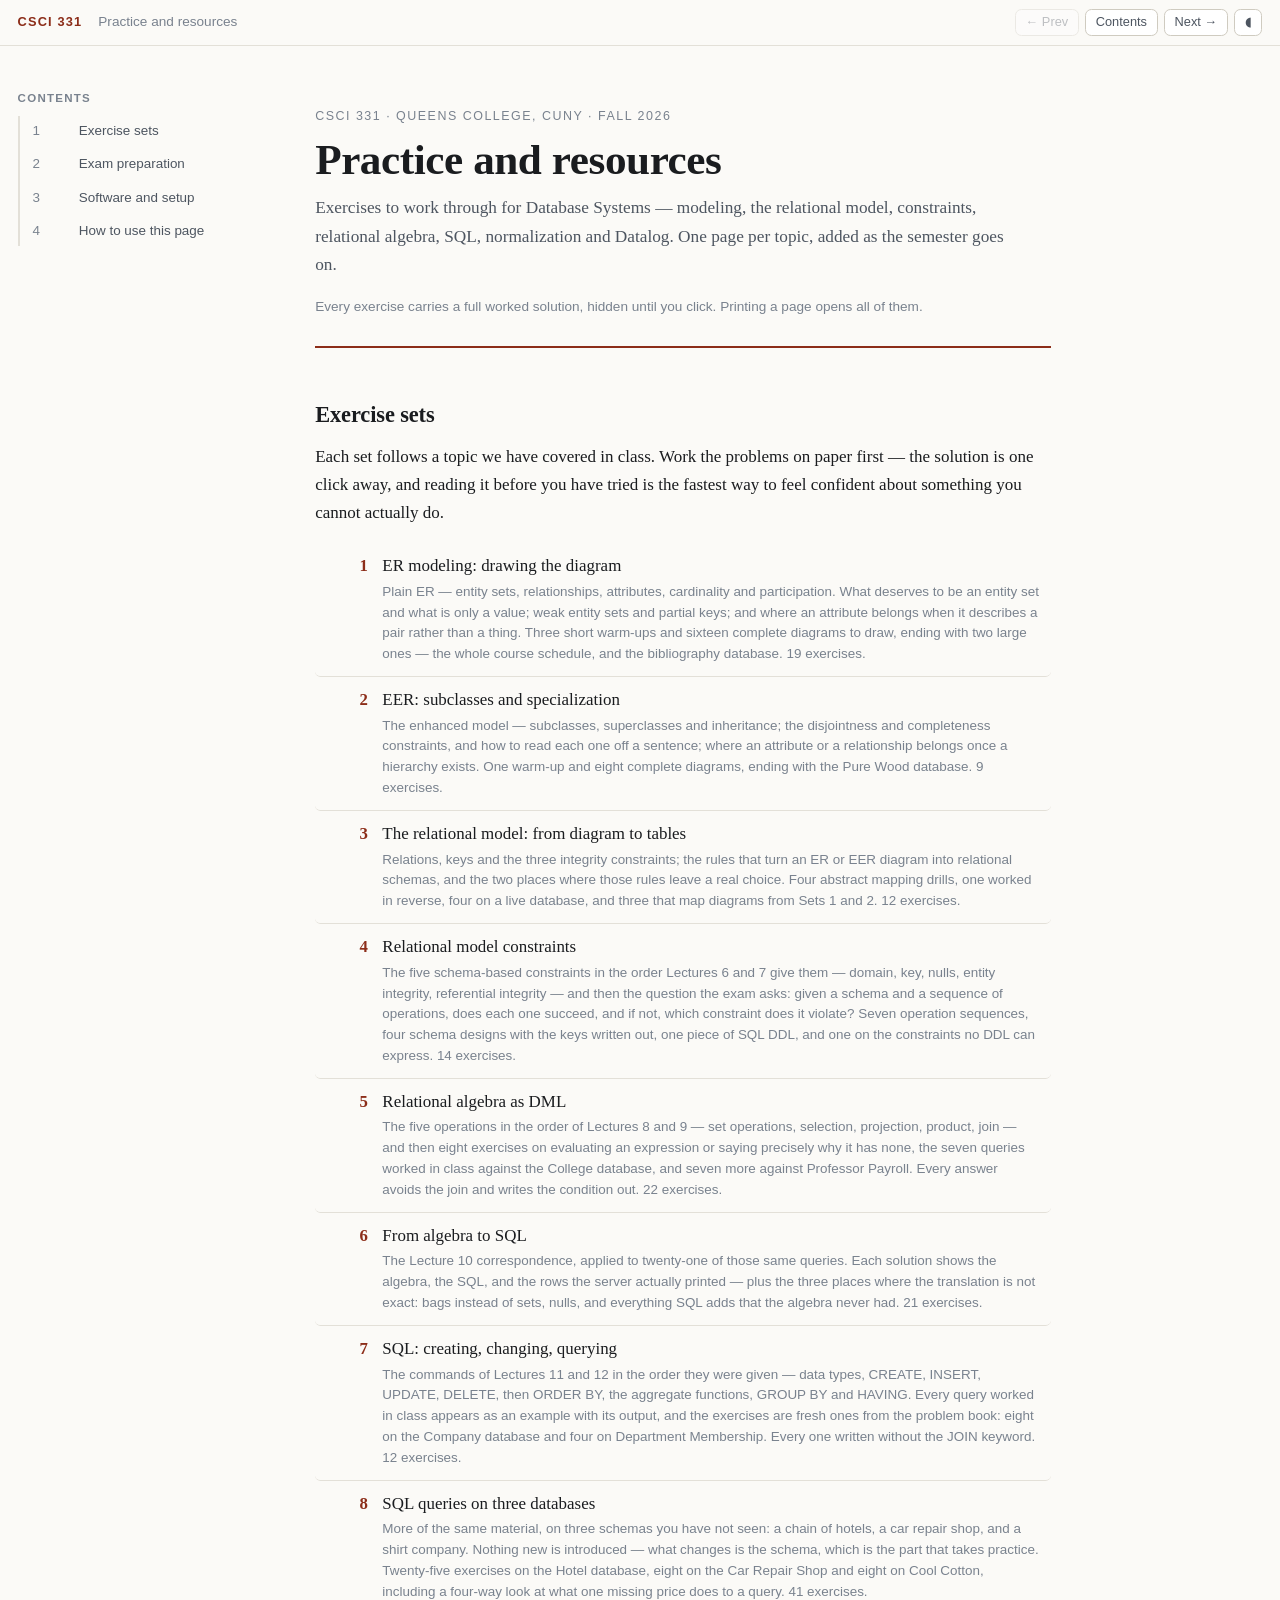
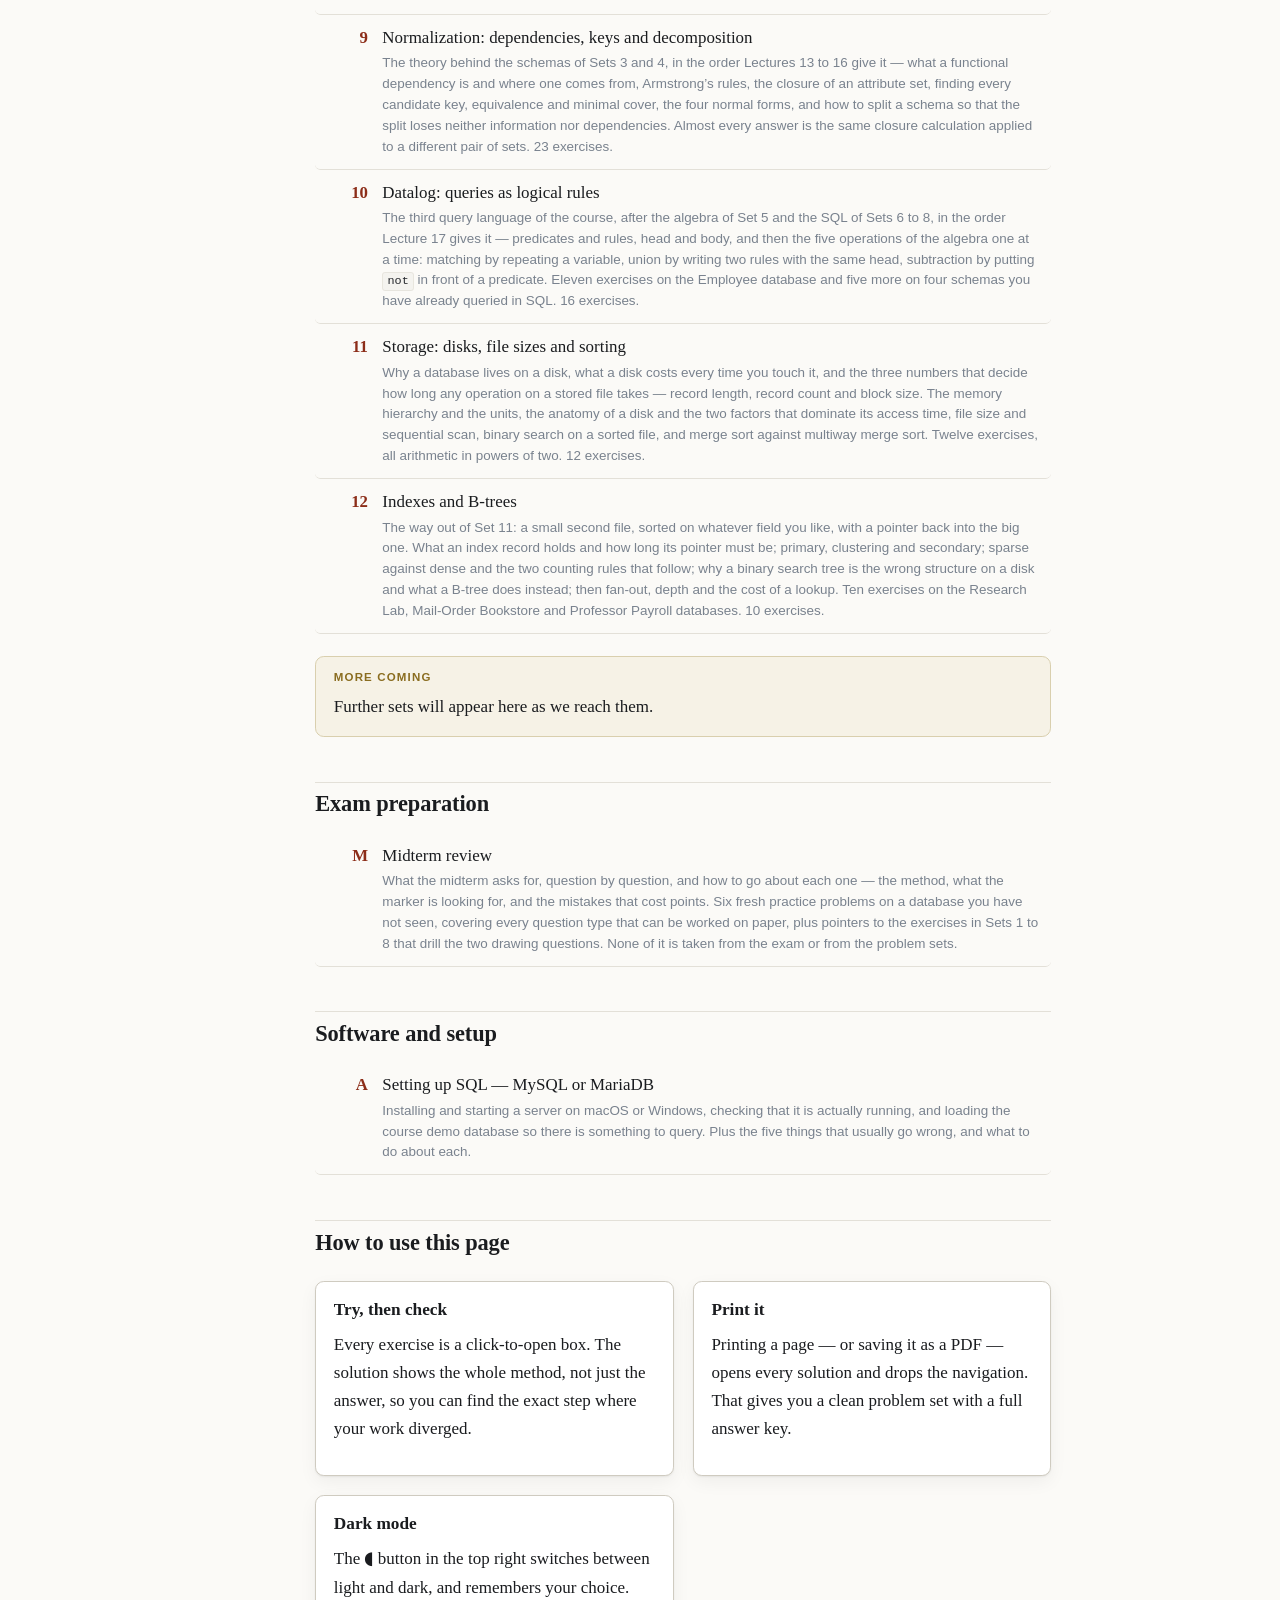
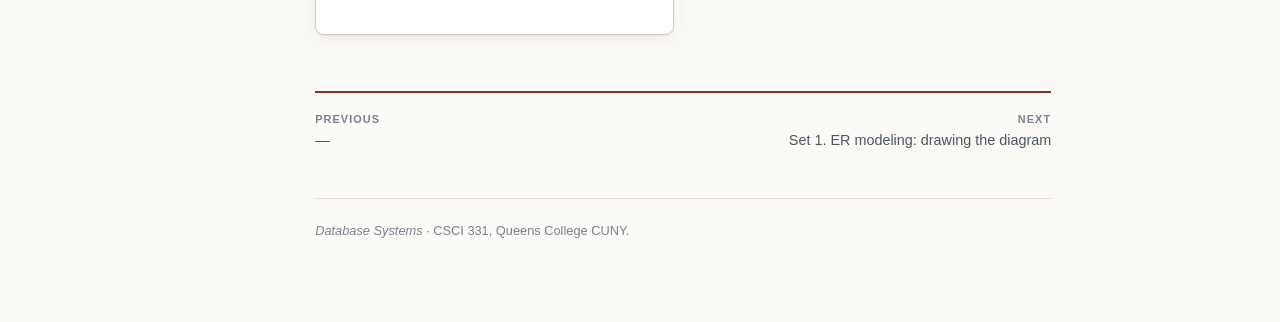
<file: index.html>
<!DOCTYPE html>
<html lang="en">
<head>
<meta charset="utf-8">
<meta name="viewport" content="width=device-width, initial-scale=1">
<title>CSCI 331 — Practice and resources</title>
<link rel="stylesheet" href="assets/style.css">
<script src="assets/notes.js" defer></script>
</head>
<body>
<header class="topbar"><div class="topbar-in">
  <a class="brand" href="index.html">CSCI 331</a>
  <span class="crumb">Practice and resources</span>
  <nav class="topnav">
    <a aria-disabled="true">&larr; Prev</a>
    <a href="index.html">Contents</a>
    <a href="ex-er.html">Next &rarr;</a>
    <button class="iconbtn" id="themebtn" type="button" title="Light / dark">&#9686;</button>
  </nav>
</div></header>
<div class="wrap">
  <aside class="toc"><p class="toc-title">Contents</p><ol>
    <li><a href="#exercises"><span class="t">1</span>Exercise sets</a></li>
    <li><a href="#exam"><span class="t">2</span>Exam preparation</a></li>
    <li><a href="#software"><span class="t">3</span>Software and setup</a></li>
    <li><a href="#how"><span class="t">4</span>How to use this page</a></li>
  </ol></aside>
  <main>

<div class="hero">
  <p class="hkick">CSCI 331 &middot; Queens College, CUNY &middot; Fall 2026</p>
  <h1>Practice and resources</h1>
  <p class="lede">Exercises to work through for Database Systems &mdash; modeling,
  the relational model, constraints, relational algebra, SQL, normalization and
  Datalog. One page per topic, added as the semester goes on.</p>
  <p class="hmeta">Every exercise carries a full worked solution, hidden until you
  click. Printing a page opens all of them.</p>
</div>

<h2 id="exercises">Exercise sets</h2>
<p>Each set follows a topic we have covered in class. Work the problems on paper
first &mdash; the solution is one click away, and reading it before you have tried
is the fastest way to feel confident about something you cannot actually do.</p>

<ol class="chlist">
  <li><a href="ex-er.html"><span class="cn">1</span><span class="ct">ER modeling: drawing the diagram<span class="cs">Plain ER &mdash; entity sets, relationships, attributes, cardinality and participation. What deserves to be an entity set and what is only a value; weak entity sets and partial keys; and where an attribute belongs when it describes a pair rather than a thing. Three short warm-ups and sixteen complete diagrams to draw, ending with two large ones &mdash; the whole course schedule, and the bibliography database. 19 exercises.</span></span></a></li>
  <li><a href="ex-eer.html"><span class="cn">2</span><span class="ct">EER: subclasses and specialization<span class="cs">The enhanced model &mdash; subclasses, superclasses and inheritance; the disjointness and completeness constraints, and how to read each one off a sentence; where an attribute or a relationship belongs once a hierarchy exists. One warm-up and eight complete diagrams, ending with the Pure Wood database. 9 exercises.</span></span></a></li>
  <li><a href="ex-rel.html"><span class="cn">3</span><span class="ct">The relational model: from diagram to tables<span class="cs">Relations, keys and the three integrity constraints; the rules that turn an ER or EER diagram into relational schemas, and the two places where those rules leave a real choice. Four abstract mapping drills, one worked in reverse, four on a live database, and three that map diagrams from Sets 1 and 2. 12 exercises.</span></span></a></li>
  <li><a href="ex-cons.html"><span class="cn">4</span><span class="ct">Relational model constraints<span class="cs">The five schema-based constraints in the order Lectures 6 and 7 give them &mdash; domain, key, nulls, entity integrity, referential integrity &mdash; and then the question the exam asks: given a schema and a sequence of operations, does each one succeed, and if not, which constraint does it violate? Seven operation sequences, four schema designs with the keys written out, one piece of SQL DDL, and one on the constraints no DDL can express. 14 exercises.</span></span></a></li>
  <li><a href="ex-ra.html"><span class="cn">5</span><span class="ct">Relational algebra as DML<span class="cs">The five operations in the order of Lectures 8 and 9 &mdash; set operations, selection, projection, product, join &mdash; and then eight exercises on evaluating an expression or saying precisely why it has none, the seven queries worked in class against the College database, and seven more against Professor Payroll. Every answer avoids the join and writes the condition out. 22 exercises.</span></span></a></li>
  <li><a href="ex-ra-sql.html"><span class="cn">6</span><span class="ct">From algebra to SQL<span class="cs">The Lecture 10 correspondence, applied to twenty-one of those same queries. Each solution shows the algebra, the SQL, and the rows the server actually printed &mdash; plus the three places where the translation is not exact: bags instead of sets, nulls, and everything SQL adds that the algebra never had. 21 exercises.</span></span></a></li>
  <li><a href="ex-sql.html"><span class="cn">7</span><span class="ct">SQL: creating, changing, querying<span class="cs">The commands of Lectures 11 and 12 in the order they were given &mdash; data types, CREATE, INSERT, UPDATE, DELETE, then ORDER BY, the aggregate functions, GROUP BY and HAVING. Every query worked in class appears as an example with its output, and the exercises are fresh ones from the problem book: eight on the Company database and four on Department Membership. Every one written without the JOIN keyword. 12 exercises.</span></span></a></li>
  <li><a href="ex-sql2.html"><span class="cn">8</span><span class="ct">SQL queries on three databases<span class="cs">More of the same material, on three schemas you have not seen: a chain of hotels, a car repair shop, and a shirt company. Nothing new is introduced &mdash; what changes is the schema, which is the part that takes practice. Twenty-five exercises on the Hotel database, eight on the Car Repair Shop and eight on Cool Cotton, including a four-way look at what one missing price does to a query. 41 exercises.</span></span></a></li>
  <li><a href="ex-norm.html"><span class="cn">9</span><span class="ct">Normalization: dependencies, keys and decomposition<span class="cs">The theory behind the schemas of Sets 3 and 4, in the order Lectures 13 to 16 give it &mdash; what a functional dependency is and where one comes from, Armstrong&rsquo;s rules, the closure of an attribute set, finding every candidate key, equivalence and minimal cover, the four normal forms, and how to split a schema so that the split loses neither information nor dependencies. Almost every answer is the same closure calculation applied to a different pair of sets. 23 exercises.</span></span></a></li>
  <li><a href="ex-datalog.html"><span class="cn">10</span><span class="ct">Datalog: queries as logical rules<span class="cs">The third query language of the course, after the algebra of Set 5 and the SQL of Sets 6 to 8, in the order Lecture 17 gives it &mdash; predicates and rules, head and body, and then the five operations of the algebra one at a time: matching by repeating a variable, union by writing two rules with the same head, subtraction by putting <code>not</code> in front of a predicate. Eleven exercises on the Employee database and five more on four schemas you have already queried in SQL. 16 exercises.</span></span></a></li>
  <li><a href="ex-storage.html"><span class="cn">11</span><span class="ct">Storage: disks, file sizes and sorting<span class="cs">Why a database lives on a disk, what a disk costs every time you touch it, and the three numbers that decide how long any operation on a stored file takes &mdash; record length, record count and block size. The memory hierarchy and the units, the anatomy of a disk and the two factors that dominate its access time, file size and sequential scan, binary search on a sorted file, and merge sort against multiway merge sort. Twelve exercises, all arithmetic in powers of two. 12 exercises.</span></span></a></li>
  <li><a href="ex-index.html"><span class="cn">12</span><span class="ct">Indexes and B-trees<span class="cs">The way out of Set 11: a small second file, sorted on whatever field you like, with a pointer back into the big one. What an index record holds and how long its pointer must be; primary, clustering and secondary; sparse against dense and the two counting rules that follow; why a binary search tree is the wrong structure on a disk and what a B-tree does instead; then fan-out, depth and the cost of a lookup. Ten exercises on the Research Lab, Mail-Order Bookstore and Professor Payroll databases. 10 exercises.</span></span></a></li>
</ol>

<div class="box note"><span class="bt">More coming</span>
<p>Further sets will appear here as we reach them.</p></div>

<h2 id="exam">Exam preparation</h2>
<ol class="chlist">
  <li><a href="ex-midterm.html"><span class="cn">M</span><span class="ct">Midterm review<span class="cs">What the midterm asks for, question by question, and how to go about each one &mdash; the method, what the marker is looking for, and the mistakes that cost points. Six fresh practice problems on a database you have not seen, covering every question type that can be worked on paper, plus pointers to the exercises in Sets 1 to 8 that drill the two drawing questions. None of it is taken from the exam or from the problem sets.</span></span></a></li>
</ol>

<h2 id="software">Software and setup</h2>
<ol class="chlist">
  <li><a href="setup-sql.html"><span class="cn">A</span><span class="ct">Setting up SQL &mdash; MySQL or MariaDB<span class="cs">Installing and starting a server on macOS or Windows, checking that it is actually running, and loading the course demo database so there is something to query. Plus the five things that usually go wrong, and what to do about each.</span></span></a></li>
</ol>

<h2 id="how">How to use this page</h2>
<div class="grid2">
  <div class="card"><h3>Try, then check</h3><p>Every exercise is a click-to-open box.
  The solution shows the whole method, not just the answer, so you can find the exact
  step where your work diverged.</p></div>
  <div class="card"><h3>Print it</h3><p>Printing a page &mdash; or saving it as a PDF
  &mdash; opens every solution and drops the navigation. That gives you a clean problem
  set with a full answer key.</p></div>
  <div class="card"><h3>Dark mode</h3><p>The <span class="term">&#9686;</span> button in
  the top right switches between light and dark, and remembers your choice.</p></div>
</div>

    <nav class="pagenav">
      <a class="prev" aria-disabled="true"><span>Previous</span>&mdash;</a>
      <a class="next" href="ex-er.html"><span>Next</span>Set 1. ER modeling: drawing the diagram</a>
    </nav>
    <footer class="site">
      <em>Database Systems</em> &middot; CSCI 331, Queens College CUNY.
    </footer>
  </main>
</div>
</body>
</html>
</file>
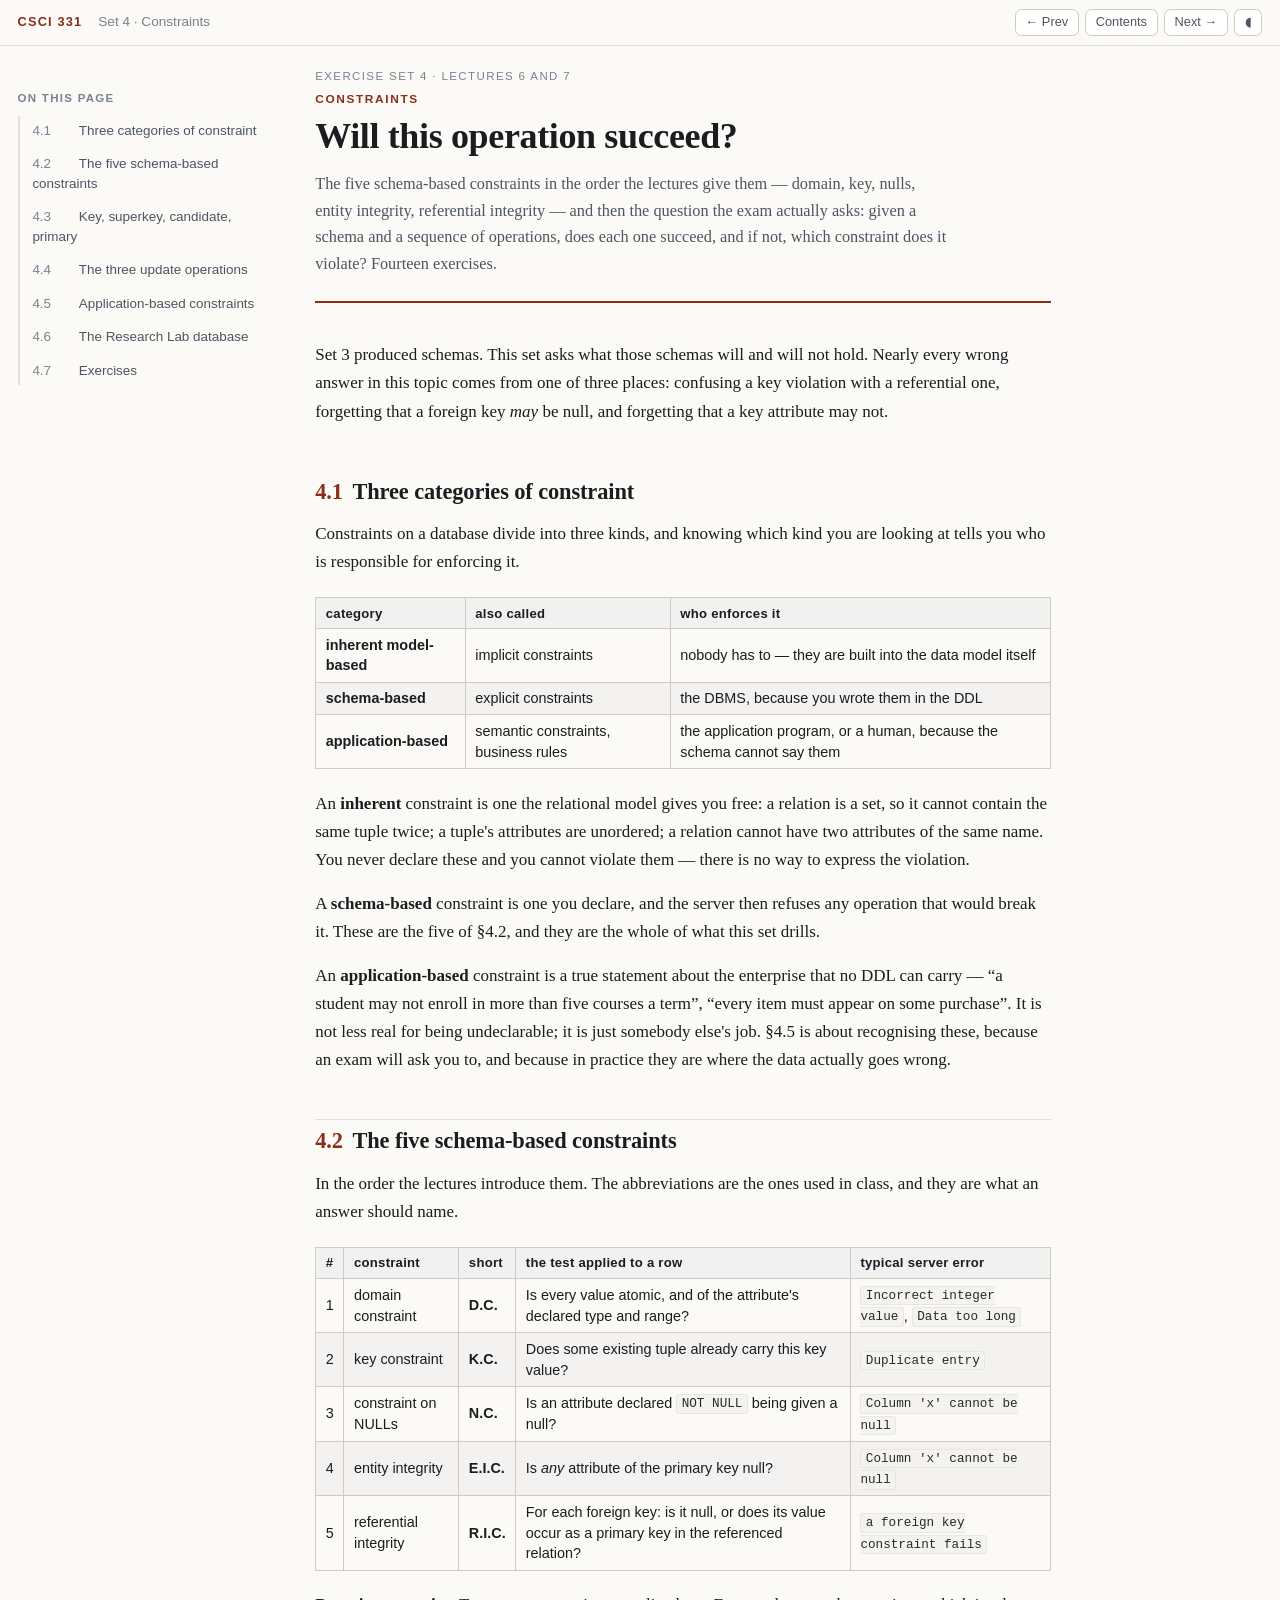
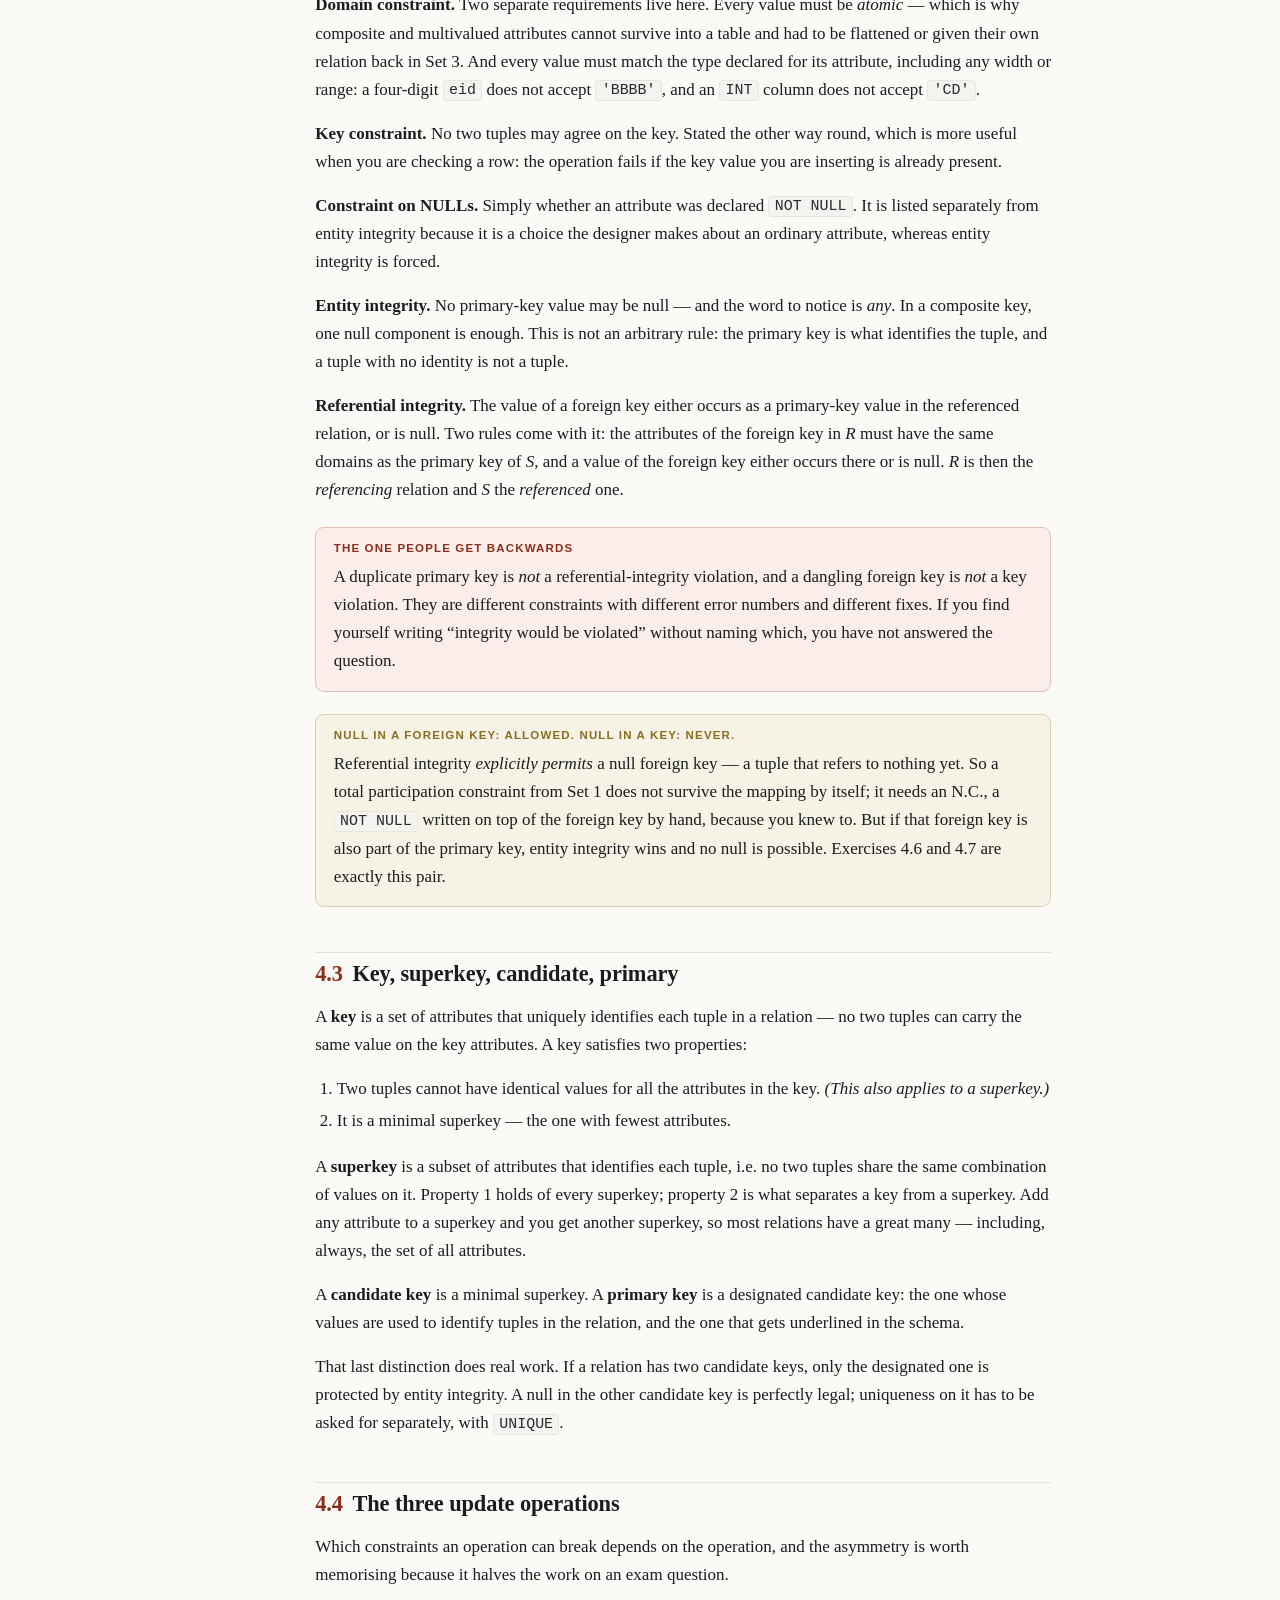
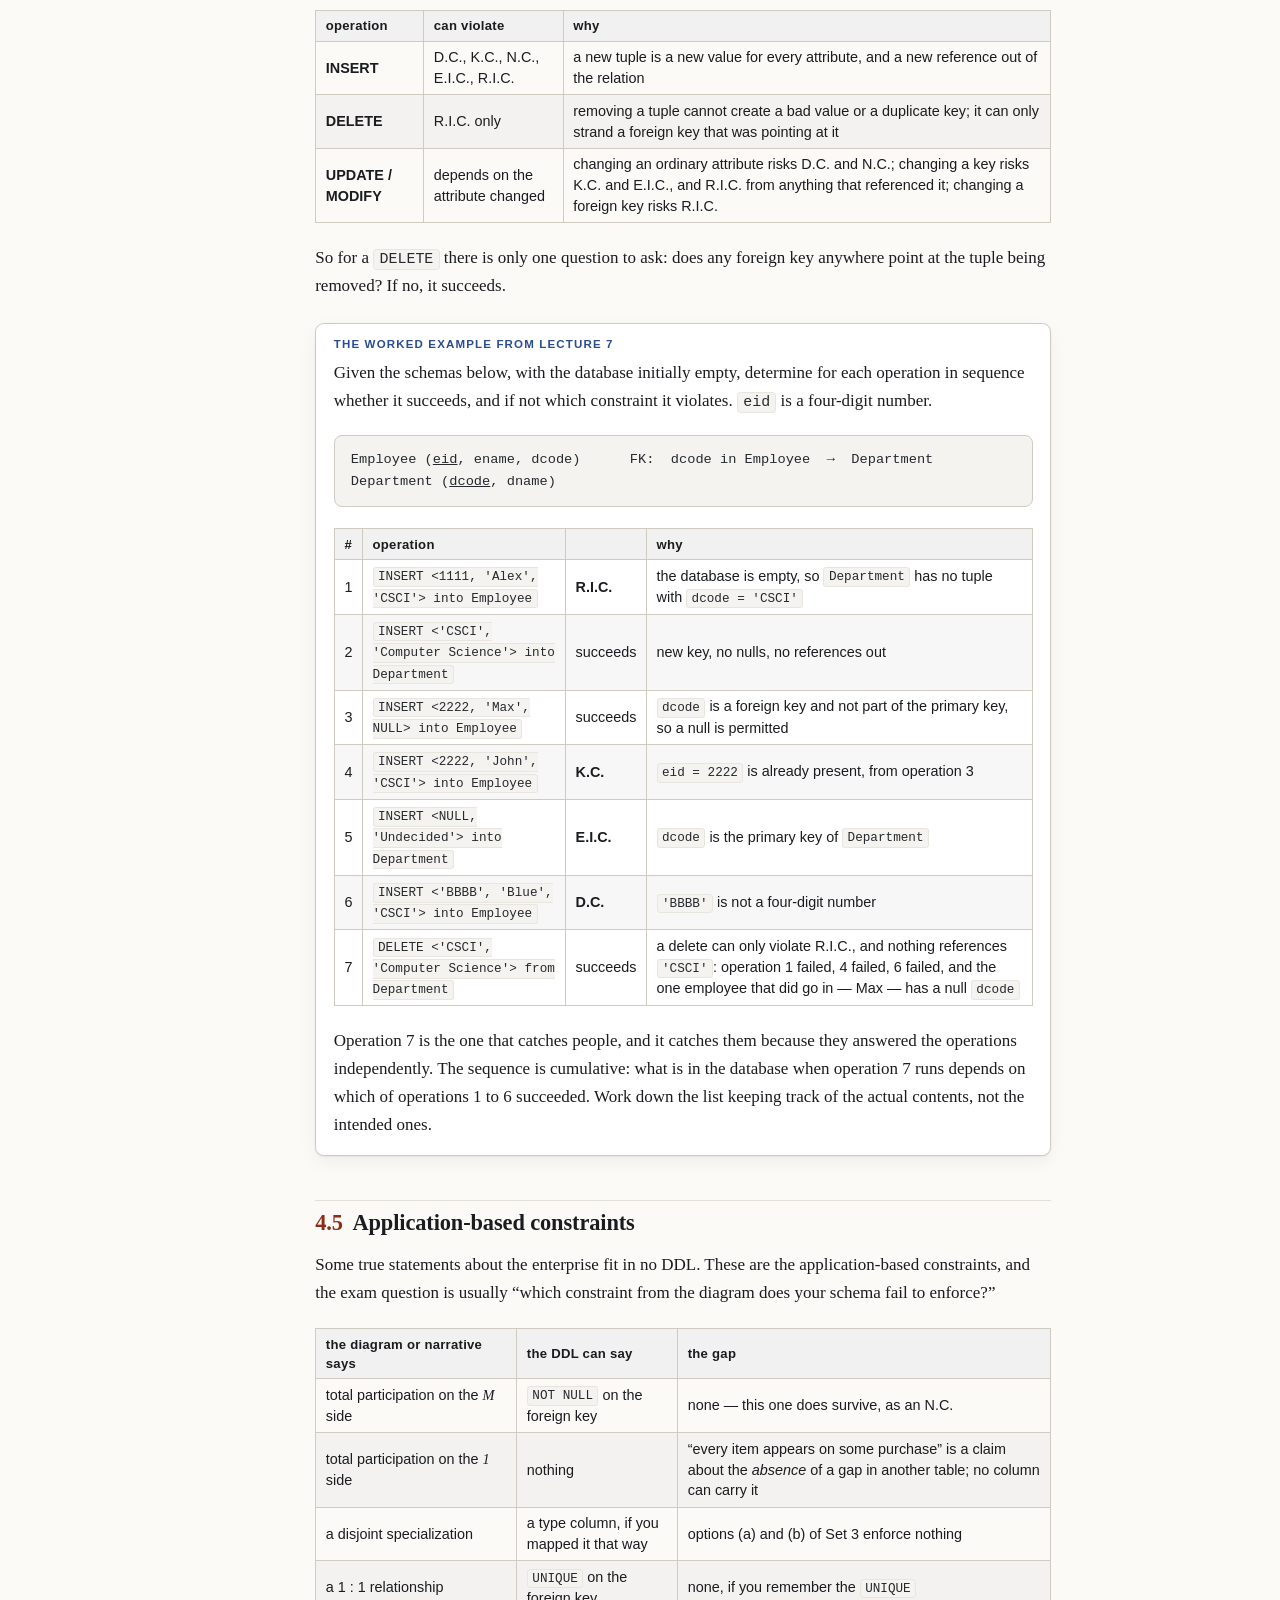
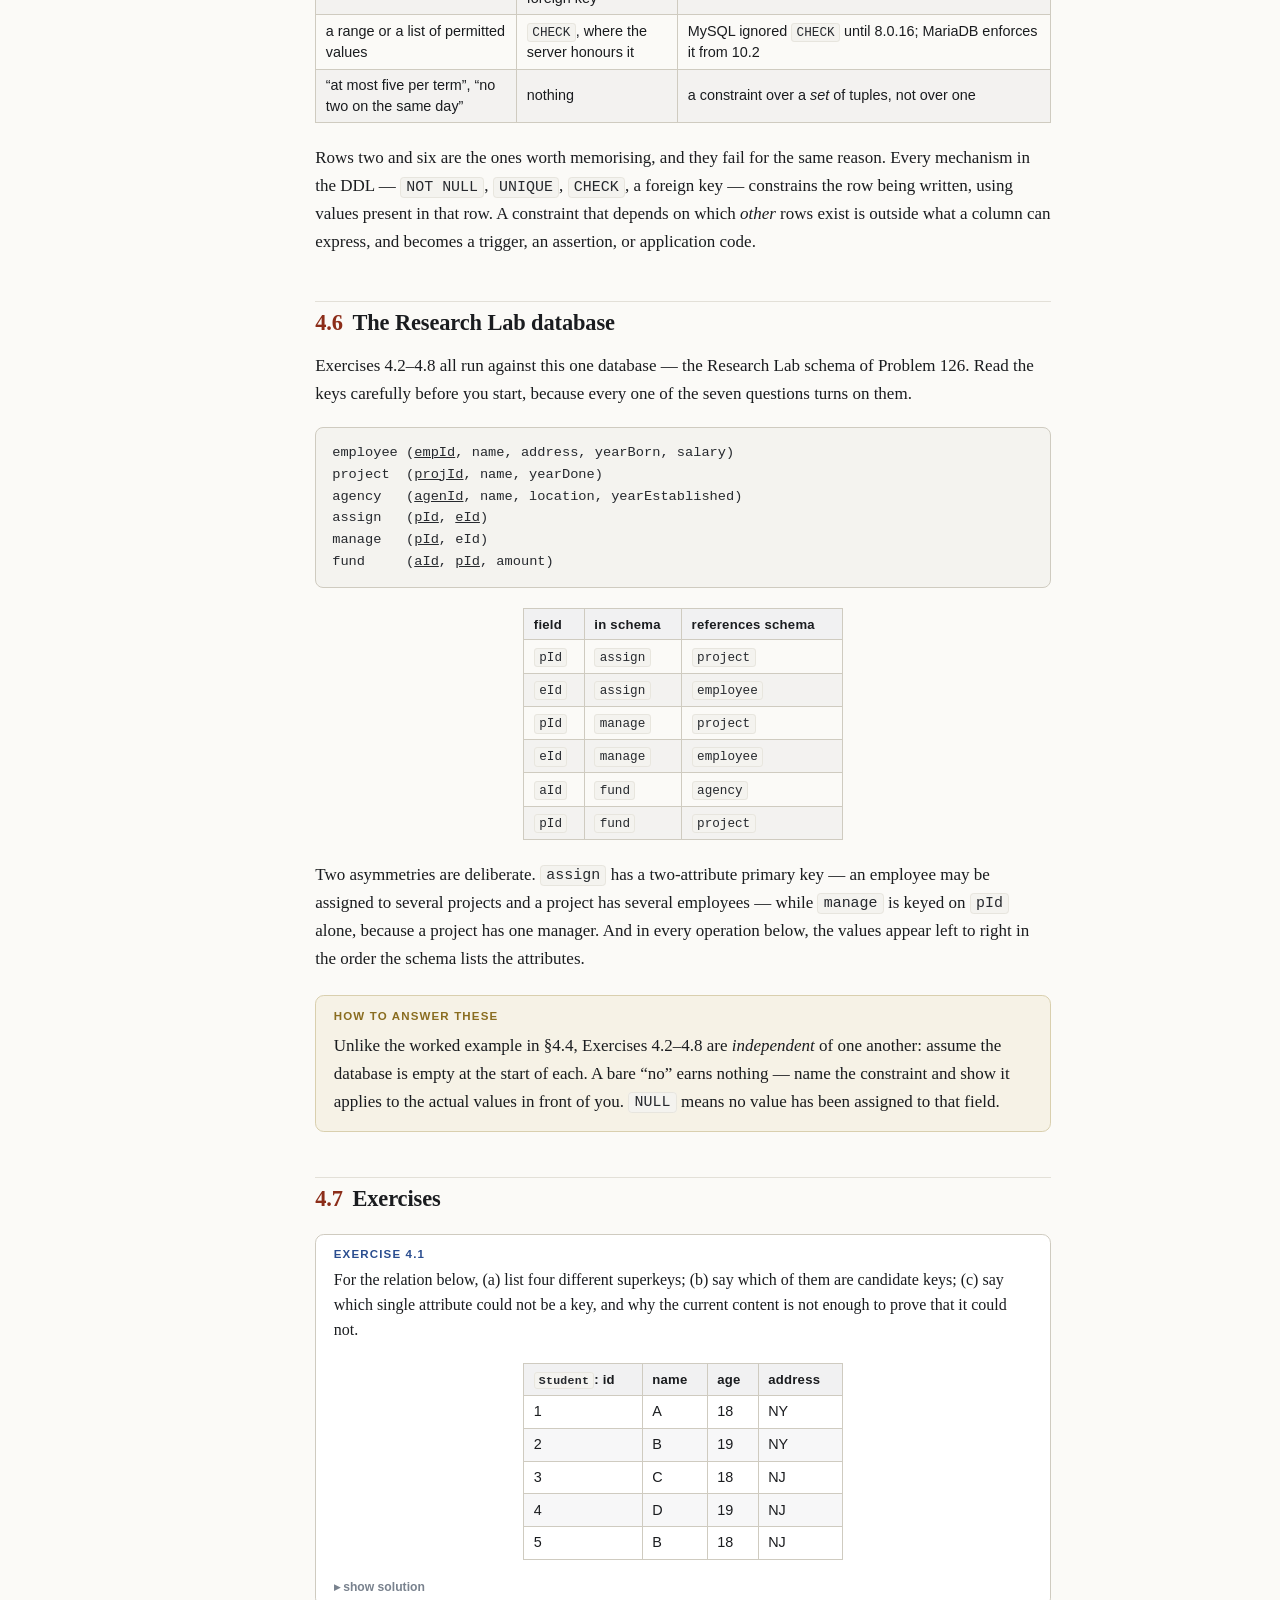
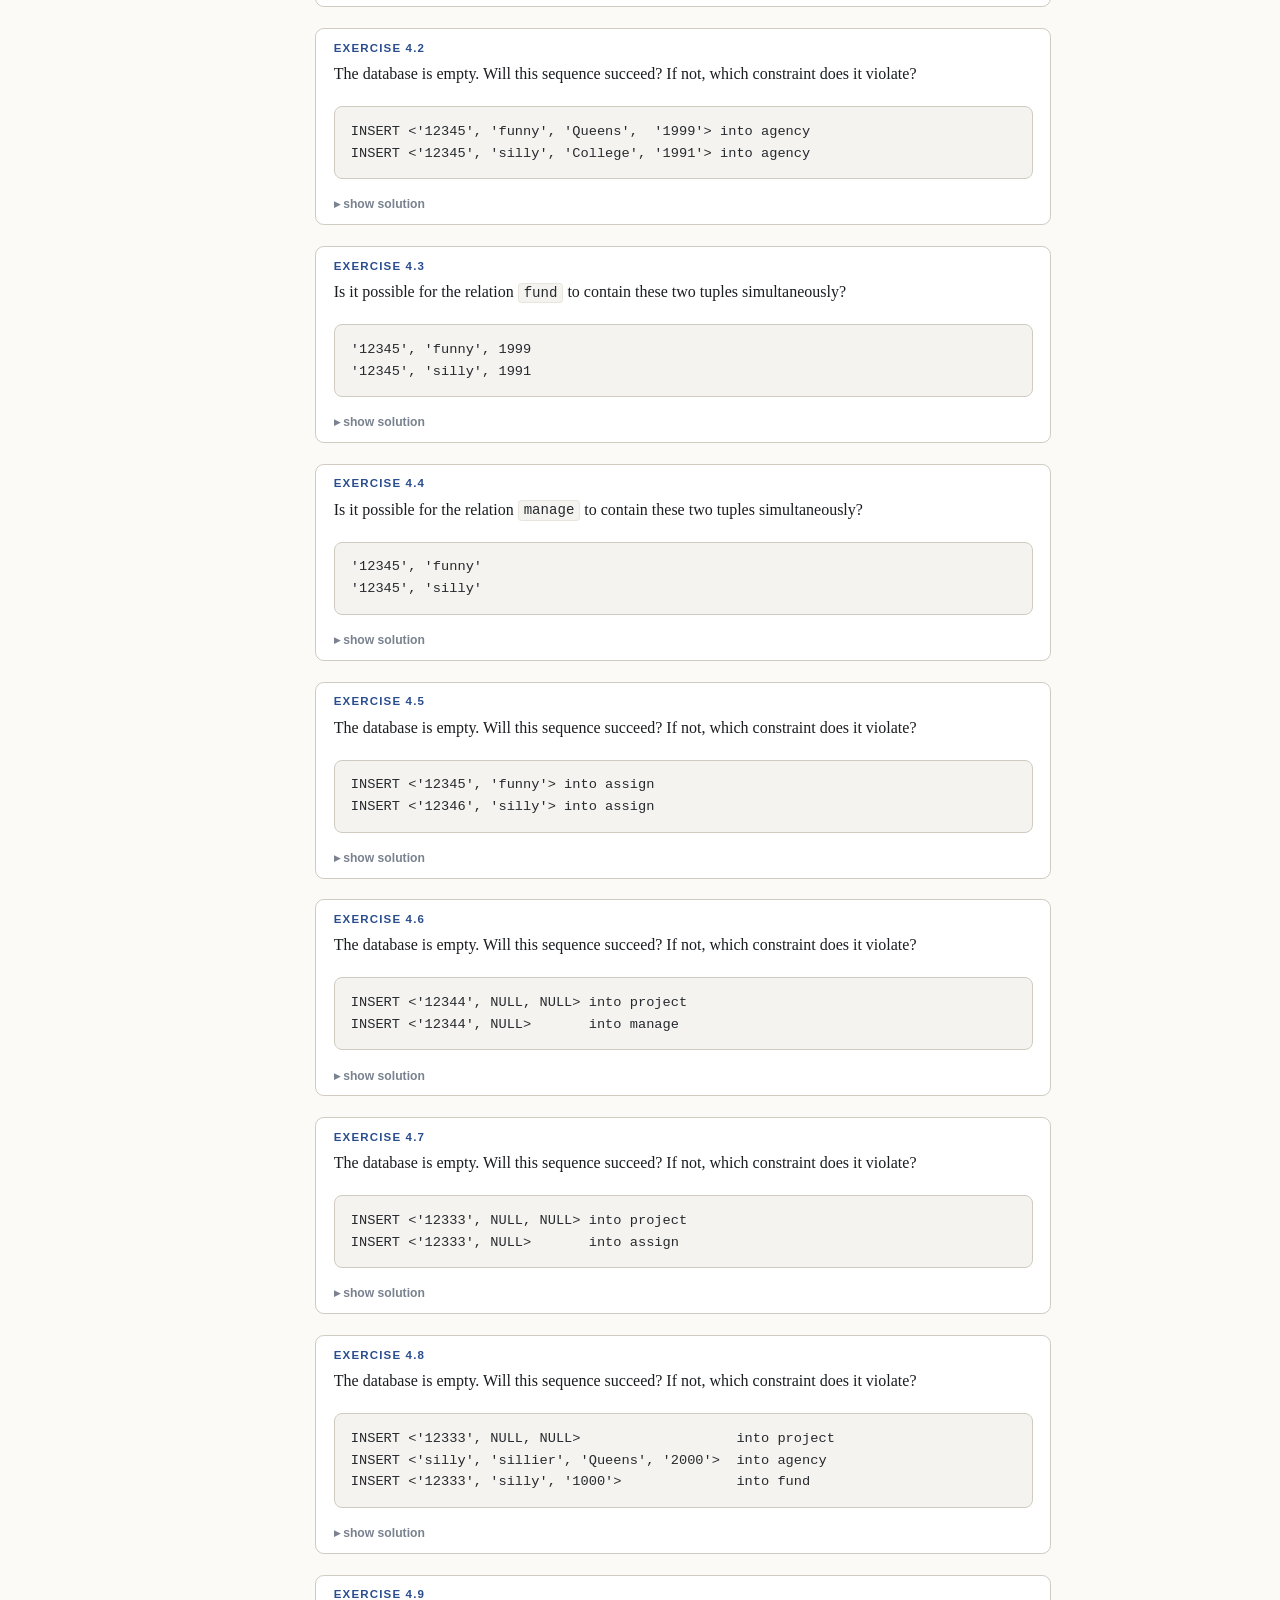
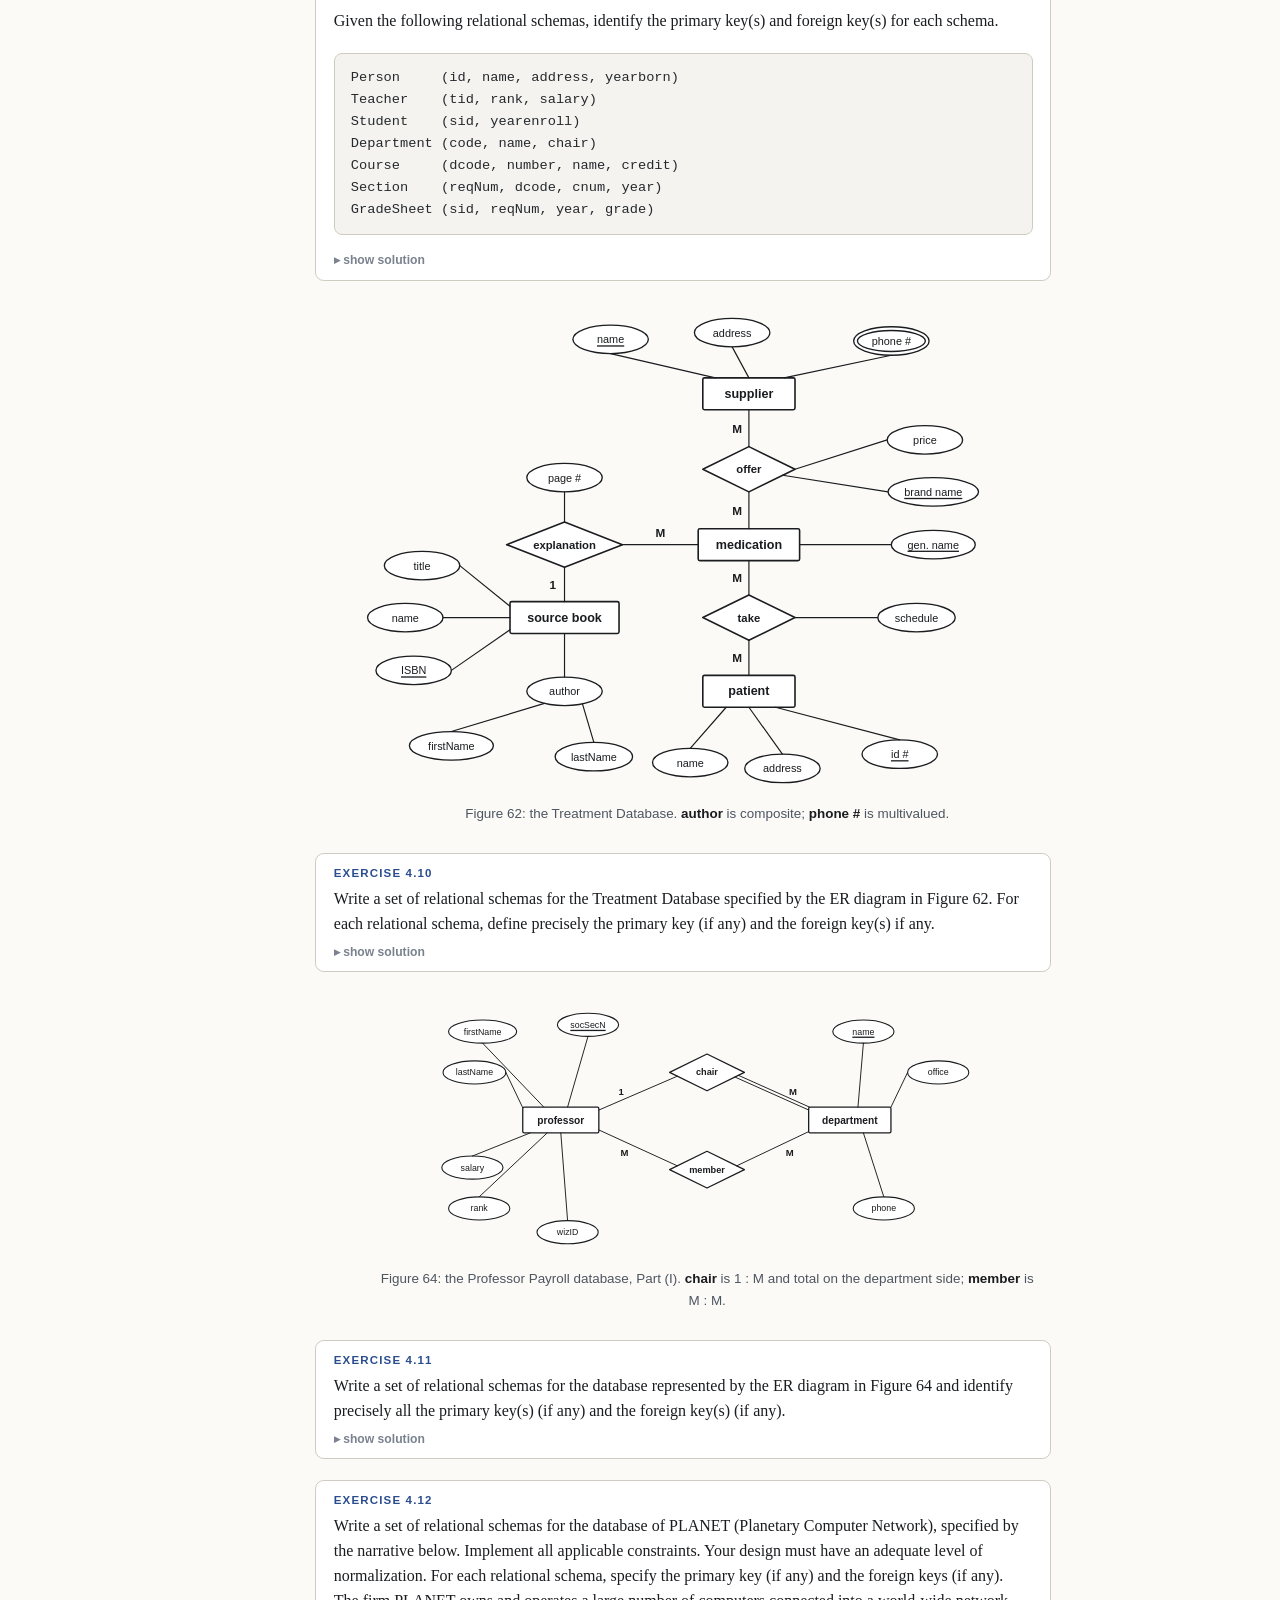
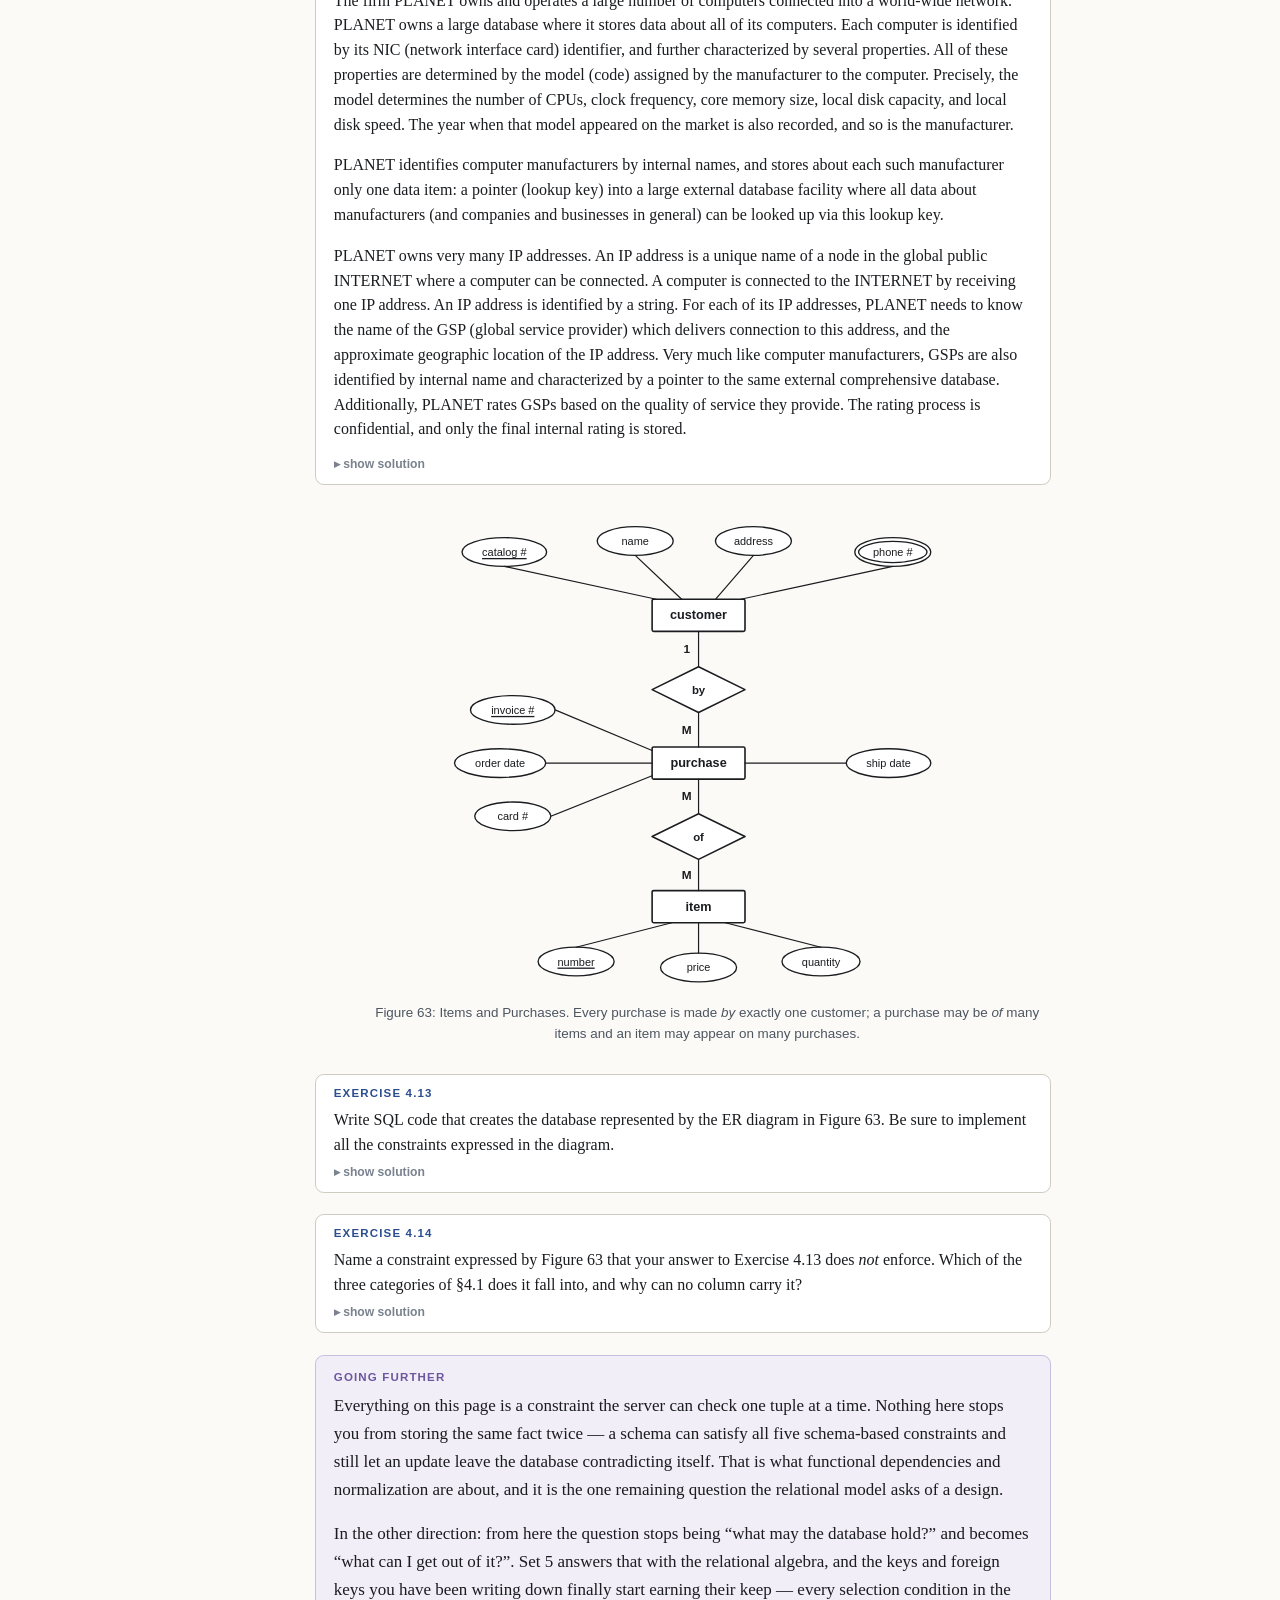
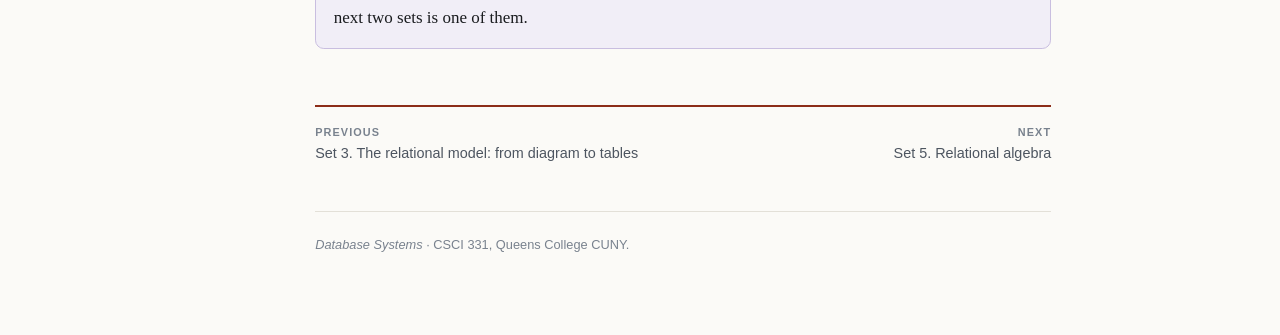
<file: ex-cons.html>
<!DOCTYPE html>
<html lang="en">
<head>
<meta charset="utf-8">
<meta name="viewport" content="width=device-width, initial-scale=1">
<title>Set 4 — Relational model constraints</title>
<link rel="stylesheet" href="assets/style.css">
<script src="assets/notes.js" defer></script>
</head>
<body>
<header class="topbar"><div class="topbar-in">
  <a class="brand" href="index.html">CSCI 331</a>
  <span class="crumb">Set 4 &middot; Constraints</span>
  <nav class="topnav">
    <a href="ex-rel.html">&larr; Prev</a>
    <a href="index.html">Contents</a>
    <a href="ex-ra.html">Next &rarr;</a>
    <button class="iconbtn" id="themebtn" type="button" title="Light / dark">&#9686;</button>
  </nav>
</div></header>
<div class="wrap">
  <aside class="toc"><p class="toc-title">On this page</p><ol>
    <li><a href="#categories"><span class="t">4.1</span>Three categories of constraint</a></li>
    <li><a href="#five"><span class="t">4.2</span>The five schema-based constraints</a></li>
    <li><a href="#keys"><span class="t">4.3</span>Key, superkey, candidate, primary</a></li>
    <li><a href="#ops"><span class="t">4.4</span>The three update operations</a></li>
    <li><a href="#app"><span class="t">4.5</span>Application-based constraints</a></li>
    <li><a href="#lab"><span class="t">4.6</span>The Research Lab database</a></li>
    <li><a href="#exercises"><span class="t">4.7</span>Exercises</a></li>
  </ol></aside>
  <main>

<div class="chhead">
  <span class="chpart">Exercise set 4 &middot; Lectures 6 and 7</span>
  <span class="chnum">Constraints</span>
  <h1>Will this operation succeed?</h1>
  <p class="chsum">The five schema-based constraints in the order the lectures
  give them &mdash; domain, key, nulls, entity integrity, referential integrity
  &mdash; and then the question the exam actually asks: given a schema and a
  sequence of operations, does each one succeed, and if not, which constraint
  does it violate? Fourteen exercises.</p>
</div>

<p>Set 3 produced schemas. This set asks what those schemas will and will not
hold. Nearly every wrong answer in this topic comes from one of three places:
confusing a key violation with a referential one, forgetting that a foreign key
<em>may</em> be null, and forgetting that a key attribute may not.</p>


<h2 id="categories"><span class="secnum">4.1</span>Three categories of constraint</h2>

<p>Constraints on a database divide into three kinds, and knowing which kind you
are looking at tells you who is responsible for enforcing it.</p>

<div class="tablewrap"><table>
<thead><tr><th>category</th><th>also called</th><th>who enforces it</th></tr></thead>
<tbody>
<tr><td><strong>inherent model-based</strong></td><td>implicit constraints</td><td>nobody has to &mdash; they are built into the data model itself</td></tr>
<tr><td><strong>schema-based</strong></td><td>explicit constraints</td><td>the DBMS, because you wrote them in the DDL</td></tr>
<tr><td><strong>application-based</strong></td><td>semantic constraints, business rules</td><td>the application program, or a human, because the schema cannot say them</td></tr>
</tbody></table></div>

<p>An <strong>inherent</strong> constraint is one the relational model gives you
free: a relation is a set, so it cannot contain the same tuple twice; a tuple's
attributes are unordered; a relation cannot have two attributes of the same
name. You never declare these and you cannot violate them &mdash; there is no
way to express the violation.</p>

<p>A <strong>schema-based</strong> constraint is one you declare, and the server
then refuses any operation that would break it. These are the five of
&sect;4.2, and they are the whole of what this set drills.</p>

<p>An <strong>application-based</strong> constraint is a true statement about the
enterprise that no DDL can carry &mdash; &ldquo;a student may not enroll in more
than five courses a term&rdquo;, &ldquo;every item must appear on some
purchase&rdquo;. It is not less real for being undeclarable; it is just
somebody else's job. &sect;4.5 is about recognising these, because an exam will
ask you to, and because in practice they are where the data actually goes
wrong.</p>

<h2 id="five"><span class="secnum">4.2</span>The five schema-based constraints</h2>

<p>In the order the lectures introduce them. The abbreviations are the ones used
in class, and they are what an answer should name.</p>

<div class="tablewrap"><table>
<thead><tr><th>#</th><th>constraint</th><th>short</th><th>the test applied to a row</th><th>typical server error</th></tr></thead>
<tbody>
<tr><td>1</td><td>domain constraint</td><td><strong>D.C.</strong></td><td>Is every value atomic, and of the attribute's declared type and range?</td><td><code>Incorrect integer value</code>, <code>Data too long</code></td></tr>
<tr><td>2</td><td>key constraint</td><td><strong>K.C.</strong></td><td>Does some existing tuple already carry this key value?</td><td><code>Duplicate entry</code></td></tr>
<tr><td>3</td><td>constraint on NULLs</td><td><strong>N.C.</strong></td><td>Is an attribute declared <code>NOT NULL</code> being given a null?</td><td><code>Column 'x' cannot be null</code></td></tr>
<tr><td>4</td><td>entity integrity</td><td><strong>E.I.C.</strong></td><td>Is <em>any</em> attribute of the primary key null?</td><td><code>Column 'x' cannot be null</code></td></tr>
<tr><td>5</td><td>referential integrity</td><td><strong>R.I.C.</strong></td><td>For each foreign key: is it null, or does its value occur as a primary key in the referenced relation?</td><td><code>a foreign key constraint fails</code></td></tr>
</tbody></table></div>

<p><strong>Domain constraint.</strong> Two separate requirements live here. Every
value must be <em>atomic</em> &mdash; which is why composite and multivalued
attributes cannot survive into a table and had to be flattened or given their
own relation back in Set 3. And every value must match the type declared for its
attribute, including any width or range: a four-digit <code>eid</code> does not
accept <code>'BBBB'</code>, and an <code>INT</code> column does not accept
<code>'CD'</code>.</p>

<p><strong>Key constraint.</strong> No two tuples may agree on the key. Stated
the other way round, which is more useful when you are checking a row: the
operation fails if the key value you are inserting is already present.</p>

<p><strong>Constraint on NULLs.</strong> Simply whether an attribute was
declared <code>NOT NULL</code>. It is listed separately from entity integrity
because it is a choice the designer makes about an ordinary attribute, whereas
entity integrity is forced.</p>

<p><strong>Entity integrity.</strong> No primary-key value may be null &mdash;
and the word to notice is <em>any</em>. In a composite key, one null component
is enough. This is not an arbitrary rule: the primary key is what identifies the
tuple, and a tuple with no identity is not a tuple.</p>

<p><strong>Referential integrity.</strong> The value of a foreign key either
occurs as a primary-key value in the referenced relation, or is null. Two rules
come with it: the attributes of the foreign key in <var>R</var> must have the
same domains as the primary key of <var>S</var>, and a value of the foreign key
either occurs there or is null. <var>R</var> is then the <em>referencing</em>
relation and <var>S</var> the <em>referenced</em> one.</p>

<div class="box warn"><span class="bt">The one people get backwards</span>
<p>A duplicate primary key is <em>not</em> a referential-integrity violation,
and a dangling foreign key is <em>not</em> a key violation. They are different
constraints with different error numbers and different fixes. If you find
yourself writing &ldquo;integrity would be violated&rdquo; without naming which,
you have not answered the question.</p></div>

<div class="box note"><span class="bt">Null in a foreign key: allowed. Null in a key: never.</span>
<p>Referential integrity <em>explicitly permits</em> a null foreign key &mdash;
a tuple that refers to nothing yet. So a total participation constraint from Set
1 does not survive the mapping by itself; it needs an N.C., a
<code>NOT NULL</code> written on top of the foreign key by hand, because you
knew to. But if that foreign key is also part of the primary key, entity
integrity wins and no null is possible. Exercises 4.6 and 4.7 are exactly this
pair.</p></div>

<h2 id="keys"><span class="secnum">4.3</span>Key, superkey, candidate, primary</h2>

<p>A <strong>key</strong> is a set of attributes that uniquely identifies each
tuple in a relation &mdash; no two tuples can carry the same value on the key
attributes. A key satisfies two properties:</p>

<ol>
<li>Two tuples cannot have identical values for all the attributes in the key.
<em>(This also applies to a superkey.)</em></li>
<li>It is a minimal superkey &mdash; the one with fewest attributes.</li>
</ol>

<p>A <strong>superkey</strong> is a subset of attributes that identifies each
tuple, i.e. no two tuples share the same combination of values on it. Property 1
holds of every superkey; property 2 is what separates a key from a superkey. Add
any attribute to a superkey and you get another superkey, so most relations have
a great many &mdash; including, always, the set of all attributes.</p>

<p>A <strong>candidate key</strong> is a minimal superkey. A
<strong>primary key</strong> is a designated candidate key: the one whose values
are used to identify tuples in the relation, and the one that gets underlined in
the schema.</p>

<p>That last distinction does real work. If a relation has two candidate keys,
only the designated one is protected by entity integrity. A null in the other
candidate key is perfectly legal; uniqueness on it has to be asked for
separately, with <code>UNIQUE</code>.</p>

<h2 id="ops"><span class="secnum">4.4</span>The three update operations</h2>

<p>Which constraints an operation can break depends on the operation, and the
asymmetry is worth memorising because it halves the work on an exam question.</p>

<div class="tablewrap"><table>
<thead><tr><th>operation</th><th>can violate</th><th>why</th></tr></thead>
<tbody>
<tr><td><strong>INSERT</strong></td><td>D.C., K.C., N.C., E.I.C., R.I.C.</td><td>a new tuple is a new value for every attribute, and a new reference out of the relation</td></tr>
<tr><td><strong>DELETE</strong></td><td>R.I.C. only</td><td>removing a tuple cannot create a bad value or a duplicate key; it can only strand a foreign key that was pointing at it</td></tr>
<tr><td><strong>UPDATE / MODIFY</strong></td><td>depends on the attribute changed</td><td>changing an ordinary attribute risks D.C. and N.C.; changing a key risks K.C. and E.I.C., and R.I.C. from anything that referenced it; changing a foreign key risks R.I.C.</td></tr>
</tbody></table></div>

<p>So for a <code>DELETE</code> there is only one question to ask: does any
foreign key anywhere point at the tuple being removed? If no, it succeeds.</p>

<div class="box worked"><span class="bt">The worked example from Lecture 7</span>
<p>Given the schemas below, with the database initially empty, determine for
each operation in sequence whether it succeeds, and if not which constraint it
violates. <code>eid</code> is a four-digit number.</p>
<pre>Employee (<u>eid</u>, ename, dcode)      FK:  dcode in Employee  &rarr;  Department
Department (<u>dcode</u>, dname)</pre>
<div class="tablewrap"><table>
<thead><tr><th>#</th><th>operation</th><th></th><th>why</th></tr></thead>
<tbody>
<tr><td>1</td><td><code>INSERT &lt;1111, 'Alex', 'CSCI'&gt; into Employee</code></td><td><strong>R.I.C.</strong></td><td>the database is empty, so <code>Department</code> has no tuple with <code>dcode = 'CSCI'</code></td></tr>
<tr><td>2</td><td><code>INSERT &lt;'CSCI', 'Computer Science'&gt; into Department</code></td><td>succeeds</td><td>new key, no nulls, no references out</td></tr>
<tr><td>3</td><td><code>INSERT &lt;2222, 'Max', NULL&gt; into Employee</code></td><td>succeeds</td><td><code>dcode</code> is a foreign key and not part of the primary key, so a null is permitted</td></tr>
<tr><td>4</td><td><code>INSERT &lt;2222, 'John', 'CSCI'&gt; into Employee</code></td><td><strong>K.C.</strong></td><td><code>eid = 2222</code> is already present, from operation 3</td></tr>
<tr><td>5</td><td><code>INSERT &lt;NULL, 'Undecided'&gt; into Department</code></td><td><strong>E.I.C.</strong></td><td><code>dcode</code> is the primary key of <code>Department</code></td></tr>
<tr><td>6</td><td><code>INSERT &lt;'BBBB', 'Blue', 'CSCI'&gt; into Employee</code></td><td><strong>D.C.</strong></td><td><code>'BBBB'</code> is not a four-digit number</td></tr>
<tr><td>7</td><td><code>DELETE &lt;'CSCI', 'Computer Science'&gt; from Department</code></td><td>succeeds</td><td>a delete can only violate R.I.C., and nothing references <code>'CSCI'</code>: operation 1 failed, 4 failed, 6 failed, and the one employee that did go in &mdash; Max &mdash; has a null <code>dcode</code></td></tr>
</tbody></table></div>
<p>Operation 7 is the one that catches people, and it catches them because they
answered the operations independently. The sequence is cumulative: what is in
the database when operation 7 runs depends on which of operations 1 to 6
succeeded. Work down the list keeping track of the actual contents, not the
intended ones.</p></div>

<h2 id="app"><span class="secnum">4.5</span>Application-based constraints</h2>

<p>Some true statements about the enterprise fit in no DDL. These are the
application-based constraints, and the exam question is usually
&ldquo;which constraint from the diagram does your schema fail to
enforce?&rdquo;</p>

<div class="tablewrap"><table>
<thead><tr><th>the diagram or narrative says</th><th>the DDL can say</th><th>the gap</th></tr></thead>
<tbody>
<tr><td>total participation on the <var>M</var> side</td><td><code>NOT NULL</code> on the foreign key</td><td>none &mdash; this one does survive, as an N.C.</td></tr>
<tr><td>total participation on the <var>1</var> side</td><td>nothing</td><td>&ldquo;every item appears on some purchase&rdquo; is a claim about the <em>absence</em> of a gap in another table; no column can carry it</td></tr>
<tr><td>a disjoint specialization</td><td>a type column, if you mapped it that way</td><td>options (a) and (b) of Set 3 enforce nothing</td></tr>
<tr><td>a 1&nbsp;:&nbsp;1 relationship</td><td><code>UNIQUE</code> on the foreign key</td><td>none, if you remember the <code>UNIQUE</code></td></tr>
<tr><td>a range or a list of permitted values</td><td><code>CHECK</code>, where the server honours it</td><td>MySQL ignored <code>CHECK</code> until 8.0.16; MariaDB enforces it from 10.2</td></tr>
<tr><td>&ldquo;at most five per term&rdquo;, &ldquo;no two on the same day&rdquo;</td><td>nothing</td><td>a constraint over a <em>set</em> of tuples, not over one</td></tr>
</tbody></table></div>

<p>Rows two and six are the ones worth memorising, and they fail for the same
reason. Every mechanism in the DDL &mdash; <code>NOT NULL</code>,
<code>UNIQUE</code>, <code>CHECK</code>, a foreign key &mdash; constrains the
row being written, using values present in that row. A constraint that depends
on which <em>other</em> rows exist is outside what a column can express, and
becomes a trigger, an assertion, or application code.</p>

<h2 id="lab"><span class="secnum">4.6</span>The Research Lab database</h2>

<p>Exercises 4.2&ndash;4.8 all run against this one database &mdash; the
Research Lab schema of Problem 126. Read the keys carefully before you start,
because every one of the seven questions turns on them.</p>

<pre>employee (<u>empId</u>, name, address, yearBorn, salary)
project  (<u>projId</u>, name, yearDone)
agency   (<u>agenId</u>, name, location, yearEstablished)
assign   (<u>pId</u>, <u>eId</u>)
manage   (<u>pId</u>, eId)
fund     (<u>aId</u>, <u>pId</u>, amount)</pre>

<div class="tablewrap"><table>
<thead><tr><th>field</th><th>in schema</th><th>references schema</th></tr></thead>
<tbody>
<tr><td><code>pId</code></td><td><code>assign</code></td><td><code>project</code></td></tr>
<tr><td><code>eId</code></td><td><code>assign</code></td><td><code>employee</code></td></tr>
<tr><td><code>pId</code></td><td><code>manage</code></td><td><code>project</code></td></tr>
<tr><td><code>eId</code></td><td><code>manage</code></td><td><code>employee</code></td></tr>
<tr><td><code>aId</code></td><td><code>fund</code></td><td><code>agency</code></td></tr>
<tr><td><code>pId</code></td><td><code>fund</code></td><td><code>project</code></td></tr>
</tbody></table></div>

<p>Two asymmetries are deliberate. <code>assign</code> has a two-attribute
primary key &mdash; an employee may be assigned to several projects and a
project has several employees &mdash; while <code>manage</code> is keyed on
<code>pId</code> alone, because a project has one manager. And in every operation
below, the values appear left to right in the order the schema lists the
attributes.</p>

<div class="box note"><span class="bt">How to answer these</span>
<p>Unlike the worked example in &sect;4.4, Exercises 4.2&ndash;4.8 are
<em>independent</em> of one another: assume the database is empty at the start of
each. A bare &ldquo;no&rdquo; earns nothing &mdash; name the constraint and show
it applies to the actual values in front of you. <code>NULL</code> means no
value has been assigned to that field.</p></div>

<h2 id="exercises"><span class="secnum">4.7</span>Exercises</h2>

<details class="prob"><summary data-label="Exercise 4.1">For the relation below, (a) list four different superkeys; (b) say which of them are candidate keys; (c) say which single attribute could not be a key, and why the current content is not enough to prove that it could not.
<div class="tablewrap"><table>
<thead><tr><th><code>Student</code>: id</th><th>name</th><th>age</th><th>address</th></tr></thead>
<tbody>
<tr><td>1</td><td>A</td><td>18</td><td>NY</td></tr>
<tr><td>2</td><td>B</td><td>19</td><td>NY</td></tr>
<tr><td>3</td><td>C</td><td>18</td><td>NJ</td></tr>
<tr><td>4</td><td>D</td><td>19</td><td>NJ</td></tr>
<tr><td>5</td><td>B</td><td>18</td><td>NJ</td></tr>
</tbody></table></div></summary><div class="sol">
<div class="box note"><span class="bt">From the lecture</span>
<p>This is the <code>Student</code> table of Lecture 6, with the questions
written out.</p></div>
<p><strong>(a) Four superkeys.</strong> <code>{id}</code>,
<code>{id, name}</code>, <code>{name, age, address}</code>,
<code>{id, name, age, address}</code>. Any set containing <code>{id}</code> is a
superkey, and the set of all attributes always is.</p>
<p><strong>(b) Which are candidate keys.</strong> Only <code>{id}</code> of the
four. A candidate key is a <em>minimal</em> superkey, and
<code>{id, name}</code> and <code>{id, name, age, address}</code> both properly
contain <code>{id}</code>.</p>
<p><code>{name, age, address}</code> is worth working through rather than
dismissing. On this content its five values are all distinct, so it is a
superkey &mdash; but it is not minimal, because the pair <code>{name, age}</code>
inside it is already unique: <code>(A,18)</code>, <code>(B,19)</code>,
<code>(C,18)</code>, <code>(D,19)</code>, <code>(B,18)</code>, no repeats. So on
this content the candidate key hiding in there is <code>{name, age}</code>, and
<code>{name, age, address}</code> is not one. Whether
<code>{name, age}</code> is <em>really</em> a key is a different question, and
it is the point of part (c).</p>
<p><strong>(c) The attribute that cannot be a key</strong> is <code>name</code>,
and it can be ruled out from the content: rows 2 and 5 both carry
<code>B</code>, so <code>name</code> fails property 1 outright.</p>
<p><strong>Why the content is not enough in the other direction.</strong> Content
can <em>disprove</em> a key and can never prove one. <code>{name, age}</code>
happens to be unique in these five rows; nothing stops a sixth student called
<code>B</code>, aged 18, from enrolling tomorrow. A key is a statement about
every state the relation can ever be in, which is a fact about the enterprise,
not about today's rows &mdash; which is why the designer declares it and the
server then enforces it, rather than the server inferring it.</p>
<p>Row 5 of this table is exactly the kind of row that arrives later and
invalidates a key someone read off the data.</p>
</div></details>

<details class="prob"><summary data-label="Exercise 4.2">The database is empty. Will this sequence succeed? If not, which constraint does it violate?
<pre>INSERT &lt;'12345', 'funny', 'Queens',  '1999'&gt; into agency
INSERT &lt;'12345', 'silly', 'College', '1991'&gt; into agency</pre></summary><div class="sol">
<p><strong>No &mdash; K.C.</strong> Primary-key uniqueness would be violated:
two distinct tuples of <code>agency</code> would carry <code>'12345'</code>
under the primary key <code>agenId</code>.</p>
<p>Note what is <em>not</em> wrong with them. The two tuples differ in three of
their four fields; none of their fields is null; neither refers to any other
relation. Only the first field matters, because only the first field is the
key.</p>
<pre>INSERT INTO agency VALUES ('12345','funny','Queens',1999);     -- accepted
INSERT INTO agency VALUES ('12345','silly','College',1991);
ERROR 1062 (23000): Duplicate entry '12345' for key 'PRIMARY'</pre>
<p>The first operation succeeds. That is worth saying out loud: the pair does
not fail as a unit, it fails on the second operation, and the database is left
holding the first one.</p>
</div></details>

<details class="prob"><summary data-label="Exercise 4.3">Is it possible for the relation <code>fund</code> to contain these two tuples simultaneously?
<pre>'12345', 'funny', 1999
'12345', 'silly', 1991</pre></summary><div class="sol">
<p><strong>Yes.</strong> The primary key of <code>fund</code> is the pair
<code>(aId, pId)</code>, and these two tuples carry
<code>('12345','funny')</code> and <code>('12345','silly')</code> &mdash;
distinct values. One agency funding two projects is exactly what the relation is
for.</p>
<pre>+-------+-------+---------+
| aId   | pId   | amount  |
+-------+-------+---------+
| 12345 | funny | 1999.00 |
| 12345 | silly | 1991.00 |
+-------+-------+---------+</pre>
<p>Compare this with Exercise 4.2 and you have the whole of the key constraint:
the same repeated value <code>'12345'</code> is fatal in one relation and
harmless in the other, and nothing about the <em>value</em> decides which. The
key does.</p>
<p>The content does of course need an <code>agency</code> with
<code>agenId = '12345'</code> and projects <code>'funny'</code> and
<code>'silly'</code> to exist first, or R.I.C. would stop it. The question asks
whether the content is possible, so we supply those and the answer stands.</p>
</div></details>

<details class="prob"><summary data-label="Exercise 4.4">Is it possible for the relation <code>manage</code> to contain these two tuples simultaneously?
<pre>'12345', 'funny'
'12345', 'silly'</pre></summary><div class="sol">
<p><strong>No &mdash; K.C.</strong> Two distinct tuples of <code>manage</code>
would carry <code>'12345'</code> under the primary key <code>pId</code>.</p>
<p>This is Exercise 4.3 with one attribute moved out of the key, and the answer
flips. <code>manage</code> is keyed on <code>pId</code> alone because a project
has a single manager, so the pair above is precisely what the key was chosen to
forbid &mdash; one project, two managers.</p>
<pre>INSERT INTO manage VALUES ('12345','funny');     -- accepted
INSERT INTO manage VALUES ('12345','silly');
ERROR 1062 (23000): Duplicate entry '12345' for key 'PRIMARY'</pre>
<p>If the enterprise later allows co-managers this is not a data problem but a
schema problem: the key has to grow to <code>(pId, eId)</code>, and
<code>manage</code> becomes another <code>assign</code>.</p>
</div></details>

<details class="prob"><summary data-label="Exercise 4.5">The database is empty. Will this sequence succeed? If not, which constraint does it violate?
<pre>INSERT &lt;'12345', 'funny'&gt; into assign
INSERT &lt;'12346', 'silly'&gt; into assign</pre></summary><div class="sol">
<p><strong>No &mdash; R.I.C.</strong>, twice over in each tuple.</p>
<p><code>assign</code> would hold tuples with the non-null values
<code>'12345'</code> and <code>'12346'</code> under <code>pId</code>, which is a
foreign key referencing <code>project</code>; but the database is empty, so
<code>project</code> has no tuple whose primary key equals <code>'12345'</code>
or <code>'12346'</code>. Likewise the two tuples would hold the non-null values
<code>'funny'</code> and <code>'silly'</code> under <code>eId</code>, a foreign
key referencing <code>employee</code>, and <code>employee</code> has no tuple
with either of those primary keys.</p>
<pre>INSERT INTO assign VALUES ('12345','funny');
ERROR 1452 (23000): Cannot add or update a child row: a foreign key constraint
fails (`assign`, CONSTRAINT `assign_ibfk_1` FOREIGN KEY (`pId`)
REFERENCES `project` (`projId`))</pre>
<p>The server names only the first constraint it checks. Your answer should name
both, because both are violated and the marking is on the reasoning, not the
error message.</p>
<p>Note also that the two tuples are fine as a <em>pair</em>: distinct primary
keys, no nulls. Nothing is wrong inside <code>assign</code>. Everything is wrong
about what it points at.</p>
</div></details>

<details class="prob"><summary data-label="Exercise 4.6">The database is empty. Will this sequence succeed? If not, which constraint does it violate?
<pre>INSERT &lt;'12344', NULL, NULL&gt; into project
INSERT &lt;'12344', NULL&gt;       into manage</pre></summary><div class="sol">
<p><strong>Yes</strong> &mdash; both operations succeed, and it is worth taking
each null separately.</p>
<p>In <code>project</code>, the two nulls land in <code>name</code> and
<code>yearDone</code>. Neither belongs to the primary key and neither is
declared <code>NOT NULL</code>, so neither N.C. nor E.I.C. has anything to say.
The key field <code>projId</code> carries <code>'12344'</code>, which is not
null and not a duplicate &mdash; the relation is empty.</p>
<p>In <code>manage</code>, <code>pId</code> is <code>'12344'</code>: not null,
unique, and it now has a matching <code>project</code> tuple, so K.C., E.I.C.
and R.I.C. all pass. The null lands in <code>eId</code>, which is a foreign key
referencing <code>employee</code> but is <em>not</em> part of the primary key of
<code>manage</code>. Referential integrity explicitly permits a null foreign
key, and nothing declares this one <code>NOT NULL</code>.</p>
<pre>+-------+------+
| pId   | eId  |
+-------+------+
| 12344 | NULL |
+-------+------+</pre>
<p>Read semantically, the tuple says: project 12344 exists and has no manager
recorded. Whether the enterprise should allow that is a design question &mdash;
if it should not, the schema needs <code>eId CHAR(12) NOT NULL</code>, and no
amount of integrity theory will supply it for you.</p>
</div></details>

<details class="prob"><summary data-label="Exercise 4.7">The database is empty. Will this sequence succeed? If not, which constraint does it violate?
<pre>INSERT &lt;'12333', NULL, NULL&gt; into project
INSERT &lt;'12333', NULL&gt;       into assign</pre></summary><div class="sol">
<p><strong>No &mdash; E.I.C.</strong> <code>assign</code> would hold a tuple with
<code>NULL</code> under <code>eId</code>, which is a <em>component of the
primary key</em>.</p>
<pre>INSERT INTO project VALUES ('12333',NULL,NULL);   -- accepted
INSERT INTO assign  VALUES ('12333',NULL);
ERROR 1048 (23000): Column 'eId' cannot be null</pre>
<p>Put this next to Exercise 4.6 and you have the whole of the null rule. The
same null, in a field of the same name, referencing the same relation: legal in
<code>manage</code>, illegal in <code>assign</code>. The only difference is that
<code>assign</code> is keyed on <code>(pId, eId)</code> and <code>manage</code>
on <code>pId</code> alone, so in <code>assign</code> the null falls inside the
primary key and entity integrity overrides the permission referential integrity
would otherwise give it.</p>
<p>Semantically the rejected tuple is nonsense anyway: it would mean
&ldquo;project 12333 is assigned to no employee&rdquo;, which is not a fact
about an assignment but the absence of one.</p>
</div></details>

<details class="prob"><summary data-label="Exercise 4.8">The database is empty. Will this sequence succeed? If not, which constraint does it violate?
<pre>INSERT &lt;'12333', NULL, NULL&gt;                   into project
INSERT &lt;'silly', 'sillier', 'Queens', '2000'&gt;  into agency
INSERT &lt;'12333', 'silly', '1000'&gt;              into fund</pre></summary><div class="sol">
<p><strong>No &mdash; R.I.C.</strong>, twice.</p>
<p>The <code>fund</code> tuple is <code>aId = '12333'</code>,
<code>pId = 'silly'</code>, <code>amount = 1000</code> &mdash; the values go in
schema order, and the schema is <code>fund (aId, pId, amount)</code>. So the
tuple holds the non-null value <code>'silly'</code> under <code>pId</code>, a
foreign key referencing <code>project</code>, but <code>project</code> has no
tuple with primary key <code>'silly'</code>; its only tuple is
<code>'12333'</code>. Likewise the tuple holds the non-null value
<code>'12333'</code> under <code>aId</code>, a foreign key referencing
<code>agency</code>, but <code>agency</code> has no tuple with primary key
<code>'12333'</code>; its only tuple is <code>'silly'</code>.</p>
<pre>INSERT INTO fund VALUES ('12333','silly',1000);
ERROR 1452 (23000): Cannot add or update a child row: a foreign key constraint
fails (`fund`, CONSTRAINT `fund_ibfk_1` FOREIGN KEY (`aId`)
REFERENCES `agency` (`agenId`))</pre>
<p>The trap is that both values <em>do</em> exist in the database &mdash; just
in the wrong relations. The tuple has its two identifiers the wrong way round,
and the only thing that catches it is reading the schema's field order rather
than guessing from the look of the values. <code>'12333'</code> looks like an id
and <code>'silly'</code> looks like a name, and in this schema that intuition is
exactly backwards.</p>
</div></details>

<details class="prob"><summary data-label="Exercise 4.9">Given the following relational schemas, identify the primary key(s) and foreign key(s) for each schema.
<pre>Person     (id, name, address, yearborn)
Teacher    (tid, rank, salary)
Student    (sid, yearenroll)
Department (code, name, chair)
Course     (dcode, number, name, credit)
Section    (reqNum, dcode, cnum, year)
GradeSheet (sid, reqNum, year, grade)</pre></summary><div class="sol">
<div class="box note"><span class="bt">From the lecture</span>
<p>This is the exercise posed in Lectures 8 and 9, and the schema that Sets 5
and 6 query. Worth doing before you go on, because every join condition in the
next two sets is one of the foreign keys below.</p></div>
<pre>Person     (<u>id</u>, name, address, yearborn)
Teacher    (<u>tid</u>, rank, salary)
Student    (<u>sid</u>, yearenroll)
Department (<u>code</u>, name, chair)
Course     (<u>dcode</u>, <u>number</u>, name, credit)
Section    (<u>reqNum</u>, dcode, cnum, <u>year</u>)
GradeSheet (<u>sid</u>, <u>reqNum</u>, <u>year</u>, grade)</pre>
<div class="tablewrap"><table>
<thead><tr><th>field(s)</th><th>in schema</th><th>references field(s)</th><th>in schema</th></tr></thead>
<tbody>
<tr><td><code>tid</code></td><td><code>Teacher</code></td><td><code>id</code></td><td><code>Person</code></td></tr>
<tr><td><code>sid</code></td><td><code>Student</code></td><td><code>id</code></td><td><code>Person</code></td></tr>
<tr><td><code>chair</code></td><td><code>Department</code></td><td><code>tid</code></td><td><code>Teacher</code></td></tr>
<tr><td><code>dcode</code></td><td><code>Course</code></td><td><code>code</code></td><td><code>Department</code></td></tr>
<tr><td><code>dcode</code>, <code>cnum</code></td><td><code>Section</code></td><td><code>dcode</code>, <code>number</code></td><td><code>Course</code></td></tr>
<tr><td><code>sid</code></td><td><code>GradeSheet</code></td><td><code>sid</code></td><td><code>Student</code></td></tr>
<tr><td><code>reqNum</code>, <code>year</code></td><td><code>GradeSheet</code></td><td><code>reqNum</code>, <code>year</code></td><td><code>Section</code></td></tr>
</tbody></table></div>
<p>The diagram these came from:</p>
<figure class="fig" style="--figmax:46rem">
<svg viewBox="0 -9 940 629" role="img" aria-label="ER diagram of the College database with persons, teachers, students, departments, courses, sections and grade sheets">
<rect x="240" y="51" width="120" height="38" rx="2" style="fill:var(--panel);stroke:currentColor;stroke-width:1.9;stroke-linejoin:round"/>
<text class="lbl" x="300" y="70" text-anchor="middle" dominant-baseline="central" style="font-size:15px;font-weight:600;">Person</text>
<ellipse cx="120" cy="25" rx="45" ry="17" style="fill:var(--panel);stroke:currentColor;stroke-width:1.6"/>
<text class="lbl" x="120" y="25" text-anchor="middle" dominant-baseline="central" style="font-size:13px;font-weight:400;text-decoration:underline;">id</text>
<path d="M120.0 42.0L258.0 51.0" style="fill:none;stroke:currentColor;stroke-width:1.4;stroke-linecap:round"/>
<ellipse cx="252" cy="18" rx="45" ry="17" style="fill:var(--panel);stroke:currentColor;stroke-width:1.6"/>
<text class="lbl" x="252" y="18" text-anchor="middle" dominant-baseline="central" style="font-size:13px;font-weight:400;">name</text>
<path d="M252.0 35.0L284.0 51.0" style="fill:none;stroke:currentColor;stroke-width:1.4;stroke-linecap:round"/>
<ellipse cx="382" cy="22" rx="45" ry="17" style="fill:var(--panel);stroke:currentColor;stroke-width:1.6"/>
<text class="lbl" x="382" y="22" text-anchor="middle" dominant-baseline="central" style="font-size:13px;font-weight:400;">address</text>
<path d="M382.0 39.0L322.0 51.0" style="fill:none;stroke:currentColor;stroke-width:1.4;stroke-linecap:round"/>
<ellipse cx="520" cy="62" rx="46.2" ry="17" style="fill:var(--panel);stroke:currentColor;stroke-width:1.6"/>
<text class="lbl" x="520" y="62" text-anchor="middle" dominant-baseline="central" style="font-size:13px;font-weight:400;">yearborn</text>
<path d="M473.8 62.0L360.0 70.0" style="fill:none;stroke:currentColor;stroke-width:1.4;stroke-linecap:round"/>
<path d="M300.0 89.0L300.0 121.0" style="fill:none;stroke:currentColor;stroke-width:1.4;stroke-linecap:round"/>
<circle cx="300" cy="132" r="11" style="fill:var(--panel);stroke:currentColor;stroke-width:1.6"/>
<text class="lbl" x="300" y="132" text-anchor="middle" dominant-baseline="central" style="font-size:13px;font-weight:700;">d</text>
<path d="M292.2 139.8L228.0 176.0" style="fill:none;stroke:currentColor;stroke-width:1.4;stroke-linecap:round"/>
<path d="M307.8 139.8L374.4 176.0" style="fill:none;stroke:currentColor;stroke-width:1.4;stroke-linecap:round"/>
<path d="M253 151.8A9 9 0 0 0 271 151.8" style="fill:none;stroke:currentColor;stroke-width:1.4;stroke-linecap:round"/>
<path d="M329 151.8A9 9 0 0 0 347 151.8" style="fill:none;stroke:currentColor;stroke-width:1.4;stroke-linecap:round"/>
<rect x="135" y="176" width="110" height="38" rx="2" style="fill:var(--panel);stroke:currentColor;stroke-width:1.9;stroke-linejoin:round"/>
<text class="lbl" x="190" y="195" text-anchor="middle" dominant-baseline="central" style="font-size:15px;font-weight:600;">Teacher</text>
<rect x="365" y="176" width="110" height="38" rx="2" style="fill:var(--panel);stroke:currentColor;stroke-width:1.9;stroke-linejoin:round"/>
<text class="lbl" x="420" y="195" text-anchor="middle" dominant-baseline="central" style="font-size:15px;font-weight:600;">Student</text>
<ellipse cx="70" cy="148" rx="45" ry="17" style="fill:var(--panel);stroke:currentColor;stroke-width:1.6"/>
<text class="lbl" x="70" y="148" text-anchor="middle" dominant-baseline="central" style="font-size:13px;font-weight:400;">trank</text>
<path d="M115.0 148.0L135.0 177.8" style="fill:none;stroke:currentColor;stroke-width:1.4;stroke-linecap:round"/>
<ellipse cx="62" cy="238" rx="45" ry="17" style="fill:var(--panel);stroke:currentColor;stroke-width:1.6"/>
<text class="lbl" x="62" y="238" text-anchor="middle" dominant-baseline="central" style="font-size:13px;font-weight:400;">salary</text>
<path d="M107.0 238.0L135.0 212.2" style="fill:none;stroke:currentColor;stroke-width:1.4;stroke-linecap:round"/>
<ellipse cx="430" cy="272" rx="54" ry="17" style="fill:var(--panel);stroke:currentColor;stroke-width:1.6"/>
<text class="lbl" x="430" y="272" text-anchor="middle" dominant-baseline="central" style="font-size:13px;font-weight:400;">yearenroll</text>
<path d="M430.0 255.0L420.0 214.0" style="fill:none;stroke:currentColor;stroke-width:1.4;stroke-linecap:round"/>
<polygon points="135,295 190,268 245,295 190,322" style="fill:var(--panel);stroke:currentColor;stroke-width:1.9;stroke-linejoin:round"/>
<text class="lbl" x="190" y="295" text-anchor="middle" dominant-baseline="central" style="font-size:13.5px;font-weight:600;">chair</text>
<path d="M190.0 214.0L190.0 268.0" style="fill:none;stroke:currentColor;stroke-width:1.4;stroke-linecap:round"/>
<text class="lbl" x="176" y="241" text-anchor="middle" dominant-baseline="central" style="font-size:14px;font-weight:700;">1</text>
<rect x="125" y="376" width="130" height="38" rx="2" style="fill:var(--panel);stroke:currentColor;stroke-width:1.9;stroke-linejoin:round"/>
<text class="lbl" x="190" y="395" text-anchor="middle" dominant-baseline="central" style="font-size:15px;font-weight:600;">Department</text>
<path d="M190.0 322.0L190.0 376.0" style="fill:none;stroke:currentColor;stroke-width:1.4;stroke-linecap:round"/>
<text class="lbl" x="160" y="349" text-anchor="middle" dominant-baseline="central" style="font-size:14px;font-weight:700;">1 or M</text>
<ellipse cx="80" cy="475" rx="45" ry="17" style="fill:var(--panel);stroke:currentColor;stroke-width:1.6"/>
<text class="lbl" x="80" y="475" text-anchor="middle" dominant-baseline="central" style="font-size:13px;font-weight:400;text-decoration:underline;">code</text>
<path d="M80.0 458.0L155.0 414.0" style="fill:none;stroke:currentColor;stroke-width:1.4;stroke-linecap:round"/>
<ellipse cx="235" cy="485" rx="45" ry="17" style="fill:var(--panel);stroke:currentColor;stroke-width:1.6"/>
<text class="lbl" x="235" y="485" text-anchor="middle" dominant-baseline="central" style="font-size:13px;font-weight:400;">name</text>
<path d="M235.0 468.0L225.0 414.0" style="fill:none;stroke:currentColor;stroke-width:1.4;stroke-linecap:round"/>
<polygon points="342,395 390,368 438,395 390,422" style="fill:var(--panel);stroke:currentColor;stroke-width:1.9;stroke-linejoin:round"/>
<polygon points="349,395 390,375 431,395 390,415" style="fill:none;stroke:currentColor;stroke-width:1.9;stroke-linejoin:round"/>
<text class="lbl" x="390" y="395" text-anchor="middle" dominant-baseline="central" style="font-size:13.5px;font-weight:600;"></text>
<path d="M255.0 395.0L342.0 395.0" style="fill:none;stroke:currentColor;stroke-width:1.4;stroke-linecap:round"/>
<text class="lbl" x="298.5" y="380" text-anchor="middle" dominant-baseline="central" style="font-size:14px;font-weight:700;">1</text>
<rect x="505" y="376" width="110" height="38" rx="2" style="fill:var(--panel);stroke:currentColor;stroke-width:1.9;stroke-linejoin:round"/>
<text class="lbl" x="560" y="395" text-anchor="middle" dominant-baseline="central" style="font-size:15px;font-weight:600;">Course</text>
<path d="M434.1 397.2L505.0 397.2" style="fill:none;stroke:currentColor;stroke-width:1.4;stroke-linecap:round"/><path d="M434.1 392.8L505.0 392.8" style="fill:none;stroke:currentColor;stroke-width:1.4;stroke-linecap:round"/>
<text class="lbl" x="471.5" y="380" text-anchor="middle" dominant-baseline="central" style="font-size:14px;font-weight:700;">M</text>
<ellipse cx="545" cy="470" rx="45" ry="17" style="fill:var(--panel);stroke:currentColor;stroke-width:1.6"/>
<text class="lbl" x="545" y="470" text-anchor="middle" dominant-baseline="central" style="font-size:13px;font-weight:400;text-decoration:underline;text-decoration-style:dashed;">number</text>
<path d="M545.0 453.0L545.0 414.0" style="fill:none;stroke:currentColor;stroke-width:1.4;stroke-linecap:round"/>
<ellipse cx="690" cy="455" rx="45" ry="17" style="fill:var(--panel);stroke:currentColor;stroke-width:1.6"/>
<text class="lbl" x="690" y="455" text-anchor="middle" dominant-baseline="central" style="font-size:13px;font-weight:400;">credit</text>
<path d="M690.0 438.0L585.0 414.0" style="fill:none;stroke:currentColor;stroke-width:1.4;stroke-linecap:round"/>
<ellipse cx="700" cy="395" rx="45" ry="17" style="fill:var(--panel);stroke:currentColor;stroke-width:1.6"/>
<text class="lbl" x="700" y="395" text-anchor="middle" dominant-baseline="central" style="font-size:13px;font-weight:400;">name</text>
<path d="M655.0 395.0L615.0 395.0" style="fill:none;stroke:currentColor;stroke-width:1.4;stroke-linecap:round"/>
<polygon points="605,330 660,303 715,330 660,357" style="fill:var(--panel);stroke:currentColor;stroke-width:1.9;stroke-linejoin:round"/>
<text class="lbl" x="660" y="330" text-anchor="middle" dominant-baseline="central" style="font-size:13.5px;font-weight:600;">of</text>
<path d="M560.0 376.0L605.0 330.0" style="fill:none;stroke:currentColor;stroke-width:1.4;stroke-linecap:round"/>
<text class="lbl" x="582.5" y="367" text-anchor="middle" dominant-baseline="central" style="font-size:14px;font-weight:700;">1</text>
<rect x="720" y="181" width="110" height="38" rx="2" style="fill:var(--panel);stroke:currentColor;stroke-width:1.9;stroke-linejoin:round"/>
<text class="lbl" x="775" y="200" text-anchor="middle" dominant-baseline="central" style="font-size:15px;font-weight:600;">Section</text>
<path d="M715.0 330.0L775.0 219.0" style="fill:none;stroke:currentColor;stroke-width:1.4;stroke-linecap:round"/>
<text class="lbl" x="759" y="274.5" text-anchor="middle" dominant-baseline="central" style="font-size:14px;font-weight:700;">M</text>
<ellipse cx="760" cy="128" rx="45" ry="17" style="fill:var(--panel);stroke:currentColor;stroke-width:1.6"/>
<text class="lbl" x="760" y="128" text-anchor="middle" dominant-baseline="central" style="font-size:13px;font-weight:400;text-decoration:underline;">reqNum</text>
<path d="M760.0 145.0L760.0 181.0" style="fill:none;stroke:currentColor;stroke-width:1.4;stroke-linecap:round"/>
<ellipse cx="885" cy="208" rx="45" ry="17" style="fill:var(--panel);stroke:currentColor;stroke-width:1.6"/>
<text class="lbl" x="885" y="208" text-anchor="middle" dominant-baseline="central" style="font-size:13px;font-weight:400;text-decoration:underline;">year</text>
<path d="M840.0 208.0L830.0 200.0" style="fill:none;stroke:currentColor;stroke-width:1.4;stroke-linecap:round"/>
<polygon points="532,197 597,170 662,197 597,224" style="fill:var(--panel);stroke:currentColor;stroke-width:1.9;stroke-linejoin:round"/>
<text class="lbl" x="597" y="197" text-anchor="middle" dominant-baseline="central" style="font-size:13.5px;font-weight:600;">GradeSheet</text>
<path d="M475.0 195.0L532.0 197.0" style="fill:none;stroke:currentColor;stroke-width:1.4;stroke-linecap:round"/>
<text class="lbl" x="503.5" y="181" text-anchor="middle" dominant-baseline="central" style="font-size:14px;font-weight:700;">M</text>
<path d="M662.0 197.0L720.0 200.0" style="fill:none;stroke:currentColor;stroke-width:1.4;stroke-linecap:round"/>
<text class="lbl" x="691" y="183.5" text-anchor="middle" dominant-baseline="central" style="font-size:14px;font-weight:700;">M</text>
<ellipse cx="597" cy="110" rx="45" ry="17" style="fill:var(--panel);stroke:currentColor;stroke-width:1.6"/>
<text class="lbl" x="597" y="110" text-anchor="middle" dominant-baseline="central" style="font-size:13px;font-weight:400;">grade</text>
<path d="M597.0 127.0L597.0 170.0" style="fill:none;stroke:currentColor;stroke-width:1.4;stroke-linecap:round"/>
</svg>
<figcaption>Figure 65: the College database of Lecture 9. <b>Course</b> is weak, identified by its department, so its key is (code, number); <b>Section</b> is keyed on (reqNum, year).</figcaption></figure>
<p><strong>The three that are not obvious.</strong></p>
<p><code>Teacher</code> and <code>Student</code> are subclasses of
<code>Person</code>, mapped as one relation each keyed on the superclass key. So
<code>tid</code> is simultaneously the primary key of <code>Teacher</code> and a
foreign key into <code>Person</code> &mdash; the same attribute doing both jobs,
which is the signature of this mapping and is why neither subclass repeats
<code>name</code> or <code>address</code>.</p>
<p><code>Course</code> is a <em>weak</em> entity set, identified by its
department: the double diamond, and <code>number</code> dashed as a partial key.
So its primary key is the pair <code>(dcode, number)</code> &mdash; course
number 111 means nothing until you say whose 111 it is. That in turn forces
<code>Section</code>'s reference to <code>Course</code> to be the
<em>pair</em> <code>(dcode, cnum)</code>, a composite foreign key, which is why
<code>Section</code> carries a department code it otherwise would not need.</p>
<p><code>Section</code> is keyed on <code>(reqNum, year)</code>, not on
<code>reqNum</code> alone &mdash; both are underlined in the diagram, so a
registration number is reused from year to year. And that pair then propagates
into <code>GradeSheet</code>, whose key is all three of
<code>(sid, reqNum, year)</code>: one grade per student per section per year.</p>
<p><strong>What it tells you about nulls.</strong> Every foreign key above except
<code>chair</code> is part of its own relation's primary key, so by entity
integrity none of them can ever be null. <code>Department.chair</code> is the one
that can &mdash; a department between chairs &mdash; unless someone declares it
<code>NOT NULL</code>. That single exception is worth remembering, because it is
the only place in this schema where a query has to think about nulls at all.</p>
</div></details>

<figure class="fig" style="--figmax:44rem">
<svg viewBox="0 -5 840 574" role="img" aria-label="ER diagram of the Treatment Database with suppliers, medications, patients and source books">
<rect x="415" y="76" width="110" height="38" rx="2" style="fill:var(--panel);stroke:currentColor;stroke-width:1.9;stroke-linejoin:round"/>
<text class="lbl" x="470" y="95" text-anchor="middle" dominant-baseline="central" style="font-size:15px;font-weight:600;">supplier</text>
<ellipse cx="305" cy="30" rx="45" ry="17" style="fill:var(--panel);stroke:currentColor;stroke-width:1.6"/>
<text class="lbl" x="305" y="30" text-anchor="middle" dominant-baseline="central" style="font-size:13px;font-weight:400;text-decoration:underline;">name</text>
<path d="M305.0 47.0L430.0 76.0" style="fill:none;stroke:currentColor;stroke-width:1.4;stroke-linecap:round"/>
<ellipse cx="450" cy="22" rx="45" ry="17" style="fill:var(--panel);stroke:currentColor;stroke-width:1.6"/>
<text class="lbl" x="450" y="22" text-anchor="middle" dominant-baseline="central" style="font-size:13px;font-weight:400;">address</text>
<path d="M450.0 39.0L470.0 76.0" style="fill:none;stroke:currentColor;stroke-width:1.4;stroke-linecap:round"/>
<ellipse cx="640" cy="32" rx="45" ry="17" style="fill:var(--panel);stroke:currentColor;stroke-width:1.6"/>
<ellipse cx="640" cy="32" rx="40.5" ry="12.5" style="fill:none;stroke:currentColor;stroke-width:1.6"/>
<text class="lbl" x="640" y="32" text-anchor="middle" dominant-baseline="central" style="font-size:13px;font-weight:400;">phone #</text>
<path d="M640.0 49.0L512.0 76.0" style="fill:none;stroke:currentColor;stroke-width:1.4;stroke-linecap:round"/>
<polygon points="415,185 470,158 525,185 470,212" style="fill:var(--panel);stroke:currentColor;stroke-width:1.9;stroke-linejoin:round"/>
<text class="lbl" x="470" y="185" text-anchor="middle" dominant-baseline="central" style="font-size:13.5px;font-weight:600;">offer</text>
<path d="M470.0 114.0L470.0 158.0" style="fill:none;stroke:currentColor;stroke-width:1.4;stroke-linecap:round"/>
<text class="lbl" x="456" y="136" text-anchor="middle" dominant-baseline="central" style="font-size:14px;font-weight:700;">M</text>
<ellipse cx="680" cy="150" rx="45" ry="17" style="fill:var(--panel);stroke:currentColor;stroke-width:1.6"/>
<text class="lbl" x="680" y="150" text-anchor="middle" dominant-baseline="central" style="font-size:13px;font-weight:400;">price</text>
<path d="M635.0 150.0L525.0 185.0" style="fill:none;stroke:currentColor;stroke-width:1.4;stroke-linecap:round"/>
<ellipse cx="690" cy="212" rx="54" ry="17" style="fill:var(--panel);stroke:currentColor;stroke-width:1.6"/>
<text class="lbl" x="690" y="212" text-anchor="middle" dominant-baseline="central" style="font-size:13px;font-weight:400;text-decoration:underline;">brand name</text>
<path d="M636.0 212.0L510.4 192.2" style="fill:none;stroke:currentColor;stroke-width:1.4;stroke-linecap:round"/>
<rect x="409.5" y="256" width="121" height="38" rx="2" style="fill:var(--panel);stroke:currentColor;stroke-width:1.9;stroke-linejoin:round"/>
<text class="lbl" x="470" y="275" text-anchor="middle" dominant-baseline="central" style="font-size:15px;font-weight:600;">medication</text>
<path d="M470.0 212.0L470.0 256.0" style="fill:none;stroke:currentColor;stroke-width:1.4;stroke-linecap:round"/>
<text class="lbl" x="456" y="234" text-anchor="middle" dominant-baseline="central" style="font-size:14px;font-weight:700;">M</text>
<ellipse cx="690" cy="275" rx="50.1" ry="17" style="fill:var(--panel);stroke:currentColor;stroke-width:1.6"/>
<text class="lbl" x="690" y="275" text-anchor="middle" dominant-baseline="central" style="font-size:13px;font-weight:400;text-decoration:underline;">gen. name</text>
<path d="M639.9 275.0L530.5 275.0" style="fill:none;stroke:currentColor;stroke-width:1.4;stroke-linecap:round"/>
<polygon points="415,362 470,335 525,362 470,389" style="fill:var(--panel);stroke:currentColor;stroke-width:1.9;stroke-linejoin:round"/>
<text class="lbl" x="470" y="362" text-anchor="middle" dominant-baseline="central" style="font-size:13.5px;font-weight:600;">take</text>
<path d="M470.0 294.0L470.0 335.0" style="fill:none;stroke:currentColor;stroke-width:1.4;stroke-linecap:round"/>
<text class="lbl" x="456" y="314.5" text-anchor="middle" dominant-baseline="central" style="font-size:14px;font-weight:700;">M</text>
<ellipse cx="670" cy="362" rx="46.2" ry="17" style="fill:var(--panel);stroke:currentColor;stroke-width:1.6"/>
<text class="lbl" x="670" y="362" text-anchor="middle" dominant-baseline="central" style="font-size:13px;font-weight:400;">schedule</text>
<path d="M623.8 362.0L525.0 362.0" style="fill:none;stroke:currentColor;stroke-width:1.4;stroke-linecap:round"/>
<rect x="415" y="431" width="110" height="38" rx="2" style="fill:var(--panel);stroke:currentColor;stroke-width:1.9;stroke-linejoin:round"/>
<text class="lbl" x="470" y="450" text-anchor="middle" dominant-baseline="central" style="font-size:15px;font-weight:600;">patient</text>
<path d="M470.0 389.0L470.0 431.0" style="fill:none;stroke:currentColor;stroke-width:1.4;stroke-linecap:round"/>
<text class="lbl" x="456" y="410" text-anchor="middle" dominant-baseline="central" style="font-size:14px;font-weight:700;">M</text>
<ellipse cx="400" cy="535" rx="45" ry="17" style="fill:var(--panel);stroke:currentColor;stroke-width:1.6"/>
<text class="lbl" x="400" y="535" text-anchor="middle" dominant-baseline="central" style="font-size:13px;font-weight:400;">name</text>
<path d="M400.0 518.0L442.9 469.0" style="fill:none;stroke:currentColor;stroke-width:1.4;stroke-linecap:round"/>
<ellipse cx="510" cy="542" rx="45" ry="17" style="fill:var(--panel);stroke:currentColor;stroke-width:1.6"/>
<text class="lbl" x="510" y="542" text-anchor="middle" dominant-baseline="central" style="font-size:13px;font-weight:400;">address</text>
<path d="M510.0 525.0L470.0 469.0" style="fill:none;stroke:currentColor;stroke-width:1.4;stroke-linecap:round"/>
<ellipse cx="650" cy="525" rx="45" ry="17" style="fill:var(--panel);stroke:currentColor;stroke-width:1.6"/>
<text class="lbl" x="650" y="525" text-anchor="middle" dominant-baseline="central" style="font-size:13px;font-weight:400;text-decoration:underline;">id #</text>
<path d="M650.0 508.0L501.7 469.0" style="fill:none;stroke:currentColor;stroke-width:1.4;stroke-linecap:round"/>
<polygon points="180.9,275 250,248 319.1,275 250,302" style="fill:var(--panel);stroke:currentColor;stroke-width:1.9;stroke-linejoin:round"/>
<text class="lbl" x="250" y="275" text-anchor="middle" dominant-baseline="central" style="font-size:13.5px;font-weight:600;">explanation</text>
<path d="M409.5 275.0L319.1 275.0" style="fill:none;stroke:currentColor;stroke-width:1.4;stroke-linecap:round"/>
<text class="lbl" x="364.3" y="260" text-anchor="middle" dominant-baseline="central" style="font-size:14px;font-weight:700;">M</text>
<ellipse cx="250" cy="195" rx="45" ry="17" style="fill:var(--panel);stroke:currentColor;stroke-width:1.6"/>
<text class="lbl" x="250" y="195" text-anchor="middle" dominant-baseline="central" style="font-size:13px;font-weight:400;">page #</text>
<path d="M250.0 212.0L250.0 248.0" style="fill:none;stroke:currentColor;stroke-width:1.4;stroke-linecap:round"/>
<rect x="184.95" y="343" width="130.1" height="38" rx="2" style="fill:var(--panel);stroke:currentColor;stroke-width:1.9;stroke-linejoin:round"/>
<text class="lbl" x="250" y="362" text-anchor="middle" dominant-baseline="central" style="font-size:15px;font-weight:600;">source book</text>
<path d="M250.0 302.0L250.0 343.0" style="fill:none;stroke:currentColor;stroke-width:1.4;stroke-linecap:round"/>
<text class="lbl" x="236" y="322.5" text-anchor="middle" dominant-baseline="central" style="font-size:14px;font-weight:700;">1</text>
<ellipse cx="80" cy="300" rx="45" ry="17" style="fill:var(--panel);stroke:currentColor;stroke-width:1.6"/>
<text class="lbl" x="80" y="300" text-anchor="middle" dominant-baseline="central" style="font-size:13px;font-weight:400;">title</text>
<path d="M125.0 300.0L184.9 348.4" style="fill:none;stroke:currentColor;stroke-width:1.4;stroke-linecap:round"/>
<ellipse cx="60" cy="362" rx="45" ry="17" style="fill:var(--panel);stroke:currentColor;stroke-width:1.6"/>
<text class="lbl" x="60" y="362" text-anchor="middle" dominant-baseline="central" style="font-size:13px;font-weight:400;">name</text>
<path d="M105.0 362.0L184.9 362.0" style="fill:none;stroke:currentColor;stroke-width:1.4;stroke-linecap:round"/>
<ellipse cx="70" cy="425" rx="45" ry="17" style="fill:var(--panel);stroke:currentColor;stroke-width:1.6"/>
<text class="lbl" x="70" y="425" text-anchor="middle" dominant-baseline="central" style="font-size:13px;font-weight:400;text-decoration:underline;">ISBN</text>
<path d="M115.0 425.0L184.9 376.6" style="fill:none;stroke:currentColor;stroke-width:1.4;stroke-linecap:round"/>
<ellipse cx="250" cy="450" rx="45" ry="17" style="fill:var(--panel);stroke:currentColor;stroke-width:1.6"/>
<text class="lbl" x="250" y="450" text-anchor="middle" dominant-baseline="central" style="font-size:13px;font-weight:400;">author</text>
<path d="M250.0 381.0L250.0 433.0" style="fill:none;stroke:currentColor;stroke-width:1.4;stroke-linecap:round"/>
<ellipse cx="115" cy="515" rx="50.1" ry="17" style="fill:var(--panel);stroke:currentColor;stroke-width:1.6"/>
<text class="lbl" x="115" y="515" text-anchor="middle" dominant-baseline="central" style="font-size:13px;font-weight:400;">firstName</text>
<path d="M115.0 498.0L226.0 464.4" style="fill:none;stroke:currentColor;stroke-width:1.4;stroke-linecap:round"/>
<ellipse cx="285" cy="528" rx="46.2" ry="17" style="fill:var(--panel);stroke:currentColor;stroke-width:1.6"/>
<text class="lbl" x="285" y="528" text-anchor="middle" dominant-baseline="central" style="font-size:13px;font-weight:400;">lastName</text>
<path d="M285.0 511.0L271.4 465.0" style="fill:none;stroke:currentColor;stroke-width:1.4;stroke-linecap:round"/>
</svg>
<figcaption>Figure 62: the Treatment Database. <b>author</b> is composite; <b>phone&nbsp;#</b> is multivalued.</figcaption></figure>

<details class="prob"><summary data-label="Exercise 4.10">Write a set of relational schemas for the Treatment Database specified by the ER diagram in Figure 62. For each relational schema, define precisely the primary key (if any) and the foreign key(s) if any.</summary><div class="sol">
<p>Eight relations. The two that are easy to miss are <code>phone</code>, forced
by the multivalued attribute, and <code>explanation</code>, which is a
relationship set in its own right because it carries <code>pageNum</code>.</p>
<pre>patient    (<u>idNumber</u>, address, name)
medication (<u>genericName</u>)
supplier   (<u>name</u>, address)
phone      (<u>supName</u>, <u>number</u>)
sourceBook (<u>ISBN</u>, name, title, firstName, lastName)
take       (<u>patientID</u>, <u>genericName</u>, schedule)
offer      (<u>genericName</u>, <u>supName</u>, <u>brandName</u>, price)
explanation(<u>genericName</u>, ISBN, pageNum)</pre>
<div class="tablewrap"><table>
<thead><tr><th>field</th><th>in schema</th><th>references field</th><th>in schema</th></tr></thead>
<tbody>
<tr><td><code>supName</code></td><td><code>phone</code></td><td><code>name</code></td><td><code>supplier</code></td></tr>
<tr><td><code>patientID</code></td><td><code>take</code></td><td><code>idNumber</code></td><td><code>patient</code></td></tr>
<tr><td><code>genericName</code></td><td><code>take</code></td><td><code>genericName</code></td><td><code>medication</code></td></tr>
<tr><td><code>genericName</code></td><td><code>offer</code></td><td><code>genericName</code></td><td><code>medication</code></td></tr>
<tr><td><code>supName</code></td><td><code>offer</code></td><td><code>name</code></td><td><code>supplier</code></td></tr>
<tr><td><code>genericName</code></td><td><code>explanation</code></td><td><code>genericName</code></td><td><code>medication</code></td></tr>
<tr><td><code>ISBN</code></td><td><code>explanation</code></td><td><code>ISBN</code></td><td><code>sourceBook</code></td></tr>
</tbody></table></div>
<p><strong>Where each decision came from.</strong></p>
<p><code>medication</code> has a single attribute because <code>gen. name</code>
is its only one; a one-column relation looks odd but is correct, and it is what
makes the three foreign keys pointing at it legal.</p>
<p><code>author</code> is a composite attribute, so it flattens &mdash; no
relation of its own, just <code>firstName</code> and <code>lastName</code> as
columns of <code>sourceBook</code>. <code>phone&nbsp;#</code> is multivalued, so
the opposite happens: its own relation, with the owner's key and the value
<em>both</em> in the primary key. Both moves are forced by the domain
constraint, which requires every value to be atomic.</p>
<p><code>offer</code> is the one to read twice. It is M&nbsp;:&nbsp;M, so its
primary key would normally be the two owners' keys; but <code>brand name</code>
is underlined in the diagram, so the same supplier may offer the same medication
under more than one brand, and the key is all three. <code>price</code> then
depends on the brand, not merely on the pair.</p>
<p><code>explanation</code> is M&nbsp;:&nbsp;1 from medication to source book:
each medication is explained in one book, a book explains many medications. By
the Set 3 rule that gives a foreign key on the M side &mdash; which would put
<code>ISBN</code> and <code>pageNum</code> straight into
<code>medication</code>. Keeping it as a separate relation, as the problem book
does, is the alternative mapping: it leaves <code>medication</code> free of
nulls for the medications no book explains, at the cost of a join. Either is
defensible; what is not defensible is making it M&nbsp;:&nbsp;M, because the
<code>1</code> in the diagram says a medication has one explanation.</p>
</div></details>

<figure class="fig" style="--figmax:34rem">
<svg viewBox="-10 0 800 375" role="img" aria-label="ER diagram of the Professor Payroll database">
<rect x="119.05" y="156" width="111.9" height="38" rx="2" style="fill:var(--panel);stroke:currentColor;stroke-width:1.9;stroke-linejoin:round"/>
<text class="lbl" x="175" y="175" text-anchor="middle" dominant-baseline="central" style="font-size:15px;font-weight:600;">professor</text>
<ellipse cx="60" cy="45" rx="50.1" ry="17" style="fill:var(--panel);stroke:currentColor;stroke-width:1.6"/>
<text class="lbl" x="60" y="45" text-anchor="middle" dominant-baseline="central" style="font-size:13px;font-weight:400;">firstName</text>
<path d="M60.0 62.0L150.0 156.0" style="fill:none;stroke:currentColor;stroke-width:1.4;stroke-linecap:round"/>
<ellipse cx="215" cy="35" rx="45" ry="17" style="fill:var(--panel);stroke:currentColor;stroke-width:1.6"/>
<text class="lbl" x="215" y="35" text-anchor="middle" dominant-baseline="central" style="font-size:13px;font-weight:400;text-decoration:underline;">socSecN</text>
<path d="M215.0 52.0L185.0 156.0" style="fill:none;stroke:currentColor;stroke-width:1.4;stroke-linecap:round"/>
<ellipse cx="48" cy="105" rx="46.2" ry="17" style="fill:var(--panel);stroke:currentColor;stroke-width:1.6"/>
<text class="lbl" x="48" y="105" text-anchor="middle" dominant-baseline="central" style="font-size:13px;font-weight:400;">lastName</text>
<path d="M94.2 105.0L119.1 157.1" style="fill:none;stroke:currentColor;stroke-width:1.4;stroke-linecap:round"/>
<ellipse cx="45" cy="245" rx="45" ry="17" style="fill:var(--panel);stroke:currentColor;stroke-width:1.6"/>
<text class="lbl" x="45" y="245" text-anchor="middle" dominant-baseline="central" style="font-size:13px;font-weight:400;">salary</text>
<path d="M45.0 228.0L130.0 194.0" style="fill:none;stroke:currentColor;stroke-width:1.4;stroke-linecap:round"/>
<ellipse cx="55" cy="305" rx="45" ry="17" style="fill:var(--panel);stroke:currentColor;stroke-width:1.6"/>
<text class="lbl" x="55" y="305" text-anchor="middle" dominant-baseline="central" style="font-size:13px;font-weight:400;">rank</text>
<path d="M55.0 288.0L155.0 194.0" style="fill:none;stroke:currentColor;stroke-width:1.4;stroke-linecap:round"/>
<ellipse cx="185" cy="340" rx="45" ry="17" style="fill:var(--panel);stroke:currentColor;stroke-width:1.6"/>
<text class="lbl" x="185" y="340" text-anchor="middle" dominant-baseline="central" style="font-size:13px;font-weight:400;">wizID</text>
<path d="M185.0 323.0L175.0 194.0" style="fill:none;stroke:currentColor;stroke-width:1.4;stroke-linecap:round"/>
<rect x="539.5" y="156" width="121" height="38" rx="2" style="fill:var(--panel);stroke:currentColor;stroke-width:1.9;stroke-linejoin:round"/>
<text class="lbl" x="600" y="175" text-anchor="middle" dominant-baseline="central" style="font-size:15px;font-weight:600;">department</text>
<ellipse cx="620" cy="45" rx="45" ry="17" style="fill:var(--panel);stroke:currentColor;stroke-width:1.6"/>
<text class="lbl" x="620" y="45" text-anchor="middle" dominant-baseline="central" style="font-size:13px;font-weight:400;text-decoration:underline;">name</text>
<path d="M620.0 62.0L612.0 156.0" style="fill:none;stroke:currentColor;stroke-width:1.4;stroke-linecap:round"/>
<ellipse cx="730" cy="105" rx="45" ry="17" style="fill:var(--panel);stroke:currentColor;stroke-width:1.6"/>
<text class="lbl" x="730" y="105" text-anchor="middle" dominant-baseline="central" style="font-size:13px;font-weight:400;">office</text>
<path d="M685.0 105.0L660.5 156.1" style="fill:none;stroke:currentColor;stroke-width:1.4;stroke-linecap:round"/>
<ellipse cx="650" cy="305" rx="45" ry="17" style="fill:var(--panel);stroke:currentColor;stroke-width:1.6"/>
<text class="lbl" x="650" y="305" text-anchor="middle" dominant-baseline="central" style="font-size:13px;font-weight:400;">phone</text>
<path d="M650.0 288.0L620.0 194.0" style="fill:none;stroke:currentColor;stroke-width:1.4;stroke-linecap:round"/>
<polygon points="335,105 390,78 445,105 390,132" style="fill:var(--panel);stroke:currentColor;stroke-width:1.9;stroke-linejoin:round"/>
<text class="lbl" x="390" y="105" text-anchor="middle" dominant-baseline="central" style="font-size:13.5px;font-weight:600;">chair</text>
<path d="M230.9 160.4L346.3 110.6" style="fill:none;stroke:currentColor;stroke-width:1.4;stroke-linecap:round"/>
<text class="lbl" x="263.75" y="132.5" text-anchor="middle" dominant-baseline="central" style="font-size:14px;font-weight:700;">1</text>
<path d="M431.1 111.8L539.5 160.3" style="fill:none;stroke:currentColor;stroke-width:1.4;stroke-linecap:round"/><path d="M436.2 109.3L540.7 156.0" style="fill:none;stroke:currentColor;stroke-width:1.4;stroke-linecap:round"/>
<text class="lbl" x="516.25" y="132.5" text-anchor="middle" dominant-baseline="central" style="font-size:14px;font-weight:700;">M</text>
<polygon points="335,248 390,221 445,248 390,275" style="fill:var(--panel);stroke:currentColor;stroke-width:1.9;stroke-linejoin:round"/>
<text class="lbl" x="390" y="248" text-anchor="middle" dominant-baseline="central" style="font-size:13.5px;font-weight:600;">member</text>
<path d="M230.9 189.6L346.3 242.4" style="fill:none;stroke:currentColor;stroke-width:1.4;stroke-linecap:round"/>
<text class="lbl" x="268.5" y="222.7" text-anchor="middle" dominant-baseline="central" style="font-size:14px;font-weight:700;">M</text>
<path d="M433.7 242.4L539.5 192.1" style="fill:none;stroke:currentColor;stroke-width:1.4;stroke-linecap:round"/>
<text class="lbl" x="511.5" y="222.7" text-anchor="middle" dominant-baseline="central" style="font-size:14px;font-weight:700;">M</text>
</svg>
<figcaption>Figure 64: the Professor Payroll database, Part (I). <b>chair</b> is 1&nbsp;:&nbsp;M and total on the department side; <b>member</b> is M&nbsp;:&nbsp;M.</figcaption></figure>

<details class="prob"><summary data-label="Exercise 4.11">Write a set of relational schemas for the database represented by the ER diagram in Figure 64 and identify precisely all the primary key(s) (if any) and the foreign key(s) (if any).</summary><div class="sol">
<pre>professor  (<u>socSecNum</u>, name, rank, salary)
department (<u>name</u>, roomNumber, phoneNumber, chair)
member     (<u>deptName</u>, <u>profId</u>)</pre>
<div class="tablewrap"><table>
<thead><tr><th>field</th><th>in schema</th><th>references field</th><th>in schema</th></tr></thead>
<tbody>
<tr><td><code>chair</code></td><td><code>department</code></td><td><code>socSecNum</code></td><td><code>professor</code></td></tr>
<tr><td><code>profId</code></td><td><code>member</code></td><td><code>socSecNum</code></td><td><code>professor</code></td></tr>
<tr><td><code>deptName</code></td><td><code>member</code></td><td><code>name</code></td><td><code>department</code></td></tr>
</tbody></table></div>
<p>Three relations for two entity sets and two relationship sets, because the
two relationships are mapped differently and the diagram tells you which is
which.</p>
<p><strong><code>chair</code> is 1&nbsp;:&nbsp;M</strong> from professor to
department &mdash; one professor may chair several departments, each department
has one chair. The foreign key therefore goes on the M side, as a column of
<code>department</code>, and no third relation appears. Because the diagram puts
a double line on the department side, every department must have a chair, so
<code>chair</code> additionally wants <code>NOT NULL</code> &mdash; an N.C. that
you have to add deliberately, since the foreign key alone would permit the
null.</p>
<p><strong><code>member</code> is M&nbsp;:&nbsp;M</strong>, so it gets its own
relation whose primary key is both owners' keys. It has no attributes of its own
&mdash; a perfectly ordinary outcome, and the relation is still necessary.</p>
<p>Worth noticing: <code>professor</code> has <em>no</em> foreign key, even
though professors plainly relate to departments. Both relationships are recorded
on the other side. A relation with no foreign keys is not a sign that something
was missed.</p>
<p>This is the schema Sets 5 and 6 use for their second group of queries.</p>
</div></details>

<details class="prob"><summary data-label="Exercise 4.12">Write a set of relational schemas for the database of PLANET (Planetary Computer Network), specified by the narrative below. Implement all applicable constraints. Your design must have an adequate level of normalization. For each relational schema, specify the primary key (if any) and the foreign keys (if any).
<p>The firm PLANET owns and operates a large number of computers connected into a world-wide network. PLANET owns a large database where it stores data about all of its computers. Each computer is identified by its NIC (network interface card) identifier, and further characterized by several properties. All of these properties are determined by the model (code) assigned by the manufacturer to the computer. Precisely, the model determines the number of CPUs, clock frequency, core memory size, local disk capacity, and local disk speed. The year when that model appeared on the market is also recorded, and so is the manufacturer.</p>
<p>PLANET identifies computer manufacturers by internal names, and stores about each such manufacturer only one data item: a pointer (lookup key) into a large external database facility where all data about manufacturers (and companies and businesses in general) can be looked up via this lookup key.</p>
<p>PLANET owns very many IP addresses. An IP address is a unique name of a node in the global public INTERNET where a computer can be connected. A computer is connected to the INTERNET by receiving one IP address. An IP address is identified by a string. For each of its IP addresses, PLANET needs to know the name of the GSP (global service provider) which delivers connection to this address, and the approximate geographic location of the IP address. Very much like computer manufacturers, GSPs are also identified by internal name and characterized by a pointer to the same external comprehensive database. Additionally, PLANET rates GSPs based on the quality of service they provide. The rating process is confidential, and only the final internal rating is stored.</p></summary><div class="sol">
<pre>manufacturer (<u>name</u>, lookupKey)
model        (<u>code</u>, <u>manufacturerName</u>, numberCPU, clockFrequency,
              memorySize, diskCapacity, diskSpeed)
computer     (<u>NIC</u>, modelCode, manufacturerName)
GSP          (<u>name</u>, lookupKey, rating)
IPaddress    (<u>id</u>, gspName, location)
connection   (<u>computerId</u>, IpId)</pre>
<div class="tablewrap"><table>
<thead><tr><th>field (composition)</th><th>in schema</th><th>references schema</th></tr></thead>
<tbody>
<tr><td><code>manufacturerName</code></td><td><code>model</code></td><td><code>manufacturer</code></td></tr>
<tr><td><code>modelCode, manufacturerName</code></td><td><code>computer</code></td><td><code>model</code></td></tr>
<tr><td><code>gspName</code></td><td><code>IPaddress</code></td><td><code>GSP</code></td></tr>
<tr><td><code>computerId</code></td><td><code>connection</code></td><td><code>computer</code></td></tr>
<tr><td><code>IpId</code></td><td><code>connection</code></td><td><code>IPaddress</code></td></tr>
</tbody></table></div>
<p><strong>The sentence that decides the whole design</strong> is &ldquo;All of
these properties are determined by the model&rdquo;. It is a functional
dependency stated in English, and it says the five hardware properties must not
live in <code>computer</code>. Put them there and every computer of the same
model repeats them, and one careless update makes the database contradict
itself. They belong in <code>model</code>, and <code>computer</code> keeps only
a reference.</p>
<p><strong>Why <code>model</code>'s key is a pair.</strong> The model code is
assigned <em>by the manufacturer</em>, so two manufacturers may perfectly well
use the same code. The key is therefore <code>(code, manufacturerName)</code>,
and the foreign key in <code>computer</code> is the corresponding
<em>pair</em> of fields &mdash; a composite foreign key, which is why
<code>computer</code> carries <code>manufacturerName</code> even though it looks
redundant. It is not redundant; it is half of a key. Compare
<code>Section</code> in Exercise 4.9, which carries a department code for
exactly the same reason.</p>
<p><strong><code>connection</code> as its own relation.</strong> The narrative
says a computer is connected by receiving <em>one</em> IP address, and an IP
address names one node, so the relationship is 1&nbsp;:&nbsp;1 and could have
been a foreign key on either side. Keeping it separate avoids nulls for the
computers that are not currently connected and for the addresses PLANET owns but
has not used &mdash; and the narrative says PLANET owns &ldquo;very many&rdquo;
addresses, which strongly implies there are such. Mapped this way,
<code>computerId</code> alone is a candidate key and so is <code>IpId</code>;
whichever you choose as primary, the other wants a <code>UNIQUE</code>, or the
1&nbsp;:&nbsp;1 is not enforced.</p>
<p><strong>What the narrative does not let you store.</strong> The rating
process is confidential and only the final rating is kept, so there is no
relation for the process &mdash; a single <code>rating</code> column on
<code>GSP</code>. Resist the urge to design the thing the narrative explicitly
refuses to record.</p>
</div></details>

<figure class="fig" style="--figmax:38rem">
<svg viewBox="0 0 720 564" role="img" aria-label="ER diagram with customers, purchases and items">
<rect x="295" y="101" width="110" height="38" rx="2" style="fill:var(--panel);stroke:currentColor;stroke-width:1.9;stroke-linejoin:round"/>
<text class="lbl" x="350" y="120" text-anchor="middle" dominant-baseline="central" style="font-size:15px;font-weight:600;">customer</text>
<ellipse cx="120" cy="45" rx="50.1" ry="17" style="fill:var(--panel);stroke:currentColor;stroke-width:1.6"/>
<text class="lbl" x="120" y="45" text-anchor="middle" dominant-baseline="central" style="font-size:13px;font-weight:400;text-decoration:underline;">catalog #</text>
<path d="M120.0 62.0L300.0 101.0" style="fill:none;stroke:currentColor;stroke-width:1.4;stroke-linecap:round"/>
<ellipse cx="275" cy="32" rx="45" ry="17" style="fill:var(--panel);stroke:currentColor;stroke-width:1.6"/>
<text class="lbl" x="275" y="32" text-anchor="middle" dominant-baseline="central" style="font-size:13px;font-weight:400;">name</text>
<path d="M275.0 49.0L330.0 101.0" style="fill:none;stroke:currentColor;stroke-width:1.4;stroke-linecap:round"/>
<ellipse cx="415" cy="32" rx="45" ry="17" style="fill:var(--panel);stroke:currentColor;stroke-width:1.6"/>
<text class="lbl" x="415" y="32" text-anchor="middle" dominant-baseline="central" style="font-size:13px;font-weight:400;">address</text>
<path d="M415.0 49.0L370.0 101.0" style="fill:none;stroke:currentColor;stroke-width:1.4;stroke-linecap:round"/>
<ellipse cx="580" cy="45" rx="45" ry="17" style="fill:var(--panel);stroke:currentColor;stroke-width:1.6"/>
<ellipse cx="580" cy="45" rx="40.5" ry="12.5" style="fill:none;stroke:currentColor;stroke-width:1.6"/>
<text class="lbl" x="580" y="45" text-anchor="middle" dominant-baseline="central" style="font-size:13px;font-weight:400;">phone #</text>
<path d="M580.0 62.0L400.0 101.0" style="fill:none;stroke:currentColor;stroke-width:1.4;stroke-linecap:round"/>
<polygon points="295,208 350,181 405,208 350,235" style="fill:var(--panel);stroke:currentColor;stroke-width:1.9;stroke-linejoin:round"/>
<text class="lbl" x="350" y="208" text-anchor="middle" dominant-baseline="central" style="font-size:13.5px;font-weight:600;">by</text>
<path d="M350.0 139.0L350.0 181.0" style="fill:none;stroke:currentColor;stroke-width:1.4;stroke-linecap:round"/>
<text class="lbl" x="336" y="160" text-anchor="middle" dominant-baseline="central" style="font-size:14px;font-weight:700;">1</text>
<rect x="295" y="276" width="110" height="38" rx="2" style="fill:var(--panel);stroke:currentColor;stroke-width:1.9;stroke-linejoin:round"/>
<text class="lbl" x="350" y="295" text-anchor="middle" dominant-baseline="central" style="font-size:15px;font-weight:600;">purchase</text>
<path d="M350.0 235.0L350.0 276.0" style="fill:none;stroke:currentColor;stroke-width:1.4;stroke-linecap:round"/>
<text class="lbl" x="336" y="255.5" text-anchor="middle" dominant-baseline="central" style="font-size:14px;font-weight:700;">M</text>
<ellipse cx="130" cy="232" rx="50.1" ry="17" style="fill:var(--panel);stroke:currentColor;stroke-width:1.6"/>
<text class="lbl" x="130" y="232" text-anchor="middle" dominant-baseline="central" style="font-size:13px;font-weight:400;text-decoration:underline;">invoice #</text>
<path d="M180.1 232.0L295.0 280.1" style="fill:none;stroke:currentColor;stroke-width:1.4;stroke-linecap:round"/>
<ellipse cx="115" cy="295" rx="54" ry="17" style="fill:var(--panel);stroke:currentColor;stroke-width:1.6"/>
<text class="lbl" x="115" y="295" text-anchor="middle" dominant-baseline="central" style="font-size:13px;font-weight:400;">order date</text>
<path d="M169.0 295.0L295.0 295.0" style="fill:none;stroke:currentColor;stroke-width:1.4;stroke-linecap:round"/>
<ellipse cx="130" cy="358" rx="45" ry="17" style="fill:var(--panel);stroke:currentColor;stroke-width:1.6"/>
<text class="lbl" x="130" y="358" text-anchor="middle" dominant-baseline="central" style="font-size:13px;font-weight:400;">card #</text>
<path d="M175.0 358.0L295.0 309.9" style="fill:none;stroke:currentColor;stroke-width:1.4;stroke-linecap:round"/>
<ellipse cx="575" cy="295" rx="50.1" ry="17" style="fill:var(--panel);stroke:currentColor;stroke-width:1.6"/>
<text class="lbl" x="575" y="295" text-anchor="middle" dominant-baseline="central" style="font-size:13px;font-weight:400;">ship date</text>
<path d="M524.9 295.0L405.0 295.0" style="fill:none;stroke:currentColor;stroke-width:1.4;stroke-linecap:round"/>
<polygon points="295,382 350,355 405,382 350,409" style="fill:var(--panel);stroke:currentColor;stroke-width:1.9;stroke-linejoin:round"/>
<text class="lbl" x="350" y="382" text-anchor="middle" dominant-baseline="central" style="font-size:13.5px;font-weight:600;">of</text>
<path d="M350.0 314.0L350.0 355.0" style="fill:none;stroke:currentColor;stroke-width:1.4;stroke-linecap:round"/>
<text class="lbl" x="336" y="334.5" text-anchor="middle" dominant-baseline="central" style="font-size:14px;font-weight:700;">M</text>
<rect x="295" y="446" width="110" height="38" rx="2" style="fill:var(--panel);stroke:currentColor;stroke-width:1.9;stroke-linejoin:round"/>
<text class="lbl" x="350" y="465" text-anchor="middle" dominant-baseline="central" style="font-size:15px;font-weight:600;">item</text>
<path d="M350.0 409.0L350.0 446.0" style="fill:none;stroke:currentColor;stroke-width:1.4;stroke-linecap:round"/>
<text class="lbl" x="336" y="427.5" text-anchor="middle" dominant-baseline="central" style="font-size:14px;font-weight:700;">M</text>
<ellipse cx="205" cy="530" rx="45" ry="17" style="fill:var(--panel);stroke:currentColor;stroke-width:1.6"/>
<text class="lbl" x="205" y="530" text-anchor="middle" dominant-baseline="central" style="font-size:13px;font-weight:400;text-decoration:underline;">number</text>
<path d="M205.0 513.0L318.3 484.0" style="fill:none;stroke:currentColor;stroke-width:1.4;stroke-linecap:round"/>
<ellipse cx="350" cy="537" rx="45" ry="17" style="fill:var(--panel);stroke:currentColor;stroke-width:1.6"/>
<text class="lbl" x="350" y="537" text-anchor="middle" dominant-baseline="central" style="font-size:13px;font-weight:400;">price</text>
<path d="M350.0 520.0L350.0 484.0" style="fill:none;stroke:currentColor;stroke-width:1.4;stroke-linecap:round"/>
<ellipse cx="495" cy="530" rx="46.2" ry="17" style="fill:var(--panel);stroke:currentColor;stroke-width:1.6"/>
<text class="lbl" x="495" y="530" text-anchor="middle" dominant-baseline="central" style="font-size:13px;font-weight:400;">quantity</text>
<path d="M495.0 513.0L381.7 484.0" style="fill:none;stroke:currentColor;stroke-width:1.4;stroke-linecap:round"/>
</svg>
<figcaption>Figure 63: Items and Purchases. Every purchase is made <em>by</em> exactly one customer; a purchase may be <em>of</em> many items and an item may appear on many purchases.</figcaption></figure>

<details class="prob"><summary data-label="Exercise 4.13">Write SQL code that creates the database represented by the ER diagram in Figure 63. Be sure to implement all the constraints expressed in the diagram.</summary><div class="sol">
<pre class="asm">CREATE TABLE item (
    itemnum CHAR (10),
    price DECIMAL (12,2),
    quantity DECIMAL (10,0),
    PRIMARY KEY (itemnum));

CREATE TABLE customer (
    catalognum CHAR (12),
    name VARCHAR (36),
    address VARCHAR (54),
    PRIMARY KEY (catalognum));

CREATE TABLE phonebook (
    person CHAR (12),
    phonenum VARCHAR (16),
    PRIMARY KEY (person, phonenum),
    FOREIGN KEY (person) REFERENCES customer);

CREATE TABLE purchase (
    invoicenum CHAR (14),
    orderdate DATE,
    shipdate DATE,
    cardnumber CHAR (16),
    buyer CHAR (12) NOT NULL,          <span class="c">-- the double line, in SQL</span>
    PRIMARY KEY (invoicenum),
    FOREIGN KEY (buyer) REFERENCES customer);

CREATE TABLE orderfor (
    itemnum CHAR (10),
    invoicenum CHAR (14),
    PRIMARY KEY (itemnum, invoicenum),
    FOREIGN KEY (itemnum) REFERENCES item,
    FOREIGN KEY (invoicenum) REFERENCES purchase);</pre>
<p><strong>Five relations for three entity sets and two relationship
sets.</strong> <code>phonebook</code> exists because <code>phone&nbsp;#</code>
is multivalued; <code>orderfor</code> exists because <code>of</code> is
M&nbsp;:&nbsp;M. The <code>by</code> relationship gets no relation at all
&mdash; it is 1&nbsp;:&nbsp;M, so it collapses into the <code>buyer</code>
column of <code>purchase</code>.</p>
<p><strong>The one line that is easy to leave out</strong> is
<code>NOT NULL</code> on <code>buyer</code> &mdash; an N.C., not a consequence
of the foreign key. The diagram puts <code>M</code> on the purchase side of
<code>by</code> and <code>1</code> on the customer side, and a purchase with no
buyer is not a thing the enterprise has; the foreign key alone would permit it,
because referential integrity allows a null foreign key. Tested:</p>
<pre>INSERT INTO purchase VALUES ('INV-0002','2026-09-02',NULL,NULL,NULL);
ERROR 1048 (23000): Column 'buyer' cannot be null

INSERT INTO purchase VALUES ('INV-0003','2026-09-02',NULL,NULL,'C-9999');
ERROR 1452 (23000): Cannot add or update a child row: a foreign key constraint
fails (`purchase`, CONSTRAINT `purchase_ibfk_1` FOREIGN KEY (`buyer`)
REFERENCES `customer` (`catalognum`))</pre>
<p>Two different refusals, from two different constraints, on the same column:
the first is the N.C., because the value is missing; the second is the R.I.C.,
because it points at nothing. Being able to say which is which is most of this
exercise.</p>
<p><strong>On the other columns.</strong> <code>orderdate</code>,
<code>shipdate</code> and <code>cardnumber</code> are left nullable on purpose:
an order placed today has no ship date yet, and the diagram does not say every
purchase carries a card. Declaring them <code>NOT NULL</code> would be adding a
constraint the diagram never made &mdash; as much an error as omitting one it
did.</p>
<p>Column types are a judgement call the diagram cannot make for you; they are
your domain constraints, and any reasonable width passes. What is marked is the
keys, the foreign keys and the <code>NOT NULL</code>.</p>
</div></details>

<details class="prob"><summary data-label="Exercise 4.14">Name a constraint expressed by Figure 63 that your answer to Exercise 4.13 does <em>not</em> enforce. Which of the three categories of &sect;4.1 does it fall into, and why can no column carry it?</summary><div class="sol">
<div class="box note"><span class="bt">Not from the problem book</span>
<p>Exercises 4.2&ndash;4.13 are the problem book's and the lectures'. This one is
ours: the diagram and the DDL are Problem 135's, and only the question asked
about them is new.</p></div>
<p>Figure 63 marks the <code>of</code> relationship <code>M</code> on the
<em>item</em> side as well as the purchase side. Read together with the
cardinality on the other end, that is a claim that every item appears on some
purchase &mdash; and the DDL of Exercise 4.13 lets an item sit in the catalogue
untouched forever:</p>
<pre>INSERT INTO item VALUES ('I-003', 2.25, 10);      -- accepted

SELECT itemnum FROM item
 WHERE itemnum NOT IN (SELECT itemnum FROM orderfor);
+---------+
| itemnum |
+---------+
| I-002   |
| I-003   |
+---------+</pre>
<p><strong>The category is application-based</strong> &mdash; a semantic
constraint that is true of the enterprise and undeclarable in the schema. Some
program, or some person, has to enforce it.</p>
<p><strong>Why no column can carry it.</strong> The reason is structural rather
than a limitation of SQL. A constraint of the form &ldquo;this tuple must be
<em>referenced</em> by at least one tuple elsewhere&rdquo; is a statement about
the absence of a gap in another relation. Every mechanism in the DDL constrains
the tuple being written, using values present in that tuple. Nothing in a tuple
of <code>item</code> can be inspected to decide whether some tuple of
<code>orderfor</code> mentions it &mdash; and even if it could, the constraint
would have to be re-checked every time an unrelated <code>orderfor</code> tuple
was deleted. That is the work of a trigger or an assertion, not of a column.</p>
<p>Hence the asymmetry worth memorising, and it is the same one as &sect;4.5:
total participation on the <var>M</var> side of a 1&nbsp;:&nbsp;<var>M</var>
relationship becomes an N.C. and is enforced; total participation on the
<var>1</var> side becomes a comment.</p>
<p>A second answer would also have earned the marks: nothing in the DDL says the
<code>quantity</code> of an item cannot be negative, or that
<code>shipdate</code> cannot precede <code>orderdate</code>. Those are domain
constraints that a <code>CHECK</code> clause <em>can</em> express &mdash; so
they are schema-based constraints you omitted, not application-based ones. The
difference between &ldquo;undeclarable&rdquo; and &ldquo;declarable but not
declared&rdquo; is exactly what &sect;4.1 is asking you to notice.</p>
</div></details>

<div class="box extra"><span class="bt">Going further</span>
<p>Everything on this page is a constraint the server can check one tuple at a
time. Nothing here stops you from storing the same fact twice &mdash; a schema
can satisfy all five schema-based constraints and still let an update leave the
database contradicting itself. That is what functional dependencies and
normalization are about, and it is the one remaining question the relational
model asks of a design.</p>
<p>In the other direction: from here the question stops being &ldquo;what may
the database hold?&rdquo; and becomes &ldquo;what can I get out of it?&rdquo;.
Set 5 answers that with the relational algebra, and the keys and foreign keys
you have been writing down finally start earning their keep &mdash; every
selection condition in the next two sets is one of them.</p></div>

    <nav class="pagenav">
      <a class="prev" href="ex-rel.html"><span>Previous</span>Set 3. The relational model: from diagram to tables</a>
      <a class="next" href="ex-ra.html"><span>Next</span>Set 5. Relational algebra</a>
    </nav>
    <footer class="site">
      <em>Database Systems</em> &middot; CSCI 331, Queens College CUNY.
    </footer>
  </main>
</div>
</body>
</html>
</file>
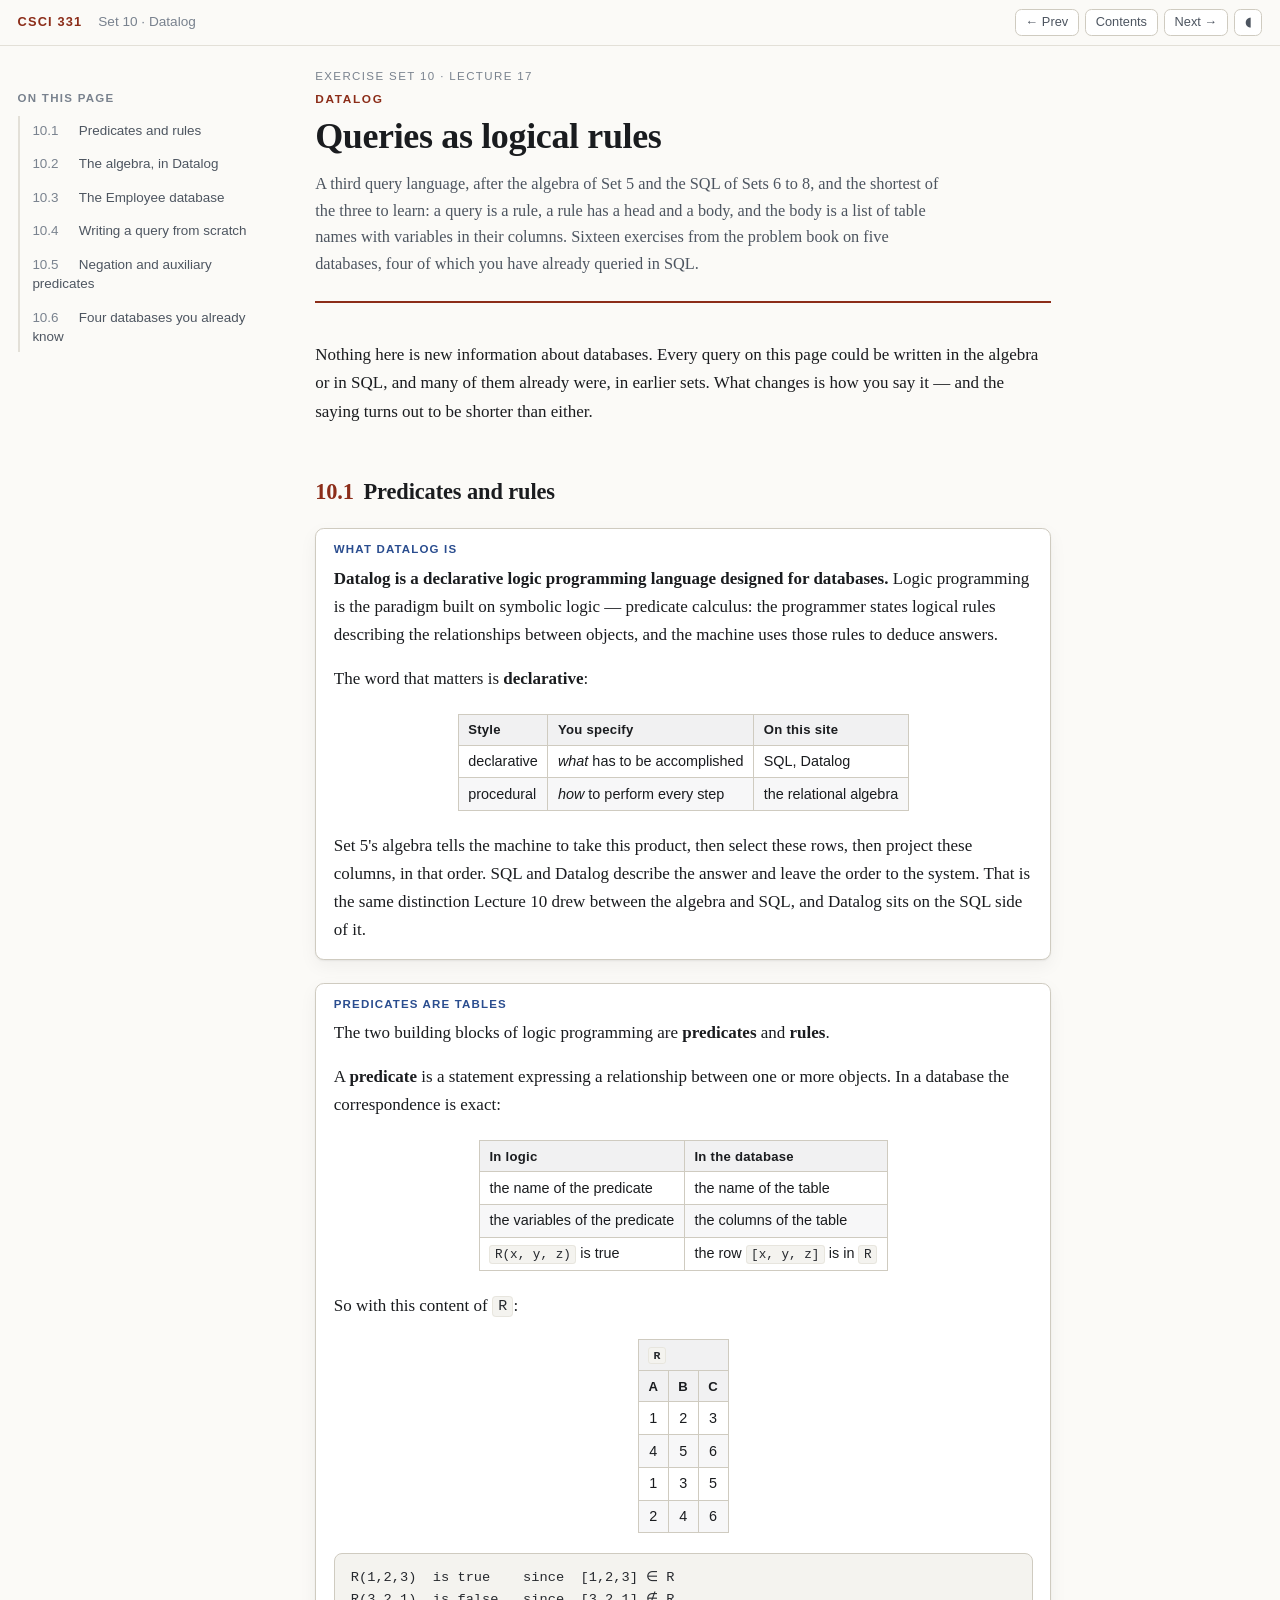
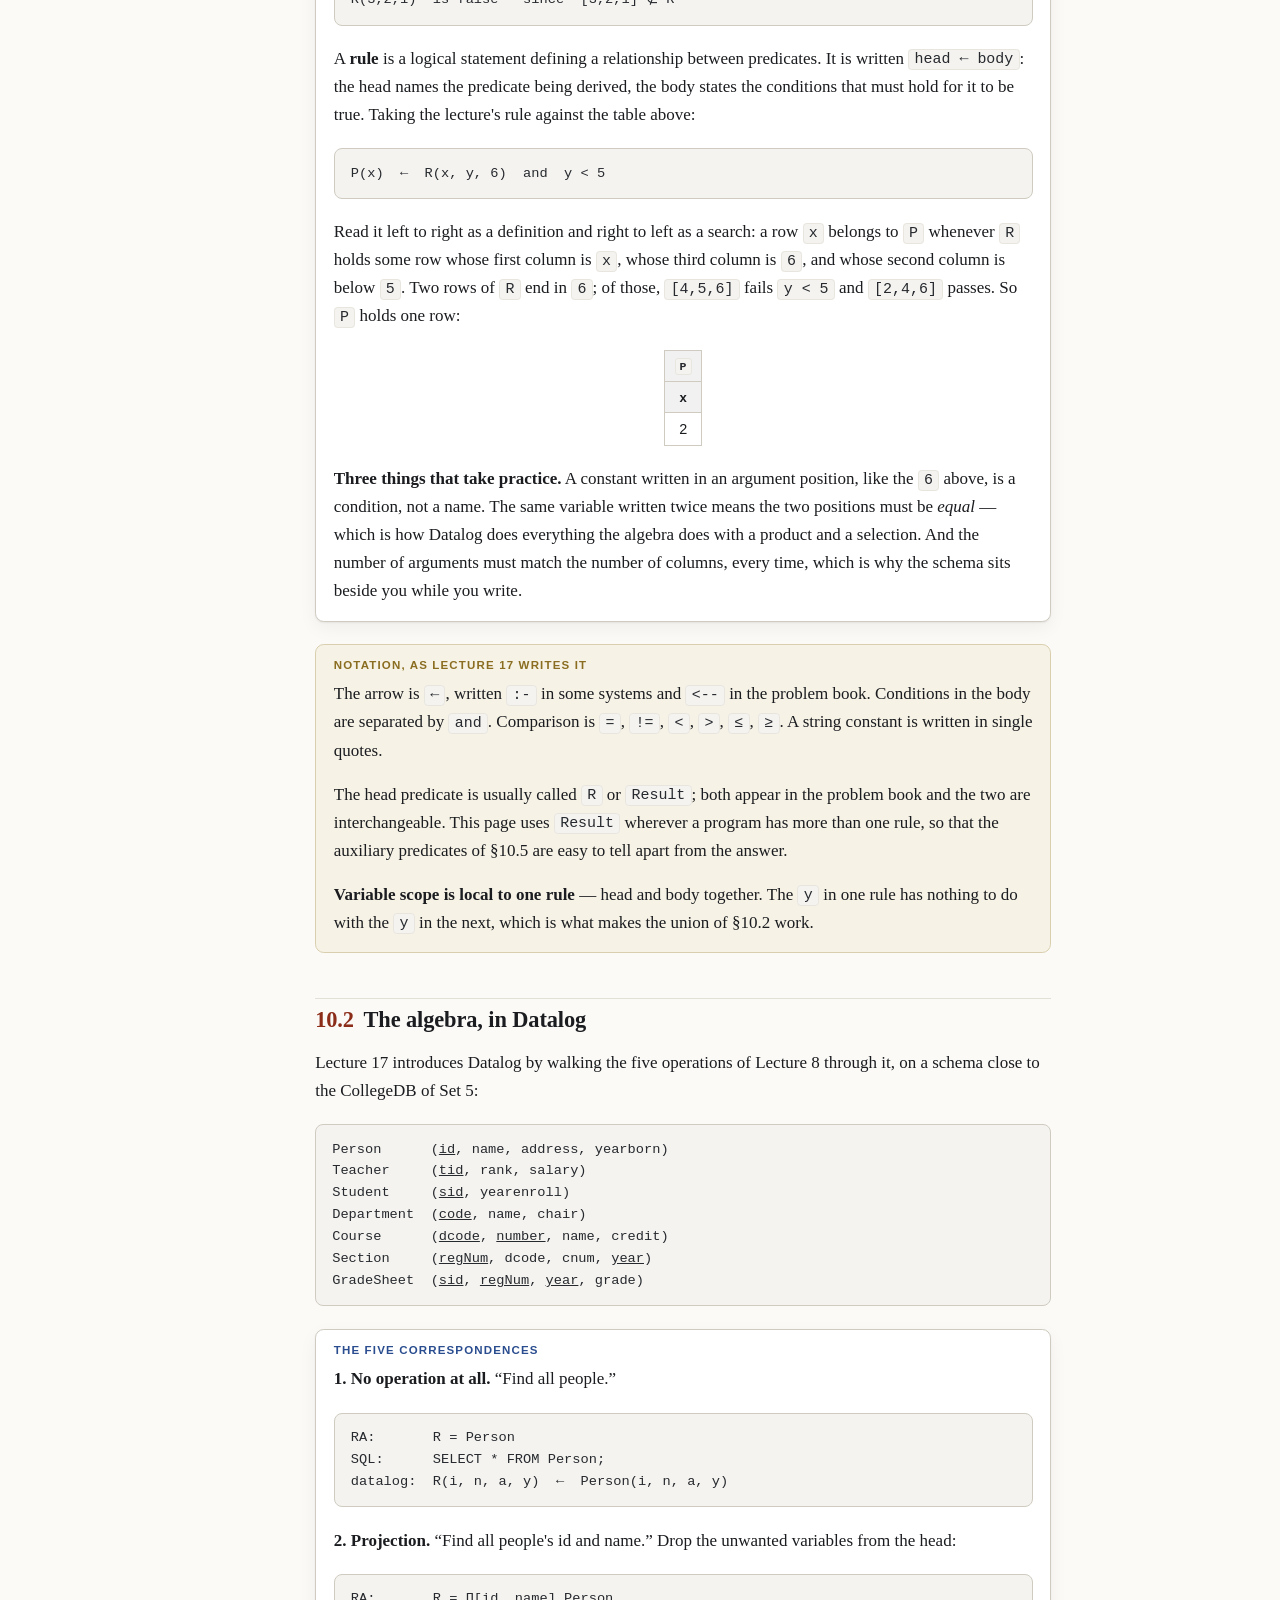
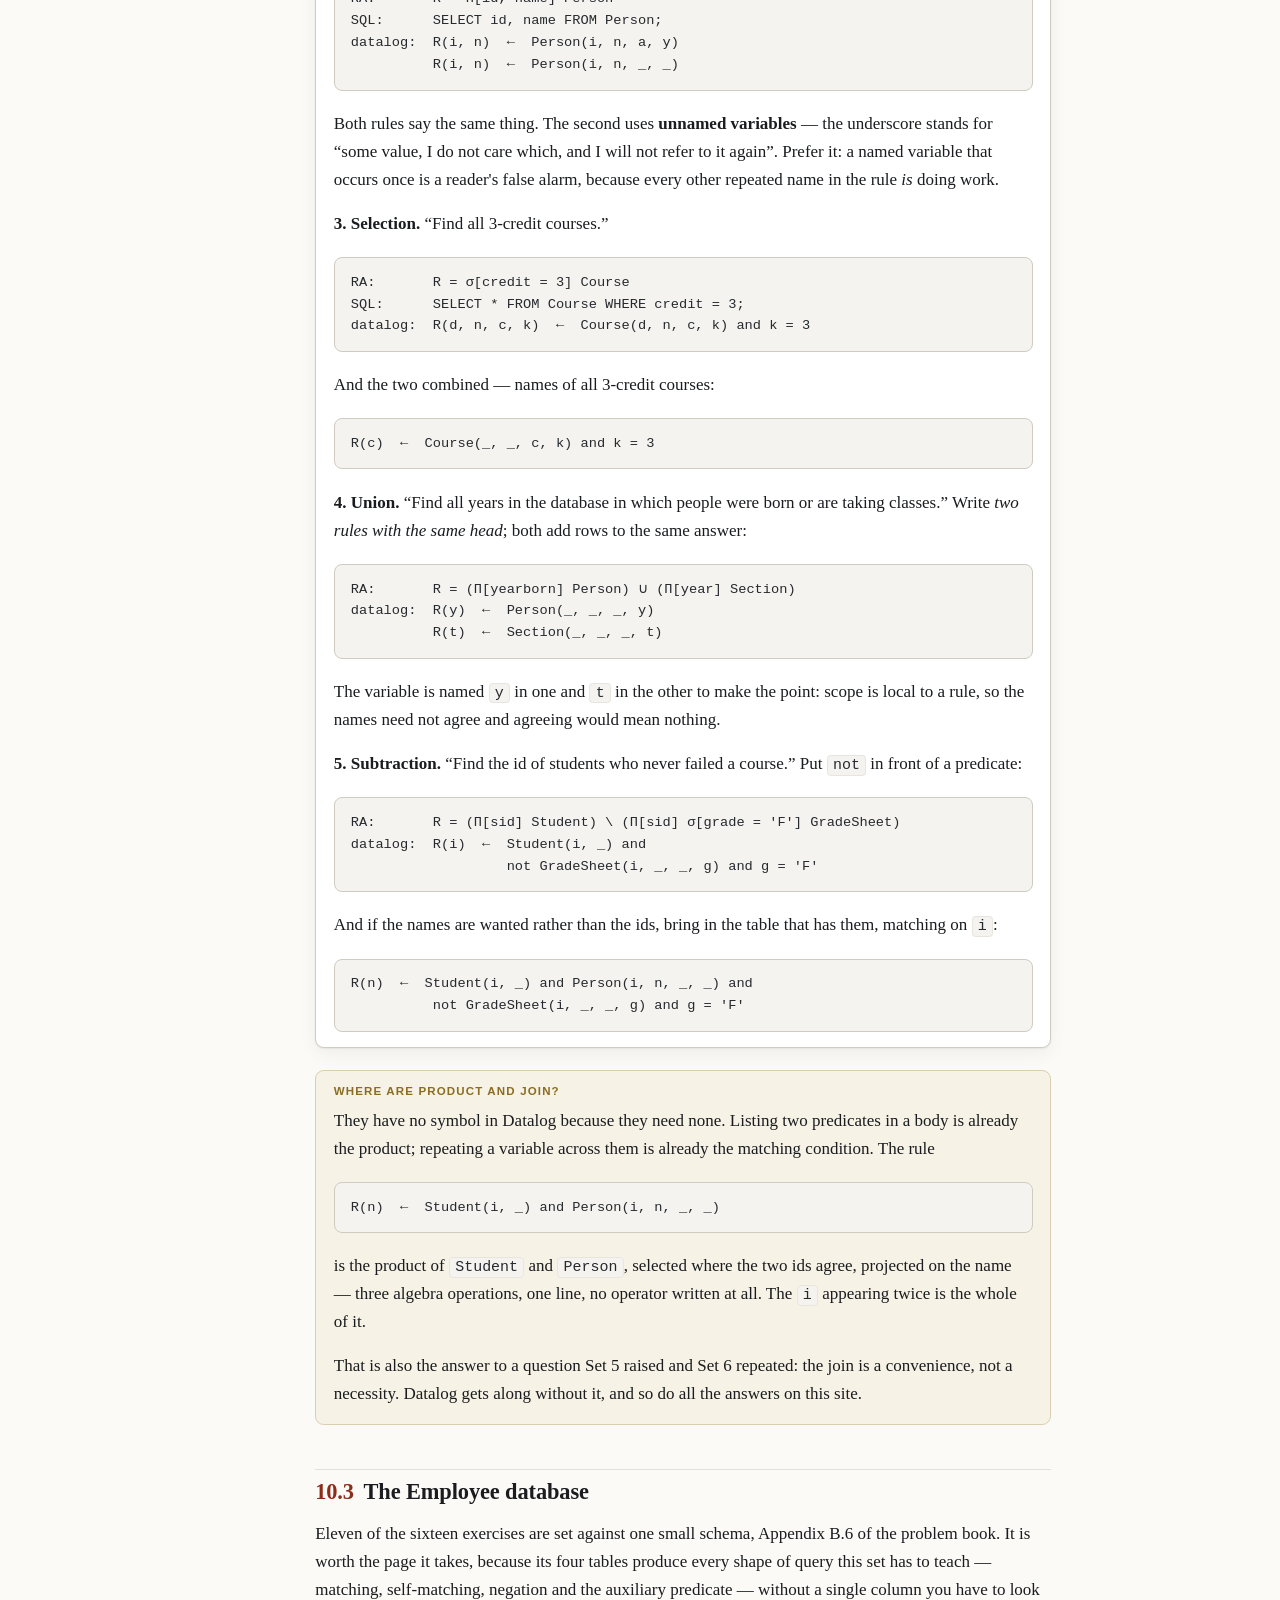
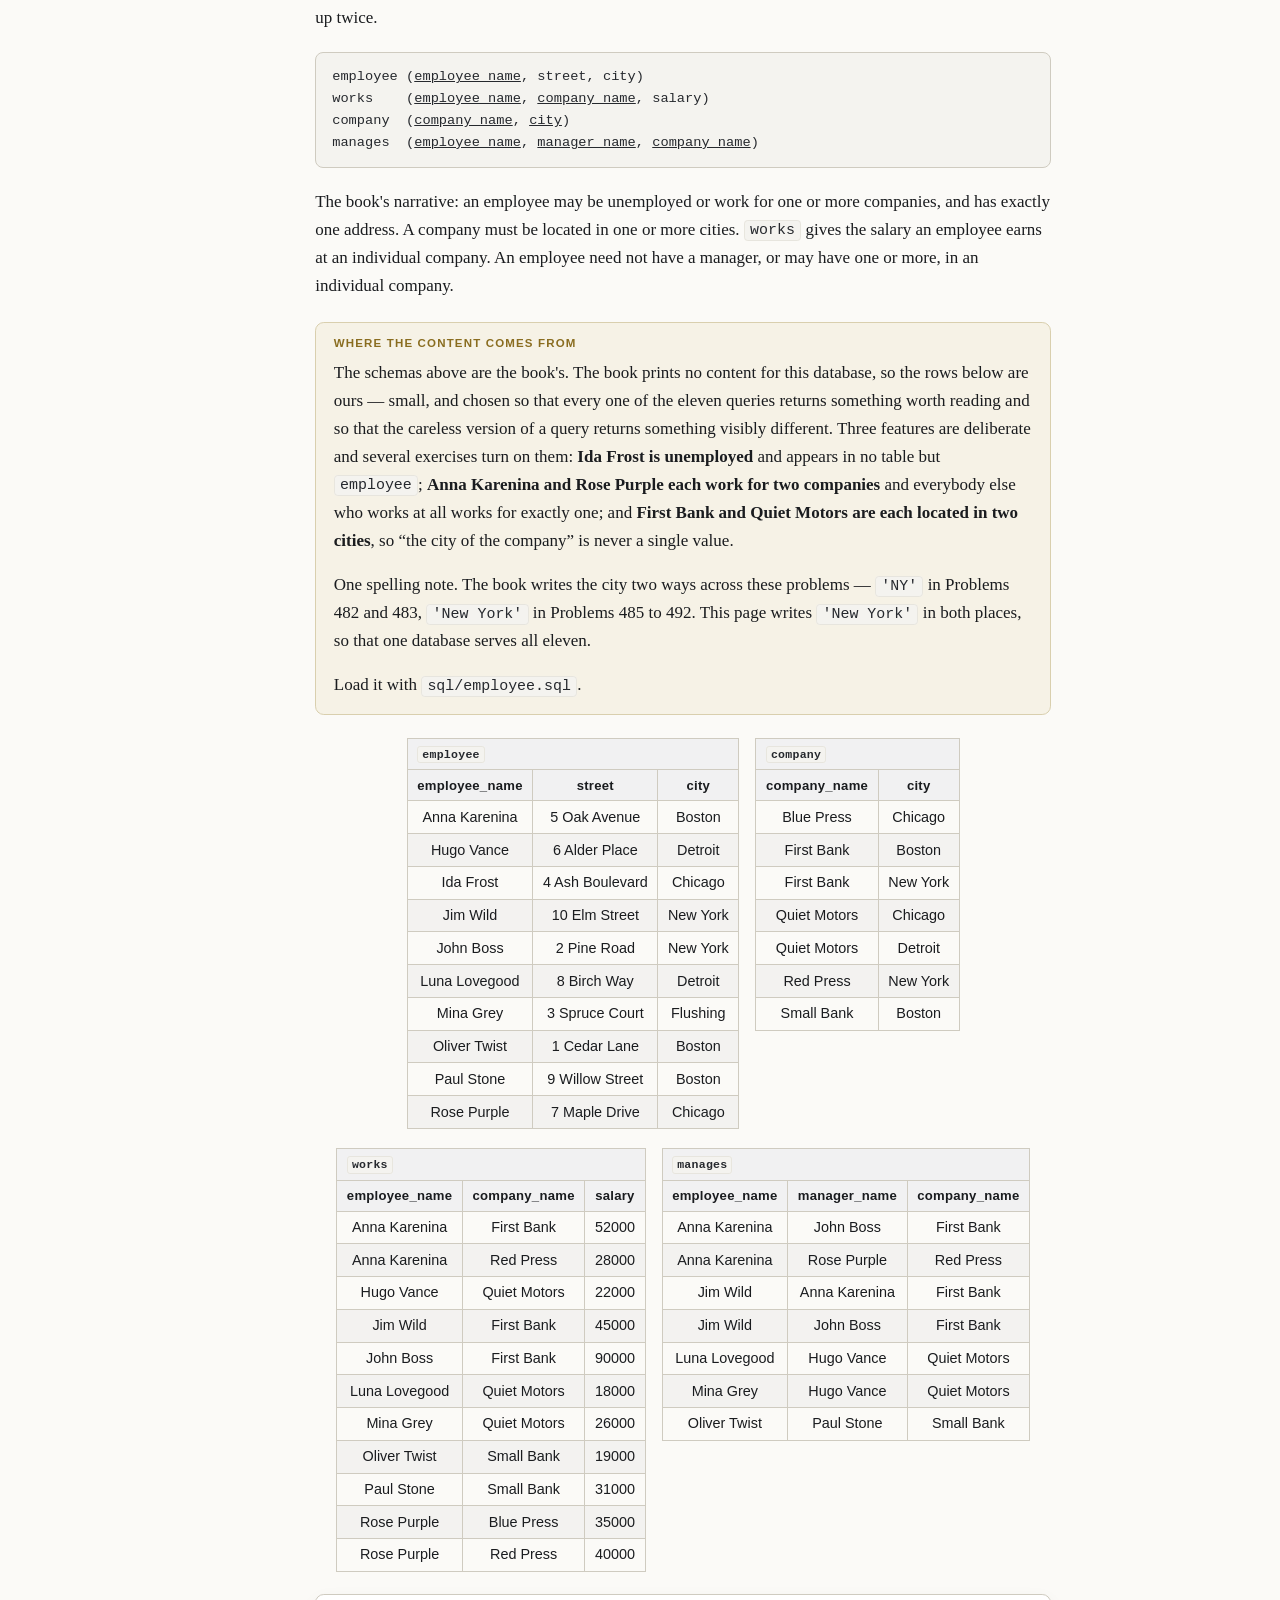
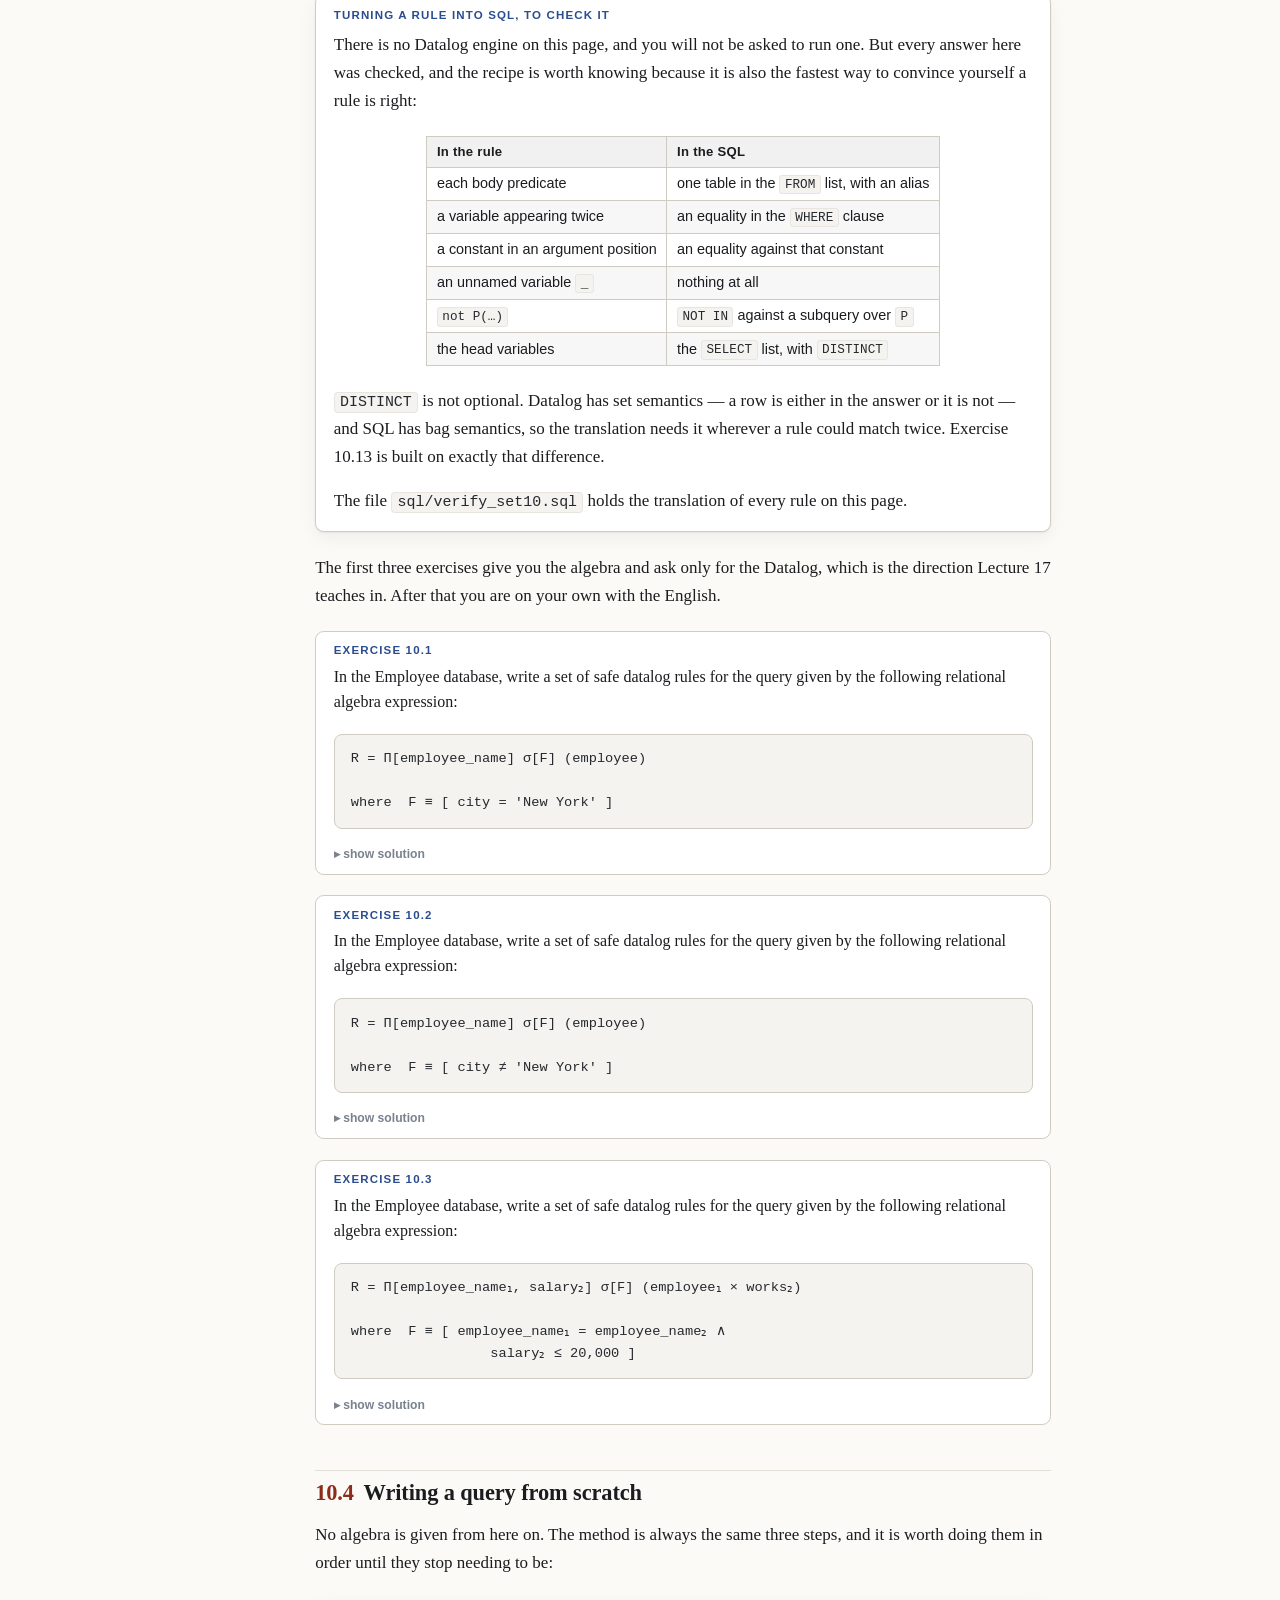
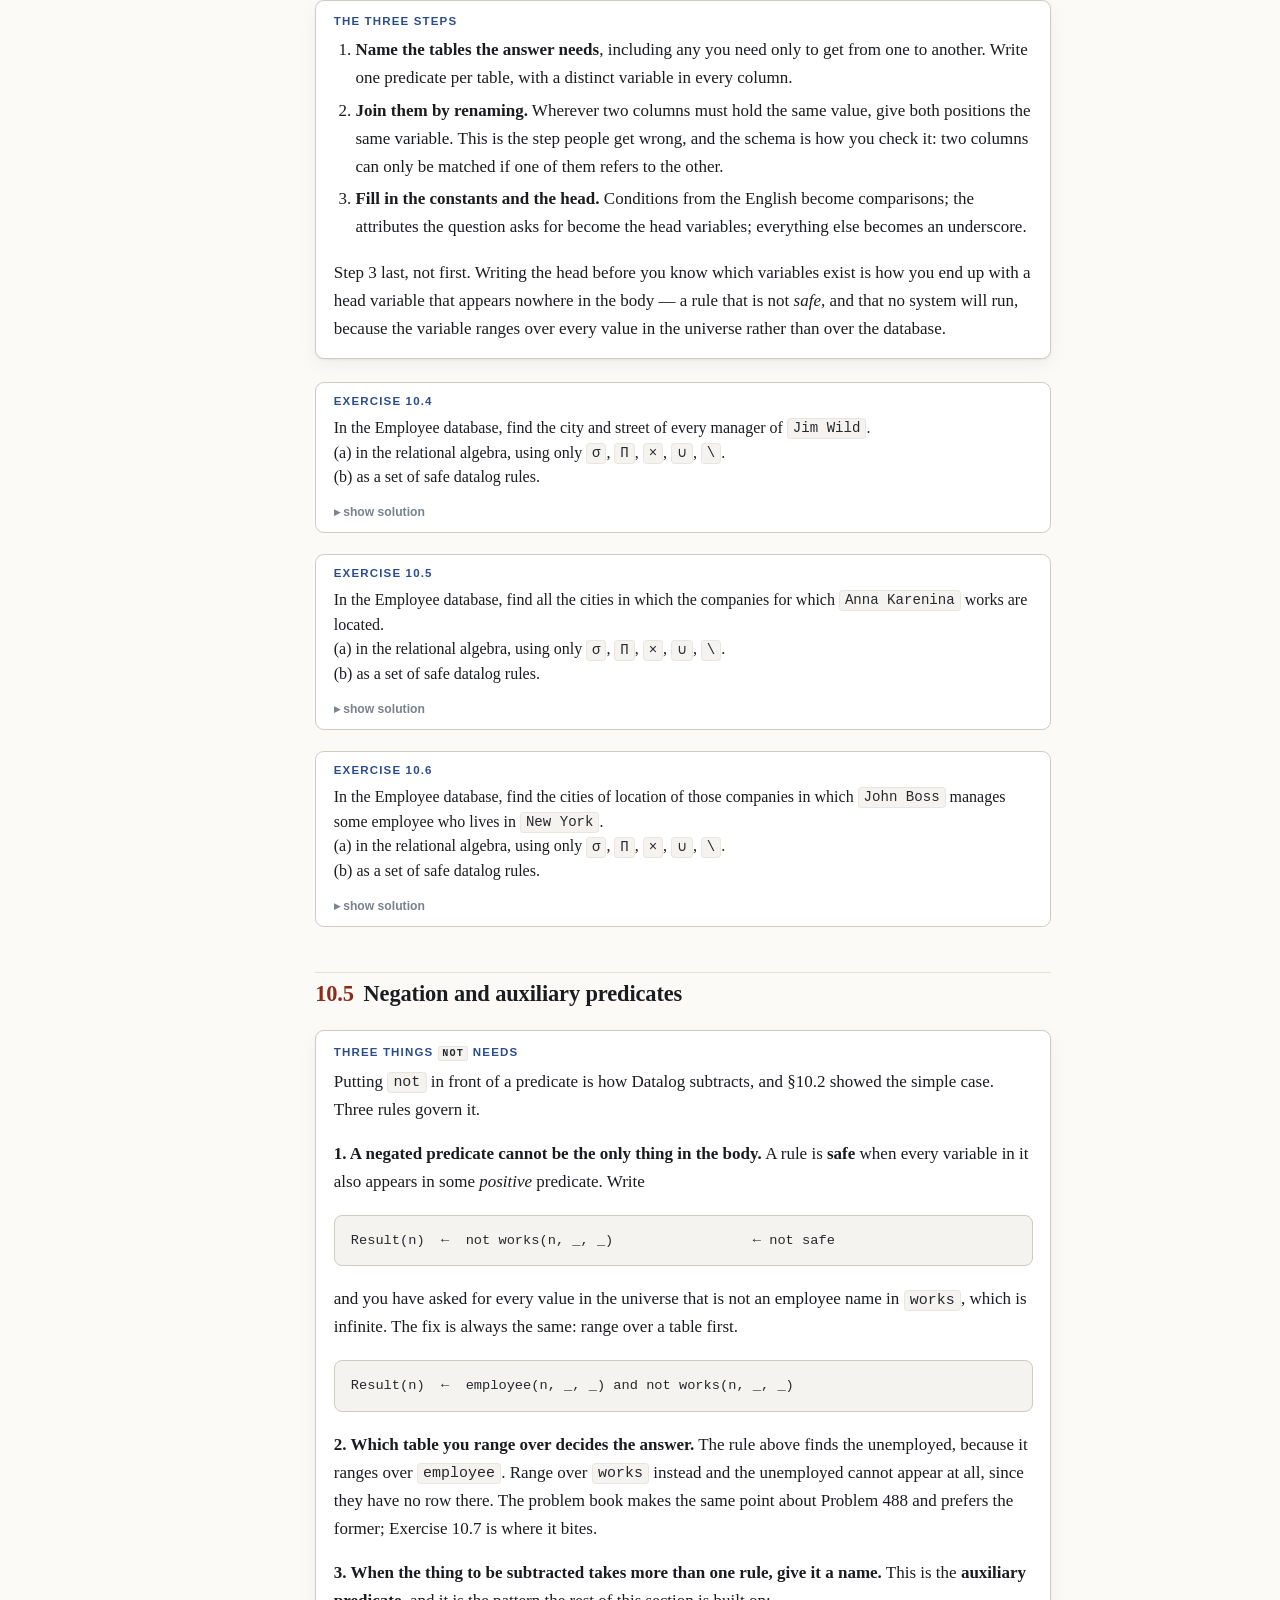
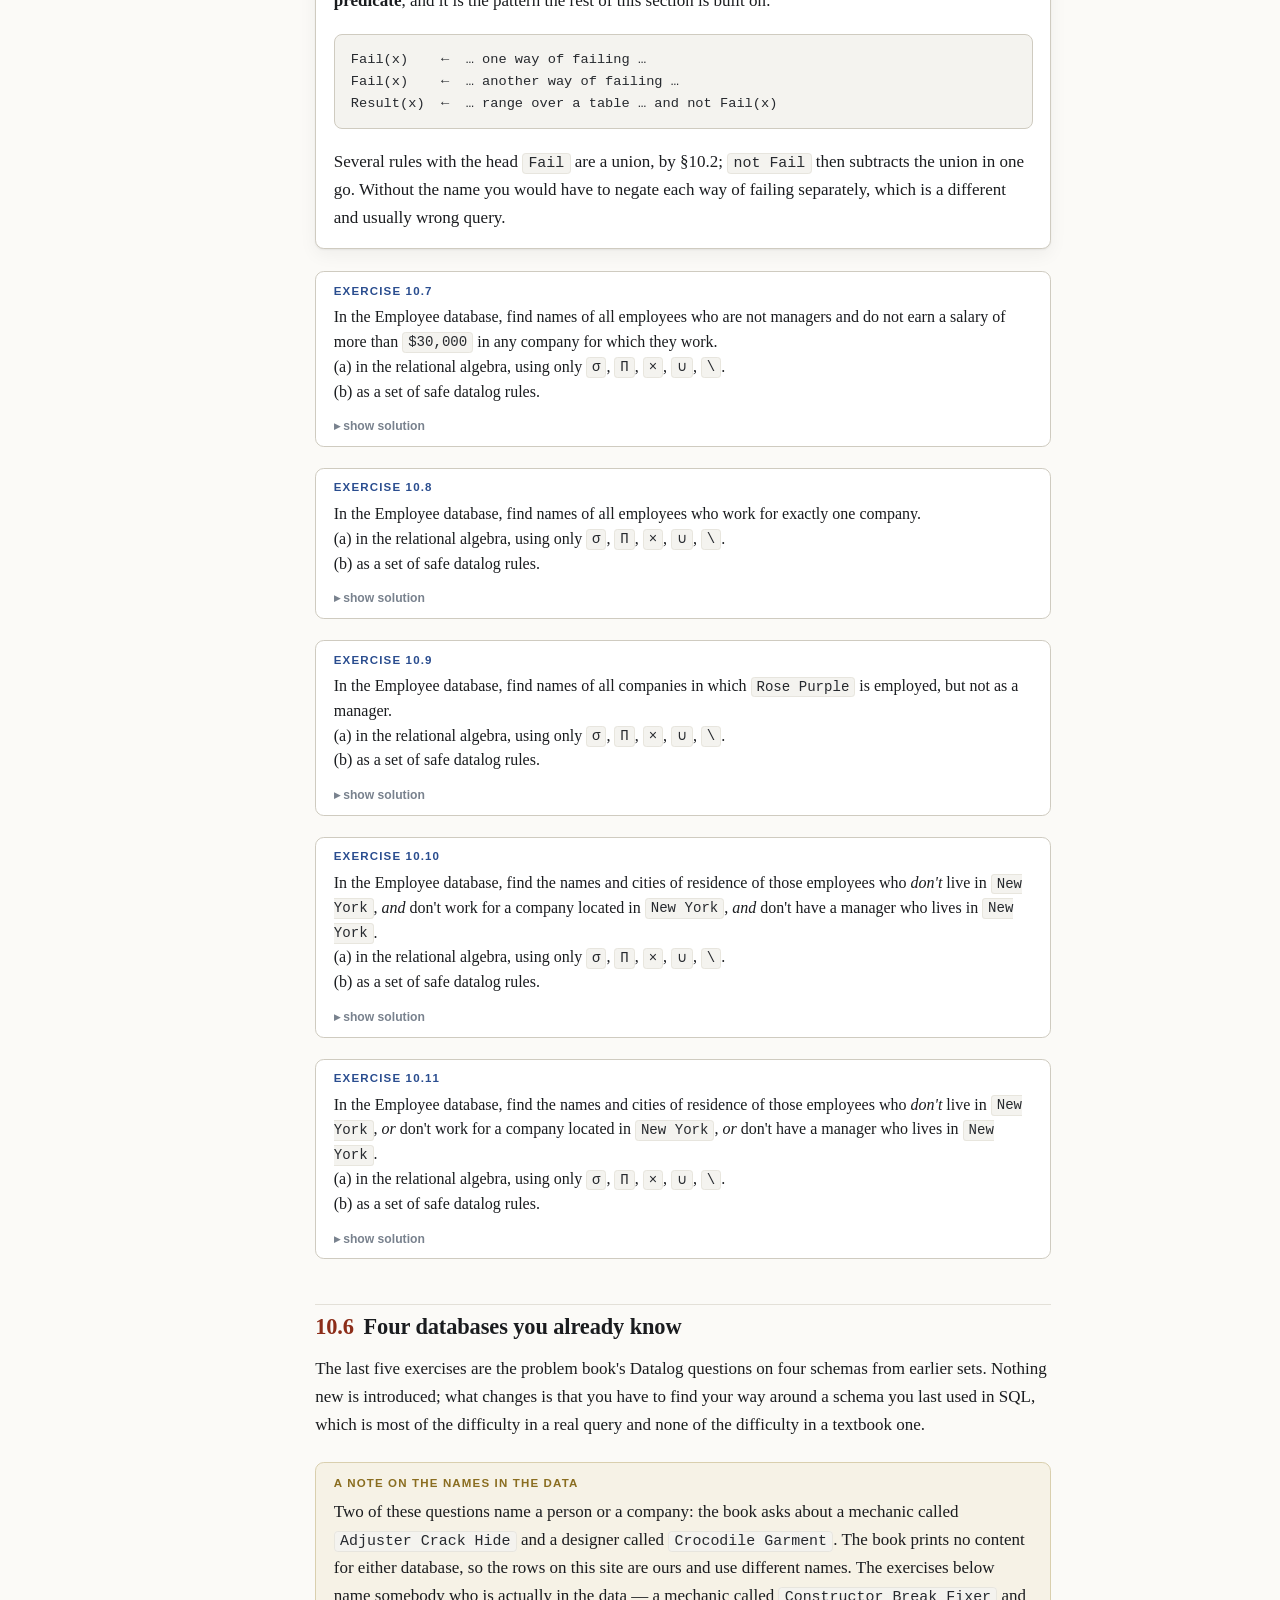
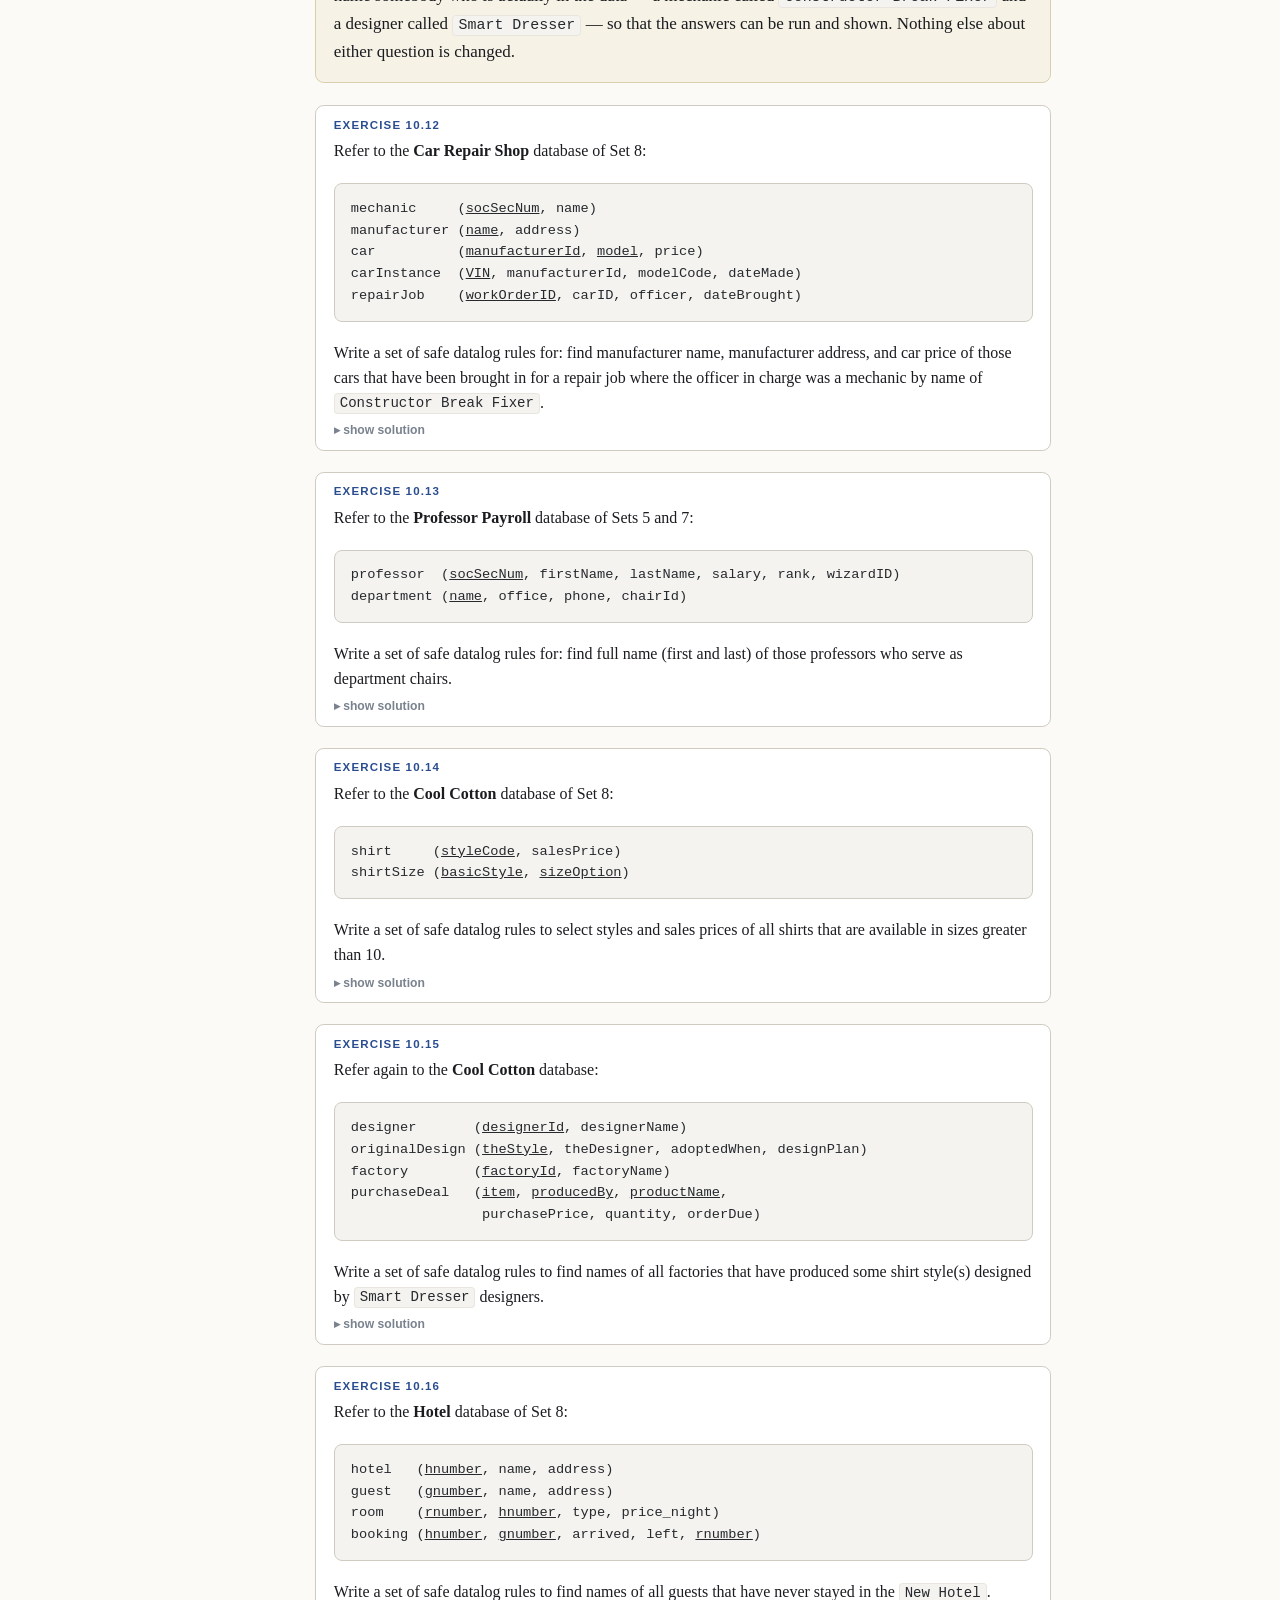
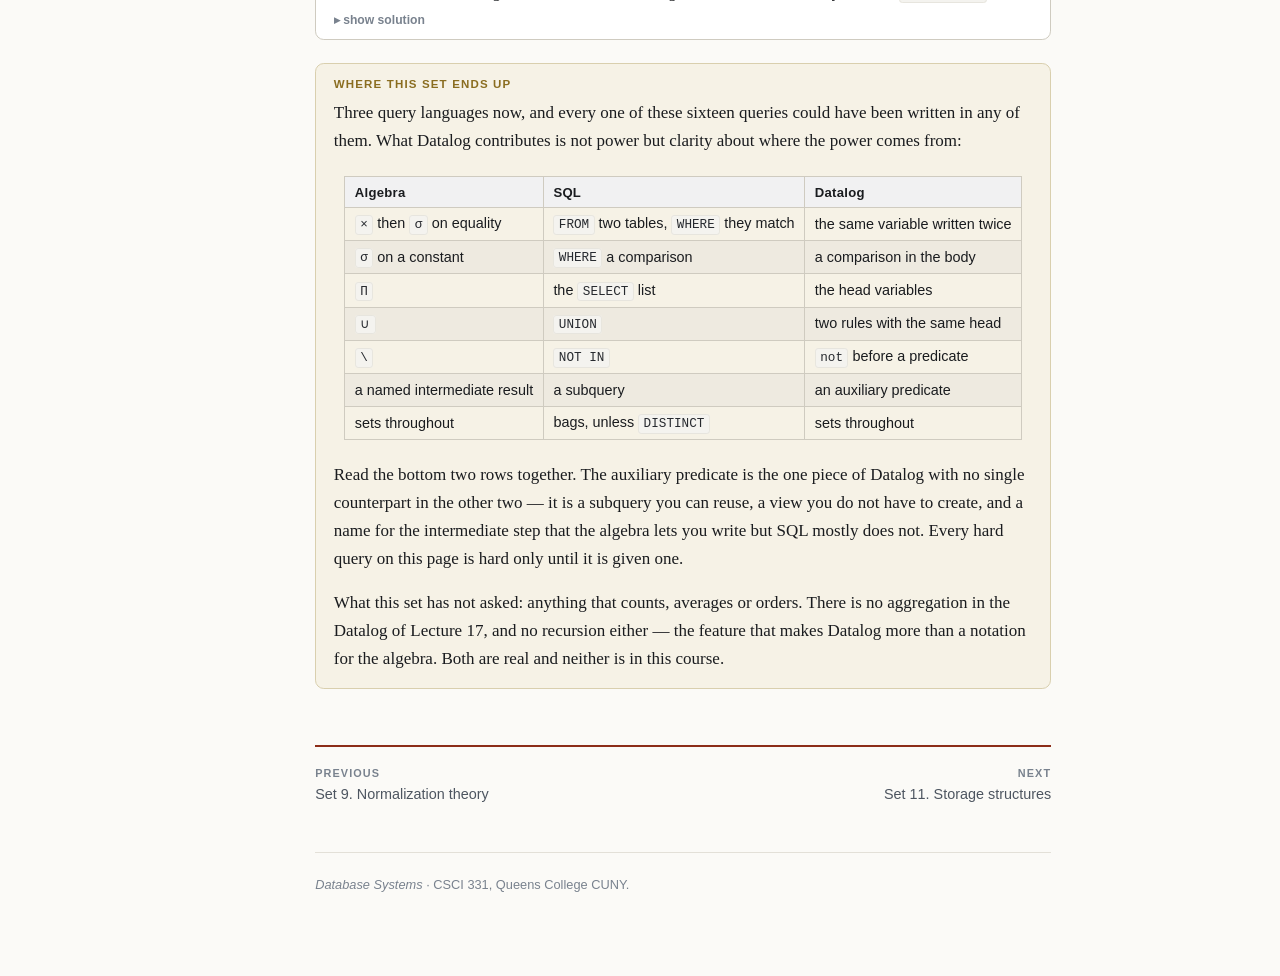
<file: ex-datalog.html>
<!DOCTYPE html>
<html lang="en">
<head>
<meta charset="utf-8">
<meta name="viewport" content="width=device-width, initial-scale=1">
<title>Set 10 — Datalog</title>
<link rel="stylesheet" href="assets/style.css">
<script src="assets/notes.js" defer></script>
</head>
<body>
<header class="topbar"><div class="topbar-in">
  <a class="brand" href="index.html">CSCI 331</a>
  <span class="crumb">Set 10 &middot; Datalog</span>
  <nav class="topnav">
    <a href="ex-norm.html">&larr; Prev</a>
    <a href="index.html">Contents</a>
    <a href="ex-storage.html">Next &rarr;</a>
    <button class="iconbtn" id="themebtn" type="button" title="Light / dark">&#9686;</button>
  </nav>
</div></header>
<div class="wrap">
  <aside class="toc"><p class="toc-title">On this page</p><ol>
    <li><a href="#what"><span class="t">10.1</span>Predicates and rules</a></li>
    <li><a href="#ops"><span class="t">10.2</span>The algebra, in Datalog</a></li>
    <li><a href="#db"><span class="t">10.3</span>The Employee database</a></li>
    <li><a href="#scratch"><span class="t">10.4</span>Writing a query from scratch</a></li>
    <li><a href="#neg"><span class="t">10.5</span>Negation and auxiliary predicates</a></li>
    <li><a href="#known"><span class="t">10.6</span>Four databases you already know</a></li>
  </ol></aside>
  <main>

<div class="chhead">
  <span class="chpart">Exercise set 10 &middot; Lecture 17</span>
  <span class="chnum">Datalog</span>
  <h1>Queries as logical rules</h1>
  <p class="chsum">A third query language, after the algebra of Set 5 and the
  SQL of Sets 6 to 8, and the shortest of the three to learn: a query is a
  rule, a rule has a head and a body, and the body is a list of table names
  with variables in their columns. Sixteen exercises from the problem book on
  five databases, four of which you have already queried in SQL.</p>
</div>

<p>Nothing here is new information about databases. Every query on this page
could be written in the algebra or in SQL, and many of them already were, in
earlier sets. What changes is how you say it &mdash; and the saying turns out
to be shorter than either.</p>

<h2 id="what"><span class="secnum">10.1</span>Predicates and rules</h2>

<div class="box worked"><span class="bt">What Datalog is</span>
<p><strong>Datalog is a declarative logic programming language designed for
databases.</strong> Logic programming is the paradigm built on symbolic logic
&mdash; predicate calculus: the programmer states logical rules describing the
relationships between objects, and the machine uses those rules to deduce
answers.</p>
<p>The word that matters is <strong>declarative</strong>:</p>
<div class="tablewrap"><table>
<thead><tr><th>Style</th><th>You specify</th><th>On this site</th></tr></thead>
<tbody>
<tr><td>declarative</td><td><em>what</em> has to be accomplished</td><td>SQL, Datalog</td></tr>
<tr><td>procedural</td><td><em>how</em> to perform every step</td><td>the relational algebra</td></tr>
</tbody></table></div>
<p>Set 5's algebra tells the machine to take this product, then select these
rows, then project these columns, in that order. SQL and Datalog describe the
answer and leave the order to the system. That is the same distinction Lecture
10 drew between the algebra and SQL, and Datalog sits on the SQL side of it.</p></div>

<div class="box worked"><span class="bt">Predicates are tables</span>
<p>The two building blocks of logic programming are <strong>predicates</strong>
and <strong>rules</strong>.</p>
<p>A <strong>predicate</strong> is a statement expressing a relationship
between one or more objects. In a database the correspondence is exact:</p>
<div class="tablewrap"><table>
<thead><tr><th>In logic</th><th>In the database</th></tr></thead>
<tbody>
<tr><td>the name of the predicate</td><td>the name of the table</td></tr>
<tr><td>the variables of the predicate</td><td>the columns of the table</td></tr>
<tr><td><code>R(x, y, z)</code> is true</td><td>the row <code>[x, y, z]</code> is in <code>R</code></td></tr>
</tbody></table></div>
<p>So with this content of <code>R</code>:</p>
<div class="ttrow"><div class="tablewrap"><table class="ttab">
<thead><tr><th colspan="3"><code>R</code></th></tr>
<tr><th style="text-align:center">A</th><th style="text-align:center">B</th><th style="text-align:center">C</th></tr></thead>
<tbody>
<tr><td>1</td><td>2</td><td>3</td></tr>
<tr><td>4</td><td>5</td><td>6</td></tr>
<tr><td>1</td><td>3</td><td>5</td></tr>
<tr><td>2</td><td>4</td><td>6</td></tr>
</tbody></table></div></div>
<pre>R(1,2,3)  is true    since  [1,2,3] &isin; R
R(3,2,1)  is false   since  [3,2,1] &notin; R</pre>
<p>A <strong>rule</strong> is a logical statement defining a relationship
between predicates. It is written <code>head &larr; body</code>: the head names
the predicate being derived, the body states the conditions that must hold for
it to be true. Taking the lecture's rule against the table above:</p>
<pre>P(x)  &larr;  R(x, y, 6)  and  y &lt; 5</pre>
<p>Read it left to right as a definition and right to left as a search: a row
<code>x</code> belongs to <code>P</code> whenever <code>R</code> holds some row
whose first column is <code>x</code>, whose third column is <code>6</code>, and
whose second column is below <code>5</code>. Two rows of <code>R</code> end in
<code>6</code>; of those, <code>[4,5,6]</code> fails <code>y &lt; 5</code> and
<code>[2,4,6]</code> passes. So <code>P</code> holds one row:</p>
<div class="ttrow"><div class="tablewrap"><table class="ttab">
<thead><tr><th><code>P</code></th></tr>
<tr><th style="text-align:center">x</th></tr></thead>
<tbody><tr><td>2</td></tr></tbody></table></div></div>
<p><strong>Three things that take practice.</strong> A constant written in an
argument position, like the <code>6</code> above, is a condition, not a name.
The same variable written twice means the two positions must be <em>equal</em>
&mdash; which is how Datalog does everything the algebra does with a product
and a selection. And the number of arguments must match the number of columns,
every time, which is why the schema sits beside you while you write.</p></div>

<div class="box note"><span class="bt">Notation, as Lecture 17 writes it</span>
<p>The arrow is <code>&larr;</code>, written <code>:-</code> in some systems and
<code>&lt;--</code> in the problem book. Conditions in the body are separated by
<code>and</code>. Comparison is <code>=</code>, <code>!=</code>,
<code>&lt;</code>, <code>&gt;</code>, <code>&le;</code>, <code>&ge;</code>. A
string constant is written in single quotes.</p>
<p>The head predicate is usually called <code>R</code> or <code>Result</code>;
both appear in the problem book and the two are interchangeable. This page uses
<code>Result</code> wherever a program has more than one rule, so that the
auxiliary predicates of &sect;10.5 are easy to tell apart from the answer.</p>
<p><strong>Variable scope is local to one rule</strong> &mdash; head and body
together. The <code>y</code> in one rule has nothing to do with the
<code>y</code> in the next, which is what makes the union of &sect;10.2 work.</p></div>

<h2 id="ops"><span class="secnum">10.2</span>The algebra, in Datalog</h2>

<p>Lecture 17 introduces Datalog by walking the five operations of Lecture 8
through it, on a schema close to the CollegeDB of Set 5:</p>

<pre>Person      (<u>id</u>, name, address, yearborn)
Teacher     (<u>tid</u>, rank, salary)
Student     (<u>sid</u>, yearenroll)
Department  (<u>code</u>, name, chair)
Course      (<u>dcode</u>, <u>number</u>, name, credit)
Section     (<u>regNum</u>, dcode, cnum, <u>year</u>)
GradeSheet  (<u>sid</u>, <u>regNum</u>, <u>year</u>, grade)</pre>

<div class="box worked"><span class="bt">The five correspondences</span>
<p><strong>1. No operation at all.</strong> &ldquo;Find all people.&rdquo;</p>
<pre>RA:       R = Person
SQL:      SELECT * FROM Person;
datalog:  R(i, n, a, y)  &larr;  Person(i, n, a, y)</pre>
<p><strong>2. Projection.</strong> &ldquo;Find all people's id and name.&rdquo;
Drop the unwanted variables from the head:</p>
<pre>RA:       R = &Pi;[id, name] Person
SQL:      SELECT id, name FROM Person;
datalog:  R(i, n)  &larr;  Person(i, n, a, y)
          R(i, n)  &larr;  Person(i, n, _, _)</pre>
<p>Both rules say the same thing. The second uses <strong>unnamed
variables</strong> &mdash; the underscore stands for &ldquo;some value, I do not
care which, and I will not refer to it again&rdquo;. Prefer it: a named variable
that occurs once is a reader's false alarm, because every other repeated name
in the rule <em>is</em> doing work.</p>
<p><strong>3. Selection.</strong> &ldquo;Find all 3-credit courses.&rdquo;</p>
<pre>RA:       R = &sigma;[credit = 3] Course
SQL:      SELECT * FROM Course WHERE credit = 3;
datalog:  R(d, n, c, k)  &larr;  Course(d, n, c, k) and k = 3</pre>
<p>And the two combined &mdash; names of all 3-credit courses:</p>
<pre>R(c)  &larr;  Course(_, _, c, k) and k = 3</pre>
<p><strong>4. Union.</strong> &ldquo;Find all years in the database in which
people were born or are taking classes.&rdquo; Write <em>two rules with the same
head</em>; both add rows to the same answer:</p>
<pre>RA:       R = (&Pi;[yearborn] Person) &cup; (&Pi;[year] Section)
datalog:  R(y)  &larr;  Person(_, _, _, y)
          R(t)  &larr;  Section(_, _, _, t)</pre>
<p>The variable is named <code>y</code> in one and <code>t</code> in the other
to make the point: scope is local to a rule, so the names need not agree and
agreeing would mean nothing.</p>
<p><strong>5. Subtraction.</strong> &ldquo;Find the id of students who never
failed a course.&rdquo; Put <code>not</code> in front of a predicate:</p>
<pre>RA:       R = (&Pi;[sid] Student) \ (&Pi;[sid] &sigma;[grade = 'F'] GradeSheet)
datalog:  R(i)  &larr;  Student(i, _) and
                   not GradeSheet(i, _, _, g) and g = 'F'</pre>
<p>And if the names are wanted rather than the ids, bring in the table that has
them, matching on <code>i</code>:</p>
<pre>R(n)  &larr;  Student(i, _) and Person(i, n, _, _) and
          not GradeSheet(i, _, _, g) and g = 'F'</pre></div>

<div class="box note"><span class="bt">Where are product and join?</span>
<p>They have no symbol in Datalog because they need none. Listing two
predicates in a body is already the product; repeating a variable across them
is already the matching condition. The rule</p>
<pre>R(n)  &larr;  Student(i, _) and Person(i, n, _, _)</pre>
<p>is the product of <code>Student</code> and <code>Person</code>, selected
where the two ids agree, projected on the name &mdash; three algebra operations,
one line, no operator written at all. The <code>i</code> appearing twice is the
whole of it.</p>
<p>That is also the answer to a question Set 5 raised and Set 6 repeated: the
join is a convenience, not a necessity. Datalog gets along without it, and so
do all the answers on this site.</p></div>


<h2 id="db"><span class="secnum">10.3</span>The Employee database</h2>

<p>Eleven of the sixteen exercises are set against one small schema, Appendix
B.6 of the problem book. It is worth the page it takes, because its four tables
produce every shape of query this set has to teach &mdash; matching,
self-matching, negation and the auxiliary predicate &mdash; without a single
column you have to look up twice.</p>

<pre>employee (<u>employee_name</u>, street, city)
works    (<u>employee_name</u>, <u>company_name</u>, salary)
company  (<u>company_name</u>, <u>city</u>)
manages  (<u>employee_name</u>, <u>manager_name</u>, <u>company_name</u>)</pre>

<p>The book's narrative: an employee may be unemployed or work for one or more
companies, and has exactly one address. A company must be located in one or
more cities. <code>works</code> gives the salary an employee earns at an
individual company. An employee need not have a manager, or may have one or
more, in an individual company.</p>

<div class="box note"><span class="bt">Where the content comes from</span>
<p>The schemas above are the book's. The book prints no content for this
database, so the rows below are ours &mdash; small, and chosen so that every one
of the eleven queries returns something worth reading and so that the careless
version of a query returns something visibly different. Three features are
deliberate and several exercises turn on them: <strong>Ida Frost is
unemployed</strong> and appears in no table but <code>employee</code>;
<strong>Anna Karenina and Rose Purple each work for two companies</strong> and
everybody else who works at all works for exactly one; and <strong>First Bank
and Quiet Motors are each located in two cities</strong>, so
&ldquo;the city of the company&rdquo; is never a single value.</p>
<p>One spelling note. The book writes the city two ways across these problems
&mdash; <code>'NY'</code> in Problems 482 and 483, <code>'New York'</code> in
Problems 485 to 492. This page writes <code>'New York'</code> in both places,
so that one database serves all eleven.</p>
<p>Load it with <code>sql/employee.sql</code>.</p></div>

<div class="ttrow"><div class="tablewrap"><table class="ttab">
<thead><tr><th colspan="3"><code>employee</code></th></tr>
<tr><th style="text-align:center">employee_name</th><th style="text-align:center">street</th><th style="text-align:center">city</th></tr></thead>
<tbody>
<tr><td>Anna Karenina</td><td>5 Oak Avenue</td><td>Boston</td></tr>
<tr><td>Hugo Vance</td><td>6 Alder Place</td><td>Detroit</td></tr>
<tr><td>Ida Frost</td><td>4 Ash Boulevard</td><td>Chicago</td></tr>
<tr><td>Jim Wild</td><td>10 Elm Street</td><td>New York</td></tr>
<tr><td>John Boss</td><td>2 Pine Road</td><td>New York</td></tr>
<tr><td>Luna Lovegood</td><td>8 Birch Way</td><td>Detroit</td></tr>
<tr><td>Mina Grey</td><td>3 Spruce Court</td><td>Flushing</td></tr>
<tr><td>Oliver Twist</td><td>1 Cedar Lane</td><td>Boston</td></tr>
<tr><td>Paul Stone</td><td>9 Willow Street</td><td>Boston</td></tr>
<tr><td>Rose Purple</td><td>7 Maple Drive</td><td>Chicago</td></tr>
</tbody></table></div>
<div class="tablewrap"><table class="ttab">
<thead><tr><th colspan="2"><code>company</code></th></tr>
<tr><th style="text-align:center">company_name</th><th style="text-align:center">city</th></tr></thead>
<tbody>
<tr><td>Blue Press</td><td>Chicago</td></tr>
<tr><td>First Bank</td><td>Boston</td></tr>
<tr><td>First Bank</td><td>New York</td></tr>
<tr><td>Quiet Motors</td><td>Chicago</td></tr>
<tr><td>Quiet Motors</td><td>Detroit</td></tr>
<tr><td>Red Press</td><td>New York</td></tr>
<tr><td>Small Bank</td><td>Boston</td></tr>
</tbody></table></div></div>

<div class="ttrow"><div class="tablewrap"><table class="ttab">
<thead><tr><th colspan="3"><code>works</code></th></tr>
<tr><th style="text-align:center">employee_name</th><th style="text-align:center">company_name</th><th style="text-align:center">salary</th></tr></thead>
<tbody>
<tr><td>Anna Karenina</td><td>First Bank</td><td>52000</td></tr>
<tr><td>Anna Karenina</td><td>Red Press</td><td>28000</td></tr>
<tr><td>Hugo Vance</td><td>Quiet Motors</td><td>22000</td></tr>
<tr><td>Jim Wild</td><td>First Bank</td><td>45000</td></tr>
<tr><td>John Boss</td><td>First Bank</td><td>90000</td></tr>
<tr><td>Luna Lovegood</td><td>Quiet Motors</td><td>18000</td></tr>
<tr><td>Mina Grey</td><td>Quiet Motors</td><td>26000</td></tr>
<tr><td>Oliver Twist</td><td>Small Bank</td><td>19000</td></tr>
<tr><td>Paul Stone</td><td>Small Bank</td><td>31000</td></tr>
<tr><td>Rose Purple</td><td>Blue Press</td><td>35000</td></tr>
<tr><td>Rose Purple</td><td>Red Press</td><td>40000</td></tr>
</tbody></table></div>
<div class="tablewrap"><table class="ttab">
<thead><tr><th colspan="3"><code>manages</code></th></tr>
<tr><th style="text-align:center">employee_name</th><th style="text-align:center">manager_name</th><th style="text-align:center">company_name</th></tr></thead>
<tbody>
<tr><td>Anna Karenina</td><td>John Boss</td><td>First Bank</td></tr>
<tr><td>Anna Karenina</td><td>Rose Purple</td><td>Red Press</td></tr>
<tr><td>Jim Wild</td><td>Anna Karenina</td><td>First Bank</td></tr>
<tr><td>Jim Wild</td><td>John Boss</td><td>First Bank</td></tr>
<tr><td>Luna Lovegood</td><td>Hugo Vance</td><td>Quiet Motors</td></tr>
<tr><td>Mina Grey</td><td>Hugo Vance</td><td>Quiet Motors</td></tr>
<tr><td>Oliver Twist</td><td>Paul Stone</td><td>Small Bank</td></tr>
</tbody></table></div></div>

<div class="box worked"><span class="bt">Turning a rule into SQL, to check it</span>
<p>There is no Datalog engine on this page, and you will not be asked to run
one. But every answer here was checked, and the recipe is worth knowing because
it is also the fastest way to convince yourself a rule is right:</p>
<div class="tablewrap"><table>
<thead><tr><th>In the rule</th><th>In the SQL</th></tr></thead>
<tbody>
<tr><td>each body predicate</td><td>one table in the <code>FROM</code> list, with an alias</td></tr>
<tr><td>a variable appearing twice</td><td>an equality in the <code>WHERE</code> clause</td></tr>
<tr><td>a constant in an argument position</td><td>an equality against that constant</td></tr>
<tr><td>an unnamed variable <code>_</code></td><td>nothing at all</td></tr>
<tr><td><code>not P(&hellip;)</code></td><td><code>NOT IN</code> against a subquery over <code>P</code></td></tr>
<tr><td>the head variables</td><td>the <code>SELECT</code> list, with <code>DISTINCT</code></td></tr>
</tbody></table></div>
<p><code>DISTINCT</code> is not optional. Datalog has set semantics &mdash; a
row is either in the answer or it is not &mdash; and SQL has bag semantics, so
the translation needs it wherever a rule could match twice. Exercise 10.13 is
built on exactly that difference.</p>
<p>The file <code>sql/verify_set10.sql</code> holds the translation of every
rule on this page.</p></div>

<p>The first three exercises give you the algebra and ask only for the Datalog,
which is the direction Lecture 17 teaches in. After that you are on your own
with the English.</p>

<details class="prob"><summary data-label="Exercise 10.1">In the Employee
database, write a set of safe datalog rules for the query given by the
following relational algebra expression:
<pre>R = &Pi;[employee_name] &sigma;[F] (employee)

where  F &equiv; [ city = 'New York' ]</pre></summary>
<div class="sol">
<pre>Result(n)  &larr;  employee(n, s, c) and c = 'New York'</pre>
<p>Or, since <code>s</code> is never used again:</p>
<pre>Result(n)  &larr;  employee(n, _, c) and c = 'New York'</pre>
<p>Either is correct, and the second is the one to write. A one-line query
needs one rule; the selection became a condition and the projection became the
choice of head variables.</p>
<p><strong>The rows it returns:</strong></p>
<pre>Jim Wild
John Boss</pre>
<p><strong>The constant could also go inside the predicate.</strong>
<code>employee(n, _, 'New York')</code> says the same thing in fewer symbols.
The lecture writes the condition out, and so does the problem book, so this
page does too &mdash; but recognise the short form when you meet it.</p>
</div></details>

<details class="prob"><summary data-label="Exercise 10.2">In the Employee
database, write a set of safe datalog rules for the query given by the
following relational algebra expression:
<pre>R = &Pi;[employee_name] &sigma;[F] (employee)

where  F &equiv; [ city &ne; 'New York' ]</pre></summary>
<div class="sol">
<pre>Result(n)  &larr;  employee(n, _, c) and not c = 'New York'</pre>
<p>which may equally be written <code>c != 'New York'</code>.</p>
<p><strong>The rows it returns</strong> &mdash; the other eight employees:</p>
<pre>Anna Karenina   Luna Lovegood   Oliver Twist
Hugo Vance      Mina Grey       Paul Stone
Ida Frost       Rose Purple</pre>
<p><strong>This <code>not</code> is not the <code>not</code> of &sect;10.5.</strong>
Here it negates a <em>comparison</em>, which is a test on values already bound
by <code>employee(n, _, c)</code>. In &sect;10.5 it negates a
<em>predicate</em>, which is a different and more delicate thing. The symbol is
the same; the question of what the rule is safe to range over is not.</p>
<p><strong>Ida Frost appears here and did not in Exercise 10.1</strong>, and
will keep reappearing. She is in <code>employee</code> and in nothing else, so
any query that starts from <code>employee</code> sees her and any query that
starts from <code>works</code> does not.</p>
</div></details>

<details class="prob"><summary data-label="Exercise 10.3">In the Employee
database, write a set of safe datalog rules for the query given by the
following relational algebra expression:
<pre>R = &Pi;[employee_name&#8321;, salary&#8322;] &sigma;[F] (employee&#8321; &times; works&#8322;)

where  F &equiv; [ employee_name&#8321; = employee_name&#8322; &and;
                 salary&#8322; &le; 20,000 ]</pre></summary>
<div class="sol">
<pre>Result(n, r)  &larr;  employee(n, _, _) and works(n, _, r) and r &le; 20000</pre>
<p>The two predicates share the variable <code>n</code>, which is the whole of
the matching condition; the comparison is a condition like any other.</p>
<p><strong>The rows it returns:</strong></p>
<pre>Luna Lovegood   18000
Oliver Twist    19000</pre>
<p><strong>The <code>employee</code> predicate is doing nothing here</strong>
and the rule is just as correct without it:</p>
<pre>Result(n, r)  &larr;  works(n, _, r) and r &le; 20000</pre>
<p>Every name in <code>works</code> is already a name in <code>employee</code>,
by the foreign key, so dropping the table cannot change the answer. Keeping it
mirrors the algebra expression you were given, which is why it is written above
&mdash; but a body predicate that constrains nothing is worth noticing, because
in a query with a <code>not</code> in it the same predicate may be the only
thing keeping the rule safe.</p>
<div class="box note"><span class="bt">On the join</span>
<p>The problem book prints this expression with the join:
<code>&Pi;[employee_name, salary] &sigma;[salary &le; 20,000] (employee &bowtie;
works)</code>. It is written above as a product with the matching condition
spelled out, which is how Set 5 writes every algebra expression on this site.
The two are the same query. Datalog needs neither form, as &sect;10.2 said: the
repeated <code>n</code> is the join.</p></div>
</div></details>


<h2 id="scratch"><span class="secnum">10.4</span>Writing a query from scratch</h2>

<p>No algebra is given from here on. The method is always the same three steps,
and it is worth doing them in order until they stop needing to be:</p>

<div class="box worked"><span class="bt">The three steps</span>
<ol>
<li><strong>Name the tables the answer needs</strong>, including any you need
only to get from one to another. Write one predicate per table, with a distinct
variable in every column.</li>
<li><strong>Join them by renaming.</strong> Wherever two columns must hold the
same value, give both positions the same variable. This is the step people get
wrong, and the schema is how you check it: two columns can only be matched if
one of them refers to the other.</li>
<li><strong>Fill in the constants and the head.</strong> Conditions from the
English become comparisons; the attributes the question asks for become the
head variables; everything else becomes an underscore.</li>
</ol>
<p>Step 3 last, not first. Writing the head before you know which variables
exist is how you end up with a head variable that appears nowhere in the body
&mdash; a rule that is not <em>safe</em>, and that no system will run, because
the variable ranges over every value in the universe rather than over the
database.</p></div>

<details class="prob"><summary data-label="Exercise 10.4">In the Employee
database, find the city and street of every manager of <code>Jim Wild</code>.
<p>(a) in the relational algebra, using only
<code>&sigma;</code>, <code>&Pi;</code>, <code>&times;</code>,
<code>&cup;</code>, <code>\</code>.<br>
(b) as a set of safe datalog rules.</p></summary>
<div class="sol">
<p><strong>(a)</strong></p>
<pre>R = &Pi;[city&#8321;, street&#8321;] &sigma;[F] (employee&#8321; &times; manages&#8322;)

where  F &equiv; [ employee_name&#8321; = manager_name&#8322; &and;
                 employee_name&#8322; = 'Jim Wild' ]</pre>
<p><strong>(b)</strong></p>
<pre>Result(c, s)  &larr;  employee(n, s, c) and manages(j, n, _) and j = 'Jim Wild'</pre>
<p><strong>The rows it returns:</strong></p>
<pre>Boston     5 Oak Avenue
New York   2 Pine Road</pre>
<p>Anna Karenina and John Boss, who both manage Jim Wild at First Bank.</p>
<p><strong>Which column of <code>manages</code> is which.</strong> The schema is
<code>manages(employee_name, manager_name, company_name)</code>, so
<code>Jim Wild</code> belongs in the <em>first</em> position and the person
whose address we want belongs in the second. Put them the other way round and
the query runs, returns rows, and answers a different question &mdash; the
addresses of everyone Jim Wild manages, which is nobody. A rule that returns
the empty set is at least loud about it; a rule that returns plausible wrong
rows is not.</p>
<p><strong>The address comes from <code>employee</code>, not from
<code>manages</code></strong>, which is why the rule needs two predicates at
all. <code>manages</code> knows only names.</p>
</div></details>

<details class="prob"><summary data-label="Exercise 10.5">In the Employee
database, find all the cities in which the companies for which
<code>Anna Karenina</code> works are located.
<p>(a) in the relational algebra, using only
<code>&sigma;</code>, <code>&Pi;</code>, <code>&times;</code>,
<code>&cup;</code>, <code>\</code>.<br>
(b) as a set of safe datalog rules.</p></summary>
<div class="sol">
<p><strong>(a)</strong></p>
<pre>R = &Pi;[city&#8322;] &sigma;[F] (works&#8321; &times; company&#8322;)

where  F &equiv; [ company_name&#8321; = company_name&#8322; &and;
                 employee_name&#8321; = 'Anna Karenina' ]</pre>
<p><strong>(b)</strong></p>
<pre>Result(c)  &larr;  works(n, p, _) and company(p, c) and n = 'Anna Karenina'</pre>
<p><strong>The rows it returns:</strong></p>
<pre>Boston
New York</pre>
<p><strong>Two companies, three rows of <code>company</code>, two cities in the
answer.</strong> Anna Karenina works for First Bank, which is located in New
York and in Boston, and for Red Press, which is located in New York. The
matching produces New York twice, and the answer holds it once, because Datalog
is a set. Translate this to SQL without <code>DISTINCT</code> and you will see
the duplicate.</p>
<p><strong>&ldquo;The city of a company&rdquo; is a trap in this
schema</strong>, and the narrative warned about it: a company must be located in
one or more cities. Any query that assumes one city per company is reading a
different database.</p>
</div></details>

<details class="prob"><summary data-label="Exercise 10.6">In the Employee
database, find the cities of location of those companies in which
<code>John Boss</code> manages some employee who lives in
<code>New York</code>.
<p>(a) in the relational algebra, using only
<code>&sigma;</code>, <code>&Pi;</code>, <code>&times;</code>,
<code>&cup;</code>, <code>\</code>.<br>
(b) as a set of safe datalog rules.</p></summary>
<div class="sol">
<p><strong>(a)</strong> Let <code>P</code> hold the names of those companies in
which John Boss manages some employee who lives in New York:</p>
<pre>P = &Pi;[company_name&#8322;] &sigma;[G] (employee&#8321; &times; manages&#8322;)

where  G &equiv; [ employee_name&#8321; = employee_name&#8322; &and;
                 city&#8321; = 'New York' &and;
                 manager_name&#8322; = 'John Boss' ]

R = &Pi;[city&#8322;] &sigma;[company_name&#8321; = company_name&#8322;] (P&#8321; &times; company&#8322;)</pre>
<p><strong>(b)</strong> Two rules, following the algebra exactly &mdash; the
first defines the intermediate predicate, the second uses it:</p>
<pre>P(p)       &larr;  employee(n, _, c) and manages(n, m, p) and
               c = 'New York' and m = 'John Boss'
Result(c)  &larr;  P(p) and company(p, c)</pre>
<p><strong>What each rule returns:</strong></p>
<pre>P       =  First Bank
Result  =  Boston, New York</pre>
<p><strong>It can also be written as one rule</strong>, by substituting the
body of the first into the second:</p>
<pre>Result(c)  &larr;  employee(n, _, k) and manages(n, m, p) and company(p, c) and
               k = 'New York' and m = 'John Boss'</pre>
<p>Both are correct and the one-rule version is shorter. The two-rule version
is better, and not only because it matches the algebra: it gives the
intermediate result a name, which is the only documentation a rule ever gets,
and it is the pattern &sect;10.5 cannot do without.</p>
<p><strong>Notice that the answer leaves New York.</strong> The query asks for
employees who live in New York, and returns Boston among the cities, because
First Bank is located in both. Reading the answer and expecting only New York
is a misreading of the question, not a bug in the rule &mdash; which is the kind
of thing worth checking against real rows before handing an answer in.</p>
</div></details>

<h2 id="neg"><span class="secnum">10.5</span>Negation and auxiliary predicates</h2>

<div class="box worked"><span class="bt">Three things <code>not</code> needs</span>
<p>Putting <code>not</code> in front of a predicate is how Datalog subtracts,
and &sect;10.2 showed the simple case. Three rules govern it.</p>
<p><strong>1. A negated predicate cannot be the only thing in the body.</strong>
A rule is <strong>safe</strong> when every variable in it also appears in some
<em>positive</em> predicate. Write</p>
<pre>Result(n)  &larr;  not works(n, _, _)                 &larr; not safe</pre>
<p>and you have asked for every value in the universe that is not an employee
name in <code>works</code>, which is infinite. The fix is always the same:
range over a table first.</p>
<pre>Result(n)  &larr;  employee(n, _, _) and not works(n, _, _)</pre>
<p><strong>2. Which table you range over decides the answer.</strong> The rule
above finds the unemployed, because it ranges over <code>employee</code>. Range
over <code>works</code> instead and the unemployed cannot appear at all, since
they have no row there. The problem book makes the same point about Problem 488
and prefers the former; Exercise 10.7 is where it bites.</p>
<p><strong>3. When the thing to be subtracted takes more than one rule, give it
a name.</strong> This is the <strong>auxiliary predicate</strong>, and it is the
pattern the rest of this section is built on:</p>
<pre>Fail(x)    &larr;  &hellip; one way of failing &hellip;
Fail(x)    &larr;  &hellip; another way of failing &hellip;
Result(x)  &larr;  &hellip; range over a table &hellip; and not Fail(x)</pre>
<p>Several rules with the head <code>Fail</code> are a union, by &sect;10.2;
<code>not Fail</code> then subtracts the union in one go. Without the name you
would have to negate each way of failing separately, which is a different and
usually wrong query.</p></div>

<details class="prob"><summary data-label="Exercise 10.7">In the Employee
database, find names of all employees who are not managers and do not earn a
salary of more than <code>$30,000</code> in any company for which they work.
<p>(a) in the relational algebra, using only
<code>&sigma;</code>, <code>&Pi;</code>, <code>&times;</code>,
<code>&cup;</code>, <code>\</code>.<br>
(b) as a set of safe datalog rules.</p></summary>
<div class="sol">
<p><strong>(a)</strong> First the employees that fail the test, because they
are managers or because their salary is too high:</p>
<pre>&Psi; = &Pi;[employee_name&#8321;] &sigma;[F] (employee&#8321; &times; works&#8322; &times; manages&#8323;)

where  F &equiv; [ employee_name&#8321; = manager_name&#8323;
                 &or;
                 ( employee_name&#8321; = employee_name&#8322; &and; salary&#8322; &gt; 30,000 ) ]

R = &Pi;[employee_name] (employee) \ &Psi;</pre>
<p><strong>(b)</strong></p>
<pre>Fail(n)    &larr;  employee(n, _, _) and manages(_, n, _)
Fail(n)    &larr;  employee(n, _, _) and works(n, _, r) and r &gt; 30000
Result(n)  &larr;  employee(n, _, _) and not Fail(n)</pre>
<p><strong>What each predicate holds:</strong></p>
<pre>Fail    =  Anna Karenina, Hugo Vance, Jim Wild,
           John Boss, Paul Stone, Rose Purple
Result  =  Ida Frost, Luna Lovegood, Mina Grey, Oliver Twist</pre>
<p><strong>Ida Frost is in the answer, and that is the whole exercise.</strong>
She is unemployed: she is not a manager, and there is no company in which she
earns more than $30,000 because there is no company in which she earns
anything. The book makes the point explicitly &mdash; taking the complement in
<code>works</code> rather than in <code>employee</code> would look for suitable
employees among those who are actually employed, leaving out the unemployed,
and the book believes the former interpretation is preferable. Whichever you
choose, choose it deliberately and say which you chose.</p>
<p><strong>Two rules for <code>Fail</code>, not one.</strong> &ldquo;Is a
manager&rdquo; and &ldquo;earns too much somewhere&rdquo; are two independent
ways of failing, joined by <em>or</em>, and a Datalog body has no
<em>or</em> &mdash; it has only <em>and</em>. Two rules with the same head is
how you write a disjunction, which is exactly the union of &sect;10.2 doing a
job you would not have guessed it was for.</p>
</div></details>

<details class="prob"><summary data-label="Exercise 10.8">In the Employee
database, find names of all employees who work for exactly one company.
<p>(a) in the relational algebra, using only
<code>&sigma;</code>, <code>&Pi;</code>, <code>&times;</code>,
<code>&cup;</code>, <code>\</code>.<br>
(b) as a set of safe datalog rules.</p></summary>
<div class="sol">
<p><strong>(a)</strong> The employees that work for at least one company:</p>
<pre>&xi; = &Pi;[employee_name] (works)</pre>
<p>The employees found to work for at least two different companies:</p>
<pre>&Psi; = &Pi;[employee_name&#8321;] &sigma;[F] (works&#8321; &times; works&#8322;)

where  F &equiv; [ employee_name&#8321; = employee_name&#8322; &and;
                 company_name&#8321; &ne; company_name&#8322; ]

R = &xi; \ &Psi;</pre>
<p><strong>(b)</strong></p>
<pre>Fail(n)    &larr;  works(n, p, _) and works(n, q, _) and not p = q
Result(n)  &larr;  works(n, _, _) and not Fail(n)</pre>
<p><strong>What each predicate holds:</strong></p>
<pre>Fail    =  Anna Karenina, Rose Purple
Result  =  Hugo Vance, Jim Wild, John Boss, Luna Lovegood,
           Mina Grey, Oliver Twist, Paul Stone</pre>
<p><strong>&ldquo;Exactly one&rdquo; is &ldquo;at least one&rdquo; minus
&ldquo;at least two&rdquo;</strong>, and Datalog can count no higher than that.
There is no counting in the language &mdash; no <code>COUNT</code>, no
<code>HAVING</code>. What there is instead is the same predicate written twice
in one body with different variables, which says &ldquo;two rows&rdquo;, plus a
<code>!=</code> to say they are different rows. Everything you can express about
cardinality is built from that.</p>
<p><strong>Ida Frost is <em>not</em> in this answer</strong>, where she was in
the last one, and the difference is one word: this rule ranges over
<code>works</code> and Exercise 10.7 ranged over <code>employee</code>. Here
that is right &mdash; somebody who works for no company does not work for
exactly one.</p>
<p><strong>Leaving out <code>not p = q</code></strong> would make
<code>Fail</code> hold everyone who works anywhere, since the two
<code>works</code> predicates would happily match the same row twice, and
<code>Result</code> would be empty. If a negated rule returns nothing at all,
this is the first thing to look for.</p>
</div></details>

<details class="prob"><summary data-label="Exercise 10.9">In the Employee
database, find names of all companies in which <code>Rose Purple</code> is
employed, but not as a manager.
<p>(a) in the relational algebra, using only
<code>&sigma;</code>, <code>&Pi;</code>, <code>&times;</code>,
<code>&cup;</code>, <code>\</code>.<br>
(b) as a set of safe datalog rules.</p></summary>
<div class="sol">
<p><strong>(a)</strong> The companies where Rose Purple works, and the
companies where she manages somebody:</p>
<pre>&xi; = &Pi;[company_name] &sigma;[employee_name = 'Rose Purple'] (works)

&Psi; = &Pi;[company_name] &sigma;[manager_name = 'Rose Purple'] (manages)

R = &xi; \ &Psi;</pre>
<p><strong>(b)</strong></p>
<pre>Fail(p)    &larr;  manages(_, m, p) and m = 'Rose Purple'
Result(p)  &larr;  works(n, p, _) and n = 'Rose Purple' and not Fail(p)</pre>
<p><strong>What each predicate holds:</strong></p>
<pre>Fail    =  Red Press
Result  =  Blue Press</pre>
<p>Rose Purple works for Red Press and Blue Press, and manages somebody at Red
Press only.</p>
<p><strong>The constant is needed in both rules</strong>, and forgetting it in
the first is the usual error. Write <code>Fail(p) &larr; manages(_, _, p)</code>
and <code>Fail</code> becomes every company in which <em>anybody</em> manages
anybody, which here is four companies and would make the answer empty. The two
rules are about the same person, but nothing in the language says so except the
constant appearing in each.</p>
<p><strong>Why <code>Fail</code> needs a name here at all</strong>, when it has
only one rule: because <code>not</code> may only be applied to a predicate, and
the thing being subtracted is a <em>derived</em> set, not a stored table. You
could inline it &mdash; <code>not manages(_, 'Rose Purple', p)</code> &mdash;
and many systems would accept that; the book's style, and the style that keeps
working when the subtracted set needs two rules, is to name it.</p>
</div></details>

<details class="prob"><summary data-label="Exercise 10.10">In the Employee
database, find the names and cities of residence of those employees who
<em>don't</em> live in <code>New York</code>, <em>and</em> don't work for a
company located in <code>New York</code>, <em>and</em> don't have a manager who
lives in <code>New York</code>.
<p>(a) in the relational algebra, using only
<code>&sigma;</code>, <code>&Pi;</code>, <code>&times;</code>,
<code>&cup;</code>, <code>\</code>.<br>
(b) as a set of safe datalog rules.</p></summary>
<div class="sol">
<p><strong>(a)</strong> There are three ways to fail, and failing any one of
them is enough, so the set to subtract is their union:</p>
<pre>&Psi; = &Psi;&#8321; &cup; &Psi;&#8322; &cup; &Psi;&#8323;</pre>
<p>Employees living in New York:</p>
<pre>&Psi;&#8321; = &Pi;[employee_name] &sigma;[city = 'New York'] (employee)</pre>
<p>Employees working for a company located in New York:</p>
<pre>&Psi;&#8322; = &Pi;[employee_name&#8321;] &sigma;[G] (works&#8321; &times; company&#8322;)

where  G &equiv; [ company_name&#8321; = company_name&#8322; &and; city&#8322; = 'New York' ]</pre>
<p>Employees with a manager who lives in New York:</p>
<pre>&Psi;&#8323; = &Pi;[employee_name&#8322;] &sigma;[J] (&Psi;&#8321;&#8321; &times; manages&#8322;)

where  J &equiv; [ manager_name&#8322; = employee_name&#8321; ]

R = &Pi;[employee_name&#8321;, city&#8321;] &sigma;[K] ( ((&Pi;[employee_name] employee) \ &Psi;)&#8322; &times; employee&#8321; )

where  K &equiv; [ employee_name&#8321; = employee_name&#8322; ]</pre>
<p><strong>(b)</strong> Each <code>&Psi;</code> becomes an auxiliary predicate,
and the three are negated separately in the one result rule:</p>
<pre>Live(e)       &larr;  employee(e, _, c) and c = 'New York'
Located(e)    &larr;  works(e, p, _) and company(p, c) and c = 'New York'
Boss(e)       &larr;  Live(b) and manages(e, b, _)
Result(e, c)  &larr;  employee(e, _, c) and
                  not Live(e) and not Located(e) and not Boss(e)</pre>
<p><strong>What each predicate holds:</strong></p>
<pre>Live     =  Jim Wild, John Boss
Located  =  Anna Karenina, Jim Wild, John Boss, Rose Purple
Boss     =  Anna Karenina, Jim Wild

Result   =  Hugo Vance      Detroit
            Ida Frost       Chicago
            Luna Lovegood   Detroit
            Mina Grey       Flushing
            Oliver Twist    Boston
            Paul Stone      Boston</pre>
<p><strong><code>Boss</code> is defined in terms of <code>Live</code></strong>,
not in terms of <code>employee</code> all over again. A derived predicate may
be used in a body exactly like a stored one, and that is what makes the
auxiliary-predicate style pay: the condition &ldquo;lives in New York&rdquo; is
written once and used twice.</p>
<p><strong>Three separate <code>not</code>s, not one <code>Fail</code>.</strong>
The English says <em>and</em> &mdash; all three must be avoided &mdash; so the
three negations sit side by side in one body. Exercise 10.11 asks the same
question with <em>or</em> and the shape changes completely. Read those two
answers next to each other; the pair is the point of both.</p>
</div></details>

<details class="prob"><summary data-label="Exercise 10.11">In the Employee
database, find the names and cities of residence of those employees who
<em>don't</em> live in <code>New York</code>, <em>or</em> don't work for a
company located in <code>New York</code>, <em>or</em> don't have a manager who
lives in <code>New York</code>.
<p>(a) in the relational algebra, using only
<code>&sigma;</code>, <code>&Pi;</code>, <code>&times;</code>,
<code>&cup;</code>, <code>\</code>.<br>
(b) as a set of safe datalog rules.</p></summary>
<div class="sol">
<p><strong>(a)</strong> Now there is only one way to fail &mdash; by being
caught by all three at once &mdash; so the union of Exercise 10.10 becomes an
intersection, with <code>&Psi;&#8321;</code>, <code>&Psi;&#8322;</code> and
<code>&Psi;&#8323;</code> exactly as computed there:</p>
<pre>&Psi; = &Psi;&#8321; &cap; &Psi;&#8322; &cap; &Psi;&#8323;

R = &Pi;[employee_name&#8321;, city&#8321;] &sigma;[K] ( ((&Pi;[employee_name] employee) \ &Psi;)&#8322; &times; employee&#8321; )

where  K &equiv; [ employee_name&#8321; = employee_name&#8322; ]</pre>
<p><strong>(b)</strong> The three auxiliary predicates are unchanged; what
changes is that they are now combined into one <code>Fail</code> before being
negated:</p>
<pre>Live(e)       &larr;  employee(e, _, c) and c = 'New York'
Located(e)    &larr;  works(e, p, _) and company(p, c) and c = 'New York'
Boss(e)       &larr;  Live(b) and manages(e, b, _)
Fail(e)       &larr;  Live(e) and Located(e) and Boss(e)
Result(e, c)  &larr;  employee(e, _, c) and not Fail(e)</pre>
<p><strong>What it returns:</strong></p>
<pre>Fail    =  Jim Wild

Result  =  Anna Karenina   Boston      Luna Lovegood   Detroit
           Hugo Vance      Detroit     Mina Grey       Flushing
           Ida Frost       Chicago     Oliver Twist    Boston
           John Boss       New York    Paul Stone      Boston
                                       Rose Purple     Chicago</pre>
<p>Nine of the ten employees. Jim Wild lives in New York, works for First Bank
which is located there, and is managed by John Boss who lives there, so he is
the only one all three catch.</p>
<p><strong>This is De Morgan, and it is worth saying out loud.</strong>
&ldquo;Not A and not B and not C&rdquo; is &ldquo;not (A or B or C)&rdquo; &mdash;
three negations beside each other, as in Exercise 10.10. &ldquo;Not A or not B
or not C&rdquo; is &ldquo;not (A and B and C)&rdquo; &mdash; one negation of a
conjunction, which is why this version needs the extra <code>Fail</code> rule
and the previous one did not. A Datalog body can only say <em>and</em>, so an
<em>or</em> has to be pushed outward into separate rules or inward past a
<code>not</code>; recognising which of the two a question wants is most of the
work in these.</p>
<p><strong>John Boss is in this answer and not in the previous one.</strong> He
lives in New York and works for a company located there, so Exercise 10.10
excludes him twice over &mdash; but nobody manages him, so the third condition
does not catch him, and here that is enough to let him through.</p>
</div></details>


<h2 id="known"><span class="secnum">10.6</span>Four databases you already know</h2>

<p>The last five exercises are the problem book's Datalog questions on four
schemas from earlier sets. Nothing new is introduced; what changes is that you
have to find your way around a schema you last used in SQL, which is most of
the difficulty in a real query and none of the difficulty in a textbook one.</p>

<div class="box note"><span class="bt">A note on the names in the data</span>
<p>Two of these questions name a person or a company: the book asks about a
mechanic called <code>Adjuster Crack Hide</code> and a designer called
<code>Crocodile Garment</code>. The book prints no content for either database,
so the rows on this site are ours and use different names. The exercises below
name somebody who is actually in the data &mdash; a mechanic called
<code>Constructor Break Fixer</code> and a designer called
<code>Smart Dresser</code> &mdash; so that the answers can be run and shown.
Nothing else about either question is changed.</p></div>

<details class="prob"><summary data-label="Exercise 10.12">Refer to the
<strong>Car Repair Shop</strong> database of Set 8:
<pre>mechanic     (<u>socSecNum</u>, name)
manufacturer (<u>name</u>, address)
car          (<u>manufacturerId</u>, <u>model</u>, price)
carInstance  (<u>VIN</u>, manufacturerId, modelCode, dateMade)
repairJob    (<u>workOrderID</u>, carID, officer, dateBrought)</pre>
Write a set of safe datalog rules for: find manufacturer name, manufacturer
address, and car price of those cars that have been brought in for a repair job
where the officer in charge was a mechanic by name of
<code>Constructor Break Fixer</code>.</summary>
<div class="sol">
<pre>Result(k, a, p)  &larr;  manufacturer(k, a) and
                     car(k, m, p) and
                     carInstance(v, k, m, _) and
                     repairJob(_, v, f, _) and
                     mechanic(f, e) and
                     e = 'Constructor Break Fixer'</pre>
<p><strong>The rows it returns:</strong></p>
<pre>HappyForgerWorks   1 Anvil Road     21000
GreatConjurer      9 Spell Street   25000</pre>
<p><strong>Five predicates and not one of them is optional.</strong> Read the
chain of repeated variables, because that is the query:</p>
<div class="tablewrap"><table>
<thead><tr><th>Variable</th><th>Links</th></tr></thead>
<tbody>
<tr><td><code>k</code></td><td><code>manufacturer.name</code> to <code>car.manufacturerId</code> to <code>carInstance.manufacturerId</code></td></tr>
<tr><td><code>m</code></td><td><code>car.model</code> to <code>carInstance.modelCode</code></td></tr>
<tr><td><code>v</code></td><td><code>carInstance.VIN</code> to <code>repairJob.carID</code></td></tr>
<tr><td><code>f</code></td><td><code>repairJob.officer</code> to <code>mechanic.socSecNum</code></td></tr>
</tbody></table></div>
<p>Five tables, four links, and the whole query is in the choice of letters.
Compare the SQL you wrote for this database in Set 8: the same query there is
a <code>FROM</code> list of five tables and a <code>WHERE</code> clause of four
equalities, which is the same information with more punctuation.</p>
<p><strong><code>k</code> and <code>m</code> together</strong> are what link
<code>car</code> to <code>carInstance</code>, because the key of
<code>car</code> is the pair. Matching on <code>k</code> alone would ask for
cars of the right make and any model, which is the half-a-composite-key error
Set 8 ends on &mdash; and in Datalog it is easier to spot, because the
unmatched variable just sits there with nothing to pair with.</p>
<p><strong>The question asks about cars, and the answer is about models.</strong>
Two instances of the same model repaired by the same mechanic give one row,
not two, because <code>v</code> does not appear in the head and Datalog is a
set. That is almost certainly what was wanted; it is worth being sure.</p>
</div></details>

<details class="prob"><summary data-label="Exercise 10.13">Refer to the
<strong>Professor Payroll</strong> database of Sets 5 and 7:
<pre>professor  (<u>socSecNum</u>, firstName, lastName, salary, rank, wizardID)
department (<u>name</u>, office, phone, chairId)</pre>
Write a set of safe datalog rules for: find full name (first and last) of those
professors who serve as department chairs.</summary>
<div class="sol">
<pre>Result(fn, ln)  &larr;  professor(d, fn, ln, _, _, _) and
                    department(_, _, _, d)</pre>
<p><strong>The rows it returns:</strong></p>
<pre>Minerva   McGonagall
Severus   Snape
Pomona    Sprout
Dolores   Umbridge</pre>
<p><strong>Five departments, four professors.</strong> Dolores Umbridge chairs
both Divination and Muggle Studies, so the matching produces her row twice and
the answer holds it once. Translate this rule to SQL and leave out
<code>DISTINCT</code> and you get five rows &mdash; the single clearest example
on this page of what &ldquo;Datalog is a set&rdquo; buys you. SQL made you ask
for duplicate removal; Datalog makes you ask for duplicates, and there is no
way to ask.</p>
<p><strong>The whole query is the variable <code>d</code></strong> appearing in
two places: the social security number of a professor, and the
<code>chairId</code> of a department. Everything else in the rule is an
underscore. When a rule comes out looking like this, you have found the
foreign key the question was really about.</p>
<p><strong>Naming the shared variable <code>d</code> is a small lie worth
avoiding.</strong> It holds a social security number, not a department &mdash;
the name was picked because it is the <em>department's</em> column that it is
being matched against. The book writes it this way; a letter closer to
<code>s</code> would read better. Names in a rule are documentation and nothing
else, so choose them for the reader.</p>
</div></details>

<details class="prob"><summary data-label="Exercise 10.14">Refer to the
<strong>Cool Cotton</strong> database of Set 8:
<pre>shirt     (<u>styleCode</u>, salesPrice)
shirtSize (<u>basicStyle</u>, <u>sizeOption</u>)</pre>
Write a set of safe datalog rules to select styles and sales prices of all
shirts that are available in sizes greater than 10.</summary>
<div class="sol">
<pre>Result(s, p)  &larr;  shirt(s, p) and shirtSize(s, t) and t &gt; 10</pre>
<p><strong>The rows it returns</strong> &mdash; all six styles:</p>
<pre>S-1001    6.50
S-1002   12.00
S-1003   24.99
S-1004    9.75
S-1005   null
S-1006   24.99</pre>
<p><strong>A condition that excludes nothing is still worth writing.</strong>
Every size in this content is 16 or more, so <code>t &gt; 10</code> passes
every row and the answer is every shirt that has a size at all. That is the
right answer to the question asked, and it is also a warning: an answer that
looks like &ldquo;the whole table&rdquo; is the one case where you cannot tell a
working query from a broken one by reading the output. Check it by changing the
constant &mdash; at <code>t &gt; 20</code> the answer drops to two styles,
<code>S-1002</code> and <code>S-1003</code>.</p>
<p><strong>S-1005 has no sales price</strong> and is in the answer anyway. The
variable <code>p</code> binds to the null and carries it into the head; nothing
in the rule looks at <code>p</code>, so nothing can object. Had the question
asked for shirts priced above something, that row would have vanished without
comment &mdash; which is the null behaviour Set 8 spends four exercises on, and
it is no different here.</p>
<p><strong>Every shirt in <code>shirtSize</code> is also in <code>shirt</code></strong>,
so <code>shirt(s, p)</code> is not acting as a filter. It is in the body because
the head needs <code>p</code>, and <code>shirtSize</code> does not have it.</p>
</div></details>

<details class="prob"><summary data-label="Exercise 10.15">Refer again to the
<strong>Cool Cotton</strong> database:
<pre>designer       (<u>designerId</u>, designerName)
originalDesign (<u>theStyle</u>, theDesigner, adoptedWhen, designPlan)
factory        (<u>factoryId</u>, factoryName)
purchaseDeal   (<u>item</u>, <u>producedBy</u>, <u>productName</u>,
                purchasePrice, quantity, orderDue)</pre>
Write a set of safe datalog rules to find names of all factories that have
produced some shirt style(s) designed by <code>Smart Dresser</code>
designers.</summary>
<div class="sol">
<pre>Result(fn)  &larr;  designer(di, dn) and
                originalDesign(s, di, _, _) and
                purchaseDeal(s, fi, _, _, _, _) and
                factory(fi, fn) and
                dn = 'Smart Dresser'</pre>
<p><strong>The rows it returns:</strong></p>
<pre>Superb Seamstress Star
Tiny Thread
Rapid Stitch</pre>
<p><strong>Two designer ids share the name Smart Dresser</strong>, and the
question says <em>designers</em>, plural. <code>D-01</code> designed S-1002 and
S-1003; <code>D-03</code> designed S-1004. Match on the name, as above, and all
three factories appear. Match on one id instead &mdash;</p>
<pre>Result(fn)  &larr;  originalDesign(s, 'D-01', _, _) and
                purchaseDeal(s, fi, _, _, _, _) and
                factory(fi, fn)          &larr; answers a different question</pre>
<p>&mdash; and the answer silently drops to two:</p>
<pre>Superb Seamstress Star
Tiny Thread</pre>
<p><strong>This is the reason the <code>designer</code> predicate is in the
body at all.</strong> The link from a style to a factory never passes through
it; it is there only so that the name can be matched rather than the id. When a
question names somebody in English, it is naming a <em>value</em> in some
column, and finding which column &mdash; and whether that column is unique
&mdash; is the first thing to settle.</p>
<p><strong><code>purchaseDeal</code> takes six arguments</strong>, four of them
underscores. Count the columns in the schema before you write the predicate,
every time; a predicate written with the wrong number of arguments is the one
error Datalog cannot interpret charitably.</p>
</div></details>

<details class="prob"><summary data-label="Exercise 10.16">Refer to the
<strong>Hotel</strong> database of Set 8:
<pre>hotel   (<u>hnumber</u>, name, address)
guest   (<u>gnumber</u>, name, address)
room    (<u>rnumber</u>, <u>hnumber</u>, type, price_night)
booking (<u>hnumber</u>, <u>gnumber</u>, arrived, left, <u>rnumber</u>)</pre>
Write a set of safe datalog rules to find names of all guests that have never
stayed in the <code>New Hotel</code>.</summary>
<div class="sol">
<pre>Discard(g)  &larr;  guest(g, _, _) and hotel(h, n, _) and
                booking(h, g, _, _, _) and n = 'New Hotel'
Result(n)   &larr;  guest(g, n, _) and not Discard(g)</pre>
<p><strong>What each predicate holds:</strong></p>
<pre>Discard  =  1212, 3456, 7171

Result   =  Nice Guy        Any Guy
            Mary Clever     Former Student
            Smart Student   Poor Student
            Fine Lady       Nasty Professor</pre>
<p>Eight of the eleven guests.</p>
<p><strong>&ldquo;Never&rdquo; is the word that tells you a negation is
coming</strong>, along with &ldquo;no&rdquo;, &ldquo;not any&rdquo; and
&ldquo;only&rdquo;. And as always, the thing to negate is a derived set, so it
needs a rule and a name of its own: <code>Discard</code> holds the guests who
<em>have</em> stayed there, and the answer is everybody else.</p>
<p><strong><code>Discard</code> holds numbers and <code>Result</code> holds
names.</strong> The negation must be on the key, not on the name &mdash;
<code>guest.name</code> is not declared unique in this schema, so two guests
could share one and negating the name would throw away the innocent one along
with the guilty. It is a small thing and it is the kind of small thing that
makes a query wrong on real data and right on the ten rows you tested it
with.</p>
<p><strong>The rule is safe</strong> because <code>g</code> and <code>n</code>
both appear in <code>guest(g, n, _)</code>, which is positive. Drop that
predicate and keep only <code>not Discard(g)</code> and the rule asks for every
value in the universe that is not one of three guest numbers, which no system
will run and none should.</p>
</div></details>

<div class="box note"><span class="bt">Where this set ends up</span>
<p>Three query languages now, and every one of these sixteen queries could have
been written in any of them. What Datalog contributes is not power but
clarity about where the power comes from:</p>
<div class="tablewrap"><table>
<thead><tr><th>Algebra</th><th>SQL</th><th>Datalog</th></tr></thead>
<tbody>
<tr><td><code>&times;</code> then <code>&sigma;</code> on equality</td><td><code>FROM</code> two tables, <code>WHERE</code> they match</td><td>the same variable written twice</td></tr>
<tr><td><code>&sigma;</code> on a constant</td><td><code>WHERE</code> a comparison</td><td>a comparison in the body</td></tr>
<tr><td><code>&Pi;</code></td><td>the <code>SELECT</code> list</td><td>the head variables</td></tr>
<tr><td><code>&cup;</code></td><td><code>UNION</code></td><td>two rules with the same head</td></tr>
<tr><td><code>\</code></td><td><code>NOT IN</code></td><td><code>not</code> before a predicate</td></tr>
<tr><td>a named intermediate result</td><td>a subquery</td><td>an auxiliary predicate</td></tr>
<tr><td>sets throughout</td><td>bags, unless <code>DISTINCT</code></td><td>sets throughout</td></tr>
</tbody></table></div>
<p>Read the bottom two rows together. The auxiliary predicate is the one piece
of Datalog with no single counterpart in the other two &mdash; it is a
subquery you can reuse, a view you do not have to create, and a name for the
intermediate step that the algebra lets you write but SQL mostly does not.
Every hard query on this page is hard only until it is given one.</p>
<p>What this set has not asked: anything that counts, averages or orders. There
is no aggregation in the Datalog of Lecture 17, and no recursion either &mdash;
the feature that makes Datalog more than a notation for the algebra. Both are
real and neither is in this course.</p></div>

    <nav class="pagenav">
      <a class="prev" href="ex-norm.html"><span>Previous</span>Set 9. Normalization theory</a>
      <a class="next" href="ex-storage.html"><span>Next</span>Set 11. Storage structures</a>
    </nav>
    <footer class="site">
      <em>Database Systems</em> &middot; CSCI 331, Queens College CUNY.
    </footer>
  </main>
</div>
</body>
</html>
</file>
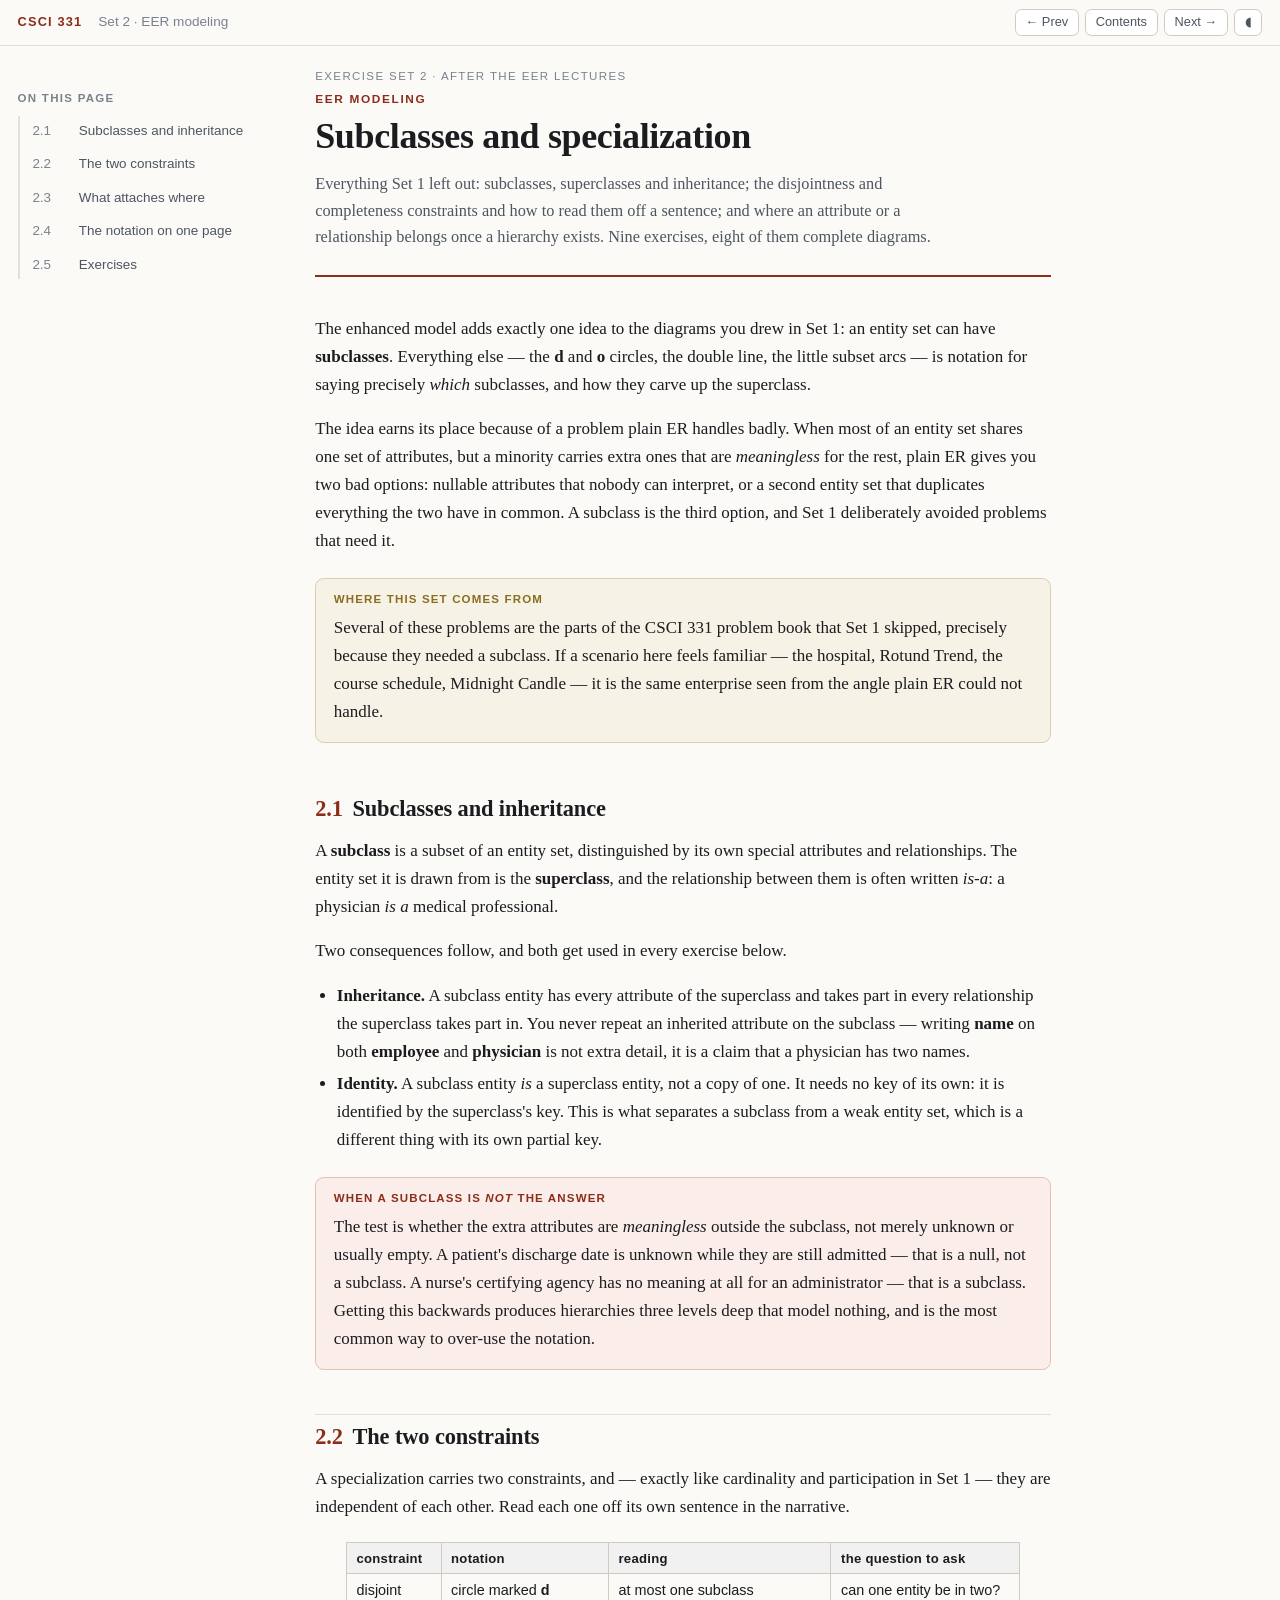
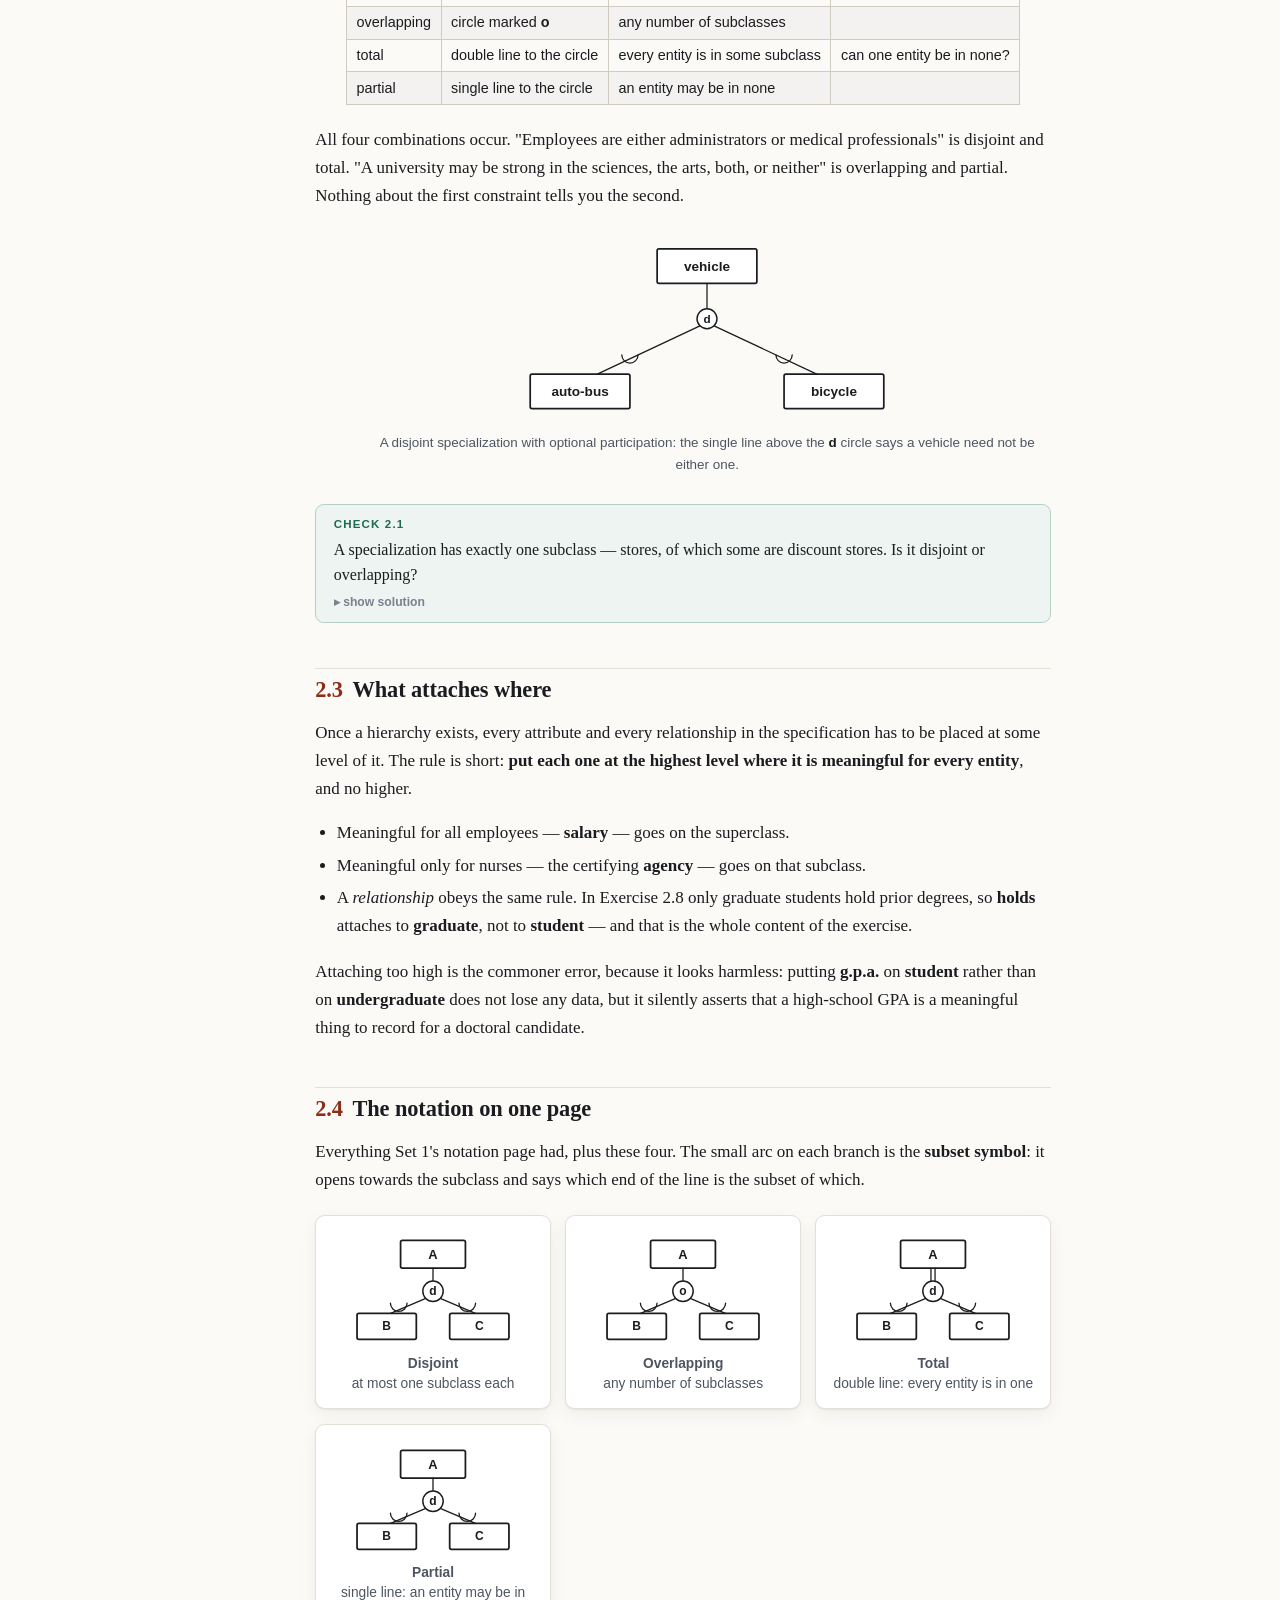
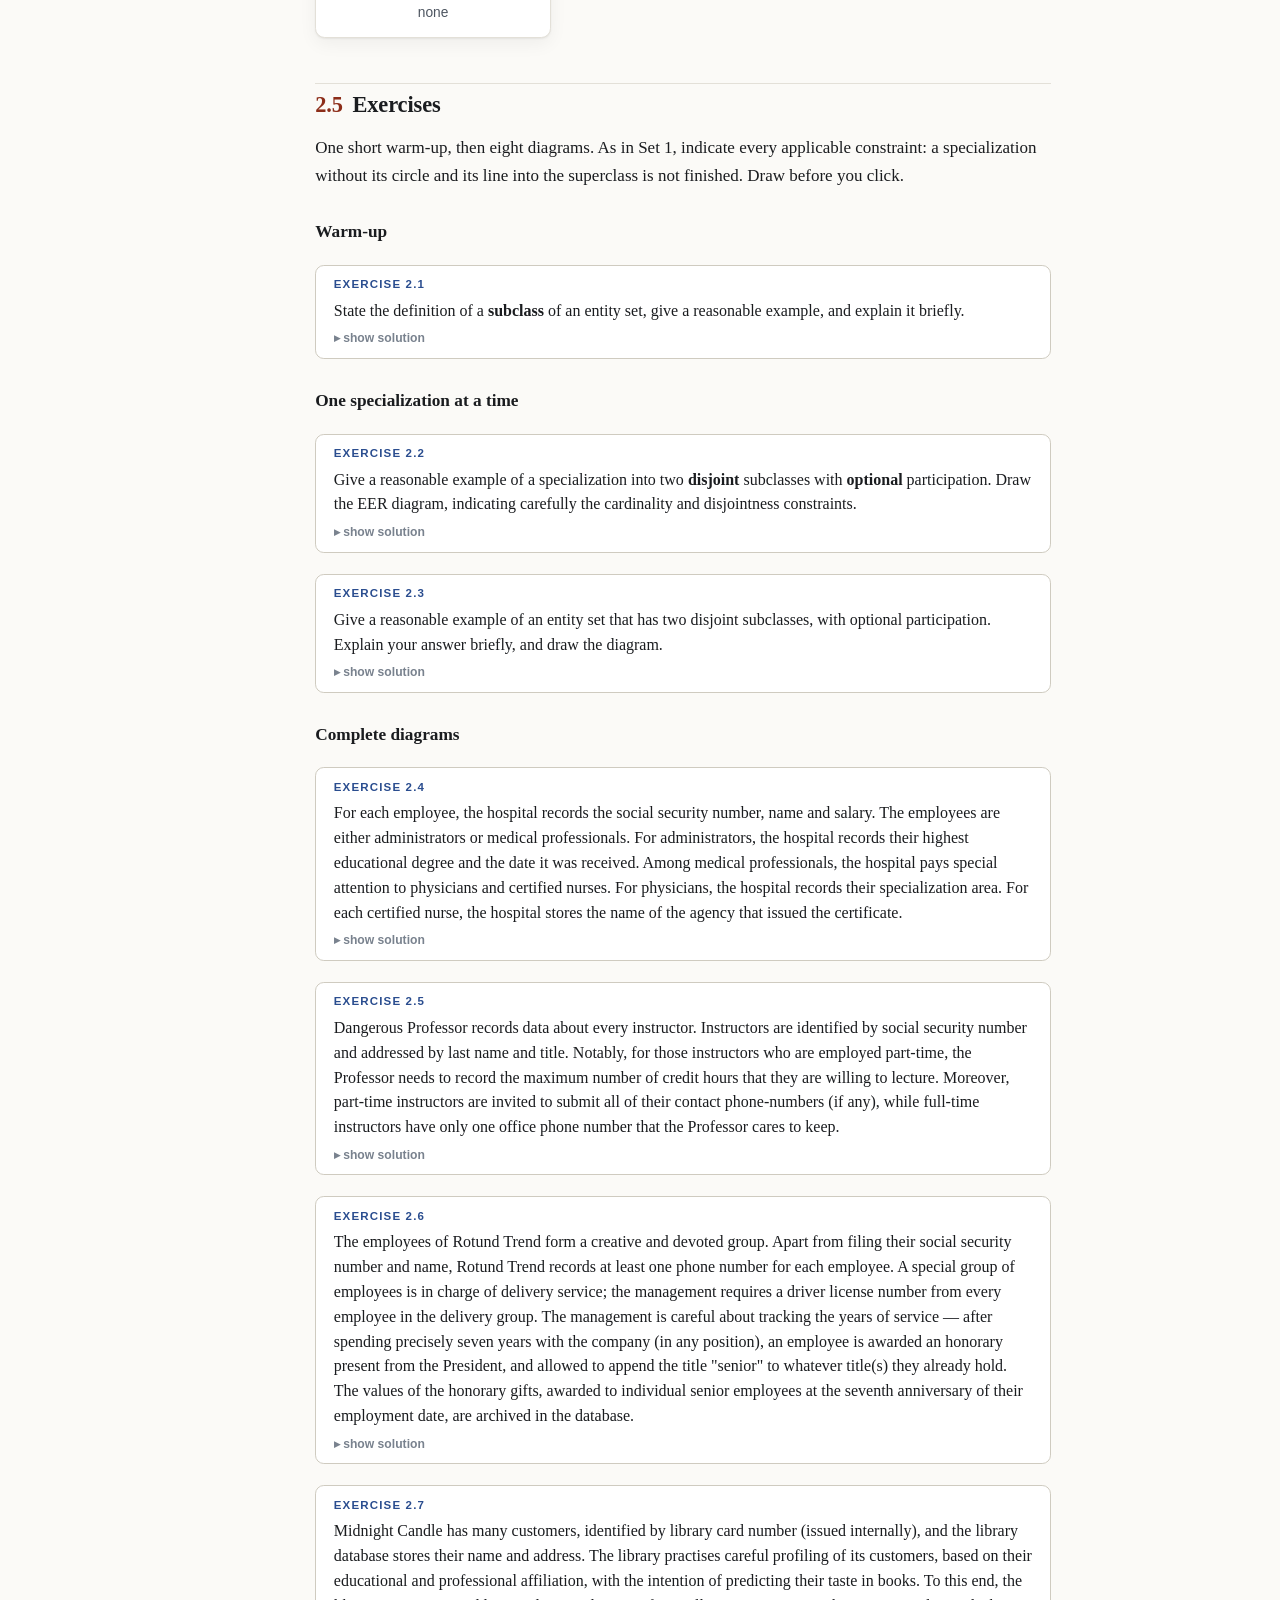
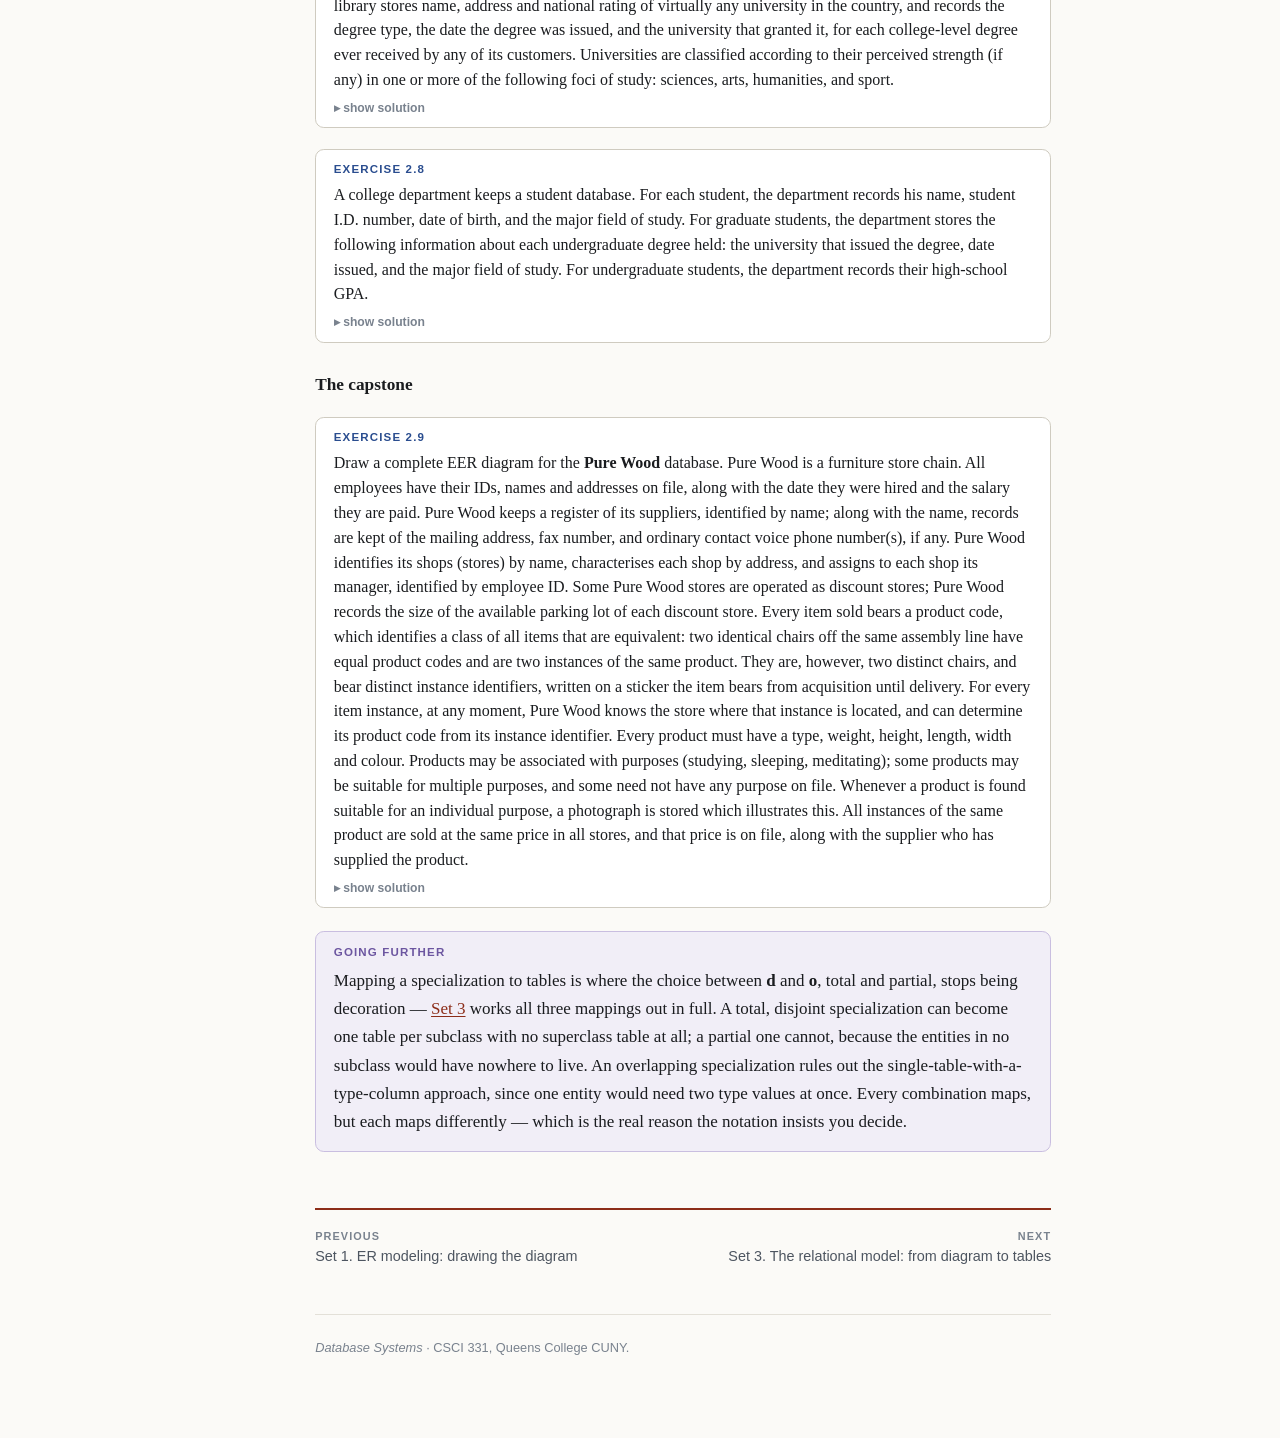
<file: ex-eer.html>
<!DOCTYPE html>
<html lang="en">
<head>
<meta charset="utf-8">
<meta name="viewport" content="width=device-width, initial-scale=1">
<title>Set 2 — EER: subclasses and specialization</title>
<link rel="stylesheet" href="assets/style.css">
<script src="assets/notes.js" defer></script>
</head>
<body>
<header class="topbar"><div class="topbar-in">
  <a class="brand" href="index.html">CSCI 331</a>
  <span class="crumb">Set 2 &middot; EER modeling</span>
  <nav class="topnav">
    <a href="ex-er.html">&larr; Prev</a>
    <a href="index.html">Contents</a>
    <a href="ex-rel.html">Next &rarr;</a>
    <button class="iconbtn" id="themebtn" type="button" title="Light / dark">&#9686;</button>
  </nav>
</div></header>
<div class="wrap">
  <aside class="toc"><p class="toc-title">On this page</p><ol>
    <li><a href="#sub"><span class="t">2.1</span>Subclasses and inheritance</a></li>
    <li><a href="#cons"><span class="t">2.2</span>The two constraints</a></li>
    <li><a href="#attach"><span class="t">2.3</span>What attaches where</a></li>
    <li><a href="#notation"><span class="t">2.4</span>The notation on one page</a></li>
    <li><a href="#exercises"><span class="t">2.5</span>Exercises</a></li>
  </ol></aside>
  <main>

<div class="chhead">
  <span class="chpart">Exercise set 2 &middot; after the EER lectures</span>
  <span class="chnum">EER modeling</span>
  <h1>Subclasses and specialization</h1>
  <p class="chsum">Everything Set 1 left out: subclasses, superclasses and inheritance;
  the disjointness and completeness constraints and how to read them off a sentence;
  and where an attribute or a relationship belongs once a hierarchy exists. Nine
  exercises, eight of them complete diagrams.</p>
</div>

<p>The enhanced model adds exactly one idea to the diagrams you drew in Set 1: an
entity set can have <strong>subclasses</strong>. Everything else &mdash; the
<b>d</b> and <b>o</b> circles, the double line, the little subset arcs &mdash; is
notation for saying precisely <em>which</em> subclasses, and how they carve up the
superclass.</p>

<p>The idea earns its place because of a problem plain ER handles badly. When most
of an entity set shares one set of attributes, but a minority carries extra ones
that are <em>meaningless</em> for the rest, plain ER gives you two bad options:
nullable attributes that nobody can interpret, or a second entity set that
duplicates everything the two have in common. A subclass is the third option, and
Set 1 deliberately avoided problems that need it.</p>

<div class="box note"><span class="bt">Where this set comes from</span>
<p>Several of these problems are the parts of the CSCI 331 problem book that Set 1
skipped, precisely because they needed a subclass. If a scenario here feels
familiar &mdash; the hospital, Rotund Trend, the course schedule, Midnight Candle
&mdash; it is the same enterprise seen from the angle plain ER could not
handle.</p></div>

<h2 id="sub"><span class="secnum">2.1</span>Subclasses and inheritance</h2>

<p>A <strong>subclass</strong> is a subset of an entity set, distinguished by its
own special attributes and relationships. The entity set it is drawn from is the
<strong>superclass</strong>, and the relationship between them is often written
<em>is-a</em>: a physician <em>is a</em> medical professional.</p>

<p>Two consequences follow, and both get used in every exercise below.</p>

<ul>
<li><strong>Inheritance.</strong> A subclass entity has every attribute of the
superclass and takes part in every relationship the superclass takes part in.
You never repeat an inherited attribute on the subclass &mdash; writing
<b>name</b> on both <b>employee</b> and <b>physician</b> is not extra detail, it is
a claim that a physician has two names.</li>
<li><strong>Identity.</strong> A subclass entity <em>is</em> a superclass entity,
not a copy of one. It needs no key of its own: it is identified by the
superclass's key. This is what separates a subclass from a weak entity set, which
is a different thing with its own partial key.</li>
</ul>

<div class="box warn"><span class="bt">When a subclass is <em>not</em> the answer</span>
<p>The test is whether the extra attributes are <em>meaningless</em> outside the
subclass, not merely unknown or usually empty. A patient's discharge date is
unknown while they are still admitted &mdash; that is a null, not a subclass. A
nurse's certifying agency has no meaning at all for an administrator &mdash; that
is a subclass. Getting this backwards produces hierarchies three levels deep that
model nothing, and is the most common way to over-use the notation.</p></div>

<h2 id="cons"><span class="secnum">2.2</span>The two constraints</h2>

<p>A specialization carries two constraints, and &mdash; exactly like cardinality
and participation in Set 1 &mdash; they are independent of each other. Read each
one off its own sentence in the narrative.</p>

<div class="tablewrap"><table>
<thead><tr><th>constraint</th><th>notation</th><th>reading</th><th>the question to ask</th></tr></thead>
<tbody>
<tr><td>disjoint</td><td>circle marked <b>d</b></td><td>at most one subclass</td><td>can one entity be in two?</td></tr>
<tr><td>overlapping</td><td>circle marked <b>o</b></td><td>any number of subclasses</td><td>&nbsp;</td></tr>
<tr><td>total</td><td>double line to the circle</td><td>every entity is in some subclass</td><td>can one entity be in none?</td></tr>
<tr><td>partial</td><td>single line to the circle</td><td>an entity may be in none</td><td>&nbsp;</td></tr>
</tbody></table></div>

<p>All four combinations occur. "Employees are either administrators or medical
professionals" is disjoint and total. "A university may be strong in the sciences,
the arts, both, or neither" is overlapping and partial. Nothing about the first
constraint tells you the second.</p>

<figure class="fig" style="--figmax:34rem">
<svg viewBox="0 0 600 200" role="img" aria-label="Disjoint specialization of vehicle into auto-bus and bicycle">
<rect x="245" y="11" width="110" height="38" rx="2" style="fill:var(--panel);stroke:currentColor;stroke-width:1.9;stroke-linejoin:round"/>
<text class="lbl" x="300" y="30" text-anchor="middle" dominant-baseline="central" style="font-size:15px;font-weight:600;">vehicle</text>
<path d="M300.0 49.0L300.0 77.0" style="fill:none;stroke:currentColor;stroke-width:1.4;stroke-linecap:round"/>
<circle cx="300" cy="88" r="11" style="fill:var(--panel);stroke:currentColor;stroke-width:1.6"/>
<text class="lbl" x="300" y="88" text-anchor="middle" dominant-baseline="central" style="font-size:13px;font-weight:700;">d</text>
<path d="M292.2 95.8L179.0 149.0" style="fill:none;stroke:currentColor;stroke-width:1.4;stroke-linecap:round"/>
<path d="M307.8 95.8L421.0 149.0" style="fill:none;stroke:currentColor;stroke-width:1.4;stroke-linecap:round"/>
<path d="M206 127.8A9 9 0 0 0 224 127.8" style="fill:none;stroke:currentColor;stroke-width:1.4;stroke-linecap:round"/>
<path d="M376 127.8A9 9 0 0 0 394 127.8" style="fill:none;stroke:currentColor;stroke-width:1.4;stroke-linecap:round"/>
<rect x="105" y="149" width="110" height="38" rx="2" style="fill:var(--panel);stroke:currentColor;stroke-width:1.9;stroke-linejoin:round"/>
<text class="lbl" x="160" y="168" text-anchor="middle" dominant-baseline="central" style="font-size:15px;font-weight:600;">auto-bus</text>
<rect x="385" y="149" width="110" height="38" rx="2" style="fill:var(--panel);stroke:currentColor;stroke-width:1.9;stroke-linejoin:round"/>
<text class="lbl" x="440" y="168" text-anchor="middle" dominant-baseline="central" style="font-size:15px;font-weight:600;">bicycle</text>
</svg>
<figcaption>A disjoint specialization with optional participation: the single line above the <b>d</b> circle says a vehicle need not be either one.</figcaption></figure>

<details class="qc"><summary data-label="Check 2.1">A specialization has exactly one subclass &mdash; stores, of which some are discount stores. Is it disjoint or overlapping?</summary><div class="sol">
<p>The question does not arise. Disjointness is a constraint <em>between</em>
subclasses, so with only one subclass there is nothing to constrain, and
<b>d</b> and <b>o</b> say exactly the same thing. The problem book writes
<b>o</b> in this situation (Exercise 2.9); <b>d</b> would be equally correct.</p>
<p>The completeness constraint still matters, though, and is still a real choice:
a single line says some stores are not discount stores, a double line would claim
they all are.</p>
</div></details>

<h2 id="attach"><span class="secnum">2.3</span>What attaches where</h2>

<p>Once a hierarchy exists, every attribute and every relationship in the
specification has to be placed at some level of it. The rule is short: <strong>put
each one at the highest level where it is meaningful for every entity</strong>,
and no higher.</p>

<ul>
<li>Meaningful for all employees &mdash; <b>salary</b> &mdash; goes on the
superclass.</li>
<li>Meaningful only for nurses &mdash; the certifying <b>agency</b> &mdash; goes
on that subclass.</li>
<li>A <em>relationship</em> obeys the same rule. In Exercise 2.8 only graduate
students hold prior degrees, so <b>holds</b> attaches to <b>graduate</b>, not to
<b>student</b> &mdash; and that is the whole content of the exercise.</li>
</ul>

<p>Attaching too high is the commoner error, because it looks harmless: putting
<b>g.p.a.</b> on <b>student</b> rather than on <b>undergraduate</b> does not lose
any data, but it silently asserts that a high-school GPA is a meaningful thing to
record for a doctoral candidate.</p>

<h2 id="notation"><span class="secnum">2.4</span>The notation on one page</h2>

<p>Everything Set 1's notation page had, plus these four. The small arc on each
branch is the <strong>subset symbol</strong>: it opens towards the subclass and
says which end of the line is the subset of which.</p>

<div class="grid3">
  <div class="symcard"><figure class="fig" style="--figmax:11rem">
<svg viewBox="0 -5 190 127" role="img" aria-label="Disjoint specialization">
<rect x="60" y="5" width="70" height="30" rx="2" style="fill:var(--panel);stroke:currentColor;stroke-width:1.9;stroke-linejoin:round"/>
<text class="lbl" x="95" y="20" text-anchor="middle" dominant-baseline="central" style="font-size:14px;font-weight:600;">A</text>
<path d="M95.0 35.0L95.0 49.0" style="fill:none;stroke:currentColor;stroke-width:1.4;stroke-linecap:round"/>
<circle cx="95" cy="60" r="11" style="fill:var(--panel);stroke:currentColor;stroke-width:1.6"/>
<text class="lbl" x="95" y="60" text-anchor="middle" dominant-baseline="central" style="font-size:13px;font-weight:700;">d</text>
<path d="M87.2 67.8L49.2 84.0" style="fill:none;stroke:currentColor;stroke-width:1.4;stroke-linecap:round"/>
<path d="M102.8 67.8L140.8 84.0" style="fill:none;stroke:currentColor;stroke-width:1.4;stroke-linecap:round"/>
<path d="M49 72.8A9 9 0 0 0 67 72.8" style="fill:none;stroke:currentColor;stroke-width:1.4;stroke-linecap:round"/>
<path d="M123 72.8A9 9 0 0 0 141 72.8" style="fill:none;stroke:currentColor;stroke-width:1.4;stroke-linecap:round"/>
<rect x="13" y="84" width="64" height="28" rx="2" style="fill:var(--panel);stroke:currentColor;stroke-width:1.9;stroke-linejoin:round"/>
<text class="lbl" x="45" y="98" text-anchor="middle" dominant-baseline="central" style="font-size:13px;font-weight:600;">B</text>
<rect x="113" y="84" width="64" height="28" rx="2" style="fill:var(--panel);stroke:currentColor;stroke-width:1.9;stroke-linejoin:round"/>
<text class="lbl" x="145" y="98" text-anchor="middle" dominant-baseline="central" style="font-size:13px;font-weight:600;">C</text>
</svg>
<figcaption>Disjoint specialization</figcaption></figure><p><strong>Disjoint</strong><br>at most one subclass each</p></div>
  <div class="symcard"><figure class="fig" style="--figmax:11rem">
<svg viewBox="0 -5 190 127" role="img" aria-label="Overlapping specialization">
<rect x="60" y="5" width="70" height="30" rx="2" style="fill:var(--panel);stroke:currentColor;stroke-width:1.9;stroke-linejoin:round"/>
<text class="lbl" x="95" y="20" text-anchor="middle" dominant-baseline="central" style="font-size:14px;font-weight:600;">A</text>
<path d="M95.0 35.0L95.0 49.0" style="fill:none;stroke:currentColor;stroke-width:1.4;stroke-linecap:round"/>
<circle cx="95" cy="60" r="11" style="fill:var(--panel);stroke:currentColor;stroke-width:1.6"/>
<text class="lbl" x="95" y="60" text-anchor="middle" dominant-baseline="central" style="font-size:13px;font-weight:700;">o</text>
<path d="M87.2 67.8L49.2 84.0" style="fill:none;stroke:currentColor;stroke-width:1.4;stroke-linecap:round"/>
<path d="M102.8 67.8L140.8 84.0" style="fill:none;stroke:currentColor;stroke-width:1.4;stroke-linecap:round"/>
<path d="M49 72.8A9 9 0 0 0 67 72.8" style="fill:none;stroke:currentColor;stroke-width:1.4;stroke-linecap:round"/>
<path d="M123 72.8A9 9 0 0 0 141 72.8" style="fill:none;stroke:currentColor;stroke-width:1.4;stroke-linecap:round"/>
<rect x="13" y="84" width="64" height="28" rx="2" style="fill:var(--panel);stroke:currentColor;stroke-width:1.9;stroke-linejoin:round"/>
<text class="lbl" x="45" y="98" text-anchor="middle" dominant-baseline="central" style="font-size:13px;font-weight:600;">B</text>
<rect x="113" y="84" width="64" height="28" rx="2" style="fill:var(--panel);stroke:currentColor;stroke-width:1.9;stroke-linejoin:round"/>
<text class="lbl" x="145" y="98" text-anchor="middle" dominant-baseline="central" style="font-size:13px;font-weight:600;">C</text>
</svg>
<figcaption>Overlapping specialization</figcaption></figure><p><strong>Overlapping</strong><br>any number of subclasses</p></div>
  <div class="symcard"><figure class="fig" style="--figmax:11rem">
<svg viewBox="0 -5 190 127" role="img" aria-label="Total specialization">
<rect x="60" y="5" width="70" height="30" rx="2" style="fill:var(--panel);stroke:currentColor;stroke-width:1.9;stroke-linejoin:round"/>
<text class="lbl" x="95" y="20" text-anchor="middle" dominant-baseline="central" style="font-size:14px;font-weight:600;">A</text>
<path d="M92.8 35.0L92.8 49.2" style="fill:none;stroke:currentColor;stroke-width:1.4;stroke-linecap:round"/><path d="M97.2 35.0L97.2 49.2" style="fill:none;stroke:currentColor;stroke-width:1.4;stroke-linecap:round"/>
<circle cx="95" cy="60" r="11" style="fill:var(--panel);stroke:currentColor;stroke-width:1.6"/>
<text class="lbl" x="95" y="60" text-anchor="middle" dominant-baseline="central" style="font-size:13px;font-weight:700;">d</text>
<path d="M87.2 67.8L49.2 84.0" style="fill:none;stroke:currentColor;stroke-width:1.4;stroke-linecap:round"/>
<path d="M102.8 67.8L140.8 84.0" style="fill:none;stroke:currentColor;stroke-width:1.4;stroke-linecap:round"/>
<path d="M49 72.8A9 9 0 0 0 67 72.8" style="fill:none;stroke:currentColor;stroke-width:1.4;stroke-linecap:round"/>
<path d="M123 72.8A9 9 0 0 0 141 72.8" style="fill:none;stroke:currentColor;stroke-width:1.4;stroke-linecap:round"/>
<rect x="13" y="84" width="64" height="28" rx="2" style="fill:var(--panel);stroke:currentColor;stroke-width:1.9;stroke-linejoin:round"/>
<text class="lbl" x="45" y="98" text-anchor="middle" dominant-baseline="central" style="font-size:13px;font-weight:600;">B</text>
<rect x="113" y="84" width="64" height="28" rx="2" style="fill:var(--panel);stroke:currentColor;stroke-width:1.9;stroke-linejoin:round"/>
<text class="lbl" x="145" y="98" text-anchor="middle" dominant-baseline="central" style="font-size:13px;font-weight:600;">C</text>
</svg>
<figcaption>Total specialization</figcaption></figure><p><strong>Total</strong><br>double line: every entity is in one</p></div>
  <div class="symcard"><figure class="fig" style="--figmax:11rem">
<svg viewBox="0 -5 190 127" role="img" aria-label="Partial specialization">
<rect x="60" y="5" width="70" height="30" rx="2" style="fill:var(--panel);stroke:currentColor;stroke-width:1.9;stroke-linejoin:round"/>
<text class="lbl" x="95" y="20" text-anchor="middle" dominant-baseline="central" style="font-size:14px;font-weight:600;">A</text>
<path d="M95.0 35.0L95.0 49.0" style="fill:none;stroke:currentColor;stroke-width:1.4;stroke-linecap:round"/>
<circle cx="95" cy="60" r="11" style="fill:var(--panel);stroke:currentColor;stroke-width:1.6"/>
<text class="lbl" x="95" y="60" text-anchor="middle" dominant-baseline="central" style="font-size:13px;font-weight:700;">d</text>
<path d="M87.2 67.8L49.2 84.0" style="fill:none;stroke:currentColor;stroke-width:1.4;stroke-linecap:round"/>
<path d="M102.8 67.8L140.8 84.0" style="fill:none;stroke:currentColor;stroke-width:1.4;stroke-linecap:round"/>
<path d="M49 72.8A9 9 0 0 0 67 72.8" style="fill:none;stroke:currentColor;stroke-width:1.4;stroke-linecap:round"/>
<path d="M123 72.8A9 9 0 0 0 141 72.8" style="fill:none;stroke:currentColor;stroke-width:1.4;stroke-linecap:round"/>
<rect x="13" y="84" width="64" height="28" rx="2" style="fill:var(--panel);stroke:currentColor;stroke-width:1.9;stroke-linejoin:round"/>
<text class="lbl" x="45" y="98" text-anchor="middle" dominant-baseline="central" style="font-size:13px;font-weight:600;">B</text>
<rect x="113" y="84" width="64" height="28" rx="2" style="fill:var(--panel);stroke:currentColor;stroke-width:1.9;stroke-linejoin:round"/>
<text class="lbl" x="145" y="98" text-anchor="middle" dominant-baseline="central" style="font-size:13px;font-weight:600;">C</text>
</svg>
<figcaption>Partial specialization</figcaption></figure><p><strong>Partial</strong><br>single line: an entity may be in none</p></div>
</div>

<h2 id="exercises"><span class="secnum">2.5</span>Exercises</h2>

<p>One short warm-up, then eight diagrams. As in Set 1, indicate every applicable
constraint: a specialization without its circle and its line into the superclass
is not finished. Draw before you click.</p>

<h3>Warm-up</h3>

<details class="prob"><summary data-label="Exercise 2.1">State the definition of a <strong>subclass</strong> of an entity set, give a reasonable example, and explain it briefly.</summary><div class="sol">
<p><strong>Definition.</strong> A subclass is a subset of an entity set,
distinguished by its own special attributes and relationships.</p>
<p><strong>Example.</strong> Woman is a subclass of the set of persons,
characterised by the attribute number of pregnancies, which has no meaning for
persons outside this subclass.</p>
<p><strong>Why the example works.</strong> The attribute is not merely
<em>usually empty</em> outside the subclass &mdash; it is <em>meaningless</em>
there, and that is the test for whether a subclass earns its box. If the extra
attributes would make sense for everyone and just happen to be unknown, you have
a nullable attribute, not a subclass.</p>
</div></details>

<h3>One specialization at a time</h3>

<details class="prob"><summary data-label="Exercise 2.2">Give a reasonable example of a specialization into two <strong>disjoint</strong> subclasses with <strong>optional</strong> participation. Draw the EER diagram, indicating carefully the cardinality and disjointness constraints.</summary><div class="sol">
<p><strong>The example.</strong> The class "vehicle" has two subclasses,
"auto-bus" and "bicycle". The two are obviously disjoint, unless somebody saw a
bus on two wheels. The participation is optional, as there are many vehicles that
are neither auto-buses nor bicycles.</p>
<figure class="fig" style="--figmax:34rem">
<svg viewBox="0 0 600 200" role="img" aria-label="Disjoint specialization of vehicle into auto-bus and bicycle">
<rect x="245" y="11" width="110" height="38" rx="2" style="fill:var(--panel);stroke:currentColor;stroke-width:1.9;stroke-linejoin:round"/>
<text class="lbl" x="300" y="30" text-anchor="middle" dominant-baseline="central" style="font-size:15px;font-weight:600;">vehicle</text>
<path d="M300.0 49.0L300.0 77.0" style="fill:none;stroke:currentColor;stroke-width:1.4;stroke-linecap:round"/>
<circle cx="300" cy="88" r="11" style="fill:var(--panel);stroke:currentColor;stroke-width:1.6"/>
<text class="lbl" x="300" y="88" text-anchor="middle" dominant-baseline="central" style="font-size:13px;font-weight:700;">d</text>
<path d="M292.2 95.8L179.0 149.0" style="fill:none;stroke:currentColor;stroke-width:1.4;stroke-linecap:round"/>
<path d="M307.8 95.8L421.0 149.0" style="fill:none;stroke:currentColor;stroke-width:1.4;stroke-linecap:round"/>
<path d="M206 127.8A9 9 0 0 0 224 127.8" style="fill:none;stroke:currentColor;stroke-width:1.4;stroke-linecap:round"/>
<path d="M376 127.8A9 9 0 0 0 394 127.8" style="fill:none;stroke:currentColor;stroke-width:1.4;stroke-linecap:round"/>
<rect x="105" y="149" width="110" height="38" rx="2" style="fill:var(--panel);stroke:currentColor;stroke-width:1.9;stroke-linejoin:round"/>
<text class="lbl" x="160" y="168" text-anchor="middle" dominant-baseline="central" style="font-size:15px;font-weight:600;">auto-bus</text>
<rect x="385" y="149" width="110" height="38" rx="2" style="fill:var(--panel);stroke:currentColor;stroke-width:1.9;stroke-linejoin:round"/>
<text class="lbl" x="440" y="168" text-anchor="middle" dominant-baseline="central" style="font-size:15px;font-weight:600;">bicycle</text>
</svg>
<figcaption>A disjoint specialization with optional participation: the single line above the <b>d</b> circle says a vehicle need not be either one.</figcaption></figure>
<p><strong>The method.</strong> Pick the superclass first, then choose subclasses
that satisfy the two constraints the question names, and <em>test each one by
trying to break it</em>.</p>
<ul>
<li><em>Disjoint</em> means no entity can be in both. Test it by describing
something in the intersection: if the description is absurd &mdash; a two-wheeled
bus &mdash; disjointness holds.</li>
<li><em>Optional</em> (partial) means something in the superclass is in neither.
Test it by naming one: a car, a tram, a snowmobile.</li>
</ul>
<p>If you cannot name the counter-example for the second test, your specialization
is total and you have answered a different question.</p>
</div></details>

<details class="prob"><summary data-label="Exercise 2.3">Give a reasonable example of an entity set that has two disjoint subclasses, with optional participation. Explain your answer briefly, and draw the diagram.</summary><div class="sol">
<p><strong>The example.</strong> In a department store database, there may be an
entity set <b>apparel</b>, intended to include anything and everything that a
person can wear. Within this set, we may recognise a subclass <b>footwear</b> and
another subclass <b>eye glasses</b>. The two subclasses are clearly disjoint,
since one cannot easily conceive of an object that can function as footwear and
eye-glasses simultaneously. The participation is optional, since many apparel
items &mdash; skirts, trousers, shirts, coats, hats, gloves &mdash; classify
neither as footwear nor as eye-glasses.</p>
<figure class="fig" style="--figmax:34rem">
<svg viewBox="0 0 620 200" role="img" aria-label="Disjoint specialization of apparel into footwear and eye glasses">
<rect x="255" y="11" width="110" height="38" rx="2" style="fill:var(--panel);stroke:currentColor;stroke-width:1.9;stroke-linejoin:round"/>
<text class="lbl" x="310" y="30" text-anchor="middle" dominant-baseline="central" style="font-size:15px;font-weight:600;">apparel</text>
<path d="M310.0 49.0L310.0 77.0" style="fill:none;stroke:currentColor;stroke-width:1.4;stroke-linecap:round"/>
<circle cx="310" cy="88" r="11" style="fill:var(--panel);stroke:currentColor;stroke-width:1.6"/>
<text class="lbl" x="310" y="88" text-anchor="middle" dominant-baseline="central" style="font-size:13px;font-weight:700;">d</text>
<path d="M302.2 95.8L173.8 149.0" style="fill:none;stroke:currentColor;stroke-width:1.4;stroke-linecap:round"/>
<path d="M317.8 95.8L446.2 149.0" style="fill:none;stroke:currentColor;stroke-width:1.4;stroke-linecap:round"/>
<path d="M204 126.8A9 9 0 0 0 222 126.8" style="fill:none;stroke:currentColor;stroke-width:1.4;stroke-linecap:round"/>
<path d="M398 126.8A9 9 0 0 0 416 126.8" style="fill:none;stroke:currentColor;stroke-width:1.4;stroke-linecap:round"/>
<rect x="95" y="149" width="110" height="38" rx="2" style="fill:var(--panel);stroke:currentColor;stroke-width:1.9;stroke-linejoin:round"/>
<text class="lbl" x="150" y="168" text-anchor="middle" dominant-baseline="central" style="font-size:15px;font-weight:600;">footwear</text>
<rect x="404.95" y="149" width="130.1" height="38" rx="2" style="fill:var(--panel);stroke:currentColor;stroke-width:1.9;stroke-linejoin:round"/>
<text class="lbl" x="470" y="168" text-anchor="middle" dominant-baseline="central" style="font-size:15px;font-weight:600;">eye glasses</text>
</svg>
<figcaption>Department-store apparel. Disjoint &mdash; nothing is footwear and eye-glasses at once &mdash; and partial, since most apparel is neither.</figcaption></figure>
<p><strong>What makes this a better answer than "vehicle" again.</strong> The two
subclasses here would carry genuinely different attributes &mdash; shoe size and
sole material for one, lens prescription and frame width for the other &mdash;
and neither set means anything for a hat. That is the justification a marker is
looking for: not just that the sets are disjoint, but that they need to exist at
all.</p>
</div></details>

<h3>Complete diagrams</h3>

<details class="prob"><summary data-label="Exercise 2.4">For each employee, the hospital records the social security number, name and salary. The employees are either administrators or medical professionals. For administrators, the hospital records their highest educational degree and the date it was received. Among medical professionals, the hospital pays special attention to physicians and certified nurses. For physicians, the hospital records their specialization area. For each certified nurse, the hospital stores the name of the agency that issued the certificate.</summary><div class="sol">
<figure class="fig" style="--figmax:34rem">
<svg viewBox="0 -15 620 379" role="img" aria-label="EER diagram of a hospital employee specialization hierarchy">
<rect x="255" y="41" width="110" height="38" rx="2" style="fill:var(--panel);stroke:currentColor;stroke-width:1.9;stroke-linejoin:round"/>
<text class="lbl" x="310" y="60" text-anchor="middle" dominant-baseline="central" style="font-size:15px;font-weight:600;">employee</text>
<ellipse cx="310" cy="12" rx="45" ry="17" style="fill:var(--panel);stroke:currentColor;stroke-width:1.6"/>
<text class="lbl" x="310" y="12" text-anchor="middle" dominant-baseline="central" style="font-size:13px;font-weight:400;">salary</text>
<path d="M310.0 29.0L310.0 41.0" style="fill:none;stroke:currentColor;stroke-width:1.4;stroke-linecap:round"/>
<ellipse cx="120" cy="60" rx="45" ry="17" style="fill:var(--panel);stroke:currentColor;stroke-width:1.6"/>
<text class="lbl" x="120" y="60" text-anchor="middle" dominant-baseline="central" style="font-size:13px;font-weight:400;text-decoration:underline;">id #</text>
<path d="M165.0 60.0L255.0 60.0" style="fill:none;stroke:currentColor;stroke-width:1.4;stroke-linecap:round"/>
<ellipse cx="505" cy="60" rx="45" ry="17" style="fill:var(--panel);stroke:currentColor;stroke-width:1.6"/>
<text class="lbl" x="505" y="60" text-anchor="middle" dominant-baseline="central" style="font-size:13px;font-weight:400;">name</text>
<path d="M460.0 60.0L365.0 60.0" style="fill:none;stroke:currentColor;stroke-width:1.4;stroke-linecap:round"/>
<path d="M310.0 79.0L310.0 111.0" style="fill:none;stroke:currentColor;stroke-width:1.4;stroke-linecap:round"/>
<circle cx="310" cy="122" r="11" style="fill:var(--panel);stroke:currentColor;stroke-width:1.6"/>
<text class="lbl" x="310" y="122" text-anchor="middle" dominant-baseline="central" style="font-size:13px;font-weight:700;">d</text>
<path d="M302.2 129.8L174.2 169.0" style="fill:none;stroke:currentColor;stroke-width:1.4;stroke-linecap:round"/>
<path d="M317.8 129.8L440.8 169.0" style="fill:none;stroke:currentColor;stroke-width:1.4;stroke-linecap:round"/>
<path d="M219 148.8A9 9 0 0 0 237 148.8" style="fill:none;stroke:currentColor;stroke-width:1.4;stroke-linecap:round"/>
<path d="M381 148.8A9 9 0 0 0 399 148.8" style="fill:none;stroke:currentColor;stroke-width:1.4;stroke-linecap:round"/>
<rect x="85.85" y="169" width="148.3" height="38" rx="2" style="fill:var(--panel);stroke:currentColor;stroke-width:1.9;stroke-linejoin:round"/>
<text class="lbl" x="160" y="188" text-anchor="middle" dominant-baseline="central" style="font-size:15px;font-weight:600;">administrator</text>
<rect x="400" y="169" width="110" height="38" rx="2" style="fill:var(--panel);stroke:currentColor;stroke-width:1.9;stroke-linejoin:round"/>
<text class="lbl" x="455" y="188" text-anchor="middle" dominant-baseline="central" style="font-size:15px;font-weight:600;">medical</text>
<ellipse cx="90" cy="250" rx="45" ry="17" style="fill:var(--panel);stroke:currentColor;stroke-width:1.6"/>
<text class="lbl" x="90" y="250" text-anchor="middle" dominant-baseline="central" style="font-size:13px;font-weight:400;">degree</text>
<path d="M128.0 207.0L90.0 233.0" style="fill:none;stroke:currentColor;stroke-width:1.4;stroke-linecap:round"/>
<ellipse cx="205" cy="292" rx="45" ry="17" style="fill:var(--panel);stroke:currentColor;stroke-width:1.6"/>
<text class="lbl" x="205" y="292" text-anchor="middle" dominant-baseline="central" style="font-size:13px;font-weight:400;">date</text>
<path d="M162.0 207.0L200.0 275.1" style="fill:none;stroke:currentColor;stroke-width:1.4;stroke-linecap:round"/>
<path d="M455.0 207.0L455.0 231.0" style="fill:none;stroke:currentColor;stroke-width:1.4;stroke-linecap:round"/>
<circle cx="455" cy="242" r="11" style="fill:var(--panel);stroke:currentColor;stroke-width:1.6"/>
<text class="lbl" x="455" y="242" text-anchor="middle" dominant-baseline="central" style="font-size:13px;font-weight:700;">d</text>
<path d="M447.2 249.8L385.8 277.0" style="fill:none;stroke:currentColor;stroke-width:1.4;stroke-linecap:round"/>
<path d="M462.8 249.8L529.2 277.0" style="fill:none;stroke:currentColor;stroke-width:1.4;stroke-linecap:round"/>
<path d="M403 260.8A9 9 0 0 0 421 260.8" style="fill:none;stroke:currentColor;stroke-width:1.4;stroke-linecap:round"/>
<path d="M491 260.8A9 9 0 0 0 509 260.8" style="fill:none;stroke:currentColor;stroke-width:1.4;stroke-linecap:round"/>
<rect x="320" y="277" width="100" height="38" rx="2" style="fill:var(--panel);stroke:currentColor;stroke-width:1.9;stroke-linejoin:round"/>
<text class="lbl" x="370" y="296" text-anchor="middle" dominant-baseline="central" style="font-size:15px;font-weight:600;">physician</text>
<rect x="499" y="277" width="92" height="38" rx="2" style="fill:var(--panel);stroke:currentColor;stroke-width:1.9;stroke-linejoin:round"/>
<text class="lbl" x="545" y="296" text-anchor="middle" dominant-baseline="central" style="font-size:15px;font-weight:600;">nurse</text>
<ellipse cx="370" cy="340" rx="45" ry="14" style="fill:var(--panel);stroke:currentColor;stroke-width:1.6"/>
<text class="lbl" x="370" y="340" text-anchor="middle" dominant-baseline="central" style="font-size:12px;font-weight:400;">area</text>
<path d="M370.0 315.0L370.0 326.0" style="fill:none;stroke:currentColor;stroke-width:1.4;stroke-linecap:round"/>
<ellipse cx="545" cy="340" rx="45" ry="14" style="fill:var(--panel);stroke:currentColor;stroke-width:1.6"/>
<text class="lbl" x="545" y="340" text-anchor="middle" dominant-baseline="central" style="font-size:12px;font-weight:400;">agency</text>
<path d="M545.0 315.0L545.0 326.0" style="fill:none;stroke:currentColor;stroke-width:1.4;stroke-linecap:round"/>
</svg>
<figcaption>Hospital employees. Two specializations, one nested inside the other; each subclass carries only the attributes that make sense for it.</figcaption></figure>
<p><strong>Step 1 &mdash; the superclass.</strong> <b>employee</b>, with
<b>id&nbsp;#</b> as key, plus <b>name</b> and <b>salary</b>. Everything true of
every employee goes here and nowhere else; the subclasses inherit it.</p>
<p><strong>Step 2 &mdash; the first specialization.</strong> "The employees are
either administrators or medical professionals" gives two subclasses. Disjoint
(<b>d</b>): the word "either" excludes being both.</p>
<p><strong>Step 3 &mdash; the second specialization, nested.</strong> "Among
medical professionals&hellip; physicians and certified nurses" specialises
<b>medical</b>, not <b>employee</b>. The nesting is the content of this exercise:
a physician is a medical professional is an employee, and hanging all four
subclasses off <b>employee</b> in one flat specialization would lose the fact that
physicians and nurses are medical and administrators are not.</p>
<p><strong>Step 4 &mdash; where each attribute lands.</strong> <b>degree</b> and
<b>date</b> on <b>administrator</b>; <b>area</b> on <b>physician</b>;
<b>agency</b> on <b>nurse</b>. Each sits at the lowest level where it is
meaningful &mdash; the rule of &sect;2.3, applied four times.</p>
<p><strong>Step 5 &mdash; the constraints you must decide.</strong> Both
specializations are drawn disjoint and partial. The second one is the judgement
call: the text says "among medical professionals" the hospital attends to
physicians and nurses, which leaves room for medical staff who are neither &mdash;
a technician, a therapist. If your reading is that the hospital employs nobody
else, a double line and a stated assumption is a defensible answer. State the
assumption; that is what earns the mark.</p>
</div></details>

<details class="prob"><summary data-label="Exercise 2.5">Dangerous Professor records data about every instructor. Instructors are identified by social security number and addressed by last name and title. Notably, for those instructors who are employed part-time, the Professor needs to record the maximum number of credit hours that they are willing to lecture. Moreover, part-time instructors are invited to submit all of their contact phone-numbers (if any), while full-time instructors have only one office phone number that the Professor cares to keep.</summary><div class="sol">
<figure class="fig" style="--figmax:34rem">
<svg viewBox="0 0 640 330" role="img" aria-label="EER diagram of instructors specialized into part-timers and full-timers">
<rect x="259.5" y="36" width="121" height="38" rx="2" style="fill:var(--panel);stroke:currentColor;stroke-width:1.9;stroke-linejoin:round"/>
<text class="lbl" x="320" y="55" text-anchor="middle" dominant-baseline="central" style="font-size:15px;font-weight:600;">instructor</text>
<ellipse cx="120" cy="30" rx="46.2" ry="17" style="fill:var(--panel);stroke:currentColor;stroke-width:1.6"/>
<text class="lbl" x="120" y="30" text-anchor="middle" dominant-baseline="central" style="font-size:13px;font-weight:400;">lastName</text>
<path d="M166.2 30.0L259.5 47.3" style="fill:none;stroke:currentColor;stroke-width:1.4;stroke-linecap:round"/>
<ellipse cx="530" cy="55" rx="50.1" ry="17" style="fill:var(--panel);stroke:currentColor;stroke-width:1.6"/>
<text class="lbl" x="530" y="55" text-anchor="middle" dominant-baseline="central" style="font-size:13px;font-weight:400;text-decoration:underline;">socSecNum</text>
<path d="M479.9 55.0L380.5 55.0" style="fill:none;stroke:currentColor;stroke-width:1.4;stroke-linecap:round"/>
<ellipse cx="115" cy="108" rx="45" ry="17" style="fill:var(--panel);stroke:currentColor;stroke-width:1.6"/>
<text class="lbl" x="115" y="108" text-anchor="middle" dominant-baseline="central" style="font-size:13px;font-weight:400;">title</text>
<path d="M160.0 108.0L268.0 74.0" style="fill:none;stroke:currentColor;stroke-width:1.4;stroke-linecap:round"/>
<path d="M320.0 74.0L320.0 111.0" style="fill:none;stroke:currentColor;stroke-width:1.4;stroke-linecap:round"/>
<circle cx="320" cy="122" r="11" style="fill:var(--panel);stroke:currentColor;stroke-width:1.6"/>
<text class="lbl" x="320" y="122" text-anchor="middle" dominant-baseline="central" style="font-size:13px;font-weight:700;">o</text>
<path d="M312.2 129.8L201.6 181.0" style="fill:none;stroke:currentColor;stroke-width:1.4;stroke-linecap:round"/>
<path d="M327.8 129.8L448.4 181.0" style="fill:none;stroke:currentColor;stroke-width:1.4;stroke-linecap:round"/>
<path d="M239 154.8A9 9 0 0 0 257 154.8" style="fill:none;stroke:currentColor;stroke-width:1.4;stroke-linecap:round"/>
<path d="M383 154.8A9 9 0 0 0 401 154.8" style="fill:none;stroke:currentColor;stroke-width:1.4;stroke-linecap:round"/>
<rect x="119.5" y="181" width="121" height="38" rx="2" style="fill:var(--panel);stroke:currentColor;stroke-width:1.9;stroke-linejoin:round"/>
<text class="lbl" x="180" y="200" text-anchor="middle" dominant-baseline="central" style="font-size:15px;font-weight:600;">part-timer</text>
<rect x="409.5" y="181" width="121" height="38" rx="2" style="fill:var(--panel);stroke:currentColor;stroke-width:1.9;stroke-linejoin:round"/>
<text class="lbl" x="470" y="200" text-anchor="middle" dominant-baseline="central" style="font-size:15px;font-weight:600;">full-timer</text>
<ellipse cx="85" cy="262" rx="46.2" ry="17" style="fill:var(--panel);stroke:currentColor;stroke-width:1.6"/>
<text class="lbl" x="85" y="262" text-anchor="middle" dominant-baseline="central" style="font-size:13px;font-weight:400;">maxHours</text>
<path d="M85.0 245.0L140.0 219.0" style="fill:none;stroke:currentColor;stroke-width:1.4;stroke-linecap:round"/>
<ellipse cx="235" cy="292" rx="45" ry="17" style="fill:var(--panel);stroke:currentColor;stroke-width:1.6"/>
<ellipse cx="235" cy="292" rx="40.5" ry="12.5" style="fill:none;stroke:currentColor;stroke-width:1.6"/>
<text class="lbl" x="235" y="292" text-anchor="middle" dominant-baseline="central" style="font-size:13px;font-weight:400;">phone #</text>
<path d="M235.0 275.0L200.0 219.0" style="fill:none;stroke:currentColor;stroke-width:1.4;stroke-linecap:round"/>
<ellipse cx="490" cy="292" rx="69.6" ry="17" style="fill:var(--panel);stroke:currentColor;stroke-width:1.6"/>
<text class="lbl" x="490" y="292" text-anchor="middle" dominant-baseline="central" style="font-size:13px;font-weight:400;">office phone #</text>
<path d="M490.0 275.0L475.0 219.0" style="fill:none;stroke:currentColor;stroke-width:1.4;stroke-linecap:round"/>
</svg>
<figcaption>Course-schedule instructors. Only a part-timer has a maximum credit-hour load, and only a part-timer submits a whole set of contact numbers.</figcaption></figure>
<p><strong>Step 1 &mdash; why a subclass at all.</strong> <b>maxHours</b> is the
giveaway: a maximum willing teaching load is not merely unknown for a full-timer,
it is meaningless. That is the &sect;2.1 test, and it is what rules out modelling
this with a nullable attribute.</p>
<p><strong>Step 2 &mdash; the shared attributes stay up.</strong>
<b>socSecNum</b> (key), <b>lastName</b> and <b>title</b> describe every
instructor, so they hang off the superclass and are inherited.</p>
<p><strong>Step 3 &mdash; the phone numbers, which are the real exercise.</strong>
Both subclasses have something called a phone number, and they are
<em>different attributes</em>. A part-timer submits "all of their contact
phone-numbers (if any)" &mdash; a set, possibly empty, so a multivalued attribute,
double ellipse. A full-timer has "only one office phone number" &mdash; a single
simple attribute. Putting one <b>phone&nbsp;#</b> on the superclass would collapse
two different specifications into one and get both wrong.</p>
<p><strong>Step 4 &mdash; the constraints.</strong> The problem book draws this
one <b>o</b>, overlapping, and partial. Neither is forced by the text, and both
are worth arguing about: if the department's contracts make part-time and
full-time exclusive and exhaustive, <b>d</b> with a double line is the better
model. What is not defensible is leaving the circle unmarked.</p>
</div></details>

<details class="prob"><summary data-label="Exercise 2.6">The employees of Rotund Trend form a creative and devoted group. Apart from filing their social security number and name, Rotund Trend records at least one phone number for each employee. A special group of employees is in charge of delivery service; the management requires a driver license number from every employee in the delivery group. The management is careful about tracking the years of service &mdash; after spending precisely seven years with the company (in any position), an employee is awarded an honorary present from the President, and allowed to append the title "senior" to whatever title(s) they already hold. The values of the honorary gifts, awarded to individual senior employees at the seventh anniversary of their employment date, are archived in the database.</summary><div class="sol">
<figure class="fig" style="--figmax:34rem">
<svg viewBox="0 0 640 330" role="img" aria-label="EER diagram of Rotund Trend employees with an overlapping specialization">
<rect x="265" y="81" width="110" height="38" rx="2" style="fill:var(--panel);stroke:currentColor;stroke-width:1.9;stroke-linejoin:round"/>
<text class="lbl" x="320" y="100" text-anchor="middle" dominant-baseline="central" style="font-size:15px;font-weight:600;">employee</text>
<ellipse cx="110" cy="100" rx="50.1" ry="17" style="fill:var(--panel);stroke:currentColor;stroke-width:1.6"/>
<text class="lbl" x="110" y="100" text-anchor="middle" dominant-baseline="central" style="font-size:13px;font-weight:400;text-decoration:underline;">soc.sec.#</text>
<path d="M160.1 100.0L265.0 100.0" style="fill:none;stroke:currentColor;stroke-width:1.4;stroke-linecap:round"/>
<ellipse cx="155" cy="40" rx="45" ry="17" style="fill:var(--panel);stroke:currentColor;stroke-width:1.6"/>
<text class="lbl" x="155" y="40" text-anchor="middle" dominant-baseline="central" style="font-size:13px;font-weight:400;">name</text>
<path d="M155.0 57.0L270.1 81.0" style="fill:none;stroke:currentColor;stroke-width:1.4;stroke-linecap:round"/>
<ellipse cx="320" cy="36" rx="54" ry="17" style="fill:var(--panel);stroke:currentColor;stroke-width:1.6"/>
<text class="lbl" x="320" y="36" text-anchor="middle" dominant-baseline="central" style="font-size:13px;font-weight:400;">date hired</text>
<path d="M320.0 53.0L320.0 81.0" style="fill:none;stroke:currentColor;stroke-width:1.4;stroke-linecap:round"/>
<ellipse cx="490" cy="38" rx="61.8" ry="17" stroke-dasharray="6 4" style="fill:var(--panel);stroke:currentColor;stroke-width:1.6"/>
<text class="lbl" x="490" y="38" text-anchor="middle" dominant-baseline="central" style="font-size:13px;font-weight:400;">years served</text>
<path d="M490.0 55.0L369.9 81.0" style="fill:none;stroke:currentColor;stroke-width:1.4;stroke-linecap:round"/>
<ellipse cx="535" cy="100" rx="45" ry="17" style="fill:var(--panel);stroke:currentColor;stroke-width:1.6"/>
<text class="lbl" x="535" y="100" text-anchor="middle" dominant-baseline="central" style="font-size:13px;font-weight:400;">phone #</text>
<path d="M490.0 100.0L375.0 100.0" style="fill:none;stroke:currentColor;stroke-width:1.4;stroke-linecap:round"/>
<ellipse cx="520" cy="158" rx="73.5" ry="17" style="fill:var(--panel);stroke:currentColor;stroke-width:1.6"/>
<ellipse cx="520" cy="158" rx="69" ry="12.5" style="fill:none;stroke:currentColor;stroke-width:1.6"/>
<text class="lbl" x="520" y="158" text-anchor="middle" dominant-baseline="central" style="font-size:13px;font-weight:400;">phone # (add’l)</text>
<path d="M446.5 158.0L375.0 117.6" style="fill:none;stroke:currentColor;stroke-width:1.4;stroke-linecap:round"/>
<path d="M320.0 119.0L320.0 151.0" style="fill:none;stroke:currentColor;stroke-width:1.4;stroke-linecap:round"/>
<circle cx="320" cy="162" r="11" style="fill:var(--panel);stroke:currentColor;stroke-width:1.6"/>
<text class="lbl" x="320" y="162" text-anchor="middle" dominant-baseline="central" style="font-size:13px;font-weight:700;">o</text>
<path d="M312.2 169.8L192.3 211.0" style="fill:none;stroke:currentColor;stroke-width:1.4;stroke-linecap:round"/>
<path d="M327.8 169.8L447.0 211.0" style="fill:none;stroke:currentColor;stroke-width:1.4;stroke-linecap:round"/>
<path d="M234 188.8A9 9 0 0 0 252 188.8" style="fill:none;stroke:currentColor;stroke-width:1.4;stroke-linecap:round"/>
<path d="M383 188.8A9 9 0 0 0 401 188.8" style="fill:none;stroke:currentColor;stroke-width:1.4;stroke-linecap:round"/>
<rect x="96.3" y="211" width="157.4" height="38" rx="2" style="fill:var(--panel);stroke:currentColor;stroke-width:1.9;stroke-linejoin:round"/>
<text class="lbl" x="175" y="230" text-anchor="middle" dominant-baseline="central" style="font-size:15px;font-weight:600;">delivery empl.</text>
<rect x="390.4" y="211" width="139.2" height="38" rx="2" style="fill:var(--panel);stroke:currentColor;stroke-width:1.9;stroke-linejoin:round"/>
<text class="lbl" x="460" y="230" text-anchor="middle" dominant-baseline="central" style="font-size:15px;font-weight:600;">senior empl.</text>
<ellipse cx="175" cy="292" rx="50.1" ry="17" style="fill:var(--panel);stroke:currentColor;stroke-width:1.6"/>
<text class="lbl" x="175" y="292" text-anchor="middle" dominant-baseline="central" style="font-size:13px;font-weight:400;">license #</text>
<path d="M175.0 249.0L175.0 275.0" style="fill:none;stroke:currentColor;stroke-width:1.4;stroke-linecap:round"/>
<ellipse cx="460" cy="292" rx="54" ry="17" style="fill:var(--panel);stroke:currentColor;stroke-width:1.6"/>
<text class="lbl" x="460" y="292" text-anchor="middle" dominant-baseline="central" style="font-size:13px;font-weight:400;">gift value</text>
<path d="M460.0 249.0L460.0 275.0" style="fill:none;stroke:currentColor;stroke-width:1.4;stroke-linecap:round"/>
</svg>
<figcaption>Rotund Trend employees. The subclasses <em>overlap</em> &mdash; the <b>o</b> circle &mdash; because a delivery employee can also reach seven years and become senior.</figcaption></figure>
<p><strong>Step 1 &mdash; two subclasses, and why they overlap.</strong>
<b>delivery empl.</b> carries <b>license&nbsp;#</b>; <b>senior empl.</b> carries
<b>gift value</b>. The constraint is <em>overlapping</em>, because seniority is
earned "in any position" &mdash; a driver who stays seven years is in both
subclasses at once. Marking this <b>d</b> is the error the problem is built to
catch, and the three words that prevent it are easy to read past.</p>
<p><strong>Step 2 &mdash; and why it is partial.</strong> A two-year cashier is in
neither subclass, so a single line into the circle.</p>
<p><strong>Step 3 &mdash; "at least one phone number".</strong> Not quite a plain
multivalued attribute, because "at least one" is a lower bound the notation cannot
express on a single symbol. The diagram splits it: a required <b>phone&nbsp;#</b>
as a simple attribute, and a multivalued <b>phone&nbsp;# (additional)</b> for the
rest, which may be empty. A plain double ellipse plus a note in words is also
accepted &mdash; but the split says it in the notation.</p>
<p><strong>Step 4 &mdash; years of service.</strong> Derived from the employment
date, so <b>date hired</b> is stored and <b>years served</b> is dashed. Note where
it sits: on the <em>superclass</em>, because every employee has a length of
service &mdash; it is the seven-year threshold, not the quantity, that defines the
subclass.</p>
<p><strong>Step 5 &mdash; what the gift value is an attribute of.</strong> It is
awarded to an individual senior employee, one per person, so it is an attribute of
<b>senior empl.</b> If the company gave a gift at every seventh anniversary, the
model would have to change: value and date together, one pair per award, which
means a weak entity set <b>award</b> owned by the employee.</p>
</div></details>

<details class="prob"><summary data-label="Exercise 2.7">Midnight Candle has many customers, identified by library card number (issued internally), and the library database stores their name and address. The library practises careful profiling of its customers, based on their educational and professional affiliation, with the intention of predicting their taste in books. To this end, the library stores name, address and national rating of virtually any university in the country, and records the degree type, the date the degree was issued, and the university that granted it, for each college-level degree ever received by any of its customers. Universities are classified according to their perceived strength (if any) in one or more of the following foci of study: sciences, arts, humanities, and sport.</summary><div class="sol">
<figure class="fig" style="--figmax:42rem">
<svg viewBox="0 0 758 320" role="img" aria-label="EER diagram of library customers, their degrees and universities specialized by strength">
<rect x="65" y="101" width="110" height="38" rx="2" style="fill:var(--panel);stroke:currentColor;stroke-width:1.9;stroke-linejoin:round"/>
<text class="lbl" x="120" y="120" text-anchor="middle" dominant-baseline="central" style="font-size:15px;font-weight:600;">customer</text>
<ellipse cx="70" cy="58" rx="45" ry="17" style="fill:var(--panel);stroke:currentColor;stroke-width:1.6"/>
<text class="lbl" x="70" y="58" text-anchor="middle" dominant-baseline="central" style="font-size:13px;font-weight:400;text-decoration:underline;">card #</text>
<path d="M70.0 75.0L95.0 101.0" style="fill:none;stroke:currentColor;stroke-width:1.4;stroke-linecap:round"/>
<ellipse cx="225" cy="52" rx="45" ry="17" style="fill:var(--panel);stroke:currentColor;stroke-width:1.6"/>
<text class="lbl" x="225" y="52" text-anchor="middle" dominant-baseline="central" style="font-size:13px;font-weight:400;">name</text>
<path d="M225.0 69.0L150.0 101.0" style="fill:none;stroke:currentColor;stroke-width:1.4;stroke-linecap:round"/>
<ellipse cx="120" cy="190" rx="45" ry="17" style="fill:var(--panel);stroke:currentColor;stroke-width:1.6"/>
<text class="lbl" x="120" y="190" text-anchor="middle" dominant-baseline="central" style="font-size:13px;font-weight:400;">address</text>
<path d="M120.0 173.0L120.0 139.0" style="fill:none;stroke:currentColor;stroke-width:1.4;stroke-linecap:round"/>
<polygon points="290,120 345,93 400,120 345,147" style="fill:var(--panel);stroke:currentColor;stroke-width:1.9;stroke-linejoin:round"/>
<text class="lbl" x="345" y="120" text-anchor="middle" dominant-baseline="central" style="font-size:13.5px;font-weight:600;">degree</text>
<path d="M175.0 120.0L290.0 120.0" style="fill:none;stroke:currentColor;stroke-width:1.4;stroke-linecap:round"/>
<text class="lbl" x="232.5" y="105" text-anchor="middle" dominant-baseline="central" style="font-size:14px;font-weight:700;">M</text>
<rect x="499.5" y="101" width="121" height="38" rx="2" style="fill:var(--panel);stroke:currentColor;stroke-width:1.9;stroke-linejoin:round"/>
<text class="lbl" x="560" y="120" text-anchor="middle" dominant-baseline="central" style="font-size:15px;font-weight:600;">university</text>
<path d="M400.0 120.0L499.5 120.0" style="fill:none;stroke:currentColor;stroke-width:1.4;stroke-linecap:round"/>
<text class="lbl" x="449.75" y="105" text-anchor="middle" dominant-baseline="central" style="font-size:14px;font-weight:700;">M</text>
<ellipse cx="345" cy="55" rx="45" ry="17" style="fill:var(--panel);stroke:currentColor;stroke-width:1.6"/>
<text class="lbl" x="345" y="55" text-anchor="middle" dominant-baseline="central" style="font-size:13px;font-weight:400;">type</text>
<path d="M345.0 72.0L345.0 93.0" style="fill:none;stroke:currentColor;stroke-width:1.4;stroke-linecap:round"/>
<ellipse cx="330" cy="192" rx="45" ry="17" style="fill:var(--panel);stroke:currentColor;stroke-width:1.6"/>
<text class="lbl" x="330" y="192" text-anchor="middle" dominant-baseline="central" style="font-size:13px;font-weight:400;">date</text>
<path d="M330.0 175.0L345.0 147.0" style="fill:none;stroke:currentColor;stroke-width:1.4;stroke-linecap:round"/>
<ellipse cx="510" cy="55" rx="45" ry="17" style="fill:var(--panel);stroke:currentColor;stroke-width:1.6"/>
<text class="lbl" x="510" y="55" text-anchor="middle" dominant-baseline="central" style="font-size:13px;font-weight:400;text-decoration:underline;">name</text>
<path d="M510.0 72.0L535.0 101.0" style="fill:none;stroke:currentColor;stroke-width:1.4;stroke-linecap:round"/>
<ellipse cx="650" cy="58" rx="45" ry="17" style="fill:var(--panel);stroke:currentColor;stroke-width:1.6"/>
<text class="lbl" x="650" y="58" text-anchor="middle" dominant-baseline="central" style="font-size:13px;font-weight:400;">address</text>
<path d="M650.0 75.0L590.0 101.0" style="fill:none;stroke:currentColor;stroke-width:1.4;stroke-linecap:round"/>
<ellipse cx="690" cy="120" rx="45" ry="17" style="fill:var(--panel);stroke:currentColor;stroke-width:1.6"/>
<text class="lbl" x="690" y="120" text-anchor="middle" dominant-baseline="central" style="font-size:13px;font-weight:400;">rating</text>
<path d="M645.0 120.0L620.5 120.0" style="fill:none;stroke:currentColor;stroke-width:1.4;stroke-linecap:round"/>
<path d="M560.0 139.0L560.0 181.0" style="fill:none;stroke:currentColor;stroke-width:1.4;stroke-linecap:round"/>
<circle cx="560" cy="192" r="11" style="fill:var(--panel);stroke:currentColor;stroke-width:1.6"/>
<text class="lbl" x="560" y="192" text-anchor="middle" dominant-baseline="central" style="font-size:13px;font-weight:700;">o</text>
<path d="M552.2 199.8L295.9 251.0" style="fill:none;stroke:currentColor;stroke-width:1.4;stroke-linecap:round"/>
<path d="M554.3 201.4L428.0 251.0" style="fill:none;stroke:currentColor;stroke-width:1.4;stroke-linecap:round"/>
<path d="M565.7 201.4L594.5 251.0" style="fill:none;stroke:currentColor;stroke-width:1.4;stroke-linecap:round"/>
<path d="M567.8 199.8L700.0 251.0" style="fill:none;stroke:currentColor;stroke-width:1.4;stroke-linecap:round"/>
<path d="M337 230.8A9 9 0 0 0 355 230.8" style="fill:none;stroke:currentColor;stroke-width:1.4;stroke-linecap:round"/>
<path d="M443 230.8A9 9 0 0 0 461 230.8" style="fill:none;stroke:currentColor;stroke-width:1.4;stroke-linecap:round"/>
<path d="M578 230.8A9 9 0 0 0 596 230.8" style="fill:none;stroke:currentColor;stroke-width:1.4;stroke-linecap:round"/>
<path d="M659 230.8A9 9 0 0 0 677 230.8" style="fill:none;stroke:currentColor;stroke-width:1.4;stroke-linecap:round"/>
<rect x="218" y="251" width="104" height="38" rx="2" style="fill:var(--panel);stroke:currentColor;stroke-width:1.9;stroke-linejoin:round"/>
<text class="lbl" x="270" y="270" text-anchor="middle" dominant-baseline="central" style="font-size:14px;font-weight:600;">science</text>
<rect x="369" y="251" width="92" height="38" rx="2" style="fill:var(--panel);stroke:currentColor;stroke-width:1.9;stroke-linejoin:round"/>
<text class="lbl" x="415" y="270" text-anchor="middle" dominant-baseline="central" style="font-size:14px;font-weight:600;">art</text>
<rect x="498" y="251" width="124" height="38" rx="2" style="fill:var(--panel);stroke:currentColor;stroke-width:1.9;stroke-linejoin:round"/>
<text class="lbl" x="560" y="270" text-anchor="middle" dominant-baseline="central" style="font-size:14px;font-weight:600;">humanities</text>
<rect x="652" y="251" width="96" height="38" rx="2" style="fill:var(--panel);stroke:currentColor;stroke-width:1.9;stroke-linejoin:round"/>
<text class="lbl" x="700" y="270" text-anchor="middle" dominant-baseline="central" style="font-size:14px;font-weight:600;">sport</text>
</svg>
<figcaption>Midnight Candle&rsquo;s customer profiling. The four strengths <em>overlap</em>, and the specialization is partial: a university may be strong in none of them.</figcaption></figure>
<p><strong>Step 1 &mdash; the degrees are a relationship, not an attribute.</strong>
A degree connects a customer to a university, and its <b>type</b> and <b>date</b>
are determined by that pair, so they hang off the <b>degree</b> diamond. This is
Set 1 material and it is half the diagram.</p>
<p><strong>Step 2 &mdash; the ratio.</strong> "each college-level degree ever
received" &mdash; a customer may hold several, and a university grants many:
<var>M</var>&nbsp;:&nbsp;<var>N</var>, partial on both sides.</p>
<p><strong>Step 3 &mdash; the specialization, and the two words that settle
it.</strong> "in <em>one or more</em> of the following foci" makes it
<b>overlapping</b>: a university may be strong in sciences and in sport at once.
"(<em>if any</em>)" makes it <b>partial</b>: a university may be strong in none.
Both constraints are stated explicitly in the sentence, which is unusual and
worth noticing &mdash; most narratives make you infer at least one.</p>
<p><strong>Step 4 &mdash; four subclasses with no attributes.</strong> Nothing is
recorded about a university <em>because</em> it is strong in the sciences, and the
problem says so: "the library intends to collect further information about
universities, based on this classification, but this database function has not yet
been fully specified". The subclasses are placeholders for attributes that do not
exist yet.</p>
<p>That is a legitimate thing to draw, and it is worth being honest about the
alternative: four subclasses carrying nothing could equally be one multivalued
attribute <b>focus</b> on <b>university</b>. The specialization is the better
model here only because the specification says those boxes are about to be filled
in.</p>
</div></details>

<details class="prob"><summary data-label="Exercise 2.8">A college department keeps a student database. For each student, the department records his name, student I.D. number, date of birth, and the major field of study. For graduate students, the department stores the following information about each undergraduate degree held: the university that issued the degree, date issued, and the major field of study. For undergraduate students, the department records their high-school GPA.</summary><div class="sol">
<figure class="fig" style="--figmax:34rem">
<svg viewBox="0 -5 620 438" role="img" aria-label="EER diagram of students specialized into graduates and undergraduates">
<rect x="255" y="43" width="110" height="38" rx="2" style="fill:var(--panel);stroke:currentColor;stroke-width:1.9;stroke-linejoin:round"/>
<text class="lbl" x="310" y="62" text-anchor="middle" dominant-baseline="central" style="font-size:15px;font-weight:600;">student</text>
<ellipse cx="85" cy="30" rx="45" ry="17" style="fill:var(--panel);stroke:currentColor;stroke-width:1.6"/>
<text class="lbl" x="85" y="30" text-anchor="middle" dominant-baseline="central" style="font-size:13px;font-weight:400;">name</text>
<path d="M130.0 30.0L255.0 50.5" style="fill:none;stroke:currentColor;stroke-width:1.4;stroke-linecap:round"/>
<ellipse cx="230" cy="22" rx="45" ry="17" style="fill:var(--panel);stroke:currentColor;stroke-width:1.6"/>
<text class="lbl" x="230" y="22" text-anchor="middle" dominant-baseline="central" style="font-size:13px;font-weight:400;text-decoration:underline;">id</text>
<path d="M230.0 39.0L288.0 43.0" style="fill:none;stroke:currentColor;stroke-width:1.4;stroke-linecap:round"/>
<ellipse cx="370" cy="22" rx="45" ry="17" style="fill:var(--panel);stroke:currentColor;stroke-width:1.6"/>
<text class="lbl" x="370" y="22" text-anchor="middle" dominant-baseline="central" style="font-size:13px;font-weight:400;">d.o.b.</text>
<path d="M370.0 39.0L335.0 43.0" style="fill:none;stroke:currentColor;stroke-width:1.4;stroke-linecap:round"/>
<ellipse cx="525" cy="30" rx="45" ry="17" style="fill:var(--panel);stroke:currentColor;stroke-width:1.6"/>
<text class="lbl" x="525" y="30" text-anchor="middle" dominant-baseline="central" style="font-size:13px;font-weight:400;">major</text>
<path d="M480.0 30.0L365.0 50.5" style="fill:none;stroke:currentColor;stroke-width:1.4;stroke-linecap:round"/>
<path d="M307.8 81.0L307.8 115.2" style="fill:none;stroke:currentColor;stroke-width:1.4;stroke-linecap:round"/><path d="M312.2 81.0L312.2 115.2" style="fill:none;stroke:currentColor;stroke-width:1.4;stroke-linecap:round"/>
<circle cx="310" cy="126" r="11" style="fill:var(--panel);stroke:currentColor;stroke-width:1.6"/>
<text class="lbl" x="310" y="126" text-anchor="middle" dominant-baseline="central" style="font-size:13px;font-weight:700;">d</text>
<path d="M302.2 133.8L188.6 181.0" style="fill:none;stroke:currentColor;stroke-width:1.4;stroke-linecap:round"/>
<path d="M317.8 133.8L447.7 181.0" style="fill:none;stroke:currentColor;stroke-width:1.4;stroke-linecap:round"/>
<path d="M229 156.8A9 9 0 0 0 247 156.8" style="fill:none;stroke:currentColor;stroke-width:1.4;stroke-linecap:round"/>
<path d="M381 156.8A9 9 0 0 0 399 156.8" style="fill:none;stroke:currentColor;stroke-width:1.4;stroke-linecap:round"/>
<rect x="125" y="181" width="110" height="38" rx="2" style="fill:var(--panel);stroke:currentColor;stroke-width:1.9;stroke-linejoin:round"/>
<text class="lbl" x="180" y="200" text-anchor="middle" dominant-baseline="central" style="font-size:15px;font-weight:600;">graduate</text>
<rect x="390.85" y="181" width="148.3" height="38" rx="2" style="fill:var(--panel);stroke:currentColor;stroke-width:1.9;stroke-linejoin:round"/>
<text class="lbl" x="465" y="200" text-anchor="middle" dominant-baseline="central" style="font-size:15px;font-weight:600;">undergraduate</text>
<ellipse cx="465" cy="262" rx="45" ry="17" style="fill:var(--panel);stroke:currentColor;stroke-width:1.6"/>
<text class="lbl" x="465" y="262" text-anchor="middle" dominant-baseline="central" style="font-size:13px;font-weight:400;">g.p.a.</text>
<path d="M465.0 245.0L465.0 219.0" style="fill:none;stroke:currentColor;stroke-width:1.4;stroke-linecap:round"/>
<polygon points="125,272 180,245 235,272 180,299" style="fill:var(--panel);stroke:currentColor;stroke-width:1.9;stroke-linejoin:round"/>
<polygon points="132,272 180,252 228,272 180,292" style="fill:none;stroke:currentColor;stroke-width:1.9;stroke-linejoin:round"/>
<text class="lbl" x="180" y="272" text-anchor="middle" dominant-baseline="central" style="font-size:13.5px;font-weight:600;">holds</text>
<path d="M177.8 219.0L177.8 246.1" style="fill:none;stroke:currentColor;stroke-width:1.4;stroke-linecap:round"/><path d="M182.2 219.0L182.2 246.1" style="fill:none;stroke:currentColor;stroke-width:1.4;stroke-linecap:round"/>
<text class="lbl" x="166" y="232" text-anchor="middle" dominant-baseline="central" style="font-size:14px;font-weight:700;">1</text>
<rect x="125" y="329" width="110" height="38" rx="2" style="fill:var(--panel);stroke:currentColor;stroke-width:1.9;stroke-linejoin:round"/>
<rect x="130" y="334" width="100" height="28" rx="1" style="fill:none;stroke:currentColor;stroke-width:1.9;stroke-linejoin:round"/>
<text class="lbl" x="180" y="348" text-anchor="middle" dominant-baseline="central" style="font-size:15px;font-weight:600;">degree</text>
<path d="M177.8 297.9L177.8 329.0" style="fill:none;stroke:currentColor;stroke-width:1.4;stroke-linecap:round"/><path d="M182.2 297.9L182.2 329.0" style="fill:none;stroke:currentColor;stroke-width:1.4;stroke-linecap:round"/>
<text class="lbl" x="164" y="314" text-anchor="middle" dominant-baseline="central" style="font-size:14px;font-weight:700;">M</text>
<ellipse cx="75" cy="404" rx="46.2" ry="17" style="fill:var(--panel);stroke:currentColor;stroke-width:1.6"/>
<text class="lbl" x="75" y="404" text-anchor="middle" dominant-baseline="central" style="font-size:13px;font-weight:400;">univers.</text>
<path d="M75.0 387.0L150.0 367.0" style="fill:none;stroke:currentColor;stroke-width:1.4;stroke-linecap:round"/>
<ellipse cx="200" cy="406" rx="45" ry="17" style="fill:var(--panel);stroke:currentColor;stroke-width:1.6"/>
<text class="lbl" x="200" y="406" text-anchor="middle" dominant-baseline="central" style="font-size:13px;font-weight:400;text-decoration:underline;text-decoration-style:dashed;">date</text>
<path d="M200.0 389.0L180.0 367.0" style="fill:none;stroke:currentColor;stroke-width:1.4;stroke-linecap:round"/>
<ellipse cx="330" cy="396" rx="45" ry="17" style="fill:var(--panel);stroke:currentColor;stroke-width:1.6"/>
<text class="lbl" x="330" y="396" text-anchor="middle" dominant-baseline="central" style="font-size:13px;font-weight:400;">major</text>
<path d="M330.0 379.0L213.8 367.0" style="fill:none;stroke:currentColor;stroke-width:1.4;stroke-linecap:round"/>
</svg>
<figcaption>A total, disjoint specialization &mdash; every student is one or the other &mdash; with a weak entity set hanging off <em>one</em> of the subclasses.</figcaption></figure>
<p><strong>Step 1 &mdash; a total specialization.</strong> Every student in a
college department is a graduate student or an undergraduate, and there is no
third possibility, so the line into the <b>d</b> circle is <em>double</em>. This
is the first total specialization in the set, and the first one where the double
line is forced rather than chosen.</p>
<p><strong>Step 2 &mdash; disjoint.</strong> Nobody is both at once.</p>
<p><strong>Step 3 &mdash; the easy subclass.</strong> <b>g.p.a.</b> on
<b>undergraduate</b>: a high-school GPA is meaningless for a doctoral candidate,
not merely unknown.</p>
<p><strong>Step 4 &mdash; the hard subclass, and the point of the exercise.</strong>
A graduate student holds prior degrees, and each degree has three facts about it:
university, date, major. That is not one attribute &mdash; it is a
<em>repeating group of related values</em>, which is exactly what a weak entity
set is for. So <b>degree</b> is a weak entity set, owned by <b>graduate</b>
through the identifying relationship <b>holds</b>, with <b>date</b> as its partial
key.</p>
<p><strong>Step 5 &mdash; note where <b>holds</b> attaches.</strong> To
<b>graduate</b>, not to <b>student</b>. A relationship is placed by the same rule
as an attribute: at the level where it is meaningful, and no higher. Attaching it
to <b>student</b> would say an undergraduate may hold prior college degrees, which
the specification does not.</p>
<div class="box note"><span class="bt">Subclass or weak entity set?</span>
<p>Both appear in this one diagram, which makes it a good place to fix the
difference. A <b>subclass</b> is the <em>same entity</em> seen in more detail
&mdash; a graduate student <em>is</em> a student, and needs no key of its own. A
<b>weak entity set</b> is a <em>different entity</em> that cannot be identified
alone &mdash; a degree is not a student, and it borrows the student's key to
complete its own. If you find yourself giving a subclass a partial key, you have
confused the two.</p></div>
</div></details>

<h3>The capstone</h3>

<details class="prob"><summary data-label="Exercise 2.9">Draw a complete EER diagram for the <strong>Pure Wood</strong> database. Pure Wood is a furniture store chain. All employees have their IDs, names and addresses on file, along with the date they were hired and the salary they are paid. Pure Wood keeps a register of its suppliers, identified by name; along with the name, records are kept of the mailing address, fax number, and ordinary contact voice phone number(s), if any. Pure Wood identifies its shops (stores) by name, characterises each shop by address, and assigns to each shop its manager, identified by employee ID. Some Pure Wood stores are operated as discount stores; Pure Wood records the size of the available parking lot of each discount store. Every item sold bears a product code, which identifies a class of all items that are equivalent: two identical chairs off the same assembly line have equal product codes and are two instances of the same product. They are, however, two distinct chairs, and bear distinct instance identifiers, written on a sticker the item bears from acquisition until delivery. For every item instance, at any moment, Pure Wood knows the store where that instance is located, and can determine its product code from its instance identifier. Every product must have a type, weight, height, length, width and colour. Products may be associated with purposes (studying, sleeping, meditating); some products may be suitable for multiple purposes, and some need not have any purpose on file. Whenever a product is found suitable for an individual purpose, a photograph is stored which illustrates this. All instances of the same product are sold at the same price in all stores, and that price is on file, along with the supplier who has supplied the product.</summary><div class="sol">
<p>Drawn here as two panels for legibility; it is one diagram, and <b>product</b>
appears in both to show where they join.</p>
<figure class="fig" style="--figmax:42rem">
<svg viewBox="-20 0 720 455" role="img" aria-label="ER diagram of Pure Wood products, suppliers and purposes">
<rect x="245" y="26" width="110" height="38" rx="2" style="fill:var(--panel);stroke:currentColor;stroke-width:1.9;stroke-linejoin:round"/>
<text class="lbl" x="300" y="45" text-anchor="middle" dominant-baseline="central" style="font-size:15px;font-weight:600;">purpose</text>
<ellipse cx="155" cy="45" rx="45" ry="17" style="fill:var(--panel);stroke:currentColor;stroke-width:1.6"/>
<text class="lbl" x="155" y="45" text-anchor="middle" dominant-baseline="central" style="font-size:13px;font-weight:400;text-decoration:underline;">title</text>
<path d="M200.0 45.0L245.0 45.0" style="fill:none;stroke:currentColor;stroke-width:1.4;stroke-linecap:round"/>
<polygon points="245,132 300,105 355,132 300,159" style="fill:var(--panel);stroke:currentColor;stroke-width:1.9;stroke-linejoin:round"/>
<text class="lbl" x="300" y="132" text-anchor="middle" dominant-baseline="central" style="font-size:13.5px;font-weight:600;">serve</text>
<path d="M300.0 64.0L300.0 105.0" style="fill:none;stroke:currentColor;stroke-width:1.4;stroke-linecap:round"/>
<text class="lbl" x="286" y="84.5" text-anchor="middle" dominant-baseline="central" style="font-size:14px;font-weight:700;">M</text>
<ellipse cx="160" cy="132" rx="45" ry="17" style="fill:var(--panel);stroke:currentColor;stroke-width:1.6"/>
<text class="lbl" x="160" y="132" text-anchor="middle" dominant-baseline="central" style="font-size:13px;font-weight:400;">photo</text>
<path d="M205.0 132.0L245.0 132.0" style="fill:none;stroke:currentColor;stroke-width:1.4;stroke-linecap:round"/>
<rect x="245" y="211" width="110" height="38" rx="2" style="fill:var(--panel);stroke:currentColor;stroke-width:1.9;stroke-linejoin:round"/>
<text class="lbl" x="300" y="230" text-anchor="middle" dominant-baseline="central" style="font-size:15px;font-weight:600;">product</text>
<path d="M300.0 159.0L300.0 211.0" style="fill:none;stroke:currentColor;stroke-width:1.4;stroke-linecap:round"/>
<text class="lbl" x="286" y="185" text-anchor="middle" dominant-baseline="central" style="font-size:14px;font-weight:700;">M</text>
<rect x="20" y="211" width="110" height="38" rx="2" style="fill:var(--panel);stroke:currentColor;stroke-width:1.9;stroke-linejoin:round"/>
<text class="lbl" x="75" y="230" text-anchor="middle" dominant-baseline="central" style="font-size:15px;font-weight:600;">supplier</text>
<polygon points="135,300 190,273 245,300 190,327" style="fill:var(--panel);stroke:currentColor;stroke-width:1.9;stroke-linejoin:round"/>
<text class="lbl" x="190" y="300" text-anchor="middle" dominant-baseline="central" style="font-size:13.5px;font-weight:600;">from</text>
<path d="M75.0 249.0L135.0 300.0" style="fill:none;stroke:currentColor;stroke-width:1.4;stroke-linecap:round"/>
<text class="lbl" x="89" y="274.5" text-anchor="middle" dominant-baseline="central" style="font-size:14px;font-weight:700;">1</text>
<path d="M245.0 300.0L258.0 249.0" style="fill:none;stroke:currentColor;stroke-width:1.4;stroke-linecap:round"/>
<text class="lbl" x="251.5" y="258.5" text-anchor="middle" dominant-baseline="central" style="font-size:14px;font-weight:700;">M</text>
<ellipse cx="70" cy="168" rx="45" ry="17" style="fill:var(--panel);stroke:currentColor;stroke-width:1.6"/>
<text class="lbl" x="70" y="168" text-anchor="middle" dominant-baseline="central" style="font-size:13px;font-weight:400;text-decoration:underline;">name</text>
<path d="M70.0 185.0L75.0 211.0" style="fill:none;stroke:currentColor;stroke-width:1.4;stroke-linecap:round"/>
<ellipse cx="195" cy="190" rx="45" ry="17" style="fill:var(--panel);stroke:currentColor;stroke-width:1.6"/>
<ellipse cx="195" cy="190" rx="40.5" ry="12.5" style="fill:none;stroke:currentColor;stroke-width:1.6"/>
<text class="lbl" x="195" y="190" text-anchor="middle" dominant-baseline="central" style="font-size:13px;font-weight:400;">voice #</text>
<path d="M150.0 190.0L130.0 230.0" style="fill:none;stroke:currentColor;stroke-width:1.4;stroke-linecap:round"/>
<ellipse cx="35" cy="355" rx="45" ry="17" style="fill:var(--panel);stroke:currentColor;stroke-width:1.6"/>
<text class="lbl" x="35" y="355" text-anchor="middle" dominant-baseline="central" style="font-size:13px;font-weight:400;">email</text>
<path d="M35.0 338.0L55.0 249.0" style="fill:none;stroke:currentColor;stroke-width:1.4;stroke-linecap:round"/>
<ellipse cx="160" cy="375" rx="45" ry="17" style="fill:var(--panel);stroke:currentColor;stroke-width:1.6"/>
<text class="lbl" x="160" y="375" text-anchor="middle" dominant-baseline="central" style="font-size:13px;font-weight:400;">fax</text>
<path d="M160.0 358.0L95.0 249.0" style="fill:none;stroke:currentColor;stroke-width:1.4;stroke-linecap:round"/>
<ellipse cx="580" cy="32" rx="45" ry="17" style="fill:var(--panel);stroke:currentColor;stroke-width:1.6"/>
<text class="lbl" x="580" y="32" text-anchor="middle" dominant-baseline="central" style="font-size:13px;font-weight:400;text-decoration:underline;">code</text>
<path d="M355.0 230.0L535.0 32.0" style="fill:none;stroke:currentColor;stroke-width:1.4;stroke-linecap:round"/>
<ellipse cx="580" cy="87" rx="45" ry="17" style="fill:var(--panel);stroke:currentColor;stroke-width:1.6"/>
<text class="lbl" x="580" y="87" text-anchor="middle" dominant-baseline="central" style="font-size:13px;font-weight:400;">price</text>
<path d="M355.0 230.0L535.0 87.0" style="fill:none;stroke:currentColor;stroke-width:1.4;stroke-linecap:round"/>
<ellipse cx="580" cy="142" rx="45" ry="17" style="fill:var(--panel);stroke:currentColor;stroke-width:1.6"/>
<text class="lbl" x="580" y="142" text-anchor="middle" dominant-baseline="central" style="font-size:13px;font-weight:400;">type</text>
<path d="M355.0 230.0L535.0 142.0" style="fill:none;stroke:currentColor;stroke-width:1.4;stroke-linecap:round"/>
<ellipse cx="580" cy="197" rx="45" ry="17" style="fill:var(--panel);stroke:currentColor;stroke-width:1.6"/>
<text class="lbl" x="580" y="197" text-anchor="middle" dominant-baseline="central" style="font-size:13px;font-weight:400;">color</text>
<path d="M355.0 230.0L535.0 197.0" style="fill:none;stroke:currentColor;stroke-width:1.4;stroke-linecap:round"/>
<ellipse cx="580" cy="252" rx="45" ry="17" style="fill:var(--panel);stroke:currentColor;stroke-width:1.6"/>
<text class="lbl" x="580" y="252" text-anchor="middle" dominant-baseline="central" style="font-size:13px;font-weight:400;">length</text>
<path d="M355.0 230.0L535.0 252.0" style="fill:none;stroke:currentColor;stroke-width:1.4;stroke-linecap:round"/>
<ellipse cx="580" cy="307" rx="45" ry="17" style="fill:var(--panel);stroke:currentColor;stroke-width:1.6"/>
<text class="lbl" x="580" y="307" text-anchor="middle" dominant-baseline="central" style="font-size:13px;font-weight:400;">width</text>
<path d="M355.0 230.0L535.0 307.0" style="fill:none;stroke:currentColor;stroke-width:1.4;stroke-linecap:round"/>
<ellipse cx="580" cy="362" rx="45" ry="17" style="fill:var(--panel);stroke:currentColor;stroke-width:1.6"/>
<text class="lbl" x="580" y="362" text-anchor="middle" dominant-baseline="central" style="font-size:13px;font-weight:400;">height</text>
<path d="M355.0 230.0L535.0 362.0" style="fill:none;stroke:currentColor;stroke-width:1.4;stroke-linecap:round"/>
<ellipse cx="580" cy="417" rx="45" ry="17" style="fill:var(--panel);stroke:currentColor;stroke-width:1.6"/>
<text class="lbl" x="580" y="417" text-anchor="middle" dominant-baseline="central" style="font-size:13px;font-weight:400;">weight</text>
<path d="M355.0 230.0L535.0 417.0" style="fill:none;stroke:currentColor;stroke-width:1.4;stroke-linecap:round"/>
</svg>
<figcaption>Pure Wood, part one: what a product <em>is</em>, who supplies it and what it is for. No specialization anywhere &mdash; this whole panel is ordinary ER.</figcaption></figure>
<figure class="fig" style="--figmax:44rem">
<svg viewBox="0 0 860 480" role="img" aria-label="EER diagram of Pure Wood product instances, stores and employees">
<rect x="50" y="21" width="110" height="38" rx="2" style="fill:var(--panel);stroke:currentColor;stroke-width:1.9;stroke-linejoin:round"/>
<text class="lbl" x="105" y="40" text-anchor="middle" dominant-baseline="central" style="font-size:15px;font-weight:600;">product</text>
<polygon points="50,112 105,85 160,112 105,139" style="fill:var(--panel);stroke:currentColor;stroke-width:1.9;stroke-linejoin:round"/>
<text class="lbl" x="105" y="112" text-anchor="middle" dominant-baseline="central" style="font-size:13.5px;font-weight:600;">of</text>
<path d="M105.0 59.0L105.0 85.0" style="fill:none;stroke:currentColor;stroke-width:1.4;stroke-linecap:round"/>
<text class="lbl" x="91" y="72" text-anchor="middle" dominant-baseline="central" style="font-size:14px;font-weight:700;">1</text>
<rect x="17.5" y="176" width="175" height="38" rx="2" style="fill:var(--panel);stroke:currentColor;stroke-width:1.9;stroke-linejoin:round"/>
<text class="lbl" x="105" y="195" text-anchor="middle" dominant-baseline="central" style="font-size:15px;font-weight:600;">product instance</text>
<path d="M102.8 137.9L102.8 176.0" style="fill:none;stroke:currentColor;stroke-width:1.4;stroke-linecap:round"/><path d="M107.2 137.9L107.2 176.0" style="fill:none;stroke:currentColor;stroke-width:1.4;stroke-linecap:round"/>
<text class="lbl" x="89" y="157.5" text-anchor="middle" dominant-baseline="central" style="font-size:14px;font-weight:700;">M</text>
<ellipse cx="105" cy="265" rx="46.2" ry="17" style="fill:var(--panel);stroke:currentColor;stroke-width:1.6"/>
<text class="lbl" x="105" y="265" text-anchor="middle" dominant-baseline="central" style="font-size:13px;font-weight:400;text-decoration:underline;">label id</text>
<path d="M105.0 248.0L105.0 214.0" style="fill:none;stroke:currentColor;stroke-width:1.4;stroke-linecap:round"/>
<polygon points="243.2,195 300,168 356.8,195 300,222" style="fill:var(--panel);stroke:currentColor;stroke-width:1.9;stroke-linejoin:round"/>
<text class="lbl" x="300" y="195" text-anchor="middle" dominant-baseline="central" style="font-size:13.5px;font-weight:600;">location</text>
<path d="M192.5 197.2L247.8 197.2" style="fill:none;stroke:currentColor;stroke-width:1.4;stroke-linecap:round"/><path d="M192.5 192.8L247.8 192.8" style="fill:none;stroke:currentColor;stroke-width:1.4;stroke-linecap:round"/>
<text class="lbl" x="217.85" y="180" text-anchor="middle" dominant-baseline="central" style="font-size:14px;font-weight:700;">M</text>
<rect x="425" y="176" width="110" height="38" rx="2" style="fill:var(--panel);stroke:currentColor;stroke-width:1.9;stroke-linejoin:round"/>
<text class="lbl" x="480" y="195" text-anchor="middle" dominant-baseline="central" style="font-size:15px;font-weight:600;">store</text>
<path d="M356.8 195.0L425.0 195.0" style="fill:none;stroke:currentColor;stroke-width:1.4;stroke-linecap:round"/>
<text class="lbl" x="390.9" y="180" text-anchor="middle" dominant-baseline="central" style="font-size:14px;font-weight:700;">1</text>
<ellipse cx="480" cy="130" rx="45" ry="17" style="fill:var(--panel);stroke:currentColor;stroke-width:1.6"/>
<text class="lbl" x="480" y="130" text-anchor="middle" dominant-baseline="central" style="font-size:13px;font-weight:400;text-decoration:underline;">name</text>
<path d="M480.0 147.0L480.0 176.0" style="fill:none;stroke:currentColor;stroke-width:1.4;stroke-linecap:round"/>
<ellipse cx="340" cy="300" rx="45" ry="17" style="fill:var(--panel);stroke:currentColor;stroke-width:1.6"/>
<text class="lbl" x="340" y="300" text-anchor="middle" dominant-baseline="central" style="font-size:13px;font-weight:400;">address</text>
<path d="M340.0 283.0L480.0 214.0" style="fill:none;stroke:currentColor;stroke-width:1.4;stroke-linecap:round"/>
<path d="M505.0 214.0L505.0 261.0" style="fill:none;stroke:currentColor;stroke-width:1.4;stroke-linecap:round"/>
<circle cx="505" cy="272" r="11" style="fill:var(--panel);stroke:currentColor;stroke-width:1.6"/>
<text class="lbl" x="505" y="272" text-anchor="middle" dominant-baseline="central" style="font-size:13px;font-weight:700;">o</text>
<path d="M505.0 283.0L505.0 315.0" style="fill:none;stroke:currentColor;stroke-width:1.4;stroke-linecap:round"/>
<path d="M496 310.2A9 9 0 0 1 514 310.2" style="fill:none;stroke:currentColor;stroke-width:1.4;stroke-linecap:round"/>
<rect x="427.5" y="315" width="155" height="38" rx="2" style="fill:var(--panel);stroke:currentColor;stroke-width:1.9;stroke-linejoin:round"/>
<text class="lbl" x="505" y="334" text-anchor="middle" dominant-baseline="central" style="font-size:15px;font-weight:600;">discount store</text>
<ellipse cx="505" cy="398" rx="46.2" ry="17" style="fill:var(--panel);stroke:currentColor;stroke-width:1.6"/>
<text class="lbl" x="505" y="398" text-anchor="middle" dominant-baseline="central" style="font-size:13px;font-weight:400;">lot size</text>
<path d="M505.0 381.0L505.0 353.0" style="fill:none;stroke:currentColor;stroke-width:1.4;stroke-linecap:round"/>
<polygon points="605,195 660,168 715,195 660,222" style="fill:var(--panel);stroke:currentColor;stroke-width:1.9;stroke-linejoin:round"/>
<text class="lbl" x="660" y="195" text-anchor="middle" dominant-baseline="central" style="font-size:13.5px;font-weight:600;">manage</text>
<path d="M535.0 195.0L605.0 195.0" style="fill:none;stroke:currentColor;stroke-width:1.4;stroke-linecap:round"/>
<text class="lbl" x="570" y="180" text-anchor="middle" dominant-baseline="central" style="font-size:14px;font-weight:700;">M</text>
<rect x="605" y="71" width="110" height="38" rx="2" style="fill:var(--panel);stroke:currentColor;stroke-width:1.9;stroke-linejoin:round"/>
<text class="lbl" x="660" y="90" text-anchor="middle" dominant-baseline="central" style="font-size:15px;font-weight:600;">employee</text>
<path d="M660.0 168.0L660.0 109.0" style="fill:none;stroke:currentColor;stroke-width:1.4;stroke-linecap:round"/>
<text class="lbl" x="646" y="138.5" text-anchor="middle" dominant-baseline="central" style="font-size:14px;font-weight:700;">1</text>
<ellipse cx="785" cy="30" rx="45" ry="17" style="fill:var(--panel);stroke:currentColor;stroke-width:1.6"/>
<text class="lbl" x="785" y="30" text-anchor="middle" dominant-baseline="central" style="font-size:13px;font-weight:400;text-decoration:underline;">id #</text>
<path d="M715.0 90.0L740.0 30.0" style="fill:none;stroke:currentColor;stroke-width:1.4;stroke-linecap:round"/>
<ellipse cx="785" cy="88" rx="45" ry="17" style="fill:var(--panel);stroke:currentColor;stroke-width:1.6"/>
<text class="lbl" x="785" y="88" text-anchor="middle" dominant-baseline="central" style="font-size:13px;font-weight:400;">name</text>
<path d="M715.0 90.0L740.0 88.0" style="fill:none;stroke:currentColor;stroke-width:1.4;stroke-linecap:round"/>
<ellipse cx="785" cy="146" rx="45" ry="17" style="fill:var(--panel);stroke:currentColor;stroke-width:1.6"/>
<text class="lbl" x="785" y="146" text-anchor="middle" dominant-baseline="central" style="font-size:13px;font-weight:400;">address</text>
<path d="M715.0 90.0L740.0 146.0" style="fill:none;stroke:currentColor;stroke-width:1.4;stroke-linecap:round"/>
<ellipse cx="785" cy="210" rx="54" ry="17" style="fill:var(--panel);stroke:currentColor;stroke-width:1.6"/>
<text class="lbl" x="785" y="210" text-anchor="middle" dominant-baseline="central" style="font-size:13px;font-weight:400;">date hired</text>
<path d="M715.0 90.0L731.0 210.0" style="fill:none;stroke:currentColor;stroke-width:1.4;stroke-linecap:round"/>
<ellipse cx="785" cy="272" rx="45" ry="17" style="fill:var(--panel);stroke:currentColor;stroke-width:1.6"/>
<text class="lbl" x="785" y="272" text-anchor="middle" dominant-baseline="central" style="font-size:13px;font-weight:400;">salary</text>
<path d="M715.0 90.0L740.0 272.0" style="fill:none;stroke:currentColor;stroke-width:1.4;stroke-linecap:round"/>
</svg>
<figcaption>Pure Wood, part two: where the furniture physically is, and who runs the shop. The one specialization in the whole database is here.</figcaption></figure>
<p><strong>Step 1 &mdash; the distinction the whole problem turns on.</strong>
A <b>product</b> is a <em>class</em> of equivalent items; a <b>product
instance</b> is one physical chair. Two boxes, related 1&nbsp;:&nbsp;<var>M</var>
by <b>of</b>. Collapsing them loses the ability to say where any particular chair
is, which the narrative asks for explicitly. Everything shared by identical items
&mdash; type, dimensions, colour, price, supplier, purposes &mdash; belongs to
<b>product</b>; everything about one physical object &mdash; its label and its
current store &mdash; belongs to <b>product instance</b>.</p>
<p><strong>Step 2 &mdash; instance identifiers are a key, not a partial
key.</strong> The sticker "identifies the instance" and its product code can be
<em>determined from</em> it, so it is unique across the whole company.
<b>product instance</b> is therefore a <em>strong</em> entity set with
<b>label id</b> as its key &mdash; despite being 1&nbsp;:&nbsp;<var>M</var> under
a parent, which is what tempts people to draw it weak. Compare Exercise 2.8's
<b>degree</b>, which genuinely is weak.</p>
<p><strong>Step 3 &mdash; the single specialization.</strong> Out of twelve boxes,
exactly one subclass: <b>discount store</b> under <b>store</b>, carrying
<b>lot size</b>. Partial, since not every store is a discount store. With one
subclass, <b>d</b> and <b>o</b> are equivalent (see Check 2.1); the problem book
writes <b>o</b>.</p>
<p><strong>Step 4 &mdash; the relationships, one sentence each.</strong></p>
<ul>
<li><b>manage</b>: "assigns to each shop its manager" &mdash; each store has one
manager, an employee may manage several, so <var>M</var>&nbsp;:&nbsp;1 from store
to employee, total on the store side.</li>
<li><b>location</b>: "at any moment, Pure Wood knows the store where that instance
is located" &mdash; <var>M</var>&nbsp;:&nbsp;1, total on the instance side, since
every instance is physically somewhere.</li>
<li><b>from</b>: one supplier per product, so <var>M</var>&nbsp;:&nbsp;1.</li>
<li><b>serve</b>: "some products may be suitable for multiple purposes, and some
need not have any" &mdash; <var>M</var>&nbsp;:&nbsp;<var>N</var>, partial on the
product side. The <b>photo</b> illustrates one product serving one purpose, so it
is an attribute of the relationship.</li>
</ul>
<p><strong>Step 5 &mdash; the price.</strong> "All instances of the same product
are sold at the same price in all stores" is a sentence written to stop you
attaching price to the instance or to the store. It is a fact about the product,
and nothing else.</p>
<div class="box warn"><span class="bt">The lesson of the capstone</span>
<p>One subclass in a database this size is normal. EER is a small extension to ER,
used sparingly, and a diagram that is mostly specializations is usually a diagram
that has mistaken nullable attributes for subclasses. The hard work here was all
Set 1 work &mdash; deciding what is an entity, what is a value, and what an
attribute belongs to.</p></div>
</div></details>

<div class="box extra"><span class="bt">Going further</span>
<p>Mapping a specialization to tables is where the choice between <b>d</b> and
<b>o</b>, total and partial, stops being decoration &mdash;
<a href="ex-rel.html">Set 3</a> works all three mappings out in full. A total, disjoint
specialization can become one table per subclass with no superclass table at all;
a partial one cannot, because the entities in no subclass would have nowhere to
live. An overlapping specialization rules out the single-table-with-a-type-column
approach, since one entity would need two type values at once. Every combination
maps, but each maps differently &mdash; which is the real reason the notation
insists you decide.</p></div>

    <nav class="pagenav">
      <a class="prev" href="ex-er.html"><span>Previous</span>Set 1. ER modeling: drawing the diagram</a>
      <a class="next" href="ex-rel.html"><span>Next</span>Set 3. The relational model: from diagram to tables</a>
    </nav>
    <footer class="site">
      <em>Database Systems</em> &middot; CSCI 331, Queens College CUNY.
    </footer>
  </main>
</div>
</body>
</html>
</file>
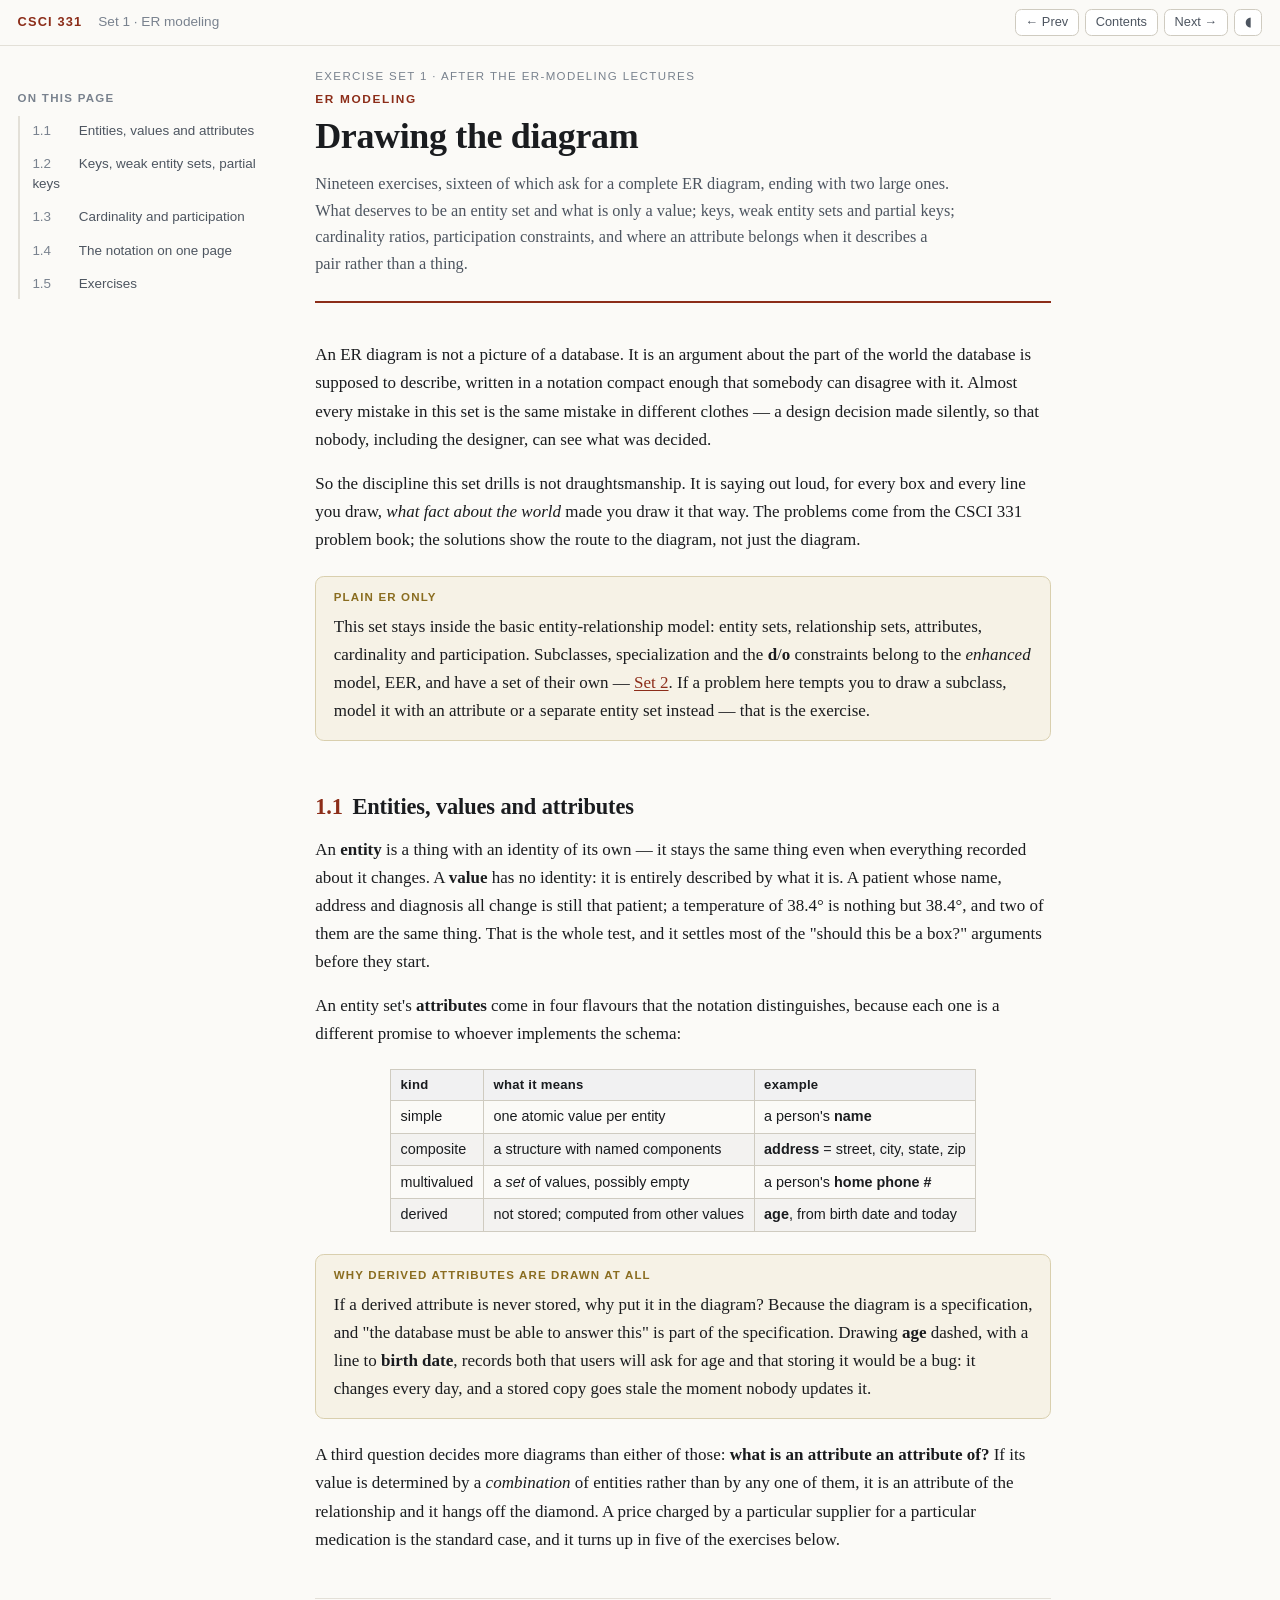
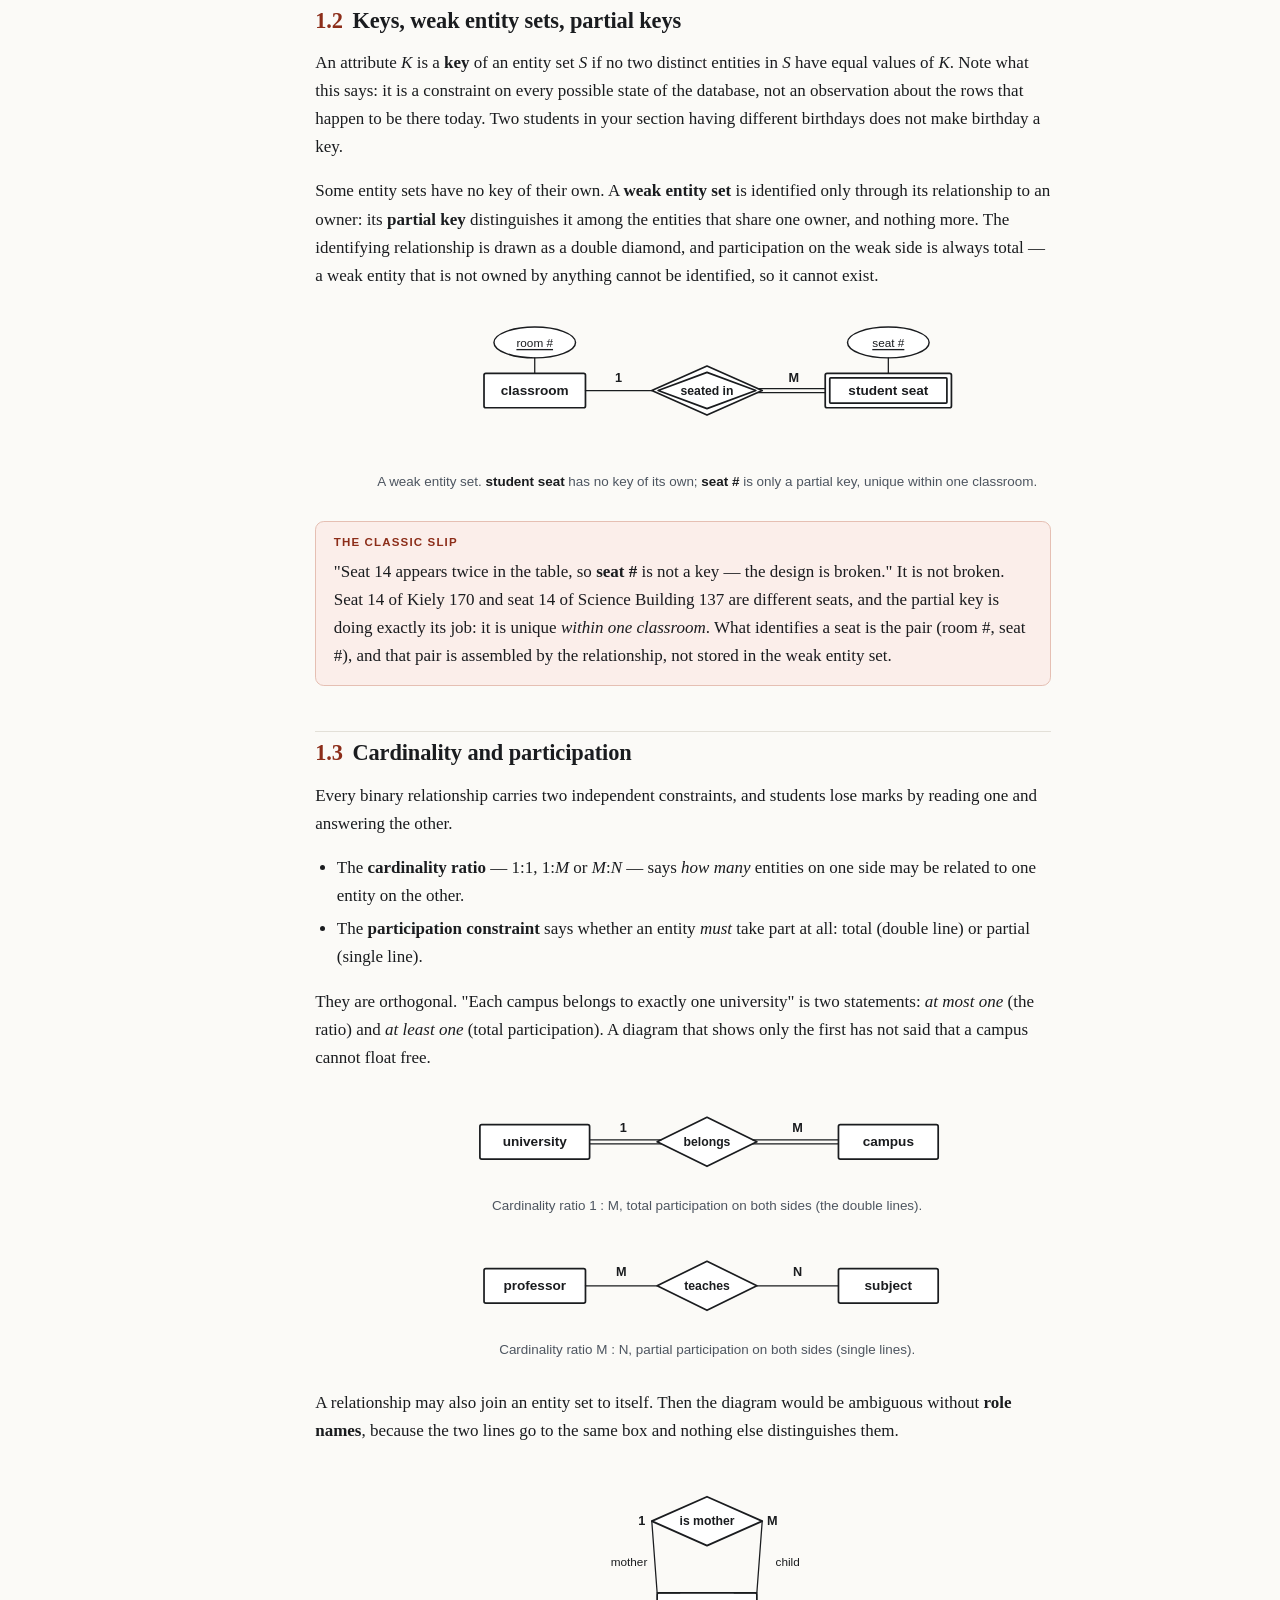
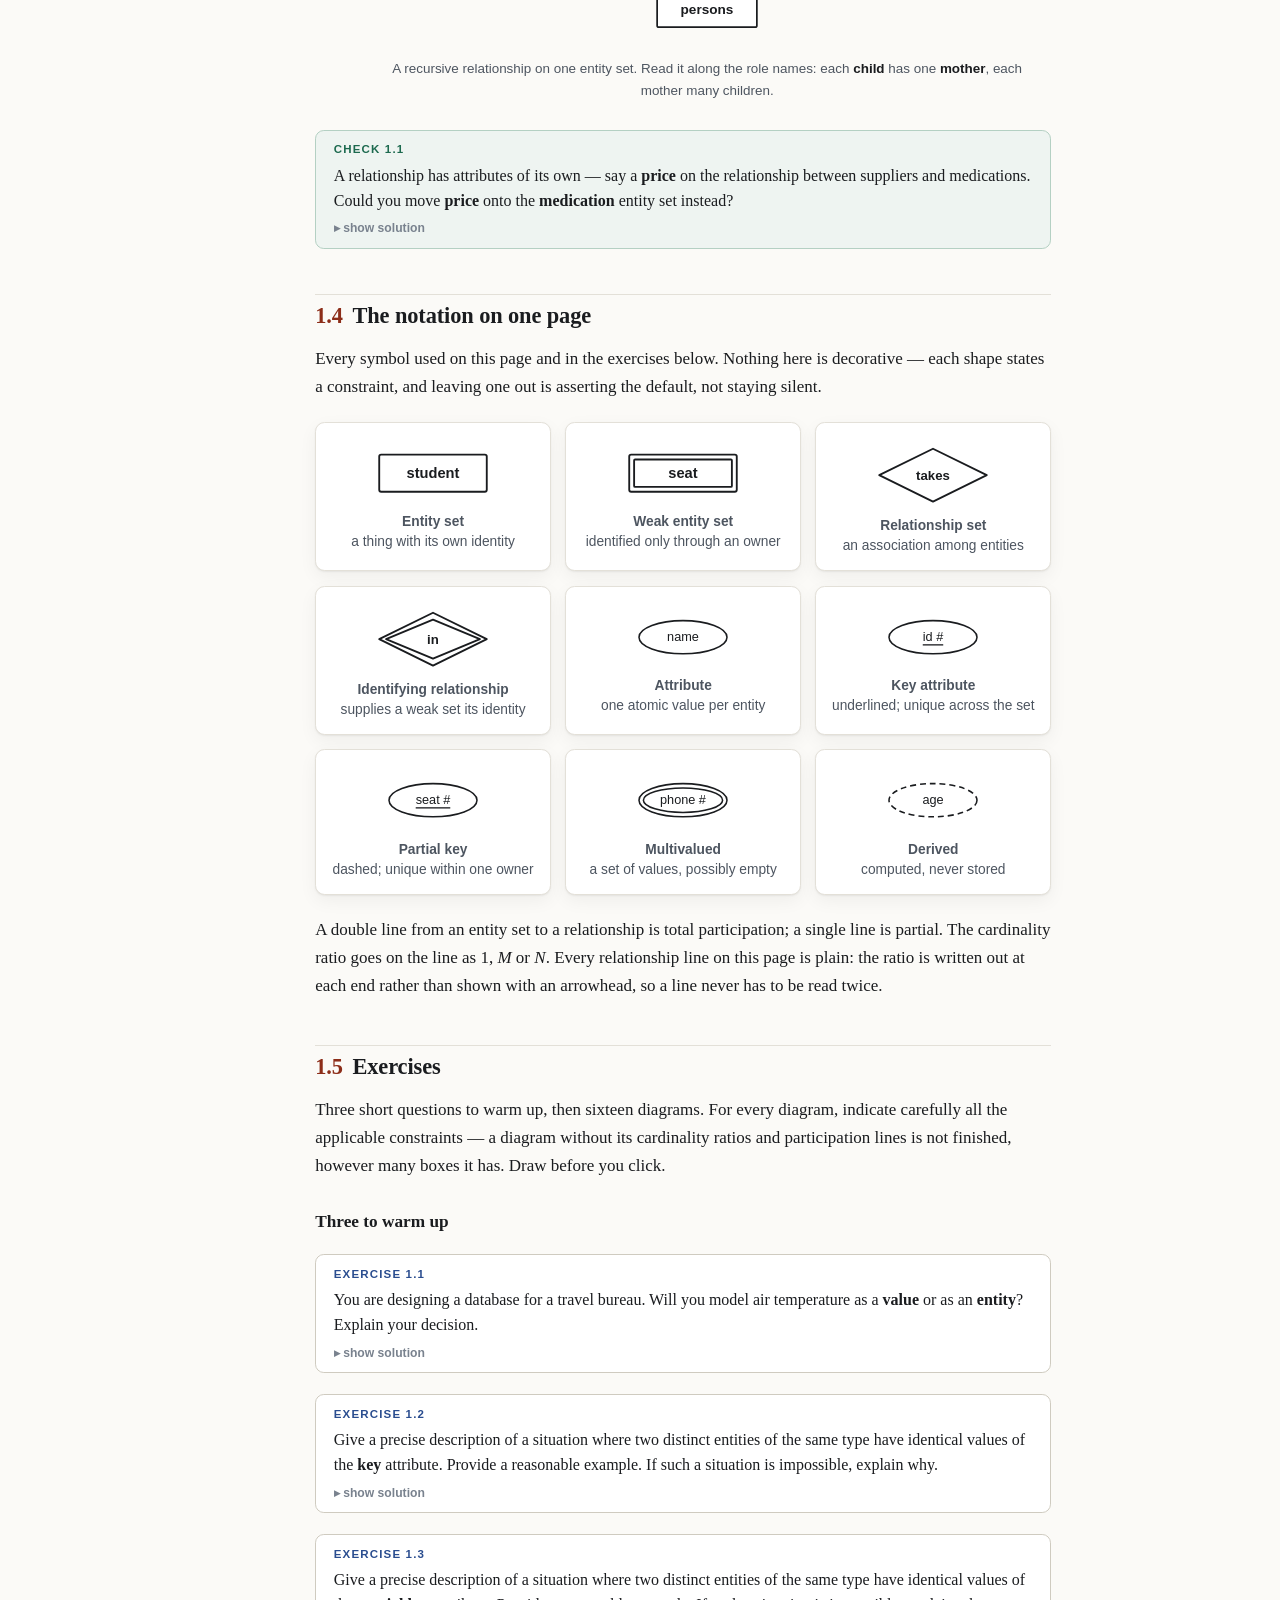
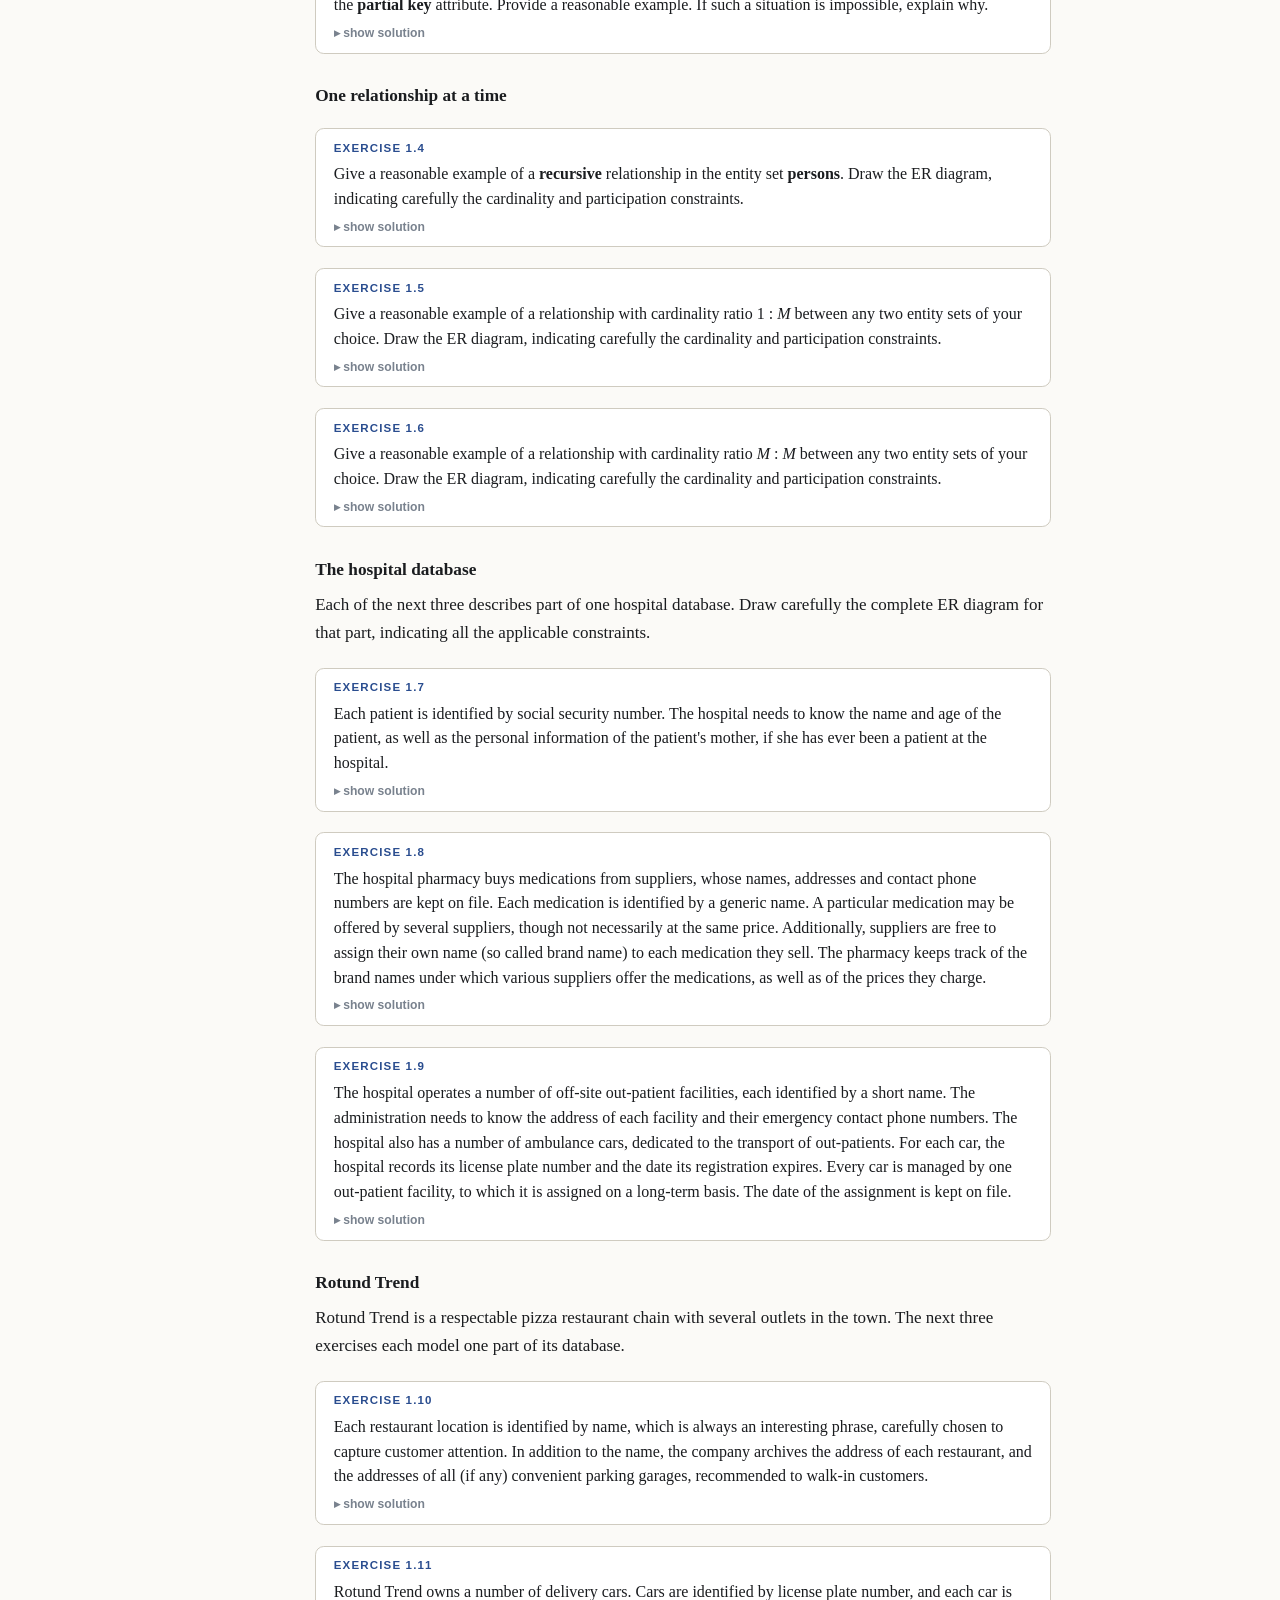
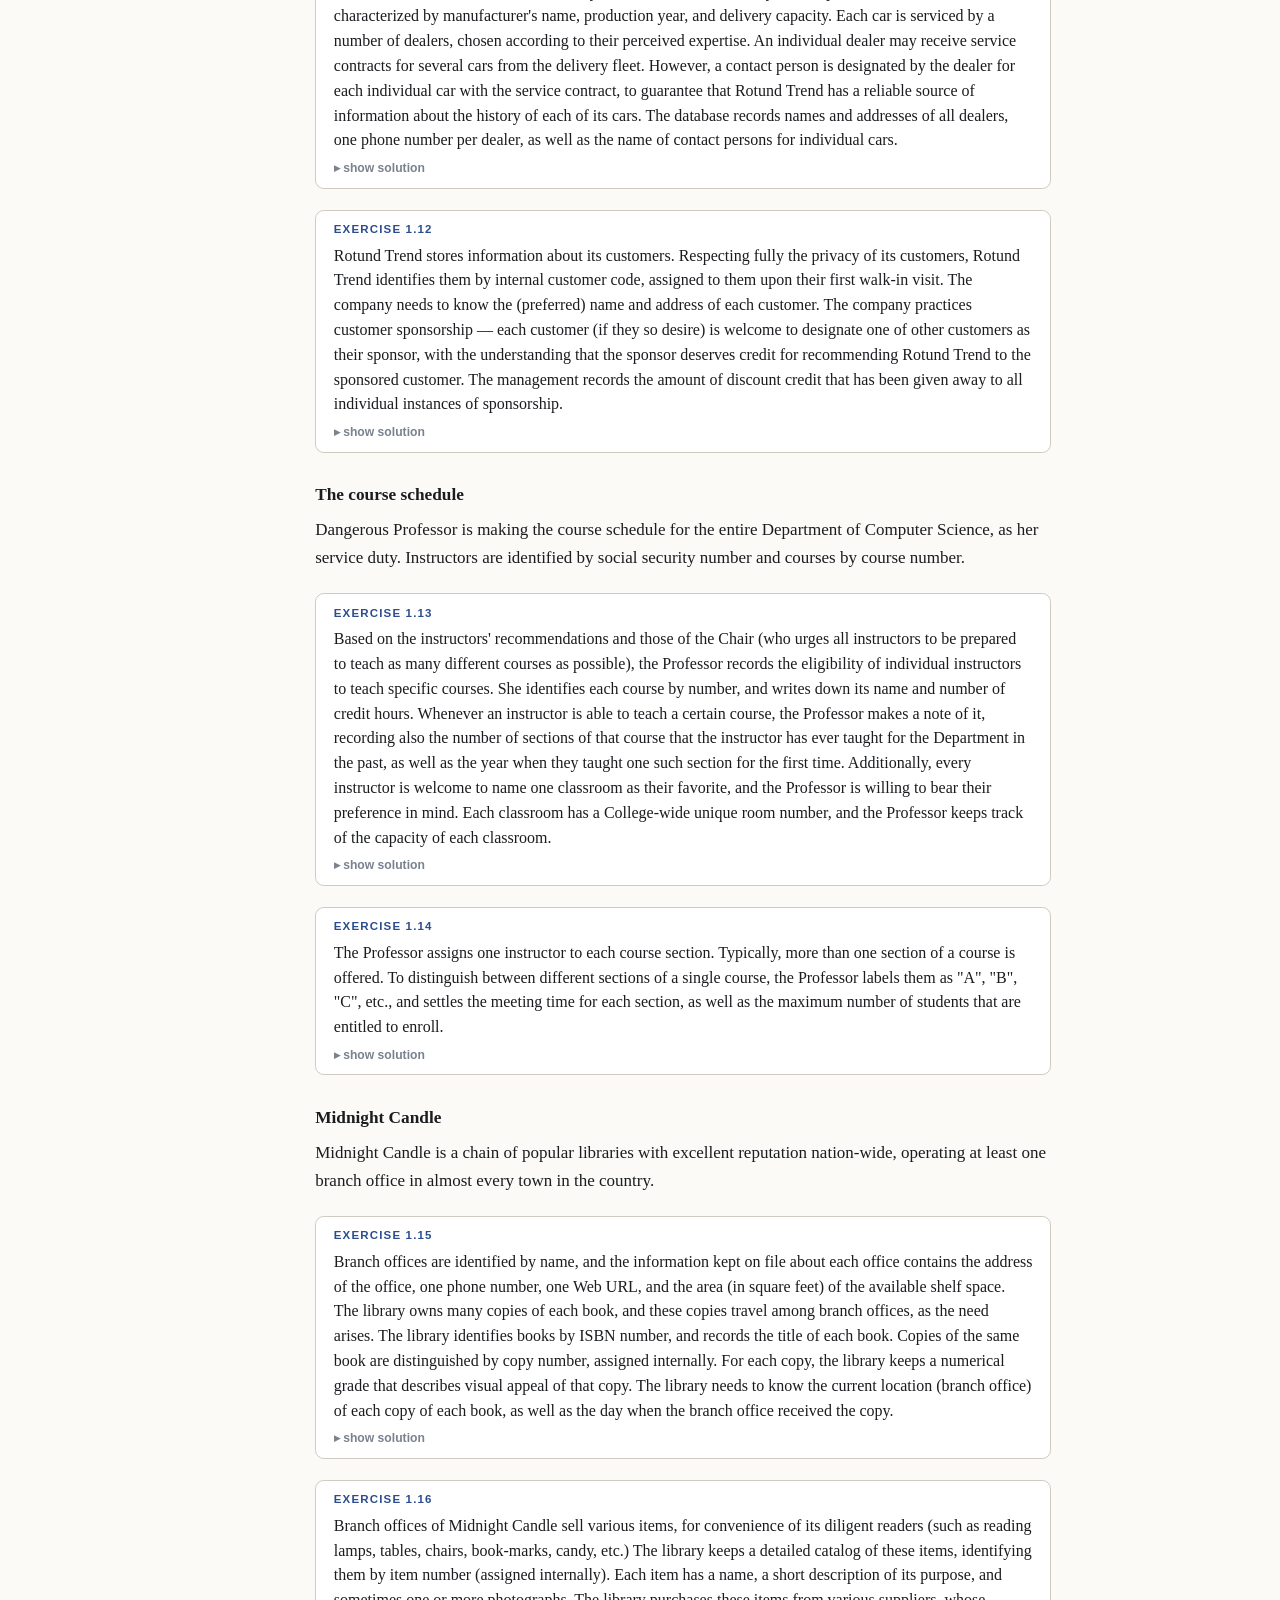
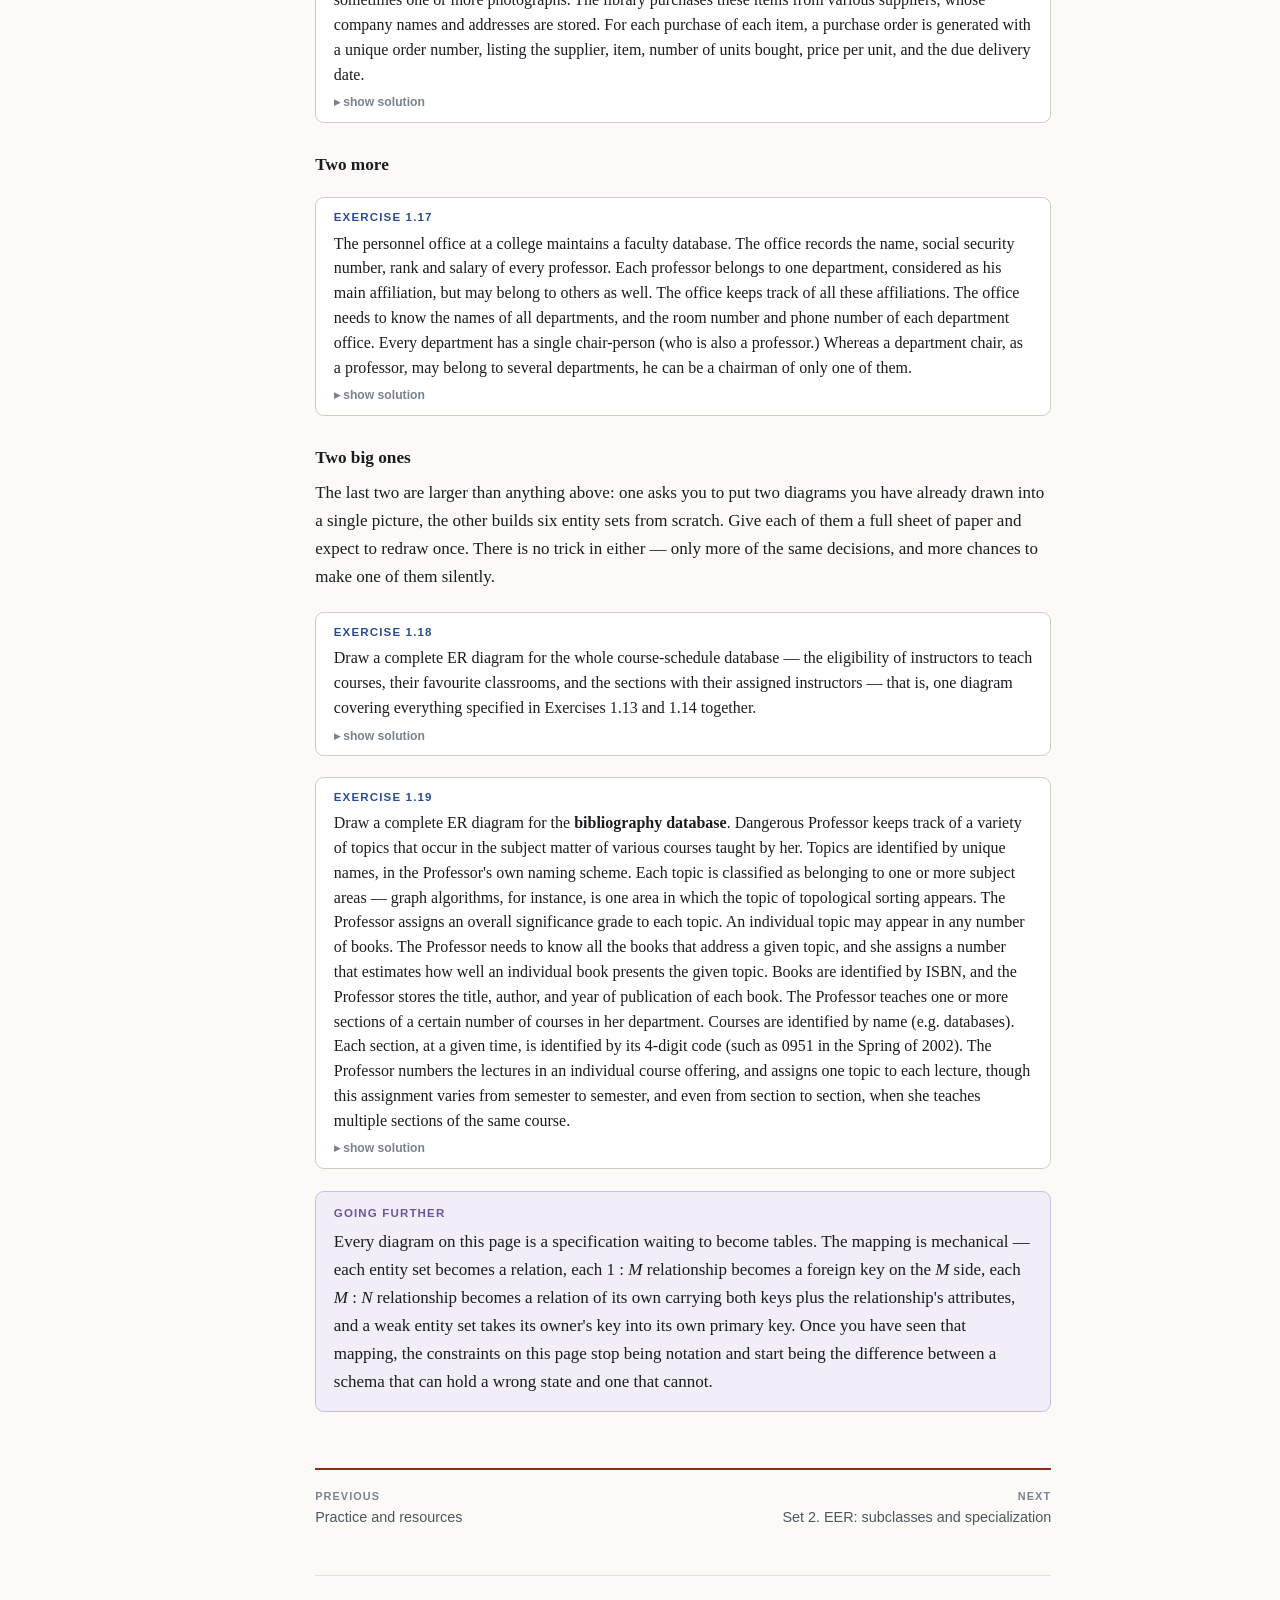
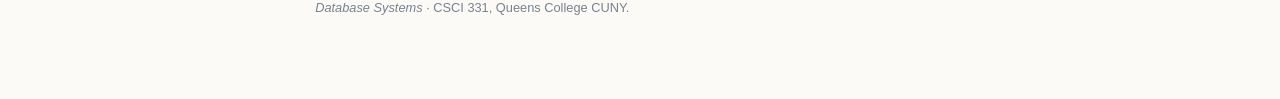
<file: ex-er.html>
<!DOCTYPE html>
<html lang="en">
<head>
<meta charset="utf-8">
<meta name="viewport" content="width=device-width, initial-scale=1">
<title>Set 1 — ER modeling: drawing the diagram</title>
<link rel="stylesheet" href="assets/style.css">
<script src="assets/notes.js" defer></script>
</head>
<body>
<header class="topbar"><div class="topbar-in">
  <a class="brand" href="index.html">CSCI 331</a>
  <span class="crumb">Set 1 &middot; ER modeling</span>
  <nav class="topnav">
    <a href="index.html">&larr; Prev</a>
    <a href="index.html">Contents</a>
    <a href="ex-eer.html">Next &rarr;</a>
    <button class="iconbtn" id="themebtn" type="button" title="Light / dark">&#9686;</button>
  </nav>
</div></header>
<div class="wrap">
  <aside class="toc"><p class="toc-title">On this page</p><ol>
    <li><a href="#values"><span class="t">1.1</span>Entities, values and attributes</a></li>
    <li><a href="#keys"><span class="t">1.2</span>Keys, weak entity sets, partial keys</a></li>
    <li><a href="#rels"><span class="t">1.3</span>Cardinality and participation</a></li>
    <li><a href="#notation"><span class="t">1.4</span>The notation on one page</a></li>
    <li><a href="#exercises"><span class="t">1.5</span>Exercises</a></li>
  </ol></aside>
  <main>

<div class="chhead">
  <span class="chpart">Exercise set 1 &middot; after the ER-modeling lectures</span>
  <span class="chnum">ER modeling</span>
  <h1>Drawing the diagram</h1>
  <p class="chsum">Nineteen exercises, sixteen of which ask for a complete ER
  diagram, ending with two large ones. What deserves to be an entity set and what is only a value; keys, weak
  entity sets and partial keys; cardinality ratios, participation constraints, and
  where an attribute belongs when it describes a pair rather than a thing.</p>
</div>

<p>An ER diagram is not a picture of a database. It is an argument about the
part of the world the database is supposed to describe, written in a notation
compact enough that somebody can disagree with it. Almost every mistake in this
set is the same mistake in different clothes &mdash; a design decision made
silently, so that nobody, including the designer, can see what was decided.</p>

<p>So the discipline this set drills is not draughtsmanship. It is saying out
loud, for every box and every line you draw, <em>what fact about the world</em>
made you draw it that way. The problems come from the CSCI 331 problem book; the
solutions show the route to the diagram, not just the diagram.</p>

<div class="box note"><span class="bt">Plain ER only</span>
<p>This set stays inside the basic entity-relationship model: entity sets,
relationship sets, attributes, cardinality and participation. Subclasses,
specialization and the <b>d</b>/<b>o</b> constraints belong to the
<em>enhanced</em> model, EER, and have a set of their own &mdash;
<a href="ex-eer.html">Set 2</a>. If a problem here
tempts you to draw a subclass, model it with an attribute or a separate entity set
instead &mdash; that is the exercise.</p></div>

<h2 id="values"><span class="secnum">1.1</span>Entities, values and attributes</h2>

<p>An <strong>entity</strong> is a thing with an identity of its own &mdash; it
stays the same thing even when everything recorded about it changes. A
<strong>value</strong> has no identity: it is entirely described by what it is.
A patient whose name, address and diagnosis all change is still that patient; a
temperature of 38.4&deg; is nothing but 38.4&deg;, and two of them are the same
thing. That is the whole test, and it settles most of the "should this be a box?"
arguments before they start.</p>

<p>An entity set's <strong>attributes</strong> come in four flavours that the
notation distinguishes, because each one is a different promise to whoever
implements the schema:</p>

<div class="tablewrap"><table>
<thead><tr><th>kind</th><th>what it means</th><th>example</th></tr></thead>
<tbody>
<tr><td>simple</td><td>one atomic value per entity</td><td>a person's <b>name</b></td></tr>
<tr><td>composite</td><td>a structure with named components</td><td><b>address</b> = street, city, state, zip</td></tr>
<tr><td>multivalued</td><td>a <em>set</em> of values, possibly empty</td><td>a person's <b>home phone #</b></td></tr>
<tr><td>derived</td><td>not stored; computed from other values</td><td><b>age</b>, from birth date and today</td></tr>
</tbody></table></div>

<div class="box note"><span class="bt">Why derived attributes are drawn at all</span>
<p>If a derived attribute is never stored, why put it in the diagram? Because the
diagram is a specification, and "the database must be able to answer this" is part
of the specification. Drawing <b>age</b> dashed, with a line to <b>birth date</b>,
records both that users will ask for age and that storing it would be a bug: it
changes every day, and a stored copy goes stale the moment nobody updates it.</p></div>

<p>A third question decides more diagrams than either of those: <strong>what is an
attribute an attribute of?</strong> If its value is determined by a
<em>combination</em> of entities rather than by any one of them, it is an
attribute of the relationship and it hangs off the diamond. A price charged by a
particular supplier for a particular medication is the standard case, and it turns
up in five of the exercises below.</p>

<h2 id="keys"><span class="secnum">1.2</span>Keys, weak entity sets, partial keys</h2>

<p>An attribute <var>K</var> is a <strong>key</strong> of an entity set
<var>S</var> if no two distinct entities in <var>S</var> have equal values of
<var>K</var>. Note what this says: it is a constraint on every possible state of
the database, not an observation about the rows that happen to be there today.
Two students in your section having different birthdays does not make birthday a
key.</p>

<p>Some entity sets have no key of their own. A <strong>weak entity set</strong>
is identified only through its relationship to an owner: its
<strong>partial key</strong> distinguishes it among the entities that share one
owner, and nothing more. The identifying relationship is drawn as a double
diamond, and participation on the weak side is always total &mdash; a weak entity
that is not owned by anything cannot be identified, so it cannot exist.</p>

<figure class="fig" style="--figmax:34rem">
<svg viewBox="0 -5 600 155" role="img" aria-label="Weak entity set student seat identified by classroom">
<rect x="54.05" y="56" width="111.9" height="38" rx="2" style="fill:var(--panel);stroke:currentColor;stroke-width:1.9;stroke-linejoin:round"/>
<text class="lbl" x="110" y="75" text-anchor="middle" dominant-baseline="central" style="font-size:15px;font-weight:600;">classroom</text>
<polygon points="239.1,75 300,48 360.9,75 300,102" style="fill:var(--panel);stroke:currentColor;stroke-width:1.9;stroke-linejoin:round"/>
<polygon points="246.1,75 300,55 353.9,75 300,95" style="fill:none;stroke:currentColor;stroke-width:1.9;stroke-linejoin:round"/>
<text class="lbl" x="300" y="75" text-anchor="middle" dominant-baseline="central" style="font-size:13.5px;font-weight:600;">seated in</text>
<rect x="430.4" y="56" width="139.2" height="38" rx="2" style="fill:var(--panel);stroke:currentColor;stroke-width:1.9;stroke-linejoin:round"/>
<rect x="435.4" y="61" width="129.2" height="28" rx="1" style="fill:none;stroke:currentColor;stroke-width:1.9;stroke-linejoin:round"/>
<text class="lbl" x="500" y="75" text-anchor="middle" dominant-baseline="central" style="font-size:15px;font-weight:600;">student seat</text>
<path d="M165.9 75.0L239.1 75.0" style="fill:none;stroke:currentColor;stroke-width:1.4;stroke-linecap:round"/>
<text class="lbl" x="202.525" y="61" text-anchor="middle" dominant-baseline="central" style="font-size:14px;font-weight:700;">1</text>
<path d="M355.9 77.2L430.4 77.2" style="fill:none;stroke:currentColor;stroke-width:1.4;stroke-linecap:round"/><path d="M355.9 72.8L430.4 72.8" style="fill:none;stroke:currentColor;stroke-width:1.4;stroke-linecap:round"/>
<text class="lbl" x="395.65" y="61" text-anchor="middle" dominant-baseline="central" style="font-size:14px;font-weight:700;">M</text>
<ellipse cx="110" cy="22" rx="45" ry="17" style="fill:var(--panel);stroke:currentColor;stroke-width:1.6"/>
<text class="lbl" x="110" y="22" text-anchor="middle" dominant-baseline="central" style="font-size:13px;font-weight:400;text-decoration:underline;">room #</text>
<path d="M110.0 39.0L110.0 56.0" style="fill:none;stroke:currentColor;stroke-width:1.4;stroke-linecap:round"/>
<ellipse cx="500" cy="22" rx="45" ry="17" style="fill:var(--panel);stroke:currentColor;stroke-width:1.6"/>
<text class="lbl" x="500" y="22" text-anchor="middle" dominant-baseline="central" style="font-size:13px;font-weight:400;text-decoration:underline;text-decoration-style:dashed;">seat #</text>
<path d="M500.0 39.0L500.0 56.0" style="fill:none;stroke:currentColor;stroke-width:1.4;stroke-linecap:round"/>
</svg>
<figcaption>A weak entity set. <b>student seat</b> has no key of its own; <b>seat #</b> is only a partial key, unique within one classroom.</figcaption></figure>

<div class="box warn"><span class="bt">The classic slip</span>
<p>"Seat 14 appears twice in the table, so <b>seat #</b> is not a key &mdash; the
design is broken." It is not broken. Seat 14 of Kiely 170 and seat 14 of Science
Building 137 are different seats, and the partial key is doing exactly its job:
it is unique <em>within one classroom</em>. What identifies a seat is the pair
(room #, seat #), and that pair is assembled by the relationship, not stored in
the weak entity set.</p></div>

<h2 id="rels"><span class="secnum">1.3</span>Cardinality and participation</h2>

<p>Every binary relationship carries two independent constraints, and students
lose marks by reading one and answering the other.</p>

<ul>
<li>The <strong>cardinality ratio</strong> &mdash; 1:1, 1:<var>M</var> or
<var>M</var>:<var>N</var> &mdash; says <em>how many</em> entities on one side may
be related to one entity on the other.</li>
<li>The <strong>participation constraint</strong> says whether an entity
<em>must</em> take part at all: total (double line) or partial (single line).</li>
</ul>

<p>They are orthogonal. "Each campus belongs to exactly one university" is two
statements: <em>at most one</em> (the ratio) and <em>at least one</em> (total
participation). A diagram that shows only the first has not said that a campus
cannot float free.</p>

<figure class="fig" style="--figmax:34rem">
<svg viewBox="0 0 600 90" role="img" aria-label="Cardinality ratio one to many">
<rect x="49.5" y="26" width="121" height="38" rx="2" style="fill:var(--panel);stroke:currentColor;stroke-width:1.9;stroke-linejoin:round"/>
<text class="lbl" x="110" y="45" text-anchor="middle" dominant-baseline="central" style="font-size:15px;font-weight:600;">university</text>
<polygon points="245,45 300,18 355,45 300,72" style="fill:var(--panel);stroke:currentColor;stroke-width:1.9;stroke-linejoin:round"/>
<text class="lbl" x="300" y="45" text-anchor="middle" dominant-baseline="central" style="font-size:13.5px;font-weight:600;">belongs</text>
<rect x="445" y="26" width="110" height="38" rx="2" style="fill:var(--panel);stroke:currentColor;stroke-width:1.9;stroke-linejoin:round"/>
<text class="lbl" x="500" y="45" text-anchor="middle" dominant-baseline="central" style="font-size:15px;font-weight:600;">campus</text>
<path d="M170.5 47.2L249.5 47.2" style="fill:none;stroke:currentColor;stroke-width:1.4;stroke-linecap:round"/><path d="M170.5 42.8L249.5 42.8" style="fill:none;stroke:currentColor;stroke-width:1.4;stroke-linecap:round"/>
<text class="lbl" x="207.75" y="30" text-anchor="middle" dominant-baseline="central" style="font-size:14px;font-weight:700;">1</text>
<path d="M350.5 47.2L445.0 47.2" style="fill:none;stroke:currentColor;stroke-width:1.4;stroke-linecap:round"/><path d="M350.5 42.8L445.0 42.8" style="fill:none;stroke:currentColor;stroke-width:1.4;stroke-linecap:round"/>
<text class="lbl" x="400" y="30" text-anchor="middle" dominant-baseline="central" style="font-size:14px;font-weight:700;">M</text>
</svg>
<figcaption>Cardinality ratio 1&nbsp;:&nbsp;M, total participation on both sides (the double lines).</figcaption></figure>
<figure class="fig" style="--figmax:34rem">
<svg viewBox="0 0 600 90" role="img" aria-label="Cardinality ratio many to many">
<rect x="54.05" y="26" width="111.9" height="38" rx="2" style="fill:var(--panel);stroke:currentColor;stroke-width:1.9;stroke-linejoin:round"/>
<text class="lbl" x="110" y="45" text-anchor="middle" dominant-baseline="central" style="font-size:15px;font-weight:600;">professor</text>
<polygon points="245,45 300,18 355,45 300,72" style="fill:var(--panel);stroke:currentColor;stroke-width:1.9;stroke-linejoin:round"/>
<text class="lbl" x="300" y="45" text-anchor="middle" dominant-baseline="central" style="font-size:13.5px;font-weight:600;">teaches</text>
<rect x="445" y="26" width="110" height="38" rx="2" style="fill:var(--panel);stroke:currentColor;stroke-width:1.9;stroke-linejoin:round"/>
<text class="lbl" x="500" y="45" text-anchor="middle" dominant-baseline="central" style="font-size:15px;font-weight:600;">subject</text>
<path d="M165.9 45.0L245.0 45.0" style="fill:none;stroke:currentColor;stroke-width:1.4;stroke-linecap:round"/>
<text class="lbl" x="205.475" y="30" text-anchor="middle" dominant-baseline="central" style="font-size:14px;font-weight:700;">M</text>
<path d="M355.0 45.0L445.0 45.0" style="fill:none;stroke:currentColor;stroke-width:1.4;stroke-linecap:round"/>
<text class="lbl" x="400" y="30" text-anchor="middle" dominant-baseline="central" style="font-size:14px;font-weight:700;">N</text>
</svg>
<figcaption>Cardinality ratio M&nbsp;:&nbsp;N, partial participation on both sides (single lines).</figcaption></figure>

<p>A relationship may also join an entity set to itself. Then the diagram would
be ambiguous without <strong>role names</strong>, because the two lines go to the
same box and nothing else distinguishes them.</p>

<figure class="fig" style="--figmax:34rem">
<svg viewBox="0 0 600 190" role="img" aria-label="Recursive relationship is mother on entity set persons">
<rect x="245" y="131" width="110" height="38" rx="2" style="fill:var(--panel);stroke:currentColor;stroke-width:1.9;stroke-linejoin:round"/>
<text class="lbl" x="300" y="150" text-anchor="middle" dominant-baseline="central" style="font-size:15px;font-weight:600;">persons</text>
<polygon points="239.1,52 300,25 360.9,52 300,79" style="fill:var(--panel);stroke:currentColor;stroke-width:1.9;stroke-linejoin:round"/>
<text class="lbl" x="300" y="52" text-anchor="middle" dominant-baseline="central" style="font-size:13.5px;font-weight:600;">is mother</text>
<path d="M245.0 131.0L239.1 52.0" style="fill:none;stroke:currentColor;stroke-width:1.4;stroke-linecap:round"/>
<path d="M245.0 131.0L270.0 131.0" style="fill:none;stroke:currentColor;stroke-width:1.4;stroke-linecap:round"/>
<path d="M355.0 131.0L360.9 52.0" style="fill:none;stroke:currentColor;stroke-width:1.4;stroke-linecap:round"/>
<path d="M355.0 131.0L330.0 131.0" style="fill:none;stroke:currentColor;stroke-width:1.4;stroke-linecap:round"/>
<text class="lbl" x="228" y="52" text-anchor="middle" dominant-baseline="central" style="font-size:14px;font-weight:700;">1</text>
<text class="lbl" x="372" y="52" text-anchor="middle" dominant-baseline="central" style="font-size:14px;font-weight:700;">M</text>
<text class="lbl" x="214" y="96" text-anchor="middle" dominant-baseline="central" style="font-size:13px;font-weight:500;">mother</text>
<text class="lbl" x="389" y="96" text-anchor="middle" dominant-baseline="central" style="font-size:13px;font-weight:500;">child</text>
</svg>
<figcaption>A recursive relationship on one entity set. Read it along the role names: each <b>child</b> has one <b>mother</b>, each mother many children.</figcaption></figure>

<details class="qc"><summary data-label="Check 1.1">A relationship has attributes of its own &mdash; say a <b>price</b> on the relationship between suppliers and medications. Could you move <b>price</b> onto the <b>medication</b> entity set instead?</summary><div class="sol">
<p>Only if every supplier charges the same price for a given medication, which is
exactly what the scenario denies. A price belongs to a (supplier, medication)
<em>pair</em>, so it belongs to the relationship.</p>
<p>One case is different. On a 1:<var>M</var> relationship an attribute of the
relationship can always be moved to the entity set on the <var>M</var> side,
because each entity there takes part at most once. That is a legitimate
simplification &mdash; but it is a decision worth making deliberately, not by
accident.</p>
</div></details>

<h2 id="notation"><span class="secnum">1.4</span>The notation on one page</h2>

<p>Every symbol used on this page and in the exercises below. Nothing here is
decorative &mdash; each shape states a constraint, and leaving one out is
asserting the default, not staying silent.</p>

<div class="grid3">
  <div class="symcard"><figure class="fig" style="--figmax:11rem">
<svg viewBox="0 0 180 70" role="img" aria-label="Entity set">
<rect x="35" y="16" width="110" height="38" rx="2" style="fill:var(--panel);stroke:currentColor;stroke-width:1.9;stroke-linejoin:round"/>
<text class="lbl" x="90" y="35" text-anchor="middle" dominant-baseline="central" style="font-size:15px;font-weight:600;">student</text>
</svg>
<figcaption>Entity set</figcaption></figure><p><strong>Entity set</strong><br>a thing with its own identity</p></div>
  <div class="symcard"><figure class="fig" style="--figmax:11rem">
<svg viewBox="0 0 180 70" role="img" aria-label="Weak entity set">
<rect x="35" y="16" width="110" height="38" rx="2" style="fill:var(--panel);stroke:currentColor;stroke-width:1.9;stroke-linejoin:round"/>
<rect x="40" y="21" width="100" height="28" rx="1" style="fill:none;stroke:currentColor;stroke-width:1.9;stroke-linejoin:round"/>
<text class="lbl" x="90" y="35" text-anchor="middle" dominant-baseline="central" style="font-size:15px;font-weight:600;">seat</text>
</svg>
<figcaption>Weak entity set</figcaption></figure><p><strong>Weak entity set</strong><br>identified only through an owner</p></div>
  <div class="symcard"><figure class="fig" style="--figmax:11rem">
<svg viewBox="0 -2 180 74" role="img" aria-label="Relationship set">
<polygon points="35,35 90,8 145,35 90,62" style="fill:var(--panel);stroke:currentColor;stroke-width:1.9;stroke-linejoin:round"/>
<text class="lbl" x="90" y="35" text-anchor="middle" dominant-baseline="central" style="font-size:13.5px;font-weight:600;">takes</text>
</svg>
<figcaption>Relationship set</figcaption></figure><p><strong>Relationship set</strong><br>an association among entities</p></div>
  <div class="symcard"><figure class="fig" style="--figmax:11rem">
<svg viewBox="0 -2 180 74" role="img" aria-label="Identifying relationship">
<polygon points="35,35 90,8 145,35 90,62" style="fill:var(--panel);stroke:currentColor;stroke-width:1.9;stroke-linejoin:round"/>
<polygon points="42,35 90,15 138,35 90,55" style="fill:none;stroke:currentColor;stroke-width:1.9;stroke-linejoin:round"/>
<text class="lbl" x="90" y="35" text-anchor="middle" dominant-baseline="central" style="font-size:13.5px;font-weight:600;">in</text>
</svg>
<figcaption>Identifying relationship</figcaption></figure><p><strong>Identifying relationship</strong><br>supplies a weak set its identity</p></div>
  <div class="symcard"><figure class="fig" style="--figmax:11rem">
<svg viewBox="0 0 180 70" role="img" aria-label="Attribute">
<ellipse cx="90" cy="35" rx="45" ry="17" style="fill:var(--panel);stroke:currentColor;stroke-width:1.6"/>
<text class="lbl" x="90" y="35" text-anchor="middle" dominant-baseline="central" style="font-size:13px;font-weight:400;">name</text>
</svg>
<figcaption>Attribute</figcaption></figure><p><strong>Attribute</strong><br>one atomic value per entity</p></div>
  <div class="symcard"><figure class="fig" style="--figmax:11rem">
<svg viewBox="0 0 180 70" role="img" aria-label="Key attribute">
<ellipse cx="90" cy="35" rx="45" ry="17" style="fill:var(--panel);stroke:currentColor;stroke-width:1.6"/>
<text class="lbl" x="90" y="35" text-anchor="middle" dominant-baseline="central" style="font-size:13px;font-weight:400;text-decoration:underline;">id #</text>
</svg>
<figcaption>Key attribute</figcaption></figure><p><strong>Key attribute</strong><br>underlined; unique across the set</p></div>
  <div class="symcard"><figure class="fig" style="--figmax:11rem">
<svg viewBox="0 0 180 70" role="img" aria-label="Partial key">
<ellipse cx="90" cy="35" rx="45" ry="17" style="fill:var(--panel);stroke:currentColor;stroke-width:1.6"/>
<text class="lbl" x="90" y="35" text-anchor="middle" dominant-baseline="central" style="font-size:13px;font-weight:400;text-decoration:underline;text-decoration-style:dashed;">seat #</text>
</svg>
<figcaption>Partial key</figcaption></figure><p><strong>Partial key</strong><br>dashed; unique within one owner</p></div>
  <div class="symcard"><figure class="fig" style="--figmax:11rem">
<svg viewBox="0 0 180 70" role="img" aria-label="Multivalued attribute">
<ellipse cx="90" cy="35" rx="45" ry="17" style="fill:var(--panel);stroke:currentColor;stroke-width:1.6"/>
<ellipse cx="90" cy="35" rx="40.5" ry="12.5" style="fill:none;stroke:currentColor;stroke-width:1.6"/>
<text class="lbl" x="90" y="35" text-anchor="middle" dominant-baseline="central" style="font-size:13px;font-weight:400;">phone #</text>
</svg>
<figcaption>Multivalued attribute</figcaption></figure><p><strong>Multivalued</strong><br>a set of values, possibly empty</p></div>
  <div class="symcard"><figure class="fig" style="--figmax:11rem">
<svg viewBox="0 0 180 70" role="img" aria-label="Derived attribute">
<ellipse cx="90" cy="35" rx="45" ry="17" stroke-dasharray="6 4" style="fill:var(--panel);stroke:currentColor;stroke-width:1.6"/>
<text class="lbl" x="90" y="35" text-anchor="middle" dominant-baseline="central" style="font-size:13px;font-weight:400;">age</text>
</svg>
<figcaption>Derived attribute</figcaption></figure><p><strong>Derived</strong><br>computed, never stored</p></div>
</div>

<p>A double line from an entity set to a relationship is total participation; a
single line is partial. The cardinality ratio goes on the line as 1, <var>M</var>
or <var>N</var>. Every relationship line on this page is plain: the ratio is
written out at each end rather than shown with an arrowhead, so a line never has
to be read twice.</p>

<h2 id="exercises"><span class="secnum">1.5</span>Exercises</h2>

<p>Three short questions to warm up, then sixteen diagrams. For every diagram,
indicate carefully all the applicable constraints &mdash; a diagram without its
cardinality ratios and participation lines is not finished, however many boxes it
has. Draw before you click.</p>

<h3>Three to warm up</h3>

<details class="prob"><summary data-label="Exercise 1.1">You are designing a database for a travel bureau. Will you model air temperature as a <strong>value</strong> or as an <strong>entity</strong>? Explain your decision.</summary><div class="sol">
<p><strong>A value.</strong> Air temperature has no identity of its own; it is
adequately described by a number in a certain range, and the simple arithmetic
operations already available for numbers &mdash; comparison, addition,
subtraction &mdash; cover the expected usage of the temperature type.</p>
<p><strong>The method.</strong> Ask two questions of any candidate. First, does it
have an identity that survives a change in its description? A patient renamed is
the same patient; a temperature changed from 31&deg; to 32&deg; is simply a
different temperature. Second, does anything need to be <em>said about</em> it
that is not part of what it is? Nothing hangs off 31&deg;. Both answers point the
same way, so it is a value.</p>
<p>Change the enterprise and the answer can change with it. For a climate research
lab a <em>reading</em> &mdash; taken at a place, at a time, by an instrument,
flagged as suspect or not &mdash; is very much an entity. The temperature itself
is still just one of its attributes.</p>
</div></details>

<details class="prob"><summary data-label="Exercise 1.2">Give a precise description of a situation where two distinct entities of the same type have identical values of the <strong>key</strong> attribute. Provide a reasonable example. If such a situation is impossible, explain why.</summary><div class="sol">
<p><strong>It is impossible</strong>, by definition: two distinct entities of the
same type cannot agree on the value of the key.</p>
<p><strong>The method.</strong> When a question asks you to produce something
impossible, the marks are for recognising that the definition already forbids it,
and for saying which definition. Do not search for a clever counter-example; there
is none, and the search is the trap. The related situation that <em>is</em>
possible &mdash; and which the question is quietly testing &mdash; is two entities
of <em>different</em> types sharing a key value, which is no contradiction at all,
since each key constrains only its own entity set.</p>
</div></details>

<details class="prob"><summary data-label="Exercise 1.3">Give a precise description of a situation where two distinct entities of the same type have identical values of the <strong>partial key</strong> attribute. Provide a reasonable example. If such a situation is impossible, explain why.</summary><div class="sol">
<p><strong>It is possible.</strong> The partial key value is unique only among
those entities of a weak entity type that are related to the same entity of the
strong (owner, governing) entity type. Hence two distinct entities that have
different owners can agree on the value of the partial key.</p>
<p><strong>Example.</strong> Two entities of the weak type <b>student seat</b> can
be assigned the same seat number, if they are not in the same classroom. The
diagram is the one in &sect;1.2 above.</p>
<p><strong>The method.</strong> Compare the two definitions word by word.
Uniqueness of a key is over the whole entity set; uniqueness of a partial key is
over one owner's entities. The pair (owner's key, partial key) is unique across
the whole weak set &mdash; which is precisely why the weak set needs the
identifying relationship in order to be identified at all.</p>
</div></details>

<h3>One relationship at a time</h3>

<details class="prob"><summary data-label="Exercise 1.4">Give a reasonable example of a <strong>recursive</strong> relationship in the entity set <b>persons</b>. Draw the ER diagram, indicating carefully the cardinality and participation constraints.</summary><div class="sol">
<p><strong>The example.</strong> The relationship "is mother" is functional
(many-to-one) from children to mothers, since everybody has a unique mother, but a
mother may have many children. The participation is total on the side of the
children and partial on the side of the mothers.</p>
<figure class="fig" style="--figmax:34rem">
<svg viewBox="0 0 600 190" role="img" aria-label="Recursive relationship is mother on entity set persons">
<rect x="245" y="131" width="110" height="38" rx="2" style="fill:var(--panel);stroke:currentColor;stroke-width:1.9;stroke-linejoin:round"/>
<text class="lbl" x="300" y="150" text-anchor="middle" dominant-baseline="central" style="font-size:15px;font-weight:600;">persons</text>
<polygon points="239.1,52 300,25 360.9,52 300,79" style="fill:var(--panel);stroke:currentColor;stroke-width:1.9;stroke-linejoin:round"/>
<text class="lbl" x="300" y="52" text-anchor="middle" dominant-baseline="central" style="font-size:13.5px;font-weight:600;">is mother</text>
<path d="M245.0 131.0L239.1 52.0" style="fill:none;stroke:currentColor;stroke-width:1.4;stroke-linecap:round"/>
<path d="M245.0 131.0L270.0 131.0" style="fill:none;stroke:currentColor;stroke-width:1.4;stroke-linecap:round"/>
<path d="M355.0 131.0L360.9 52.0" style="fill:none;stroke:currentColor;stroke-width:1.4;stroke-linecap:round"/>
<path d="M355.0 131.0L330.0 131.0" style="fill:none;stroke:currentColor;stroke-width:1.4;stroke-linecap:round"/>
<text class="lbl" x="228" y="52" text-anchor="middle" dominant-baseline="central" style="font-size:14px;font-weight:700;">1</text>
<text class="lbl" x="372" y="52" text-anchor="middle" dominant-baseline="central" style="font-size:14px;font-weight:700;">M</text>
<text class="lbl" x="214" y="96" text-anchor="middle" dominant-baseline="central" style="font-size:13px;font-weight:500;">mother</text>
<text class="lbl" x="389" y="96" text-anchor="middle" dominant-baseline="central" style="font-size:13px;font-weight:500;">child</text>
</svg>
<figcaption>A recursive relationship on one entity set. Read it along the role names: each <b>child</b> has one <b>mother</b>, each mother many children.</figcaption></figure>
<p><strong>The method.</strong> Three decisions, in this order.</p>
<ol>
<li><em>One box or two?</em> Mothers are persons and children are persons, so one
box. Drawing <b>mother</b> and <b>child</b> as separate entity sets would claim
they are different kinds of thing, and then a woman who is both would have to
appear twice.</li>
<li><em>Role names.</em> With both lines running to the same box, the diagram is
ambiguous without them. They go on the lines, not in the diamond.</li>
<li><em>The constraints, one side at a time.</em> Reading the <b>child</b> line:
each person has exactly one mother &mdash; ratio 1 on the mother side, and total
participation on the child side. Reading the <b>mother</b> line: a person may have
any number of children including none &mdash; ratio <var>M</var>, partial
participation.</li>
</ol>
<p>Total participation on the child side is the interesting claim: it says the
database may not hold a person whose mother is unknown. For an enterprise that
carries it through, fine &mdash; but notice it is an assertion about the world,
and the kind that makes a system reject a real person at three in the morning.
Exercise 1.7 is the same relationship with the opposite decision, and the wording
is what forces the difference.</p>
</div></details>

<details class="prob"><summary data-label="Exercise 1.5">Give a reasonable example of a relationship with cardinality ratio 1&nbsp;:&nbsp;<var>M</var> between any two entity sets of your choice. Draw the ER diagram, indicating carefully the cardinality and participation constraints.</summary><div class="sol">
<p><strong>The example.</strong> The relationship between campuses and the
universities they belong to is functional (many-to-one) from campuses to
universities, since every campus belongs to a university, but a university may
operate many campuses &mdash; CUNY, for instance. The participation is total on
both sides, since every campus must be owned, and every university must have at
least one place to operate on.</p>
<figure class="fig" style="--figmax:34rem">
<svg viewBox="0 0 600 90" role="img" aria-label="Cardinality ratio one to many">
<rect x="49.5" y="26" width="121" height="38" rx="2" style="fill:var(--panel);stroke:currentColor;stroke-width:1.9;stroke-linejoin:round"/>
<text class="lbl" x="110" y="45" text-anchor="middle" dominant-baseline="central" style="font-size:15px;font-weight:600;">university</text>
<polygon points="245,45 300,18 355,45 300,72" style="fill:var(--panel);stroke:currentColor;stroke-width:1.9;stroke-linejoin:round"/>
<text class="lbl" x="300" y="45" text-anchor="middle" dominant-baseline="central" style="font-size:13.5px;font-weight:600;">belongs</text>
<rect x="445" y="26" width="110" height="38" rx="2" style="fill:var(--panel);stroke:currentColor;stroke-width:1.9;stroke-linejoin:round"/>
<text class="lbl" x="500" y="45" text-anchor="middle" dominant-baseline="central" style="font-size:15px;font-weight:600;">campus</text>
<path d="M170.5 47.2L249.5 47.2" style="fill:none;stroke:currentColor;stroke-width:1.4;stroke-linecap:round"/><path d="M170.5 42.8L249.5 42.8" style="fill:none;stroke:currentColor;stroke-width:1.4;stroke-linecap:round"/>
<text class="lbl" x="207.75" y="30" text-anchor="middle" dominant-baseline="central" style="font-size:14px;font-weight:700;">1</text>
<path d="M350.5 47.2L445.0 47.2" style="fill:none;stroke:currentColor;stroke-width:1.4;stroke-linecap:round"/><path d="M350.5 42.8L445.0 42.8" style="fill:none;stroke:currentColor;stroke-width:1.4;stroke-linecap:round"/>
<text class="lbl" x="400" y="30" text-anchor="middle" dominant-baseline="central" style="font-size:14px;font-weight:700;">M</text>
</svg>
<figcaption>Cardinality ratio 1&nbsp;:&nbsp;M, total participation on both sides (the double lines).</figcaption></figure>
<p><strong>The method.</strong> Write the two sentences before you draw anything.
"A campus belongs to at most one university" fixes the ratio. "A campus belongs to
at least one university" fixes the participation on the campus side. Then repeat
in the other direction: "a university has at least one campus" gives total
participation there too, while "a university may have many campuses" is what makes
the ratio 1&nbsp;:&nbsp;<var>M</var> rather than 1&nbsp;:&nbsp;1.</p>
<p>Each of the four claims is separately arguable, which is the point of drawing
them. A university between campuses &mdash; newly chartered, or having closed its
last site &mdash; would break the total participation on the university side, and
if the enterprise wants to record such a university, that line must become
single.</p>
</div></details>

<details class="prob"><summary data-label="Exercise 1.6">Give a reasonable example of a relationship with cardinality ratio <var>M</var>&nbsp;:&nbsp;<var>M</var> between any two entity sets of your choice. Draw the ER diagram, indicating carefully the cardinality and participation constraints.</summary><div class="sol">
<p><strong>The example.</strong> The relationship between professors and the
subjects they teach is many-to-many, since a professor may teach many subjects and
a subject may be taught by many professors. Realistically, participation should be
total on both sides. However, we may need to deal with subjects that were never
taught, and professors that never lectured &mdash; which suggests optional
participation on both sides.</p>
<figure class="fig" style="--figmax:34rem">
<svg viewBox="0 0 600 90" role="img" aria-label="Cardinality ratio many to many">
<rect x="54.05" y="26" width="111.9" height="38" rx="2" style="fill:var(--panel);stroke:currentColor;stroke-width:1.9;stroke-linejoin:round"/>
<text class="lbl" x="110" y="45" text-anchor="middle" dominant-baseline="central" style="font-size:15px;font-weight:600;">professor</text>
<polygon points="245,45 300,18 355,45 300,72" style="fill:var(--panel);stroke:currentColor;stroke-width:1.9;stroke-linejoin:round"/>
<text class="lbl" x="300" y="45" text-anchor="middle" dominant-baseline="central" style="font-size:13.5px;font-weight:600;">teaches</text>
<rect x="445" y="26" width="110" height="38" rx="2" style="fill:var(--panel);stroke:currentColor;stroke-width:1.9;stroke-linejoin:round"/>
<text class="lbl" x="500" y="45" text-anchor="middle" dominant-baseline="central" style="font-size:15px;font-weight:600;">subject</text>
<path d="M165.9 45.0L245.0 45.0" style="fill:none;stroke:currentColor;stroke-width:1.4;stroke-linecap:round"/>
<text class="lbl" x="205.475" y="30" text-anchor="middle" dominant-baseline="central" style="font-size:14px;font-weight:700;">M</text>
<path d="M355.0 45.0L445.0 45.0" style="fill:none;stroke:currentColor;stroke-width:1.4;stroke-linecap:round"/>
<text class="lbl" x="400" y="30" text-anchor="middle" dominant-baseline="central" style="font-size:14px;font-weight:700;">N</text>
</svg>
<figcaption>Cardinality ratio M&nbsp;:&nbsp;N, partial participation on both sides (single lines).</figcaption></figure>
<p><strong>The method.</strong> The ratio is the easy half: find one entity on each
side that is related to two on the other, and <var>M</var>&nbsp;:&nbsp;<var>N</var>
is forced. The participation is the half worth thinking about, and the answer
above shows the thinking rather than hiding it: the ideal claim (everyone teaches,
everything is taught) collides with the cases the database must nonetheless hold
&mdash; the new appointment who has not yet been given a section, the subject in
the catalogue that has not run for years. Partial participation is chosen to
accommodate them.</p>
<p>The general rule: total participation is a promise that the system will
<em>refuse</em> an entity that has no partner. Make it only where you are willing
for that refusal to happen.</p>
</div></details>

<h3>The hospital database</h3>

<p>Each of the next three describes part of one hospital database. Draw carefully
the complete ER diagram for that part, indicating all the applicable
constraints.</p>

<details class="prob"><summary data-label="Exercise 1.7">Each patient is identified by social security number. The hospital needs to know the name and age of the patient, as well as the personal information of the patient's mother, if she has ever been a patient at the hospital.</summary><div class="sol">
<figure class="fig" style="--figmax:34rem">
<svg viewBox="0 -7 600 267" role="img" aria-label="ER diagram for hospital patients with a recursive is-mother relationship">
<rect x="245" y="47" width="110" height="38" rx="2" style="fill:var(--panel);stroke:currentColor;stroke-width:1.9;stroke-linejoin:round"/>
<text class="lbl" x="300" y="66" text-anchor="middle" dominant-baseline="central" style="font-size:15px;font-weight:600;">patient</text>
<ellipse cx="480" cy="22" rx="45" ry="17" style="fill:var(--panel);stroke:currentColor;stroke-width:1.6"/>
<text class="lbl" x="480" y="22" text-anchor="middle" dominant-baseline="central" style="font-size:13px;font-weight:400;text-decoration:underline;">id #</text>
<path d="M435.0 22.0L355.0 55.4" style="fill:none;stroke:currentColor;stroke-width:1.4;stroke-linecap:round"/>
<ellipse cx="500" cy="66" rx="45" ry="17" style="fill:var(--panel);stroke:currentColor;stroke-width:1.6"/>
<text class="lbl" x="500" y="66" text-anchor="middle" dominant-baseline="central" style="font-size:13px;font-weight:400;">name</text>
<path d="M455.0 66.0L355.0 66.0" style="fill:none;stroke:currentColor;stroke-width:1.4;stroke-linecap:round"/>
<ellipse cx="118" cy="66" rx="54" ry="17" style="fill:var(--panel);stroke:currentColor;stroke-width:1.6"/>
<text class="lbl" x="118" y="66" text-anchor="middle" dominant-baseline="central" style="font-size:13px;font-weight:400;">birth date</text>
<path d="M172.0 66.0L245.0 66.0" style="fill:none;stroke:currentColor;stroke-width:1.4;stroke-linecap:round"/>
<ellipse cx="118" cy="20" rx="45" ry="17" stroke-dasharray="6 4" style="fill:var(--panel);stroke:currentColor;stroke-width:1.6"/>
<text class="lbl" x="118" y="20" text-anchor="middle" dominant-baseline="central" style="font-size:13px;font-weight:400;">age</text>
<path d="M148.7 32.4L245.0 54.1" style="fill:none;stroke:currentColor;stroke-width:1.4;stroke-linecap:round"/>
<polygon points="239.1,205 300,178 360.9,205 300,232" style="fill:var(--panel);stroke:currentColor;stroke-width:1.9;stroke-linejoin:round"/>
<text class="lbl" x="300" y="205" text-anchor="middle" dominant-baseline="central" style="font-size:13.5px;font-weight:600;">is mother</text>
<path d="M245.0 85.0L239.1 205.0" style="fill:none;stroke:currentColor;stroke-width:1.4;stroke-linecap:round"/>
<path d="M245.0 85.0L270.0 85.0" style="fill:none;stroke:currentColor;stroke-width:1.4;stroke-linecap:round"/>
<path d="M355.0 85.0L360.9 205.0" style="fill:none;stroke:currentColor;stroke-width:1.4;stroke-linecap:round"/>
<path d="M355.0 85.0L330.0 85.0" style="fill:none;stroke:currentColor;stroke-width:1.4;stroke-linecap:round"/>
<text class="lbl" x="228" y="205" text-anchor="middle" dominant-baseline="central" style="font-size:14px;font-weight:700;">1</text>
<text class="lbl" x="373" y="205" text-anchor="middle" dominant-baseline="central" style="font-size:14px;font-weight:700;">M</text>
<text class="lbl" x="214" y="140" text-anchor="middle" dominant-baseline="central" style="font-size:13px;font-weight:500;">mother</text>
<text class="lbl" x="388" y="140" text-anchor="middle" dominant-baseline="central" style="font-size:13px;font-weight:500;">child</text>
</svg>
<figcaption>Hospital patients. The mother is <em>not</em> a second entity set &mdash; she is a patient, so the relationship folds back onto <b>patient</b>.</figcaption></figure>
<p><strong>Step 1 &mdash; how many entity sets?</strong> One. The mother's
"personal information" is the same information a patient has, and the hospital
only wants it <em>if she has ever been a patient</em> &mdash; so she is already in
<b>patient</b>. A separate <b>mother</b> box would duplicate every woman who is
both.</p>
<p><strong>Step 2 &mdash; attributes and the key.</strong> <b>id&nbsp;#</b> is
underlined: the problem says patients are identified by it. <b>name</b> is
simple.</p>
<p><strong>Step 3 &mdash; age.</strong> The hospital needs to know the age, but
age is derived &mdash; it changes every birthday. Store <b>birth date</b> and draw
<b>age</b> dashed, joined to the entity set like any other attribute. Writing
<b>age</b> as a stored attribute is the single most common error on this
question.</p>
<p><strong>Step 4 &mdash; the relationship and its constraints.</strong> "Is
mother" is recursive, with role names <b>mother</b> and <b>child</b>. The ratio is
1&nbsp;:&nbsp;<var>M</var>: one mother, many children. Participation is
<em>partial on both sides</em> &mdash; note the single lines, and note that this
is the opposite of Exercise 1.4. The wording forces it: "if she has ever been a
patient" concedes that most patients' mothers are not on file, so the database
must accept a patient with no mother recorded.</p>
</div></details>

<details class="prob"><summary data-label="Exercise 1.8">The hospital pharmacy buys medications from suppliers, whose names, addresses and contact phone numbers are kept on file. Each medication is identified by a generic name. A particular medication may be offered by several suppliers, though not necessarily at the same price. Additionally, suppliers are free to assign their own name (so called brand name) to each medication they sell. The pharmacy keeps track of the brand names under which various suppliers offer the medications, as well as of the prices they charge.</summary><div class="sol">
<figure class="fig" style="--figmax:34rem">
<svg viewBox="0 -1 600 301" role="img" aria-label="ER diagram of suppliers offering medications with price and brand name">
<rect x="245" y="61" width="110" height="38" rx="2" style="fill:var(--panel);stroke:currentColor;stroke-width:1.9;stroke-linejoin:round"/>
<text class="lbl" x="300" y="80" text-anchor="middle" dominant-baseline="central" style="font-size:15px;font-weight:600;">supplier</text>
<ellipse cx="130" cy="30" rx="45" ry="17" style="fill:var(--panel);stroke:currentColor;stroke-width:1.6"/>
<text class="lbl" x="130" y="30" text-anchor="middle" dominant-baseline="central" style="font-size:13px;font-weight:400;text-decoration:underline;">name</text>
<path d="M130.0 47.0L250.0 61.0" style="fill:none;stroke:currentColor;stroke-width:1.4;stroke-linecap:round"/>
<ellipse cx="300" cy="26" rx="45" ry="17" style="fill:var(--panel);stroke:currentColor;stroke-width:1.6"/>
<text class="lbl" x="300" y="26" text-anchor="middle" dominant-baseline="central" style="font-size:13px;font-weight:400;">address</text>
<path d="M300.0 43.0L300.0 61.0" style="fill:none;stroke:currentColor;stroke-width:1.4;stroke-linecap:round"/>
<ellipse cx="475" cy="30" rx="45" ry="17" style="fill:var(--panel);stroke:currentColor;stroke-width:1.6"/>
<ellipse cx="475" cy="30" rx="40.5" ry="12.5" style="fill:none;stroke:currentColor;stroke-width:1.6"/>
<text class="lbl" x="475" y="30" text-anchor="middle" dominant-baseline="central" style="font-size:13px;font-weight:400;">phone #</text>
<path d="M475.0 47.0L350.0 61.0" style="fill:none;stroke:currentColor;stroke-width:1.4;stroke-linecap:round"/>
<polygon points="245,180 300,153 355,180 300,207" style="fill:var(--panel);stroke:currentColor;stroke-width:1.9;stroke-linejoin:round"/>
<text class="lbl" x="300" y="180" text-anchor="middle" dominant-baseline="central" style="font-size:13.5px;font-weight:600;">offer</text>
<path d="M300.0 99.0L300.0 153.0" style="fill:none;stroke:currentColor;stroke-width:1.4;stroke-linecap:round"/>
<text class="lbl" x="286" y="126" text-anchor="middle" dominant-baseline="central" style="font-size:14px;font-weight:700;">M</text>
<rect x="239.5" y="249" width="121" height="38" rx="2" style="fill:var(--panel);stroke:currentColor;stroke-width:1.9;stroke-linejoin:round"/>
<text class="lbl" x="300" y="268" text-anchor="middle" dominant-baseline="central" style="font-size:15px;font-weight:600;">medication</text>
<path d="M300.0 207.0L300.0 249.0" style="fill:none;stroke:currentColor;stroke-width:1.4;stroke-linecap:round"/>
<text class="lbl" x="286" y="228" text-anchor="middle" dominant-baseline="central" style="font-size:14px;font-weight:700;">M</text>
<ellipse cx="480" cy="148" rx="45" ry="17" style="fill:var(--panel);stroke:currentColor;stroke-width:1.6"/>
<text class="lbl" x="480" y="148" text-anchor="middle" dominant-baseline="central" style="font-size:13px;font-weight:400;">price</text>
<path d="M340.1 172.7L435.0 148.0" style="fill:none;stroke:currentColor;stroke-width:1.4;stroke-linecap:round"/>
<ellipse cx="485" cy="212" rx="54" ry="17" style="fill:var(--panel);stroke:currentColor;stroke-width:1.6"/>
<text class="lbl" x="485" y="212" text-anchor="middle" dominant-baseline="central" style="font-size:13px;font-weight:400;">brand name</text>
<path d="M340.1 187.3L431.0 212.0" style="fill:none;stroke:currentColor;stroke-width:1.4;stroke-linecap:round"/>
<ellipse cx="480" cy="268" rx="50.1" ry="17" style="fill:var(--panel);stroke:currentColor;stroke-width:1.6"/>
<text class="lbl" x="480" y="268" text-anchor="middle" dominant-baseline="central" style="font-size:13px;font-weight:400;text-decoration:underline;">gen. name</text>
<path d="M360.5 268.0L429.9 268.0" style="fill:none;stroke:currentColor;stroke-width:1.4;stroke-linecap:round"/>
</svg>
<figcaption>The pharmacy. <b>price</b> and <b>brand name</b> hang off the <em>relationship</em>, not off either entity set &mdash; that is the whole point of the diagram.</figcaption></figure>
<p><strong>Step 1 &mdash; two entity sets.</strong> <b>supplier</b> and
<b>medication</b>, with <b>gen. name</b> underlined as the key of the latter, as
the problem states.</p>
<p><strong>Step 2 &mdash; the plural in "phone numbers".</strong> Contact phone
numbers, plural, with nothing said about how many: a multivalued attribute, drawn
as a double ellipse. This is the whole of the phrase's content, and it is easy to
read past.</p>
<p><strong>Step 3 &mdash; the ratio.</strong> A medication may be offered by
several suppliers, and a supplier plainly sells several medications:
<var>M</var>&nbsp;:&nbsp;<var>N</var>.</p>
<p><strong>Step 4 &mdash; and now the real question.</strong> Where do
<b>price</b> and <b>brand name</b> go? Not on <b>medication</b>: the same
medication has a different price from each supplier, so a single price attribute
could not hold them. Not on <b>supplier</b>: a supplier has one price
<em>per medication</em>, not one price. Each value is determined by the
<em>pair</em>, so both are attributes of the relationship <b>offer</b>, and they
hang off the diamond.</p>
<p>That is the general test, and it is worth memorising: an attribute belongs to
the relationship exactly when its value depends on the combination of entities
rather than on any one of them. Every <var>M</var>&nbsp;:&nbsp;<var>N</var>
relationship in a real schema should prompt the question.</p>
</div></details>

<details class="prob"><summary data-label="Exercise 1.9">The hospital operates a number of off-site out-patient facilities, each identified by a short name. The administration needs to know the address of each facility and their emergency contact phone numbers. The hospital also has a number of ambulance cars, dedicated to the transport of out-patients. For each car, the hospital records its license plate number and the date its registration expires. Every car is managed by one out-patient facility, to which it is assigned on a long-term basis. The date of the assignment is kept on file.</summary><div class="sol">
<figure class="fig" style="--figmax:34rem">
<svg viewBox="0 -1 600 301" role="img" aria-label="ER diagram of out-patient facilities and assigned cars">
<rect x="245" y="61" width="110" height="38" rx="2" style="fill:var(--panel);stroke:currentColor;stroke-width:1.9;stroke-linejoin:round"/>
<text class="lbl" x="300" y="80" text-anchor="middle" dominant-baseline="central" style="font-size:15px;font-weight:600;">facility</text>
<ellipse cx="130" cy="30" rx="45" ry="17" style="fill:var(--panel);stroke:currentColor;stroke-width:1.6"/>
<text class="lbl" x="130" y="30" text-anchor="middle" dominant-baseline="central" style="font-size:13px;font-weight:400;text-decoration:underline;">name</text>
<path d="M130.0 47.0L252.0 61.0" style="fill:none;stroke:currentColor;stroke-width:1.4;stroke-linecap:round"/>
<ellipse cx="300" cy="26" rx="45" ry="17" style="fill:var(--panel);stroke:currentColor;stroke-width:1.6"/>
<text class="lbl" x="300" y="26" text-anchor="middle" dominant-baseline="central" style="font-size:13px;font-weight:400;">address</text>
<path d="M300.0 43.0L300.0 61.0" style="fill:none;stroke:currentColor;stroke-width:1.4;stroke-linecap:round"/>
<ellipse cx="478" cy="30" rx="45" ry="17" style="fill:var(--panel);stroke:currentColor;stroke-width:1.6"/>
<ellipse cx="478" cy="30" rx="40.5" ry="12.5" style="fill:none;stroke:currentColor;stroke-width:1.6"/>
<text class="lbl" x="478" y="30" text-anchor="middle" dominant-baseline="central" style="font-size:13px;font-weight:400;">phone #</text>
<path d="M478.0 47.0L348.0 61.0" style="fill:none;stroke:currentColor;stroke-width:1.4;stroke-linecap:round"/>
<polygon points="243.2,180 300,153 356.8,180 300,207" style="fill:var(--panel);stroke:currentColor;stroke-width:1.9;stroke-linejoin:round"/>
<text class="lbl" x="300" y="180" text-anchor="middle" dominant-baseline="central" style="font-size:13.5px;font-weight:600;">assigned</text>
<path d="M300.0 99.0L300.0 153.0" style="fill:none;stroke:currentColor;stroke-width:1.4;stroke-linecap:round"/>
<text class="lbl" x="286" y="126" text-anchor="middle" dominant-baseline="central" style="font-size:14px;font-weight:700;">1</text>
<rect x="245" y="249" width="110" height="38" rx="2" style="fill:var(--panel);stroke:currentColor;stroke-width:1.9;stroke-linejoin:round"/>
<text class="lbl" x="300" y="268" text-anchor="middle" dominant-baseline="central" style="font-size:15px;font-weight:600;">car</text>
<path d="M297.8 206.0L297.8 249.0" style="fill:none;stroke:currentColor;stroke-width:1.4;stroke-linecap:round"/><path d="M302.2 206.0L302.2 249.0" style="fill:none;stroke:currentColor;stroke-width:1.4;stroke-linecap:round"/>
<text class="lbl" x="284" y="228" text-anchor="middle" dominant-baseline="central" style="font-size:14px;font-weight:700;">M</text>
<ellipse cx="480" cy="180" rx="45" ry="17" style="fill:var(--panel);stroke:currentColor;stroke-width:1.6"/>
<text class="lbl" x="480" y="180" text-anchor="middle" dominant-baseline="central" style="font-size:13px;font-weight:400;">date</text>
<path d="M356.8 180.0L435.0 180.0" style="fill:none;stroke:currentColor;stroke-width:1.4;stroke-linecap:round"/>
<ellipse cx="115" cy="268" rx="50.1" ry="17" style="fill:var(--panel);stroke:currentColor;stroke-width:1.6"/>
<text class="lbl" x="115" y="268" text-anchor="middle" dominant-baseline="central" style="font-size:13px;font-weight:400;">exp. date</text>
<path d="M165.1 268.0L245.0 268.0" style="fill:none;stroke:currentColor;stroke-width:1.4;stroke-linecap:round"/>
<ellipse cx="482" cy="268" rx="50.1" ry="17" style="fill:var(--panel);stroke:currentColor;stroke-width:1.6"/>
<text class="lbl" x="482" y="268" text-anchor="middle" dominant-baseline="central" style="font-size:13px;font-weight:400;text-decoration:underline;">license #</text>
<path d="M355.0 268.0L431.9 268.0" style="fill:none;stroke:currentColor;stroke-width:1.4;stroke-linecap:round"/>
</svg>
<figcaption>Out-patient facilities and the ambulance cars assigned to them. The double line says every car must be assigned to some facility.</figcaption></figure>
<p><strong>Step 1 &mdash; the keys are given.</strong> "Each identified by a short
name" underlines <b>name</b> on <b>facility</b>; a car is identified by its
<b>license&nbsp;#</b>. Take keys from the wording whenever the wording supplies
them.</p>
<p><strong>Step 2 &mdash; "phone numbers", again plural.</strong> Multivalued,
double ellipse. The same phrase as in Exercise 1.8, doing the same job.</p>
<p><strong>Step 3 &mdash; the two constraints on <b>assigned</b>, separately.</strong>
"Every car is managed by <em>one</em> facility" is the cardinality ratio:
1&nbsp;:&nbsp;<var>M</var>, one facility to many cars. "<em>Every</em> car is
managed" is participation: total on the car side, drawn as a double line. Two
different words in one sentence, two different marks. Nothing says a facility must
have a car, so its participation stays partial.</p>
<p><strong>Step 4 &mdash; the assignment date.</strong> The date belongs to the
assignment, not to the car and not to the facility, so it hangs off the diamond.
Because the ratio is 1&nbsp;:&nbsp;<var>M</var> it could legitimately be moved
onto <b>car</b> instead &mdash; each car is assigned at most once, so there is
room for exactly one date there. Leaving it on the relationship is the more honest
diagram: it says the date is a fact about the assignment, which is what it is.</p>
</div></details>

<h3>Rotund Trend</h3>

<p>Rotund Trend is a respectable pizza restaurant chain with several outlets in
the town. The next three exercises each model one part of its database.</p>

<details class="prob"><summary data-label="Exercise 1.10">Each restaurant location is identified by name, which is always an interesting phrase, carefully chosen to capture customer attention. In addition to the name, the company archives the address of each restaurant, and the addresses of all (if any) convenient parking garages, recommended to walk-in customers.</summary><div class="sol">
<figure class="fig" style="--figmax:34rem">
<svg viewBox="0 0 600 160" role="img" aria-label="ER diagram of Rotund Trend restaurant outlets">
<rect x="205" y="91" width="110" height="38" rx="2" style="fill:var(--panel);stroke:currentColor;stroke-width:1.9;stroke-linejoin:round"/>
<text class="lbl" x="260" y="110" text-anchor="middle" dominant-baseline="central" style="font-size:15px;font-weight:600;">outlet</text>
<ellipse cx="180" cy="45" rx="45" ry="17" style="fill:var(--panel);stroke:currentColor;stroke-width:1.6"/>
<text class="lbl" x="180" y="45" text-anchor="middle" dominant-baseline="central" style="font-size:13px;font-weight:400;text-decoration:underline;">name</text>
<path d="M180.0 62.0L230.0 91.0" style="fill:none;stroke:currentColor;stroke-width:1.4;stroke-linecap:round"/>
<ellipse cx="330" cy="42" rx="45" ry="17" style="fill:var(--panel);stroke:currentColor;stroke-width:1.6"/>
<text class="lbl" x="330" y="42" text-anchor="middle" dominant-baseline="central" style="font-size:13px;font-weight:400;">address</text>
<path d="M330.0 59.0L295.0 91.0" style="fill:none;stroke:currentColor;stroke-width:1.4;stroke-linecap:round"/>
<ellipse cx="450" cy="110" rx="45" ry="17" style="fill:var(--panel);stroke:currentColor;stroke-width:1.6"/>
<ellipse cx="450" cy="110" rx="40.5" ry="12.5" style="fill:none;stroke:currentColor;stroke-width:1.6"/>
<text class="lbl" x="450" y="110" text-anchor="middle" dominant-baseline="central" style="font-size:13px;font-weight:400;">parking</text>
<path d="M405.0 110.0L315.0 110.0" style="fill:none;stroke:currentColor;stroke-width:1.4;stroke-linecap:round"/>
</svg>
<figcaption>Rotund Trend outlets. <b>parking</b> is multivalued &mdash; a location may recommend several garages, or none at all.</figcaption></figure>
<p><strong>Step 1 &mdash; one entity set, and the key.</strong> <b>outlet</b>,
with <b>name</b> underlined. The business about interesting phrases is flavour;
"identified by name" is the content.</p>
<p><strong>Step 2 &mdash; the phrase that carries the whole exercise.</strong>
"the addresses of all (if any) convenient parking garages". <em>All</em> makes it
a set; <em>if any</em> makes the set possibly empty. That is precisely the
definition of a multivalued attribute, so <b>parking</b> is a double ellipse.</p>
<p><strong>Step 3 &mdash; what you should <em>not</em> do.</strong> Garages have
no attributes here beyond their address and nothing is ever said about them, so
promoting <b>parking</b> to its own entity set with a relationship buys nothing
and asserts more than the problem says &mdash; in particular it would let two
outlets share one garage entity, a claim the text never makes. Model what you were
told, and no more.</p>
</div></details>

<details class="prob"><summary data-label="Exercise 1.11">Rotund Trend owns a number of delivery cars. Cars are identified by license plate number, and each car is characterized by manufacturer's name, production year, and delivery capacity. Each car is serviced by a number of dealers, chosen according to their perceived expertise. An individual dealer may receive service contracts for several cars from the delivery fleet. However, a contact person is designated by the dealer for each individual car with the service contract, to guarantee that Rotund Trend has a reliable source of information about the history of each of its cars. The database records names and addresses of all dealers, one phone number per dealer, as well as the name of contact persons for individual cars.</summary><div class="sol">
<figure class="fig" style="--figmax:34rem">
<svg viewBox="0 0 655 245" role="img" aria-label="ER diagram of cars and dealers joined by a service contract relationship">
<rect x="75" y="101" width="110" height="38" rx="2" style="fill:var(--panel);stroke:currentColor;stroke-width:1.9;stroke-linejoin:round"/>
<text class="lbl" x="130" y="120" text-anchor="middle" dominant-baseline="central" style="font-size:15px;font-weight:600;">car</text>
<polygon points="255,120 340,88 425,120 340,152" style="fill:var(--panel);stroke:currentColor;stroke-width:1.9;stroke-linejoin:round"/>
<text class="lbl" x="340" y="120" text-anchor="middle" dominant-baseline="central" style="font-size:12.5px;font-weight:600;">service contract</text>
<rect x="480" y="101" width="110" height="38" rx="2" style="fill:var(--panel);stroke:currentColor;stroke-width:1.9;stroke-linejoin:round"/>
<text class="lbl" x="535" y="120" text-anchor="middle" dominant-baseline="central" style="font-size:15px;font-weight:600;">dealer</text>
<path d="M185.0 122.2L260.8 122.2" style="fill:none;stroke:currentColor;stroke-width:1.4;stroke-linecap:round"/><path d="M185.0 117.8L260.8 117.8" style="fill:none;stroke:currentColor;stroke-width:1.4;stroke-linecap:round"/>
<text class="lbl" x="220" y="104" text-anchor="middle" dominant-baseline="central" style="font-size:14px;font-weight:700;">M</text>
<path d="M425.0 120.0L480.0 120.0" style="fill:none;stroke:currentColor;stroke-width:1.4;stroke-linecap:round"/>
<text class="lbl" x="452.5" y="104" text-anchor="middle" dominant-baseline="central" style="font-size:14px;font-weight:700;">M</text>
<ellipse cx="85" cy="48" rx="73.5" ry="17" style="fill:var(--panel);stroke:currentColor;stroke-width:1.6"/>
<text class="lbl" x="85" y="48" text-anchor="middle" dominant-baseline="central" style="font-size:13px;font-weight:400;text-decoration:underline;">license plate #</text>
<path d="M85.0 65.0L110.0 101.0" style="fill:none;stroke:currentColor;stroke-width:1.4;stroke-linecap:round"/>
<ellipse cx="240" cy="52" rx="46.2" ry="17" style="fill:var(--panel);stroke:currentColor;stroke-width:1.6"/>
<text class="lbl" x="240" y="52" text-anchor="middle" dominant-baseline="central" style="font-size:13px;font-weight:400;">capacity</text>
<path d="M240.0 69.0L160.0 101.0" style="fill:none;stroke:currentColor;stroke-width:1.4;stroke-linecap:round"/>
<ellipse cx="72" cy="198" rx="61.8" ry="17" style="fill:var(--panel);stroke:currentColor;stroke-width:1.6"/>
<text class="lbl" x="72" y="198" text-anchor="middle" dominant-baseline="central" style="font-size:13px;font-weight:400;">manufacturer</text>
<path d="M72.0 181.0L108.0 139.0" style="fill:none;stroke:currentColor;stroke-width:1.4;stroke-linecap:round"/>
<ellipse cx="215" cy="200" rx="45" ry="17" style="fill:var(--panel);stroke:currentColor;stroke-width:1.6"/>
<text class="lbl" x="215" y="200" text-anchor="middle" dominant-baseline="central" style="font-size:13px;font-weight:400;">year</text>
<path d="M215.0 183.0L158.0 139.0" style="fill:none;stroke:currentColor;stroke-width:1.4;stroke-linecap:round"/>
<ellipse cx="365" cy="205" rx="69.6" ry="17" style="fill:var(--panel);stroke:currentColor;stroke-width:1.6"/>
<text class="lbl" x="365" y="205" text-anchor="middle" dominant-baseline="central" style="font-size:13px;font-weight:400;">contact person</text>
<path d="M340.0 152.0L365.0 188.0" style="fill:none;stroke:currentColor;stroke-width:1.4;stroke-linecap:round"/>
<ellipse cx="505" cy="50" rx="45" ry="17" style="fill:var(--panel);stroke:currentColor;stroke-width:1.6"/>
<text class="lbl" x="505" y="50" text-anchor="middle" dominant-baseline="central" style="font-size:13px;font-weight:400;text-decoration:underline;">name</text>
<path d="M505.0 67.0L515.0 101.0" style="fill:none;stroke:currentColor;stroke-width:1.4;stroke-linecap:round"/>
<ellipse cx="600" cy="52" rx="45" ry="17" style="fill:var(--panel);stroke:currentColor;stroke-width:1.6"/>
<text class="lbl" x="600" y="52" text-anchor="middle" dominant-baseline="central" style="font-size:13px;font-weight:400;">address</text>
<path d="M600.0 69.0L558.0 101.0" style="fill:none;stroke:currentColor;stroke-width:1.4;stroke-linecap:round"/>
<ellipse cx="560" cy="198" rx="45" ry="17" style="fill:var(--panel);stroke:currentColor;stroke-width:1.6"/>
<text class="lbl" x="560" y="198" text-anchor="middle" dominant-baseline="central" style="font-size:13px;font-weight:400;">phone #</text>
<path d="M560.0 181.0L535.0 139.0" style="fill:none;stroke:currentColor;stroke-width:1.4;stroke-linecap:round"/>
</svg>
<figcaption>Rotund Trend delivery cars and the dealers that service them. <b>contact person</b> is designated per car per dealer, so it belongs to the relationship.</figcaption></figure>
<p><strong>Step 1 &mdash; the two entity sets and their keys.</strong> <b>car</b>,
keyed by <b>license plate&nbsp;#</b> as stated, with <b>manufacturer</b>,
<b>year</b> and <b>capacity</b>. <b>dealer</b>, keyed by <b>name</b>, with
<b>address</b> and one <b>phone&nbsp;#</b> &mdash; "one phone number per dealer"
is there specifically to tell you this one is <em>not</em> multivalued, in
contrast with the hospital problems.</p>
<p><strong>Step 2 &mdash; the ratio.</strong> "Each car is serviced by a number of
dealers" and "an individual dealer may receive contracts for several cars" are the
two halves of <var>M</var>&nbsp;:&nbsp;<var>N</var>, stated one after the other.
Participation is total on the car side &mdash; every car in the fleet is serviced
&mdash; and partial on the dealer side, since nothing says a dealer on file must
currently hold a contract.</p>
<p><strong>Step 3 &mdash; where the contact person goes.</strong> This is the
exercise. The contact person is designated "by the dealer for each individual
car": change either the dealer or the car and you get a different contact person.
So it is determined by the pair, and it is an attribute of <b>service
contract</b>. Putting it on <b>dealer</b> would allow one contact person per
dealer, which contradicts the text; putting it on <b>car</b> would allow one per
car, which contradicts it in the other direction.</p>
</div></details>

<details class="prob"><summary data-label="Exercise 1.12">Rotund Trend stores information about its customers. Respecting fully the privacy of its customers, Rotund Trend identifies them by internal customer code, assigned to them upon their first walk-in visit. The company needs to know the (preferred) name and address of each customer. The company practices customer sponsorship &mdash; each customer (if they so desire) is welcome to designate one of other customers as their sponsor, with the understanding that the sponsor deserves credit for recommending Rotund Trend to the sponsored customer. The management records the amount of discount credit that has been given away to all individual instances of sponsorship.</summary><div class="sol">
<figure class="fig" style="--figmax:34rem">
<svg viewBox="0 0 644 240" role="img" aria-label="ER diagram of a recursive customer sponsorship relationship">
<rect x="135" y="101" width="110" height="38" rx="2" style="fill:var(--panel);stroke:currentColor;stroke-width:1.9;stroke-linejoin:round"/>
<text class="lbl" x="190" y="120" text-anchor="middle" dominant-baseline="central" style="font-size:15px;font-weight:600;">customer</text>
<polygon points="395,120 450,93 505,120 450,147" style="fill:var(--panel);stroke:currentColor;stroke-width:1.9;stroke-linejoin:round"/>
<text class="lbl" x="450" y="120" text-anchor="middle" dominant-baseline="central" style="font-size:13.5px;font-weight:600;">sponsor</text>
<ellipse cx="80" cy="120" rx="45" ry="17" style="fill:var(--panel);stroke:currentColor;stroke-width:1.6"/>
<text class="lbl" x="80" y="120" text-anchor="middle" dominant-baseline="central" style="font-size:13px;font-weight:400;text-decoration:underline;">code</text>
<path d="M125.0 120.0L135.0 120.0" style="fill:none;stroke:currentColor;stroke-width:1.4;stroke-linecap:round"/>
<ellipse cx="140" cy="52" rx="45" ry="17" style="fill:var(--panel);stroke:currentColor;stroke-width:1.6"/>
<text class="lbl" x="140" y="52" text-anchor="middle" dominant-baseline="central" style="font-size:13px;font-weight:400;">name</text>
<path d="M140.0 69.0L168.0 101.0" style="fill:none;stroke:currentColor;stroke-width:1.4;stroke-linecap:round"/>
<ellipse cx="270" cy="50" rx="45" ry="17" style="fill:var(--panel);stroke:currentColor;stroke-width:1.6"/>
<text class="lbl" x="270" y="50" text-anchor="middle" dominant-baseline="central" style="font-size:13px;font-weight:400;">address</text>
<path d="M270.0 67.0L222.0 101.0" style="fill:none;stroke:currentColor;stroke-width:1.4;stroke-linecap:round"/>
<path d="M245.0 110.0L340.0 110.0L340.0 66.0L450.0 66.0L450.0 93.0" style="fill:none;stroke:currentColor;stroke-width:1.4;stroke-linecap:round"/>
<path d="M245.0 130.0L340.0 130.0L340.0 174.0L450.0 174.0L450.0 147.0" style="fill:none;stroke:currentColor;stroke-width:1.4;stroke-linecap:round"/>
<text class="lbl" x="395" y="56" text-anchor="middle" dominant-baseline="central" style="font-size:13px;font-weight:500;">sponsoring</text>
<text class="lbl" x="393" y="186" text-anchor="middle" dominant-baseline="central" style="font-size:13px;font-weight:500;">sponsored</text>
<text class="lbl" x="466" y="88" text-anchor="middle" dominant-baseline="central" style="font-size:14px;font-weight:700;">1</text>
<text class="lbl" x="466" y="152" text-anchor="middle" dominant-baseline="central" style="font-size:14px;font-weight:700;">M</text>
<ellipse cx="572" cy="120" rx="61.8" ry="17" style="fill:var(--panel);stroke:currentColor;stroke-width:1.6"/>
<text class="lbl" x="572" y="120" text-anchor="middle" dominant-baseline="central" style="font-size:13px;font-weight:400;">credit given</text>
<path d="M505.0 120.0L510.2 120.0" style="fill:none;stroke:currentColor;stroke-width:1.4;stroke-linecap:round"/>
</svg>
<figcaption>Customer sponsorship. One entity set, two roles, and the discount credit recorded against each individual act of sponsoring.</figcaption></figure>
<p><strong>Step 1 &mdash; one entity set.</strong> Sponsors are customers, so
<b>sponsor</b> is a recursive relationship on <b>customer</b>, exactly as "is
mother" was recursive on persons. <b>code</b> is the key.</p>
<p><strong>Step 2 &mdash; the role names.</strong> <b>sponsoring</b> and
<b>sponsored</b>. Without them the diagram cannot say which end is which, and the
1 and the <var>M</var> become meaningless.</p>
<p><strong>Step 3 &mdash; the ratio, from one phrase.</strong> "designate
<em>one</em> of other customers as their sponsor" &mdash; at most one sponsor per
customer, so 1 on the sponsoring side, <var>M</var> on the sponsored side. A
customer may sponsor many.</p>
<p><strong>Step 4 &mdash; participation.</strong> Partial on both sides, and the
parenthesis "(if they so desire)" is what tells you. Sponsorship is optional; a
customer with no sponsor must be storable, and so must a customer who has never
sponsored anyone.</p>
<p><strong>Step 5 &mdash; the credit.</strong> "given away to all individual
instances of sponsorship" &mdash; an instance of sponsorship <em>is</em> a
relationship instance, so <b>credit given</b> is an attribute of <b>sponsor</b>.
The problem could hardly say so more explicitly, and it is still the step most
often missed.</p>
</div></details>

<h3>The course schedule</h3>

<p>Dangerous Professor is making the course schedule for the entire Department of
Computer Science, as her service duty. Instructors are identified by social
security number and courses by course number.</p>

<details class="prob"><summary data-label="Exercise 1.13">Based on the instructors' recommendations and those of the Chair (who urges all instructors to be prepared to teach as many different courses as possible), the Professor records the eligibility of individual instructors to teach specific courses. She identifies each course by number, and writes down its name and number of credit hours. Whenever an instructor is able to teach a certain course, the Professor makes a note of it, recording also the number of sections of that course that the instructor has ever taught for the Department in the past, as well as the year when they taught one such section for the first time. Additionally, every instructor is welcome to name one classroom as their favorite, and the Professor is willing to bear their preference in mind. Each classroom has a College-wide unique room number, and the Professor keeps track of the capacity of each classroom.</summary><div class="sol">
<figure class="fig" style="--figmax:34rem">
<svg viewBox="0 0 678 395" role="img" aria-label="ER diagram of instructors, courses and classrooms">
<ellipse cx="110" cy="38" rx="50.1" ry="17" style="fill:var(--panel);stroke:currentColor;stroke-width:1.6"/>
<text class="lbl" x="110" y="38" text-anchor="middle" dominant-baseline="central" style="font-size:13px;font-weight:400;text-decoration:underline;">socSecNum</text>
<rect x="49.5" y="93" width="121" height="38" rx="2" style="fill:var(--panel);stroke:currentColor;stroke-width:1.9;stroke-linejoin:round"/>
<text class="lbl" x="110" y="112" text-anchor="middle" dominant-baseline="central" style="font-size:15px;font-weight:600;">instructor</text>
<path d="M110.0 55.0L110.0 93.0" style="fill:none;stroke:currentColor;stroke-width:1.4;stroke-linecap:round"/>
<polygon points="275,50 330,23 385,50 330,77" style="fill:var(--panel);stroke:currentColor;stroke-width:1.9;stroke-linejoin:round"/>
<text class="lbl" x="330" y="50" text-anchor="middle" dominant-baseline="central" style="font-size:13.5px;font-weight:600;">likes</text>
<path d="M170.5 98.8L275.0 50.0" style="fill:none;stroke:currentColor;stroke-width:1.4;stroke-linecap:round"/>
<text class="lbl" x="234.44" y="55" text-anchor="middle" dominant-baseline="central" style="font-size:14px;font-weight:700;">M</text>
<rect x="444.05" y="93" width="111.9" height="38" rx="2" style="fill:var(--panel);stroke:currentColor;stroke-width:1.9;stroke-linejoin:round"/>
<text class="lbl" x="500" y="112" text-anchor="middle" dominant-baseline="central" style="font-size:15px;font-weight:600;">classroom</text>
<ellipse cx="500" cy="38" rx="54" ry="17" style="fill:var(--panel);stroke:currentColor;stroke-width:1.6"/>
<text class="lbl" x="500" y="38" text-anchor="middle" dominant-baseline="central" style="font-size:13px;font-weight:400;text-decoration:underline;">roomNumber</text>
<path d="M500.0 55.0L500.0 93.0" style="fill:none;stroke:currentColor;stroke-width:1.4;stroke-linecap:round"/>
<path d="M385.0 50.0L462.0 93.0" style="fill:none;stroke:currentColor;stroke-width:1.4;stroke-linecap:round"/>
<text class="lbl" x="410" y="86" text-anchor="middle" dominant-baseline="central" style="font-size:14px;font-weight:700;">1</text>
<ellipse cx="622" cy="112" rx="46.2" ry="17" style="fill:var(--panel);stroke:currentColor;stroke-width:1.6"/>
<text class="lbl" x="622" y="112" text-anchor="middle" dominant-baseline="central" style="font-size:13px;font-weight:400;">capacity</text>
<path d="M575.8 112.0L556.0 112.0" style="fill:none;stroke:currentColor;stroke-width:1.4;stroke-linecap:round"/>
<polygon points="269.1,235 330,208 390.9,235 330,262" style="fill:var(--panel);stroke:currentColor;stroke-width:1.9;stroke-linejoin:round"/>
<text class="lbl" x="330" y="235" text-anchor="middle" dominant-baseline="central" style="font-size:13.5px;font-weight:600;">can teach</text>
<path d="M110.0 131.0L110.0 235.0" style="fill:none;stroke:currentColor;stroke-width:1.4;stroke-linecap:round"/>
<path d="M110.0 235.0L269.1 235.0" style="fill:none;stroke:currentColor;stroke-width:1.4;stroke-linecap:round"/>
<text class="lbl" x="200.75" y="220" text-anchor="middle" dominant-baseline="central" style="font-size:14px;font-weight:700;">M</text>
<rect x="95" y="301" width="110" height="38" rx="2" style="fill:var(--panel);stroke:currentColor;stroke-width:1.9;stroke-linejoin:round"/>
<text class="lbl" x="150" y="320" text-anchor="middle" dominant-baseline="central" style="font-size:15px;font-weight:600;">course</text>
<path d="M295.2 246.6L200.0 301.0" style="fill:none;stroke:currentColor;stroke-width:1.4;stroke-linecap:round"/>
<text class="lbl" x="238.25" y="264.05" text-anchor="middle" dominant-baseline="central" style="font-size:14px;font-weight:700;">M</text>
<ellipse cx="520" cy="213" rx="45" ry="17" style="fill:var(--panel);stroke:currentColor;stroke-width:1.6"/>
<text class="lbl" x="520" y="213" text-anchor="middle" dominant-baseline="central" style="font-size:13px;font-weight:400;">year</text>
<path d="M374.5 227.7L475.0 213.0" style="fill:none;stroke:currentColor;stroke-width:1.4;stroke-linecap:round"/>
<ellipse cx="528" cy="272" rx="54" ry="17" style="fill:var(--panel);stroke:currentColor;stroke-width:1.6"/>
<text class="lbl" x="528" y="272" text-anchor="middle" dominant-baseline="central" style="font-size:13px;font-weight:400;"># sections</text>
<path d="M372.0 243.4L474.0 272.0" style="fill:none;stroke:currentColor;stroke-width:1.4;stroke-linecap:round"/>
<ellipse cx="70" cy="368" rx="45" ry="17" style="fill:var(--panel);stroke:currentColor;stroke-width:1.6"/>
<text class="lbl" x="70" y="368" text-anchor="middle" dominant-baseline="central" style="font-size:13px;font-weight:400;">name</text>
<path d="M70.0 351.0L120.0 339.0" style="fill:none;stroke:currentColor;stroke-width:1.4;stroke-linecap:round"/>
<ellipse cx="185" cy="368" rx="45" ry="17" style="fill:var(--panel);stroke:currentColor;stroke-width:1.6"/>
<text class="lbl" x="185" y="368" text-anchor="middle" dominant-baseline="central" style="font-size:13px;font-weight:400;text-decoration:underline;">number</text>
<path d="M185.0 351.0L160.0 339.0" style="fill:none;stroke:currentColor;stroke-width:1.4;stroke-linecap:round"/>
<ellipse cx="300" cy="356" rx="45" ry="17" style="fill:var(--panel);stroke:currentColor;stroke-width:1.6"/>
<text class="lbl" x="300" y="356" text-anchor="middle" dominant-baseline="central" style="font-size:13px;font-weight:400;">hours</text>
<path d="M300.0 339.0L194.7 339.0" style="fill:none;stroke:currentColor;stroke-width:1.4;stroke-linecap:round"/>
</svg>
<figcaption>The course schedule, part one: who may teach what, and who prefers which room. <b>year</b> and <b>#&nbsp;sections</b> describe an instructor&rsquo;s history with one course, so they sit on <b>can teach</b>.</figcaption></figure>
<p><strong>Step 1 &mdash; three entity sets, three keys.</strong>
<b>instructor</b> keyed by <b>socSecNum</b>, <b>course</b> by <b>number</b>,
<b>classroom</b> by <b>roomNumber</b>. Every one of the three keys is stated in
the text; none of them is your invention.</p>
<p><strong>Step 2 &mdash; eligibility is a relationship, not an attribute.</strong>
"Whether instructor <var>i</var> can teach course <var>c</var>" is a fact about a
pair, and many instructors relate to many courses:
<var>M</var>&nbsp;:&nbsp;<var>N</var>, drawn as <b>can teach</b>. Participation is
partial on both sides &mdash; a new instructor eligible for nothing yet, a course
nobody is eligible for.</p>
<p><strong>Step 3 &mdash; and its attributes.</strong> "the number of sections
<em>of that course</em> that <em>the instructor</em> has ever taught" names both
entities in one breath, so <b>#&nbsp;sections</b> sits on the relationship. So
does <b>year</b>, for the same reason: it is the year that instructor first taught
that course. Hanging either one on <b>course</b> or on <b>instructor</b> would
lose the pairing and give a wrong answer to an obvious query.</p>
<p><strong>Step 4 &mdash; the favourite classroom.</strong> "<em>one</em>
classroom" fixes the ratio at <var>M</var>&nbsp;:&nbsp;1 from instructor to
classroom, so the <var>M</var> sits on the instructor end of <b>likes</b> and the
1 on the classroom end. "Every instructor is <em>welcome to</em> name one" makes
participation partial: an instructor with no favourite is perfectly legal.</p>
</div></details>

<details class="prob"><summary data-label="Exercise 1.14">The Professor assigns one instructor to each course section. Typically, more than one section of a course is offered. To distinguish between different sections of a single course, the Professor labels them as "A", "B", "C", etc., and settles the meeting time for each section, as well as the maximum number of students that are entitled to enroll.</summary><div class="sol">
<figure class="fig" style="--figmax:34rem">
<svg viewBox="0 0 655 345" role="img" aria-label="ER diagram of course sections as a weak entity set">
<ellipse cx="130" cy="35" rx="50.1" ry="17" style="fill:var(--panel);stroke:currentColor;stroke-width:1.6"/>
<text class="lbl" x="130" y="35" text-anchor="middle" dominant-baseline="central" style="font-size:13px;font-weight:400;text-decoration:underline;">socSecNum</text>
<rect x="69.5" y="81" width="121" height="38" rx="2" style="fill:var(--panel);stroke:currentColor;stroke-width:1.9;stroke-linejoin:round"/>
<text class="lbl" x="130" y="100" text-anchor="middle" dominant-baseline="central" style="font-size:15px;font-weight:600;">instructor</text>
<path d="M130.0 52.0L130.0 81.0" style="fill:none;stroke:currentColor;stroke-width:1.4;stroke-linecap:round"/>
<polygon points="275,150 330,123 385,150 330,177" style="fill:var(--panel);stroke:currentColor;stroke-width:1.9;stroke-linejoin:round"/>
<text class="lbl" x="330" y="150" text-anchor="middle" dominant-baseline="central" style="font-size:13.5px;font-weight:600;">assign</text>
<path d="M130.0 119.0L130.0 150.0L275.0 150.0" style="fill:none;stroke:currentColor;stroke-width:1.4;stroke-linecap:round"/>
<text class="lbl" x="170.5" y="135" text-anchor="middle" dominant-baseline="central" style="font-size:14px;font-weight:700;">1</text>
<rect x="445" y="131" width="110" height="38" rx="2" style="fill:var(--panel);stroke:currentColor;stroke-width:1.9;stroke-linejoin:round"/>
<rect x="450" y="136" width="100" height="28" rx="1" style="fill:none;stroke:currentColor;stroke-width:1.9;stroke-linejoin:round"/>
<text class="lbl" x="500" y="150" text-anchor="middle" dominant-baseline="central" style="font-size:15px;font-weight:600;">section</text>
<path d="M380.5 152.2L445.0 152.2" style="fill:none;stroke:currentColor;stroke-width:1.4;stroke-linecap:round"/><path d="M380.5 147.8L445.0 147.8" style="fill:none;stroke:currentColor;stroke-width:1.4;stroke-linecap:round"/>
<text class="lbl" x="415" y="135" text-anchor="middle" dominant-baseline="central" style="font-size:14px;font-weight:700;">M</text>
<ellipse cx="470" cy="88" rx="45" ry="17" style="fill:var(--panel);stroke:currentColor;stroke-width:1.6"/>
<text class="lbl" x="470" y="88" text-anchor="middle" dominant-baseline="central" style="font-size:13px;font-weight:400;text-decoration:underline;text-decoration-style:dashed;">letter</text>
<path d="M470.0 105.0L478.0 131.0" style="fill:none;stroke:currentColor;stroke-width:1.4;stroke-linecap:round"/>
<ellipse cx="600" cy="88" rx="45" ry="17" style="fill:var(--panel);stroke:currentColor;stroke-width:1.6"/>
<text class="lbl" x="600" y="88" text-anchor="middle" dominant-baseline="central" style="font-size:13px;font-weight:400;">time</text>
<path d="M600.0 105.0L525.0 131.0" style="fill:none;stroke:currentColor;stroke-width:1.4;stroke-linecap:round"/>
<ellipse cx="600" cy="218" rx="45" ry="17" style="fill:var(--panel);stroke:currentColor;stroke-width:1.6"/>
<text class="lbl" x="600" y="218" text-anchor="middle" dominant-baseline="central" style="font-size:13px;font-weight:400;">max</text>
<path d="M600.0 201.0L525.0 169.0" style="fill:none;stroke:currentColor;stroke-width:1.4;stroke-linecap:round"/>
<rect x="75" y="236" width="110" height="38" rx="2" style="fill:var(--panel);stroke:currentColor;stroke-width:1.9;stroke-linejoin:round"/>
<text class="lbl" x="130" y="255" text-anchor="middle" dominant-baseline="central" style="font-size:15px;font-weight:600;">course</text>
<ellipse cx="130" cy="315" rx="45" ry="17" style="fill:var(--panel);stroke:currentColor;stroke-width:1.6"/>
<text class="lbl" x="130" y="315" text-anchor="middle" dominant-baseline="central" style="font-size:13px;font-weight:400;text-decoration:underline;">number</text>
<path d="M130.0 298.0L130.0 274.0" style="fill:none;stroke:currentColor;stroke-width:1.4;stroke-linecap:round"/>
<polygon points="275,255 330,228 385,255 330,282" style="fill:var(--panel);stroke:currentColor;stroke-width:1.9;stroke-linejoin:round"/>
<polygon points="282,255 330,235 378,255 330,275" style="fill:none;stroke:currentColor;stroke-width:1.9;stroke-linejoin:round"/>
<text class="lbl" x="330" y="255" text-anchor="middle" dominant-baseline="central" style="font-size:13.5px;font-weight:600;">has</text>
<path d="M185.0 255.0L275.0 255.0" style="fill:none;stroke:currentColor;stroke-width:1.4;stroke-linecap:round"/>
<text class="lbl" x="230" y="240" text-anchor="middle" dominant-baseline="central" style="font-size:14px;font-weight:700;">1</text>
<path d="M380.9 257.0L502.2 257.2L502.2 169.0" style="fill:none;stroke:currentColor;stroke-width:1.4;stroke-linecap:round"/><path d="M380.9 253.0L497.8 252.8L497.8 169.0" style="fill:none;stroke:currentColor;stroke-width:1.4;stroke-linecap:round"/>
<text class="lbl" x="414.5" y="240" text-anchor="middle" dominant-baseline="central" style="font-size:14px;font-weight:700;">M</text>
</svg>
<figcaption>The course schedule, part two. A <b>section</b> cannot be identified without its course &mdash; &ldquo;section A&rdquo; means nothing on its own &mdash; so it is weak, and <b>letter</b> is a partial key.</figcaption></figure>
<p><strong>Step 1 &mdash; why <b>section</b> is weak.</strong> The labels are "A",
"B", "C" &mdash; and every course has a section A. "Section A" identifies nothing
on its own; only "section A <em>of CSCI 331</em>" does. So <b>section</b> is a
weak entity set, <b>letter</b> is its partial key (dashed underline), and
<b>has</b> is the identifying relationship, drawn as a double diamond. This is the
single most important judgement in the exercise, and the phrase "to distinguish
between different sections of <em>a single course</em>" is what settles it.</p>
<p><strong>Step 2 &mdash; the constraints on <b>has</b>.</strong> One course has
many sections, so 1&nbsp;:&nbsp;<var>M</var>. Participation on the section side is
<em>total</em>, drawn double &mdash; and it is not a judgement call: a weak entity
that is not related to an owner cannot be identified, so the total line always
comes with the double diamond.</p>
<p><strong>Step 3 &mdash; the attributes of a section.</strong> <b>time</b> and
<b>max</b> are settled per section, so they go on <b>section</b>.</p>
<p><strong>Step 4 &mdash; assigning the instructor.</strong> "assigns
<em>one</em> instructor to <em>each</em> section" is both constraints in five
words: ratio 1&nbsp;:&nbsp;<var>M</var>, and total participation on the section
side, since every section gets one. An instructor with no sections this term is
fine, so that side stays partial.</p>
<div class="box note"><span class="bt">Two owners, one weak set</span>
<p>Notice that <b>section</b> is related to both <b>course</b> and
<b>instructor</b>, but only <b>has</b> is an identifying relationship. Being
related to something does not make it an owner; the owner is the entity set whose
key you need in order to tell two weak entities apart. Swapping the instructor in
week three does not change which section it is.</p></div>
</div></details>

<h3>Midnight Candle</h3>

<p>Midnight Candle is a chain of popular libraries with excellent reputation
nation-wide, operating at least one branch office in almost every town in the
country.</p>

<details class="prob"><summary data-label="Exercise 1.15">Branch offices are identified by name, and the information kept on file about each office contains the address of the office, one phone number, one Web URL, and the area (in square feet) of the available shelf space. The library owns many copies of each book, and these copies travel among branch offices, as the need arises. The library identifies books by ISBN number, and records the title of each book. Copies of the same book are distinguished by copy number, assigned internally. For each copy, the library keeps a numerical grade that describes visual appeal of that copy. The library needs to know the current location (branch office) of each copy of each book, as well as the day when the branch office received the copy.</summary><div class="sol">
<figure class="fig" style="--figmax:34rem">
<svg viewBox="-20 0 693 360" role="img" aria-label="ER diagram of library branches, book copies and books">
<rect x="65" y="131" width="110" height="38" rx="2" style="fill:var(--panel);stroke:currentColor;stroke-width:1.9;stroke-linejoin:round"/>
<text class="lbl" x="120" y="150" text-anchor="middle" dominant-baseline="central" style="font-size:15px;font-weight:600;">branch</text>
<ellipse cx="120" cy="42" rx="45" ry="17" style="fill:var(--panel);stroke:currentColor;stroke-width:1.6"/>
<text class="lbl" x="120" y="42" text-anchor="middle" dominant-baseline="central" style="font-size:13px;font-weight:400;text-decoration:underline;">name</text>
<path d="M120.0 59.0L110.0 131.0" style="fill:none;stroke:currentColor;stroke-width:1.4;stroke-linecap:round"/>
<ellipse cx="248" cy="40" rx="45" ry="17" style="fill:var(--panel);stroke:currentColor;stroke-width:1.6"/>
<text class="lbl" x="248" y="40" text-anchor="middle" dominant-baseline="central" style="font-size:13px;font-weight:400;">address</text>
<path d="M248.0 57.0L150.0 131.0" style="fill:none;stroke:currentColor;stroke-width:1.4;stroke-linecap:round"/>
<ellipse cx="40" cy="96" rx="45" ry="17" style="fill:var(--panel);stroke:currentColor;stroke-width:1.6"/>
<text class="lbl" x="40" y="96" text-anchor="middle" dominant-baseline="central" style="font-size:13px;font-weight:400;">phone #</text>
<path d="M40.0 113.0L88.7 131.0" style="fill:none;stroke:currentColor;stroke-width:1.4;stroke-linecap:round"/>
<ellipse cx="35" cy="216" rx="45" ry="17" style="fill:var(--panel);stroke:currentColor;stroke-width:1.6"/>
<text class="lbl" x="35" y="216" text-anchor="middle" dominant-baseline="central" style="font-size:13px;font-weight:400;">URL</text>
<path d="M35.0 199.0L90.4 169.0" style="fill:none;stroke:currentColor;stroke-width:1.4;stroke-linecap:round"/>
<ellipse cx="150" cy="232" rx="45" ry="17" style="fill:var(--panel);stroke:currentColor;stroke-width:1.6"/>
<text class="lbl" x="150" y="232" text-anchor="middle" dominant-baseline="central" style="font-size:13px;font-weight:400;">area</text>
<path d="M150.0 215.0L128.0 169.0" style="fill:none;stroke:currentColor;stroke-width:1.4;stroke-linecap:round"/>
<polygon points="275,150 330,123 385,150 330,177" style="fill:var(--panel);stroke:currentColor;stroke-width:1.9;stroke-linejoin:round"/>
<text class="lbl" x="330" y="150" text-anchor="middle" dominant-baseline="central" style="font-size:13.5px;font-weight:600;">in</text>
<path d="M175.0 150.0L275.0 150.0" style="fill:none;stroke:currentColor;stroke-width:1.4;stroke-linecap:round"/>
<text class="lbl" x="225" y="135" text-anchor="middle" dominant-baseline="central" style="font-size:14px;font-weight:700;">1</text>
<rect x="445" y="131" width="110" height="38" rx="2" style="fill:var(--panel);stroke:currentColor;stroke-width:1.9;stroke-linejoin:round"/>
<rect x="450" y="136" width="100" height="28" rx="1" style="fill:none;stroke:currentColor;stroke-width:1.9;stroke-linejoin:round"/>
<text class="lbl" x="500" y="150" text-anchor="middle" dominant-baseline="central" style="font-size:15px;font-weight:600;">copy</text>
<path d="M380.5 152.2L445.0 152.2" style="fill:none;stroke:currentColor;stroke-width:1.4;stroke-linecap:round"/><path d="M380.5 147.8L445.0 147.8" style="fill:none;stroke:currentColor;stroke-width:1.4;stroke-linecap:round"/>
<text class="lbl" x="415" y="135" text-anchor="middle" dominant-baseline="central" style="font-size:14px;font-weight:700;">M</text>
<ellipse cx="340" cy="78" rx="45" ry="17" style="fill:var(--panel);stroke:currentColor;stroke-width:1.6"/>
<text class="lbl" x="340" y="78" text-anchor="middle" dominant-baseline="central" style="font-size:13px;font-weight:400;">date</text>
<path d="M340.0 95.0L330.0 123.0" style="fill:none;stroke:currentColor;stroke-width:1.4;stroke-linecap:round"/>
<ellipse cx="500" cy="74" rx="45" ry="17" style="fill:var(--panel);stroke:currentColor;stroke-width:1.6"/>
<text class="lbl" x="500" y="74" text-anchor="middle" dominant-baseline="central" style="font-size:13px;font-weight:400;text-decoration:underline;text-decoration-style:dashed;">copy #</text>
<path d="M500.0 91.0L500.0 131.0" style="fill:none;stroke:currentColor;stroke-width:1.4;stroke-linecap:round"/>
<ellipse cx="600" cy="216" rx="45" ry="17" style="fill:var(--panel);stroke:currentColor;stroke-width:1.6"/>
<text class="lbl" x="600" y="216" text-anchor="middle" dominant-baseline="central" style="font-size:13px;font-weight:400;">grade</text>
<path d="M600.0 199.0L530.0 169.0" style="fill:none;stroke:currentColor;stroke-width:1.4;stroke-linecap:round"/>
<polygon points="445,250 500,223 555,250 500,277" style="fill:var(--panel);stroke:currentColor;stroke-width:1.9;stroke-linejoin:round"/>
<polygon points="452,250 500,230 548,250 500,270" style="fill:none;stroke:currentColor;stroke-width:1.9;stroke-linejoin:round"/>
<text class="lbl" x="500" y="250" text-anchor="middle" dominant-baseline="central" style="font-size:13.5px;font-weight:600;">of</text>
<path d="M497.8 169.0L497.8 224.1" style="fill:none;stroke:currentColor;stroke-width:1.4;stroke-linecap:round"/><path d="M502.2 169.0L502.2 224.1" style="fill:none;stroke:currentColor;stroke-width:1.4;stroke-linecap:round"/>
<text class="lbl" x="484" y="196" text-anchor="middle" dominant-baseline="central" style="font-size:14px;font-weight:700;">M</text>
<rect x="445" y="311" width="110" height="38" rx="2" style="fill:var(--panel);stroke:currentColor;stroke-width:1.9;stroke-linejoin:round"/>
<text class="lbl" x="500" y="330" text-anchor="middle" dominant-baseline="central" style="font-size:15px;font-weight:600;">book</text>
<path d="M500.0 277.0L500.0 311.0" style="fill:none;stroke:currentColor;stroke-width:1.4;stroke-linecap:round"/>
<text class="lbl" x="486" y="294" text-anchor="middle" dominant-baseline="central" style="font-size:14px;font-weight:700;">1</text>
<ellipse cx="360" cy="330" rx="45" ry="17" style="fill:var(--panel);stroke:currentColor;stroke-width:1.6"/>
<text class="lbl" x="360" y="330" text-anchor="middle" dominant-baseline="central" style="font-size:13px;font-weight:400;text-decoration:underline;">ISBN</text>
<path d="M405.0 330.0L445.0 330.0" style="fill:none;stroke:currentColor;stroke-width:1.4;stroke-linecap:round"/>
<ellipse cx="618" cy="330" rx="45" ry="17" style="fill:var(--panel);stroke:currentColor;stroke-width:1.6"/>
<text class="lbl" x="618" y="330" text-anchor="middle" dominant-baseline="central" style="font-size:13px;font-weight:400;">title</text>
<path d="M555.0 330.0L573.0 330.0" style="fill:none;stroke:currentColor;stroke-width:1.4;stroke-linecap:round"/>
</svg>
<figcaption>Midnight Candle: books and their physical copies. A <b>copy</b> is weak twice over in spirit but weak once in the notation &mdash; its <b>copy&nbsp;#</b> is unique only within one book.</figcaption></figure>
<p><strong>Step 1 &mdash; three entity sets, and one of them is weak.</strong>
"Copies of the same book are distinguished by copy number" &mdash; distinguished
<em>among copies of the same book</em>, so copy 3 of one title and copy 3 of
another are different copies with the same number. <b>copy</b> is weak,
<b>copy&nbsp;#</b> is its partial key, and <b>book</b> (keyed by <b>ISBN</b>) is
the owner through a double diamond.</p>
<p><strong>Step 2 &mdash; branch offices.</strong> Keyed by <b>name</b>, with
<b>address</b>, <b>phone&nbsp;#</b>, <b>URL</b> and <b>area</b>. Note "one phone
number, one Web URL": simple attributes, stated as such, in deliberate contrast
with the multivalued phone numbers elsewhere in the problem book. The text tells
you the cardinality of every attribute if you read it for that.</p>
<p><strong>Step 3 &mdash; location as a relationship.</strong> The current
location is a branch office, and the office changes over time, so it is a
relationship <b>in</b>, not an attribute. "the current location of each copy" is
<em>one</em> office per copy: ratio <var>M</var>&nbsp;:&nbsp;1 from copy to
branch, and participation total on the copy side &mdash; every copy is physically
somewhere.</p>
<p><strong>Step 4 &mdash; the day received.</strong> It is the day <em>that
office</em> received <em>that copy</em>, so <b>date</b> belongs to <b>in</b>.
Since the ratio is <var>M</var>&nbsp;:&nbsp;1 it could be moved onto <b>copy</b>
without loss, as in Exercise 1.9 &mdash; and here, as there, the relationship is
where it says what it means.</p>
<div class="box warn"><span class="bt">What this design cannot do</span>
<p>It records where each copy is <em>now</em>, and when it arrived there. It does
not record where the copy has <em>been</em>: the moment a copy moves, the old
(branch, date) pair is overwritten and the history is gone. If the library wanted
the travel history, one relationship instance per stay would be needed &mdash;
which in this notation means a weak entity set <b>stay</b>, owned by the copy and
partially keyed by the arrival date. Worth noticing that the specification, as
written, does not ask for it.</p></div>
</div></details>

<details class="prob"><summary data-label="Exercise 1.16">Branch offices of Midnight Candle sell various items, for convenience of its diligent readers (such as reading lamps, tables, chairs, book-marks, candy, etc.) The library keeps a detailed catalog of these items, identifying them by item number (assigned internally). Each item has a name, a short description of its purpose, and sometimes one or more photographs. The library purchases these items from various suppliers, whose company names and addresses are stored. For each purchase of each item, a purchase order is generated with a unique order number, listing the supplier, item, number of units bought, price per unit, and the due delivery date.</summary><div class="sol">
<figure class="fig" style="--figmax:34rem">
<svg viewBox="0 0 741 230" role="img" aria-label="ER diagram of items, purchase orders and suppliers">
<rect x="40" y="91" width="110" height="38" rx="2" style="fill:var(--panel);stroke:currentColor;stroke-width:1.9;stroke-linejoin:round"/>
<text class="lbl" x="95" y="110" text-anchor="middle" dominant-baseline="central" style="font-size:16px;font-weight:600;">item</text>
<polygon points="195,110 250,83 305,110 250,137" style="fill:var(--panel);stroke:currentColor;stroke-width:1.9;stroke-linejoin:round"/>
<text class="lbl" x="250" y="110" text-anchor="middle" dominant-baseline="central" style="font-size:15px;font-weight:600;">for</text>
<rect x="345" y="91" width="110" height="38" rx="2" style="fill:var(--panel);stroke:currentColor;stroke-width:1.9;stroke-linejoin:round"/>
<text class="lbl" x="400" y="110" text-anchor="middle" dominant-baseline="central" style="font-size:16px;font-weight:600;">order</text>
<polygon points="495,110 550,83 605,110 550,137" style="fill:var(--panel);stroke:currentColor;stroke-width:1.9;stroke-linejoin:round"/>
<text class="lbl" x="550" y="110" text-anchor="middle" dominant-baseline="central" style="font-size:15px;font-weight:600;">from</text>
<rect x="621" y="91" width="110" height="38" rx="2" style="fill:var(--panel);stroke:currentColor;stroke-width:1.9;stroke-linejoin:round"/>
<text class="lbl" x="676" y="110" text-anchor="middle" dominant-baseline="central" style="font-size:16px;font-weight:600;">supplier</text>
<path d="M150.0 110.0L195.0 110.0" style="fill:none;stroke:currentColor;stroke-width:1.4;stroke-linecap:round"/>
<text class="lbl" x="172.5" y="95" text-anchor="middle" dominant-baseline="central" style="font-size:14px;font-weight:700;">1</text>
<path d="M305.0 110.0L345.0 110.0" style="fill:none;stroke:currentColor;stroke-width:1.4;stroke-linecap:round"/>
<text class="lbl" x="325" y="95" text-anchor="middle" dominant-baseline="central" style="font-size:14px;font-weight:700;">M</text>
<path d="M455.0 110.0L495.0 110.0" style="fill:none;stroke:currentColor;stroke-width:1.4;stroke-linecap:round"/>
<text class="lbl" x="475" y="95" text-anchor="middle" dominant-baseline="central" style="font-size:14px;font-weight:700;">M</text>
<path d="M605.0 110.0L621.0 110.0" style="fill:none;stroke:currentColor;stroke-width:1.4;stroke-linecap:round"/>
<text class="lbl" x="613" y="95" text-anchor="middle" dominant-baseline="central" style="font-size:14px;font-weight:700;">1</text>
<ellipse cx="60" cy="45" rx="45" ry="17" style="fill:var(--panel);stroke:currentColor;stroke-width:1.6"/>
<text class="lbl" x="60" y="45" text-anchor="middle" dominant-baseline="central" style="font-size:14px;font-weight:400;text-decoration:underline;">number</text>
<path d="M60.0 62.0L78.0 91.0" style="fill:none;stroke:currentColor;stroke-width:1.4;stroke-linecap:round"/>
<ellipse cx="175" cy="45" rx="45" ry="17" style="fill:var(--panel);stroke:currentColor;stroke-width:1.6"/>
<text class="lbl" x="175" y="45" text-anchor="middle" dominant-baseline="central" style="font-size:14px;font-weight:400;">name</text>
<path d="M175.0 62.0L115.0 91.0" style="fill:none;stroke:currentColor;stroke-width:1.4;stroke-linecap:round"/>
<ellipse cx="60" cy="178" rx="45" ry="17" style="fill:var(--panel);stroke:currentColor;stroke-width:1.6"/>
<ellipse cx="60" cy="178" rx="40.5" ry="12.5" style="fill:none;stroke:currentColor;stroke-width:1.6"/>
<text class="lbl" x="60" y="178" text-anchor="middle" dominant-baseline="central" style="font-size:14px;font-weight:400;">photo</text>
<path d="M60.0 161.0L80.0 129.0" style="fill:none;stroke:currentColor;stroke-width:1.4;stroke-linecap:round"/>
<ellipse cx="180" cy="180" rx="50.1" ry="17" style="fill:var(--panel);stroke:currentColor;stroke-width:1.6"/>
<text class="lbl" x="180" y="180" text-anchor="middle" dominant-baseline="central" style="font-size:14px;font-weight:400;">descript.</text>
<path d="M180.0 163.0L115.0 129.0" style="fill:none;stroke:currentColor;stroke-width:1.4;stroke-linecap:round"/>
<ellipse cx="355" cy="45" rx="45" ry="17" style="fill:var(--panel);stroke:currentColor;stroke-width:1.6"/>
<text class="lbl" x="355" y="45" text-anchor="middle" dominant-baseline="central" style="font-size:14px;font-weight:400;">units</text>
<path d="M355.0 62.0L378.0 91.0" style="fill:none;stroke:currentColor;stroke-width:1.4;stroke-linecap:round"/>
<ellipse cx="465" cy="45" rx="45" ry="17" style="fill:var(--panel);stroke:currentColor;stroke-width:1.6"/>
<text class="lbl" x="465" y="45" text-anchor="middle" dominant-baseline="central" style="font-size:14px;font-weight:400;">price</text>
<path d="M465.0 62.0L420.0 91.0" style="fill:none;stroke:currentColor;stroke-width:1.4;stroke-linecap:round"/>
<ellipse cx="350" cy="180" rx="45" ry="17" style="fill:var(--panel);stroke:currentColor;stroke-width:1.6"/>
<text class="lbl" x="350" y="180" text-anchor="middle" dominant-baseline="central" style="font-size:14px;font-weight:400;">dueDate</text>
<path d="M350.0 163.0L380.0 129.0" style="fill:none;stroke:currentColor;stroke-width:1.4;stroke-linecap:round"/>
<ellipse cx="470" cy="182" rx="45" ry="17" style="fill:var(--panel);stroke:currentColor;stroke-width:1.6"/>
<text class="lbl" x="470" y="182" text-anchor="middle" dominant-baseline="central" style="font-size:14px;font-weight:400;text-decoration:underline;">number</text>
<path d="M470.0 165.0L422.0 129.0" style="fill:none;stroke:currentColor;stroke-width:1.4;stroke-linecap:round"/>
<ellipse cx="640" cy="45" rx="45" ry="17" style="fill:var(--panel);stroke:currentColor;stroke-width:1.6"/>
<text class="lbl" x="640" y="45" text-anchor="middle" dominant-baseline="central" style="font-size:14px;font-weight:400;text-decoration:underline;">name</text>
<path d="M640.0 62.0L650.0 91.0" style="fill:none;stroke:currentColor;stroke-width:1.4;stroke-linecap:round"/>
<ellipse cx="645" cy="180" rx="45" ry="17" style="fill:var(--panel);stroke:currentColor;stroke-width:1.6"/>
<text class="lbl" x="645" y="180" text-anchor="middle" dominant-baseline="central" style="font-size:14px;font-weight:400;">address</text>
<path d="M645.0 163.0L655.0 129.0" style="fill:none;stroke:currentColor;stroke-width:1.4;stroke-linecap:round"/>
</svg>
<figcaption>Midnight Candle&rsquo;s side trade. One purchase order names one item and one supplier, so both relationships are M&nbsp;:&nbsp;1 and the order carries units, price and due date itself.</figcaption></figure>
<p><strong>Step 1 &mdash; the purchase order is an entity set.</strong> It has a
unique order number of its own, so it is identified without reference to anything
else &mdash; a strong entity set, not a relationship and not a weak set. Students
who model the purchase as an <var>M</var>&nbsp;:&nbsp;<var>N</var> relationship
between item and supplier lose the ability to place two separate orders for the
same item from the same supplier, which is an ordinary thing to want to do.</p>
<p><strong>Step 2 &mdash; "sometimes one or more photographs".</strong> A set,
possibly empty: <b>photo</b> is multivalued. Same phrase-reading as the parking
garages in Exercise 1.10.</p>
<p><strong>Step 3 &mdash; two relationships, both functional.</strong> One order
lists one supplier and one item, so <b>for</b> and <b>from</b> are each
<var>M</var>&nbsp;:&nbsp;1 out of <b>order</b> &mdash; the <var>M</var> on each
order end, the 1 on <b>item</b> and on <b>supplier</b>. Participation is total on
the order side &mdash; an order
naming no item or no supplier is not an order &mdash; and partial on the other
two, since a catalogued item need never have been ordered.</p>
<p><strong>Step 4 &mdash; where units, price and due date go.</strong> On
<b>order</b>. Because both relationships are functional out of the order, each
order has exactly one item and one supplier, so these values are facts about the
order itself; there is nothing to be gained by hanging them on a diamond. Compare
Exercise 1.8, where the price genuinely could not live on either entity set
&mdash; the difference is that there was no order entity there to carry it.</p>
</div></details>

<h3>Two more</h3>

<details class="prob"><summary data-label="Exercise 1.17">The personnel office at a college maintains a faculty database. The office records the name, social security number, rank and salary of every professor. Each professor belongs to one department, considered as his main affiliation, but may belong to others as well. The office keeps track of all these affiliations. The office needs to know the names of all departments, and the room number and phone number of each department office. Every department has a single chair-person (who is also a professor.) Whereas a department chair, as a professor, may belong to several departments, he can be a chairman of only one of them.</summary><div class="sol">
<figure class="fig" style="--figmax:34rem">
<svg viewBox="0 -1 620 363" role="img" aria-label="ER diagram of professors, departments, membership and chairing">
<rect x="254.05" y="71" width="111.9" height="38" rx="2" style="fill:var(--panel);stroke:currentColor;stroke-width:1.9;stroke-linejoin:round"/>
<text class="lbl" x="310" y="90" text-anchor="middle" dominant-baseline="central" style="font-size:15px;font-weight:600;">professor</text>
<ellipse cx="105" cy="32" rx="45" ry="17" style="fill:var(--panel);stroke:currentColor;stroke-width:1.6"/>
<text class="lbl" x="105" y="32" text-anchor="middle" dominant-baseline="central" style="font-size:13px;font-weight:400;">name</text>
<path d="M105.0 49.0L255.0 71.0" style="fill:none;stroke:currentColor;stroke-width:1.4;stroke-linecap:round"/>
<ellipse cx="240" cy="26" rx="54" ry="17" style="fill:var(--panel);stroke:currentColor;stroke-width:1.6"/>
<text class="lbl" x="240" y="26" text-anchor="middle" dominant-baseline="central" style="font-size:13px;font-weight:400;text-decoration:underline;">soc.sec. #</text>
<path d="M240.0 43.0L288.0 71.0" style="fill:none;stroke:currentColor;stroke-width:1.4;stroke-linecap:round"/>
<ellipse cx="370" cy="26" rx="45" ry="17" style="fill:var(--panel);stroke:currentColor;stroke-width:1.6"/>
<text class="lbl" x="370" y="26" text-anchor="middle" dominant-baseline="central" style="font-size:13px;font-weight:400;">rank</text>
<path d="M370.0 43.0L332.0 71.0" style="fill:none;stroke:currentColor;stroke-width:1.4;stroke-linecap:round"/>
<ellipse cx="500" cy="32" rx="45" ry="17" style="fill:var(--panel);stroke:currentColor;stroke-width:1.6"/>
<text class="lbl" x="500" y="32" text-anchor="middle" dominant-baseline="central" style="font-size:13px;font-weight:400;">salary</text>
<path d="M500.0 49.0L362.0 71.0" style="fill:none;stroke:currentColor;stroke-width:1.4;stroke-linecap:round"/>
<polygon points="140,200 195,173 250,200 195,227" style="fill:var(--panel);stroke:currentColor;stroke-width:1.9;stroke-linejoin:round"/>
<text class="lbl" x="195" y="200" text-anchor="middle" dominant-baseline="central" style="font-size:13.5px;font-weight:600;">member</text>
<polygon points="375,200 430,173 485,200 430,227" style="fill:var(--panel);stroke:currentColor;stroke-width:1.9;stroke-linejoin:round"/>
<text class="lbl" x="430" y="200" text-anchor="middle" dominant-baseline="central" style="font-size:13.5px;font-weight:600;">chair</text>
<rect x="249.5" y="281" width="121" height="38" rx="2" style="fill:var(--panel);stroke:currentColor;stroke-width:1.9;stroke-linejoin:round"/>
<text class="lbl" x="310" y="300" text-anchor="middle" dominant-baseline="central" style="font-size:15px;font-weight:600;">department</text>
<path d="M267.3 109.0L216.2 183.4" style="fill:none;stroke:currentColor;stroke-width:1.4;stroke-linecap:round"/><path d="M272.7 109.0L220.2 185.3" style="fill:none;stroke:currentColor;stroke-width:1.4;stroke-linecap:round"/>
<text class="lbl" x="233" y="147.4" text-anchor="middle" dominant-baseline="central" style="font-size:14px;font-weight:700;">M</text>
<path d="M216.1 216.6L269.1 281.0" style="fill:none;stroke:currentColor;stroke-width:1.4;stroke-linecap:round"/><path d="M220.2 214.6L274.9 281.0" style="fill:none;stroke:currentColor;stroke-width:1.4;stroke-linecap:round"/>
<text class="lbl" x="237.5" y="254" text-anchor="middle" dominant-baseline="central" style="font-size:14px;font-weight:700;">M</text>
<path d="M350.0 109.0L407.5 184.0" style="fill:none;stroke:currentColor;stroke-width:1.4;stroke-linecap:round"/>
<text class="lbl" x="391.2" y="147.4" text-anchor="middle" dominant-baseline="central" style="font-size:14px;font-weight:700;">1</text>
<path d="M405.5 215.0L347.1 281.0" style="fill:none;stroke:currentColor;stroke-width:1.4;stroke-linecap:round"/><path d="M409.6 217.0L352.9 281.0" style="fill:none;stroke:currentColor;stroke-width:1.4;stroke-linecap:round"/>
<text class="lbl" x="387" y="254" text-anchor="middle" dominant-baseline="central" style="font-size:14px;font-weight:700;">1</text>
<ellipse cx="120" cy="300" rx="45" ry="17" style="fill:var(--panel);stroke:currentColor;stroke-width:1.6"/>
<text class="lbl" x="120" y="300" text-anchor="middle" dominant-baseline="central" style="font-size:13px;font-weight:400;text-decoration:underline;">name</text>
<path d="M165.0 300.0L249.5 300.0" style="fill:none;stroke:currentColor;stroke-width:1.4;stroke-linecap:round"/>
<ellipse cx="500" cy="288" rx="45" ry="17" style="fill:var(--panel);stroke:currentColor;stroke-width:1.6"/>
<text class="lbl" x="500" y="288" text-anchor="middle" dominant-baseline="central" style="font-size:13px;font-weight:400;">room #</text>
<path d="M370.5 292.3L455.0 288.0" style="fill:none;stroke:currentColor;stroke-width:1.4;stroke-linecap:round"/>
<ellipse cx="505" cy="335" rx="45" ry="17" style="fill:var(--panel);stroke:currentColor;stroke-width:1.6"/>
<text class="lbl" x="505" y="335" text-anchor="middle" dominant-baseline="central" style="font-size:13px;font-weight:400;">phone #</text>
<path d="M370.5 314.5L460.0 335.0" style="fill:none;stroke:currentColor;stroke-width:1.4;stroke-linecap:round"/>
</svg>
<figcaption>Two different relationships between the same pair of entity sets. <b>member</b> records every affiliation; <b>chair</b> records the one professor who runs each department.</figcaption></figure>
<p><strong>Step 1 &mdash; two entity sets, two relationships between them.</strong>
That is the shape of this problem, and it is the thing to recognise. <b>member</b>
records affiliation; <b>chair</b> records who runs the department. Two different
facts about the same pair of entity sets need two diamonds &mdash; merging them
into one relationship with a "role" attribute would make the 1:1 constraint on
chairing inexpressible.</p>
<p><strong>Step 2 &mdash; <b>member</b>.</strong> A professor belongs to one
department and "may belong to others as well", and a department plainly has many
professors: <var>M</var>&nbsp;:&nbsp;<var>N</var>. Participation is total on both
sides &mdash; every professor belongs to at least one department, and a department
with no members is not a department.</p>
<p><strong>Step 3 &mdash; <b>chair</b>.</strong> "a single chair-person" and "he
can be a chairman of only one of them" give 1&nbsp;:&nbsp;1 in both directions.
Participation is total on the department side (every department has a chair) and
partial on the professor side (most professors chair nothing).</p>
<p><strong>Step 4 &mdash; the question the problem book asks about this
diagram.</strong> <em>Which aspect of the specification is not implemented by this
design?</em> The <b>main affiliation</b>. The text says each professor belongs to
one department "considered as his main affiliation", plus others; the diagram
records the affiliations as an undifferentiated <var>M</var>&nbsp;:&nbsp;<var>N</var>
set and loses which one is primary.</p>
<p>Two honest repairs. Add a boolean-valued attribute <b>is main</b> to
<b>member</b> &mdash; cheap, but the constraint "exactly one per professor" cannot
be drawn in this notation and would have to be written beside the diagram. Or add
a third relationship <b>main affiliation</b>, 1&nbsp;:&nbsp;<var>M</var> from
department to professor and total on the professor side, which does state the
constraint in the diagram at the cost of a redundancy: every main affiliation is
also a membership, and nothing in the diagram forces the two to agree.</p>
<p>Either way, the discipline is the one this whole set is built around: when the
notation cannot say something the specification requires, say so explicitly rather
than letting the diagram quietly drop the requirement.</p>
</div></details>

<h3>Two big ones</h3>

<p>The last two are larger than anything above: one asks you to put two diagrams
you have already drawn into a single picture, the other builds six entity sets
from scratch. Give each of them a full sheet of paper and expect to redraw once.
There is no trick in either &mdash; only more of the same decisions, and more
chances to make one of them silently.</p>

<details class="prob"><summary data-label="Exercise 1.18">Draw a complete ER diagram for the whole course-schedule database &mdash; the eligibility of instructors to teach courses, their favourite classrooms, and the sections with their assigned instructors &mdash; that is, one diagram covering everything specified in Exercises 1.13 and 1.14 together.</summary><div class="sol">
<figure class="fig" style="--figmax:34rem">
<svg viewBox="0 0 765 497" role="img" aria-label="Complete ER diagram of the department course schedule">
<ellipse cx="120" cy="40" rx="50.1" ry="17" style="fill:var(--panel);stroke:currentColor;stroke-width:1.6"/>
<text class="lbl" x="120" y="40" text-anchor="middle" dominant-baseline="central" style="font-size:13px;font-weight:400;text-decoration:underline;">socSecNum</text>
<rect x="59.5" y="93" width="121" height="38" rx="2" style="fill:var(--panel);stroke:currentColor;stroke-width:1.9;stroke-linejoin:round"/>
<text class="lbl" x="120" y="112" text-anchor="middle" dominant-baseline="central" style="font-size:15px;font-weight:600;">instructor</text>
<path d="M120.0 57.0L120.0 93.0" style="fill:none;stroke:currentColor;stroke-width:1.4;stroke-linecap:round"/>
<polygon points="295,48 350,21 405,48 350,75" style="fill:var(--panel);stroke:currentColor;stroke-width:1.9;stroke-linejoin:round"/>
<text class="lbl" x="350" y="48" text-anchor="middle" dominant-baseline="central" style="font-size:13.5px;font-weight:600;">likes</text>
<path d="M180.5 98.8L295.0 48.0" style="fill:none;stroke:currentColor;stroke-width:1.4;stroke-linecap:round"/>
<text class="lbl" x="234" y="61" text-anchor="middle" dominant-baseline="central" style="font-size:14px;font-weight:700;">M</text>
<rect x="524.05" y="93" width="111.9" height="38" rx="2" style="fill:var(--panel);stroke:currentColor;stroke-width:1.9;stroke-linejoin:round"/>
<text class="lbl" x="580" y="112" text-anchor="middle" dominant-baseline="central" style="font-size:15px;font-weight:600;">classroom</text>
<ellipse cx="580" cy="40" rx="54" ry="17" style="fill:var(--panel);stroke:currentColor;stroke-width:1.6"/>
<text class="lbl" x="580" y="40" text-anchor="middle" dominant-baseline="central" style="font-size:13px;font-weight:400;text-decoration:underline;">roomNumber</text>
<path d="M580.0 57.0L580.0 93.0" style="fill:none;stroke:currentColor;stroke-width:1.4;stroke-linecap:round"/>
<path d="M405.0 48.0L532.5 93.0" style="fill:none;stroke:currentColor;stroke-width:1.4;stroke-linecap:round"/>
<text class="lbl" x="450" y="80" text-anchor="middle" dominant-baseline="central" style="font-size:14px;font-weight:700;">1</text>
<ellipse cx="700" cy="170" rx="46.2" ry="17" style="fill:var(--panel);stroke:currentColor;stroke-width:1.6"/>
<text class="lbl" x="700" y="170" text-anchor="middle" dominant-baseline="central" style="font-size:13px;font-weight:400;">capacity</text>
<path d="M700.0 153.0L615.0 131.0" style="fill:none;stroke:currentColor;stroke-width:1.4;stroke-linecap:round"/>
<polygon points="194.1,235 255,208 315.9,235 255,262" style="fill:var(--panel);stroke:currentColor;stroke-width:1.9;stroke-linejoin:round"/>
<text class="lbl" x="255" y="235" text-anchor="middle" dominant-baseline="central" style="font-size:13.5px;font-weight:600;">can teach</text>
<path d="M120.0 131.0L120.0 235.0" style="fill:none;stroke:currentColor;stroke-width:1.4;stroke-linecap:round"/>
<path d="M120.0 235.0L194.1 235.0" style="fill:none;stroke:currentColor;stroke-width:1.4;stroke-linecap:round"/>
<text class="lbl" x="148.4" y="221" text-anchor="middle" dominant-baseline="central" style="font-size:14px;font-weight:700;">M</text>
<ellipse cx="420" cy="210" rx="45" ry="17" style="fill:var(--panel);stroke:currentColor;stroke-width:1.6"/>
<text class="lbl" x="420" y="210" text-anchor="middle" dominant-baseline="central" style="font-size:13px;font-weight:400;">year</text>
<path d="M303.8 229.7L375.0 210.0" style="fill:none;stroke:currentColor;stroke-width:1.4;stroke-linecap:round"/>
<ellipse cx="425" cy="268" rx="54" ry="17" style="fill:var(--panel);stroke:currentColor;stroke-width:1.6"/>
<text class="lbl" x="425" y="268" text-anchor="middle" dominant-baseline="central" style="font-size:13px;font-weight:400;"># sections</text>
<path d="M300.0 242.0L371.0 268.0" style="fill:none;stroke:currentColor;stroke-width:1.4;stroke-linecap:round"/>
<polygon points="525,235 580,208 635,235 580,262" style="fill:var(--panel);stroke:currentColor;stroke-width:1.9;stroke-linejoin:round"/>
<text class="lbl" x="580" y="235" text-anchor="middle" dominant-baseline="central" style="font-size:13.5px;font-weight:600;">assign</text>
<path d="M175.0 131.0L175.0 165.0L490.0 165.0L490.0 235.0L525.0 235.0" style="fill:none;stroke:currentColor;stroke-width:1.4;stroke-linecap:round"/>
<text class="lbl" x="501.5" y="220" text-anchor="middle" dominant-baseline="central" style="font-size:14px;font-weight:700;">1</text>
<rect x="65" y="386" width="110" height="38" rx="2" style="fill:var(--panel);stroke:currentColor;stroke-width:1.9;stroke-linejoin:round"/>
<text class="lbl" x="120" y="405" text-anchor="middle" dominant-baseline="central" style="font-size:15px;font-weight:600;">course</text>
<path d="M230.7 251.2L160.0 386.0" style="fill:none;stroke:currentColor;stroke-width:1.4;stroke-linecap:round"/>
<text class="lbl" x="180.96" y="311.18" text-anchor="middle" dominant-baseline="central" style="font-size:14px;font-weight:700;">M</text>
<ellipse cx="60" cy="462" rx="45" ry="17" style="fill:var(--panel);stroke:currentColor;stroke-width:1.6"/>
<text class="lbl" x="60" y="462" text-anchor="middle" dominant-baseline="central" style="font-size:13px;font-weight:400;">name</text>
<path d="M60.0 445.0L100.0 424.0" style="fill:none;stroke:currentColor;stroke-width:1.4;stroke-linecap:round"/>
<ellipse cx="185" cy="464" rx="45" ry="17" style="fill:var(--panel);stroke:currentColor;stroke-width:1.6"/>
<text class="lbl" x="185" y="464" text-anchor="middle" dominant-baseline="central" style="font-size:13px;font-weight:400;text-decoration:underline;">number</text>
<path d="M185.0 447.0L140.0 424.0" style="fill:none;stroke:currentColor;stroke-width:1.4;stroke-linecap:round"/>
<ellipse cx="320" cy="470" rx="45" ry="17" style="fill:var(--panel);stroke:currentColor;stroke-width:1.6"/>
<text class="lbl" x="320" y="470" text-anchor="middle" dominant-baseline="central" style="font-size:13px;font-weight:400;">hours</text>
<path d="M320.0 453.0L162.8 424.0" style="fill:none;stroke:currentColor;stroke-width:1.4;stroke-linecap:round"/>
<rect x="525" y="386" width="110" height="38" rx="2" style="fill:var(--panel);stroke:currentColor;stroke-width:1.9;stroke-linejoin:round"/>
<rect x="530" y="391" width="100" height="28" rx="1" style="fill:none;stroke:currentColor;stroke-width:1.9;stroke-linejoin:round"/>
<text class="lbl" x="580" y="405" text-anchor="middle" dominant-baseline="central" style="font-size:15px;font-weight:600;">section</text>
<path d="M577.8 260.9L577.8 386.0" style="fill:none;stroke:currentColor;stroke-width:1.4;stroke-linecap:round"/><path d="M582.2 260.9L582.2 386.0" style="fill:none;stroke:currentColor;stroke-width:1.4;stroke-linecap:round"/>
<text class="lbl" x="564" y="324" text-anchor="middle" dominant-baseline="central" style="font-size:14px;font-weight:700;">M</text>
<ellipse cx="700" cy="345" rx="45" ry="17" style="fill:var(--panel);stroke:currentColor;stroke-width:1.6"/>
<text class="lbl" x="700" y="345" text-anchor="middle" dominant-baseline="central" style="font-size:13px;font-weight:400;text-decoration:underline;text-decoration-style:dashed;">letter</text>
<path d="M700.0 362.0L615.0 386.0" style="fill:none;stroke:currentColor;stroke-width:1.4;stroke-linecap:round"/>
<ellipse cx="710" cy="405" rx="45" ry="17" style="fill:var(--panel);stroke:currentColor;stroke-width:1.6"/>
<text class="lbl" x="710" y="405" text-anchor="middle" dominant-baseline="central" style="font-size:13px;font-weight:400;">time</text>
<path d="M665.0 405.0L635.0 405.0" style="fill:none;stroke:currentColor;stroke-width:1.4;stroke-linecap:round"/>
<ellipse cx="700" cy="462" rx="45" ry="17" style="fill:var(--panel);stroke:currentColor;stroke-width:1.6"/>
<text class="lbl" x="700" y="462" text-anchor="middle" dominant-baseline="central" style="font-size:13px;font-weight:400;">max</text>
<path d="M700.0 445.0L615.0 424.0" style="fill:none;stroke:currentColor;stroke-width:1.4;stroke-linecap:round"/>
<polygon points="295,405 350,378 405,405 350,432" style="fill:var(--panel);stroke:currentColor;stroke-width:1.9;stroke-linejoin:round"/>
<polygon points="302,405 350,385 398,405 350,425" style="fill:none;stroke:currentColor;stroke-width:1.9;stroke-linejoin:round"/>
<text class="lbl" x="350" y="405" text-anchor="middle" dominant-baseline="central" style="font-size:13.5px;font-weight:600;">has</text>
<path d="M175.0 405.0L295.0 405.0" style="fill:none;stroke:currentColor;stroke-width:1.4;stroke-linecap:round"/>
<text class="lbl" x="235" y="391" text-anchor="middle" dominant-baseline="central" style="font-size:14px;font-weight:700;">1</text>
<path d="M400.5 407.2L525.0 407.2" style="fill:none;stroke:currentColor;stroke-width:1.4;stroke-linecap:round"/><path d="M400.5 402.8L525.0 402.8" style="fill:none;stroke:currentColor;stroke-width:1.4;stroke-linecap:round"/>
<text class="lbl" x="465" y="391" text-anchor="middle" dominant-baseline="central" style="font-size:14px;font-weight:700;">M</text>
</svg>
<figcaption>The complete course schedule: Exercises 1.13 and 1.14 in one diagram. <b>section</b> is weak with respect to <b>course</b> only &mdash; the instructor may change without changing which section it is.</figcaption></figure>
<p><strong>The point of the exercise.</strong> Combining two correct diagrams is
not copying them side by side. Four things have to be settled that neither half
had to settle on its own.</p>
<p><strong>1. One <b>instructor</b> box, one <b>course</b> box.</strong> Each
appeared in both halves; each appears once here. Every relationship that touched
either one now touches the same box, which is what makes the diagram a single
schema rather than two.</p>
<p><strong>2. <b>instructor</b> now carries three relationships</strong> &mdash;
<b>likes</b>, <b>can teach</b> and <b>assign</b> &mdash; and they say different
things. Eligibility (<b>can teach</b>) is a standing fact; assignment
(<b>assign</b>) is this term's decision. A student who merges them loses the
ability to record an instructor who is eligible for a course but not teaching it
this term, which is most of the table.</p>
<p><strong>3. <b>section</b> is weak with respect to <b>course</b> only.</strong>
It is related to <b>instructor</b> as well, but that relationship is not
identifying and is drawn with a single diamond. Changing who teaches section A in
week three does not make it a different section; changing the course would. The
owner is whichever entity set you need the key of in order to tell two sections
apart, and here that is <b>course</b>.</p>
<p><strong>4. Nothing new is invented.</strong> Every attribute, ratio and
participation line is exactly the one the two halves already justified. If
anything changed when you merged, one of the two halves was wrong &mdash; go back
and find which.</p>
<div class="box note"><span class="bt">On laying out a big diagram</span>
<p>Place the entity sets first, in a rough grid, with the ones that relate to each
other near each other; add the relationship diamonds on the lines between them;
hang the attributes off the outside edges last, pointing away from the centre.
Crossing lines are allowed and sometimes unavoidable &mdash; but if your diagram
has many, the boxes are usually in the wrong order, and moving one is quicker
than redrawing thirty lines.</p></div>
</div></details>

<details class="prob"><summary data-label="Exercise 1.19">Draw a complete ER diagram for the <strong>bibliography database</strong>. Dangerous Professor keeps track of a variety of topics that occur in the subject matter of various courses taught by her. Topics are identified by unique names, in the Professor's own naming scheme. Each topic is classified as belonging to one or more subject areas &mdash; graph algorithms, for instance, is one area in which the topic of topological sorting appears. The Professor assigns an overall significance grade to each topic. An individual topic may appear in any number of books. The Professor needs to know all the books that address a given topic, and she assigns a number that estimates how well an individual book presents the given topic. Books are identified by ISBN, and the Professor stores the title, author, and year of publication of each book. The Professor teaches one or more sections of a certain number of courses in her department. Courses are identified by name (e.g. databases). Each section, at a given time, is identified by its 4-digit code (such as 0951 in the Spring of 2002). The Professor numbers the lectures in an individual course offering, and assigns one topic to each lecture, though this assignment varies from semester to semester, and even from section to section, when she teaches multiple sections of the same course.</summary><div class="sol">
<figure class="fig" style="--figmax:34rem">
<svg viewBox="-2 0 768 579" role="img" aria-label="ER diagram of the bibliography database: subjects, topics, textbooks, courses, sections and lectures">
<rect x="160" y="73" width="110" height="38" rx="2" style="fill:var(--panel);stroke:currentColor;stroke-width:1.9;stroke-linejoin:round"/>
<text class="lbl" x="215" y="92" text-anchor="middle" dominant-baseline="central" style="font-size:15px;font-weight:600;">subject</text>
<ellipse cx="215" cy="32" rx="45" ry="17" style="fill:var(--panel);stroke:currentColor;stroke-width:1.6"/>
<text class="lbl" x="215" y="32" text-anchor="middle" dominant-baseline="central" style="font-size:13px;font-weight:400;text-decoration:underline;">name</text>
<path d="M215.0 49.0L215.0 73.0" style="fill:none;stroke:currentColor;stroke-width:1.4;stroke-linecap:round"/>
<polygon points="160,190 215,163 270,190 215,217" style="fill:var(--panel);stroke:currentColor;stroke-width:1.9;stroke-linejoin:round"/>
<text class="lbl" x="215" y="190" text-anchor="middle" dominant-baseline="central" style="font-size:13.5px;font-weight:600;">under</text>
<path d="M215.0 111.0L215.0 163.0" style="fill:none;stroke:currentColor;stroke-width:1.4;stroke-linecap:round"/>
<text class="lbl" x="200" y="137" text-anchor="middle" dominant-baseline="central" style="font-size:14px;font-weight:700;">M</text>
<rect x="160" y="269" width="110" height="38" rx="2" style="fill:var(--panel);stroke:currentColor;stroke-width:1.9;stroke-linejoin:round"/>
<text class="lbl" x="215" y="288" text-anchor="middle" dominant-baseline="central" style="font-size:15px;font-weight:600;">topic</text>
<path d="M215.0 217.0L215.0 269.0" style="fill:none;stroke:currentColor;stroke-width:1.4;stroke-linecap:round"/>
<text class="lbl" x="200" y="243" text-anchor="middle" dominant-baseline="central" style="font-size:14px;font-weight:700;">N</text>
<ellipse cx="70" cy="245" rx="45" ry="17" style="fill:var(--panel);stroke:currentColor;stroke-width:1.6"/>
<text class="lbl" x="70" y="245" text-anchor="middle" dominant-baseline="central" style="font-size:13px;font-weight:400;text-decoration:underline;">name</text>
<path d="M115.0 245.0L160.0 279.0" style="fill:none;stroke:currentColor;stroke-width:1.4;stroke-linecap:round"/>
<ellipse cx="70" cy="320" rx="61.8" ry="17" style="fill:var(--panel);stroke:currentColor;stroke-width:1.6"/>
<text class="lbl" x="70" y="320" text-anchor="middle" dominant-baseline="central" style="font-size:13px;font-weight:400;">significance</text>
<path d="M131.8 320.0L160.0 297.0" style="fill:none;stroke:currentColor;stroke-width:1.4;stroke-linecap:round"/>
<polygon points="158.2,388 215,361 271.8,388 215,415" style="fill:var(--panel);stroke:currentColor;stroke-width:1.9;stroke-linejoin:round"/>
<text class="lbl" x="215" y="388" text-anchor="middle" dominant-baseline="central" style="font-size:13.5px;font-weight:600;">coverage</text>
<path d="M215.0 307.0L215.0 361.0" style="fill:none;stroke:currentColor;stroke-width:1.4;stroke-linecap:round"/>
<text class="lbl" x="200" y="334" text-anchor="middle" dominant-baseline="central" style="font-size:14px;font-weight:700;">M</text>
<rect x="160" y="467" width="110" height="38" rx="2" style="fill:var(--panel);stroke:currentColor;stroke-width:1.9;stroke-linejoin:round"/>
<text class="lbl" x="215" y="486" text-anchor="middle" dominant-baseline="central" style="font-size:15px;font-weight:600;">textbook</text>
<path d="M215.0 415.0L215.0 467.0" style="fill:none;stroke:currentColor;stroke-width:1.4;stroke-linecap:round"/>
<text class="lbl" x="200" y="441" text-anchor="middle" dominant-baseline="central" style="font-size:14px;font-weight:700;">N</text>
<ellipse cx="370" cy="430" rx="61.8" ry="17" style="fill:var(--panel);stroke:currentColor;stroke-width:1.6"/>
<text class="lbl" x="370" y="430" text-anchor="middle" dominant-baseline="central" style="font-size:13px;font-weight:400;">presentation</text>
<path d="M245.0 400.7L308.2 430.0" style="fill:none;stroke:currentColor;stroke-width:1.4;stroke-linecap:round"/>
<ellipse cx="70" cy="430" rx="45" ry="17" style="fill:var(--panel);stroke:currentColor;stroke-width:1.6"/>
<text class="lbl" x="70" y="430" text-anchor="middle" dominant-baseline="central" style="font-size:13px;font-weight:400;text-decoration:underline;">ISBN</text>
<path d="M115.0 430.0L160.0 470.0" style="fill:none;stroke:currentColor;stroke-width:1.4;stroke-linecap:round"/>
<ellipse cx="70" cy="505" rx="45" ry="17" style="fill:var(--panel);stroke:currentColor;stroke-width:1.6"/>
<text class="lbl" x="70" y="505" text-anchor="middle" dominant-baseline="central" style="font-size:13px;font-weight:400;">author</text>
<path d="M115.0 505.0L160.0 486.0" style="fill:none;stroke:currentColor;stroke-width:1.4;stroke-linecap:round"/>
<ellipse cx="215" cy="552" rx="45" ry="17" style="fill:var(--panel);stroke:currentColor;stroke-width:1.6"/>
<text class="lbl" x="215" y="552" text-anchor="middle" dominant-baseline="central" style="font-size:13px;font-weight:400;">title</text>
<path d="M215.0 535.0L215.0 505.0" style="fill:none;stroke:currentColor;stroke-width:1.4;stroke-linecap:round"/>
<ellipse cx="390" cy="522" rx="65.7" ry="17" style="fill:var(--panel);stroke:currentColor;stroke-width:1.6"/>
<text class="lbl" x="390" y="522" text-anchor="middle" dominant-baseline="central" style="font-size:13px;font-weight:400;">yearPublished</text>
<path d="M324.3 522.0L270.0 496.6" style="fill:none;stroke:currentColor;stroke-width:1.4;stroke-linecap:round"/>
<rect x="545" y="73" width="110" height="38" rx="2" style="fill:var(--panel);stroke:currentColor;stroke-width:1.9;stroke-linejoin:round"/>
<rect x="550" y="78" width="100" height="28" rx="1" style="fill:none;stroke:currentColor;stroke-width:1.9;stroke-linejoin:round"/>
<text class="lbl" x="600" y="92" text-anchor="middle" dominant-baseline="central" style="font-size:15px;font-weight:600;">lecture</text>
<ellipse cx="455" cy="32" rx="45" ry="17" style="fill:var(--panel);stroke:currentColor;stroke-width:1.6"/>
<text class="lbl" x="455" y="32" text-anchor="middle" dominant-baseline="central" style="font-size:13px;font-weight:400;text-decoration:underline;text-decoration-style:dashed;">number</text>
<path d="M500.0 32.0L552.5 73.0" style="fill:none;stroke:currentColor;stroke-width:1.4;stroke-linecap:round"/>
<polygon points="545,190 600,163 655,190 600,217" style="fill:var(--panel);stroke:currentColor;stroke-width:1.9;stroke-linejoin:round"/>
<polygon points="552,190 600,170 648,190 600,210" style="fill:none;stroke:currentColor;stroke-width:1.9;stroke-linejoin:round"/>
<text class="lbl" x="600" y="190" text-anchor="middle" dominant-baseline="central" style="font-size:13.5px;font-weight:600;">contain</text>
<path d="M597.8 111.0L597.8 164.1" style="fill:none;stroke:currentColor;stroke-width:1.4;stroke-linecap:round"/><path d="M602.2 111.0L602.2 164.1" style="fill:none;stroke:currentColor;stroke-width:1.4;stroke-linecap:round"/>
<text class="lbl" x="584" y="137" text-anchor="middle" dominant-baseline="central" style="font-size:14px;font-weight:700;">M</text>
<rect x="545" y="269" width="110" height="38" rx="2" style="fill:var(--panel);stroke:currentColor;stroke-width:1.9;stroke-linejoin:round"/>
<rect x="550" y="274" width="100" height="28" rx="1" style="fill:none;stroke:currentColor;stroke-width:1.9;stroke-linejoin:round"/>
<text class="lbl" x="600" y="288" text-anchor="middle" dominant-baseline="central" style="font-size:15px;font-weight:600;">section</text>
<path d="M600.0 217.0L600.0 269.0" style="fill:none;stroke:currentColor;stroke-width:1.4;stroke-linecap:round"/>
<text class="lbl" x="586" y="243" text-anchor="middle" dominant-baseline="central" style="font-size:14px;font-weight:700;">1</text>
<ellipse cx="455" cy="230" rx="54" ry="17" style="fill:var(--panel);stroke:currentColor;stroke-width:1.6"/>
<text class="lbl" x="455" y="230" text-anchor="middle" dominant-baseline="central" style="font-size:13px;font-weight:400;text-decoration:underline;text-decoration-style:dashed;">4digitCode</text>
<path d="M509.0 230.0L545.0 274.0" style="fill:none;stroke:currentColor;stroke-width:1.4;stroke-linecap:round"/>
<ellipse cx="700" cy="230" rx="45" ry="17" style="fill:var(--panel);stroke:currentColor;stroke-width:1.6"/>
<text class="lbl" x="700" y="230" text-anchor="middle" dominant-baseline="central" style="font-size:13px;font-weight:400;">year</text>
<path d="M700.0 247.0L635.8 269.0" style="fill:none;stroke:currentColor;stroke-width:1.4;stroke-linecap:round"/>
<ellipse cx="710" cy="340" rx="46.2" ry="17" style="fill:var(--panel);stroke:currentColor;stroke-width:1.6"/>
<text class="lbl" x="710" y="340" text-anchor="middle" dominant-baseline="central" style="font-size:13px;font-weight:400;">semester</text>
<path d="M710.0 323.0L635.8 307.0" style="fill:none;stroke:currentColor;stroke-width:1.4;stroke-linecap:round"/>
<polygon points="545,388 600,361 655,388 600,415" style="fill:var(--panel);stroke:currentColor;stroke-width:1.9;stroke-linejoin:round"/>
<polygon points="552,388 600,368 648,388 600,408" style="fill:none;stroke:currentColor;stroke-width:1.9;stroke-linejoin:round"/>
<text class="lbl" x="600" y="388" text-anchor="middle" dominant-baseline="central" style="font-size:13.5px;font-weight:600;">offered</text>
<path d="M597.8 307.0L597.8 362.1" style="fill:none;stroke:currentColor;stroke-width:1.4;stroke-linecap:round"/><path d="M602.2 307.0L602.2 362.1" style="fill:none;stroke:currentColor;stroke-width:1.4;stroke-linecap:round"/>
<text class="lbl" x="584" y="334" text-anchor="middle" dominant-baseline="central" style="font-size:14px;font-weight:700;">M</text>
<rect x="545" y="467" width="110" height="38" rx="2" style="fill:var(--panel);stroke:currentColor;stroke-width:1.9;stroke-linejoin:round"/>
<text class="lbl" x="600" y="486" text-anchor="middle" dominant-baseline="central" style="font-size:15px;font-weight:600;">course</text>
<path d="M600.0 415.0L600.0 467.0" style="fill:none;stroke:currentColor;stroke-width:1.4;stroke-linecap:round"/>
<text class="lbl" x="586" y="441" text-anchor="middle" dominant-baseline="central" style="font-size:14px;font-weight:700;">1</text>
<ellipse cx="600" cy="546" rx="45" ry="17" style="fill:var(--panel);stroke:currentColor;stroke-width:1.6"/>
<text class="lbl" x="600" y="546" text-anchor="middle" dominant-baseline="central" style="font-size:13px;font-weight:400;text-decoration:underline;">name</text>
<path d="M600.0 529.0L600.0 505.0" style="fill:none;stroke:currentColor;stroke-width:1.4;stroke-linecap:round"/>
<polygon points="351.2,120 408,93 464.8,120 408,147" style="fill:var(--panel);stroke:currentColor;stroke-width:1.9;stroke-linejoin:round"/>
<text class="lbl" x="408" y="120" text-anchor="middle" dominant-baseline="central" style="font-size:13.5px;font-weight:600;">syllabus</text>
<path d="M545.0 92.0L464.8 120.0" style="fill:none;stroke:currentColor;stroke-width:1.4;stroke-linecap:round"/>
<text class="lbl" x="499.9" y="93.4" text-anchor="middle" dominant-baseline="central" style="font-size:14px;font-weight:700;">M</text>
<path d="M369.1 128.5L264.6 269.0" style="fill:none;stroke:currentColor;stroke-width:1.4;stroke-linecap:round"/>
<text class="lbl" x="292" y="182" text-anchor="middle" dominant-baseline="central" style="font-size:14px;font-weight:700;">1</text>
</svg>
<figcaption>The bibliography database. Six entity sets, two of them weak and nested &mdash; a lecture is identified within a section, which is itself identified within a course.</figcaption></figure>
<p><strong>Step 1 &mdash; find the entity sets.</strong> Six:
<b>subject</b>, <b>topic</b>, <b>textbook</b>, <b>course</b>, <b>section</b> and
<b>lecture</b>. The keys the text gives you are <b>topic.name</b> ("identified by
unique names"), <b>textbook.ISBN</b> and <b>course.name</b>. Subject areas are
named, so <b>subject.name</b> is the key.</p>
<p><strong>Step 2 &mdash; the two M&nbsp;:&nbsp;N relationships.</strong> A topic
belongs to "one or more" subject areas and a subject area holds many topics, so
<b>under</b> is <var>M</var>&nbsp;:&nbsp;<var>N</var>, total on the topic side.
A topic appears in any number of books and a book addresses many topics, so
<b>coverage</b> is <var>M</var>&nbsp;:&nbsp;<var>N</var> too &mdash; and the
number estimating "how well an individual book presents the given topic" is
determined by the pair, so <b>presentation</b> hangs off that diamond. Same test
as the pharmacy in Exercise 1.8.</p>
<p><strong>Step 3 &mdash; two weak entity sets, nested.</strong> This is the spine
of the diagram.</p>
<ul>
<li>A section is identified by a 4-digit code "at a given time" &mdash; codes are
reused across terms and courses, so <b>section</b> is weak, owned by
<b>course</b> through <b>offered</b>, with <b>4digitCode</b> as its partial key
and <b>year</b> and <b>semester</b> as ordinary attributes.</li>
<li>Lectures are <em>numbered within</em> an offering &mdash; every section has a
lecture 1 &mdash; so <b>lecture</b> is weak in turn, owned by <b>section</b>
through <b>contain</b>, partially keyed by <b>number</b>.</li>
</ul>
<p>A lecture is therefore identified by (course name, 4-digit code, number): a
weak entity set whose owner is itself weak inherits the whole chain. Both
identifying relationships get a double diamond and a double line on the weak side.</p>
<p><strong>Step 4 &mdash; where the topic attaches, and why it matters.</strong>
The obvious wrong answer is to relate <b>topic</b> to <b>course</b>: courses are
about topics, after all. But read the last sentence again. The assignment "varies
from semester to semester, and even from section to section" &mdash; so the thing
that has one topic is not the course, and not even the section, but the
individual <b>lecture</b>. <b>syllabus</b> is
<var>M</var>&nbsp;:&nbsp;1 from lecture to topic: one topic per lecture, a topic
used in many lectures.</p>
<p>That single decision is what the whole problem is built to test, and it is the
reason the lectures had to be modelled at all. Attach the topic to the course and
the database can no longer answer "what did I actually cover in section 0951 last
spring?", which is the question the Professor is keeping the database for.</p>
<div class="box warn"><span class="bt">A check worth running on any big diagram</span>
<p>For each entity set, ask what a single entity of it is, out loud, in one
sentence: "a lecture is the <var>n</var>-th meeting of one section of one course".
If the sentence needs the word <em>and</em> to hold two unrelated things together,
the box is doing two jobs and should be split. If you cannot say the sentence
without naming another entity set, the box is weak &mdash; and if you have not
drawn a double diamond, you have a bug.</p></div>
</div></details>

<div class="box extra"><span class="bt">Going further</span>
<p>Every diagram on this page is a specification waiting to become tables. The
mapping is mechanical &mdash; each entity set becomes a relation, each
1&nbsp;:&nbsp;<var>M</var> relationship becomes a foreign key on the
<var>M</var> side, each <var>M</var>&nbsp;:&nbsp;<var>N</var> relationship becomes
a relation of its own carrying both keys plus the relationship's attributes, and a
weak entity set takes its owner's key into its own primary key. Once you have seen
that mapping, the constraints on this page stop being notation and start being
the difference between a schema that can hold a wrong state and one that cannot.</p></div>

    <nav class="pagenav">
      <a class="prev" href="index.html"><span>Previous</span>Practice and resources</a>
      <a class="next" href="ex-eer.html"><span>Next</span>Set 2. EER: subclasses and specialization</a>
    </nav>
    <footer class="site">
      <em>Database Systems</em> &middot; CSCI 331, Queens College CUNY.
    </footer>
  </main>
</div>
</body>
</html>
</file>
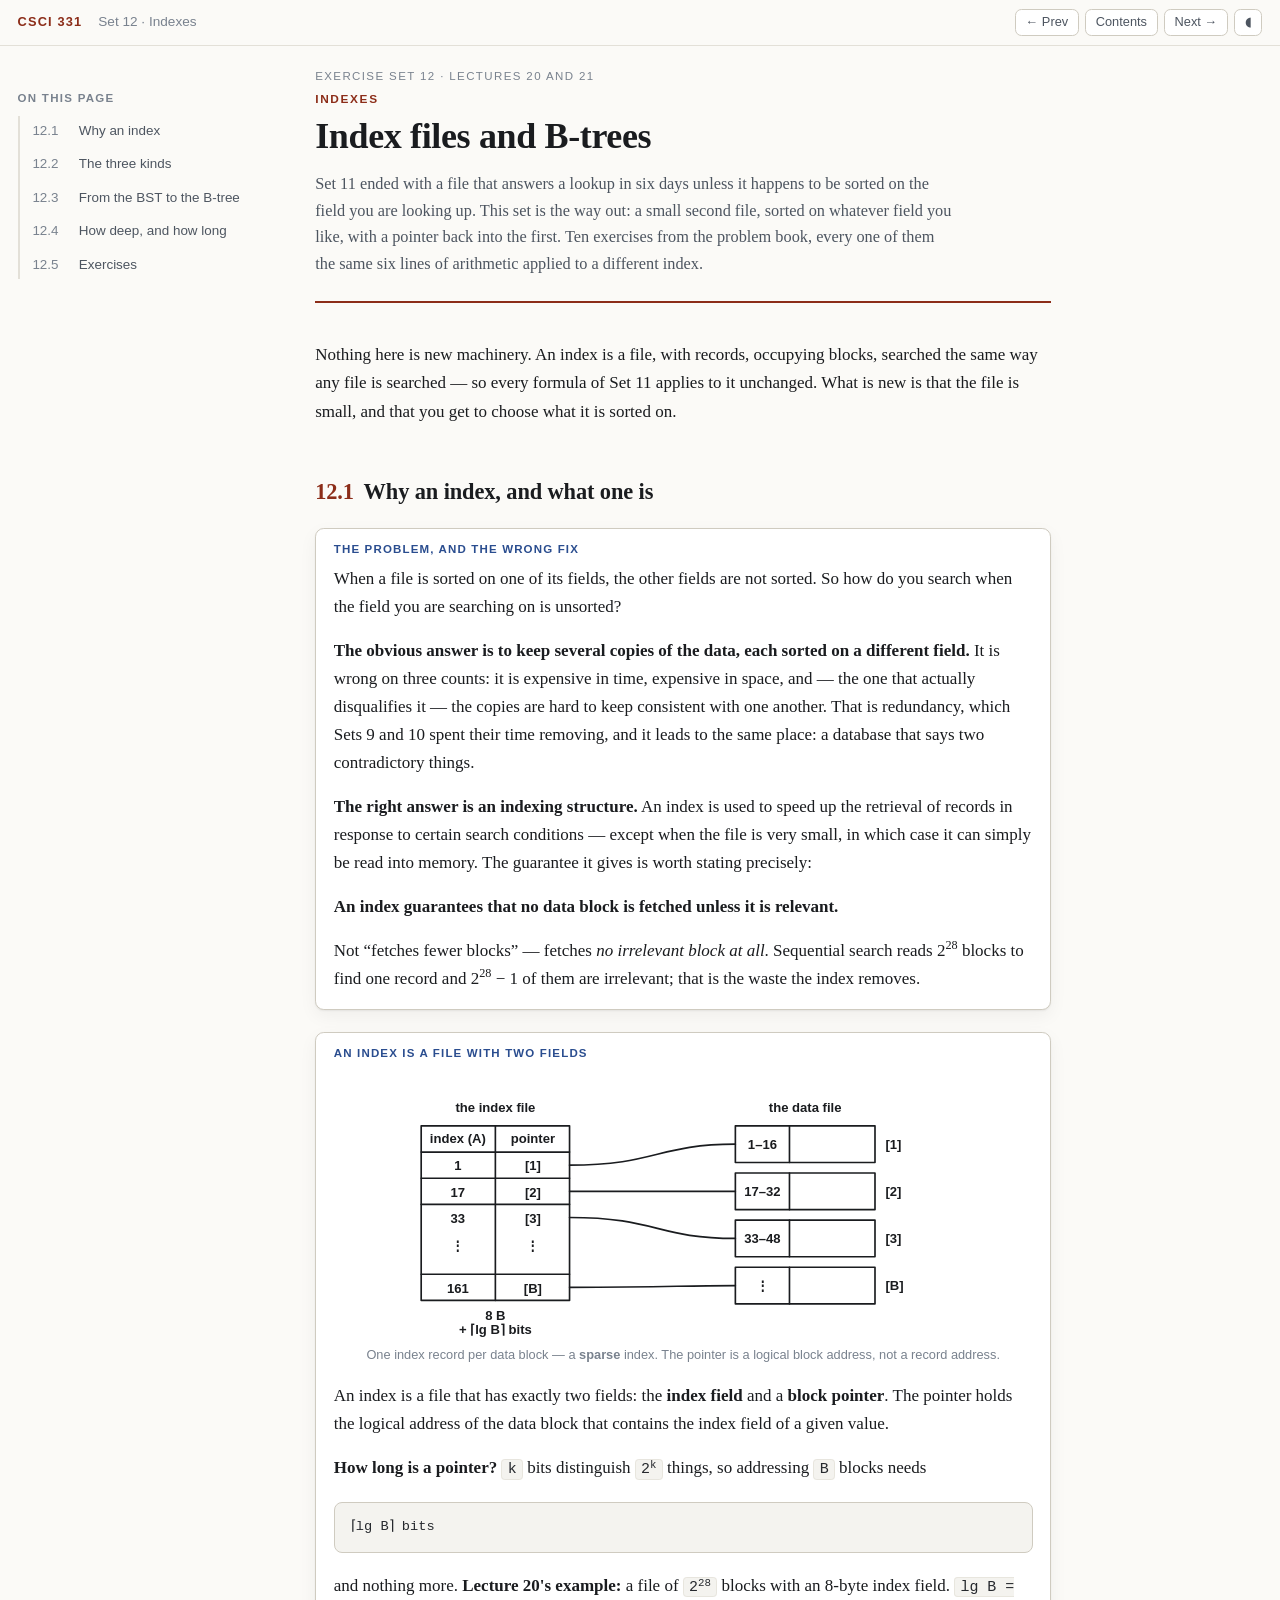
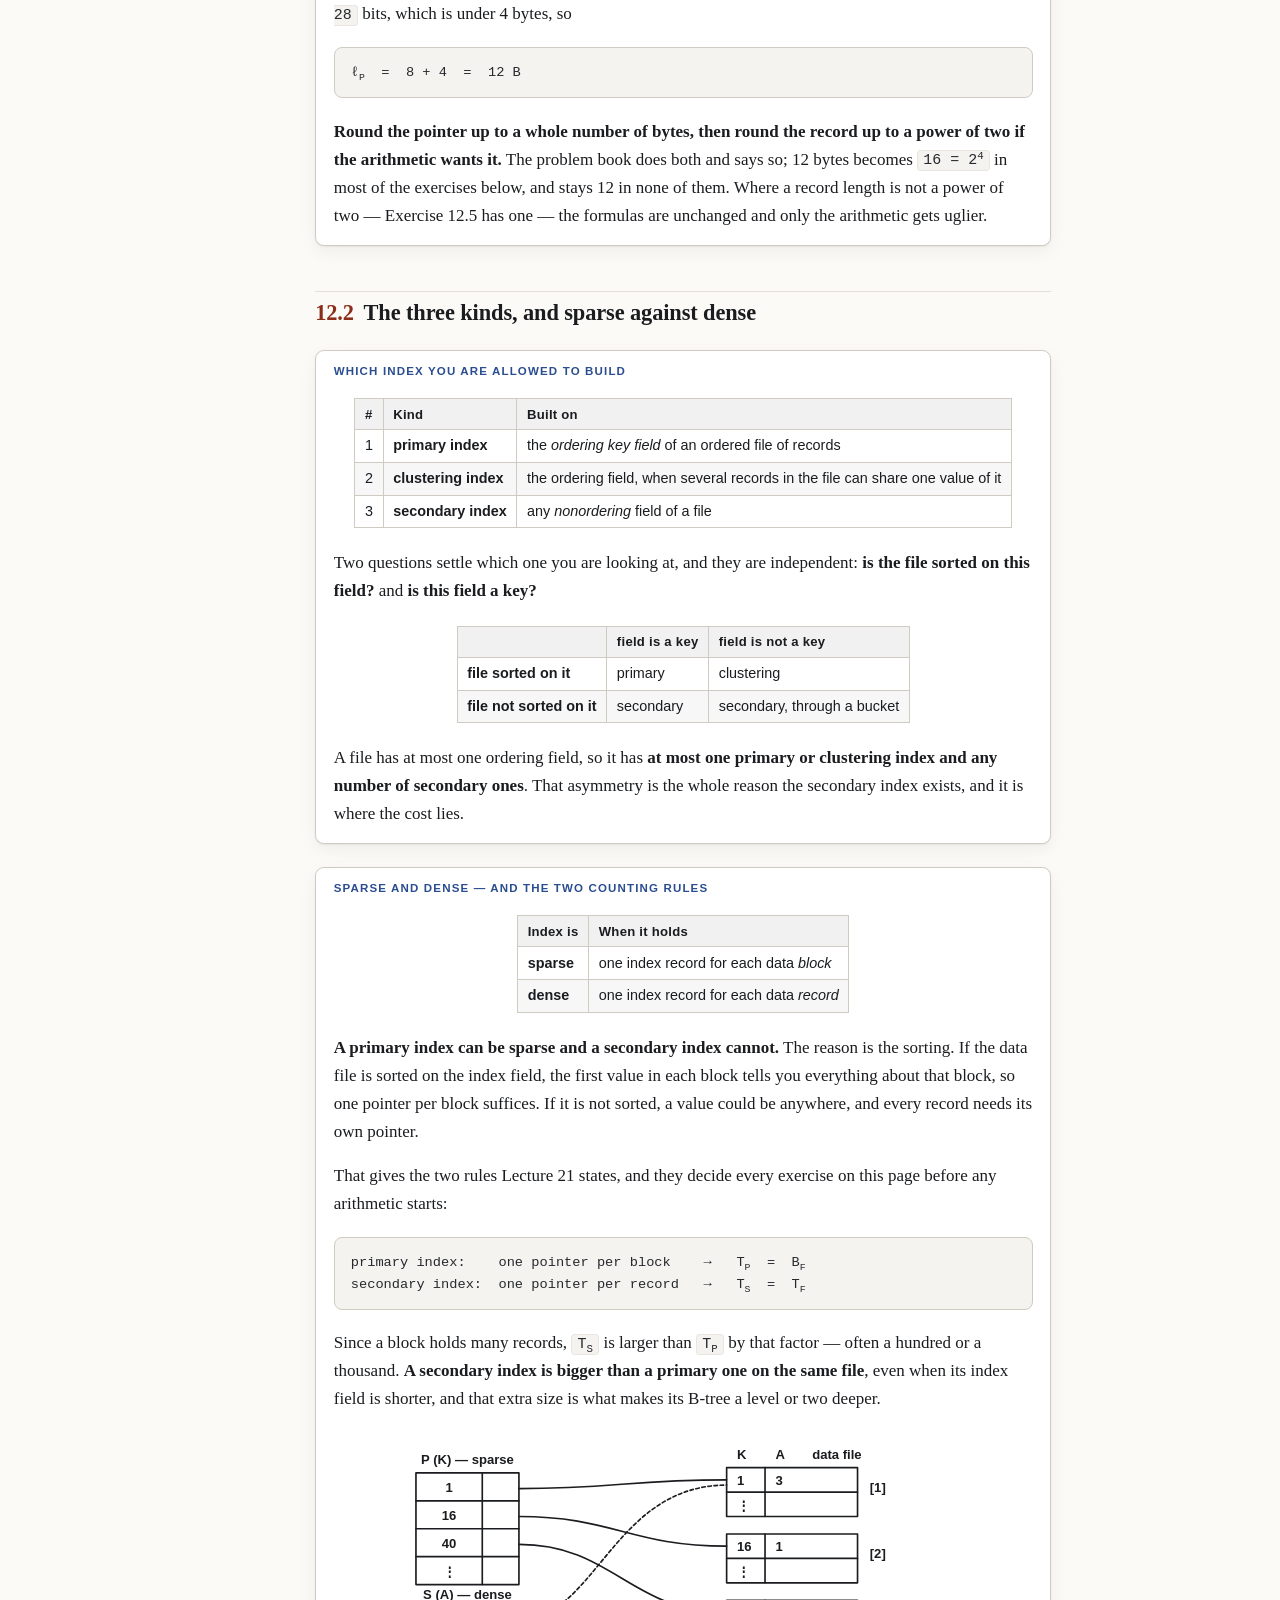
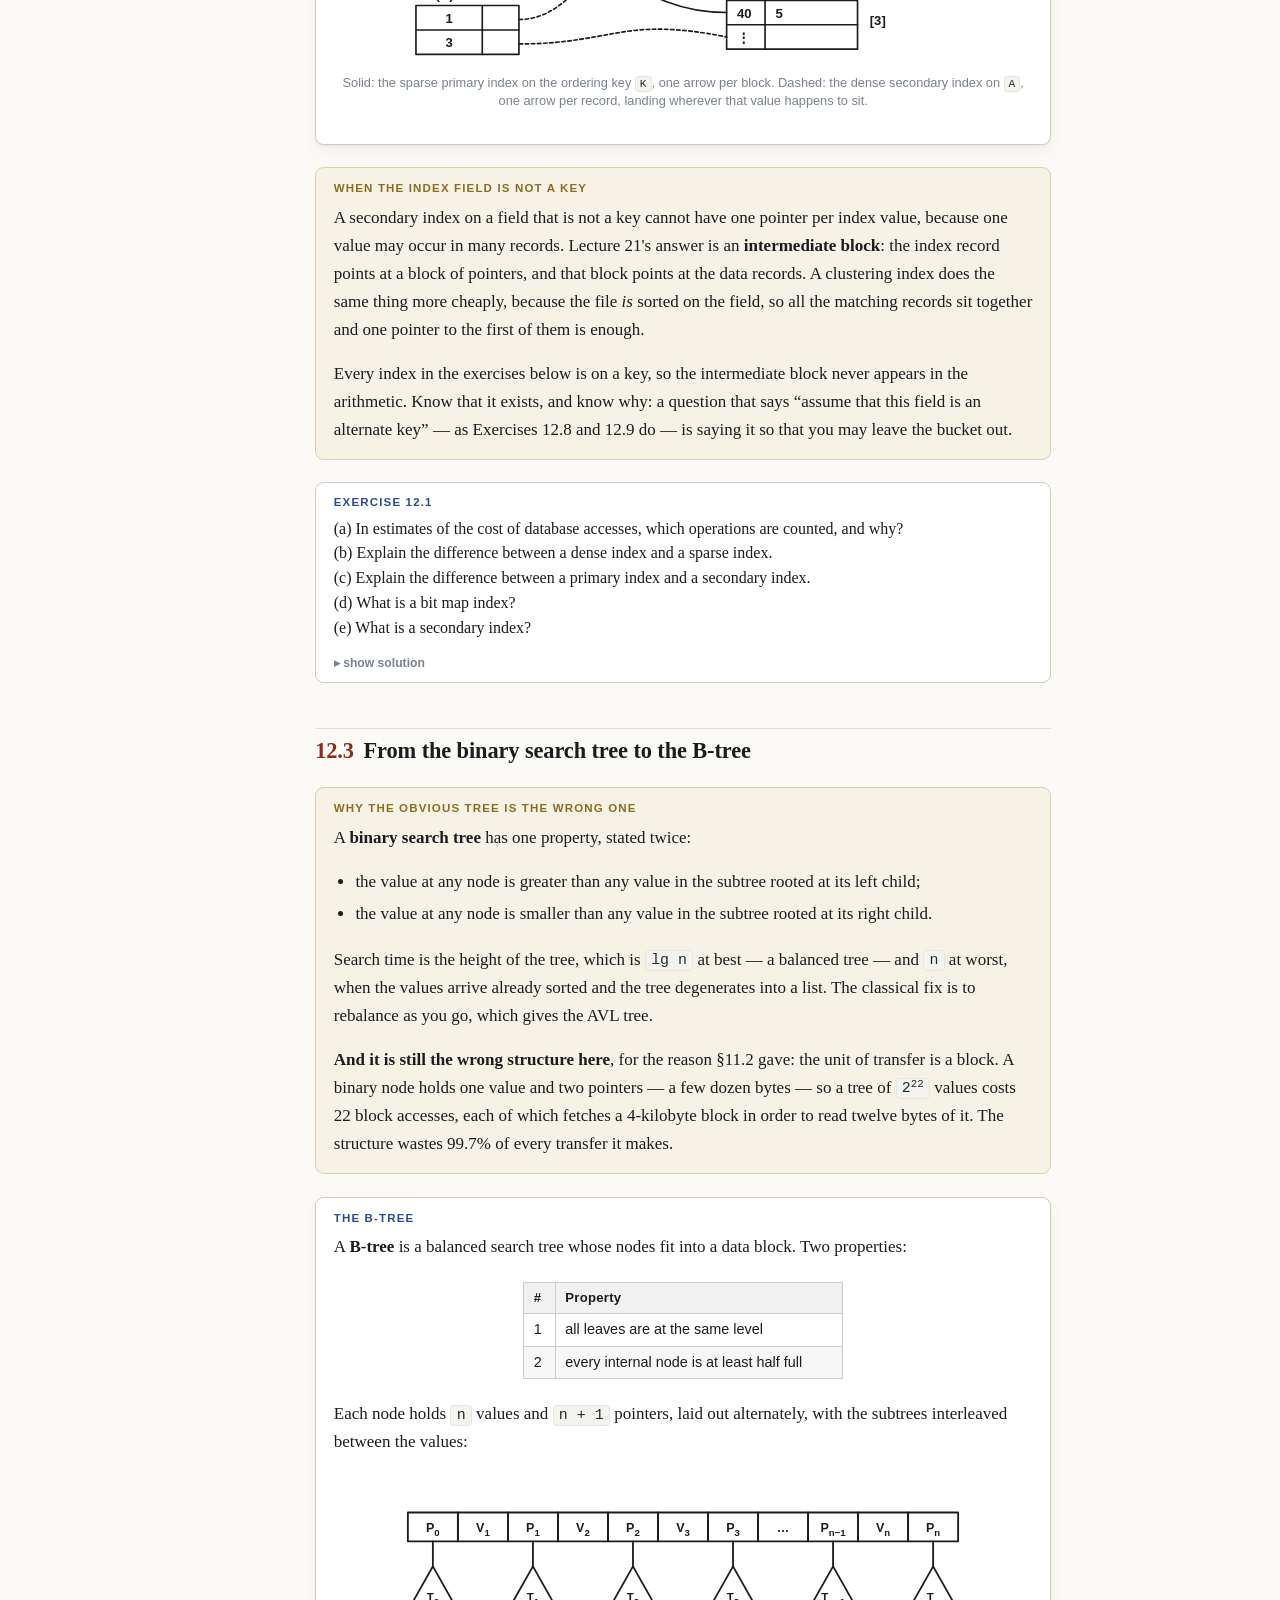
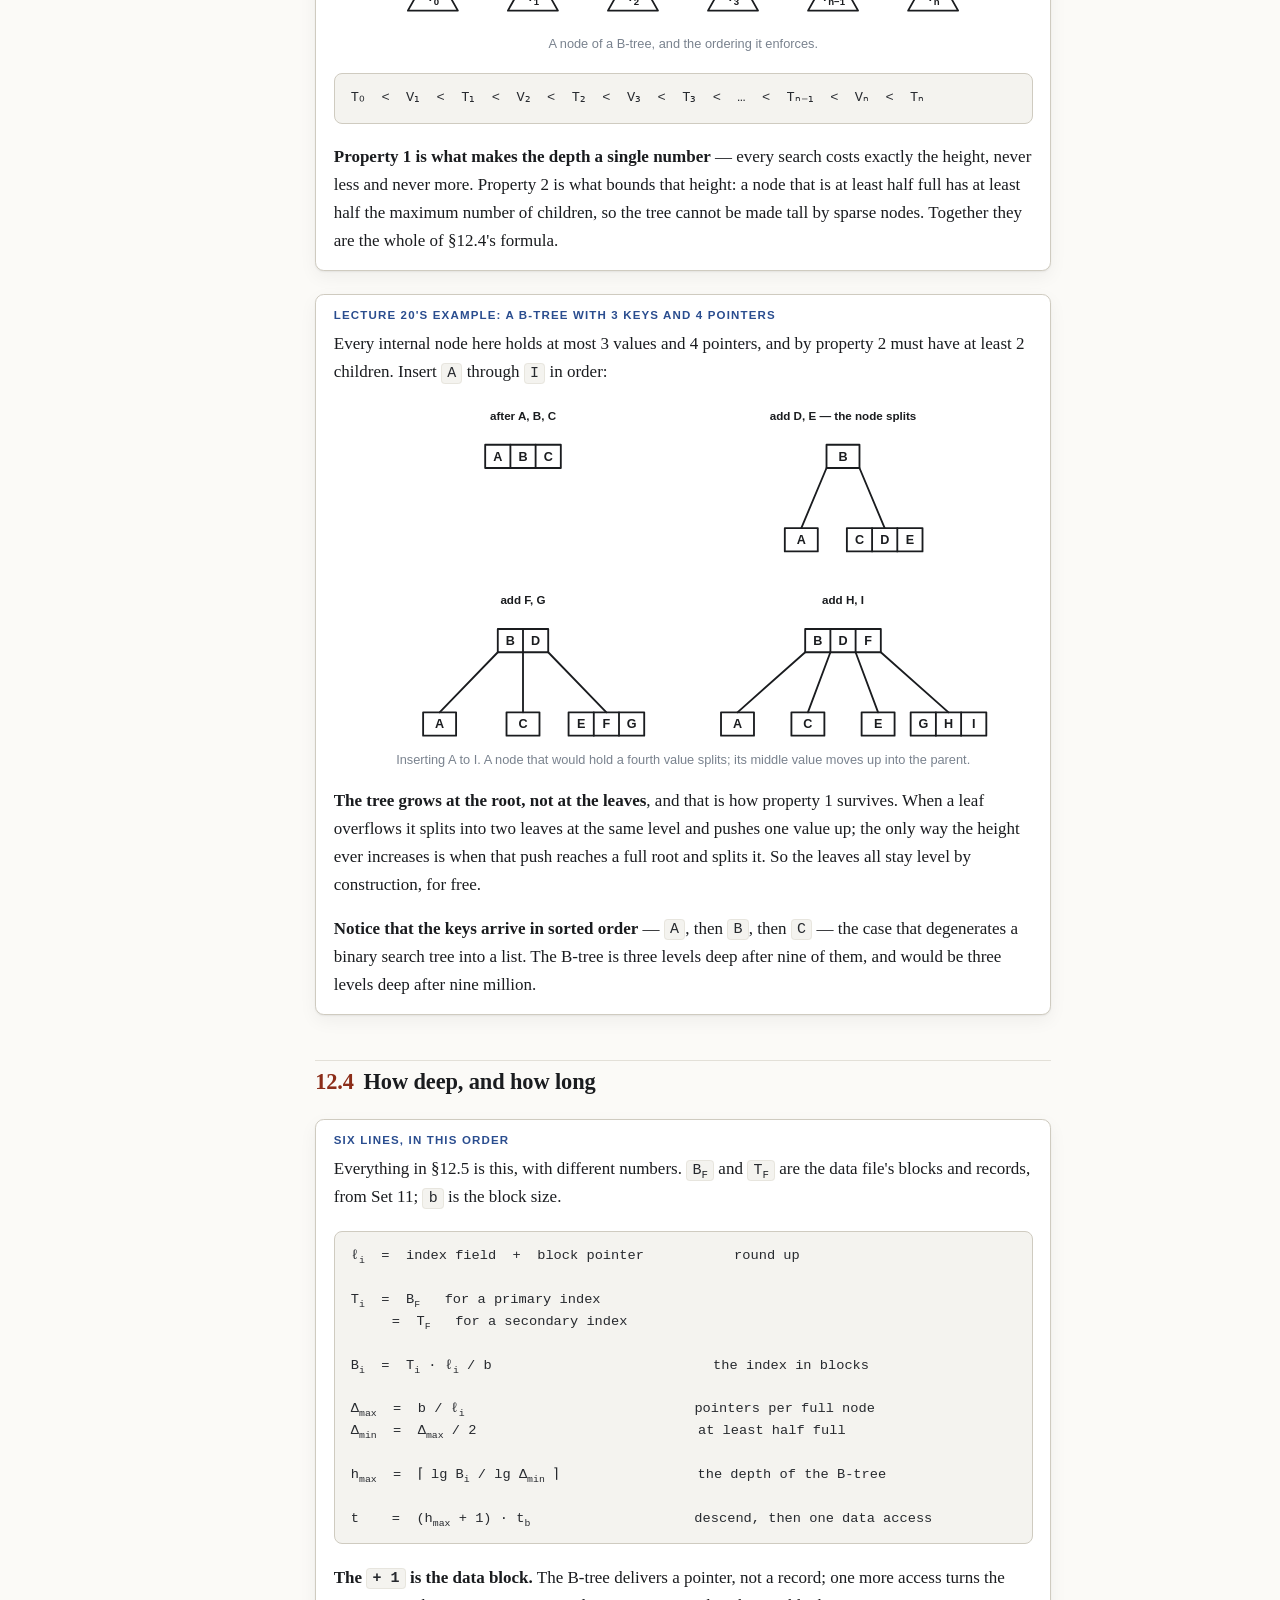
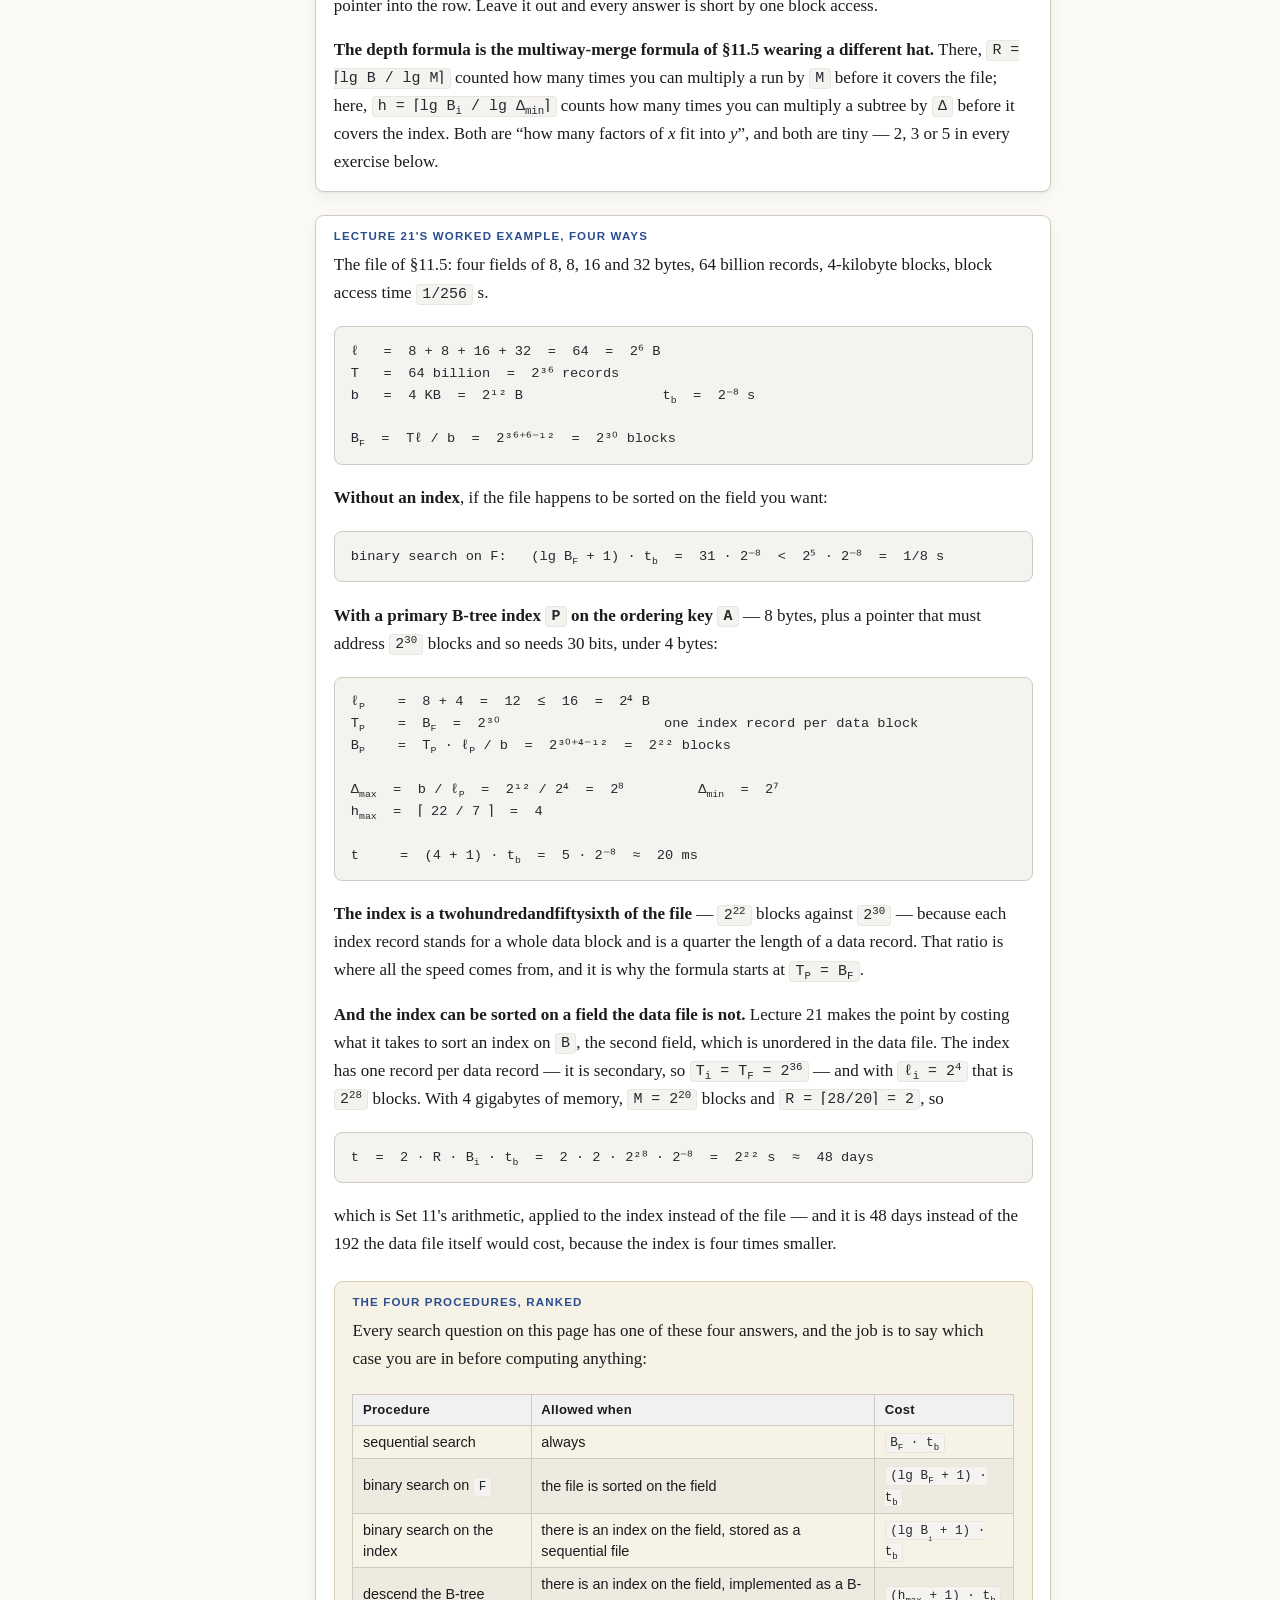
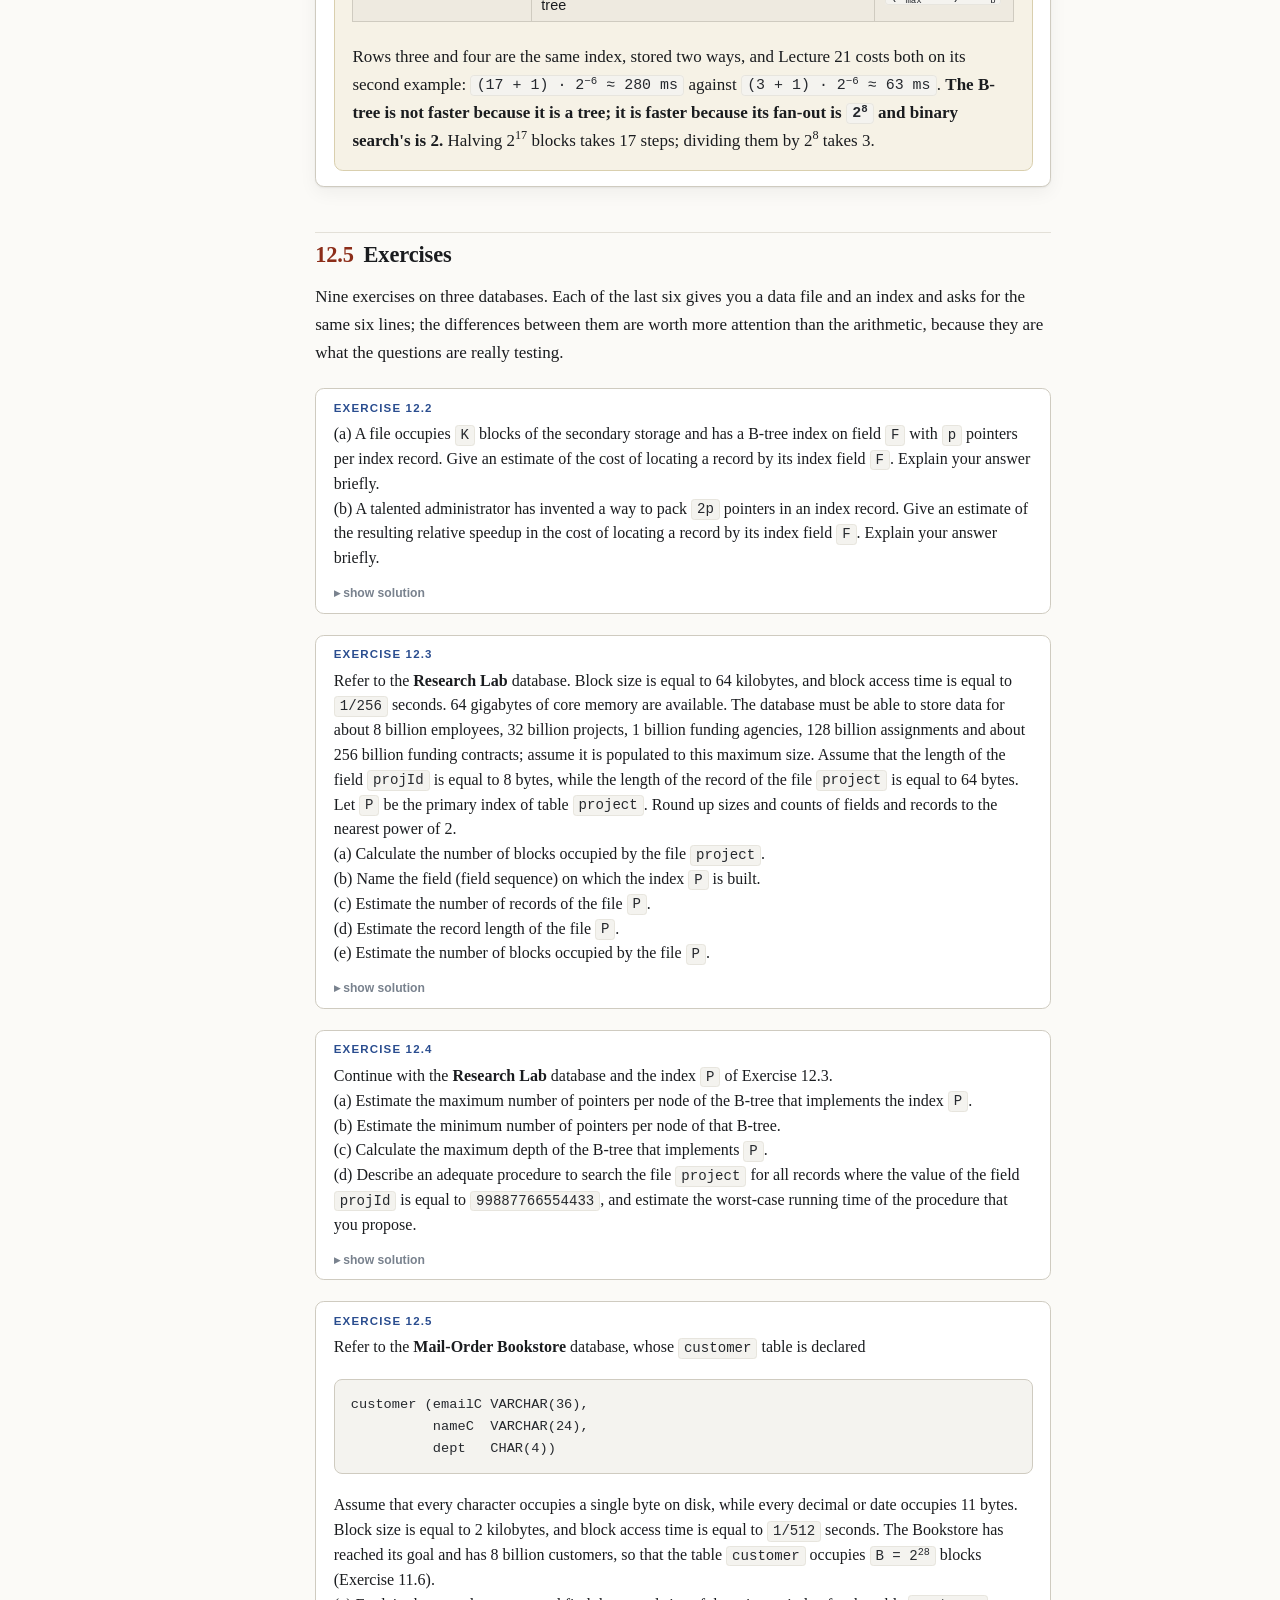
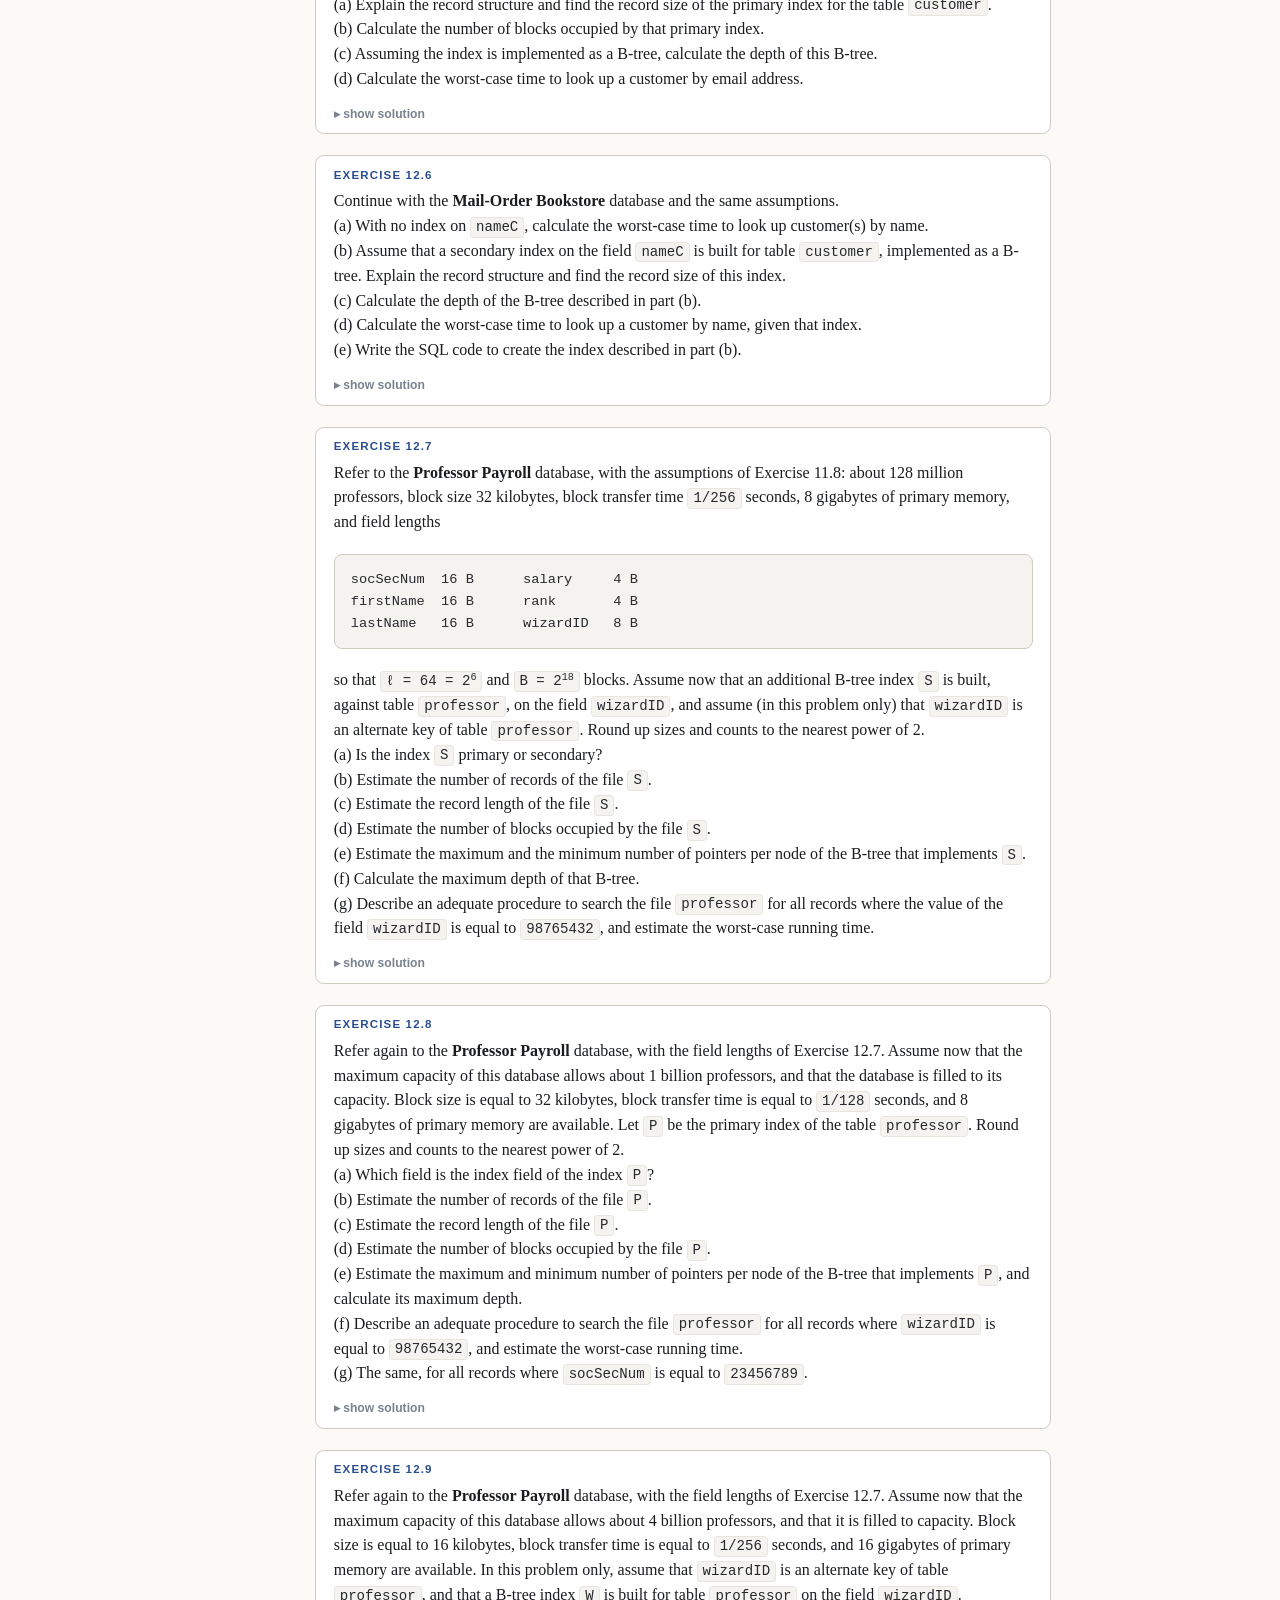
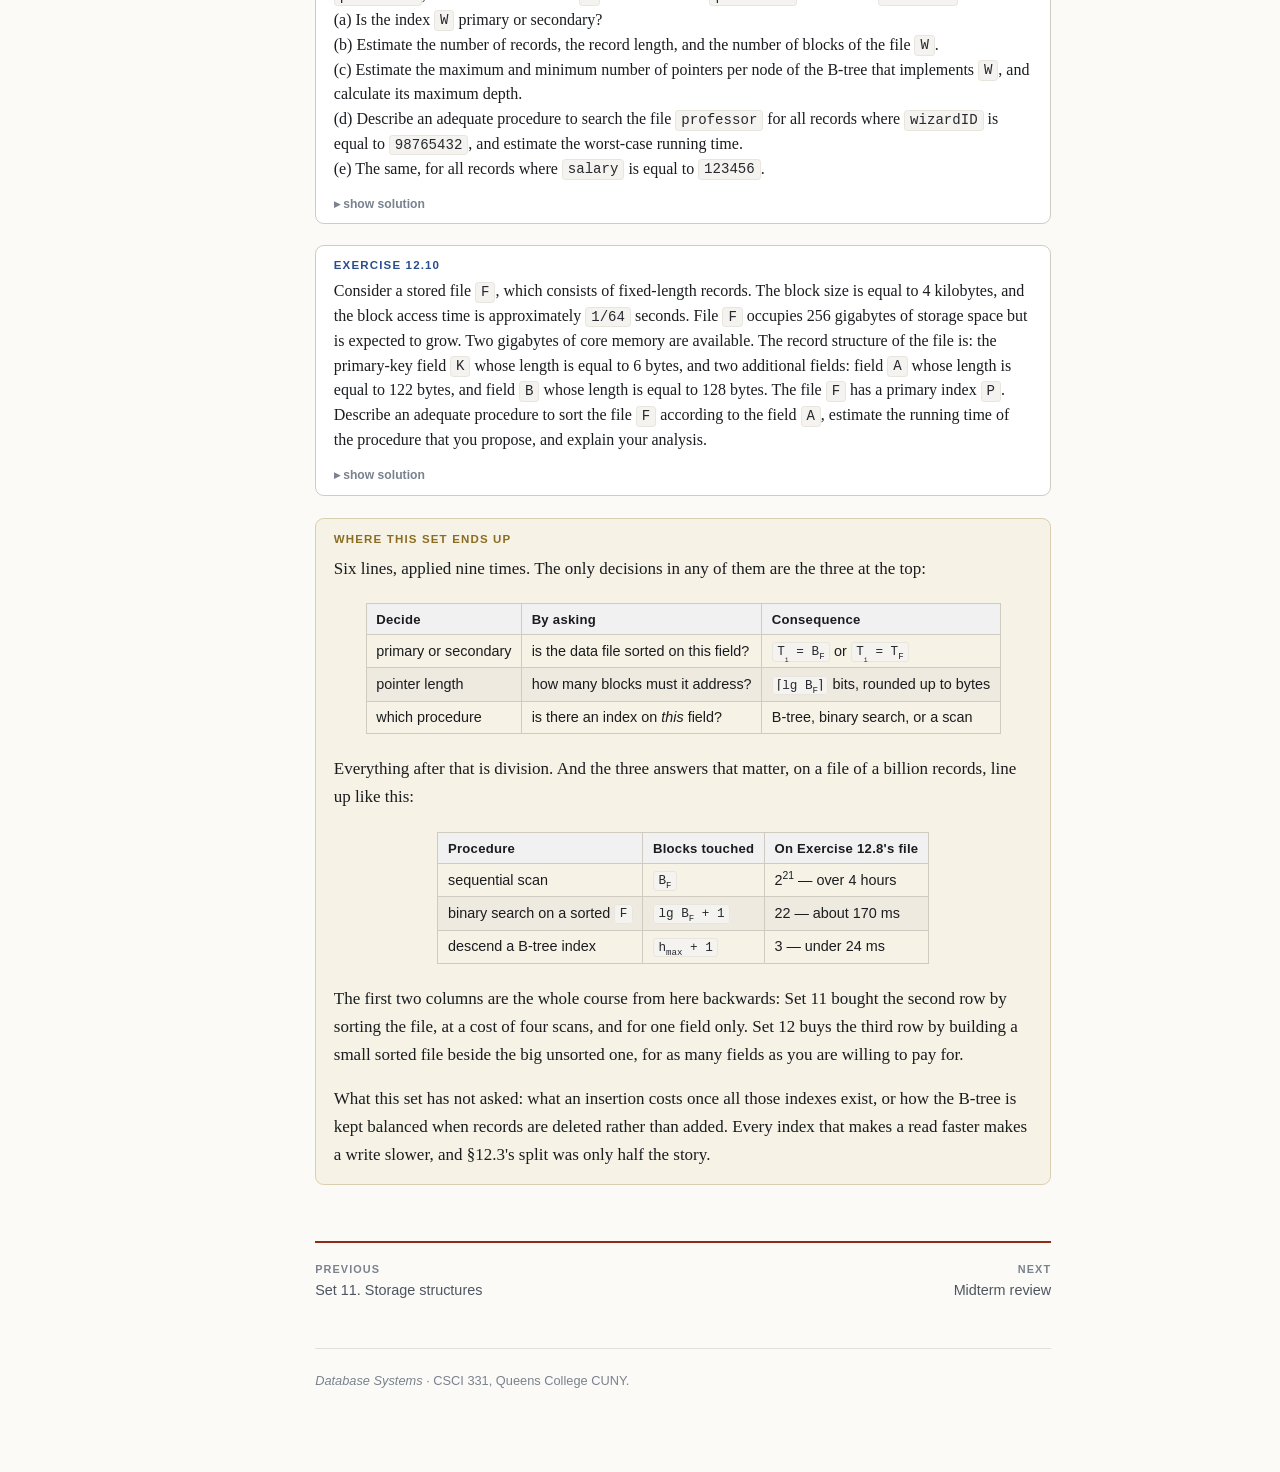
<file: ex-index.html>
<!DOCTYPE html>
<html lang="en">
<head>
<meta charset="utf-8">
<meta name="viewport" content="width=device-width, initial-scale=1">
<title>Set 12 — Indexes and B-trees</title>
<link rel="stylesheet" href="assets/style.css">
<script src="assets/notes.js" defer></script>
</head>
<body>
<header class="topbar"><div class="topbar-in">
  <a class="brand" href="index.html">CSCI 331</a>
  <span class="crumb">Set 12 &middot; Indexes</span>
  <nav class="topnav">
    <a href="ex-storage.html">&larr; Prev</a>
    <a href="index.html">Contents</a>
    <a href="ex-midterm.html">Next &rarr;</a>
    <button class="iconbtn" id="themebtn" type="button" title="Light / dark">&#9686;</button>
  </nav>
</div></header>
<div class="wrap">
  <aside class="toc"><p class="toc-title">On this page</p><ol>
    <li><a href="#why"><span class="t">12.1</span>Why an index</a></li>
    <li><a href="#kinds"><span class="t">12.2</span>The three kinds</a></li>
    <li><a href="#btree"><span class="t">12.3</span>From the BST to the B-tree</a></li>
    <li><a href="#depth"><span class="t">12.4</span>How deep, and how long</a></li>
    <li><a href="#ex"><span class="t">12.5</span>Exercises</a></li>
  </ol></aside>
  <main>

<div class="chhead">
  <span class="chpart">Exercise set 12 &middot; Lectures 20 and 21</span>
  <span class="chnum">Indexes</span>
  <h1>Index files and B-trees</h1>
  <p class="chsum">Set 11 ended with a file that answers a lookup in six days
  unless it happens to be sorted on the field you are looking up. This set is
  the way out: a small second file, sorted on whatever field you like, with a
  pointer back into the first. Ten exercises from the problem book, every one
  of them the same six lines of arithmetic applied to a different index.</p>
</div>

<p>Nothing here is new machinery. An index is a file, with records, occupying
blocks, searched the same way any file is searched &mdash; so every formula of
Set 11 applies to it unchanged. What is new is that the file is small, and that
you get to choose what it is sorted on.</p>

<h2 id="why"><span class="secnum">12.1</span>Why an index, and what one is</h2>

<div class="box worked"><span class="bt">The problem, and the wrong fix</span>
<p>When a file is sorted on one of its fields, the other fields are not sorted.
So how do you search when the field you are searching on is unsorted?</p>
<p><strong>The obvious answer is to keep several copies of the data, each
sorted on a different field.</strong> It is wrong on three counts: it is
expensive in time, expensive in space, and &mdash; the one that actually
disqualifies it &mdash; the copies are hard to keep consistent with one
another. That is redundancy, which Sets 9 and 10 spent their time removing, and
it leads to the same place: a database that says two contradictory things.</p>
<p><strong>The right answer is an indexing structure.</strong> An index is used
to speed up the retrieval of records in response to certain search conditions
&mdash; except when the file is very small, in which case it can simply be read
into memory. The guarantee it gives is worth stating precisely:</p>
<p><strong>An index guarantees that no data block is fetched unless it is
relevant.</strong></p>
<p>Not &ldquo;fetches fewer blocks&rdquo; &mdash; fetches <em>no irrelevant
block at all</em>. Sequential search reads 2<sup>28</sup> blocks to find one
record and 2<sup>28</sup> &minus; 1 of them are irrelevant; that is the waste
the index removes.</p></div>

<div class="box worked"><span class="bt">An index is a file with two fields</span>
<div class="fig" style="--figmax:36rem">
<svg viewBox="0 0 660 300" role="img" aria-label="An index file of index-field and block-pointer pairs, with arrows into the blocks of a data file">
  <g class="wire">
    <rect x="30" y="56" width="170" height="200"/>
    <path d="M115 56 L115 256"/>
    <path d="M30 86 L200 86"/>
    <path d="M30 116 L200 116"/><path d="M30 146 L200 146"/>
    <path d="M30 226 L200 226"/>
  </g>
  <g class="lbl" text-anchor="middle" font-size="13">
    <text x="72" y="76">index (A)</text><text x="158" y="76">pointer</text>
    <text x="72" y="107">1</text><text x="158" y="107">[1]</text>
    <text x="72" y="137">17</text><text x="158" y="137">[2]</text>
    <text x="72" y="167">33</text><text x="158" y="167">[3]</text>
    <text x="72" y="198">&#8942;</text><text x="158" y="198">&#8942;</text>
    <text x="72" y="247">161</text><text x="158" y="247">[B]</text>
  </g>
  <g class="lbl" text-anchor="middle" font-size="12">
    <text x="115" y="40">the index file</text>
    <text x="470" y="40">the data file</text>
    <text x="115" y="278">8 B</text><text x="115" y="294">+ &#8968;lg B&#8969; bits</text>
  </g>

  <g class="wire">
    <rect x="390" y="56" width="160" height="42"/>
    <rect x="390" y="110" width="160" height="42"/>
    <rect x="390" y="164" width="160" height="42"/>
    <rect x="390" y="218" width="160" height="42"/>
    <path d="M452 56 L452 98"/><path d="M452 110 L452 152"/>
    <path d="M452 164 L452 206"/><path d="M452 218 L452 260"/>
  </g>
  <g class="lbl" font-size="12">
    <text x="562" y="82">[1]</text><text x="562" y="136">[2]</text>
    <text x="562" y="190">[3]</text><text x="562" y="244">[B]</text>
    <text x="421" y="82" text-anchor="middle">1&#8211;16</text><text x="421" y="136" text-anchor="middle">17&#8211;32</text>
    <text x="421" y="190" text-anchor="middle">33&#8211;48</text><text x="421" y="244" text-anchor="middle">&#8942;</text>
  </g>
  <g class="wire">
    <path d="M200 101 C300 101 300 77 390 77"/>
    <path d="M200 131 C300 131 300 131 390 131"/>
    <path d="M200 161 C300 161 300 185 390 185"/>
    <path d="M200 241 C320 241 320 239 390 239"/>
  </g>
</svg>
<figcaption>One index record per data block &mdash; a <b>sparse</b> index. The
pointer is a logical block address, not a record address.</figcaption>
</div>
<p>An index is a file that has exactly two fields: the <strong>index
field</strong> and a <strong>block pointer</strong>. The pointer holds the
logical address of the data block that contains the index field of a given
value.</p>
<p><strong>How long is a pointer?</strong> <code>k</code> bits distinguish
<code>2<sup>k</sup></code> things, so addressing <code>B</code> blocks needs</p>
<pre>&#8968;lg B&#8969; bits</pre>
<p>and nothing more. <strong>Lecture 20's example:</strong> a file of
<code>2<sup>28</sup></code> blocks with an 8-byte index field.
<code>lg B = 28</code> bits, which is under 4 bytes, so</p>
<pre>&#8467;<sub>P</sub>  =  8 + 4  =  12 B</pre>
<p><strong>Round the pointer up to a whole number of bytes, then round the
record up to a power of two if the arithmetic wants it.</strong> The problem
book does both and says so; 12 bytes becomes <code>16 = 2<sup>4</sup></code>
in most of the exercises below, and stays 12 in none of them. Where a record
length is not a power of two &mdash; Exercise 12.5 has one &mdash; the formulas
are unchanged and only the arithmetic gets uglier.</p></div>


<h2 id="kinds"><span class="secnum">12.2</span>The three kinds, and sparse against dense</h2>

<div class="box worked"><span class="bt">Which index you are allowed to build</span>
<div class="tablewrap"><table>
<thead><tr><th>#</th><th>Kind</th><th>Built on</th></tr></thead>
<tbody>
<tr><td>1</td><td><strong>primary index</strong></td><td>the <em>ordering key field</em> of an ordered file of records</td></tr>
<tr><td>2</td><td><strong>clustering index</strong></td><td>the ordering field, when several records in the file can share one value of it</td></tr>
<tr><td>3</td><td><strong>secondary index</strong></td><td>any <em>nonordering</em> field of a file</td></tr>
</tbody></table></div>
<p>Two questions settle which one you are looking at, and they are independent:
<strong>is the file sorted on this field?</strong> and <strong>is this field a
key?</strong></p>
<div class="tablewrap"><table>
<thead><tr><th></th><th>field is a key</th><th>field is not a key</th></tr></thead>
<tbody>
<tr><td><strong>file sorted on it</strong></td><td>primary</td><td>clustering</td></tr>
<tr><td><strong>file not sorted on it</strong></td><td>secondary</td><td>secondary, through a bucket</td></tr>
</tbody></table></div>
<p>A file has at most one ordering field, so it has <strong>at most one primary
or clustering index and any number of secondary ones</strong>. That asymmetry
is the whole reason the secondary index exists, and it is where the cost
lies.</p></div>

<div class="box worked"><span class="bt">Sparse and dense &mdash; and the two counting rules</span>
<div class="tablewrap"><table>
<thead><tr><th>Index is</th><th>When it holds</th></tr></thead>
<tbody>
<tr><td><strong>sparse</strong></td><td>one index record for each data <em>block</em></td></tr>
<tr><td><strong>dense</strong></td><td>one index record for each data <em>record</em></td></tr>
</tbody></table></div>
<p><strong>A primary index can be sparse and a secondary index cannot.</strong>
The reason is the sorting. If the data file is sorted on the index field, the
first value in each block tells you everything about that block, so one pointer
per block suffices. If it is not sorted, a value could be anywhere, and every
record needs its own pointer.</p>
<p>That gives the two rules Lecture 21 states, and they decide every exercise
on this page before any arithmetic starts:</p>
<pre>primary index:    one pointer per block    &rarr;   T<sub>P</sub>  =  B<sub>F</sub>
secondary index:  one pointer per record   &rarr;   T<sub>S</sub>  =  T<sub>F</sub></pre>
<p>Since a block holds many records, <code>T<sub>S</sub></code> is larger than
<code>T<sub>P</sub></code> by that factor &mdash; often a hundred or a thousand.
<strong>A secondary index is bigger than a primary one on the same file</strong>,
even when its index field is shorter, and that extra size is what makes its
B-tree a level or two deeper.</p>
<div class="fig" style="--figmax:36rem">
<svg viewBox="0 0 660 270" role="img" aria-label="A sparse primary index pointing at blocks, and a dense secondary index pointing at records">
  <g class="wire">
    <rect x="24" y="48" width="118" height="128"/>
    <path d="M100 48 L100 176"/>
    <path d="M24 80 L142 80"/><path d="M24 112 L142 112"/><path d="M24 144 L142 144"/>
  </g>
  <g class="lbl" text-anchor="middle" font-size="12">
    <text x="83" y="38">P (K) &mdash; sparse</text>
    <text x="62" y="70">1</text><text x="62" y="102">16</text>
    <text x="62" y="134">40</text><text x="62" y="166">&#8942;</text>
  </g>
  <g class="wire">
    <rect x="24" y="200" width="118" height="56"/>
    <path d="M100 200 L100 256"/>
    <path d="M24 228 L142 228"/>
  </g>
  <g class="lbl" text-anchor="middle" font-size="12">
    <text x="83" y="192">S (A) &mdash; dense</text>
    <text x="62" y="220">1</text><text x="62" y="248">3</text>
  </g>

  <g class="wire">
    <rect x="380" y="42" width="150" height="56"/>
    <path d="M380 70 L530 70"/><path d="M424 42 L424 98"/>
    <rect x="380" y="118" width="150" height="56"/>
    <path d="M380 146 L530 146"/><path d="M424 118 L424 174"/>
    <rect x="380" y="194" width="150" height="56"/>
    <path d="M380 222 L530 222"/><path d="M424 194 L424 250"/>
  </g>
  <g class="lbl" font-size="12">
    <text x="392" y="62">1</text><text x="436" y="62">3</text>
    <text x="392" y="90">&#8942;</text>
    <text x="392" y="138">16</text><text x="436" y="138">1</text>
    <text x="392" y="166">&#8942;</text>
    <text x="392" y="214">40</text><text x="436" y="214">5</text>
    <text x="392" y="242">&#8942;</text>
    <text x="544" y="70">[1]</text><text x="544" y="146">[2]</text><text x="544" y="222">[3]</text>
    <text x="392" y="32">K</text><text x="436" y="32">A</text>
    <text x="478" y="32">data file</text>
  </g>
  <g class="wire">
    <path d="M142 66 C250 66 270 56 380 56"/>
    <path d="M142 98 C250 98 270 132 380 132"/>
    <path d="M142 130 C250 130 270 208 380 208"/>
    <path d="M142 216 C230 216 250 62 380 62" stroke-dasharray="4 3"/>
    <path d="M142 244 C250 244 260 212 380 236" stroke-dasharray="4 3"/>
  </g>
</svg>
<figcaption>Solid: the sparse primary index on the ordering key <code>K</code>,
one arrow per block. Dashed: the dense secondary index on <code>A</code>, one
arrow per record, landing wherever that value happens to sit.</figcaption>
</div></div>

<div class="box note"><span class="bt">When the index field is not a key</span>
<p>A secondary index on a field that is not a key cannot have one pointer per
index value, because one value may occur in many records. Lecture 21's answer
is an <strong>intermediate block</strong>: the index record points at a block of
pointers, and that block points at the data records. A clustering index does
the same thing more cheaply, because the file <em>is</em> sorted on the field,
so all the matching records sit together and one pointer to the first of them
is enough.</p>
<p>Every index in the exercises below is on a key, so the intermediate block
never appears in the arithmetic. Know that it exists, and know why: a question
that says &ldquo;assume that this field is an alternate key&rdquo; &mdash; as
Exercises 12.8 and 12.9 do &mdash; is saying it so that you may leave the
bucket out.</p></div>

<details class="prob"><summary data-label="Exercise 12.1">
<p>(a) In estimates of the cost of database accesses, which operations are
counted, and why?<br>
(b) Explain the difference between a dense index and a sparse index.<br>
(c) Explain the difference between a primary index and a secondary index.<br>
(d) What is a bit map index?<br>
(e) What is a secondary index?</p></summary>
<div class="sol">
<p><strong>(a) Block accesses to the secondary storage are counted</strong>,
as their duration exceeds by several orders of magnitude the time required to
perform any in-memory operation. That is the ratio of &sect;11.1 &mdash; about
<code>10<sup>5</sup></code> &mdash; and it is why everything on this page is
measured in <code>t<sub>b</sub></code> and nothing in instructions.</p>
<p><strong>(b)</strong> A dense index has an index entry for each record in the
data file. A sparse index normally has one index entry for each block of the
data file, which may contain several data records.</p>
<p><strong>(c)</strong> An index is primary if its index field is the ordering
field of the data file; otherwise it is secondary.</p>
<p><strong>(d)</strong> A bit-map index is an array indexed by a row id, which
contains a short bit-string encoding of the value of the indexing field for
that row.</p>
<p><strong>(e)</strong> A secondary index is an index on a non-ordering
field.</p>
<p><strong>The two definitions that get confused are (b) and (c)</strong>, and
they are not the same distinction. Dense/sparse is about how many entries the
index has; primary/secondary is about which field it is on. They are linked in
one direction only: a sparse index has to be primary or clustering, because
only a sorted field lets one entry speak for a whole block. The converse fails
&mdash; a primary index may be dense, with one entry per record, and &sect;12.4
will show that costs a level of B-tree for nothing.</p>
</div></details>


<h2 id="btree"><span class="secnum">12.3</span>From the binary search tree to the B-tree</h2>

<div class="box note"><span class="bt">Why the obvious tree is the wrong one</span>
<p>A <strong>binary search tree</strong> has one property, stated twice:</p>
<ul>
<li>the value at any node is greater than any value in the subtree rooted at
its left child;</li>
<li>the value at any node is smaller than any value in the subtree rooted at
its right child.</li>
</ul>
<p>Search time is the height of the tree, which is <code>lg n</code> at best
&mdash; a balanced tree &mdash; and <code>n</code> at worst, when the values
arrive already sorted and the tree degenerates into a list. The classical fix
is to rebalance as you go, which gives the AVL tree.</p>
<p><strong>And it is still the wrong structure here</strong>, for the reason
&sect;11.2 gave: the unit of transfer is a block. A binary node holds one value
and two pointers &mdash; a few dozen bytes &mdash; so a tree of
<code>2<sup>22</sup></code> values costs 22 block accesses, each of which
fetches a 4-kilobyte block in order to read twelve bytes of it. The structure
wastes 99.7% of every transfer it makes.</p></div>

<div class="box worked"><span class="bt">The B-tree</span>
<p>A <strong>B-tree</strong> is a balanced search tree whose nodes fit into a
data block. Two properties:</p>
<div class="tablewrap"><table>
<thead><tr><th>#</th><th>Property</th></tr></thead>
<tbody>
<tr><td>1</td><td>all leaves are at the same level</td></tr>
<tr><td>2</td><td>every internal node is at least half full</td></tr>
</tbody></table></div>
<p>Each node holds <code>n</code> values and <code>n + 1</code> pointers, laid
out alternately, with the subtrees interleaved between the values:</p>
<div class="fig" style="--figmax:38rem">
<svg viewBox="0 0 632 160" role="img" aria-label="A B-tree node: n values and n plus one pointers, each pointer leading to a subtree">
  <g class="wire">
    <rect x="30" y="40" width="52" height="30"/>
    <rect x="82" y="40" width="52" height="30"/>
    <rect x="134" y="40" width="52" height="30"/>
    <rect x="186" y="40" width="52" height="30"/>
    <rect x="238" y="40" width="52" height="30"/>
    <rect x="290" y="40" width="52" height="30"/>
    <rect x="342" y="40" width="52" height="30"/>
    <rect x="394" y="40" width="52" height="30"/>
    <rect x="446" y="40" width="52" height="30"/>
    <rect x="498" y="40" width="52" height="30"/>
    <rect x="550" y="40" width="52" height="30"/>
    <path d="M56.0 96 L30.0 142 L82.0 142 Z"/>
    <path d="M56.0 70 L56.0 96"/>
    <path d="M160.0 96 L134.0 142 L186.0 142 Z"/>
    <path d="M160.0 70 L160.0 96"/>
    <path d="M264.0 96 L238.0 142 L290.0 142 Z"/>
    <path d="M264.0 70 L264.0 96"/>
    <path d="M368.0 96 L342.0 142 L394.0 142 Z"/>
    <path d="M368.0 70 L368.0 96"/>
    <path d="M472.0 96 L446.0 142 L498.0 142 Z"/>
    <path d="M472.0 70 L472.0 96"/>
    <path d="M576.0 96 L550.0 142 L602.0 142 Z"/>
    <path d="M576.0 70 L576.0 96"/>
  </g>
  <g class="lbl">
    <text x="56" y="60" font-size="13" text-anchor="middle">P<tspan font-size="10" dy="4">0</tspan></text>
    <text x="108" y="60" font-size="13" text-anchor="middle">V<tspan font-size="10" dy="4">1</tspan></text>
    <text x="160" y="60" font-size="13" text-anchor="middle">P<tspan font-size="10" dy="4">1</tspan></text>
    <text x="212" y="60" font-size="13" text-anchor="middle">V<tspan font-size="10" dy="4">2</tspan></text>
    <text x="264" y="60" font-size="13" text-anchor="middle">P<tspan font-size="10" dy="4">2</tspan></text>
    <text x="316" y="60" font-size="13" text-anchor="middle">V<tspan font-size="10" dy="4">3</tspan></text>
    <text x="368" y="60" font-size="13" text-anchor="middle">P<tspan font-size="10" dy="4">3</tspan></text>
    <text x="420" y="60" font-size="13" text-anchor="middle">&hellip;</text>
    <text x="472" y="60" font-size="13" text-anchor="middle">P<tspan font-size="10" dy="4">n&minus;1</tspan></text>
    <text x="524" y="60" font-size="13" text-anchor="middle">V<tspan font-size="10" dy="4">n</tspan></text>
    <text x="576" y="60" font-size="13" text-anchor="middle">P<tspan font-size="10" dy="4">n</tspan></text>
    <text x="56.0" y="132" font-size="12" text-anchor="middle">T<tspan font-size="10" dy="4">0</tspan></text>
    <text x="160.0" y="132" font-size="12" text-anchor="middle">T<tspan font-size="10" dy="4">1</tspan></text>
    <text x="264.0" y="132" font-size="12" text-anchor="middle">T<tspan font-size="10" dy="4">2</tspan></text>
    <text x="368.0" y="132" font-size="12" text-anchor="middle">T<tspan font-size="10" dy="4">3</tspan></text>
    <text x="472.0" y="132" font-size="12" text-anchor="middle">T<tspan font-size="10" dy="4">n&minus;1</tspan></text>
    <text x="576.0" y="132" font-size="12" text-anchor="middle">T<tspan font-size="10" dy="4">n</tspan></text>
  </g>
</svg>
<figcaption>A node of a B-tree, and the ordering it enforces.</figcaption>
</div>
<pre>T&#8320;  &lt;  V&#8321;  &lt;  T&#8321;  &lt;  V&#8322;  &lt;  T&#8322;  &lt;  V&#8323;  &lt;  T&#8323;  &lt;  &hellip;  &lt;  T&#8345;&#8331;&#8321;  &lt;  V&#8345;  &lt;  T&#8345;</pre>
<p><strong>Property 1 is what makes the depth a single number</strong> &mdash;
every search costs exactly the height, never less and never more. Property 2 is
what bounds that height: a node that is at least half full has at least half
the maximum number of children, so the tree cannot be made tall by sparse
nodes. Together they are the whole of &sect;12.4's formula.</p></div>

<div class="box worked"><span class="bt">Lecture 20's example: a B-tree with 3 keys and 4 pointers</span>
<p>Every internal node here holds at most 3 values and 4 pointers, and by
property 2 must have at least 2 children. Insert <code>A</code> through
<code>I</code> in order:</p>
<div class="fig" style="--figmax:40rem">
<svg viewBox="0 0 660 350" role="img" aria-label="Four snapshots of a B-tree with three keys and four pointers per node, as A to I are inserted">
  <g class="wire">
    <rect x="126.0" y="42.0" width="78.0" height="24"/>
    <path d="M152.0 42.0 L152.0 66.0"/>
    <path d="M178.0 42.0 L178.0 66.0"/>
    <rect x="478.0" y="42.0" width="34.0" height="24"/>
    <rect x="435.0" y="128.0" width="34.0" height="24"/>
    <path d="M478.0 66.0 L452.0 128.0"/>
    <rect x="499.0" y="128.0" width="78.0" height="24"/>
    <path d="M525.0 128.0 L525.0 152.0"/>
    <path d="M551.0 128.0 L551.0 152.0"/>
    <path d="M512.0 66.0 L538.0 128.0"/>
    <rect x="139.0" y="232.0" width="52.0" height="24"/>
    <path d="M165.0 232.0 L165.0 256.0"/>
    <rect x="62.0" y="318.0" width="34.0" height="24"/>
    <path d="M139.0 256.0 L79.0 318.0"/>
    <rect x="148.0" y="318.0" width="34.0" height="24"/>
    <path d="M165.0 256.0 L165.0 318.0"/>
    <rect x="212.0" y="318.0" width="78.0" height="24"/>
    <path d="M238.0 318.0 L238.0 342.0"/>
    <path d="M264.0 318.0 L264.0 342.0"/>
    <path d="M191.0 256.0 L251.0 318.0"/>
    <rect x="456.0" y="232.0" width="78.0" height="24"/>
    <path d="M482.0 232.0 L482.0 256.0"/>
    <path d="M508.0 232.0 L508.0 256.0"/>
    <rect x="369.2" y="318.0" width="34.0" height="24"/>
    <path d="M456.0 256.0 L386.2 318.0"/>
    <rect x="441.8" y="318.0" width="34.0" height="24"/>
    <path d="M482.0 256.0 L458.8 318.0"/>
    <rect x="514.2" y="318.0" width="34.0" height="24"/>
    <path d="M508.0 256.0 L531.2 318.0"/>
    <rect x="564.8" y="318.0" width="78.0" height="24"/>
    <path d="M590.8 318.0 L590.8 342.0"/>
    <path d="M616.8 318.0 L616.8 342.0"/>
    <path d="M534.0 256.0 L603.8 318.0"/>
  </g>
  <g class="lbl">
    <text x="165" y="16" font-size="12" text-anchor="middle">after A, B, C</text>
    <text x="139.0" y="58.5" font-size="13" text-anchor="middle">A</text>
    <text x="165.0" y="58.5" font-size="13" text-anchor="middle">B</text>
    <text x="191.0" y="58.5" font-size="13" text-anchor="middle">C</text>
    <text x="495" y="16" font-size="12" text-anchor="middle">add D, E — the node splits</text>
    <text x="495.0" y="58.5" font-size="13" text-anchor="middle">B</text>
    <text x="452.0" y="144.5" font-size="13" text-anchor="middle">A</text>
    <text x="512.0" y="144.5" font-size="13" text-anchor="middle">C</text>
    <text x="538.0" y="144.5" font-size="13" text-anchor="middle">D</text>
    <text x="564.0" y="144.5" font-size="13" text-anchor="middle">E</text>
    <text x="165" y="206" font-size="12" text-anchor="middle">add F, G</text>
    <text x="152.0" y="248.5" font-size="13" text-anchor="middle">B</text>
    <text x="178.0" y="248.5" font-size="13" text-anchor="middle">D</text>
    <text x="79.0" y="334.5" font-size="13" text-anchor="middle">A</text>
    <text x="165.0" y="334.5" font-size="13" text-anchor="middle">C</text>
    <text x="225.0" y="334.5" font-size="13" text-anchor="middle">E</text>
    <text x="251.0" y="334.5" font-size="13" text-anchor="middle">F</text>
    <text x="277.0" y="334.5" font-size="13" text-anchor="middle">G</text>
    <text x="495" y="206" font-size="12" text-anchor="middle">add H, I</text>
    <text x="469.0" y="248.5" font-size="13" text-anchor="middle">B</text>
    <text x="495.0" y="248.5" font-size="13" text-anchor="middle">D</text>
    <text x="521.0" y="248.5" font-size="13" text-anchor="middle">F</text>
    <text x="386.2" y="334.5" font-size="13" text-anchor="middle">A</text>
    <text x="458.8" y="334.5" font-size="13" text-anchor="middle">C</text>
    <text x="531.2" y="334.5" font-size="13" text-anchor="middle">E</text>
    <text x="577.8" y="334.5" font-size="13" text-anchor="middle">G</text>
    <text x="603.8" y="334.5" font-size="13" text-anchor="middle">H</text>
    <text x="629.8" y="334.5" font-size="13" text-anchor="middle">I</text>
  </g>
</svg>
<figcaption>Inserting A to I. A node that would hold a fourth value splits;
its middle value moves up into the parent.</figcaption>
</div>
<p><strong>The tree grows at the root, not at the leaves</strong>, and that is
how property 1 survives. When a leaf overflows it splits into two leaves at the
same level and pushes one value up; the only way the height ever increases is
when that push reaches a full root and splits it. So the leaves all stay level
by construction, for free.</p>
<p><strong>Notice that the keys arrive in sorted order</strong> &mdash;
<code>A</code>, then <code>B</code>, then <code>C</code> &mdash; the case that
degenerates a binary search tree into a list. The B-tree is three levels deep
after nine of them, and would be three levels deep after nine million.</p></div>

<h2 id="depth"><span class="secnum">12.4</span>How deep, and how long</h2>

<div class="box worked"><span class="bt">Six lines, in this order</span>
<p>Everything in &sect;12.5 is this, with different numbers. <code>B<sub>F</sub></code>
and <code>T<sub>F</sub></code> are the data file's blocks and records, from
Set 11; <code>b</code> is the block size.</p>
<pre>&#8467;<sub>i</sub>  =  index field  +  block pointer           round up

T<sub>i</sub>  =  B<sub>F</sub>   for a primary index
     =  T<sub>F</sub>   for a secondary index

B<sub>i</sub>  =  T<sub>i</sub> &middot; &#8467;<sub>i</sub> / b                           the index in blocks

&Delta;<sub>max</sub>  =  b / &#8467;<sub>i</sub>                            pointers per full node
&Delta;<sub>min</sub>  =  &Delta;<sub>max</sub> / 2                           at least half full

h<sub>max</sub>  =  &#8968; lg B<sub>i</sub> / lg &Delta;<sub>min</sub> &#8969;                 the depth of the B-tree

t    =  (h<sub>max</sub> + 1) &middot; t&#8203;<sub>b</sub>                    descend, then one data access</pre>
<p><strong>The <code>+ 1</code> is the data block.</strong> The B-tree
delivers a pointer, not a record; one more access turns the pointer into the
row. Leave it out and every answer is short by one block access.</p>
<p><strong>The depth formula is the multiway-merge formula of &sect;11.5 wearing
a different hat.</strong> There, <code>R = &lceil;lg B / lg M&rceil;</code>
counted how many times you can multiply a run by <code>M</code> before it
covers the file; here, <code>h = &lceil;lg B<sub>i</sub> / lg &Delta;<sub>min</sub>&rceil;</code>
counts how many times you can multiply a subtree by <code>&Delta;</code> before
it covers the index. Both are &ldquo;how many factors of <em>x</em> fit into
<em>y</em>&rdquo;, and both are tiny &mdash; 2, 3 or 5 in every exercise
below.</p></div>

<div class="box worked"><span class="bt">Lecture 21's worked example, four ways</span>
<p>The file of &sect;11.5: four fields of 8, 8, 16 and 32 bytes, 64 billion
records, 4-kilobyte blocks, block access time <code>1/256</code> s.</p>
<pre>&#8467;   =  8 + 8 + 16 + 32  =  64  =  2&#8310; B
T   =  64 billion  =  2&#179;&#8310; records
b   =  4 KB  =  2&#185;&#178; B                 t&#8203;<sub>b</sub>  =  2&#8315;&#8312; s

B<sub>F</sub>  =  T&#8467; / b  =  2&#179;&#8310;&#8314;&#8310;&#8315;&#185;&#178;  =  2&#179;&#8304; blocks</pre>
<p><strong>Without an index</strong>, if the file happens to be sorted on the
field you want:</p>
<pre>binary search on F:   (lg B<sub>F</sub> + 1) &middot; t&#8203;<sub>b</sub>  =  31 &middot; 2&#8315;&#8312;  &lt;  2&#8309; &middot; 2&#8315;&#8312;  =  1/8 s</pre>
<p><strong>With a primary B-tree index <code>P</code> on the ordering key
<code>A</code></strong> &mdash; 8 bytes, plus a pointer that must address
<code>2<sup>30</sup></code> blocks and so needs 30 bits, under 4 bytes:</p>
<pre>&#8467;<sub>P</sub>    =  8 + 4  =  12  &le;  16  =  2&#8308; B
T<sub>P</sub>    =  B<sub>F</sub>  =  2&#179;&#8304;                    one index record per data block
B<sub>P</sub>    =  T<sub>P</sub> &middot; &#8467;<sub>P</sub> / b  =  2&#179;&#8304;&#8314;&#8308;&#8315;&#185;&#178;  =  2&#178;&#178; blocks

&Delta;<sub>max</sub>  =  b / &#8467;<sub>P</sub>  =  2&#185;&#178; / 2&#8308;  =  2&#8312;         &Delta;<sub>min</sub>  =  2&#8311;
h<sub>max</sub>  =  &#8968; 22 / 7 &#8969;  =  4

t     =  (4 + 1) &middot; t&#8203;<sub>b</sub>  =  5 &middot; 2&#8315;&#8312;  &asymp;  20 ms</pre>
<p><strong>The index is a twohundredandfiftysixth of the file</strong> &mdash;
<code>2<sup>22</sup></code> blocks against <code>2<sup>30</sup></code> &mdash;
because each index record stands for a whole data block and is a quarter the
length of a data record. That ratio is where all the speed comes from, and it
is why the formula starts at <code>T<sub>P</sub> = B<sub>F</sub></code>.</p>
<p><strong>And the index can be sorted on a field the data file is not.</strong>
Lecture 21 makes the point by costing what it takes to sort an index on
<code>B</code>, the second field, which is unordered in the data file. The
index has one record per data record &mdash; it is secondary, so
<code>T<sub>i</sub> = T<sub>F</sub> = 2<sup>36</sup></code> &mdash; and with
<code>&#8467;<sub>i</sub> = 2<sup>4</sup></code> that is
<code>2<sup>28</sup></code> blocks. With 4 gigabytes of memory,
<code>M = 2<sup>20</sup></code> blocks and
<code>R = &lceil;28/20&rceil; = 2</code>, so</p>
<pre>t  =  2 &middot; R &middot; B<sub>i</sub> &middot; t&#8203;<sub>b</sub>  =  2 &middot; 2 &middot; 2&#178;&#8312; &middot; 2&#8315;&#8312;  =  2&#178;&#178; s  &asymp;  48 days</pre>
<p>which is Set 11's arithmetic, applied to the index instead of the file
&mdash; and it is 48 days instead of the 192 the data file itself would cost,
because the index is four times smaller.</p>
<div class="box note"><span class="bt">The four procedures, ranked</span>
<p>Every search question on this page has one of these four answers, and the
job is to say which case you are in before computing anything:</p>
<div class="tablewrap"><table>
<thead><tr><th>Procedure</th><th>Allowed when</th><th>Cost</th></tr></thead>
<tbody>
<tr><td>sequential search</td><td>always</td><td><code>B<sub>F</sub> &middot; t<sub>b</sub></code></td></tr>
<tr><td>binary search on <code>F</code></td><td>the file is sorted on the field</td><td><code>(lg B<sub>F</sub> + 1) &middot; t<sub>b</sub></code></td></tr>
<tr><td>binary search on the index</td><td>there is an index on the field, stored as a sequential file</td><td><code>(lg B<sub><sub>i</sub></sub> + 1) &middot; t<sub>b</sub></code></td></tr>
<tr><td>descend the B-tree</td><td>there is an index on the field, implemented as a B-tree</td><td><code>(h<sub>max</sub> + 1) &middot; t<sub>b</sub></code></td></tr>
</tbody></table></div>
<p>Rows three and four are the same index, stored two ways, and Lecture 21
costs both on its second example: <code>(17 + 1) &middot; 2<sup>&minus;6</sup>
&asymp; 280 ms</code> against <code>(3 + 1) &middot; 2<sup>&minus;6</sup> &asymp;
63 ms</code>. <strong>The B-tree is not faster because it is a tree; it is
faster because its fan-out is <code>2<sup>8</sup></code> and binary search's is
2.</strong> Halving 2<sup>17</sup> blocks takes 17 steps; dividing them by
2<sup>8</sup> takes 3.</p></div></div>


<h2 id="ex"><span class="secnum">12.5</span>Exercises</h2>

<p>Nine exercises on three databases. Each of the last six gives you a data
file and an index and asks for the same six lines; the differences between them
are worth more attention than the arithmetic, because they are what the
questions are really testing.</p>

<details class="prob"><summary data-label="Exercise 12.2">
<p>(a) A file occupies <code>K</code> blocks of the secondary storage and has a
B-tree index on field <code>F</code> with <code>p</code> pointers per index
record. Give an estimate of the cost of locating a record by its index field
<code>F</code>. Explain your answer briefly.<br>
(b) A talented administrator has invented a way to pack <code>2p</code>
pointers in an index record. Give an estimate of the resulting relative speedup
in the cost of locating a record by its index field <code>F</code>. Explain
your answer briefly.</p></summary>
<div class="sol">
<p><strong>(a)</strong> It is safe to assume that an individual record of the
index file occupies an entire block. Hence there cannot be more than
<code>p</code> data records per block &mdash; in fact this is probably a
considerable over-estimate, as a data record is probably much longer than an
index entry. We arrive at a total of no more than <code>Kp</code> data records,
yielding an index depth of <code>log<sub>p</sub> Kp</code>. Allowing one access
for the data record itself, we obtain an upper bound:</p>
<pre>1 + log<sub>P</sub> Kp  =  1 + log<sub>P</sub> p + log<sub>P</sub> K  =  2 + log<sub>P</sub> K</pre>
<p><strong>(b)</strong> By the answer to (a), the ratio of the old and the new
access times is</p>
<pre> 2 + log<sub>P</sub> Kp        log<sub>P</sub> Kp
---------------  &asymp;  -------------  =  log<sub>P</sub> 2p  =  log<sub>P</sub> p + log<sub>P</sub> 2  =  1 + 1/lg p  &asymp;  1
2 + log&#8322;<sub>P</sub> Kp       log&#8322;<sub>P</sub> Kp</pre>
<p><strong>Even for modest values of <code>p</code></strong> &mdash; say
<code>p = 128 = 2<sup>7</sup></code> &mdash; the estimated decrease in access
time is less than 15%.</p>
<p><strong>This is the same answer as Exercise 11.9, and for the same
reason.</strong> There, doubling the memory bought almost nothing because
memory enters the sorting cost only as the base of a logarithm. Here, doubling
the fan-out buys almost nothing because fan-out enters the search cost only as
the base of a logarithm. In both cases the quantity you are improving is
already raised to a power that has made it enormous, and doubling it adds one
to the exponent.</p>
<p><strong>What this does <em>not</em> say is that fan-out does not
matter.</strong> Going from <code>p = 2</code> &mdash; a binary tree &mdash; to
<code>p = 256</code> divides the depth by 8, which is the whole of
&sect;12.3's argument. Going from 256 to 512 divides it by 9/8. The first
doubling is free and the eighth is worthless; the formula
<code>1 + 1/lg p</code> says exactly where the curve flattens.</p>
</div></details>

<details class="prob"><summary data-label="Exercise 12.3">Refer to the
<strong>Research Lab</strong> database. Block size is equal to 64 kilobytes,
and block access time is equal to <code>1/256</code> seconds. 64 gigabytes of
core memory are available. The database must be able to store data for about
8 billion employees, 32 billion projects, 1 billion funding agencies,
128 billion assignments and about 256 billion funding contracts; assume it is
populated to this maximum size. Assume that the length of the field
<code>projId</code> is equal to 8 bytes, while the length of the record of the
file <code>project</code> is equal to 64 bytes. Let <code>P</code> be the
primary index of table <code>project</code>. Round up sizes and counts of
fields and records to the nearest power of 2.
<p>(a) Calculate the number of blocks occupied by the file
<code>project</code>.<br>
(b) Name the field (field sequence) on which the index <code>P</code> is
built.<br>
(c) Estimate the number of records of the file <code>P</code>.<br>
(d) Estimate the record length of the file <code>P</code>.<br>
(e) Estimate the number of blocks occupied by the file <code>P</code>.</p></summary>
<div class="sol">
<p><strong>(a)</strong></p>
<pre>&#8467;  =  64  =  2&#8310; B
T  =  32 billion  =  2&#8309; &middot; 10&#8313;  &asymp;  2&#8309; &middot; 2&#179;&#8304;  =  2&#179;&#8309; records
b  =  64 KB  =  2&#8310; &middot; 2&#185;&#8304;  =  2&#185;&#8310; B

B  =  T&#8467; / b  =  2&#179;&#8309;&#8314;&#8310;&#8315;&#185;&#8310;  =  2&#178;&#8309; blocks</pre>
<p><strong>(b) <code>projId</code></strong> &mdash; a primary index is built on
the ordering key field, and <code>projId</code> is the primary key of
<code>project</code>.</p>
<p><strong>(c) <code>T<sub>P</sub> = B = 2<sup>25</sup></code>.</strong> This
is the first rule of &sect;12.2: a primary index has one record per data
<em>block</em>, so its record count is the data file's <em>block</em> count.
Writing <code>T<sub>P</sub> = T</code> here &mdash; one record per data record
&mdash; would multiply the index by <code>2<sup>10</sup></code> and every
answer after it.</p>
<p><strong>(d)</strong> The record length is the sum of the lengths of the key
<code>projId</code> and a block pointer. Since there are
<code>2<sup>25</sup></code> blocks, 4 bytes (32 bits) are sufficient for the
block pointer:</p>
<pre>&#8467;<sub>P</sub>  =  8 + 4  =  12        and, rounding up to a power of 2,   &#8467;<sub>P</sub>  =  16  =  2&#8308; B</pre>
<p><strong>(e)</strong></p>
<pre>B<sub>P</sub>  =  T<sub>P</sub> &#8467;<sub>P</sub> / b  =  2&#178;&#8309;&#8314;&#8308;&#8315;&#185;&#8310;  =  2&#179;&#179; blocks</pre>
<p><strong>The index is a four-thousandth of the file</strong> &mdash;
<code>2<sup>13</sup></code> blocks against <code>2<sup>25</sup></code> &mdash;
and that is where the speed in Exercise 12.4 comes from. Half a megabyte of
index stands in for two terabytes of data.</p>
<p><strong>Four of the five record counts in the setup are not used.</strong>
Employees, agencies, assignments and contracts are there to be ignored; the
question is about <code>project</code>. As in Set 11, finding the three numbers
that matter is half the work.</p>
</div></details>

<details class="prob"><summary data-label="Exercise 12.4">Continue with the
<strong>Research Lab</strong> database and the index <code>P</code> of
Exercise 12.3.
<p>(a) Estimate the maximum number of pointers per node of the B-tree that
implements the index <code>P</code>.<br>
(b) Estimate the minimum number of pointers per node of that B-tree.<br>
(c) Calculate the maximum depth of the B-tree that implements
<code>P</code>.<br>
(d) Describe an adequate procedure to search the file <code>project</code> for
all records where the value of the field <code>projId</code> is equal to
<code>99887766554433</code>, and estimate the worst-case running time of the
procedure that you propose.</p></summary>
<div class="sol">
<p><strong>(a)</strong> A node fills one block, and each pointer comes with its
index record:</p>
<pre>&Delta;<sub>max</sub>  =  b / &#8467;<sub>P</sub>  =  2&#185;&#8310; / 2&#8308;  =  2&#185;&#178;</pre>
<p><strong>(b)</strong> By property 2 of &sect;12.3, every internal node is at
least half full:</p>
<pre>&Delta;<sub>min</sub>  =  &frac12; &middot; &Delta;<sub>max</sub>  =  2&#185;&#178;&#8315;&#185;  =  2&#185;&#185;</pre>
<p><strong>(c)</strong> The worst case is the tree in which every node is only
half full, so the depth is taken against <code>&Delta;<sub>min</sub></code>:</p>
<pre>h<sub>max</sub>  =  &#8968; lg B<sub>P</sub> / lg &Delta;<sub>min</sub> &#8969;  =  &#8968; 13 / 11 &#8969;  =  2</pre>
<p><strong>(d) Descend the B-tree of the primary index <code>P</code>, followed
by one data access.</strong></p>
<pre>t  =  (h<sub>max</sub> + 1) &middot; t&#8203;<sub>b</sub>  =  (2 + 1) &middot; 2&#8315;&#8312;  =  12 &middot; 2&#8315;&#185;&#8304;  &lt;  12 ms</pre>
<p><strong>Two levels for two terabytes.</strong> A node holds
<code>2<sup>11</sup></code> pointers even when half empty, so two levels reach
<code>2<sup>22</sup></code> blocks and the index is only
<code>2<sup>13</sup></code>. The tree is nowhere near full, and that is normal:
the depth jumps in whole steps and almost every real index sits well inside a
step.</p>
<p><strong>Compare the three ways of answering (d).</strong> Sequential search
would cost <code>B &middot; t<sub>b</sub> = 2<sup>25</sup> &middot;
2<sup>&minus;8</sup> = 2<sup>17</sup> s</code>, about a day and a half. Binary
search on the sorted data file would cost <code>(25 + 1) &middot;
2<sup>&minus;8</sup> &asymp; 102 ms</code>. The B-tree costs 12. Each step down
that list costs a structure that has to be built and maintained, and buys about
an order of magnitude.</p>
</div></details>

<details class="prob"><summary data-label="Exercise 12.5">Refer to the
<strong>Mail-Order Bookstore</strong> database, whose <code>customer</code>
table is declared
<pre>customer (emailC VARCHAR(36),
          nameC  VARCHAR(24),
          dept   CHAR(4))</pre>
Assume that every character occupies a single byte on disk, while every decimal
or date occupies 11 bytes. Block size is equal to 2 kilobytes, and block access
time is equal to <code>1/512</code> seconds. The Bookstore has reached its goal
and has 8 billion customers, so that the table <code>customer</code> occupies
<code>B = 2<sup>28</sup></code> blocks (Exercise 11.6).
<p>(a) Explain the record structure and find the record size of the primary
index for the table <code>customer</code>.<br>
(b) Calculate the number of blocks occupied by that primary index.<br>
(c) Assuming the index is implemented as a B-tree, calculate the depth of this
B-tree.<br>
(d) Calculate the worst-case time to look up a customer by email
address.</p></summary>
<div class="sol">
<p><strong>(a)</strong> Every primary-index record consists of an index field
<code>emailC</code> and a block pointer. The block pointer must address
<code>2<sup>28</sup></code> blocks, so it needs at least 28 bits, which rounds
up to 4 bytes. The <code>emailC</code> field is 36 bytes long. Hence</p>
<pre>&#8467;<sub>P</sub>  =  36 + 4  =  40 B</pre>
<p><strong>(b)</strong> One index record per data block:</p>
<pre>T<sub>P</sub>  =  B  =  2&#178;&#8312;

B<sub>P</sub>  =  T<sub>P</sub> &#8467;<sub>P</sub> / b  =  2&#178;&#8312; &middot; 5 &middot; 2&#179; / 2&#185;&#185;  =  5 &middot; 2&#178;&#8304; blocks</pre>
<p><strong>(c)</strong> The worst-case depth corresponds to all nodes being
only half full, so the number of index records per block is</p>
<pre>&Delta;  =  &#8968; &frac12; &middot; b / &#8467;<sub>P</sub> &#8969;  =  &#8968; &frac12; &middot; 2&#185;&#185; / (5 &middot; 2&#179;) &#8969;  =  &#8968; 2&#8311; / 5 &#8969;  =  26

h  =  &#8968; lg B<sub>P</sub> / lg &Delta; &#8969;  =  &#8968; 22.32 / 4.70 &#8969;  =  &#8968; 4.75 &#8969;  =  5</pre>
<p><strong>(d)</strong> <code>h</code> block accesses to navigate the index,
plus one access to the data file, at <code>t<sub>b</sub> = 2<sup>&minus;9</sup></code>
seconds:</p>
<pre>t  =  (h + 1) &middot; t&#8203;<sub>b</sub>  =  6 &middot; 2&#8315;&#8313;  =  6/512 s  &lt;  12 ms</pre>
<div class="box warn"><span class="bt">A note on the printed answer</span>
<p>Neither <code>&#8467;<sub>P</sub></code> nor <code>B<sub>P</sub></code> is a
power of two here, so the exponents cannot simply be added and the book brackets
the logarithms instead of evaluating them. It bounds
<code>lg B<sub>P</sub></code> between 22 and 23 and <code>lg &Delta;</code>
between 4 and 5, which gives</p>
<pre>h  &le;  &#8968; 23 / 4 &#8969;  =  6        h  &ge;  &#8968; 22 / 5 &#8969;  =  5</pre>
<p>and takes the conservative end, <code>h = 6</code>, for a lookup time of
<code>7 &middot; 2<sup>&minus;9</sup> &lt; 14 ms</code>. The exact ceiling is 5,
as computed above, so the two answers differ by one block access &mdash; under
2 ms. Either is creditable if the working is shown; what is not creditable is
an answer that quietly treats 40 as 32 or 64 and reports a power of two.</p></div>
<p><strong>This is the one exercise on the page where the numbers are
ugly</strong>, and it is worth doing for that reason. The six lines of
&sect;12.4 do not assume anything is a power of two; the powers of two are a
convenience of the other questions, not a property of the method.</p>
</div></details>

<details class="prob"><summary data-label="Exercise 12.6">Continue with the
<strong>Mail-Order Bookstore</strong> database and the same assumptions.
<p>(a) With no index on <code>nameC</code>, calculate the worst-case time to
look up customer(s) by name.<br>
(b) Assume that a secondary index on the field <code>nameC</code> is built for
table <code>customer</code>, implemented as a B-tree. Explain the record
structure and find the record size of this index.<br>
(c) Calculate the depth of the B-tree described in part (b).<br>
(d) Calculate the worst-case time to look up a customer by name, given that
index.<br>
(e) Write the SQL code to create the index described in part (b).</p></summary>
<div class="sol">
<p><strong>(a) Sequential search is required</strong>, which in the worst case
entails reading every block of the data file &mdash; this is Exercise 11.6(b):</p>
<pre>t&#8345;  =  B &middot; t&#8203;<sub>b</sub>  =  2&#178;&#8312; &middot; 2&#8315;&#8313;  =  2&#185;&#8313; s</pre>
<p>which is just over 6 days.</p>
<p><strong>(b)</strong> Each index record consists of an index field
<code>nameC</code> (24 bytes) and a block pointer. The pointer must have at
least <code>lg B = 28</code> bits, which again rounds up to 4 bytes:</p>
<pre>&#8467;&#8345;  =  24 + 4  =  28        rounded up to a power of 2,   &#8467;&#8345;  =  32  =  2&#8309; B</pre>
<p><strong>(c)</strong> The file is <em>not</em> sorted on <code>nameC</code>,
so this index is secondary and therefore dense &mdash; one record per data
record:</p>
<pre>T&#8345;  =  T  =  2&#179;&#179;
B&#8345;  =  T&#8345; &#8467;&#8345; / b  =  2&#179;&#179;&#8314;&#8309;&#8315;&#185;&#185;  =  2&#178;&#8311; blocks

&Delta;  =  &#8968; &frac12; &middot; b / &#8467;&#8345; &#8969;  =  &#8968; &frac12; &middot; 2&#185;&#185; / 2&#8309; &#8969;  =  2&#8309;  =  32

h&#8345;  =  &#8968; lg B&#8345; / lg &Delta; &#8969;  =  &#8968; 27 / 5 &#8969;  =  6</pre>
<p><strong>(d)</strong></p>
<pre>t&#8345;  =  (h&#8345; + 1) &middot; t&#8203;<sub>b</sub>  =  7 &middot; 2&#8315;&#8313;  =  7/512 s  &lt;  14 ms</pre>
<p><strong>(e)</strong></p>
<pre>CREATE INDEX customer_name_idx ON customer (nameC);</pre>
<p><strong>Six days against fourteen milliseconds</strong> &mdash; a factor of
about forty million, for an index that occupies <code>2<sup>27</sup></code>
blocks, half the size of the data file. That is the trade this whole set is
about, and part (e) is the reminder that in practice it costs one line.</p>
<p><strong>This index is half the size of the table it indexes</strong>, where
the primary index of Exercise 12.5 was a fiftieth. Both facts come from the
same rule: <code>T<sub>P</sub> = B</code> but <code>T<sub>S</sub> = T</code>,
and there are 32 customer records to a block. A secondary index is never
cheap.</p>
<div class="box note"><span class="bt">Two notes on the printed answer</span>
<p>The book bounds the depth by the number of index <em>records</em> rather
than index <em>blocks</em> &mdash; <code>lg T / lg &Delta; = 33/5 &lt; 7</code>
&mdash; giving <code>h = 7</code> and a lookup under 16 ms. Lecture 21's
formula is <code>h<sub>max</sub> = log<sub>&Delta;min</sub> B<sub>index</sub></code>,
which is what is used above and which the book itself uses in Problems 52, 58,
59 and 60. The difference is one block access, and it is the same one: the
record count overcounts by exactly the records-per-block factor.</p>
<p>The book's DDL also reads <code>on customer (name)</code>, but Appendix B.20
declares the column <code>nameC</code>. The statement above uses the declared
name, so it will actually run.</p></div>
</div></details>


<details class="prob"><summary data-label="Exercise 12.7">Refer to the
<strong>Professor Payroll</strong> database, with the assumptions of
Exercise 11.8: about 128 million professors, block size 32 kilobytes, block
transfer time <code>1/256</code> seconds, 8 gigabytes of primary memory, and
field lengths
<pre>socSecNum  16 B      salary     4 B
firstName  16 B      rank       4 B
lastName   16 B      wizardID   8 B</pre>
so that <code>&#8467; = 64 = 2<sup>6</sup></code> and
<code>B = 2<sup>18</sup></code> blocks. Assume now that an additional B-tree
index <code>S</code> is built, against table <code>professor</code>, on the
field <code>wizardID</code>, and assume (in this problem only) that
<code>wizardID</code> is an alternate key of table <code>professor</code>.
Round up sizes and counts to the nearest power of 2.
<p>(a) Is the index <code>S</code> primary or secondary?<br>
(b) Estimate the number of records of the file <code>S</code>.<br>
(c) Estimate the record length of the file <code>S</code>.<br>
(d) Estimate the number of blocks occupied by the file <code>S</code>.<br>
(e) Estimate the maximum and the minimum number of pointers per node of the
B-tree that implements <code>S</code>.<br>
(f) Calculate the maximum depth of that B-tree.<br>
(g) Describe an adequate procedure to search the file <code>professor</code>
for all records where the value of the field <code>wizardID</code> is equal to
<code>98765432</code>, and estimate the worst-case running time.</p></summary>
<div class="sol">
<p><strong>(a) Secondary.</strong> The data file is not sorted on the index
field <code>wizardID</code>, but on the primary key
<code>socSecNum</code>.</p>
<p><strong>(b) <code>T<sub>S</sub> = T = 128 &middot; 2<sup>20</sup> =
2<sup>27</sup></code></strong> &mdash; one index record per data
<em>record</em>, by the second rule of &sect;12.2.</p>
<p><strong>(c)</strong> The record length is the sum of the lengths of the
index field <code>wizardID</code> and a block pointer. Since
<code>wizardID</code> is an alternate key, the length of the block pointer need
not exceed the length of the field itself:</p>
<pre>&#8467;<sub>S</sub>  =  8 + 8  =  16  =  2&#8308; B</pre>
<p><strong>(d)</strong></p>
<pre>B<sub>S</sub>  =  T<sub>S</sub> &#8467;<sub>S</sub> / b  =  2&#178;&#8311;&#8314;&#8308;&#8315;&#185;&#8309;  =  2&#185;&#8310; blocks</pre>
<p><strong>(e)</strong></p>
<pre>&Delta;<sub>max</sub>  =  b / &#8467;<sub>S</sub>  =  2&#185;&#8309;&#8315;&#8308;  =  2&#185;&#185;        &Delta;<sub>min</sub>  =  &frac12; &middot; &Delta;<sub>max</sub>  =  2&#185;&#8304;</pre>
<p><strong>(f)</strong></p>
<pre>h<sub>max</sub>  =  &#8968; lg B<sub>S</sub> / lg &Delta;<sub>min</sub> &#8969;  =  &#8968; 16 / 10 &#8969;  =  2</pre>
<p><strong>(g) Descend the B-tree of the secondary index <code>S</code>,
followed by one data access.</strong></p>
<pre>t  =  (h<sub>max</sub> + 1) &middot; t&#8203;<sub>b</sub>  =  (2 + 1) &middot; 2&#8315;&#8312;  =  12 &middot; 2&#8315;&#185;&#8304;  &lt;  12 ms</pre>
<p><strong>Exercise 11.8 asked exactly this question without the index</strong>
and the answer was a sequential scan of 17 minutes. The index turns 17 minutes
into 12 milliseconds, and the index costs <code>2<sup>16</sup></code> blocks
&mdash; a quarter of the data file. That is this set in one comparison.</p>
<p><strong>&ldquo;Assume <code>wizardID</code> is an alternate key&rdquo; is
doing two separate jobs</strong> in this question. It makes the index a
<em>dense secondary index on a key</em>, so each value needs exactly one
pointer and the intermediate block of &sect;12.2 is not required. And it lets
part (c) size the pointer by the field rather than by
<code>&lceil;lg B&rceil;</code>, which here gives 8 bytes rather than 3. Both
are the question telling you what to leave out.</p>
</div></details>

<details class="prob"><summary data-label="Exercise 12.8">Refer again to the
<strong>Professor Payroll</strong> database, with the field lengths of
Exercise 12.7. Assume now that the maximum capacity of this database allows
about 1 billion professors, and that the database is filled to its capacity.
Block size is equal to 32 kilobytes, block transfer time is equal to
<code>1/128</code> seconds, and 8 gigabytes of primary memory are available.
Let <code>P</code> be the primary index of the table <code>professor</code>.
Round up sizes and counts to the nearest power of 2.
<p>(a) Which field is the index field of the index <code>P</code>?<br>
(b) Estimate the number of records of the file <code>P</code>.<br>
(c) Estimate the record length of the file <code>P</code>.<br>
(d) Estimate the number of blocks occupied by the file <code>P</code>.<br>
(e) Estimate the maximum and minimum number of pointers per node of the B-tree
that implements <code>P</code>, and calculate its maximum depth.<br>
(f) Describe an adequate procedure to search the file <code>professor</code>
for all records where <code>wizardID</code> is equal to <code>98765432</code>,
and estimate the worst-case running time.<br>
(g) The same, for all records where <code>socSecNum</code> is equal to
<code>23456789</code>.</p></summary>
<div class="sol">
<p><strong>(a) <code>socSecNum</code></strong>, the primary key, which is the
field the data file is ordered on.</p>
<p><strong>(b)</strong> First the data file:</p>
<pre>&#8467;  =  16 + 16 + 16 + 4 + 4 + 8  =  64  =  2&#8310; B
T  =  1 billion  &asymp;  2&#179;&#8304; records
b  =  32 KB  =  2&#8309; &middot; 2&#185;&#8304;  =  2&#185;&#8309; B

B  =  T&#8467; / b  =  2&#179;&#8304;&#8314;&#8310;&#8315;&#185;&#8309;  =  2&#178;&#185; blocks</pre>
<p>and then the index, one record per data block:</p>
<pre>T<sub>P</sub>  =  B  =  2&#178;&#185;</pre>
<p><strong>(c)</strong> The record length is the sum of the lengths of the key
<code>socSecNum</code> and a block pointer. Since there are
<code>2<sup>21</sup></code> blocks, 3 bytes (24 bits) are sufficient for the
block pointer:</p>
<pre>&#8467;<sub>P</sub>  =  16 + 3  =  19        rounded up to a power of 2,   &#8467;<sub>P</sub>  =  32  =  2&#8309; B</pre>
<p><strong>(d)</strong></p>
<pre>B<sub>P</sub>  =  T<sub>P</sub> &#8467;<sub>P</sub> / b  =  2&#178;&#185;&#8314;&#8309;&#8315;&#185;&#8309;  =  2&#185;&#185; blocks</pre>
<p><strong>(e)</strong></p>
<pre>&Delta;<sub>max</sub>  =  b / &#8467;<sub>P</sub>  =  2&#185;&#8309;&#8315;&#8309;  =  2&#185;&#8304;        &Delta;<sub>min</sub>  =  2&#8313;

h<sub>max</sub>  =  &#8968; lg B<sub>P</sub> / lg &Delta;<sub>min</sub> &#8969;  =  &#8968; 11 / 9 &#8969;  =  2</pre>
<p><strong>(f) Sequential search of the data file</strong>, since there is no
index on <code>wizardID</code> and the file is not ordered on it:</p>
<pre>t  =  B &middot; t&#8203;<sub>b</sub>  =  2&#178;&#185; &middot; 2&#8315;&#8311;  =  2&#185;&#8308; s  &gt;  4 hours</pre>
<p><strong>(g) Descend the B-tree of the primary index <code>P</code>,
followed by one data access:</strong></p>
<pre>t  =  (h<sub>max</sub> + 1) &middot; t&#8203;<sub>b</sub>  =  (2 + 1) &middot; 2&#8315;&#8311;  =  24 &middot; 2&#8315;&#185;&#8304;  &lt;  24 ms</pre>
<p><strong>Parts (f) and (g) are the same file, the same size, the same
hardware, and the same question about one record.</strong> Four hours against
24 milliseconds, and the only difference is which field is named. An index
makes exactly one field fast; every other field is as slow as it ever was, and
that is why a schema ends up with several indexes and why each of them has to
be paid for.</p>
<p><strong>The pointer is 3 bytes here and 4 in Exercise 12.3</strong>, because
this file has <code>2<sup>21</sup></code> blocks and that one had
<code>2<sup>25</sup></code>. Size the pointer from <code>&lceil;lg B&rceil;</code>
every time; it is the one quantity in the six lines that depends on the answer
to an earlier line.</p>
</div></details>

<details class="prob"><summary data-label="Exercise 12.9">Refer again to the
<strong>Professor Payroll</strong> database, with the field lengths of
Exercise 12.7. Assume now that the maximum capacity of this database allows
about 4 billion professors, and that it is filled to capacity. Block size is
equal to 16 kilobytes, block transfer time is equal to <code>1/256</code>
seconds, and 16 gigabytes of primary memory are available. In this problem
only, assume that <code>wizardID</code> is an alternate key of table
<code>professor</code>, and that a B-tree index <code>W</code> is built for
table <code>professor</code> on the field <code>wizardID</code>.
<p>(a) Is the index <code>W</code> primary or secondary?<br>
(b) Estimate the number of records, the record length, and the number of blocks
of the file <code>W</code>.<br>
(c) Estimate the maximum and minimum number of pointers per node of the B-tree
that implements <code>W</code>, and calculate its maximum depth.<br>
(d) Describe an adequate procedure to search the file <code>professor</code>
for all records where <code>wizardID</code> is equal to <code>98765432</code>,
and estimate the worst-case running time.<br>
(e) The same, for all records where <code>salary</code> is equal to
<code>123456</code>.</p></summary>
<div class="sol">
<p><strong>(a) Secondary</strong>, and not clustering, since table
<code>professor</code> is ordered on its primary key <code>socSecNum</code>,
hence not on <code>wizardID</code>.</p>
<p><strong>(b)</strong></p>
<pre>T<sub>W</sub>  =  T  =  4 &middot; 2&#179;&#8304;  =  2&#179;&#178;              one index record per data record

&#8467;<sub>W</sub>  =  8 + 8  =  16  =  2&#8308; B                wizardID is an alternate key

b   =  16 KB  =  2&#8308; &middot; 2&#185;&#8304;  =  2&#185;&#8308; B

B<sub>W</sub>  =  T<sub>W</sub> &#8467;<sub>W</sub> / b  =  2&#179;&#178;&#8314;&#8308;&#8315;&#185;&#8308;  =  2&#178;&#178; blocks</pre>
<p><strong>(c)</strong></p>
<pre>&Delta;<sub>max</sub>  =  b / &#8467;<sub>W</sub>  =  2&#185;&#8308;&#8315;&#8308;  =  2&#185;&#8304;        &Delta;<sub>min</sub>  =  2&#8313;

h<sub>max</sub>  =  &#8968; lg B<sub>W</sub> / lg &Delta;<sub>min</sub> &#8969;  =  &#8968; 22 / 9 &#8969;  =  3</pre>
<p><strong>(d) Descend the B-tree of the secondary index <code>W</code>,
followed by one data access:</strong></p>
<pre>t  =  (3 + 1) &middot; t&#8203;<sub>b</sub>  =  4 &middot; 2&#8315;&#8312;  =  16 &middot; 2&#8315;&#185;&#8304;  &lt;  16 ms</pre>
<p><strong>(e) Sequential search</strong>, since there is no index on
<code>salary</code>:</p>
<pre>B  =  T&#8467; / b  =  2&#179;&#178;&#8314;&#8310;&#8315;&#185;&#8308;  =  2&#178;&#8308; blocks

t  =  B &middot; t&#8203;<sub>b</sub>  =  2&#178;&#8308; &middot; 2&#8315;&#8312;  =  2&#185;&#8310; s  &asymp;  18 hours</pre>
<p><strong>Three levels here, two in Exercise 12.7</strong>, and the index is
on the same field of the same table. The file is 32 times bigger
(<code>2<sup>32</sup></code> records against <code>2<sup>27</sup></code>) and
the blocks are half the size, so <code>B<sub>W</sub></code> is
<code>2<sup>22</sup></code> against <code>2<sup>16</sup></code> while
<code>&Delta;<sub>min</sub></code> falls from <code>2<sup>10</sup></code> to
<code>2<sup>9</sup></code>. <strong>Depth grows like the logarithm of the file
divided by the logarithm of the fan-out</strong>, so a thirty-twofold file costs
one extra level, and a billionfold file would cost three.</p>
<p><strong>Smaller blocks make the tree deeper, twice over.</strong> Halving
<code>b</code> doubles <code>B<sub>W</sub></code> and halves
<code>&Delta;<sub>max</sub></code>, so it adds 1 to the numerator and subtracts
1 from the denominator of the depth formula. It is the only quantity in the six
lines that pushes in both directions at once.</p>
</div></details>

<details class="prob"><summary data-label="Exercise 12.10">Consider a stored
file <code>F</code>, which consists of fixed-length records. The block size is
equal to 4 kilobytes, and the block access time is approximately
<code>1/64</code> seconds. File <code>F</code> occupies 256 gigabytes of
storage space but is expected to grow. Two gigabytes of core memory are
available. The record structure of the file is: the primary-key field
<code>K</code> whose length is equal to 6 bytes, and two additional fields:
field <code>A</code> whose length is equal to 122 bytes, and field
<code>B</code> whose length is equal to 128 bytes. The file <code>F</code> has
a primary index <code>P</code>.
<p>Describe an adequate procedure to sort the file <code>F</code> according to
the field <code>A</code>, estimate the running time of the procedure that you
propose, and explain your analysis.</p></summary>
<div class="sol">
<p><strong>Multiway merge sort</strong> &mdash; the primary index
<code>P</code> is on <code>K</code> and is of no use for ordering by
<code>A</code>. The file size is given directly, so the block count comes
straight from it:</p>
<pre>b   =  4 KB  =  2&#178; &middot; 2&#185;&#8304;  =  2&#185;&#178; B
t&#8203;<sub>b</sub>  =  1/64 s  =  2&#8315;&#8310; s

B<sub>F</sub>  =  256 GB / b  =  2&#8312; &middot; 2&#179;&#8304; / 2&#185;&#178;  =  2&#178;&#8310; blocks

M   =  2 GB / b  =  2&#179;&#185; / 2&#185;&#178;  =  2&#185;&#8313; blocks
R   =  &#8968; lg B<sub>F</sub> / lg M &#8969;  =  &#8968; 26 / 19 &#8969;  =  2 rounds

t   =  2 &middot; R &middot; B<sub>F</sub> &middot; t&#8203;<sub>b</sub>  =  4 &middot; 2&#178;&#8310; &middot; 2&#8315;&#8310;  =  2&#178;&#178; s</pre>
<p>which is between 40 and 50 days. Each of the two rounds reads and writes the
entire file once, which is the <code>4 &middot; B<sub>F</sub> &middot;
t<sub>b</sub></code> the book writes.</p>
<p><strong>The record structure is given and is not used.</strong>
<code>6 + 122 + 128 = 256</code> bytes per record would let you compute
<code>T</code>, which the question never asks for &mdash; the size of
<code>F</code> arrives in gigabytes, so <code>B<sub>F</sub></code> is a
division and nothing else. Reaching for <code>&#8467;</code> and
<code>T</code> out of habit is how a four-line answer becomes an eight-line one
with a rounding error in it.</p>
<p><strong>And the index is given and is not used either.</strong> That is the
point of mentioning it: a primary index on <code>K</code> says the file is
sorted on <code>K</code>, which tells you nothing whatever about
<code>A</code>. The only thing it rules out is the cheap answer &mdash; the
file is already sorted, so there is nothing to do &mdash; and it rules it out
for the wrong field.</p>
<p><strong>This is Set 11's exercise with Set 12's furniture around it</strong>,
and it is here as the reminder that an index does not make a sort cheaper. It
makes one kind of lookup cheaper. Sorting still costs
<code>2 &middot; R</code> scans, every time.</p>
</div></details>

<div class="box note"><span class="bt">Where this set ends up</span>
<p>Six lines, applied nine times. The only decisions in any of them are the
three at the top:</p>
<div class="tablewrap"><table>
<thead><tr><th>Decide</th><th>By asking</th><th>Consequence</th></tr></thead>
<tbody>
<tr><td>primary or secondary</td><td>is the data file sorted on this field?</td><td><code>T<sub><sub>i</sub></sub> = B<sub>F</sub></code> or <code>T<sub><sub>i</sub></sub> = T<sub>F</sub></code></td></tr>
<tr><td>pointer length</td><td>how many blocks must it address?</td><td><code>&lceil;lg B<sub>F</sub>&rceil;</code> bits, rounded up to bytes</td></tr>
<tr><td>which procedure</td><td>is there an index on <em>this</em> field?</td><td>B-tree, binary search, or a scan</td></tr>
</tbody></table></div>
<p>Everything after that is division. And the three answers that matter, on a
file of a billion records, line up like this:</p>
<div class="tablewrap"><table>
<thead><tr><th>Procedure</th><th>Blocks touched</th><th>On Exercise 12.8's file</th></tr></thead>
<tbody>
<tr><td>sequential scan</td><td><code>B<sub>F</sub></code></td><td>2<sup>21</sup> &mdash; over 4 hours</td></tr>
<tr><td>binary search on a sorted <code>F</code></td><td><code>lg B<sub>F</sub> + 1</code></td><td>22 &mdash; about 170 ms</td></tr>
<tr><td>descend a B-tree index</td><td><code>h<sub>max</sub> + 1</code></td><td>3 &mdash; under 24 ms</td></tr>
</tbody></table></div>
<p>The first two columns are the whole course from here backwards: Set 11
bought the second row by sorting the file, at a cost of four scans, and for one
field only. Set 12 buys the third row by building a small sorted file beside
the big unsorted one, for as many fields as you are willing to pay for.</p>
<p>What this set has not asked: what an insertion costs once all those indexes
exist, or how the B-tree is kept balanced when records are deleted rather than
added. Every index that makes a read faster makes a write slower, and
&sect;12.3's split was only half the story.</p></div>

    <nav class="pagenav">
      <a class="prev" href="ex-storage.html"><span>Previous</span>Set 11. Storage structures</a>
      <a class="next" href="ex-midterm.html"><span>Next</span>Midterm review</a>
    </nav>
    <footer class="site">
      <em>Database Systems</em> &middot; CSCI 331, Queens College CUNY.
    </footer>
  </main>
</div>
</body>
</html>
</file>
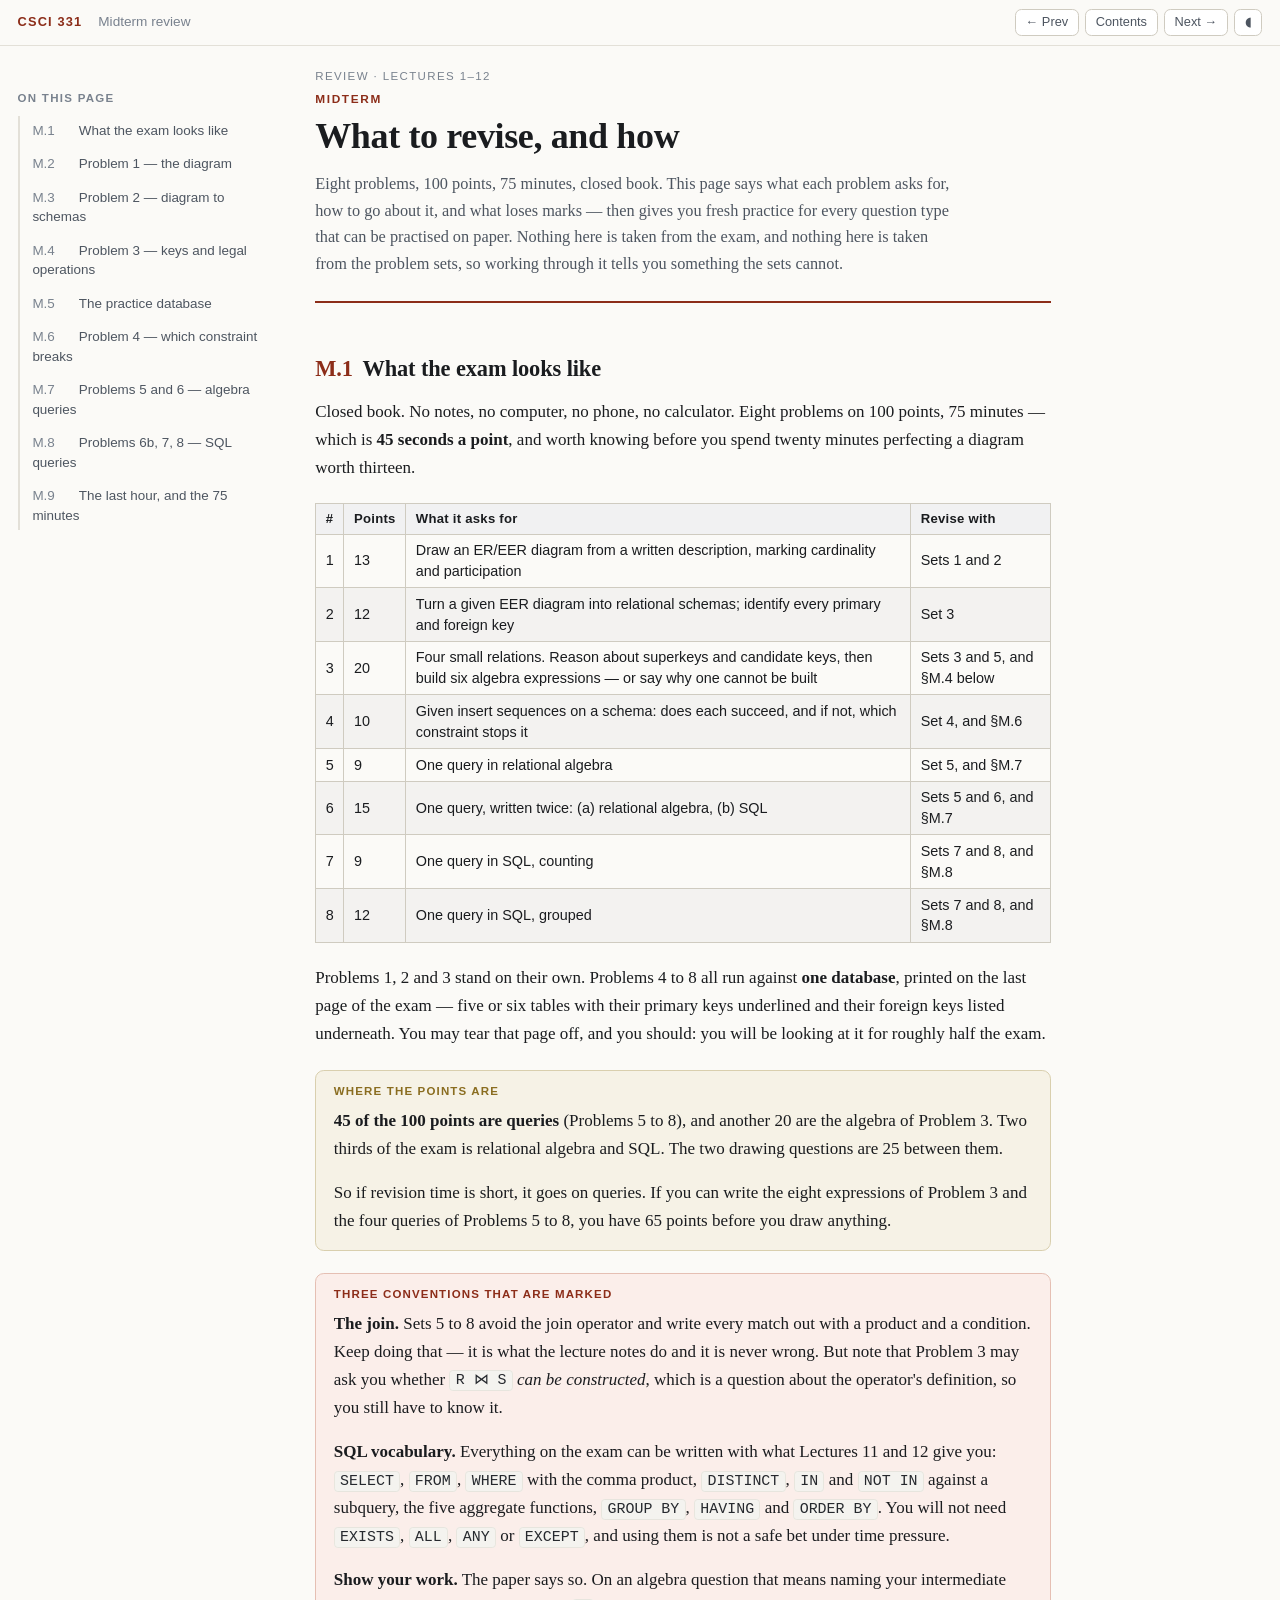
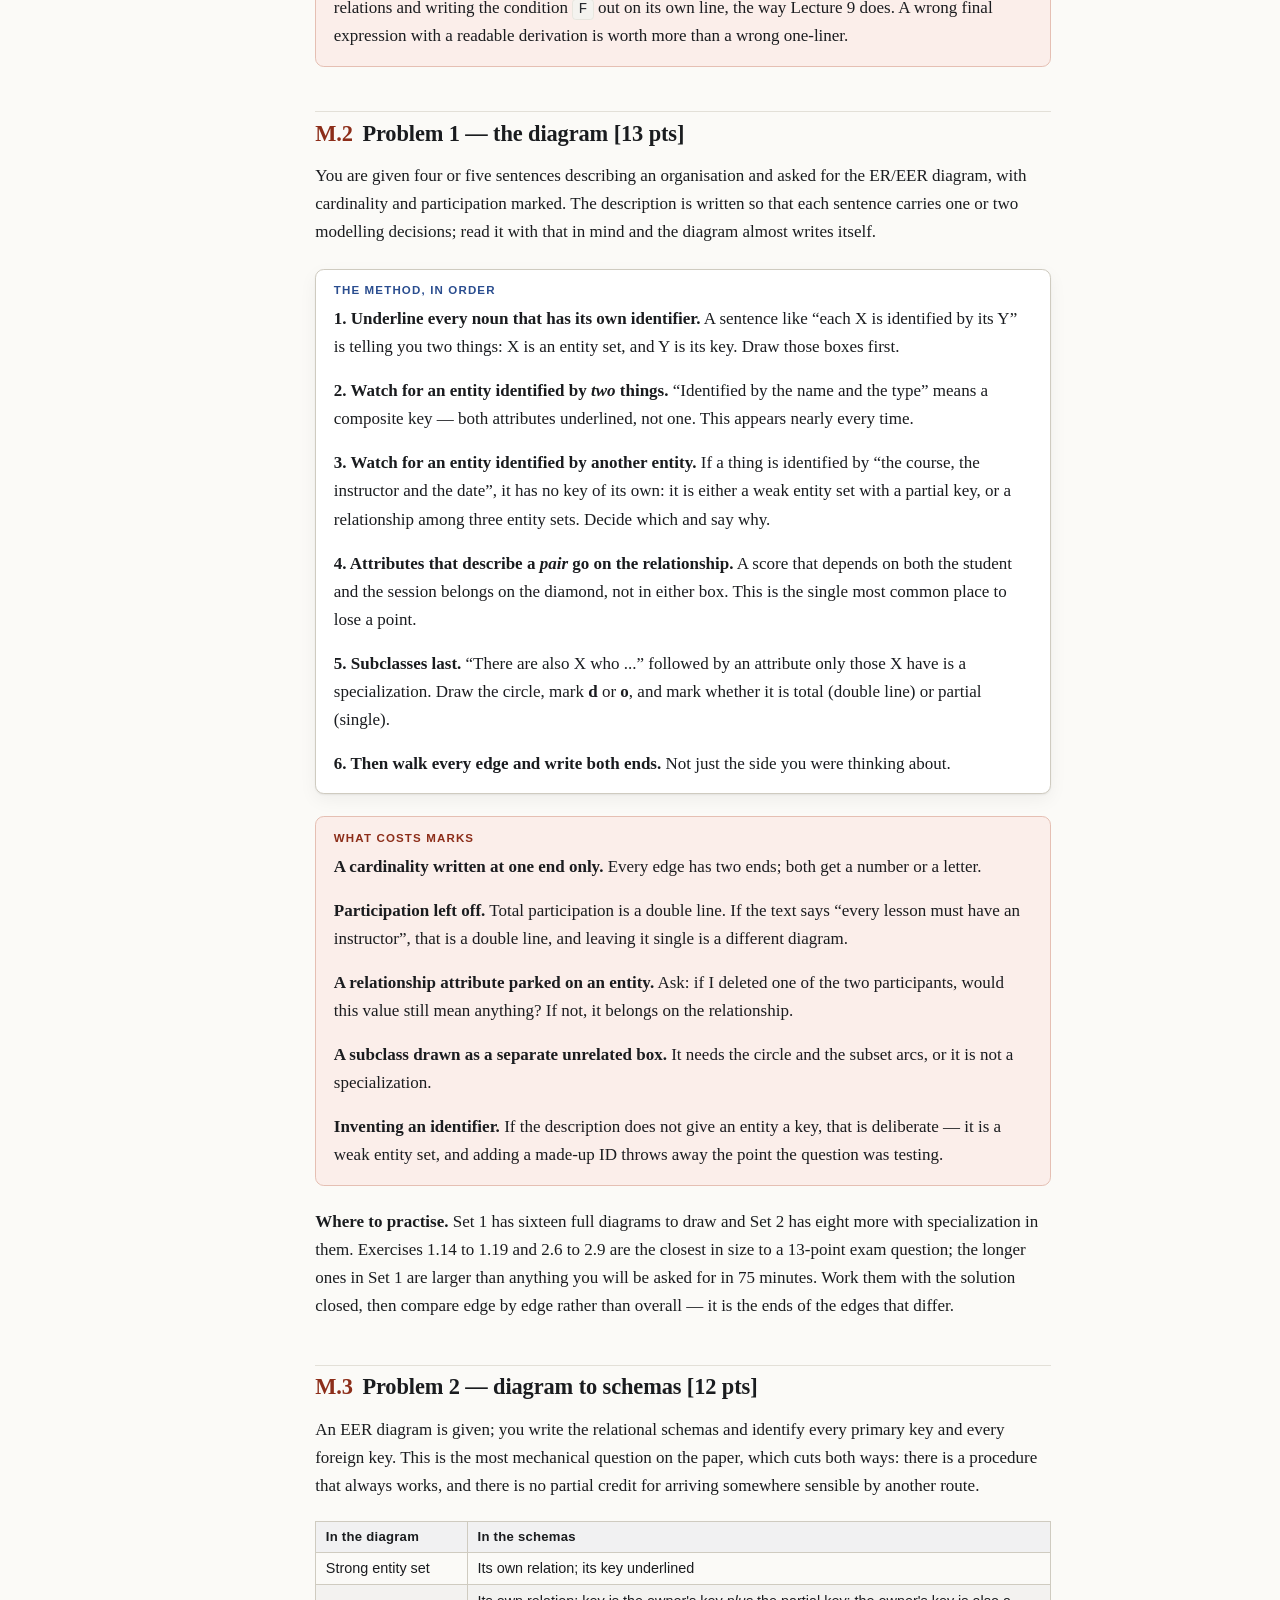
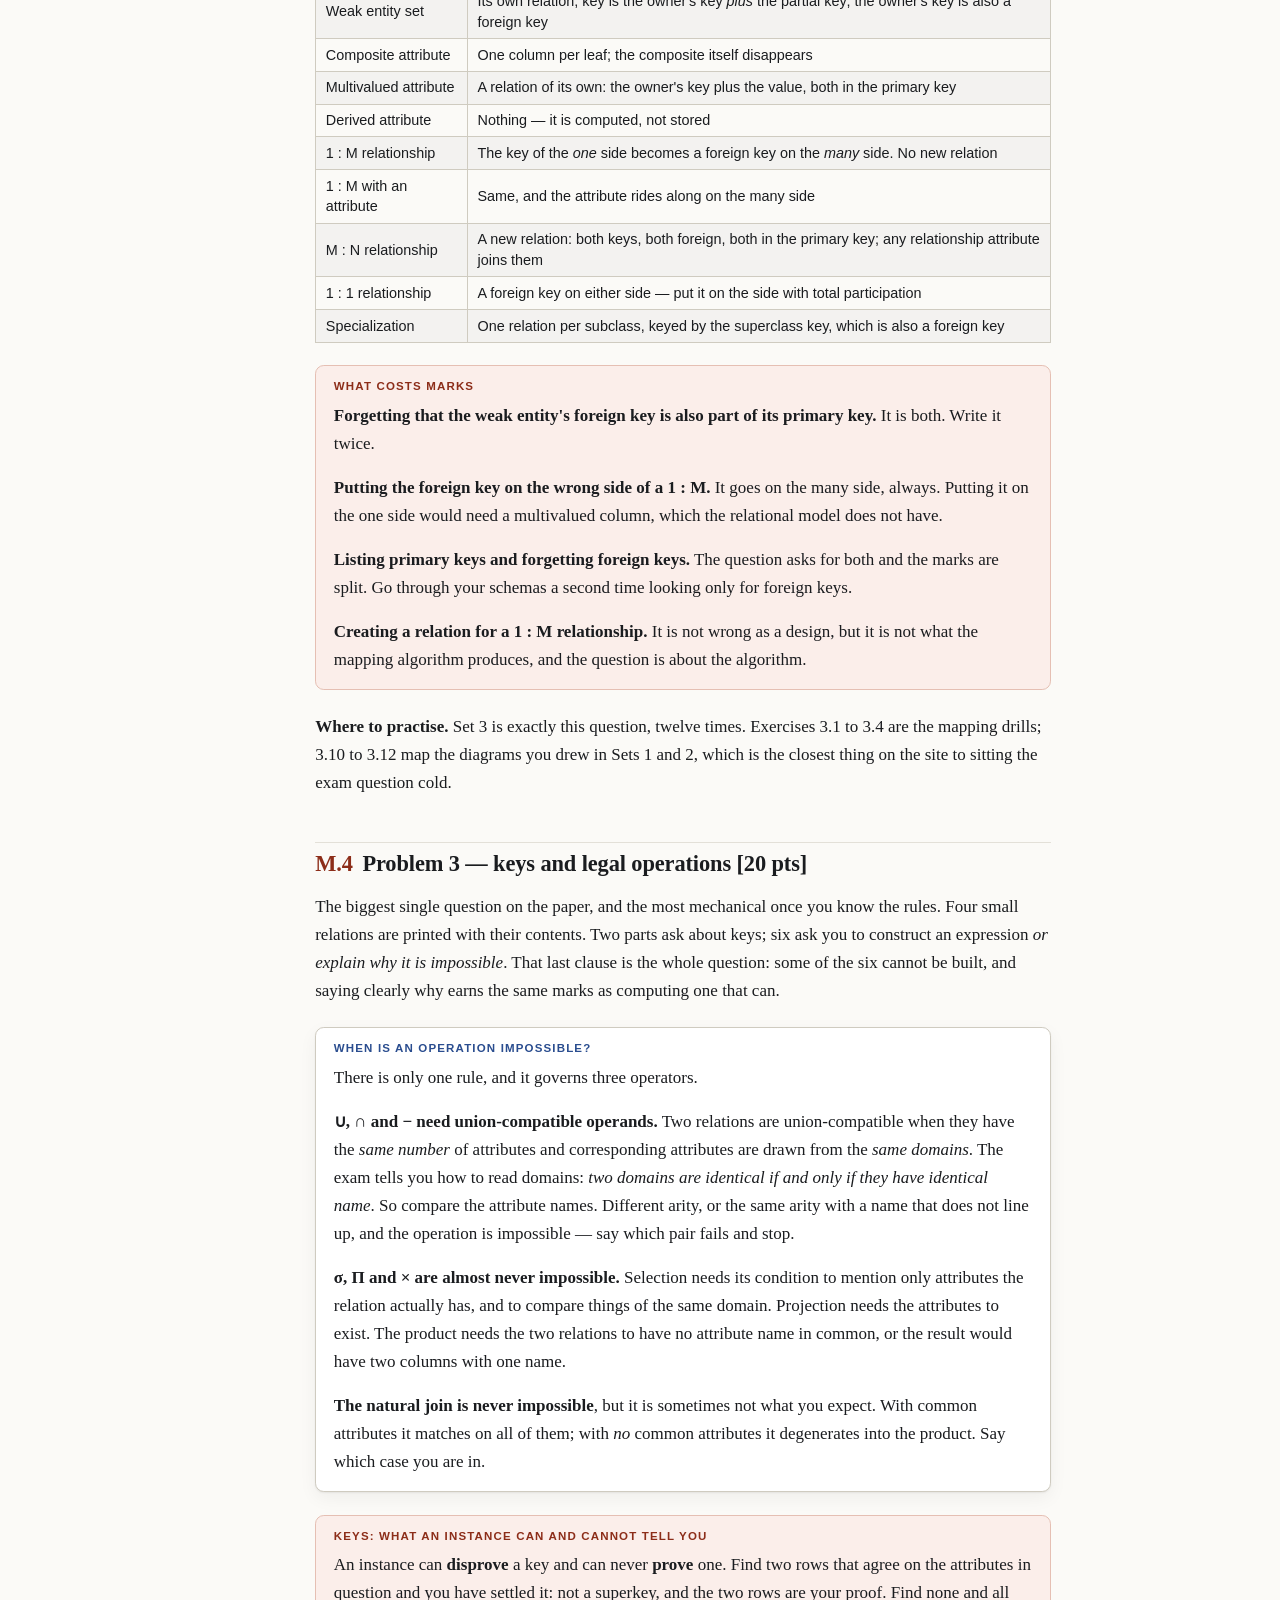
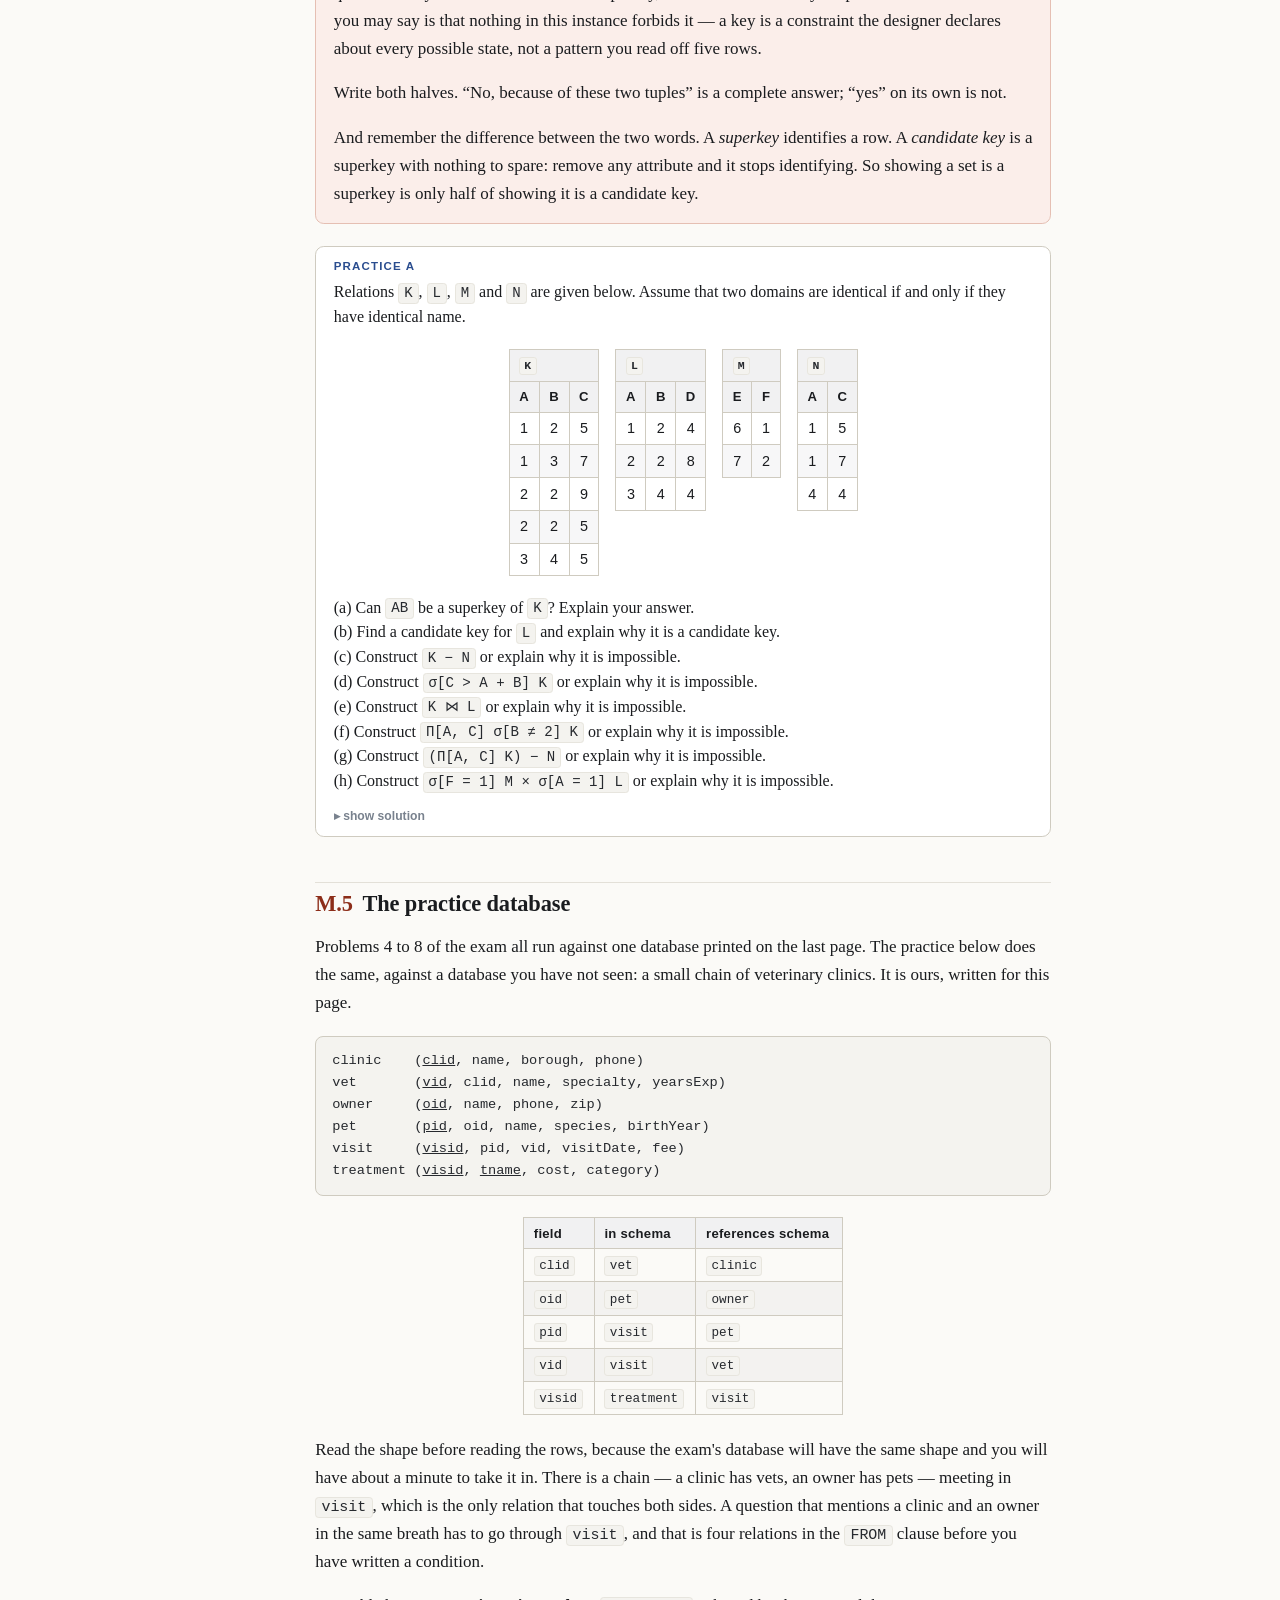
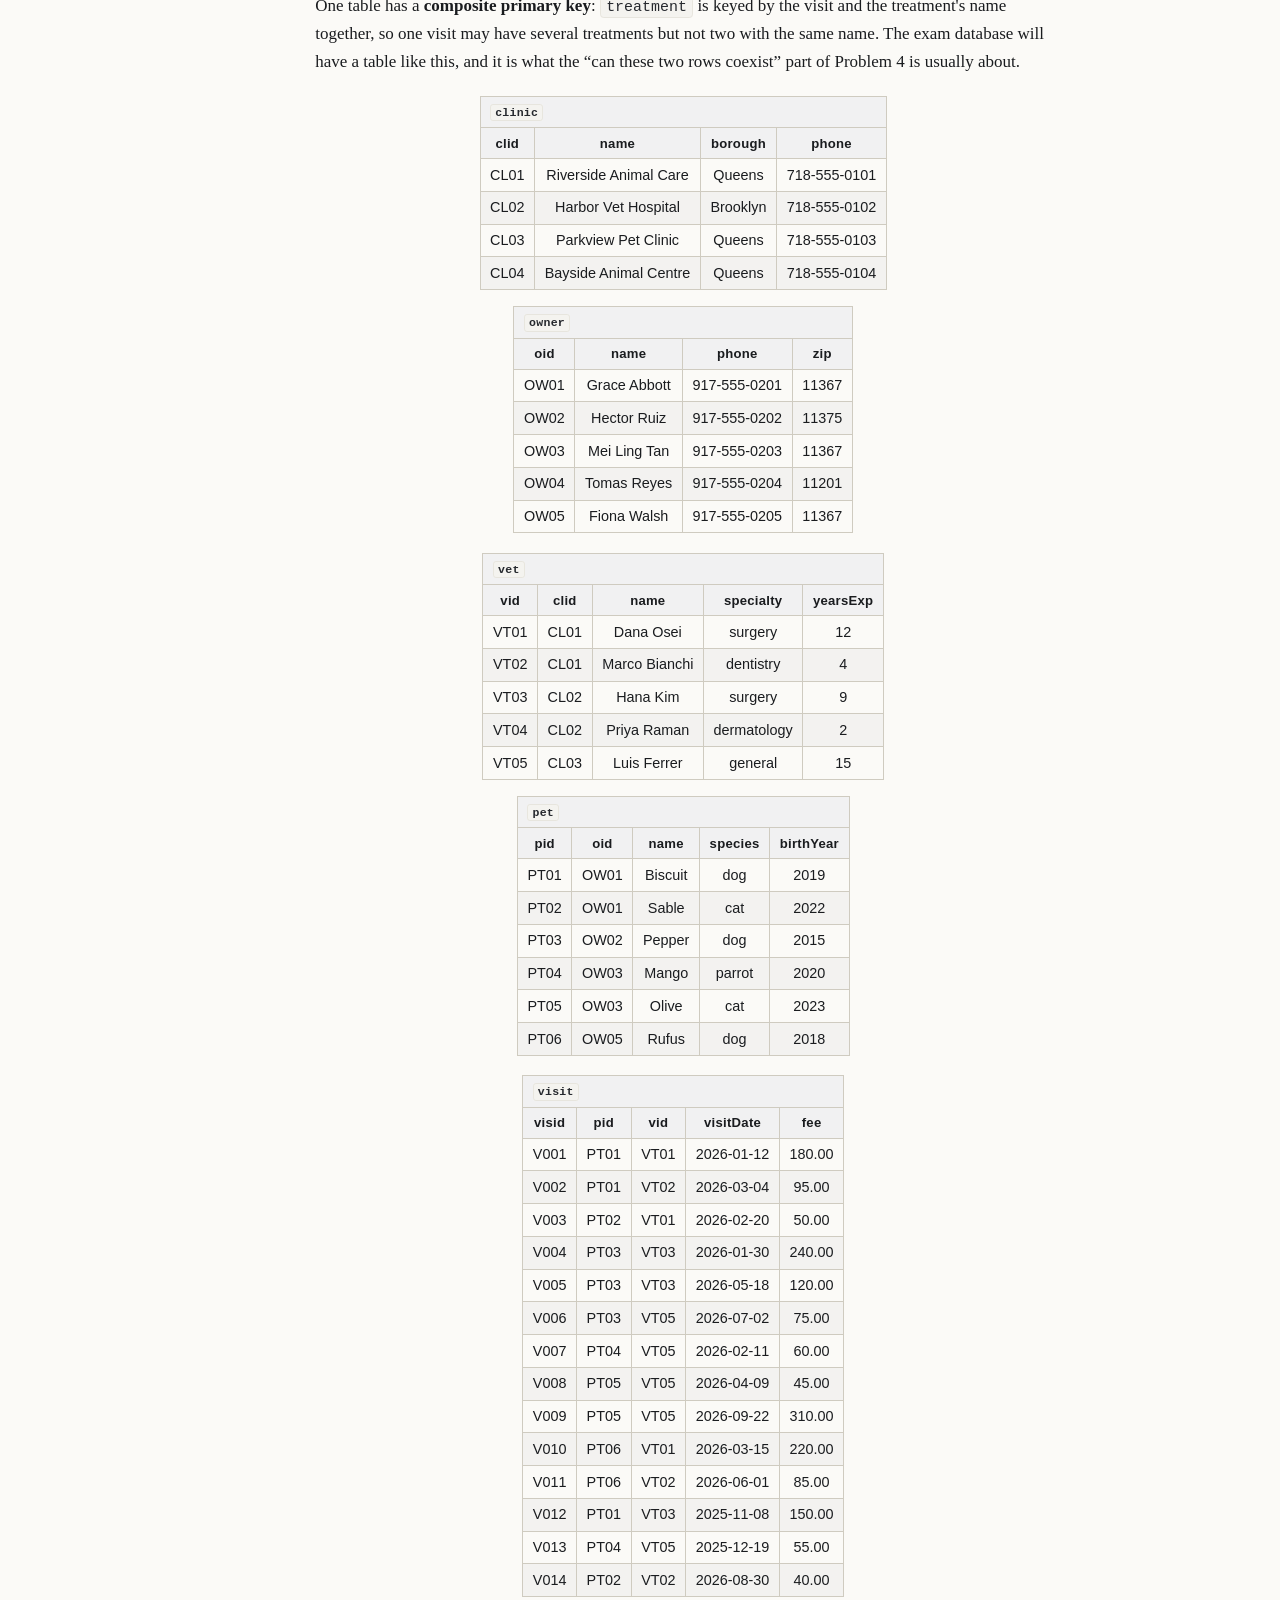
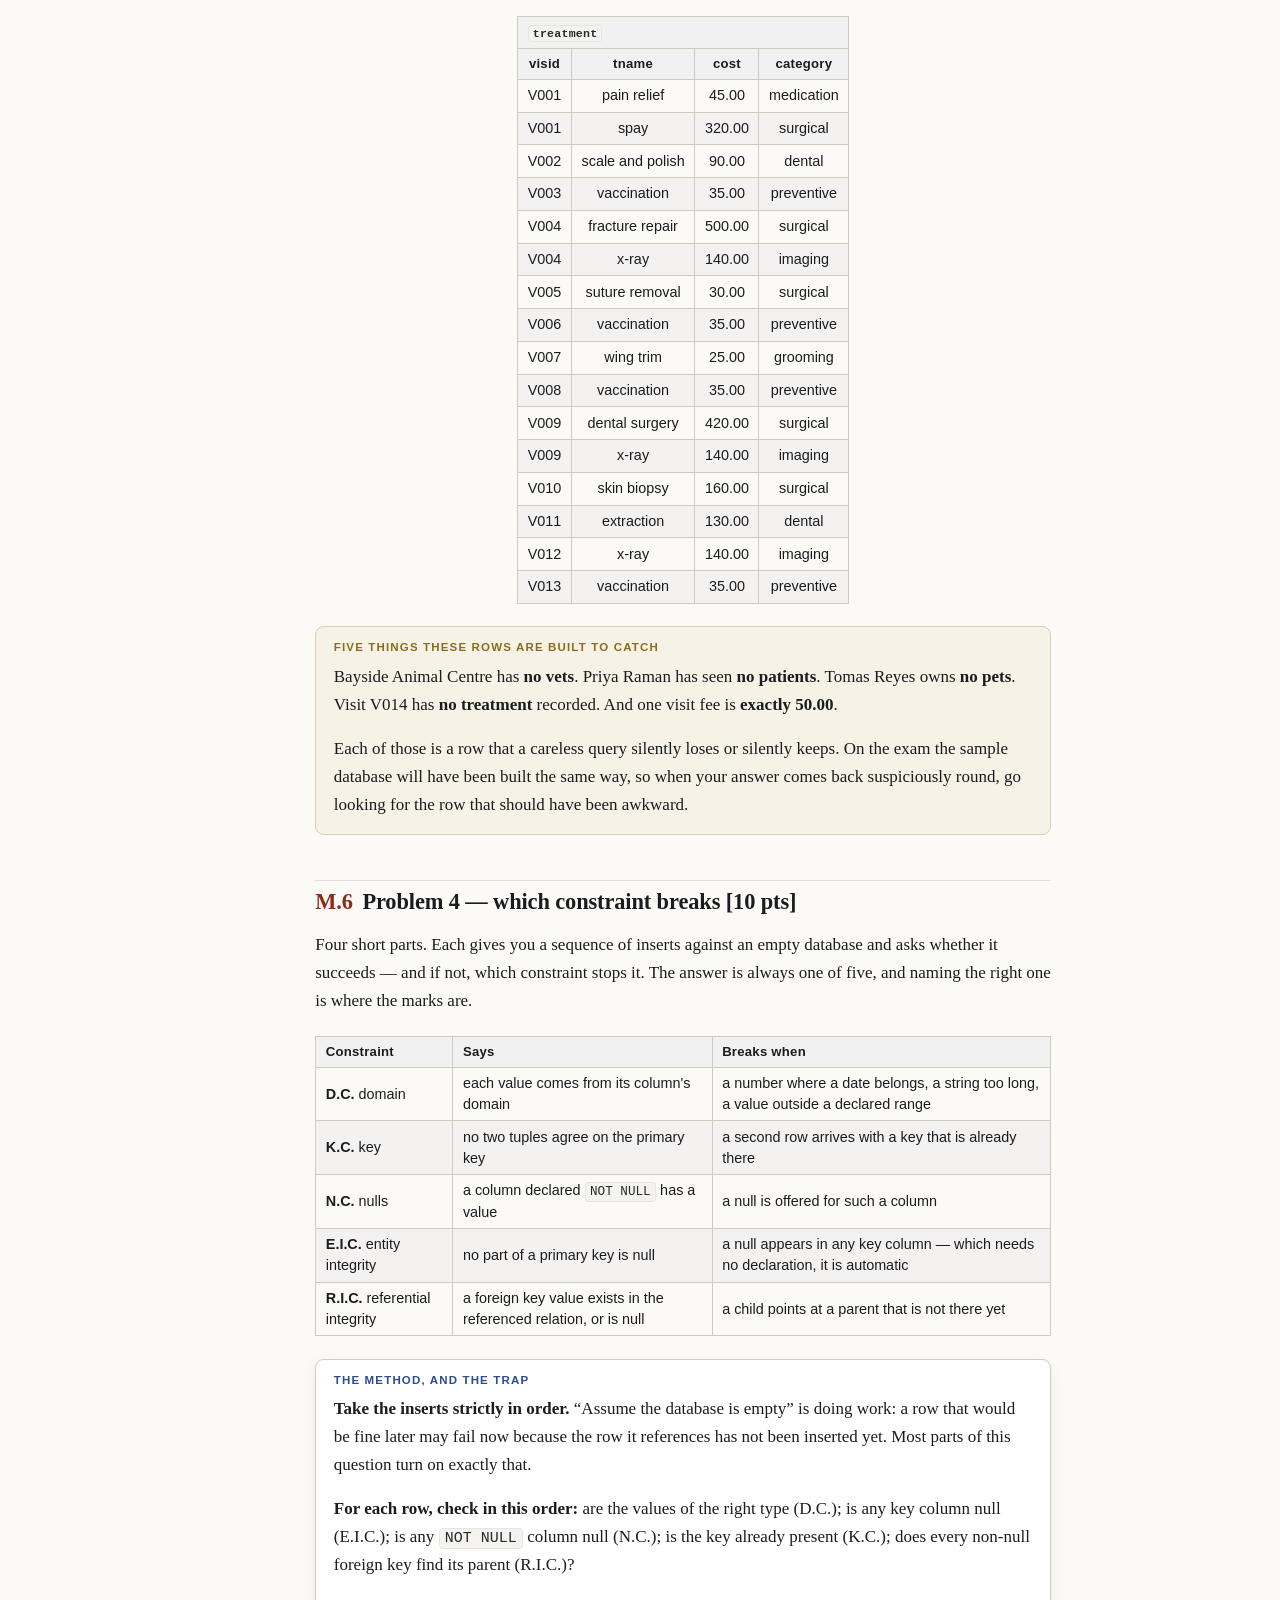
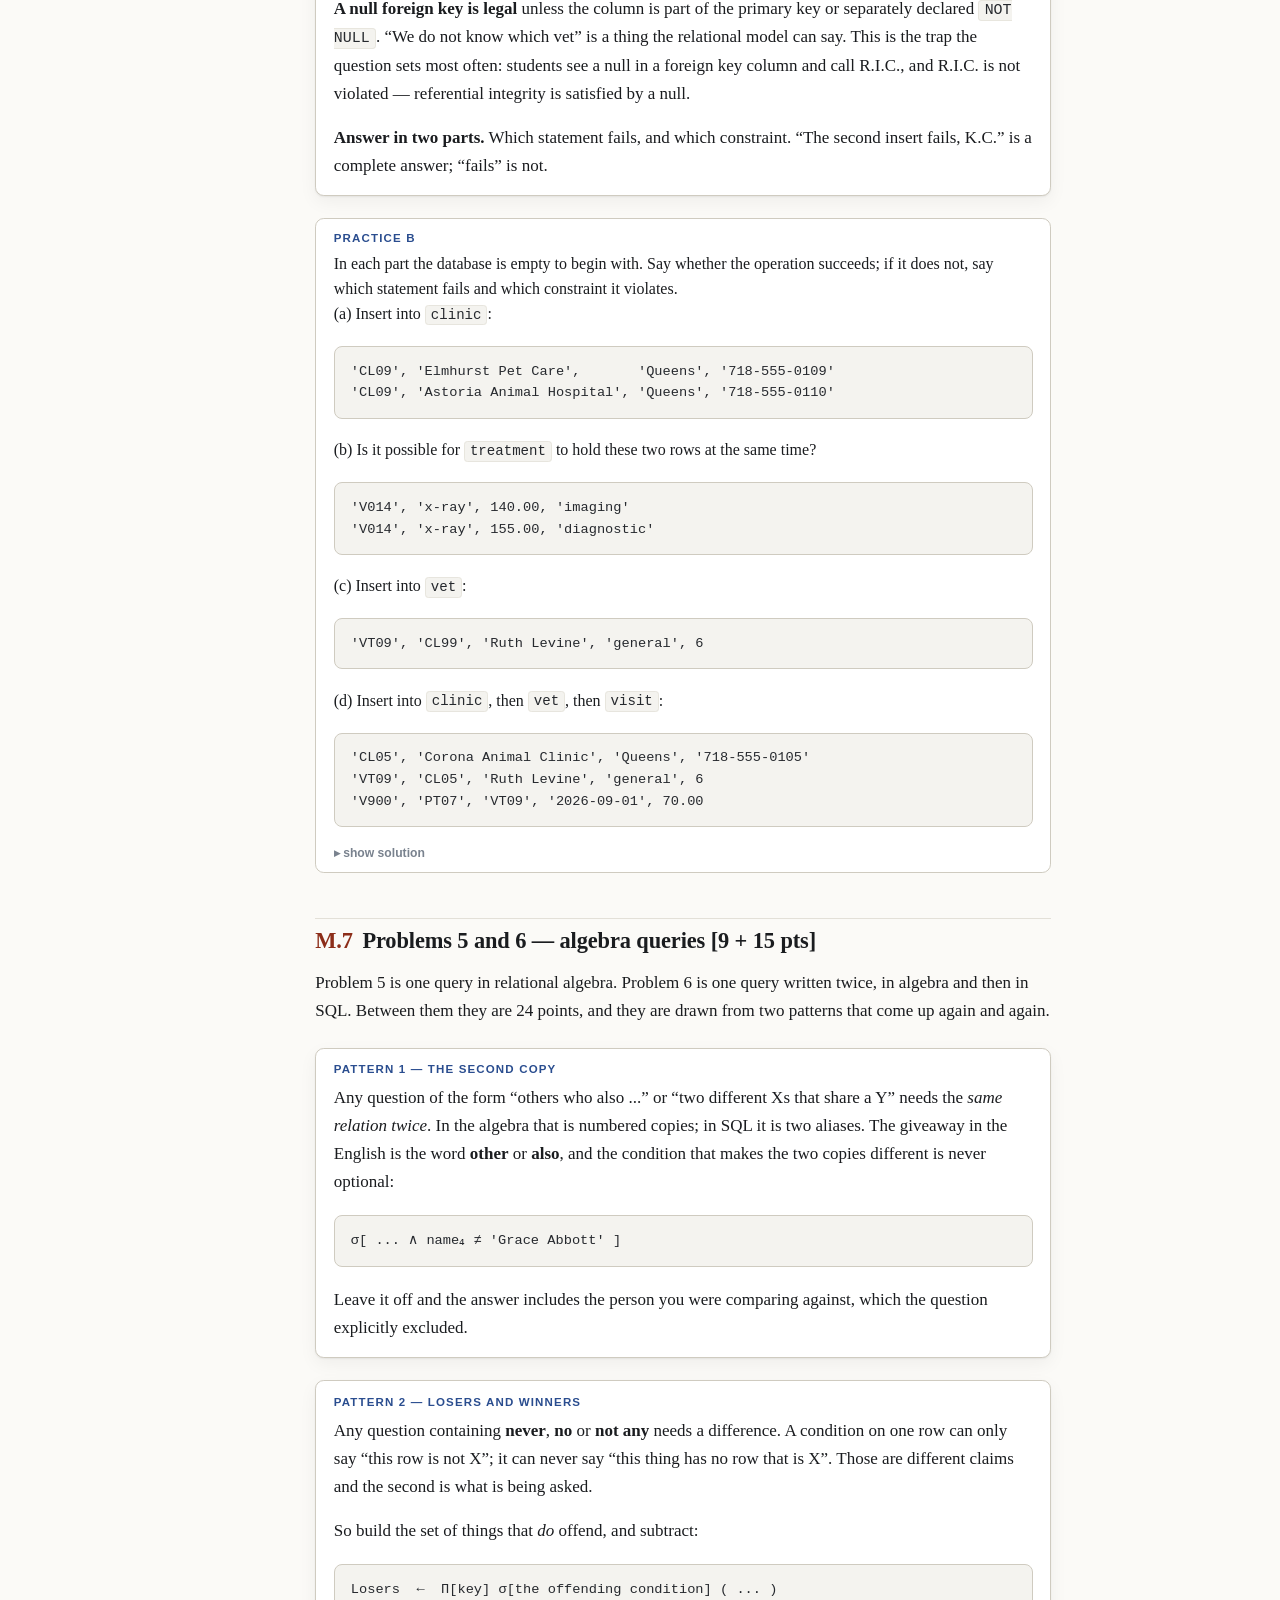
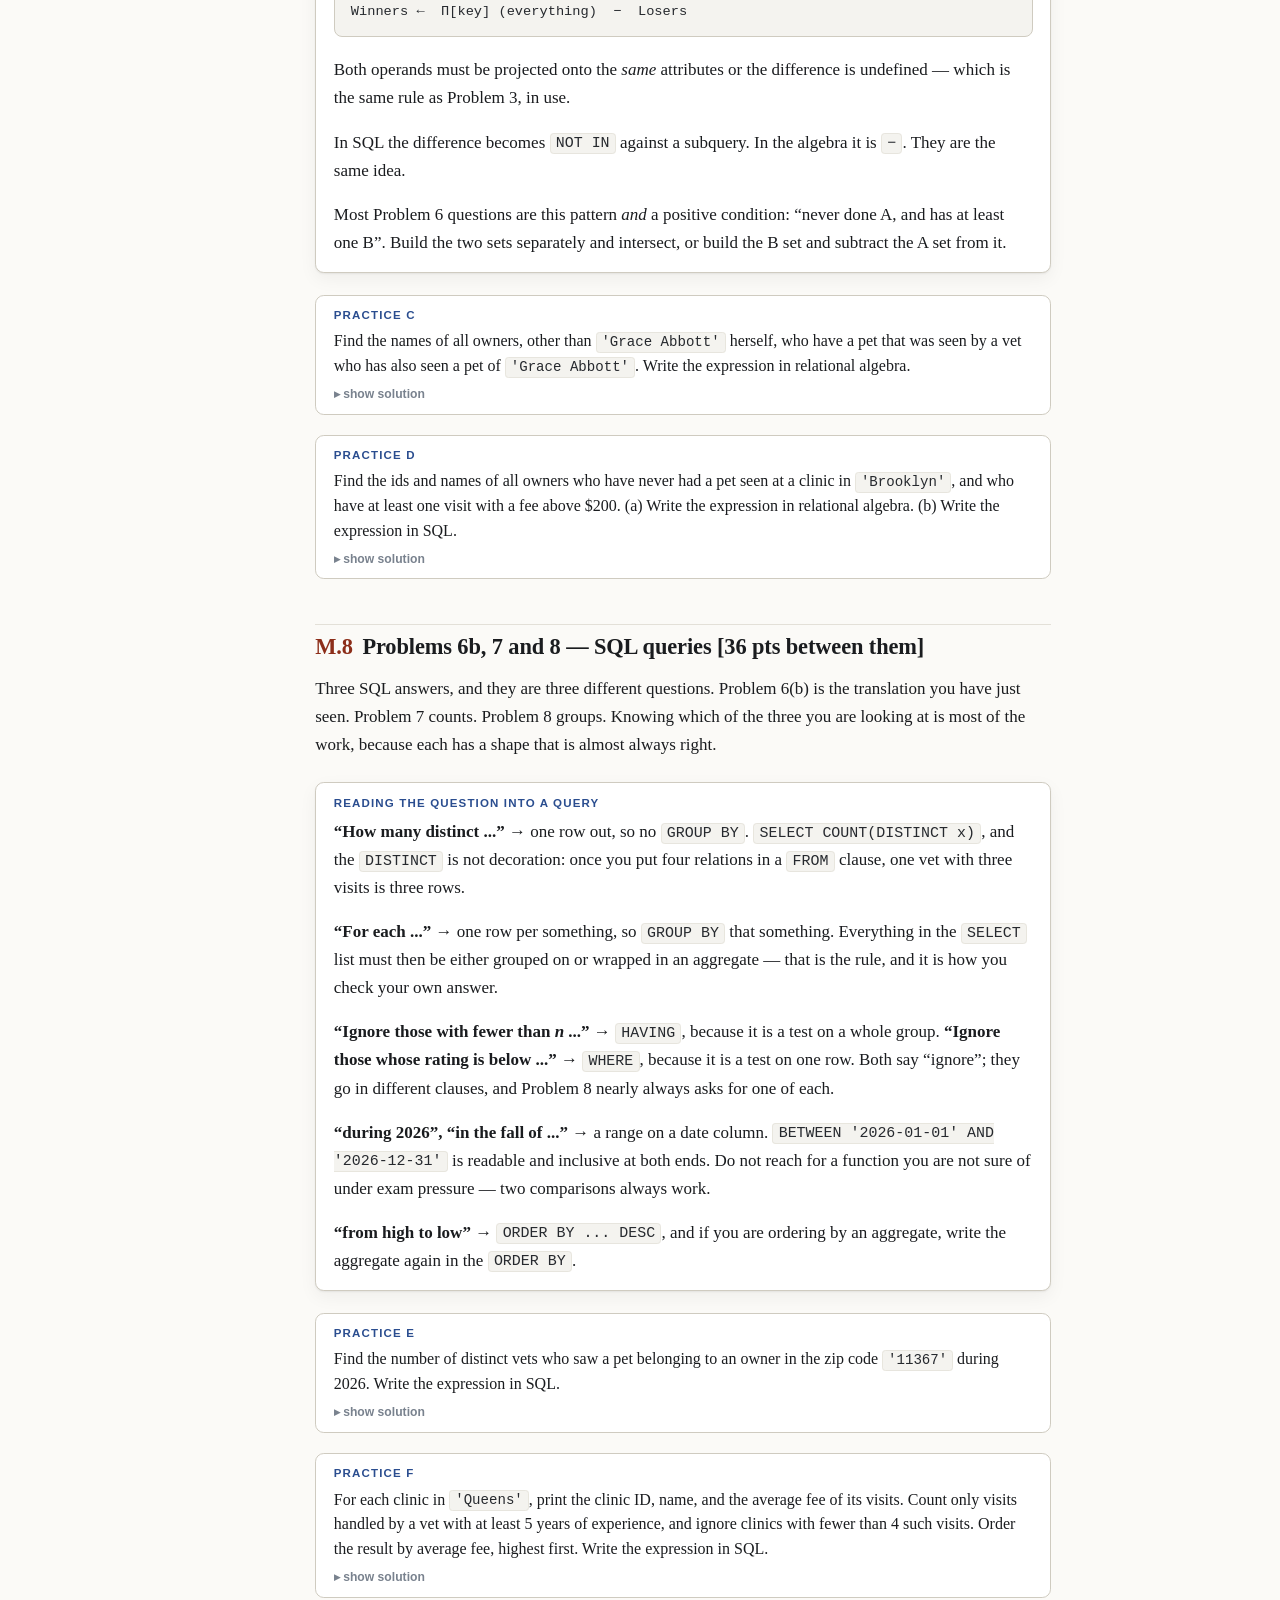
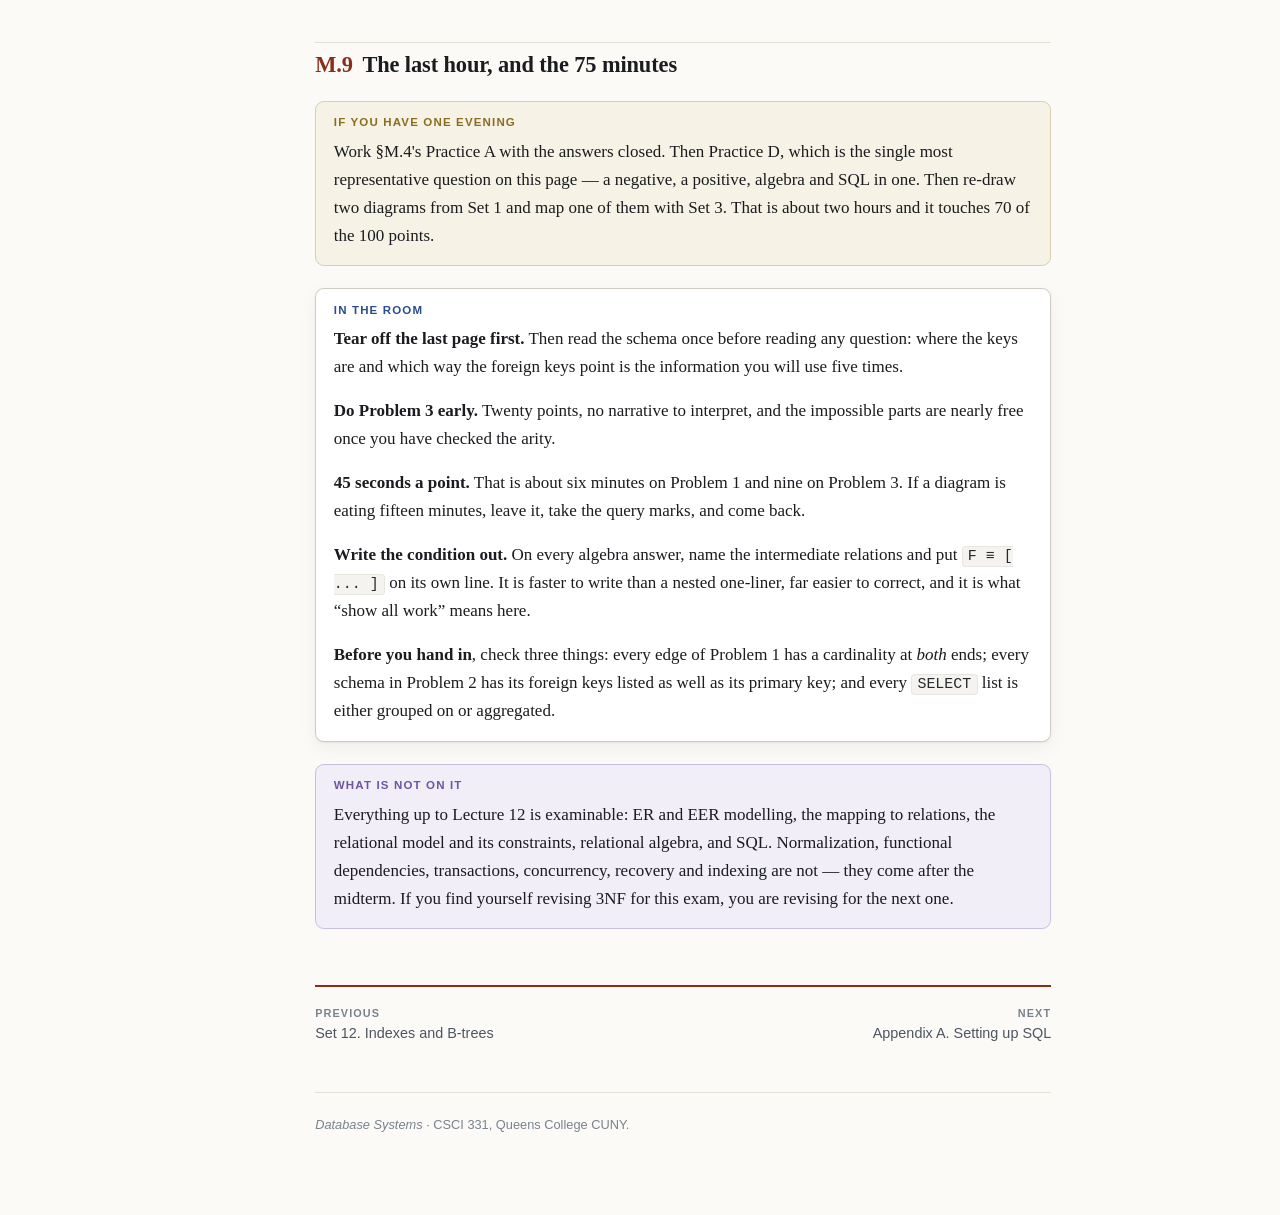
<file: ex-midterm.html>
<!DOCTYPE html>
<html lang="en">
<head>
<meta charset="utf-8">
<meta name="viewport" content="width=device-width, initial-scale=1">
<title>Midterm review</title>
<link rel="stylesheet" href="assets/style.css">
<script src="assets/notes.js" defer></script>
</head>
<body>
<header class="topbar"><div class="topbar-in">
  <a class="brand" href="index.html">CSCI 331</a>
  <span class="crumb">Midterm review</span>
  <nav class="topnav">
    <a href="ex-index.html">&larr; Prev</a>
    <a href="index.html">Contents</a>
    <a href="setup-sql.html">Next &rarr;</a>
    <button class="iconbtn" id="themebtn" type="button" title="Light / dark">&#9686;</button>
  </nav>
</div></header>
<div class="wrap">
  <aside class="toc"><p class="toc-title">On this page</p><ol>
    <li><a href="#shape"><span class="t">M.1</span>What the exam looks like</a></li>
    <li><a href="#p1"><span class="t">M.2</span>Problem 1 &mdash; the diagram</a></li>
    <li><a href="#p2"><span class="t">M.3</span>Problem 2 &mdash; diagram to schemas</a></li>
    <li><a href="#p3"><span class="t">M.4</span>Problem 3 &mdash; keys and legal operations</a></li>
    <li><a href="#db"><span class="t">M.5</span>The practice database</a></li>
    <li><a href="#p4"><span class="t">M.6</span>Problem 4 &mdash; which constraint breaks</a></li>
    <li><a href="#p56"><span class="t">M.7</span>Problems 5 and 6 &mdash; algebra queries</a></li>
    <li><a href="#p678"><span class="t">M.8</span>Problems 6b, 7, 8 &mdash; SQL queries</a></li>
    <li><a href="#last"><span class="t">M.9</span>The last hour, and the 75 minutes</a></li>
  </ol></aside>
  <main>

<div class="chhead">
  <span class="chpart">Review &middot; Lectures 1&ndash;12</span>
  <span class="chnum">Midterm</span>
  <h1>What to revise, and how</h1>
  <p class="chsum">Eight problems, 100 points, 75 minutes, closed book. This
  page says what each problem asks for, how to go about it, and what loses
  marks &mdash; then gives you fresh practice for every question type that can
  be practised on paper. Nothing here is taken from the exam, and nothing here
  is taken from the problem sets, so working through it tells you something
  the sets cannot.</p>
</div>

<h2 id="shape"><span class="secnum">M.1</span>What the exam looks like</h2>

<p>Closed book. No notes, no computer, no phone, no calculator. Eight problems
on 100 points, 75 minutes &mdash; which is <strong>45 seconds a point</strong>,
and worth knowing before you spend twenty minutes perfecting a diagram worth
thirteen.</p>

<div class="tablewrap"><table>
<thead><tr><th>#</th><th>Points</th><th>What it asks for</th><th>Revise with</th></tr></thead>
<tbody>
<tr><td>1</td><td class="nb">13</td><td>Draw an ER/EER diagram from a written description, marking cardinality and participation</td><td>Sets 1 and 2</td></tr>
<tr><td>2</td><td class="nb">12</td><td>Turn a given EER diagram into relational schemas; identify every primary and foreign key</td><td>Set 3</td></tr>
<tr><td>3</td><td class="nb">20</td><td>Four small relations. Reason about superkeys and candidate keys, then build six algebra expressions &mdash; or say why one cannot be built</td><td>Sets 3 and 5, and &sect;M.4 below</td></tr>
<tr><td>4</td><td class="nb">10</td><td>Given insert sequences on a schema: does each succeed, and if not, which constraint stops it</td><td>Set 4, and &sect;M.6</td></tr>
<tr><td>5</td><td class="nb">9</td><td>One query in relational algebra</td><td>Set 5, and &sect;M.7</td></tr>
<tr><td>6</td><td class="nb">15</td><td>One query, written twice: (a) relational algebra, (b) SQL</td><td>Sets 5 and 6, and &sect;M.7</td></tr>
<tr><td>7</td><td class="nb">9</td><td>One query in SQL, counting</td><td>Sets 7 and 8, and &sect;M.8</td></tr>
<tr><td>8</td><td class="nb">12</td><td>One query in SQL, grouped</td><td>Sets 7 and 8, and &sect;M.8</td></tr>
</tbody></table></div>

<p>Problems 1, 2 and 3 stand on their own. Problems 4 to 8 all run against
<strong>one database</strong>, printed on the last page of the exam &mdash;
five or six tables with their primary keys underlined and their foreign keys
listed underneath. You may tear that page off, and you should: you will be
looking at it for roughly half the exam.</p>

<div class="box note"><span class="bt">Where the points are</span>
<p><strong>45 of the 100 points are queries</strong> (Problems 5 to 8), and
another 20 are the algebra of Problem 3. Two thirds of the exam is relational
algebra and SQL. The two drawing questions are 25 between them.</p>
<p>So if revision time is short, it goes on queries. If you can write the eight
expressions of Problem 3 and the four queries of Problems 5 to 8, you have 65
points before you draw anything.</p></div>

<div class="box warn"><span class="bt">Three conventions that are marked</span>
<p><strong>The join.</strong> Sets 5 to 8 avoid the join operator and write
every match out with a product and a condition. Keep doing that &mdash; it is
what the lecture notes do and it is never wrong. But note that Problem 3 may
ask you whether <code>R &#8904; S</code> <em>can be constructed</em>, which is a
question about the operator's definition, so you still have to know it.</p>
<p><strong>SQL vocabulary.</strong> Everything on the exam can be written with
what Lectures 11 and 12 give you: <code>SELECT</code>, <code>FROM</code>,
<code>WHERE</code> with the comma product, <code>DISTINCT</code>,
<code>IN</code> and <code>NOT IN</code> against a subquery, the five aggregate
functions, <code>GROUP BY</code>, <code>HAVING</code> and <code>ORDER BY</code>.
You will not need <code>EXISTS</code>, <code>ALL</code>, <code>ANY</code> or
<code>EXCEPT</code>, and using them is not a safe bet under time pressure.</p>
<p><strong>Show your work.</strong> The paper says so. On an algebra question
that means naming your intermediate relations and writing the condition
<code>F</code> out on its own line, the way Lecture 9 does. A wrong final
expression with a readable derivation is worth more than a wrong one-liner.</p></div>


<h2 id="p1"><span class="secnum">M.2</span>Problem 1 &mdash; the diagram <span class="nb">[13 pts]</span></h2>

<p>You are given four or five sentences describing an organisation and asked
for the ER/EER diagram, with cardinality and participation marked. The
description is written so that each sentence carries one or two modelling
decisions; read it with that in mind and the diagram almost writes itself.</p>

<div class="box worked"><span class="bt">The method, in order</span>
<p><strong>1. Underline every noun that has its own identifier.</strong> A
sentence like &ldquo;each X is identified by its Y&rdquo; is telling you two
things: X is an entity set, and Y is its key. Draw those boxes first.</p>
<p><strong>2. Watch for an entity identified by <em>two</em> things.</strong>
&ldquo;Identified by the name and the type&rdquo; means a composite key &mdash;
both attributes underlined, not one. This appears nearly every time.</p>
<p><strong>3. Watch for an entity identified by another entity.</strong> If a
thing is identified by &ldquo;the course, the instructor and the date&rdquo;,
it has no key of its own: it is either a weak entity set with a partial key, or
a relationship among three entity sets. Decide which and say why.</p>
<p><strong>4. Attributes that describe a <em>pair</em> go on the
relationship.</strong> A score that depends on both the student and the
session belongs on the diamond, not in either box. This is the single most
common place to lose a point.</p>
<p><strong>5. Subclasses last.</strong> &ldquo;There are also X who ...&rdquo;
followed by an attribute only those X have is a specialization. Draw the
circle, mark <strong>d</strong> or <strong>o</strong>, and mark whether it is
total (double line) or partial (single).</p>
<p><strong>6. Then walk every edge and write both ends.</strong> Not just the
side you were thinking about.</p></div>

<div class="box warn"><span class="bt">What costs marks</span>
<p><strong>A cardinality written at one end only.</strong> Every edge has two
ends; both get a number or a letter.</p>
<p><strong>Participation left off.</strong> Total participation is a double
line. If the text says &ldquo;every lesson must have an instructor&rdquo;, that
is a double line, and leaving it single is a different diagram.</p>
<p><strong>A relationship attribute parked on an entity.</strong> Ask: if I
deleted one of the two participants, would this value still mean anything? If
not, it belongs on the relationship.</p>
<p><strong>A subclass drawn as a separate unrelated box.</strong> It needs the
circle and the subset arcs, or it is not a specialization.</p>
<p><strong>Inventing an identifier.</strong> If the description does not give
an entity a key, that is deliberate &mdash; it is a weak entity set, and
adding a made-up ID throws away the point the question was testing.</p></div>

<p><strong>Where to practise.</strong> Set 1 has sixteen full diagrams to draw
and Set 2 has eight more with specialization in them. Exercises 1.14 to 1.19
and 2.6 to 2.9 are the closest in size to a 13-point exam question; the longer
ones in Set 1 are larger than anything you will be asked for in 75 minutes.
Work them with the solution closed, then compare edge by edge rather than
overall &mdash; it is the ends of the edges that differ.</p>

<h2 id="p2"><span class="secnum">M.3</span>Problem 2 &mdash; diagram to schemas <span class="nb">[12 pts]</span></h2>

<p>An EER diagram is given; you write the relational schemas and identify every
primary key and every foreign key. This is the most mechanical question on the
paper, which cuts both ways: there is a procedure that always works, and there
is no partial credit for arriving somewhere sensible by another route.</p>

<div class="tablewrap"><table>
<thead><tr><th>In the diagram</th><th>In the schemas</th></tr></thead>
<tbody>
<tr><td>Strong entity set</td><td>Its own relation; its key underlined</td></tr>
<tr><td>Weak entity set</td><td>Its own relation; key is the owner's key <em>plus</em> the partial key; the owner's key is also a foreign key</td></tr>
<tr><td>Composite attribute</td><td>One column per leaf; the composite itself disappears</td></tr>
<tr><td>Multivalued attribute</td><td>A relation of its own: the owner's key plus the value, both in the primary key</td></tr>
<tr><td>Derived attribute</td><td>Nothing &mdash; it is computed, not stored</td></tr>
<tr><td>1 : M relationship</td><td>The key of the <em>one</em> side becomes a foreign key on the <em>many</em> side. No new relation</td></tr>
<tr><td>1 : M with an attribute</td><td>Same, and the attribute rides along on the many side</td></tr>
<tr><td>M : N relationship</td><td>A new relation: both keys, both foreign, both in the primary key; any relationship attribute joins them</td></tr>
<tr><td>1 : 1 relationship</td><td>A foreign key on either side &mdash; put it on the side with total participation</td></tr>
<tr><td>Specialization</td><td>One relation per subclass, keyed by the superclass key, which is also a foreign key</td></tr>
</tbody></table></div>

<div class="box warn"><span class="bt">What costs marks</span>
<p><strong>Forgetting that the weak entity's foreign key is also part of its
primary key.</strong> It is both. Write it twice.</p>
<p><strong>Putting the foreign key on the wrong side of a 1 : M.</strong> It
goes on the many side, always. Putting it on the one side would need a
multivalued column, which the relational model does not have.</p>
<p><strong>Listing primary keys and forgetting foreign keys.</strong> The
question asks for both and the marks are split. Go through your schemas a
second time looking only for foreign keys.</p>
<p><strong>Creating a relation for a 1 : M relationship.</strong> It is not
wrong as a design, but it is not what the mapping algorithm produces, and the
question is about the algorithm.</p></div>

<p><strong>Where to practise.</strong> Set 3 is exactly this question, twelve
times. Exercises 3.1 to 3.4 are the mapping drills; 3.10 to 3.12 map the
diagrams you drew in Sets 1 and 2, which is the closest thing on the site to
sitting the exam question cold.</p>


<h2 id="p3"><span class="secnum">M.4</span>Problem 3 &mdash; keys and legal operations <span class="nb">[20 pts]</span></h2>

<p>The biggest single question on the paper, and the most mechanical once you
know the rules. Four small relations are printed with their contents. Two parts
ask about keys; six ask you to construct an expression <em>or explain why it is
impossible</em>. That last clause is the whole question: some of the six cannot
be built, and saying clearly why earns the same marks as computing one that
can.</p>

<div class="box worked"><span class="bt">When is an operation impossible?</span>
<p>There is only one rule, and it governs three operators.</p>
<p><strong>&cup;, &cap; and &minus; need union-compatible operands.</strong>
Two relations are union-compatible when they have the <em>same number</em> of
attributes and corresponding attributes are drawn from the <em>same
domains</em>. The exam tells you how to read domains: <em>two domains are
identical if and only if they have identical name</em>. So compare the
attribute names. Different arity, or the same arity with a name that does not
line up, and the operation is impossible &mdash; say which pair fails and
stop.</p>
<p><strong>&sigma;, &Pi; and &times; are almost never impossible.</strong>
Selection needs its condition to mention only attributes the relation actually
has, and to compare things of the same domain. Projection needs the attributes
to exist. The product needs the two relations to have no attribute name in
common, or the result would have two columns with one name.</p>
<p><strong>The natural join is never impossible</strong>, but it is sometimes
not what you expect. With common attributes it matches on all of them; with
<em>no</em> common attributes it degenerates into the product. Say which case
you are in.</p></div>

<div class="box warn"><span class="bt">Keys: what an instance can and cannot tell you</span>
<p>An instance can <strong>disprove</strong> a key and can never
<strong>prove</strong> one. Find two rows that agree on the attributes in
question and you have settled it: not a superkey, and the two rows are your
proof. Find none and all you may say is that nothing in this instance forbids
it &mdash; a key is a constraint the designer declares about every possible
state, not a pattern you read off five rows.</p>
<p>Write both halves. &ldquo;No, because of these two tuples&rdquo; is a
complete answer; &ldquo;yes&rdquo; on its own is not.</p>
<p>And remember the difference between the two words. A <em>superkey</em>
identifies a row. A <em>candidate key</em> is a superkey with nothing to
spare: remove any attribute and it stops identifying. So showing a set is a
superkey is only half of showing it is a candidate key.</p></div>

<details class="prob"><summary data-label="Practice A">Relations <code>K</code>,
<code>L</code>, <code>M</code> and <code>N</code> are given below. Assume that
two domains are identical if and only if they have identical name.
<div class="ttrow">
<div class="tablewrap"><table class="ttab">
<thead><tr><th colspan="3"><code>K</code></th></tr>
<tr><th style="text-align:center">A</th><th style="text-align:center">B</th><th style="text-align:center">C</th></tr></thead>
<tbody>
<tr><td>1</td><td>2</td><td>5</td></tr>
<tr><td>1</td><td>3</td><td>7</td></tr>
<tr><td>2</td><td>2</td><td>9</td></tr>
<tr><td>2</td><td>2</td><td>5</td></tr>
<tr><td>3</td><td>4</td><td>5</td></tr>
</tbody></table></div>
<div class="tablewrap"><table class="ttab">
<thead><tr><th colspan="3"><code>L</code></th></tr>
<tr><th style="text-align:center">A</th><th style="text-align:center">B</th><th style="text-align:center">D</th></tr></thead>
<tbody>
<tr><td>1</td><td>2</td><td>4</td></tr>
<tr><td>2</td><td>2</td><td>8</td></tr>
<tr><td>3</td><td>4</td><td>4</td></tr>
</tbody></table></div>
<div class="tablewrap"><table class="ttab">
<thead><tr><th colspan="2"><code>M</code></th></tr>
<tr><th style="text-align:center">E</th><th style="text-align:center">F</th></tr></thead>
<tbody>
<tr><td>6</td><td>1</td></tr>
<tr><td>7</td><td>2</td></tr>
</tbody></table></div>
<div class="tablewrap"><table class="ttab">
<thead><tr><th colspan="2"><code>N</code></th></tr>
<tr><th style="text-align:center">A</th><th style="text-align:center">C</th></tr></thead>
<tbody>
<tr><td>1</td><td>5</td></tr>
<tr><td>1</td><td>7</td></tr>
<tr><td>4</td><td>4</td></tr>
</tbody></table></div>
</div>
<p>(a) Can <code>AB</code> be a superkey of <code>K</code>? Explain your answer.<br>
(b) Find a candidate key for <code>L</code> and explain why it is a candidate key.<br>
(c) Construct <code>K &minus; N</code> or explain why it is impossible.<br>
(d) Construct <code>&sigma;[C &gt; A + B] K</code> or explain why it is impossible.<br>
(e) Construct <code>K &#8904; L</code> or explain why it is impossible.<br>
(f) Construct <code>&Pi;[A, C] &sigma;[B &ne; 2] K</code> or explain why it is impossible.<br>
(g) Construct <code>(&Pi;[A, C] K) &minus; N</code> or explain why it is impossible.<br>
(h) Construct <code>&sigma;[F = 1] M &times; &sigma;[A = 1] L</code> or explain why it is impossible.</p>
</summary>
<div class="sol">
<p><strong>(a) No.</strong> The second and third rows of the table &mdash;
<code>(2, 2, 9)</code> and <code>(2, 2, 5)</code> &mdash; agree on both
<code>A</code> and <code>B</code> and are still different tuples. A superkey
must determine the whole row, so two rows sharing its value settle the
question.</p>
<p><strong>(b) <code>A</code>.</strong> Its three values are 1, 2 and 3, all
distinct, so no two tuples of <code>L</code> agree on <code>A</code> and it is a
superkey. It is a candidate key because it is a single attribute: the only
proper subset is the empty set, which cannot distinguish three tuples. (Strictly
this shows only that the instance does not refuse <code>A</code> as a key;
no instance can establish one.)</p>
<p><em>Not</em> <code>B</code> &mdash; it has 2 twice &mdash; and not
<code>D</code>, which has 4 twice.</p>

<p><strong>(c) Impossible.</strong> <code>K</code> has three attributes and
<code>N</code> has two, so they are not union-compatible and the difference is
undefined. Arity is the first thing to check, before you look at any name.</p>

<p><strong>(d) Possible.</strong> Keep the rows where <code>C</code> exceeds
<code>A + B</code>:</p>
<div class="ttrow"><div class="tablewrap"><table class="ttab">
<thead><tr><th colspan="3">&sigma;[C &gt; A + B] K</th></tr>
<tr><th style="text-align:center">A</th><th style="text-align:center">B</th><th style="text-align:center">C</th></tr></thead>
<tbody>
<tr><td>1</td><td>2</td><td>5</td></tr>
<tr><td>1</td><td>3</td><td>7</td></tr>
<tr><td>2</td><td>2</td><td>9</td></tr>
<tr><td>2</td><td>2</td><td>5</td></tr>
</tbody></table></div></div>
<p>Only <code>(3, 4, 5)</code> fails, since 5 is not greater than 7. A
selection condition may do arithmetic on attributes; it does not have to
compare an attribute with a constant.</p>

<p><strong>(e) Possible.</strong> <code>K</code> and <code>L</code> share
<code>A</code> and <code>B</code>, so the natural join matches on both and the
result has <code>A, B, C, D</code> &mdash; the shared columns appear once.</p>
<div class="ttrow"><div class="tablewrap"><table class="ttab">
<thead><tr><th colspan="4">K &#8904; L</th></tr>
<tr><th style="text-align:center">A</th><th style="text-align:center">B</th><th style="text-align:center">C</th><th style="text-align:center">D</th></tr></thead>
<tbody>
<tr><td>1</td><td>2</td><td>5</td><td>4</td></tr>
<tr><td>2</td><td>2</td><td>9</td><td>8</td></tr>
<tr><td>2</td><td>2</td><td>5</td><td>8</td></tr>
<tr><td>3</td><td>4</td><td>5</td><td>4</td></tr>
</tbody></table></div></div>
<p><code>(1, 3, 7)</code> of <code>K</code> matches nothing, because
<code>L</code> has no row with <code>A</code> = 1 and <code>B</code> = 3, and a
join keeps only what matches. Written without the join operator, this is
<code>&Pi;[A&#8321;, B&#8321;, C&#8321;, D&#8322;] &sigma;[A&#8321; = A&#8322;
&and; B&#8321; = B&#8322;] (K&#8321; &times; L&#8322;)</code> &mdash; the form
Sets 5 to 8 use throughout.</p>

<p><strong>(f) Possible.</strong> Select first, then project:</p>
<div class="ttrow"><div class="tablewrap"><table class="ttab">
<thead><tr><th colspan="2">&Pi;[A, C] &sigma;[B &ne; 2] K</th></tr>
<tr><th style="text-align:center">A</th><th style="text-align:center">C</th></tr></thead>
<tbody>
<tr><td>1</td><td>7</td></tr>
<tr><td>3</td><td>5</td></tr>
</tbody></table></div></div>
<p>Two of the five rows survive the selection, and projecting them onto
<code>A</code> and <code>C</code> happens to produce no duplicates here. Had it
produced any, the projection would have removed them &mdash; the algebra
returns a set.</p>

<p><strong>(g) Possible.</strong> <code>&Pi;[A, C] K</code> has attributes
<code>A, C</code>, and so does <code>N</code>, so this time the difference is
defined. <code>&Pi;[A, C] K</code> is
<code>{(1,5), (1,7), (2,9), (2,5), (3,5)}</code>; removing the tuples that are
also in <code>N</code> leaves:</p>
<div class="ttrow"><div class="tablewrap"><table class="ttab">
<thead><tr><th colspan="2">(&Pi;[A, C] K) &minus; N</th></tr>
<tr><th style="text-align:center">A</th><th style="text-align:center">C</th></tr></thead>
<tbody>
<tr><td>2</td><td>9</td></tr>
<tr><td>2</td><td>5</td></tr>
<tr><td>3</td><td>5</td></tr>
</tbody></table></div></div>
<p>Note that <code>(4, 4)</code> of <code>N</code> plays no part. A difference
removes; it never adds, so nothing in the right operand can appear in the
answer. Compare with (c): the same operator, and the only thing that changed is
that a projection made the operands compatible first. That is usually the point
of a projection in these questions.</p>

<p><strong>(h) Possible.</strong> <code>M</code> has <code>E, F</code> and
<code>L</code> has <code>A, B, D</code> &mdash; no name in common, so the
product is defined. Select on each side first, then multiply:
<code>&sigma;[F = 1] M</code> is <code>{(6, 1)}</code> and
<code>&sigma;[A = 1] L</code> is <code>{(1, 2, 4)}</code>, so the product is one
row of five columns.</p>
<div class="ttrow"><div class="tablewrap"><table class="ttab">
<thead><tr><th colspan="5">&sigma;[F = 1] M &times; &sigma;[A = 1] L</th></tr>
<tr><th style="text-align:center">E</th><th style="text-align:center">F</th><th style="text-align:center">A</th><th style="text-align:center">B</th><th style="text-align:center">D</th></tr></thead>
<tbody>
<tr><td>6</td><td>1</td><td>1</td><td>2</td><td>4</td></tr>
</tbody></table></div></div>
<p>The product of an <em>m</em>-row and an <em>n</em>-row relation has
<em>mn</em> rows, so 1 &times; 1 = 1. Had you forgotten the selections, it would
have been 2 &times; 3 = 6.</p>

<div class="box note"><span class="bt">The marking, part by part</span>
<p>Six constructions and two key questions on 20 points is roughly 2&frac12;
points each. An impossible one takes fifteen seconds once you have checked the
arity; a product takes as long as it takes to write the rows out. Do them in
the order they are cheapest, not in the order they are printed.</p></div>
</div></details>


<h2 id="db"><span class="secnum">M.5</span>The practice database</h2>

<p>Problems 4 to 8 of the exam all run against one database printed on the last
page. The practice below does the same, against a database you have not seen:
a small chain of veterinary clinics. It is ours, written for this page.</p>

<pre>clinic    (<u>clid</u>, name, borough, phone)
vet       (<u>vid</u>, clid, name, specialty, yearsExp)
owner     (<u>oid</u>, name, phone, zip)
pet       (<u>pid</u>, oid, name, species, birthYear)
visit     (<u>visid</u>, pid, vid, visitDate, fee)
treatment (<u>visid</u>, <u>tname</u>, cost, category)</pre>

<div class="tablewrap"><table>
<thead><tr><th>field</th><th>in schema</th><th>references schema</th></tr></thead>
<tbody>
<tr><td><code>clid</code></td><td><code>vet</code></td><td><code>clinic</code></td></tr>
<tr><td><code>oid</code></td><td><code>pet</code></td><td><code>owner</code></td></tr>
<tr><td><code>pid</code></td><td><code>visit</code></td><td><code>pet</code></td></tr>
<tr><td><code>vid</code></td><td><code>visit</code></td><td><code>vet</code></td></tr>
<tr><td><code>visid</code></td><td><code>treatment</code></td><td><code>visit</code></td></tr>
</tbody></table></div>

<p>Read the shape before reading the rows, because the exam's database will
have the same shape and you will have about a minute to take it in. There is a
chain &mdash; a clinic has vets, an owner has pets &mdash; meeting in
<code>visit</code>, which is the only relation that touches both sides. A
question that mentions a clinic and an owner in the same breath has to go
through <code>visit</code>, and that is four relations in the
<code>FROM</code> clause before you have written a condition.</p>

<p>One table has a <strong>composite primary key</strong>:
<code>treatment</code> is keyed by the visit and the treatment's name together,
so one visit may have several treatments but not two with the same name. The
exam database will have a table like this, and it is what the &ldquo;can these
two rows coexist&rdquo; part of Problem 4 is usually about.</p>

<div class="ttrow">
<div class="tablewrap"><table class="ttab">
<thead><tr><th colspan="4"><code>clinic</code></th></tr>
<tr><th style="text-align:center">clid</th><th style="text-align:center">name</th><th style="text-align:center">borough</th><th style="text-align:center">phone</th></tr></thead>
<tbody>
<tr><td>CL01</td><td>Riverside Animal Care</td><td>Queens</td><td>718-555-0101</td></tr>
<tr><td>CL02</td><td>Harbor Vet Hospital</td><td>Brooklyn</td><td>718-555-0102</td></tr>
<tr><td>CL03</td><td>Parkview Pet Clinic</td><td>Queens</td><td>718-555-0103</td></tr>
<tr><td>CL04</td><td>Bayside Animal Centre</td><td>Queens</td><td>718-555-0104</td></tr>
</tbody></table></div>
<div class="tablewrap"><table class="ttab">
<thead><tr><th colspan="4"><code>owner</code></th></tr>
<tr><th style="text-align:center">oid</th><th style="text-align:center">name</th><th style="text-align:center">phone</th><th style="text-align:center">zip</th></tr></thead>
<tbody>
<tr><td>OW01</td><td>Grace Abbott</td><td>917-555-0201</td><td>11367</td></tr>
<tr><td>OW02</td><td>Hector Ruiz</td><td>917-555-0202</td><td>11375</td></tr>
<tr><td>OW03</td><td>Mei Ling Tan</td><td>917-555-0203</td><td>11367</td></tr>
<tr><td>OW04</td><td>Tomas Reyes</td><td>917-555-0204</td><td>11201</td></tr>
<tr><td>OW05</td><td>Fiona Walsh</td><td>917-555-0205</td><td>11367</td></tr>
</tbody></table></div>
</div>

<div class="ttrow">
<div class="tablewrap"><table class="ttab">
<thead><tr><th colspan="5"><code>vet</code></th></tr>
<tr><th style="text-align:center">vid</th><th style="text-align:center">clid</th><th style="text-align:center">name</th><th style="text-align:center">specialty</th><th style="text-align:center">yearsExp</th></tr></thead>
<tbody>
<tr><td>VT01</td><td>CL01</td><td>Dana Osei</td><td>surgery</td><td>12</td></tr>
<tr><td>VT02</td><td>CL01</td><td>Marco Bianchi</td><td>dentistry</td><td>4</td></tr>
<tr><td>VT03</td><td>CL02</td><td>Hana Kim</td><td>surgery</td><td>9</td></tr>
<tr><td>VT04</td><td>CL02</td><td>Priya Raman</td><td>dermatology</td><td>2</td></tr>
<tr><td>VT05</td><td>CL03</td><td>Luis Ferrer</td><td>general</td><td>15</td></tr>
</tbody></table></div>
<div class="tablewrap"><table class="ttab">
<thead><tr><th colspan="5"><code>pet</code></th></tr>
<tr><th style="text-align:center">pid</th><th style="text-align:center">oid</th><th style="text-align:center">name</th><th style="text-align:center">species</th><th style="text-align:center">birthYear</th></tr></thead>
<tbody>
<tr><td>PT01</td><td>OW01</td><td>Biscuit</td><td>dog</td><td>2019</td></tr>
<tr><td>PT02</td><td>OW01</td><td>Sable</td><td>cat</td><td>2022</td></tr>
<tr><td>PT03</td><td>OW02</td><td>Pepper</td><td>dog</td><td>2015</td></tr>
<tr><td>PT04</td><td>OW03</td><td>Mango</td><td>parrot</td><td>2020</td></tr>
<tr><td>PT05</td><td>OW03</td><td>Olive</td><td>cat</td><td>2023</td></tr>
<tr><td>PT06</td><td>OW05</td><td>Rufus</td><td>dog</td><td>2018</td></tr>
</tbody></table></div>
</div>

<div class="ttrow">
<div class="tablewrap"><table class="ttab">
<thead><tr><th colspan="5"><code>visit</code></th></tr>
<tr><th style="text-align:center">visid</th><th style="text-align:center">pid</th><th style="text-align:center">vid</th><th style="text-align:center">visitDate</th><th style="text-align:center">fee</th></tr></thead>
<tbody>
<tr><td>V001</td><td>PT01</td><td>VT01</td><td>2026-01-12</td><td>180.00</td></tr>
<tr><td>V002</td><td>PT01</td><td>VT02</td><td>2026-03-04</td><td>95.00</td></tr>
<tr><td>V003</td><td>PT02</td><td>VT01</td><td>2026-02-20</td><td>50.00</td></tr>
<tr><td>V004</td><td>PT03</td><td>VT03</td><td>2026-01-30</td><td>240.00</td></tr>
<tr><td>V005</td><td>PT03</td><td>VT03</td><td>2026-05-18</td><td>120.00</td></tr>
<tr><td>V006</td><td>PT03</td><td>VT05</td><td>2026-07-02</td><td>75.00</td></tr>
<tr><td>V007</td><td>PT04</td><td>VT05</td><td>2026-02-11</td><td>60.00</td></tr>
<tr><td>V008</td><td>PT05</td><td>VT05</td><td>2026-04-09</td><td>45.00</td></tr>
<tr><td>V009</td><td>PT05</td><td>VT05</td><td>2026-09-22</td><td>310.00</td></tr>
<tr><td>V010</td><td>PT06</td><td>VT01</td><td>2026-03-15</td><td>220.00</td></tr>
<tr><td>V011</td><td>PT06</td><td>VT02</td><td>2026-06-01</td><td>85.00</td></tr>
<tr><td>V012</td><td>PT01</td><td>VT03</td><td>2025-11-08</td><td>150.00</td></tr>
<tr><td>V013</td><td>PT04</td><td>VT05</td><td>2025-12-19</td><td>55.00</td></tr>
<tr><td>V014</td><td>PT02</td><td>VT02</td><td>2026-08-30</td><td>40.00</td></tr>
</tbody></table></div>
</div>

<div class="ttrow">
<div class="tablewrap"><table class="ttab">
<thead><tr><th colspan="4"><code>treatment</code></th></tr>
<tr><th style="text-align:center">visid</th><th style="text-align:center">tname</th><th style="text-align:center">cost</th><th style="text-align:center">category</th></tr></thead>
<tbody>
<tr><td>V001</td><td>pain relief</td><td>45.00</td><td>medication</td></tr>
<tr><td>V001</td><td>spay</td><td>320.00</td><td>surgical</td></tr>
<tr><td>V002</td><td>scale and polish</td><td>90.00</td><td>dental</td></tr>
<tr><td>V003</td><td>vaccination</td><td>35.00</td><td>preventive</td></tr>
<tr><td>V004</td><td>fracture repair</td><td>500.00</td><td>surgical</td></tr>
<tr><td>V004</td><td>x-ray</td><td>140.00</td><td>imaging</td></tr>
<tr><td>V005</td><td>suture removal</td><td>30.00</td><td>surgical</td></tr>
<tr><td>V006</td><td>vaccination</td><td>35.00</td><td>preventive</td></tr>
<tr><td>V007</td><td>wing trim</td><td>25.00</td><td>grooming</td></tr>
<tr><td>V008</td><td>vaccination</td><td>35.00</td><td>preventive</td></tr>
<tr><td>V009</td><td>dental surgery</td><td>420.00</td><td>surgical</td></tr>
<tr><td>V009</td><td>x-ray</td><td>140.00</td><td>imaging</td></tr>
<tr><td>V010</td><td>skin biopsy</td><td>160.00</td><td>surgical</td></tr>
<tr><td>V011</td><td>extraction</td><td>130.00</td><td>dental</td></tr>
<tr><td>V012</td><td>x-ray</td><td>140.00</td><td>imaging</td></tr>
<tr><td>V013</td><td>vaccination</td><td>35.00</td><td>preventive</td></tr>
</tbody></table></div>
</div>


<div class="box note"><span class="bt">Five things these rows are built to catch</span>
<p>Bayside Animal Centre has <strong>no vets</strong>. Priya Raman has seen
<strong>no patients</strong>. Tomas Reyes owns <strong>no pets</strong>. Visit
V014 has <strong>no treatment</strong> recorded. And one visit fee is
<strong>exactly 50.00</strong>.</p>
<p>Each of those is a row that a careless query silently loses or silently
keeps. On the exam the sample database will have been built the same way, so
when your answer comes back suspiciously round, go looking for the row that
should have been awkward.</p></div>

<h2 id="p4"><span class="secnum">M.6</span>Problem 4 &mdash; which constraint breaks <span class="nb">[10 pts]</span></h2>

<p>Four short parts. Each gives you a sequence of inserts against an empty
database and asks whether it succeeds &mdash; and if not, which constraint
stops it. The answer is always one of five, and naming the right one is where
the marks are.</p>

<div class="tablewrap"><table>
<thead><tr><th>Constraint</th><th>Says</th><th>Breaks when</th></tr></thead>
<tbody>
<tr><td><strong>D.C.</strong> domain</td><td>each value comes from its column's domain</td><td>a number where a date belongs, a string too long, a value outside a declared range</td></tr>
<tr><td><strong>K.C.</strong> key</td><td>no two tuples agree on the primary key</td><td>a second row arrives with a key that is already there</td></tr>
<tr><td><strong>N.C.</strong> nulls</td><td>a column declared <code>NOT NULL</code> has a value</td><td>a null is offered for such a column</td></tr>
<tr><td><strong>E.I.C.</strong> entity integrity</td><td>no part of a primary key is null</td><td>a null appears in any key column &mdash; which needs no declaration, it is automatic</td></tr>
<tr><td><strong>R.I.C.</strong> referential integrity</td><td>a foreign key value exists in the referenced relation, or is null</td><td>a child points at a parent that is not there yet</td></tr>
</tbody></table></div>

<div class="box worked"><span class="bt">The method, and the trap</span>
<p><strong>Take the inserts strictly in order.</strong> &ldquo;Assume the
database is empty&rdquo; is doing work: a row that would be fine later may fail
now because the row it references has not been inserted yet. Most parts of this
question turn on exactly that.</p>
<p><strong>For each row, check in this order:</strong> are the values of the
right type (D.C.); is any key column null (E.I.C.); is any <code>NOT NULL</code>
column null (N.C.); is the key already present (K.C.); does every non-null
foreign key find its parent (R.I.C.)?</p>
<p><strong>A null foreign key is legal</strong> unless the column is part of
the primary key or separately declared <code>NOT NULL</code>. &ldquo;We do not
know which vet&rdquo; is a thing the relational model can say. This is the trap
the question sets most often: students see a null in a foreign key column and
call R.I.C., and R.I.C. is not violated &mdash; referential integrity is
satisfied by a null.</p>
<p><strong>Answer in two parts.</strong> Which statement fails, and which
constraint. &ldquo;The second insert fails, K.C.&rdquo; is a complete answer;
&ldquo;fails&rdquo; is not.</p></div>

<details class="prob"><summary data-label="Practice B">In each part the database
is empty to begin with. Say whether the operation succeeds; if it does not, say
which statement fails and which constraint it violates.
<p>(a) Insert into <code>clinic</code>:</p>
<pre>'CL09', 'Elmhurst Pet Care',       'Queens', '718-555-0109'
'CL09', 'Astoria Animal Hospital', 'Queens', '718-555-0110'</pre>
<p>(b) Is it possible for <code>treatment</code> to hold these two rows at the
same time?</p>
<pre>'V014', 'x-ray', 140.00, 'imaging'
'V014', 'x-ray', 155.00, 'diagnostic'</pre>
<p>(c) Insert into <code>vet</code>:</p>
<pre>'VT09', 'CL99', 'Ruth Levine', 'general', 6</pre>
<p>(d) Insert into <code>clinic</code>, then <code>vet</code>, then
<code>visit</code>:</p>
<pre>'CL05', 'Corona Animal Clinic', 'Queens', '718-555-0105'
'VT09', 'CL05', 'Ruth Levine', 'general', 6
'V900', 'PT07', 'VT09', '2026-09-01', 70.00</pre>
</summary>
<div class="sol">
<p><strong>(a) Fails on the second row &mdash; K.C.</strong>
<code>clid</code> is the primary key of <code>clinic</code> and
<code>'CL09'</code> is already there. The first insert succeeds; only the second
is refused, which is why the question says <em>which</em> statement fails.</p>
<pre class="asm">ERROR 1062 (23000): Duplicate entry 'CL09' for key 'PRIMARY'</pre>
<p>Notice that the two rows disagree on everything except the key. That is not
a defence: the key constraint is about the key alone.</p>

<p><strong>(b) No &mdash; K.C.</strong> <code>treatment</code> is keyed by the
pair <code>(visid, tname)</code>, and both rows offer
<code>('V014', 'x-ray')</code>. The differing cost and category are irrelevant
for the same reason as in (a).</p>
<pre class="asm">ERROR 1062 (23000): Duplicate entry 'V014-x-ray' for key 'PRIMARY'</pre>
<p><strong>Change one of them and it is fine.</strong>
<code>('V014', 'x-ray', ...)</code> and <code>('V009', 'x-ray', ...)</code>
coexist happily &mdash; and in fact the database already holds an
<code>x-ray</code> on three different visits. A composite key constrains the
combination, not either column.</p>

<p><strong>(c) Fails &mdash; R.I.C.</strong> <code>clid</code> in
<code>vet</code> is a foreign key into <code>clinic</code>, and there is no
clinic <code>'CL99'</code> &mdash; the database is empty.</p>
<pre class="asm">ERROR 1452 (23000): Cannot add or update a child row: a foreign key
constraint fails (`vetclinic`.`vet`, CONSTRAINT `vet_ibfk_1`
FOREIGN KEY (`clid`) REFERENCES `clinic` (`clid`))</pre>
<p><strong>Had the row been <code>'VT09', NULL, 'Ruth Levine', ...</code> it
would have succeeded.</strong> A null foreign key violates nothing:
<code>clid</code> is not part of <code>vet</code>'s primary key, so entity
integrity does not apply, and referential integrity explicitly permits a null.
It would mean &ldquo;this vet is not attached to a clinic&rdquo;, which the
schema allows.</p>

<p><strong>(d) Fails on the third statement &mdash; R.I.C.</strong> The clinic
goes in; the vet goes in, because <code>'CL05'</code> now exists; the visit is
refused because <code>pid</code> is a foreign key into <code>pet</code> and
there is no pet <code>'PT07'</code>.</p>
<p>This is the shape the exam uses most: a chain of inserts where the first two
are fine and the third points at something nobody created. Work down the
sequence and check each foreign key against what exists <em>at that
moment</em>, not against the full database you can see printed on the last
page.</p>
<p>The fix is not to reorder these three &mdash; no order helps, because the
pet is simply absent. Insert an owner and then a pet first, and the visit goes
in.</p>
</div></details>


<h2 id="p56"><span class="secnum">M.7</span>Problems 5 and 6 &mdash; algebra queries <span class="nb">[9 + 15 pts]</span></h2>

<p>Problem 5 is one query in relational algebra. Problem 6 is one query written
twice, in algebra and then in SQL. Between them they are 24 points, and they
are drawn from two patterns that come up again and again.</p>

<div class="box worked"><span class="bt">Pattern 1 &mdash; the second copy</span>
<p>Any question of the form &ldquo;others who also ...&rdquo; or &ldquo;two
different Xs that share a Y&rdquo; needs the <em>same relation twice</em>. In
the algebra that is numbered copies; in SQL it is two aliases. The giveaway in
the English is the word <strong>other</strong> or <strong>also</strong>, and
the condition that makes the two copies different is never optional:</p>
<pre>&sigma;[ ... &and; name&#8324; &ne; 'Grace Abbott' ]</pre>
<p>Leave it off and the answer includes the person you were comparing against,
which the question explicitly excluded.</p></div>

<div class="box worked"><span class="bt">Pattern 2 &mdash; losers and winners</span>
<p>Any question containing <strong>never</strong>, <strong>no</strong> or
<strong>not any</strong> needs a difference. A condition on one row can only
say &ldquo;this row is not X&rdquo;; it can never say &ldquo;this thing has no
row that is X&rdquo;. Those are different claims and the second is what is
being asked.</p>
<p>So build the set of things that <em>do</em> offend, and subtract:</p>
<pre>Losers  &larr;  &Pi;[key] &sigma;[the offending condition] ( ... )
Winners &larr;  &Pi;[key] (everything)  &minus;  Losers</pre>
<p>Both operands must be projected onto the <em>same</em> attributes or the
difference is undefined &mdash; which is the same rule as Problem 3, in use.</p>
<p>In SQL the difference becomes <code>NOT IN</code> against a subquery. In the
algebra it is <code>&minus;</code>. They are the same idea.</p>
<p>Most Problem 6 questions are this pattern <em>and</em> a positive condition:
&ldquo;never done A, and has at least one B&rdquo;. Build the two sets
separately and intersect, or build the B set and subtract the A set from it.</p></div>

<details class="prob"><summary data-label="Practice C">Find the names of all
owners, other than <code>'Grace Abbott'</code> herself, who have a pet that was
seen by a vet who has also seen a pet of <code>'Grace Abbott'</code>. Write the
expression in relational algebra.</summary>
<div class="sol">
<pre>HerVets &larr;  &Pi;[vid&#8323;] &sigma;[F&#8321;] ( owner&#8321; &times; pet&#8322; &times; visit&#8323; )

   F&#8321; &equiv; [ name&#8321; = 'Grace Abbott' &and; oid&#8321; = oid&#8322; &and; pid&#8322; = pid&#8323; ]

Result  &larr;  &Pi;[name&#8324;] &sigma;[F&#8322;] ( HerVets&#8321; &times; visit&#8322; &times; pet&#8323; &times; owner&#8324; )

   F&#8322; &equiv; [ vid&#8321; = vid&#8322; &and; pid&#8322; = pid&#8323; &and; oid&#8323; = oid&#8324;
            &and; name&#8324; &ne; 'Grace Abbott' ]</pre>
<p>Running the SQL that corresponds to it:</p>
<pre>+-------------+
| name        |
+-------------+
| Fiona Walsh |
| Hector Ruiz |
+-------------+</pre>
<p><strong>Name the intermediate relation.</strong> Written as one expression
this needs six copies and a condition nobody can read. Two steps with a name in
between is the same answer and a far better one to mark &mdash; and the exam
paper tells you to show your work.</p>
<p><strong>The vets who saw one of her pets are VT01, VT02 and VT03.</strong>
Hector Ruiz's dog Pepper was seen by VT03; Fiona Walsh's dog Rufus was seen by
VT01 and VT02. Mei Ling Tan's pets have only ever seen VT05, so she is
correctly absent.</p>
<p><strong>The last conjunct is the word &ldquo;other&rdquo;.</strong> Without
it Grace Abbott appears in her own answer, since her pets were certainly seen
by vets who saw her pets.</p>
<p><strong>Comparing on the name, not the id.</strong> That is what the
question gives you, and it is what the exam does. It is also a small lie: two
owners could share a name. If you want to be exact,
<code>oid&#8324; &ne; oid&#8321;</code> is the honest condition &mdash; and
saying so in a margin note costs nothing and shows you noticed.</p>
</div></details>

<details class="prob"><summary data-label="Practice D">Find the ids and names
of all owners who have never had a pet seen at a clinic in
<code>'Brooklyn'</code>, and who have at least one visit with a fee above
$200. (a) Write the expression in relational algebra. (b) Write the expression
in SQL.</summary>
<div class="sol">
<p><strong>(a)</strong> Two sets, then a difference:</p>
<pre>Brooklyn &larr;  &Pi;[oid&#8321;] &sigma;[F&#8321;] ( owner&#8321; &times; pet&#8322; &times; visit&#8323; &times; vet&#8324; &times; clinic&#8325; )

   F&#8321; &equiv; [ oid&#8321; = oid&#8322; &and; pid&#8322; = pid&#8323; &and; vid&#8323; = vid&#8324;
            &and; clid&#8324; = clid&#8325; &and; borough&#8325; = 'Brooklyn' ]

Spenders &larr;  &Pi;[oid&#8321;] &sigma;[F&#8322;] ( owner&#8321; &times; pet&#8322; &times; visit&#8323; )

   F&#8322; &equiv; [ oid&#8321; = oid&#8322; &and; pid&#8322; = pid&#8323; &and; fee&#8323; &gt; 200 ]

Winners  &larr;  Spenders &minus; Brooklyn

Result   &larr;  &Pi;[oid&#8322;, name&#8322;] &sigma;[oid&#8321; = oid&#8322;] ( Winners&#8321; &times; owner&#8322; )</pre>
<p><strong>The difference comes last but the projection comes first.</strong>
Both operands are <code>&Pi;[oid]</code>, which is what makes the difference
legal. Then one more product to turn the surviving ids back into names, because
the question asked for both.</p>

<p><strong>(b)</strong> In SQL the difference becomes <code>NOT IN</code>:</p>
<pre>SELECT DISTINCT o.oid, o.name
  FROM owner o, pet p, visit v
 WHERE o.oid = p.oid AND p.pid = v.pid AND v.fee &gt; 200
   AND o.oid NOT IN (SELECT o2.oid
                       FROM owner o2, pet p2, visit v2, vet vt2, clinic c2
                      WHERE o2.oid = p2.oid AND p2.pid = v2.pid
                        AND v2.vid = vt2.vid AND vt2.clid = c2.clid
                        AND c2.borough = 'Brooklyn');</pre>
<pre>+------+--------------+
| oid  | name         |
+------+--------------+
| OW03 | Mei Ling Tan |
| OW05 | Fiona Walsh  |
+------+--------------+</pre>
<p><strong>The subquery is the <code>Brooklyn</code> relation</strong>, written
inline instead of named. The outer query is <code>Spenders</code>, and
<code>NOT IN</code> is the minus sign. Line the two answers up against each
other and every piece of the algebra is visible in the SQL.</p>
<p><strong>Who it separates.</strong> Three owners have a visit over $200:
Hector Ruiz (240), Mei Ling Tan (310) and Fiona Walsh (220). Hector's dog was
seen at Harbor Vet Hospital, which is in Brooklyn, so he drops out. The other
two stay.</p>
<p><strong><code>DISTINCT</code> is needed.</strong> An owner with two
expensive visits would otherwise appear twice &mdash; the outer query is over
visits, and the question is about owners.</p>
<p><strong>The negative cannot be written as a condition.</strong>
<code>c.borough != 'Brooklyn'</code> finds owners with <em>some</em> visit
outside Brooklyn, which is a different set and includes Hector Ruiz, whose dog
has also been seen in Queens. If you take one thing from this page, take
that.</p>
</div></details>


<h2 id="p678"><span class="secnum">M.8</span>Problems 6b, 7 and 8 &mdash; SQL queries <span class="nb">[36 pts between them]</span></h2>

<p>Three SQL answers, and they are three different questions. Problem 6(b) is
the translation you have just seen. Problem 7 counts. Problem 8 groups. Knowing
which of the three you are looking at is most of the work, because each has a
shape that is almost always right.</p>

<div class="box worked"><span class="bt">Reading the question into a query</span>
<p><strong>&ldquo;How many distinct ...&rdquo;</strong> &rarr; one row out, so
no <code>GROUP BY</code>. <code>SELECT COUNT(DISTINCT x)</code>, and the
<code>DISTINCT</code> is not decoration: once you put four relations in a
<code>FROM</code> clause, one vet with three visits is three rows.</p>
<p><strong>&ldquo;For each ...&rdquo;</strong> &rarr; one row per something, so
<code>GROUP BY</code> that something. Everything in the <code>SELECT</code>
list must then be either grouped on or wrapped in an aggregate &mdash; that is
the rule, and it is how you check your own answer.</p>
<p><strong>&ldquo;Ignore those with fewer than <em>n</em> ...&rdquo;</strong>
&rarr; <code>HAVING</code>, because it is a test on a whole group.
<strong>&ldquo;Ignore those whose rating is below ...&rdquo;</strong> &rarr;
<code>WHERE</code>, because it is a test on one row. Both say
&ldquo;ignore&rdquo;; they go in different clauses, and Problem 8 nearly always
asks for one of each.</p>
<p><strong>&ldquo;during 2026&rdquo;, &ldquo;in the fall of ...&rdquo;</strong>
&rarr; a range on a date column. <code>BETWEEN '2026-01-01' AND
'2026-12-31'</code> is readable and inclusive at both ends. Do not reach for a
function you are not sure of under exam pressure &mdash; two comparisons always
work.</p>
<p><strong>&ldquo;from high to low&rdquo;</strong> &rarr; <code>ORDER BY ...
DESC</code>, and if you are ordering by an aggregate, write the aggregate again
in the <code>ORDER BY</code>.</p></div>

<details class="prob"><summary data-label="Practice E">Find the number of
distinct vets who saw a pet belonging to an owner in the zip code
<code>'11367'</code> during 2026. Write the expression in SQL.</summary>
<div class="sol">
<pre>SELECT COUNT(DISTINCT v.vid)
  FROM owner o, pet p, visit v
 WHERE o.oid = p.oid AND p.pid = v.pid
   AND o.zip = '11367'
   AND v.visitDate BETWEEN '2026-01-01' AND '2026-12-31';</pre>
<pre>+-----------------------+
| COUNT(DISTINCT v.vid) |
+-----------------------+
|                     3 |
+-----------------------+</pre>
<p><strong>Three relations, two links, two conditions.</strong> The chain is
forced by the question: it names owners (by zip) and vets, and nothing joins
those two except a visit, which reaches owners only through a pet.</p>
<p><strong>Why <code>DISTINCT</code> is the whole question.</strong> Nine rows
survive the <code>WHERE</code> clause &mdash; three owners live in 11367 and
their pets made nine visits in 2026 between them. But those nine visits were
handled by only three different vets, VT01, VT02 and VT05. Without
<code>DISTINCT</code> the answer is 9, and 9 is not the number of vets.</p>
<p><strong>No <code>GROUP BY</code>.</strong> The question asks for one number,
not a number per anything. An aggregate with no <code>GROUP BY</code> collapses
the whole result to a single row, which is exactly what is wanted.</p>
<p><strong>The date range.</strong> Pepper's visit of 8 November 2025 and
Mango's of 19 December 2025 are both excluded, correctly. Had the question said
&ldquo;the autumn of 2026&rdquo;, only the two ends of the
<code>BETWEEN</code> would change.</p>
</div></details>

<details class="prob"><summary data-label="Practice F">For each clinic in
<code>'Queens'</code>, print the clinic ID, name, and the average fee of its
visits. Count only visits handled by a vet with at least 5 years of
experience, and ignore clinics with fewer than 4 such visits. Order the result
by average fee, highest first. Write the expression in SQL.</summary>
<div class="sol">
<pre>SELECT c.clid, c.name, AVG(v.fee)
  FROM clinic c, vet vt, visit v
 WHERE c.clid = vt.clid AND vt.vid = v.vid
   AND c.borough = 'Queens' AND vt.yearsExp &gt;= 5
 GROUP BY c.clid, c.name
HAVING COUNT(v.visid) &gt;= 4
 ORDER BY AVG(v.fee) DESC;</pre>
<pre>+------+---------------------+------------+
| clid | name                | AVG(v.fee) |
+------+---------------------+------------+
| CL03 | Parkview Pet Clinic | 109.000000 |
+------+---------------------+------------+</pre>
<p><strong>Two &ldquo;ignores&rdquo;, two different clauses.</strong>
&ldquo;Only visits by a vet with 5+ years&rdquo; tests a single row, so it is in
the <code>WHERE</code> and happens before grouping. &ldquo;Clinics with fewer
than 4 such visits&rdquo; tests a whole group, so it is in the
<code>HAVING</code> and happens after. Swap them and the query is either
rejected or quietly wrong.</p>
<p>Taking the filters off one at a time shows each one working. Without the
<code>HAVING</code>:</p>
<pre>+------+-----------------------+--------+------------+
| clid | name                  | visits | avgfee     |
+------+-----------------------+--------+------------+
| CL01 | Riverside Animal Care |      3 | 150.000000 |
| CL03 | Parkview Pet Clinic   |      5 | 109.000000 |
+------+-----------------------+--------+------------+</pre>
<p>and without the experience condition as well:</p>
<pre>+------+-----------------------+--------+------------+
| clid | name                  | visits | avgfee     |
+------+-----------------------+--------+------------+
| CL01 | Riverside Animal Care |      6 | 111.666667 |
| CL03 | Parkview Pet Clinic   |      5 | 109.000000 |
+------+-----------------------+--------+------------+</pre>
<p>Riverside's average moves from 111.67 to 150.00 when the junior vet's three
cheap visits come out, and then the clinic disappears entirely because three is
fewer than four. Both filters change the answer, which is how you know you put
them in the right places.</p>
<p><strong>Bayside Animal Centre never appears at all</strong>, in any of the
three. It is in Queens, but it has no vets, so no row of the product mentions
it and no group is formed for it. <code>GROUP BY</code> groups the rows it is
given; it cannot invent a group with nothing in it. If the question had wanted
Bayside listed with a zero, that would need an outer join &mdash; which is the
one thing this course's SQL deliberately cannot do, and worth saying in a
margin note if you think a grader might wonder.</p>
<p><strong><code>c.name</code> is in the <code>GROUP BY</code></strong> even
though <code>c.clid</code> already determines it. Standard SQL insists, and
this is the kind of thing a marker checks.</p>
<p><strong>The <code>ORDER BY</code> repeats the aggregate.</strong> You may
instead write <code>AVG(v.fee) AS avgfee</code> in the <code>SELECT</code> list
and order by <code>avgfee</code>, which is shorter and reads better.</p>
</div></details>

<h2 id="last"><span class="secnum">M.9</span>The last hour, and the 75 minutes</h2>

<div class="box note"><span class="bt">If you have one evening</span>
<p>Work &sect;M.4's Practice A with the answers closed. Then Practice D, which
is the single most representative question on this page &mdash; a negative, a
positive, algebra and SQL in one. Then re-draw two diagrams from Set 1 and map
one of them with Set 3. That is about two hours and it touches 70 of the 100
points.</p></div>

<div class="box worked"><span class="bt">In the room</span>
<p><strong>Tear off the last page first.</strong> Then read the schema once
before reading any question: where the keys are and which way the foreign keys
point is the information you will use five times.</p>
<p><strong>Do Problem 3 early.</strong> Twenty points, no narrative to
interpret, and the impossible parts are nearly free once you have checked the
arity.</p>
<p><strong>45 seconds a point.</strong> That is about six minutes on Problem 1
and nine on Problem 3. If a diagram is eating fifteen minutes, leave it, take
the query marks, and come back.</p>
<p><strong>Write the condition out.</strong> On every algebra answer, name the
intermediate relations and put <code>F &equiv; [ ... ]</code> on its own line.
It is faster to write than a nested one-liner, far easier to correct, and it is
what &ldquo;show all work&rdquo; means here.</p>
<p><strong>Before you hand in</strong>, check three things: every edge of
Problem 1 has a cardinality at <em>both</em> ends; every schema in Problem 2
has its foreign keys listed as well as its primary key; and every
<code>SELECT</code> list is either grouped on or aggregated.</p></div>

<div class="box extra"><span class="bt">What is not on it</span>
<p>Everything up to Lecture 12 is examinable: ER and EER modelling, the mapping
to relations, the relational model and its constraints, relational algebra, and
SQL. Normalization, functional dependencies, transactions, concurrency,
recovery and indexing are not &mdash; they come after the midterm. If you find
yourself revising 3NF for this exam, you are revising for the next one.</p></div>

    <nav class="pagenav">
      <a class="prev" href="ex-index.html"><span>Previous</span>Set 12. Indexes and B-trees</a>
      <a class="next" href="setup-sql.html"><span>Next</span>Appendix A. Setting up SQL</a>
    </nav>
    <footer class="site">
      <em>Database Systems</em> &middot; CSCI 331, Queens College CUNY.
    </footer>
  </main>
</div>
</body>
</html>
</file>
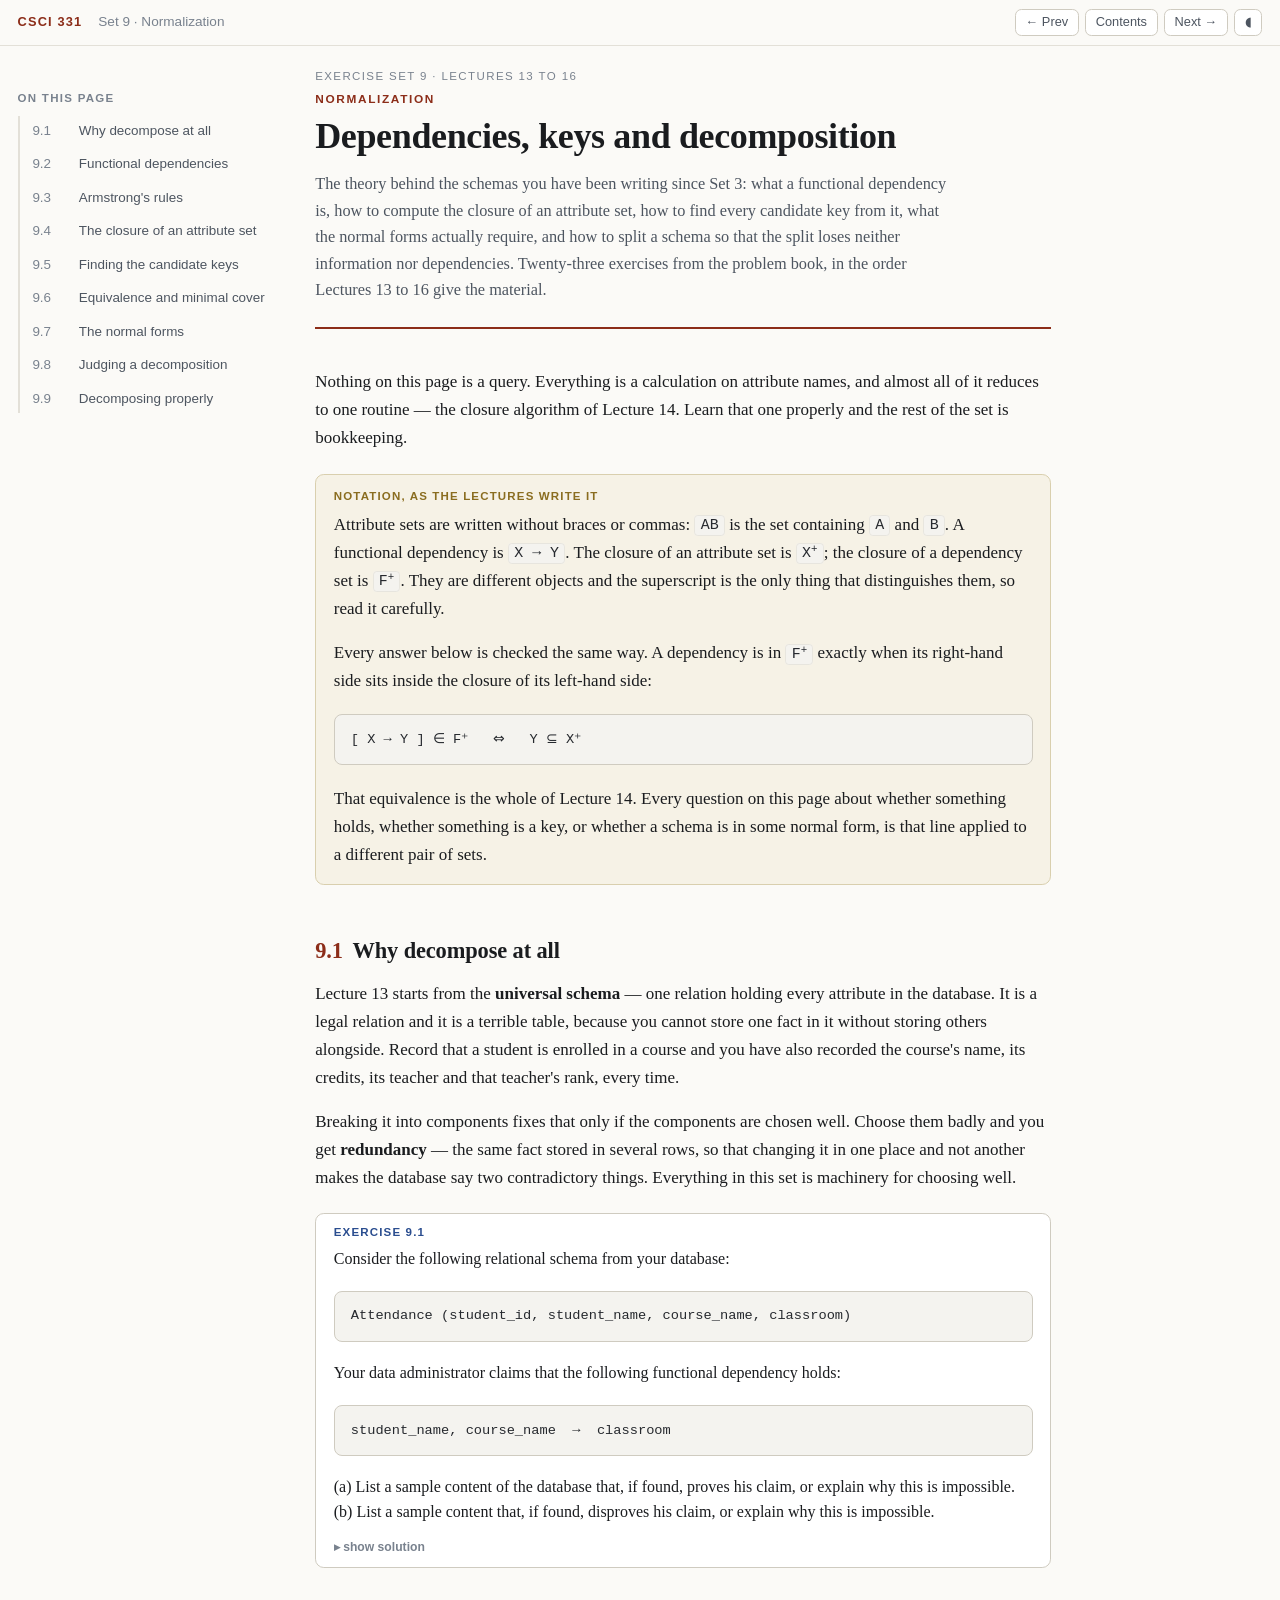
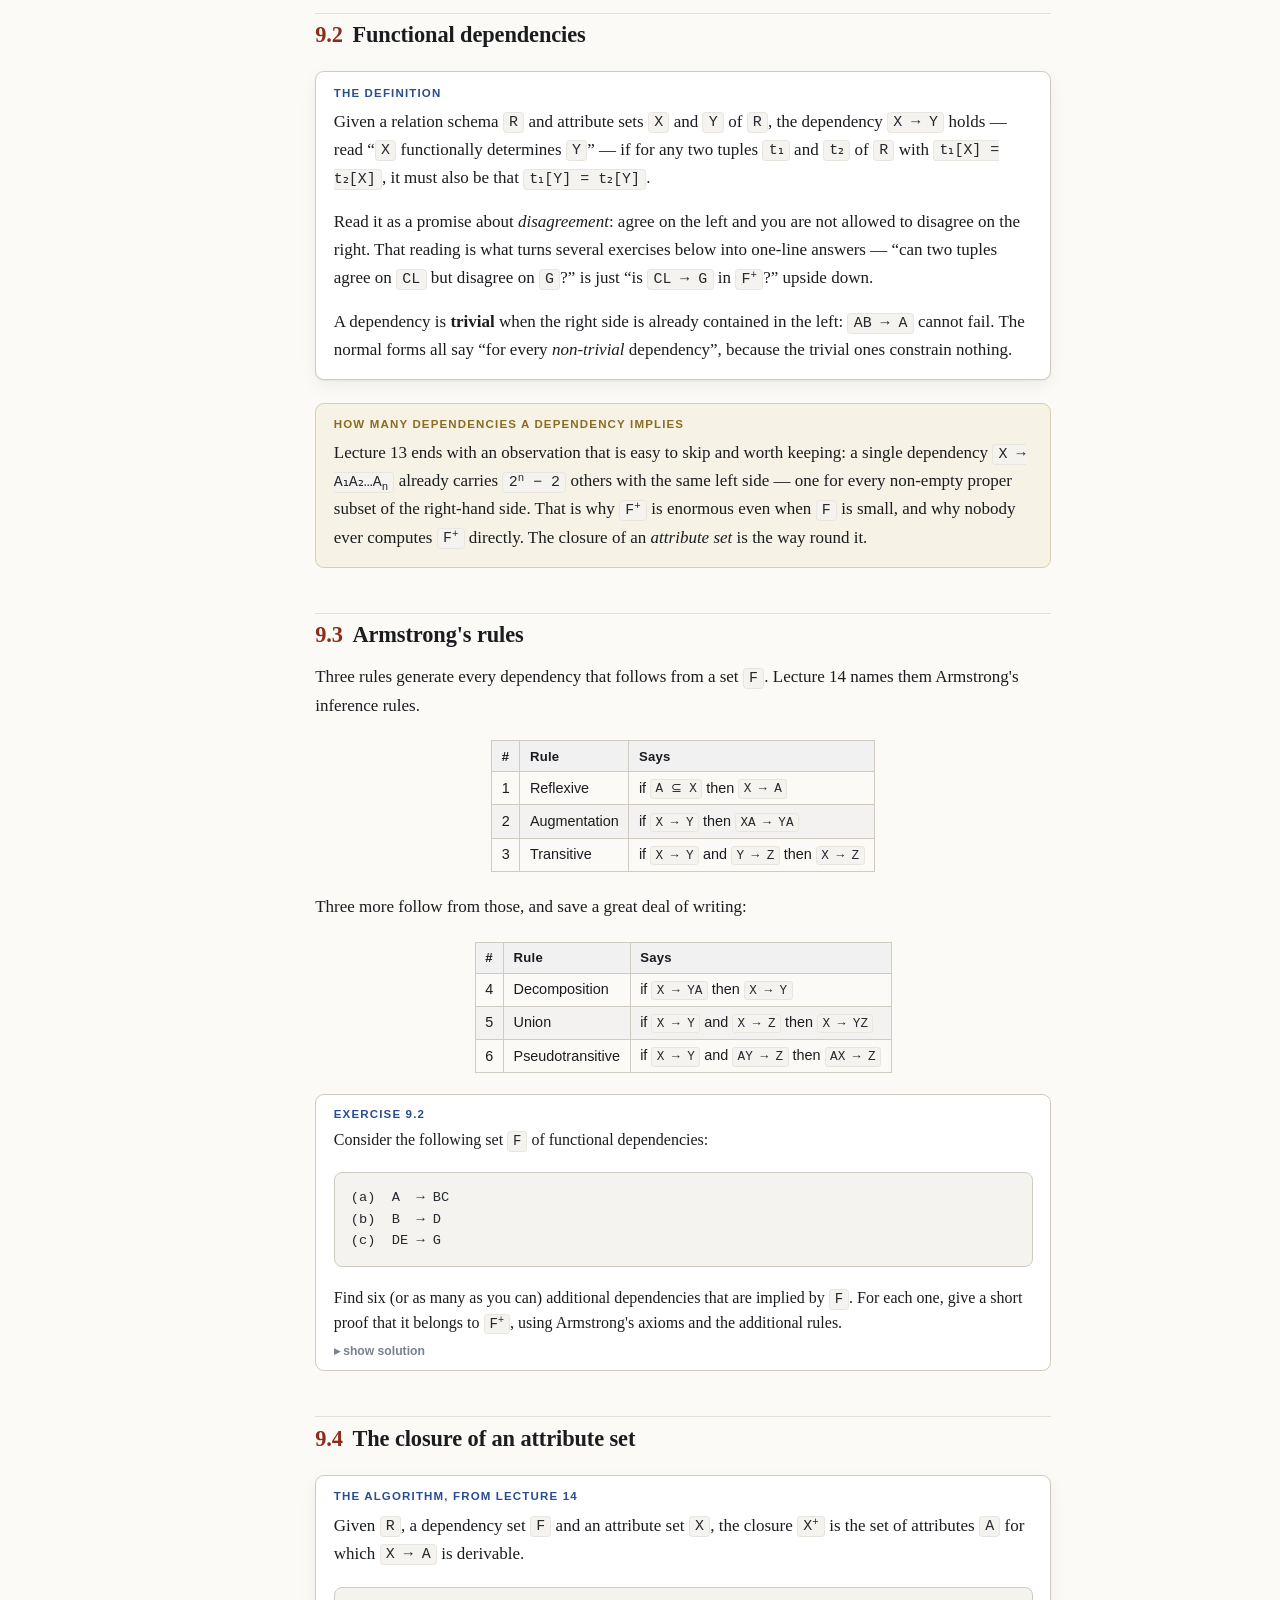
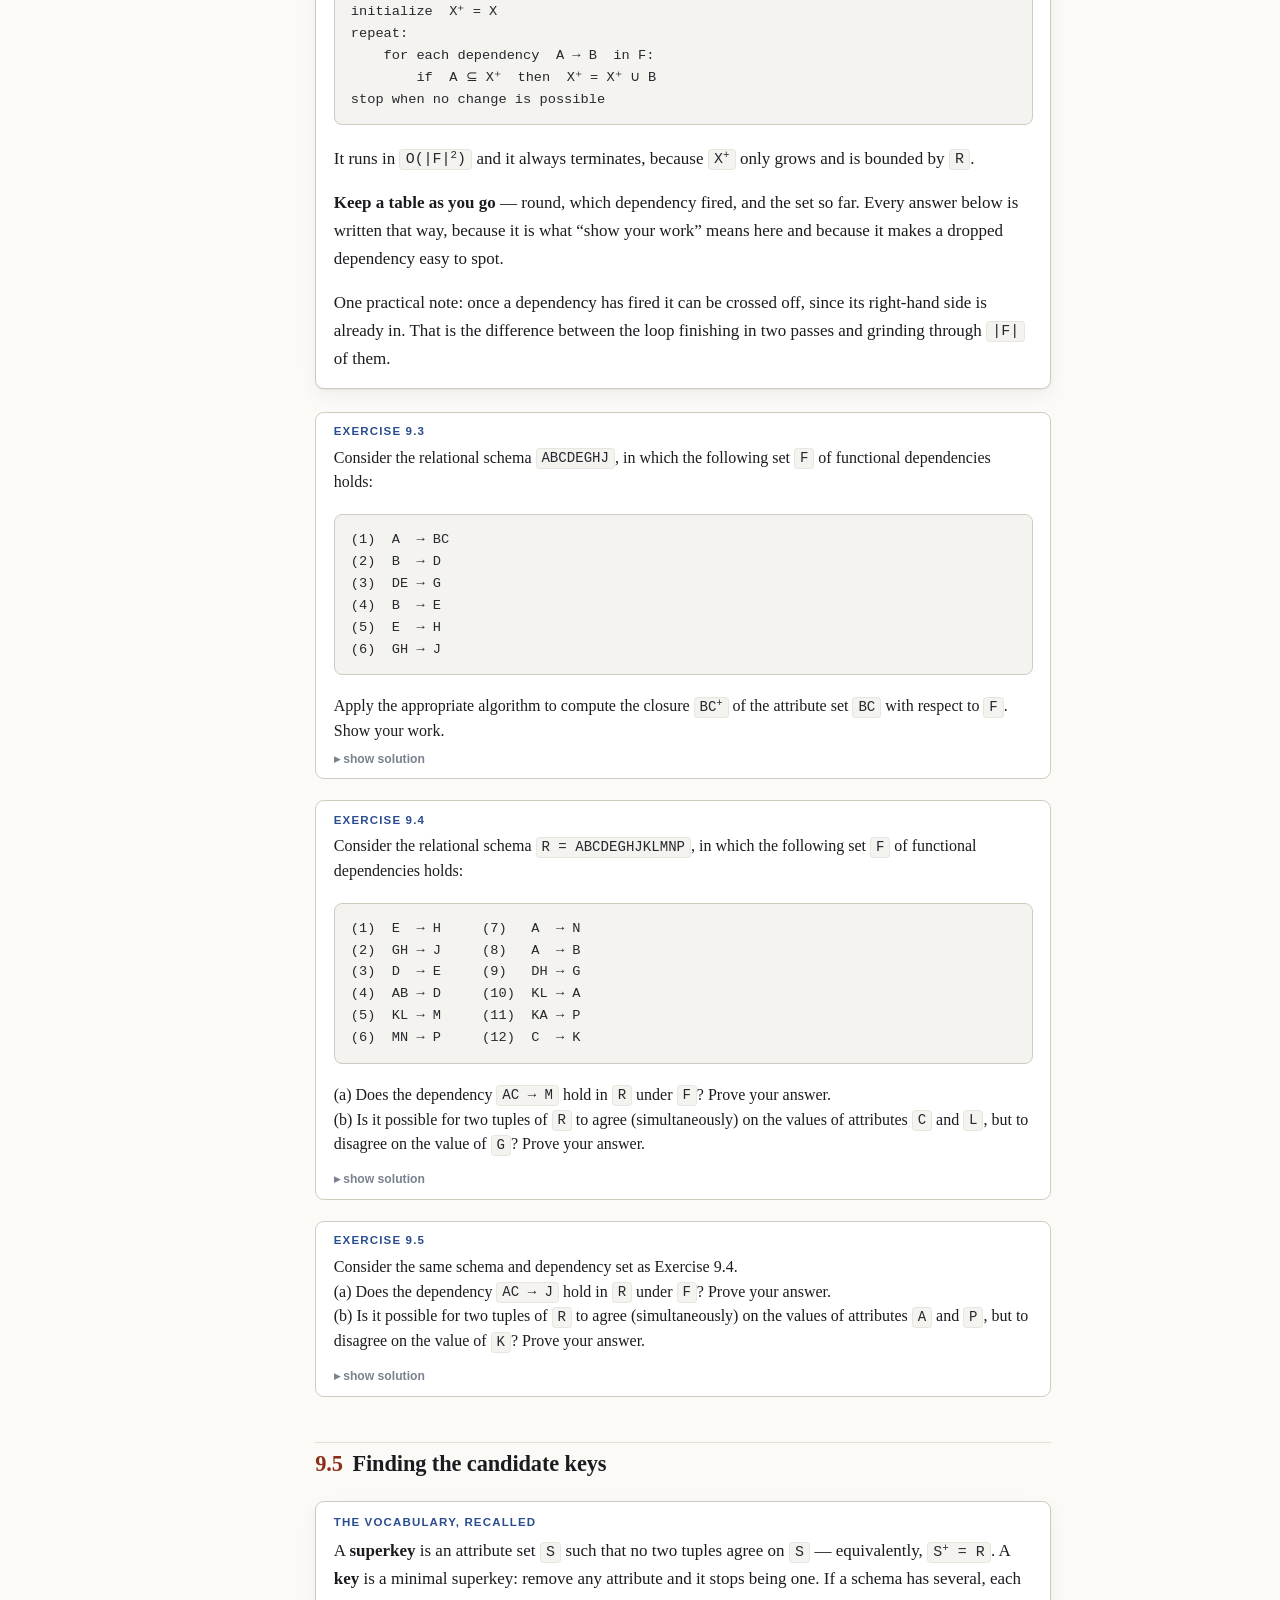
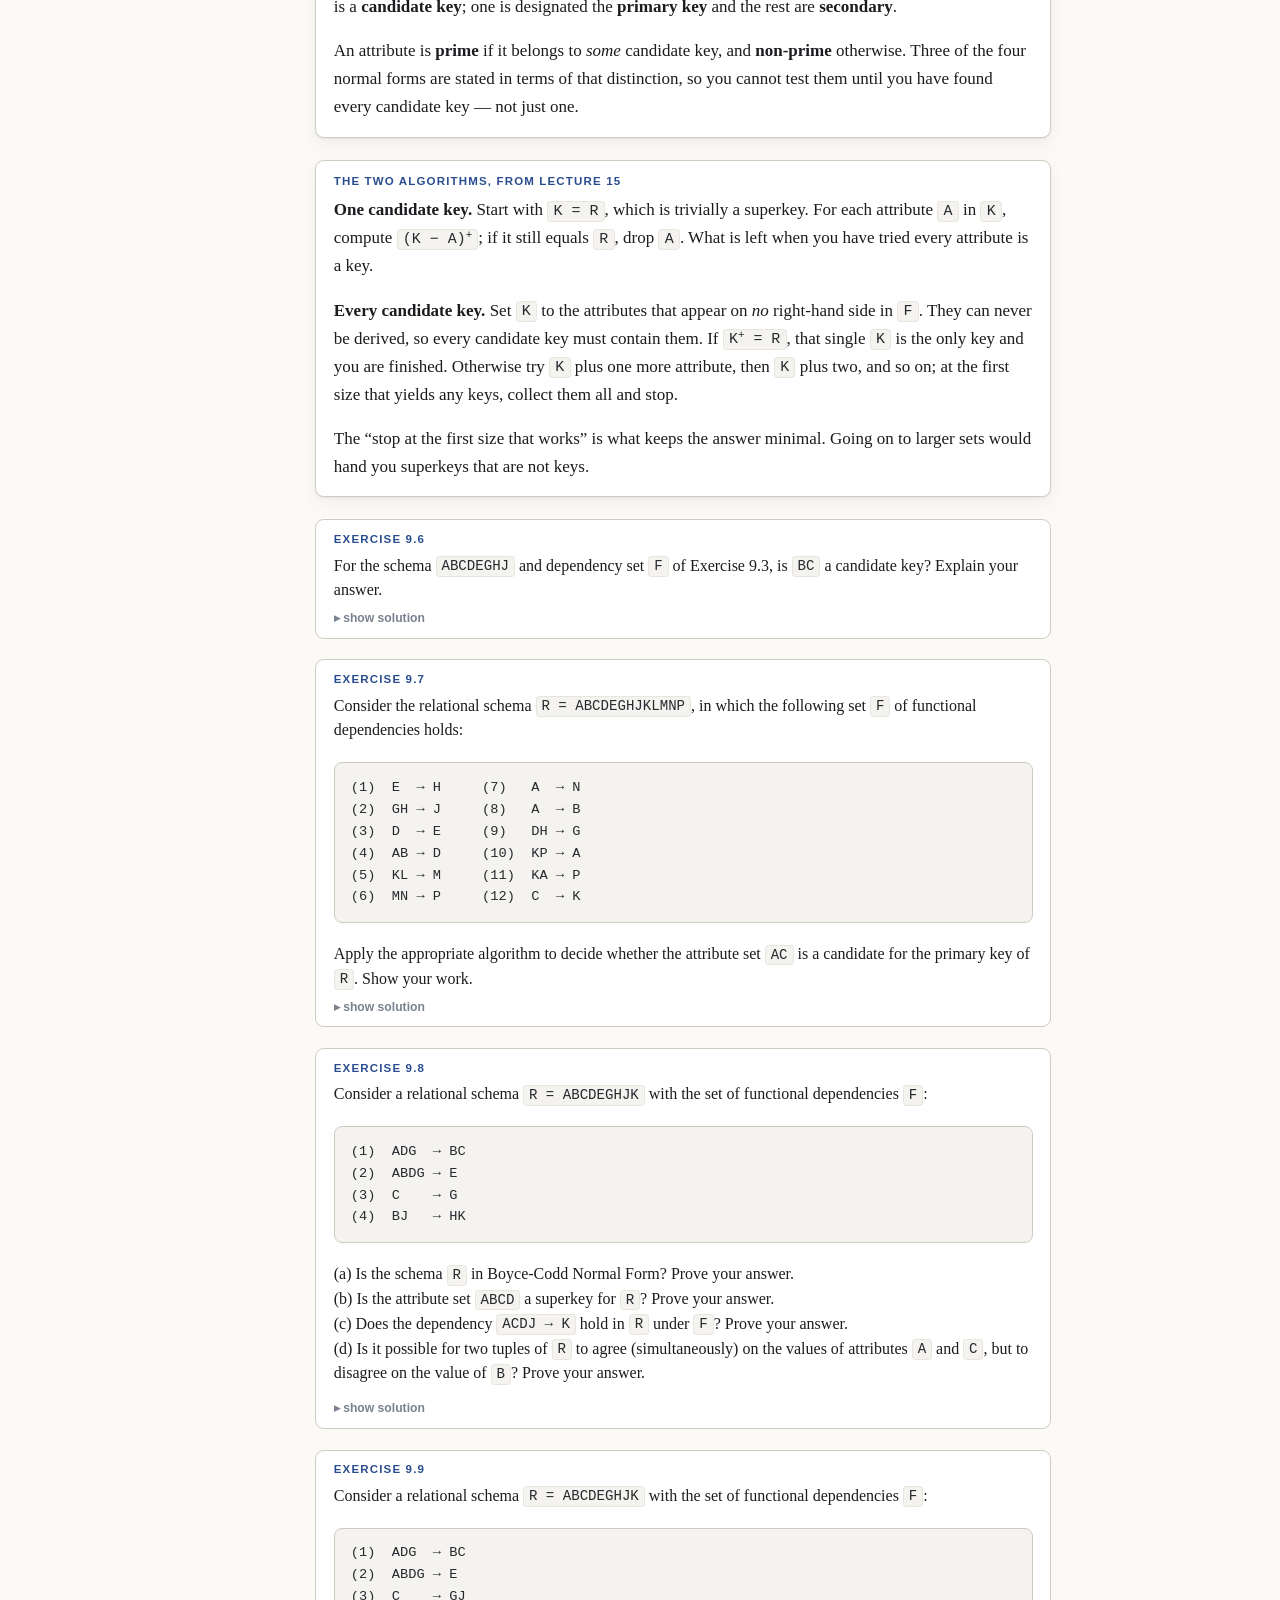
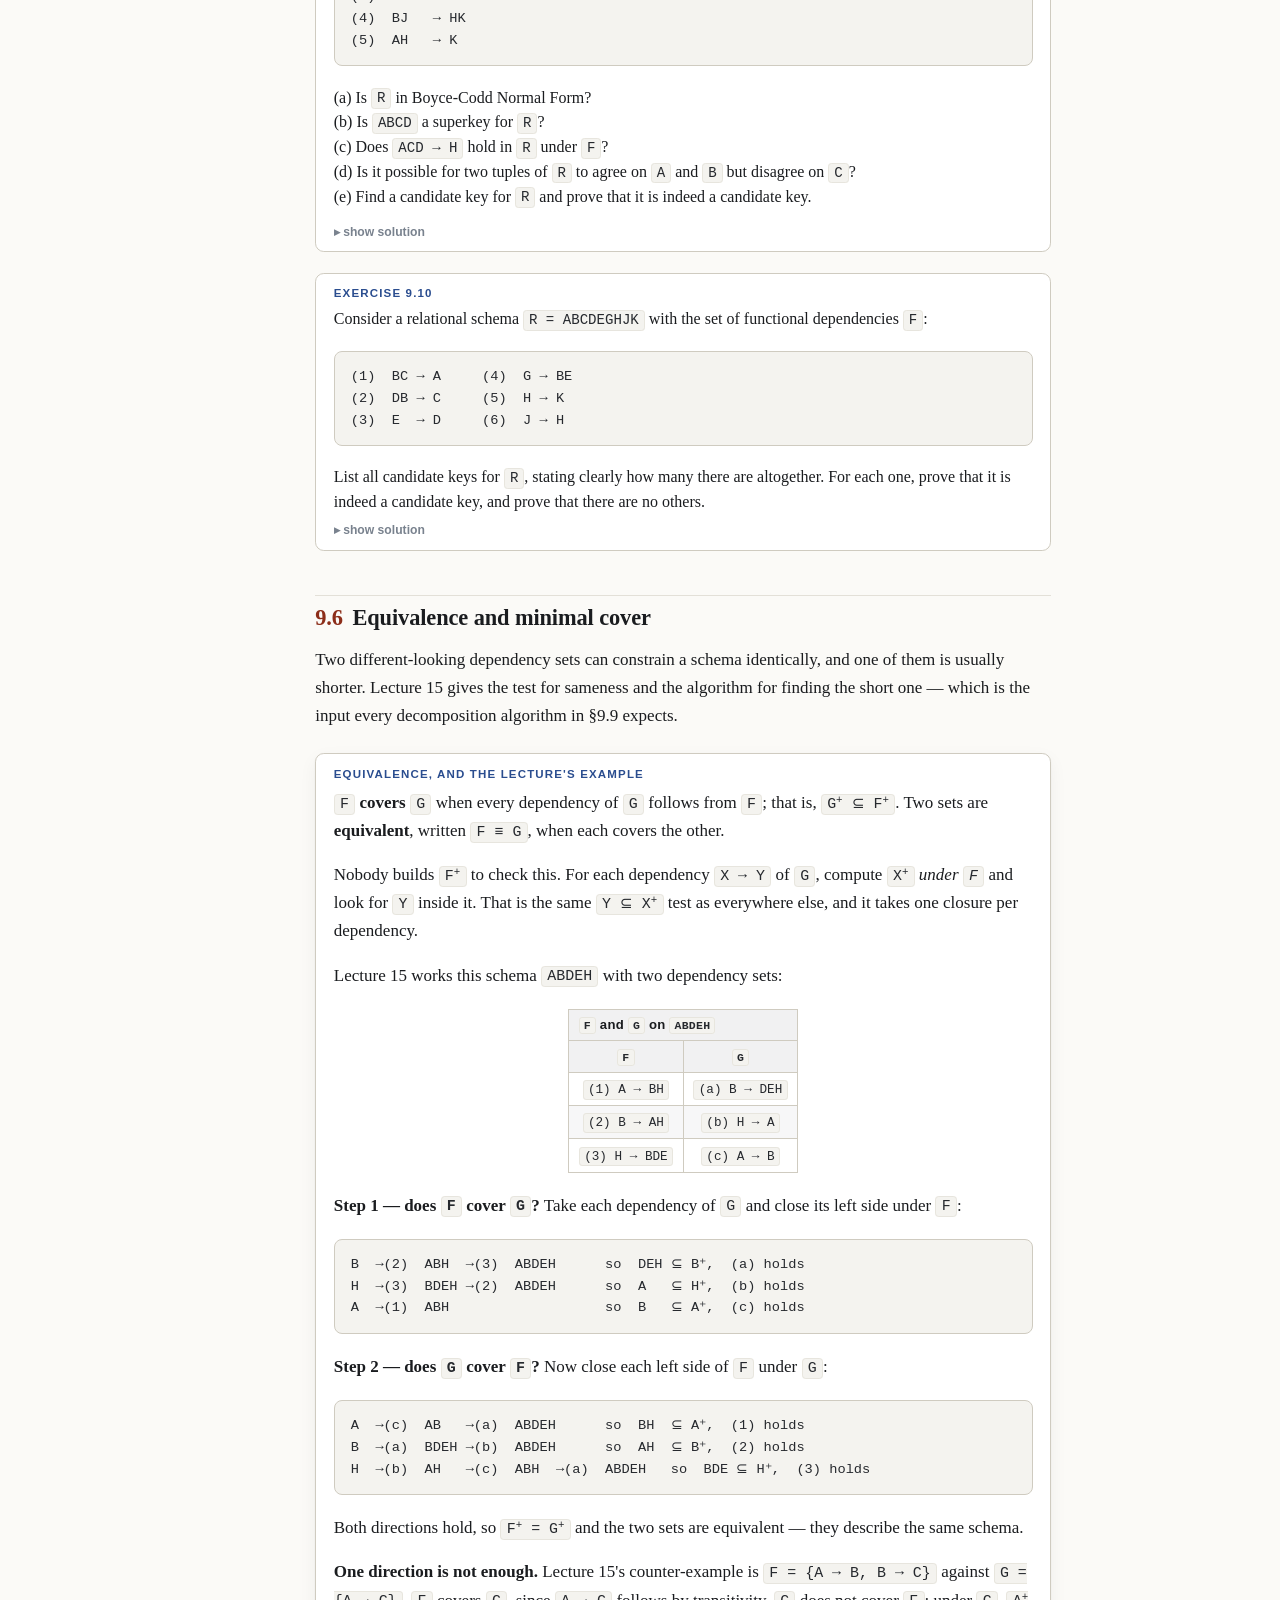
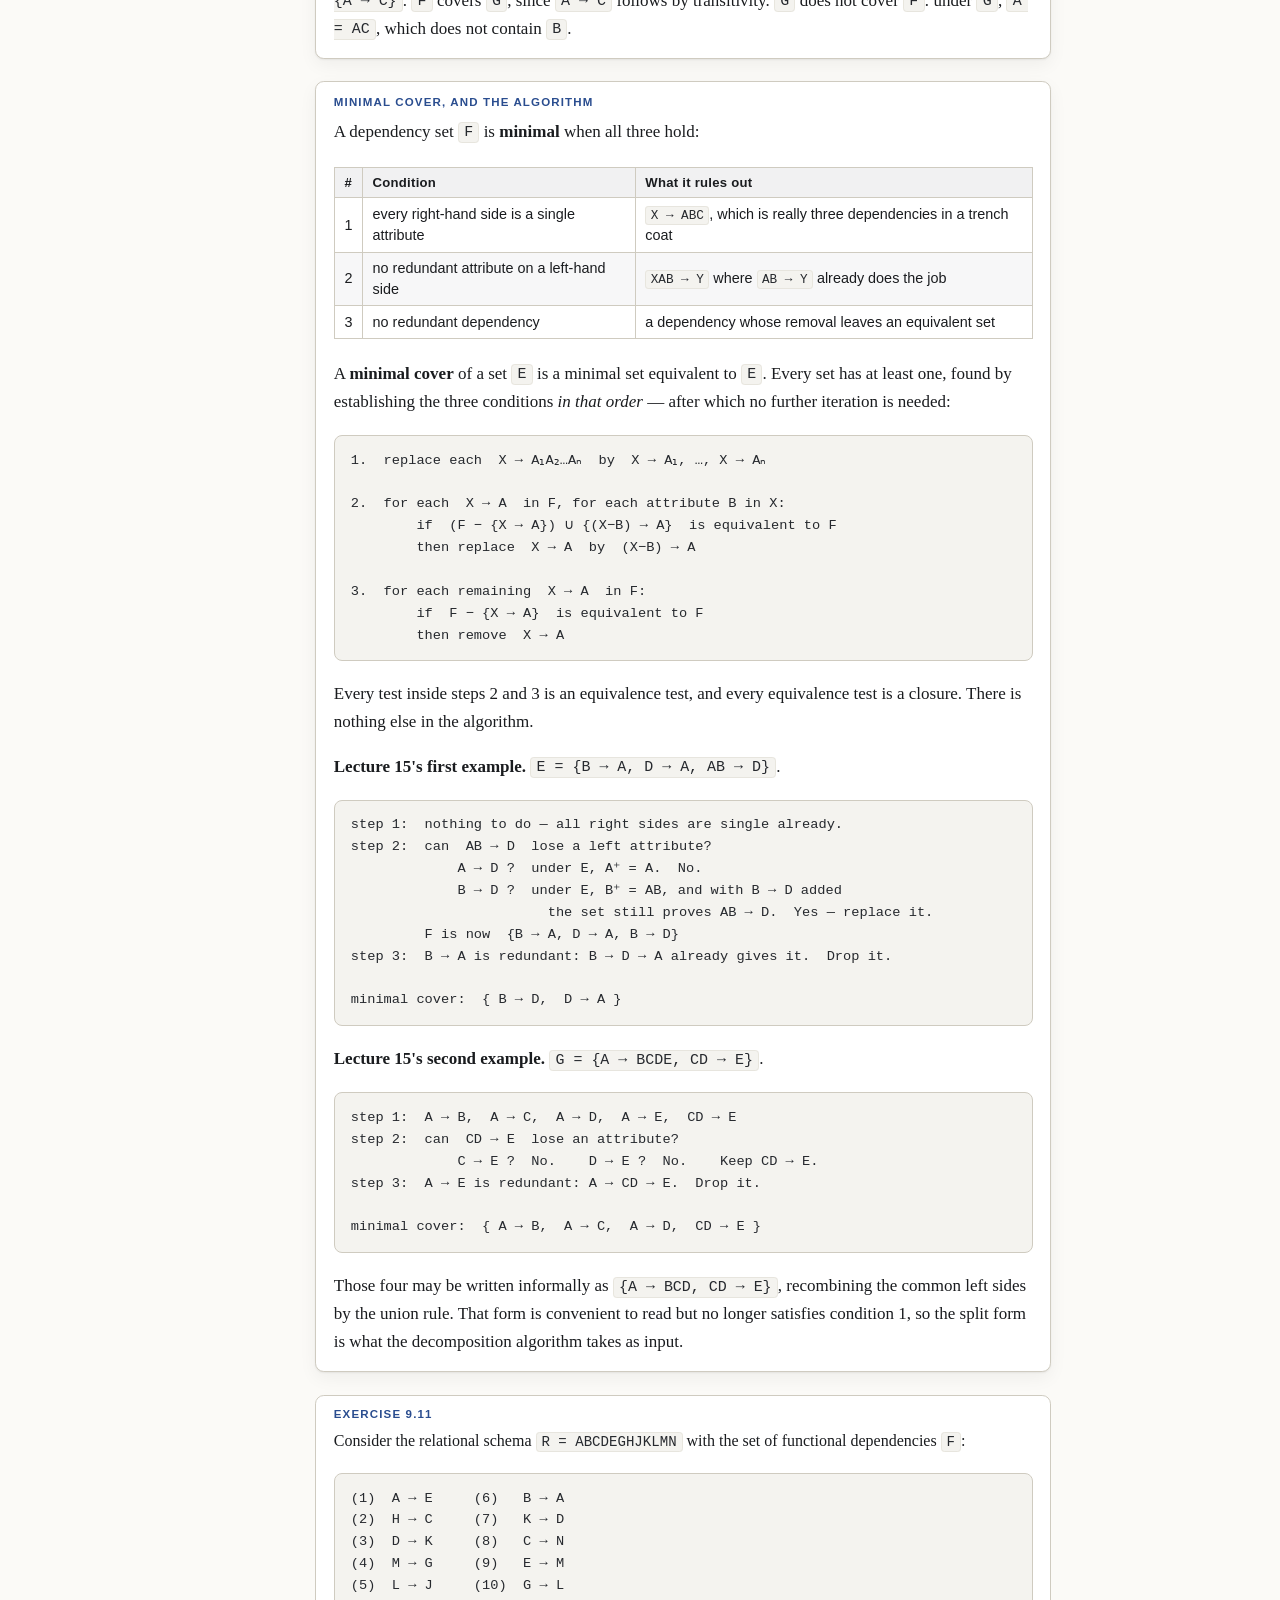
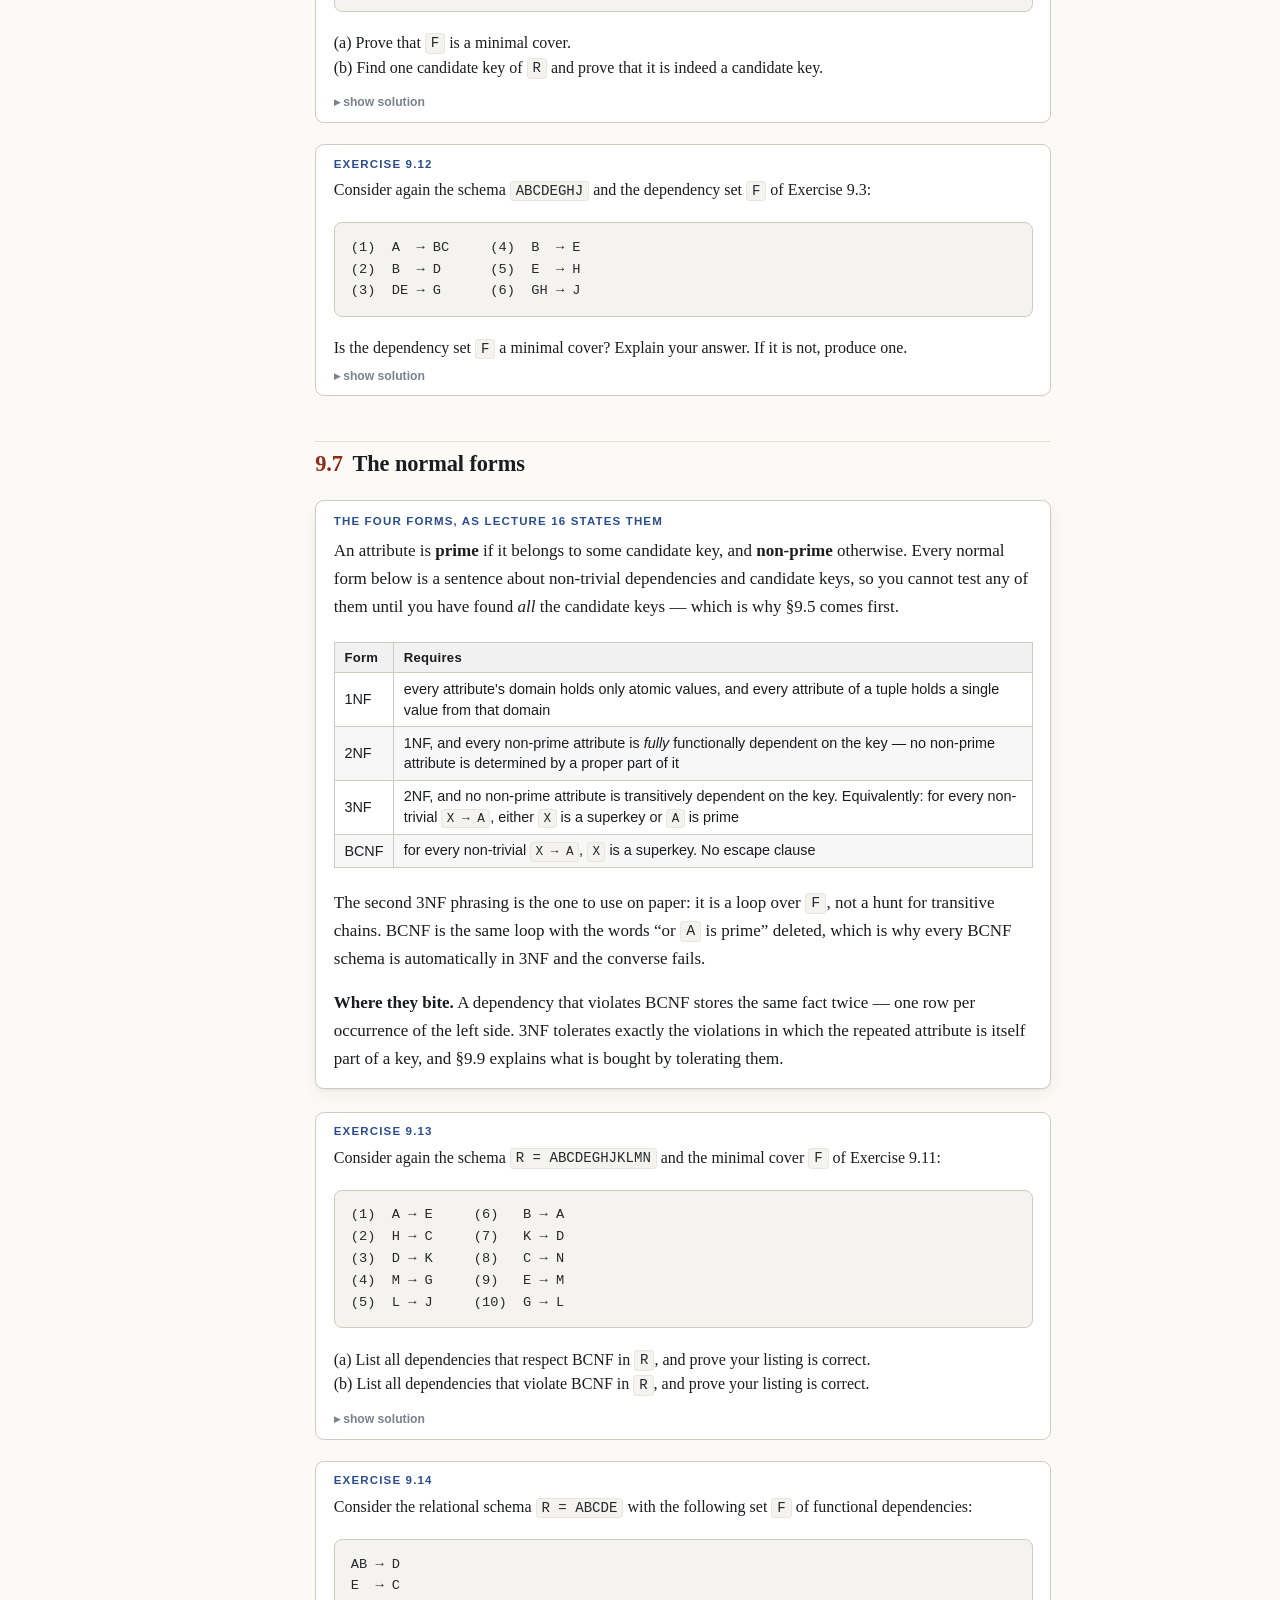
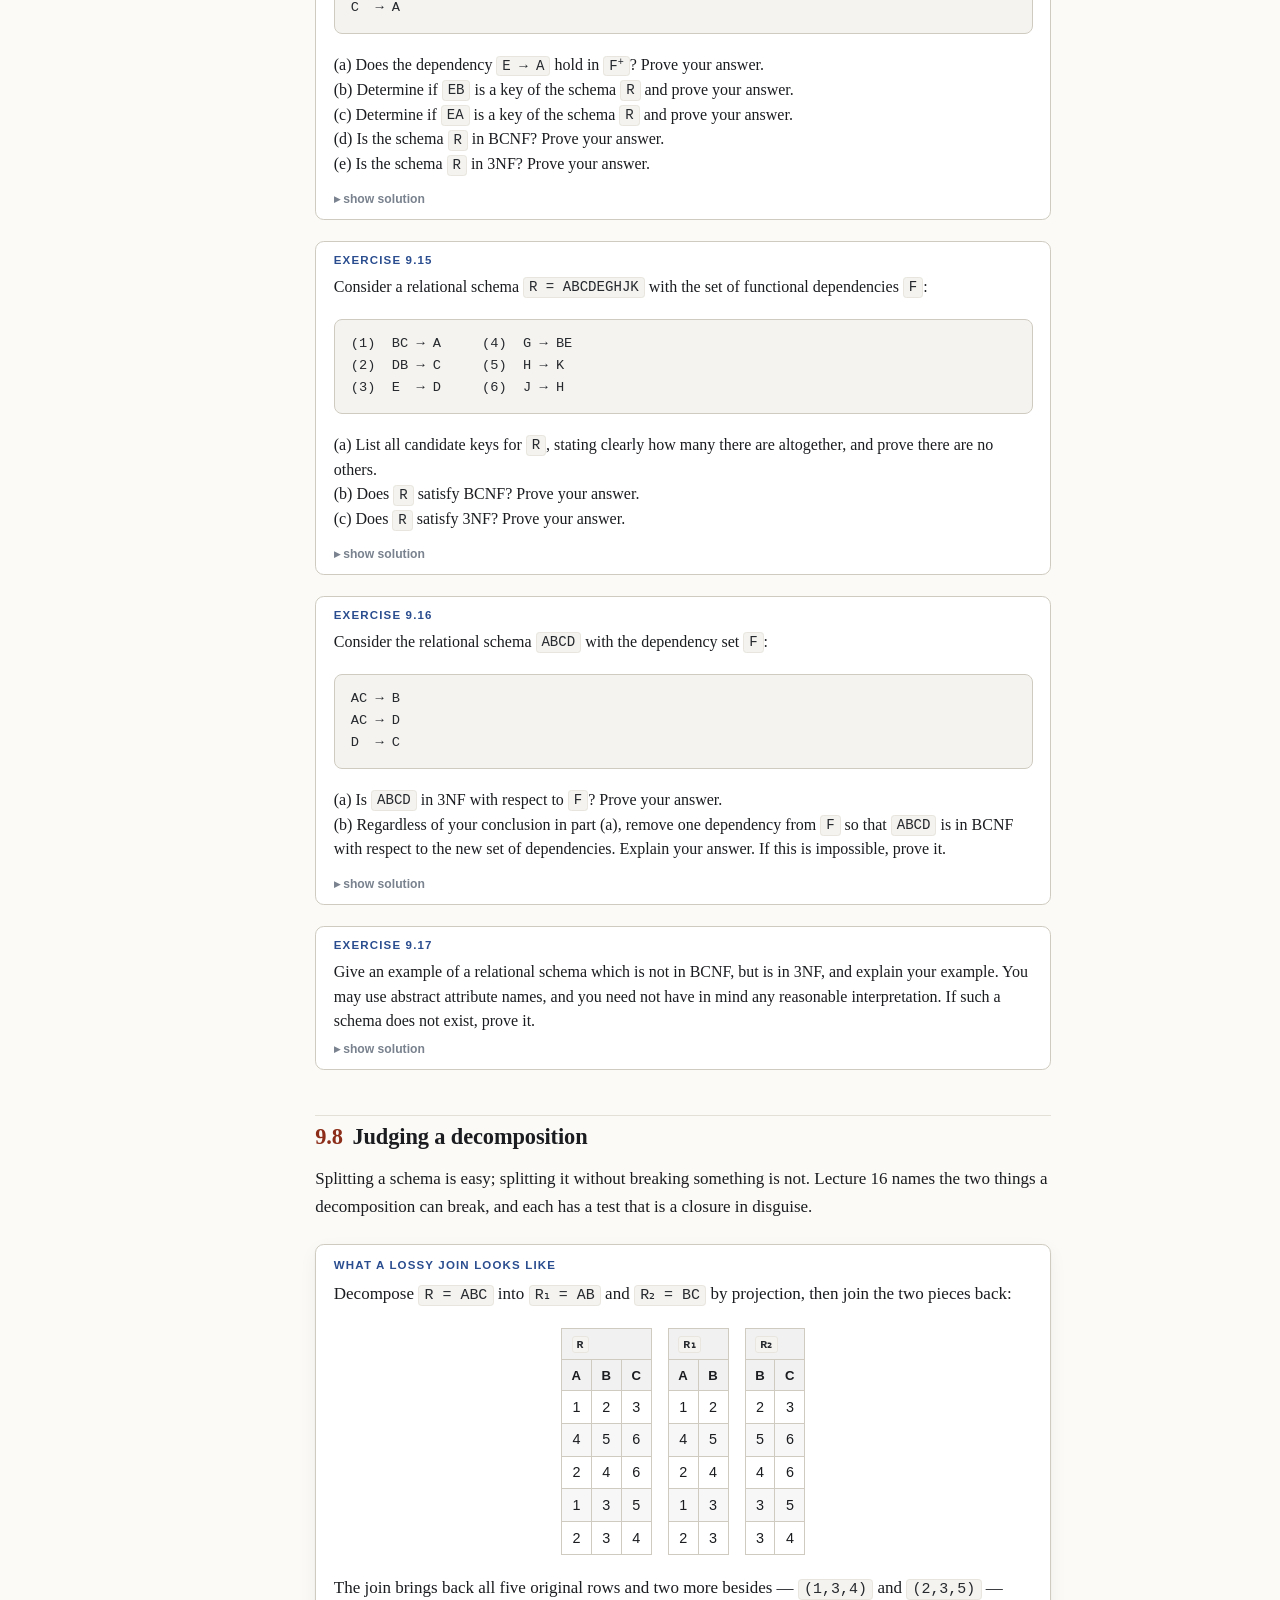
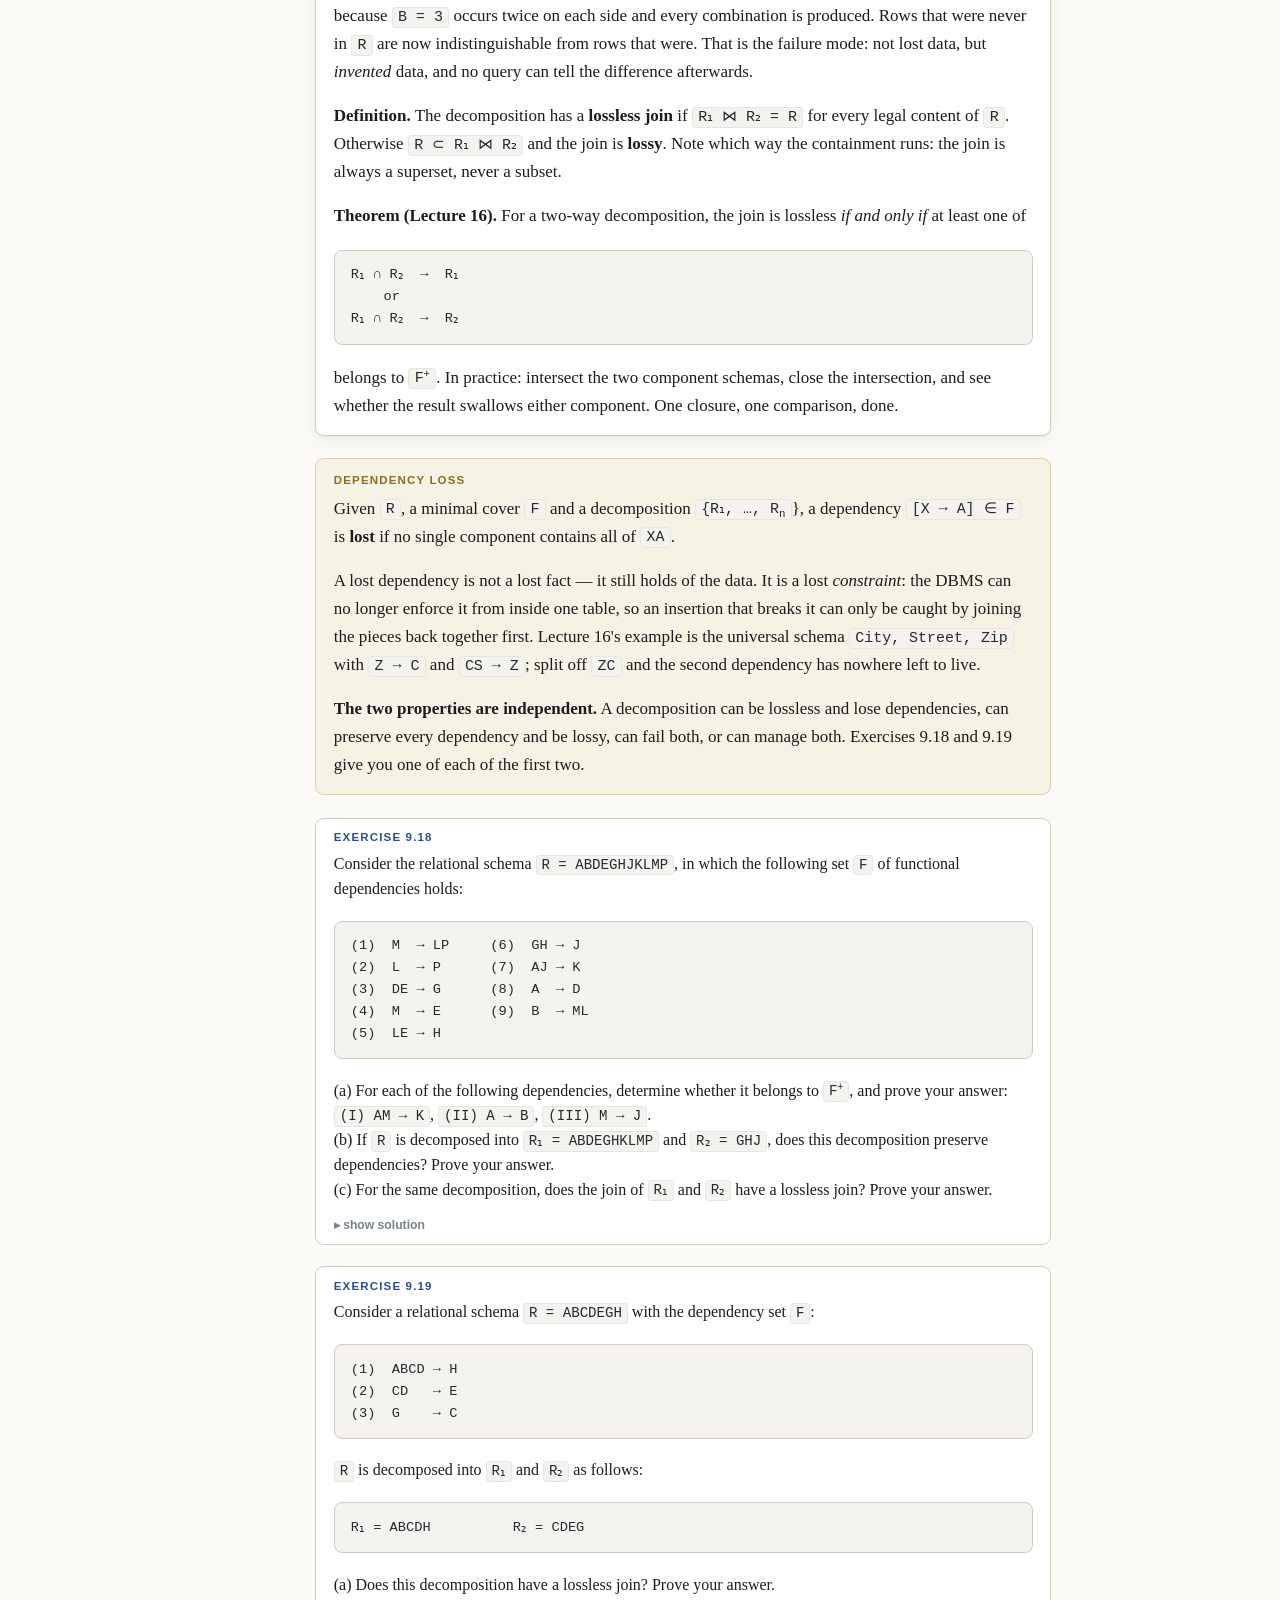
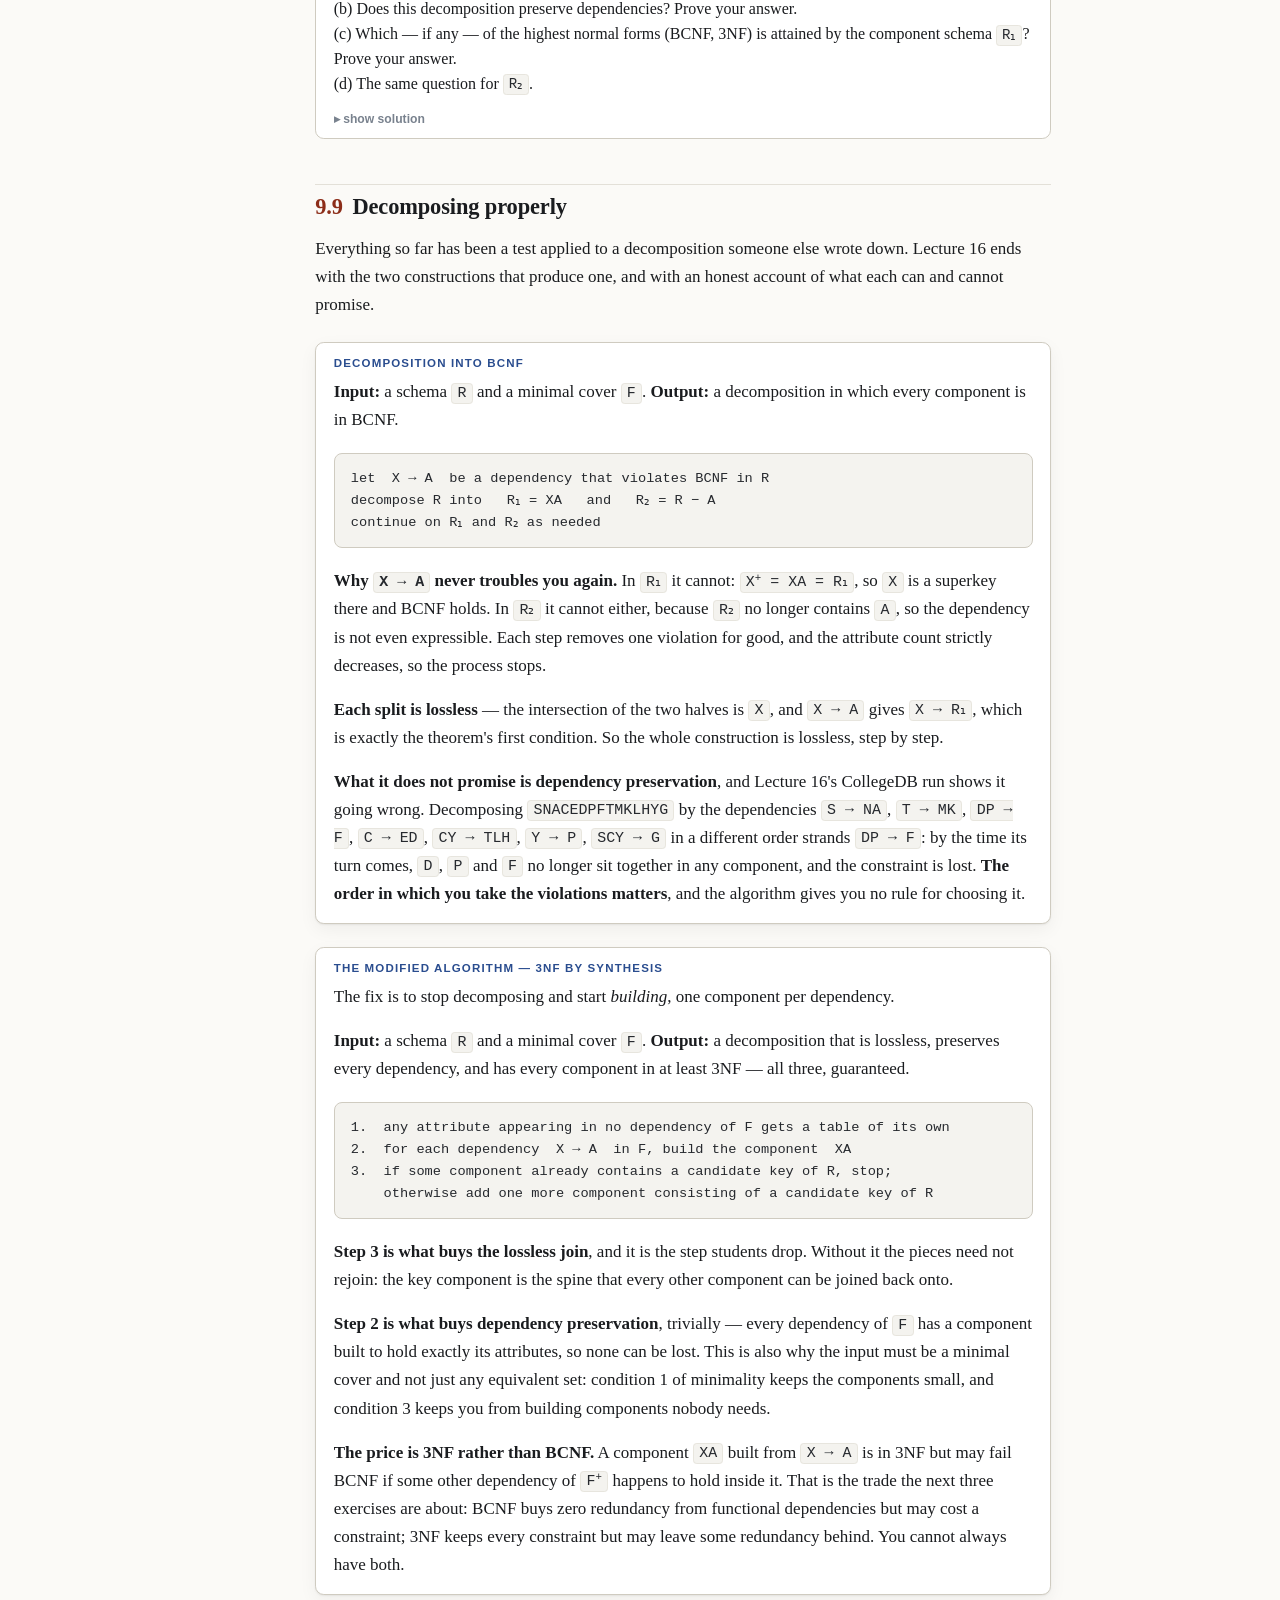
<file: ex-norm.html>
<!DOCTYPE html>
<html lang="en">
<head>
<meta charset="utf-8">
<meta name="viewport" content="width=device-width, initial-scale=1">
<title>Set 9 — Normalization theory</title>
<link rel="stylesheet" href="assets/style.css">
<script src="assets/notes.js" defer></script>
</head>
<body>
<header class="topbar"><div class="topbar-in">
  <a class="brand" href="index.html">CSCI 331</a>
  <span class="crumb">Set 9 &middot; Normalization</span>
  <nav class="topnav">
    <a href="ex-sql2.html">&larr; Prev</a>
    <a href="index.html">Contents</a>
    <a href="ex-midterm.html">Next &rarr;</a>
    <button class="iconbtn" id="themebtn" type="button" title="Light / dark">&#9686;</button>
  </nav>
</div></header>
<div class="wrap">
  <aside class="toc"><p class="toc-title">On this page</p><ol>
    <li><a href="#why"><span class="t">9.1</span>Why decompose at all</a></li>
    <li><a href="#fd"><span class="t">9.2</span>Functional dependencies</a></li>
    <li><a href="#rules"><span class="t">9.3</span>Armstrong's rules</a></li>
    <li><a href="#closure"><span class="t">9.4</span>The closure of an attribute set</a></li>
    <li><a href="#keys"><span class="t">9.5</span>Finding the candidate keys</a></li>
    <li><a href="#cover"><span class="t">9.6</span>Equivalence and minimal cover</a></li>
    <li><a href="#nf"><span class="t">9.7</span>The normal forms</a></li>
    <li><a href="#split"><span class="t">9.8</span>Judging a decomposition</a></li>
    <li><a href="#algo"><span class="t">9.9</span>Decomposing properly</a></li>
  </ol></aside>
  <main>

<div class="chhead">
  <span class="chpart">Exercise set 9 &middot; Lectures 13 to 16</span>
  <span class="chnum">Normalization</span>
  <h1>Dependencies, keys and decomposition</h1>
  <p class="chsum">The theory behind the schemas you have been writing since
  Set 3: what a functional dependency is, how to compute the closure of an
  attribute set, how to find every candidate key from it, what the normal
  forms actually require, and how to split a schema so that the split loses
  neither information nor dependencies. Twenty-three exercises from the problem
  book, in the order Lectures 13 to 16 give the material.</p>
</div>

<p>Nothing on this page is a query. Everything is a calculation on attribute
names, and almost all of it reduces to one routine &mdash; the closure
algorithm of Lecture 14. Learn that one properly and the rest of the set is
bookkeeping.</p>

<div class="box note"><span class="bt">Notation, as the lectures write it</span>
<p>Attribute sets are written without braces or commas: <code>AB</code> is the
set containing <code>A</code> and <code>B</code>. A functional dependency is
<code>X &rarr; Y</code>. The closure of an attribute set is
<code>X<sup>+</sup></code>; the closure of a dependency set is
<code>F<sup>+</sup></code>. They are different objects and the superscript is
the only thing that distinguishes them, so read it carefully.</p>
<p>Every answer below is checked the same way. A dependency is in
<code>F<sup>+</sup></code> exactly when its right-hand side sits inside the
closure of its left-hand side:</p>
<pre>[ X &rarr; Y ] &isin; F&#8314;   &hArr;   Y &sube; X&#8314;</pre>
<p>That equivalence is the whole of Lecture 14. Every question on this page
about whether something holds, whether something is a key, or whether a schema
is in some normal form, is that line applied to a different pair of sets.</p></div>

<h2 id="why"><span class="secnum">9.1</span>Why decompose at all</h2>

<p>Lecture 13 starts from the <strong>universal schema</strong> &mdash; one
relation holding every attribute in the database. It is a legal relation and it
is a terrible table, because you cannot store one fact in it without storing
others alongside. Record that a student is enrolled in a course and you have
also recorded the course's name, its credits, its teacher and that teacher's
rank, every time.</p>

<p>Breaking it into components fixes that only if the components are chosen
well. Choose them badly and you get <strong>redundancy</strong> &mdash; the same
fact stored in several rows, so that changing it in one place and not another
makes the database say two contradictory things. Everything in this set is
machinery for choosing well.</p>

<details class="prob"><summary data-label="Exercise 9.1">Consider the following
relational schema from your database:
<pre>Attendance (student_id, student_name, course_name, classroom)</pre>
Your data administrator claims that the following functional dependency holds:
<pre>student_name, course_name  &rarr;  classroom</pre>
<p>(a) List a sample content of the database that, if found, proves his claim,
or explain why this is impossible.<br>
(b) List a sample content that, if found, disproves his claim, or explain why
this is impossible.</p></summary>
<div class="sol">
<p><strong>(a) Impossible.</strong> A functional dependency is a constraint
imposed on the schema from outside &mdash; a statement about every state the
database may ever be in. No particular content can establish it, because the
very next row inserted might break it.</p>
<p><strong>(b) Any two rows that agree on <code>student_name</code> and
<code>course_name</code> and disagree on <code>classroom</code>.</strong> For
instance:</p>
<div class="ttrow"><div class="tablewrap"><table class="ttab">
<thead><tr><th colspan="4"><code>Attendance</code></th></tr>
<tr><th style="text-align:center">student_id</th><th style="text-align:center">student_name</th><th style="text-align:center">course_name</th><th style="text-align:center">classroom</th></tr></thead>
<tbody>
<tr><td>&hellip;</td><td>Oliver Twist</td><td>Database Systems</td><td>A103</td></tr>
<tr><td>&hellip;</td><td>Oliver Twist</td><td>Database Systems</td><td>B131</td></tr>
</tbody></table></div></div>
<p><strong>The asymmetry is the point, and it is worth stating out loud.</strong>
One counter-example settles a dependency for ever; a million confirming rows
settle nothing. This is the same asymmetry you met in Set 3 and again in Set 8:
an instance can disprove a key and can never prove one, because both a key and
a dependency are claims about all possible content.</p>
<p>So where do dependencies come from? From the people who know what the data
means. They are part of the specification, like the cardinality on an ER edge,
and the only honest answer to &ldquo;does this dependency hold?&rdquo; is
&ldquo;ask whoever defined the database&rdquo;.</p>
</div></details>

<h2 id="fd"><span class="secnum">9.2</span>Functional dependencies</h2>

<div class="box worked"><span class="bt">The definition</span>
<p>Given a relation schema <code>R</code> and attribute sets <code>X</code> and
<code>Y</code> of <code>R</code>, the dependency <code>X &rarr; Y</code> holds
&mdash; read &ldquo;<code>X</code> functionally determines <code>Y</code>&rdquo;
&mdash; if for any two tuples <code>t&#8321;</code> and <code>t&#8322;</code> of
<code>R</code> with
<code>t&#8321;[X] = t&#8322;[X]</code>, it must also be that
<code>t&#8321;[Y] = t&#8322;[Y]</code>.</p>
<p>Read it as a promise about <em>disagreement</em>: agree on the left and you
are not allowed to disagree on the right. That reading is what turns several
exercises below into one-line answers &mdash; &ldquo;can two tuples agree on
<code>CL</code> but disagree on <code>G</code>?&rdquo; is just
&ldquo;is <code>CL &rarr; G</code> in <code>F<sup>+</sup></code>?&rdquo;
upside down.</p>
<p>A dependency is <strong>trivial</strong> when the right side is already
contained in the left: <code>AB &rarr; A</code> cannot fail. The normal forms
all say &ldquo;for every <em>non-trivial</em> dependency&rdquo;, because the
trivial ones constrain nothing.</p></div>

<div class="box note"><span class="bt">How many dependencies a dependency implies</span>
<p>Lecture 13 ends with an observation that is easy to skip and worth keeping:
a single dependency <code>X &rarr; A&#8321;A&#8322;&hellip;A<sub>n</sub></code>
already carries <code>2<sup>n</sup> &minus; 2</code> others with the same left
side &mdash; one for every non-empty proper subset of the right-hand side. That
is why <code>F<sup>+</sup></code> is enormous even when <code>F</code> is small,
and why nobody ever computes <code>F<sup>+</sup></code> directly. The closure of
an <em>attribute set</em> is the way round it.</p></div>


<h2 id="rules"><span class="secnum">9.3</span>Armstrong's rules</h2>

<p>Three rules generate every dependency that follows from a set
<code>F</code>. Lecture 14 names them Armstrong's inference rules.</p>

<div class="tablewrap"><table>
<thead><tr><th>#</th><th>Rule</th><th>Says</th></tr></thead>
<tbody>
<tr><td>1</td><td>Reflexive</td><td>if <code>A &sube; X</code> then <code>X &rarr; A</code></td></tr>
<tr><td>2</td><td>Augmentation</td><td>if <code>X &rarr; Y</code> then <code>XA &rarr; YA</code></td></tr>
<tr><td>3</td><td>Transitive</td><td>if <code>X &rarr; Y</code> and <code>Y &rarr; Z</code> then <code>X &rarr; Z</code></td></tr>
</tbody></table></div>

<p>Three more follow from those, and save a great deal of writing:</p>

<div class="tablewrap"><table>
<thead><tr><th>#</th><th>Rule</th><th>Says</th></tr></thead>
<tbody>
<tr><td>4</td><td>Decomposition</td><td>if <code>X &rarr; YA</code> then <code>X &rarr; Y</code></td></tr>
<tr><td>5</td><td>Union</td><td>if <code>X &rarr; Y</code> and <code>X &rarr; Z</code> then <code>X &rarr; YZ</code></td></tr>
<tr><td>6</td><td>Pseudotransitive</td><td>if <code>X &rarr; Y</code> and <code>AY &rarr; Z</code> then <code>AX &rarr; Z</code></td></tr>
</tbody></table></div>

<details class="prob"><summary data-label="Exercise 9.2">Consider the following
set <code>F</code> of functional dependencies:
<pre>(a)  A  &rarr; BC
(b)  B  &rarr; D
(c)  DE &rarr; G</pre>
Find six (or as many as you can) additional dependencies that are implied by
<code>F</code>. For each one, give a short proof that it belongs to
<code>F<sup>+</sup></code>, using Armstrong's axioms and the additional
rules.</summary>
<div class="sol">
<pre>1.  BC  &rarr; CD     from (b), by augmentation (add C to both sides)
2.  A   &rarr; CD     from (a) and 1., by transitivity
3.  BE  &rarr; DE     from (b), by augmentation (add E to both sides)
4.  BE  &rarr; G      from 3. and (c), by transitivity
5.  ABE &rarr; BE     by reflexivity
6.  ABE &rarr; G      from 5. and 4., by transitivity</pre>
<p><strong>The pattern is augment, then chain.</strong> Transitivity is the only
rule that produces something genuinely new, and it needs the right side of one
dependency to match the left side of another <em>exactly</em>. Augmentation is
how you make them match: step 1 pads <code>B &rarr; D</code> out to
<code>BC &rarr; CD</code> so that it can be chained onto
<code>A &rarr; BC</code>.</p>
<p><strong>Reflexivity looks useless and is not.</strong> Step 5 produces a
dependency that says nothing on its own &mdash; of course <code>ABE</code>
determines <code>BE</code>. But it is a legal first link, and it lets you attach
anything already known about <code>BE</code> to the larger set
<code>ABE</code>.</p>
<p>Six is what the question asks for; there are infinitely many, because
step 5 works for any superset. A proof is only a proof if each line names the
rule and the lines it came from.</p>
<p><strong>The quick way to check any of these.</strong> Compute the closure of
the left-hand side and look for the right-hand side inside it &mdash;
<code>BE<sup>+</sup> = BDEG</code>, which contains <code>G</code>, so
<code>BE &rarr; G</code> holds. That is &sect;9.4, and it is how you would
check your own answer before handing it in. What it does not give you is the
<em>derivation</em>, which is what this question asks for.</p>
</div></details>

<h2 id="closure"><span class="secnum">9.4</span>The closure of an attribute set</h2>

<div class="box worked"><span class="bt">The algorithm, from Lecture 14</span>
<p>Given <code>R</code>, a dependency set <code>F</code> and an attribute set
<code>X</code>, the closure <code>X<sup>+</sup></code> is the set of attributes
<code>A</code> for which <code>X &rarr; A</code> is derivable.</p>
<pre>initialize  X&#8314; = X
repeat:
    for each dependency  A &rarr; B  in F:
        if  A &sube; X&#8314;  then  X&#8314; = X&#8314; &cup; B
stop when no change is possible</pre>
<p>It runs in <code>O(|F|<sup>2</sup>)</code> and it always terminates, because
<code>X<sup>+</sup></code> only grows and is bounded by <code>R</code>.</p>
<p><strong>Keep a table as you go</strong> &mdash; round, which dependency fired,
and the set so far. Every answer below is written that way, because it is what
&ldquo;show your work&rdquo; means here and because it makes a dropped
dependency easy to spot.</p>
<p>One practical note: once a dependency has fired it can be crossed off, since
its right-hand side is already in. That is the difference between the loop
finishing in two passes and grinding through <code>|F|</code> of them.</p></div>

<details class="prob"><summary data-label="Exercise 9.3">Consider the relational
schema <code>ABCDEGHJ</code>, in which the following set <code>F</code> of
functional dependencies holds:
<pre>(1)  A  &rarr; BC
(2)  B  &rarr; D
(3)  DE &rarr; G
(4)  B  &rarr; E
(5)  E  &rarr; H
(6)  GH &rarr; J</pre>
Apply the appropriate algorithm to compute the closure <code>BC<sup>+</sup></code>
of the attribute set <code>BC</code> with respect to <code>F</code>. Show your
work.</summary>
<div class="sol">
<div class="tablewrap"><table class="ttab">
<thead><tr><th colspan="3">Exercise 9.3</th></tr>
<tr><th style="text-align:center">round</th><th style="text-align:center">dependency</th><th style="text-align:center">BC<sup>+</sup> so far</th></tr></thead>
<tbody><tr><td>&mdash;</td><td>&mdash;</td><td>BC</td></tr>
<tr><td>1</td><td>(2)</td><td>BCD</td></tr>
<tr><td>1</td><td>(4)</td><td>BCDE</td></tr>
<tr><td>1</td><td>(5)</td><td>BCDEH</td></tr>
<tr><td>2</td><td>(3)</td><td>BCDEGH</td></tr>
<tr><td>2</td><td>(6)</td><td>BCDEGHJ</td></tr>
</tbody></table></div>
<p>Hence <code>BC<sup>+</sup> = BCDEGHJ</code>.</p>
<p><strong>Round 1 fires (2), (4) and (5)</strong> &mdash; everything whose left
side is already inside <code>BC</code> or became so during the pass. Round 2
can then fire (3), because <code>D</code> and <code>E</code> have both arrived,
and (6), because <code>G</code> and <code>H</code> have. Round 3 changes
nothing, so the loop stops.</p>
<p><strong><code>A</code> never arrives</strong>, and that is not an accident:
<code>A</code> appears on no right-hand side in <code>F</code>, so no dependency
can ever introduce it. Scanning the right-hand sides before you start tells you
which attributes are unreachable &mdash; and &sect;9.5 turns that observation
into the method for finding keys.</p>
</div></details>

<details class="prob"><summary data-label="Exercise 9.4">Consider the relational
schema <code>R = ABCDEGHJKLMNP</code>, in which the following set <code>F</code>
of functional dependencies holds:
<pre>(1)  E  &rarr; H     (7)   A  &rarr; N
(2)  GH &rarr; J     (8)   A  &rarr; B
(3)  D  &rarr; E     (9)   DH &rarr; G
(4)  AB &rarr; D     (10)  KL &rarr; A
(5)  KL &rarr; M     (11)  KA &rarr; P
(6)  MN &rarr; P     (12)  C  &rarr; K</pre>
<p>(a) Does the dependency <code>AC &rarr; M</code> hold in <code>R</code> under
<code>F</code>? Prove your answer.<br>
(b) Is it possible for two tuples of <code>R</code> to agree (simultaneously) on
the values of attributes <code>C</code> and <code>L</code>, but to disagree on
the value of <code>G</code>? Prove your answer.</p></summary>
<div class="sol">
<p><strong>(a) No.</strong> The dependency holds only if
<code>M &sube; AC<sup>+</sup></code>, so compute the closure:</p>
<div class="tablewrap"><table class="ttab">
<thead><tr><th colspan="3">Exercise 9.4(a)</th></tr>
<tr><th style="text-align:center">round</th><th style="text-align:center">dependency</th><th style="text-align:center">AC<sup>+</sup> so far</th></tr></thead>
<tbody><tr><td>&mdash;</td><td>&mdash;</td><td>AC</td></tr>
<tr><td>1</td><td>(7)</td><td>ACN</td></tr>
<tr><td>1</td><td>(8)</td><td>ABCN</td></tr>
<tr><td>1</td><td>(12)</td><td>ABCKN</td></tr>
<tr><td>2</td><td>(4)</td><td>ABCDKN</td></tr>
<tr><td>2</td><td>(11)</td><td>ABCDKNP</td></tr>
<tr><td>3</td><td>(3)</td><td>ABCDEKNP</td></tr>
<tr><td>4</td><td>(1)</td><td>ABCDEHKNP</td></tr>
<tr><td>4</td><td>(9)</td><td>ABCDEGHKNP</td></tr>
<tr><td>5</td><td>(2)</td><td>ABCDEGHJKNP</td></tr>
</tbody></table></div>
<p><code>AC<sup>+</sup> = ABCDEGHJKNP</code>, and <code>M &notin;</code> it, so
<code>[AC &rarr; M] &notin; F<sup>+</sup></code>.</p>
<p><strong>Why it stalls.</strong> <code>M</code> arrives only through (5),
<code>KL &rarr; M</code>, and <code>L</code> is never produced by anything
&mdash; it appears on no right-hand side. So no closure that does not start with
<code>L</code> can ever reach <code>M</code>.</p>

<p><strong>(b) No</strong>, because <code>CL &rarr; G</code> does hold, and a
dependency is precisely the promise that agreeing on the left forbids
disagreeing on the right.</p>
<div class="tablewrap"><table class="ttab">
<thead><tr><th colspan="3">Exercise 9.4(b)</th></tr>
<tr><th style="text-align:center">round</th><th style="text-align:center">dependency</th><th style="text-align:center">CL<sup>+</sup> so far</th></tr></thead>
<tbody><tr><td>&mdash;</td><td>&mdash;</td><td>CL</td></tr>
<tr><td>1</td><td>(12)</td><td>CKL</td></tr>
<tr><td>2</td><td>(5)</td><td>CKLM</td></tr>
<tr><td>2</td><td>(10)</td><td>ACKLM</td></tr>
<tr><td>2</td><td>(11)</td><td>ACKLMP</td></tr>
<tr><td>3</td><td>(7)</td><td>ACKLMNP</td></tr>
<tr><td>3</td><td>(8)</td><td>ABCKLMNP</td></tr>
<tr><td>4</td><td>(4)</td><td>ABCDKLMNP</td></tr>
<tr><td>5</td><td>(3)</td><td>ABCDEKLMNP</td></tr>
<tr><td>6</td><td>(1)</td><td>ABCDEHKLMNP</td></tr>
<tr><td>6</td><td>(9)</td><td>ABCDEGHKLMNP</td></tr>
<tr><td>7</td><td>(2)</td><td>ABCDEGHJKLMNP</td></tr>
</tbody></table></div>
<p><code>CL<sup>+</sup> = ABCDEGHJKLMNP</code>, which is all of <code>R</code>
&mdash; so not only <code>G</code> but every attribute is determined, and
<code>CL</code> is a superkey.</p>
<p><strong>Read the question backwards.</strong> &ldquo;Can two tuples agree
here and disagree there?&rdquo; is never a question about tuples; it is
<code>[X &rarr; Y] &isin; F<sup>+</sup>?</code> with the answer negated. Yes
they can means the dependency fails; no they cannot means it holds.</p>
</div></details>

<details class="prob"><summary data-label="Exercise 9.5">Consider the same
schema and dependency set as Exercise 9.4.
<p>(a) Does the dependency <code>AC &rarr; J</code> hold in <code>R</code> under
<code>F</code>? Prove your answer.<br>
(b) Is it possible for two tuples of <code>R</code> to agree (simultaneously) on
the values of attributes <code>A</code> and <code>P</code>, but to disagree on
the value of <code>K</code>? Prove your answer.</p></summary>
<div class="sol">
<p><strong>(a) Yes.</strong> From Exercise 9.4(a),
<code>AC<sup>+</sup> = ABCDEGHJKNP</code>, and <code>J</code> is in it &mdash;
it arrived in the last round, from (2) <code>GH &rarr; J</code>, once
<code>G</code> and <code>H</code> were both present. So
<code>[AC &rarr; J] &isin; F<sup>+</sup></code>.</p>
<p>Note that the same closure answers both this and Exercise 9.4(a). Compute a
closure once and read several questions off it.</p>
<p><strong>(b) Yes</strong>, they may disagree, because
<code>AP &rarr; K</code> does <em>not</em> hold:</p>
<pre>AP&#8314; = ABDEGHJNP</pre>
<p><code>K</code> is absent. <code>K</code> is produced only by (12),
<code>C &rarr; K</code>, and <code>C</code> &mdash; like <code>L</code> &mdash;
appears on no right-hand side, so it can never be derived. Starting from
<code>AP</code> there is no route to <code>C</code>, hence none to
<code>K</code>.</p>
<p><strong>Two attributes do all the work in this schema.</strong>
<code>C</code> and <code>L</code> are the only ones that never appear on a right
side. Everything in Exercises 9.4 and 9.5 turns on whether the set you started
from happened to contain them.</p>
</div></details>


<h2 id="keys"><span class="secnum">9.5</span>Finding the candidate keys</h2>

<div class="box worked"><span class="bt">The vocabulary, recalled</span>
<p>A <strong>superkey</strong> is an attribute set <code>S</code> such that no
two tuples agree on <code>S</code> &mdash; equivalently,
<code>S<sup>+</sup> = R</code>. A <strong>key</strong> is a minimal superkey:
remove any attribute and it stops being one. If a schema has several, each is a
<strong>candidate key</strong>; one is designated the <strong>primary key</strong>
and the rest are <strong>secondary</strong>.</p>
<p>An attribute is <strong>prime</strong> if it belongs to <em>some</em>
candidate key, and <strong>non-prime</strong> otherwise. Three of the four
normal forms are stated in terms of that distinction, so you cannot test them
until you have found every candidate key &mdash; not just one.</p></div>

<div class="box worked"><span class="bt">The two algorithms, from Lecture 15</span>
<p><strong>One candidate key.</strong> Start with <code>K = R</code>, which is
trivially a superkey. For each attribute <code>A</code> in <code>K</code>,
compute <code>(K &minus; A)<sup>+</sup></code>; if it still equals
<code>R</code>, drop <code>A</code>. What is left when you have tried every
attribute is a key.</p>
<p><strong>Every candidate key.</strong> Set <code>K</code> to the attributes
that appear on <em>no</em> right-hand side in <code>F</code>. They can never be
derived, so every candidate key must contain them. If
<code>K<sup>+</sup> = R</code>, that single <code>K</code> is the only key and
you are finished. Otherwise try <code>K</code> plus one more attribute, then
<code>K</code> plus two, and so on; at the first size that yields any keys,
collect them all and stop.</p>
<p>The &ldquo;stop at the first size that works&rdquo; is what keeps the answer
minimal. Going on to larger sets would hand you superkeys that are not
keys.</p></div>

<details class="prob"><summary data-label="Exercise 9.6">For the schema
<code>ABCDEGHJ</code> and dependency set <code>F</code> of Exercise 9.3, is
<code>BC</code> a candidate key? Explain your answer.</summary>
<div class="sol">
<p><strong>No.</strong> From Exercise 9.3,
<code>BC<sup>+</sup> = BCDEGHJ</code>, which is missing <code>A</code>. A
candidate key must determine every attribute of the schema, and <code>BC</code>
does not determine <code>A</code>, so it is not even a superkey &mdash; let
alone a minimal one.</p>
<p><strong>The actual key is <code>A</code> alone.</strong> <code>A</code> is
the only attribute that never appears on a right-hand side, so it must be in
every candidate key; and <code>A<sup>+</sup> = ABCDEGHJ = R</code>, so it is
already a superkey by itself. A single-attribute superkey is automatically
minimal, so <code>A</code> is the one and only candidate key.</p>
<p><strong>Check the direction of the question.</strong> It is easy to compute
<code>BC<sup>+</sup></code>, see seven of the eight attributes, and read that as
success. The test is equality with <code>R</code>, not &ldquo;nearly
<code>R</code>&rdquo;.</p>
</div></details>

<details class="prob"><summary data-label="Exercise 9.7">Consider the relational
schema <code>R = ABCDEGHJKLMNP</code>, in which the following set <code>F</code>
of functional dependencies holds:
<pre>(1)  E  &rarr; H     (7)   A  &rarr; N
(2)  GH &rarr; J     (8)   A  &rarr; B
(3)  D  &rarr; E     (9)   DH &rarr; G
(4)  AB &rarr; D     (10)  KP &rarr; A
(5)  KL &rarr; M     (11)  KA &rarr; P
(6)  MN &rarr; P     (12)  C  &rarr; K</pre>
Apply the appropriate algorithm to decide whether the attribute set
<code>AC</code> is a candidate for the primary key of <code>R</code>. Show your
work.</summary>
<div class="sol">
<div class="tablewrap"><table class="ttab">
<thead><tr><th colspan="3">Exercise 9.7</th></tr>
<tr><th style="text-align:center">round</th><th style="text-align:center">dependency</th><th style="text-align:center">AC<sup>+</sup> so far</th></tr></thead>
<tbody><tr><td>&mdash;</td><td>&mdash;</td><td>AC</td></tr>
<tr><td>1</td><td>(7)</td><td>ACN</td></tr>
<tr><td>1</td><td>(8)</td><td>ABCN</td></tr>
<tr><td>1</td><td>(12)</td><td>ABCKN</td></tr>
<tr><td>2</td><td>(4)</td><td>ABCDKN</td></tr>
<tr><td>2</td><td>(11)</td><td>ABCDKNP</td></tr>
<tr><td>3</td><td>(3)</td><td>ABCDEKNP</td></tr>
<tr><td>4</td><td>(1)</td><td>ABCDEHKNP</td></tr>
<tr><td>4</td><td>(9)</td><td>ABCDEGHKNP</td></tr>
<tr><td>5</td><td>(2)</td><td>ABCDEGHJKNP</td></tr>
</tbody></table></div>
<p><code>AC<sup>+</sup> = ABCDEGHJKNP</code>, which does not contain
<code>L</code> or <code>M</code>. So <code>AC</code> is not a superkey, and
therefore not a candidate key.</p>
<p><strong>Note that this dependency set is not the one in Exercise 9.4</strong>
&mdash; dependency (10) is <code>KP &rarr; A</code> here, where it was
<code>KL &rarr; A</code> there. The closure comes out the same anyway, which is
worth a moment's thought: in Exercise 9.4 the route to <code>A</code> was never
taken, because <code>A</code> was in the starting set already.</p>
<p><strong><code>L</code> is the obstacle, as usual.</strong> It appears on no
right-hand side, so it must be in every candidate key of <code>R</code>, and no
set lacking it can be one. Scanning the right-hand sides takes ten seconds and
would have answered this question before any closure was computed &mdash; though
the question asks you to apply the algorithm, so apply it.</p>
</div></details>

<details class="prob"><summary data-label="Exercise 9.8">Consider a relational
schema <code>R = ABCDEGHJK</code> with the set of functional dependencies
<code>F</code>:
<pre>(1)  ADG  &rarr; BC
(2)  ABDG &rarr; E
(3)  C    &rarr; G
(4)  BJ   &rarr; HK</pre>
<p>(a) Is the schema <code>R</code> in Boyce-Codd Normal Form? Prove your
answer.<br>
(b) Is the attribute set <code>ABCD</code> a superkey for <code>R</code>? Prove
your answer.<br>
(c) Does the dependency <code>ACDJ &rarr; K</code> hold in <code>R</code> under
<code>F</code>? Prove your answer.<br>
(d) Is it possible for two tuples of <code>R</code> to agree (simultaneously) on
the values of attributes <code>A</code> and <code>C</code>, but to disagree on
the value of <code>B</code>? Prove your answer.</p></summary>
<div class="sol">
<p><strong>(a) No.</strong> BCNF demands that the left side of every
non-trivial dependency be a superkey. Dependency (3) has <code>C</code> on the
left, and <code>C<sup>+</sup> = CG</code>, which is nowhere near
<code>R</code>. One violation is enough.</p>
<p><strong>(b) No.</strong></p>
<pre>ABCD  &rarr;(3)  ABCDG  &rarr;(1)  ABCDG  &rarr;(2)  ABCDEG</pre>
<p><code>ABCD<sup>+</sup> = ABCDEG &sub; R</code> &mdash; the attributes
<code>H</code>, <code>J</code> and <code>K</code> are missing. Dependency (4)
never fires because <code>J</code> is absent, and <code>J</code> appears on no
right-hand side, so it can never arrive.</p>
<p><strong>(c) Yes.</strong></p>
<pre>ACDJ  &rarr;(3)  ACDGJ  &rarr;(1)  ABCDGJ  &rarr;(2)  ABCDEGJ  &rarr;(4)  ABCDEGHJK</pre>
<p><code>K &sube; ACDJ<sup>+</sup></code>, so the dependency is in
<code>F<sup>+</sup></code>. Notice that <code>ACDJ<sup>+</sup> = R</code>, so
<code>ACDJ</code> is in fact a superkey &mdash; the question only asked about
<code>K</code>, but the closure tells you more than you asked for.</p>
<p><strong>(d) Yes, they may disagree</strong>, because <code>AC &rarr; B</code>
does not hold: <code>AC<sup>+</sup> = ACG</code>, and <code>B</code> is not in
it. Dependency (1) needs <code>D</code> and <code>G</code> as well as
<code>A</code>; <code>G</code> arrives from (3) but <code>D</code> never
does.</p>
<p><strong>Four questions, four closures, one method.</strong> That is the
shape of this kind of exam problem: each part is the same calculation on a
different starting set.</p>
</div></details>

<details class="prob"><summary data-label="Exercise 9.9">Consider a relational
schema <code>R = ABCDEGHJK</code> with the set of functional dependencies
<code>F</code>:
<pre>(1)  ADG  &rarr; BC
(2)  ABDG &rarr; E
(3)  C    &rarr; GJ
(4)  BJ   &rarr; HK
(5)  AH   &rarr; K</pre>
<p>(a) Is <code>R</code> in Boyce-Codd Normal Form?<br>
(b) Is <code>ABCD</code> a superkey for <code>R</code>?<br>
(c) Does <code>ACD &rarr; H</code> hold in <code>R</code> under <code>F</code>?<br>
(d) Is it possible for two tuples of <code>R</code> to agree on <code>A</code>
and <code>B</code> but disagree on <code>C</code>?<br>
(e) Find a candidate key for <code>R</code> and prove that it is indeed a
candidate key.</p></summary>
<div class="sol">
<p><strong>(a) No.</strong> Dependency (3) has <code>C</code> on the left and
<code>C<sup>+</sup> = CGJ &ne; R</code>, so <code>C</code> is not a
superkey.</p>
<p><strong>(b) Yes</strong>, and this is where this schema differs from
Exercise 9.8. The extra <code>J</code> on the right of (3) changes everything:</p>
<pre>ABCD  &rarr;(3)  ABCDGJ  &rarr;(1)  ABCDGJ  &rarr;(2)  ABCDEGJ  &rarr;(4)  ABCDEGHJK = R</pre>
<p>Once <code>J</code> arrives, (4) can fire, and <code>H</code> and
<code>K</code> follow. In Exercise 9.8 nothing produced <code>J</code> and the
closure stalled.</p>
<p><strong>(c) Yes.</strong> <code>ACD<sup>+</sup> = ABCDEGHJK = R</code>, so
<code>ACD</code> determines everything, <code>H</code> included.</p>
<p><strong>(d) Yes, they may disagree.</strong> <code>AB<sup>+</sup> = AB</code>
&mdash; no dependency has a left side inside <code>AB</code>, so the closure
never grows at all, and <code>C</code> is certainly not in it.</p>
<p><strong>(e) <code>ACD</code> and <code>ADG</code> are both candidate
keys.</strong> Every candidate key must contain <code>A</code> and
<code>D</code>, since neither ever appears on a right-hand side. But
<code>AD<sup>+</sup> = AD</code>, so at least one more attribute is needed.
Adding <code>C</code> works, by part (c); adding <code>G</code> works too:</p>
<pre>ADG  &rarr;(1)  ABCDG  &rarr;(2)  ABCDEG  &rarr;(3)  ABCDEGJ  &rarr;(4)  ABCDEGHJK = R</pre>
<p>Both are minimal, since <code>AD</code> alone is not a superkey and neither
<code>C</code> nor <code>G</code> can be dropped. Trying the other candidates
one at a time &mdash; <code>ADB</code>, <code>ADE</code>, <code>ADH</code>,
<code>ADJ</code>, <code>ADK</code> &mdash; none reaches <code>R</code>, so
those two are the complete answer.</p>
<p><strong>&ldquo;Find a candidate key&rdquo; asks for one; the question of
whether there are others is a different one.</strong> Here there are two, and
on the exam that distinction matters, because the prime attributes &mdash; and
therefore 3NF &mdash; depend on having found all of them.</p>
</div></details>

<details class="prob"><summary data-label="Exercise 9.10">Consider a relational
schema <code>R = ABCDEGHJK</code> with the set of functional dependencies
<code>F</code>:
<pre>(1)  BC &rarr; A     (4)  G &rarr; BE
(2)  DB &rarr; C     (5)  H &rarr; K
(3)  E  &rarr; D     (6)  J &rarr; H</pre>
List all candidate keys for <code>R</code>, stating clearly how many there are
altogether. For each one, prove that it is indeed a candidate key, and prove
that there are no others.</summary>
<div class="sol">
<p><strong>There is exactly one: <code>GJ</code>.</strong></p>
<p><strong>Every candidate key must contain <code>G</code> and
<code>J</code></strong>, because neither appears on the right-hand side of any
dependency in <code>F</code>, so nothing can ever derive them. Scan the right
sides to confirm: <code>A</code>, <code>C</code>, <code>D</code>,
<code>BE</code>, <code>K</code>, <code>H</code> &mdash; no <code>G</code>, no
<code>J</code>.</p>
<p><strong><code>GJ</code> is already a superkey</strong>, so nothing more is
needed and nothing less will do:</p>
<pre>GJ  &rarr;(4)  BEGJ  &rarr;(6)  BEGHJ  &rarr;(3)  BDEGHJ
    &rarr;(5)  BDEGHJK  &rarr;(2)  BCDEGHJK  &rarr;(1)  ABCDEGHJK = R</pre>
<p>Since <code>GJ<sup>+</sup> = R</code>, the algorithm of Lecture 15 stops at
once: the forced attributes alone form a key, so there is no larger set to try
and no other candidate key exists.</p>
<p><strong>That last step is the proof of uniqueness</strong>, and it is easy to
leave out. Any other candidate key would have to contain <code>GJ</code> &mdash;
and any proper superset of a key is a superkey, not a key. So <code>GJ</code>
being a key by itself settles that it is the only one.</p>
<p><strong>A second question the same closure answers.</strong> Can two tuples
agree on <code>G</code> and <code>E</code> but disagree on <code>C</code>? No
&mdash; <code>GE<sup>+</sup></code> reaches <code>C</code> by the same chain
<code>E &rarr; D</code>, then <code>DB &rarr; C</code> once <code>B</code> has
arrived from <code>G &rarr; BE</code>.</p>
</div></details>


<h2 id="cover"><span class="secnum">9.6</span>Equivalence and minimal cover</h2>

<p>Two different-looking dependency sets can constrain a schema identically, and
one of them is usually shorter. Lecture 15 gives the test for sameness and the
algorithm for finding the short one &mdash; which is the input every
decomposition algorithm in &sect;9.9 expects.</p>

<div class="box worked"><span class="bt">Equivalence, and the lecture's example</span>
<p><code>F</code> <strong>covers</strong> <code>G</code> when every dependency
of <code>G</code> follows from <code>F</code>; that is,
<code>G<sup>+</sup> &sube; F<sup>+</sup></code>. Two sets are
<strong>equivalent</strong>, written <code>F &equiv; G</code>, when each covers
the other.</p>
<p>Nobody builds <code>F<sup>+</sup></code> to check this. For each dependency
<code>X &rarr; Y</code> of <code>G</code>, compute <code>X<sup>+</sup></code>
<em>under <code>F</code></em> and look for <code>Y</code> inside it. That is the
same <code>Y &sube; X<sup>+</sup></code> test as everywhere else, and it takes
one closure per dependency.</p>
<p>Lecture 15 works this schema <code>ABDEH</code> with two dependency sets:</p>
<div class="ttrow"><div class="tablewrap"><table class="ttab">
<thead><tr><th colspan="2"><code>F</code> and <code>G</code> on <code>ABDEH</code></th></tr>
<tr><th style="text-align:center"><code>F</code></th><th style="text-align:center"><code>G</code></th></tr></thead>
<tbody>
<tr><td><code>(1)  A &rarr; BH</code></td><td><code>(a)  B &rarr; DEH</code></td></tr>
<tr><td><code>(2)  B &rarr; AH</code></td><td><code>(b)  H &rarr; A</code></td></tr>
<tr><td><code>(3)  H &rarr; BDE</code></td><td><code>(c)  A &rarr; B</code></td></tr>
</tbody></table></div></div>
<p><strong>Step 1 &mdash; does <code>F</code> cover <code>G</code>?</strong>
Take each dependency of <code>G</code> and close its left side under
<code>F</code>:</p>
<pre>B  &rarr;(2)  ABH  &rarr;(3)  ABDEH      so  DEH &sube; B&#8314;,  (a) holds
H  &rarr;(3)  BDEH &rarr;(2)  ABDEH      so  A   &sube; H&#8314;,  (b) holds
A  &rarr;(1)  ABH                   so  B   &sube; A&#8314;,  (c) holds</pre>
<p><strong>Step 2 &mdash; does <code>G</code> cover <code>F</code>?</strong>
Now close each left side of <code>F</code> under <code>G</code>:</p>
<pre>A  &rarr;(c)  AB   &rarr;(a)  ABDEH      so  BH  &sube; A&#8314;,  (1) holds
B  &rarr;(a)  BDEH &rarr;(b)  ABDEH      so  AH  &sube; B&#8314;,  (2) holds
H  &rarr;(b)  AH   &rarr;(c)  ABH  &rarr;(a)  ABDEH   so  BDE &sube; H&#8314;,  (3) holds</pre>
<p>Both directions hold, so <code>F<sup>+</sup> = G<sup>+</sup></code> and the
two sets are equivalent &mdash; they describe the same schema.</p>
<p><strong>One direction is not enough.</strong> Lecture 15's counter-example is
<code>F = {A &rarr; B, B &rarr; C}</code> against
<code>G = {A &rarr; C}</code>. <code>F</code> covers <code>G</code>, since
<code>A &rarr; C</code> follows by transitivity. <code>G</code> does not cover
<code>F</code>: under <code>G</code>, <code>A<sup>+</sup> = AC</code>, which
does not contain <code>B</code>.</p></div>

<div class="box worked"><span class="bt">Minimal cover, and the algorithm</span>
<p>A dependency set <code>F</code> is <strong>minimal</strong> when all three
hold:</p>
<div class="tablewrap"><table>
<thead><tr><th>#</th><th>Condition</th><th>What it rules out</th></tr></thead>
<tbody>
<tr><td>1</td><td>every right-hand side is a single attribute</td><td><code>X &rarr; ABC</code>, which is really three dependencies in a trench coat</td></tr>
<tr><td>2</td><td>no redundant attribute on a left-hand side</td><td><code>XAB &rarr; Y</code> where <code>AB &rarr; Y</code> already does the job</td></tr>
<tr><td>3</td><td>no redundant dependency</td><td>a dependency whose removal leaves an equivalent set</td></tr>
</tbody></table></div>
<p>A <strong>minimal cover</strong> of a set <code>E</code> is a minimal set
equivalent to <code>E</code>. Every set has at least one, found by establishing
the three conditions <em>in that order</em> &mdash; after which no further
iteration is needed:</p>
<pre>1.  replace each  X &rarr; A&#8321;A&#8322;&hellip;A&#8345;  by  X &rarr; A&#8321;, &hellip;, X &rarr; A&#8345;

2.  for each  X &rarr; A  in F, for each attribute B in X:
        if  (F &minus; {X &rarr; A}) &cup; {(X&minus;B) &rarr; A}  is equivalent to F
        then replace  X &rarr; A  by  (X&minus;B) &rarr; A

3.  for each remaining  X &rarr; A  in F:
        if  F &minus; {X &rarr; A}  is equivalent to F
        then remove  X &rarr; A</pre>
<p>Every test inside steps 2 and 3 is an equivalence test, and every equivalence
test is a closure. There is nothing else in the algorithm.</p>
<p><strong>Lecture 15's first example.</strong>
<code>E = {B &rarr; A, D &rarr; A, AB &rarr; D}</code>.</p>
<pre>step 1:  nothing to do &mdash; all right sides are single already.
step 2:  can  AB &rarr; D  lose a left attribute?
             A &rarr; D ?  under E, A&#8314; = A.  No.
             B &rarr; D ?  under E, B&#8314; = AB, and with B &rarr; D added
                        the set still proves AB &rarr; D.  Yes &mdash; replace it.
         F is now  {B &rarr; A, D &rarr; A, B &rarr; D}
step 3:  B &rarr; A is redundant: B &rarr; D &rarr; A already gives it.  Drop it.

minimal cover:  { B &rarr; D,  D &rarr; A }</pre>
<p><strong>Lecture 15's second example.</strong>
<code>G = {A &rarr; BCDE, CD &rarr; E}</code>.</p>
<pre>step 1:  A &rarr; B,  A &rarr; C,  A &rarr; D,  A &rarr; E,  CD &rarr; E
step 2:  can  CD &rarr; E  lose an attribute?
             C &rarr; E ?  No.    D &rarr; E ?  No.    Keep CD &rarr; E.
step 3:  A &rarr; E is redundant: A &rarr; CD &rarr; E.  Drop it.

minimal cover:  { A &rarr; B,  A &rarr; C,  A &rarr; D,  CD &rarr; E }</pre>
<p>Those four may be written informally as
<code>{A &rarr; BCD, CD &rarr; E}</code>, recombining the common left sides by
the union rule. That form is convenient to read but no longer satisfies
condition 1, so the split form is what the decomposition algorithm takes as
input.</p></div>

<details class="prob"><summary data-label="Exercise 9.11">Consider the relational
schema <code>R = ABCDEGHJKLMN</code> with the set of functional dependencies
<code>F</code>:
<pre>(1)  A &rarr; E     (6)   B &rarr; A
(2)  H &rarr; C     (7)   K &rarr; D
(3)  D &rarr; K     (8)   C &rarr; N
(4)  M &rarr; G     (9)   E &rarr; M
(5)  L &rarr; J     (10)  G &rarr; L</pre>
<p>(a) Prove that <code>F</code> is a minimal cover.<br>
(b) Find one candidate key of <code>R</code> and prove that it is indeed a
candidate key.</p></summary>
<div class="sol">
<p><strong>(a) Check the three conditions, in order.</strong></p>
<p><em>Condition 1</em> &mdash; every right-hand side here is a single
attribute. By inspection, true of all ten.</p>
<p><em>Condition 2</em> &mdash; every left-hand side here is a single attribute
as well, so there is nothing to remove: dropping the only attribute would delete
the dependency rather than weaken it.</p>
<p><em>Condition 3</em> &mdash; no dependency is redundant. Each one has the
shape <code>X &rarr; Y</code> where <code>X</code> is a single attribute that
appears on no other left-hand side in <code>F</code>. Remove that dependency and
<code>X<sup>+</sup></code> collapses to <code>X</code> alone, because nothing
else in <code>F</code> can fire on it; before the removal
<code>X<sup>+</sup></code> contained <code>Y</code>. So the smaller set is not
equivalent, and the argument runs the same way for all ten.</p>
<p><strong>(b) <code>BHD</code> is a candidate key</strong> (and so is
<code>BHK</code>; either answers the question). Every candidate key must contain
<code>B</code> and <code>H</code>, since neither appears on any right-hand side.
But those two alone are not enough:</p>
<pre>BH  &rarr;(2)  BCH  &rarr;(6)  ABCH  &rarr;(8)  ABCHN  &rarr;(1)  ABCEHN
    &rarr;(9)  ABCEHMN  &rarr;(4)  ABCEGHMN  &rarr;(10)  ABCEGHLMN
    &rarr;(5)  ABCEGHJLMN = BH&#8314;</pre>
<p><code>D</code> and <code>K</code> are missing, and they are the only two
attributes outside <code>BH<sup>+</sup></code>, so exactly one more is needed.
Adding either works, since (3) and (7) run in both directions:</p>
<pre>BHD  &rarr;(above)  ABCEGHJLMN + D  &rarr;(3)  ABCDEGHJKLMN = R
BHK  &rarr;(above)  ABCEGHJLMN + K  &rarr;(7)  ABCDEGHJKLMN = R</pre>
<p>Each is minimal, because <code>BH</code> is not a superkey and both
<code>B</code> and <code>H</code> are forced.</p>
<p><strong>Why the proof of (a) is so short here.</strong> Ten dependencies
would normally mean ten equivalence tests in condition 3. They collapse to one
argument because every left-hand side is a <em>distinct single attribute</em>:
no dependency can help derive another one's left side on its own, so removing
any of them strands its right-hand side. Notice the shape before you start
grinding.</p>
<p>This schema returns in Exercise 9.13, once the normal forms are defined.</p>
</div></details>

<details class="prob"><summary data-label="Exercise 9.12">Consider again the
schema <code>ABCDEGHJ</code> and the dependency set <code>F</code> of
Exercise 9.3:
<pre>(1)  A  &rarr; BC     (4)  B  &rarr; E
(2)  B  &rarr; D      (5)  E  &rarr; H
(3)  DE &rarr; G      (6)  GH &rarr; J</pre>
Is the dependency set <code>F</code> a minimal cover? Explain your answer. If it
is not, produce one.</summary>
<div class="sol">
<p><strong>No.</strong> Condition 1 requires a single attribute on every right
side, and dependency (1) <code>A &rarr; BC</code> has two. That one observation
is the whole answer to the question as asked.</p>
<p><strong>Producing a minimal cover takes one more step and two checks.</strong>
Split (1) by the decomposition rule:</p>
<pre>A &rarr; B,   A &rarr; C,   B &rarr; D,   DE &rarr; G,   B &rarr; E,   E &rarr; H,   GH &rarr; J</pre>
<p><em>Condition 2.</em> Only <code>DE &rarr; G</code> and
<code>GH &rarr; J</code> have more than one attribute on the left. Neither can
shed one: under <code>F</code>, <code>D<sup>+</sup> = D</code> and
<code>E<sup>+</sup> = EH</code>, so neither <code>D &rarr; G</code> nor
<code>E &rarr; G</code> holds; likewise <code>G<sup>+</sup> = G</code> and
<code>H<sup>+</sup> = H</code>, so neither half of <code>GH</code> determines
<code>J</code> alone.</p>
<p><em>Condition 3.</em> No dependency is redundant &mdash; drop any one of the
seven and recompute, and the right-hand side is no longer in the closure of the
left. <code>A &rarr; C</code> is the clearest case: <code>C</code> appears on no
other right-hand side at all, so removing it makes <code>C</code> underivable
from anything.</p>
<p>The seven dependencies above are therefore a minimal cover of
<code>F</code>.</p>
<p><strong>Splitting is almost always step one and almost never the last step.</strong>
Here it happened to be enough, but only because the checks in conditions 2 and
3 both came back clean. The checks are the work; the splitting is bookkeeping.</p>
</div></details>

<h2 id="nf"><span class="secnum">9.7</span>The normal forms</h2>

<div class="box worked"><span class="bt">The four forms, as Lecture 16 states them</span>
<p>An attribute is <strong>prime</strong> if it belongs to some candidate key,
and <strong>non-prime</strong> otherwise. Every normal form below is a sentence
about non-trivial dependencies and candidate keys, so you cannot test any of
them until you have found <em>all</em> the candidate keys &mdash; which is why
&sect;9.5 comes first.</p>
<div class="tablewrap"><table>
<thead><tr><th>Form</th><th>Requires</th></tr></thead>
<tbody>
<tr><td>1NF</td><td>every attribute's domain holds only atomic values, and every attribute of a tuple holds a single value from that domain</td></tr>
<tr><td>2NF</td><td>1NF, and every non-prime attribute is <em>fully</em> functionally dependent on the key &mdash; no non-prime attribute is determined by a proper part of it</td></tr>
<tr><td>3NF</td><td>2NF, and no non-prime attribute is transitively dependent on the key. Equivalently: for every non-trivial <code>X &rarr; A</code>, either <code>X</code> is a superkey or <code>A</code> is prime</td></tr>
<tr><td>BCNF</td><td>for every non-trivial <code>X &rarr; A</code>, <code>X</code> is a superkey. No escape clause</td></tr>
</tbody></table></div>
<p>The second 3NF phrasing is the one to use on paper: it is a loop over
<code>F</code>, not a hunt for transitive chains. BCNF is the same loop with the
words &ldquo;or <code>A</code> is prime&rdquo; deleted, which is why every BCNF
schema is automatically in 3NF and the converse fails.</p>
<p><strong>Where they bite.</strong> A dependency that violates BCNF stores the
same fact twice &mdash; one row per occurrence of the left side. 3NF tolerates
exactly the violations in which the repeated attribute is itself part of a key,
and &sect;9.9 explains what is bought by tolerating them.</p></div>

<details class="prob"><summary data-label="Exercise 9.13">Consider again the schema
<code>R = ABCDEGHJKLMN</code> and the minimal cover <code>F</code> of
Exercise 9.11:
<pre>(1)  A &rarr; E     (6)   B &rarr; A
(2)  H &rarr; C     (7)   K &rarr; D
(3)  D &rarr; K     (8)   C &rarr; N
(4)  M &rarr; G     (9)   E &rarr; M
(5)  L &rarr; J     (10)  G &rarr; L</pre>
<p>(a) List all dependencies that respect BCNF in <code>R</code>, and prove
your listing is correct.<br>
(b) List all dependencies that violate BCNF in <code>R</code>, and prove your
listing is correct.</p></summary>
<div class="sol">
<p><strong>(a) There are none.</strong> BCNF asks that the left side of every
non-trivial dependency be a superkey of <code>R</code>. Every superkey of
<code>R</code> contains <code>BH</code> &mdash; that was the first step of
Exercise 9.11(b), and it follows from <code>B</code> and <code>H</code>
appearing on no right-hand side. But every left-hand side in <code>F</code> is
a <em>single</em> attribute, so none of them can contain both. The list is
empty.</p>
<p><strong>(b) All ten</strong>, which is the same observation read the other
way round. Not one dependency in <code>F</code> respects BCNF, so the schema
sits at 1NF and nothing higher &mdash; 3NF fails too, since the right-hand
sides are <code>E, C, K, G, J, A, D, N, M, L</code> and the prime attributes
are only <code>B, D, H, K</code> (from the two keys <code>BDH</code> and
<code>BHK</code>), so <code>A &rarr; E</code> alone already fails both
clauses.</p>
<p><strong>A schema in which every dependency violates BCNF is not
pathological.</strong> It is what a schema looks like when the key is wide and
the dependencies are narrow, and it is exactly the case the decomposition
algorithm of &sect;9.9 is built for &mdash; which is why that algorithm produces
one small component per dependency, plus one more to hold the key.</p>
</div></details>

<details class="prob"><summary data-label="Exercise 9.14">Consider the relational
schema <code>R = ABCDE</code> with the following set <code>F</code> of
functional dependencies:
<pre>AB &rarr; D
E  &rarr; C
C  &rarr; A</pre>
<p>(a) Does the dependency <code>E &rarr; A</code> hold in
<code>F<sup>+</sup></code>? Prove your answer.<br>
(b) Determine if <code>EB</code> is a key of the schema <code>R</code> and prove
your answer.<br>
(c) Determine if <code>EA</code> is a key of the schema <code>R</code> and prove
your answer.<br>
(d) Is the schema <code>R</code> in BCNF? Prove your answer.<br>
(e) Is the schema <code>R</code> in 3NF? Prove your answer.</p></summary>
<div class="sol">
<p><strong>(a) Yes</strong> &mdash; by transitivity on
<code>E &rarr; C</code> and <code>C &rarr; A</code>.</p>
<p><strong>(b) Yes, <code>EB</code> is a key.</strong> Both <code>E</code> and
<code>B</code> must be in every key, since neither appears on a right-hand side,
so no key is smaller. And it is a superkey:</p>
<pre>EB  &rarr;(E&rarr;C)  BCE  &rarr;(C&rarr;A)  ABCE  &rarr;(AB&rarr;D)  ABCDE = R</pre>
<p><strong>(c) No.</strong> <code>EA<sup>+</sup> = ACE</code> &mdash;
<code>E &rarr; C</code> fires and then nothing else can, since
<code>AB &rarr; D</code> needs <code>B</code>. <code>B</code> and <code>D</code>
are both missing, so <code>EA</code> is not even a superkey.</p>
<p><strong>(d) No.</strong> <code>E &rarr; C</code> is non-trivial and
<code>E</code> is not a superkey &mdash; if it were, <code>EA</code> would be
one too, and part (c) says it is not.</p>
<p><strong>(e) No</strong>, and this is the part worth reading twice.
<code>E &rarr; C</code> fails 3NF as well, which needs both escape clauses to
fail. <code>E</code> is not a superkey, by (d). And <code>C</code> is not prime:
<code>BE</code> is the only candidate key, so the prime attributes are exactly
<code>B</code> and <code>E</code>.</p>
<p><strong>Why <code>BE</code> is the only key.</strong> Every key contains
<code>BE</code>, and <code>BE</code> is itself a key by (b); any proper superset
of a key is a superkey, not a candidate key. So there is nothing else to check
&mdash; and the prime set is settled in one line, which is what (e) needs.</p>
</div></details>

<details class="prob"><summary data-label="Exercise 9.15">Consider a relational
schema <code>R = ABCDEGHJK</code> with the set of functional dependencies
<code>F</code>:
<pre>(1)  BC &rarr; A     (4)  G &rarr; BE
(2)  DB &rarr; C     (5)  H &rarr; K
(3)  E  &rarr; D     (6)  J &rarr; H</pre>
<p>(a) List all candidate keys for <code>R</code>, stating clearly how many
there are altogether, and prove there are no others.<br>
(b) Does <code>R</code> satisfy BCNF? Prove your answer.<br>
(c) Does <code>R</code> satisfy 3NF? Prove your answer.</p></summary>
<div class="sol">
<p><strong>(a) Exactly one: <code>GJ</code></strong> &mdash; this is the schema
of Exercise 9.10, and the proof is the one given there. Neither <code>G</code>
nor <code>J</code> appears on a right-hand side, so both belong to every key;
and <code>GJ<sup>+</sup> = R</code>, so no key is larger.</p>
<pre>GJ  &rarr;(4)  BEGJ  &rarr;(6)  BEGHJ  &rarr;(3)  BDEGHJ
    &rarr;(5)  BDEGHJK  &rarr;(2)  BCDEGHJK  &rarr;(1)  ABCDEGHJK = R</pre>
<p><strong>(b) No.</strong> BCNF requires every left-hand side to be a superkey,
and every superkey contains <code>GJ</code>. Not one dependency in
<code>F</code> has both <code>G</code> and <code>J</code> on the left &mdash; in
fact none has either, except (4), which has <code>G</code> but not
<code>J</code>.</p>
<p><strong>(c) No.</strong> Since no left-hand side is a superkey, 3NF falls
back on its second clause for every dependency: the right-hand side must be
prime. The prime attributes are exactly <code>G</code> and <code>J</code>,
because <code>GJ</code> is the only candidate key. Scanning the right-hand sides
&mdash; <code>A</code>, <code>C</code>, <code>D</code>, <code>BE</code>,
<code>K</code>, <code>H</code> &mdash; not one of them is <code>G</code> or
<code>J</code>. Every dependency fails, so <code>R</code> bears no normal form
above 1NF.</p>
<p><strong>Two questions, one piece of work.</strong> Parts (b) and (c) are
answered entirely from the key found in (a). That is the usual shape of a
normalization question, and it is why a wrong or incomplete key list poisons
everything downstream.</p>
</div></details>

<details class="prob"><summary data-label="Exercise 9.16">Consider the relational
schema <code>ABCD</code> with the dependency set <code>F</code>:
<pre>AC &rarr; B
AC &rarr; D
D  &rarr; C</pre>
<p>(a) Is <code>ABCD</code> in 3NF with respect to <code>F</code>? Prove your
answer.<br>
(b) Regardless of your conclusion in part (a), remove one dependency from
<code>F</code> so that <code>ABCD</code> is in BCNF with respect to the new set
of dependencies. Explain your answer. If this is impossible, prove it.</p></summary>
<div class="sol">
<p><strong>First, the candidate keys &mdash; there are two:
<code>AC</code> and <code>AD</code>.</strong>
<code>A</code> is on no right-hand side, so it is in every key, but
<code>A<sup>+</sup> = A</code>. Adding <code>C</code>:
<code>AC<sup>+</sup> = ABCD = R</code>. Adding <code>D</code>:</p>
<pre>AD  &rarr;(D&rarr;C)  ACD  &rarr;(AC&rarr;B)  ABCD = R</pre>
<p><code>AB<sup>+</sup> = AB</code>, so <code>AB</code> is not a key, and both
of the above are minimal. The prime attributes are therefore <code>A</code>,
<code>C</code> and <code>D</code>; only <code>B</code> is non-prime.</p>
<p><strong>(a) Yes, <code>ABCD</code> is in 3NF.</strong> Take the dependencies
one at a time. <code>AC &rarr; B</code> and <code>AC &rarr; D</code> have a
candidate key on the left, so they pass on the first clause.
<code>D &rarr; C</code> does not &mdash; <code>D<sup>+</sup> = CD</code>, not
<code>R</code> &mdash; but its right-hand side <code>C</code> is prime, so it
passes on the second. No dependency fails, and 2NF holds for the same reason
(the only non-prime attribute <code>B</code> is not determined by any proper
part of either key: <code>A<sup>+</sup> = A</code>, <code>C<sup>+</sup> = C</code>,
<code>D<sup>+</sup> = CD</code>).</p>
<p><strong>(b) Remove <code>D &rarr; C</code>.</strong> It is the only
dependency whose left side is not a superkey, so it is the only BCNF violation;
and removing it leaves <code>{AC &rarr; B, AC &rarr; D}</code>, in which
<code>AC</code> is now the only candidate key &mdash; without
<code>D &rarr; C</code>, <code>AD<sup>+</sup> = AD</code> &mdash; and both
remaining dependencies have exactly that key on the left. BCNF holds.</p>
<p>Neither other removal works. Drop <code>AC &rarr; B</code> and the keys
become <code>ABC</code> and <code>ABD</code>, while <code>D &rarr; C</code>
survives with a non-superkey left side. Drop <code>AC &rarr; D</code> and the
only key is <code>AD</code>, so now <code>AC &rarr; B</code> violates BCNF as
well.</p>
<div class="box warn"><span class="bt">A note on the printed answer</span>
<p>The problem book's hint for part (b) reads &ldquo;<code>AC</code> is the only
key&rdquo;. That is true of the <em>reduced</em> set, after
<code>D &rarr; C</code> has gone, and it is the reason the removal works. Under
the original <code>F</code> it is not true: <code>AD</code> is a second
candidate key, as computed above. Read the hint as describing the answer to
(b), not the schema in (a) &mdash; and in part (a) do not take
&ldquo;<code>AC</code> is the only key&rdquo; on faith, because if you did, you
would conclude that <code>D</code> is non-prime and that the schema fails 3NF.
It does not.</p></div>
</div></details>

<details class="prob"><summary data-label="Exercise 9.17">Give an example of a
relational schema which is not in BCNF, but is in 3NF, and explain your example.
You may use abstract attribute names, and you need not have in mind any
reasonable interpretation. If such a schema does not exist, prove it.</summary>
<div class="sol">
<p><strong>The smallest one has three attributes.</strong> Take
<code>R = ABC</code> with</p>
<pre>AB &rarr; C
C  &rarr; B</pre>
<p><strong>There are two candidate keys, <code>AB</code> and
<code>AC</code>.</strong> <code>A</code> is on no right-hand side, so it is in
every key, and <code>A<sup>+</sup> = A</code>. Then
<code>AB<sup>+</sup> = ABC</code> directly, and
<code>AC<sup>+</sup> &rarr;(C&rarr;B) ABC</code>. So every attribute is prime.</p>
<p><strong>Not in BCNF:</strong> <code>C &rarr; B</code> is non-trivial and
<code>C<sup>+</sup> = BC &ne; R</code>, so <code>C</code> is not a superkey.</p>
<p><strong>In 3NF:</strong> <code>AB &rarr; C</code> has a key on the left.
<code>C &rarr; B</code> does not, but <code>B</code> is prime &mdash; it belongs
to the key <code>AB</code> &mdash; so the second clause saves it. No dependency
fails, so 3NF holds.</p>
<p><strong>This is the whole gap between the two forms, in one schema.</strong>
3NF differs from BCNF only in forgiving a dependency whose right-hand side is
part of some key. Any example of the kind the question asks for must therefore
contain a dependency shaped exactly like <code>C &rarr; B</code>: a non-superkey
on the left, a prime attribute on the right. &sect;9.9 returns to this and
explains why the forgiveness is worth something.</p>
</div></details>


<h2 id="split"><span class="secnum">9.8</span>Judging a decomposition</h2>

<p>Splitting a schema is easy; splitting it without breaking something is not.
Lecture 16 names the two things a decomposition can break, and each has a test
that is a closure in disguise.</p>

<div class="box worked"><span class="bt">What a lossy join looks like</span>
<p>Decompose <code>R = ABC</code> into <code>R&#8321; = AB</code> and
<code>R&#8322; = BC</code> by projection, then join the two pieces back:</p>
<div class="ttrow">
<div class="tablewrap"><table class="ttab">
<thead><tr><th colspan="3"><code>R</code></th></tr>
<tr><th style="text-align:center">A</th><th style="text-align:center">B</th><th style="text-align:center">C</th></tr></thead>
<tbody>
<tr><td>1</td><td>2</td><td>3</td></tr>
<tr><td>4</td><td>5</td><td>6</td></tr>
<tr><td>2</td><td>4</td><td>6</td></tr>
<tr><td>1</td><td>3</td><td>5</td></tr>
<tr><td>2</td><td>3</td><td>4</td></tr>
</tbody></table></div>
<div class="tablewrap"><table class="ttab">
<thead><tr><th colspan="2"><code>R&#8321;</code></th></tr>
<tr><th style="text-align:center">A</th><th style="text-align:center">B</th></tr></thead>
<tbody>
<tr><td>1</td><td>2</td></tr>
<tr><td>4</td><td>5</td></tr>
<tr><td>2</td><td>4</td></tr>
<tr><td>1</td><td>3</td></tr>
<tr><td>2</td><td>3</td></tr>
</tbody></table></div>
<div class="tablewrap"><table class="ttab">
<thead><tr><th colspan="2"><code>R&#8322;</code></th></tr>
<tr><th style="text-align:center">B</th><th style="text-align:center">C</th></tr></thead>
<tbody>
<tr><td>2</td><td>3</td></tr>
<tr><td>5</td><td>6</td></tr>
<tr><td>4</td><td>6</td></tr>
<tr><td>3</td><td>5</td></tr>
<tr><td>3</td><td>4</td></tr>
</tbody></table></div>
</div>
<p>The join brings back all five original rows and two more besides &mdash;
<code>(1,3,4)</code> and <code>(2,3,5)</code> &mdash; because <code>B = 3</code>
occurs twice on each side and every combination is produced. Rows that were
never in <code>R</code> are now indistinguishable from rows that were. That is
the failure mode: not lost data, but <em>invented</em> data, and no query can
tell the difference afterwards.</p>
<p><strong>Definition.</strong> The decomposition has a <strong>lossless
join</strong> if <code>R&#8321; &bowtie; R&#8322; = R</code> for every legal
content of <code>R</code>. Otherwise
<code>R &sub; R&#8321; &bowtie; R&#8322;</code> and the join is
<strong>lossy</strong>. Note which way the containment runs: the join is always
a superset, never a subset.</p>
<p><strong>Theorem (Lecture 16).</strong> For a two-way decomposition, the join
is lossless <em>if and only if</em> at least one of</p>
<pre>R&#8321; &cap; R&#8322;  &rarr;  R&#8321;
    or
R&#8321; &cap; R&#8322;  &rarr;  R&#8322;</pre>
<p>belongs to <code>F<sup>+</sup></code>. In practice: intersect the two
component schemas, close the intersection, and see whether the result swallows
either component. One closure, one comparison, done.</p></div>

<div class="box note"><span class="bt">Dependency loss</span>
<p>Given <code>R</code>, a minimal cover <code>F</code> and a decomposition
<code>{R&#8321;, &hellip;, R<sub>n</sub></code>}, a dependency
<code>[X &rarr; A] &isin; F</code> is <strong>lost</strong> if no single
component contains all of <code>XA</code>.</p>
<p>A lost dependency is not a lost fact &mdash; it still holds of the data. It
is a lost <em>constraint</em>: the DBMS can no longer enforce it from inside one
table, so an insertion that breaks it can only be caught by joining the pieces
back together first. Lecture 16's example is the universal schema
<code>City, Street, Zip</code> with <code>Z &rarr; C</code> and
<code>CS &rarr; Z</code>; split off <code>ZC</code> and the second dependency
has nowhere left to live.</p>
<p><strong>The two properties are independent.</strong> A decomposition can be
lossless and lose dependencies, can preserve every dependency and be lossy, can
fail both, or can manage both. Exercises 9.18 and 9.19 give you one of each of
the first two.</p></div>

<details class="prob"><summary data-label="Exercise 9.18">Consider the relational
schema <code>R = ABDEGHJKLMP</code>, in which the following set <code>F</code>
of functional dependencies holds:
<pre>(1)  M  &rarr; LP     (6)  GH &rarr; J
(2)  L  &rarr; P      (7)  AJ &rarr; K
(3)  DE &rarr; G      (8)  A  &rarr; D
(4)  M  &rarr; E      (9)  B  &rarr; ML
(5)  LE &rarr; H</pre>
<p>(a) For each of the following dependencies, determine whether it belongs to
<code>F<sup>+</sup></code>, and prove your answer:
<code>(I) AM &rarr; K</code>, <code>(II) A &rarr; B</code>,
<code>(III) M &rarr; J</code>.<br>
(b) If <code>R</code> is decomposed into
<code>R&#8321; = ABDEGHKLMP</code> and <code>R&#8322; = GHJ</code>, does this
decomposition preserve dependencies? Prove your answer.<br>
(c) For the same decomposition, does the join of <code>R&#8321;</code> and
<code>R&#8322;</code> have a lossless join? Prove your answer.</p></summary>
<div class="sol">
<p><strong>(a)(I) Yes.</strong> Compute <code>AM<sup>+</sup></code> and look for
<code>K</code>:</p>
<div class="tablewrap"><table class="ttab">
<thead><tr><th colspan="3">Exercise 9.18(a), part (I)</th></tr>
<tr><th style="text-align:center">round</th><th style="text-align:center">dependency</th><th style="text-align:center">AM<sup>+</sup> so far</th></tr></thead>
<tbody><tr><td>&mdash;</td><td>&mdash;</td><td>AM</td></tr>
<tr><td>1</td><td>(1)</td><td>ALMP</td></tr>
<tr><td>1</td><td>(4)</td><td>AELMP</td></tr>
<tr><td>1</td><td>(5)</td><td>AEHLMP</td></tr>
<tr><td>1</td><td>(8)</td><td>ADEHLMP</td></tr>
<tr><td>2</td><td>(3)</td><td>ADEGHLMP</td></tr>
<tr><td>2</td><td>(6)</td><td>ADEGHJLMP</td></tr>
<tr><td>2</td><td>(7)</td><td>ADEGHJKLMP</td></tr>
</tbody></table></div>
<p><code>AM<sup>+</sup> = ADEGHJKLMP</code>, which contains <code>K</code>, so
<code>[AM &rarr; K] &isin; F<sup>+</sup></code>.</p>
<p><strong>(a)(II) No</strong>, and no closure is needed. <code>B</code> appears
on the right-hand side of no dependency in <code>F</code>, so nothing can ever
introduce it; <code>B &notin; A<sup>+</sup></code> and
<code>[A &rarr; B] &notin; F<sup>+</sup></code>. (In fact
<code>A<sup>+</sup> = AD</code>.)</p>
<p><strong>(a)(III) No.</strong></p>
<div class="tablewrap"><table class="ttab">
<thead><tr><th colspan="3">Exercise 9.18(a), part (III)</th></tr>
<tr><th style="text-align:center">round</th><th style="text-align:center">dependency</th><th style="text-align:center">M<sup>+</sup> so far</th></tr></thead>
<tbody><tr><td>&mdash;</td><td>&mdash;</td><td>M</td></tr>
<tr><td>1</td><td>(1)</td><td>LMP</td></tr>
<tr><td>1</td><td>(4)</td><td>ELMP</td></tr>
<tr><td>1</td><td>(5)</td><td>EHLMP</td></tr>
</tbody></table></div>
<p><code>M<sup>+</sup> = EHLMP</code>, and <code>J &notin;</code> it, so
<code>[M &rarr; J] &notin; F<sup>+</sup></code>. The route to <code>J</code> is
(6) <code>GH &rarr; J</code>, and <code>G</code> never arrives: it needs (3)
<code>DE &rarr; G</code>, and <code>D</code> comes only from <code>A</code>,
which is not in the set we started from.</p>
<p><strong>(b) No &mdash; dependency (7) <code>AJ &rarr; K</code> is lost.</strong>
A dependency survives only if some component holds every one of its attributes.
Here <code>AJK</code> is split across both: <code>R&#8321;</code> has
<code>A</code> and <code>K</code> but not <code>J</code>;
<code>R&#8322; = GHJ</code> has <code>J</code> but neither <code>A</code> nor
<code>K</code>. Checking the other eight, each lands inside
<code>R&#8321;</code> except (6) <code>GH &rarr; J</code>, which lands inside
<code>R&#8322;</code>; so (7) is the only casualty.</p>
<p><strong>(c) Yes, the join is lossless.</strong> The two components overlap in
<code>GH</code>:</p>
<pre>R&#8321; &cap; R&#8322;  =  ABDEGHKLMP &cap; GHJ  =  GH</pre>
<p>and dependency (6) is <code>GH &rarr; J</code>, so
<code>GH<sup>+</sup> = GHJ = R&#8322;</code>. The intersection determines the
whole of <code>R&#8322;</code>, which is one of the two conditions in the
theorem, so the condition is met.</p>
<p><strong>Lossless and lossy are not about how big the pieces are.</strong>
<code>R&#8322;</code> here has three attributes out of eleven, and the split is
still perfectly reversible, because the overlap <code>GH</code> is a key of the
small piece. What the theorem actually asks is whether the shared columns pin
down one of the two sides &mdash; and that is a closure, nothing more.</p>
</div></details>

<details class="prob"><summary data-label="Exercise 9.19">Consider a relational
schema <code>R = ABCDEGH</code> with the dependency set <code>F</code>:
<pre>(1)  ABCD &rarr; H
(2)  CD   &rarr; E
(3)  G    &rarr; C</pre>
<code>R</code> is decomposed into <code>R&#8321;</code> and
<code>R&#8322;</code> as follows:
<pre>R&#8321; = ABCDH          R&#8322; = CDEG</pre>
<p>(a) Does this decomposition have a lossless join? Prove your answer.<br>
(b) Does this decomposition preserve dependencies? Prove your answer.<br>
(c) Which &mdash; if any &mdash; of the highest normal forms (BCNF, 3NF) is
attained by the component schema <code>R&#8321;</code>? Prove your answer.<br>
(d) The same question for <code>R&#8322;</code>.</p></summary>
<div class="sol">
<p><strong>(a) No, the join is lossy.</strong> The components overlap in
<code>CD</code>, and</p>
<pre>CD  &rarr;(2)  CDE  =  CD&#8314;</pre>
<p>Neither component fits inside that: <code>ABCDH &nsube; CDE</code> and
<code>CDEG &nsube; CDE</code>. Both conditions of the theorem fail, so the join
is lossy.</p>
<p><strong>(b) Yes, every dependency survives.</strong> (1) <code>ABCD &rarr; H</code>
has all five attributes inside <code>R&#8321; = ABCDH</code>; (2)
<code>CD &rarr; E</code> and (3) <code>G &rarr; C</code> both fit inside
<code>R&#8322; = CDEG</code>. Nothing is split.</p>
<p><strong>(c) <code>R&#8321;</code> is in BCNF</strong>, and therefore in 3NF
as well. Of the three dependencies only (1) holds inside <code>ABCDH</code>
&mdash; (2) and (3) mention <code>E</code> and <code>G</code>, which are not
there. And the left side of (1) is <code>ABCD</code>, which is the candidate key
of this component: <code>ABCD<sup>+</sup> = ABCDH = R&#8321;</code>, and no
proper subset reaches <code>H</code>. A single dependency whose left side is the
key satisfies BCNF by definition.</p>
<p><strong>(d) <code>R&#8322;</code> attains neither.</strong> Inside
<code>CDEG</code> the surviving dependencies are (2) <code>CD &rarr; E</code>
and (3) <code>G &rarr; C</code>. The only candidate key is <code>DG</code>:
neither <code>D</code> nor <code>G</code> appears on a right-hand side, so both
are forced, and <code>DG<sup>+</sup> = CDEG = R&#8322;</code>. Now look at (3):
its left side <code>G</code> is not a superkey, so BCNF fails; and its right
side <code>C</code> is not prime &mdash; the only key is <code>DG</code> &mdash;
so 3NF fails too. The component bears no normal form above 1NF.</p>
<p><strong>This is the lesson of &sect;9.8 in one exercise.</strong> The
decomposition preserves every dependency and still destroys the data, and one
of its two components is worse normalized than you would want. Preservation,
losslessness and normal form are three separate questions, and a decomposition
has to answer all three before it is worth writing down. &sect;9.9 is the
algorithm that answers all three by construction.</p>
</div></details>


<h2 id="algo"><span class="secnum">9.9</span>Decomposing properly</h2>

<p>Everything so far has been a test applied to a decomposition someone else
wrote down. Lecture 16 ends with the two constructions that produce one, and
with an honest account of what each can and cannot promise.</p>

<div class="box worked"><span class="bt">Decomposition into BCNF</span>
<p><strong>Input:</strong> a schema <code>R</code> and a minimal cover
<code>F</code>. <strong>Output:</strong> a decomposition in which every
component is in BCNF.</p>
<pre>let  X &rarr; A  be a dependency that violates BCNF in R
decompose R into   R&#8321; = XA   and   R&#8322; = R &minus; A
continue on R&#8321; and R&#8322; as needed</pre>
<p><strong>Why <code>X &rarr; A</code> never troubles you again.</strong> In
<code>R&#8321;</code> it cannot: <code>X<sup>+</sup> = XA = R&#8321;</code>, so
<code>X</code> is a superkey there and BCNF holds. In <code>R&#8322;</code> it
cannot either, because <code>R&#8322;</code> no longer contains <code>A</code>,
so the dependency is not even expressible. Each step removes one violation for
good, and the attribute count strictly decreases, so the process stops.</p>
<p><strong>Each split is lossless</strong> &mdash; the intersection of the two
halves is <code>X</code>, and <code>X &rarr; A</code> gives
<code>X &rarr; R&#8321;</code>, which is exactly the theorem's first condition.
So the whole construction is lossless, step by step.</p>
<p><strong>What it does not promise is dependency preservation</strong>, and
Lecture 16's CollegeDB run shows it going wrong. Decomposing
<code>SNACEDPFTMKLHYG</code> by the dependencies
<code>S &rarr; NA</code>, <code>T &rarr; MK</code>, <code>DP &rarr; F</code>,
<code>C &rarr; ED</code>, <code>CY &rarr; TLH</code>, <code>Y &rarr; P</code>,
<code>SCY &rarr; G</code> in a different order strands
<code>DP &rarr; F</code>: by the time its turn comes, <code>D</code>,
<code>P</code> and <code>F</code> no longer sit together in any component, and
the constraint is lost. <strong>The order in which you take the violations
matters</strong>, and the algorithm gives you no rule for choosing it.</p></div>

<div class="box worked"><span class="bt">The modified algorithm &mdash; 3NF by synthesis</span>
<p>The fix is to stop decomposing and start <em>building</em>, one component per
dependency.</p>
<p><strong>Input:</strong> a schema <code>R</code> and a minimal cover
<code>F</code>. <strong>Output:</strong> a decomposition that is lossless,
preserves every dependency, and has every component in at least 3NF &mdash; all
three, guaranteed.</p>
<pre>1.  any attribute appearing in no dependency of F gets a table of its own
2.  for each dependency  X &rarr; A  in F, build the component  XA
3.  if some component already contains a candidate key of R, stop;
    otherwise add one more component consisting of a candidate key of R</pre>
<p><strong>Step 3 is what buys the lossless join</strong>, and it is the step
students drop. Without it the pieces need not rejoin: the key component is the
spine that every other component can be joined back onto.</p>
<p><strong>Step 2 is what buys dependency preservation</strong>, trivially
&mdash; every dependency of <code>F</code> has a component built to hold exactly
its attributes, so none can be lost. This is also why the input must be a
minimal cover and not just any equivalent set: condition 1 of minimality keeps
the components small, and condition 3 keeps you from building components nobody
needs.</p>
<p><strong>The price is 3NF rather than BCNF.</strong> A component <code>XA</code>
built from <code>X &rarr; A</code> is in 3NF but may fail BCNF if some other
dependency of <code>F<sup>+</sup></code> happens to hold inside it. That is the
trade the next three exercises are about: BCNF buys zero redundancy from
functional dependencies but may cost a constraint; 3NF keeps every constraint
but may leave some redundancy behind. You cannot always have both.</p></div>

<details class="prob"><summary data-label="Exercise 9.20">Consider again the
schema <code>R = ABCDEGH</code> and dependency set <code>F</code> of
Exercise 9.19:
<pre>(1)  ABCD &rarr; H
(2)  CD   &rarr; E
(3)  G    &rarr; C</pre>
Since the decomposition of Exercise 9.19 was found wanting, propose a better
one, and prove that it is better. If it is impossible to construct a better
decomposition, prove that.</summary>
<div class="sol">
<p><strong>First check the input.</strong> <code>F</code> is already a minimal
cover: every right side is a single attribute; <code>ABCD &rarr; H</code> cannot
shed a left attribute (<code>BCD<sup>+</sup> = BCDE</code>,
<code>ACD<sup>+</sup> = ACDE</code>, <code>ABD<sup>+</sup> = ABD</code> and
<code>ABC<sup>+</sup> = ABC</code>, none reaching <code>H</code>), nor can
<code>CD &rarr; E</code> (<code>C<sup>+</sup> = C</code>,
<code>D<sup>+</sup> = D</code>); and no dependency is redundant, since
<code>H</code>, <code>E</code> and <code>C</code> appear on only one right side
each.</p>
<p><strong>Now run the algorithm.</strong> Step 1: every attribute of
<code>R</code> occurs somewhere in <code>F</code>, so nothing is set aside.
Step 2 gives one component per dependency:</p>
<pre>X&#8321; = ABCDH          X&#8322; = CDE          X&#8323; = GC</pre>
<p>Step 3: is a candidate key of <code>R</code> inside one of those? The only
candidate key is <code>ABDG</code> &mdash; <code>A</code>, <code>B</code>,
<code>D</code> and <code>G</code> appear on no right-hand side, so all four are
forced, and</p>
<pre>ABDG  &rarr;(3)  ABCDG  &rarr;(1)  ABCDGH  &rarr;(2)  ABCDEGH = R</pre>
<p>No component contains <code>ABDG</code>, so add a fourth:</p>
<pre>X&#8324; = ABDG</pre>
<p><strong>Why this one is better, on all three counts.</strong></p>
<p><em>Lossless.</em> Guaranteed by step 3, which is exactly what the
decomposition of Exercise 9.19 was missing.</p>
<p><em>Dependency-preserving.</em> Guaranteed by step 2: (1) lives in
<code>X&#8321;</code>, (2) in <code>X&#8322;</code>, (3) in
<code>X&#8323;</code>.</p>
<p><em>Normalized.</em> The algorithm promises 3NF, and here it happens to
deliver BCNF in all four. In <code>X&#8321;</code>, <code>X&#8322;</code> and
<code>X&#8323;</code> exactly one dependency holds, and its left side is that
component's key. In <code>X&#8324; = ABDG</code> no dependency holds at all
&mdash; none of the three has its whole attribute set inside it &mdash; so BCNF
is satisfied vacuously.</p>
<p><strong>The fourth component looks pointless and is the only reason the
first three work.</strong> <code>ABDG</code> stores no dependency and enforces
no constraint; it exists so that the join has something to hang on. Leave it
out and you are back to Exercise 9.19.</p>
</div></details>

<details class="prob"><summary data-label="Exercise 9.21">Consider the relational
schema <code>R = ABCDEGH</code> with the same dependency set <code>F</code>:
<pre>(1)  ABCD &rarr; H
(2)  CD   &rarr; E
(3)  G    &rarr; C</pre>
This time <code>R</code> is decomposed into three schemas:
<pre>R&#8321; = ABCDH          R&#8322; = CDE          R&#8323; = GC</pre>
<p>(a) For each of the three components, determine whether it is in BCNF, and
prove your answer.<br>
(b) For each component you found <em>not</em> to be in BCNF, determine whether
it is in 3NF, and prove your answer.<br>
(c) Does this decomposition have a lossless join? Prove your answer.<br>
(d) Does this decomposition preserve dependencies? Prove your answer.<br>
(e) If your answer to either (c) or (d) is no, propose a better decomposition
and prove that it is better. If this is impossible, prove it.</p></summary>
<div class="sol">
<p><strong>(a) All three are in BCNF.</strong> Exactly one dependency of
<code>F</code> holds inside each component &mdash; (1) in <code>R&#8321;</code>,
(2) in <code>R&#8322;</code>, (3) in <code>R&#8323;</code> &mdash; and in each
case its left side is precisely the key of that component:
<code>ABCD<sup>+</sup> = ABCDH</code>, <code>CD<sup>+</sup> = CDE</code>,
<code>G<sup>+</sup> = CG</code>.</p>
<p><strong>(b) Nothing to do</strong>, since no component failed (a). Every
BCNF schema is in 3NF anyway.</p>
<p><strong>(c) No, the join is lossy.</strong> Consider the step that produces
<code>R&#8323; = GC</code>. The attribute <code>G</code> appears in no other
component, so the intersection of <code>R&#8323;</code> with any other schema at
any stage can only be <code>C</code>. But <code>C<sup>+</sup> = C</code>, so
<code>C</code> determines neither <code>R&#8323;</code> nor any other piece, and
the theorem's condition fails at that step. One bad step is enough: the join of
the three is lossy.</p>
<p><strong>(d) Yes.</strong> Dependency <code>(k)</code> is preserved in
component <code>R<sub>k</sub></code>, for each of <code>k = 1, 2, 3</code>, by
construction &mdash; this decomposition is precisely step 2 of the algorithm.</p>
<p><strong>(e) Add the key.</strong> <code>F</code> is already a minimal cover
and <code>R&#8321;</code>, <code>R&#8322;</code>, <code>R&#8323;</code> are
already what step 2 produces. All that is missing is step 3: no component
contains a candidate key of <code>R</code>. The only candidate key is
<code>ABDG</code>, the four attributes that never appear on a right-hand side,
and <code>ABDG<sup>+</sup> = R</code>. So the repaired decomposition is</p>
<pre>R&#8321; = ABCDH     R&#8322; = CDE     R&#8323; = GC     R&#8324; = ABDG</pre>
<p><code>R&#8321;</code> to <code>R&#8323;</code> remain in BCNF, and
<code>R&#8324;</code> is vacuously in BCNF since no dependency holds in it. By
the theorem the join is now lossless, and dependency preservation was never in
question.</p>
<p><strong>Compare this with Exercise 9.20 and notice they end in the same
place.</strong> There, a two-way split was thrown away and the algorithm run
from scratch; here, three quarters of the algorithm's output was handed to you
and only the last step was missing. The repair is the same component either way,
which is a good sign you have understood what step 3 is for.</p>
</div></details>

<details class="prob"><summary data-label="Exercise 9.22">Consider a relational
schema <code>R = ABCDEGHJK</code> with the dependency set <code>F</code>:
<pre>(1)  AC  &rarr; B     (4)  BK &rarr; G
(2)  BE  &rarr; C     (5)  CH &rarr; D
(3)  BHJ &rarr; E     (6)  HJ &rarr; K</pre>
<code>R</code> is decomposed into <code>R&#8321;</code> and
<code>R&#8322;</code> as follows:
<pre>R&#8321; = ABCGHJK          R&#8322; = CDEHJ</pre>
<p>(a) Does this decomposition have a lossless join? Prove your answer.<br>
(b) Does it preserve dependencies? Prove your answer.<br>
(c) Which &mdash; if any &mdash; of the highest normal forms (BCNF, 3NF) is
attained by <code>R&#8321;</code>? Prove your answer.<br>
(d) The same question for <code>R&#8322;</code>.<br>
(e) Find a candidate key of <code>R</code> and prove that it is one.<br>
(f) Is this decomposition satisfactory? Explain your answer.<br>
(g) If your answer to (f) is no, propose a better decomposition. If it is
impossible to construct a better one, prove it.</p></summary>
<div class="sol">
<p><strong>(a) No, the join is lossy.</strong> The components overlap in
<code>CHJ</code>, and</p>
<pre>CHJ  &rarr;(6)  CHJK  &rarr;(5)  CDHJK  =  CHJ&#8314;</pre>
<p>Neither <code>R&#8321; = ABCGHJK</code> nor <code>R&#8322; = CDEHJ</code>
fits inside <code>CDHJK</code>, so both conditions of the theorem fail.</p>
<p><strong>(b) No &mdash; dependencies (2) and (3) are lost.</strong> (2)
<code>BE &rarr; C</code> needs <code>BCE</code> in one component;
<code>R&#8321;</code> lacks <code>E</code> and <code>R&#8322;</code> lacks
<code>B</code>. (3) <code>BHJ &rarr; E</code> needs <code>BEHJ</code>; the same
two gaps. The other four survive: (1) and (4) and (6) inside
<code>R&#8321;</code>, (5) inside <code>R&#8322;</code>.</p>
<p><strong>(c) <code>R&#8321;</code> attains neither.</strong> Three
dependencies of <code>F</code> sit entirely inside <code>ABCGHJK</code>:</p>
<pre>(1)  AC &rarr; B      (4)  BK &rarr; G      (6)  HJ &rarr; K</pre>
<p>Judging <code>R&#8321;</code> by those three, every candidate key must
contain <code>ACHJ</code> &mdash; none of those four appears on a right-hand
side &mdash; and <code>ACHJ<sup>+</sup> = ABCGHJK = R&#8321;</code>, so
<code>ACHJ</code> is the key. Dependency (1) then violates 3NF: its left side
<code>AC</code> is not a superkey of <code>R&#8321;</code>, and its right side
<code>B</code> is not prime. Failing 3NF, it fails BCNF too.</p>
<p><strong>(d) <code>R&#8322;</code> attains neither either.</strong> Only (5)
<code>CH &rarr; D</code> holds inside <code>CDEHJ</code>. Every candidate key
must contain <code>CEHJ</code>, and <code>CEHJ<sup>+</sup> = CDEHJ = R&#8322;</code>,
so that is the key. Dependency (5) violates 3NF: <code>CH</code> is not a
superkey and <code>D</code> is not prime.</p>
<p><strong>(e) <code>ABHJ</code> is a candidate key</strong> (so is
<code>ACHJ</code>; either answers the question). Every key must contain
<code>AHJ</code>, since none of those three appears on a right-hand side of
<code>F</code>. But <code>AHJ<sup>+</sup> = AHJK &ne; R</code>, so at least one
more attribute is needed, and <code>B</code> suffices:</p>
<pre>ABHJ  &rarr;(3)  ABEHJ  &rarr;(6)  ABEHJK  &rarr;(2)  ABCEHJK
      &rarr;(4)  ABCEGHJK  &rarr;(5)  ABCDEGHJK = R</pre>
<p>It is minimal because <code>AHJ</code> is not a superkey and all three of its
attributes are forced.</p>
<p><strong>(f) No &mdash; it is unsatisfactory on every count</strong> that
&sect;9.8 and &sect;9.9 measure: the join is lossy by (a), two dependencies are
lost by (b), and neither component reaches even 3NF by (c) and (d).</p>
<p><strong>(g) Run the algorithm.</strong> <code>F</code> is a minimal cover
&mdash; single attributes on every right side, no left attribute droppable, no
dependency redundant &mdash; and every attribute of <code>R</code> appears in
it, so step 1 is empty. Step 2 gives one component per dependency, and step 3
adds the key, since none of the six contains one:</p>
<pre>R&#8321; = <u>AC</u>B       R&#8325; = <u>CH</u>D
R&#8322; = <u>BE</u>C       R&#8326; = <u>HJ</u>K
R&#8323; = <u>BHJ</u>E      R&#8327; = <u>ABHJ</u>
R&#8324; = <u>BK</u>G</pre>
<p>Every dependency now lives inside its own component, so none is lost; the key
component <code>R&#8327;</code> makes the join lossless; and each of the first
six is in 3NF, with its underlined left side as key.</p>
<div class="box warn"><span class="bt">A subtlety in part (c)</span>
<p>The answer above judges <code>R&#8321;</code> by the dependencies of
<code>F</code> that <em>syntactically</em> fit inside it, which is the standard
reading and gives <code>ACHJ</code> as the only key. If instead you project the
whole of <code>F<sup>+</sup></code> onto <code>R&#8321;</code> &mdash; keeping
every dependency that holds among <code>R&#8321;</code>'s attributes, including
ones proved through attributes outside it &mdash; then <code>ABHJ</code> is a
second key of <code>R&#8321;</code>, since
<code>ABHJ &rarr; E &rarr; C</code> by (3) and (2). The conclusion in (c) is
unaffected: dependency (1) still violates 3NF, because under either reading
<code>AC</code> is not a superkey and <code>B</code> is not prime. But if an
exam question asks for &ldquo;all candidate keys of the component&rdquo;, say
which reading you are using.</p></div>
</div></details>

<details class="prob"><summary data-label="Exercise 9.23">
<p>(a) Explain the advantages of decompositions into 3NF, compared to
decompositions into BCNF. If such advantages do not exist, explain why.<br>
(b) Explain the disadvantages of decompositions into 3NF, compared to
decompositions into BCNF. If such disadvantages do not exist, explain why.</p></summary>
<div class="sol">
<p><strong>(a) 3NF decompositions keep every constraint; BCNF ones may not.</strong>
A correct decomposition into BCNF is guaranteed to have a lossless join &mdash;
that falls out of the construction, as the box above shows &mdash; but it
carries no guarantee of dependency preservation, and Lecture 16's CollegeDB run
is a worked case of it losing one. The 3NF algorithm guarantees both: lossless
join from step 3, dependency preservation from step 2. That is the advantage,
and it is the only one.</p>
<p><strong>(b) 3NF schemas may still carry redundancy; BCNF ones do not.</strong>
BCNF eliminates every redundancy that arises from a functional dependency,
because no non-superkey is ever allowed to determine anything. 3NF forgives
exactly the dependencies whose right-hand side is prime, and each one forgiven
is a fact that will be stored more than once. (Neither form says anything about
redundancy arising from multi-valued dependencies, which is a separate
machinery.)</p>
<p><strong>The trade, in one sentence.</strong> BCNF buys a cleaner table at the
risk of a constraint the DBMS can no longer check from inside one relation; 3NF
keeps every constraint checkable at the price of some repetition. Which is worse
depends on the database, which is why both algorithms are in the lecture and
neither is called the right one.</p>
<p><strong>Where to look for the forgiven dependency.</strong> It is the shape
of Exercise 9.17: a non-superkey on the left, a prime attribute on the right. If
a 3NF schema contains no dependency of that shape, it is in BCNF too, and the
question does not arise.</p>
</div></details>

<div class="box note"><span class="bt">Where this set ends up</span>
<p>Twenty-three exercises, and almost all of them were the same calculation.
Given <code>X</code> and <code>F</code>, compute <code>X<sup>+</sup></code>:</p>
<div class="tablewrap"><table>
<thead><tr><th>Question</th><th>Answered by</th></tr></thead>
<tbody>
<tr><td>Does <code>X &rarr; Y</code> hold?</td><td><code>Y &sube; X<sup>+</sup></code></td></tr>
<tr><td>Can two tuples agree on <code>X</code> and disagree on <code>Y</code>?</td><td>the same test, negated</td></tr>
<tr><td>Is <code>X</code> a superkey?</td><td><code>X<sup>+</sup> = R</code></td></tr>
<tr><td>Is <code>F</code> equivalent to <code>G</code>?</td><td>one closure per dependency, both directions</td></tr>
<tr><td>Is a dependency or an attribute redundant?</td><td>close without it and compare</td></tr>
<tr><td>Is <code>R</code> in 3NF or BCNF?</td><td>close every left side; compare against <code>R</code> and against the prime set</td></tr>
<tr><td>Is a two-way split lossless?</td><td>close the intersection</td></tr>
</tbody></table></div>
<p>Only two things on this page are not a closure: finding <em>all</em> candidate
keys, which starts from the attributes that appear on no right-hand side; and
checking dependency preservation, which is a containment test on attribute sets.
Everything else is Lecture 14, applied to a different pair of sets.</p></div>

    <nav class="pagenav">
      <a class="prev" href="ex-sql2.html"><span>Previous</span>Set 8. SQL: three more databases</a>
      <a class="next" href="ex-midterm.html"><span>Next</span>Midterm review</a>
    </nav>
    <footer class="site">
      <em>Database Systems</em> &middot; CSCI 331, Queens College CUNY.
    </footer>
  </main>
</div>
</body>
</html>
</file>
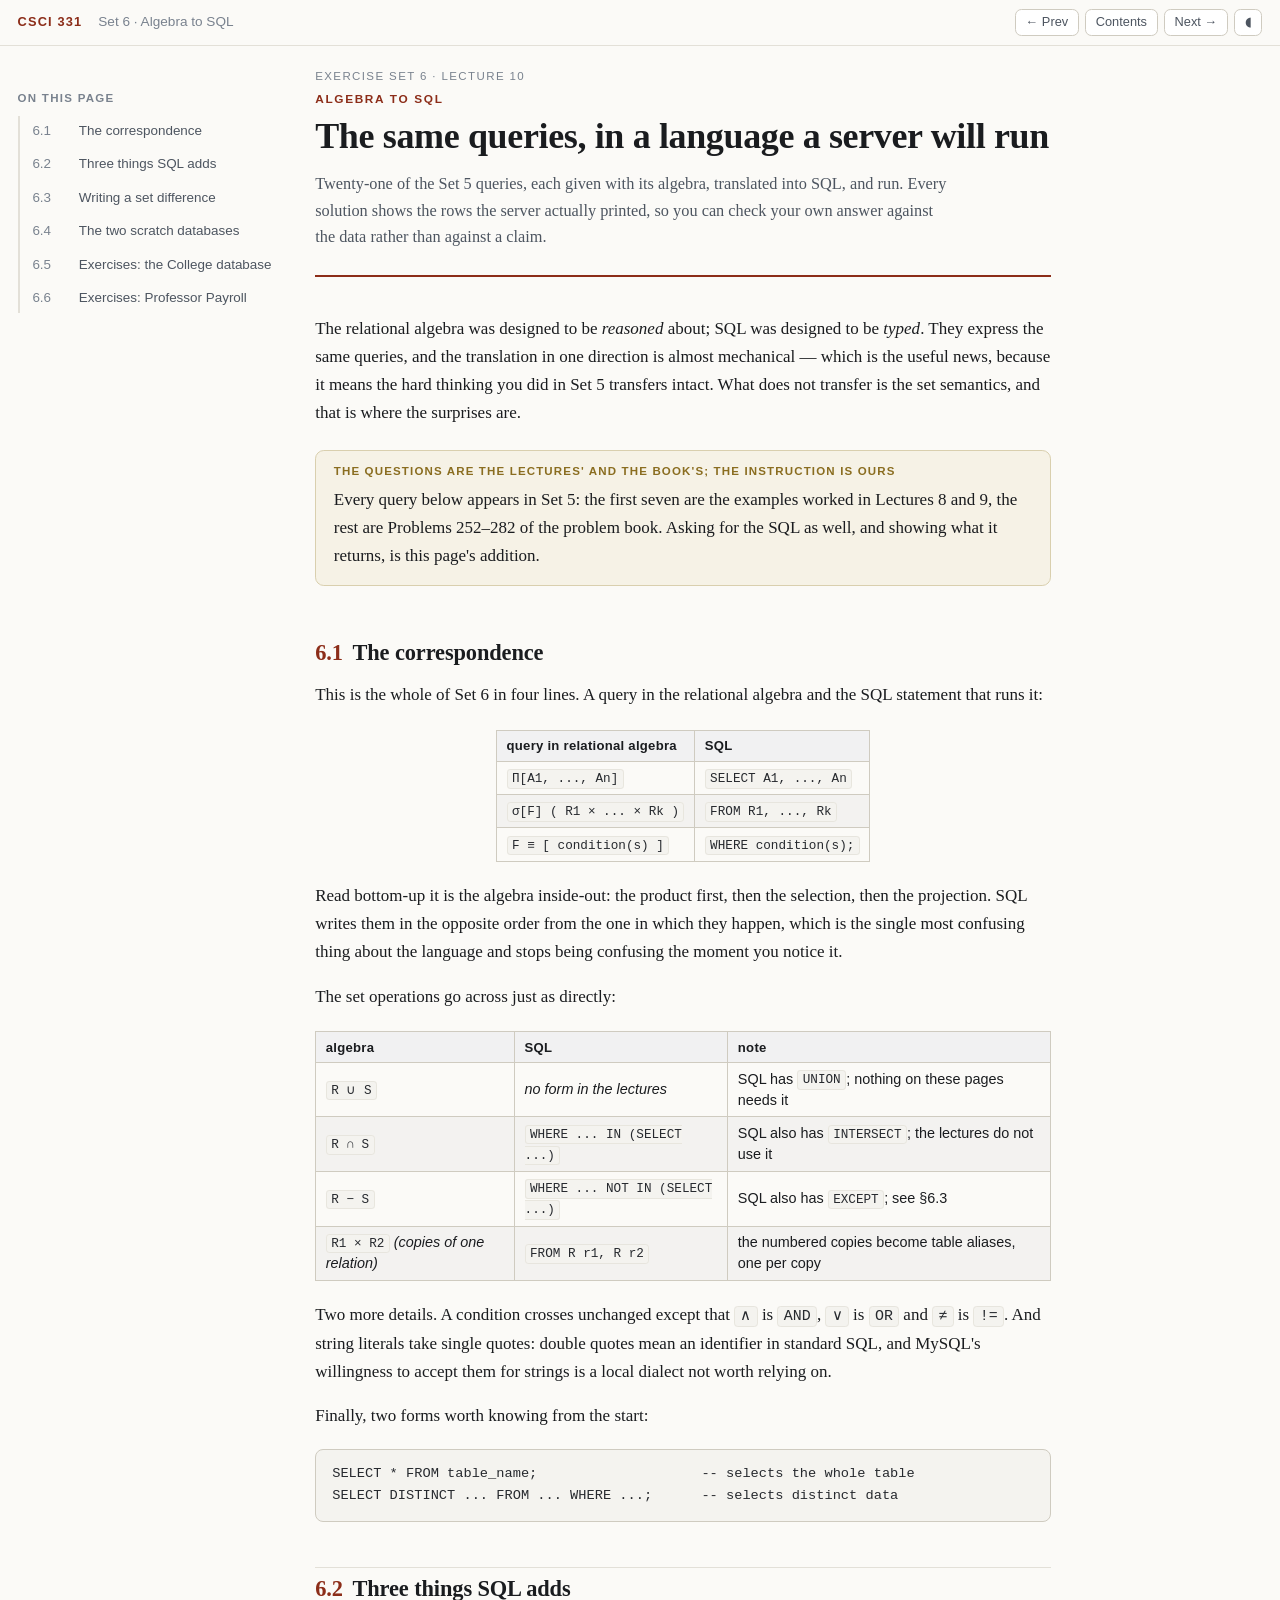
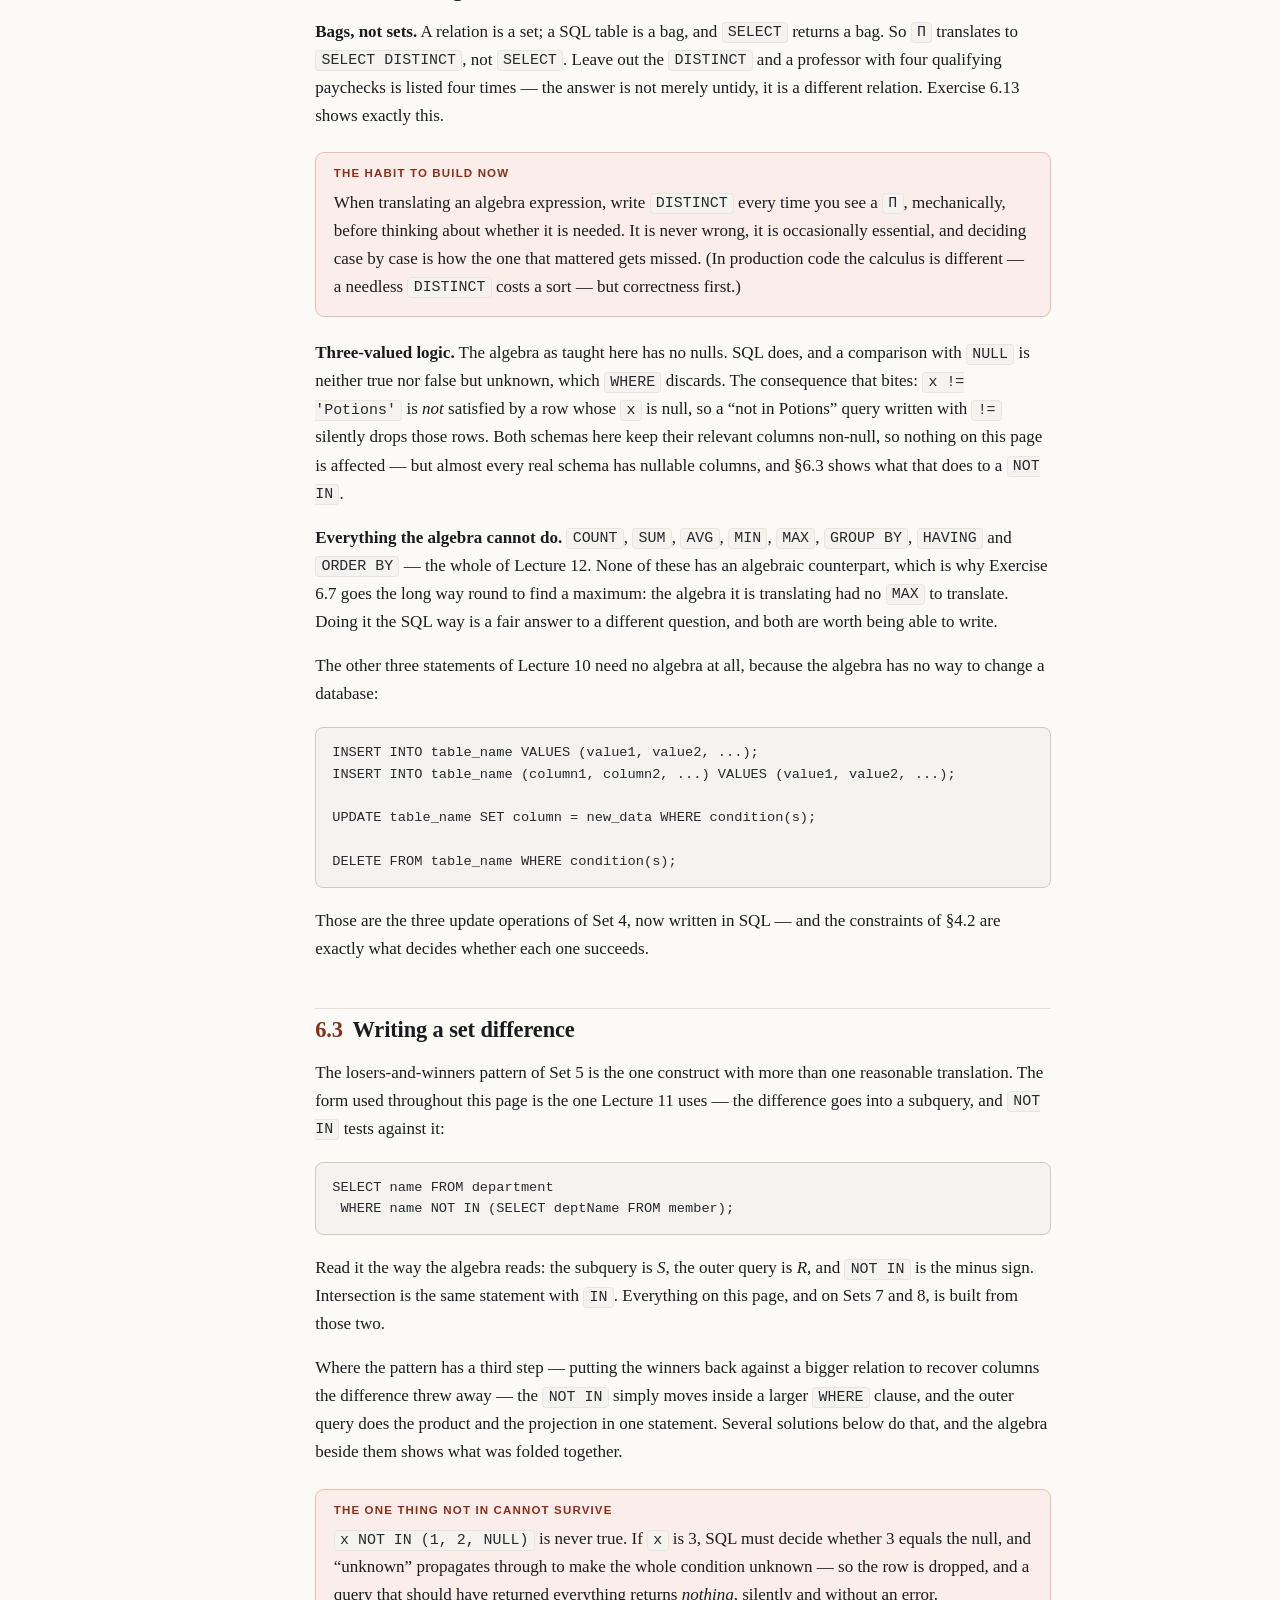
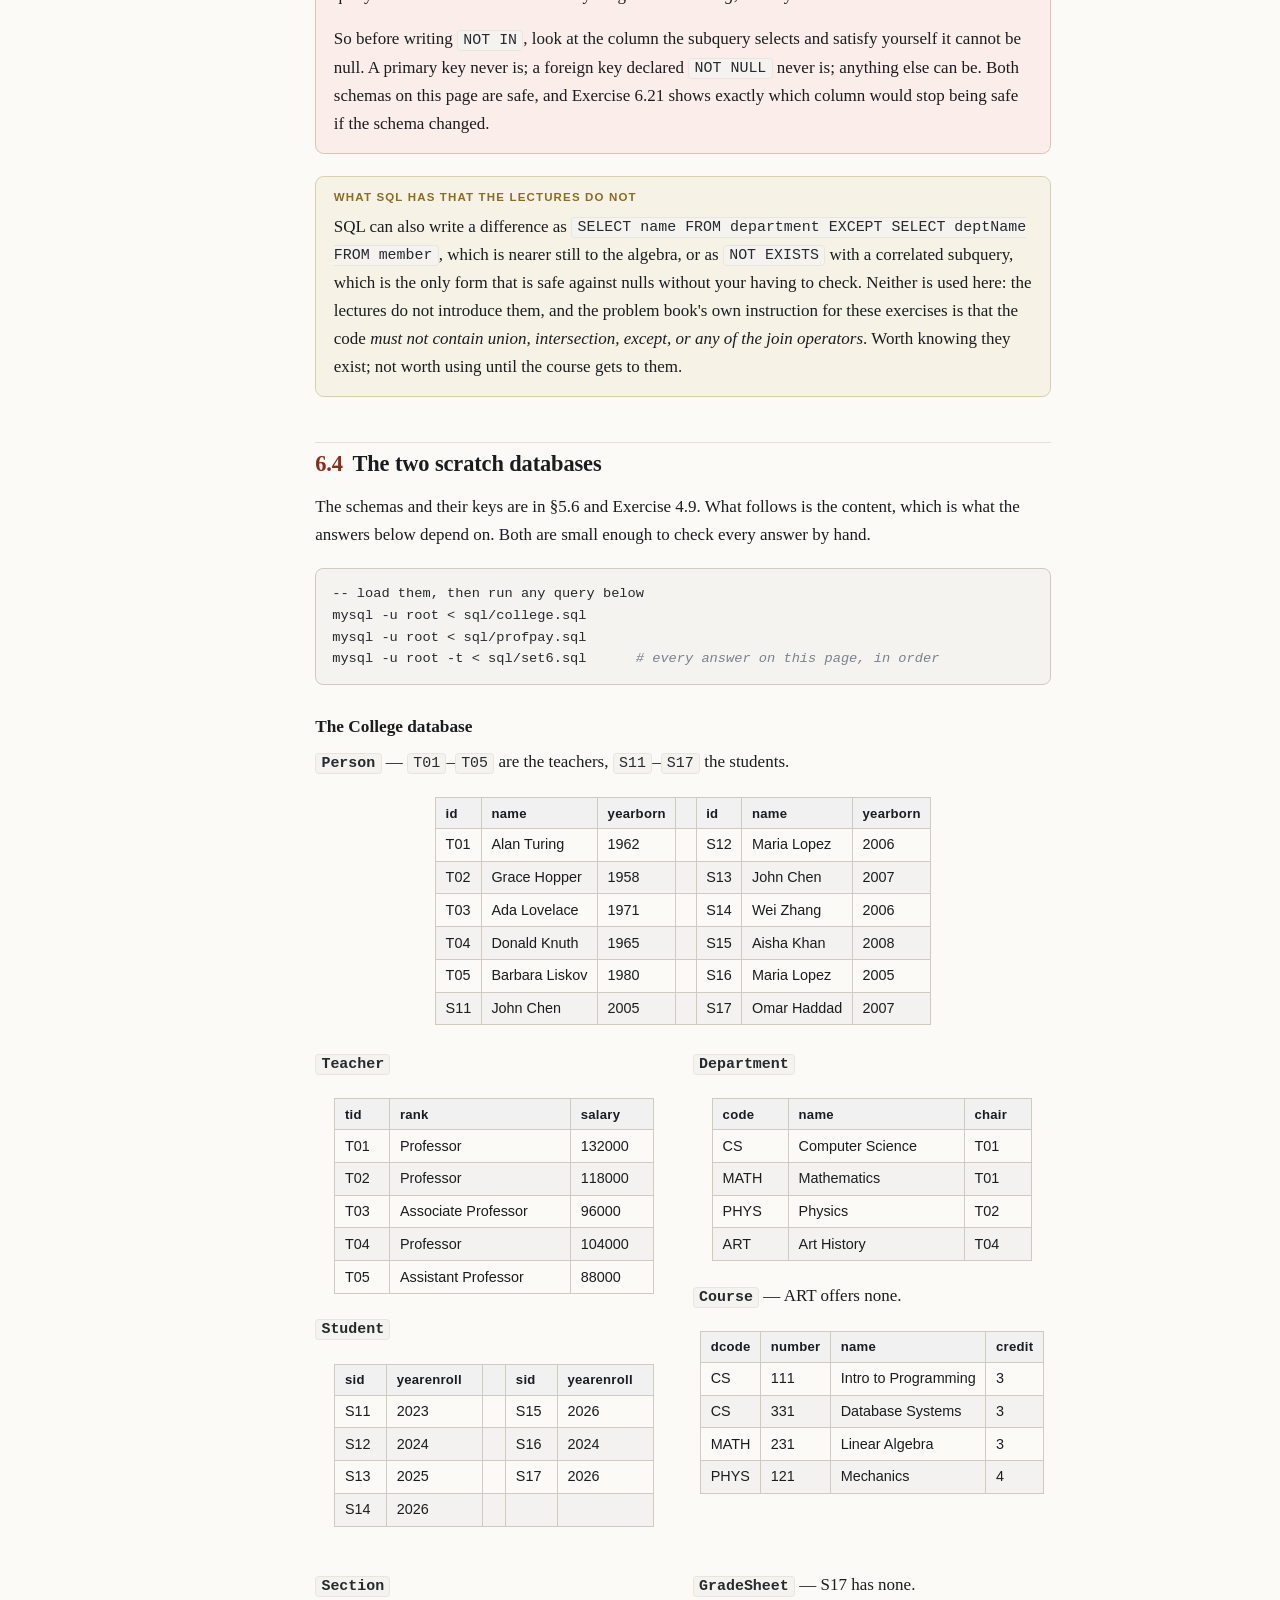
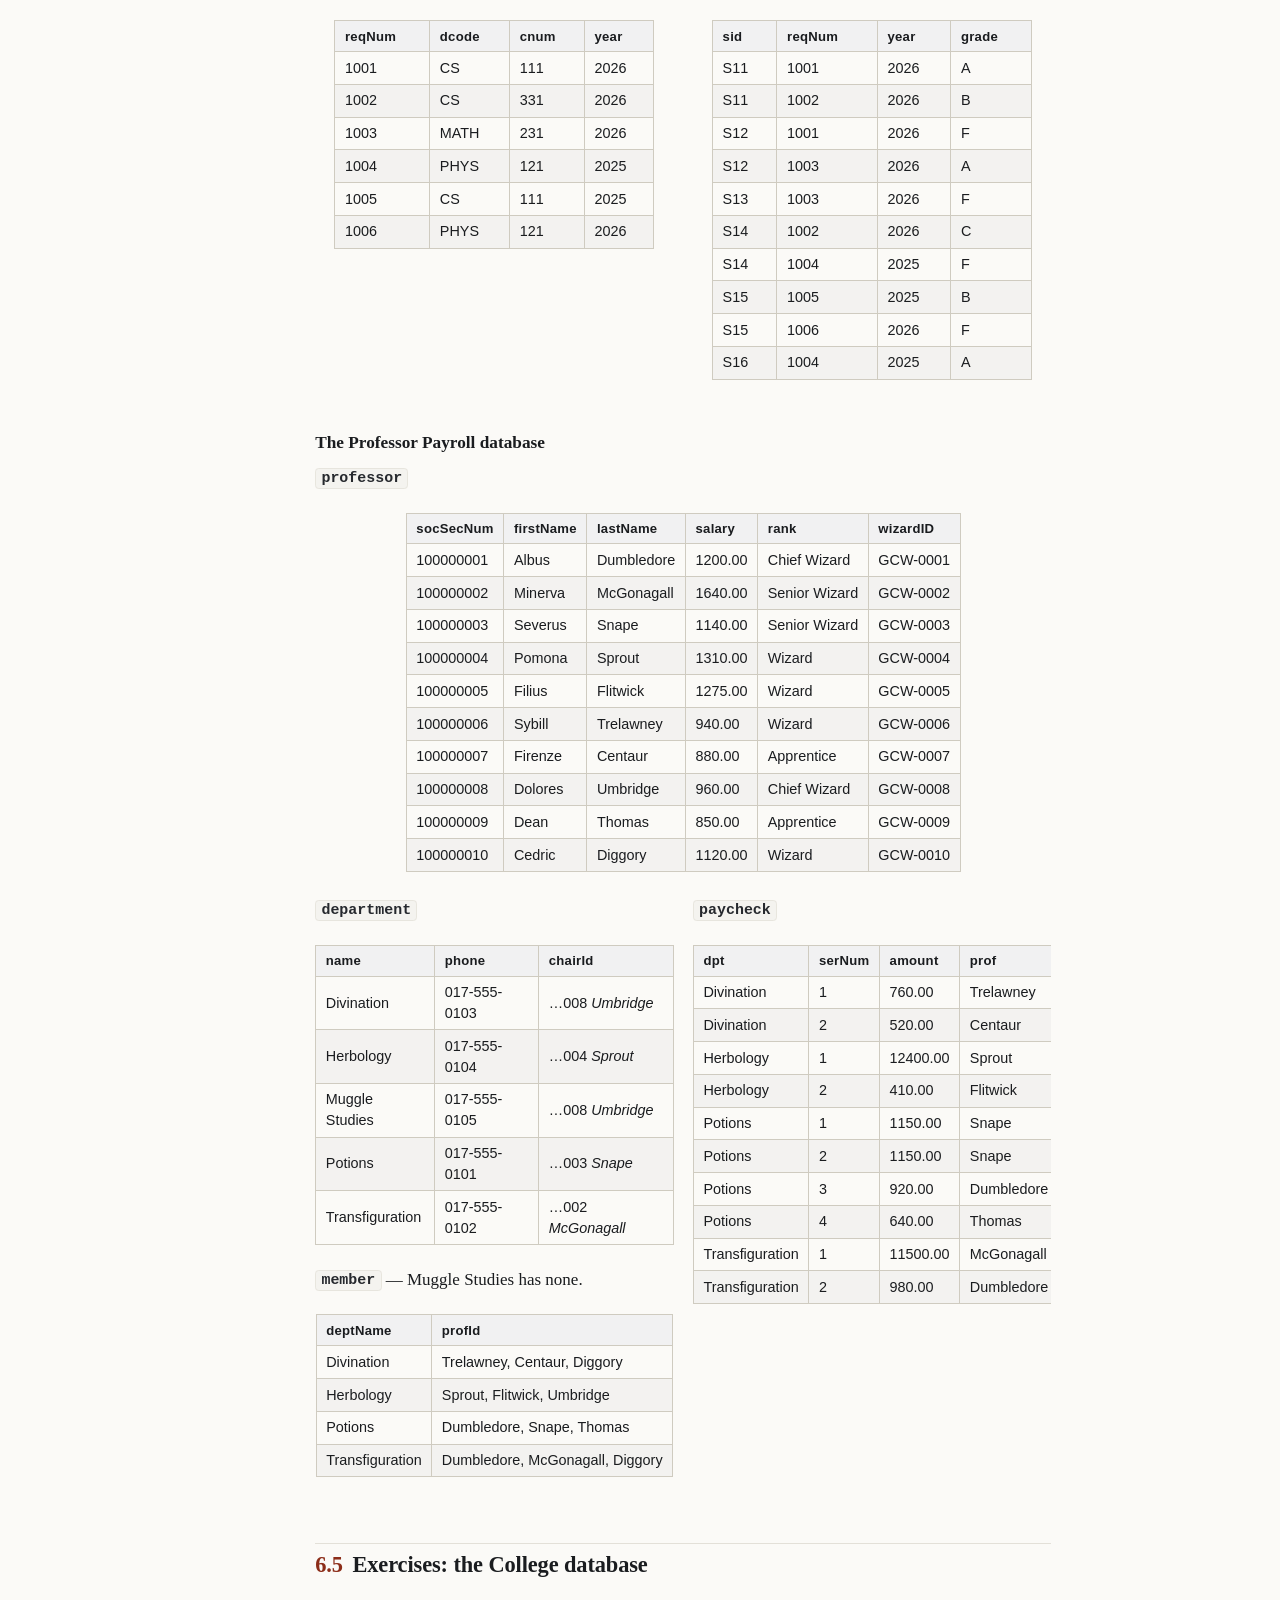
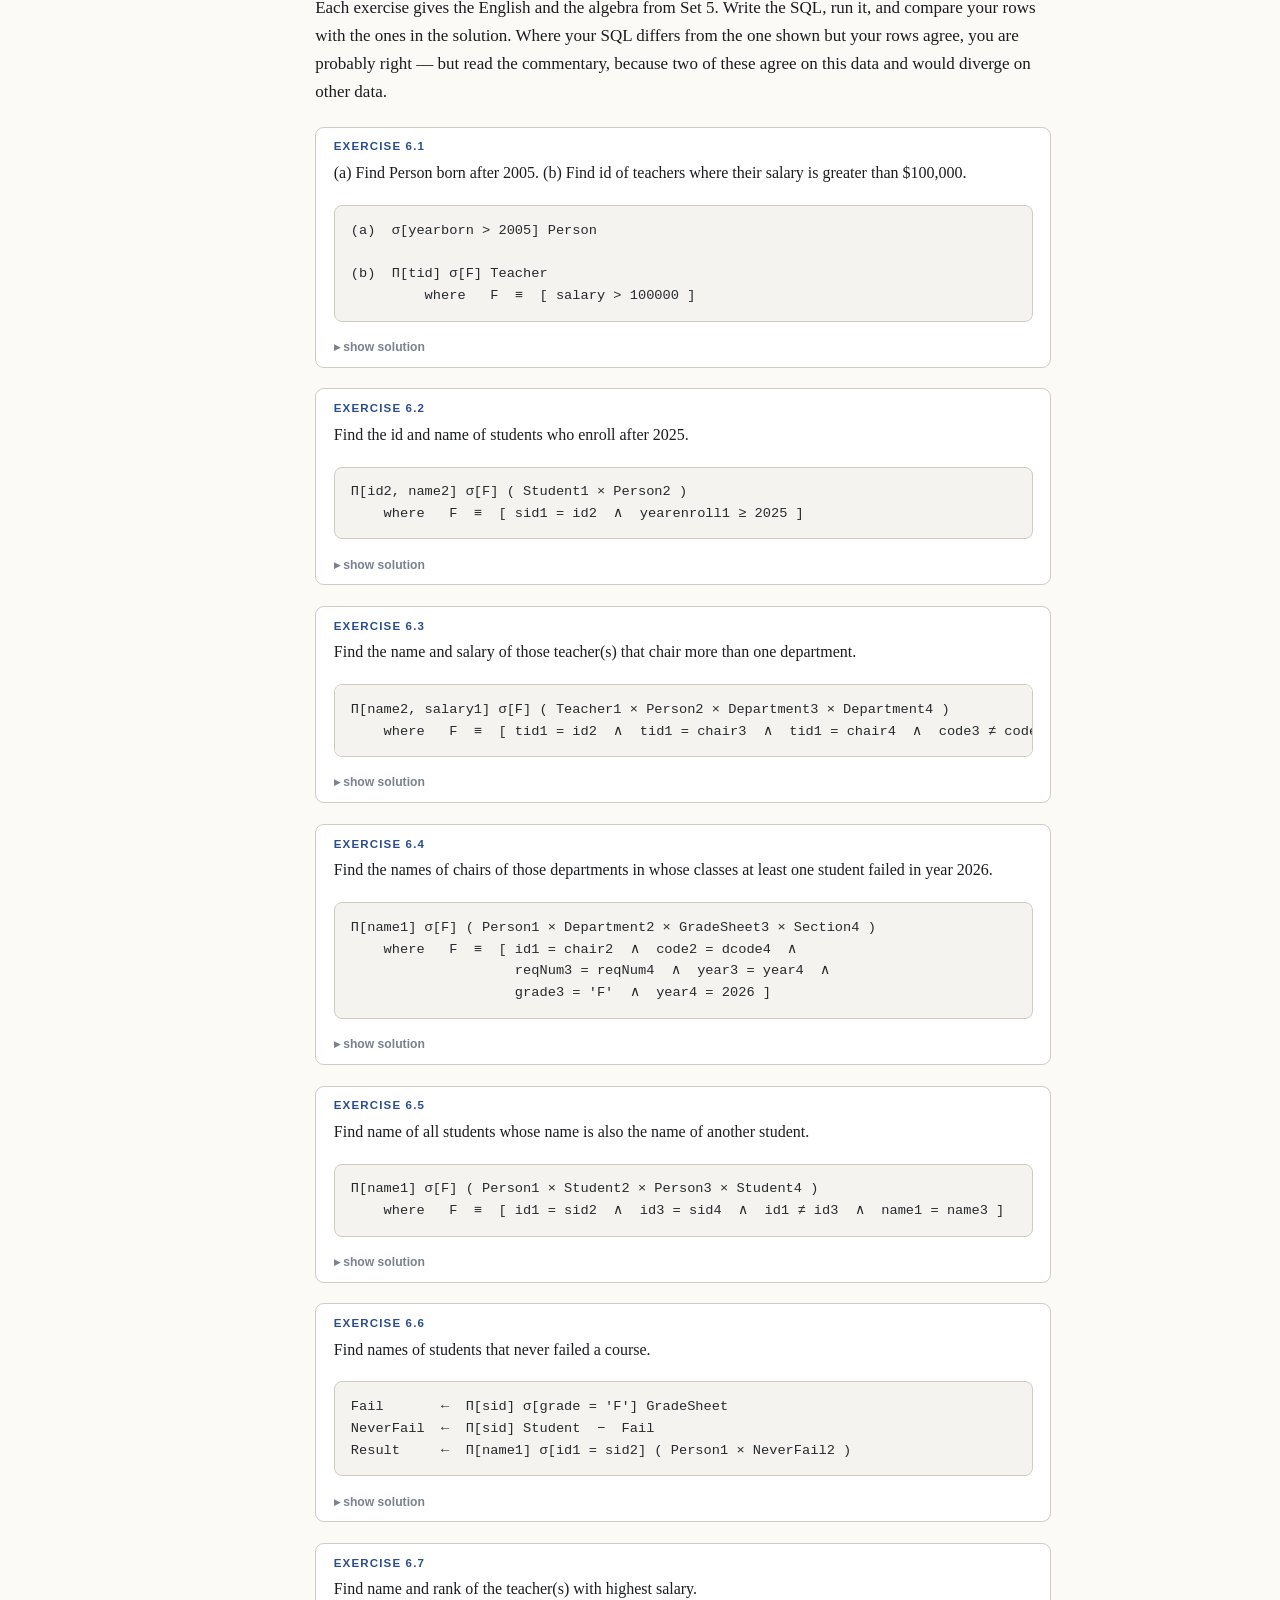
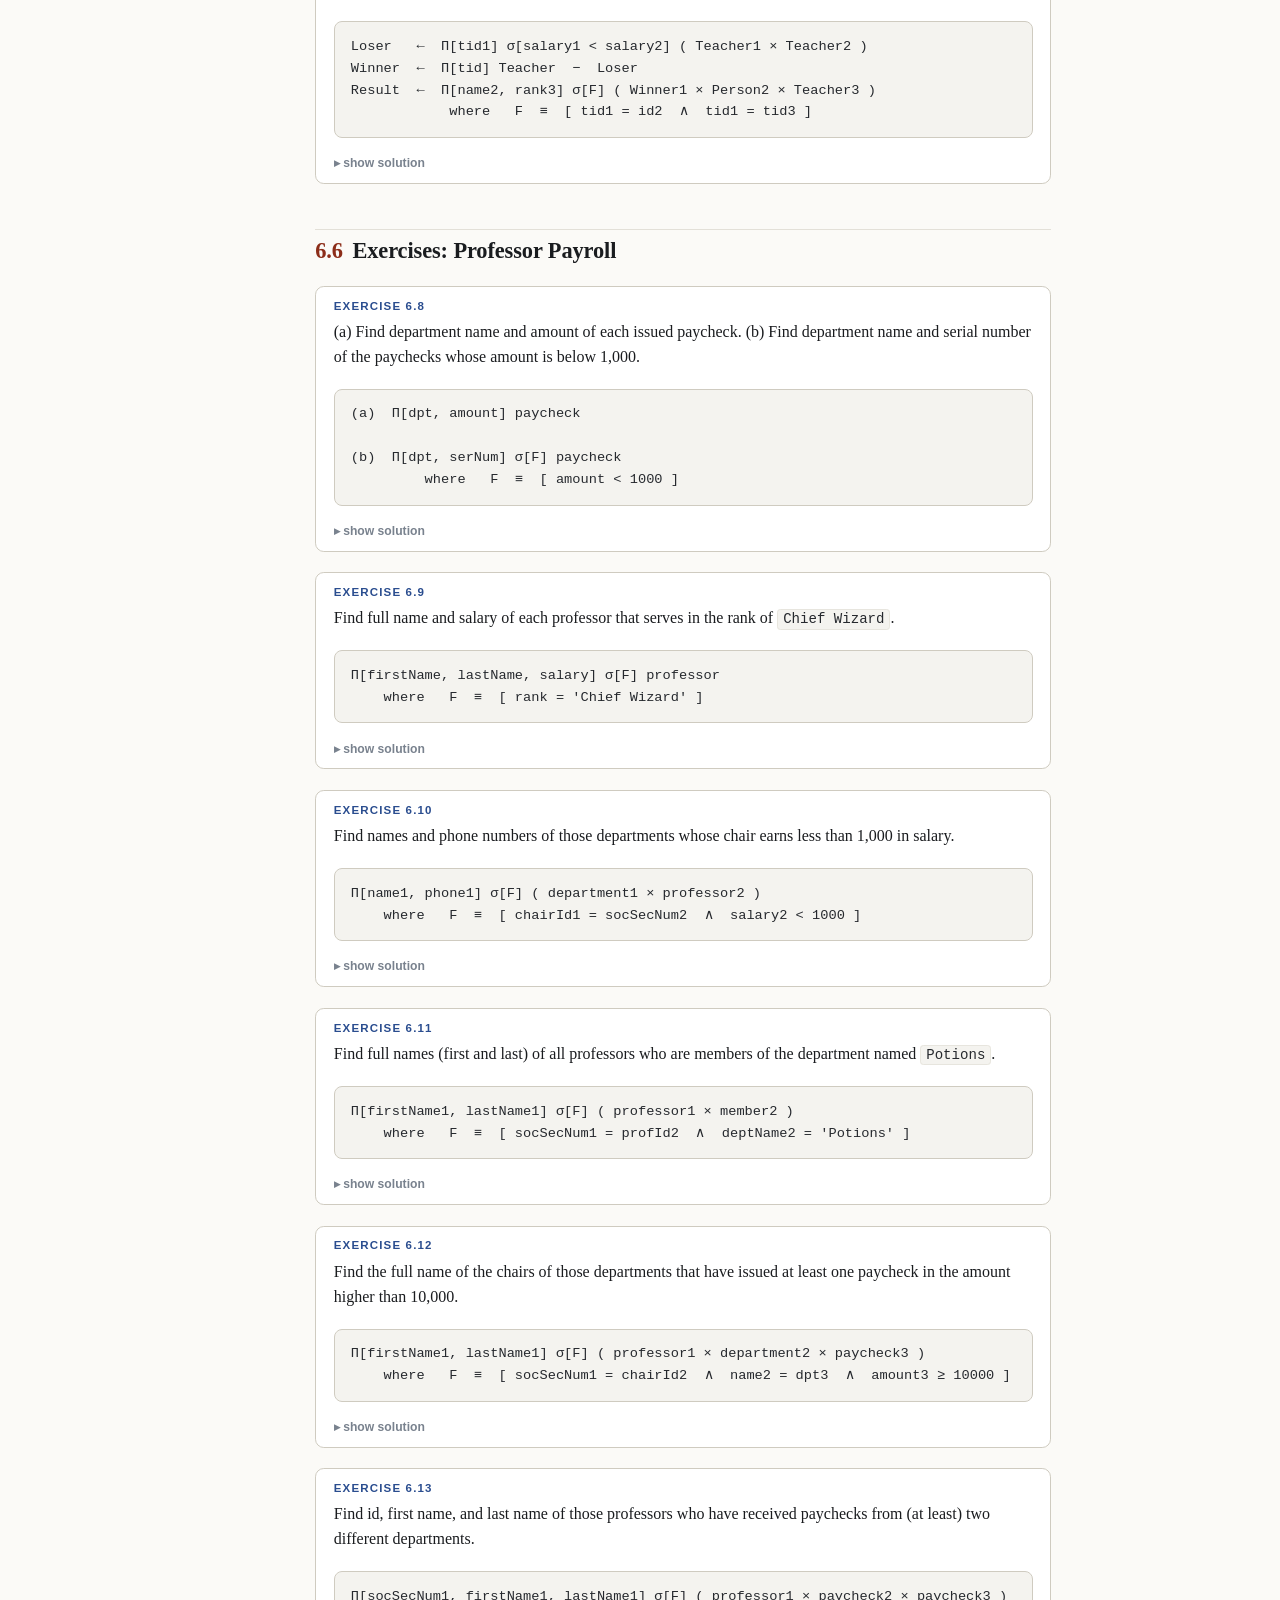
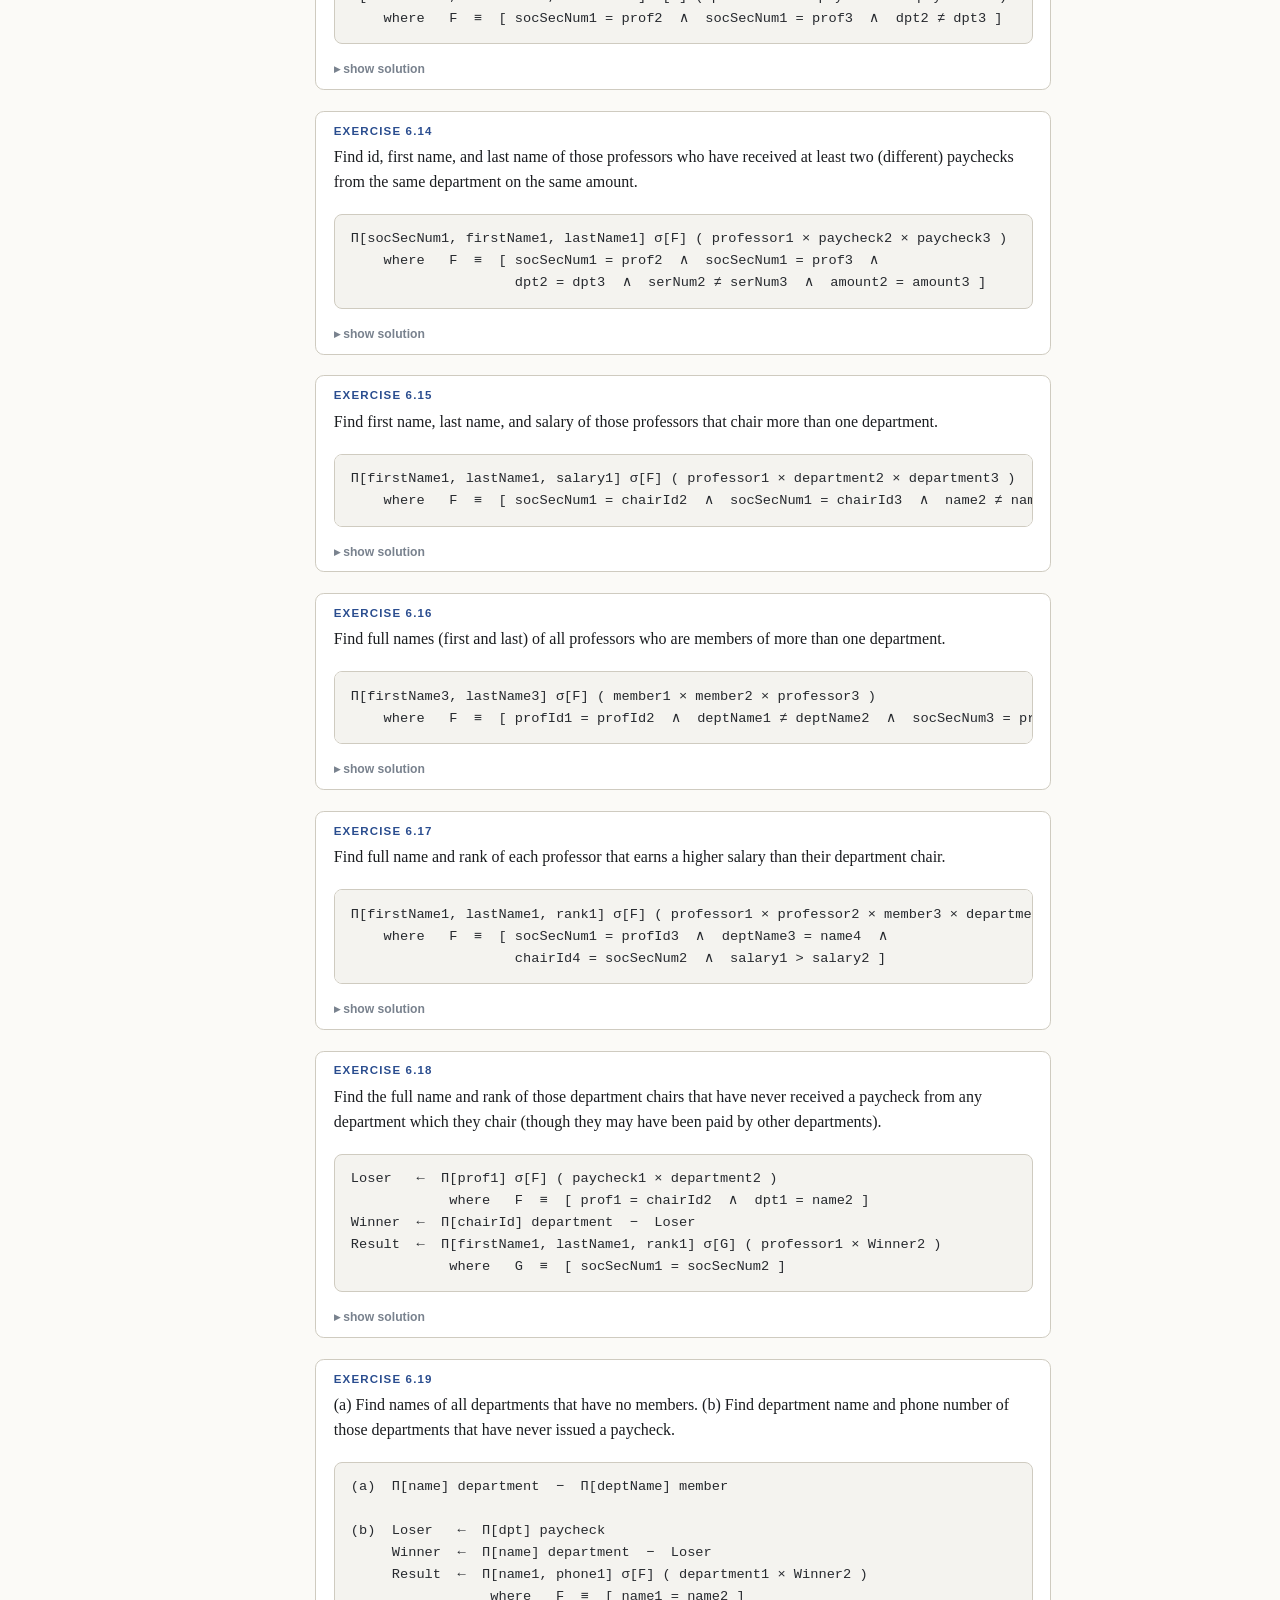
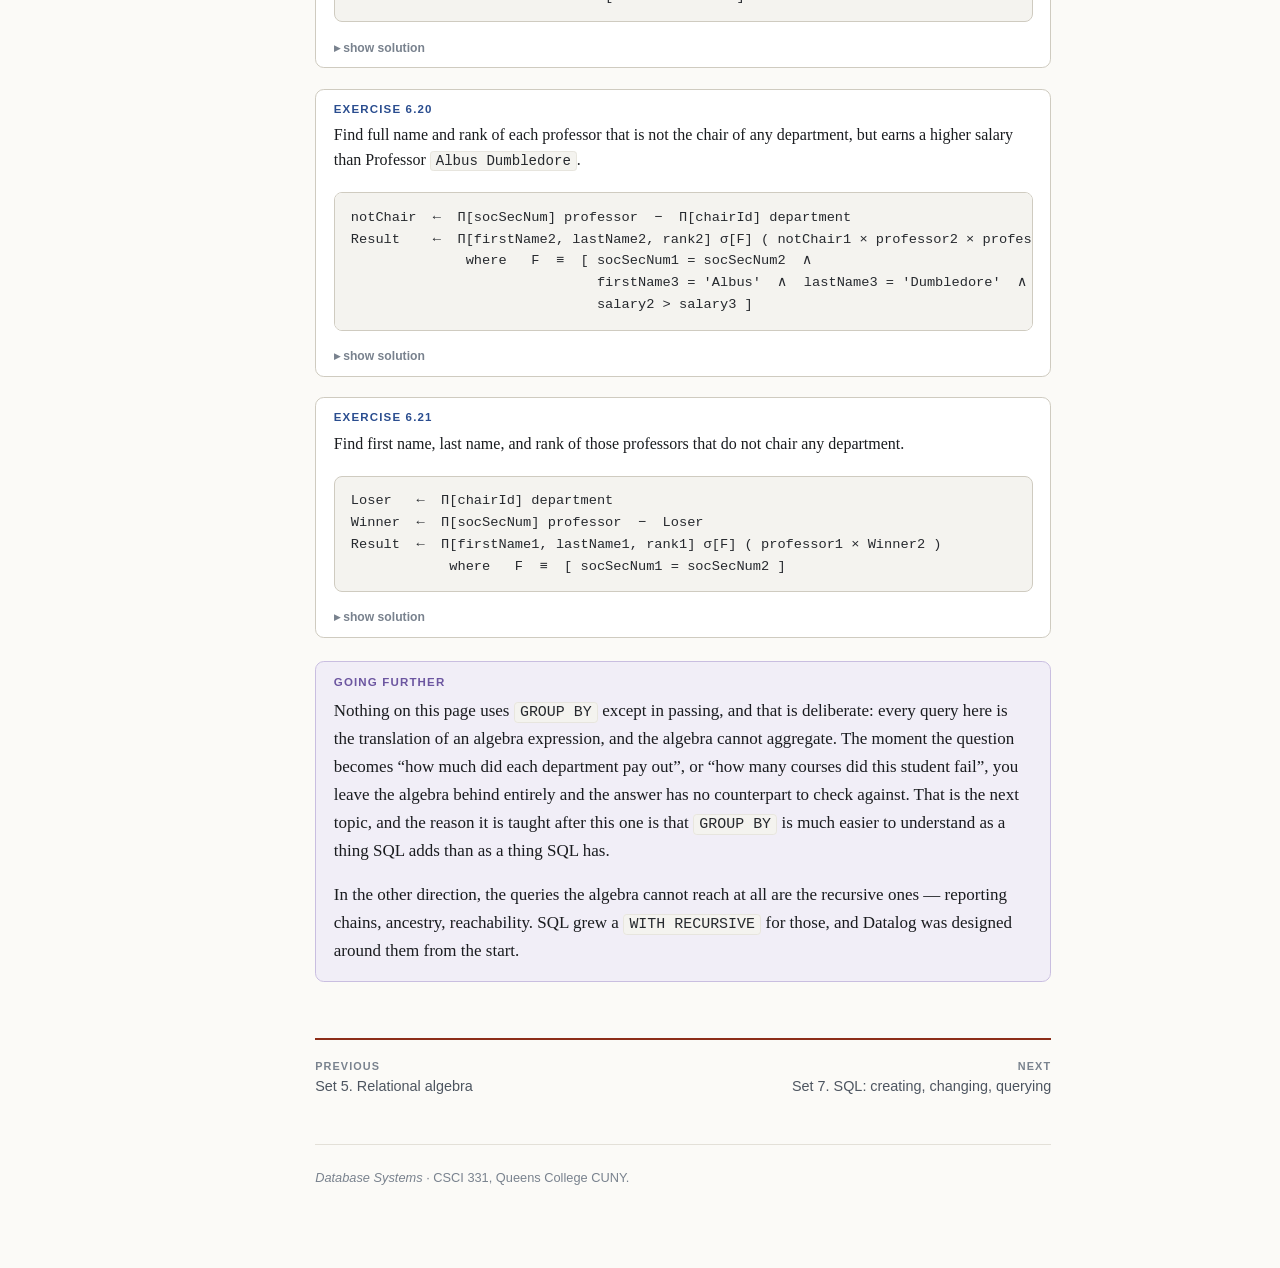
<file: ex-ra-sql.html>
<!DOCTYPE html>
<html lang="en">
<head>
<meta charset="utf-8">
<meta name="viewport" content="width=device-width, initial-scale=1">
<title>Set 6 — From relational algebra to SQL</title>
<link rel="stylesheet" href="assets/style.css">
<script src="assets/notes.js" defer></script>
</head>
<body>
<header class="topbar"><div class="topbar-in">
  <a class="brand" href="index.html">CSCI 331</a>
  <span class="crumb">Set 6 &middot; Algebra to SQL</span>
  <nav class="topnav">
    <a href="ex-ra.html">&larr; Prev</a>
    <a href="index.html">Contents</a>
    <a href="ex-sql.html">Next &rarr;</a>
    <button class="iconbtn" id="themebtn" type="button" title="Light / dark">&#9686;</button>
  </nav>
</div></header>
<div class="wrap">
  <aside class="toc"><p class="toc-title">On this page</p><ol>
    <li><a href="#corr"><span class="t">6.1</span>The correspondence</a></li>
    <li><a href="#adds"><span class="t">6.2</span>Three things SQL adds</a></li>
    <li><a href="#difference"><span class="t">6.3</span>Writing a set difference</a></li>
    <li><a href="#db"><span class="t">6.4</span>The two scratch databases</a></li>
    <li><a href="#college"><span class="t">6.5</span>Exercises: the College database</a></li>
    <li><a href="#payroll"><span class="t">6.6</span>Exercises: Professor Payroll</a></li>
  </ol></aside>
  <main>

<div class="chhead">
  <span class="chpart">Exercise set 6 &middot; Lecture 10</span>
  <span class="chnum">Algebra to SQL</span>
  <h1>The same queries, in a language a server will run</h1>
  <p class="chsum">Twenty-one of the Set 5 queries, each given with its algebra,
  translated into SQL, and run. Every solution shows the rows the server
  actually printed, so you can check your own answer against the data rather
  than against a claim.</p>
</div>

<p>The relational algebra was designed to be <em>reasoned</em> about; SQL was
designed to be <em>typed</em>. They express the same queries, and the
translation in one direction is almost mechanical &mdash; which is the useful
news, because it means the hard thinking you did in Set 5 transfers intact. What
does not transfer is the set semantics, and that is where the surprises are.</p>

<div class="box note"><span class="bt">The questions are the lectures' and the book's; the instruction is ours</span>
<p>Every query below appears in Set 5: the first seven are the examples worked
in Lectures 8 and 9, the rest are Problems 252&ndash;282 of the problem book.
Asking for the SQL as well, and showing what it returns, is this page's
addition.</p></div>

<h2 id="corr"><span class="secnum">6.1</span>The correspondence</h2>

<p>This is the whole of Set 6 in four lines. A query in the relational algebra
and the SQL statement that runs it:</p>

<div class="tablewrap"><table>
<thead><tr><th>query in relational algebra</th><th>SQL</th></tr></thead>
<tbody>
<tr><td><code>&Pi;[A1, ..., An]</code></td><td><code>SELECT A1, ..., An</code></td></tr>
<tr><td><code>&sigma;[F] ( R1 &times; ... &times; Rk )</code></td><td><code>FROM R1, ..., Rk</code></td></tr>
<tr><td><code>F &equiv; [ condition(s) ]</code></td><td><code>WHERE condition(s);</code></td></tr>
</tbody></table></div>

<p>Read bottom-up it is the algebra inside-out: the product first, then the
selection, then the projection. SQL writes them in the opposite order from the
one in which they happen, which is the single most confusing thing about the
language and stops being confusing the moment you notice it.</p>

<p>The set operations go across just as directly:</p>

<div class="tablewrap"><table>
<thead><tr><th>algebra</th><th>SQL</th><th>note</th></tr></thead>
<tbody>
<tr><td><code>R &cup; S</code></td><td><em>no form in the lectures</em></td><td>SQL has <code>UNION</code>; nothing on these pages needs it</td></tr>
<tr><td><code>R &cap; S</code></td><td><code>WHERE ... IN (SELECT ...)</code></td><td>SQL also has <code>INTERSECT</code>; the lectures do not use it</td></tr>
<tr><td><code>R &minus; S</code></td><td><code>WHERE ... NOT IN (SELECT ...)</code></td><td>SQL also has <code>EXCEPT</code>; see &sect;6.3</td></tr>
<tr><td><code>R1 &times; R2</code> <em>(copies of one relation)</em></td><td><code>FROM R r1, R r2</code></td><td>the numbered copies become table aliases, one per copy</td></tr>
</tbody></table></div>

<p>Two more details. A condition crosses unchanged except that <code>&and;</code>
is <code>AND</code>, <code>&or;</code> is <code>OR</code> and <code>&ne;</code>
is <code>!=</code>. And string literals take single quotes: double quotes
mean an identifier in standard SQL, and MySQL's willingness to accept them for
strings is a local dialect not worth relying on.</p>

<p>Finally, two forms worth knowing from the start:</p>

<pre class="asm">SELECT * FROM table_name;                    <span class="c">-- selects the whole table</span>
SELECT DISTINCT ... FROM ... WHERE ...;      <span class="c">-- selects distinct data</span></pre>

<h2 id="adds"><span class="secnum">6.2</span>Three things SQL adds</h2>

<p><strong>Bags, not sets.</strong> A relation is a set; a SQL table is a bag,
and <code>SELECT</code> returns a bag. So <code>&Pi;</code> translates to
<code>SELECT DISTINCT</code>, not <code>SELECT</code>. Leave out the
<code>DISTINCT</code> and a professor with four qualifying paychecks is listed
four times &mdash; the answer is not merely untidy, it is a different relation.
Exercise 6.13 shows exactly this.</p>

<div class="box warn"><span class="bt">The habit to build now</span>
<p>When translating an algebra expression, write <code>DISTINCT</code> every
time you see a <code>&Pi;</code>, mechanically, before thinking about whether it
is needed. It is never wrong, it is occasionally essential, and deciding case by
case is how the one that mattered gets missed. (In production code the calculus
is different &mdash; a needless <code>DISTINCT</code> costs a sort &mdash; but
correctness first.)</p></div>

<p><strong>Three-valued logic.</strong> The algebra as taught here has no nulls.
SQL does, and a comparison with <code>NULL</code> is neither true nor false but
unknown, which <code>WHERE</code> discards. The consequence that bites:
<code>x != 'Potions'</code> is <em>not</em> satisfied by a row whose
<code>x</code> is null, so a &ldquo;not in Potions&rdquo; query written with
<code>!=</code> silently drops those rows. Both schemas here keep their
relevant columns non-null, so nothing on this page is affected &mdash; but
almost every real schema has nullable columns, and &sect;6.3 shows what that
does to a <code>NOT IN</code>.</p>

<p><strong>Everything the algebra cannot do.</strong> <code>COUNT</code>,
<code>SUM</code>, <code>AVG</code>, <code>MIN</code>, <code>MAX</code>,
<code>GROUP BY</code>, <code>HAVING</code> and <code>ORDER BY</code> &mdash; the
whole of Lecture 12. None of these has an algebraic counterpart, which is why
Exercise 6.7 goes the long way round to find a maximum: the algebra it is
translating had no <code>MAX</code> to translate. Doing it the SQL way is a fair
answer to a different question, and both are worth being able to write.</p>

<p>The other three statements of Lecture 10 need no algebra at all, because the
algebra has no way to change a database:</p>

<pre class="asm">INSERT INTO table_name VALUES (value1, value2, ...);
INSERT INTO table_name (column1, column2, ...) VALUES (value1, value2, ...);

UPDATE table_name SET column = new_data WHERE condition(s);

DELETE FROM table_name WHERE condition(s);</pre>

<p>Those are the three update operations of Set 4, now written in SQL &mdash;
and the constraints of &sect;4.2 are exactly what decides whether each one
succeeds.</p>

<h2 id="difference"><span class="secnum">6.3</span>Writing a set difference</h2>

<p>The losers-and-winners pattern of Set 5 is the one construct with more than
one reasonable translation. The form used throughout this page is the one
Lecture 11 uses &mdash; the difference goes into a subquery, and
<code>NOT IN</code> tests against it:</p>

<pre class="asm">SELECT name FROM department
 WHERE name NOT IN (SELECT deptName FROM member);</pre>

<p>Read it the way the algebra reads: the subquery is <em>S</em>, the outer
query is <em>R</em>, and <code>NOT IN</code> is the minus sign. Intersection is
the same statement with <code>IN</code>. Everything on this page, and on Sets 7
and 8, is built from those two.</p>

<p>Where the pattern has a third step &mdash; putting the winners back against
a bigger relation to recover columns the difference threw away &mdash; the
<code>NOT IN</code> simply moves inside a larger <code>WHERE</code> clause, and
the outer query does the product and the projection in one statement. Several
solutions below do that, and the algebra beside them shows what was folded
together.</p>

<div class="box warn"><span class="bt">The one thing NOT IN cannot survive</span>
<p><code>x NOT IN (1, 2, NULL)</code> is never true. If <code>x</code> is 3, SQL
must decide whether 3 equals the null, and &ldquo;unknown&rdquo; propagates
through to make the whole condition unknown &mdash; so the row is dropped, and a
query that should have returned everything returns <em>nothing</em>, silently
and without an error.</p>
<p>So before writing <code>NOT IN</code>, look at the column the subquery
selects and satisfy yourself it cannot be null. A primary key never is; a
foreign key declared <code>NOT NULL</code> never is; anything else can be. Both
schemas on this page are safe, and Exercise 6.21 shows exactly which column
would stop being safe if the schema changed.</p></div>

<div class="box note"><span class="bt">What SQL has that the lectures do not</span>
<p>SQL can also write a difference as <code>SELECT name FROM department EXCEPT
SELECT deptName FROM member</code>, which is nearer still to the algebra, or as
<code>NOT EXISTS</code> with a correlated subquery, which is the only form that
is safe against nulls without your having to check. Neither is used here: the
lectures do not introduce them, and the problem book's own instruction for
these exercises is that the code <em>must not contain union, intersection,
except, or any of the join operators</em>. Worth knowing they exist; not worth
using until the course gets to them.</p></div>

<h2 id="db"><span class="secnum">6.4</span>The two scratch databases</h2>

<p>The schemas and their keys are in &sect;5.6 and Exercise 4.9. What follows is
the content, which is what the answers below depend on. Both are small enough to
check every answer by hand.</p>

<pre class="asm"><span class="c">-- load them, then run any query below</span>
mysql -u root &lt; sql/college.sql
mysql -u root &lt; sql/profpay.sql
mysql -u root -t &lt; sql/set6.sql      <span class="c"># every answer on this page, in order</span></pre>

<h3>The College database</h3>

<p><strong><code>Person</code></strong> &mdash; <code>T01</code>&ndash;<code>T05</code>
are the teachers, <code>S11</code>&ndash;<code>S17</code> the students.</p>
<div class="tablewrap"><table>
<thead><tr><th>id</th><th>name</th><th>yearborn</th><th></th><th>id</th><th>name</th><th>yearborn</th></tr></thead>
<tbody>
<tr><td>T01</td><td>Alan Turing</td><td>1962</td><td></td><td>S12</td><td>Maria Lopez</td><td>2006</td></tr>
<tr><td>T02</td><td>Grace Hopper</td><td>1958</td><td></td><td>S13</td><td>John Chen</td><td>2007</td></tr>
<tr><td>T03</td><td>Ada Lovelace</td><td>1971</td><td></td><td>S14</td><td>Wei Zhang</td><td>2006</td></tr>
<tr><td>T04</td><td>Donald Knuth</td><td>1965</td><td></td><td>S15</td><td>Aisha Khan</td><td>2008</td></tr>
<tr><td>T05</td><td>Barbara Liskov</td><td>1980</td><td></td><td>S16</td><td>Maria Lopez</td><td>2005</td></tr>
<tr><td>S11</td><td>John Chen</td><td>2005</td><td></td><td>S17</td><td>Omar Haddad</td><td>2007</td></tr>
</tbody></table></div>

<div class="grid2">
<div>
<p><strong><code>Teacher</code></strong></p>
<div class="tablewrap"><table>
<thead><tr><th>tid</th><th>rank</th><th>salary</th></tr></thead>
<tbody>
<tr><td>T01</td><td>Professor</td><td>132000</td></tr>
<tr><td>T02</td><td>Professor</td><td>118000</td></tr>
<tr><td>T03</td><td>Associate Professor</td><td>96000</td></tr>
<tr><td>T04</td><td>Professor</td><td>104000</td></tr>
<tr><td>T05</td><td>Assistant Professor</td><td>88000</td></tr>
</tbody></table></div>
<p><strong><code>Student</code></strong></p>
<div class="tablewrap"><table>
<thead><tr><th>sid</th><th>yearenroll</th><th></th><th>sid</th><th>yearenroll</th></tr></thead>
<tbody>
<tr><td>S11</td><td>2023</td><td></td><td>S15</td><td>2026</td></tr>
<tr><td>S12</td><td>2024</td><td></td><td>S16</td><td>2024</td></tr>
<tr><td>S13</td><td>2025</td><td></td><td>S17</td><td>2026</td></tr>
<tr><td>S14</td><td>2026</td><td></td><td></td><td></td></tr>
</tbody></table></div>
</div>
<div>
<p><strong><code>Department</code></strong></p>
<div class="tablewrap"><table>
<thead><tr><th>code</th><th>name</th><th>chair</th></tr></thead>
<tbody>
<tr><td>CS</td><td>Computer Science</td><td>T01</td></tr>
<tr><td>MATH</td><td>Mathematics</td><td>T01</td></tr>
<tr><td>PHYS</td><td>Physics</td><td>T02</td></tr>
<tr><td>ART</td><td>Art History</td><td>T04</td></tr>
</tbody></table></div>
<p><strong><code>Course</code></strong> &mdash; ART offers none.</p>
<div class="tablewrap"><table>
<thead><tr><th>dcode</th><th>number</th><th>name</th><th>credit</th></tr></thead>
<tbody>
<tr><td>CS</td><td>111</td><td>Intro to Programming</td><td>3</td></tr>
<tr><td>CS</td><td>331</td><td>Database Systems</td><td>3</td></tr>
<tr><td>MATH</td><td>231</td><td>Linear Algebra</td><td>3</td></tr>
<tr><td>PHYS</td><td>121</td><td>Mechanics</td><td>4</td></tr>
</tbody></table></div>
</div>
</div>

<div class="grid2">
<div>
<p><strong><code>Section</code></strong></p>
<div class="tablewrap"><table>
<thead><tr><th>reqNum</th><th>dcode</th><th>cnum</th><th>year</th></tr></thead>
<tbody>
<tr><td>1001</td><td>CS</td><td>111</td><td>2026</td></tr>
<tr><td>1002</td><td>CS</td><td>331</td><td>2026</td></tr>
<tr><td>1003</td><td>MATH</td><td>231</td><td>2026</td></tr>
<tr><td>1004</td><td>PHYS</td><td>121</td><td>2025</td></tr>
<tr><td>1005</td><td>CS</td><td>111</td><td>2025</td></tr>
<tr><td>1006</td><td>PHYS</td><td>121</td><td>2026</td></tr>
</tbody></table></div>
</div>
<div>
<p><strong><code>GradeSheet</code></strong> &mdash; S17 has none.</p>
<div class="tablewrap"><table>
<thead><tr><th>sid</th><th>reqNum</th><th>year</th><th>grade</th></tr></thead>
<tbody>
<tr><td>S11</td><td>1001</td><td>2026</td><td>A</td></tr>
<tr><td>S11</td><td>1002</td><td>2026</td><td>B</td></tr>
<tr><td>S12</td><td>1001</td><td>2026</td><td>F</td></tr>
<tr><td>S12</td><td>1003</td><td>2026</td><td>A</td></tr>
<tr><td>S13</td><td>1003</td><td>2026</td><td>F</td></tr>
<tr><td>S14</td><td>1002</td><td>2026</td><td>C</td></tr>
<tr><td>S14</td><td>1004</td><td>2025</td><td>F</td></tr>
<tr><td>S15</td><td>1005</td><td>2025</td><td>B</td></tr>
<tr><td>S15</td><td>1006</td><td>2026</td><td>F</td></tr>
<tr><td>S16</td><td>1004</td><td>2025</td><td>A</td></tr>
</tbody></table></div>
</div>
</div>

<h3>The Professor Payroll database</h3>

<p><strong><code>professor</code></strong></p>
<div class="tablewrap"><table>
<thead><tr><th>socSecNum</th><th>firstName</th><th>lastName</th><th>salary</th><th>rank</th><th>wizardID</th></tr></thead>
<tbody>
<tr><td>100000001</td><td>Albus</td><td>Dumbledore</td><td>1200.00</td><td>Chief Wizard</td><td>GCW-0001</td></tr>
<tr><td>100000002</td><td>Minerva</td><td>McGonagall</td><td>1640.00</td><td>Senior Wizard</td><td>GCW-0002</td></tr>
<tr><td>100000003</td><td>Severus</td><td>Snape</td><td>1140.00</td><td>Senior Wizard</td><td>GCW-0003</td></tr>
<tr><td>100000004</td><td>Pomona</td><td>Sprout</td><td>1310.00</td><td>Wizard</td><td>GCW-0004</td></tr>
<tr><td>100000005</td><td>Filius</td><td>Flitwick</td><td>1275.00</td><td>Wizard</td><td>GCW-0005</td></tr>
<tr><td>100000006</td><td>Sybill</td><td>Trelawney</td><td>940.00</td><td>Wizard</td><td>GCW-0006</td></tr>
<tr><td>100000007</td><td>Firenze</td><td>Centaur</td><td>880.00</td><td>Apprentice</td><td>GCW-0007</td></tr>
<tr><td>100000008</td><td>Dolores</td><td>Umbridge</td><td>960.00</td><td>Chief Wizard</td><td>GCW-0008</td></tr>
<tr><td>100000009</td><td>Dean</td><td>Thomas</td><td>850.00</td><td>Apprentice</td><td>GCW-0009</td></tr>
<tr><td>100000010</td><td>Cedric</td><td>Diggory</td><td>1120.00</td><td>Wizard</td><td>GCW-0010</td></tr>
</tbody></table></div>

<div class="grid2">
<div>
<p><strong><code>department</code></strong></p>
<div class="tablewrap"><table>
<thead><tr><th>name</th><th>phone</th><th>chairId</th></tr></thead>
<tbody>
<tr><td>Divination</td><td>017-555-0103</td><td>…008 <em>Umbridge</em></td></tr>
<tr><td>Herbology</td><td>017-555-0104</td><td>…004 <em>Sprout</em></td></tr>
<tr><td>Muggle Studies</td><td>017-555-0105</td><td>…008 <em>Umbridge</em></td></tr>
<tr><td>Potions</td><td>017-555-0101</td><td>…003 <em>Snape</em></td></tr>
<tr><td>Transfiguration</td><td>017-555-0102</td><td>…002 <em>McGonagall</em></td></tr>
</tbody></table></div>
<p><strong><code>member</code></strong> &mdash; Muggle Studies has none.</p>
<div class="tablewrap"><table>
<thead><tr><th>deptName</th><th>profId</th></tr></thead>
<tbody>
<tr><td>Divination</td><td>Trelawney, Centaur, Diggory</td></tr>
<tr><td>Herbology</td><td>Sprout, Flitwick, Umbridge</td></tr>
<tr><td>Potions</td><td>Dumbledore, Snape, Thomas</td></tr>
<tr><td>Transfiguration</td><td>Dumbledore, McGonagall, Diggory</td></tr>
</tbody></table></div>
</div>
<div>
<p><strong><code>paycheck</code></strong></p>
<div class="tablewrap"><table>
<thead><tr><th>dpt</th><th>serNum</th><th>amount</th><th>prof</th></tr></thead>
<tbody>
<tr><td>Divination</td><td>1</td><td>760.00</td><td>Trelawney</td></tr>
<tr><td>Divination</td><td>2</td><td>520.00</td><td>Centaur</td></tr>
<tr><td>Herbology</td><td>1</td><td>12400.00</td><td>Sprout</td></tr>
<tr><td>Herbology</td><td>2</td><td>410.00</td><td>Flitwick</td></tr>
<tr><td>Potions</td><td>1</td><td>1150.00</td><td>Snape</td></tr>
<tr><td>Potions</td><td>2</td><td>1150.00</td><td>Snape</td></tr>
<tr><td>Potions</td><td>3</td><td>920.00</td><td>Dumbledore</td></tr>
<tr><td>Potions</td><td>4</td><td>640.00</td><td>Thomas</td></tr>
<tr><td>Transfiguration</td><td>1</td><td>11500.00</td><td>McGonagall</td></tr>
<tr><td>Transfiguration</td><td>2</td><td>980.00</td><td>Dumbledore</td></tr>
</tbody></table></div>
</div>
</div>

<h2 id="college"><span class="secnum">6.5</span>Exercises: the College database</h2>

<p>Each exercise gives the English and the algebra from Set 5. Write the SQL,
run it, and compare your rows with the ones in the solution. Where your SQL
differs from the one shown but your rows agree, you are probably right &mdash;
but read the commentary, because two of these agree on this data and would
diverge on other data.</p>

<details class="prob"><summary data-label="Exercise 6.1">(a) Find Person born after 2005. (b) Find id of teachers where their salary is greater than $100,000.
<pre>(a)  &sigma;[yearborn &gt; 2005] Person

(b)  &Pi;[tid] &sigma;[F] Teacher
         where   F  &equiv;  [ salary &gt; 100000 ]</pre></summary><div class="sol">
<pre class="asm">SELECT * FROM Person WHERE yearborn &gt; 2005;

SELECT DISTINCT tid FROM Teacher WHERE salary &gt; 100000;</pre>
<pre>+-----+-------------+-------------------+----------+     +-----+
| id  | name        | address           | yearborn |     | tid |
+-----+-------------+-------------------+----------+     +-----+
| S12 | Maria Lopez | 12 Main St        |     2006 |     | T01 |
| S13 | John Chen   | 13 Union St       |     2007 |     | T02 |
| S14 | Wei Zhang   | 14 Parsons Blvd   |     2006 |     | T04 |
| S15 | Aisha Khan  | 15 Jewel Ave      |     2008 |     +-----+
| S17 | Omar Haddad | 17 Horace Harding |     2007 |
+-----+-------------+-------------------+----------+</pre>
<p><strong>(a)</strong> A bare selection is <code>SELECT *</code>: no projection
in the algebra, so no column list in the SQL. The schema of the result is the
whole of <code>Person</code>, and the four columns come out in the order the
table declares them.</p>
<p><strong>(b)</strong> Selection becomes <code>WHERE</code>, projection becomes
the select list, and the order reverses on the page while staying the same in
the machine. The <code>DISTINCT</code> changes nothing here, because
<code>tid</code> is the primary key of <code>Teacher</code> and cannot repeat
&mdash; which is the general rule: a projection that keeps a key never needs it,
and one that drops part of a key always might. Write it anyway.</p>
</div></details>

<details class="prob"><summary data-label="Exercise 6.2">Find the id and name of students who enroll after 2025.
<pre>&Pi;[id2, name2] &sigma;[F] ( Student1 &times; Person2 )
    where   F  &equiv;  [ sid1 = id2  &and;  yearenroll1 &ge; 2025 ]</pre></summary><div class="sol">
<pre class="asm">SELECT DISTINCT p2.id, p2.name
  FROM Student s1, Person p2
 WHERE s1.sid = p2.id
   AND s1.yearenroll &gt;= 2025;</pre>
<pre>+-----+-------------+
| id  | name        |
+-----+-------------+
| S13 | John Chen   |
| S14 | Wei Zhang   |
| S15 | Aisha Khan  |
| S17 | Omar Haddad |
+-----+-------------+</pre>
<p>The first translated product, and the template for everything that follows.
<code>Student1 &times; Person2</code> becomes
<code>FROM Student s1, Person p2</code>; the numbered copies become the aliases
<code>s1</code> and <code>p2</code>; the two conjuncts become two lines of the
<code>WHERE</code>, one the link and one the real condition.</p>
<p>Written as a modern join it is the same query:</p>
<pre class="asm">SELECT DISTINCT p.id, p.name
  FROM Student s JOIN Person p ON s.sid = p.id
 WHERE s.yearenroll &gt;= 2025;</pre>
<p>which separates the link from the filter and is better style in anything
long. The comma form is used throughout this page because it matches the
algebra line for line, and that correspondence is the thing being taught.</p>
<p><strong>Qualify every column in a multi-table query.</strong> Unqualified,
<code>name</code> would work here, since only one table has it &mdash; and would
break the first time someone added a <code>name</code> to <code>Student</code>.
Three characters remove a whole class of silent breakage.</p>
</div></details>

<details class="prob"><summary data-label="Exercise 6.3">Find the name and salary of those teacher(s) that chair more than one department.
<pre>&Pi;[name2, salary1] &sigma;[F] ( Teacher1 &times; Person2 &times; Department3 &times; Department4 )
    where   F  &equiv;  [ tid1 = id2  &and;  tid1 = chair3  &and;  tid1 = chair4  &and;  code3 &ne; code4 ]</pre></summary><div class="sol">
<pre class="asm">SELECT DISTINCT p2.name, t1.salary
  FROM Teacher t1, Person p2, Department d3, Department d4
 WHERE t1.tid = p2.id
   AND t1.tid = d3.chair
   AND t1.tid = d4.chair
   AND d3.code != d4.code;</pre>
<pre>+-------------+-----------+
| name        | salary    |
+-------------+-----------+
| Alan Turing | 132000.00 |
+-------------+-----------+</pre>
<p>Two copies of <code>Department</code> in the <code>FROM</code>, which is what
the numbered copies <code>Department3</code> and <code>Department4</code> mean.
Without the aliases the query is a syntax error; with them it is exactly the
algebra, conjunct for conjunct.</p>
<p><strong>This is a <code>DISTINCT</code> exercise.</strong> Turing chairs CS
and MATH, so the pair qualifies in both orders &mdash;
<code>(CS, MATH)</code> and <code>(MATH, CS)</code> &mdash; and without
<code>DISTINCT</code> he appears twice. Had he chaired three departments it
would be six times. The algebra's <code>&Pi;</code> deduplicates silently; SQL
does not.</p>
<p>The idiomatic SQL is shorter and has no algebraic counterpart at all:</p>
<pre class="asm">SELECT p.name, t.salary
  FROM Teacher t JOIN Person p ON t.tid = p.id
                 JOIN Department d ON d.chair = t.tid
 GROUP BY p.name, t.salary
HAVING COUNT(*) &gt;= 2;</pre>
<p>There is no <code>COUNT</code> in the algebra, which is why the long way
round exists &mdash; and why &ldquo;at least <var>k</var>&rdquo; for a
<var>k</var> larger than two or three is painful in algebra and trivial in
SQL.</p>
</div></details>

<details class="prob"><summary data-label="Exercise 6.4">Find the names of chairs of those departments in whose classes at least one student failed in year 2026.
<pre>&Pi;[name1] &sigma;[F] ( Person1 &times; Department2 &times; GradeSheet3 &times; Section4 )
    where   F  &equiv;  [ id1 = chair2  &and;  code2 = dcode4  &and;
                    reqNum3 = reqNum4  &and;  year3 = year4  &and;
                    grade3 = 'F'  &and;  year4 = 2026 ]</pre></summary><div class="sol">
<pre class="asm">SELECT DISTINCT p1.name
  FROM Person p1, Department d2, GradeSheet g3, Section s4
 WHERE p1.id      = d2.chair
   AND d2.code    = s4.dcode
   AND g3.reqNum  = s4.reqNum
   AND g3.year    = s4.year
   AND g3.grade   = 'F'
   AND s4.year    = 2026;</pre>
<pre>+--------------+
| name         |
+--------------+
| Alan Turing  |
| Grace Hopper |
+--------------+</pre>
<p>Four tables, four links, two filters &mdash; and the longest
<code>WHERE</code> on the page is still just the filter formula written out one
conjunct per line. Laying it out that way, with the equals signs aligned, makes
a missing link visible; crammed onto one line it is not.</p>
<p><strong>The composite foreign key is two lines, not one.</strong>
<code>GradeSheet</code> references <code>Section</code> on
<code>(reqNum, year)</code>, so both <code>g3.reqNum = s4.reqNum</code> and
<code>g3.year = s4.year</code> are needed. Drop the second and a 2026 grade
sheet matches a 2025 section with the same registration number &mdash; our
<code>reqNum</code> 1004 and 1006 are both PHYS 121, in different years, so this
is not hypothetical.</p>
<p>Turing chairs CS (S12 failed section 1001) and MATH (S13 failed 1003); Hopper
chairs PHYS (S15 failed 1006). Knuth chairs ART, which has no courses and so no
sections and so no failures. The <code>DISTINCT</code> is what stops Turing
appearing twice.</p>
</div></details>

<details class="prob"><summary data-label="Exercise 6.5">Find name of all students whose name is also the name of another student.
<pre>&Pi;[name1] &sigma;[F] ( Person1 &times; Student2 &times; Person3 &times; Student4 )
    where   F  &equiv;  [ id1 = sid2  &and;  id3 = sid4  &and;  id1 &ne; id3  &and;  name1 = name3 ]</pre></summary><div class="sol">
<pre class="asm">SELECT DISTINCT p1.name
  FROM Person p1, Student s2, Person p3, Student s4
 WHERE p1.id   = s2.sid
   AND p3.id   = s4.sid
   AND p1.id  != p3.id
   AND p1.name = p3.name;</pre>
<pre>+-------------+
| name        |
+-------------+
| John Chen   |
| Maria Lopez |
+-------------+</pre>
<p>Four tables for what the English describes as one comparison, and two of them
&mdash; <code>s2</code> and <code>s4</code> &mdash; contribute no column to the
select list and no value to any comparison except through their
<code>sid</code>. They are there purely to assert that both people are students.
A table in the <code>FROM</code> as a membership test is an ordinary thing to
need, and it is worth being comfortable with it.</p>
<p><strong>The two conditions do opposite jobs.</strong>
<code>p1.id != p3.id</code> says they are different people;
<code>p1.name = p3.name</code> says they have the same name. Drop either and the
answer becomes every student's name, for two different reasons.</p>
<p>The answer is a set of <em>names</em>, so it cannot tell you which students
they belonged to, and if three students shared a name it would still appear
once. <code>SELECT DISTINCT p1.id, p1.name</code> is the more useful query and a
fair thing to offer alongside.</p>
</div></details>

<details class="prob"><summary data-label="Exercise 6.6">Find names of students that never failed a course.
<pre>Fail       &larr;  &Pi;[sid] &sigma;[grade = 'F'] GradeSheet
NeverFail  &larr;  &Pi;[sid] Student  &minus;  Fail
Result     &larr;  &Pi;[name1] &sigma;[id1 = sid2] ( Person1 &times; NeverFail2 )</pre></summary><div class="sol">
<pre class="asm">SELECT DISTINCT p1.name
  FROM Person p1
 WHERE p1.id IN     ( SELECT sid FROM Student )      <span class="c">-- everyone who could qualify</span>
   AND p1.id NOT IN ( SELECT sid FROM GradeSheet     <span class="c">-- minus the losers</span>
                       WHERE grade = 'F' );</pre>
<pre>+-------------+
| name        |
+-------------+
| John Chen   |
| Maria Lopez |
| Omar Haddad |
+-------------+</pre>
<p>The losers-and-winners pattern, with all three steps folded into one
statement: the <code>NOT IN</code> line is <code>Fail</code> subtracted, the
<code>IN</code> line above it is the <code>&Pi;[sid] Student</code> it is
subtracted <em>from</em>, and the outer query over <code>Person</code> is step 3,
recovering the names.</p>
<p><strong>Both lines are needed.</strong> Drop the <code>IN</code> and the
query answers &ldquo;people who never failed&rdquo;, which includes every
teacher in the database. The algebra says <code>&Pi;[sid] Student</code> and
means it.</p>
<p><strong>The attempt that does not work</strong>, and what it returns:</p>
<pre class="asm">SELECT DISTINCT p1.name
  FROM Person p1, GradeSheet g2
 WHERE p1.id = g2.sid AND g2.grade != 'F';</pre>
<pre>+-------------+
| name        |
+-------------+
| John Chen   |
| Maria Lopez |
| Wei Zhang   |
| Aisha Khan  |
+-------------+</pre>
<p>That is the students who <em>passed at least one</em> course. Zhang failed
PHYS 121 in 2025 and still appears, on the strength of his C in CS 331; Khan
failed in 2026 and appears on the strength of her B. And Haddad, who has never
taken anything, is missing. Two kinds of wrong in one query.</p>
<p><strong>Subtract from <code>Student</code>, not from
<code>GradeSheet</code>.</strong> That is what keeps Haddad in: he has no grade
sheet at all, so he is in <code>Student</code>, not in <code>Fail</code>, and
therefore in the answer. Writing the first line as <code>p1.id IN (SELECT sid
FROM GradeSheet)</code> would have lost him, and that error survives casual
testing because the result still looks reasonable.</p>
<p><strong>A wrinkle worth reporting.</strong> Projecting onto
<code>name</code> means a name appears if <em>any</em> student with it qualifies.
There are two John Chens &mdash; S11 never failed, S13 failed MATH 231 &mdash;
and the name is in the answer. By id:</p>
<pre>+-----+-------------+
| id  | name        |
+-----+-------------+
| S11 | John Chen   |
| S16 | Maria Lopez |
| S17 | Omar Haddad |
+-----+-------------+</pre>
<p>Three students, not the three-or-more the name list suggests. The question
asked for names, so the first answer is correct &mdash; but this is the kind of
list somebody would act on, and the id version is the one to hand over.</p>
</div></details>

<details class="prob"><summary data-label="Exercise 6.7">Find name and rank of the teacher(s) with highest salary.
<pre>Loser   &larr;  &Pi;[tid1] &sigma;[salary1 &lt; salary2] ( Teacher1 &times; Teacher2 )
Winner  &larr;  &Pi;[tid] Teacher  &minus;  Loser
Result  &larr;  &Pi;[name2, rank3] &sigma;[F] ( Winner1 &times; Person2 &times; Teacher3 )
            where   F  &equiv;  [ tid1 = id2  &and;  tid1 = tid3 ]</pre></summary><div class="sol">
<pre class="asm">SELECT DISTINCT p2.name, t3.rank
  FROM Person p2, Teacher t3
 WHERE t3.tid = p2.id
   AND t3.tid NOT IN ( SELECT t1.tid                 <span class="c">-- teachers out-earned by somebody</span>
                         FROM Teacher t1, Teacher t2
                        WHERE t1.salary &lt; t2.salary );</pre>
<pre>+-------------+-----------+
| name        | rank      |
+-------------+-----------+
| Alan Turing | Professor |
+-------------+-----------+</pre>
<p>A superlative with no <code>MAX</code>, because the algebra being translated
had none. The losers are the teachers somebody out-earns; everyone else is tied
for the maximum. Turing at 132,000 is the only teacher nobody out-earns.</p>
<p>In SQL you would of course write:</p>
<pre class="asm">SELECT p.name, t.rank FROM Person p, Teacher t
 WHERE p.id = t.tid AND t.salary = (SELECT MAX(salary) FROM Teacher);</pre>
<p>which returns the same row, is obviously correct, and is the answer to give
if the question says &ldquo;in SQL&rdquo; without qualification. The long form
is here because it is what the algebra can express &mdash; and the two agree on
an important point: both return <em>every</em> teacher tied for the top salary,
not an arbitrary one. The version people reach for instead,
<code>ORDER BY salary DESC LIMIT 1</code>, does not; it silently returns one row
where the right answer may be three.</p>
<p><strong>Note the strictness.</strong> With <code>&lt;=</code> in the loser
subquery, every teacher is out-earned by themselves, the difference is empty,
and the query returns nothing.</p>
</div></details>

<h2 id="payroll"><span class="secnum">6.6</span>Exercises: Professor Payroll</h2>

<details class="prob"><summary data-label="Exercise 6.8">(a) Find department name and amount of each issued paycheck. (b) Find department name and serial number of the paychecks whose amount is below 1,000.
<pre>(a)  &Pi;[dpt, amount] paycheck

(b)  &Pi;[dpt, serNum] &sigma;[F] paycheck
         where   F  &equiv;  [ amount &lt; 1000 ]</pre></summary><div class="sol">
<pre class="asm">SELECT DISTINCT dpt, amount FROM paycheck;

SELECT DISTINCT dpt, serNum FROM paycheck WHERE amount &lt; 1000;</pre>
<pre>+-----------------+----------+     +-----------------+--------+
| dpt             | amount   |     | dpt             | serNum |
+-----------------+----------+     +-----------------+--------+
| Divination      |   760.00 |     | Divination      |      1 |
| Divination      |   520.00 |     | Divination      |      2 |
| Herbology       | 12400.00 |     | Herbology       |      2 |
| Herbology       |   410.00 |     | Potions         |      3 |
| Potions         |  1150.00 |     | Potions         |      4 |
| Potions         |   920.00 |     | Transfiguration |      2 |
| Potions         |   640.00 |     +-----------------+--------+
| Transfiguration | 11500.00 |
| Transfiguration |   980.00 |
+-----------------+----------+</pre>
<p><strong>(a)</strong> Nine rows from ten paychecks. The two Potions cheques of
1,150.00 are <em>different paychecks</em> &mdash; serial numbers 1 and 2 &mdash;
but the projection throws the serial number away, so what remains is one tuple,
and <code>DISTINCT</code> is what makes SQL agree with the algebra. Drop it and
you get ten rows, which is a correct answer to a question nobody asked.</p>
<p>This is the smallest possible demonstration that <code>&Pi;</code> loses
information, and worth keeping in mind for the rest of the page.</p>
</div></details>

<details class="prob"><summary data-label="Exercise 6.9">Find full name and salary of each professor that serves in the rank of <code>Chief Wizard</code>.
<pre>&Pi;[firstName, lastName, salary] &sigma;[F] professor
    where   F  &equiv;  [ rank = 'Chief Wizard' ]</pre></summary><div class="sol">
<pre class="asm">SELECT DISTINCT firstName, lastName, salary
  FROM professor
 WHERE rank = 'Chief Wizard';</pre>
<pre>+-----------+------------+---------+
| firstName | lastName   | salary  |
+-----------+------------+---------+
| Albus     | Dumbledore | 1200.00 |
| Dolores   | Umbridge   |  960.00 |
+-----------+------------+---------+</pre>
<p>Two things about the string comparison that are easy to assume wrongly.</p>
<p>It is <strong>case-insensitive here</strong> &mdash; MariaDB's default
collation for these columns folds case, so <code>'chief wizard'</code> matches
too. That is a property of the collation, not of SQL, and PostgreSQL would have
returned nothing. Never rely on it either way.</p>
<p>And <code>rank</code> is a <strong>reserved word</strong> in recent MySQL and
MariaDB, where it is a window function. It works unquoted in this position, but
a schema that uses it is one awkward query away from trouble, and
<code>`rank`</code> is the safe spelling.</p>
</div></details>

<details class="prob"><summary data-label="Exercise 6.10">Find names and phone numbers of those departments whose chair earns less than 1,000 in salary.
<pre>&Pi;[name1, phone1] &sigma;[F] ( department1 &times; professor2 )
    where   F  &equiv;  [ chairId1 = socSecNum2  &and;  salary2 &lt; 1000 ]</pre></summary><div class="sol">
<pre class="asm">SELECT DISTINCT d.name, d.phone
  FROM department d, professor p
 WHERE d.chairId = p.socSecNum
   AND p.salary &lt; 1000;</pre>
<pre>+----------------+--------------+
| name           | phone        |
+----------------+--------------+
| Divination     | 017-555-0103 |
| Muggle Studies | 017-555-0105 |
+----------------+--------------+</pre>
<p>One link, one filter &mdash; and the link is the thing to check first. Drop
<code>d.chairId = p.socSecNum</code> and every department is paired with every
underpaid professor, so every department qualifies: five rows instead of two,
with the right columns and nothing visibly wrong.</p>
<p>Both departments in the answer are Umbridge's, who earns 960. A professor
chairing two departments produces two rows here, correctly.</p>
</div></details>

<details class="prob"><summary data-label="Exercise 6.11">Find full names (first and last) of all professors who are members of the department named <code>Potions</code>.
<pre>&Pi;[firstName1, lastName1] &sigma;[F] ( professor1 &times; member2 )
    where   F  &equiv;  [ socSecNum1 = profId2  &and;  deptName2 = 'Potions' ]</pre></summary><div class="sol">
<pre class="asm">SELECT DISTINCT p.firstName, p.lastName
  FROM professor p, member m
 WHERE p.socSecNum = m.profId
   AND m.deptName = 'Potions';</pre>
<pre>+-----------+------------+
| firstName | lastName   |
+-----------+------------+
| Albus     | Dumbledore |
| Severus   | Snape      |
| Dean      | Thomas     |
+-----------+------------+</pre>
<p>Membership is M&nbsp;:&nbsp;M, so it has its own table and this query goes
through it. Compare Exercise 6.3, where chairing &mdash; 1&nbsp;:&nbsp;M &mdash;
needed no such table because the reference sits in a column of
<code>Department</code>. Which of the two a query needs is decided entirely by
the mapping you did in Set 4.</p>
<p>Unlike the College database, <code>professor</code> carries its own names, so
nothing here needs a second table just to find out what someone is called.</p>
</div></details>

<details class="prob"><summary data-label="Exercise 6.12">Find the full name of the chairs of those departments that have issued at least one paycheck in the amount higher than 10,000.
<pre>&Pi;[firstName1, lastName1] &sigma;[F] ( professor1 &times; department2 &times; paycheck3 )
    where   F  &equiv;  [ socSecNum1 = chairId2  &and;  name2 = dpt3  &and;  amount3 &ge; 10000 ]</pre></summary><div class="sol">
<pre class="asm">SELECT DISTINCT p.firstName, p.lastName
  FROM professor p, department d, paycheck c
 WHERE p.socSecNum = d.chairId
   AND d.name = c.dpt
   AND c.amount &gt;= 10000;</pre>
<pre>+-----------+------------+
| firstName | lastName   |
+-----------+------------+
| Minerva   | McGonagall |
| Pomona    | Sprout     |
+-----------+------------+</pre>
<p>Three tables, two links, one filter, and the links chain rather than branch:
professor to department, department to paycheck.</p>
<p><strong>&ldquo;At least one&rdquo; needs no special construct.</strong>
Existential quantification is what a product plus a condition <em>is</em>: a row
appears in the result exactly when some matching row exists. A department that
had issued three large cheques would list its chair three times before
<code>DISTINCT</code> collapsed them. It is &ldquo;no&rdquo; and
&ldquo;every&rdquo; that cost you a subquery.</p>
</div></details>

<details class="prob"><summary data-label="Exercise 6.13">Find id, first name, and last name of those professors who have received paychecks from (at least) two different departments.
<pre>&Pi;[socSecNum1, firstName1, lastName1] &sigma;[F] ( professor1 &times; paycheck2 &times; paycheck3 )
    where   F  &equiv;  [ socSecNum1 = prof2  &and;  socSecNum1 = prof3  &and;  dpt2 &ne; dpt3 ]</pre></summary><div class="sol">
<pre class="asm">SELECT DISTINCT p.socSecNum, p.firstName, p.lastName
  FROM professor p, paycheck c2, paycheck c3
 WHERE p.socSecNum = c2.prof
   AND p.socSecNum = c3.prof
   AND c2.dpt != c3.dpt;</pre>
<pre>+-----------+-----------+------------+
| socSecNum | firstName | lastName   |
+-----------+-----------+------------+
| 100000001 | Albus     | Dumbledore |
+-----------+-----------+------------+</pre>
<p><strong>This is the <code>DISTINCT</code> exercise.</strong> Dumbledore was
paid by Potions and by Transfiguration, so the pair qualifies in both orders and
without <code>DISTINCT</code> he appears twice &mdash; the query returns two
rows for one professor. Had he been paid by three departments it would be six.
The algebra's <code>&Pi;</code> deduplicates silently; SQL does not, and this is
the query where you would have noticed.</p>
<p>The idiomatic SQL is different and shorter:</p>
<pre class="asm">SELECT p.socSecNum, p.firstName, p.lastName
  FROM professor p JOIN paycheck c ON c.prof = p.socSecNum
 GROUP BY p.socSecNum, p.firstName, p.lastName
HAVING COUNT(DISTINCT c.dpt) &gt;= 2;</pre>
<p>which returns the same row and has no algebraic counterpart at all.</p>
</div></details>

<details class="prob"><summary data-label="Exercise 6.14">Find id, first name, and last name of those professors who have received at least two (different) paychecks from the same department on the same amount.
<pre>&Pi;[socSecNum1, firstName1, lastName1] &sigma;[F] ( professor1 &times; paycheck2 &times; paycheck3 )
    where   F  &equiv;  [ socSecNum1 = prof2  &and;  socSecNum1 = prof3  &and;
                    dpt2 = dpt3  &and;  serNum2 &ne; serNum3  &and;  amount2 = amount3 ]</pre></summary><div class="sol">
<pre class="asm">SELECT DISTINCT p.socSecNum, p.firstName, p.lastName
  FROM professor p, paycheck c2, paycheck c3
 WHERE p.socSecNum = c2.prof
   AND p.socSecNum = c3.prof
   AND c2.dpt    =  c3.dpt
   AND c2.serNum != c3.serNum
   AND c2.amount =  c3.amount;</pre>
<pre>+-----------+-----------+----------+
| socSecNum | firstName | lastName |
+-----------+-----------+----------+
| 100000003 | Severus   | Snape    |
+-----------+-----------+----------+</pre>
<p>The same product as Exercise 6.13 with a different tail. The inequality has
moved from the department to the serial number, because the department is now
required to be the same and <code>(dpt, serNum)</code> is the key, so
<code>serNum</code> is the only thing left that can make the two rows different
rows.</p>
<p>Snape's Potions cheques 1 and 2 are both 1,150.00. The condition finds the
pair twice, once in each order, and <code>DISTINCT</code> collapses it.</p>
<p><strong>The common error</strong> is to omit
<code>c2.serNum != c3.serNum</code>, which lets each paycheck match itself.
Run that version and it returns eight professors &mdash; everyone who has ever
been paid. It is worth running once, because an answer that large is obviously
wrong and the same mistake in a bigger query is not.</p>
<p>Writing <code>c2 != c3</code> instead is not valid SQL: there is no
row-identity comparison, which is precisely why the algebra made you name a key
attribute too.</p>
</div></details>

<details class="prob"><summary data-label="Exercise 6.15">Find first name, last name, and salary of those professors that chair more than one department.
<pre>&Pi;[firstName1, lastName1, salary1] &sigma;[F] ( professor1 &times; department2 &times; department3 )
    where   F  &equiv;  [ socSecNum1 = chairId2  &and;  socSecNum1 = chairId3  &and;  name2 &ne; name3 ]</pre></summary><div class="sol">
<pre class="asm">SELECT DISTINCT p.firstName, p.lastName, p.salary
  FROM professor p, department d2, department d3
 WHERE p.socSecNum = d2.chairId
   AND p.socSecNum = d3.chairId
   AND d2.name != d3.name;</pre>
<pre>+-----------+----------+--------+
| firstName | lastName | salary |
+-----------+----------+--------+
| Dolores   | Umbridge | 960.00 |
+-----------+----------+--------+</pre>
<p>Exercise 6.3 on the other database, and shorter by one table, because
<code>professor</code> holds its own name and salary where the College schema
put them on <code>Person</code>. Same shape otherwise: double the relation that
holds the repeated fact, and put the inequality on its key.</p>
<p>Umbridge chairs Divination and Muggle Studies. Note that she is <em>not</em>
a member of either &mdash; she is a member of Herbology &mdash; which the schema
permits and Exercise 6.18 goes looking for.</p>
</div></details>

<details class="prob"><summary data-label="Exercise 6.16">Find full names (first and last) of all professors who are members of more than one department.
<pre>&Pi;[firstName3, lastName3] &sigma;[F] ( member1 &times; member2 &times; professor3 )
    where   F  &equiv;  [ profId1 = profId2  &and;  deptName1 &ne; deptName2  &and;  socSecNum3 = profId1 ]</pre></summary><div class="sol">
<pre class="asm">SELECT DISTINCT p.firstName, p.lastName
  FROM member m1, member m2, professor p
 WHERE m1.profId    =  m2.profId
   AND m1.deptName != m2.deptName
   AND p.socSecNum  =  m1.profId;</pre>
<pre>+-----------+------------+
| firstName | lastName   |
+-----------+------------+
| Albus     | Dumbledore |
| Cedric    | Diggory    |
+-----------+------------+</pre>
<p>The membership counterpart of 6.15, and the relation that gets doubled is
<code>member</code> rather than <code>department</code> &mdash; because a
professor's departments are not recorded anywhere else. Choosing which table to
double is the one real decision in this family, and the test is always the same:
double whichever relation holds the repeated fact.</p>
<p>Dumbledore is in Potions and Transfiguration; Diggory in Transfiguration and
Divination. Umbridge, who chairs two departments, is a member of only one and
correctly does not appear &mdash; a useful reminder that chairing and membership
are independent here.</p>
</div></details>

<details class="prob"><summary data-label="Exercise 6.17">Find full name and rank of each professor that earns a higher salary than their department chair.
<pre>&Pi;[firstName1, lastName1, rank1] &sigma;[F] ( professor1 &times; professor2 &times; member3 &times; department4 )
    where   F  &equiv;  [ socSecNum1 = profId3  &and;  deptName3 = name4  &and;
                    chairId4 = socSecNum2  &and;  salary1 &gt; salary2 ]</pre></summary><div class="sol">
<pre class="asm">SELECT DISTINCT p1.firstName, p1.lastName, p1.rank
  FROM professor p1, professor p2, member m3, department d4
 WHERE p1.socSecNum = m3.profId
   AND m3.deptName  = d4.name
   AND d4.chairId   = p2.socSecNum
   AND p1.salary    &gt; p2.salary;</pre>
<pre>+-----------+------------+--------------+
| firstName | lastName   | rank         |
+-----------+------------+--------------+
| Albus     | Dumbledore | Chief Wizard |
| Cedric    | Diggory    | Wizard       |
+-----------+------------+--------------+</pre>
<p>Two copies of <code>professor</code> meaning two different people, and a
comparison between them. Comparing a column of one alias with the same column of
another is how SQL compares two rows of a table; there is no other way.</p>
<p>Check it against the data. Dumbledore earns 1,200; he is in Potions, chaired
by Snape at 1,140, so he qualifies there &mdash; and in Transfiguration, chaired
by McGonagall at 1,640, where he does not. One qualifying membership is enough,
and <code>DISTINCT</code> would have mattered had he out-earned both chairs.
Diggory at 1,120 out-earns Umbridge at 960 in Divination.</p>
<p><strong>The word &ldquo;their&rdquo; is carried entirely by the
three-equality chain.</strong> Drop <code>m3.deptName = d4.name</code> and the
query becomes &ldquo;professors who out-earn some chair somewhere&rdquo;, which
returns six rows here and is a different claim.</p>
</div></details>

<details class="prob"><summary data-label="Exercise 6.18">Find the full name and rank of those department chairs that have never received a paycheck from any department which they chair (though they may have been paid by other departments).
<pre>Loser   &larr;  &Pi;[prof1] &sigma;[F] ( paycheck1 &times; department2 )
            where   F  &equiv;  [ prof1 = chairId2  &and;  dpt1 = name2 ]
Winner  &larr;  &Pi;[chairId] department  &minus;  Loser
Result  &larr;  &Pi;[firstName1, lastName1, rank1] &sigma;[G] ( professor1 &times; Winner2 )
            where   G  &equiv;  [ socSecNum1 = socSecNum2 ]</pre></summary><div class="sol">
<pre class="asm">SELECT DISTINCT p.firstName, p.lastName, p.rank
  FROM professor p
 WHERE p.socSecNum IN
         ( SELECT chairId FROM department )    <span class="c">-- all chairs</span>
   AND p.socSecNum NOT IN
         ( SELECT c.prof                       <span class="c">-- minus the losers</span>
             FROM paycheck c, department d
            WHERE c.prof = d.chairId
              AND c.dpt  = d.name );</pre>
<pre>+-----------+----------+--------------+
| firstName | lastName | rank         |
+-----------+----------+--------------+
| Dolores   | Umbridge | Chief Wizard |
+-----------+----------+--------------+</pre>
<p><strong>The two conditions inside the loser subquery are both
essential.</strong> <code>c.prof = d.chairId</code> says the cheque went to a
chair; <code>c.dpt = d.name</code> says it came from the department that person
chairs. Drop the second and the losers become &ldquo;chairs who have ever been
paid by anyone&rdquo;, and the query answers a different question. The
parenthesis in the English &mdash; &ldquo;though they may have been paid by
other departments&rdquo; &mdash; is there precisely to warn you.</p>
<p>By hand: Snape chairs Potions and was paid by Potions; McGonagall chairs
Transfiguration and was paid by Transfiguration; Sprout chairs Herbology and was
paid by Herbology. All three are losers. Umbridge chairs Divination and Muggle
Studies and has never been paid by anybody, so she is the one winner.</p>
</div></details>

<details class="prob"><summary data-label="Exercise 6.19">(a) Find names of all departments that have no members. (b) Find department name and phone number of those departments that have never issued a paycheck.
<pre>(a)  &Pi;[name] department  &minus;  &Pi;[deptName] member

(b)  Loser   &larr;  &Pi;[dpt] paycheck
     Winner  &larr;  &Pi;[name] department  &minus;  Loser
     Result  &larr;  &Pi;[name1, phone1] &sigma;[F] ( department1 &times; Winner2 )
                 where   F  &equiv;  [ name1 = name2 ]</pre></summary><div class="sol">
<pre class="asm">SELECT name FROM department
 WHERE name NOT IN ( SELECT deptName FROM member );

SELECT DISTINCT d.name, d.phone
  FROM department d
 WHERE d.name NOT IN ( SELECT dpt FROM paycheck );</pre>
<pre>+----------------+     +----------------+--------------+
| name           |     | name           | phone        |
+----------------+     +----------------+--------------+
| Muggle Studies |     | Muggle Studies | 017-555-0105 |
+----------------+     +----------------+--------------+</pre>
<p><strong>(a)</strong> is the pattern at its smallest &mdash; one line of
algebra, one statement of SQL, no step 3, because the question asks only for the
names and the difference already holds them. <code>name</code> is
<code>department</code>'s primary key, so no <code>DISTINCT</code> is needed on
the outside, and a subquery's duplicates make no difference to
<code>NOT IN</code>.</p>
<p><strong>(b)</strong> looks as though it needs step 3 and does not. The
algebra computes the set of surviving names and then rejoins
<code>department</code> to pick up the phone number; SQL takes the phone number
from the row it is already looking at, so the difference collapses into the
<code>WHERE</code> clause and the extra product disappears. That is the single
most common shape in practical SQL &mdash; customers who never ordered, students
with no grade, files with no owner &mdash; and it is worth being able to see it
in both notations.</p>
<p>The two answers coincide here for a structural reason: Muggle Studies has no
members, and by the foreign key on <code>paycheck</code> a department can only
pay its own members, so it could not have issued a cheque even if it tried. On a
department that had members but had not yet paid them, (a) and (b) would
differ.</p>
</div></details>

<details class="prob"><summary data-label="Exercise 6.20">Find full name and rank of each professor that is not the chair of any department, but earns a higher salary than Professor <code>Albus Dumbledore</code>.
<pre>notChair  &larr;  &Pi;[socSecNum] professor  &minus;  &Pi;[chairId] department
Result    &larr;  &Pi;[firstName2, lastName2, rank2] &sigma;[F] ( notChair1 &times; professor2 &times; professor3 )
              where   F  &equiv;  [ socSecNum1 = socSecNum2  &and;
                              firstName3 = 'Albus'  &and;  lastName3 = 'Dumbledore'  &and;
                              salary2 &gt; salary3 ]</pre></summary><div class="sol">
<pre class="asm">SELECT DISTINCT p2.firstName, p2.lastName, p2.rank
  FROM professor p2, professor p3
 WHERE p2.socSecNum NOT IN ( SELECT chairId FROM department )
   AND p3.firstName = 'Albus'
   AND p3.lastName  = 'Dumbledore'
   AND p2.salary    &gt; p3.salary;</pre>
<pre>+-----------+----------+--------+
| firstName | lastName | rank   |
+-----------+----------+--------+
| Filius    | Flitwick | Wizard |
+-----------+----------+--------+</pre>
<p>A negative and a comparison in one query, each with its own mechanism: the
difference handles &ldquo;not a chair&rdquo;, the second copy of
<code>professor</code> handles &ldquo;than Dumbledore&rdquo;.</p>
<p>The non-chairs are Dumbledore, Flitwick, Trelawney, Centaur, Thomas and
Diggory. Of those, only Flitwick at 1,275 earns more than Dumbledore's 1,200
&mdash; and Dumbledore cannot qualify against himself, since <code>&gt;</code>
is strict.</p>
<p><strong>The <code>IN</code> line of the algebra vanished.</strong>
<code>&Pi;[socSecNum] professor &minus; &Pi;[chairId] department</code> is
&ldquo;a professor who is not a chair&rdquo;, and <code>p2</code> is already
known to be a professor, so only the subtraction has to be written. The algebra
needs the first half because a difference has to have something to subtract
from; the SQL does not, because the <code>FROM</code> clause has already said
it.</p>
<p>The shorter version replaces the second copy of <code>professor</code> with a
subquery that returns one value:</p>
<pre class="asm">SELECT p.firstName, p.lastName, p.rank FROM professor p
 WHERE p.socSecNum NOT IN (SELECT chairId FROM department)
   AND p.salary &gt; (SELECT salary FROM professor
                    WHERE firstName = 'Albus' AND lastName = 'Dumbledore');</pre>
<p>A scalar subquery must return exactly one value, and the server raises an
error if it returns more &mdash; a genuine difference from the algebra, where a
second Albus Dumbledore would quietly have produced two comparisons and the
union of their results. The SQL is stricter, and here that is a feature.</p>
</div></details>

<details class="prob"><summary data-label="Exercise 6.21">Find first name, last name, and rank of those professors that do not chair any department.
<pre>Loser   &larr;  &Pi;[chairId] department
Winner  &larr;  &Pi;[socSecNum] professor  &minus;  Loser
Result  &larr;  &Pi;[firstName1, lastName1, rank1] &sigma;[F] ( professor1 &times; Winner2 )
            where   F  &equiv;  [ socSecNum1 = socSecNum2 ]</pre></summary><div class="sol">
<pre class="asm">SELECT DISTINCT p.firstName, p.lastName, p.rank
  FROM professor p
 WHERE p.socSecNum NOT IN ( SELECT chairId FROM department );</pre>
<pre>+-----------+------------+--------------+
| firstName | lastName   | rank         |
+-----------+------------+--------------+
| Albus     | Dumbledore | Chief Wizard |
| Filius    | Flitwick   | Wizard       |
| Sybill    | Trelawney  | Wizard       |
| Firenze   | Centaur    | Apprentice   |
| Dean      | Thomas     | Apprentice   |
| Cedric    | Diggory    | Wizard       |
+-----------+------------+--------------+</pre>
<p>Six of the ten; the other four are Snape, McGonagall, Sprout and Umbridge,
who between them chair the five departments.</p>
<p>The pattern at its plainest: the whole of the algebra is one
<code>NOT IN</code>, because <code>&Pi;[socSecNum] professor</code> is the
relation the outer query is already over.</p>
<p><strong>And this is the query &sect;6.3 warned about.</strong>
<code>chairId</code> happens to be <code>NOT NULL</code> in this database. Had
it been nullable &mdash; a department between chairs &mdash; then a single null
in <code>SELECT chairId FROM department</code> would make this query return
<em>no rows at all</em>, silently, because <code>x NOT IN (..., NULL)</code> is
never true. Six professors would become none, with no error and nothing in the
output to suggest why. Adding <code>WHERE chairId IS NOT NULL</code> to the
subquery is the fix, and checking whether it is needed is the habit.</p>
<p>That is the last and most practical thing the algebra does not prepare you
for. The algebra on these pages has no nulls in it, so every translation here is
exact &mdash; and the first schema you meet with a nullable foreign key will be
the one where the exact translation is wrong. In the College database, the
nullable column to watch is <code>Department.chair</code>.</p>
</div></details>

<div class="box extra"><span class="bt">Going further</span>
<p>Nothing on this page uses <code>GROUP BY</code> except in passing, and that
is deliberate: every query here is the translation of an algebra expression, and
the algebra cannot aggregate. The moment the question becomes &ldquo;how much
did each department pay out&rdquo;, or &ldquo;how many courses did this student
fail&rdquo;, you leave the algebra behind entirely and the answer has no
counterpart to check against. That is the next topic, and the reason it is
taught after this one is that <code>GROUP BY</code> is much easier to understand
as a thing SQL adds than as a thing SQL has.</p>
<p>In the other direction, the queries the algebra cannot reach at all are the
recursive ones &mdash; reporting chains, ancestry, reachability. SQL grew a
<code>WITH RECURSIVE</code> for those, and Datalog was designed around them from
the start.</p></div>

    <nav class="pagenav">
      <a class="prev" href="ex-ra.html"><span>Previous</span>Set 5. Relational algebra</a>
      <a class="next" href="ex-sql.html"><span>Next</span>Set 7. SQL: creating, changing, querying</a>
    </nav>
    <footer class="site">
      <em>Database Systems</em> &middot; CSCI 331, Queens College CUNY.
    </footer>
  </main>
</div>
</body>
</html>
</file>
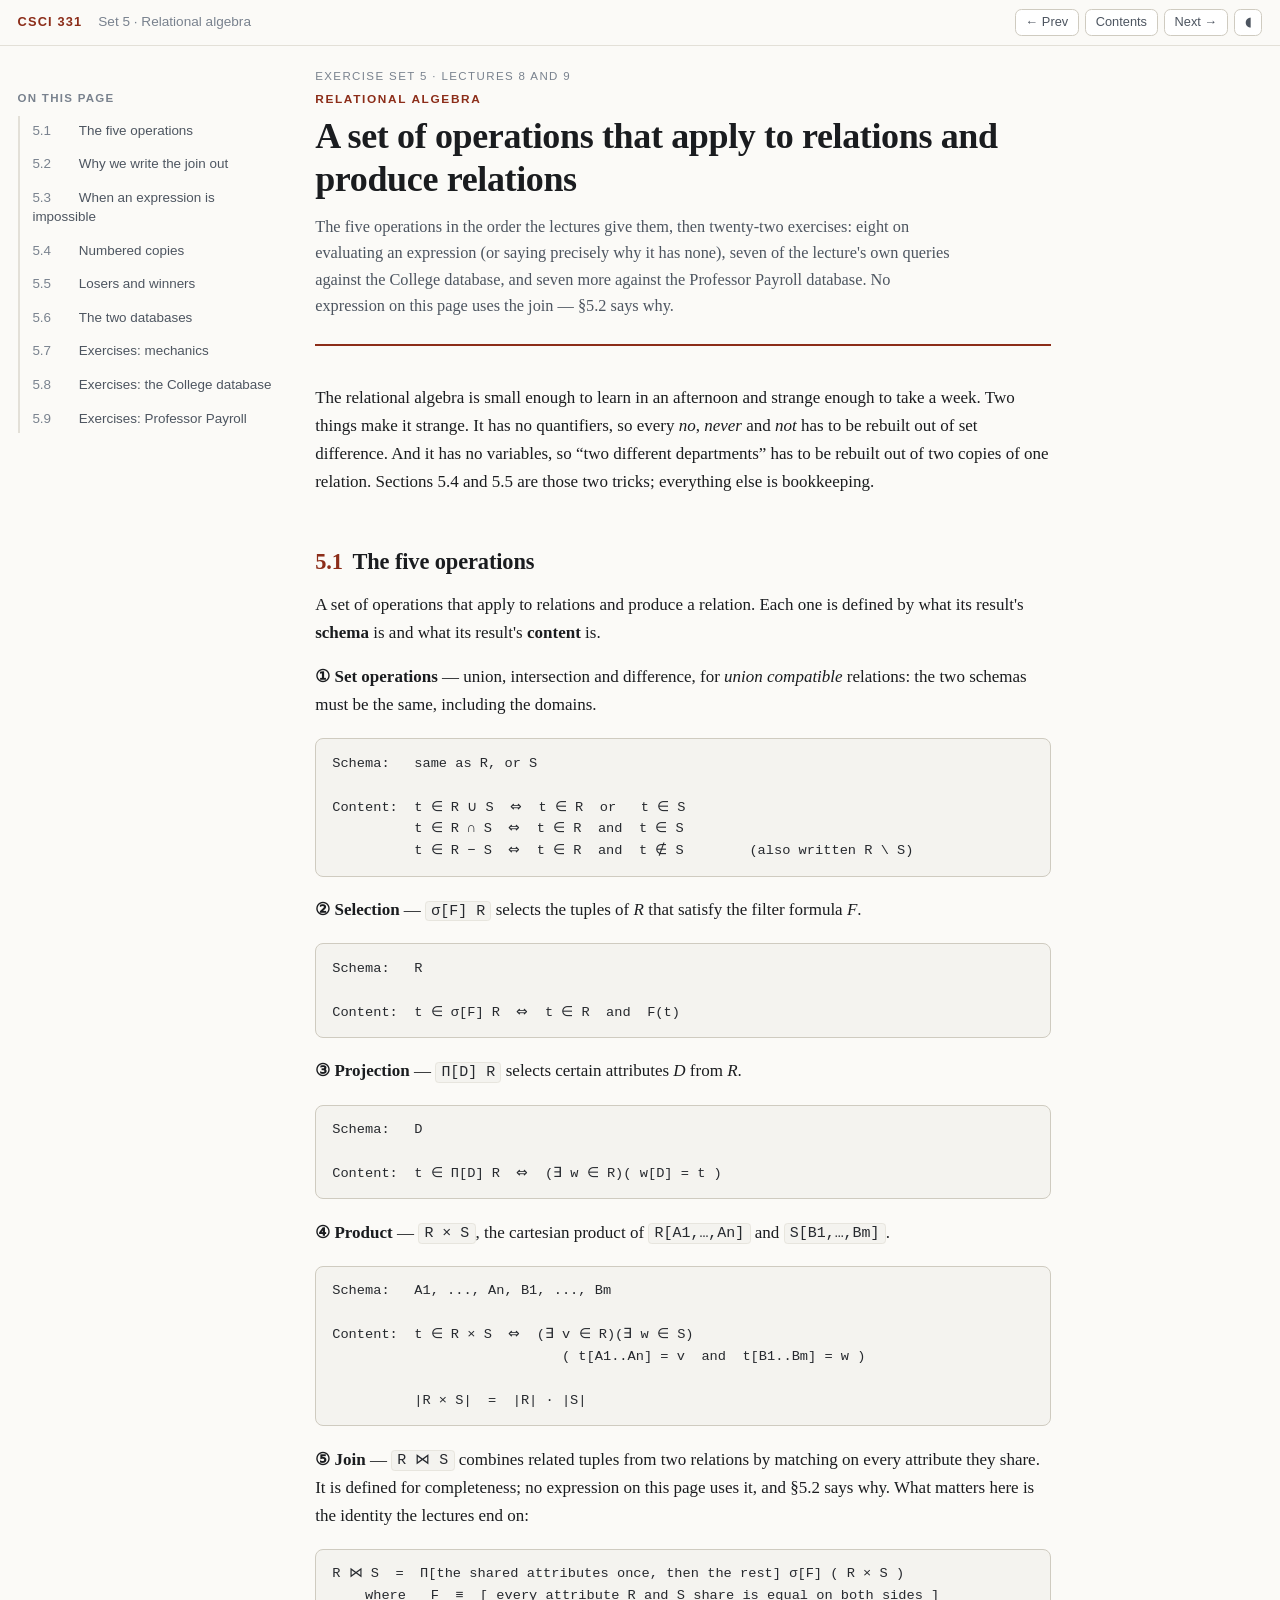
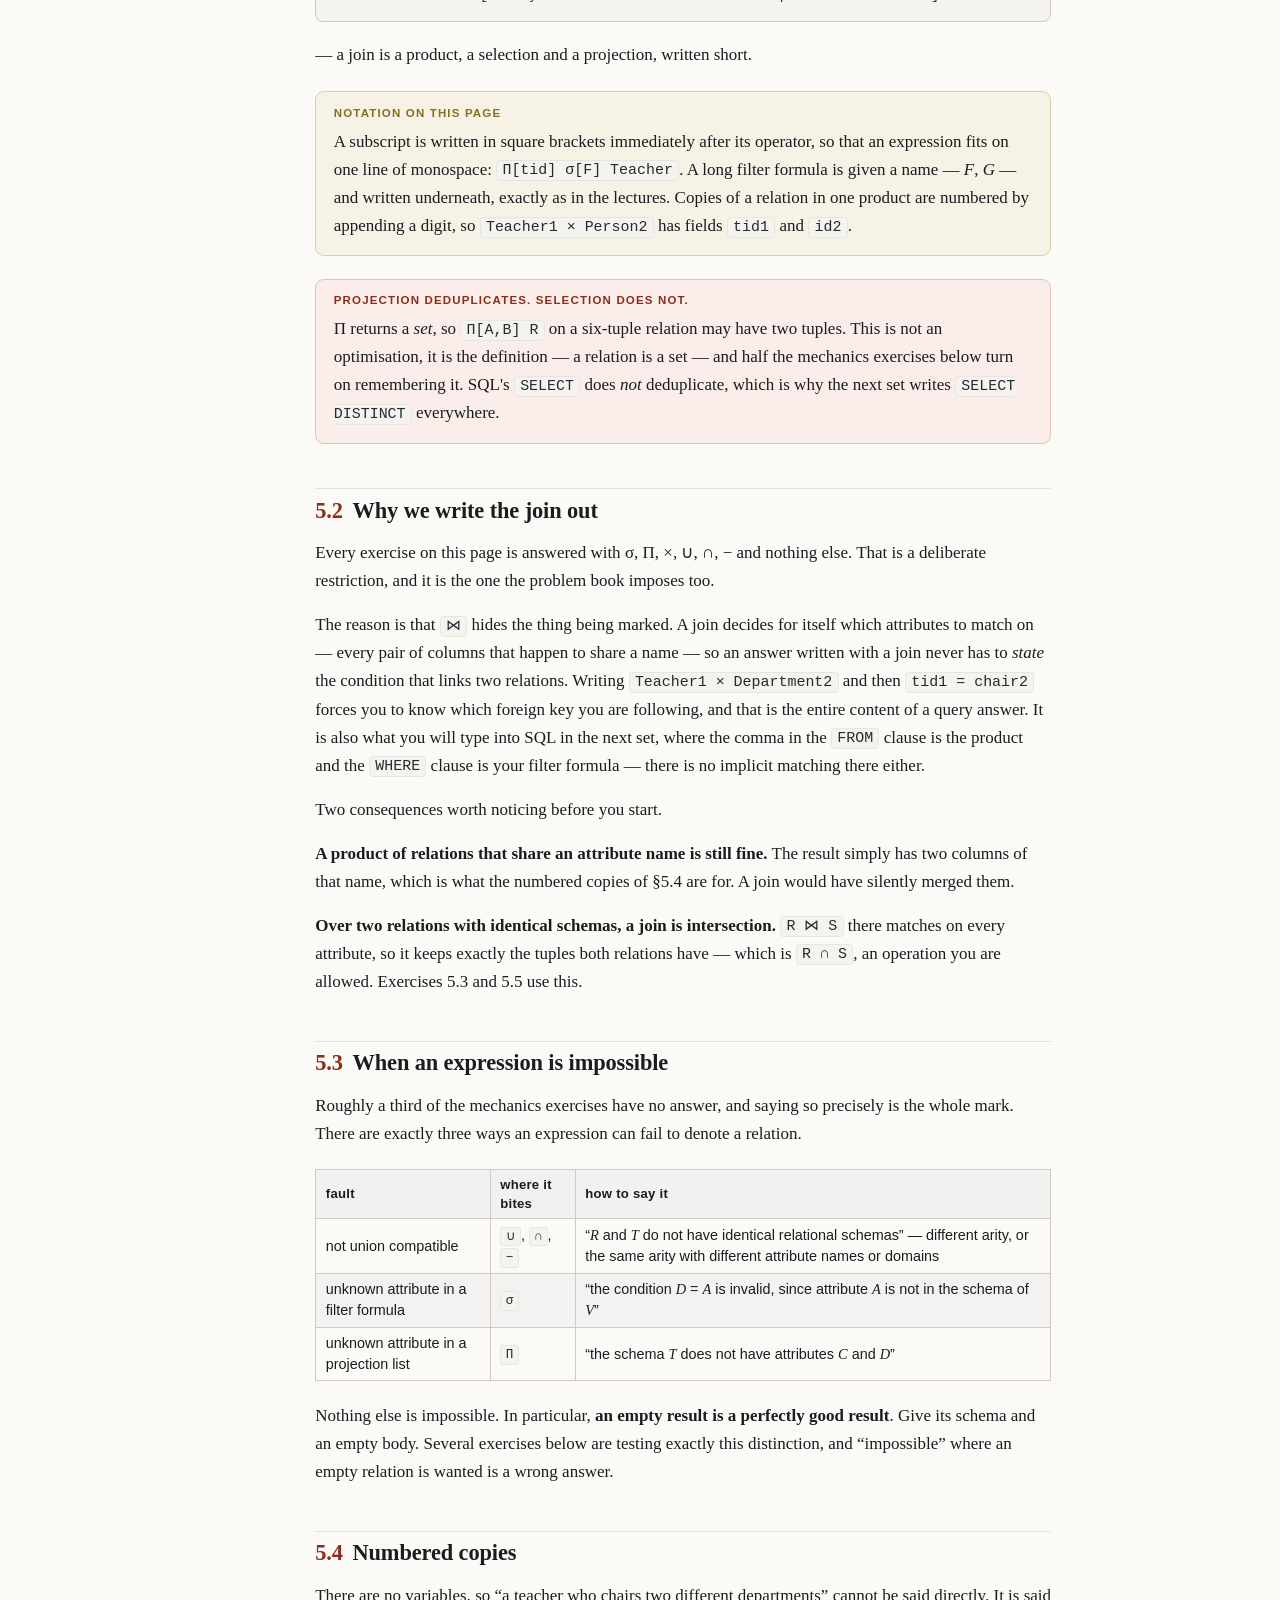
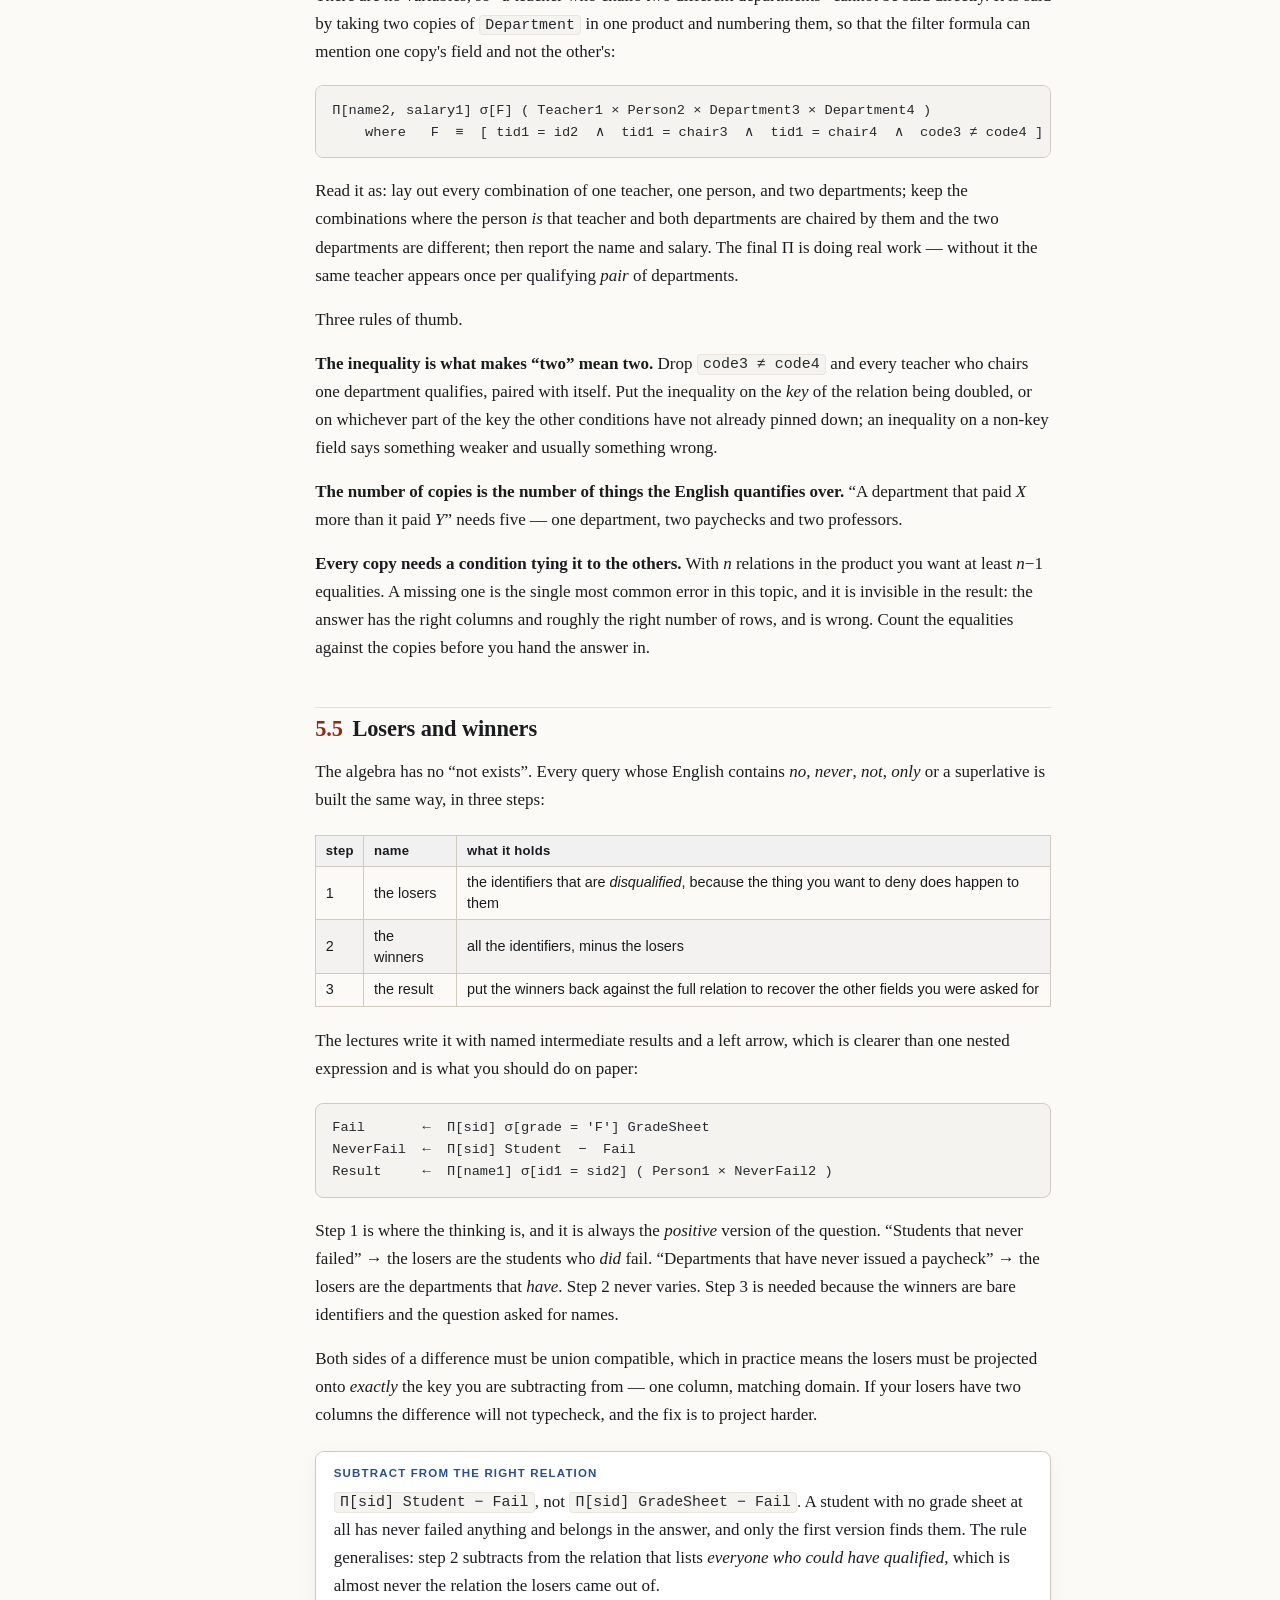
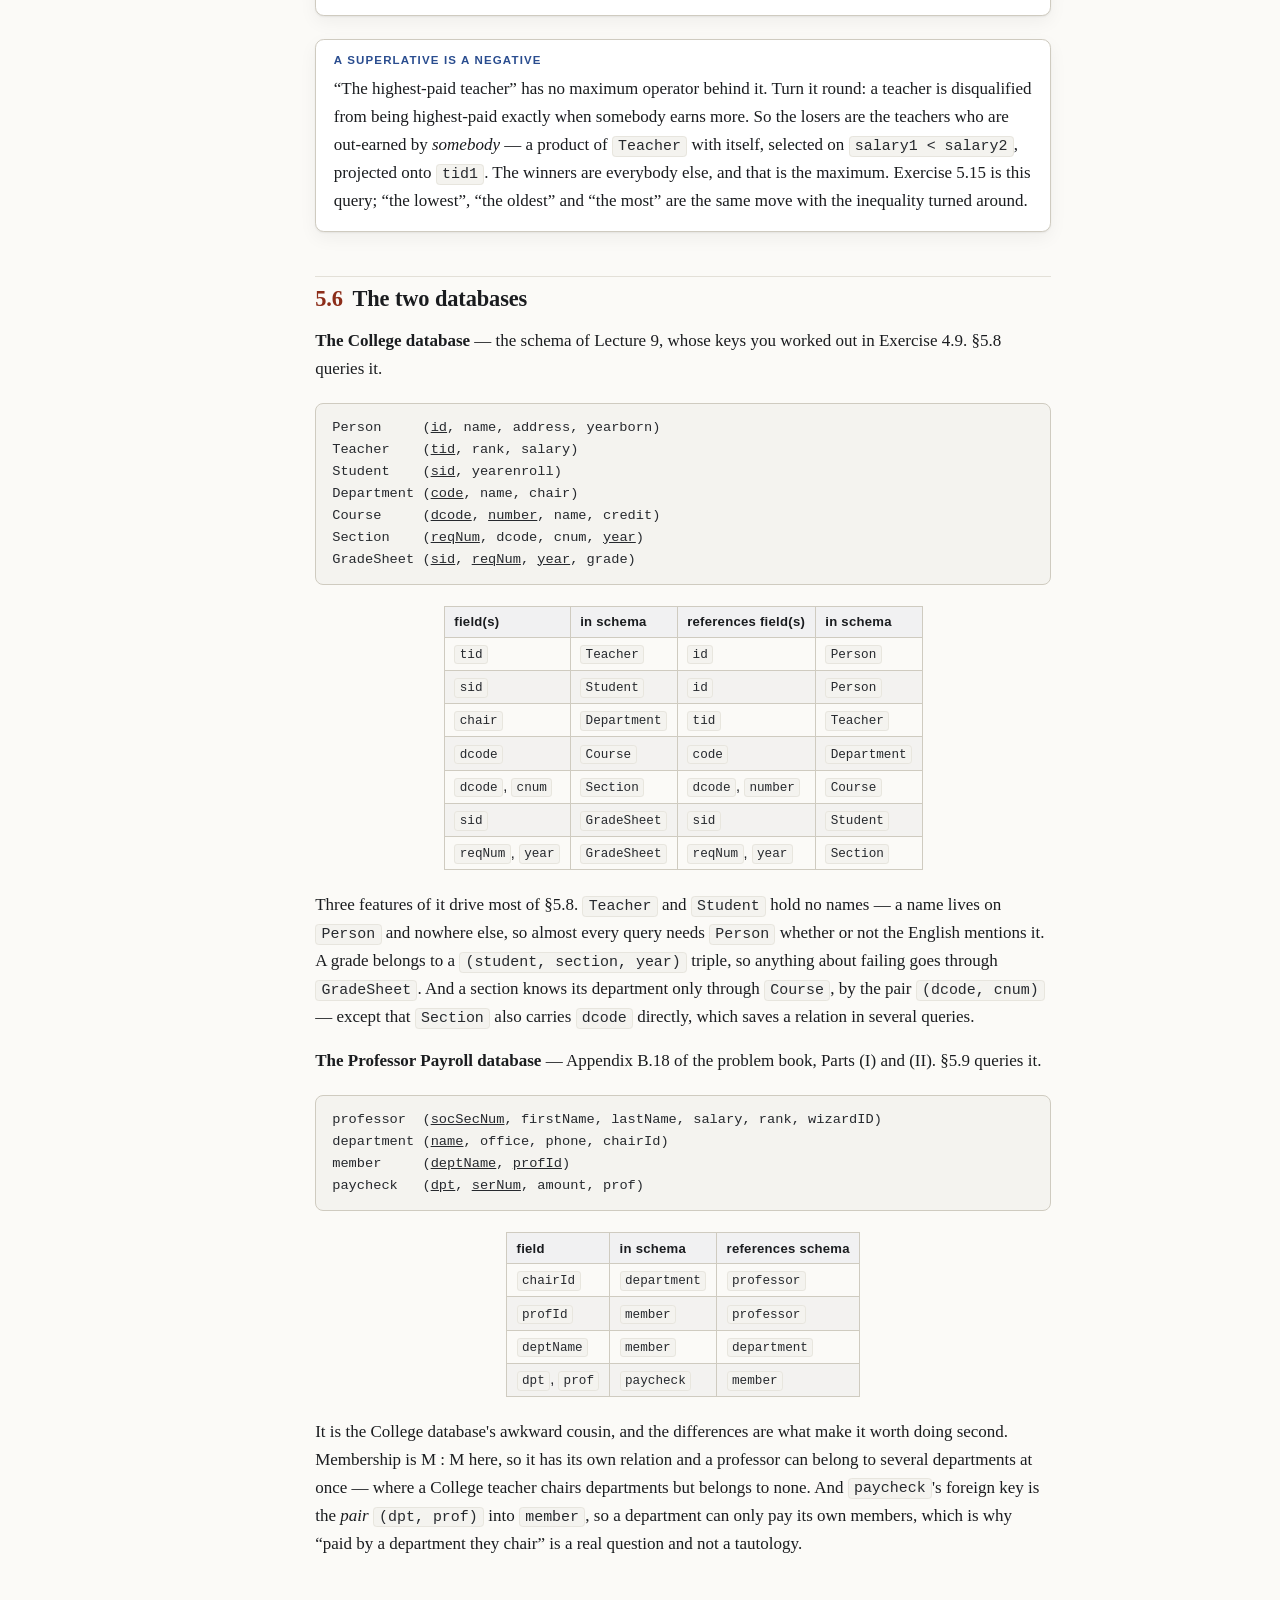
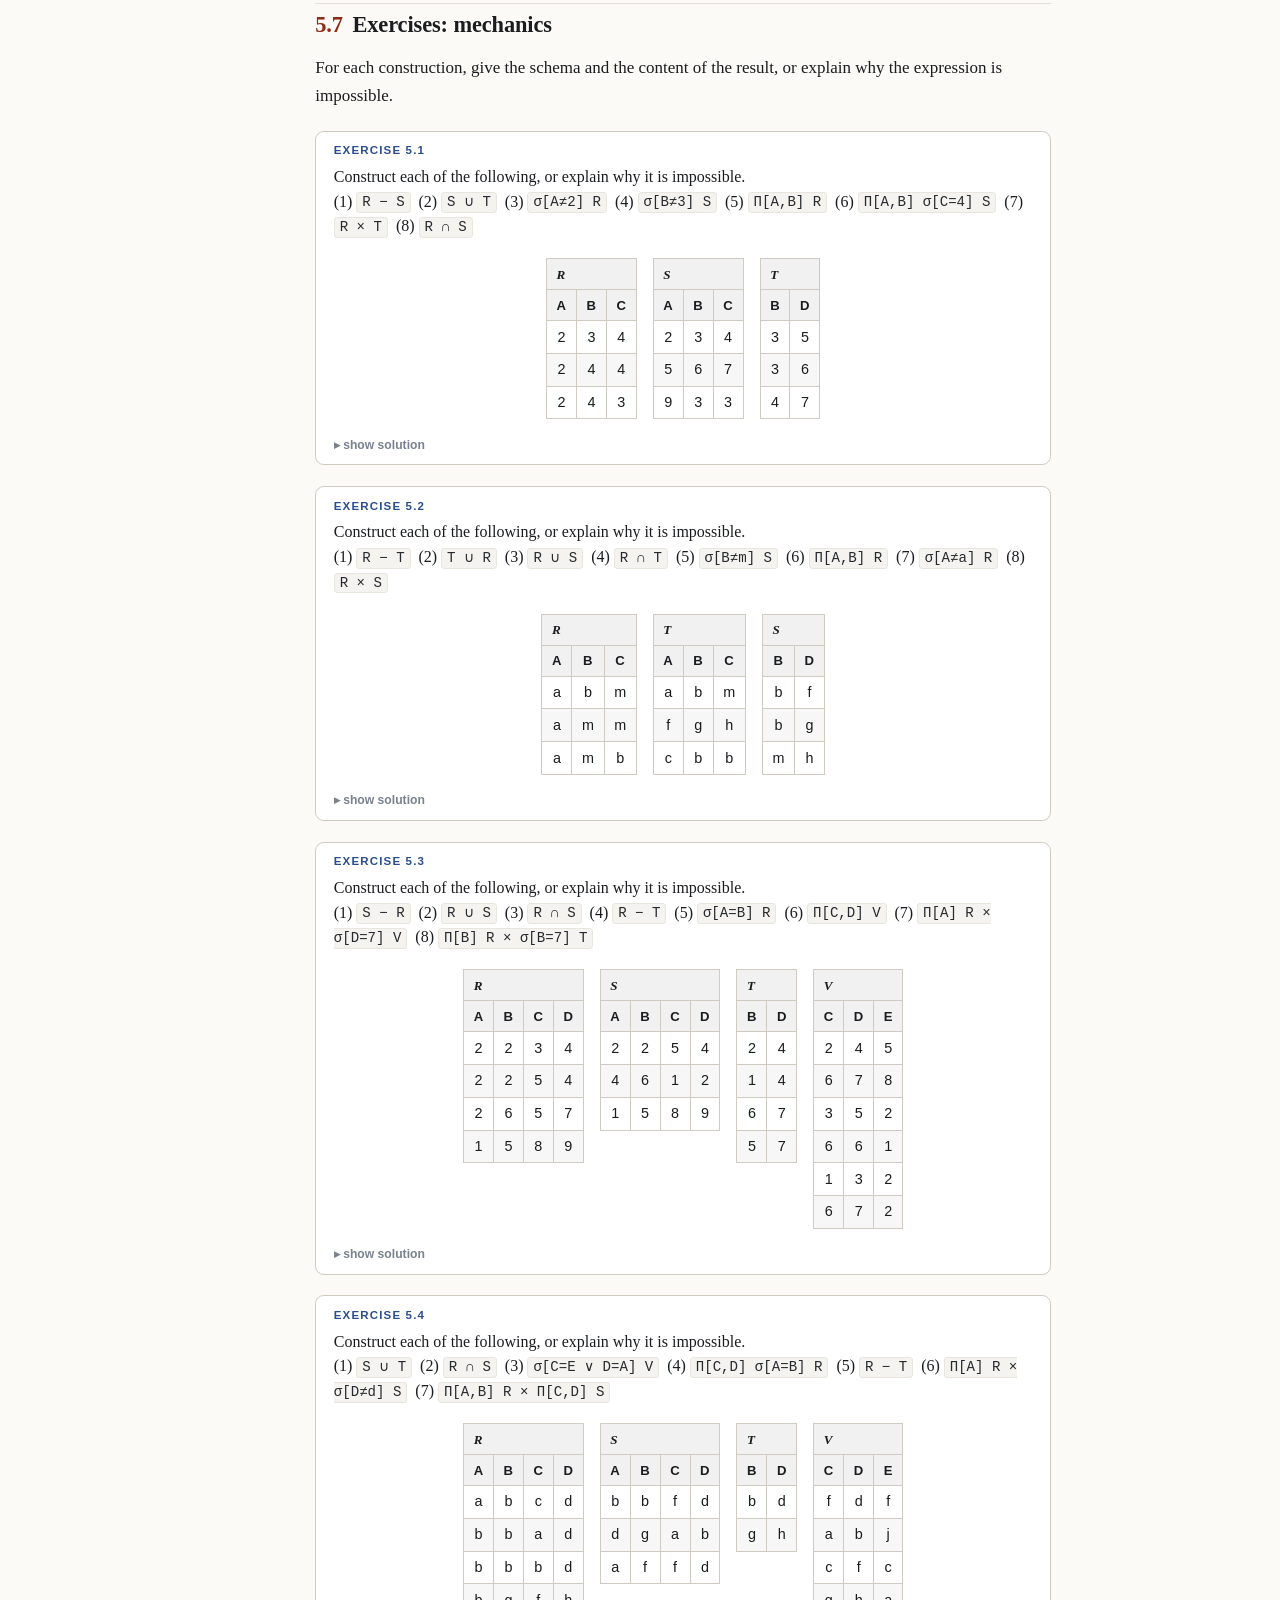
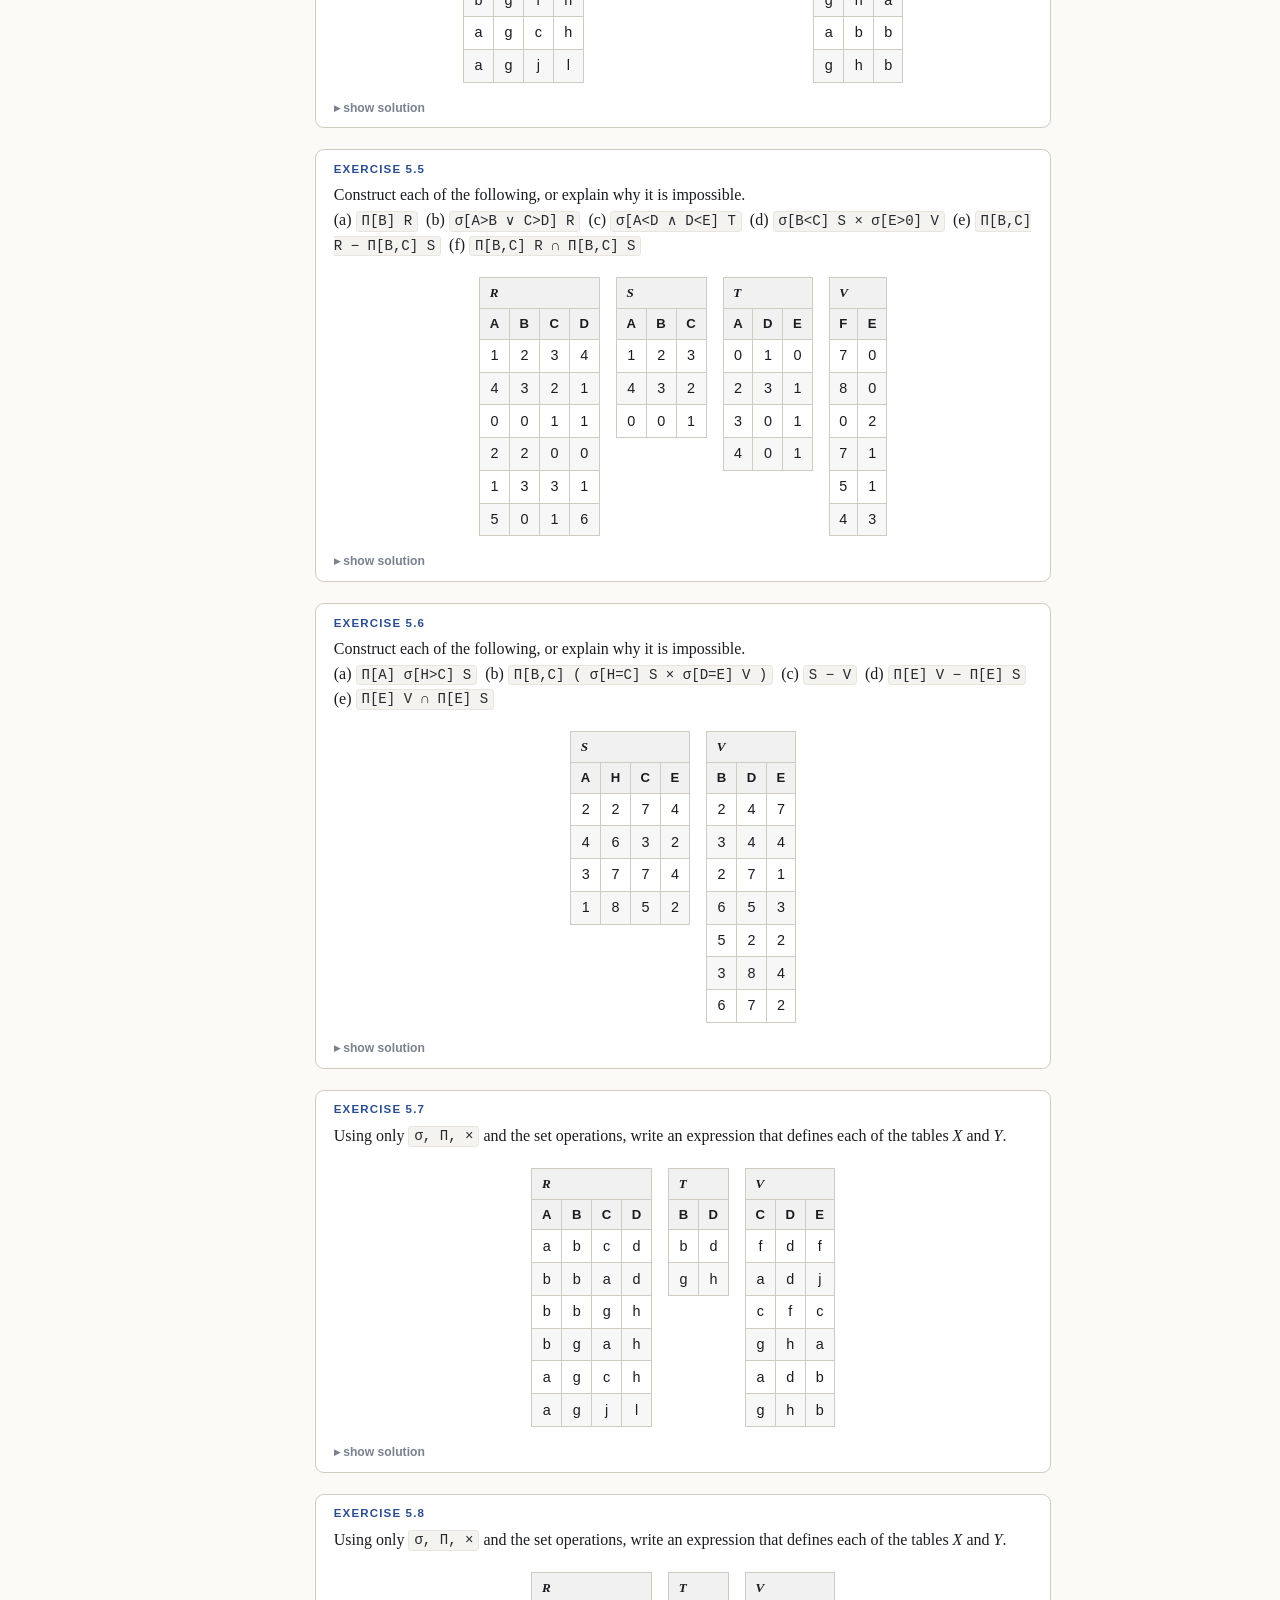
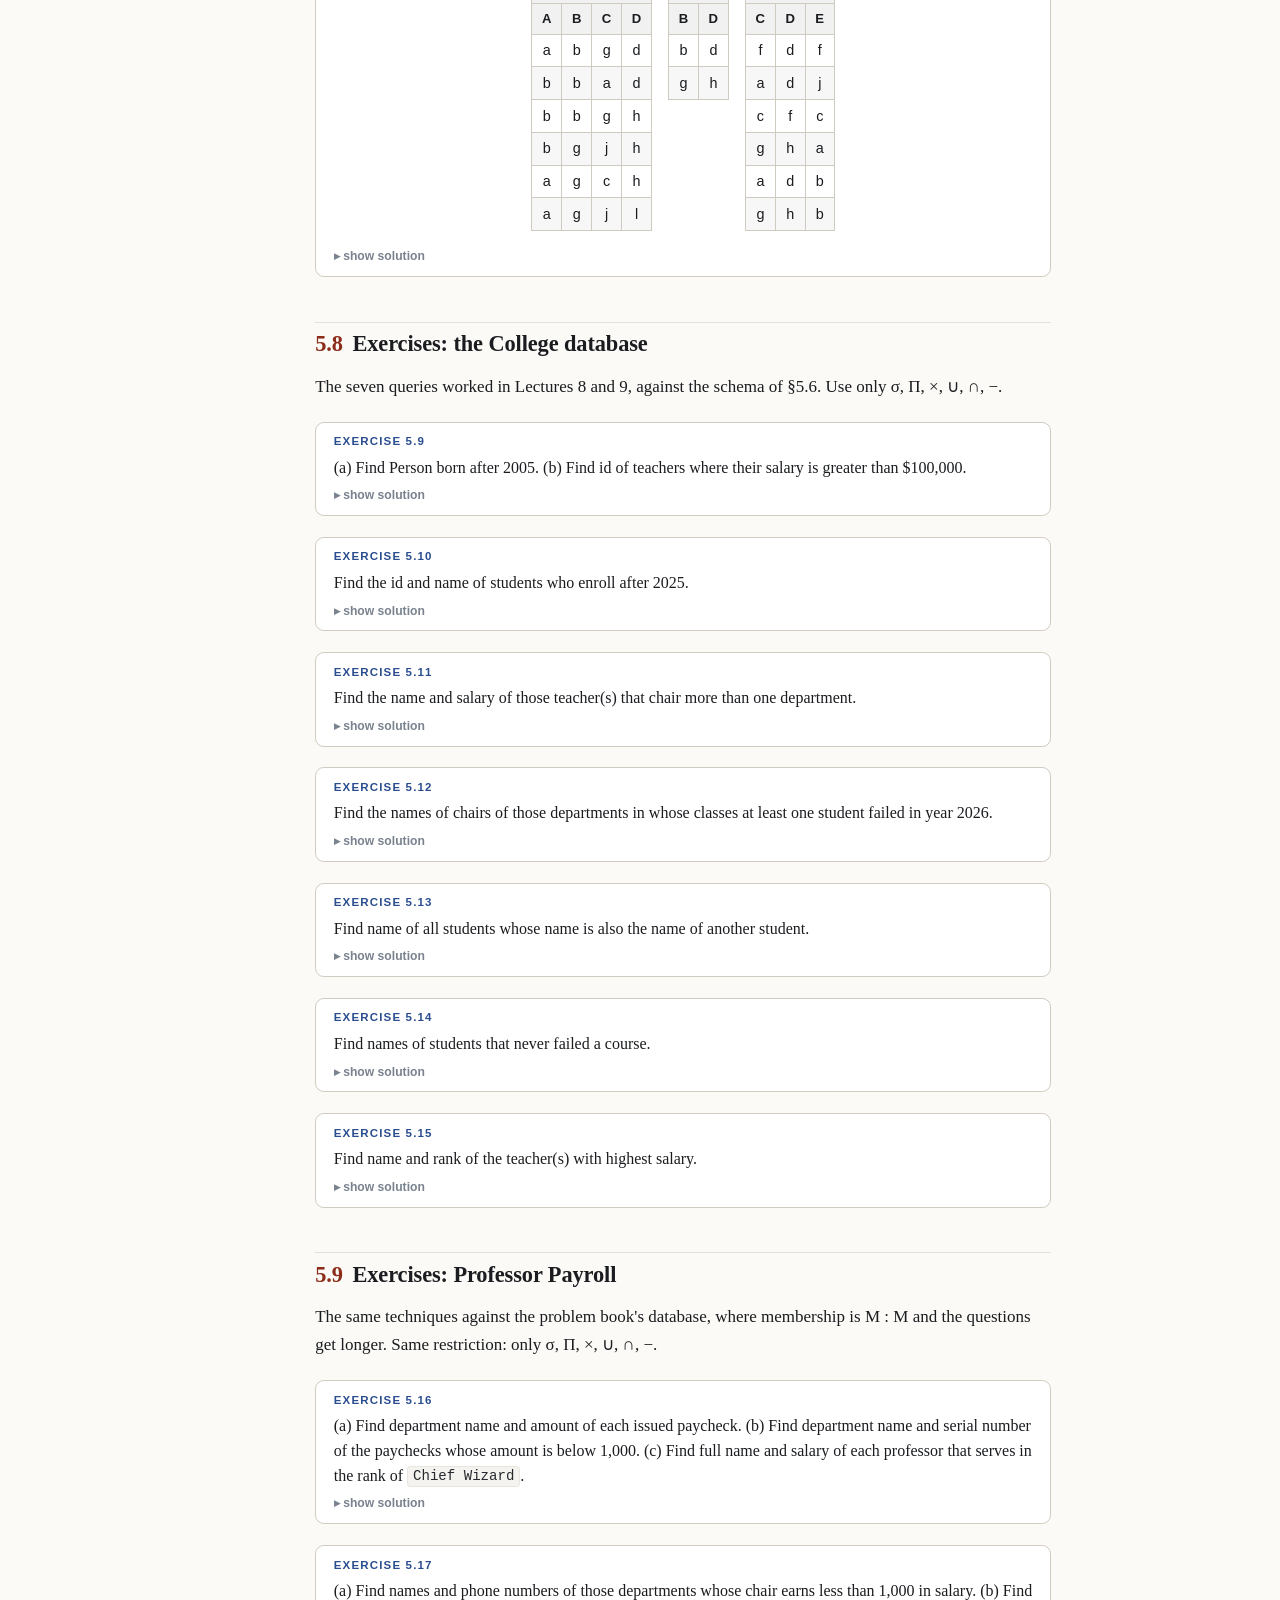
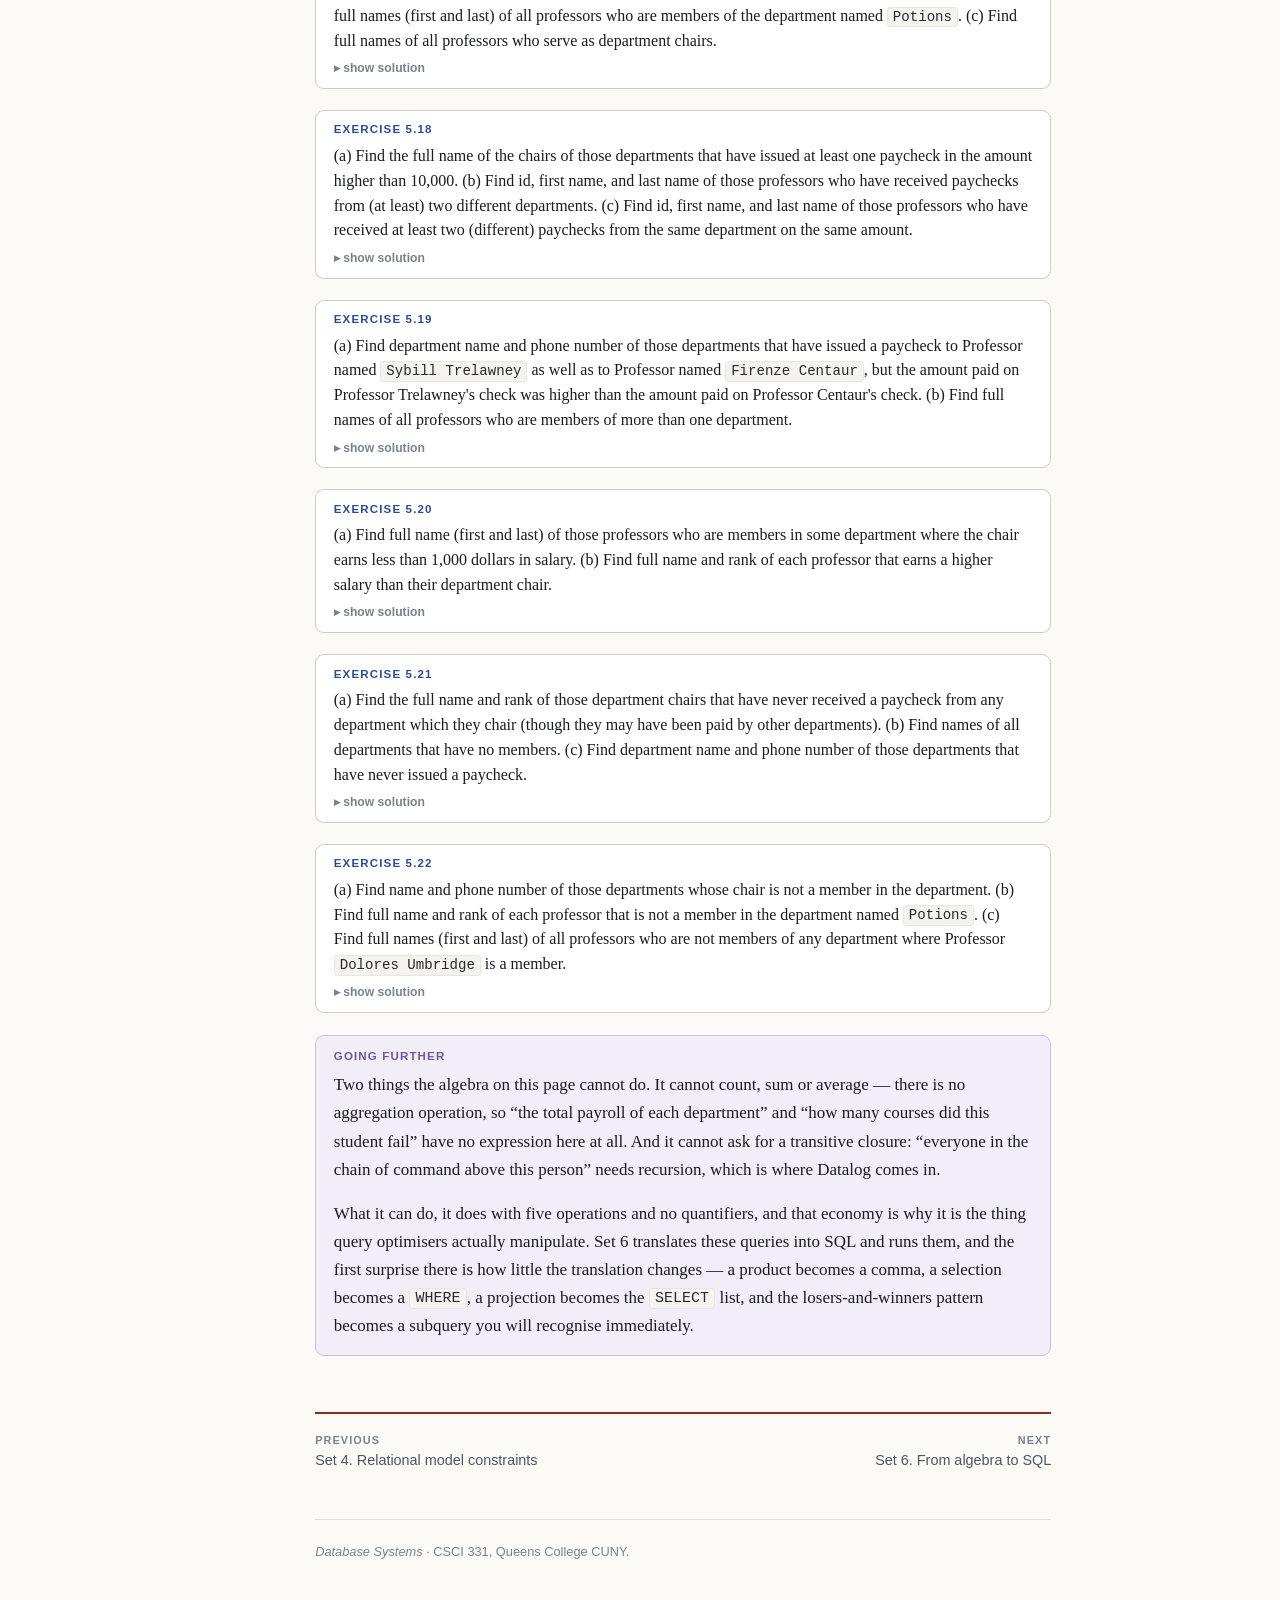
<file: ex-ra.html>
<!DOCTYPE html>
<html lang="en">
<head>
<meta charset="utf-8">
<meta name="viewport" content="width=device-width, initial-scale=1">
<title>Set 5 — Relational algebra as DML</title>
<link rel="stylesheet" href="assets/style.css">
<script src="assets/notes.js" defer></script>
</head>
<body>
<header class="topbar"><div class="topbar-in">
  <a class="brand" href="index.html">CSCI 331</a>
  <span class="crumb">Set 5 &middot; Relational algebra</span>
  <nav class="topnav">
    <a href="ex-cons.html">&larr; Prev</a>
    <a href="index.html">Contents</a>
    <a href="ex-ra-sql.html">Next &rarr;</a>
    <button class="iconbtn" id="themebtn" type="button" title="Light / dark">&#9686;</button>
  </nav>
</div></header>
<div class="wrap">
  <aside class="toc"><p class="toc-title">On this page</p><ol>
    <li><a href="#ops"><span class="t">5.1</span>The five operations</a></li>
    <li><a href="#nojoin"><span class="t">5.2</span>Why we write the join out</a></li>
    <li><a href="#illegal"><span class="t">5.3</span>When an expression is impossible</a></li>
    <li><a href="#copies"><span class="t">5.4</span>Numbered copies</a></li>
    <li><a href="#losers"><span class="t">5.5</span>Losers and winners</a></li>
    <li><a href="#db"><span class="t">5.6</span>The two databases</a></li>
    <li><a href="#mechanics"><span class="t">5.7</span>Exercises: mechanics</a></li>
    <li><a href="#college"><span class="t">5.8</span>Exercises: the College database</a></li>
    <li><a href="#payroll"><span class="t">5.9</span>Exercises: Professor Payroll</a></li>
  </ol></aside>
  <main>

<div class="chhead">
  <span class="chpart">Exercise set 5 &middot; Lectures 8 and 9</span>
  <span class="chnum">Relational algebra</span>
  <h1>A set of operations that apply to relations and produce relations</h1>
  <p class="chsum">The five operations in the order the lectures give them, then
  twenty-two exercises: eight on evaluating an expression (or saying precisely
  why it has none), seven of the lecture's own queries against the College
  database, and seven more against the Professor Payroll database. No expression
  on this page uses the join &mdash; &sect;5.2 says why.</p>
</div>

<p>The relational algebra is small enough to learn in an afternoon and strange
enough to take a week. Two things make it strange. It has no quantifiers, so
every <em>no</em>, <em>never</em> and <em>not</em> has to be rebuilt out of set
difference. And it has no variables, so &ldquo;two different departments&rdquo;
has to be rebuilt out of two copies of one relation. Sections 5.4 and 5.5 are
those two tricks; everything else is bookkeeping.</p>

<h2 id="ops"><span class="secnum">5.1</span>The five operations</h2>

<p>A set of operations that apply to relations and produce a relation. Each one
is defined by what its result's <strong>schema</strong> is and what its result's
<strong>content</strong> is.</p>

<p><strong>&#9312; Set operations</strong> &mdash; union, intersection and
difference, for <em>union compatible</em> relations: the two schemas must be the
same, including the domains.</p>

<pre>Schema:   same as R, or S

Content:  t &isin; R &cup; S  &hArr;  t &isin; R  or   t &isin; S
          t &isin; R &cap; S  &hArr;  t &isin; R  and  t &isin; S
          t &isin; R &minus; S  &hArr;  t &isin; R  and  t &notin; S        (also written R \ S)</pre>

<p><strong>&#9313; Selection</strong> &mdash; <code>&sigma;[F] R</code> selects
the tuples of <var>R</var> that satisfy the filter formula <var>F</var>.</p>

<pre>Schema:   R

Content:  t &isin; &sigma;[F] R  &hArr;  t &isin; R  and  F(t)</pre>

<p><strong>&#9314; Projection</strong> &mdash; <code>&Pi;[D] R</code> selects
certain attributes <var>D</var> from <var>R</var>.</p>

<pre>Schema:   D

Content:  t &isin; &Pi;[D] R  &hArr;  (&exist; w &isin; R)( w[D] = t )</pre>

<p><strong>&#9315; Product</strong> &mdash; <code>R &times; S</code>, the
cartesian product of <code>R[A1,&hellip;,An]</code> and
<code>S[B1,&hellip;,Bm]</code>.</p>

<pre>Schema:   A1, ..., An, B1, ..., Bm

Content:  t &isin; R &times; S  &hArr;  (&exist; v &isin; R)(&exist; w &isin; S)
                            ( t[A1..An] = v  and  t[B1..Bm] = w )

          |R &times; S|  =  |R| &middot; |S|</pre>

<p><strong>&#9316; Join</strong> &mdash; <code>R &#8904; S</code> combines
related tuples from two relations by matching on every attribute they share.
It is defined for completeness; no expression on this page uses it, and
&sect;5.2 says why. What matters here is the identity the lectures end on:</p>

<pre>R &#8904; S  =  &Pi;[the shared attributes once, then the rest] &sigma;[F] ( R &times; S )
    where   F  &equiv;  [ every attribute R and S share is equal on both sides ]</pre>

<p>&mdash; a join is a product, a selection and a projection, written short.</p>

<div class="box note"><span class="bt">Notation on this page</span>
<p>A subscript is written in square brackets immediately after its operator, so
that an expression fits on one line of monospace: <code>&Pi;[tid] &sigma;[F]
Teacher</code>. A long filter formula is given a name &mdash; <var>F</var>,
<var>G</var> &mdash; and written underneath, exactly as in the lectures. Copies
of a relation in one product are numbered by appending a digit, so
<code>Teacher1 &times; Person2</code> has fields <code>tid1</code> and
<code>id2</code>.</p></div>

<div class="box warn"><span class="bt">Projection deduplicates. Selection does not.</span>
<p>&Pi; returns a <em>set</em>, so <code>&Pi;[A,B] R</code> on a six-tuple
relation may have two tuples. This is not an optimisation, it is the definition
&mdash; a relation is a set &mdash; and half the mechanics exercises below turn
on remembering it. SQL's <code>SELECT</code> does <em>not</em> deduplicate,
which is why the next set writes <code>SELECT DISTINCT</code> everywhere.</p></div>

<h2 id="nojoin"><span class="secnum">5.2</span>Why we write the join out</h2>

<p>Every exercise on this page is answered with
<span class="nb">&sigma;, &Pi;, &times;, &cup;, &cap;, &minus;</span> and
nothing else. That is a deliberate restriction, and it is the one the problem
book imposes too.</p>

<p>The reason is that <code>&#8904;</code> hides the thing being marked. A join
decides for itself which attributes to match on &mdash; every pair of columns
that happen to share a name &mdash; so an answer written with a join never has
to <em>state</em> the condition that links two relations. Writing
<code>Teacher1 &times; Department2</code> and then
<code>tid1 = chair2</code> forces you to know which foreign key you are
following, and that is the entire content of a query answer. It is also what
you will type into SQL in the next set, where the comma in the
<code>FROM</code> clause is the product and the <code>WHERE</code> clause is
your filter formula &mdash; there is no implicit matching there either.</p>

<p>Two consequences worth noticing before you start.</p>

<p><strong>A product of relations that share an attribute name is still
fine.</strong> The result simply has two columns of that name, which is what
the numbered copies of &sect;5.4 are for. A join would have silently merged
them.</p>

<p><strong>Over two relations with identical schemas, a join is
intersection.</strong> <code>R &#8904; S</code> there matches on every
attribute, so it keeps exactly the tuples both relations have &mdash; which is
<code>R &cap; S</code>, an operation you are allowed. Exercises 5.3 and 5.5 use
this.</p>

<h2 id="illegal"><span class="secnum">5.3</span>When an expression is impossible</h2>

<p>Roughly a third of the mechanics exercises have no answer, and saying so
precisely is the whole mark. There are exactly three ways an expression can fail
to denote a relation.</p>

<div class="tablewrap"><table>
<thead><tr><th>fault</th><th>where it bites</th><th>how to say it</th></tr></thead>
<tbody>
<tr><td>not union compatible</td><td><code>&cup;</code>, <code>&cap;</code>, <code>&minus;</code></td><td>&ldquo;<var>R</var> and <var>T</var> do not have identical relational schemas&rdquo; &mdash; different arity, or the same arity with different attribute names or domains</td></tr>
<tr><td>unknown attribute in a filter formula</td><td><code>&sigma;</code></td><td>&ldquo;the condition <var>D</var>&nbsp;=&nbsp;<var>A</var> is invalid, since attribute <var>A</var> is not in the schema of <var>V</var>&rdquo;</td></tr>
<tr><td>unknown attribute in a projection list</td><td><code>&Pi;</code></td><td>&ldquo;the schema <var>T</var> does not have attributes <var>C</var> and <var>D</var>&rdquo;</td></tr>
</tbody></table></div>

<p>Nothing else is impossible. In particular, <strong>an empty result is a
perfectly good result</strong>. Give its schema and an empty body. Several
exercises below are testing exactly this distinction, and
&ldquo;impossible&rdquo; where an empty relation is wanted is a wrong
answer.</p>

<h2 id="copies"><span class="secnum">5.4</span>Numbered copies</h2>

<p>There are no variables, so &ldquo;a teacher who chairs two different
departments&rdquo; cannot be said directly. It is said by taking two copies of
<code>Department</code> in one product and numbering them, so that the filter
formula can mention one copy's field and not the other's:</p>

<pre>&Pi;[name2, salary1] &sigma;[F] ( Teacher1 &times; Person2 &times; Department3 &times; Department4 )
    where   F  &equiv;  [ tid1 = id2  &and;  tid1 = chair3  &and;  tid1 = chair4  &and;  code3 &ne; code4 ]</pre>

<p>Read it as: lay out every combination of one teacher, one person, and two
departments; keep the combinations where the person <em>is</em> that teacher and
both departments are chaired by them and the two departments are different; then
report the name and salary. The final &Pi; is doing real work &mdash; without it
the same teacher appears once per qualifying <em>pair</em> of departments.</p>

<p>Three rules of thumb.</p>

<p><strong>The inequality is what makes &ldquo;two&rdquo; mean two.</strong>
Drop <code>code3 &ne; code4</code> and every teacher who chairs one department
qualifies, paired with itself. Put the inequality on the <em>key</em> of the
relation being doubled, or on whichever part of the key the other conditions
have not already pinned down; an inequality on a non-key field says something
weaker and usually something wrong.</p>

<p><strong>The number of copies is the number of things the English quantifies
over.</strong> &ldquo;A department that paid <var>X</var> more than it paid
<var>Y</var>&rdquo; needs five &mdash; one department, two paychecks and two
professors.</p>

<p><strong>Every copy needs a condition tying it to the others.</strong> With
<var>n</var> relations in the product you want at least <var>n</var>&minus;1
equalities. A missing one is the single most common error in this topic, and it
is invisible in the result: the answer has the right columns and roughly the
right number of rows, and is wrong. Count the equalities against the copies
before you hand the answer in.</p>

<h2 id="losers"><span class="secnum">5.5</span>Losers and winners</h2>

<p>The algebra has no &ldquo;not exists&rdquo;. Every query whose English
contains <em>no</em>, <em>never</em>, <em>not</em>, <em>only</em> or a
superlative is built the same way, in three steps:</p>

<div class="tablewrap"><table>
<thead><tr><th>step</th><th>name</th><th>what it holds</th></tr></thead>
<tbody>
<tr><td>1</td><td>the losers</td><td>the identifiers that are <em>disqualified</em>, because the thing you want to deny does happen to them</td></tr>
<tr><td>2</td><td>the winners</td><td>all the identifiers, minus the losers</td></tr>
<tr><td>3</td><td>the result</td><td>put the winners back against the full relation to recover the other fields you were asked for</td></tr>
</tbody></table></div>

<p>The lectures write it with named intermediate results and a left arrow, which
is clearer than one nested expression and is what you should do on paper:</p>

<pre>Fail       &larr;  &Pi;[sid] &sigma;[grade = 'F'] GradeSheet
NeverFail  &larr;  &Pi;[sid] Student  &minus;  Fail
Result     &larr;  &Pi;[name1] &sigma;[id1 = sid2] ( Person1 &times; NeverFail2 )</pre>

<p>Step 1 is where the thinking is, and it is always the <em>positive</em>
version of the question. &ldquo;Students that never failed&rdquo; &rarr; the
losers are the students who <em>did</em> fail. &ldquo;Departments that have
never issued a paycheck&rdquo; &rarr; the losers are the departments that
<em>have</em>. Step 2 never varies. Step 3 is needed because the winners are
bare identifiers and the question asked for names.</p>

<p>Both sides of a difference must be union compatible, which in practice means
the losers must be projected onto <em>exactly</em> the key you are subtracting
from &mdash; one column, matching domain. If your losers have two columns the
difference will not typecheck, and the fix is to project harder.</p>

<div class="box worked"><span class="bt">Subtract from the right relation</span>
<p><code>&Pi;[sid] Student &minus; Fail</code>, not
<code>&Pi;[sid] GradeSheet &minus; Fail</code>. A student with no grade sheet at
all has never failed anything and belongs in the answer, and only the first
version finds them. The rule generalises: step 2 subtracts from the relation
that lists <em>everyone who could have qualified</em>, which is almost never the
relation the losers came out of.</p></div>

<div class="box worked"><span class="bt">A superlative is a negative</span>
<p>&ldquo;The highest-paid teacher&rdquo; has no maximum operator behind it.
Turn it round: a teacher is disqualified from being highest-paid exactly when
somebody earns more. So the losers are the teachers who are out-earned by
<em>somebody</em> &mdash; a product of <code>Teacher</code> with itself,
selected on <code>salary1 &lt; salary2</code>, projected onto
<code>tid1</code>. The winners are everybody else, and that is the maximum.
Exercise 5.15 is this query; &ldquo;the lowest&rdquo;, &ldquo;the oldest&rdquo;
and &ldquo;the most&rdquo; are the same move with the inequality turned
around.</p></div>

<h2 id="db"><span class="secnum">5.6</span>The two databases</h2>

<p><strong>The College database</strong> &mdash; the schema of Lecture 9, whose
keys you worked out in Exercise 4.9. &sect;5.8 queries it.</p>

<pre>Person     (<u>id</u>, name, address, yearborn)
Teacher    (<u>tid</u>, rank, salary)
Student    (<u>sid</u>, yearenroll)
Department (<u>code</u>, name, chair)
Course     (<u>dcode</u>, <u>number</u>, name, credit)
Section    (<u>reqNum</u>, dcode, cnum, <u>year</u>)
GradeSheet (<u>sid</u>, <u>reqNum</u>, <u>year</u>, grade)</pre>

<div class="tablewrap"><table>
<thead><tr><th>field(s)</th><th>in schema</th><th>references field(s)</th><th>in schema</th></tr></thead>
<tbody>
<tr><td><code>tid</code></td><td><code>Teacher</code></td><td><code>id</code></td><td><code>Person</code></td></tr>
<tr><td><code>sid</code></td><td><code>Student</code></td><td><code>id</code></td><td><code>Person</code></td></tr>
<tr><td><code>chair</code></td><td><code>Department</code></td><td><code>tid</code></td><td><code>Teacher</code></td></tr>
<tr><td><code>dcode</code></td><td><code>Course</code></td><td><code>code</code></td><td><code>Department</code></td></tr>
<tr><td><code>dcode</code>, <code>cnum</code></td><td><code>Section</code></td><td><code>dcode</code>, <code>number</code></td><td><code>Course</code></td></tr>
<tr><td><code>sid</code></td><td><code>GradeSheet</code></td><td><code>sid</code></td><td><code>Student</code></td></tr>
<tr><td><code>reqNum</code>, <code>year</code></td><td><code>GradeSheet</code></td><td><code>reqNum</code>, <code>year</code></td><td><code>Section</code></td></tr>
</tbody></table></div>

<p>Three features of it drive most of &sect;5.8. <code>Teacher</code> and
<code>Student</code> hold no names &mdash; a name lives on <code>Person</code>
and nowhere else, so almost every query needs <code>Person</code> whether or not
the English mentions it. A grade belongs to a <code>(student, section,
year)</code> triple, so anything about failing goes through
<code>GradeSheet</code>. And a section knows its department only through
<code>Course</code>, by the pair <code>(dcode, cnum)</code> &mdash; except that
<code>Section</code> also carries <code>dcode</code> directly, which saves a
relation in several queries.</p>

<p><strong>The Professor Payroll database</strong> &mdash; Appendix B.18 of the
problem book, Parts (I) and (II). &sect;5.9 queries it.</p>

<pre>professor  (<u>socSecNum</u>, firstName, lastName, salary, rank, wizardID)
department (<u>name</u>, office, phone, chairId)
member     (<u>deptName</u>, <u>profId</u>)
paycheck   (<u>dpt</u>, <u>serNum</u>, amount, prof)</pre>

<div class="tablewrap"><table>
<thead><tr><th>field</th><th>in schema</th><th>references schema</th></tr></thead>
<tbody>
<tr><td><code>chairId</code></td><td><code>department</code></td><td><code>professor</code></td></tr>
<tr><td><code>profId</code></td><td><code>member</code></td><td><code>professor</code></td></tr>
<tr><td><code>deptName</code></td><td><code>member</code></td><td><code>department</code></td></tr>
<tr><td><code>dpt</code>, <code>prof</code></td><td><code>paycheck</code></td><td><code>member</code></td></tr>
</tbody></table></div>

<p>It is the College database's awkward cousin, and the differences are what
make it worth doing second. Membership is M&nbsp;:&nbsp;M here, so it has its
own relation and a professor can belong to several departments at once &mdash;
where a College teacher chairs departments but belongs to none. And
<code>paycheck</code>'s foreign key is the <em>pair</em>
<code>(dpt, prof)</code> into <code>member</code>, so a department can only pay
its own members, which is why &ldquo;paid by a department they chair&rdquo; is a
real question and not a tautology.</p>

<h2 id="mechanics"><span class="secnum">5.7</span>Exercises: mechanics</h2>

<p>For each construction, give the schema and the content of the result, or
explain why the expression is impossible.</p>

<details class="prob"><summary data-label="Exercise 5.1">Construct each of the following, or explain why it is impossible.<p>(1) <code>R &minus; S</code>&nbsp; (2) <code>S &cup; T</code>&nbsp; (3) <code>&sigma;[A&ne;2] R</code>&nbsp; (4) <code>&sigma;[B&ne;3] S</code>&nbsp; (5) <code>&Pi;[A,B] R</code>&nbsp; (6) <code>&Pi;[A,B] &sigma;[C=4] S</code>&nbsp; (7) <code>R &times; T</code>&nbsp; (8) <code>R &cap; S</code></p>
<div class="ttrow">
<div class="tablewrap"><table class="ttab">
<thead><tr><th colspan="3"><var>R</var></th></tr><tr><th style="text-align:center">A</th><th style="text-align:center">B</th><th style="text-align:center">C</th></tr></thead>
<tbody>
<tr><td>2</td><td>3</td><td>4</td></tr>
<tr><td>2</td><td>4</td><td>4</td></tr>
<tr><td>2</td><td>4</td><td>3</td></tr>
</tbody></table></div>
<div class="tablewrap"><table class="ttab">
<thead><tr><th colspan="3"><var>S</var></th></tr><tr><th style="text-align:center">A</th><th style="text-align:center">B</th><th style="text-align:center">C</th></tr></thead>
<tbody>
<tr><td>2</td><td>3</td><td>4</td></tr>
<tr><td>5</td><td>6</td><td>7</td></tr>
<tr><td>9</td><td>3</td><td>3</td></tr>
</tbody></table></div>
<div class="tablewrap"><table class="ttab">
<thead><tr><th colspan="2"><var>T</var></th></tr><tr><th style="text-align:center">B</th><th style="text-align:center">D</th></tr></thead>
<tbody>
<tr><td>3</td><td>5</td></tr>
<tr><td>3</td><td>6</td></tr>
<tr><td>4</td><td>7</td></tr>
</tbody></table></div>
</div>
</summary><div class="sol">
<div class="box note"><span class="bt">From the lecture</span><p>This is the exercise of Lecture 9, with its join part replaced by the intersection in (8). Your notes have the rest of the answers; they are repeated here so the reasoning is written down.</p></div>
<div class="ttrow">
<div class="tablewrap"><table class="ttab">
<thead><tr><th colspan="3">(1) R &minus; S</th></tr><tr><th style="text-align:center">A</th><th style="text-align:center">B</th><th style="text-align:center">C</th></tr></thead>
<tbody>
<tr><td>2</td><td>4</td><td>4</td></tr>
<tr><td>2</td><td>4</td><td>3</td></tr>
</tbody></table></div>
<div class="tablewrap"><table class="ttab">
<thead><tr><th colspan="3">(3) &sigma;[A&ne;2] R</th></tr><tr><th style="text-align:center">A</th><th style="text-align:center">B</th><th style="text-align:center">C</th></tr></thead>
<tbody>
<tr><td colspan="3"><em>(empty)</em></td></tr>
</tbody></table></div>
<div class="tablewrap"><table class="ttab">
<thead><tr><th colspan="3">(4) &sigma;[B&ne;3] S</th></tr><tr><th style="text-align:center">A</th><th style="text-align:center">B</th><th style="text-align:center">C</th></tr></thead>
<tbody>
<tr><td>5</td><td>6</td><td>7</td></tr>
</tbody></table></div>
<div class="tablewrap"><table class="ttab">
<thead><tr><th colspan="2">(5) &Pi;[A,B] R</th></tr><tr><th style="text-align:center">A</th><th style="text-align:center">B</th></tr></thead>
<tbody>
<tr><td>2</td><td>3</td></tr>
<tr><td>2</td><td>4</td></tr>
</tbody></table></div>
<div class="tablewrap"><table class="ttab">
<thead><tr><th colspan="2">(6) &Pi;[A,B] &sigma;[C=4] S</th></tr><tr><th style="text-align:center">A</th><th style="text-align:center">B</th></tr></thead>
<tbody>
<tr><td>2</td><td>3</td></tr>
</tbody></table></div>
<div class="tablewrap"><table class="ttab">
<thead><tr><th colspan="5">(7) R &times; T</th></tr><tr><th style="text-align:center">A</th><th style="text-align:center">B</th><th style="text-align:center">C</th><th style="text-align:center">B</th><th style="text-align:center">D</th></tr></thead>
<tbody>
<tr><td>2</td><td>3</td><td>4</td><td>3</td><td>5</td></tr>
<tr><td>2</td><td>3</td><td>4</td><td>3</td><td>6</td></tr>
<tr><td>2</td><td>3</td><td>4</td><td>4</td><td>7</td></tr>
<tr><td>2</td><td>4</td><td>4</td><td>3</td><td>5</td></tr>
<tr><td>2</td><td>4</td><td>4</td><td>3</td><td>6</td></tr>
<tr><td>2</td><td>4</td><td>4</td><td>4</td><td>7</td></tr>
<tr><td>2</td><td>4</td><td>3</td><td>3</td><td>5</td></tr>
<tr><td>2</td><td>4</td><td>3</td><td>3</td><td>6</td></tr>
<tr><td>2</td><td>4</td><td>3</td><td>4</td><td>7</td></tr>
</tbody></table></div>
<div class="tablewrap"><table class="ttab">
<thead><tr><th colspan="3">(8) R &cap; S</th></tr><tr><th style="text-align:center">A</th><th style="text-align:center">B</th><th style="text-align:center">C</th></tr></thead>
<tbody>
<tr><td>2</td><td>3</td><td>4</td></tr>
</tbody></table></div>
</div>
<p><strong>(2)</strong> is impossible: <var>S</var> and <var>T</var> are not union compatible &mdash; <var>S</var> has three attributes and <var>T</var> has two, so no tuple of one could ever be a tuple of the other.</p>
<p><strong>(1)</strong> Same schema, so the difference is legal; only <code>(2,3,4)</code> occurs in both.</p>
<p><strong>(3)</strong> Every tuple of <var>R</var> has <code>A=2</code>, so nothing survives. The result is a relation &mdash; schema <code>A B C</code>, empty body &mdash; not an error. Giving the schema is half the mark.</p>
<p><strong>(5)</strong> Three tuples in, two out: <code>(2,4,4)</code> and <code>(2,4,3)</code> both project to <code>(2,4)</code> and the duplicate disappears. This is the single most common slip in the whole topic.</p>
<p><strong>(6)</strong> Select first, then project. Reversed, <code>C</code> is gone before the filter can look at it.</p>
<p><strong>(7)</strong> Nine tuples &mdash; <code>|R| &middot; |T|</code> &mdash; and the schema has <code>B</code> twice, once from each operand. That is legal, and it is exactly why numbered copies exist.</p>
<p><strong>(8)</strong> <var>R</var> and <var>S</var> are union compatible, so the intersection is legal: the tuples in both. Note that this is what <code>R &#8904; S</code> would have given you as well, since the two schemas are identical &mdash; see &sect;5.2.</p>
</div></details>

<details class="prob"><summary data-label="Exercise 5.2">Construct each of the following, or explain why it is impossible.<p>(1) <code>R &minus; T</code>&nbsp; (2) <code>T &cup; R</code>&nbsp; (3) <code>R &cup; S</code>&nbsp; (4) <code>R &cap; T</code>&nbsp; (5) <code>&sigma;[B&ne;m] S</code>&nbsp; (6) <code>&Pi;[A,B] R</code>&nbsp; (7) <code>&sigma;[A&ne;a] R</code>&nbsp; (8) <code>R &times; S</code></p>
<div class="ttrow">
<div class="tablewrap"><table class="ttab">
<thead><tr><th colspan="3"><var>R</var></th></tr><tr><th style="text-align:center">A</th><th style="text-align:center">B</th><th style="text-align:center">C</th></tr></thead>
<tbody>
<tr><td>a</td><td>b</td><td>m</td></tr>
<tr><td>a</td><td>m</td><td>m</td></tr>
<tr><td>a</td><td>m</td><td>b</td></tr>
</tbody></table></div>
<div class="tablewrap"><table class="ttab">
<thead><tr><th colspan="3"><var>T</var></th></tr><tr><th style="text-align:center">A</th><th style="text-align:center">B</th><th style="text-align:center">C</th></tr></thead>
<tbody>
<tr><td>a</td><td>b</td><td>m</td></tr>
<tr><td>f</td><td>g</td><td>h</td></tr>
<tr><td>c</td><td>b</td><td>b</td></tr>
</tbody></table></div>
<div class="tablewrap"><table class="ttab">
<thead><tr><th colspan="2"><var>S</var></th></tr><tr><th style="text-align:center">B</th><th style="text-align:center">D</th></tr></thead>
<tbody>
<tr><td>b</td><td>f</td></tr>
<tr><td>b</td><td>g</td></tr>
<tr><td>m</td><td>h</td></tr>
</tbody></table></div>
</div>
</summary><div class="sol">
<div class="ttrow">
<div class="tablewrap"><table class="ttab">
<thead><tr><th colspan="3">(1) R &minus; T</th></tr><tr><th style="text-align:center">A</th><th style="text-align:center">B</th><th style="text-align:center">C</th></tr></thead>
<tbody>
<tr><td>a</td><td>m</td><td>m</td></tr>
<tr><td>a</td><td>m</td><td>b</td></tr>
</tbody></table></div>
<div class="tablewrap"><table class="ttab">
<thead><tr><th colspan="3">(2) T &cup; R</th></tr><tr><th style="text-align:center">A</th><th style="text-align:center">B</th><th style="text-align:center">C</th></tr></thead>
<tbody>
<tr><td>a</td><td>b</td><td>m</td></tr>
<tr><td>f</td><td>g</td><td>h</td></tr>
<tr><td>c</td><td>b</td><td>b</td></tr>
<tr><td>a</td><td>m</td><td>m</td></tr>
<tr><td>a</td><td>m</td><td>b</td></tr>
</tbody></table></div>
<div class="tablewrap"><table class="ttab">
<thead><tr><th colspan="3">(4) R &cap; T</th></tr><tr><th style="text-align:center">A</th><th style="text-align:center">B</th><th style="text-align:center">C</th></tr></thead>
<tbody>
<tr><td>a</td><td>b</td><td>m</td></tr>
</tbody></table></div>
<div class="tablewrap"><table class="ttab">
<thead><tr><th colspan="2">(5) &sigma;[B&ne;m] S</th></tr><tr><th style="text-align:center">B</th><th style="text-align:center">D</th></tr></thead>
<tbody>
<tr><td>b</td><td>f</td></tr>
<tr><td>b</td><td>g</td></tr>
</tbody></table></div>
<div class="tablewrap"><table class="ttab">
<thead><tr><th colspan="2">(6) &Pi;[A,B] R</th></tr><tr><th style="text-align:center">A</th><th style="text-align:center">B</th></tr></thead>
<tbody>
<tr><td>a</td><td>b</td></tr>
<tr><td>a</td><td>m</td></tr>
</tbody></table></div>
<div class="tablewrap"><table class="ttab">
<thead><tr><th colspan="3">(7) &sigma;[A&ne;a] R</th></tr><tr><th style="text-align:center">A</th><th style="text-align:center">B</th><th style="text-align:center">C</th></tr></thead>
<tbody>
<tr><td colspan="3"><em>(empty)</em></td></tr>
</tbody></table></div>
<div class="tablewrap"><table class="ttab">
<thead><tr><th colspan="5">(8) R &times; S</th></tr><tr><th style="text-align:center">A</th><th style="text-align:center">B</th><th style="text-align:center">C</th><th style="text-align:center">B</th><th style="text-align:center">D</th></tr></thead>
<tbody>
<tr><td>a</td><td>b</td><td>m</td><td>b</td><td>f</td></tr>
<tr><td>a</td><td>b</td><td>m</td><td>b</td><td>g</td></tr>
<tr><td>a</td><td>b</td><td>m</td><td>m</td><td>h</td></tr>
<tr><td>a</td><td>m</td><td>m</td><td>b</td><td>f</td></tr>
<tr><td>a</td><td>m</td><td>m</td><td>b</td><td>g</td></tr>
<tr><td>a</td><td>m</td><td>m</td><td>m</td><td>h</td></tr>
<tr><td>a</td><td>m</td><td>b</td><td>b</td><td>f</td></tr>
<tr><td>a</td><td>m</td><td>b</td><td>b</td><td>g</td></tr>
<tr><td>a</td><td>m</td><td>b</td><td>m</td><td>h</td></tr>
</tbody></table></div>
</div>
<p><strong>(3)</strong> is impossible: <var>R</var> and <var>S</var> are not union compatible. Say so and name the schemas &mdash; three attributes against two.</p>
<p>The same eight constructions as Exercise 5.1 over letters instead of numbers, which removes the temptation to read arithmetic into the values.</p>
<p><strong>(2)</strong> Five tuples, not six: <code>(a,b,m)</code> is in both relations and the union is a set.</p>
<p><strong>(6)</strong> Three tuples in, two out, for the same reason as before.</p>
<p><strong>(8)</strong> Nine tuples and two columns named <code>B</code>. Had this been a join, the two <code>B</code>s would have been forced equal and seven of the nine tuples would have vanished &mdash; which is precisely the decision &sect;5.2 says you should have to make for yourself.</p>
</div></details>

<details class="prob"><summary data-label="Exercise 5.3">Construct each of the following, or explain why it is impossible.<p>(1) <code>S &minus; R</code>&nbsp; (2) <code>R &cup; S</code>&nbsp; (3) <code>R &cap; S</code>&nbsp; (4) <code>R &minus; T</code>&nbsp; (5) <code>&sigma;[A=B] R</code>&nbsp; (6) <code>&Pi;[C,D] V</code>&nbsp; (7) <code>&Pi;[A] R &times; &sigma;[D=7] V</code>&nbsp; (8) <code>&Pi;[B] R &times; &sigma;[B=7] T</code></p>
<div class="ttrow">
<div class="tablewrap"><table class="ttab">
<thead><tr><th colspan="4"><var>R</var></th></tr><tr><th style="text-align:center">A</th><th style="text-align:center">B</th><th style="text-align:center">C</th><th style="text-align:center">D</th></tr></thead>
<tbody>
<tr><td>2</td><td>2</td><td>3</td><td>4</td></tr>
<tr><td>2</td><td>2</td><td>5</td><td>4</td></tr>
<tr><td>2</td><td>6</td><td>5</td><td>7</td></tr>
<tr><td>1</td><td>5</td><td>8</td><td>9</td></tr>
</tbody></table></div>
<div class="tablewrap"><table class="ttab">
<thead><tr><th colspan="4"><var>S</var></th></tr><tr><th style="text-align:center">A</th><th style="text-align:center">B</th><th style="text-align:center">C</th><th style="text-align:center">D</th></tr></thead>
<tbody>
<tr><td>2</td><td>2</td><td>5</td><td>4</td></tr>
<tr><td>4</td><td>6</td><td>1</td><td>2</td></tr>
<tr><td>1</td><td>5</td><td>8</td><td>9</td></tr>
</tbody></table></div>
<div class="tablewrap"><table class="ttab">
<thead><tr><th colspan="2"><var>T</var></th></tr><tr><th style="text-align:center">B</th><th style="text-align:center">D</th></tr></thead>
<tbody>
<tr><td>2</td><td>4</td></tr>
<tr><td>1</td><td>4</td></tr>
<tr><td>6</td><td>7</td></tr>
<tr><td>5</td><td>7</td></tr>
</tbody></table></div>
<div class="tablewrap"><table class="ttab">
<thead><tr><th colspan="3"><var>V</var></th></tr><tr><th style="text-align:center">C</th><th style="text-align:center">D</th><th style="text-align:center">E</th></tr></thead>
<tbody>
<tr><td>2</td><td>4</td><td>5</td></tr>
<tr><td>6</td><td>7</td><td>8</td></tr>
<tr><td>3</td><td>5</td><td>2</td></tr>
<tr><td>6</td><td>6</td><td>1</td></tr>
<tr><td>1</td><td>3</td><td>2</td></tr>
<tr><td>6</td><td>7</td><td>2</td></tr>
</tbody></table></div>
</div>
</summary><div class="sol">
<div class="ttrow">
<div class="tablewrap"><table class="ttab">
<thead><tr><th colspan="4">(1) S &minus; R</th></tr><tr><th style="text-align:center">A</th><th style="text-align:center">B</th><th style="text-align:center">C</th><th style="text-align:center">D</th></tr></thead>
<tbody>
<tr><td>4</td><td>6</td><td>1</td><td>2</td></tr>
</tbody></table></div>
<div class="tablewrap"><table class="ttab">
<thead><tr><th colspan="4">(2) R &cup; S</th></tr><tr><th style="text-align:center">A</th><th style="text-align:center">B</th><th style="text-align:center">C</th><th style="text-align:center">D</th></tr></thead>
<tbody>
<tr><td>2</td><td>2</td><td>3</td><td>4</td></tr>
<tr><td>2</td><td>2</td><td>5</td><td>4</td></tr>
<tr><td>2</td><td>6</td><td>5</td><td>7</td></tr>
<tr><td>1</td><td>5</td><td>8</td><td>9</td></tr>
<tr><td>4</td><td>6</td><td>1</td><td>2</td></tr>
</tbody></table></div>
<div class="tablewrap"><table class="ttab">
<thead><tr><th colspan="4">(3) R &cap; S</th></tr><tr><th style="text-align:center">A</th><th style="text-align:center">B</th><th style="text-align:center">C</th><th style="text-align:center">D</th></tr></thead>
<tbody>
<tr><td>2</td><td>2</td><td>5</td><td>4</td></tr>
<tr><td>1</td><td>5</td><td>8</td><td>9</td></tr>
</tbody></table></div>
<div class="tablewrap"><table class="ttab">
<thead><tr><th colspan="4">(5) &sigma;[A=B] R</th></tr><tr><th style="text-align:center">A</th><th style="text-align:center">B</th><th style="text-align:center">C</th><th style="text-align:center">D</th></tr></thead>
<tbody>
<tr><td>2</td><td>2</td><td>3</td><td>4</td></tr>
<tr><td>2</td><td>2</td><td>5</td><td>4</td></tr>
</tbody></table></div>
<div class="tablewrap"><table class="ttab">
<thead><tr><th colspan="2">(6) &Pi;[C,D] V</th></tr><tr><th style="text-align:center">C</th><th style="text-align:center">D</th></tr></thead>
<tbody>
<tr><td>2</td><td>4</td></tr>
<tr><td>6</td><td>7</td></tr>
<tr><td>3</td><td>5</td></tr>
<tr><td>6</td><td>6</td></tr>
<tr><td>1</td><td>3</td></tr>
</tbody></table></div>
<div class="tablewrap"><table class="ttab">
<thead><tr><th colspan="4">(7) &Pi;[A] R &times; &sigma;[D=7] V</th></tr><tr><th style="text-align:center">A</th><th style="text-align:center">C</th><th style="text-align:center">D</th><th style="text-align:center">E</th></tr></thead>
<tbody>
<tr><td>2</td><td>6</td><td>7</td><td>8</td></tr>
<tr><td>2</td><td>6</td><td>7</td><td>2</td></tr>
<tr><td>1</td><td>6</td><td>7</td><td>8</td></tr>
<tr><td>1</td><td>6</td><td>7</td><td>2</td></tr>
</tbody></table></div>
<div class="tablewrap"><table class="ttab">
<thead><tr><th colspan="3">(8) &Pi;[B] R &times; &sigma;[B=7] T</th></tr><tr><th style="text-align:center">B:R</th><th style="text-align:center">B:T</th><th style="text-align:center">D</th></tr></thead>
<tbody>
<tr><td colspan="3"><em>(empty)</em></td></tr>
</tbody></table></div>
</div>
<p><strong>(4)</strong> is impossible: <var>R</var> and <var>T</var> do not have identical relational schemas &mdash; they do not even have an equal number of domains.</p>
<p><strong>(2)</strong> <var>S</var>&rsquo;s first tuple <code>(2,2,5,4)</code> is already in <var>R</var>, so the union has five tuples, not seven.</p>
<p><strong>(3)</strong> Two tuples are in both. Union compatibility is what makes (1), (2) and (3) all legal and (4) not.</p>
<p><strong>(6)</strong> Six tuples in, five out: <code>(6,7,8)</code> and <code>(6,7,2)</code> both project to <code>(6,7)</code>.</p>
<p><strong>(7)</strong> <code>&Pi;[A] R</code> is <code>{2, 1}</code> &mdash; the three tuples with <code>A=2</code> collapse &mdash; and <code>&sigma;[D=7] V</code> has two tuples, so the product has four. Note the schema: <code>A</code> from the left, <code>C D E</code> from the right.</p>
<p><strong>(8)</strong> Both halves are legal and the right-hand one is empty, so the product is empty. The schema still has to be stated, and it has two columns named <code>B</code> &mdash; one from each operand, written here <code>B:R</code> and <code>B:T</code>.</p>
</div></details>

<details class="prob"><summary data-label="Exercise 5.4">Construct each of the following, or explain why it is impossible.<p>(1) <code>S &cup; T</code>&nbsp; (2) <code>R &cap; S</code>&nbsp; (3) <code>&sigma;[C=E &or; D=A] V</code>&nbsp; (4) <code>&Pi;[C,D] &sigma;[A=B] R</code>&nbsp; (5) <code>R &minus; T</code>&nbsp; (6) <code>&Pi;[A] R &times; &sigma;[D&ne;d] S</code>&nbsp; (7) <code>&Pi;[A,B] R &times; &Pi;[C,D] S</code></p>
<div class="ttrow">
<div class="tablewrap"><table class="ttab">
<thead><tr><th colspan="4"><var>R</var></th></tr><tr><th style="text-align:center">A</th><th style="text-align:center">B</th><th style="text-align:center">C</th><th style="text-align:center">D</th></tr></thead>
<tbody>
<tr><td>a</td><td>b</td><td>c</td><td>d</td></tr>
<tr><td>b</td><td>b</td><td>a</td><td>d</td></tr>
<tr><td>b</td><td>b</td><td>b</td><td>d</td></tr>
<tr><td>b</td><td>g</td><td>f</td><td>h</td></tr>
<tr><td>a</td><td>g</td><td>c</td><td>h</td></tr>
<tr><td>a</td><td>g</td><td>j</td><td>l</td></tr>
</tbody></table></div>
<div class="tablewrap"><table class="ttab">
<thead><tr><th colspan="4"><var>S</var></th></tr><tr><th style="text-align:center">A</th><th style="text-align:center">B</th><th style="text-align:center">C</th><th style="text-align:center">D</th></tr></thead>
<tbody>
<tr><td>b</td><td>b</td><td>f</td><td>d</td></tr>
<tr><td>d</td><td>g</td><td>a</td><td>b</td></tr>
<tr><td>a</td><td>f</td><td>f</td><td>d</td></tr>
</tbody></table></div>
<div class="tablewrap"><table class="ttab">
<thead><tr><th colspan="2"><var>T</var></th></tr><tr><th style="text-align:center">B</th><th style="text-align:center">D</th></tr></thead>
<tbody>
<tr><td>b</td><td>d</td></tr>
<tr><td>g</td><td>h</td></tr>
</tbody></table></div>
<div class="tablewrap"><table class="ttab">
<thead><tr><th colspan="3"><var>V</var></th></tr><tr><th style="text-align:center">C</th><th style="text-align:center">D</th><th style="text-align:center">E</th></tr></thead>
<tbody>
<tr><td>f</td><td>d</td><td>f</td></tr>
<tr><td>a</td><td>b</td><td>j</td></tr>
<tr><td>c</td><td>f</td><td>c</td></tr>
<tr><td>g</td><td>h</td><td>a</td></tr>
<tr><td>a</td><td>b</td><td>b</td></tr>
<tr><td>g</td><td>h</td><td>b</td></tr>
</tbody></table></div>
</div>
</summary><div class="sol">
<div class="ttrow">
<div class="tablewrap"><table class="ttab">
<thead><tr><th colspan="4">(2) R &cap; S</th></tr><tr><th style="text-align:center">A</th><th style="text-align:center">B</th><th style="text-align:center">C</th><th style="text-align:center">D</th></tr></thead>
<tbody>
<tr><td colspan="4"><em>(empty)</em></td></tr>
</tbody></table></div>
<div class="tablewrap"><table class="ttab">
<thead><tr><th colspan="2">(4) &Pi;[C,D] &sigma;[A=B] R</th></tr><tr><th style="text-align:center">C</th><th style="text-align:center">D</th></tr></thead>
<tbody>
<tr><td>a</td><td>d</td></tr>
<tr><td>b</td><td>d</td></tr>
</tbody></table></div>
<div class="tablewrap"><table class="ttab">
<thead><tr><th colspan="5">(6) &Pi;[A] R &times; &sigma;[D&ne;d] S</th></tr><tr><th style="text-align:center">A:R</th><th style="text-align:center">A:S</th><th style="text-align:center">B</th><th style="text-align:center">C</th><th style="text-align:center">D</th></tr></thead>
<tbody>
<tr><td>a</td><td>d</td><td>g</td><td>a</td><td>b</td></tr>
<tr><td>b</td><td>d</td><td>g</td><td>a</td><td>b</td></tr>
</tbody></table></div>
<div class="tablewrap"><table class="ttab">
<thead><tr><th colspan="4">(7) &Pi;[A,B] R &times; &Pi;[C,D] S</th></tr><tr><th style="text-align:center">A</th><th style="text-align:center">B</th><th style="text-align:center">C</th><th style="text-align:center">D</th></tr></thead>
<tbody>
<tr><td>a</td><td>b</td><td>f</td><td>d</td></tr>
<tr><td>a</td><td>b</td><td>a</td><td>b</td></tr>
<tr><td>b</td><td>b</td><td>f</td><td>d</td></tr>
<tr><td>b</td><td>b</td><td>a</td><td>b</td></tr>
<tr><td>b</td><td>g</td><td>f</td><td>d</td></tr>
<tr><td>b</td><td>g</td><td>a</td><td>b</td></tr>
<tr><td>a</td><td>g</td><td>f</td><td>d</td></tr>
<tr><td>a</td><td>g</td><td>a</td><td>b</td></tr>
</tbody></table></div>
</div>
<p><strong>(1)</strong> is impossible: <var>S</var> and <var>T</var> are not union compatible.</p>
<p><strong>(3)</strong> is impossible: the condition <code>D = A</code> is invalid, since attribute <code>A</code> is not in the schema of <var>V</var>.</p>
<p><strong>(5)</strong> is impossible: <var>R</var> and <var>T</var> are not union compatible.</p>
<p><strong>(2)</strong> <var>R</var> and <var>S</var> have the same schema, so the intersection is legal &mdash; and they happen to share no tuple, so the answer is the empty relation on <code>A B C D</code>. Legal and empty, not impossible: compare (1), (3) and (5), which are the three genuine failures.</p>
<p><strong>(3)</strong> and <strong>(5)</strong> are two different kinds of illegality side by side: a filter formula naming an attribute the relation does not have, and a difference between relations of different arity.</p>
<p><strong>(6)</strong> Note the schema. <code>A</code> appears twice &mdash; once from <code>&Pi;[A] R</code> and once from <var>S</var> &mdash; so the result has five columns, and the two <code>A</code>s hold different things. Both columns are really called <code>A</code>; the <code>:R</code> and <code>:S</code> written above them here are only so that you can tell which is which on the page.</p>
<p><strong>(7)</strong> Four tuples times two tuples is eight, and the result contains combinations such as <code>(a,b,a,b)</code> that occur in neither original. That is what a product does, and it is why a product on its own is almost never the answer to anything &mdash; it is the raw material a <code>&sigma;</code> then cuts down.</p>
</div></details>

<details class="prob"><summary data-label="Exercise 5.5">Construct each of the following, or explain why it is impossible.<p>(a) <code>&Pi;[B] R</code>&nbsp; (b) <code>&sigma;[A&gt;B &or; C&gt;D] R</code>&nbsp; (c) <code>&sigma;[A&lt;D &and; D&lt;E] T</code>&nbsp; (d) <code>&sigma;[B&lt;C] S &times; &sigma;[E&gt;0] V</code>&nbsp; (e) <code>&Pi;[B,C] R &minus; &Pi;[B,C] S</code>&nbsp; (f) <code>&Pi;[B,C] R &cap; &Pi;[B,C] S</code></p>
<div class="ttrow">
<div class="tablewrap"><table class="ttab">
<thead><tr><th colspan="4"><var>R</var></th></tr><tr><th style="text-align:center">A</th><th style="text-align:center">B</th><th style="text-align:center">C</th><th style="text-align:center">D</th></tr></thead>
<tbody>
<tr><td>1</td><td>2</td><td>3</td><td>4</td></tr>
<tr><td>4</td><td>3</td><td>2</td><td>1</td></tr>
<tr><td>0</td><td>0</td><td>1</td><td>1</td></tr>
<tr><td>2</td><td>2</td><td>0</td><td>0</td></tr>
<tr><td>1</td><td>3</td><td>3</td><td>1</td></tr>
<tr><td>5</td><td>0</td><td>1</td><td>6</td></tr>
</tbody></table></div>
<div class="tablewrap"><table class="ttab">
<thead><tr><th colspan="3"><var>S</var></th></tr><tr><th style="text-align:center">A</th><th style="text-align:center">B</th><th style="text-align:center">C</th></tr></thead>
<tbody>
<tr><td>1</td><td>2</td><td>3</td></tr>
<tr><td>4</td><td>3</td><td>2</td></tr>
<tr><td>0</td><td>0</td><td>1</td></tr>
</tbody></table></div>
<div class="tablewrap"><table class="ttab">
<thead><tr><th colspan="3"><var>T</var></th></tr><tr><th style="text-align:center">A</th><th style="text-align:center">D</th><th style="text-align:center">E</th></tr></thead>
<tbody>
<tr><td>0</td><td>1</td><td>0</td></tr>
<tr><td>2</td><td>3</td><td>1</td></tr>
<tr><td>3</td><td>0</td><td>1</td></tr>
<tr><td>4</td><td>0</td><td>1</td></tr>
</tbody></table></div>
<div class="tablewrap"><table class="ttab">
<thead><tr><th colspan="2"><var>V</var></th></tr><tr><th style="text-align:center">F</th><th style="text-align:center">E</th></tr></thead>
<tbody>
<tr><td>7</td><td>0</td></tr>
<tr><td>8</td><td>0</td></tr>
<tr><td>0</td><td>2</td></tr>
<tr><td>7</td><td>1</td></tr>
<tr><td>5</td><td>1</td></tr>
<tr><td>4</td><td>3</td></tr>
</tbody></table></div>
</div>
</summary><div class="sol">
<div class="ttrow">
<div class="tablewrap"><table class="ttab">
<thead><tr><th colspan="1">(a) &Pi;[B] R</th></tr><tr><th style="text-align:center">B</th></tr></thead>
<tbody>
<tr><td>2</td></tr>
<tr><td>3</td></tr>
<tr><td>0</td></tr>
</tbody></table></div>
<div class="tablewrap"><table class="ttab">
<thead><tr><th colspan="4">(b) &sigma;[A&gt;B &or; C&gt;D] R</th></tr><tr><th style="text-align:center">A</th><th style="text-align:center">B</th><th style="text-align:center">C</th><th style="text-align:center">D</th></tr></thead>
<tbody>
<tr><td>4</td><td>3</td><td>2</td><td>1</td></tr>
<tr><td>1</td><td>3</td><td>3</td><td>1</td></tr>
<tr><td>5</td><td>0</td><td>1</td><td>6</td></tr>
</tbody></table></div>
<div class="tablewrap"><table class="ttab">
<thead><tr><th colspan="3">(c) &sigma;[A&lt;D &and; D&lt;E] T</th></tr><tr><th style="text-align:center">A</th><th style="text-align:center">D</th><th style="text-align:center">E</th></tr></thead>
<tbody>
<tr><td colspan="3"><em>(empty)</em></td></tr>
</tbody></table></div>
<div class="tablewrap"><table class="ttab">
<thead><tr><th colspan="5">(d) &sigma;[B&lt;C] S &times; &sigma;[E&gt;0] V</th></tr><tr><th style="text-align:center">A</th><th style="text-align:center">B</th><th style="text-align:center">C</th><th style="text-align:center">F</th><th style="text-align:center">E</th></tr></thead>
<tbody>
<tr><td>1</td><td>2</td><td>3</td><td>0</td><td>2</td></tr>
<tr><td>1</td><td>2</td><td>3</td><td>7</td><td>1</td></tr>
<tr><td>1</td><td>2</td><td>3</td><td>5</td><td>1</td></tr>
<tr><td>1</td><td>2</td><td>3</td><td>4</td><td>3</td></tr>
<tr><td>0</td><td>0</td><td>1</td><td>0</td><td>2</td></tr>
<tr><td>0</td><td>0</td><td>1</td><td>7</td><td>1</td></tr>
<tr><td>0</td><td>0</td><td>1</td><td>5</td><td>1</td></tr>
<tr><td>0</td><td>0</td><td>1</td><td>4</td><td>3</td></tr>
</tbody></table></div>
<div class="tablewrap"><table class="ttab">
<thead><tr><th colspan="2">(e) &Pi;[B,C] R &minus; &Pi;[B,C] S</th></tr><tr><th style="text-align:center">B</th><th style="text-align:center">C</th></tr></thead>
<tbody>
<tr><td>2</td><td>0</td></tr>
<tr><td>3</td><td>3</td></tr>
</tbody></table></div>
<div class="tablewrap"><table class="ttab">
<thead><tr><th colspan="2">(f) &Pi;[B,C] R &cap; &Pi;[B,C] S</th></tr><tr><th style="text-align:center">B</th><th style="text-align:center">C</th></tr></thead>
<tbody>
<tr><td>2</td><td>3</td></tr>
<tr><td>3</td><td>2</td></tr>
<tr><td>0</td><td>1</td></tr>
</tbody></table></div>
</div>
<p><strong>(a)</strong> Six tuples in, three out. <code>B</code> takes the values <code>2, 3, 0, 2, 3, 0</code> and a relation is a set.</p>
<p><strong>(b)</strong> Evaluate the disjunction tuple by tuple and resist shortcuts: <code>(2,2,0,0)</code> fails both halves, because <code>2&gt;2</code> and <code>0&gt;0</code> are both false.</p>
<p><strong>(c)</strong> No tuple of <var>T</var> satisfies both conjuncts, so the result is empty &mdash; with schema <code>A D E</code>.</p>
<p><strong>(e)</strong> and <strong>(f)</strong> are worth doing together. Projected onto <code>B,C</code>, the two relations are <code>{(2,3),(3,2),(0,1),(2,0),(3,3)}</code> and <code>{(2,3),(3,2),(0,1)}</code> &mdash; note that <var>R</var>&rsquo;s six tuples give five, because <code>(0,0,1,1)</code> and <code>(5,0,1,6)</code> both project to <code>(0,1)</code>. The difference keeps what only <var>R</var> has; the intersection keeps what both have, and the two together partition <code>&Pi;[B,C] R</code>.</p>
<p>Part (f) is also the one place a join would have given the same answer, since the two operands have identical schemas &mdash; see &sect;5.2. Writing it as <code>&cap;</code> says what you mean.</p>
</div></details>

<details class="prob"><summary data-label="Exercise 5.6">Construct each of the following, or explain why it is impossible.<p>(a) <code>&Pi;[A] &sigma;[H&gt;C] S</code>&nbsp; (b) <code>&Pi;[B,C] ( &sigma;[H=C] S &times; &sigma;[D=E] V )</code>&nbsp; (c) <code>S &minus; V</code>&nbsp; (d) <code>&Pi;[E] V &minus; &Pi;[E] S</code>&nbsp; (e) <code>&Pi;[E] V &cap; &Pi;[E] S</code></p>
<div class="ttrow">
<div class="tablewrap"><table class="ttab">
<thead><tr><th colspan="4"><var>S</var></th></tr><tr><th style="text-align:center">A</th><th style="text-align:center">H</th><th style="text-align:center">C</th><th style="text-align:center">E</th></tr></thead>
<tbody>
<tr><td>2</td><td>2</td><td>7</td><td>4</td></tr>
<tr><td>4</td><td>6</td><td>3</td><td>2</td></tr>
<tr><td>3</td><td>7</td><td>7</td><td>4</td></tr>
<tr><td>1</td><td>8</td><td>5</td><td>2</td></tr>
</tbody></table></div>
<div class="tablewrap"><table class="ttab">
<thead><tr><th colspan="3"><var>V</var></th></tr><tr><th style="text-align:center">B</th><th style="text-align:center">D</th><th style="text-align:center">E</th></tr></thead>
<tbody>
<tr><td>2</td><td>4</td><td>7</td></tr>
<tr><td>3</td><td>4</td><td>4</td></tr>
<tr><td>2</td><td>7</td><td>1</td></tr>
<tr><td>6</td><td>5</td><td>3</td></tr>
<tr><td>5</td><td>2</td><td>2</td></tr>
<tr><td>3</td><td>8</td><td>4</td></tr>
<tr><td>6</td><td>7</td><td>2</td></tr>
</tbody></table></div>
</div>
</summary><div class="sol">
<div class="ttrow">
<div class="tablewrap"><table class="ttab">
<thead><tr><th colspan="1">(a) &Pi;[A] &sigma;[H&gt;C] S</th></tr><tr><th style="text-align:center">A</th></tr></thead>
<tbody>
<tr><td>4</td></tr>
<tr><td>1</td></tr>
</tbody></table></div>
<div class="tablewrap"><table class="ttab">
<thead><tr><th colspan="2">(b) &Pi;[B,C] ( &sigma;[H=C] S &times; &sigma;[D=E] V )</th></tr><tr><th style="text-align:center">B</th><th style="text-align:center">C</th></tr></thead>
<tbody>
<tr><td>3</td><td>7</td></tr>
<tr><td>5</td><td>7</td></tr>
</tbody></table></div>
<div class="tablewrap"><table class="ttab">
<thead><tr><th colspan="1">(d) &Pi;[E] V &minus; &Pi;[E] S</th></tr><tr><th style="text-align:center">E</th></tr></thead>
<tbody>
<tr><td>7</td></tr>
<tr><td>1</td></tr>
<tr><td>3</td></tr>
</tbody></table></div>
<div class="tablewrap"><table class="ttab">
<thead><tr><th colspan="1">(e) &Pi;[E] V &cap; &Pi;[E] S</th></tr><tr><th style="text-align:center">E</th></tr></thead>
<tbody>
<tr><td>4</td></tr>
<tr><td>2</td></tr>
</tbody></table></div>
</div>
<p><strong>(c)</strong> is impossible: <var>S</var> and <var>V</var> are not union compatible; they do not even have the same number of attributes.</p>
<p><strong>(a)</strong> <code>H&gt;C</code> holds for <code>(4,6,3,2)</code> and <code>(1,8,5,2)</code>. Note that <code>(3,7,7,4)</code> fails, since <code>7&gt;7</code> is false &mdash; and that <code>(2,2,7,4)</code> fails too, since <code>2&gt;7</code> is false.</p>
<p><strong>(b)</strong> Only <code>(3,7,7,4)</code> has <code>H=C</code>, and only <code>(3,4,4)</code> and <code>(5,2,2)</code> have <code>D=E</code>. So the product has two tuples, and projecting onto <code>B</code> (which comes from <var>V</var>) and <code>C</code> (which comes from <var>S</var>) gives <code>(3,7)</code> and <code>(5,7)</code>. Watch which relation each projected attribute belongs to &mdash; that is the whole exercise.</p>
<p><strong>(d)</strong> and <strong>(e)</strong>. <code>&Pi;[E] V</code> is <code>{7,4,1,3,2}</code> and <code>&Pi;[E] S</code> is <code>{4,2}</code>. Both are single-column relations over the same domain, so both operations typecheck &mdash; and note how much projecting had to happen first to get there. Projecting down to the one shared attribute is how you make two unrelated relations union compatible, and it is the move every losers-and-winners query in &sect;5.8 and &sect;5.9 starts with.</p>
</div></details>

<details class="prob"><summary data-label="Exercise 5.7">Using only <code>&sigma;, &Pi;, &times;</code> and the set operations, write an expression that defines each of the tables <var>X</var> and <var>Y</var>.
<div class="ttrow">
<div class="tablewrap"><table class="ttab">
<thead><tr><th colspan="4"><var>R</var></th></tr><tr><th style="text-align:center">A</th><th style="text-align:center">B</th><th style="text-align:center">C</th><th style="text-align:center">D</th></tr></thead>
<tbody>
<tr><td>a</td><td>b</td><td>c</td><td>d</td></tr>
<tr><td>b</td><td>b</td><td>a</td><td>d</td></tr>
<tr><td>b</td><td>b</td><td>g</td><td>h</td></tr>
<tr><td>b</td><td>g</td><td>a</td><td>h</td></tr>
<tr><td>a</td><td>g</td><td>c</td><td>h</td></tr>
<tr><td>a</td><td>g</td><td>j</td><td>l</td></tr>
</tbody></table></div>
<div class="tablewrap"><table class="ttab">
<thead><tr><th colspan="2"><var>T</var></th></tr><tr><th style="text-align:center">B</th><th style="text-align:center">D</th></tr></thead>
<tbody>
<tr><td>b</td><td>d</td></tr>
<tr><td>g</td><td>h</td></tr>
</tbody></table></div>
<div class="tablewrap"><table class="ttab">
<thead><tr><th colspan="3"><var>V</var></th></tr><tr><th style="text-align:center">C</th><th style="text-align:center">D</th><th style="text-align:center">E</th></tr></thead>
<tbody>
<tr><td>f</td><td>d</td><td>f</td></tr>
<tr><td>a</td><td>d</td><td>j</td></tr>
<tr><td>c</td><td>f</td><td>c</td></tr>
<tr><td>g</td><td>h</td><td>a</td></tr>
<tr><td>a</td><td>d</td><td>b</td></tr>
<tr><td>g</td><td>h</td><td>b</td></tr>
</tbody></table></div>
</div>
</summary><div class="sol">
<div class="ttrow">
<div class="tablewrap"><table class="ttab">
<thead><tr><th colspan="3"><var>X</var></th></tr><tr><th style="text-align:center">B</th><th style="text-align:center">C</th><th style="text-align:center">D</th></tr></thead>
<tbody>
<tr><td>b</td><td>c</td><td>d</td></tr>
<tr><td>g</td><td>c</td><td>h</td></tr>
<tr><td>g</td><td>j</td><td>l</td></tr>
</tbody></table></div>
<div class="tablewrap"><table class="ttab">
<thead><tr><th colspan="3"><var>Y</var></th></tr><tr><th style="text-align:center">C</th><th style="text-align:center">D</th><th style="text-align:center">E</th></tr></thead>
<tbody>
<tr><td>a</td><td>d</td><td>j</td></tr>
<tr><td>a</td><td>d</td><td>b</td></tr>
<tr><td>g</td><td>h</td><td>a</td></tr>
<tr><td>g</td><td>h</td><td>b</td></tr>
</tbody></table></div>
</div>
<pre>X  =  &Pi;[B,C,D] &sigma;[A = a] R

Y  =  &Pi;[C2, D2, E2] &sigma;[F] ( R1 &times; V2 )
          where   F  &equiv;  [ C1 = C2  &and;  D1 = D2 ]</pre>
<p><strong>How to find <var>X</var>.</strong> Its schema is <code>B C D</code>, which is <var>R</var> minus <code>A</code> &mdash; so start by guessing a projection of <var>R</var>. <var>R</var> has six tuples and <var>X</var> has three, so something was filtered; look at which three survived (<code>(a,b,c,d)</code>, <code>(a,g,c,h)</code>, <code>(a,g,j,l)</code>) and the common factor is the column that vanished. All three have <code>A = a</code>. Select, then project &mdash; in that order, because once <code>A</code> has been projected away there is nothing left to select on.</p>
<p><strong>How to find <var>Y</var>.</strong> Schema <code>C D E</code> means <var>V</var> is involved, since nothing else has an <code>E</code>. But <var>Y</var> has four tuples and <var>V</var> has six, so two were <em>removed</em> &mdash; and no filter formula over <code>C, D, E</code> alone that you would want to write removes <code>(f,d,f)</code> and <code>(c,f,c)</code> while keeping <code>(a,d,j)</code> and <code>(a,d,b)</code>. So the filtering came from somewhere else: the surviving tuples are exactly those whose <code>(C,D)</code> pair occurs in <var>R</var> &mdash; <code>(a,d)</code> and <code>(g,h)</code>.</p>
<p><strong>Writing that without a join.</strong> Put the two relations in a product, equate the columns that have to match, and project away everything from the left-hand copy. The two conjuncts in <var>F</var> are precisely what <code>R &#8904; V</code> would have inferred from the shared names <code>C</code> and <code>D</code> &mdash; and writing them down is the point, because next time the attributes you need to match may <em>not</em> share a name, and then the join is no help at all.</p>
<p>Using a product to filter one relation by another, then projecting the extra columns away, is the single most useful pattern in the algebra. It is worth recognising from the <em>shape</em> of the answer rather than rediscovering each time.</p>
</div></details>

<details class="prob"><summary data-label="Exercise 5.8">Using only <code>&sigma;, &Pi;, &times;</code> and the set operations, write an expression that defines each of the tables <var>X</var> and <var>Y</var>.
<div class="ttrow">
<div class="tablewrap"><table class="ttab">
<thead><tr><th colspan="4"><var>R</var></th></tr><tr><th style="text-align:center">A</th><th style="text-align:center">B</th><th style="text-align:center">C</th><th style="text-align:center">D</th></tr></thead>
<tbody>
<tr><td>a</td><td>b</td><td>g</td><td>d</td></tr>
<tr><td>b</td><td>b</td><td>a</td><td>d</td></tr>
<tr><td>b</td><td>b</td><td>g</td><td>h</td></tr>
<tr><td>b</td><td>g</td><td>j</td><td>h</td></tr>
<tr><td>a</td><td>g</td><td>c</td><td>h</td></tr>
<tr><td>a</td><td>g</td><td>j</td><td>l</td></tr>
</tbody></table></div>
<div class="tablewrap"><table class="ttab">
<thead><tr><th colspan="2"><var>T</var></th></tr><tr><th style="text-align:center">B</th><th style="text-align:center">D</th></tr></thead>
<tbody>
<tr><td>b</td><td>d</td></tr>
<tr><td>g</td><td>h</td></tr>
</tbody></table></div>
<div class="tablewrap"><table class="ttab">
<thead><tr><th colspan="3"><var>V</var></th></tr><tr><th style="text-align:center">C</th><th style="text-align:center">D</th><th style="text-align:center">E</th></tr></thead>
<tbody>
<tr><td>f</td><td>d</td><td>f</td></tr>
<tr><td>a</td><td>d</td><td>j</td></tr>
<tr><td>c</td><td>f</td><td>c</td></tr>
<tr><td>g</td><td>h</td><td>a</td></tr>
<tr><td>a</td><td>d</td><td>b</td></tr>
<tr><td>g</td><td>h</td><td>b</td></tr>
</tbody></table></div>
</div>
</summary><div class="sol">
<div class="ttrow">
<div class="tablewrap"><table class="ttab">
<thead><tr><th colspan="4"><var>X</var></th></tr><tr><th style="text-align:center">B</th><th style="text-align:center">C</th><th style="text-align:center">D</th><th style="text-align:center">E</th></tr></thead>
<tbody>
<tr><td>b</td><td>f</td><td>d</td><td>f</td></tr>
<tr><td>b</td><td>a</td><td>d</td><td>j</td></tr>
<tr><td>b</td><td>a</td><td>d</td><td>b</td></tr>
<tr><td>g</td><td>g</td><td>h</td><td>a</td></tr>
<tr><td>g</td><td>g</td><td>h</td><td>b</td></tr>
</tbody></table></div>
<div class="tablewrap"><table class="ttab">
<thead><tr><th colspan="4"><var>Y</var></th></tr><tr><th style="text-align:center">A</th><th style="text-align:center">B</th><th style="text-align:center">C</th><th style="text-align:center">D</th></tr></thead>
<tbody>
<tr><td>b</td><td>b</td><td>g</td><td>h</td></tr>
<tr><td>a</td><td>g</td><td>j</td><td>l</td></tr>
</tbody></table></div>
</div>
<pre>X  =  &Pi;[B1, C2, D2, E2] &sigma;[F] ( T1 &times; V2 )
          where   F  &equiv;  [ D1 = D2 ]

Match  &larr;  &Pi;[A1, B1, C1, D1] &sigma;[G] ( R1 &times; T2 )
          where   G  &equiv;  [ B1 = B2  &and;  D1 = D2 ]

Y      &larr;  R  &minus;  Match</pre>
<p><strong><var>X</var>.</strong> The schema <code>B C D E</code> is <var>T</var>&rsquo;s two attributes plus <var>V</var>&rsquo;s two new ones, with <code>D</code> shared &mdash; so <var>T</var> and <var>V</var> are being matched on <code>D</code>. Check the count: <var>T</var>&rsquo;s <code>(b,d)</code> matches the three <var>V</var> tuples with <code>D = d</code>, and <code>(g,h)</code> matches the two with <code>D = h</code>. Five tuples, as printed. The projection keeps <code>D</code> once, from either copy &mdash; they are equal, which is exactly what the filter formula asserted.</p>
<p><strong><var>Y</var>.</strong> Schema <code>A B C D</code> and two tuples, both of which occur in <var>R</var> &mdash; so <var>Y</var> is <var>R</var> with four tuples removed. Which four? Those whose <code>(B,D)</code> pair appears in <var>T</var>: <code>(b,d)</code> for the first two and <code>(g,h)</code> for the fourth and fifth. The survivors are <code>(b,b,g,h)</code>, whose pair is <code>(b,h)</code>, and <code>(a,g,j,l)</code>, whose pair is <code>(g,l)</code> &mdash; neither in <var>T</var>.</p>
<p><strong>Why <code>Match</code> has to be projected back onto all four attributes of <var>R</var>.</strong> The difference in the last line needs its two operands union compatible, and <var>R</var>&rsquo;s schema is <code>A B C D</code>. So the intermediate result must be projected back to exactly that &mdash; not to <code>(B,D)</code>, which would have been the natural thing to write and would not typecheck.</p>
<p>&ldquo;<var>R</var> minus the part of <var>R</var> that matches&rdquo; is the losers-and-winners pattern of &sect;5.5, here with a product doing the disqualifying instead of a selection. Every query in &sect;5.8 and &sect;5.9 whose English contains a <em>not</em> has this shape, and this exercise is the small version of it with the answer printed, so it is worth being able to see it without the hint.</p>
</div></details>


<h2 id="college"><span class="secnum">5.8</span>Exercises: the College database</h2>

<p>The seven queries worked in Lectures 8 and 9, against the schema of
&sect;5.6. Use only
<span class="nb">&sigma;, &Pi;, &times;, &cup;, &cap;, &minus;</span>.</p>

<details class="prob"><summary data-label="Exercise 5.9">(a) Find Person born after 2005. (b) Find id of teachers where their salary is greater than $100,000.</summary><div class="sol">
<pre>(a)  &sigma;[yearborn &gt; 2005] Person

(b)  &Pi;[tid] &sigma;[F] Teacher
         where   F  &equiv;  [ salary &gt; 100000 ]</pre>
<p>The two smallest queries in the set, and each has exactly one thing in it.</p>
<p><strong>(a)</strong> is a bare selection, so the schema of the answer is the
whole of <code>Person</code> &mdash; id, name, address and yearborn. If the
question had asked for the names, a <code>&Pi;[name]</code> would go on the
outside.</p>
<p><strong>A note on the inequality.</strong> &ldquo;Born after 2005&rdquo;
strictly means <code>yearborn &gt; 2005</code>, which excludes anyone born in
2005 itself. The lecture writes <code>&ge; 2005</code>, which includes them. On
our data that is the difference between five people and seven. Neither reading
is wrong as English &mdash; the point is that the ambiguity is in the
<em>question</em>, and a good answer states which reading it took. Exams are
written by people, and &ldquo;after&rdquo;, &ldquo;over&rdquo; and
&ldquo;more than&rdquo; are the three words most often meant loosely.</p>
<p><strong>(b)</strong> shows the order that always applies: select first, then
project. Reverse them and <code>salary</code> is gone before the filter can look
at it. Note also that the answer is a list of <code>tid</code>s and not of names
&mdash; which is what was asked, but is almost never what is wanted; the next
exercise is the version that fixes it.</p>
</div></details>

<details class="prob"><summary data-label="Exercise 5.10">Find the id and name of students who enroll after 2025.</summary><div class="sol">
<pre>&Pi;[id2, name2] &sigma;[F] ( Student1 &times; Person2 )
    where   F  &equiv;  [ sid1 = id2  &and;  yearenroll1 &ge; 2025 ]</pre>
<p>The first query that needs two relations, and the template for every one that
follows. The shape never changes: put in the product the relations you need,
then write one equality per foreign-key link and one condition per adjective in
the question.</p>
<p>Here the single link is <code>sid1 = id2</code> and the single adjective is
<code>yearenroll1 &ge; 2025</code>. Drop the link and you get every student
paired with every person &mdash; a result that is not merely wrong but silently
plausible, since it has the right columns and far too many rows.</p>
<p><strong>Why <code>Person</code> has to be here at all.</strong> The question
asks for a name, and <code>Student</code> has no name in it &mdash; the
specialization put every shared attribute on the superclass. That is true of
almost every query in this section: whenever the answer includes a name, an
address or a birth year, <code>Person</code> appears in the product even though
the English never mentions it.</p>
<p><strong>Which copy to project.</strong> <code>id2</code>, not
<code>sid1</code>. They are equal, so either gives the same values &mdash; but
the question asked for the student's id and name as a pair from the person
record, and keeping the projection list on one copy is the habit that stops you
losing track in the four-relation queries below.</p>
</div></details>

<details class="prob"><summary data-label="Exercise 5.11">Find the name and salary of those teacher(s) that chair more than one department.</summary><div class="sol">
<pre>&Pi;[name2, salary1] &sigma;[F] ( Teacher1 &times; Person2 &times; Department3 &times; Department4 )
    where   F  &equiv;  [ tid1 = id2  &and;  tid1 = chair3  &and;  tid1 = chair4  &and;  code3 &ne; code4 ]</pre>
<p>Four relations and four conditions. Build it by counting the nouns in the
English: one teacher, whose name you need (so a person), and two departments.
Then one equality per link &mdash; teacher to person, teacher to each department
&mdash; and finally the one condition the question is actually about.</p>
<p><strong>The inequality is what makes &ldquo;more than one&rdquo; mean more
than one.</strong> Without <code>code3 &ne; code4</code>, copies 3 and 4 may be
the same department and every chair qualifies, paired with themselves. The
inequality goes on <code>code</code> because that is
<code>Department</code>'s key.</p>
<p><strong>Doubling the right relation.</strong> <code>Department</code>, not
<code>Teacher</code> &mdash; the repeated fact is a department, and the teacher
is one person. Getting this backwards is the usual error in this family of
queries, and the test is always the same: double whichever relation holds the
thing there is more than one of.</p>
<p><strong>Symmetry.</strong> Every qualifying pair of departments is found
twice, once in each order, so the product's output is doubled before &Pi; merges
it. If the question had asked &ldquo;how many such pairs&rdquo;, the algebra
could not have told you &mdash; and would have been out by a factor of two if it
could.</p>
</div></details>

<details class="prob"><summary data-label="Exercise 5.12">Find the names of chairs of those departments in whose classes at least one student failed in year 2026.</summary><div class="sol">
<pre>&Pi;[name1] &sigma;[F] ( Person1 &times; Department2 &times; GradeSheet3 &times; Section4 )
    where   F  &equiv;  [ id1 = chair2  &and;  code2 = dcode4  &and;
                    reqNum3 = reqNum4  &and;  year3 = year4  &and;
                    grade3 = 'F'  &and;  year4 = 2026 ]</pre>
<p>The longest chain so far, and every link in it is a foreign key you identified
in Exercise 4.9. Read the filter formula as a path: a person who is the chair of
a department, whose code appears on a section, which carries a grade sheet, on
which the grade is F and the year is 2026.</p>
<p><strong>The link from grade sheet to section is a pair.</strong>
<code>GradeSheet</code> references <code>Section</code> on
<code>(reqNum, year)</code>, because that is <code>Section</code>'s key &mdash;
a registration number is reused from year to year. So two equalities are needed,
not one, and omitting <code>year3 = year4</code> matches a 2026 grade sheet
against a 2025 section with the same registration number. That is a wrong answer
that looks completely reasonable.</p>
<p><strong>Why <code>Course</code> is not in the product.</strong> A section
belongs to a department through its course, so you might expect
<code>Section &rarr; Course &rarr; Department</code>. But
<code>Section</code> carries <code>dcode</code> directly &mdash; it has to, as
half of its composite foreign key &mdash; so the department code is already
there and the hop through <code>Course</code> is unnecessary. Going through
<code>Course</code> anyway is not wrong, just longer.</p>
<p><strong>&ldquo;At least one&rdquo; needs nothing at all.</strong> The product
supplies one tuple per failing grade sheet, and the final &Pi; collapses them,
so a department with five failures still reports its chair once. Existential
quantification is free in this algebra; it is negation and universal
quantification that cost you a difference.</p>
</div></details>

<details class="prob"><summary data-label="Exercise 5.13">Find name of all students whose name is also the name of another student.</summary><div class="sol">
<pre>&Pi;[name1] &sigma;[F] ( Person1 &times; Student2 &times; Person3 &times; Student4 )
    where   F  &equiv;  [ id1 = sid2  &and;  id3 = sid4  &and;  id1 &ne; id3  &and;  name1 = name3 ]</pre>
<p>Two students, so two copies of <em>both</em> <code>Person</code> and
<code>Student</code> &mdash; four relations for what the English describes as
one comparison. Copies 1 and 2 are one student; copies 3 and 4 are the other.</p>
<p><strong>The two conditions at the end do opposite jobs.</strong>
<code>id1 &ne; id3</code> says they are different people;
<code>name1 = name3</code> says they have the same name. Drop the inequality and
every student matches themselves and the answer is every student's name. Drop
the equality and the answer is every student's name again, for a different
reason. Both are needed, and neither alone is close.</p>
<p><strong>Why <code>Student</code> appears at all.</strong> Without copies 2
and 4, the query would find <em>people</em> who share a name, which includes
teachers. The two <code>Student</code> copies are doing nothing but asserting
that both people are students &mdash; a relation in a product purely as a
membership test, with none of its attributes used in the filter formula or the
projection. That is a perfectly ordinary thing to need, and it is worth being
comfortable with it.</p>
<p><strong>A wrinkle in the answer.</strong> The result is a set of
<em>names</em>, so it cannot tell you which students they belonged to; and if
three students shared a name, the name still appears once. Projecting onto
<code>id1, name1</code> instead would be more useful and is a fair thing to
offer alongside the asked-for answer.</p>
</div></details>

<details class="prob"><summary data-label="Exercise 5.14">Find names of students that never failed a course.</summary><div class="sol">
<pre>Fail       &larr;  &Pi;[sid] &sigma;[grade = 'F'] GradeSheet
NeverFail  &larr;  &Pi;[sid] Student  &minus;  Fail
Result     &larr;  &Pi;[name1] &sigma;[id1 = sid2] ( Person1 &times; NeverFail2 )</pre>
<div class="box warn"><span class="bt">The attempt that does not work</span>
<pre>&Pi;[name1] &sigma;[F] ( Person1 &times; GradeSheet2 )
    where   F  &equiv;  [ id1 = sid2  &and;  grade2 &ne; 'F' ]</pre>
<p>This gives you the students who <em>passed at least one</em> course, which is
a different set. A student who passed two courses and failed a third satisfies
it, on the strength of either of the passes. The word is <em>never</em>: not one
single failure, anywhere.</p></div>
<p><strong>Why no selection can express it.</strong> A selection looks at one
tuple at a time. &ldquo;Never failed&rdquo; is a claim about <em>all</em> of a
student's grade sheets at once &mdash; and worse, about the absence of a tuple
rather than the presence of one. No tuple of <code>GradeSheet</code> knows what
the student's other grade sheets say. The only available move is to enumerate
everyone who fails the test, which <em>is</em> expressible because failing needs
only one bad grade, and subtract.</p>
<p><strong>Subtract from <code>Student</code>, not from
<code>GradeSheet</code>.</strong> A student with no grade sheet at all has never
failed anything, and belongs in the answer.
<code>&Pi;[sid] GradeSheet &minus; Fail</code> would miss them entirely, and on
our data it misses exactly one student &mdash; which is the kind of error that
survives testing.</p>
<p><strong>And a wrinkle in the answer.</strong> Because the result is projected
onto <code>name</code>, a name reappears if <em>any</em> student with that name
qualifies. We have two students called John Chen; one never failed and one did,
and the name is in the answer. Projecting onto <code>id1, name1</code> gives the
honest version. The question asked for names, so the answer above is correct
&mdash; but it is worth a sentence, because the marker will be pleased and
because in real life somebody would act on this list.</p>
</div></details>

<details class="prob"><summary data-label="Exercise 5.15">Find name and rank of the teacher(s) with highest salary.</summary><div class="sol">
<pre>Loser   &larr;  &Pi;[tid1] &sigma;[salary1 &lt; salary2] ( Teacher1 &times; Teacher2 )
Winner  &larr;  &Pi;[tid] Teacher  &minus;  Loser
Result  &larr;  &Pi;[name2, rank3] &sigma;[F] ( Winner1 &times; Person2 &times; Teacher3 )
            where   F  &equiv;  [ tid1 = id2  &and;  tid1 = tid3 ]</pre>
<p>A superlative, with no maximum operator to reach for. The move is the one in
&sect;5.5: a teacher is disqualified from being highest-paid exactly when
somebody out-earns them, so the losers are the teachers for whom such a somebody
exists &mdash; a product of <code>Teacher</code> with itself. The winners are
everybody else.</p>
<p><strong>The comparison must be strict.</strong> With
<code>salary1 &le; salary2</code> every teacher is a loser against themselves,
<code>Winner</code> comes back empty, and the query returns nothing. This is the
most common way to get this query wrong and it fails silently &mdash; an empty
answer looks like a data problem, not a logic one.</p>
<p><strong>Ties are handled for free.</strong> If two teachers share the top
salary, neither out-earns the other, so neither is a loser and both are
returned. You did not have to ask for that, and in SQL you will have to think
about it &mdash; <code>ORDER BY salary LIMIT 1</code> would quietly return
one.</p>
<p><strong>Step 3 needs two relations, not one.</strong> <code>Winner</code>
holds bare <code>tid</code>s; the name lives on <code>Person</code> and the rank
on <code>Teacher</code>, so both have to come back into the product. That is a
consequence of the specialization mapping, and it is why this query is longer
than the same question about the Payroll database, where one relation holds
everything.</p>
<p>For the lowest salary instead, turn the inequality around:
<code>salary1 &gt; salary2</code>.</p>
</div></details>

<h2 id="payroll"><span class="secnum">5.9</span>Exercises: Professor Payroll</h2>

<p>The same techniques against the problem book's database, where membership is
M&nbsp;:&nbsp;M and the questions get longer. Same restriction: only
<span class="nb">&sigma;, &Pi;, &times;, &cup;, &cap;, &minus;</span>.</p>

<details class="prob"><summary data-label="Exercise 5.16">(a) Find department name and amount of each issued paycheck. (b) Find department name and serial number of the paychecks whose amount is below 1,000. (c) Find full name and salary of each professor that serves in the rank of <code>Chief Wizard</code>.</summary><div class="sol">
<pre>(a)  &Pi;[dpt, amount] paycheck

(b)  &Pi;[dpt, serNum] &sigma;[F] paycheck
         where   F  &equiv;  [ amount &lt; 1000 ]

(c)  &Pi;[firstName, lastName, salary] &sigma;[F] professor
         where   F  &equiv;  [ rank = 'Chief Wizard' ]</pre>
<p>Three one-relation queries, to get used to the schema.</p>
<p><strong>(a)</strong> is a bare projection, and it is already lossy in an
interesting way: two departments that happened to issue paychecks of the same
amount collapse to one tuple, because &Pi; deduplicates. Had the question asked
&ldquo;how much was paid out in total&rdquo;, no expression in this algebra
would answer it &mdash; there is no aggregation here at all.</p>
<p><strong>(c)</strong> is a string comparison. Note that the whole rank is the
value: <code>rank = 'Chief'</code> matches nothing, and there is no
&ldquo;starts with&rdquo; in the algebra.</p>
</div></details>

<details class="prob"><summary data-label="Exercise 5.17">(a) Find names and phone numbers of those departments whose chair earns less than 1,000 in salary. (b) Find full names (first and last) of all professors who are members of the department named <code>Potions</code>. (c) Find full names of all professors who serve as department chairs.</summary><div class="sol">
<pre>(a)  &Pi;[name1, phone1] &sigma;[F] ( department1 &times; professor2 )
         where   F  &equiv;  [ chairId1 = socSecNum2  &and;  salary2 &lt; 1000 ]

(b)  &Pi;[firstName1, lastName1] &sigma;[F] ( professor1 &times; member2 )
         where   F  &equiv;  [ socSecNum1 = profId2  &and;  deptName2 = 'Potions' ]

(c)  &Pi;[firstName1, lastName1] &sigma;[F] ( professor1 &times; department2 )
         where   F  &equiv;  [ socSecNum1 = chairId2 ]</pre>
<p>The two ways a professor can be attached to a department, and they are not
symmetrical. Membership lives in its own relation because it is
M&nbsp;:&nbsp;M; chairing lives in a column of <code>department</code> because
it is 1&nbsp;:&nbsp;M. So (b) goes through <code>member</code> and (c) does not,
and knowing which without looking it up is most of what Set 4 was for.</p>
<p><strong>(c)</strong> has no condition beyond the link, which is worth
noticing: &ldquo;is a chair&rdquo; is not a property stored on a professor, it is
the existence of a matching tuple in <code>department</code>. The equality
<em>is</em> the question.</p>
<p>Unlike the College database, <code>professor</code> carries its own names, so
nothing here needs a second relation just to find out what someone is called.
Compare Exercise 5.10, where it did.</p>
</div></details>

<details class="prob"><summary data-label="Exercise 5.18">(a) Find the full name of the chairs of those departments that have issued at least one paycheck in the amount higher than 10,000. (b) Find id, first name, and last name of those professors who have received paychecks from (at least) two different departments. (c) Find id, first name, and last name of those professors who have received at least two (different) paychecks from the same department on the same amount.</summary><div class="sol">
<pre>(a)  &Pi;[firstName1, lastName1] &sigma;[F] ( professor1 &times; department2 &times; paycheck3 )
         where   F  &equiv;  [ socSecNum1 = chairId2  &and;  name2 = dpt3  &and;  amount3 &ge; 10000 ]

(b)  &Pi;[socSecNum1, firstName1, lastName1] &sigma;[F] ( professor1 &times; paycheck2 &times; paycheck3 )
         where   F  &equiv;  [ socSecNum1 = prof2  &and;  socSecNum1 = prof3  &and;  dpt2 &ne; dpt3 ]

(c)  &Pi;[socSecNum1, firstName1, lastName1] &sigma;[F] ( professor1 &times; paycheck2 &times; paycheck3 )
         where   F  &equiv;  [ socSecNum1 = prof2  &and;
                         socSecNum1 = prof3  &and;
                         dpt2 = dpt3         &and;
                         serNum2 &ne; serNum3  &and;
                         amount2 = amount3 ]</pre>
<p><strong>(b) and (c)</strong> are the same product twice; only the last three
conjuncts differ, and they are the whole exercise.</p>
<p>In (b) the inequality is on the department, because &ldquo;two different
departments&rdquo; is the condition. In (c) it has to be on the serial number
&mdash; the department is now required to be the <em>same</em>, and so is the
amount, so the only thing left that can distinguish the two paychecks is the
rest of the key. Since <code>paycheck</code> is keyed on
<code>(dpt, serNum)</code> and the departments agree,
<code>serNum2 &ne; serNum3</code> is precisely &ldquo;a different tuple&rdquo;.</p>
<p>That is the general rule, worth stating in an answer: to say &ldquo;two
different <var>X</var>&rdquo;, put the inequality on the key of <var>X</var>, or
on whichever part of the key the other conditions have not already pinned
down.</p>
</div></details>

<details class="prob"><summary data-label="Exercise 5.19">(a) Find department name and phone number of those departments that have issued a paycheck to Professor named <code>Sybill Trelawney</code> as well as to Professor named <code>Firenze Centaur</code>, but the amount paid on Professor Trelawney's check was higher than the amount paid on Professor Centaur's check. (b) Find full names of all professors who are members of more than one department.</summary><div class="sol">
<pre>(a)  &Pi;[name1, phone1] &sigma;[F] ( department1 &times; paycheck2 &times; paycheck3 &times; professor4 &times; professor5 )
         where   F  &equiv;  [ name1 = dpt2  &and;
                         name1 = dpt3  &and;
                         prof2 = socSecNum4  &and;
                         prof3 = socSecNum5  &and;
                         firstName4 = 'Sybill'  &and;  lastName4 = 'Trelawney'  &and;
                         firstName5 = 'Firenze' &and;  lastName5 = 'Centaur'    &and;
                         amount2 &gt; amount3 ]

(b)  &Pi;[firstName3, lastName3] &sigma;[F] ( member1 &times; member2 &times; professor3 )
         where   F  &equiv;  [ profId1 = profId2  &and;  deptName1 &ne; deptName2  &and;
                         socSecNum3 = profId1 ]</pre>
<p><strong>(a)</strong> is the largest product on the page and it is built
mechanically, by counting the nouns: one department, two paychecks, two
professors &mdash; five copies. Then one equality per link: the department to
each paycheck (two), each paycheck to its professor (two), which is four for
five relations, the minimum. Everything after that is adjectives.</p>
<p>Writing it in that order &mdash; copies, then links, then adjectives &mdash;
is the difference between a long answer and a wrong one. Attempting it in
English order produces a tangle, and a missing link is never visible in the
result.</p>
<p><strong>(b)</strong> is Exercise 5.11's shape with <code>member</code>
doubled instead of <code>Department</code>, because membership is where the
multiplicity lives here &mdash; there is no column anywhere that holds a
professor's departments.</p>
</div></details>

<details class="prob"><summary data-label="Exercise 5.20">(a) Find full name (first and last) of those professors who are members in some department where the chair earns less than 1,000 dollars in salary. (b) Find full name and rank of each professor that earns a higher salary than their department chair.</summary><div class="sol">
<pre>(a)  &Pi;[firstName1, lastName1] &sigma;[F] ( professor1 &times; member2 &times; department3 &times; professor4 )
         where   F  &equiv;  [ socSecNum1 = profId2  &and;
                         deptName2 = name3  &and;
                         chairId3 = socSecNum4  &and;
                         salary4 &lt; 1000 ]

(b)  &Pi;[firstName1, lastName1, rank1] &sigma;[F] ( professor1 &times; professor2 &times; member3 &times; department4 )
         where   F  &equiv;  [ socSecNum1 = profId3  &and;
                         deptName3 = name4  &and;
                         chairId4 = socSecNum2  &and;
                         salary1 &gt; salary2 ]</pre>
<p>Both need <code>professor</code> twice, and the two copies mean different
people: copy 1 is the member being reported, the other is the chair being
tested. They are joined through a chain of three equalities &mdash; member to
department, department to chair &mdash; and if you lose track of which copy is
which, the query silently answers a different question. In (a), merging copies 1
and 4 asks for professors whose <em>own</em> salary is below 1,000.</p>
<p>Naming the copies as you introduce them helps: <code>professor1</code>
&ldquo;the member&rdquo;, <code>professor4</code> &ldquo;the chair&rdquo;. The
problem book does not do this, but nothing stops you, and it costs nothing in an
exam.</p>
<p><strong>In (b) the word &ldquo;their&rdquo; is doing all the work.</strong> It
ties the chair to the professor's <em>own</em> department, and that tie is the
three-equality chain. Break any link and the query becomes &ldquo;professors who
earn more than some chair somewhere&rdquo;, which is a much weaker claim and
returns far too many tuples.</p>
<p>A professor in two departments is tested against each chair separately and
qualifies if either comparison holds, since the product produces one tuple per
membership and &Pi; merges them. That is almost certainly the intended reading,
but it is worth a sentence under your answer, because the question does not
settle it.</p>
</div></details>

<details class="prob"><summary data-label="Exercise 5.21">(a) Find the full name and rank of those department chairs that have never received a paycheck from any department which they chair (though they may have been paid by other departments). (b) Find names of all departments that have no members. (c) Find department name and phone number of those departments that have never issued a paycheck.</summary><div class="sol">
<pre>(a)  Loser   &larr;  &Pi;[prof1] &sigma;[F] ( paycheck1 &times; department2 )
                 where   F  &equiv;  [ prof1 = chairId2  &and;  dpt1 = name2 ]
     Winner  &larr;  &Pi;[chairId] department  &minus;  Loser
     Result  &larr;  &Pi;[firstName1, lastName1, rank1] &sigma;[G] ( professor1 &times; Winner2 )
                 where   G  &equiv;  [ socSecNum1 = socSecNum2 ]

(b)  &Pi;[name] department  &minus;  &Pi;[deptName] member

(c)  Loser   &larr;  &Pi;[dpt] paycheck
     Winner  &larr;  &Pi;[name] department  &minus;  Loser
     Result  &larr;  &Pi;[name1, phone1] &sigma;[F] ( department1 &times; Winner2 )
                 where   F  &equiv;  [ name1 = name2 ]</pre>
<p>Three negatives, in increasing order of effort.</p>
<p><strong>(b)</strong> is the pattern at its smallest: both sides are
projections onto a single column of the same domain, so the difference
<em>is</em> the answer and no step 3 is needed. Note why the schemas match
despite the different attribute names &mdash; union compatibility is about arity
and domains, and <code>name</code> and <code>deptName</code> both range over
department names.</p>
<p><strong>(c)</strong> adds step 3. The winners hold bare department names, but
the question asked for phone numbers too, so they are put back against
<code>department</code> to pick up the rest of the tuple.</p>
<p><strong>(a)</strong> is the one that rewards care, because the losers are not
simply &ldquo;chairs who were paid&rdquo;. A chair paid by a department they do
<em>not</em> chair is still a winner &mdash; the parenthesis in the question says
so &mdash; so the loser formula needs both equalities: the paycheck's professor
is the chair, <em>and</em> the paycheck's department is the one being chaired.
Drop <code>dpt1 = name2</code> and the answer quietly becomes &ldquo;chairs who
have never been paid at all&rdquo;.</p>
<p>Note also that the losers are projected onto one column, <code>prof</code>, so
that they are union compatible with
<code>&Pi;[chairId] department</code>. Projecting onto the pair
<code>(prof, dpt)</code> would have been natural to write and would not have
typechecked.</p>
</div></details>

<details class="prob"><summary data-label="Exercise 5.22">(a) Find name and phone number of those departments whose chair is not a member in the department. (b) Find full name and rank of each professor that is not a member in the department named <code>Potions</code>. (c) Find full names (first and last) of all professors who are not members of any department where Professor <code>Dolores Umbridge</code> is a member.</summary><div class="sol">
<pre>(a)  Loser   &larr;  &Pi;[name1] &sigma;[F] ( department1 &times; member2 )
                 where   F  &equiv;  [ name1 = deptName2  &and;  profId2 = chairId1 ]
     Winner  &larr;  &Pi;[name] department  &minus;  Loser
     Result  &larr;  &Pi;[name1, phone1] &sigma;[G] ( department1 &times; Winner2 )
                 where   G  &equiv;  [ name1 = name2 ]

(b)  Loser   &larr;  &Pi;[profId] &sigma;[deptName = 'Potions'] member
     Winner  &larr;  &Pi;[socSecNum] professor  &minus;  Loser
     Result  &larr;  &Pi;[firstName2, lastName2, rank2] &sigma;[G] ( Winner1 &times; professor2 )
                 where   G  &equiv;  [ socSecNum1 = socSecNum2 ]

(c)  Loser   &larr;  &Pi;[profId1] &sigma;[F] ( member1 &times; member2 &times; professor3 )
                 where   F  &equiv;  [ deptName1 = deptName2  &and;
                                 socSecNum3 = profId2  &and;
                                 firstName3 = 'Dolores'  &and;  lastName3 = 'Umbridge' ]
     Winner  &larr;  &Pi;[socSecNum] professor  &minus;  Loser
     Result  &larr;  &Pi;[firstName2, lastName2] &sigma;[G] ( Winner1 &times; professor2 )
                 where   G  &equiv;  [ socSecNum1 = socSecNum2 ]</pre>
<p><strong>(b)</strong> is the bare pattern with a selection inside the loser
formula &mdash; and note that the selection goes <em>inside</em>, before the
projection, because <code>deptName</code> is needed to apply it and gone
afterwards.</p>
<p><strong>(c)</strong> is the hardest negative on the page, because the thing
being denied is itself a two-relation condition. The losers are
&ldquo;professors who share <em>some</em> department with Umbridge&rdquo;, which
needs two copies of <code>member</code>: copy 2 is Umbridge's membership, copy 1
is the candidate's, and <code>deptName1 = deptName2</code> is the sharing.</p>
<p><strong>Why the difference has to come last.</strong> The English is
&ldquo;not a member of <em>any</em> such department&rdquo; &mdash; a universal
negative. No tuple of <code>member</code> knows about the professor's other
memberships, so it cannot be expressed by selecting tuples. The only available
move is to enumerate everyone who fails the test, which <em>is</em> expressible
since failing needs only one shared department, and subtract. An attempt at
<code>&sigma;[deptName1 &ne; deptName2]</code> answers a different and much
weaker question: professors who have <em>a</em> department Umbridge is not
in.</p>
<p><strong>Umbridge herself</strong> shares every one of her departments with
herself, so she lands among the losers and is excluded. That is the right
reading of the English and worth a sentence, since the question does not say.
And if Umbridge belonged to no department, the losers would be empty and the
answer every professor &mdash; also correct, and a useful sanity check on the
shape: a vacuous universal is true.</p>
</div></details>

<div class="box extra"><span class="bt">Going further</span>
<p>Two things the algebra on this page cannot do. It cannot count, sum or
average &mdash; there is no aggregation operation, so &ldquo;the total payroll
of each department&rdquo; and &ldquo;how many courses did this student
fail&rdquo; have no expression here at all. And it cannot ask for a transitive
closure: &ldquo;everyone in the chain of command above this person&rdquo; needs
recursion, which is where Datalog comes in.</p>
<p>What it can do, it does with five operations and no quantifiers, and that
economy is why it is the thing query optimisers actually manipulate. Set 6
translates these queries into SQL and runs them, and the first surprise there is
how little the translation changes &mdash; a product becomes a comma, a selection
becomes a <code>WHERE</code>, a projection becomes the <code>SELECT</code> list,
and the losers-and-winners pattern becomes a subquery you will recognise
immediately.</p></div>

    <nav class="pagenav">
      <a class="prev" href="ex-cons.html"><span>Previous</span>Set 4. Relational model constraints</a>
      <a class="next" href="ex-ra-sql.html"><span>Next</span>Set 6. From algebra to SQL</a>
    </nav>
    <footer class="site">
      <em>Database Systems</em> &middot; CSCI 331, Queens College CUNY.
    </footer>
  </main>
</div>
</body>
</html>
</file>
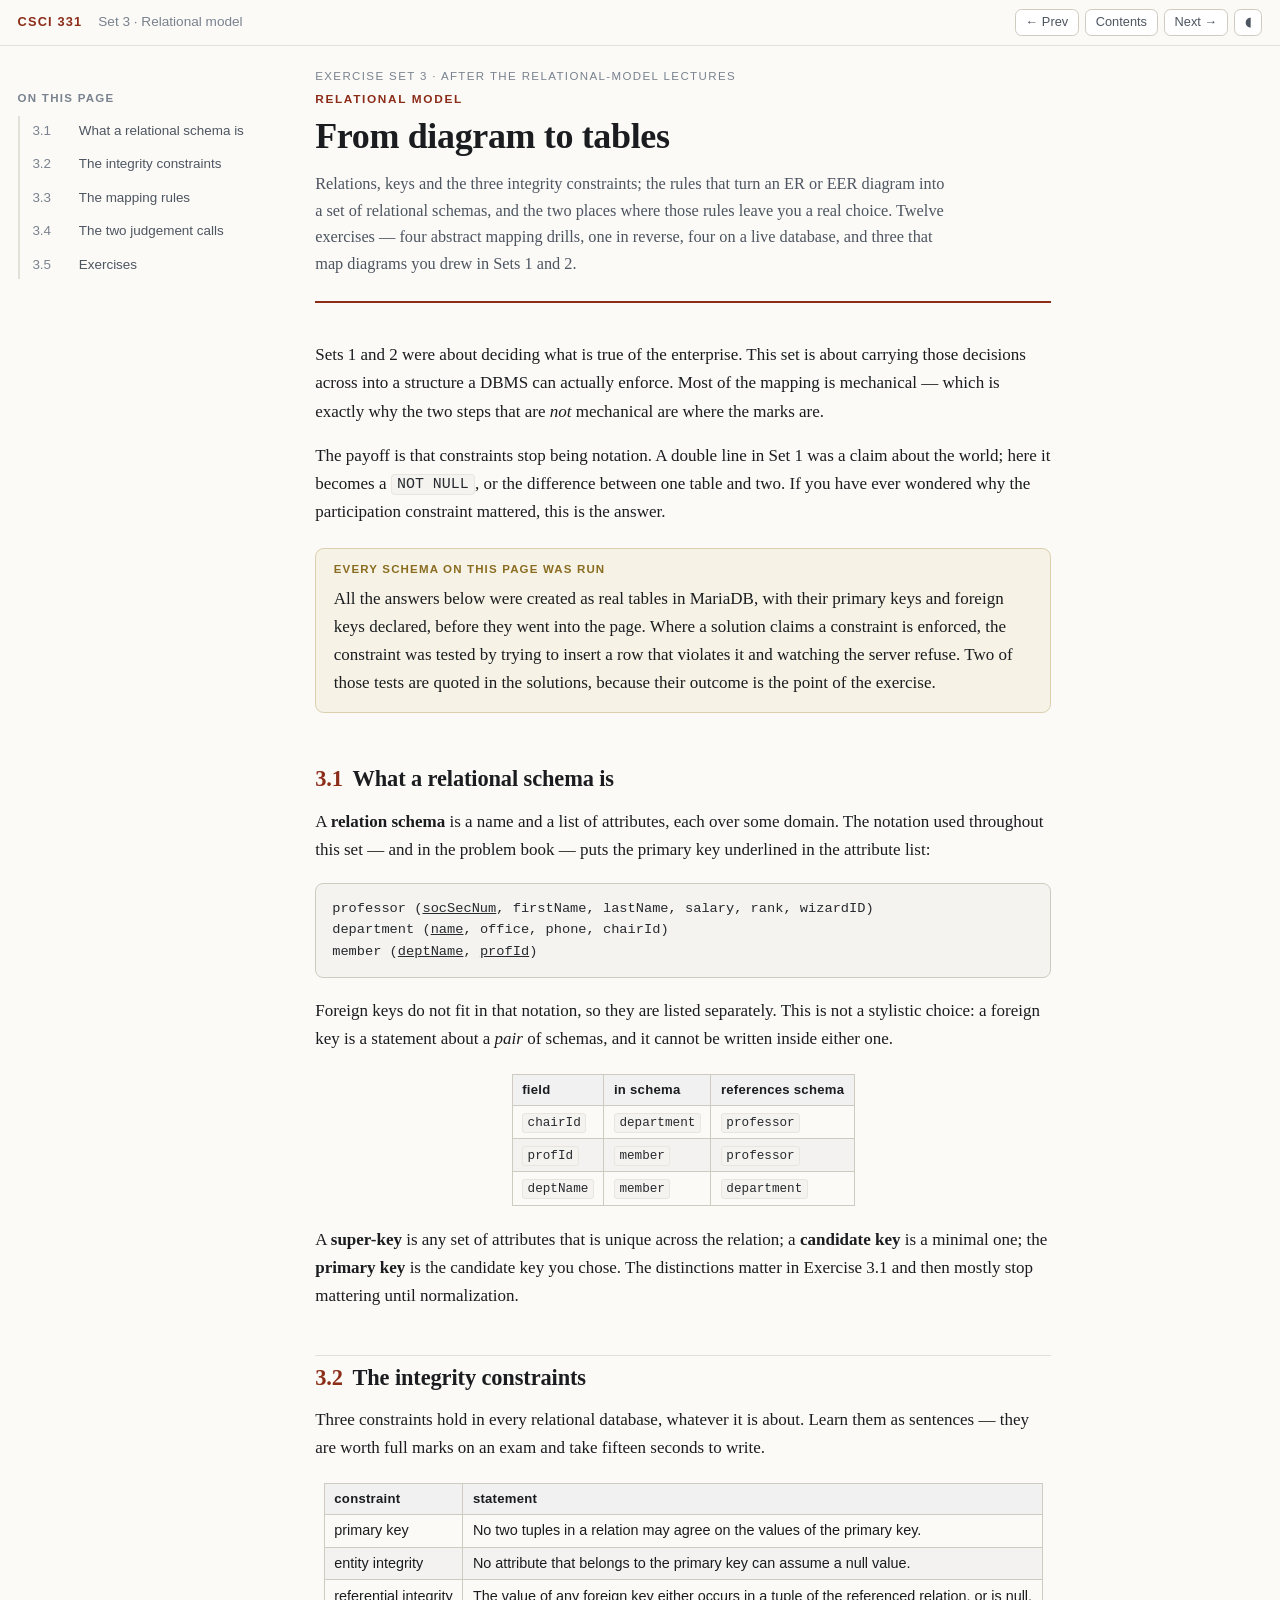
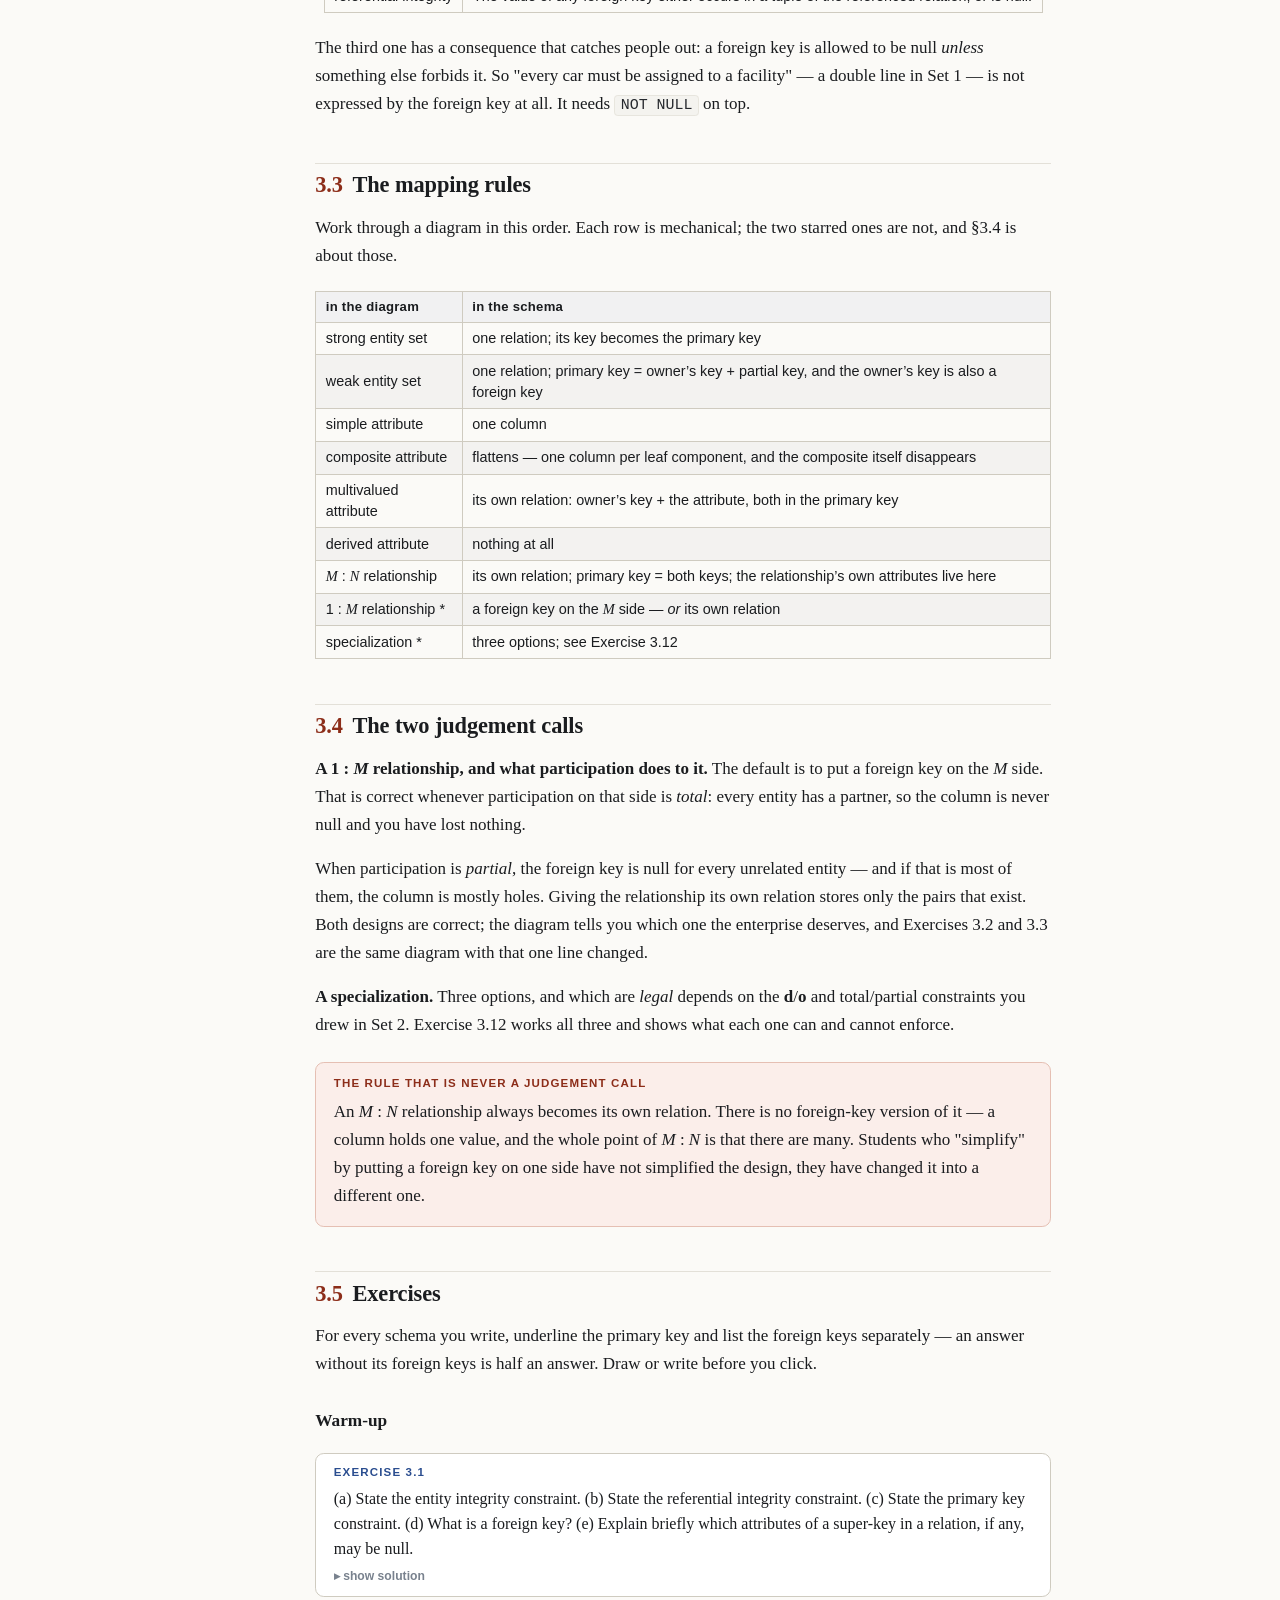
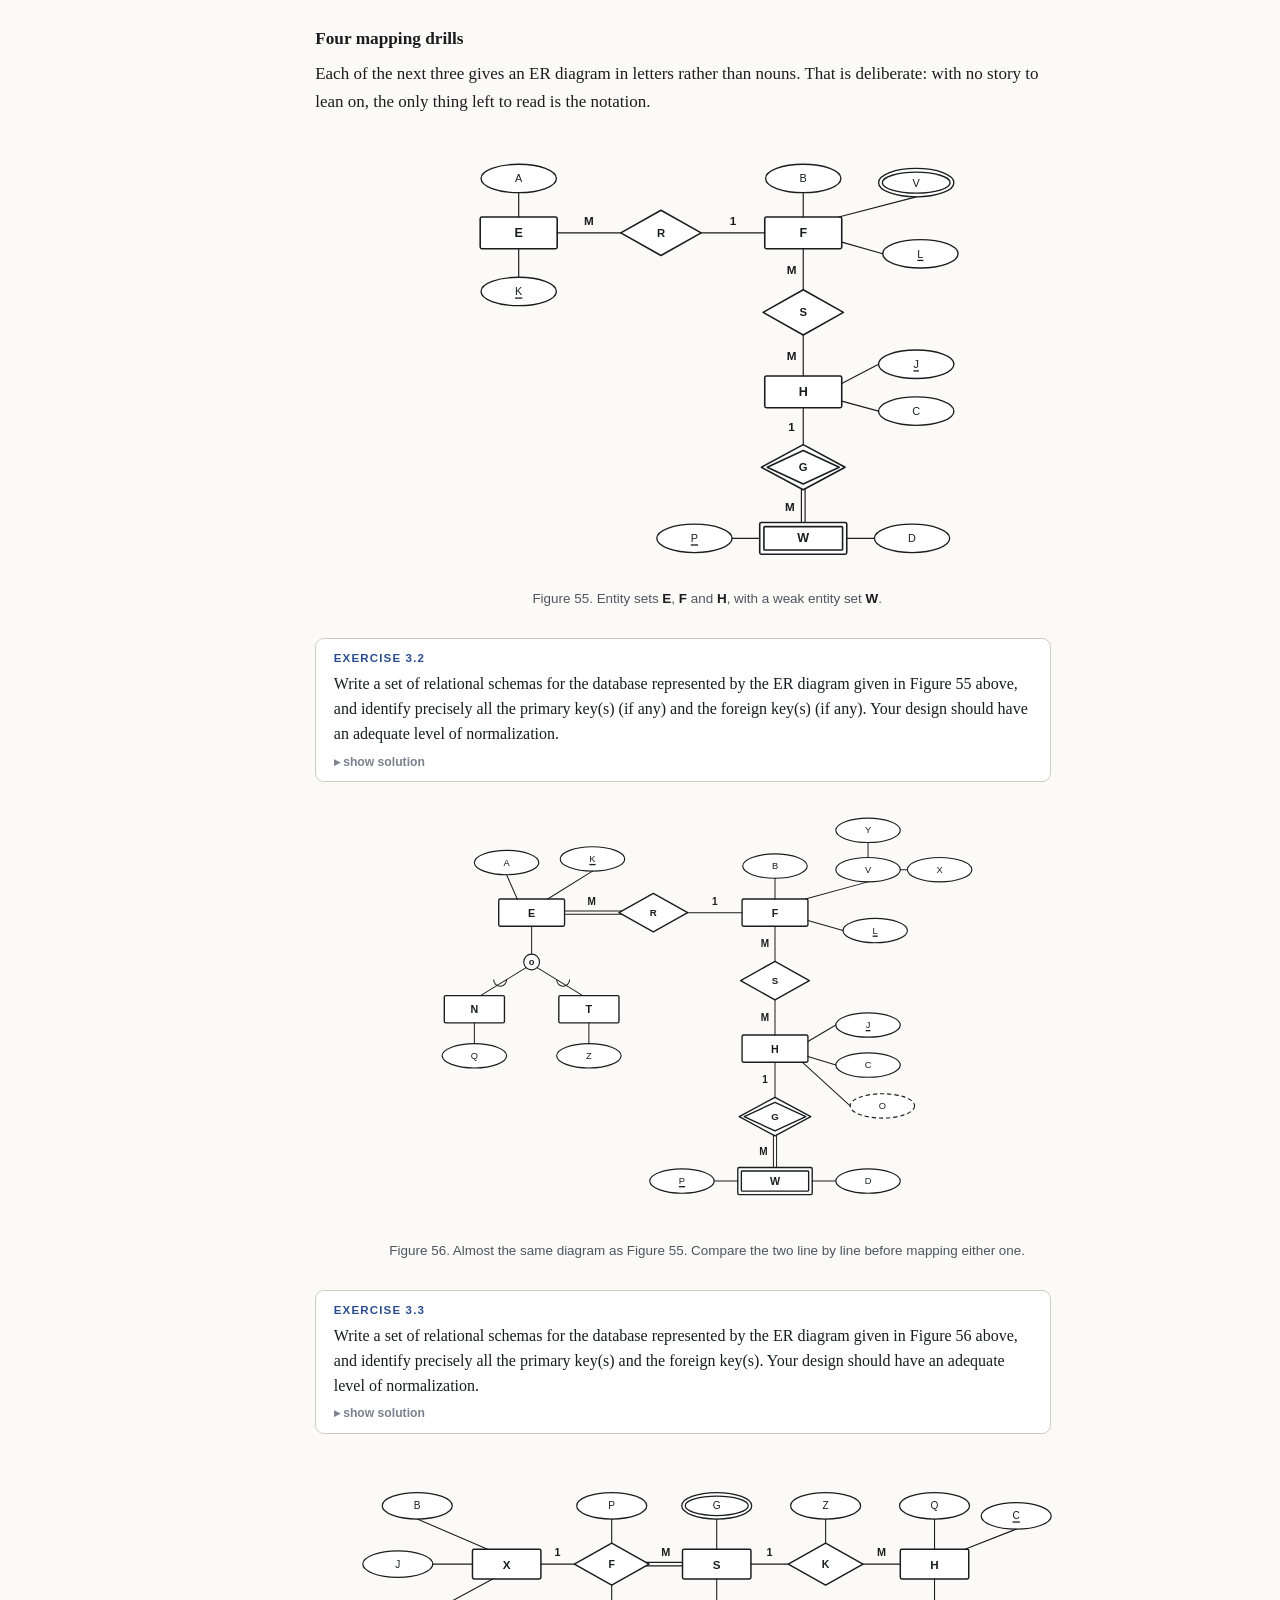
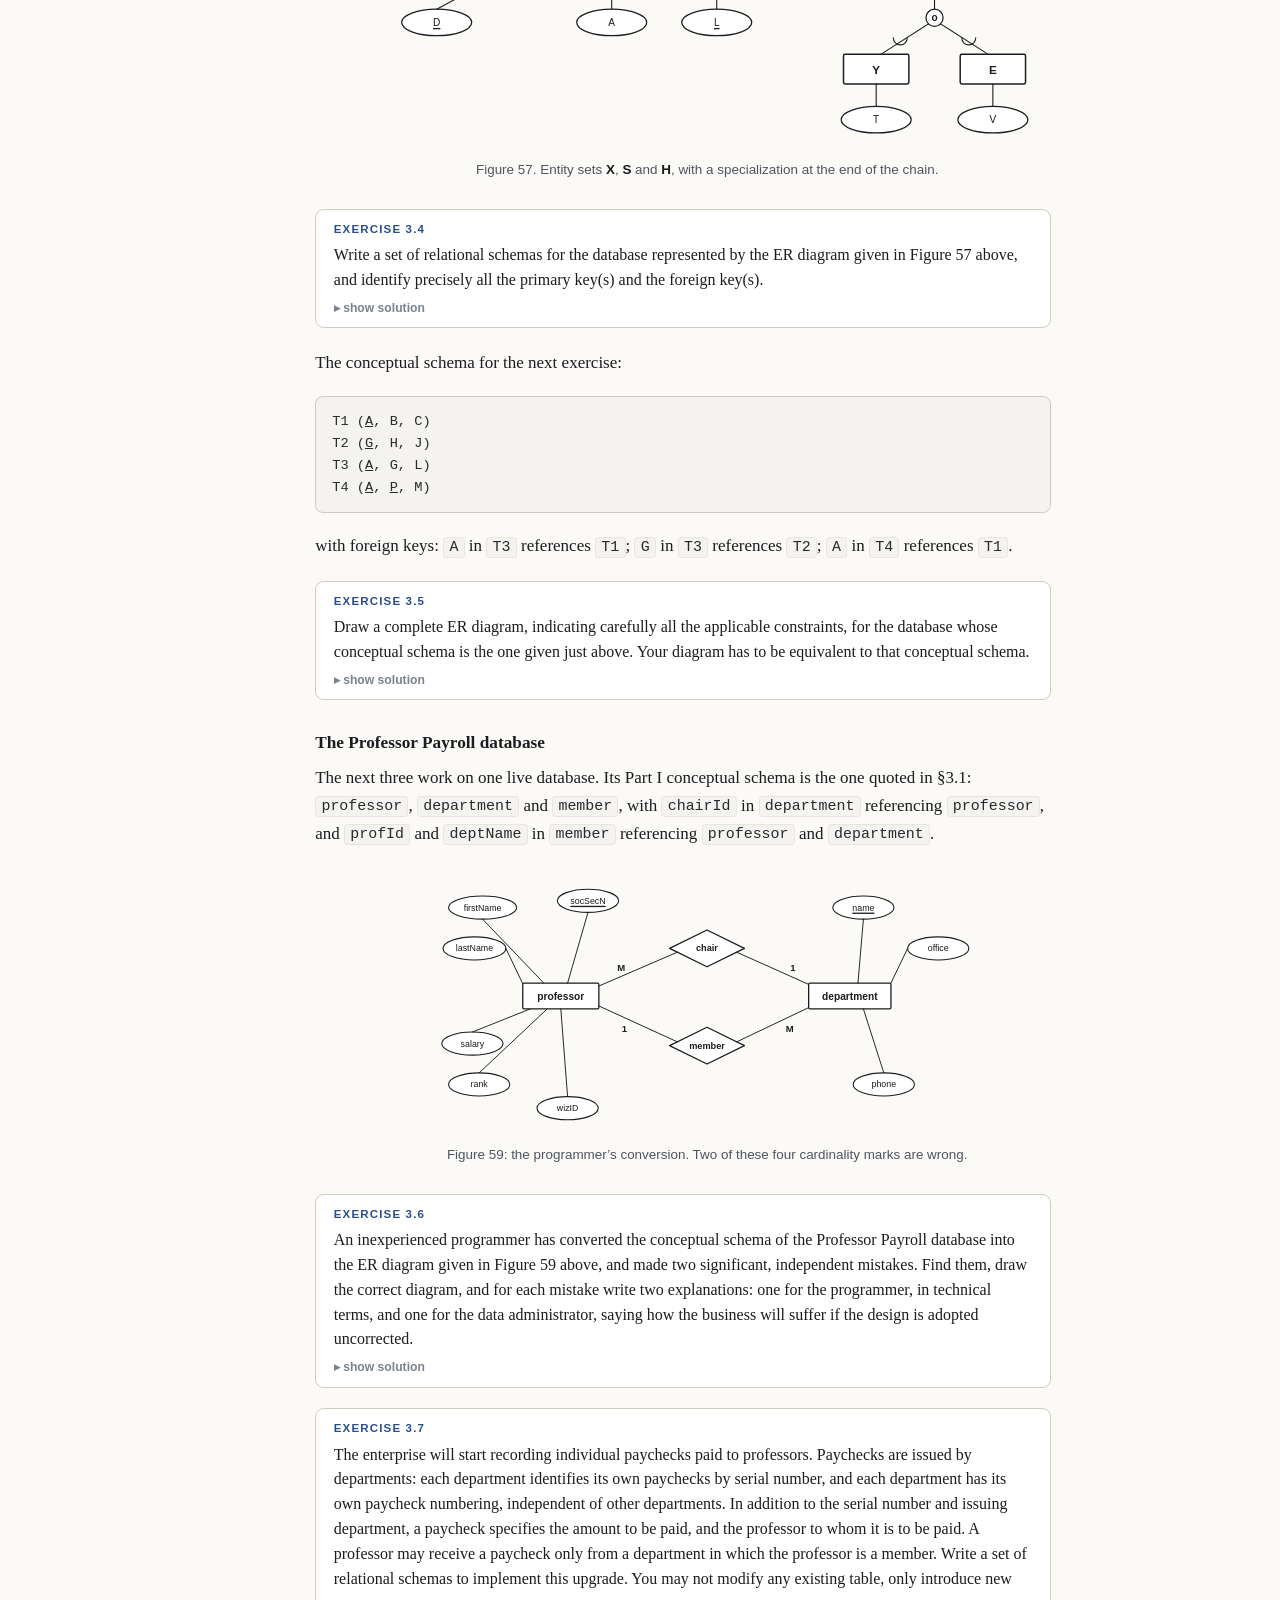
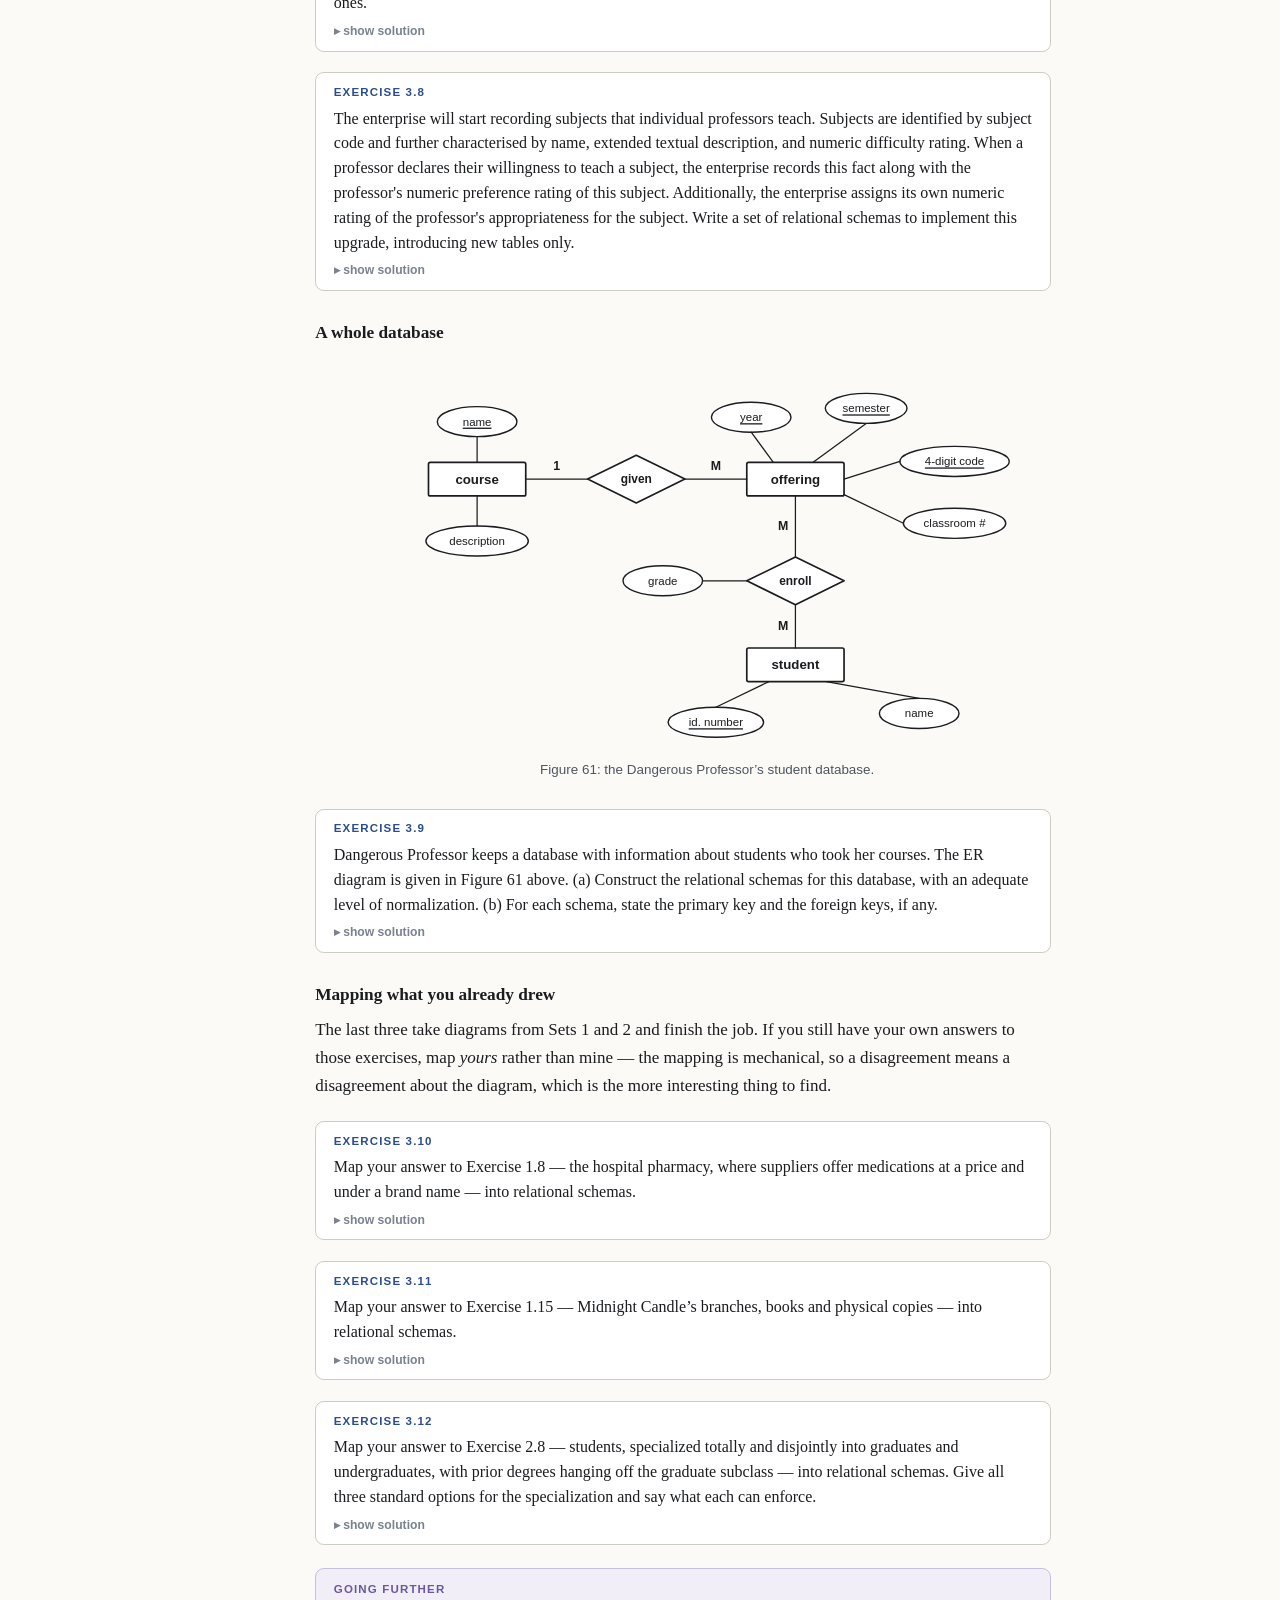
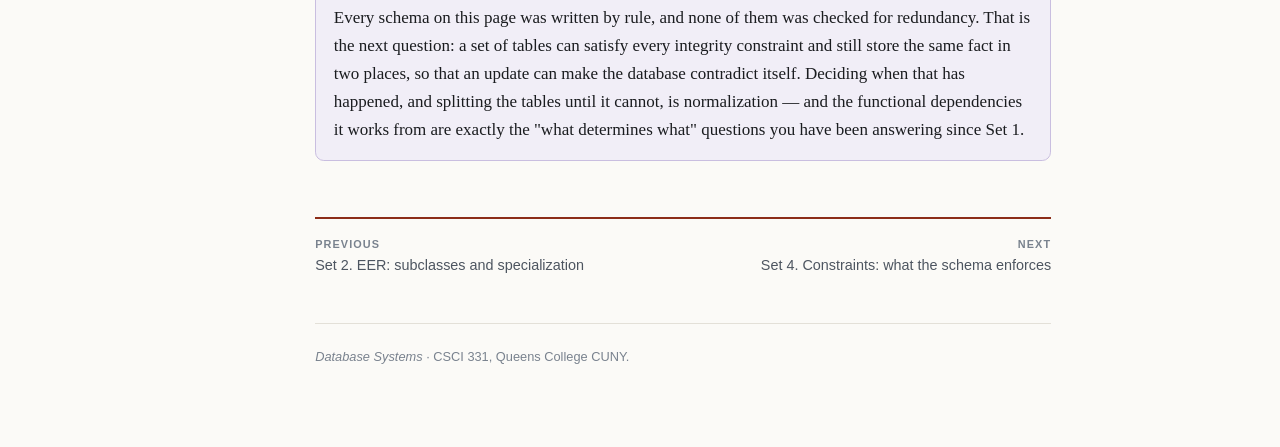
<file: ex-rel.html>
<!DOCTYPE html>
<html lang="en">
<head>
<meta charset="utf-8">
<meta name="viewport" content="width=device-width, initial-scale=1">
<title>Set 3 — The relational model: from diagram to tables</title>
<link rel="stylesheet" href="assets/style.css">
<script src="assets/notes.js" defer></script>
</head>
<body>
<header class="topbar"><div class="topbar-in">
  <a class="brand" href="index.html">CSCI 331</a>
  <span class="crumb">Set 3 &middot; Relational model</span>
  <nav class="topnav">
    <a href="ex-eer.html">&larr; Prev</a>
    <a href="index.html">Contents</a>
    <a href="ex-cons.html">Next &rarr;</a>
    <button class="iconbtn" id="themebtn" type="button" title="Light / dark">&#9686;</button>
  </nav>
</div></header>
<div class="wrap">
  <aside class="toc"><p class="toc-title">On this page</p><ol>
    <li><a href="#schema"><span class="t">3.1</span>What a relational schema is</a></li>
    <li><a href="#integrity"><span class="t">3.2</span>The integrity constraints</a></li>
    <li><a href="#rules"><span class="t">3.3</span>The mapping rules</a></li>
    <li><a href="#judgement"><span class="t">3.4</span>The two judgement calls</a></li>
    <li><a href="#exercises"><span class="t">3.5</span>Exercises</a></li>
  </ol></aside>
  <main>

<div class="chhead">
  <span class="chpart">Exercise set 3 &middot; after the relational-model lectures</span>
  <span class="chnum">Relational model</span>
  <h1>From diagram to tables</h1>
  <p class="chsum">Relations, keys and the three integrity constraints; the rules
  that turn an ER or EER diagram into a set of relational schemas, and the two
  places where those rules leave you a real choice. Twelve exercises &mdash; four
  abstract mapping drills, one in reverse, four on a live database, and three that
  map diagrams you drew in Sets 1 and 2.</p>
</div>

<p>Sets 1 and 2 were about deciding what is true of the enterprise. This set is
about carrying those decisions across into a structure a DBMS can actually
enforce. Most of the mapping is mechanical &mdash; which is exactly why the two
steps that are <em>not</em> mechanical are where the marks are.</p>

<p>The payoff is that constraints stop being notation. A double line in Set 1 was
a claim about the world; here it becomes a <code>NOT NULL</code>, or the
difference between one table and two. If you have ever wondered why the
participation constraint mattered, this is the answer.</p>

<div class="box note"><span class="bt">Every schema on this page was run</span>
<p>All the answers below were created as real tables in MariaDB, with their
primary keys and foreign keys declared, before they went into the page. Where a
solution claims a constraint is enforced, the constraint was tested by trying to
insert a row that violates it and watching the server refuse. Two of those tests
are quoted in the solutions, because their outcome is the point of the
exercise.</p></div>

<h2 id="schema"><span class="secnum">3.1</span>What a relational schema is</h2>

<p>A <strong>relation schema</strong> is a name and a list of attributes, each
over some domain. The notation used throughout this set &mdash; and in the problem
book &mdash; puts the primary key underlined in the attribute list:</p>

<pre>professor (<u>socSecNum</u>, firstName, lastName, salary, rank, wizardID)
department (<u>name</u>, office, phone, chairId)
member (<u>deptName</u>, <u>profId</u>)</pre>

<p>Foreign keys do not fit in that notation, so they are listed separately. This
is not a stylistic choice: a foreign key is a statement about a <em>pair</em> of
schemas, and it cannot be written inside either one.</p>

<div class="tablewrap"><table>
<thead><tr><th>field</th><th>in schema</th><th>references schema</th></tr></thead>
<tbody>
<tr><td><code>chairId</code></td><td><code>department</code></td><td><code>professor</code></td></tr>
<tr><td><code>profId</code></td><td><code>member</code></td><td><code>professor</code></td></tr>
<tr><td><code>deptName</code></td><td><code>member</code></td><td><code>department</code></td></tr>
</tbody></table></div>

<p>A <strong>super-key</strong> is any set of attributes that is unique across the
relation; a <strong>candidate key</strong> is a minimal one; the
<strong>primary key</strong> is the candidate key you chose. The distinctions
matter in Exercise 3.1 and then mostly stop mattering until normalization.</p>

<h2 id="integrity"><span class="secnum">3.2</span>The integrity constraints</h2>

<p>Three constraints hold in every relational database, whatever it is about.
Learn them as sentences &mdash; they are worth full marks on an exam and take
fifteen seconds to write.</p>

<div class="tablewrap"><table>
<thead><tr><th>constraint</th><th>statement</th></tr></thead>
<tbody>
<tr><td>primary key</td><td>No two tuples in a relation may agree on the values of the primary key.</td></tr>
<tr><td>entity integrity</td><td>No attribute that belongs to the primary key can assume a null value.</td></tr>
<tr><td>referential integrity</td><td>The value of any foreign key either occurs in a tuple of the referenced relation, or is null.</td></tr>
</tbody></table></div>

<p>The third one has a consequence that catches people out: a foreign key is
allowed to be null <em>unless</em> something else forbids it. So "every car must
be assigned to a facility" &mdash; a double line in Set 1 &mdash; is not expressed
by the foreign key at all. It needs <code>NOT NULL</code> on top.</p>

<h2 id="rules"><span class="secnum">3.3</span>The mapping rules</h2>

<p>Work through a diagram in this order. Each row is mechanical; the two starred
ones are not, and &sect;3.4 is about those.</p>

<div class="tablewrap"><table>
<thead><tr><th>in the diagram</th><th>in the schema</th></tr></thead>
<tbody>
<tr><td>strong entity set</td><td>one relation; its key becomes the primary key</td></tr>
<tr><td>weak entity set</td><td>one relation; primary key = owner&rsquo;s key + partial key, and the owner&rsquo;s key is also a foreign key</td></tr>
<tr><td>simple attribute</td><td>one column</td></tr>
<tr><td>composite attribute</td><td>flattens &mdash; one column per leaf component, and the composite itself disappears</td></tr>
<tr><td>multivalued attribute</td><td>its own relation: owner&rsquo;s key + the attribute, both in the primary key</td></tr>
<tr><td>derived attribute</td><td>nothing at all</td></tr>
<tr><td><var>M</var>&nbsp;:&nbsp;<var>N</var> relationship</td><td>its own relation; primary key = both keys; the relationship&rsquo;s own attributes live here</td></tr>
<tr><td>1&nbsp;:&nbsp;<var>M</var> relationship *</td><td>a foreign key on the <var>M</var> side &mdash; <em>or</em> its own relation</td></tr>
<tr><td>specialization *</td><td>three options; see Exercise 3.12</td></tr>
</tbody></table></div>

<h2 id="judgement"><span class="secnum">3.4</span>The two judgement calls</h2>

<p><strong>A 1&nbsp;:&nbsp;<var>M</var> relationship, and what participation does
to it.</strong> The default is to put a foreign key on the <var>M</var> side.
That is correct whenever participation on that side is <em>total</em>: every
entity has a partner, so the column is never null and you have lost nothing.</p>

<p>When participation is <em>partial</em>, the foreign key is null for every
unrelated entity &mdash; and if that is most of them, the column is mostly holes.
Giving the relationship its own relation stores only the pairs that exist. Both
designs are correct; the diagram tells you which one the enterprise deserves, and
Exercises 3.2 and 3.3 are the same diagram with that one line changed.</p>

<p><strong>A specialization.</strong> Three options, and which are <em>legal</em>
depends on the <b>d</b>/<b>o</b> and total/partial constraints you drew in Set 2.
Exercise 3.12 works all three and shows what each one can and cannot enforce.</p>

<div class="box warn"><span class="bt">The rule that is never a judgement call</span>
<p>An <var>M</var>&nbsp;:&nbsp;<var>N</var> relationship always becomes its own
relation. There is no foreign-key version of it &mdash; a column holds one value,
and the whole point of <var>M</var>&nbsp;:&nbsp;<var>N</var> is that there are
many. Students who "simplify" by putting a foreign key on one side have not
simplified the design, they have changed it into a different one.</p></div>

<h2 id="exercises"><span class="secnum">3.5</span>Exercises</h2>

<p>For every schema you write, underline the primary key and list the foreign keys
separately &mdash; an answer without its foreign keys is half an answer. Draw or
write before you click.</p>

<h3>Warm-up</h3>

<details class="prob"><summary data-label="Exercise 3.1">(a) State the entity integrity constraint. (b) State the referential integrity constraint. (c) State the primary key constraint. (d) What is a foreign key? (e) Explain briefly which attributes of a super-key in a relation, if any, may be null.</summary><div class="sol">
<p><strong>(a) Entity integrity.</strong> No attribute that belongs to the primary
key can assume a null value.</p>
<p><strong>(b) Referential integrity.</strong> The value of any foreign key either
occurs in a tuple of the referenced relation or is null. In other words: if a
relational schema <var>R</var> has a foreign key <var>K</var> which references
schema <var>S</var>, then in each tuple of <var>R</var> the value of <var>K</var>
must be equal to the value of <var>K</var> in some tuple of <var>S</var>, unless
the entire <var>K</var> is null.</p>
<p><strong>(c) Primary key constraint.</strong> No two tuples in a relation may
agree on the values of the primary key.</p>
<p><strong>(d) Foreign key.</strong> A foreign key of a schema <var>R</var> which
references schema <var>S</var> is a set of fields of <var>R</var> that forms the
primary key of <var>S</var>.</p>
<p><strong>(e) Super-key attributes and nulls.</strong> Since no attribute of a
primary key may be null, exactly those attributes of the given super-key that do
<em>not</em> belong to the actual primary key may be null. This may mean all such
attributes, or some of them, or none, depending on the relationship of this
super-key and the primary key.</p>
<p><strong>Why (e) is the interesting one.</strong> It is the only part that
requires you to hold both definitions at once. A super-key is any unique set; the
primary key is one particular minimal unique set. The attributes in the
difference are under no entity-integrity obligation at all &mdash; and a super-key
containing a nullable attribute is still a super-key, which is one reason we
bother to pick a primary key rather than using any old unique set.</p>
</div></details>

<h3>Four mapping drills</h3>

<p>Each of the next three gives an ER diagram in letters rather than nouns. That
is deliberate: with no story to lean on, the only thing left to read is the
notation.</p>

<figure class="fig" style="--figmax:34rem">
<svg viewBox="0 0 650 515" role="img" aria-label="ER diagram with entity sets E, F, H and weak entity set W">
<ellipse cx="100" cy="40" rx="45" ry="17" style="fill:var(--panel);stroke:currentColor;stroke-width:1.6"/>
<text class="lbl" x="100" y="40" text-anchor="middle" dominant-baseline="central" style="font-size:13px;font-weight:400;">A</text>
<rect x="54" y="86" width="92" height="38" rx="2" style="fill:var(--panel);stroke:currentColor;stroke-width:1.9;stroke-linejoin:round"/>
<text class="lbl" x="100" y="105" text-anchor="middle" dominant-baseline="central" style="font-size:15px;font-weight:600;">E</text>
<ellipse cx="100" cy="175" rx="45" ry="17" style="fill:var(--panel);stroke:currentColor;stroke-width:1.6"/>
<text class="lbl" x="100" y="175" text-anchor="middle" dominant-baseline="central" style="font-size:13px;font-weight:400;text-decoration:underline;">K</text>
<path d="M100.0 57.0L100.0 86.0" style="fill:none;stroke:currentColor;stroke-width:1.4;stroke-linecap:round"/>
<path d="M100.0 158.0L100.0 124.0" style="fill:none;stroke:currentColor;stroke-width:1.4;stroke-linecap:round"/>
<polygon points="222,105 270,78 318,105 270,132" style="fill:var(--panel);stroke:currentColor;stroke-width:1.9;stroke-linejoin:round"/>
<text class="lbl" x="270" y="105" text-anchor="middle" dominant-baseline="central" style="font-size:13.5px;font-weight:600;">R</text>
<path d="M146.0 105.0L222.0 105.0" style="fill:none;stroke:currentColor;stroke-width:1.4;stroke-linecap:round"/>
<text class="lbl" x="184" y="90" text-anchor="middle" dominant-baseline="central" style="font-size:14px;font-weight:700;">M</text>
<rect x="394" y="86" width="92" height="38" rx="2" style="fill:var(--panel);stroke:currentColor;stroke-width:1.9;stroke-linejoin:round"/>
<text class="lbl" x="440" y="105" text-anchor="middle" dominant-baseline="central" style="font-size:15px;font-weight:600;">F</text>
<path d="M318.0 105.0L394.0 105.0" style="fill:none;stroke:currentColor;stroke-width:1.4;stroke-linecap:round"/>
<text class="lbl" x="356" y="90" text-anchor="middle" dominant-baseline="central" style="font-size:14px;font-weight:700;">1</text>
<ellipse cx="440" cy="40" rx="45" ry="17" style="fill:var(--panel);stroke:currentColor;stroke-width:1.6"/>
<text class="lbl" x="440" y="40" text-anchor="middle" dominant-baseline="central" style="font-size:13px;font-weight:400;">B</text>
<path d="M440.0 57.0L440.0 86.0" style="fill:none;stroke:currentColor;stroke-width:1.4;stroke-linecap:round"/>
<ellipse cx="575" cy="45" rx="45" ry="17" style="fill:var(--panel);stroke:currentColor;stroke-width:1.6"/>
<ellipse cx="575" cy="45" rx="40.5" ry="12.5" style="fill:none;stroke:currentColor;stroke-width:1.6"/>
<text class="lbl" x="575" y="45" text-anchor="middle" dominant-baseline="central" style="font-size:13px;font-weight:400;">V</text>
<path d="M575.0 62.0L482.5 86.0" style="fill:none;stroke:currentColor;stroke-width:1.4;stroke-linecap:round"/>
<ellipse cx="580" cy="130" rx="45" ry="17" style="fill:var(--panel);stroke:currentColor;stroke-width:1.6"/>
<text class="lbl" x="580" y="130" text-anchor="middle" dominant-baseline="central" style="font-size:13px;font-weight:400;text-decoration:underline;">L</text>
<path d="M535.0 130.0L486.0 116.0" style="fill:none;stroke:currentColor;stroke-width:1.4;stroke-linecap:round"/>
<polygon points="392,200 440,173 488,200 440,227" style="fill:var(--panel);stroke:currentColor;stroke-width:1.9;stroke-linejoin:round"/>
<text class="lbl" x="440" y="200" text-anchor="middle" dominant-baseline="central" style="font-size:13.5px;font-weight:600;">S</text>
<path d="M440.0 124.0L440.0 173.0" style="fill:none;stroke:currentColor;stroke-width:1.4;stroke-linecap:round"/>
<text class="lbl" x="426" y="148.5" text-anchor="middle" dominant-baseline="central" style="font-size:14px;font-weight:700;">M</text>
<rect x="394" y="276" width="92" height="38" rx="2" style="fill:var(--panel);stroke:currentColor;stroke-width:1.9;stroke-linejoin:round"/>
<text class="lbl" x="440" y="295" text-anchor="middle" dominant-baseline="central" style="font-size:15px;font-weight:600;">H</text>
<path d="M440.0 227.0L440.0 276.0" style="fill:none;stroke:currentColor;stroke-width:1.4;stroke-linecap:round"/>
<text class="lbl" x="426" y="251.5" text-anchor="middle" dominant-baseline="central" style="font-size:14px;font-weight:700;">M</text>
<ellipse cx="575" cy="262" rx="45" ry="17" style="fill:var(--panel);stroke:currentColor;stroke-width:1.6"/>
<text class="lbl" x="575" y="262" text-anchor="middle" dominant-baseline="central" style="font-size:13px;font-weight:400;text-decoration:underline;">J</text>
<path d="M530.0 262.0L486.0 285.0" style="fill:none;stroke:currentColor;stroke-width:1.4;stroke-linecap:round"/>
<ellipse cx="575" cy="318" rx="45" ry="17" style="fill:var(--panel);stroke:currentColor;stroke-width:1.6"/>
<text class="lbl" x="575" y="318" text-anchor="middle" dominant-baseline="central" style="font-size:13px;font-weight:400;">C</text>
<path d="M530.0 318.0L486.0 306.0" style="fill:none;stroke:currentColor;stroke-width:1.4;stroke-linecap:round"/>
<polygon points="390,385 440,358 490,385 440,412" style="fill:var(--panel);stroke:currentColor;stroke-width:1.9;stroke-linejoin:round"/>
<polygon points="397,385 440,365 483,385 440,405" style="fill:none;stroke:currentColor;stroke-width:1.9;stroke-linejoin:round"/>
<text class="lbl" x="440" y="385" text-anchor="middle" dominant-baseline="central" style="font-size:13.5px;font-weight:600;">G</text>
<path d="M440.0 314.0L440.0 358.0" style="fill:none;stroke:currentColor;stroke-width:1.4;stroke-linecap:round"/>
<text class="lbl" x="426" y="336" text-anchor="middle" dominant-baseline="central" style="font-size:14px;font-weight:700;">1</text>
<rect x="388" y="451" width="104" height="38" rx="2" style="fill:var(--panel);stroke:currentColor;stroke-width:1.9;stroke-linejoin:round"/>
<rect x="393" y="456" width="94" height="28" rx="1" style="fill:none;stroke:currentColor;stroke-width:1.9;stroke-linejoin:round"/>
<text class="lbl" x="440" y="470" text-anchor="middle" dominant-baseline="central" style="font-size:15px;font-weight:600;">W</text>
<path d="M437.8 410.8L437.8 451.0" style="fill:none;stroke:currentColor;stroke-width:1.4;stroke-linecap:round"/><path d="M442.2 410.8L442.2 451.0" style="fill:none;stroke:currentColor;stroke-width:1.4;stroke-linecap:round"/>
<text class="lbl" x="424" y="431.5" text-anchor="middle" dominant-baseline="central" style="font-size:14px;font-weight:700;">M</text>
<ellipse cx="310" cy="470" rx="45" ry="17" style="fill:var(--panel);stroke:currentColor;stroke-width:1.6"/>
<text class="lbl" x="310" y="470" text-anchor="middle" dominant-baseline="central" style="font-size:13px;font-weight:400;text-decoration:underline;text-decoration-style:dashed;">P</text>
<path d="M355.0 470.0L388.0 470.0" style="fill:none;stroke:currentColor;stroke-width:1.4;stroke-linecap:round"/>
<ellipse cx="570" cy="470" rx="45" ry="17" style="fill:var(--panel);stroke:currentColor;stroke-width:1.6"/>
<text class="lbl" x="570" y="470" text-anchor="middle" dominant-baseline="central" style="font-size:13px;font-weight:400;">D</text>
<path d="M492.0 470.0L525.0 470.0" style="fill:none;stroke:currentColor;stroke-width:1.4;stroke-linecap:round"/>
</svg>
<figcaption>Figure 55. Entity sets <b>E</b>, <b>F</b> and <b>H</b>, with a weak entity set <b>W</b>.</figcaption></figure>
<details class="prob"><summary data-label="Exercise 3.2">Write a set of relational schemas for the database represented by the ER diagram given in Figure 55 above, and identify precisely all the primary key(s) (if any) and the foreign key(s) (if any). Your design should have an adequate level of normalization.</summary><div class="sol">
<pre>E  (<u>K</u>, A)
F  (<u>L</u>, B)
Fv (<u>L</u>, <u>V</u>)
R  (<u>K</u>, L)
H  (<u>J</u>, C)
S  (<u>J</u>, <u>L</u>)
W  (<u>J</u>, <u>P</u>, D)</pre>
<div class="tablewrap"><table>
<thead><tr><th>field</th><th>in schema</th><th>references field</th><th>in schema</th></tr></thead>
<tbody>
<tr><td>L</td><td>Fv</td><td>L</td><td>F</td></tr>
<tr><td>K</td><td>R</td><td>K</td><td>E</td></tr>
<tr><td>L</td><td>R</td><td>L</td><td>F</td></tr>
<tr><td>J</td><td>S</td><td>J</td><td>H</td></tr>
<tr><td>L</td><td>S</td><td>L</td><td>F</td></tr>
<tr><td>J</td><td>W</td><td>J</td><td>H</td></tr>
</tbody></table></div>
<p><strong>Step 1 &mdash; the entity sets.</strong> <b>E</b>, <b>F</b> and
<b>H</b> are strong, so each becomes a relation keyed by its own key attribute:
<code>E(K, …)</code>, <code>F(L, …)</code>, <code>H(J, …)</code>.</p>
<p><strong>Step 2 &mdash; the multivalued attribute.</strong> <b>V</b> is a double
ellipse, so it cannot be a column of <code>F</code> &mdash; a column holds one
value. It becomes <code>Fv(L, V)</code> with <em>both</em> attributes in the
primary key: the same F may have many V values, and the same V value may belong
to many F&rsquo;s. Forgetting to put V in the key is the usual slip; it would
allow only one V per F, which is what you were trying to escape.</p>
<p><strong>Step 3 &mdash; the weak entity set.</strong> <b>W</b>&rsquo;s key is
its owner&rsquo;s key plus its own partial key: <code>W(J, P, D)</code> with
(J, P) primary and J a foreign key to <code>H</code>. The double line into
<b>G</b> is what makes J non-null here, and it is non-null by construction, since
it is part of the primary key.</p>
<p><strong>Step 4 &mdash; the two relationships, which go differently.</strong>
<b>S</b> is <var>M</var>&nbsp;:&nbsp;<var>N</var>, so it must become its own
relation <code>S(J, L)</code> keyed by both. <b>R</b> is
<var>M</var>&nbsp;:&nbsp;1 from E to F, so the default would be a column L inside
<code>E</code> &mdash; but <b>E</b>&rsquo;s participation in <b>R</b> is
<em>partial</em> (a single line), so that column would be null for every E with
no F. The book gives <b>R</b> its own relation <code>R(K, L)</code>, keyed by K
alone: at most one row per E, so the cardinality is still enforced, and E&rsquo;s
with no partner simply have no row.</p>
<p>Keep that last paragraph in mind for the next exercise, where exactly one line
in the diagram changes.</p>
</div></details>

<figure class="fig" style="--figmax:34rem">
<svg viewBox="-5 -27 760 582" role="img" aria-label="ER diagram like Figure 55 with a composite attribute and a specialization">
<ellipse cx="95" cy="45" rx="45" ry="17" style="fill:var(--panel);stroke:currentColor;stroke-width:1.6"/>
<text class="lbl" x="95" y="45" text-anchor="middle" dominant-baseline="central" style="font-size:13px;font-weight:400;">A</text>
<ellipse cx="215" cy="40" rx="45" ry="17" style="fill:var(--panel);stroke:currentColor;stroke-width:1.6"/>
<text class="lbl" x="215" y="40" text-anchor="middle" dominant-baseline="central" style="font-size:13px;font-weight:400;text-decoration:underline;">K</text>
<rect x="84" y="96" width="92" height="38" rx="2" style="fill:var(--panel);stroke:currentColor;stroke-width:1.9;stroke-linejoin:round"/>
<text class="lbl" x="130" y="115" text-anchor="middle" dominant-baseline="central" style="font-size:15px;font-weight:600;">E</text>
<path d="M95.0 62.0L109.9 96.0" style="fill:none;stroke:currentColor;stroke-width:1.4;stroke-linecap:round"/>
<path d="M215.0 57.0L152.4 96.0" style="fill:none;stroke:currentColor;stroke-width:1.4;stroke-linecap:round"/>
<polygon points="252,115 300,88 348,115 300,142" style="fill:var(--panel);stroke:currentColor;stroke-width:1.9;stroke-linejoin:round"/>
<text class="lbl" x="300" y="115" text-anchor="middle" dominant-baseline="central" style="font-size:13.5px;font-weight:600;">R</text>
<path d="M176.0 117.2L255.9 117.2" style="fill:none;stroke:currentColor;stroke-width:1.4;stroke-linecap:round"/><path d="M176.0 112.8L255.9 112.8" style="fill:none;stroke:currentColor;stroke-width:1.4;stroke-linecap:round"/>
<text class="lbl" x="214" y="100" text-anchor="middle" dominant-baseline="central" style="font-size:14px;font-weight:700;">M</text>
<rect x="424" y="96" width="92" height="38" rx="2" style="fill:var(--panel);stroke:currentColor;stroke-width:1.9;stroke-linejoin:round"/>
<text class="lbl" x="470" y="115" text-anchor="middle" dominant-baseline="central" style="font-size:15px;font-weight:600;">F</text>
<path d="M348.0 115.0L424.0 115.0" style="fill:none;stroke:currentColor;stroke-width:1.4;stroke-linecap:round"/>
<text class="lbl" x="386" y="100" text-anchor="middle" dominant-baseline="central" style="font-size:14px;font-weight:700;">1</text>
<ellipse cx="470" cy="50" rx="45" ry="17" style="fill:var(--panel);stroke:currentColor;stroke-width:1.6"/>
<text class="lbl" x="470" y="50" text-anchor="middle" dominant-baseline="central" style="font-size:13px;font-weight:400;">B</text>
<path d="M470.0 67.0L470.0 96.0" style="fill:none;stroke:currentColor;stroke-width:1.4;stroke-linecap:round"/>
<ellipse cx="600" cy="55" rx="45" ry="17" style="fill:var(--panel);stroke:currentColor;stroke-width:1.6"/>
<text class="lbl" x="600" y="55" text-anchor="middle" dominant-baseline="central" style="font-size:13px;font-weight:400;">V</text>
<path d="M600.0 72.0L512.5 96.0" style="fill:none;stroke:currentColor;stroke-width:1.4;stroke-linecap:round"/>
<ellipse cx="600" cy="0" rx="45" ry="17" style="fill:var(--panel);stroke:currentColor;stroke-width:1.6"/>
<text class="lbl" x="600" y="0" text-anchor="middle" dominant-baseline="central" style="font-size:13px;font-weight:400;">Y</text>
<path d="M600.0 17.0L600.0 38.0" style="fill:none;stroke:currentColor;stroke-width:1.4;stroke-linecap:round"/>
<ellipse cx="700" cy="55" rx="45" ry="17" style="fill:var(--panel);stroke:currentColor;stroke-width:1.6"/>
<text class="lbl" x="700" y="55" text-anchor="middle" dominant-baseline="central" style="font-size:13px;font-weight:400;">X</text>
<path d="M655.0 55.0L645.0 55.0" style="fill:none;stroke:currentColor;stroke-width:1.4;stroke-linecap:round"/>
<ellipse cx="610" cy="140" rx="45" ry="17" style="fill:var(--panel);stroke:currentColor;stroke-width:1.6"/>
<text class="lbl" x="610" y="140" text-anchor="middle" dominant-baseline="central" style="font-size:13px;font-weight:400;text-decoration:underline;">L</text>
<path d="M565.0 140.0L516.0 126.0" style="fill:none;stroke:currentColor;stroke-width:1.4;stroke-linecap:round"/>
<path d="M130.0 134.0L130.0 173.0" style="fill:none;stroke:currentColor;stroke-width:1.4;stroke-linecap:round"/>
<circle cx="130" cy="184" r="11" style="fill:var(--panel);stroke:currentColor;stroke-width:1.6"/>
<text class="lbl" x="130" y="184" text-anchor="middle" dominant-baseline="central" style="font-size:13px;font-weight:700;">o</text>
<path d="M122.2 191.8L58.6 231.0" style="fill:none;stroke:currentColor;stroke-width:1.4;stroke-linecap:round"/>
<path d="M137.8 191.8L201.4 231.0" style="fill:none;stroke:currentColor;stroke-width:1.4;stroke-linecap:round"/>
<path d="M77 208.8A9 9 0 0 0 95 208.8" style="fill:none;stroke:currentColor;stroke-width:1.4;stroke-linecap:round"/>
<path d="M165 208.8A9 9 0 0 0 183 208.8" style="fill:none;stroke:currentColor;stroke-width:1.4;stroke-linecap:round"/>
<rect x="8" y="231" width="84" height="38" rx="2" style="fill:var(--panel);stroke:currentColor;stroke-width:1.9;stroke-linejoin:round"/>
<text class="lbl" x="50" y="250" text-anchor="middle" dominant-baseline="central" style="font-size:15px;font-weight:600;">N</text>
<rect x="168" y="231" width="84" height="38" rx="2" style="fill:var(--panel);stroke:currentColor;stroke-width:1.9;stroke-linejoin:round"/>
<text class="lbl" x="210" y="250" text-anchor="middle" dominant-baseline="central" style="font-size:15px;font-weight:600;">T</text>
<ellipse cx="50" cy="315" rx="45" ry="17" style="fill:var(--panel);stroke:currentColor;stroke-width:1.6"/>
<text class="lbl" x="50" y="315" text-anchor="middle" dominant-baseline="central" style="font-size:13px;font-weight:400;">Q</text>
<path d="M50.0 298.0L50.0 269.0" style="fill:none;stroke:currentColor;stroke-width:1.4;stroke-linecap:round"/>
<ellipse cx="210" cy="315" rx="45" ry="17" style="fill:var(--panel);stroke:currentColor;stroke-width:1.6"/>
<text class="lbl" x="210" y="315" text-anchor="middle" dominant-baseline="central" style="font-size:13px;font-weight:400;">Z</text>
<path d="M210.0 298.0L210.0 269.0" style="fill:none;stroke:currentColor;stroke-width:1.4;stroke-linecap:round"/>
<polygon points="422,210 470,183 518,210 470,237" style="fill:var(--panel);stroke:currentColor;stroke-width:1.9;stroke-linejoin:round"/>
<text class="lbl" x="470" y="210" text-anchor="middle" dominant-baseline="central" style="font-size:13.5px;font-weight:600;">S</text>
<path d="M470.0 134.0L470.0 183.0" style="fill:none;stroke:currentColor;stroke-width:1.4;stroke-linecap:round"/>
<text class="lbl" x="456" y="158.5" text-anchor="middle" dominant-baseline="central" style="font-size:14px;font-weight:700;">M</text>
<rect x="424" y="286" width="92" height="38" rx="2" style="fill:var(--panel);stroke:currentColor;stroke-width:1.9;stroke-linejoin:round"/>
<text class="lbl" x="470" y="305" text-anchor="middle" dominant-baseline="central" style="font-size:15px;font-weight:600;">H</text>
<path d="M470.0 237.0L470.0 286.0" style="fill:none;stroke:currentColor;stroke-width:1.4;stroke-linecap:round"/>
<text class="lbl" x="456" y="261.5" text-anchor="middle" dominant-baseline="central" style="font-size:14px;font-weight:700;">M</text>
<ellipse cx="600" cy="272" rx="45" ry="17" style="fill:var(--panel);stroke:currentColor;stroke-width:1.6"/>
<text class="lbl" x="600" y="272" text-anchor="middle" dominant-baseline="central" style="font-size:13px;font-weight:400;text-decoration:underline;">J</text>
<path d="M555.0 272.0L516.0 295.0" style="fill:none;stroke:currentColor;stroke-width:1.4;stroke-linecap:round"/>
<ellipse cx="600" cy="328" rx="45" ry="17" style="fill:var(--panel);stroke:currentColor;stroke-width:1.6"/>
<text class="lbl" x="600" y="328" text-anchor="middle" dominant-baseline="central" style="font-size:13px;font-weight:400;">C</text>
<path d="M555.0 328.0L516.0 316.0" style="fill:none;stroke:currentColor;stroke-width:1.4;stroke-linecap:round"/>
<ellipse cx="620" cy="385" rx="45" ry="17" stroke-dasharray="6 4" style="fill:var(--panel);stroke:currentColor;stroke-width:1.6"/>
<text class="lbl" x="620" y="385" text-anchor="middle" dominant-baseline="central" style="font-size:13px;font-weight:400;">O</text>
<path d="M575.0 385.0L508.0 324.0" style="fill:none;stroke:currentColor;stroke-width:1.4;stroke-linecap:round"/>
<polygon points="420,400 470,373 520,400 470,427" style="fill:var(--panel);stroke:currentColor;stroke-width:1.9;stroke-linejoin:round"/>
<polygon points="427,400 470,380 513,400 470,420" style="fill:none;stroke:currentColor;stroke-width:1.9;stroke-linejoin:round"/>
<text class="lbl" x="470" y="400" text-anchor="middle" dominant-baseline="central" style="font-size:13.5px;font-weight:600;">G</text>
<path d="M470.0 324.0L470.0 373.0" style="fill:none;stroke:currentColor;stroke-width:1.4;stroke-linecap:round"/>
<text class="lbl" x="456" y="348.5" text-anchor="middle" dominant-baseline="central" style="font-size:14px;font-weight:700;">1</text>
<rect x="418" y="471" width="104" height="38" rx="2" style="fill:var(--panel);stroke:currentColor;stroke-width:1.9;stroke-linejoin:round"/>
<rect x="423" y="476" width="94" height="28" rx="1" style="fill:none;stroke:currentColor;stroke-width:1.9;stroke-linejoin:round"/>
<text class="lbl" x="470" y="490" text-anchor="middle" dominant-baseline="central" style="font-size:15px;font-weight:600;">W</text>
<path d="M467.8 425.8L467.8 471.0" style="fill:none;stroke:currentColor;stroke-width:1.4;stroke-linecap:round"/><path d="M472.2 425.8L472.2 471.0" style="fill:none;stroke:currentColor;stroke-width:1.4;stroke-linecap:round"/>
<text class="lbl" x="454" y="449" text-anchor="middle" dominant-baseline="central" style="font-size:14px;font-weight:700;">M</text>
<ellipse cx="340" cy="490" rx="45" ry="17" style="fill:var(--panel);stroke:currentColor;stroke-width:1.6"/>
<text class="lbl" x="340" y="490" text-anchor="middle" dominant-baseline="central" style="font-size:13px;font-weight:400;text-decoration:underline;text-decoration-style:dashed;">P</text>
<path d="M385.0 490.0L418.0 490.0" style="fill:none;stroke:currentColor;stroke-width:1.4;stroke-linecap:round"/>
<ellipse cx="600" cy="490" rx="45" ry="17" style="fill:var(--panel);stroke:currentColor;stroke-width:1.6"/>
<text class="lbl" x="600" y="490" text-anchor="middle" dominant-baseline="central" style="font-size:13px;font-weight:400;">D</text>
<path d="M522.0 490.0L555.0 490.0" style="fill:none;stroke:currentColor;stroke-width:1.4;stroke-linecap:round"/>
</svg>
<figcaption>Figure 56. Almost the same diagram as Figure 55. Compare the two line by line before mapping either one.</figcaption></figure>
<details class="prob"><summary data-label="Exercise 3.3">Write a set of relational schemas for the database represented by the ER diagram given in Figure 56 above, and identify precisely all the primary key(s) and the foreign key(s). Your design should have an adequate level of normalization.</summary><div class="sol">
<pre>E (<u>K</u>, A, L)
F (<u>L</u>, B, X, Y)
N (<u>K</u>, Q)
T (<u>K</u>, Z)
H (<u>J</u>, C)
S (<u>J</u>, <u>L</u>)
W (<u>J</u>, <u>P</u>, D)</pre>
<div class="tablewrap"><table>
<thead><tr><th>field</th><th>in schema</th><th>references field</th><th>in schema</th></tr></thead>
<tbody>
<tr><td>K</td><td>N</td><td>K</td><td>E</td></tr>
<tr><td>K</td><td>T</td><td>K</td><td>E</td></tr>
<tr><td>L</td><td>E</td><td>L</td><td>F</td></tr>
<tr><td>J</td><td>S</td><td>J</td><td>H</td></tr>
<tr><td>L</td><td>S</td><td>L</td><td>F</td></tr>
<tr><td>J</td><td>W</td><td>J</td><td>H</td></tr>
</tbody></table></div>
<p>Four things changed from Figure 55, and each one changes the schema.</p>
<p><strong>1. <b>V</b> is now composite, not multivalued.</strong> It is a plain
ellipse with <b>Y</b> and <b>X</b> hanging off it. A composite attribute
<em>flattens</em>: its leaves become columns of the owner and the composite itself
vanishes, giving <code>F(L, B, X, Y)</code>. No extra relation. Compare
<code>Fv</code> in Exercise 3.2 &mdash; one ellipse drawn differently is the whole
difference between four columns and a second table.</p>
<p><strong>2. <b>E</b> now participates totally in <b>R</b>.</strong> The line
from <b>E</b> to <b>R</b> is doubled. Every E has an F, so the foreign key L can
live inside <code>E</code> and be <code>NOT NULL</code> &mdash; there are no holes
to avoid, and the separate <code>R</code> relation of Exercise 3.2 would now be an
extra join for nothing. Hence <code>E(K, A, L)</code>.</p>
<p><strong>3. <b>E</b> has a specialization.</strong> <b>N</b> and <b>T</b> become
relations keyed by the superclass&rsquo;s key, each carrying only its own extra
attribute and a foreign key up to <code>E</code>. This is option (a) of Exercise
3.12, and it is the only one available here: the specialization is partial, so
some E is in neither subclass and a design without an <code>E</code> table would
have nowhere to put it.</p>
<p><strong>4. <b>O</b> is derived.</strong> Dashed ellipse, so it is computed, not
stored. It contributes no column at all &mdash; the one mapping rule whose output
is nothing.</p>
<div class="box note"><span class="bt">A discrepancy in the printed answer</span>
<p>The problem book&rsquo;s foreign-key table for this problem lists "L in
<b>R</b> references L in <b>F</b>", but its own schema list for Figure 56 contains
no relation called <b>R</b> &mdash; L now lives in <code>E</code>. The schema list
is the part that matches the diagram, so the row above reads "L in E". Worth
knowing in case you are comparing against the book and think you have lost a
table.</p></div>
</div></details>

<figure class="fig" style="--figmax:44rem">
<svg viewBox="-5 0 905 365" role="img" aria-label="ER diagram with entity sets X, S, H and a specialization of H">
<ellipse cx="75" cy="55" rx="45" ry="17" style="fill:var(--panel);stroke:currentColor;stroke-width:1.6"/>
<text class="lbl" x="75" y="55" text-anchor="middle" dominant-baseline="central" style="font-size:13px;font-weight:400;">B</text>
<ellipse cx="50" cy="130" rx="45" ry="17" style="fill:var(--panel);stroke:currentColor;stroke-width:1.6"/>
<text class="lbl" x="50" y="130" text-anchor="middle" dominant-baseline="central" style="font-size:13px;font-weight:400;">J</text>
<ellipse cx="100" cy="205" rx="45" ry="17" style="fill:var(--panel);stroke:currentColor;stroke-width:1.6"/>
<text class="lbl" x="100" y="205" text-anchor="middle" dominant-baseline="central" style="font-size:13px;font-weight:400;text-decoration:underline;">D</text>
<rect x="146" y="111" width="88" height="38" rx="2" style="fill:var(--panel);stroke:currentColor;stroke-width:1.9;stroke-linejoin:round"/>
<text class="lbl" x="190" y="130" text-anchor="middle" dominant-baseline="central" style="font-size:15px;font-weight:600;">X</text>
<path d="M75.0 72.0L165.4 111.0" style="fill:none;stroke:currentColor;stroke-width:1.4;stroke-linecap:round"/>
<path d="M95.0 130.0L146.0 130.0" style="fill:none;stroke:currentColor;stroke-width:1.4;stroke-linecap:round"/>
<path d="M100.0 188.0L172.0 149.0" style="fill:none;stroke:currentColor;stroke-width:1.4;stroke-linecap:round"/>
<polygon points="277,130 325,103 373,130 325,157" style="fill:var(--panel);stroke:currentColor;stroke-width:1.9;stroke-linejoin:round"/>
<text class="lbl" x="325" y="130" text-anchor="middle" dominant-baseline="central" style="font-size:13.5px;font-weight:600;">F</text>
<path d="M234.0 130.0L277.0 130.0" style="fill:none;stroke:currentColor;stroke-width:1.4;stroke-linecap:round"/>
<text class="lbl" x="255.5" y="115" text-anchor="middle" dominant-baseline="central" style="font-size:14px;font-weight:700;">1</text>
<ellipse cx="325" cy="55" rx="45" ry="17" style="fill:var(--panel);stroke:currentColor;stroke-width:1.6"/>
<text class="lbl" x="325" y="55" text-anchor="middle" dominant-baseline="central" style="font-size:13px;font-weight:400;">P</text>
<path d="M325.0 72.0L325.0 103.0" style="fill:none;stroke:currentColor;stroke-width:1.4;stroke-linecap:round"/>
<ellipse cx="325" cy="205" rx="45" ry="17" style="fill:var(--panel);stroke:currentColor;stroke-width:1.6"/>
<text class="lbl" x="325" y="205" text-anchor="middle" dominant-baseline="central" style="font-size:13px;font-weight:400;">A</text>
<path d="M325.0 188.0L325.0 157.0" style="fill:none;stroke:currentColor;stroke-width:1.4;stroke-linecap:round"/>
<rect x="416" y="111" width="88" height="38" rx="2" style="fill:var(--panel);stroke:currentColor;stroke-width:1.9;stroke-linejoin:round"/>
<text class="lbl" x="460" y="130" text-anchor="middle" dominant-baseline="central" style="font-size:15px;font-weight:600;">S</text>
<path d="M369.1 132.2L416.0 132.2" style="fill:none;stroke:currentColor;stroke-width:1.4;stroke-linecap:round"/><path d="M369.1 127.8L416.0 127.8" style="fill:none;stroke:currentColor;stroke-width:1.4;stroke-linecap:round"/>
<text class="lbl" x="394.5" y="115" text-anchor="middle" dominant-baseline="central" style="font-size:14px;font-weight:700;">M</text>
<ellipse cx="460" cy="55" rx="45" ry="17" style="fill:var(--panel);stroke:currentColor;stroke-width:1.6"/>
<ellipse cx="460" cy="55" rx="40.5" ry="12.5" style="fill:none;stroke:currentColor;stroke-width:1.6"/>
<text class="lbl" x="460" y="55" text-anchor="middle" dominant-baseline="central" style="font-size:13px;font-weight:400;">G</text>
<path d="M460.0 72.0L460.0 111.0" style="fill:none;stroke:currentColor;stroke-width:1.4;stroke-linecap:round"/>
<ellipse cx="460" cy="205" rx="45" ry="17" style="fill:var(--panel);stroke:currentColor;stroke-width:1.6"/>
<text class="lbl" x="460" y="205" text-anchor="middle" dominant-baseline="central" style="font-size:13px;font-weight:400;text-decoration:underline;">L</text>
<path d="M460.0 188.0L460.0 149.0" style="fill:none;stroke:currentColor;stroke-width:1.4;stroke-linecap:round"/>
<polygon points="552,130 600,103 648,130 600,157" style="fill:var(--panel);stroke:currentColor;stroke-width:1.9;stroke-linejoin:round"/>
<text class="lbl" x="600" y="130" text-anchor="middle" dominant-baseline="central" style="font-size:13.5px;font-weight:600;">K</text>
<path d="M504.0 130.0L552.0 130.0" style="fill:none;stroke:currentColor;stroke-width:1.4;stroke-linecap:round"/>
<text class="lbl" x="528" y="115" text-anchor="middle" dominant-baseline="central" style="font-size:14px;font-weight:700;">1</text>
<ellipse cx="600" cy="55" rx="45" ry="17" style="fill:var(--panel);stroke:currentColor;stroke-width:1.6"/>
<text class="lbl" x="600" y="55" text-anchor="middle" dominant-baseline="central" style="font-size:13px;font-weight:400;">Z</text>
<path d="M600.0 72.0L600.0 103.0" style="fill:none;stroke:currentColor;stroke-width:1.4;stroke-linecap:round"/>
<rect x="696" y="111" width="88" height="38" rx="2" style="fill:var(--panel);stroke:currentColor;stroke-width:1.9;stroke-linejoin:round"/>
<text class="lbl" x="740" y="130" text-anchor="middle" dominant-baseline="central" style="font-size:15px;font-weight:600;">H</text>
<path d="M648.0 130.0L696.0 130.0" style="fill:none;stroke:currentColor;stroke-width:1.4;stroke-linecap:round"/>
<text class="lbl" x="672" y="115" text-anchor="middle" dominant-baseline="central" style="font-size:14px;font-weight:700;">M</text>
<ellipse cx="740" cy="55" rx="45" ry="17" style="fill:var(--panel);stroke:currentColor;stroke-width:1.6"/>
<text class="lbl" x="740" y="55" text-anchor="middle" dominant-baseline="central" style="font-size:13px;font-weight:400;">Q</text>
<path d="M740.0 72.0L740.0 111.0" style="fill:none;stroke:currentColor;stroke-width:1.4;stroke-linecap:round"/>
<ellipse cx="845" cy="68" rx="45" ry="17" style="fill:var(--panel);stroke:currentColor;stroke-width:1.6"/>
<text class="lbl" x="845" y="68" text-anchor="middle" dominant-baseline="central" style="font-size:13px;font-weight:400;text-decoration:underline;">C</text>
<path d="M845.0 85.0L779.1 111.0" style="fill:none;stroke:currentColor;stroke-width:1.4;stroke-linecap:round"/>
<path d="M740.0 149.0L740.0 188.0" style="fill:none;stroke:currentColor;stroke-width:1.4;stroke-linecap:round"/>
<circle cx="740" cy="199" r="11" style="fill:var(--panel);stroke:currentColor;stroke-width:1.6"/>
<text class="lbl" x="740" y="199" text-anchor="middle" dominant-baseline="central" style="font-size:13px;font-weight:700;">o</text>
<path d="M732.2 206.8L671.0 246.0" style="fill:none;stroke:currentColor;stroke-width:1.4;stroke-linecap:round"/>
<path d="M747.8 206.8L809.0 246.0" style="fill:none;stroke:currentColor;stroke-width:1.4;stroke-linecap:round"/>
<path d="M687 224.8A9 9 0 0 0 705 224.8" style="fill:none;stroke:currentColor;stroke-width:1.4;stroke-linecap:round"/>
<path d="M775 224.8A9 9 0 0 0 793 224.8" style="fill:none;stroke:currentColor;stroke-width:1.4;stroke-linecap:round"/>
<rect x="623" y="246" width="84" height="38" rx="2" style="fill:var(--panel);stroke:currentColor;stroke-width:1.9;stroke-linejoin:round"/>
<text class="lbl" x="665" y="265" text-anchor="middle" dominant-baseline="central" style="font-size:15px;font-weight:600;">Y</text>
<rect x="773" y="246" width="84" height="38" rx="2" style="fill:var(--panel);stroke:currentColor;stroke-width:1.9;stroke-linejoin:round"/>
<text class="lbl" x="815" y="265" text-anchor="middle" dominant-baseline="central" style="font-size:15px;font-weight:600;">E</text>
<ellipse cx="665" cy="330" rx="45" ry="17" style="fill:var(--panel);stroke:currentColor;stroke-width:1.6"/>
<text class="lbl" x="665" y="330" text-anchor="middle" dominant-baseline="central" style="font-size:13px;font-weight:400;">T</text>
<path d="M665.0 313.0L665.0 284.0" style="fill:none;stroke:currentColor;stroke-width:1.4;stroke-linecap:round"/>
<ellipse cx="815" cy="330" rx="45" ry="17" style="fill:var(--panel);stroke:currentColor;stroke-width:1.6"/>
<text class="lbl" x="815" y="330" text-anchor="middle" dominant-baseline="central" style="font-size:13px;font-weight:400;">V</text>
<path d="M815.0 313.0L815.0 284.0" style="fill:none;stroke:currentColor;stroke-width:1.4;stroke-linecap:round"/>
</svg>
<figcaption>Figure 57. Entity sets <b>X</b>, <b>S</b> and <b>H</b>, with a specialization at the end of the chain.</figcaption></figure>
<details class="prob"><summary data-label="Exercise 3.4">Write a set of relational schemas for the database represented by the ER diagram given in Figure 57 above, and identify precisely all the primary key(s) and the foreign key(s).</summary><div class="sol">
<pre>H  (<u>C</u>, Q)
Y  (<u>C</u>, T)
E  (<u>C</u>, V)
X  (<u>D</u>, J, B)
S  (<u>L</u>, D, A, P)
Sg (<u>L</u>, <u>G</u>)
K  (<u>C</u>, L, Z)</pre>
<div class="tablewrap"><table>
<thead><tr><th>field</th><th>in schema</th><th>references schema</th></tr></thead>
<tbody>
<tr><td>C</td><td>Y</td><td>H</td></tr>
<tr><td>C</td><td>E</td><td>H</td></tr>
<tr><td>D</td><td>S</td><td>X</td></tr>
<tr><td>L</td><td>Sg</td><td>S</td></tr>
<tr><td>C</td><td>K</td><td>H</td></tr>
<tr><td>L</td><td>K</td><td>S</td></tr>
</tbody></table></div>
<p><strong>Step 1 &mdash; <b>F</b> folds, <b>K</b> does not.</strong> Both are
functional, and the difference is participation, exactly as in the previous two
exercises. <b>S</b> participates <em>totally</em> in <b>F</b> (double line), so
<b>F</b>&rsquo;s attributes <b>A</b> and <b>P</b> and the foreign key <b>D</b> all
fold into <code>S</code>. <b>H</b> participates <em>partially</em> in <b>K</b>
(single line), so <b>K</b> keeps its own relation, keyed by C alone.</p>
<p><strong>Step 2 &mdash; where a relationship&rsquo;s attributes go.</strong>
When a relationship folds, its attributes fold with it: that is why
<code>S</code> carries A and P, which belong to <b>F</b> and not to <b>S</b>.
When it does not fold, they stay with it: <code>K</code> carries Z. Losing these
is the commonest way to drop information in this exercise.</p>
<p><strong>Step 3 &mdash; the multivalued <b>G</b>.</strong> Its own relation
<code>Sg(L, G)</code>, both columns in the key. Same rule as <code>Fv</code> in
Exercise 3.2.</p>
<p><strong>Step 4 &mdash; the specialization.</strong> <b>Y</b> and <b>E</b>
become relations keyed by <b>H</b>&rsquo;s key C, each with its own attribute.</p>
<p><strong>A sanity check worth doing.</strong> Every underlined key in the
diagram appears as a primary key somewhere, and every line in the diagram is
accounted for by either a foreign key or a whole relation. If a line has vanished,
information has vanished with it.</p>
</div></details>

<p>The conceptual schema for the next exercise:</p>
<pre>T1 (<u>A</u>, B, C)
T2 (<u>G</u>, H, J)
T3 (<u>A</u>, G, L)
T4 (<u>A</u>, <u>P</u>, M)</pre>
<p>with foreign keys: <code>A</code> in <code>T3</code> references <code>T1</code>;
<code>G</code> in <code>T3</code> references <code>T2</code>; <code>A</code> in
<code>T4</code> references <code>T1</code>.</p>

<details class="prob"><summary data-label="Exercise 3.5">Draw a complete ER diagram, indicating carefully all the applicable constraints, for the database whose conceptual schema is the one given just above. Your diagram has to be equivalent to that conceptual schema.</summary><div class="sol">
<figure class="fig" style="--figmax:34rem">
<svg viewBox="0 0 735 370" role="img" aria-label="ER diagram recovered from four relational schemas">
<ellipse cx="60" cy="115" rx="45" ry="17" style="fill:var(--panel);stroke:currentColor;stroke-width:1.6"/>
<text class="lbl" x="60" y="115" text-anchor="middle" dominant-baseline="central" style="font-size:13px;font-weight:400;text-decoration:underline;">A</text>
<ellipse cx="150" cy="45" rx="45" ry="17" style="fill:var(--panel);stroke:currentColor;stroke-width:1.6"/>
<text class="lbl" x="150" y="45" text-anchor="middle" dominant-baseline="central" style="font-size:13px;font-weight:400;">B</text>
<ellipse cx="255" cy="45" rx="45" ry="17" style="fill:var(--panel);stroke:currentColor;stroke-width:1.6"/>
<text class="lbl" x="255" y="45" text-anchor="middle" dominant-baseline="central" style="font-size:13px;font-weight:400;">C</text>
<rect x="142" y="96" width="96" height="38" rx="2" style="fill:var(--panel);stroke:currentColor;stroke-width:1.9;stroke-linejoin:round"/>
<text class="lbl" x="190" y="115" text-anchor="middle" dominant-baseline="central" style="font-size:15px;font-weight:600;">T1</text>
<path d="M105.0 115.0L142.0 115.0" style="fill:none;stroke:currentColor;stroke-width:1.4;stroke-linecap:round"/>
<path d="M150.0 62.0L167.6 96.0" style="fill:none;stroke:currentColor;stroke-width:1.4;stroke-linecap:round"/>
<path d="M255.0 62.0L212.4 96.0" style="fill:none;stroke:currentColor;stroke-width:1.4;stroke-linecap:round"/>
<polygon points="330,115 385,88 440,115 385,142" style="fill:var(--panel);stroke:currentColor;stroke-width:1.9;stroke-linejoin:round"/>
<text class="lbl" x="385" y="115" text-anchor="middle" dominant-baseline="central" style="font-size:13.5px;font-weight:600;">T3</text>
<path d="M238.0 115.0L330.0 115.0" style="fill:none;stroke:currentColor;stroke-width:1.4;stroke-linecap:round"/>
<text class="lbl" x="284" y="100" text-anchor="middle" dominant-baseline="central" style="font-size:14px;font-weight:700;">M</text>
<ellipse cx="385" cy="45" rx="45" ry="17" style="fill:var(--panel);stroke:currentColor;stroke-width:1.6"/>
<text class="lbl" x="385" y="45" text-anchor="middle" dominant-baseline="central" style="font-size:13px;font-weight:400;">L</text>
<path d="M385.0 62.0L385.0 88.0" style="fill:none;stroke:currentColor;stroke-width:1.4;stroke-linecap:round"/>
<rect x="522" y="96" width="96" height="38" rx="2" style="fill:var(--panel);stroke:currentColor;stroke-width:1.9;stroke-linejoin:round"/>
<text class="lbl" x="570" y="115" text-anchor="middle" dominant-baseline="central" style="font-size:15px;font-weight:600;">T2</text>
<path d="M440.0 115.0L522.0 115.0" style="fill:none;stroke:currentColor;stroke-width:1.4;stroke-linecap:round"/>
<text class="lbl" x="481" y="100" text-anchor="middle" dominant-baseline="central" style="font-size:14px;font-weight:700;">1</text>
<ellipse cx="520" cy="45" rx="45" ry="17" style="fill:var(--panel);stroke:currentColor;stroke-width:1.6"/>
<text class="lbl" x="520" y="45" text-anchor="middle" dominant-baseline="central" style="font-size:13px;font-weight:400;">J</text>
<path d="M520.0 62.0L549.9 96.0" style="fill:none;stroke:currentColor;stroke-width:1.4;stroke-linecap:round"/>
<ellipse cx="630" cy="45" rx="45" ry="17" style="fill:var(--panel);stroke:currentColor;stroke-width:1.6"/>
<text class="lbl" x="630" y="45" text-anchor="middle" dominant-baseline="central" style="font-size:13px;font-weight:400;">H</text>
<path d="M630.0 62.0L592.4 96.0" style="fill:none;stroke:currentColor;stroke-width:1.4;stroke-linecap:round"/>
<ellipse cx="680" cy="130" rx="45" ry="17" style="fill:var(--panel);stroke:currentColor;stroke-width:1.6"/>
<text class="lbl" x="680" y="130" text-anchor="middle" dominant-baseline="central" style="font-size:13px;font-weight:400;text-decoration:underline;">G</text>
<path d="M635.0 130.0L618.0 115.0" style="fill:none;stroke:currentColor;stroke-width:1.4;stroke-linecap:round"/>
<polygon points="138,210 190,183 242,210 190,237" style="fill:var(--panel);stroke:currentColor;stroke-width:1.9;stroke-linejoin:round"/>
<polygon points="145,210 190,190 235,210 190,230" style="fill:none;stroke:currentColor;stroke-width:1.9;stroke-linejoin:round"/>
<text class="lbl" x="190" y="210" text-anchor="middle" dominant-baseline="central" style="font-size:13.5px;font-weight:600;"></text>
<path d="M190.0 134.0L190.0 183.0" style="fill:none;stroke:currentColor;stroke-width:1.4;stroke-linecap:round"/>
<text class="lbl" x="176" y="158.5" text-anchor="middle" dominant-baseline="central" style="font-size:14px;font-weight:700;">1</text>
<rect x="140" y="281" width="100" height="38" rx="2" style="fill:var(--panel);stroke:currentColor;stroke-width:1.9;stroke-linejoin:round"/>
<rect x="145" y="286" width="90" height="28" rx="1" style="fill:none;stroke:currentColor;stroke-width:1.9;stroke-linejoin:round"/>
<text class="lbl" x="190" y="300" text-anchor="middle" dominant-baseline="central" style="font-size:15px;font-weight:600;">T4</text>
<path d="M187.8 235.9L187.8 281.0" style="fill:none;stroke:currentColor;stroke-width:1.4;stroke-linecap:round"/><path d="M192.2 235.9L192.2 281.0" style="fill:none;stroke:currentColor;stroke-width:1.4;stroke-linecap:round"/>
<text class="lbl" x="174" y="259" text-anchor="middle" dominant-baseline="central" style="font-size:14px;font-weight:700;">M</text>
<ellipse cx="70" cy="300" rx="45" ry="17" style="fill:var(--panel);stroke:currentColor;stroke-width:1.6"/>
<text class="lbl" x="70" y="300" text-anchor="middle" dominant-baseline="central" style="font-size:13px;font-weight:400;text-decoration:underline;text-decoration-style:dashed;">P</text>
<path d="M115.0 300.0L140.0 300.0" style="fill:none;stroke:currentColor;stroke-width:1.4;stroke-linecap:round"/>
<ellipse cx="320" cy="300" rx="45" ry="17" style="fill:var(--panel);stroke:currentColor;stroke-width:1.6"/>
<text class="lbl" x="320" y="300" text-anchor="middle" dominant-baseline="central" style="font-size:13px;font-weight:400;">M</text>
<path d="M240.0 300.0L275.0 300.0" style="fill:none;stroke:currentColor;stroke-width:1.4;stroke-linecap:round"/>
</svg>
<figcaption>Figure 58: the diagram that the four relational schemas describe. <b>T4</b> is weak because its primary key extends <b>T1</b>&rsquo;s.</figcaption></figure>
<p>This is the previous three exercises run backwards, and the reasoning is the
same rules read right to left.</p>
<p><strong>Step 1 &mdash; which relations are entity sets?</strong> A relation
whose primary key is a single attribute that is <em>not</em> a foreign key is a
strong entity set. <code>T1</code> (key A) and <code>T2</code> (key G) qualify.
Their non-key columns become attributes: B and C on <b>T1</b>, H and J on
<b>T2</b>.</p>
<p><strong>Step 2 &mdash; <code>T4</code> is a weak entity set.</strong> Its
primary key is (A, P) where A alone is a foreign key to <code>T1</code>. That is
the signature of a weak entity set: a borrowed key extended by a partial key. So
<b>T4</b> is drawn with a double rectangle, <b>P</b> dash-underlined, and an
identifying double diamond to <b>T1</b> with a double line on the T4 side.
<b>M</b> is an ordinary attribute of it.</p>
<p><strong>Step 3 &mdash; <code>T3</code> is a relationship.</strong> Its key is A
alone, and it holds foreign keys to both <code>T1</code> and <code>T2</code>. Key
on one side only means <em>at most one row per T1</em>: the relationship is
<var>M</var>&nbsp;:&nbsp;1 from <b>T1</b> to <b>T2</b>. Its extra column <b>L</b>
is an attribute of the relationship. And because <code>T3</code> was given its own
relation rather than folded into <code>T1</code>, participation on the T1 side is
partial &mdash; a single line.</p>
<p><strong>Step 4 &mdash; what you cannot recover.</strong> A schema does not
record whether the designer folded a total 1:<var>M</var> relationship or kept a
partial one separate, so more than one diagram maps to the same tables. The
diagram above is the natural reading; a diagram with total participation and
<code>T3</code> kept separate anyway would produce identical tables. Say which
reading you took &mdash; that is what "equivalent to the given schema" asks
for.</p>
</div></details>

<h3>The Professor Payroll database</h3>

<p>The next three work on one live database. Its Part&nbsp;I conceptual schema is
the one quoted in &sect;3.1: <code>professor</code>, <code>department</code> and
<code>member</code>, with <code>chairId</code> in <code>department</code>
referencing <code>professor</code>, and <code>profId</code> and
<code>deptName</code> in <code>member</code> referencing <code>professor</code>
and <code>department</code>.</p>

<figure class="fig" style="--figmax:34rem">
<svg viewBox="-10 0 800 375" role="img" aria-label="Incorrect ER diagram of the Professor Payroll database">
<rect x="119.05" y="156" width="111.9" height="38" rx="2" style="fill:var(--panel);stroke:currentColor;stroke-width:1.9;stroke-linejoin:round"/>
<text class="lbl" x="175" y="175" text-anchor="middle" dominant-baseline="central" style="font-size:15px;font-weight:600;">professor</text>
<ellipse cx="60" cy="45" rx="50.1" ry="17" style="fill:var(--panel);stroke:currentColor;stroke-width:1.6"/>
<text class="lbl" x="60" y="45" text-anchor="middle" dominant-baseline="central" style="font-size:13px;font-weight:400;">firstName</text>
<path d="M60.0 62.0L150.0 156.0" style="fill:none;stroke:currentColor;stroke-width:1.4;stroke-linecap:round"/>
<ellipse cx="215" cy="35" rx="45" ry="17" style="fill:var(--panel);stroke:currentColor;stroke-width:1.6"/>
<text class="lbl" x="215" y="35" text-anchor="middle" dominant-baseline="central" style="font-size:13px;font-weight:400;text-decoration:underline;">socSecN</text>
<path d="M215.0 52.0L185.0 156.0" style="fill:none;stroke:currentColor;stroke-width:1.4;stroke-linecap:round"/>
<ellipse cx="48" cy="105" rx="46.2" ry="17" style="fill:var(--panel);stroke:currentColor;stroke-width:1.6"/>
<text class="lbl" x="48" y="105" text-anchor="middle" dominant-baseline="central" style="font-size:13px;font-weight:400;">lastName</text>
<path d="M94.2 105.0L119.1 157.1" style="fill:none;stroke:currentColor;stroke-width:1.4;stroke-linecap:round"/>
<ellipse cx="45" cy="245" rx="45" ry="17" style="fill:var(--panel);stroke:currentColor;stroke-width:1.6"/>
<text class="lbl" x="45" y="245" text-anchor="middle" dominant-baseline="central" style="font-size:13px;font-weight:400;">salary</text>
<path d="M45.0 228.0L130.0 194.0" style="fill:none;stroke:currentColor;stroke-width:1.4;stroke-linecap:round"/>
<ellipse cx="55" cy="305" rx="45" ry="17" style="fill:var(--panel);stroke:currentColor;stroke-width:1.6"/>
<text class="lbl" x="55" y="305" text-anchor="middle" dominant-baseline="central" style="font-size:13px;font-weight:400;">rank</text>
<path d="M55.0 288.0L155.0 194.0" style="fill:none;stroke:currentColor;stroke-width:1.4;stroke-linecap:round"/>
<ellipse cx="185" cy="340" rx="45" ry="17" style="fill:var(--panel);stroke:currentColor;stroke-width:1.6"/>
<text class="lbl" x="185" y="340" text-anchor="middle" dominant-baseline="central" style="font-size:13px;font-weight:400;">wizID</text>
<path d="M185.0 323.0L175.0 194.0" style="fill:none;stroke:currentColor;stroke-width:1.4;stroke-linecap:round"/>
<rect x="539.5" y="156" width="121" height="38" rx="2" style="fill:var(--panel);stroke:currentColor;stroke-width:1.9;stroke-linejoin:round"/>
<text class="lbl" x="600" y="175" text-anchor="middle" dominant-baseline="central" style="font-size:15px;font-weight:600;">department</text>
<ellipse cx="620" cy="45" rx="45" ry="17" style="fill:var(--panel);stroke:currentColor;stroke-width:1.6"/>
<text class="lbl" x="620" y="45" text-anchor="middle" dominant-baseline="central" style="font-size:13px;font-weight:400;text-decoration:underline;">name</text>
<path d="M620.0 62.0L612.0 156.0" style="fill:none;stroke:currentColor;stroke-width:1.4;stroke-linecap:round"/>
<ellipse cx="730" cy="105" rx="45" ry="17" style="fill:var(--panel);stroke:currentColor;stroke-width:1.6"/>
<text class="lbl" x="730" y="105" text-anchor="middle" dominant-baseline="central" style="font-size:13px;font-weight:400;">office</text>
<path d="M685.0 105.0L660.5 156.1" style="fill:none;stroke:currentColor;stroke-width:1.4;stroke-linecap:round"/>
<ellipse cx="650" cy="305" rx="45" ry="17" style="fill:var(--panel);stroke:currentColor;stroke-width:1.6"/>
<text class="lbl" x="650" y="305" text-anchor="middle" dominant-baseline="central" style="font-size:13px;font-weight:400;">phone</text>
<path d="M650.0 288.0L620.0 194.0" style="fill:none;stroke:currentColor;stroke-width:1.4;stroke-linecap:round"/>
<polygon points="335,105 390,78 445,105 390,132" style="fill:var(--panel);stroke:currentColor;stroke-width:1.9;stroke-linejoin:round"/>
<text class="lbl" x="390" y="105" text-anchor="middle" dominant-baseline="central" style="font-size:13.5px;font-weight:600;">chair</text>
<path d="M230.9 160.4L346.3 110.6" style="fill:none;stroke:currentColor;stroke-width:1.4;stroke-linecap:round"/>
<text class="lbl" x="263.75" y="132.5" text-anchor="middle" dominant-baseline="central" style="font-size:14px;font-weight:700;">M</text>
<path d="M433.7 110.6L539.5 157.9" style="fill:none;stroke:currentColor;stroke-width:1.4;stroke-linecap:round"/>
<text class="lbl" x="516.25" y="132.5" text-anchor="middle" dominant-baseline="central" style="font-size:14px;font-weight:700;">1</text>
<polygon points="335,248 390,221 445,248 390,275" style="fill:var(--panel);stroke:currentColor;stroke-width:1.9;stroke-linejoin:round"/>
<text class="lbl" x="390" y="248" text-anchor="middle" dominant-baseline="central" style="font-size:13.5px;font-weight:600;">member</text>
<path d="M230.9 189.6L346.3 242.4" style="fill:none;stroke:currentColor;stroke-width:1.4;stroke-linecap:round"/>
<text class="lbl" x="268.5" y="222.7" text-anchor="middle" dominant-baseline="central" style="font-size:14px;font-weight:700;">1</text>
<path d="M433.7 242.4L539.5 192.1" style="fill:none;stroke:currentColor;stroke-width:1.4;stroke-linecap:round"/>
<text class="lbl" x="511.5" y="222.7" text-anchor="middle" dominant-baseline="central" style="font-size:14px;font-weight:700;">M</text>
</svg>
<figcaption>Figure 59: the programmer&rsquo;s conversion. Two of these four cardinality marks are wrong.</figcaption></figure>
<details class="prob"><summary data-label="Exercise 3.6">An inexperienced programmer has converted the conceptual schema of the Professor Payroll database into the ER diagram given in Figure 59 above, and made two significant, independent mistakes. Find them, draw the correct diagram, and for each mistake write two explanations: one for the programmer, in technical terms, and one for the data administrator, saying how the business will suffer if the design is adopted uncorrected.</summary><div class="sol">
<p>Both mistakes are cardinality marks, and both are found the same way: read what
the <em>tables</em> say, then check whether the diagram says it too.</p>
<p><strong>Mistake 1 &mdash; <b>chair</b> points the wrong way.</strong></p>
<p><em>For the programmer:</em> relation <b>chair</b> was programmed to be
<var>M</var>&nbsp;:&nbsp;1 from <b>professor</b> to <b>department</b>, but it must
be <var>M</var>&nbsp;:&nbsp;1 from <b>department</b> to <b>professor</b>, since
<code>chairId</code> is a non-key attribute in table <code>department</code>.
Furthermore, participation in relation <b>chair</b> must be mandatory on the side
of <b>department</b>, since <code>chairId</code> is assumed to be non-null.</p>
<p><em>For the data administrator:</em> if this is not corrected, the design will
allow departments to have any number &mdash; zero or more &mdash; of professors as
chair.</p>
<p><strong>Mistake 2 &mdash; <b>member</b> is not functional at all.</strong></p>
<p><em>For the programmer:</em> relation <b>member</b> was programmed to be
<var>M</var>&nbsp;:&nbsp;1 from <b>department</b> to <b>professor</b>, but it must
be <var>M</var>&nbsp;:&nbsp;<var>M</var>, since an instance of membership (in
table <code>member</code>) is identified by a <em>pair</em> of identifiers,
<code>deptName</code> and <code>profId</code>.</p>
<p><em>For the data administrator:</em> if this is not corrected, the original
design will prevent departments from having more than one member.</p>
<figure class="fig" style="--figmax:34rem">
<svg viewBox="-10 0 800 375" role="img" aria-label="Correct ER diagram of the Professor Payroll database">
<rect x="119.05" y="156" width="111.9" height="38" rx="2" style="fill:var(--panel);stroke:currentColor;stroke-width:1.9;stroke-linejoin:round"/>
<text class="lbl" x="175" y="175" text-anchor="middle" dominant-baseline="central" style="font-size:15px;font-weight:600;">professor</text>
<ellipse cx="60" cy="45" rx="50.1" ry="17" style="fill:var(--panel);stroke:currentColor;stroke-width:1.6"/>
<text class="lbl" x="60" y="45" text-anchor="middle" dominant-baseline="central" style="font-size:13px;font-weight:400;">firstName</text>
<path d="M60.0 62.0L150.0 156.0" style="fill:none;stroke:currentColor;stroke-width:1.4;stroke-linecap:round"/>
<ellipse cx="215" cy="35" rx="45" ry="17" style="fill:var(--panel);stroke:currentColor;stroke-width:1.6"/>
<text class="lbl" x="215" y="35" text-anchor="middle" dominant-baseline="central" style="font-size:13px;font-weight:400;text-decoration:underline;">socSecN</text>
<path d="M215.0 52.0L185.0 156.0" style="fill:none;stroke:currentColor;stroke-width:1.4;stroke-linecap:round"/>
<ellipse cx="48" cy="105" rx="46.2" ry="17" style="fill:var(--panel);stroke:currentColor;stroke-width:1.6"/>
<text class="lbl" x="48" y="105" text-anchor="middle" dominant-baseline="central" style="font-size:13px;font-weight:400;">lastName</text>
<path d="M94.2 105.0L119.1 157.1" style="fill:none;stroke:currentColor;stroke-width:1.4;stroke-linecap:round"/>
<ellipse cx="45" cy="245" rx="45" ry="17" style="fill:var(--panel);stroke:currentColor;stroke-width:1.6"/>
<text class="lbl" x="45" y="245" text-anchor="middle" dominant-baseline="central" style="font-size:13px;font-weight:400;">salary</text>
<path d="M45.0 228.0L130.0 194.0" style="fill:none;stroke:currentColor;stroke-width:1.4;stroke-linecap:round"/>
<ellipse cx="55" cy="305" rx="45" ry="17" style="fill:var(--panel);stroke:currentColor;stroke-width:1.6"/>
<text class="lbl" x="55" y="305" text-anchor="middle" dominant-baseline="central" style="font-size:13px;font-weight:400;">rank</text>
<path d="M55.0 288.0L155.0 194.0" style="fill:none;stroke:currentColor;stroke-width:1.4;stroke-linecap:round"/>
<ellipse cx="185" cy="340" rx="45" ry="17" style="fill:var(--panel);stroke:currentColor;stroke-width:1.6"/>
<text class="lbl" x="185" y="340" text-anchor="middle" dominant-baseline="central" style="font-size:13px;font-weight:400;">wizID</text>
<path d="M185.0 323.0L175.0 194.0" style="fill:none;stroke:currentColor;stroke-width:1.4;stroke-linecap:round"/>
<rect x="539.5" y="156" width="121" height="38" rx="2" style="fill:var(--panel);stroke:currentColor;stroke-width:1.9;stroke-linejoin:round"/>
<text class="lbl" x="600" y="175" text-anchor="middle" dominant-baseline="central" style="font-size:15px;font-weight:600;">department</text>
<ellipse cx="620" cy="45" rx="45" ry="17" style="fill:var(--panel);stroke:currentColor;stroke-width:1.6"/>
<text class="lbl" x="620" y="45" text-anchor="middle" dominant-baseline="central" style="font-size:13px;font-weight:400;text-decoration:underline;">name</text>
<path d="M620.0 62.0L612.0 156.0" style="fill:none;stroke:currentColor;stroke-width:1.4;stroke-linecap:round"/>
<ellipse cx="730" cy="105" rx="45" ry="17" style="fill:var(--panel);stroke:currentColor;stroke-width:1.6"/>
<text class="lbl" x="730" y="105" text-anchor="middle" dominant-baseline="central" style="font-size:13px;font-weight:400;">office</text>
<path d="M685.0 105.0L660.5 156.1" style="fill:none;stroke:currentColor;stroke-width:1.4;stroke-linecap:round"/>
<ellipse cx="650" cy="305" rx="45" ry="17" style="fill:var(--panel);stroke:currentColor;stroke-width:1.6"/>
<text class="lbl" x="650" y="305" text-anchor="middle" dominant-baseline="central" style="font-size:13px;font-weight:400;">phone</text>
<path d="M650.0 288.0L620.0 194.0" style="fill:none;stroke:currentColor;stroke-width:1.4;stroke-linecap:round"/>
<polygon points="335,105 390,78 445,105 390,132" style="fill:var(--panel);stroke:currentColor;stroke-width:1.9;stroke-linejoin:round"/>
<text class="lbl" x="390" y="105" text-anchor="middle" dominant-baseline="central" style="font-size:13.5px;font-weight:600;">chair</text>
<path d="M230.9 160.4L346.3 110.6" style="fill:none;stroke:currentColor;stroke-width:1.4;stroke-linecap:round"/>
<text class="lbl" x="263.75" y="132.5" text-anchor="middle" dominant-baseline="central" style="font-size:14px;font-weight:700;">1</text>
<path d="M431.1 111.8L539.5 160.3" style="fill:none;stroke:currentColor;stroke-width:1.4;stroke-linecap:round"/><path d="M436.2 109.3L540.7 156.0" style="fill:none;stroke:currentColor;stroke-width:1.4;stroke-linecap:round"/>
<text class="lbl" x="516.25" y="132.5" text-anchor="middle" dominant-baseline="central" style="font-size:14px;font-weight:700;">M</text>
<polygon points="335,248 390,221 445,248 390,275" style="fill:var(--panel);stroke:currentColor;stroke-width:1.9;stroke-linejoin:round"/>
<text class="lbl" x="390" y="248" text-anchor="middle" dominant-baseline="central" style="font-size:13.5px;font-weight:600;">member</text>
<path d="M230.9 189.6L346.3 242.4" style="fill:none;stroke:currentColor;stroke-width:1.4;stroke-linecap:round"/>
<text class="lbl" x="268.5" y="222.7" text-anchor="middle" dominant-baseline="central" style="font-size:14px;font-weight:700;">M</text>
<path d="M433.7 242.4L539.5 192.1" style="fill:none;stroke:currentColor;stroke-width:1.4;stroke-linecap:round"/>
<text class="lbl" x="511.5" y="222.7" text-anchor="middle" dominant-baseline="central" style="font-size:14px;font-weight:700;">M</text>
</svg>
<figcaption>Figure 60: the correct diagram. <b>chair</b> runs 1&nbsp;:&nbsp;M from professor to department and is total on the department side; <b>member</b> is M&nbsp;:&nbsp;M.</figcaption></figure>
<p><strong>The technique, which generalises.</strong> The primary key of a table
tells you the cardinality, and nothing else does.</p>
<ul>
<li>A foreign key sitting in a table whose primary key is <em>something else</em>
&mdash; <code>chairId</code> inside <code>department</code> &mdash; means "one per
row of this table": the relationship is functional <em>from</em> this table.</li>
<li>A table whose primary key is <em>both</em> foreign keys &mdash;
<code>member(deptName, profId)</code> &mdash; is
<var>M</var>&nbsp;:&nbsp;<var>N</var>. It can hold the same department many times
and the same professor many times.</li>
<li>A foreign key declared <code>NOT NULL</code> means total participation on that
side.</li>
</ul>
<p>Read those three off the tables before you look at the diagram, and a wrong
diagram cannot hide.</p>
</div></details>

<details class="prob"><summary data-label="Exercise 3.7">The enterprise will start recording individual paychecks paid to professors. Paychecks are issued by departments: each department identifies its own paychecks by serial number, and each department has its own paycheck numbering, independent of other departments. In addition to the serial number and issuing department, a paycheck specifies the amount to be paid, and the professor to whom it is to be paid. A professor may receive a paycheck only from a department in which the professor is a member. Write a set of relational schemas to implement this upgrade. You may not modify any existing table, only introduce new ones.</summary><div class="sol">
<pre>paycheck (<u>dpt</u>, <u>serNum</u>, amount, prof)</pre>
<div class="tablewrap"><table>
<thead><tr><th>field</th><th>in schema</th><th>references schema</th></tr></thead>
<tbody>
<tr><td><code>dpt, prof</code></td><td><code>paycheck</code></td><td><code>member</code></td></tr>
</tbody></table></div>
<p><strong>Step 1 &mdash; a paycheck is a weak entity.</strong> "Each department
identifies its own paychecks by serial number&hellip; independent of other
departments" is the definition of a partial key. So the primary key is
(<code>dpt</code>, <code>serNum</code>), and <code>dpt</code> is inherited from
the owner.</p>
<p><strong>Step 2 &mdash; the sentence that makes this exercise interesting.</strong>
"A professor may receive a paycheck only from a department in which the professor
is a member." The obvious design gives <code>paycheck</code> two separate foreign
keys, one to <code>department</code> and one to <code>professor</code> &mdash; and
that design cannot enforce this rule at all. It would happily record a paycheck
from a department the professor has nothing to do with.</p>
<p>The rule is about a <em>pair</em>, and there is already a table whose rows are
exactly the legal pairs: <code>member</code>. So the foreign key is composite:
(<code>dpt</code>, <code>prof</code>) together reference
<code>member(deptName, profId)</code>. One constraint, and the illegal paycheck
becomes unrepresentable.</p>
<p><strong>Verified.</strong> With one professor who is a member of CSCI only, the
server accepts a CSCI paycheck and refuses a MATH one:</p>
<pre>INSERT INTO paycheck VALUES ('MATH', 1, 5000, '111111111');
ERROR 1452 (23000): Cannot add or update a child row: a foreign key
constraint fails (`paycheck`, CONSTRAINT `paycheck_ibfk_1`
FOREIGN KEY (`dpt`, `prof`) REFERENCES `member` (`deptName`, `profId`))</pre>
<p>That is the whole argument for the composite foreign key, and it is worth
running yourself rather than taking on trust.</p>
</div></details>

<details class="prob"><summary data-label="Exercise 3.8">The enterprise will start recording subjects that individual professors teach. Subjects are identified by subject code and further characterised by name, extended textual description, and numeric difficulty rating. When a professor declares their willingness to teach a subject, the enterprise records this fact along with the professor's numeric preference rating of this subject. Additionally, the enterprise assigns its own numeric rating of the professor's appropriateness for the subject. Write a set of relational schemas to implement this upgrade, introducing new tables only.</summary><div class="sol">
<pre>subject    (<u>code</u>, name, description, difficulty)
wouldTeach (<u>subjectCode</u>, <u>profCode</u>, preference, fit)</pre>
<div class="tablewrap"><table>
<thead><tr><th>field</th><th>in schema</th><th>references schema</th></tr></thead>
<tbody>
<tr><td><code>subjectCode</code></td><td><code>wouldTeach</code></td><td><code>subject</code></td></tr>
<tr><td><code>profCode</code></td><td><code>wouldTeach</code></td><td><code>professor</code></td></tr>
</tbody></table></div>
<p><strong>Step 1 &mdash; one new entity set.</strong> <b>subject</b> is strong:
it has its own identifier and exists whether or not anyone teaches it.</p>
<p><strong>Step 2 &mdash; the willingness is a relationship, and it is
<var>M</var>&nbsp;:&nbsp;<var>N</var>.</strong> A professor may declare several
subjects and a subject may attract several professors, so it becomes its own
relation keyed by both foreign keys. No judgement call here &mdash; see the
warning in &sect;3.4.</p>
<p><strong>Step 3 &mdash; where the two ratings go, which is the exercise.</strong>
<b>preference</b> is the professor&rsquo;s rating <em>of that subject</em>, and
<b>fit</b> is the enterprise&rsquo;s rating <em>of that professor for that
subject</em>. Both are determined by the pair, so both are columns of
<code>wouldTeach</code>. Putting <b>difficulty</b> there too would be the
mirror-image error: a subject&rsquo;s difficulty is a fact about the subject
alone, and it belongs in <code>subject</code>.</p>
<p>This is the same test as Set 1&rsquo;s "what is an attribute an attribute of?",
now with tables instead of diamonds. The question has not changed; only the
notation has.</p>
</div></details>

<h3>A whole database</h3>

<figure class="fig" style="--figmax:42rem">
<svg viewBox="0 0 760 422" role="img" aria-label="ER diagram of a student database with courses, offerings and enrolment">
<rect x="65" y="101" width="110" height="38" rx="2" style="fill:var(--panel);stroke:currentColor;stroke-width:1.9;stroke-linejoin:round"/>
<text class="lbl" x="120" y="120" text-anchor="middle" dominant-baseline="central" style="font-size:15px;font-weight:600;">course</text>
<ellipse cx="120" cy="55" rx="45" ry="17" style="fill:var(--panel);stroke:currentColor;stroke-width:1.6"/>
<text class="lbl" x="120" y="55" text-anchor="middle" dominant-baseline="central" style="font-size:13px;font-weight:400;text-decoration:underline;">name</text>
<path d="M120.0 72.0L120.0 101.0" style="fill:none;stroke:currentColor;stroke-width:1.4;stroke-linecap:round"/>
<ellipse cx="120" cy="190" rx="57.9" ry="17" style="fill:var(--panel);stroke:currentColor;stroke-width:1.6"/>
<text class="lbl" x="120" y="190" text-anchor="middle" dominant-baseline="central" style="font-size:13px;font-weight:400;">description</text>
<path d="M120.0 173.0L120.0 139.0" style="fill:none;stroke:currentColor;stroke-width:1.4;stroke-linecap:round"/>
<polygon points="245,120 300,93 355,120 300,147" style="fill:var(--panel);stroke:currentColor;stroke-width:1.9;stroke-linejoin:round"/>
<text class="lbl" x="300" y="120" text-anchor="middle" dominant-baseline="central" style="font-size:13.5px;font-weight:600;">given</text>
<path d="M175.0 120.0L245.0 120.0" style="fill:none;stroke:currentColor;stroke-width:1.4;stroke-linecap:round"/>
<text class="lbl" x="210" y="105" text-anchor="middle" dominant-baseline="central" style="font-size:14px;font-weight:700;">1</text>
<rect x="425" y="101" width="110" height="38" rx="2" style="fill:var(--panel);stroke:currentColor;stroke-width:1.9;stroke-linejoin:round"/>
<text class="lbl" x="480" y="120" text-anchor="middle" dominant-baseline="central" style="font-size:15px;font-weight:600;">offering</text>
<path d="M355.0 120.0L425.0 120.0" style="fill:none;stroke:currentColor;stroke-width:1.4;stroke-linecap:round"/>
<text class="lbl" x="390" y="105" text-anchor="middle" dominant-baseline="central" style="font-size:14px;font-weight:700;">M</text>
<ellipse cx="430" cy="50" rx="45" ry="17" style="fill:var(--panel);stroke:currentColor;stroke-width:1.6"/>
<text class="lbl" x="430" y="50" text-anchor="middle" dominant-baseline="central" style="font-size:13px;font-weight:400;text-decoration:underline;">year</text>
<path d="M430.0 67.0L455.0 101.0" style="fill:none;stroke:currentColor;stroke-width:1.4;stroke-linecap:round"/>
<ellipse cx="560" cy="40" rx="46.2" ry="17" style="fill:var(--panel);stroke:currentColor;stroke-width:1.6"/>
<text class="lbl" x="560" y="40" text-anchor="middle" dominant-baseline="central" style="font-size:13px;font-weight:400;text-decoration:underline;">semester</text>
<path d="M560.0 57.0L500.0 101.0" style="fill:none;stroke:currentColor;stroke-width:1.4;stroke-linecap:round"/>
<ellipse cx="660" cy="100" rx="61.8" ry="17" style="fill:var(--panel);stroke:currentColor;stroke-width:1.6"/>
<text class="lbl" x="660" y="100" text-anchor="middle" dominant-baseline="central" style="font-size:13px;font-weight:400;text-decoration:underline;">4-digit code</text>
<path d="M598.2 100.0L535.0 120.0" style="fill:none;stroke:currentColor;stroke-width:1.4;stroke-linecap:round"/>
<ellipse cx="660" cy="170" rx="57.9" ry="17" style="fill:var(--panel);stroke:currentColor;stroke-width:1.6"/>
<text class="lbl" x="660" y="170" text-anchor="middle" dominant-baseline="central" style="font-size:13px;font-weight:400;">classroom #</text>
<path d="M602.1 170.0L535.0 137.6" style="fill:none;stroke:currentColor;stroke-width:1.4;stroke-linecap:round"/>
<polygon points="425,235 480,208 535,235 480,262" style="fill:var(--panel);stroke:currentColor;stroke-width:1.9;stroke-linejoin:round"/>
<text class="lbl" x="480" y="235" text-anchor="middle" dominant-baseline="central" style="font-size:13.5px;font-weight:600;">enroll</text>
<path d="M480.0 139.0L480.0 208.0" style="fill:none;stroke:currentColor;stroke-width:1.4;stroke-linecap:round"/>
<text class="lbl" x="466" y="173.5" text-anchor="middle" dominant-baseline="central" style="font-size:14px;font-weight:700;">M</text>
<ellipse cx="330" cy="235" rx="45" ry="17" style="fill:var(--panel);stroke:currentColor;stroke-width:1.6"/>
<text class="lbl" x="330" y="235" text-anchor="middle" dominant-baseline="central" style="font-size:13px;font-weight:400;">grade</text>
<path d="M375.0 235.0L425.0 235.0" style="fill:none;stroke:currentColor;stroke-width:1.4;stroke-linecap:round"/>
<rect x="425" y="311" width="110" height="38" rx="2" style="fill:var(--panel);stroke:currentColor;stroke-width:1.9;stroke-linejoin:round"/>
<text class="lbl" x="480" y="330" text-anchor="middle" dominant-baseline="central" style="font-size:15px;font-weight:600;">student</text>
<path d="M480.0 262.0L480.0 311.0" style="fill:none;stroke:currentColor;stroke-width:1.4;stroke-linecap:round"/>
<text class="lbl" x="466" y="286.5" text-anchor="middle" dominant-baseline="central" style="font-size:14px;font-weight:700;">M</text>
<ellipse cx="390" cy="395" rx="54" ry="17" style="fill:var(--panel);stroke:currentColor;stroke-width:1.6"/>
<text class="lbl" x="390" y="395" text-anchor="middle" dominant-baseline="central" style="font-size:13px;font-weight:400;text-decoration:underline;">id. number</text>
<path d="M390.0 378.0L450.0 349.0" style="fill:none;stroke:currentColor;stroke-width:1.4;stroke-linecap:round"/>
<ellipse cx="620" cy="385" rx="45" ry="17" style="fill:var(--panel);stroke:currentColor;stroke-width:1.6"/>
<text class="lbl" x="620" y="385" text-anchor="middle" dominant-baseline="central" style="font-size:13px;font-weight:400;">name</text>
<path d="M620.0 368.0L515.0 349.0" style="fill:none;stroke:currentColor;stroke-width:1.4;stroke-linecap:round"/>
</svg>
<figcaption>Figure 61: the Dangerous Professor&rsquo;s student database.</figcaption></figure>
<details class="prob"><summary data-label="Exercise 3.9">Dangerous Professor keeps a database with information about students who took her courses. The ER diagram is given in Figure 61 above. (a) Construct the relational schemas for this database, with an adequate level of normalization. (b) For each schema, state the primary key and the foreign keys, if any.</summary><div class="sol">
<pre>student  (<u>id_number</u>, name)
offering (<u>year</u>, <u>semester</u>, <u>4_digit_code</u>, classroom_number)
course   (<u>name</u>, description)
given    (<u>year</u>, <u>semester</u>, <u>4_digit_code</u>, course_name)
enroll   (<u>year</u>, <u>semester</u>, <u>4_digit_code</u>, <u>student_id_number</u>, grade)</pre>
<p>The foreign keys:</p>
<ul>
<li>Fields <code>year</code>, <code>semester</code>, <code>4_digit_code</code> in
schema <code>given</code> form a foreign key that references fields
<code>year</code>, <code>semester</code>, <code>4_digit_code</code> in schema
<code>offering</code>.</li>
<li>Field <code>course_name</code> in schema <code>given</code> is a foreign key
that references field <code>name</code> in schema <code>course</code>.</li>
<li>Fields <code>year</code>, <code>semester</code>, <code>4_digit_code</code> in
schema <code>enroll</code> form a foreign key that references the same three
fields in schema <code>offering</code>.</li>
<li>Field <code>student_id_number</code> in schema <code>enroll</code> is a
foreign key that references field <code>id_number</code> in schema
<code>student</code>.</li>
</ul>
<p><strong>Step 1 &mdash; the three-part key, and why everything downstream is
wide.</strong> An <b>offering</b> is identified by year, semester <em>and</em>
4-digit code together: the code is reused every term. All three are underlined in
the diagram, so all three are in the primary key &mdash; and every table that
references an offering must carry all three columns. Half the work in this
exercise is bookkeeping that follows from one decision in the diagram.</p>
<p><strong>Step 2 &mdash; <b>given</b> keeps its own relation.</strong> It is
1&nbsp;:&nbsp;<var>M</var> from course to offering, so <code>course_name</code>
could have folded into <code>offering</code>. The book keeps it separate, and the
key is the offering&rsquo;s three fields alone &mdash; at most one course per
offering, so the cardinality still holds. Folding it in is equally defensible; say
which you did.</p>
<p><strong>Step 3 &mdash; <b>enroll</b> is the <var>M</var>&nbsp;:&nbsp;<var>N</var>
one.</strong> Its key is the offering&rsquo;s three fields plus the
student&rsquo;s, four columns in all, and <b>grade</b> &mdash; an attribute of the
relationship, not of either side &mdash; rides along. A student&rsquo;s grade is
not a fact about the student, and not a fact about the offering.</p>
<div class="box note"><span class="bt">Why not give <b>offering</b> a surrogate key?</span>
<p>In practice you often would: one <code>offering_id</code> column, and
<code>enroll</code> becomes two columns instead of four. That is a legitimate
implementation decision and a real one &mdash; but it is not the mapping, and
doing it silently in an exam answer loses the marks for the composite key. Map
first, then say you would add a surrogate key and why.</p></div>
</div></details>

<h3>Mapping what you already drew</h3>

<p>The last three take diagrams from Sets 1 and 2 and finish the job. If you still
have your own answers to those exercises, map <em>yours</em> rather than mine
&mdash; the mapping is mechanical, so a disagreement means a disagreement about
the diagram, which is the more interesting thing to find.</p>

<details class="prob"><summary data-label="Exercise 3.10">Map your answer to Exercise 1.8 &mdash; the hospital pharmacy, where suppliers offer medications at a price and under a brand name &mdash; into relational schemas.</summary><div class="sol">
<pre>supplier       (<u>name</u>, address)
supplier_phone (<u>name</u>, <u>phone</u>)
medication     (<u>gen_name</u>)
offer          (<u>supplier_name</u>, <u>gen_name</u>, price, brand_name)</pre>
<div class="tablewrap"><table>
<thead><tr><th>field</th><th>in schema</th><th>references schema</th></tr></thead>
<tbody>
<tr><td><code>name</code></td><td><code>supplier_phone</code></td><td><code>supplier</code></td></tr>
<tr><td><code>supplier_name</code></td><td><code>offer</code></td><td><code>supplier</code></td></tr>
<tr><td><code>gen_name</code></td><td><code>offer</code></td><td><code>medication</code></td></tr>
</tbody></table></div>
<p><strong>The multivalued attribute becomes the second table.</strong> "Contact
phone numbers", plural, was a double ellipse in Set 1; here it is
<code>supplier_phone</code>, with both columns in the key. This is the same rule
as <code>Fv</code> in Exercise 3.2, now with a noun attached.</p>
<p><strong>The relationship attributes land where the diagram said they would.</strong>
<b>price</b> and <b>brand name</b> hung off the <b>offer</b> diamond because they
are determined by the (supplier, medication) pair. In the schema they are ordinary
columns of <code>offer</code> &mdash; and the reason they could not go on
<code>supplier</code> or <code>medication</code> is now mechanical rather than
conceptual: neither of those tables has a row per pair to put them in.</p>
<p><strong>A one-column table is fine.</strong> <code>medication</code> has
nothing but its key, because the Set 1 problem gave medications no attribute other
than the generic name. Do not be tempted to delete it and use the name directly in
<code>offer</code>: the table is what asserts that the medication exists, and the
foreign key is what stops a typo inventing one.</p>
</div></details>

<details class="prob"><summary data-label="Exercise 3.11">Map your answer to Exercise 1.15 &mdash; Midnight Candle&rsquo;s branches, books and physical copies &mdash; into relational schemas.</summary><div class="sol">
<pre>branch (<u>name</u>, address, phone, url, area)
book   (<u>isbn</u>, title)
copy   (<u>isbn</u>, <u>copy_no</u>, grade, branch_name, received)</pre>
<div class="tablewrap"><table>
<thead><tr><th>field</th><th>in schema</th><th>references schema</th></tr></thead>
<tbody>
<tr><td><code>isbn</code></td><td><code>copy</code></td><td><code>book</code></td></tr>
<tr><td><code>branch_name</code></td><td><code>copy</code></td><td><code>branch</code></td></tr>
</tbody></table></div>
<p><strong>The weak entity set.</strong> A copy is identified by its book plus its
copy number, so the primary key is (<code>isbn</code>, <code>copy_no</code>) and
<code>isbn</code> is also a foreign key. Three tables, not four: the identifying
relationship <b>of</b> does not become a relation of its own &mdash; it is
<em>already</em> represented by the <code>isbn</code> column that the weak
entity had to borrow.</p>
<p><strong>The <var>M</var>&nbsp;:&nbsp;1 relationship folds, and takes its
attribute with it.</strong> Every copy is in exactly one branch &mdash; total
participation, drawn as a double line &mdash; so <code>branch_name</code> is a
column of <code>copy</code>, declared <code>NOT NULL</code>, and <b>date</b>
(here <code>received</code>) folds in beside it. This is the total case of
&sect;3.4, and it is why <code>copy</code> has five columns instead of a separate
<code>in</code> table.</p>
<p><strong>What the schema quietly confirms.</strong> Set 1 noted that this design
records where a copy is <em>now</em> and forgets where it has been. Look at
<code>copy</code>: one <code>branch_name</code>, one <code>received</code>, one
row per copy. Moving a copy overwrites both. The limitation was arguable in the
diagram; in the table it is plainly visible, which is a good reason to map a
design before committing to it.</p>
</div></details>

<details class="prob"><summary data-label="Exercise 3.12">Map your answer to Exercise 2.8 &mdash; students, specialized totally and disjointly into graduates and undergraduates, with prior degrees hanging off the graduate subclass &mdash; into relational schemas. Give all three standard options for the specialization and say what each can enforce.</summary><div class="sol">
<p><strong>Option (a) &mdash; superclass plus one relation per subclass.</strong>
Always legal, whatever the constraints.</p>
<pre>student       (<u>id</u>, name, dob, major)
graduate      (<u>id</u>)
undergraduate (<u>id</u>, gpa)
degree        (<u>id</u>, <u>issued</u>, univers, major)</pre>
<p>with <code>id</code> in <code>graduate</code> and <code>undergraduate</code>
referencing <code>student</code>, and <code>id</code> in <code>degree</code>
referencing <code>graduate</code>. Note where <code>degree</code> points: at
<code>graduate</code>, not at <code>student</code>. That is the relationship
attaching to the subclass, carried across intact &mdash; and it is what makes an
undergraduate with a prior degree unrepresentable, which is what Set 2 said the
diagram meant.</p>
<p><strong>Option (b) &mdash; subclass relations only, no superclass.</strong>
Legal <em>only</em> because this specialization is total: every student is in one
of the two tables, so nothing is homeless.</p>
<pre>graduate      (<u>id</u>, name, dob, major)
undergraduate (<u>id</u>, name, dob, major, gpa)</pre>
<p>The shared attributes are repeated in both. It saves a join, and it cannot
enforce disjointness: nothing stops the same <code>id</code> appearing in both
tables. Tested, and it does not stop it &mdash; both inserts succeed:</p>
<pre>INSERT INTO graduate      VALUES ('S1', 'x', '2000-01-01', 'CS');
INSERT INTO undergraduate VALUES ('S1', 'x', '2000-01-01', 'CS', 3.9);
-- both accepted: option (b) cannot enforce the d constraint</pre>
<p>It also has nowhere natural to put a query over all students, and
<code>degree</code> would now reference <code>graduate</code> directly.</p>
<p><strong>Option (c) &mdash; one relation with a type column.</strong> Legal
<em>only</em> because the specialization is disjoint &mdash; a single
<code>kind</code> column holds one value, so an overlapping specialization could
not use it.</p>
<pre>student (<u>id</u>, name, dob, major, kind, gpa)</pre>
<p>with <code>kind</code> in {graduate, undergraduate}. One table, no joins, and
<code>gpa</code> is null for every graduate &mdash; harmless with two subclasses
and one extra attribute, unpleasant with five subclasses and twenty.</p>
<div class="tablewrap"><table>
<thead><tr><th>option</th><th>needs</th><th>enforces disjoint?</th><th>enforces total?</th><th>nulls</th></tr></thead>
<tbody>
<tr><td>(a) super + subs</td><td>nothing</td><td>no</td><td>no</td><td>none</td></tr>
<tr><td>(b) subs only</td><td>total</td><td>no</td><td>yes</td><td>none</td></tr>
<tr><td>(c) one table</td><td>disjoint</td><td>yes</td><td>yes</td><td>many</td></tr>
</tbody></table></div>
<p><strong>The honest summary.</strong> None of the three enforces everything the
EER diagram states. Option (a) enforces neither constraint, (b) enforces totality
but not disjointness, (c) enforces both but pays in nulls. Whichever you choose,
some constraint you drew in Set 2 survives only as a note to the implementer or a
<code>CHECK</code> written by hand &mdash; which is the real reason the choice is
worth thinking about rather than defaulting.</p>
</div></details>

<div class="box extra"><span class="bt">Going further</span>
<p>Every schema on this page was written by rule, and none of them was checked for
redundancy. That is the next question: a set of tables can satisfy every integrity
constraint and still store the same fact in two places, so that an update can make
the database contradict itself. Deciding when that has happened, and splitting the
tables until it cannot, is normalization &mdash; and the functional dependencies
it works from are exactly the "what determines what" questions you have been
answering since Set 1.</p></div>

    <nav class="pagenav">
      <a class="prev" href="ex-eer.html"><span>Previous</span>Set 2. EER: subclasses and specialization</a>
      <a class="next" href="ex-cons.html"><span>Next</span>Set 4. Constraints: what the schema enforces</a>
    </nav>
    <footer class="site">
      <em>Database Systems</em> &middot; CSCI 331, Queens College CUNY.
    </footer>
  </main>
</div>
</body>
</html>
</file>
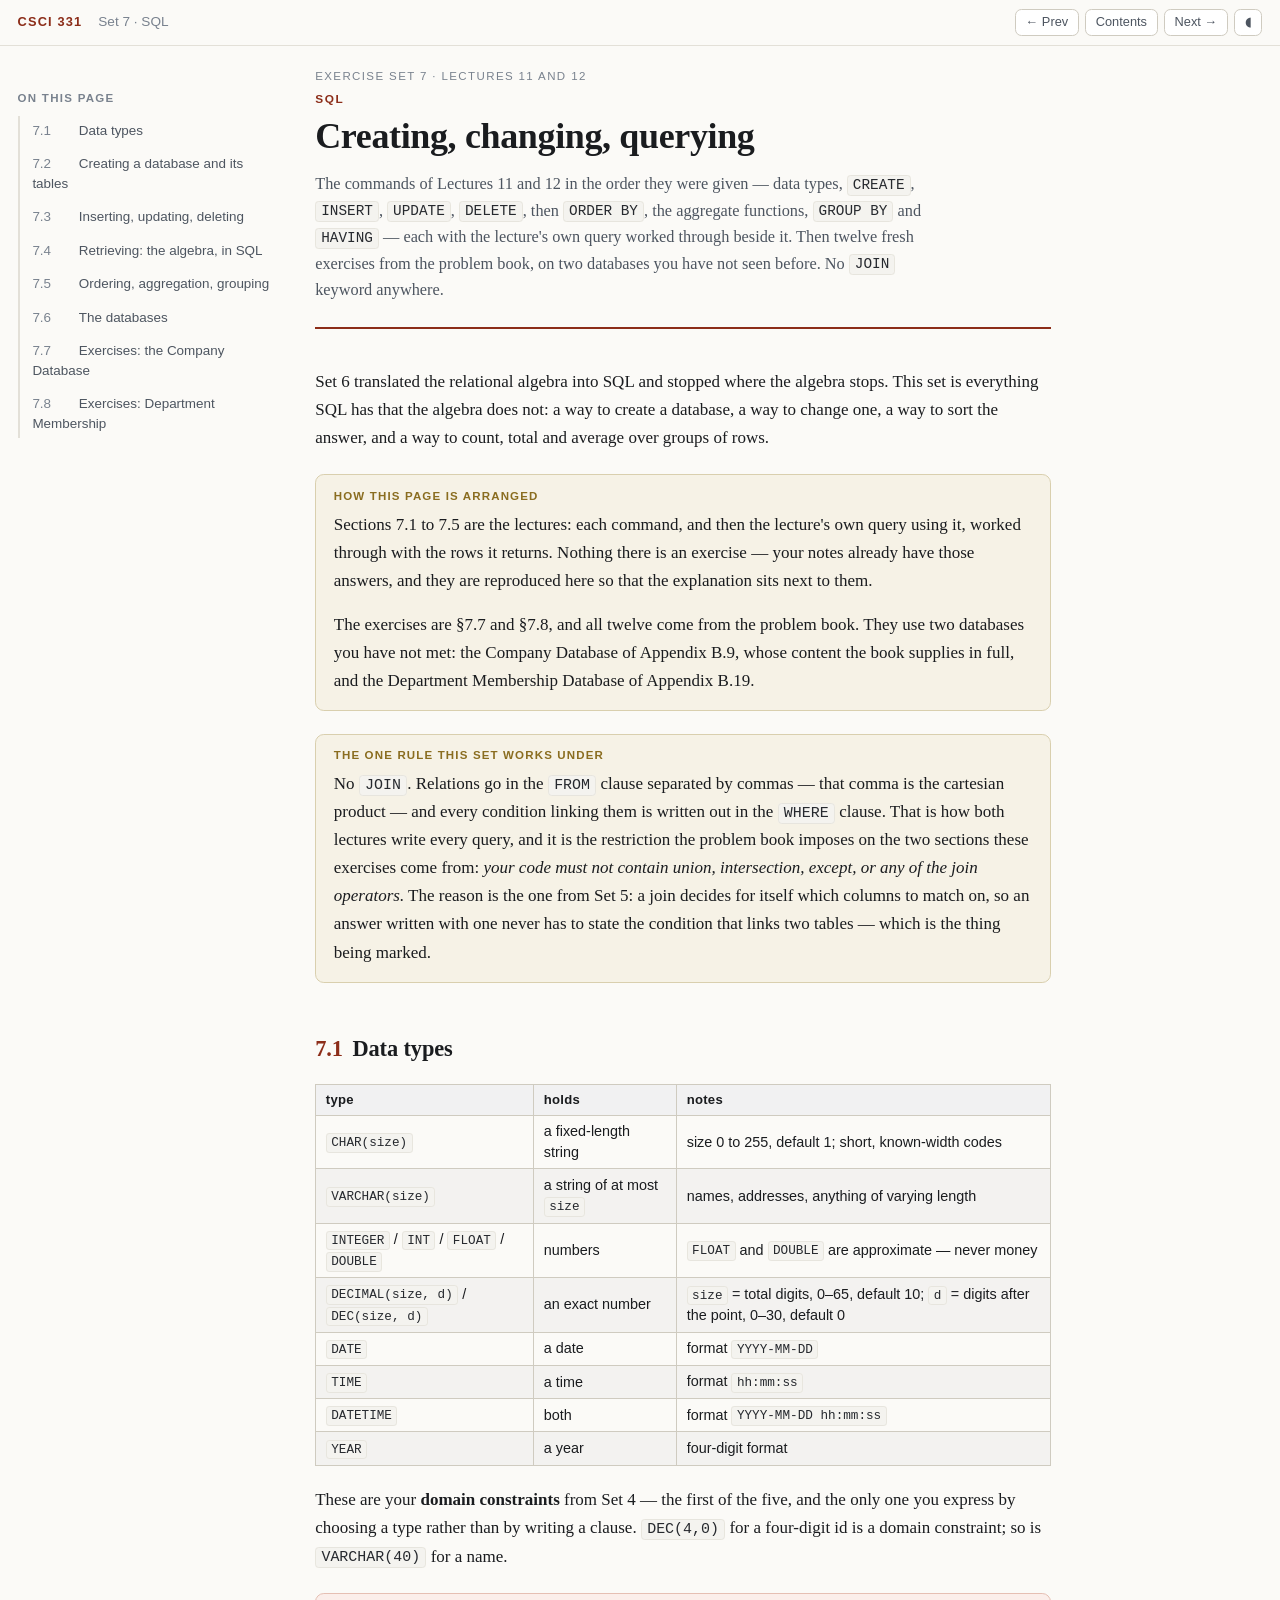
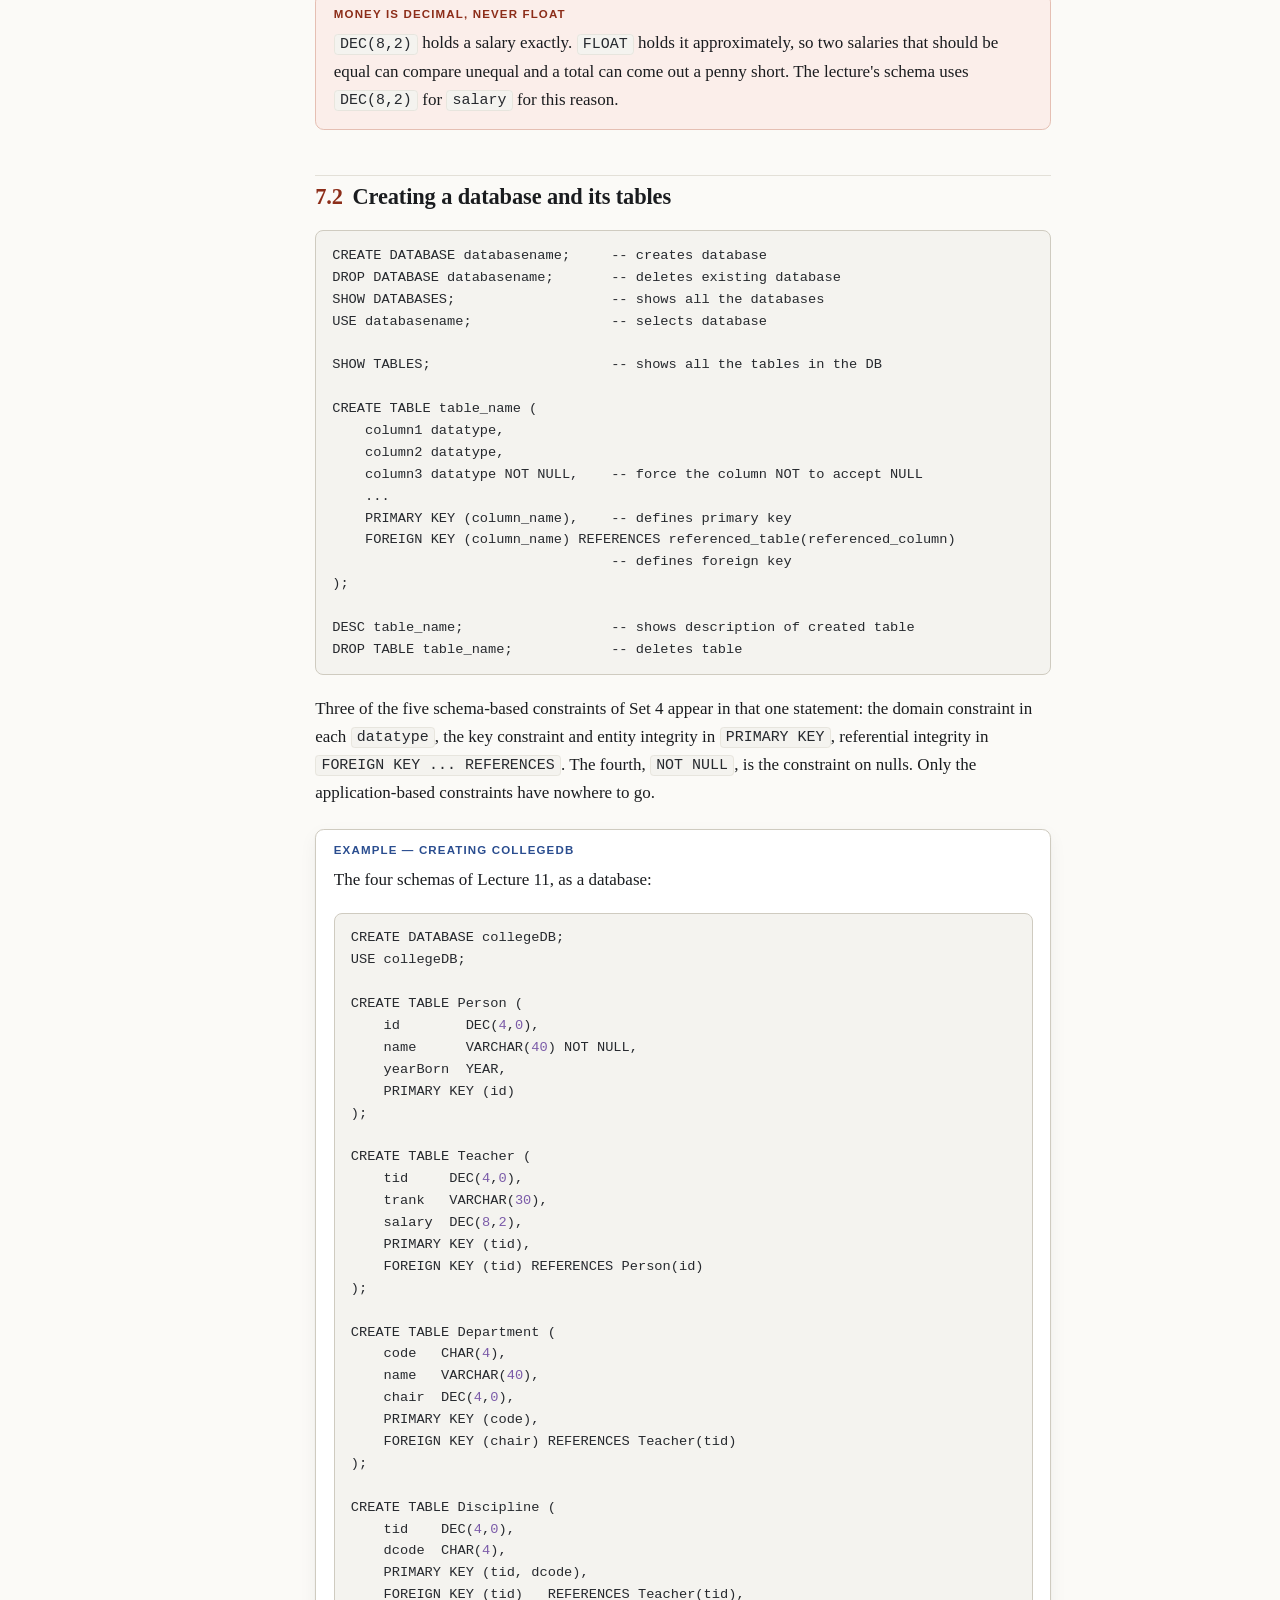
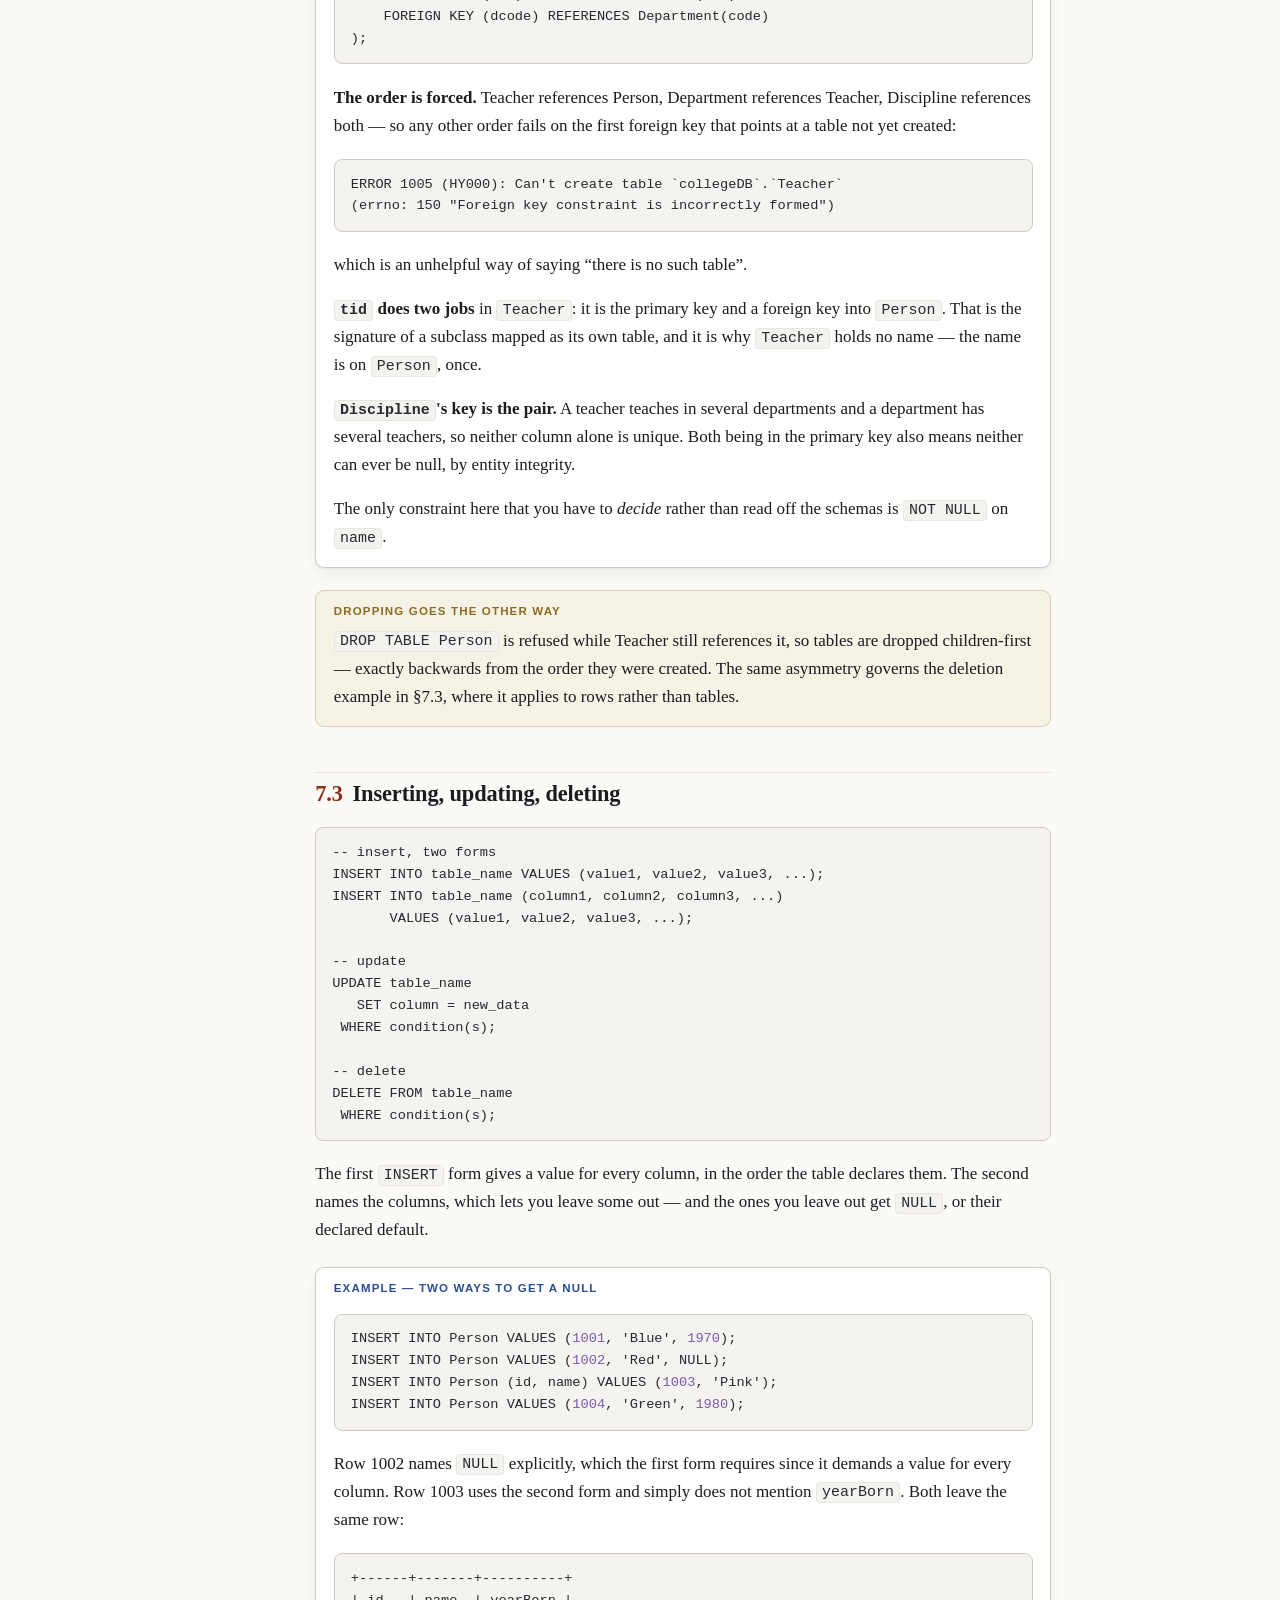
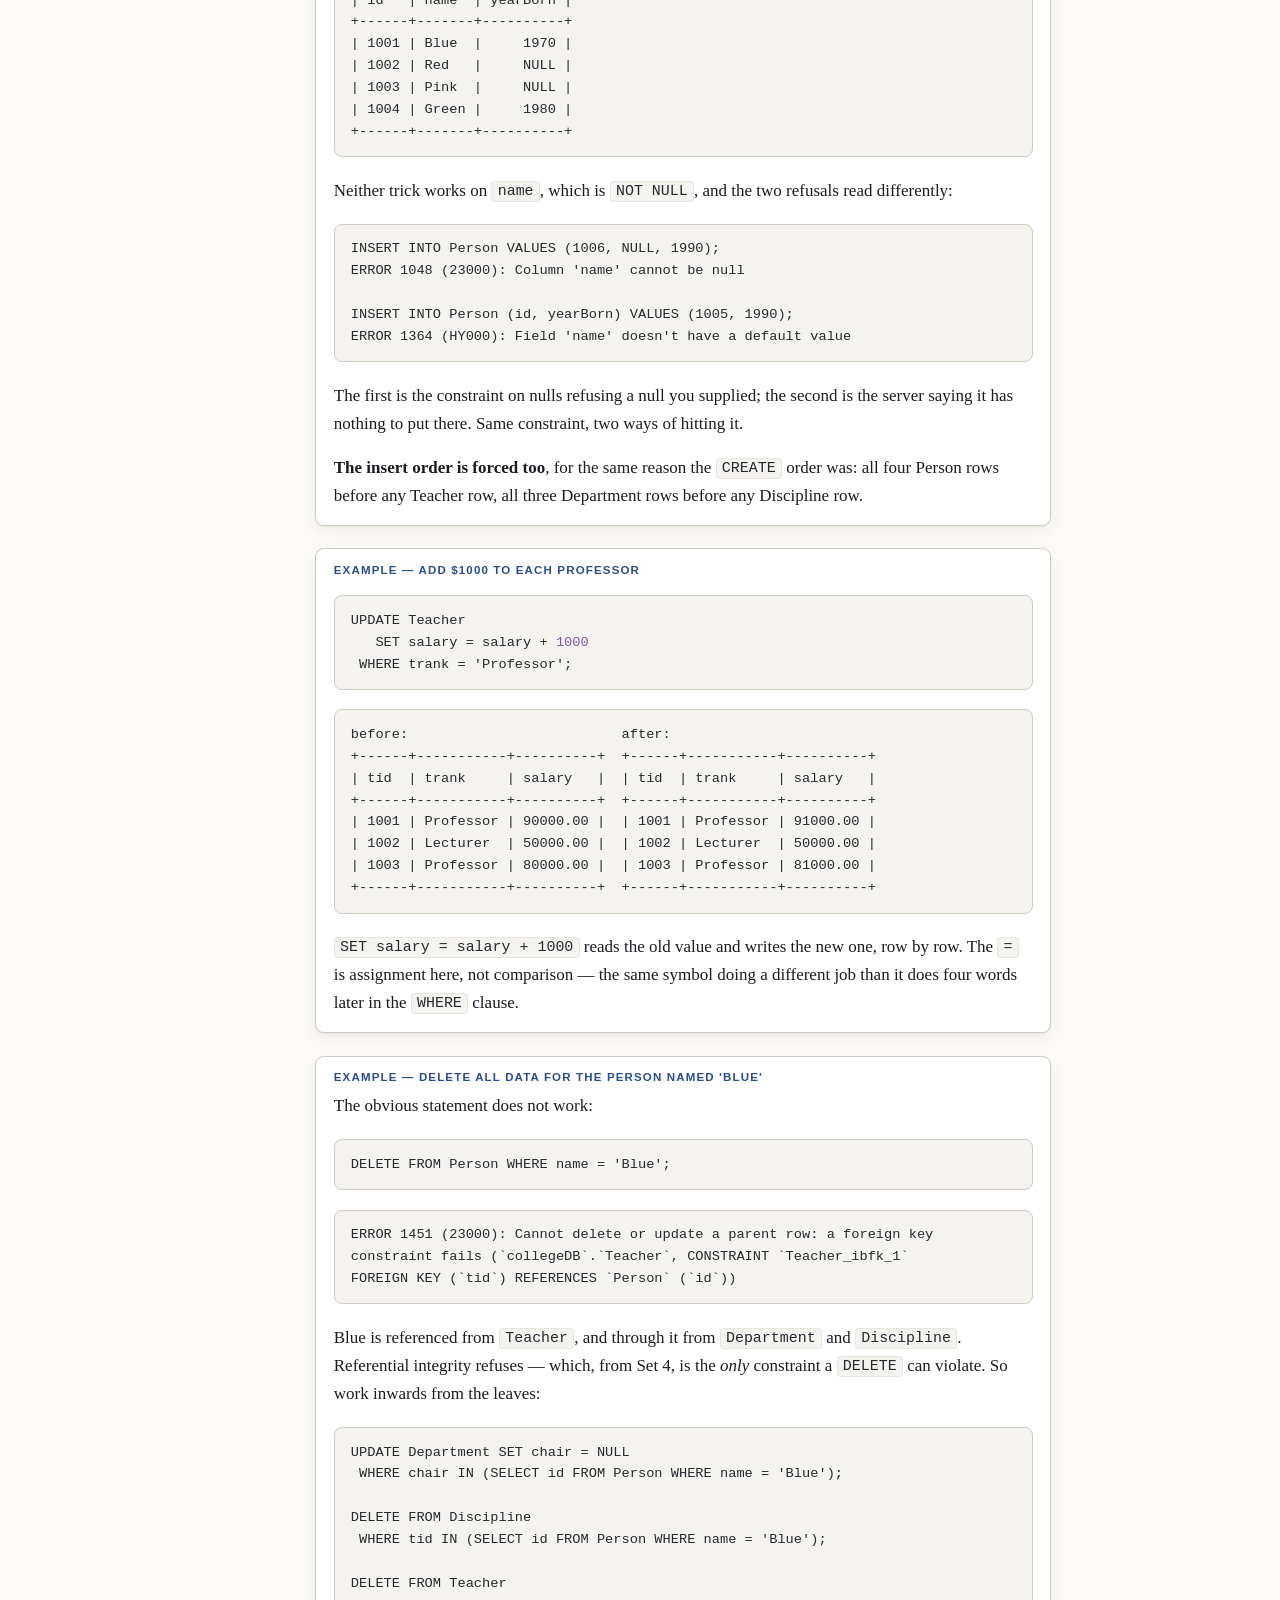
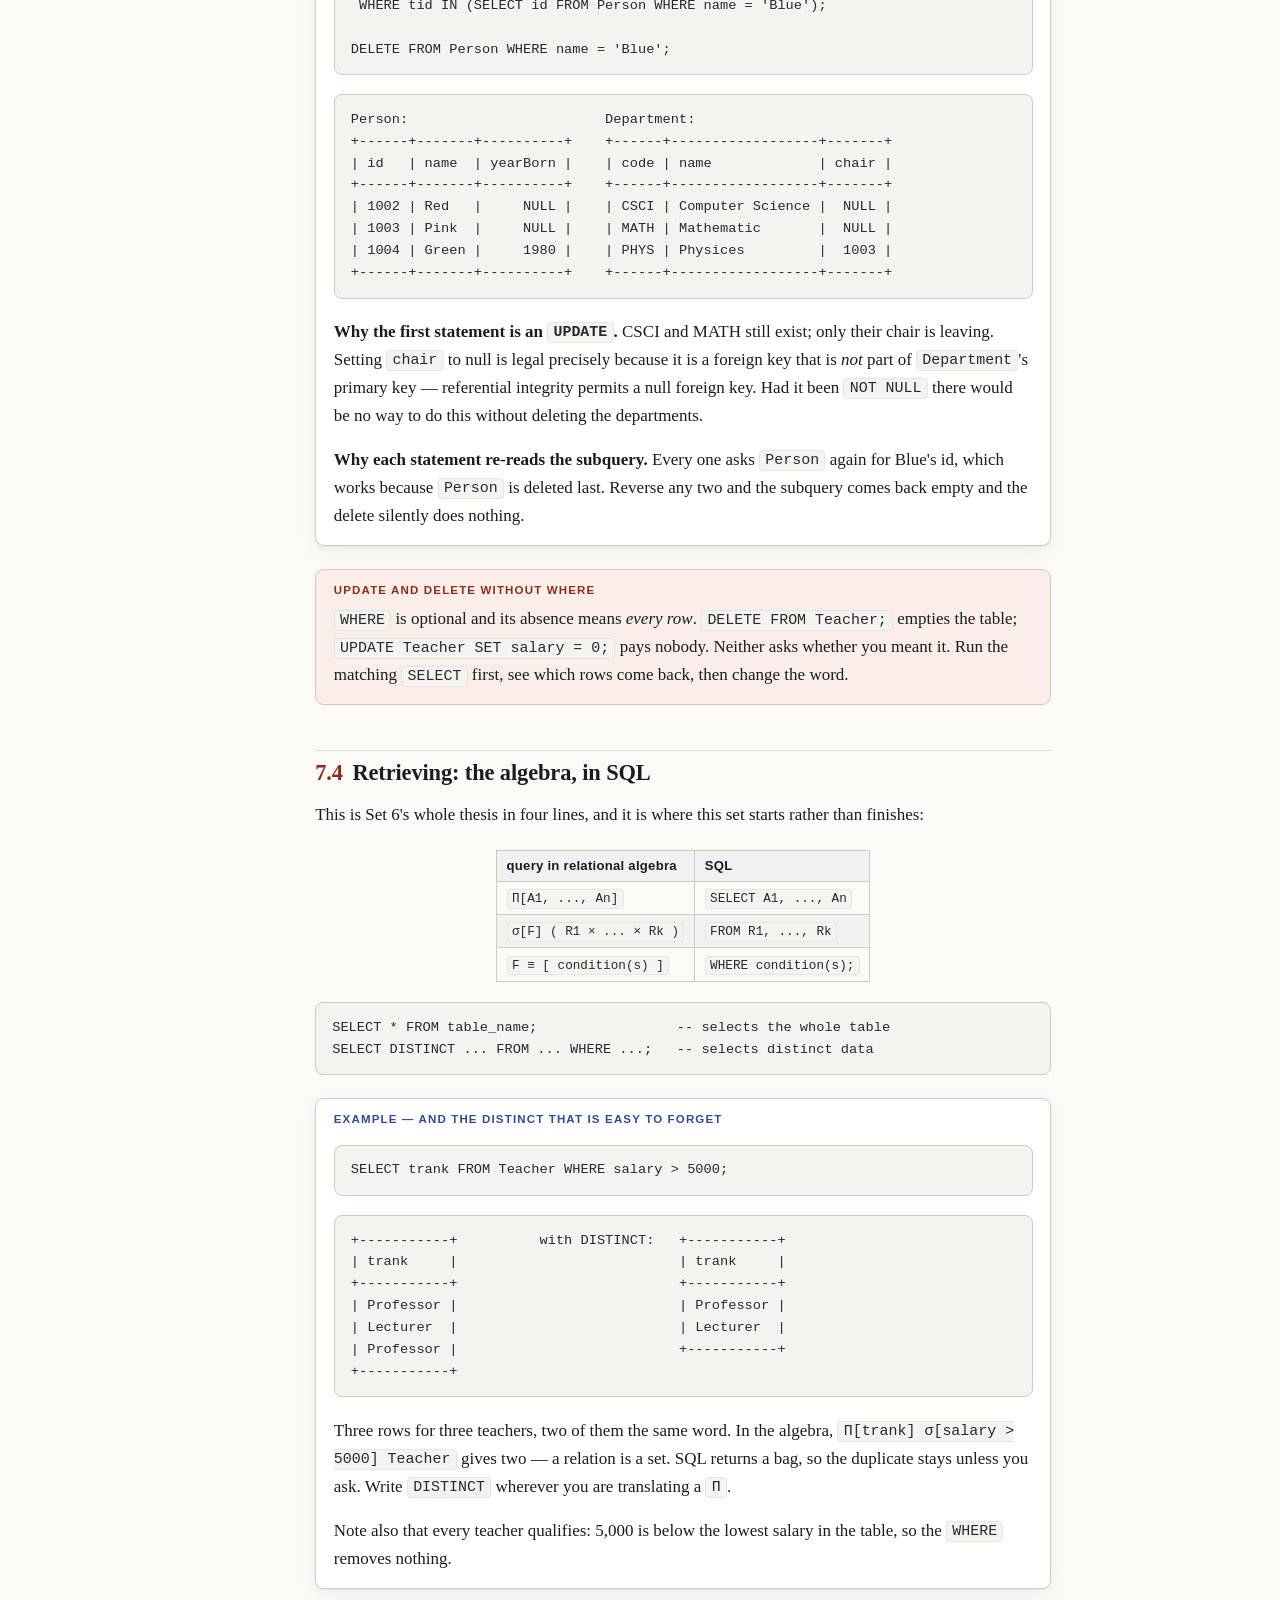
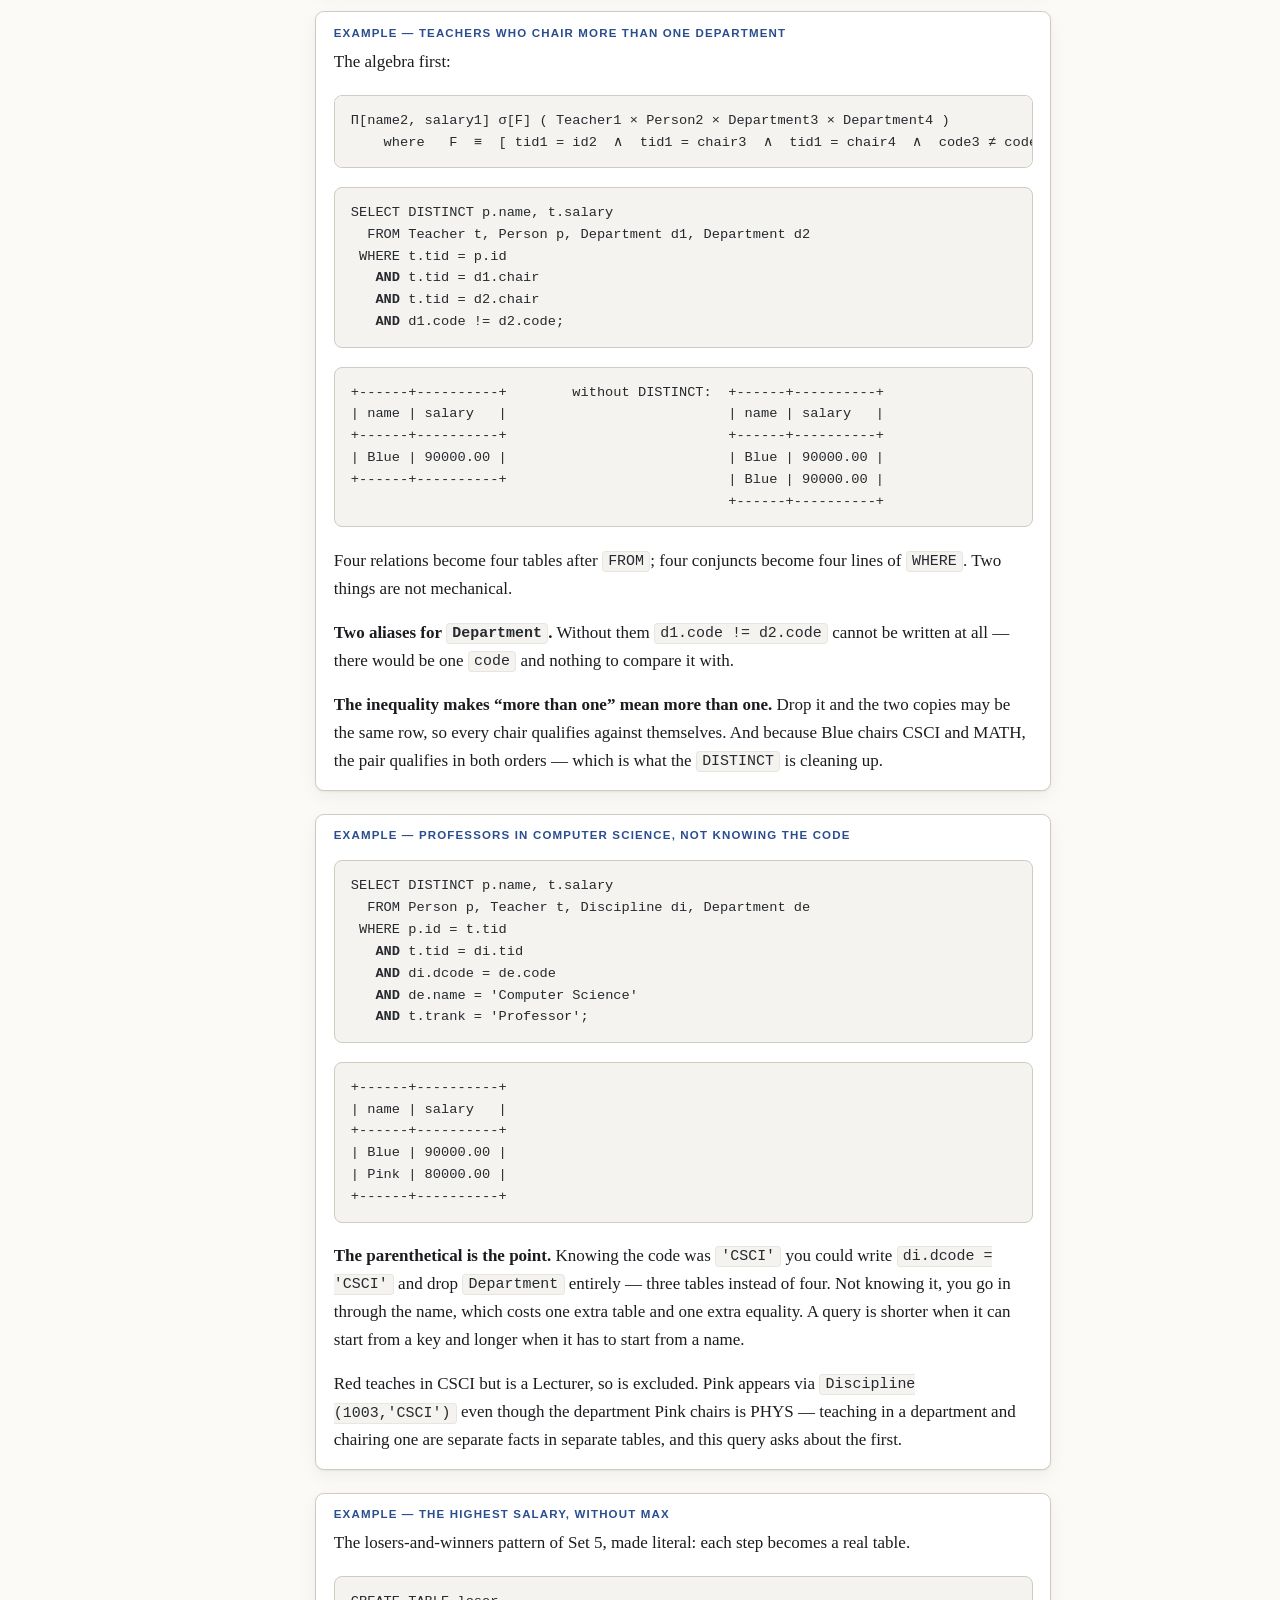
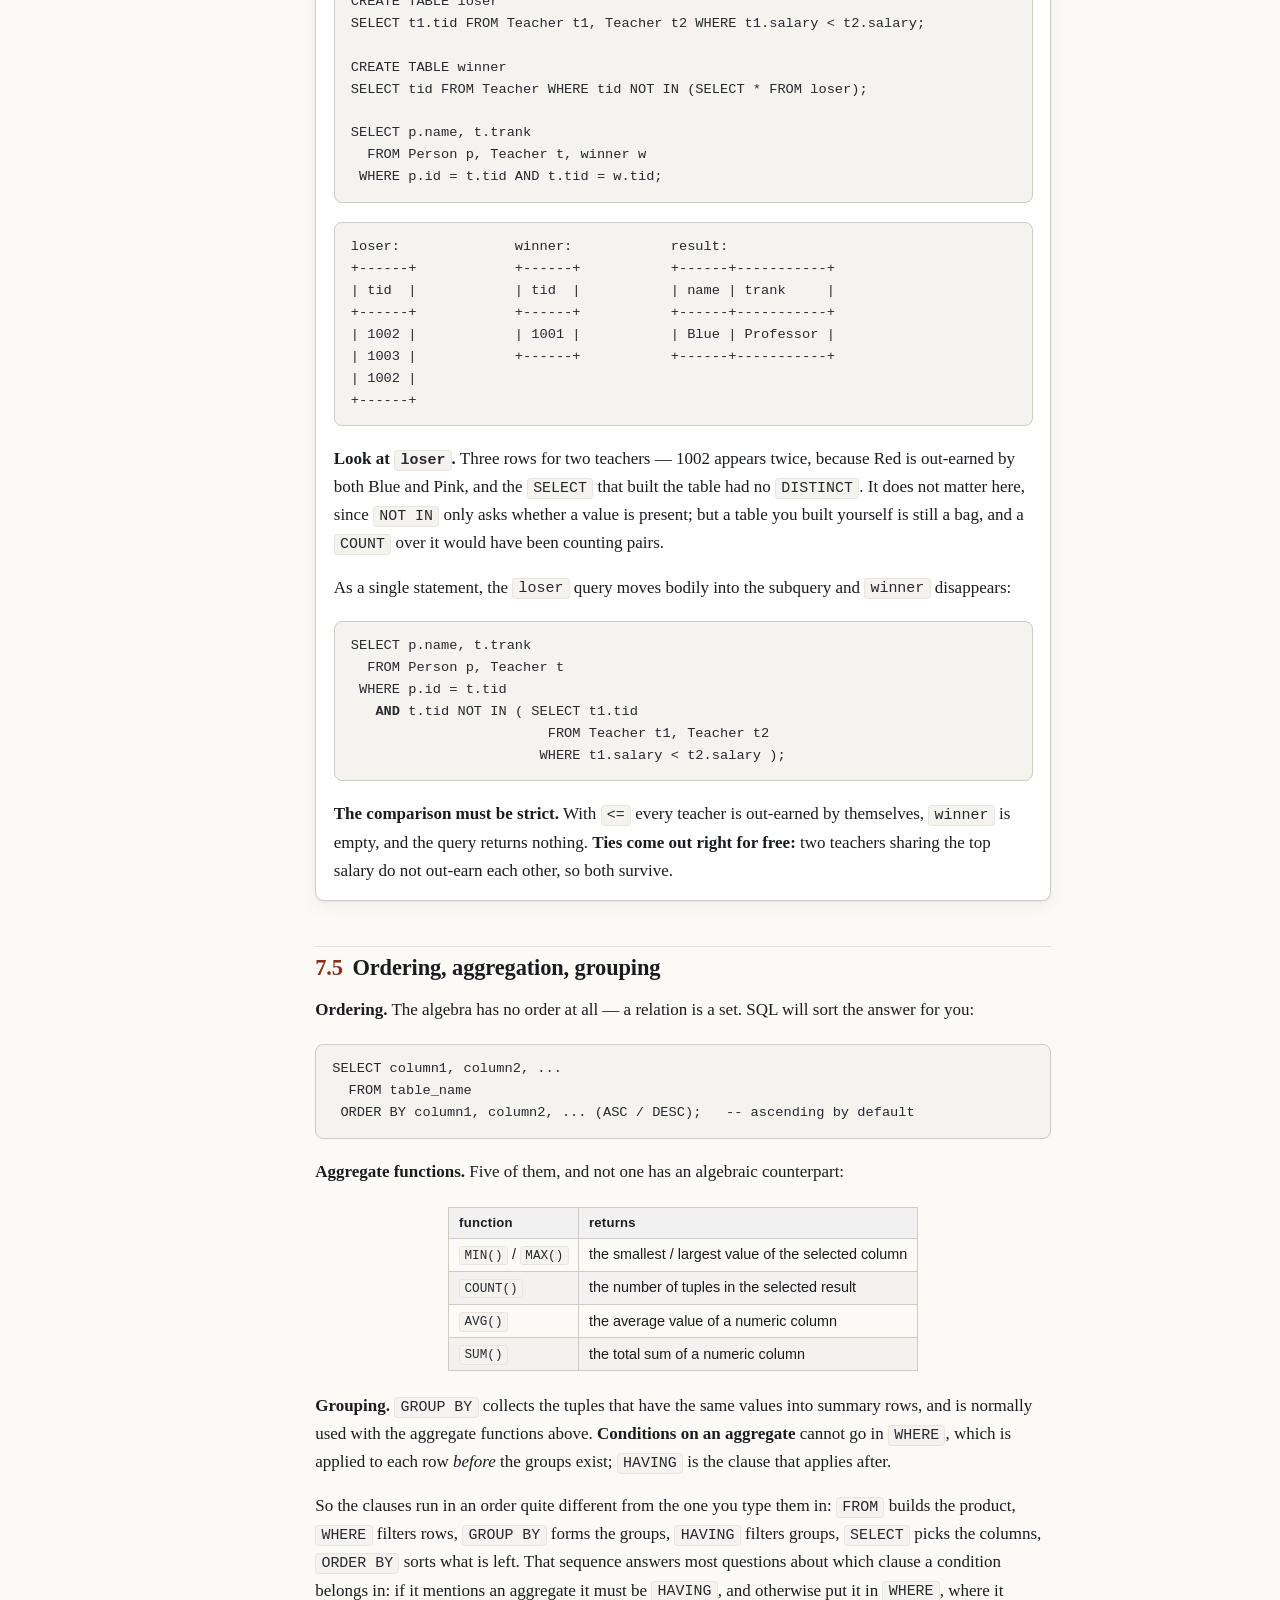
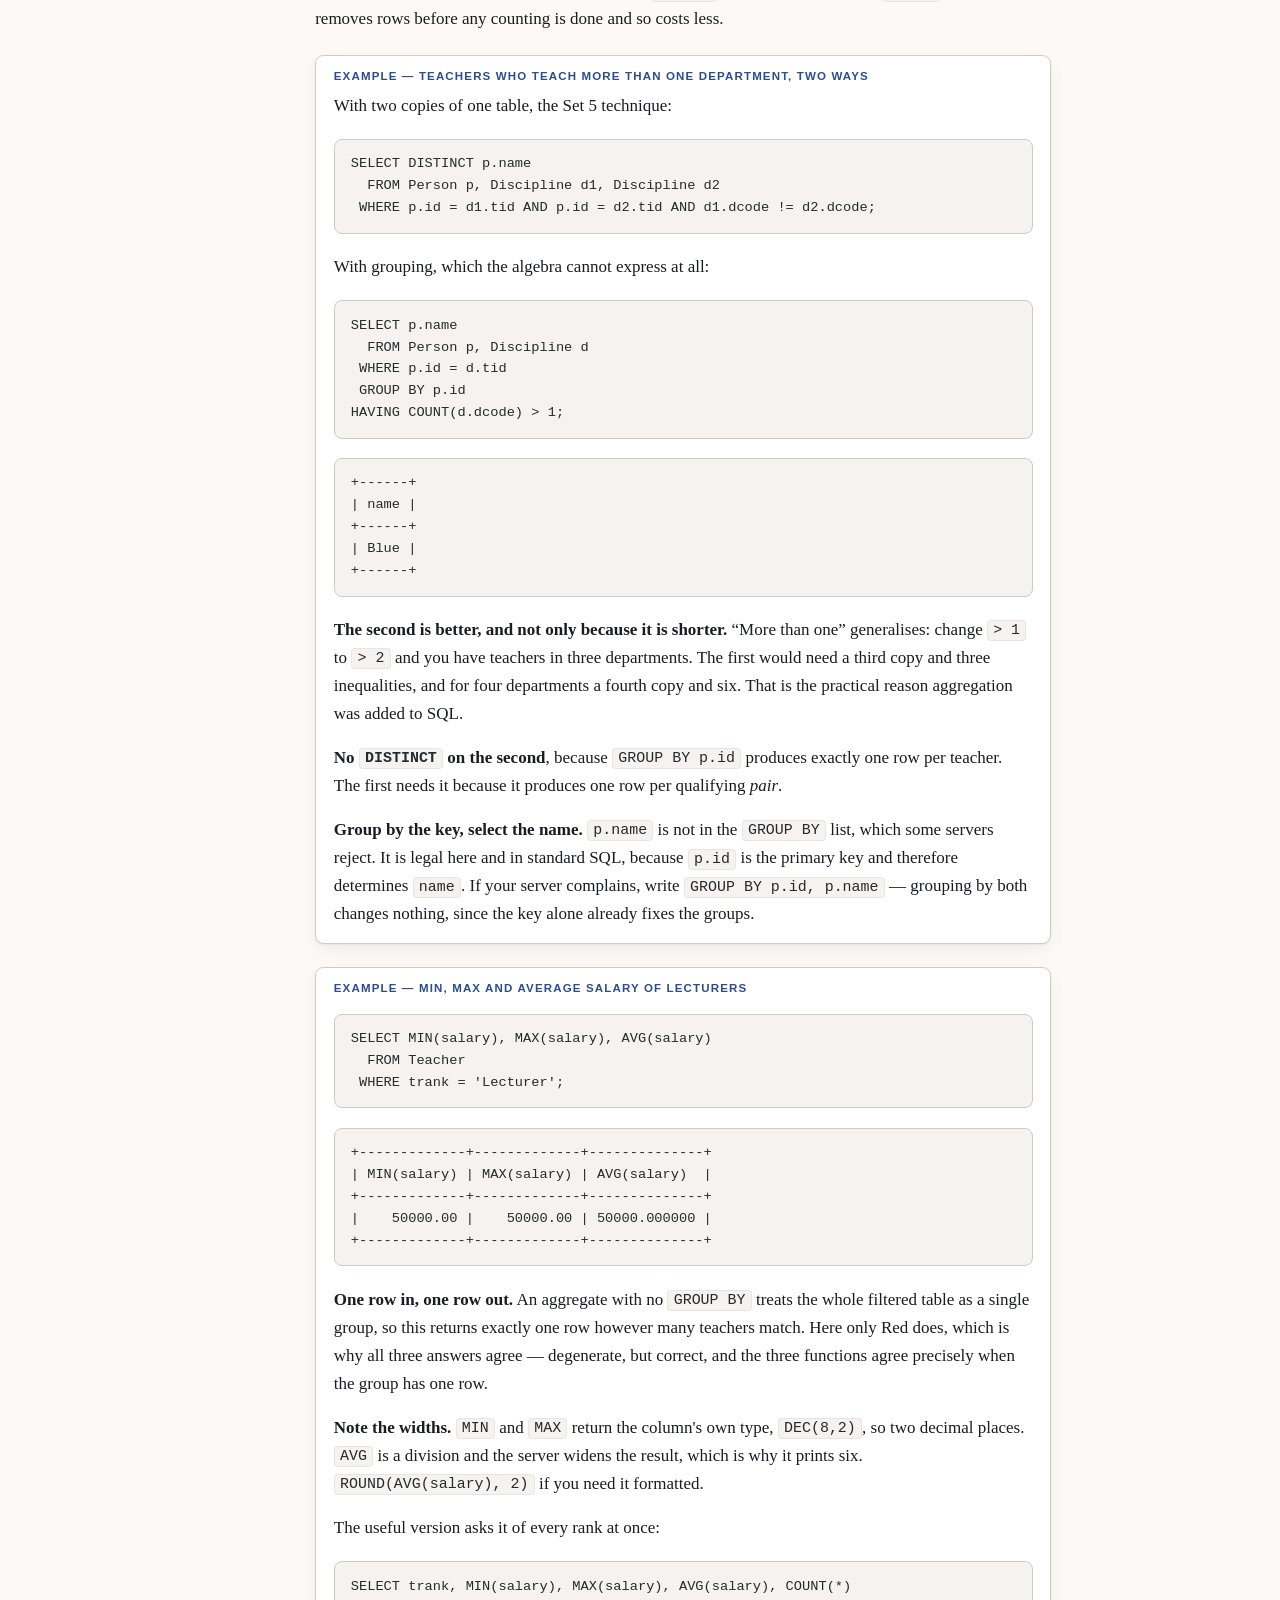
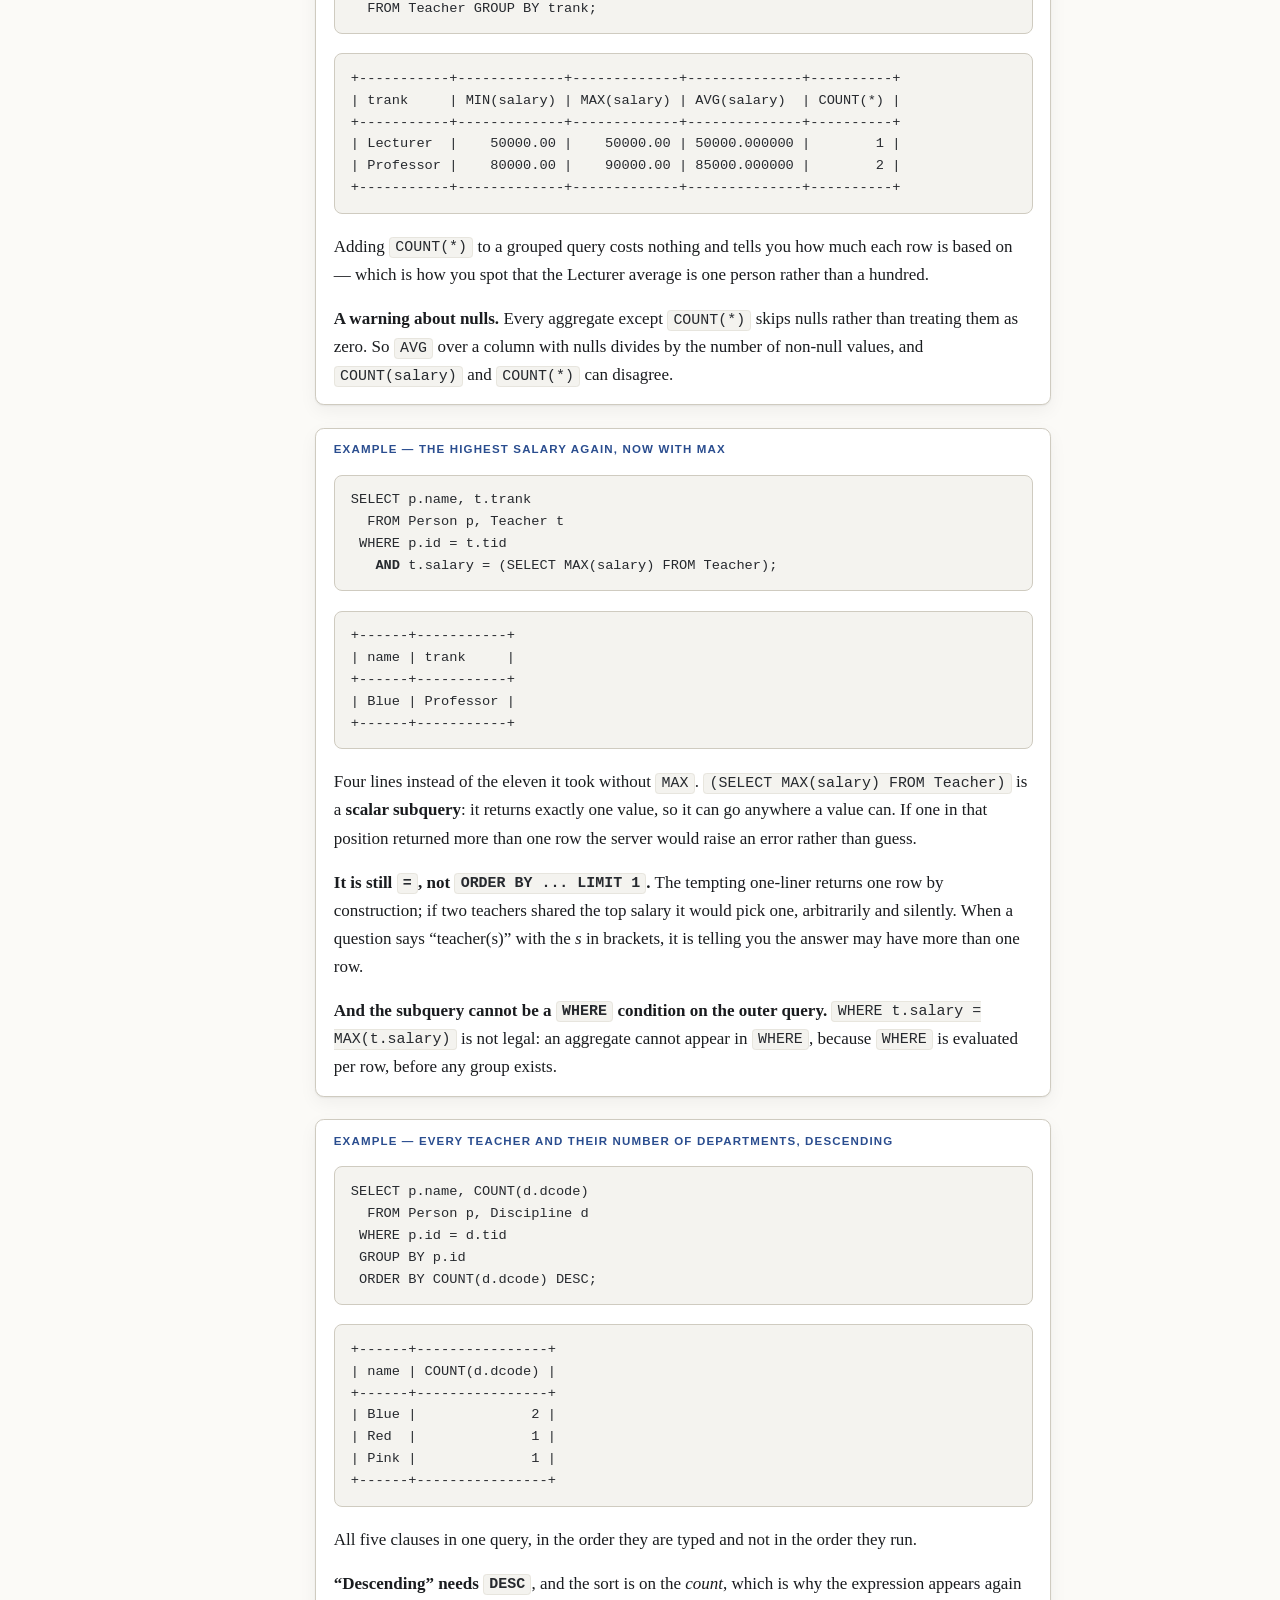
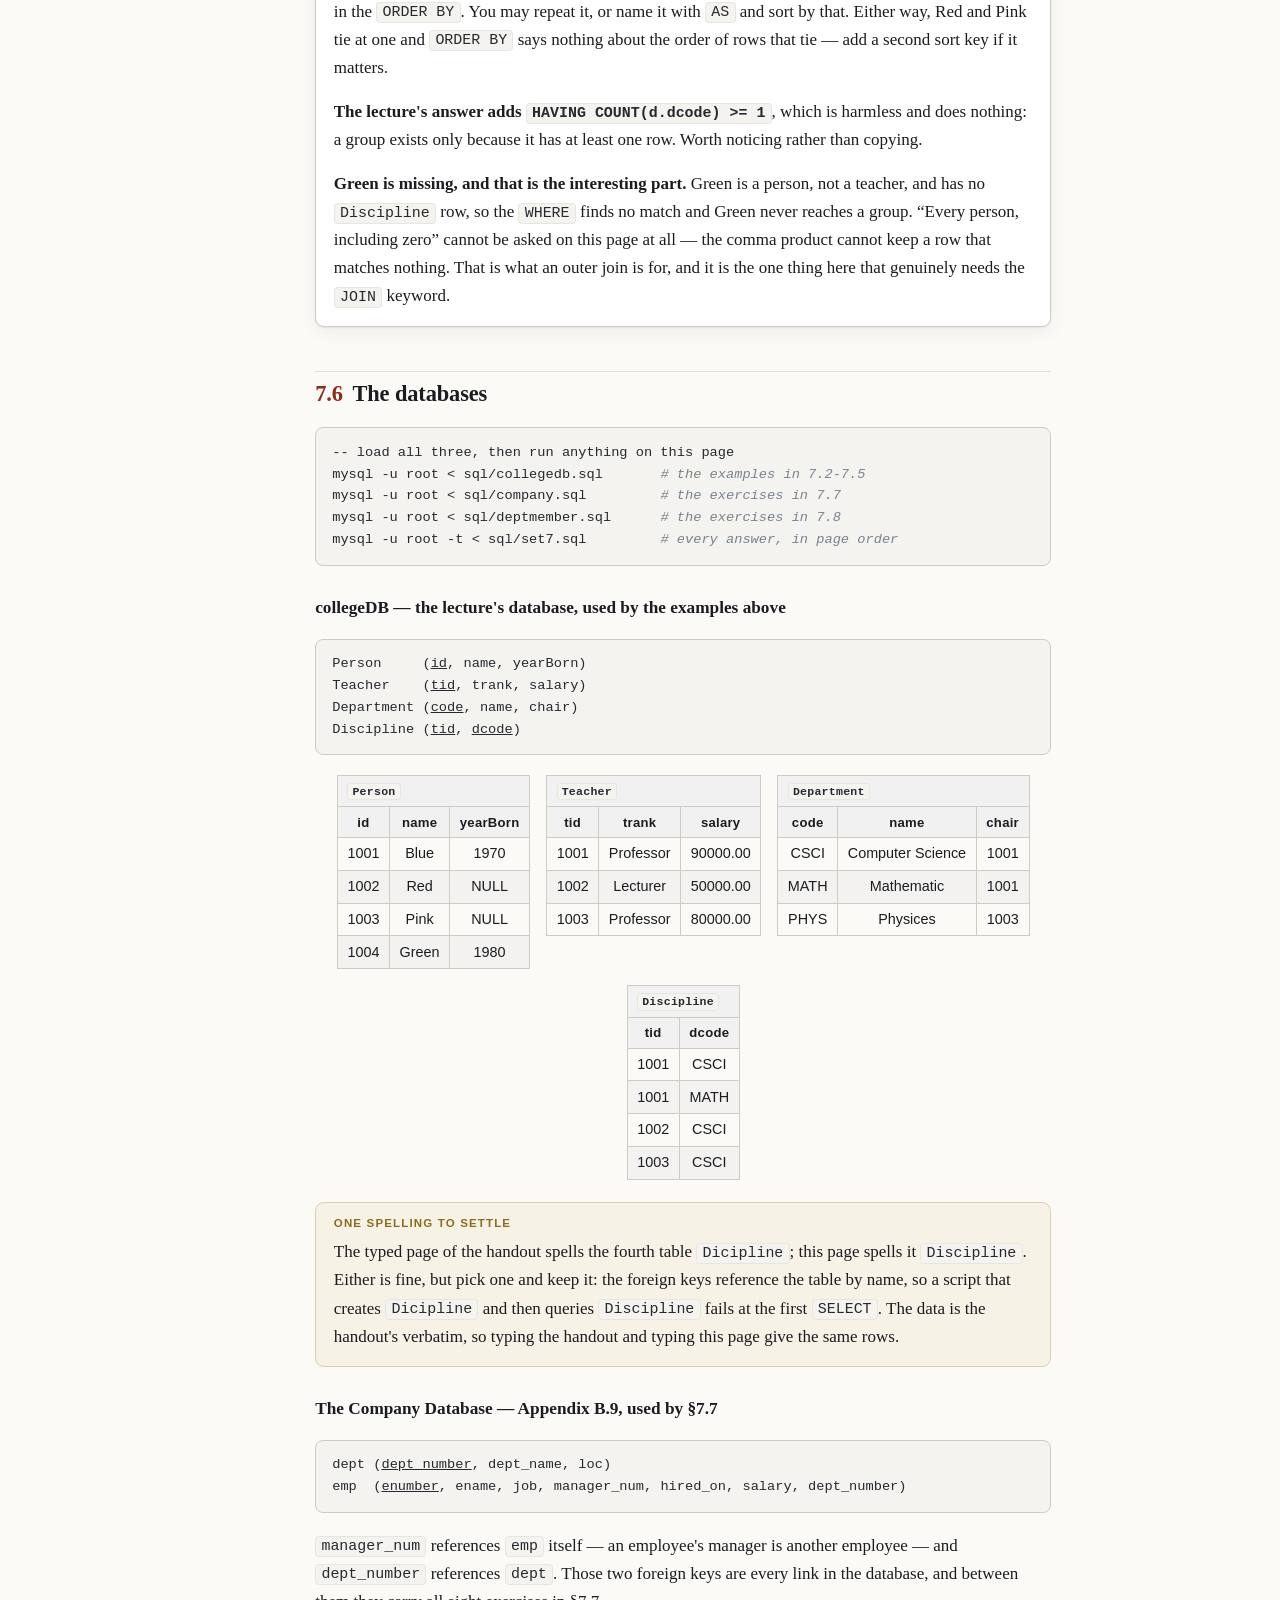
<file: ex-sql.html>
<!DOCTYPE html>
<html lang="en">
<head>
<meta charset="utf-8">
<meta name="viewport" content="width=device-width, initial-scale=1">
<title>Set 7 — SQL: creating, changing, querying</title>
<link rel="stylesheet" href="assets/style.css">
<script src="assets/notes.js" defer></script>
</head>
<body>
<header class="topbar"><div class="topbar-in">
  <a class="brand" href="index.html">CSCI 331</a>
  <span class="crumb">Set 7 &middot; SQL</span>
  <nav class="topnav">
    <a href="ex-ra-sql.html">&larr; Prev</a>
    <a href="index.html">Contents</a>
    <a href="ex-sql2.html">Next &rarr;</a>
    <button class="iconbtn" id="themebtn" type="button" title="Light / dark">&#9686;</button>
  </nav>
</div></header>
<div class="wrap">
  <aside class="toc"><p class="toc-title">On this page</p><ol>
    <li><a href="#types"><span class="t">7.1</span>Data types</a></li>
    <li><a href="#create"><span class="t">7.2</span>Creating a database and its tables</a></li>
    <li><a href="#change"><span class="t">7.3</span>Inserting, updating, deleting</a></li>
    <li><a href="#retrieve"><span class="t">7.4</span>Retrieving: the algebra, in SQL</a></li>
    <li><a href="#other"><span class="t">7.5</span>Ordering, aggregation, grouping</a></li>
    <li><a href="#db"><span class="t">7.6</span>The databases</a></li>
    <li><a href="#company"><span class="t">7.7</span>Exercises: the Company Database</a></li>
    <li><a href="#member"><span class="t">7.8</span>Exercises: Department Membership</a></li>
  </ol></aside>
  <main>

<div class="chhead">
  <span class="chpart">Exercise set 7 &middot; Lectures 11 and 12</span>
  <span class="chnum">SQL</span>
  <h1>Creating, changing, querying</h1>
  <p class="chsum">The commands of Lectures 11 and 12 in the order they were
  given &mdash; data types, <code>CREATE</code>, <code>INSERT</code>,
  <code>UPDATE</code>, <code>DELETE</code>, then <code>ORDER BY</code>, the
  aggregate functions, <code>GROUP BY</code> and <code>HAVING</code> &mdash;
  each with the lecture's own query worked through beside it. Then twelve
  fresh exercises from the problem book, on two databases you have not seen
  before. No <code>JOIN</code> keyword anywhere.</p>
</div>

<p>Set 6 translated the relational algebra into SQL and stopped where the
algebra stops. This set is everything SQL has that the algebra does not: a way
to create a database, a way to change one, a way to sort the answer, and a way
to count, total and average over groups of rows.</p>

<div class="box note"><span class="bt">How this page is arranged</span>
<p>Sections 7.1 to 7.5 are the lectures: each command, and then the lecture's
own query using it, worked through with the rows it returns. Nothing there is
an exercise &mdash; your notes already have those answers, and they are
reproduced here so that the explanation sits next to them.</p>
<p>The exercises are &sect;7.7 and &sect;7.8, and all twelve come from the
problem book. They use two databases you have not met: the Company Database of
Appendix B.9, whose content the book supplies in full, and the Department
Membership Database of Appendix B.19.</p></div>

<div class="box note"><span class="bt">The one rule this set works under</span>
<p>No <code>JOIN</code>. Relations go in the <code>FROM</code> clause separated
by commas &mdash; that comma is the cartesian product &mdash; and every
condition linking them is written out in the <code>WHERE</code> clause. That is
how both lectures write every query, and it is the restriction the problem book
imposes on the two sections these exercises come from: <em>your code must not
contain union, intersection, except, or any of the join operators.</em> The
reason is the one from Set 5: a join decides for itself which columns to match
on, so an answer written with one never has to state the condition that links
two tables &mdash; which is the thing being marked.</p></div>

<h2 id="types"><span class="secnum">7.1</span>Data types</h2>

<div class="tablewrap"><table>
<thead><tr><th>type</th><th>holds</th><th>notes</th></tr></thead>
<tbody>
<tr><td><code>CHAR(size)</code></td><td>a fixed-length string</td><td>size 0 to 255, default 1; short, known-width codes</td></tr>
<tr><td><code>VARCHAR(size)</code></td><td>a string of at most <code>size</code></td><td>names, addresses, anything of varying length</td></tr>
<tr><td><code>INTEGER</code> / <code>INT</code> / <code>FLOAT</code> / <code>DOUBLE</code></td><td>numbers</td><td><code>FLOAT</code> and <code>DOUBLE</code> are approximate &mdash; never money</td></tr>
<tr><td><code>DECIMAL(size, d)</code> / <code>DEC(size, d)</code></td><td>an exact number</td><td><code>size</code> = total digits, 0&ndash;65, default 10; <code>d</code> = digits after the point, 0&ndash;30, default 0</td></tr>
<tr><td><code>DATE</code></td><td>a date</td><td>format <code>YYYY-MM-DD</code></td></tr>
<tr><td><code>TIME</code></td><td>a time</td><td>format <code>hh:mm:ss</code></td></tr>
<tr><td><code>DATETIME</code></td><td>both</td><td>format <code>YYYY-MM-DD hh:mm:ss</code></td></tr>
<tr><td><code>YEAR</code></td><td>a year</td><td>four-digit format</td></tr>
</tbody></table></div>

<p>These are your <strong>domain constraints</strong> from Set 4 &mdash; the
first of the five, and the only one you express by choosing a type rather than
by writing a clause. <code>DEC(4,0)</code> for a four-digit id is a domain
constraint; so is <code>VARCHAR(40)</code> for a name.</p>

<div class="box warn"><span class="bt">Money is DECIMAL, never FLOAT</span>
<p><code>DEC(8,2)</code> holds a salary exactly. <code>FLOAT</code> holds it
approximately, so two salaries that should be equal can compare unequal and a
total can come out a penny short. The lecture's schema uses
<code>DEC(8,2)</code> for <code>salary</code> for this reason.</p></div>

<h2 id="create"><span class="secnum">7.2</span>Creating a database and its tables</h2>

<pre class="asm">CREATE DATABASE databasename;     <span class="c">-- creates database</span>
DROP DATABASE databasename;       <span class="c">-- deletes existing database</span>
SHOW DATABASES;                   <span class="c">-- shows all the databases</span>
USE databasename;                 <span class="c">-- selects database</span>

SHOW TABLES;                      <span class="c">-- shows all the tables in the DB</span>

CREATE TABLE table_name (
    column1 datatype,
    column2 datatype,
    column3 datatype NOT NULL,    <span class="c">-- force the column NOT to accept NULL</span>
    ...
    PRIMARY KEY (column_name),    <span class="c">-- defines primary key</span>
    FOREIGN KEY (column_name) REFERENCES referenced_table(referenced_column)
                                  <span class="c">-- defines foreign key</span>
);

DESC table_name;                  <span class="c">-- shows description of created table</span>
DROP TABLE table_name;            <span class="c">-- deletes table</span></pre>

<p>Three of the five schema-based constraints of Set 4 appear in that one
statement: the domain constraint in each <code>datatype</code>, the key
constraint and entity integrity in <code>PRIMARY KEY</code>, referential
integrity in <code>FOREIGN KEY ... REFERENCES</code>. The fourth,
<code>NOT NULL</code>, is the constraint on nulls. Only the application-based
constraints have nowhere to go.</p>

<div class="box worked"><span class="bt">Example &mdash; creating collegeDB</span>
<p>The four schemas of Lecture 11, as a database:</p>
<pre class="asm">CREATE DATABASE collegeDB;
USE collegeDB;

CREATE TABLE Person (
    id        DEC(4,0),
    name      VARCHAR(40) NOT NULL,
    yearBorn  YEAR,
    PRIMARY KEY (id)
);

CREATE TABLE Teacher (
    tid     DEC(4,0),
    trank   VARCHAR(30),
    salary  DEC(8,2),
    PRIMARY KEY (tid),
    FOREIGN KEY (tid) REFERENCES Person(id)
);

CREATE TABLE Department (
    code   CHAR(4),
    name   VARCHAR(40),
    chair  DEC(4,0),
    PRIMARY KEY (code),
    FOREIGN KEY (chair) REFERENCES Teacher(tid)
);

CREATE TABLE Discipline (
    tid    DEC(4,0),
    dcode  CHAR(4),
    PRIMARY KEY (tid, dcode),
    FOREIGN KEY (tid)   REFERENCES Teacher(tid),
    FOREIGN KEY (dcode) REFERENCES Department(code)
);</pre>
<p><strong>The order is forced.</strong> Teacher references Person, Department
references Teacher, Discipline references both &mdash; so any other order fails
on the first foreign key that points at a table not yet created:</p>
<pre>ERROR 1005 (HY000): Can't create table `collegeDB`.`Teacher`
(errno: 150 "Foreign key constraint is incorrectly formed")</pre>
<p>which is an unhelpful way of saying &ldquo;there is no such table&rdquo;.</p>
<p><strong><code>tid</code> does two jobs</strong> in <code>Teacher</code>: it
is the primary key and a foreign key into <code>Person</code>. That is the
signature of a subclass mapped as its own table, and it is why
<code>Teacher</code> holds no name &mdash; the name is on <code>Person</code>,
once.</p>
<p><strong><code>Discipline</code>'s key is the pair.</strong> A teacher teaches
in several departments and a department has several teachers, so neither column
alone is unique. Both being in the primary key also means neither can ever be
null, by entity integrity.</p>
<p>The only constraint here that you have to <em>decide</em> rather than read
off the schemas is <code>NOT NULL</code> on <code>name</code>.</p></div>

<div class="box note"><span class="bt">Dropping goes the other way</span>
<p><code>DROP TABLE Person</code> is refused while Teacher still references it,
so tables are dropped children-first &mdash; exactly backwards from the order
they were created. The same asymmetry governs the deletion example in
&sect;7.3, where it applies to rows rather than tables.</p></div>

<h2 id="change"><span class="secnum">7.3</span>Inserting, updating, deleting</h2>

<pre class="asm"><span class="c">-- insert, two forms</span>
INSERT INTO table_name VALUES (value1, value2, value3, ...);
INSERT INTO table_name (column1, column2, column3, ...)
       VALUES (value1, value2, value3, ...);

<span class="c">-- update</span>
UPDATE table_name
   SET column = new_data
 WHERE condition(s);

<span class="c">-- delete</span>
DELETE FROM table_name
 WHERE condition(s);</pre>

<p>The first <code>INSERT</code> form gives a value for every column, in the
order the table declares them. The second names the columns, which lets you
leave some out &mdash; and the ones you leave out get <code>NULL</code>, or
their declared default.</p>

<div class="box worked"><span class="bt">Example &mdash; two ways to get a null</span>
<pre class="asm">INSERT INTO Person VALUES (1001, 'Blue', 1970);
INSERT INTO Person VALUES (1002, 'Red', NULL);
INSERT INTO Person (id, name) VALUES (1003, 'Pink');
INSERT INTO Person VALUES (1004, 'Green', 1980);</pre>
<p>Row 1002 names <code>NULL</code> explicitly, which the first form requires
since it demands a value for every column. Row 1003 uses the second form and
simply does not mention <code>yearBorn</code>. Both leave the same row:</p>
<pre>+------+-------+----------+
| id   | name  | yearBorn |
+------+-------+----------+
| 1001 | Blue  |     1970 |
| 1002 | Red   |     NULL |
| 1003 | Pink  |     NULL |
| 1004 | Green |     1980 |
+------+-------+----------+</pre>
<p>Neither trick works on <code>name</code>, which is <code>NOT NULL</code>,
and the two refusals read differently:</p>
<pre>INSERT INTO Person VALUES (1006, NULL, 1990);
ERROR 1048 (23000): Column 'name' cannot be null

INSERT INTO Person (id, yearBorn) VALUES (1005, 1990);
ERROR 1364 (HY000): Field 'name' doesn't have a default value</pre>
<p>The first is the constraint on nulls refusing a null you supplied; the second
is the server saying it has nothing to put there. Same constraint, two ways of
hitting it.</p>
<p><strong>The insert order is forced too</strong>, for the same reason the
<code>CREATE</code> order was: all four Person rows before any Teacher row, all
three Department rows before any Discipline row.</p></div>

<div class="box worked"><span class="bt">Example &mdash; add $1000 to each professor</span>
<pre class="asm">UPDATE Teacher
   SET salary = salary + 1000
 WHERE trank = 'Professor';</pre>
<pre>before:                          after:
+------+-----------+----------+  +------+-----------+----------+
| tid  | trank     | salary   |  | tid  | trank     | salary   |
+------+-----------+----------+  +------+-----------+----------+
| 1001 | Professor | 90000.00 |  | 1001 | Professor | 91000.00 |
| 1002 | Lecturer  | 50000.00 |  | 1002 | Lecturer  | 50000.00 |
| 1003 | Professor | 80000.00 |  | 1003 | Professor | 81000.00 |
+------+-----------+----------+  +------+-----------+----------+</pre>
<p><code>SET salary = salary + 1000</code> reads the old value and writes the
new one, row by row. The <code>=</code> is assignment here, not comparison
&mdash; the same symbol doing a different job than it does four words later in
the <code>WHERE</code> clause.</p></div>

<div class="box worked"><span class="bt">Example &mdash; delete all data for the person named 'Blue'</span>
<p>The obvious statement does not work:</p>
<pre class="asm">DELETE FROM Person WHERE name = 'Blue';</pre>
<pre>ERROR 1451 (23000): Cannot delete or update a parent row: a foreign key
constraint fails (`collegeDB`.`Teacher`, CONSTRAINT `Teacher_ibfk_1`
FOREIGN KEY (`tid`) REFERENCES `Person` (`id`))</pre>
<p>Blue is referenced from <code>Teacher</code>, and through it from
<code>Department</code> and <code>Discipline</code>. Referential integrity
refuses &mdash; which, from Set 4, is the <em>only</em> constraint a
<code>DELETE</code> can violate. So work inwards from the leaves:</p>
<pre class="asm">UPDATE Department SET chair = NULL
 WHERE chair IN (SELECT id FROM Person WHERE name = 'Blue');

DELETE FROM Discipline
 WHERE tid IN (SELECT id FROM Person WHERE name = 'Blue');

DELETE FROM Teacher
 WHERE tid IN (SELECT id FROM Person WHERE name = 'Blue');

DELETE FROM Person WHERE name = 'Blue';</pre>
<pre>Person:                        Department:
+------+-------+----------+    +------+------------------+-------+
| id   | name  | yearBorn |    | code | name             | chair |
+------+-------+----------+    +------+------------------+-------+
| 1002 | Red   |     NULL |    | CSCI | Computer Science |  NULL |
| 1003 | Pink  |     NULL |    | MATH | Mathematic       |  NULL |
| 1004 | Green |     1980 |    | PHYS | Physices         |  1003 |
+------+-------+----------+    +------+------------------+-------+</pre>
<p><strong>Why the first statement is an <code>UPDATE</code>.</strong> CSCI and
MATH still exist; only their chair is leaving. Setting <code>chair</code> to
null is legal precisely because it is a foreign key that is <em>not</em> part of
<code>Department</code>'s primary key &mdash; referential integrity permits a
null foreign key. Had it been <code>NOT NULL</code> there would be no way to do
this without deleting the departments.</p>
<p><strong>Why each statement re-reads the subquery.</strong> Every one asks
<code>Person</code> again for Blue's id, which works because
<code>Person</code> is deleted last. Reverse any two and the subquery comes back
empty and the delete silently does nothing.</p></div>

<div class="box warn"><span class="bt">UPDATE and DELETE without WHERE</span>
<p><code>WHERE</code> is optional and its absence means <em>every row</em>.
<code>DELETE FROM Teacher;</code> empties the table; <code>UPDATE Teacher SET
salary = 0;</code> pays nobody. Neither asks whether you meant it. Run the
matching <code>SELECT</code> first, see which rows come back, then change the
word.</p></div>

<h2 id="retrieve"><span class="secnum">7.4</span>Retrieving: the algebra, in SQL</h2>

<p>This is Set 6's whole thesis in four lines, and it is where this set starts
rather than finishes:</p>

<div class="tablewrap"><table>
<thead><tr><th>query in relational algebra</th><th>SQL</th></tr></thead>
<tbody>
<tr><td><code>&Pi;[A1, ..., An]</code></td><td><code>SELECT A1, ..., An</code></td></tr>
<tr><td><code>&sigma;[F] ( R1 &times; ... &times; Rk )</code></td><td><code>FROM R1, ..., Rk</code></td></tr>
<tr><td><code>F &equiv; [ condition(s) ]</code></td><td><code>WHERE condition(s);</code></td></tr>
</tbody></table></div>

<pre class="asm">SELECT * FROM table_name;                 <span class="c">-- selects the whole table</span>
SELECT DISTINCT ... FROM ... WHERE ...;   <span class="c">-- selects distinct data</span></pre>

<div class="box worked"><span class="bt">Example &mdash; and the DISTINCT that is easy to forget</span>
<pre class="asm">SELECT trank FROM Teacher WHERE salary &gt; 5000;</pre>
<pre>+-----------+          with DISTINCT:   +-----------+
| trank     |                           | trank     |
+-----------+                           +-----------+
| Professor |                           | Professor |
| Lecturer  |                           | Lecturer  |
| Professor |                           +-----------+
+-----------+</pre>
<p>Three rows for three teachers, two of them the same word. In the algebra,
<code>&Pi;[trank] &sigma;[salary &gt; 5000] Teacher</code> gives two &mdash; a
relation is a set. SQL returns a bag, so the duplicate stays unless you ask.
Write <code>DISTINCT</code> wherever you are translating a
<code>&Pi;</code>.</p>
<p>Note also that every teacher qualifies: 5,000 is below the lowest salary in
the table, so the <code>WHERE</code> removes nothing.</p></div>

<div class="box worked"><span class="bt">Example &mdash; teachers who chair more than one department</span>
<p>The algebra first:</p>
<pre>&Pi;[name2, salary1] &sigma;[F] ( Teacher1 &times; Person2 &times; Department3 &times; Department4 )
    where   F  &equiv;  [ tid1 = id2  &and;  tid1 = chair3  &and;  tid1 = chair4  &and;  code3 &ne; code4 ]</pre>
<pre class="asm">SELECT DISTINCT p.name, t.salary
  FROM Teacher t, Person p, Department d1, Department d2
 WHERE t.tid = p.id
   AND t.tid = d1.chair
   AND t.tid = d2.chair
   AND d1.code != d2.code;</pre>
<pre>+------+----------+        without DISTINCT:  +------+----------+
| name | salary   |                           | name | salary   |
+------+----------+                           +------+----------+
| Blue | 90000.00 |                           | Blue | 90000.00 |
+------+----------+                           | Blue | 90000.00 |
                                              +------+----------+</pre>
<p>Four relations become four tables after <code>FROM</code>; four conjuncts
become four lines of <code>WHERE</code>. Two things are not mechanical.</p>
<p><strong>Two aliases for <code>Department</code>.</strong> Without them
<code>d1.code != d2.code</code> cannot be written at all &mdash; there would be
one <code>code</code> and nothing to compare it with.</p>
<p><strong>The inequality makes &ldquo;more than one&rdquo; mean more than
one.</strong> Drop it and the two copies may be the same row, so every chair
qualifies against themselves. And because Blue chairs CSCI and MATH, the pair
qualifies in both orders &mdash; which is what the <code>DISTINCT</code> is
cleaning up.</p></div>

<div class="box worked"><span class="bt">Example &mdash; professors in Computer Science, not knowing the code</span>
<pre class="asm">SELECT DISTINCT p.name, t.salary
  FROM Person p, Teacher t, Discipline di, Department de
 WHERE p.id = t.tid
   AND t.tid = di.tid
   AND di.dcode = de.code
   AND de.name = 'Computer Science'
   AND t.trank = 'Professor';</pre>
<pre>+------+----------+
| name | salary   |
+------+----------+
| Blue | 90000.00 |
| Pink | 80000.00 |
+------+----------+</pre>
<p><strong>The parenthetical is the point.</strong> Knowing the code was
<code>'CSCI'</code> you could write <code>di.dcode = 'CSCI'</code> and drop
<code>Department</code> entirely &mdash; three tables instead of four. Not
knowing it, you go in through the name, which costs one extra table and one
extra equality. A query is shorter when it can start from a key and longer when
it has to start from a name.</p>
<p>Red teaches in CSCI but is a Lecturer, so is excluded. Pink appears via
<code>Discipline (1003,'CSCI')</code> even though the department Pink chairs is
PHYS &mdash; teaching in a department and chairing one are separate facts in
separate tables, and this query asks about the first.</p></div>

<div class="box worked"><span class="bt">Example &mdash; the highest salary, without MAX</span>
<p>The losers-and-winners pattern of Set 5, made literal: each step becomes a
real table.</p>
<pre class="asm">CREATE TABLE loser
SELECT t1.tid FROM Teacher t1, Teacher t2 WHERE t1.salary &lt; t2.salary;

CREATE TABLE winner
SELECT tid FROM Teacher WHERE tid NOT IN (SELECT * FROM loser);

SELECT p.name, t.trank
  FROM Person p, Teacher t, winner w
 WHERE p.id = t.tid AND t.tid = w.tid;</pre>
<pre>loser:              winner:            result:
+------+            +------+           +------+-----------+
| tid  |            | tid  |           | name | trank     |
+------+            +------+           +------+-----------+
| 1002 |            | 1001 |           | Blue | Professor |
| 1003 |            +------+           +------+-----------+
| 1002 |
+------+</pre>
<p><strong>Look at <code>loser</code>.</strong> Three rows for two teachers
&mdash; 1002 appears twice, because Red is out-earned by both Blue and Pink, and
the <code>SELECT</code> that built the table had no <code>DISTINCT</code>. It
does not matter here, since <code>NOT IN</code> only asks whether a value is
present; but a table you built yourself is still a bag, and a
<code>COUNT</code> over it would have been counting pairs.</p>
<p>As a single statement, the <code>loser</code> query moves bodily into the
subquery and <code>winner</code> disappears:</p>
<pre class="asm">SELECT p.name, t.trank
  FROM Person p, Teacher t
 WHERE p.id = t.tid
   AND t.tid NOT IN ( SELECT t1.tid
                        FROM Teacher t1, Teacher t2
                       WHERE t1.salary &lt; t2.salary );</pre>
<p><strong>The comparison must be strict.</strong> With <code>&lt;=</code>
every teacher is out-earned by themselves, <code>winner</code> is empty, and the
query returns nothing. <strong>Ties come out right for free:</strong> two
teachers sharing the top salary do not out-earn each other, so both
survive.</p></div>

<h2 id="other"><span class="secnum">7.5</span>Ordering, aggregation, grouping</h2>

<p><strong>Ordering.</strong> The algebra has no order at all &mdash; a relation
is a set. SQL will sort the answer for you:</p>

<pre class="asm">SELECT column1, column2, ...
  FROM table_name
 ORDER BY column1, column2, ... (ASC / DESC);   <span class="c">-- ascending by default</span></pre>

<p><strong>Aggregate functions.</strong> Five of them, and not one has an
algebraic counterpart:</p>

<div class="tablewrap"><table>
<thead><tr><th>function</th><th>returns</th></tr></thead>
<tbody>
<tr><td><code>MIN()</code> / <code>MAX()</code></td><td>the smallest / largest value of the selected column</td></tr>
<tr><td><code>COUNT()</code></td><td>the number of tuples in the selected result</td></tr>
<tr><td><code>AVG()</code></td><td>the average value of a numeric column</td></tr>
<tr><td><code>SUM()</code></td><td>the total sum of a numeric column</td></tr>
</tbody></table></div>

<p><strong>Grouping.</strong> <code>GROUP BY</code> collects the tuples that
have the same values into summary rows, and is normally used with the aggregate
functions above. <strong>Conditions on an aggregate</strong> cannot go in
<code>WHERE</code>, which is applied to each row <em>before</em> the groups
exist; <code>HAVING</code> is the clause that applies after.</p>

<p>So the clauses run in an order quite different from the one you type them in:
<code>FROM</code> builds the product, <code>WHERE</code> filters rows,
<code>GROUP BY</code> forms the groups, <code>HAVING</code> filters groups,
<code>SELECT</code> picks the columns, <code>ORDER BY</code> sorts what is left.
That sequence answers most questions about which clause a condition belongs in:
if it mentions an aggregate it must be <code>HAVING</code>, and otherwise put it
in <code>WHERE</code>, where it removes rows before any counting is done and so
costs less.</p>

<div class="box worked"><span class="bt">Example &mdash; teachers who teach more than one department, two ways</span>
<p>With two copies of one table, the Set 5 technique:</p>
<pre class="asm">SELECT DISTINCT p.name
  FROM Person p, Discipline d1, Discipline d2
 WHERE p.id = d1.tid AND p.id = d2.tid AND d1.dcode != d2.dcode;</pre>
<p>With grouping, which the algebra cannot express at all:</p>
<pre class="asm">SELECT p.name
  FROM Person p, Discipline d
 WHERE p.id = d.tid
 GROUP BY p.id
HAVING COUNT(d.dcode) &gt; 1;</pre>
<pre>+------+
| name |
+------+
| Blue |
+------+</pre>
<p><strong>The second is better, and not only because it is shorter.</strong>
&ldquo;More than one&rdquo; generalises: change <code>&gt; 1</code> to
<code>&gt; 2</code> and you have teachers in three departments. The first would
need a third copy and three inequalities, and for four departments a fourth copy
and six. That is the practical reason aggregation was added to SQL.</p>
<p><strong>No <code>DISTINCT</code> on the second</strong>, because
<code>GROUP BY p.id</code> produces exactly one row per teacher. The first needs
it because it produces one row per qualifying <em>pair</em>.</p>
<p><strong>Group by the key, select the name.</strong> <code>p.name</code> is
not in the <code>GROUP BY</code> list, which some servers reject. It is legal
here and in standard SQL, because <code>p.id</code> is the primary key and
therefore determines <code>name</code>. If your server complains, write
<code>GROUP BY p.id, p.name</code> &mdash; grouping by both changes nothing,
since the key alone already fixes the groups.</p></div>

<div class="box worked"><span class="bt">Example &mdash; min, max and average salary of lecturers</span>
<pre class="asm">SELECT MIN(salary), MAX(salary), AVG(salary)
  FROM Teacher
 WHERE trank = 'Lecturer';</pre>
<pre>+-------------+-------------+--------------+
| MIN(salary) | MAX(salary) | AVG(salary)  |
+-------------+-------------+--------------+
|    50000.00 |    50000.00 | 50000.000000 |
+-------------+-------------+--------------+</pre>
<p><strong>One row in, one row out.</strong> An aggregate with no
<code>GROUP BY</code> treats the whole filtered table as a single group, so this
returns exactly one row however many teachers match. Here only Red does, which
is why all three answers agree &mdash; degenerate, but correct, and the three
functions agree precisely when the group has one row.</p>
<p><strong>Note the widths.</strong> <code>MIN</code> and <code>MAX</code>
return the column's own type, <code>DEC(8,2)</code>, so two decimal places.
<code>AVG</code> is a division and the server widens the result, which is why it
prints six. <code>ROUND(AVG(salary), 2)</code> if you need it formatted.</p>
<p>The useful version asks it of every rank at once:</p>
<pre class="asm">SELECT trank, MIN(salary), MAX(salary), AVG(salary), COUNT(*)
  FROM Teacher GROUP BY trank;</pre>
<pre>+-----------+-------------+-------------+--------------+----------+
| trank     | MIN(salary) | MAX(salary) | AVG(salary)  | COUNT(*) |
+-----------+-------------+-------------+--------------+----------+
| Lecturer  |    50000.00 |    50000.00 | 50000.000000 |        1 |
| Professor |    80000.00 |    90000.00 | 85000.000000 |        2 |
+-----------+-------------+-------------+--------------+----------+</pre>
<p>Adding <code>COUNT(*)</code> to a grouped query costs nothing and tells you
how much each row is based on &mdash; which is how you spot that the Lecturer
average is one person rather than a hundred.</p>
<p><strong>A warning about nulls.</strong> Every aggregate except
<code>COUNT(*)</code> skips nulls rather than treating them as zero. So
<code>AVG</code> over a column with nulls divides by the number of non-null
values, and <code>COUNT(salary)</code> and <code>COUNT(*)</code> can
disagree.</p></div>

<div class="box worked"><span class="bt">Example &mdash; the highest salary again, now with MAX</span>
<pre class="asm">SELECT p.name, t.trank
  FROM Person p, Teacher t
 WHERE p.id = t.tid
   AND t.salary = (SELECT MAX(salary) FROM Teacher);</pre>
<pre>+------+-----------+
| name | trank     |
+------+-----------+
| Blue | Professor |
+------+-----------+</pre>
<p>Four lines instead of the eleven it took without <code>MAX</code>.
<code>(SELECT MAX(salary) FROM Teacher)</code> is a <strong>scalar
subquery</strong>: it returns exactly one value, so it can go anywhere a value
can. If one in that position returned more than one row the server would raise
an error rather than guess.</p>
<p><strong>It is still <code>=</code>, not <code>ORDER BY ... LIMIT 1</code>.</strong>
The tempting one-liner returns one row by construction; if two teachers shared
the top salary it would pick one, arbitrarily and silently. When a question says
&ldquo;teacher(s)&rdquo; with the <em>s</em> in brackets, it is telling you the
answer may have more than one row.</p>
<p><strong>And the subquery cannot be a <code>WHERE</code> condition on the
outer query.</strong> <code>WHERE t.salary = MAX(t.salary)</code> is not legal:
an aggregate cannot appear in <code>WHERE</code>, because <code>WHERE</code> is
evaluated per row, before any group exists.</p></div>

<div class="box worked"><span class="bt">Example &mdash; every teacher and their number of departments, descending</span>
<pre class="asm">SELECT p.name, COUNT(d.dcode)
  FROM Person p, Discipline d
 WHERE p.id = d.tid
 GROUP BY p.id
 ORDER BY COUNT(d.dcode) DESC;</pre>
<pre>+------+----------------+
| name | COUNT(d.dcode) |
+------+----------------+
| Blue |              2 |
| Red  |              1 |
| Pink |              1 |
+------+----------------+</pre>
<p>All five clauses in one query, in the order they are typed and not in the
order they run.</p>
<p><strong>&ldquo;Descending&rdquo; needs <code>DESC</code></strong>, and the
sort is on the <em>count</em>, which is why the expression appears again in the
<code>ORDER BY</code>. You may repeat it, or name it with <code>AS</code> and
sort by that. Either way, Red and Pink tie at one and <code>ORDER BY</code> says
nothing about the order of rows that tie &mdash; add a second sort key if it
matters.</p>
<p><strong>The lecture's answer adds <code>HAVING COUNT(d.dcode) &gt;= 1</code></strong>,
which is harmless and does nothing: a group exists only because it has at least
one row. Worth noticing rather than copying.</p>
<p><strong>Green is missing, and that is the interesting part.</strong> Green is
a person, not a teacher, and has no <code>Discipline</code> row, so the
<code>WHERE</code> finds no match and Green never reaches a group. &ldquo;Every
person, including zero&rdquo; cannot be asked on this page at all &mdash; the
comma product cannot keep a row that matches nothing. That is what an outer join
is for, and it is the one thing here that genuinely needs the
<code>JOIN</code> keyword.</p></div>

<h2 id="db"><span class="secnum">7.6</span>The databases</h2>

<pre class="asm"><span class="c">-- load all three, then run anything on this page</span>
mysql -u root &lt; sql/collegedb.sql       <span class="c"># the examples in 7.2-7.5</span>
mysql -u root &lt; sql/company.sql         <span class="c"># the exercises in 7.7</span>
mysql -u root &lt; sql/deptmember.sql      <span class="c"># the exercises in 7.8</span>
mysql -u root -t &lt; sql/set7.sql         <span class="c"># every answer, in page order</span></pre>

<h3>collegeDB &mdash; the lecture's database, used by the examples above</h3>

<pre>Person     (<u>id</u>, name, yearBorn)
Teacher    (<u>tid</u>, trank, salary)
Department (<u>code</u>, name, chair)
Discipline (<u>tid</u>, <u>dcode</u>)</pre>

<div class="ttrow">
<div class="tablewrap"><table class="ttab">
<thead><tr><th colspan="3"><code>Person</code></th></tr>
<tr><th style="text-align:center">id</th><th style="text-align:center">name</th><th style="text-align:center">yearBorn</th></tr></thead>
<tbody>
<tr><td>1001</td><td>Blue</td><td>1970</td></tr>
<tr><td>1002</td><td>Red</td><td>NULL</td></tr>
<tr><td>1003</td><td>Pink</td><td>NULL</td></tr>
<tr><td>1004</td><td>Green</td><td>1980</td></tr>
</tbody></table></div>
<div class="tablewrap"><table class="ttab">
<thead><tr><th colspan="3"><code>Teacher</code></th></tr>
<tr><th style="text-align:center">tid</th><th style="text-align:center">trank</th><th style="text-align:center">salary</th></tr></thead>
<tbody>
<tr><td>1001</td><td>Professor</td><td>90000.00</td></tr>
<tr><td>1002</td><td>Lecturer</td><td>50000.00</td></tr>
<tr><td>1003</td><td>Professor</td><td>80000.00</td></tr>
</tbody></table></div>
<div class="tablewrap"><table class="ttab">
<thead><tr><th colspan="3"><code>Department</code></th></tr>
<tr><th style="text-align:center">code</th><th style="text-align:center">name</th><th style="text-align:center">chair</th></tr></thead>
<tbody>
<tr><td>CSCI</td><td>Computer Science</td><td>1001</td></tr>
<tr><td>MATH</td><td>Mathematic</td><td>1001</td></tr>
<tr><td>PHYS</td><td>Physices</td><td>1003</td></tr>
</tbody></table></div>
<div class="tablewrap"><table class="ttab">
<thead><tr><th colspan="2"><code>Discipline</code></th></tr>
<tr><th style="text-align:center">tid</th><th style="text-align:center">dcode</th></tr></thead>
<tbody>
<tr><td>1001</td><td>CSCI</td></tr>
<tr><td>1001</td><td>MATH</td></tr>
<tr><td>1002</td><td>CSCI</td></tr>
<tr><td>1003</td><td>CSCI</td></tr>
</tbody></table></div>
</div>

<div class="box note"><span class="bt">One spelling to settle</span>
<p>The typed page of the handout spells the fourth table
<code>Dicipline</code>; this page spells it <code>Discipline</code>. Either is
fine, but pick one and keep it: the foreign keys reference the table by name, so
a script that creates <code>Dicipline</code> and then queries
<code>Discipline</code> fails at the first <code>SELECT</code>. The data is the
handout's verbatim, so typing the handout and typing this page give the same
rows.</p></div>

<h3>The Company Database &mdash; Appendix B.9, used by &sect;7.7</h3>

<pre>dept (<u>dept_number</u>, dept_name, loc)
emp  (<u>enumber</u>, ename, job, manager_num, hired_on, salary, dept_number)</pre>

<p><code>manager_num</code> references <code>emp</code> itself &mdash; an
employee's manager is another employee &mdash; and <code>dept_number</code>
references <code>dept</code>. Those two foreign keys are every link in the
database, and between them they carry all eight exercises in &sect;7.7.</p>

<p>Appendix B.9 defines a third table, <code>salary_rank</code>, which
<code>sql/company.sql</code> creates so that the database matches the book. No
exercise on this page uses it, and you can ignore it.</p>

<div class="ttrow">
<div class="tablewrap"><table class="ttab">
<thead><tr><th colspan="7"><code>emp</code></th></tr>
<tr><th style="text-align:center">enumber</th><th style="text-align:center">ename</th><th style="text-align:center">job</th><th style="text-align:center">manager_num</th><th style="text-align:center">hired_on</th><th style="text-align:center">salary</th><th style="text-align:center">dept_number</th></tr></thead>
<tbody>
<tr><td>7876</td><td>Adams</td><td>clerk</td><td>7788</td><td>12-JAN-83</td><td>1100</td><td>2</td></tr>
<tr><td>7499</td><td>Allen</td><td>salesman</td><td>7698</td><td>20-FEB-81</td><td>1600</td><td>3</td></tr>
<tr><td>7698</td><td>Blake</td><td>manager</td><td>7839</td><td>01-MAY-81</td><td>2850</td><td>3</td></tr>
<tr><td>9999</td><td>Boss</td><td>professor</td><td>7839</td><td>18-NOV-81</td><td>500</td><td>5</td></tr>
<tr><td>7782</td><td>Clark</td><td>manager</td><td>7839</td><td>09-JUN-81</td><td>2450</td><td>1</td></tr>
<tr><td>7902</td><td>Ford</td><td>analyst</td><td>7566</td><td>03-DEC-81</td><td>3000</td><td>2</td></tr>
<tr><td>7900</td><td>James</td><td>clerk</td><td>7698</td><td>03-DEC-81</td><td>950</td><td>3</td></tr>
<tr><td>7566</td><td>Jones</td><td>manager</td><td>7839</td><td>02-APR-81</td><td>2975</td><td>2</td></tr>
<tr><td>7839</td><td>King</td><td>president</td><td>NULL</td><td>17-NOV-81</td><td>5000</td><td>1</td></tr>
<tr><td>7654</td><td>Martin</td><td>salesman</td><td>7698</td><td>28-SEP-81</td><td>1250</td><td>3</td></tr>
<tr><td>7934</td><td>Miller</td><td>clerk</td><td>7782</td><td>23-JAN-82</td><td>1300</td><td>1</td></tr>
<tr><td>7788</td><td>Scott</td><td>analyst</td><td>7566</td><td>09-DEC-82</td><td>3000</td><td>2</td></tr>
<tr><td>7369</td><td>Smith</td><td>clerk</td><td>7902</td><td>17-DEC-80</td><td>800</td><td>2</td></tr>
<tr><td>7844</td><td>Turner</td><td>salesman</td><td>7698</td><td>08-SEP-81</td><td>1500</td><td>3</td></tr>
<tr><td>7521</td><td>Ward</td><td>salesman</td><td>7698</td><td>22-FEB-81</td><td>1250</td><td>3</td></tr>
</tbody></table></div>
</div>

<div class="ttrow">
<div class="tablewrap"><table class="ttab">
<thead><tr><th colspan="3"><code>dept</code></th></tr>
<tr><th style="text-align:center">dept_number</th><th style="text-align:center">dept_name</th><th style="text-align:center">loc</th></tr></thead>
<tbody>
<tr><td>1</td><td>accounting</td><td>New York</td></tr>
<tr><td>2</td><td>research</td><td>Dallas</td></tr>
<tr><td>3</td><td>sales</td><td>Chicago</td></tr>
<tr><td>4</td><td>operations</td><td>Boston</td></tr>
<tr><td>5</td><td>education</td><td>Queens</td></tr>
</tbody></table></div>
</div>

<div class="box note"><span class="bt">Three things about this database</span>
<p><strong>The content is the book's, not ours.</strong> Appendix B.9 prints all
three tables in full. It prints no <code>CREATE TABLE</code> statements, so
those are written from the column names; dates are stored as real
<code>DATE</code> values, so the book's <code>12-JAN-83</code> comes back as
<code>1983-01-12</code>.</p>
<p><strong><code>rank</code> is a reserved word</strong> in recent MySQL and
MariaDB, where it is a window function, so the column of that name is written
<code>`rank`</code> in backticks throughout.</p>
<p><strong>Department 4 has no employees</strong>, King has no manager, and Boss
is a professor in the education department reporting to the president. The
oddities are the book's, and several exercises turn on them.</p></div>

<h3>The Department Membership Database &mdash; Appendix B.19, used by &sect;7.8</h3>

<pre>deprt  (<u>name</u>, room, phone)
prof   (<u>pnumber</u>, name, rank, salary, main)
member (<u>pnumber</u>, <u>additional</u>)
chair  (who, <u>what</u>)</pre>

<p><code>main</code> is the professor's home department and is
<code>NOT NULL</code>; <code>member</code> holds the <em>additional</em>
affiliations; <code>chair</code> is keyed on the department, with
<code>who</code> declared <code>UNIQUE</code> so that nobody chairs two.</p>

<div class="ttrow">
<div class="tablewrap"><table class="ttab">
<thead><tr><th colspan="5"><code>prof</code></th></tr>
<tr><th style="text-align:center">pnumber</th><th style="text-align:center">name</th><th style="text-align:center">rank</th><th style="text-align:center">salary</th><th style="text-align:center">main</th></tr></thead>
<tbody>
<tr><td>123456789</td><td>Severus Snape</td><td>Professor</td><td>91000</td><td>Potions</td></tr>
<tr><td>222222222</td><td>Minerva McGonagall</td><td>Professor</td><td>104000</td><td>Transfiguration</td></tr>
<tr><td>333333333</td><td>Pomona Sprout</td><td>Professor</td><td>88000</td><td>Potions</td></tr>
<tr><td>444444444</td><td>Filius Flitwick</td><td>Associate Professor</td><td>76000</td><td>Potions</td></tr>
<tr><td>555555555</td><td>Sybill Trelawney</td><td>Lecturer</td><td>41000</td><td>Divination</td></tr>
<tr><td>666666666</td><td>Firenze Centaur</td><td>Lecturer</td><td>39000</td><td>Divination</td></tr>
<tr><td>777777777</td><td>Dolores Umbridge</td><td>unranked</td><td>120000</td><td>Hiding</td></tr>
<tr><td>888888888</td><td>Argus Filch</td><td>Assistant Professor</td><td>0</td><td>Hiding</td></tr>
<tr><td>999999999</td><td>Cedric Diggory</td><td>Assistant Professor</td><td>52000</td><td>Transfiguration</td></tr>
</tbody></table></div>
</div>

<div class="ttrow">
<div class="tablewrap"><table class="ttab">
<thead><tr><th colspan="2"><code>member</code></th></tr>
<tr><th style="text-align:center">pnumber</th><th style="text-align:center">additional</th></tr></thead>
<tbody>
<tr><td>123456789</td><td>Hiding</td></tr>
<tr><td>123456789</td><td>Divination</td></tr>
<tr><td>222222222</td><td>Potions</td></tr>
<tr><td>333333333</td><td>Divination</td></tr>
<tr><td>555555555</td><td>Potions</td></tr>
</tbody></table></div>
<div class="tablewrap"><table class="ttab">
<thead><tr><th colspan="2"><code>chair</code></th></tr>
<tr><th style="text-align:center">who</th><th style="text-align:center">what</th></tr></thead>
<tbody>
<tr><td>123456789</td><td>Potions</td></tr>
<tr><td>222222222</td><td>Transfiguration</td></tr>
<tr><td>777777777</td><td>Hiding</td></tr>
</tbody></table></div>
<div class="tablewrap"><table class="ttab">
<thead><tr><th colspan="3"><code>deprt</code></th></tr>
<tr><th style="text-align:center">name</th><th style="text-align:center">room</th><th style="text-align:center">phone</th></tr></thead>
<tbody>
<tr><td>Potions</td><td>D-5</td><td>3101</td></tr>
<tr><td>Hiding</td><td>G-7</td><td>3102</td></tr>
<tr><td>Transfiguration</td><td>T-2</td><td>3103</td></tr>
<tr><td>Divination</td><td>N-9</td><td>3104</td></tr>
</tbody></table></div>
</div>

<div class="box note"><span class="bt">Here the rows are ours</span>
<p>Appendix B.19 gives the DDL and no data, so the nine professors were chosen
to make the grouping exercise say something: two ranks with more than one
professor, one department with a single professor at a given rank, a rank
spelled <code>unranked</code>, and one professor paid nothing &mdash; which is
the row Problem 736's <code>HAVING</code> clause exists to remove.</p></div>

<h2 id="company"><span class="secnum">7.7</span>Exercises: the Company Database</h2>

<p>Problems 739&ndash;748 of the problem book, in a different order &mdash;
single-table first, then the ones that need a product. Same rule throughout: no
join operators.</p>

<details class="prob"><summary data-label="Exercise 7.1">Print a list of names and salaries of all analysts, sorted by salary, the greatest first.</summary><div class="sol">
<pre class="asm">SELECT ename, salary FROM emp WHERE job = 'analyst' ORDER BY salary DESC;</pre>
<pre>+-------+---------+
| ename | salary  |
+-------+---------+
| Scott | 3000.00 |
| Ford  | 3000.00 |
+-------+---------+</pre>
<p>One table, one condition, one sort. <code>DESC</code> is needed because
<code>ORDER BY</code> is ascending unless told otherwise, and &ldquo;greatest
first&rdquo; is the only part of the sentence that is about sorting.</p>
<p><strong>Scott and Ford both earn 3,000</strong>, so the two rows tie and
nothing in the query says which comes first. On this server they come back in
that order; on another, or after an index is added, they may not.
<code>ORDER BY salary DESC, ename</code> if you want it settled.</p>
</div></details>

<details class="prob"><summary data-label="Exercise 7.2">Find the total number of salesmen and their average salary.</summary><div class="sol">
<pre class="asm">SELECT COUNT (enumber), AVG (salary) FROM emp WHERE job = 'salesman';</pre>
<pre>+----------------+-------------+
| COUNT(enumber) | AVG(salary) |
+----------------+-------------+
|              4 | 1400.000000 |
+----------------+-------------+</pre>
<p>Two aggregates with no <code>GROUP BY</code>, so the whole filtered table is
one group and the answer is one row. Allen 1600, Martin 1250, Turner 1500 and
Ward 1250 average 1400 exactly.</p>
<p><strong><code>COUNT(enumber)</code> rather than
<code>COUNT(*)</code>.</strong> They agree here, because <code>enumber</code> is
the primary key and so can never be null. They would differ on a nullable
column: <code>COUNT(*)</code> counts rows, <code>COUNT(x)</code> counts rows
where <code>x</code> is not null. Counting a key is a safe habit precisely
because the two cannot diverge.</p>
<p><strong>And a question this cannot answer:</strong> the average salary of
each job, all at once. That needs <code>GROUP BY job</code>, and then you get
one row per job rather than one row for the single job you filtered to.</p>
</div></details>

<details class="prob"><summary data-label="Exercise 7.3">Find an alphabetically sorted list of names of all employees whose name begins with letter S.</summary><div class="sol">
<pre class="asm">SELECT ename FROM emp WHERE ename LIKE 'S%' ORDER BY ename;</pre>
<pre>+-------+
| ename |
+-------+
| Scott |
| Smith |
+-------+</pre>
<p><strong><code>LIKE</code> with a pattern</strong>, which is the one string
operator SQL has that the algebra does not. <code>%</code> matches any run of
characters including none; <code>_</code> matches exactly one. So
<code>'S%'</code> is &ldquo;begins with S&rdquo;, <code>'%s'</code> would be
&ldquo;ends with s&rdquo;, and <code>'_o%'</code> would be &ldquo;second letter
is o&rdquo;.</p>
<p><strong>Case.</strong> MariaDB's default collation folds case, so
<code>'s%'</code> finds the same two rows here. That is a property of the
collation, not of SQL &mdash; PostgreSQL would return nothing, and
<code>ILIKE</code> is its case-insensitive form. Never rely on it either
way.</p>
<p><strong><code>ORDER BY ename</code> with no <code>DESC</code></strong> is
ascending, which for a string column means alphabetical &mdash; again, by the
collation's idea of alphabetical.</p>
</div></details>

<details class="prob"><summary data-label="Exercise 7.4">Find the highest, lowest, and average salary paid.</summary><div class="sol">
<pre class="asm">SELECT MAX (salary), MIN (salary), AVG (salary) FROM emp;</pre>
<pre>+-------------+-------------+-------------+
| MAX(salary) | MIN(salary) | AVG(salary) |
+-------------+-------------+-------------+
|     5000.00 |      500.00 | 1968.333333 |
+-------------+-------------+-------------+</pre>
<p>No <code>WHERE</code> at all: the group is the whole table, all fifteen
employees. King's 5,000 and Boss's 500 are the two ends.</p>
<p><strong>What this cannot tell you is <em>who</em>.</strong> Adding
<code>ename</code> to the select list does not work &mdash; the query returns
one row and there are fifteen names, so there is no sensible value to put there.
Standard SQL rejects it outright; MySQL and MariaDB may silently pick a name
from an arbitrary row, which is worse. Finding the highest-paid employee is a
different query, and it is the one worked through twice in &sect;7.4 and
&sect;7.5.</p>
<p><strong>The average is not a salary anybody earns</strong>, and it is pulled
upwards by King: nine of the fifteen employees are below it and only six above.
<code>AVG</code> over a whole table says nothing about how the money is spread,
which is what <code>GROUP BY</code> is for &mdash; Exercise 7.10 asks the same
kind of question one group at a time.</p>
</div></details>

<details class="prob"><summary data-label="Exercise 7.5">Find names and salaries of all employees whose manager is Jones.</summary><div class="sol">
<pre class="asm">SELECT e1.ename, e1.salary FROM emp e1, emp e2
 WHERE e1.manager_num = e2.enumber AND e2.ename = 'Jones';</pre>
<pre>+-------+---------+
| ename | salary  |
+-------+---------+
| Scott | 3000.00 |
| Ford  | 3000.00 |
+-------+---------+</pre>
<p><strong>Two copies of one table</strong>, because the question is about a
relationship between two rows of <code>emp</code>: <code>e1</code> is the
employee being reported, <code>e2</code> is their manager. Without the aliases
there is no way to say which <code>ename</code> you mean.</p>
<p><strong>The link runs <code>e1.manager_num = e2.enumber</code></strong>
&mdash; the child's foreign key to the parent's key &mdash; and getting it
backwards gives you the subordinates of Jones's own manager, which is a
different and non-empty answer. Writing the foreign key down in the direction
the schema declares it is the check.</p>
<p>Jones is employee 7566 and manages Scott and Ford, the two analysts. You
could get the same answer with <code>WHERE manager_num = 7566</code> and one
table &mdash; but only by knowing Jones's number, and the question gives a name.
That is the same shape as the Computer Science example in &sect;7.4.</p>
</div></details>

<details class="prob"><summary data-label="Exercise 7.6">Find names and job titles of all employees that are managed by some employee whose job title is not manager.</summary><div class="sol">
<pre class="asm">SELECT e1.ename, e1.job FROM emp e1, emp e2
 WHERE e1.manager_num = e2.enumber AND e2.job != 'manager';</pre>
<pre>+-------+-----------+
| ename | job       |
+-------+-----------+
| Smith | clerk     |
| Jones | manager   |
| Blake | manager   |
| Clark | manager   |
| Adams | clerk     |
| Boss  | professor |
+-------+-----------+</pre>
<p>The same two-copy shape as Exercise 7.5, with the condition moved from the
manager's <em>name</em> to the manager's <em>job</em>.</p>
<p><strong>Read the answer and the point becomes clear.</strong> Jones, Blake
and Clark are managers themselves, and they are in the answer because
<em>their</em> manager is King, whose job is president. Smith's manager is Ford,
an analyst; Adams's is Scott, also an analyst; Boss reports to King. The
condition is about the manager's job, not the employee's.</p>
<p><strong>King is not in the answer</strong>, and the reason is the null.
King's <code>manager_num</code> is <code>NULL</code>, so
<code>e1.manager_num = e2.enumber</code> is unknown for every <code>e2</code>,
and <code>WHERE</code> discards unknown. That is three-valued logic doing
exactly what you want here &mdash; King has no manager, so no manager of King
has a job title &mdash; but it is worth noticing that nothing in the query says
so.</p>
<p><strong>And <code>!=</code> is the same null trap in waiting.</strong>
If some employee had a null <code>job</code>, <code>e2.job != 'manager'</code>
would be unknown for them too and they would silently drop out, even though a
null job is certainly not 'manager'.</p>
</div></details>

<details class="prob"><summary data-label="Exercise 7.7">Find names and locations on which they work of all employees managed by the president.</summary><div class="sol">
<pre class="asm">SELECT e1.ename, loc FROM emp e1, emp e2, dept
 WHERE e1.dept_number = dept.dept_number
   AND e1.manager_num = e2.enumber
   AND e2.job = 'president';</pre>
<pre>+-------+----------+
| ename | loc      |
+-------+----------+
| Clark | New York |
| Jones | Dallas   |
| Blake | Chicago  |
| Boss  | Queens   |
+-------+----------+</pre>
<p>Three tables, two links. <code>emp</code> twice for the manager relationship,
as in Exercises 7.5 and 7.6, plus <code>dept</code> to turn the employee's
department number into a place.</p>
<p><strong>The two links do different jobs and it is worth saying which.</strong>
<code>e1.manager_num = e2.enumber</code> together with
<code>e2.job = 'president'</code> selects the rows &mdash; it is the question.
<code>e1.dept_number = dept.dept_number</code> selects nothing: it is there only
to make <code>loc</code> available, because the answer has to name a location
and <code>emp</code> does not hold one.</p>
<p>That is the general pattern for &ldquo;find X and some attribute of a related
thing&rdquo;: one link per relationship you are asserting, plus one link per
table you need only in order to read a column from it. Count them against the
tables &mdash; three tables want at least two links &mdash; and a missing one is
obvious before you run anything.</p>
<p><strong>The president is King</strong>, and the four people reporting to him
are the three managers plus Boss, scattered across four of the five locations.
Boston is missing because department 4 has no employees at all.</p>
</div></details>

<details class="prob"><summary data-label="Exercise 7.8">Find names and salaries of all employees who have a higher salary than some employee who works in research.</summary><div class="sol">
<pre class="asm">SELECT ename, salary FROM emp WHERE
       salary &gt;
            (SELECT MIN(salary) FROM emp, dept WHERE
                    dept_name = 'research' AND
                    emp.dept_number = dept.dept_number);</pre>
<pre>+--------+---------+     the research salaries:
| ename  | salary  |     +-------+---------+
+--------+---------+     | ename | salary  |
| Allen  | 1600.00 |     +-------+---------+
| Ward   | 1250.00 |     | Smith |  800.00 |
| Jones  | 2975.00 |     | Jones | 2975.00 |
| Martin | 1250.00 |     | Scott | 3000.00 |
| Blake  | 2850.00 |     | Adams | 1100.00 |
| Clark  | 2450.00 |     | Ford  | 3000.00 |
| Scott  | 3000.00 |     +-------+---------+
| King   | 5000.00 |
| Turner | 1500.00 |
| Adams  | 1100.00 |
| James  |  950.00 |
| Ford   | 3000.00 |
| Miller | 1300.00 |
+--------+---------+</pre>
<p><strong>&ldquo;Higher than <em>some</em> employee&rdquo; is higher than the
lowest-paid one.</strong> That is the whole translation, and it is worth doing
deliberately rather than by feel: to beat at least one member of a set, you
need only beat the smallest. The research salaries run from 800 to 3000, so the
condition amounts to <code>salary &gt; 800</code>, and thirteen of the fifteen
employees qualify &mdash; everyone except Smith himself at 800 and Boss at
500.</p>
<p>The same reading turns the other three quantified questions into things you
can already write:</p>
<div class="tablewrap"><table>
<thead><tr><th>the question</th><th>what to write</th></tr></thead>
<tbody>
<tr><td>greater than <em>some</em> member</td><td><code>&gt; (SELECT MIN(...) ...)</code></td></tr>
<tr><td>greater than <em>every</em> member</td><td><code>&gt; (SELECT MAX(...) ...)</code></td></tr>
<tr><td>equal to <em>some</em> member</td><td><code>IN (SELECT ...)</code></td></tr>
<tr><td>different from <em>every</em> member</td><td><code>NOT IN (SELECT ...)</code></td></tr>
</tbody></table></div>
<p>The book writes the first two as <code>&gt; ANY</code> and
<code>&gt; ALL</code>, which SQL does have. The lectures do not use them, and as
the table shows, nothing is lost: an aggregate and a comparison say the same
thing, and say it in terms you can already defend.</p>
<p><strong>Notice that the subquery names the same tables as the outer
query.</strong> <code>emp</code> appears inside and outside, and they are
unrelated uses &mdash; the inner one lists research salaries, the outer one is
the employee being tested. A subquery is evaluated on its own terms unless it
refers to a column from the outer query, which this one does not.</p>
<p><strong>The research members themselves are in the answer</strong>, except
the one who earns least, because a research employee can perfectly well out-earn
a colleague. Had the question meant &ldquo;than <em>every</em> employee in
research&rdquo;, the subquery would read <code>MAX</code> instead of
<code>MIN</code>, and only King at 5,000 would qualify.</p>
</div></details>

<h2 id="member"><span class="secnum">7.8</span>Exercises: Department Membership</h2>

<p>Problems 735&ndash;738, against the database of &sect;7.6. The book's own
restriction is the one this set works under: <em>your code must not contain
union, intersection, except, or any of the join operators.</em></p>

<details class="prob"><summary data-label="Exercise 7.9">Write SQL code that creates the tables for the Department Membership Database. A professor has a social security number, a name, a rank and a salary, and exactly one main department; may additionally be a member of any number of other departments; and a department has at most one chair, who chairs at most one department. Provide for all the stated constraints.</summary><div class="sol">
<pre class="asm">CREATE TABLE deprt (
    name VARCHAR (20),
    room VARCHAR (6),
    phone DECIMAL (4,0),
    PRIMARY KEY (name)
);

CREATE TABLE prof (
    pnumber CHAR (9),
    name VARCHAR (20) NOT NULL,
    rank VARCHAR (20),
    salary DECIMAL (8,0),
    main VARCHAR (20) NOT NULL,
    PRIMARY KEY (pnumber),
    FOREIGN KEY (main) REFERENCES deprt,
    CONSTRAINT pnb CHECK (to_number (pnumber) &gt;= 0)
);

CREATE TABLE member (
    pnumber CHAR (9),
    additional VARCHAR (20),
    PRIMARY KEY (pnumber, additional),
    FOREIGN KEY (pnumber) REFERENCES prof,
    FOREIGN KEY (additional) REFERENCES deprt
);

CREATE TABLE chair (
    who CHAR (9) UNIQUE,
    what VARCHAR (20),
    PRIMARY KEY (what),
    FOREIGN KEY (who) REFERENCES prof,
    FOREIGN KEY (what) REFERENCES deprt
);</pre>
<p><strong>&ldquo;Exactly one main department&rdquo; is two
constraints.</strong> The foreign key says it must be a real department; the
<code>NOT NULL</code> says there must be one. Leave off the
<code>NOT NULL</code> and a professor may float unattached &mdash; the thing
this schema most needs to prevent.</p>
<p><strong>&ldquo;At most one chair per department&rdquo; is the primary key on
<code>what</code>.</strong> <code>chair</code> is keyed on the department, not
on the person, which is what stops a department having two chairs.</p>
<p><strong>&ldquo;Who chairs at most one department&rdquo; is the
<code>UNIQUE</code> on <code>who</code>.</strong> This is the one easy to miss.
Without it, <code>chair</code> could hold <code>(Snape, Potions)</code> and
<code>(Snape, Hiding)</code> &mdash; two different primary keys, so the key
constraint has no objection. <code>UNIQUE</code> is how you declare a candidate
key that is not the primary one, and it is the only way to express a
1&nbsp;:&nbsp;1 relationship in SQL.</p>
<p><strong>On the <code>CHECK</code> clause.</strong> <code>to_number</code> is
Oracle's; MariaDB has no such function, so running the book's DDL as printed
fails there. Written <code>CHECK (pnumber &gt;= 0)</code> it does the same job,
since MariaDB casts the string for the comparison. This is the standard
annoyance with <code>CHECK</code>: it is the least portable thing in the DDL,
and MySQL ignored it entirely until 8.0.16.</p>
<p><strong><code>FOREIGN KEY (main) REFERENCES deprt</code></strong> with no
column named is legal shorthand &mdash; the reference is taken to be the primary
key of <code>deprt</code>. Naming it is clearer.</p>
</div></details>

<details class="prob"><summary data-label="Exercise 7.10">Write SQL code for the following query, whose purpose is to find how people and earnings are distributed across ranks and departments.
<p>Find a table with columns <code>DEPARTMENT</code>, <code>RANK</code>, <code>COUNTPROFS</code>, <code>AVGSALARY</code>. For each department say <var>d</var> and each rank say <var>r</var>, find as <code>countProfs</code> the number of professors whose rank is equal to <var>r</var> and whose main department is <var>d</var>, and find as <code>avgSalary</code> the average salary of these professors. Do not take into account or consideration any of those professors whose rank is recorded as <code>unranked</code>, and do not report those pairs of a department <var>d</var> and rank <var>r</var> where the average salary of professors of rank <var>r</var> in the department <var>d</var> is less than one dollar.</p></summary><div class="sol">
<pre class="asm">SELECT    main AS department, rank, COUNT(*) AS countProfs, AVG(salary) AS avgSalary
FROM      prof
WHERE     rank != 'unranked'
GROUP BY  main, rank
HAVING    AVG(salary) &gt;= 1;</pre>
<pre>+-----------------+---------------------+------------+-------------+
| department      | rank                | countProfs | avgSalary   |
+-----------------+---------------------+------------+-------------+
| Divination      | Lecturer            |          2 |  40000.0000 |
| Potions         | Associate Professor |          1 |  76000.0000 |
| Potions         | Professor           |          2 |  89500.0000 |
| Transfiguration | Assistant Professor |          1 |  52000.0000 |
| Transfiguration | Professor           |          1 | 104000.0000 |
+-----------------+---------------------+------------+-------------+</pre>
<p><strong>One table in the <code>FROM</code>.</strong> Everything the question
asks about &mdash; department, rank, salary &mdash; is on <code>prof</code>,
because <code>main</code> holds the department name itself rather than a code.
No second table, no link.</p>
<p><strong>Grouping by two columns</strong> makes one group per <em>pair</em>,
which is exactly what &ldquo;for each department and each rank&rdquo; asks for.
A department with professors at three ranks produces three rows.</p>
<p><strong>The two conditions go in different clauses, and the question tells
you which.</strong> &ldquo;Do not take into account&rdquo; is about individual
professors, so it is a <code>WHERE</code> &mdash; it removes Umbridge before any
group is formed, so she affects no count and no average. &ldquo;Do not report
those pairs&rdquo; is about whole groups and is stated in terms of an average,
so it must be a <code>HAVING</code>. Swapping them is not possible: an aggregate
cannot appear in <code>WHERE</code>, and <code>rank != 'unranked'</code> in
<code>HAVING</code> would let Umbridge into her group's average first.</p>
<p>Both clauses do visible work on this data. With neither:</p>
<pre>+-----------------+---------------------+------------+-------------+
| department      | rank                | countProfs | avgSalary   |
+-----------------+---------------------+------------+-------------+
| Divination      | Lecturer            |          2 |  40000.0000 |
| Hiding          | Assistant Professor |          1 |      0.0000 |
| Hiding          | unranked            |          1 | 120000.0000 |
| Potions         | Associate Professor |          1 |  76000.0000 |
| Potions         | Professor           |          2 |  89500.0000 |
| Transfiguration | Assistant Professor |          1 |  52000.0000 |
| Transfiguration | Professor           |          1 | 104000.0000 |
+-----------------+---------------------+------------+-------------+</pre>
<p>Two extra rows: Umbridge's, removed by the <code>WHERE</code>, and Filch's,
removed by the <code>HAVING</code> because he is paid nothing. That second one
is the reason the question bothers to mention a dollar.</p>
<p><strong><code>COUNT(*)</code> rather than
<code>COUNT(salary)</code>.</strong> They differ when salaries can be null:
<code>COUNT(*)</code> counts rows, <code>COUNT(salary)</code> counts non-null
salaries, and <code>AVG</code> ignores nulls as well. A professor with a null
salary would be counted in <code>countProfs</code> and silently left out of
<code>avgSalary</code> &mdash; two columns answering slightly different
questions.</p>
</div></details>

<details class="prob"><summary data-label="Exercise 7.11">Professor Severus Snape (whose social security number is 123456789) has served as chair in the department named Potions. However, he is now leaving this department and will have no affiliation with it in future. His new main department is Hiding (though he will not be the chair there). Otherwise, he retains all his current additional affiliations. Write the SQL code that makes this change.</summary><div class="sol">
<p>Three things have to happen, in three tables: he stops chairing Potions, he
stops being affiliated with Potions, and his main department becomes Hiding.</p>
<pre class="asm">DELETE FROM chair  WHERE who = '123456789';
DELETE FROM member WHERE pnumber = '123456789' AND additional = 'Potions';
DELETE FROM member WHERE pnumber = '123456789' AND additional = 'Hiding';
UPDATE prof SET main = 'Hiding' WHERE pnumber = '123456789';</pre>
<pre>chair:                             member, for Snape:
+-----------+-----------------+    +-----------+------------+
| who       | what            |    | pnumber   | additional |
+-----------+-----------------+    +-----------+------------+
| 222222222 | Transfiguration |    | 123456789 | Divination |
| 777777777 | Hiding          |    +-----------+------------+
+-----------+-----------------+

prof, for Snape:
+-----------+---------------+--------+
| pnumber   | name          | main   |
+-----------+---------------+--------+
| 123456789 | Severus Snape | Hiding |
+-----------+---------------+--------+</pre>
<p><strong>The order is forced by the foreign keys again.</strong> The update to
<code>prof.main</code> comes last so that nothing is pointing at a department he
is in the middle of leaving.</p>
<p><strong>The third statement is the one to think about.</strong> Hiding is
currently an <em>additional</em> affiliation and is about to become his
<em>main</em> one. Leaving the <code>member</code> row records the same fact
twice, in two tables, which is the redundancy the split into <code>main</code>
and <code>additional</code> exists to avoid. The schema does not forbid it, so
this is a judgement the constraints cannot make for you.</p>
<div class="box warn"><span class="bt">The book's answer does not run, and then does the wrong thing</span>
<p>The printed answer is three statements:</p>
<pre class="asm">DELETE FROM chair WHERE who = '123456789';
DELETE FROM member WHERE who = '123456789';
UPDATE prof SET main = 'Hiding' WHERE pnumber = '123456789';</pre>
<p>The second has no <code>WHERE</code> column to stand on &mdash;
<code>member</code>'s columns are <code>pnumber</code> and
<code>additional</code>, and there is no <code>who</code>:</p>
<pre>ERROR 1054 (42S22): Unknown column 'who' in 'WHERE'</pre>
<p>Correct that to <code>pnumber</code> and it runs, but now it deletes
<em>every</em> one of Snape's additional affiliations &mdash; including
Divination, which the question explicitly says he keeps. Both the chair row and
the Potions membership should go; Divination should not.</p>
<p>Worth doing deliberately: run the book's version, look at what is left in
<code>member</code>, and compare it with the sentence &ldquo;otherwise, he
retains all his current additional affiliations&rdquo;.</p></div>
</div></details>

<details class="prob"><summary data-label="Exercise 7.12">Implement a database upgrade which will enable the Office to keep track of department secretaries. These are not professors (but rather ordinary wizards and witches). Although identified by social security number and certainly having name, secretaries will never receive any salary, nor bear any special rank. However, secretaries serve in the role known as Keeper of Secrets. Precisely, each department chair may designate one secretary as Keeper of Secrets. Secretaries, in general, may keep secrets for several chairs (or none as yet) and the Office needs to record all the Keeper of Secret assignments.
<p>Write SQL code to create the new table(s) and/or modify definitions (or content) of the existing ones (including dropping), as needed. No part of the existing database content may be lost.</p></summary><div class="sol">
<pre class="asm">CREATE TABLE secretary (
    snumber CHAR (9),
    name VARCHAR (20) NOT NULL,
    PRIMARY KEY (snumber)
);

CREATE TABLE keeperSecrets (
    pnumber CHAR (9),
    snumber CHAR (9),
    PRIMARY KEY (pnumber),
    FOREIGN KEY (pnumber) REFERENCES prof,
    FOREIGN KEY (snumber) REFERENCES secretary
);</pre>
<p>Two new tables, nothing dropped, nothing altered &mdash; which is the right
answer to &ldquo;no part of the existing content may be lost&rdquo;.</p>
<p><strong>Why secretaries do not go in <code>prof</code>.</strong> They would
fit: social security number, name. But <code>prof</code> also carries
<code>rank</code>, <code>salary</code> and a <code>NOT NULL</code>
<code>main</code> department, and the narrative says secretaries have none of
those. Adding them would mean either relaxing <code>main</code> to nullable
&mdash; weakening a real constraint on actual professors &mdash; or inventing a
department for people who have none. A separate table costs one more relation
and keeps both groups honestly described.</p>
<p><strong>The cardinality is all in the primary key.</strong> &ldquo;Each chair
may designate <em>one</em> secretary&rdquo; is
<code>PRIMARY KEY (pnumber)</code>: at most one row per professor.
&ldquo;Secretaries may keep secrets for <em>several</em> chairs&rdquo; is the
absence of any constraint on <code>snumber</code> &mdash; it may repeat freely.
And &ldquo;or none as yet&rdquo; is satisfied by a secretary simply having no
row, which is why the relationship is a table of its own rather than a column on
<code>secretary</code>.</p>
<p>Checking it after creating:</p>
<pre>+----------------------+          DESC keeperSecrets;
| Tables_in_deptmember |          +---------+---------+------+-----+
+----------------------+          | Field   | Type    | Null | Key |
| chair                |          +---------+---------+------+-----+
| deprt                |          | pnumber | char(9) | NO   | PRI |
| keeperSecrets        |          | snumber | char(9) | YES  | MUL |
| member               |          +---------+---------+------+-----+
| prof                 |
| secretary            |
+----------------------+</pre>
<p><code>PRI</code> on <code>pnumber</code> and <code>MUL</code> on
<code>snumber</code> is the cardinality, read back out of the catalogue:
&ldquo;unique&rdquo; and &ldquo;may repeat&rdquo;.</p>
<p><strong>One thing the schema does not say.</strong> The narrative is about
department <em>chairs</em> designating secretaries, but <code>pnumber</code>
references <code>prof</code>, not <code>chair</code>. So the DDL permits a
professor who chairs nothing to have a Keeper of Secrets. Referencing
<code>chair(who)</code> instead would enforce it &mdash; <code>who</code> is
<code>UNIQUE</code>, so it can be referenced &mdash; at the cost that the row
would have to be deleted whenever someone stopped being a chair, as in Exercise
7.13. Either is defensible; what matters is noticing that you chose.</p>
</div></details>

<div class="box extra"><span class="bt">Going further</span>
<p>One thing on this page could not be written at all: the last example of
&sect;7.5 leaves Green out, because the comma product cannot keep a row that
matches nothing. &ldquo;Every person, with zero where they teach nothing&rdquo;
needs an outer join, which is the one place the <code>JOIN</code> keyword is not
avoidable &mdash; <code>LEFT JOIN</code> has no comma equivalent and no
algebraic counterpart either.</p>
<p>Beyond that: views, which name a query and let you select from it &mdash; the
problem book's answer to Problem 750 writes the same query both ways, with and
without; transactions, which make the four statements of &sect;7.3's deletion
succeed or fail as one unit; and indexes, which change nothing about what a
query means and a great deal about how long it takes. And the question this set
has carefully not asked &mdash; whether the schema stores the same fact twice
&mdash; is normalization.</p></div>

    <nav class="pagenav">
      <a class="prev" href="ex-ra-sql.html"><span>Previous</span>Set 6. From algebra to SQL</a>
      <a class="next" href="ex-sql2.html"><span>Next</span>Set 8. Queries on three databases</a>
    </nav>
    <footer class="site">
      <em>Database Systems</em> &middot; CSCI 331, Queens College CUNY.
    </footer>
  </main>
</div>
</body>
</html>
</file>
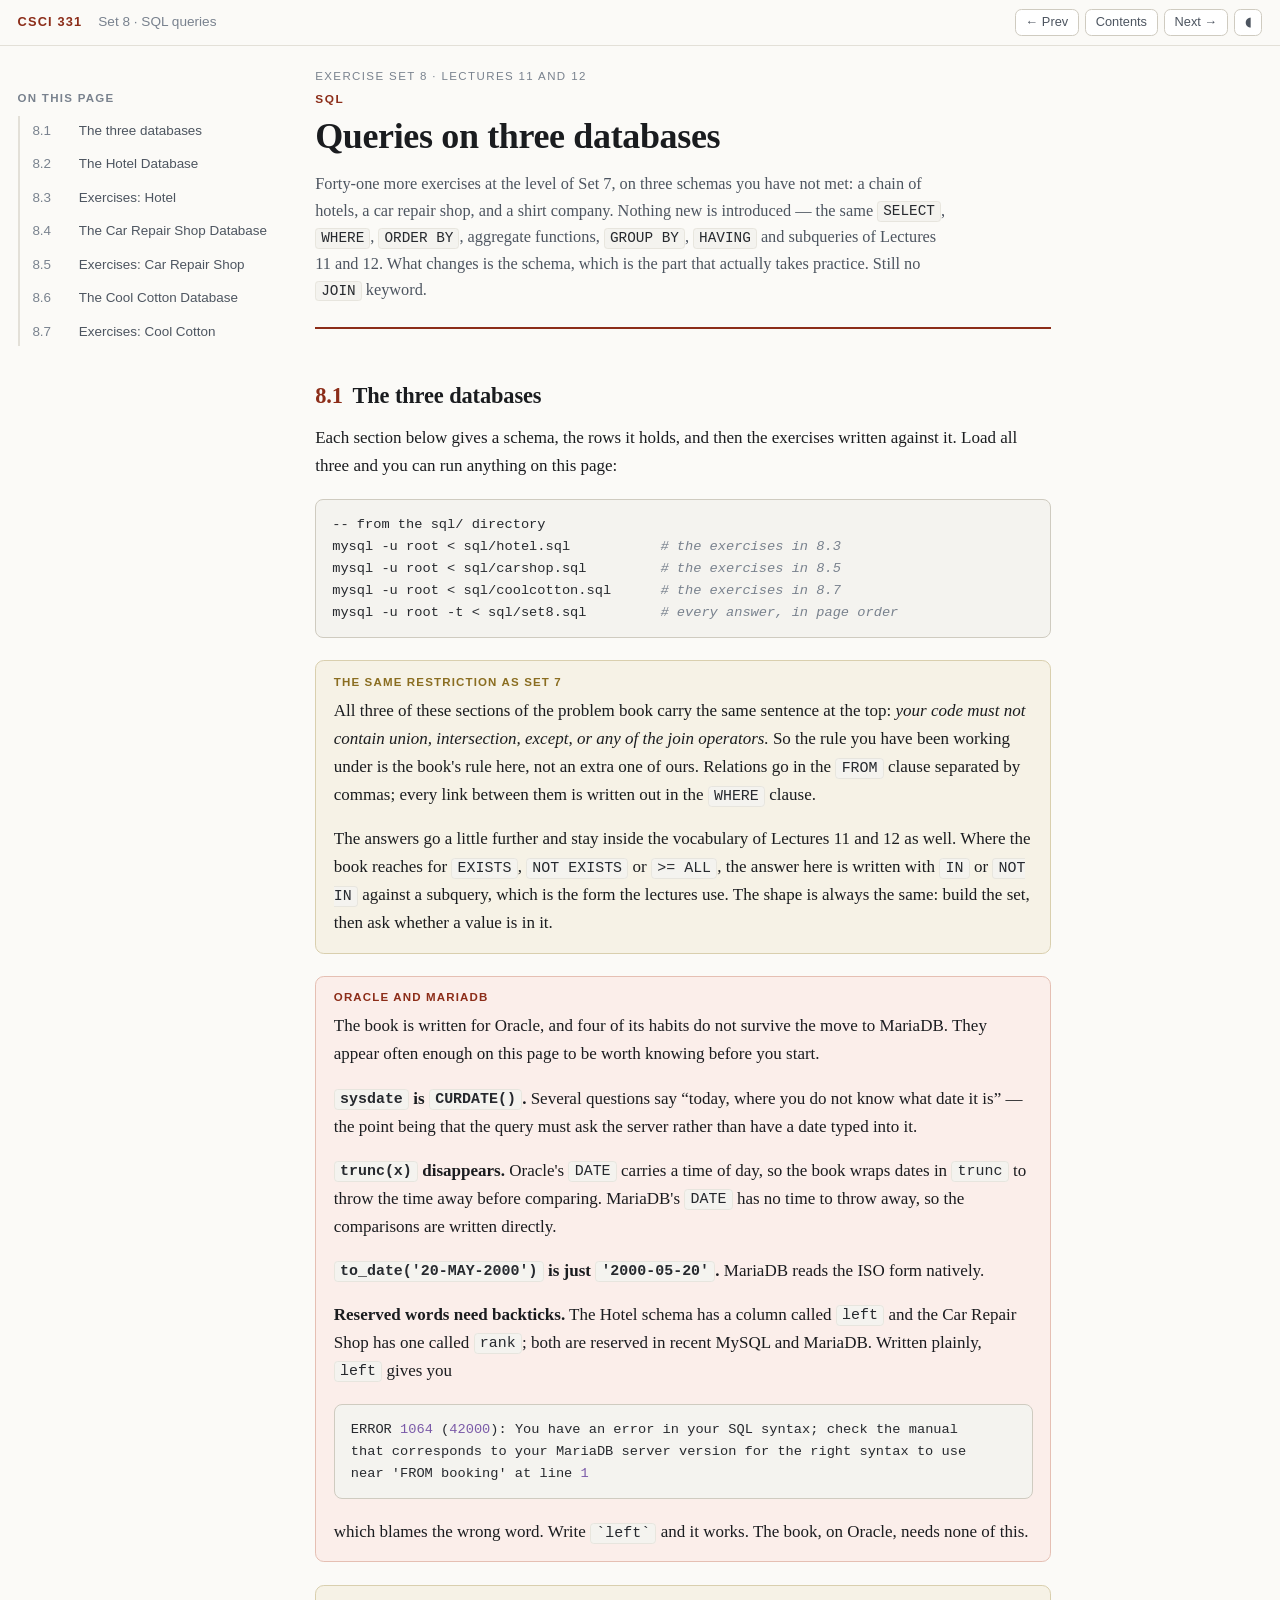
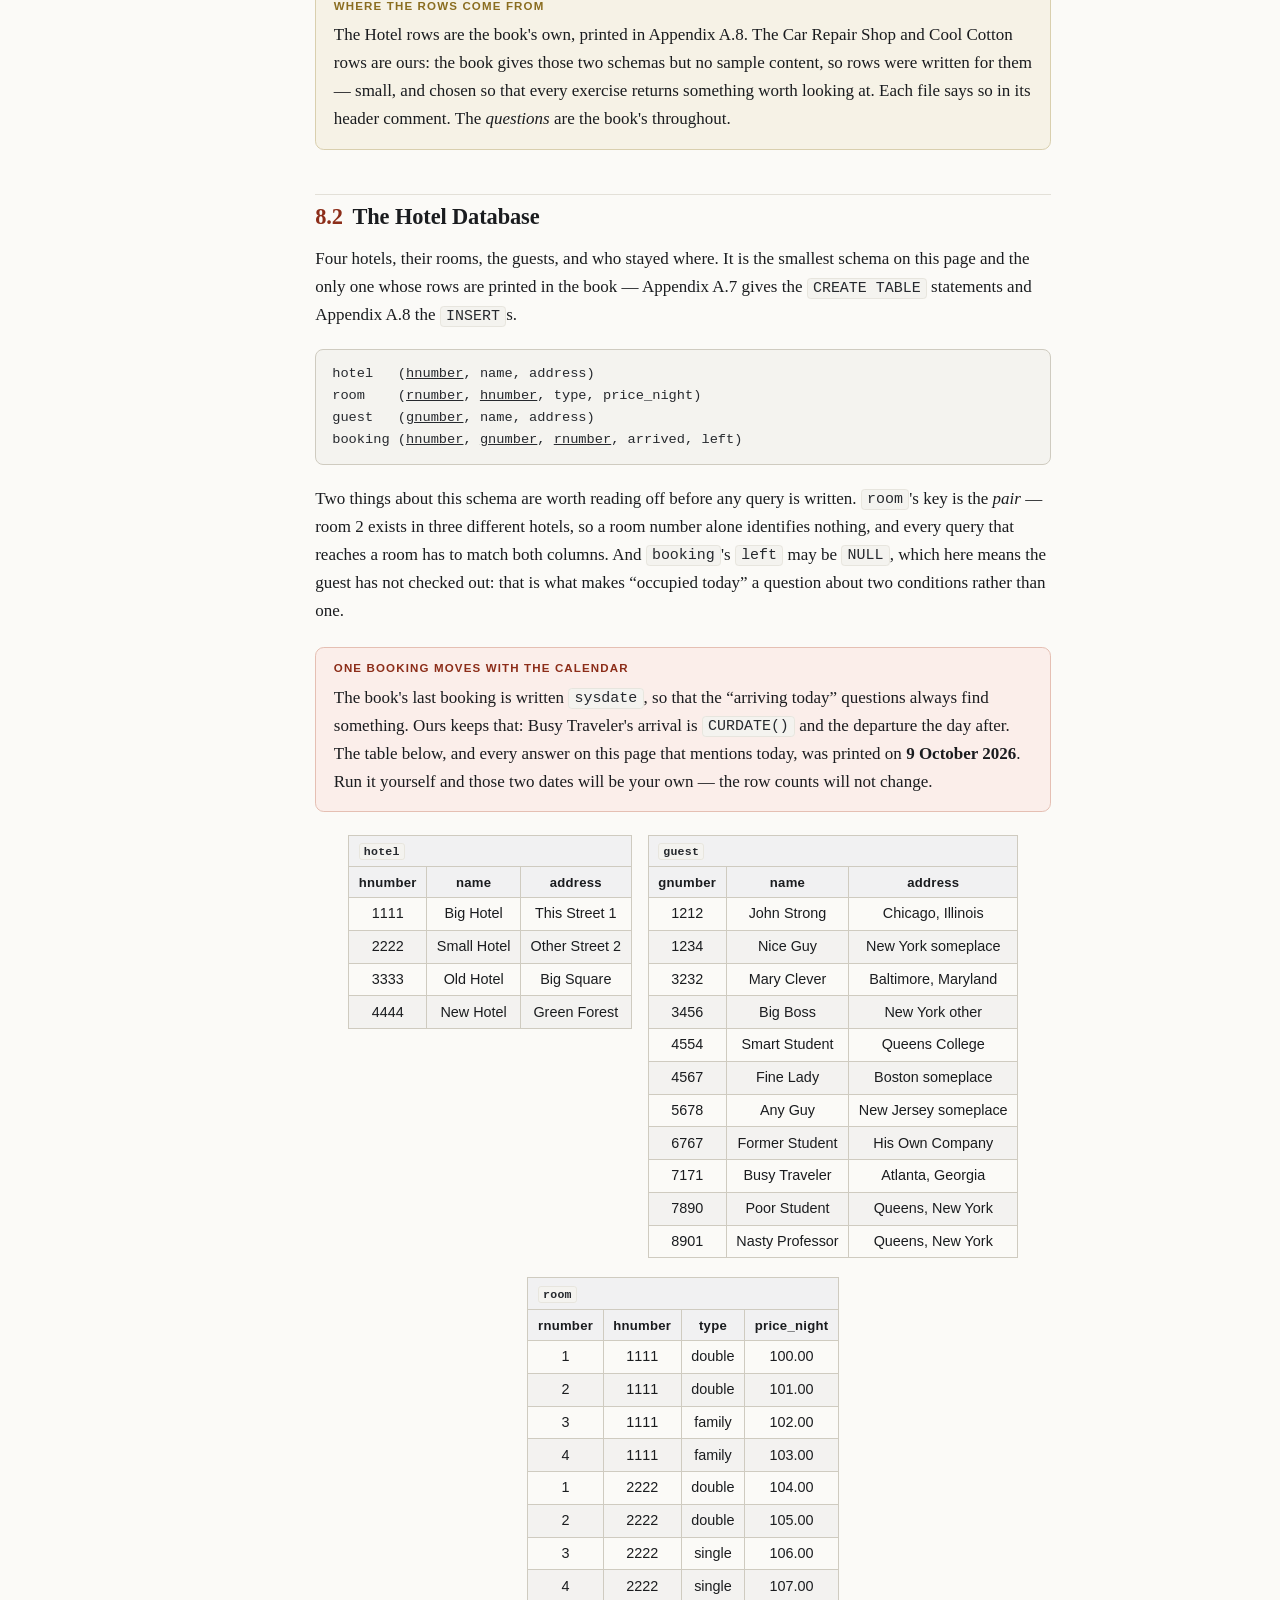
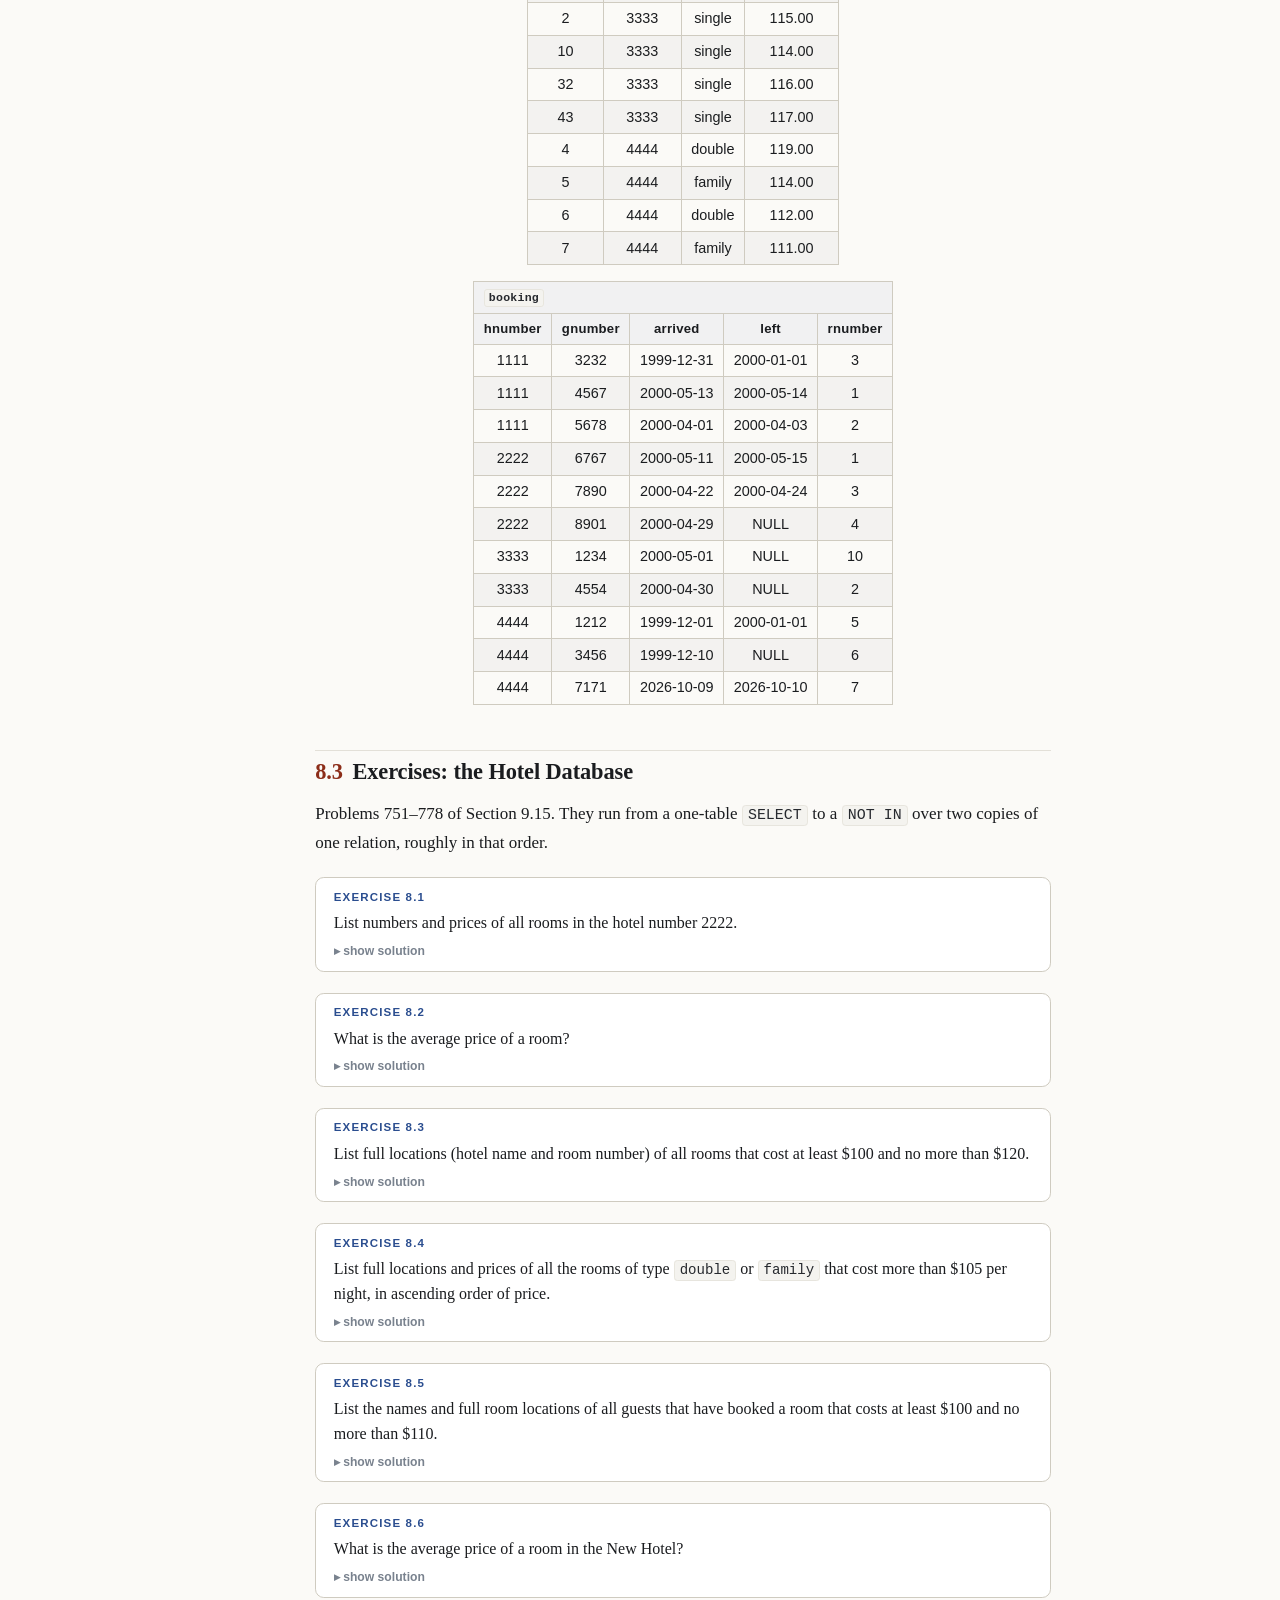
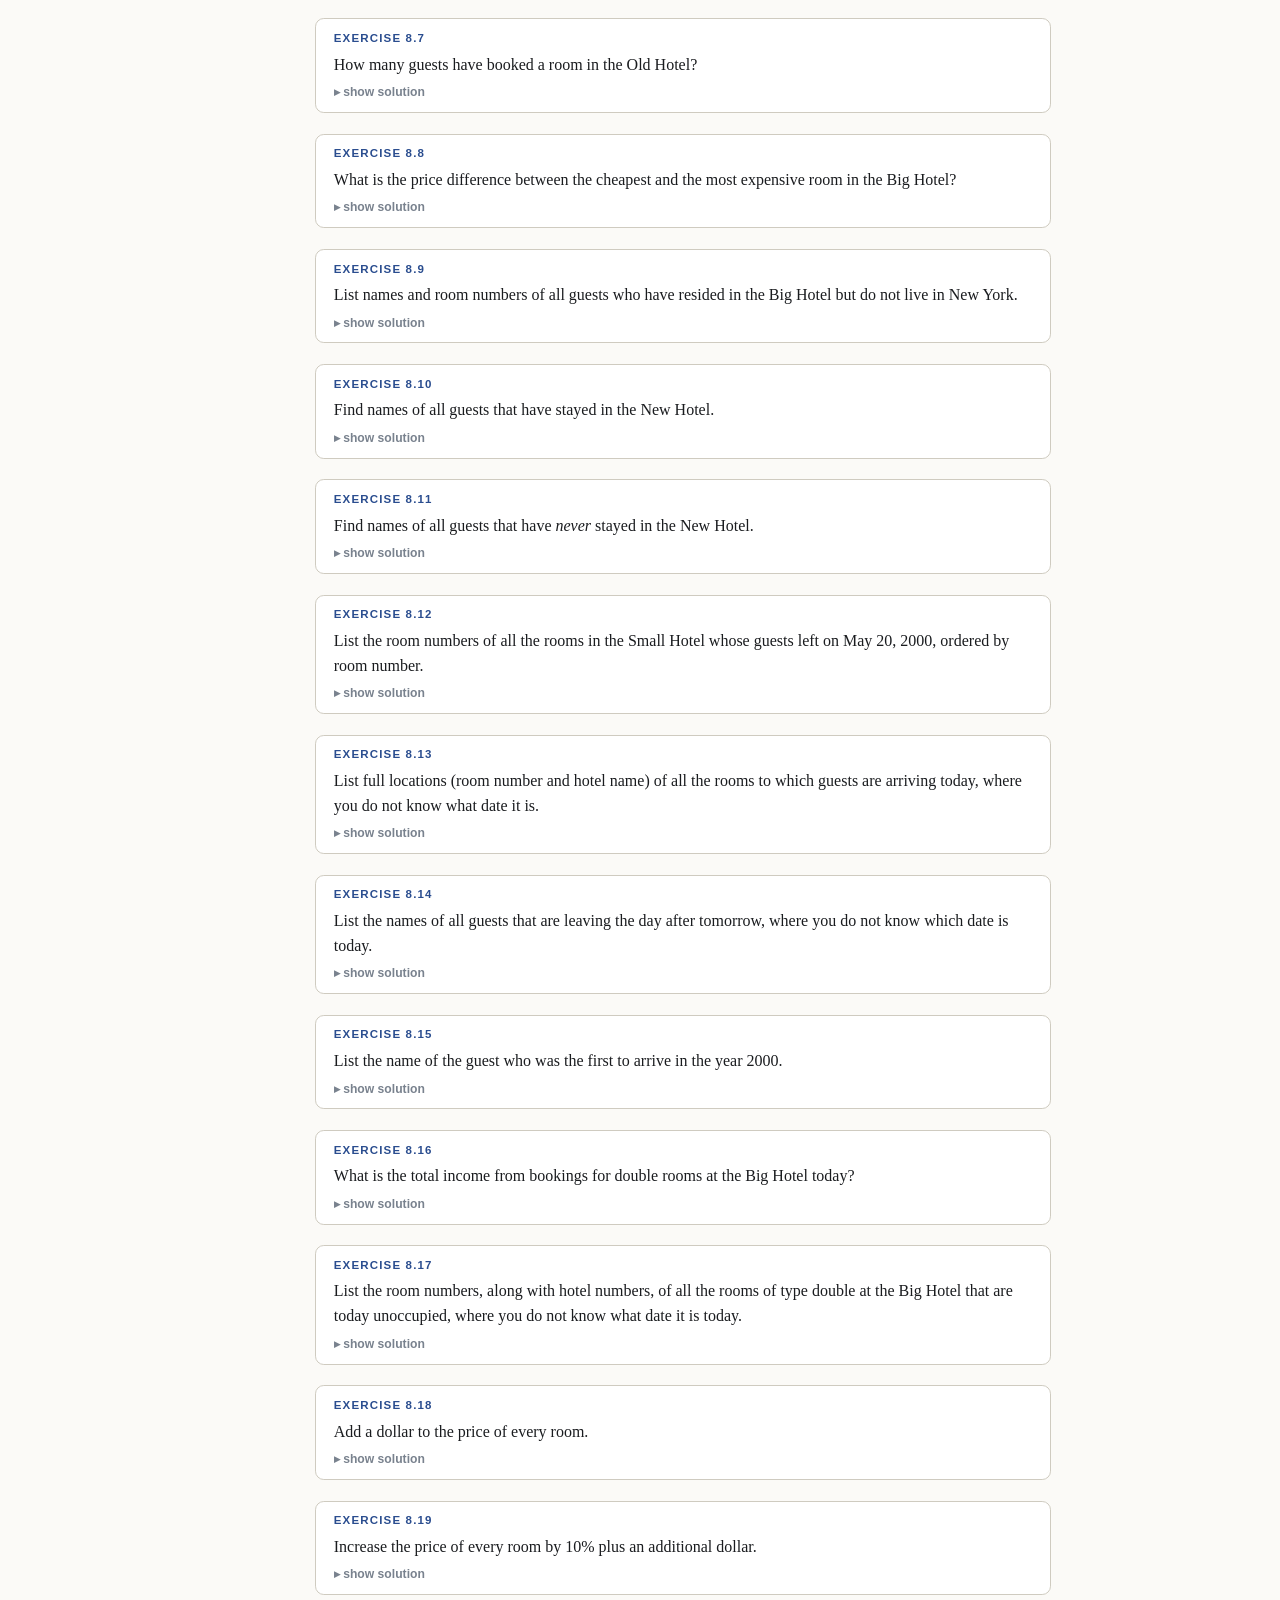
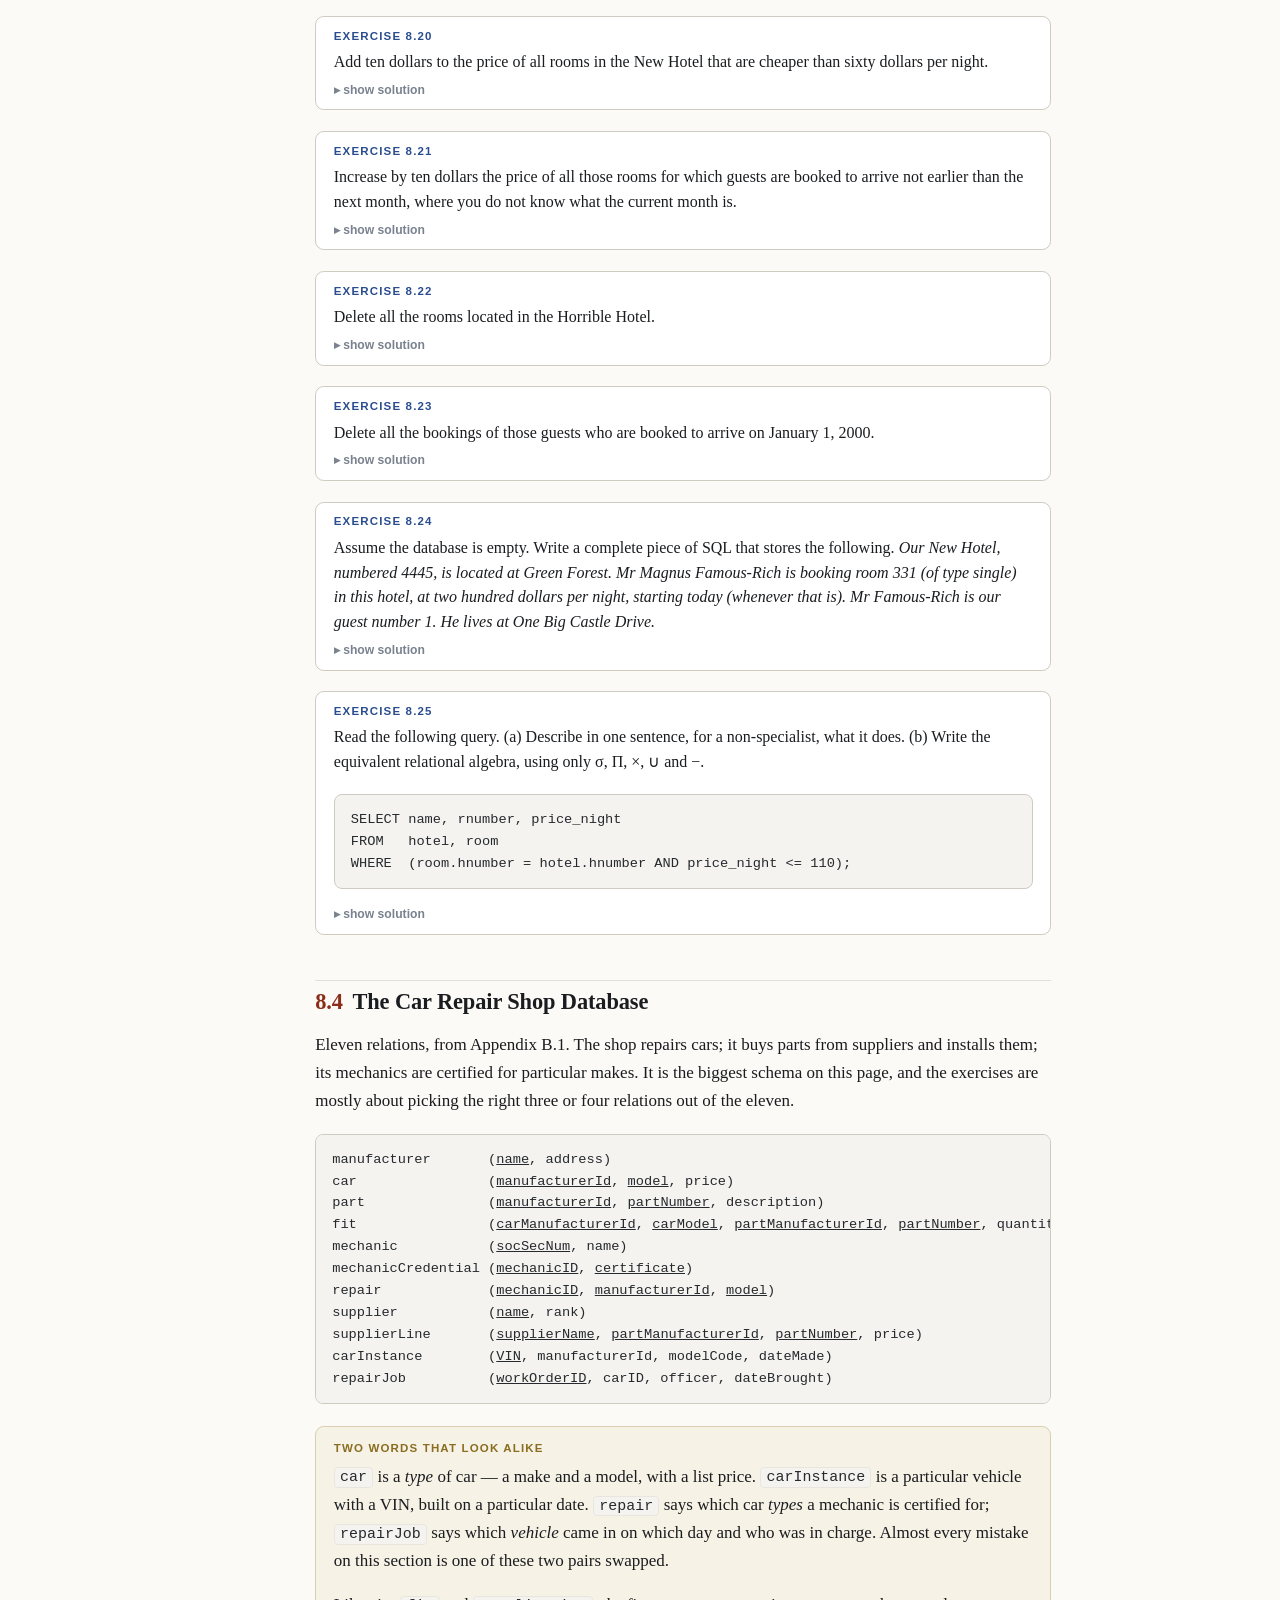
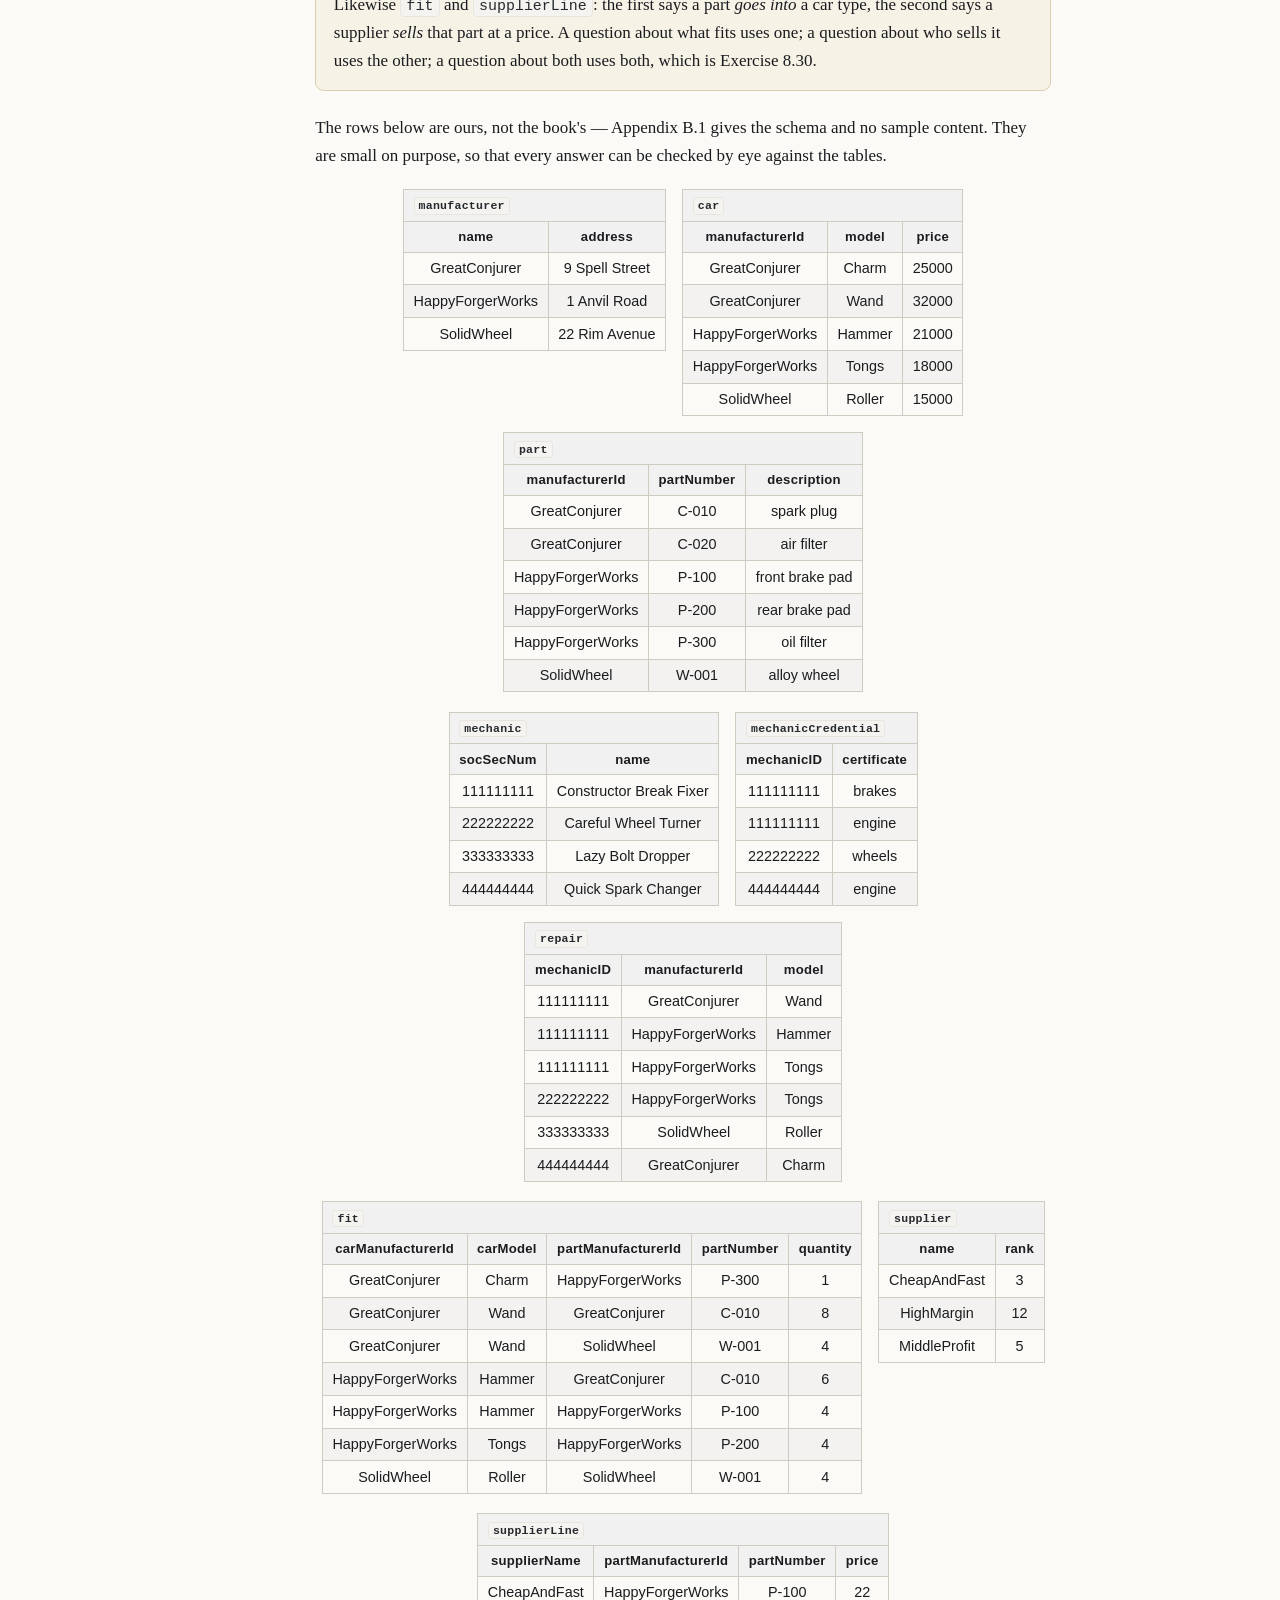
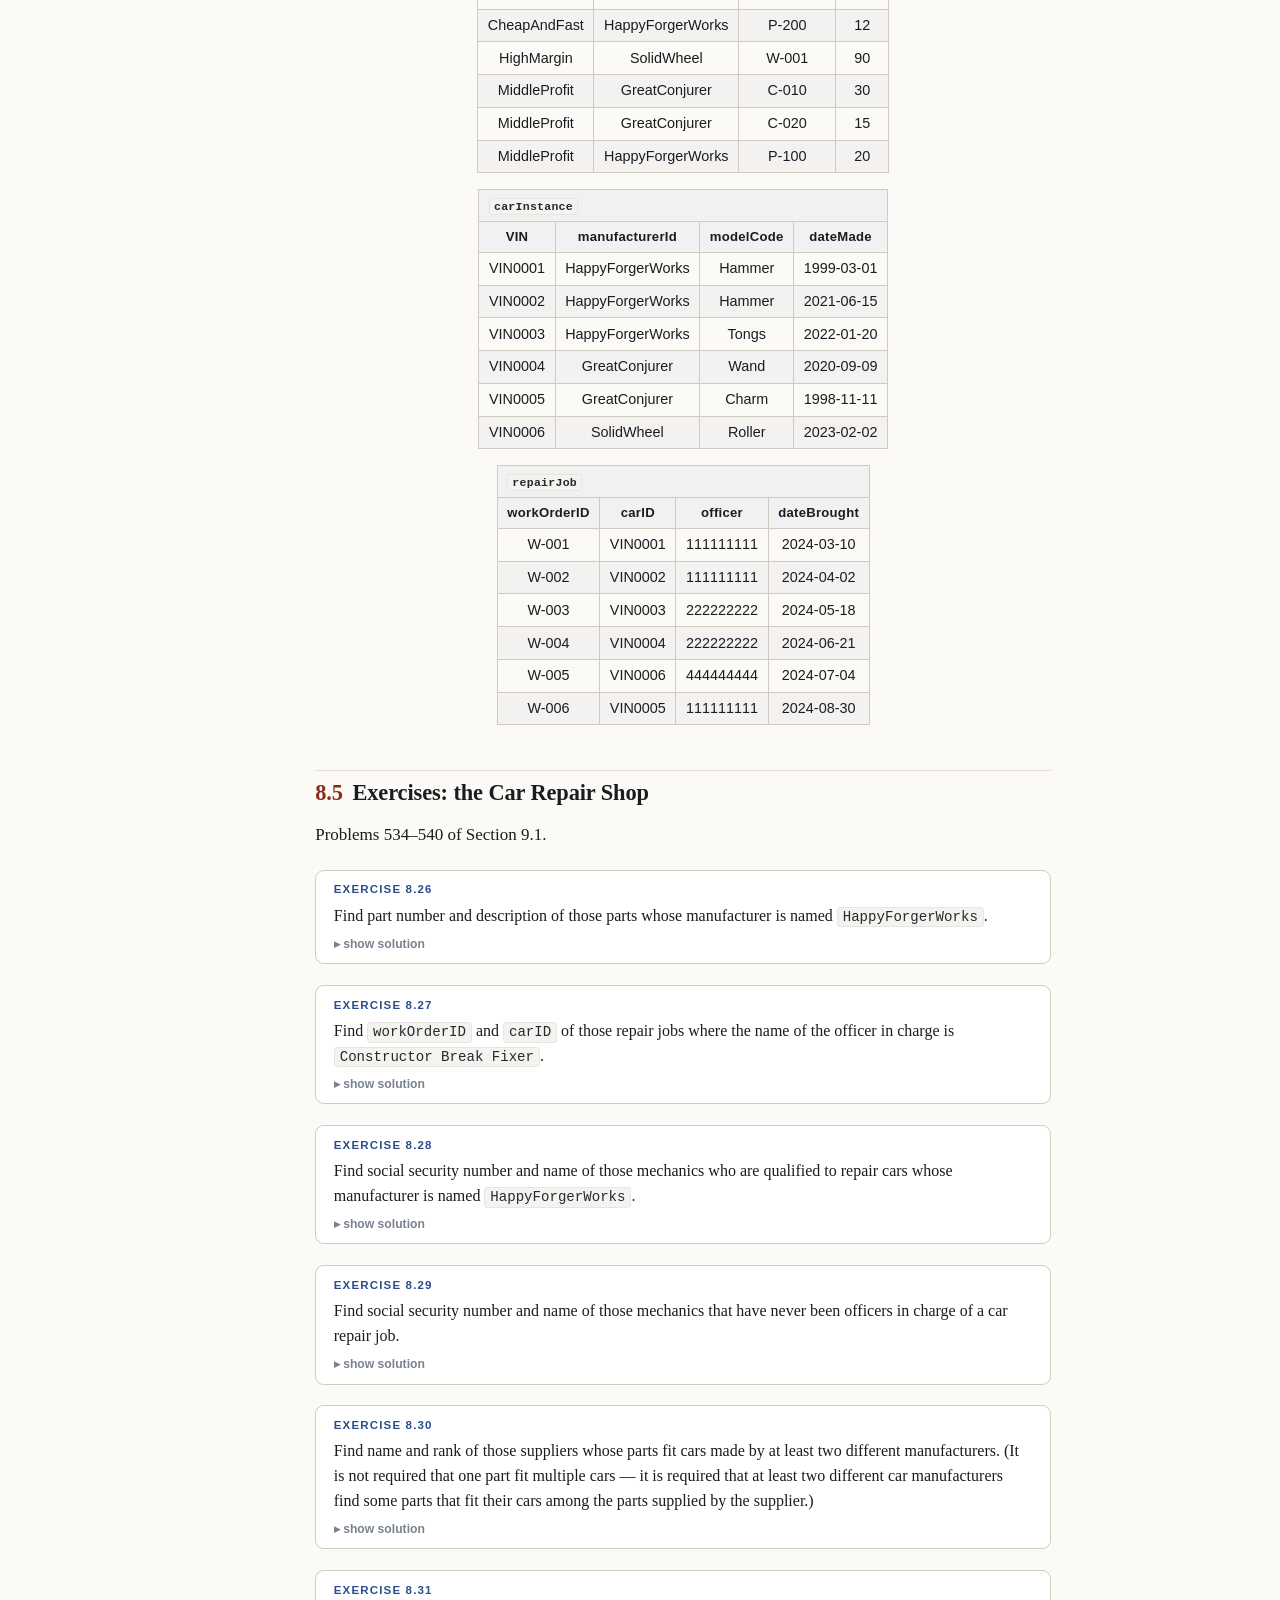
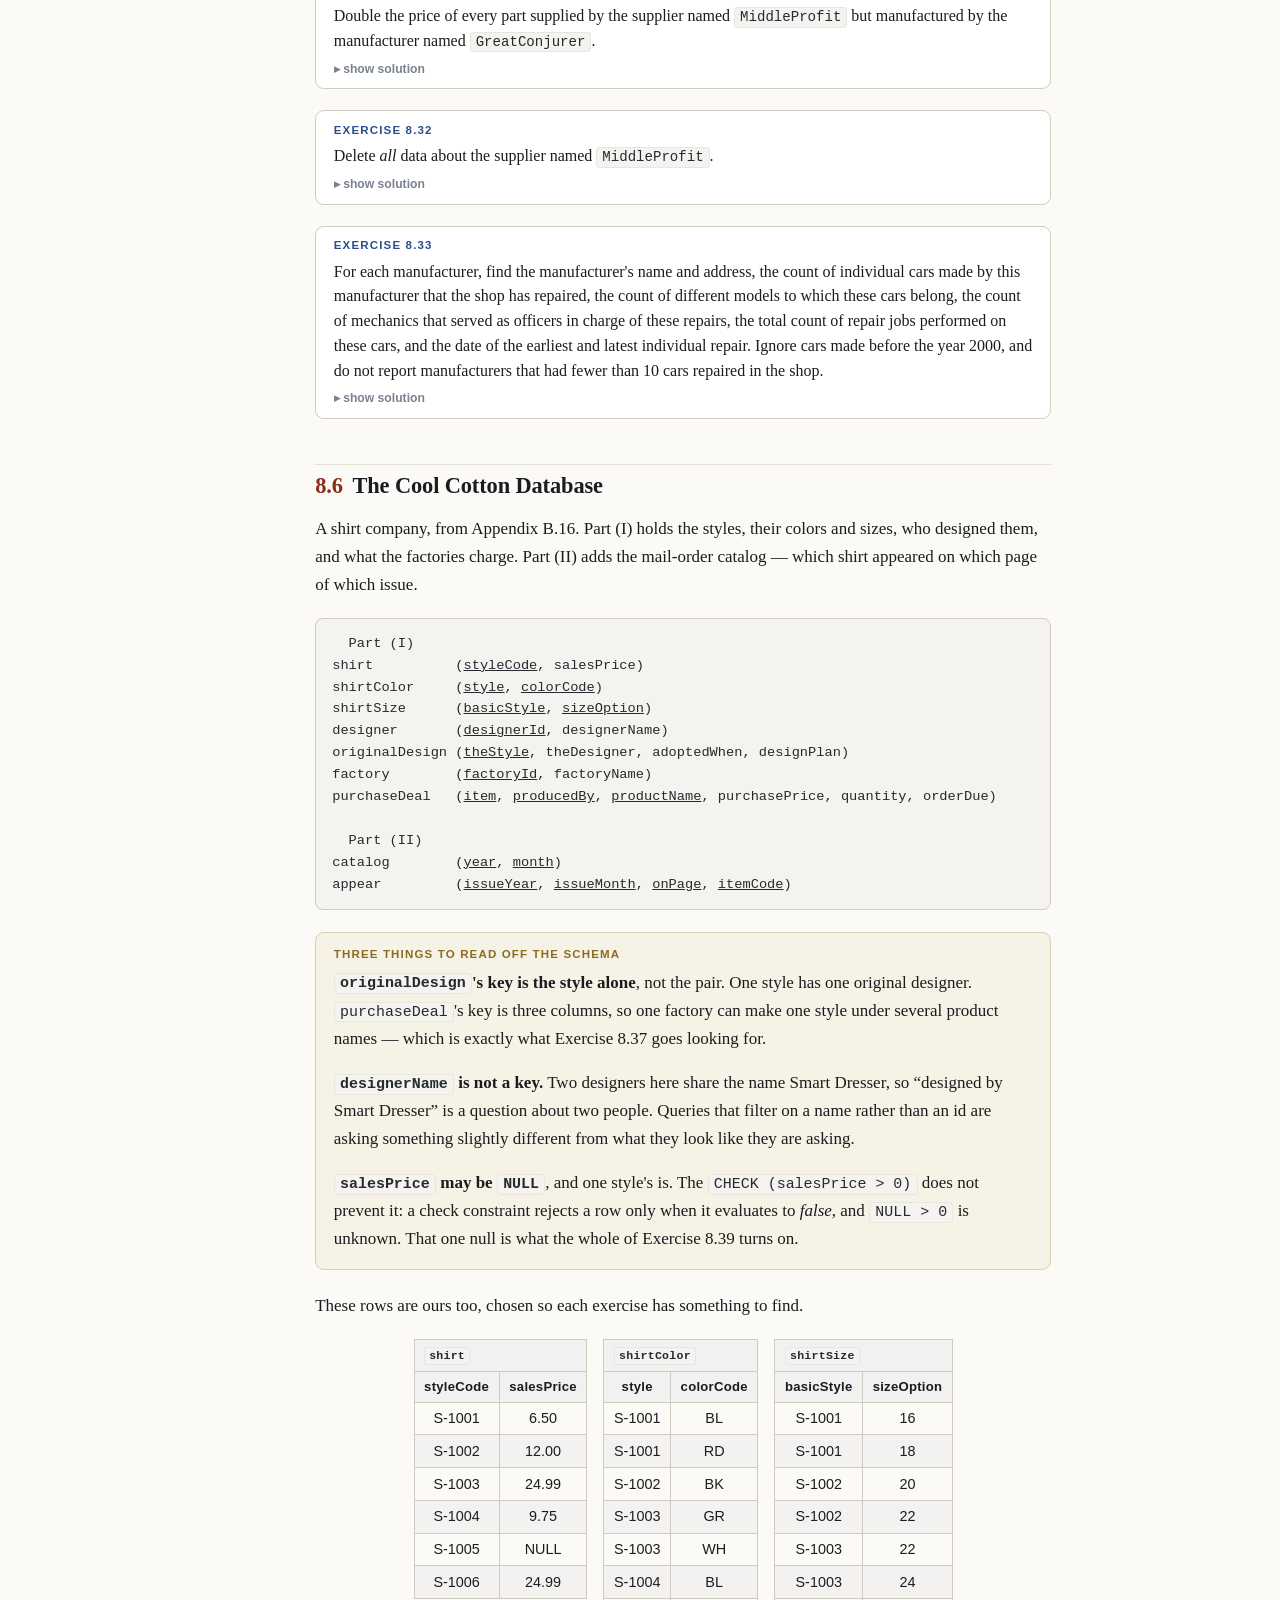
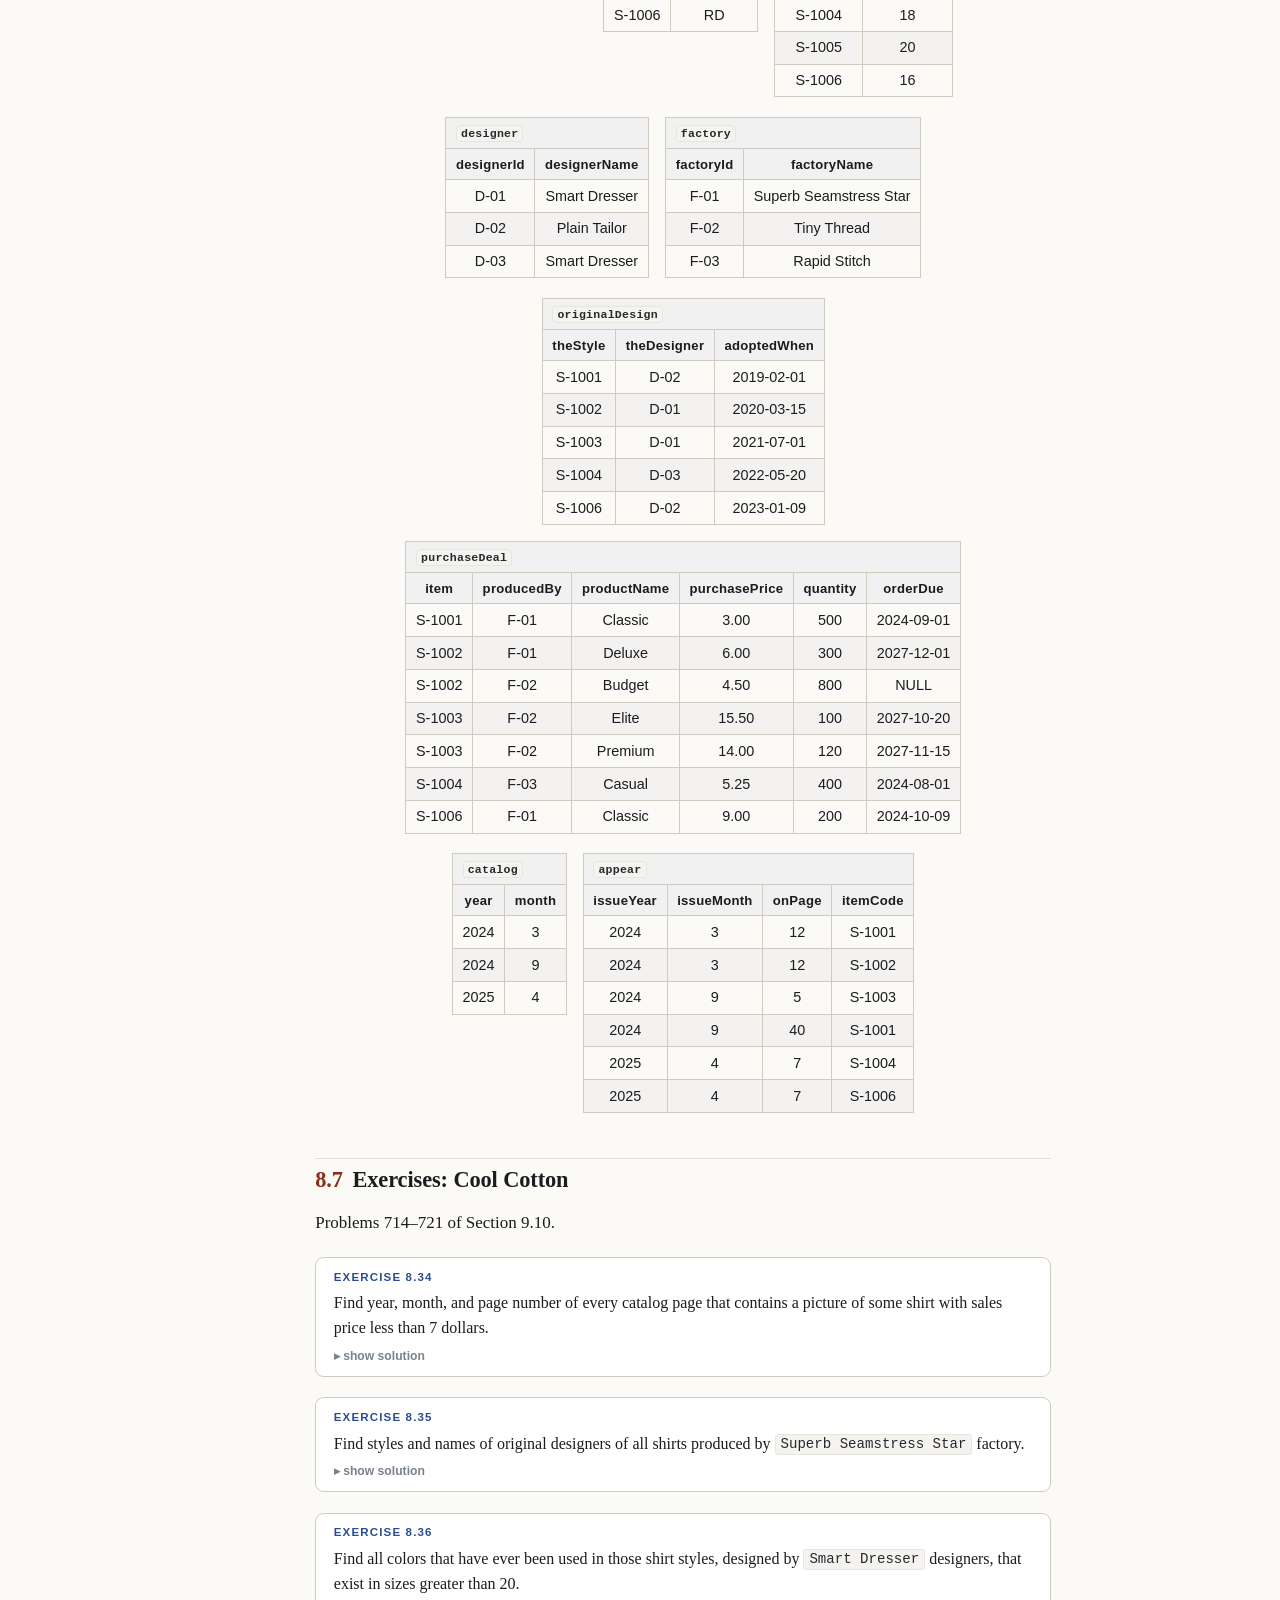
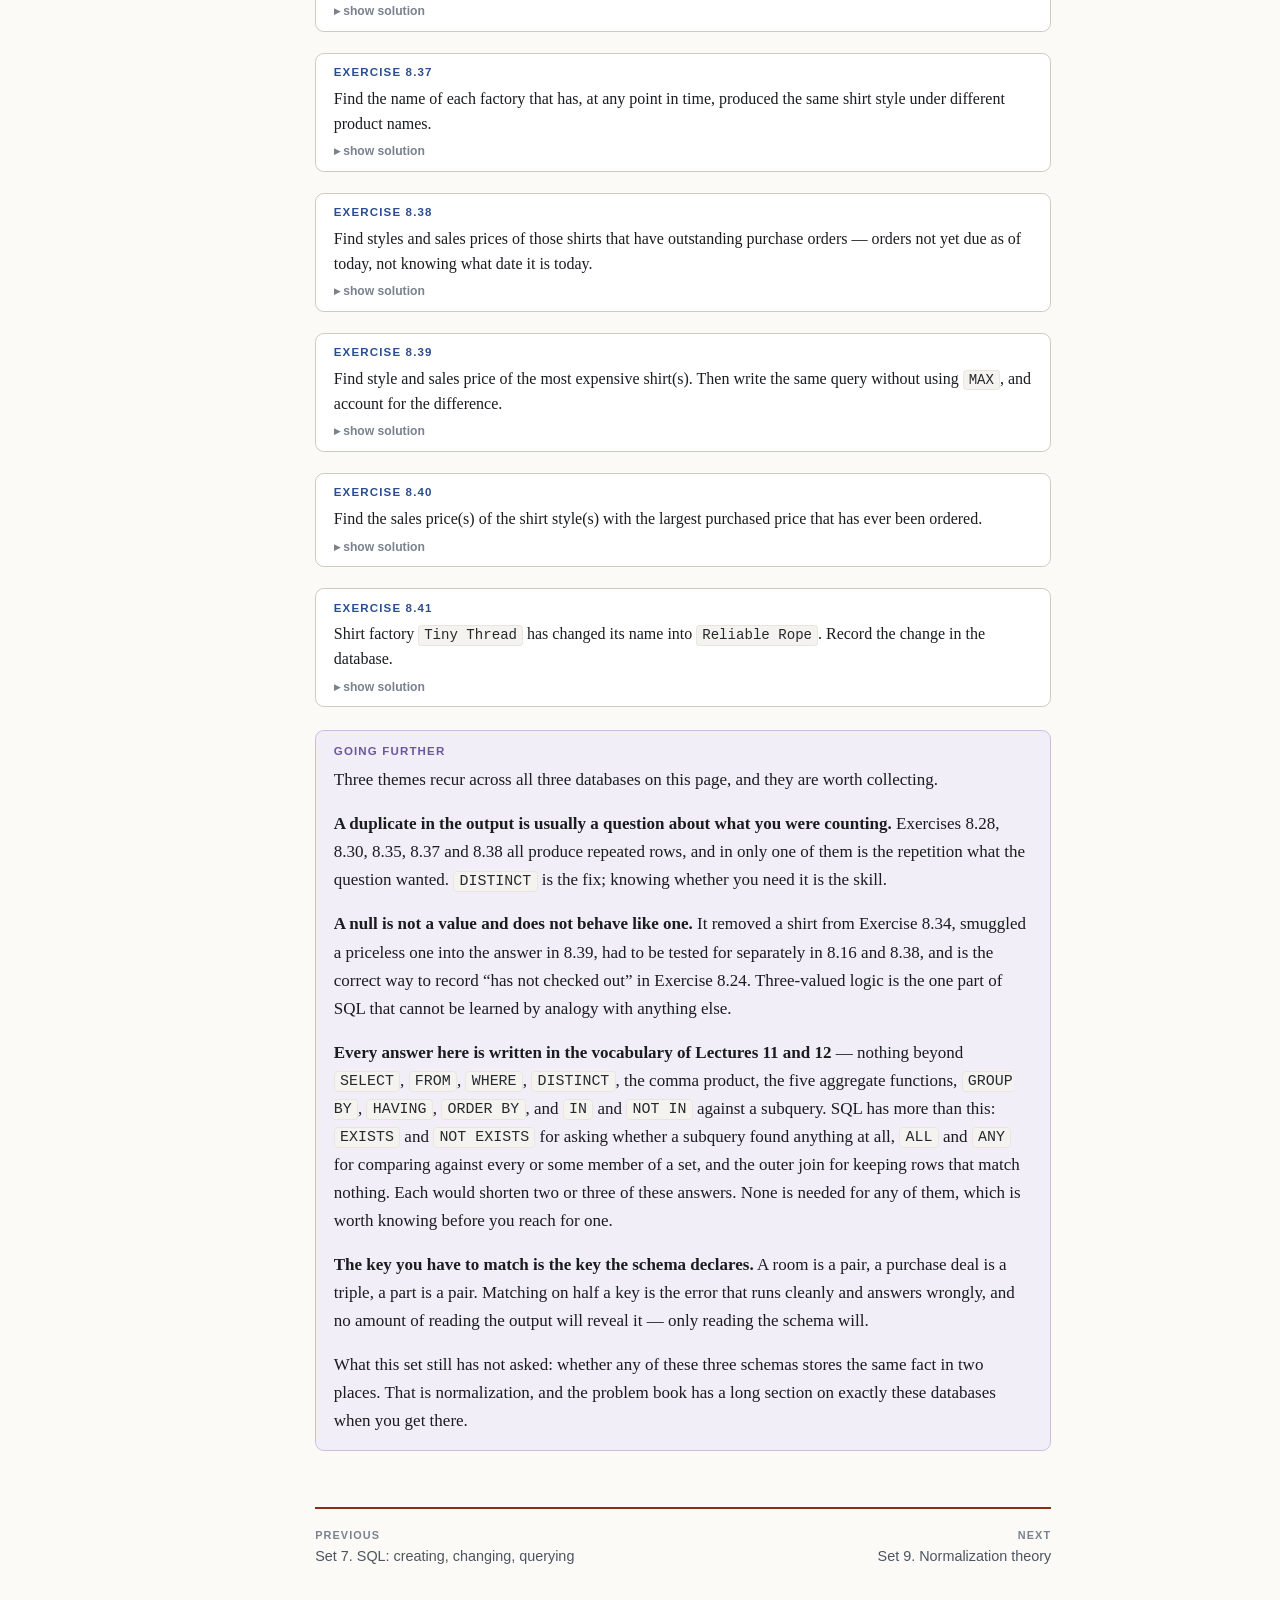
<file: ex-sql2.html>
<!DOCTYPE html>
<html lang="en">
<head>
<meta charset="utf-8">
<meta name="viewport" content="width=device-width, initial-scale=1">
<title>Set 8 — SQL queries on three databases</title>
<link rel="stylesheet" href="assets/style.css">
<script src="assets/notes.js" defer></script>
</head>
<body>
<header class="topbar"><div class="topbar-in">
  <a class="brand" href="index.html">CSCI 331</a>
  <span class="crumb">Set 8 &middot; SQL queries</span>
  <nav class="topnav">
    <a href="ex-sql.html">&larr; Prev</a>
    <a href="index.html">Contents</a>
    <a href="ex-norm.html">Next &rarr;</a>
    <button class="iconbtn" id="themebtn" type="button" title="Light / dark">&#9686;</button>
  </nav>
</div></header>
<div class="wrap">
  <aside class="toc"><p class="toc-title">On this page</p><ol>
    <li><a href="#load"><span class="t">8.1</span>The three databases</a></li>
    <li><a href="#hotel"><span class="t">8.2</span>The Hotel Database</a></li>
    <li><a href="#hotelq"><span class="t">8.3</span>Exercises: Hotel</a></li>
    <li><a href="#car"><span class="t">8.4</span>The Car Repair Shop Database</a></li>
    <li><a href="#carq"><span class="t">8.5</span>Exercises: Car Repair Shop</a></li>
    <li><a href="#cotton"><span class="t">8.6</span>The Cool Cotton Database</a></li>
    <li><a href="#cottonq"><span class="t">8.7</span>Exercises: Cool Cotton</a></li>
  </ol></aside>
  <main>

<div class="chhead">
  <span class="chpart">Exercise set 8 &middot; Lectures 11 and 12</span>
  <span class="chnum">SQL</span>
  <h1>Queries on three databases</h1>
  <p class="chsum">Forty-one more exercises at the level of Set 7, on three
  schemas you have not met: a chain of hotels, a car repair shop, and a shirt
  company. Nothing new is introduced &mdash; the same <code>SELECT</code>,
  <code>WHERE</code>, <code>ORDER BY</code>, aggregate functions,
  <code>GROUP BY</code>, <code>HAVING</code> and subqueries of Lectures 11 and
  12. What changes is the schema, which is the part that actually takes
  practice. Still no <code>JOIN</code> keyword.</p>
</div>

<h2 id="load"><span class="secnum">8.1</span>The three databases</h2>

<p>Each section below gives a schema, the rows it holds, and then the
exercises written against it. Load all three and you can run anything on this
page:</p>

<pre class="asm"><span class="c">-- from the sql/ directory</span>
mysql -u root &lt; sql/hotel.sql           <span class="c"># the exercises in 8.3</span>
mysql -u root &lt; sql/carshop.sql         <span class="c"># the exercises in 8.5</span>
mysql -u root &lt; sql/coolcotton.sql      <span class="c"># the exercises in 8.7</span>
mysql -u root -t &lt; sql/set8.sql         <span class="c"># every answer, in page order</span></pre>

<div class="box note"><span class="bt">The same restriction as Set 7</span>
<p>All three of these sections of the problem book carry the same sentence at
the top: <em>your code must not contain union, intersection, except, or any of
the join operators.</em> So the rule you have been working under is the book's
rule here, not an extra one of ours. Relations go in the <code>FROM</code>
clause separated by commas; every link between them is written out in the
<code>WHERE</code> clause.</p>
<p>The answers go a little further and stay inside the vocabulary of Lectures 11
and 12 as well. Where the book reaches for <code>EXISTS</code>,
<code>NOT EXISTS</code> or <code>&gt;= ALL</code>, the answer here is written
with <code>IN</code> or <code>NOT IN</code> against a subquery, which is the
form the lectures use. The shape is always the same: build the set, then ask
whether a value is in it.</p></div>

<div class="box warn"><span class="bt">Oracle and MariaDB</span>
<p>The book is written for Oracle, and four of its habits do not survive the
move to MariaDB. They appear often enough on this page to be worth knowing
before you start.</p>
<p><strong><code>sysdate</code> is <code>CURDATE()</code>.</strong> Several
questions say &ldquo;today, where you do not know what date it is&rdquo; &mdash;
the point being that the query must ask the server rather than have a date typed
into it.</p>
<p><strong><code>trunc(x)</code> disappears.</strong> Oracle's <code>DATE</code>
carries a time of day, so the book wraps dates in <code>trunc</code> to throw
the time away before comparing. MariaDB's <code>DATE</code> has no time to throw
away, so the comparisons are written directly.</p>
<p><strong><code>to_date('20-MAY-2000')</code> is just
<code>'2000-05-20'</code>.</strong> MariaDB reads the ISO form natively.</p>
<p><strong>Reserved words need backticks.</strong> The Hotel schema has a column
called <code>left</code> and the Car Repair Shop has one called
<code>rank</code>; both are reserved in recent MySQL and MariaDB. Written
plainly, <code>left</code> gives you</p>
<pre class="asm">ERROR 1064 (42000): You have an error in your SQL syntax; check the manual
that corresponds to your MariaDB server version for the right syntax to use
near 'FROM booking' at line 1</pre>
<p>which blames the wrong word. Write <code>`left`</code> and it works. The
book, on Oracle, needs none of this.</p></div>

<div class="box note"><span class="bt">Where the rows come from</span>
<p>The Hotel rows are the book's own, printed in Appendix A.8. The Car Repair
Shop and Cool Cotton rows are ours: the book gives those two schemas but no
sample content, so rows were written for them &mdash; small, and chosen so that
every exercise returns something worth looking at. Each file says so in its
header comment. The <em>questions</em> are the book's throughout.</p></div>


<h2 id="hotel"><span class="secnum">8.2</span>The Hotel Database</h2>

<p>Four hotels, their rooms, the guests, and who stayed where. It is the
smallest schema on this page and the only one whose rows are printed in the
book &mdash; Appendix A.7 gives the <code>CREATE TABLE</code> statements and
Appendix A.8 the <code>INSERT</code>s.</p>

<pre>hotel   (<u>hnumber</u>, name, address)
room    (<u>rnumber</u>, <u>hnumber</u>, type, price_night)
guest   (<u>gnumber</u>, name, address)
booking (<u>hnumber</u>, <u>gnumber</u>, <u>rnumber</u>, arrived, left)</pre>

<p>Two things about this schema are worth reading off before any query is
written. <code>room</code>'s key is the <em>pair</em> &mdash; room 2 exists in
three different hotels, so a room number alone identifies nothing, and every
query that reaches a room has to match both columns. And <code>booking</code>'s
<code>left</code> may be <code>NULL</code>, which here means the guest has not
checked out: that is what makes &ldquo;occupied today&rdquo; a question about
two conditions rather than one.</p>

<div class="box warn"><span class="bt">One booking moves with the calendar</span>
<p>The book's last booking is written <code>sysdate</code>, so that the
&ldquo;arriving today&rdquo; questions always find something. Ours keeps that:
Busy Traveler's arrival is <code>CURDATE()</code> and the departure the day
after. The table below, and every answer on this page that mentions today, was
printed on <strong>9 October 2026</strong>. Run it yourself and those two dates
will be your own &mdash; the row counts will not change.</p></div>

<div class="ttrow">
<div class="tablewrap"><table class="ttab">
<thead><tr><th colspan="3"><code>hotel</code></th></tr>
<tr><th style="text-align:center">hnumber</th><th style="text-align:center">name</th><th style="text-align:center">address</th></tr></thead>
<tbody>
<tr><td>1111</td><td>Big Hotel</td><td>This Street 1</td></tr>
<tr><td>2222</td><td>Small Hotel</td><td>Other Street 2</td></tr>
<tr><td>3333</td><td>Old Hotel</td><td>Big Square</td></tr>
<tr><td>4444</td><td>New Hotel</td><td>Green Forest</td></tr>
</tbody></table></div>
<div class="tablewrap"><table class="ttab">
<thead><tr><th colspan="3"><code>guest</code></th></tr>
<tr><th style="text-align:center">gnumber</th><th style="text-align:center">name</th><th style="text-align:center">address</th></tr></thead>
<tbody>
<tr><td>1212</td><td>John Strong</td><td>Chicago, Illinois</td></tr>
<tr><td>1234</td><td>Nice Guy</td><td>New York someplace</td></tr>
<tr><td>3232</td><td>Mary Clever</td><td>Baltimore, Maryland</td></tr>
<tr><td>3456</td><td>Big Boss</td><td>New York other</td></tr>
<tr><td>4554</td><td>Smart Student</td><td>Queens College</td></tr>
<tr><td>4567</td><td>Fine Lady</td><td>Boston someplace</td></tr>
<tr><td>5678</td><td>Any Guy</td><td>New Jersey someplace</td></tr>
<tr><td>6767</td><td>Former Student</td><td>His Own Company</td></tr>
<tr><td>7171</td><td>Busy Traveler</td><td>Atlanta, Georgia</td></tr>
<tr><td>7890</td><td>Poor Student</td><td>Queens, New York</td></tr>
<tr><td>8901</td><td>Nasty Professor</td><td>Queens, New York</td></tr>
</tbody></table></div>
</div>

<div class="ttrow">
<div class="tablewrap"><table class="ttab">
<thead><tr><th colspan="4"><code>room</code></th></tr>
<tr><th style="text-align:center">rnumber</th><th style="text-align:center">hnumber</th><th style="text-align:center">type</th><th style="text-align:center">price_night</th></tr></thead>
<tbody>
<tr><td>1</td><td>1111</td><td>double</td><td>100.00</td></tr>
<tr><td>2</td><td>1111</td><td>double</td><td>101.00</td></tr>
<tr><td>3</td><td>1111</td><td>family</td><td>102.00</td></tr>
<tr><td>4</td><td>1111</td><td>family</td><td>103.00</td></tr>
<tr><td>1</td><td>2222</td><td>double</td><td>104.00</td></tr>
<tr><td>2</td><td>2222</td><td>double</td><td>105.00</td></tr>
<tr><td>3</td><td>2222</td><td>single</td><td>106.00</td></tr>
<tr><td>4</td><td>2222</td><td>single</td><td>107.00</td></tr>
<tr><td>2</td><td>3333</td><td>single</td><td>115.00</td></tr>
<tr><td>10</td><td>3333</td><td>single</td><td>114.00</td></tr>
<tr><td>32</td><td>3333</td><td>single</td><td>116.00</td></tr>
<tr><td>43</td><td>3333</td><td>single</td><td>117.00</td></tr>
<tr><td>4</td><td>4444</td><td>double</td><td>119.00</td></tr>
<tr><td>5</td><td>4444</td><td>family</td><td>114.00</td></tr>
<tr><td>6</td><td>4444</td><td>double</td><td>112.00</td></tr>
<tr><td>7</td><td>4444</td><td>family</td><td>111.00</td></tr>
</tbody></table></div>
<div class="tablewrap"><table class="ttab">
<thead><tr><th colspan="5"><code>booking</code></th></tr>
<tr><th style="text-align:center">hnumber</th><th style="text-align:center">gnumber</th><th style="text-align:center">arrived</th><th style="text-align:center">left</th><th style="text-align:center">rnumber</th></tr></thead>
<tbody>
<tr><td>1111</td><td>3232</td><td>1999-12-31</td><td>2000-01-01</td><td>3</td></tr>
<tr><td>1111</td><td>4567</td><td>2000-05-13</td><td>2000-05-14</td><td>1</td></tr>
<tr><td>1111</td><td>5678</td><td>2000-04-01</td><td>2000-04-03</td><td>2</td></tr>
<tr><td>2222</td><td>6767</td><td>2000-05-11</td><td>2000-05-15</td><td>1</td></tr>
<tr><td>2222</td><td>7890</td><td>2000-04-22</td><td>2000-04-24</td><td>3</td></tr>
<tr><td>2222</td><td>8901</td><td>2000-04-29</td><td>NULL</td><td>4</td></tr>
<tr><td>3333</td><td>1234</td><td>2000-05-01</td><td>NULL</td><td>10</td></tr>
<tr><td>3333</td><td>4554</td><td>2000-04-30</td><td>NULL</td><td>2</td></tr>
<tr><td>4444</td><td>1212</td><td>1999-12-01</td><td>2000-01-01</td><td>5</td></tr>
<tr><td>4444</td><td>3456</td><td>1999-12-10</td><td>NULL</td><td>6</td></tr>
<tr><td>4444</td><td>7171</td><td>2026-10-09</td><td>2026-10-10</td><td>7</td></tr>
</tbody></table></div>
</div>

<h2 id="hotelq"><span class="secnum">8.3</span>Exercises: the Hotel Database</h2>

<p>Problems 751&ndash;778 of Section 9.15. They run from a one-table
<code>SELECT</code> to a <code>NOT IN</code> over two copies of one relation,
roughly in that order.</p>

<details class="prob"><summary data-label="Exercise 8.1">List numbers and prices
of all rooms in the hotel number 2222.</summary>
<div class="sol">
<pre>SELECT rnumber, price_night FROM room WHERE (hnumber = 2222);</pre>
<pre>+---------+-------------+
| rnumber | price_night |
+---------+-------------+
|       1 |      104.00 |
|       2 |      105.00 |
|       3 |      106.00 |
|       4 |      107.00 |
+---------+-------------+</pre>
<p>One table, one condition. Note that the question gives you the hotel's
<em>number</em> and not its name, which is why no second relation is needed
&mdash; <code>room</code> already carries <code>hnumber</code>.</p>
</div></details>

<details class="prob"><summary data-label="Exercise 8.2">What is the average
price of a room?</summary>
<div class="sol">
<pre>SELECT AVG (price_night) FROM room;</pre>
<pre>+------------------+
| AVG(price_night) |
+------------------+
|       109.125000 |
+------------------+</pre>
<p>An aggregate with no <code>GROUP BY</code> collapses the whole table to one
row. The average is over <em>rooms</em>, not over hotels: the Old Hotel's four
expensive singles pull it up more than the Big Hotel's four cheap rooms pull it
down, because each room counts once regardless of which hotel it is in.</p>
</div></details>

<details class="prob"><summary data-label="Exercise 8.3">List full locations
(hotel name and room number) of all rooms that cost at least $100 and no more
than $120.</summary>
<div class="sol">
<pre>SELECT room.rnumber, hotel.name
FROM   room, hotel
WHERE  (hotel.hnumber = room.hnumber AND price_night BETWEEN 100 AND 120);</pre>
<pre>+---------+-------------+
| rnumber | name        |
+---------+-------------+
|       1 | Big Hotel   |
|       2 | Big Hotel   |
|       3 | Big Hotel   |
|       4 | Big Hotel   |
|       1 | Small Hotel |
|       2 | Small Hotel |
|       3 | Small Hotel |
|       4 | Small Hotel |
|       2 | Old Hotel   |
|      10 | Old Hotel   |
|      32 | Old Hotel   |
|      43 | Old Hotel   |
|       4 | New Hotel   |
|       5 | New Hotel   |
|       6 | New Hotel   |
|       7 | New Hotel   |
+---------+-------------+</pre>
<p><strong>&ldquo;Full location&rdquo; is why there are two relations.</strong>
A room number on its own does not locate a room, so the hotel's name has to be
fetched, and fetching it means putting <code>hotel</code> in the
<code>FROM</code> clause and writing <code>hotel.hnumber =
room.hnumber</code>.</p>
<p><strong>Every room qualifies</strong>, because every price in this database
happens to fall between 100 and 119. That is worth noticing rather than
glossing over: a condition that excludes nothing is not a wrong condition, and
you cannot tell a query is right by looking at the size of its answer. Change
the bound to 110 and eight rows drop out.</p>
<p><code>BETWEEN 100 AND 120</code> is inclusive at both ends, and is exactly
<code>price_night &gt;= 100 AND price_night &lt;= 120</code>.</p>
</div></details>

<details class="prob"><summary data-label="Exercise 8.4">List full locations and
prices of all the rooms of type <code>double</code> or <code>family</code> that
cost more than $105 per night, in ascending order of price.</summary>
<div class="sol">
<pre>SELECT rnumber, room.hnumber, name, address, price_night
FROM   hotel, room
WHERE  (room.hnumber = hotel.hnumber AND
        type IN ('family','double') AND
        price_night &gt; 105)
ORDER BY price_night ASC;</pre>
<pre>+---------+---------+-----------+--------------+-------------+
| rnumber | hnumber | name      | address      | price_night |
+---------+---------+-----------+--------------+-------------+
|       7 |    4444 | New Hotel | Green Forest |      111.00 |
|       6 |    4444 | New Hotel | Green Forest |      112.00 |
|       5 |    4444 | New Hotel | Green Forest |      114.00 |
|       4 |    4444 | New Hotel | Green Forest |      119.00 |
+---------+---------+-----------+--------------+-------------+</pre>
<p><code>type IN ('family','double')</code> is shorthand for <code>type =
'family' OR type = 'double'</code>. The parentheses matter: written without
them, <code>AND</code> binds tighter than <code>OR</code> and the price
condition would attach to only one of the two types.</p>
<p>Only the New Hotel survives &mdash; the rooms above $105 elsewhere are all
singles. <code>ASC</code> is the default and could be left off; writing it costs
nothing and says you meant it.</p>
</div></details>

<details class="prob"><summary data-label="Exercise 8.5">List the names and full
room locations of all guests that have booked a room that costs at least $100
and no more than $110.</summary>
<div class="sol">
<pre>SELECT guest.name, room.rnumber, hotel.name
FROM   room, hotel, booking, guest
WHERE  (hotel.hnumber = room.hnumber AND
        hotel.hnumber = booking.hnumber AND
        room.rnumber  = booking.rnumber AND
        guest.gnumber = booking.gnumber AND
        price_night BETWEEN 100 AND 110);</pre>
<pre>+-----------------+---------+-------------+
| name            | rnumber | name        |
+-----------------+---------+-------------+
| Fine Lady       |       1 | Big Hotel   |
| Any Guy         |       2 | Big Hotel   |
| Mary Clever     |       3 | Big Hotel   |
| Former Student  |       1 | Small Hotel |
| Poor Student    |       3 | Small Hotel |
| Nasty Professor |       4 | Small Hotel |
+-----------------+---------+-------------+</pre>
<p><strong>Four relations, three links.</strong> That is the usual arithmetic:
<em>n</em> relations in a <code>FROM</code> clause need <em>n</em>&minus;1
equalities to tie them into one chain, and if you write fewer the missing one
turns into a silent cross product. Count them before you run anything.</p>
<p><strong>Two of the links are needed for one relationship.</strong> A booking
points at a room by both <code>hnumber</code> and <code>rnumber</code>, because
that is <code>room</code>'s key. Drop <code>room.rnumber =
booking.rnumber</code> and the query still runs, still looks reasonable, and
quietly prices each guest against every room in their hotel.</p>
<p><strong>Both output columns are called <code>name</code>.</strong> SQL allows
it; the reader has to work out which is which from the order. <code>SELECT
guest.name AS guest, hotel.name AS hotel</code> is kinder.</p>
</div></details>

<details class="prob"><summary data-label="Exercise 8.6">What is the average
price of a room in the New Hotel?</summary>
<div class="sol">
<pre>SELECT AVG (price_night)
FROM   room, hotel
WHERE  (room.hnumber = hotel.hnumber AND hotel.name = 'New Hotel');</pre>
<pre>+------------------+
| AVG(price_night) |
+------------------+
|       114.000000 |
+------------------+</pre>
<p>Compare with Exercise 8.2. The aggregate is unchanged; what changed is the
set of rows reaching it. The <code>WHERE</code> clause runs first and the
aggregate sees only what survives &mdash; which is the whole mental model you
need for <code>WHERE</code> against <code>HAVING</code> later.</p>
</div></details>

<details class="prob"><summary data-label="Exercise 8.7">How many guests have
booked a room in the Old Hotel?</summary>
<div class="sol">
<pre>SELECT COUNT (gnumber)
FROM   booking, hotel
WHERE  (booking.hnumber = hotel.hnumber AND hotel.name = 'Old Hotel');</pre>
<pre>+----------------+
| COUNT(gnumber) |
+----------------+
|              2 |
+----------------+</pre>
<p><strong><code>COUNT(gnumber)</code> counts bookings, not guests.</strong>
They agree here because no guest has booked the Old Hotel twice. If one had,
this would say 3 and the honest answer would still be 2 &mdash;
<code>COUNT(DISTINCT gnumber)</code> is the query that cannot be caught out.
The book writes it without <code>DISTINCT</code>; both are worth being able to
defend.</p>
<p><code>COUNT(gnumber)</code> and <code>COUNT(*)</code> differ only when the
column can be null, since <code>COUNT</code> of a column skips nulls.
<code>gnumber</code> is in <code>booking</code>'s primary key, so it never
is.</p>
</div></details>

<details class="prob"><summary data-label="Exercise 8.8">What is the price
difference between the cheapest and the most expensive room in the Big
Hotel?</summary>
<div class="sol">
<pre>SELECT MAX (price_night) - MIN (price_night)
FROM   room, hotel
WHERE  (room.hnumber = hotel.hnumber AND hotel.name = 'Big Hotel');</pre>
<pre>+-------------------------------------+
| MAX(price_night) - MIN(price_night) |
+-------------------------------------+
|                                3.00 |
+-------------------------------------+</pre>
<p>Two aggregates in one expression, over the same filtered rows. Nothing says
the result of an aggregate cannot be arithmetic on &mdash; and this is much
easier than it looks if you remember that both <code>MAX</code> and
<code>MIN</code> see the same four rows.</p>
</div></details>

<details class="prob"><summary data-label="Exercise 8.9">List names and room
numbers of all guests who have resided in the Big Hotel but do not live in New
York.</summary>
<div class="sol">
<pre>SELECT guest.name, booking.rnumber
FROM   guest, booking, hotel
WHERE  (guest.gnumber = booking.gnumber AND
        hotel.hnumber = booking.hnumber AND
        NOT (guest.address LIKE '%New York%') AND
        hotel.name = 'Big Hotel');</pre>
<pre>+-------------+---------+
| name        | rnumber |
+-------------+---------+
| Mary Clever |       3 |
| Fine Lady   |       1 |
| Any Guy     |       2 |
+-------------+---------+</pre>
<p><strong>The address is free text, so <code>LIKE</code> is the only tool
available.</strong> <code>%</code> matches any run of characters including
none, so <code>'%New York%'</code> finds the phrase anywhere in the field.</p>
<p>It is a crude test and the question deserves a warning: this would also
exclude a guest living in New York, <em>Nebraska</em>, and it does exclude Big
Boss, whose address is &ldquo;New York other&rdquo;. A schema that stored city
and state in their own columns would not need <code>LIKE</code> at all. That is
a design observation, not a SQL one, and it is the right one to make.</p>
</div></details>

<details class="prob"><summary data-label="Exercise 8.10">Find names of all
guests that have stayed in the New Hotel.</summary>
<div class="sol">
<pre>SELECT guest.name
FROM   guest, hotel, booking
WHERE  booking.hnumber = hotel.hnumber AND
       booking.gnumber = guest.gnumber AND
       hotel.name = 'New Hotel';</pre>
<pre>+---------------+
| name          |
+---------------+
| John Strong   |
| Big Boss      |
| Busy Traveler |
+---------------+</pre>
<p>The positive half of the pair. Three relations, two links, one condition
&mdash; and the whole of it is reachable by asking &ldquo;which tables hold the
words in the question?&rdquo; The question mentions guests (names), a hotel (by
name), and staying (which is <code>booking</code>).</p>
</div></details>

<details class="prob"><summary data-label="Exercise 8.11">Find names of all
guests that have <em>never</em> stayed in the New Hotel.</summary>
<div class="sol">
<pre>SELECT name
FROM   guest
WHERE  gnumber NOT IN
       (SELECT booking.gnumber
        FROM   booking, hotel
        WHERE  booking.hnumber = hotel.hnumber AND
               hotel.name = 'New Hotel');</pre>
<pre>+-----------------+
| name            |
+-----------------+
| Nice Guy        |
| Mary Clever     |
| Smart Student   |
| Fine Lady       |
| Any Guy         |
| Former Student  |
| Poor Student    |
| Nasty Professor |
+-----------------+</pre>
<p><strong>&ldquo;Never&rdquo; cannot be written by negating the condition in
Exercise 8.10.</strong> <code>hotel.name != 'New Hotel'</code> finds guests with
<em>some</em> booking elsewhere, which is a different set and includes John
Strong, who has stayed in both. The question is about a guest having no row at
all, and no condition on a single row can say that.</p>
<p><strong>Build the set first, then exclude.</strong> The subquery is the set
of guest numbers that <em>have</em> stayed there &mdash; it is Exercise 8.10
with <code>gnumber</code> in place of the name. The outer query then keeps the
guests not in that set. Eight of the eleven qualify.</p>
<p>The subquery mentions nothing from the outer query, so it is computed once
and the whole answer is one pass over <code>guest</code>. That is the shape
Lecture 11 uses for the highest salary and Lecture 12 for deleting Blue, and it
is worth reaching for first.</p>
<p><strong>One warning about <code>NOT IN</code>.</strong> If the inner query
ever returned a <code>NULL</code>, <code>x NOT IN (...)</code> would be unknown
for every <code>x</code> and the answer would be empty. It is safe here because
<code>booking.gnumber</code> is part of a primary key and so is never null
&mdash; but it is worth checking rather than assuming.</p>
</div></details>

<details class="prob"><summary data-label="Exercise 8.12">List the room numbers
of all the rooms in the Small Hotel whose guests left on May 20, 2000, ordered
by room number.</summary>
<div class="sol">
<pre>SELECT booking.rnumber
FROM   booking, hotel
WHERE  (booking.hnumber = hotel.hnumber AND
        hotel.name = 'Small Hotel' AND
        `left` = '2000-05-20')
ORDER BY booking.rnumber ASC;</pre>
<pre>Empty set</pre>
<p><strong>Nobody left the Small Hotel that day</strong>, so the correct answer
is no rows. Resist the urge to treat an empty result as a bug &mdash; check it
against the data instead. The Small Hotel's departures are on 24 April and 15
May, and one guest has not left at all.</p>
<p>Ask for the 15th and the query proves itself:</p>
<pre>+---------+
| rnumber |
+---------+
|       1 |
+---------+</pre>
<div class="box worked"><span class="bt">Two kinds of quote on one line</span>
<p>The condition <code>`left` = '2000-05-20'</code> has a backtick mark on the
left and a single-quote mark on the right, and they are not the same thing.</p>
<p><strong>Backticks mark a name.</strong> <code>`left`</code> says &ldquo;this
is the <em>column</em> called left&rdquo;, not the reserved word <code>LEFT</code>
that MariaDB would otherwise try to read as the start of a function. They are
MariaDB's spelling of what standard SQL writes with double quotes, and they are
needed only when a name collides with a keyword.</p>
<p><strong>Single quotes mark a value.</strong> <code>'2000-05-20'</code> is a
literal &mdash; the thing being compared against, rather than something in the
database.</p>
<p>Swap the two and nothing works. <code>'left'</code> is the five-letter word,
so <code>'left' = '2000-05-20'</code> compares two strings, finds them
different, and quietly returns no rows at all. And <code>`2000-05-20`</code>
would be read as a column name, which does not exist.</p></div>

<p><strong>But why is a date in quotes at all?</strong> Because MariaDB has no
separate syntax for writing one down. You write the date as a string in
<code>'YYYY-MM-DD'</code> form, and the server converts it to a
<code>DATE</code> on the spot &mdash; it knows to, because the other side of the
<code>=</code> is a <code>DATE</code> column. The quotes are about how the value
is <em>typed</em>, not about what type it ends up being.</p>

<p>Which is why the three conditions in this query are punctuated three
different ways:</p>

<div class="tablewrap"><table>
<thead><tr><th>condition</th><th>the value is</th><th>quoted?</th></tr></thead>
<tbody>
<tr><td><code>booking.hnumber = hotel.hnumber</code></td><td>another column</td><td>no &mdash; it is a name, not a value</td></tr>
<tr><td><code>hotel.name = 'Small Hotel'</code></td><td>a string</td><td>single quotes</td></tr>
<tr><td><code>`left` = '2000-05-20'</code></td><td>a date</td><td>single quotes, same as a string</td></tr>
</tbody></table></div>

<p>A number takes no quotes at all: Exercise 8.1 writes <code>hnumber =
2222</code>. Quoting it would still work, since MariaDB would convert
<code>'2222'</code> back to a number, but it says the wrong thing about what the
column holds.</p>

<p><strong>The book, on Oracle, writes <code>left</code> plain</strong>, with no
backticks &mdash; Oracle does not reserve the word. This is the exercise where
you first meet the difference.</p>
<p>The book also wraps the column in <code>trunc</code>, because an Oracle
<code>DATE</code> carries a time and <code>'2000-05-20'</code> would mean
midnight exactly. Here the column holds no time, so the comparison is direct
&mdash; but the habit is a good one to understand, because the moment a column
becomes a <code>DATETIME</code> an equality test on it starts failing for
reasons that are invisible in the output.</p>
</div></details>

<details class="prob"><summary data-label="Exercise 8.13">List full locations
(room number and hotel name) of all the rooms to which guests are arriving
today, where you do not know what date it is.</summary>
<div class="sol">
<pre>SELECT rnumber, hotel.name
FROM   hotel, booking
WHERE  (hotel.hnumber = booking.hnumber AND CURDATE() = arrived);</pre>
<pre>+---------+-----------+
| rnumber | name      |
+---------+-----------+
|       7 | New Hotel |
+---------+-----------+</pre>
<p><strong>&ldquo;Where you do not know what date it is&rdquo; is the whole
instruction.</strong> It forbids typing a date into the query and requires
asking the server &mdash; <code>CURDATE()</code> in MariaDB, <code>sysdate</code>
in the book's Oracle. A query with a literal date in it is wrong tomorrow;
this one is right every day.</p>
<p>The row you get is Busy Traveler's, which is stored as <code>CURDATE()</code>
precisely so that this question has an answer whenever the file is loaded.</p>
</div></details>

<details class="prob"><summary data-label="Exercise 8.14">List the names of all
guests that are leaving the day after tomorrow, where you do not know which date
is today.</summary>
<div class="sol">
<pre>SELECT guest.name
FROM   guest, booking
WHERE  (guest.gnumber = booking.gnumber AND `left` = CURDATE() + INTERVAL 2 DAY);</pre>
<pre>Empty set</pre>
<p>Empty, correctly: the only booking anchored to today ends tomorrow, not the
day after. Ask for tomorrow and it appears:</p>
<pre>SELECT guest.name
FROM   guest, booking
WHERE  (guest.gnumber = booking.gnumber AND `left` = CURDATE() + INTERVAL 1 DAY);</pre>
<pre>+---------------+
| name          |
+---------------+
| Busy Traveler |
+---------------+</pre>
<p><strong>Date arithmetic is not addition.</strong> The book writes
<code>sysdate+2</code>, which works in Oracle because a <code>DATE</code> there
is a number of days. MariaDB wants the unit named: <code>CURDATE() + INTERVAL 2
DAY</code>. Writing <code>CURDATE() + 2</code> does something else entirely
&mdash; it converts the date to the number 20261009 and adds two.</p>
<p>Guests who have not checked out have <code>left</code> set to
<code>NULL</code>, and <code>NULL = anything</code> is unknown, never true. They
are excluded here, which is what the question wants.</p>
</div></details>

<details class="prob"><summary data-label="Exercise 8.15">List the name of the
guest who was the first to arrive in the year 2000.</summary>
<div class="sol">
<pre>SELECT name
FROM   guest, booking
WHERE  guest.gnumber = booking.gnumber AND
       arrived &gt;= '2000-01-01' AND
       arrived NOT IN
         (SELECT b1.arrived
          FROM   booking b1, booking b2
          WHERE  b1.arrived &gt;= '2000-01-01' AND
                 b2.arrived &gt;= '2000-01-01' AND
                 b1.arrived &gt; b2.arrived);</pre>
<pre>+---------+
| name    |
+---------+
| Any Guy |
+---------+</pre>
<p><strong>&ldquo;First&rdquo; written without <code>MIN</code>.</strong> This
is the <code>notMax</code> pattern of Lecture 11, upside down. The subquery
pairs every in-range arrival with every other and keeps the later one of each
pair &mdash; so it is the set of arrivals that <em>something beats</em>. The
earliest is the one date not in that set.</p>
<p><strong>Two copies of <code>booking</code>, and the comparison between
them.</strong> Exactly as in Lecture 11's <code>notMax</code>: a superlative
needs the relation compared against itself, which means naming it twice.</p>
<p><strong>The year condition appears three times on purpose.</strong> It is in
the outer query and on <em>both</em> copies inside. Leave it off
<code>b2</code> and the four 1999 arrivals start beating things, so every
year-2000 arrival lands in the excluded set and the answer is empty.</p>
<p>With <code>MIN</code> it is shorter:</p>
<pre>SELECT name
FROM   guest, booking
WHERE  guest.gnumber = booking.gnumber
  AND  arrived = (SELECT MIN(arrived) FROM booking WHERE arrived &gt;= '2000-01-01');</pre>
<p>Both return one row here. If two guests had arrived the same morning, both
would return two &mdash; &ldquo;the guest who&rdquo; in a question is not a
promise that the answer is unique.</p>
</div></details>

<details class="prob"><summary data-label="Exercise 8.16">What is the total
income from bookings for double rooms at the Big Hotel today?</summary>
<div class="sol">
<pre>SELECT SUM (price_night)
FROM   room, hotel
WHERE  room.hnumber = hotel.hnumber AND
       hotel.name = 'Big Hotel' AND
       room.type  = 'double' AND
       room.rnumber IN
         (SELECT booking.rnumber
          FROM   booking, hotel h2
          WHERE  booking.hnumber = h2.hnumber AND
                 h2.name = 'Big Hotel' AND
                 booking.arrived &lt;= CURDATE() AND
                 (booking.`left` &gt;= CURDATE() OR booking.`left` IS NULL));</pre>
<pre>+------------------+
| SUM(price_night) |
+------------------+
|             NULL |
+------------------+</pre>
<p><strong><code>SUM</code> of nothing is <code>NULL</code>, not zero.</strong>
No double room at the Big Hotel is occupied today, so no row reaches the
aggregate, and SQL answers with a null rather than a 0. If the figure is going
into a report, that difference matters &mdash; a null is not a zero and most
things that read the answer will not treat it as one.</p>
<p>Standing today's date in for a day when the hotel had guests shows the query
working:</p>
<pre>  <span class="c">-- with '2000-05-13' in place of CURDATE()</span>
+------------------+
| SUM(price_night) |
+------------------+
|           100.00 |
+------------------+</pre>
<p><strong>&ldquo;Occupied today&rdquo; is two conditions, and the second has a
null case.</strong> Arrived on or before today, <em>and</em> either left on or
after today or not left at all. Drop the <code>IS NULL</code> half and every
guest still in residence silently stops counting &mdash; which is the single
most common way to get this kind of query wrong.</p>
<p><strong>Why the subquery can match on <code>rnumber</code> alone.</strong> A
room is identified by the pair, so matching half a key is usually the error of
Exercise 8.5. It is safe here only because both the outer query and the
subquery have already been pinned to the Big Hotel &mdash; which is why
<code>hotel</code> appears twice, once outside and once as <code>h2</code>
inside. Drop <code>h2</code> and the set becomes every room number booked
anywhere, and the Big Hotel's room 1 starts counting because somebody is in
room 1 of the Small Hotel.</p>
</div></details>

<details class="prob"><summary data-label="Exercise 8.17">List the room numbers,
along with hotel numbers, of all the rooms of type double at the Big Hotel that
are today unoccupied, where you do not know what date it is today.</summary>
<div class="sol">
<pre>SELECT room.hnumber, room.rnumber
FROM   room, hotel
WHERE  hotel.hnumber = room.hnumber AND
       hotel.name = 'Big Hotel' AND
       room.type = 'double' AND
       room.rnumber NOT IN
         (SELECT booking.rnumber
          FROM   booking, hotel h2
          WHERE  booking.hnumber = h2.hnumber AND
                 h2.name = 'Big Hotel' AND
                 booking.arrived &lt;= CURDATE() AND
                 booking.`left` &gt;= CURDATE());</pre>
<pre>+---------+---------+
| hnumber | rnumber |
+---------+---------+
|    1111 |       1 |
|    1111 |       2 |
+---------+---------+</pre>
<p>Exercise 8.16 with <code>NOT IN</code> in place of <code>IN</code>, and the
same &ldquo;build the set, then exclude&rdquo; shape as Exercise 8.11. Both of
the Big Hotel's doubles are free, because the only bookings in that hotel are
from the year 2000.</p>
<p><strong>The book's version here omits the <code>IS NULL</code> case</strong>
that its own Problem 772 includes one page earlier. On this data it makes no
difference, since the Big Hotel has no open stay. On data where somebody had
checked in and not out, this query would call their room unoccupied. Worth
writing both and deciding which you believe.</p>
<p>Note that omitting it is also what keeps the <code>NOT IN</code> safe. Had
the subquery selected <code>booking.`left`</code> rather than the room number,
a single open stay would have put a <code>NULL</code> in the set and emptied
the whole answer.</p>
</div></details>


<details class="prob"><summary data-label="Exercise 8.18">Add a dollar to the
price of every room.</summary>
<div class="sol">
<pre>UPDATE room SET price_night = price_night + 1;</pre>
<p>No <code>WHERE</code> clause, so every row. Before and after, the first four
rooms:</p>
<div class="ttrow">
<div class="tablewrap"><table class="ttab">
<thead><tr><th colspan="4">before</th></tr>
<tr><th style="text-align:center">rnumber</th><th style="text-align:center">hnumber</th><th style="text-align:center">type</th><th style="text-align:center">price_night</th></tr></thead>
<tbody>
<tr><td>1</td><td>1111</td><td>double</td><td>100.00</td></tr>
<tr><td>2</td><td>1111</td><td>double</td><td>101.00</td></tr>
<tr><td>3</td><td>1111</td><td>family</td><td>102.00</td></tr>
<tr><td>4</td><td>1111</td><td>family</td><td>103.00</td></tr>
</tbody></table></div>
<div class="tablewrap"><table class="ttab">
<thead><tr><th colspan="4">after</th></tr>
<tr><th style="text-align:center">rnumber</th><th style="text-align:center">hnumber</th><th style="text-align:center">type</th><th style="text-align:center">price_night</th></tr></thead>
<tbody>
<tr><td>1</td><td>1111</td><td>double</td><td>101.00</td></tr>
<tr><td>2</td><td>1111</td><td>double</td><td>102.00</td></tr>
<tr><td>3</td><td>1111</td><td>family</td><td>103.00</td></tr>
<tr><td>4</td><td>1111</td><td>family</td><td>104.00</td></tr>
</tbody></table></div>
</div>
<p><strong>The missing <code>WHERE</code> is the exercise.</strong> An
<code>UPDATE</code> without one is legal, silent, and affects every row &mdash;
there is no confirmation and no undo outside a transaction. The habit worth
building is to write the statement as a <code>SELECT</code> first, look at what
comes back, and only then change the verb.</p>
<p>Reload <code>hotel.sql</code> before the next exercise; the prices on this
page are the original ones.</p>
</div></details>

<details class="prob"><summary data-label="Exercise 8.19">Increase the price of
every room by 10% plus an additional dollar.</summary>
<div class="sol">
<pre>UPDATE room SET price_night = price_night * 1.1 + 1;</pre>
<pre>+---------+---------+--------+-------------+
| rnumber | hnumber | type   | price_night |
+---------+---------+--------+-------------+
|       1 |    1111 | double |      111.00 |
|       2 |    1111 | double |      112.10 |
|       3 |    1111 | family |      113.20 |
|       4 |    1111 | family |      114.30 |
|       1 |    2222 | double |      115.40 |
|       2 |    2222 | double |      116.50 |
...
|       7 |    4444 | family |      123.10 |
+---------+---------+--------+-------------+</pre>
<p><strong>Order of operations decides the answer.</strong>
<code>price_night * 1.1 + 1</code> is ten percent and then a dollar;
<code>(price_night + 1) * 1.1</code> is a dollar and then ten percent, and gives
a different number. The English &ldquo;10% plus an additional dollar&rdquo;
settles it, barely &mdash; this is the sort of sentence worth reading twice
before you write arithmetic from it.</p>
<p>The right-hand side reads the <em>old</em> value of the column for every row,
so there is no danger of an update compounding on itself as it goes.</p>
</div></details>

<details class="prob"><summary data-label="Exercise 8.20">Add ten dollars to
the price of all rooms in the New Hotel that are cheaper than sixty dollars per
night.</summary>
<div class="sol">
<pre>UPDATE room
SET    price_night = price_night + 10
WHERE  price_night &lt; 60 AND
       hnumber IN (SELECT hnumber FROM hotel WHERE name = 'New Hotel');</pre>
<pre>Query OK, 0 rows affected</pre>
<p><strong>Nothing changes</strong>, because the New Hotel's cheapest room is
$111. Run the same statement with 115 in place of 60 and three of its four rooms
move:</p>
<pre>+---------+---------+--------+-------------+
| rnumber | hnumber | type   | price_night |
+---------+---------+--------+-------------+
|       4 |    4444 | double |      119.00 |
|       5 |    4444 | family |      124.00 |
|       6 |    4444 | double |      122.00 |
|       7 |    4444 | family |      121.00 |
+---------+---------+--------+-------------+</pre>
<p><strong>Why a subquery at all?</strong> <code>UPDATE</code> names one
relation and has no <code>FROM</code> clause, so there is nowhere to put
<code>hotel</code> &mdash; and the hotel's <em>name</em> is what the question
gives you. The subquery turns that name into the set of matching hotel numbers,
and <code>IN</code> tests the row being updated against it. This is the shape
Lecture 12 uses four times over to delete Blue.</p>
<p><strong>The price condition stays outside.</strong> It is about the row being
changed, so it belongs in the <code>UPDATE</code>'s own <code>WHERE</code>
clause; only the part that needs another relation goes into the subquery. The
split is worth making deliberately &mdash; put the price test inside and you
are asking a different question.</p>
</div></details>

<details class="prob"><summary data-label="Exercise 8.21">Increase by ten
dollars the price of all those rooms for which guests are booked to arrive not
earlier than the next month, where you do not know what the current month
is.</summary>
<div class="sol">
<pre>UPDATE room SET price_night = price_night + 10
WHERE  hnumber IN (SELECT booking.hnumber
                   FROM   booking
                   WHERE  booking.rnumber = room.rnumber AND
                          booking.arrived &gt; LAST_DAY(CURDATE()));</pre>
<pre>Query OK, 0 rows affected</pre>
<p><strong><code>LAST_DAY</code> is the whole trick.</strong> &ldquo;Not earlier
than next month&rdquo; means &ldquo;after the last day of this month&rdquo;, and
<code>LAST_DAY(CURDATE())</code> gives that date without your needing to know
whether this month has 28, 30 or 31 days. The book writes
<code>last_day(sysdate)</code>; the name happens to be the same.</p>
<p>No row changes, because every booking in the data is either from the year
2000 or is today's. Standing 30 April 2000 in for the end of the month shows the
shape &mdash; four rooms have a guest arriving after that date, and all four go
up by ten:</p>
<pre>+---------+---------+--------+-------------+
| hnumber | rnumber | type   | price_night |
+---------+---------+--------+-------------+
|    1111 |       1 | double |      110.00 |
|    2222 |       1 | double |      114.00 |
|    3333 |      10 | single |      124.00 |
|    4444 |       7 | family |      121.00 |
+---------+---------+--------+-------------+</pre>
<p>They are in four different hotels: the condition is about the booking's
date, not about where the room is. Room 2 of the Old Hotel is <em>not</em> in
the list, because its guest arrives on 30 April exactly and the comparison is
strictly greater.</p>
<p><strong>This subquery does mention the row being updated</strong>, and here
there is no way round it. A room is a pair, so the set has to be built for
<em>this</em> room number and then the room's own hotel tested against it.
Compare Exercise 8.20, where one <code>IN</code> against a fixed set was
enough because the question named a single hotel.</p>
</div></details>

<details class="prob"><summary data-label="Exercise 8.22">Delete all the rooms
located in the Horrible Hotel.</summary>
<div class="sol">
<pre>DELETE FROM room
WHERE  hnumber IN (SELECT hnumber FROM hotel WHERE name = 'Horrible Hotel');</pre>
<pre>Query OK, 0 rows affected</pre>
<p><strong>There is no Horrible Hotel</strong>, so the subquery returns nothing,
<code>hnumber IN ()</code> is false for every row, and nothing is deleted. No
error: asking SQL to delete rows that do not exist is a perfectly ordinary thing
to do, and it reports zero rather than complaining.</p>
<p><strong>Had the hotel existed, this would have failed</strong> the moment one
of its rooms was booked &mdash; <code>booking</code> has a foreign key into
<code>room</code>, and deleting a parent whose children remain is refused.
Compare Exercise 8.30, where the shop's supplier has to be dismantled from the
bottom up.</p>
</div></details>

<details class="prob"><summary data-label="Exercise 8.23">Delete all the
bookings of those guests who are booked to arrive on January 1, 2000.</summary>
<div class="sol">
<pre>DELETE FROM booking WHERE arrived = '2000-01-01';</pre>
<pre>Query OK, 0 rows affected</pre>
<p><strong>Nobody arrives on that date</strong>, though two guests
<em>leave</em> then. Reading <code>arrived</code> where the data says
<code>left</code> is the mistake this question is built to catch, and the only
defence is to look at the table.</p>
<p><strong>The book's own answer has the wrong year.</strong> It prints</p>
<pre>DELETE FROM booking
WHERE trunc(arrived) = '01-JAN-1999';</pre>
<p>for a question that says January 1, 2000. Deleting nothing either way here,
so the slip is invisible unless you check &mdash; which is the argument for
running an answer key rather than reading it.</p>
<p>The date that does remove something is 31 December 1999, Mary Clever's
arrival:</p>
<pre>Query OK, 1 row affected</pre>
<p><strong>Deleting from <code>booking</code> is always safe here.</strong>
Nothing references it, so it is the leaf of this schema and has no children to
orphan.</p>
</div></details>

<details class="prob"><summary data-label="Exercise 8.24">Assume the database
is empty. Write a complete piece of SQL that stores the following. <em>Our New
Hotel, numbered 4445, is located at Green Forest. Mr Magnus Famous-Rich is
booking room 331 (of type single) in this hotel, at two hundred dollars per
night, starting today (whenever that is). Mr Famous-Rich is our guest number 1.
He lives at One Big Castle Drive.</em></summary>
<div class="sol">
<pre>INSERT INTO hotel VALUES (4445, 'New Hotel', 'Green Forest');

INSERT INTO room VALUES (331, 4445, 'single', 200);

INSERT INTO guest VALUES (1, 'Magnus Famous-Rich', 'One Big Castle Drive');

INSERT INTO booking (hnumber, rnumber, gnumber, arrived)
VALUES (4445, 331, 1, CURDATE());</pre>
<pre>+---------+---------+------------+------+---------+
| hnumber | gnumber | arrived    | left | rnumber |
+---------+---------+------------+------+---------+
|    4445 |       1 | 2026-10-09 | NULL |     331 |
+---------+---------+------------+------+---------+</pre>
<p><strong>The order is forced, and it is the referential order.</strong> A row
carrying a foreign key can only go in after the row it points at.
<code>booking</code> points at <code>guest</code> and at <code>room</code>, and
<code>room</code> points at <code>hotel</code>, so the booking is necessarily
last. Put it first and the server says:</p>
<pre class="asm">ERROR 1452 (23000): Cannot add or update a child row: a foreign key
constraint fails (`hotel`.`booking`, CONSTRAINT `booking_ibfk_1`
FOREIGN KEY (`gnumber`) REFERENCES `guest` (`gnumber`))</pre>
<p><strong>The last insert names its columns; the others do not.</strong> That
is not decoration &mdash; <code>left</code> is unknown, and the only way to
leave a column out of an <code>INSERT</code> is to list the ones you are
supplying. It comes out <code>NULL</code>, which is the correct reading of
&ldquo;has not checked out&rdquo;.</p>
<p><strong>Today is <code>CURDATE()</code> again</strong>, for the same reason
as Exercise 8.13: the question says &ldquo;whenever that is&rdquo;.</p>
<p>Note that the number 4445 is ours: the narrative says 4444, but the Hotel
database already has a New Hotel at 4444, and inserting a second row with that
key is refused by the primary key. On a genuinely empty database, use 4444 as
the question says.</p>
</div></details>

<details class="prob"><summary data-label="Exercise 8.25">Read the following
query. (a) Describe in one sentence, for a non-specialist, what it does. (b)
Write the equivalent relational algebra, using only &sigma;, &Pi;, &times;,
&cup; and &minus;.
<pre>SELECT name, rnumber, price_night
FROM   hotel, room
WHERE  (room.hnumber = hotel.hnumber AND price_night &lt;= 110);</pre></summary>
<div class="sol">
<p><strong>(a)</strong> It lists every room costing no more than $110 a night,
giving the room's number, its price, and the name of the hotel it is in.</p>
<pre>+-------------+---------+-------------+
| name        | rnumber | price_night |
+-------------+---------+-------------+
| Big Hotel   |       1 |      100.00 |
| Big Hotel   |       2 |      101.00 |
| Big Hotel   |       3 |      102.00 |
| Big Hotel   |       4 |      103.00 |
| Small Hotel |       1 |      104.00 |
| Small Hotel |       2 |      105.00 |
| Small Hotel |       3 |      106.00 |
| Small Hotel |       4 |      107.00 |
+-------------+---------+-------------+</pre>
<p><strong>(b)</strong> The product, then the condition, then the columns
&mdash; which is the order Lecture 10 reads a <code>SELECT</code> in:</p>
<pre>R = &Pi;[name, rnumber, price_night] &sigma;[F] (hotel&#8321; &times; room&#8322;)

F &equiv; [ hnumber&#8321; = hnumber&#8322; &and; price_night &le; 110 ]</pre>
<p><strong>The subscripts are not optional.</strong> Both relations have a
column called <code>hnumber</code>, so the product has two of them and the
condition has to say which is which. In SQL the same job is done by
<code>room.hnumber</code> and <code>hotel.hnumber</code> &mdash; the dot is
renaming, written differently.</p>
<p>Going the other way is the habit this exercise is for. Reading a query you
did not write, in a schema you half remember, is most of what the job turns out
to be.</p>
</div></details>


<h2 id="car"><span class="secnum">8.4</span>The Car Repair Shop Database</h2>

<p>Eleven relations, from Appendix B.1. The shop repairs cars; it buys parts
from suppliers and installs them; its mechanics are certified for particular
makes. It is the biggest schema on this page, and the exercises are mostly
about picking the right three or four relations out of the eleven.</p>

<pre>manufacturer       (<u>name</u>, address)
car                (<u>manufacturerId</u>, <u>model</u>, price)
part               (<u>manufacturerId</u>, <u>partNumber</u>, description)
fit                (<u>carManufacturerId</u>, <u>carModel</u>, <u>partManufacturerId</u>, <u>partNumber</u>, quantity)
mechanic           (<u>socSecNum</u>, name)
mechanicCredential (<u>mechanicID</u>, <u>certificate</u>)
repair             (<u>mechanicID</u>, <u>manufacturerId</u>, <u>model</u>)
supplier           (<u>name</u>, rank)
supplierLine       (<u>supplierName</u>, <u>partManufacturerId</u>, <u>partNumber</u>, price)
carInstance        (<u>VIN</u>, manufacturerId, modelCode, dateMade)
repairJob          (<u>workOrderID</u>, carID, officer, dateBrought)</pre>

<div class="box note"><span class="bt">Two words that look alike</span>
<p><code>car</code> is a <em>type</em> of car &mdash; a make and a model, with a
list price. <code>carInstance</code> is a particular vehicle with a VIN, built
on a particular date. <code>repair</code> says which car <em>types</em> a
mechanic is certified for; <code>repairJob</code> says which
<em>vehicle</em> came in on which day and who was in charge. Almost every
mistake on this section is one of these two pairs swapped.</p>
<p>Likewise <code>fit</code> and <code>supplierLine</code>: the first says a
part <em>goes into</em> a car type, the second says a supplier <em>sells</em>
that part at a price. A question about what fits uses one; a question about who
sells it uses the other; a question about both uses both, which is Exercise
8.30.</p></div>

<p>The rows below are ours, not the book's &mdash; Appendix B.1 gives the
schema and no sample content. They are small on purpose, so that every answer
can be checked by eye against the tables.</p>

<div class="ttrow">
<div class="tablewrap"><table class="ttab">
<thead><tr><th colspan="2"><code>manufacturer</code></th></tr>
<tr><th style="text-align:center">name</th><th style="text-align:center">address</th></tr></thead>
<tbody>
<tr><td>GreatConjurer</td><td>9 Spell Street</td></tr>
<tr><td>HappyForgerWorks</td><td>1 Anvil Road</td></tr>
<tr><td>SolidWheel</td><td>22 Rim Avenue</td></tr>
</tbody></table></div>
<div class="tablewrap"><table class="ttab">
<thead><tr><th colspan="3"><code>car</code></th></tr>
<tr><th style="text-align:center">manufacturerId</th><th style="text-align:center">model</th><th style="text-align:center">price</th></tr></thead>
<tbody>
<tr><td>GreatConjurer</td><td>Charm</td><td>25000</td></tr>
<tr><td>GreatConjurer</td><td>Wand</td><td>32000</td></tr>
<tr><td>HappyForgerWorks</td><td>Hammer</td><td>21000</td></tr>
<tr><td>HappyForgerWorks</td><td>Tongs</td><td>18000</td></tr>
<tr><td>SolidWheel</td><td>Roller</td><td>15000</td></tr>
</tbody></table></div>
<div class="tablewrap"><table class="ttab">
<thead><tr><th colspan="3"><code>part</code></th></tr>
<tr><th style="text-align:center">manufacturerId</th><th style="text-align:center">partNumber</th><th style="text-align:center">description</th></tr></thead>
<tbody>
<tr><td>GreatConjurer</td><td>C-010</td><td>spark plug</td></tr>
<tr><td>GreatConjurer</td><td>C-020</td><td>air filter</td></tr>
<tr><td>HappyForgerWorks</td><td>P-100</td><td>front brake pad</td></tr>
<tr><td>HappyForgerWorks</td><td>P-200</td><td>rear brake pad</td></tr>
<tr><td>HappyForgerWorks</td><td>P-300</td><td>oil filter</td></tr>
<tr><td>SolidWheel</td><td>W-001</td><td>alloy wheel</td></tr>
</tbody></table></div>
</div>

<div class="ttrow">
<div class="tablewrap"><table class="ttab">
<thead><tr><th colspan="2"><code>mechanic</code></th></tr>
<tr><th style="text-align:center">socSecNum</th><th style="text-align:center">name</th></tr></thead>
<tbody>
<tr><td>111111111</td><td>Constructor Break Fixer</td></tr>
<tr><td>222222222</td><td>Careful Wheel Turner</td></tr>
<tr><td>333333333</td><td>Lazy Bolt Dropper</td></tr>
<tr><td>444444444</td><td>Quick Spark Changer</td></tr>
</tbody></table></div>
<div class="tablewrap"><table class="ttab">
<thead><tr><th colspan="2"><code>mechanicCredential</code></th></tr>
<tr><th style="text-align:center">mechanicID</th><th style="text-align:center">certificate</th></tr></thead>
<tbody>
<tr><td>111111111</td><td>brakes</td></tr>
<tr><td>111111111</td><td>engine</td></tr>
<tr><td>222222222</td><td>wheels</td></tr>
<tr><td>444444444</td><td>engine</td></tr>
</tbody></table></div>
<div class="tablewrap"><table class="ttab">
<thead><tr><th colspan="3"><code>repair</code></th></tr>
<tr><th style="text-align:center">mechanicID</th><th style="text-align:center">manufacturerId</th><th style="text-align:center">model</th></tr></thead>
<tbody>
<tr><td>111111111</td><td>GreatConjurer</td><td>Wand</td></tr>
<tr><td>111111111</td><td>HappyForgerWorks</td><td>Hammer</td></tr>
<tr><td>111111111</td><td>HappyForgerWorks</td><td>Tongs</td></tr>
<tr><td>222222222</td><td>HappyForgerWorks</td><td>Tongs</td></tr>
<tr><td>333333333</td><td>SolidWheel</td><td>Roller</td></tr>
<tr><td>444444444</td><td>GreatConjurer</td><td>Charm</td></tr>
</tbody></table></div>
</div>

<div class="ttrow">
<div class="tablewrap"><table class="ttab">
<thead><tr><th colspan="5"><code>fit</code></th></tr>
<tr><th style="text-align:center">carManufacturerId</th><th style="text-align:center">carModel</th><th style="text-align:center">partManufacturerId</th><th style="text-align:center">partNumber</th><th style="text-align:center">quantity</th></tr></thead>
<tbody>
<tr><td>GreatConjurer</td><td>Charm</td><td>HappyForgerWorks</td><td>P-300</td><td>1</td></tr>
<tr><td>GreatConjurer</td><td>Wand</td><td>GreatConjurer</td><td>C-010</td><td>8</td></tr>
<tr><td>GreatConjurer</td><td>Wand</td><td>SolidWheel</td><td>W-001</td><td>4</td></tr>
<tr><td>HappyForgerWorks</td><td>Hammer</td><td>GreatConjurer</td><td>C-010</td><td>6</td></tr>
<tr><td>HappyForgerWorks</td><td>Hammer</td><td>HappyForgerWorks</td><td>P-100</td><td>4</td></tr>
<tr><td>HappyForgerWorks</td><td>Tongs</td><td>HappyForgerWorks</td><td>P-200</td><td>4</td></tr>
<tr><td>SolidWheel</td><td>Roller</td><td>SolidWheel</td><td>W-001</td><td>4</td></tr>
</tbody></table></div>
<div class="tablewrap"><table class="ttab">
<thead><tr><th colspan="2"><code>supplier</code></th></tr>
<tr><th style="text-align:center">name</th><th style="text-align:center">rank</th></tr></thead>
<tbody>
<tr><td>CheapAndFast</td><td>3</td></tr>
<tr><td>HighMargin</td><td>12</td></tr>
<tr><td>MiddleProfit</td><td>5</td></tr>
</tbody></table></div>
</div>

<div class="ttrow">
<div class="tablewrap"><table class="ttab">
<thead><tr><th colspan="4"><code>supplierLine</code></th></tr>
<tr><th style="text-align:center">supplierName</th><th style="text-align:center">partManufacturerId</th><th style="text-align:center">partNumber</th><th style="text-align:center">price</th></tr></thead>
<tbody>
<tr><td>CheapAndFast</td><td>HappyForgerWorks</td><td>P-100</td><td>22</td></tr>
<tr><td>CheapAndFast</td><td>HappyForgerWorks</td><td>P-200</td><td>12</td></tr>
<tr><td>HighMargin</td><td>SolidWheel</td><td>W-001</td><td>90</td></tr>
<tr><td>MiddleProfit</td><td>GreatConjurer</td><td>C-010</td><td>30</td></tr>
<tr><td>MiddleProfit</td><td>GreatConjurer</td><td>C-020</td><td>15</td></tr>
<tr><td>MiddleProfit</td><td>HappyForgerWorks</td><td>P-100</td><td>20</td></tr>
</tbody></table></div>
<div class="tablewrap"><table class="ttab">
<thead><tr><th colspan="4"><code>carInstance</code></th></tr>
<tr><th style="text-align:center">VIN</th><th style="text-align:center">manufacturerId</th><th style="text-align:center">modelCode</th><th style="text-align:center">dateMade</th></tr></thead>
<tbody>
<tr><td>VIN0001</td><td>HappyForgerWorks</td><td>Hammer</td><td>1999-03-01</td></tr>
<tr><td>VIN0002</td><td>HappyForgerWorks</td><td>Hammer</td><td>2021-06-15</td></tr>
<tr><td>VIN0003</td><td>HappyForgerWorks</td><td>Tongs</td><td>2022-01-20</td></tr>
<tr><td>VIN0004</td><td>GreatConjurer</td><td>Wand</td><td>2020-09-09</td></tr>
<tr><td>VIN0005</td><td>GreatConjurer</td><td>Charm</td><td>1998-11-11</td></tr>
<tr><td>VIN0006</td><td>SolidWheel</td><td>Roller</td><td>2023-02-02</td></tr>
</tbody></table></div>
<div class="tablewrap"><table class="ttab">
<thead><tr><th colspan="4"><code>repairJob</code></th></tr>
<tr><th style="text-align:center">workOrderID</th><th style="text-align:center">carID</th><th style="text-align:center">officer</th><th style="text-align:center">dateBrought</th></tr></thead>
<tbody>
<tr><td>W-001</td><td>VIN0001</td><td>111111111</td><td>2024-03-10</td></tr>
<tr><td>W-002</td><td>VIN0002</td><td>111111111</td><td>2024-04-02</td></tr>
<tr><td>W-003</td><td>VIN0003</td><td>222222222</td><td>2024-05-18</td></tr>
<tr><td>W-004</td><td>VIN0004</td><td>222222222</td><td>2024-06-21</td></tr>
<tr><td>W-005</td><td>VIN0006</td><td>444444444</td><td>2024-07-04</td></tr>
<tr><td>W-006</td><td>VIN0005</td><td>111111111</td><td>2024-08-30</td></tr>
</tbody></table></div>
</div>

<h2 id="carq"><span class="secnum">8.5</span>Exercises: the Car Repair Shop</h2>

<p>Problems 534&ndash;540 of Section 9.1.</p>

<details class="prob"><summary data-label="Exercise 8.26">Find part number and
description of those parts whose manufacturer is named
<code>HappyForgerWorks</code>.</summary>
<div class="sol">
<pre>SELECT partNumber, description
FROM   part
WHERE  manufacturerId = 'HappyForgerWorks';</pre>
<pre>+------------+-----------------+
| partNumber | description     |
+------------+-----------------+
| P-100      | front brake pad |
| P-200      | rear brake pad  |
| P-300      | oil filter      |
+------------+-----------------+</pre>
<p>The warm-up. <code>part</code> stores the manufacturer's name directly, so
there is no need to go through <code>manufacturer</code> at all &mdash; the
foreign key <em>is</em> the name. Had the schema used a numeric manufacturer id,
this would be a two-relation query.</p>
</div></details>

<details class="prob"><summary data-label="Exercise 8.27">Find
<code>workOrderID</code> and <code>carID</code> of those repair jobs where the
name of the officer in charge is <code>Constructor Break Fixer</code>.</summary>
<div class="sol">
<pre>SELECT r.workOrderID, r.carID
FROM   repairJob r, mechanic m
WHERE  r.officer = m.socSecNum AND m.name = 'Constructor Break Fixer';</pre>
<pre>+-------------+---------+
| workOrderID | carID   |
+-------------+---------+
| W-001       | VIN0001 |
| W-002       | VIN0002 |
| W-006       | VIN0005 |
+-------------+---------+</pre>
<p><strong><code>officer</code> is a foreign key into <code>mechanic</code>,
under a different name.</strong> Nothing in the column's name says so; you have
to read the schema. This is the ordinary case, not the exception &mdash; a
foreign key is named for the <em>role</em> it plays, and &ldquo;officer in
charge&rdquo; is a role a mechanic plays.</p>
<p>The book gives this one in relational algebra and Datalog as well:</p>
<pre>R = &Pi;[workOrderID&#8321;, carID&#8321;] &sigma;[F] (repairJob&#8321; &times; mechanic&#8322;)

F &equiv; [ officer&#8321; = socSecNum&#8322; &and; name&#8322; = 'Constructor Break Fixer' ]</pre>
</div></details>

<details class="prob"><summary data-label="Exercise 8.28">Find social security
number and name of those mechanics who are qualified to repair cars whose
manufacturer is named <code>HappyForgerWorks</code>.</summary>
<div class="sol">
<pre>SELECT m.socSecNum, m.name
FROM   mechanic m, repair r
WHERE  m.socSecNum = r.mechanicID AND r.manufacturerId = 'HappyForgerWorks';</pre>
<pre>+-----------+-------------------------+
| socSecNum | name                    |
+-----------+-------------------------+
| 111111111 | Constructor Break Fixer |
| 111111111 | Constructor Break Fixer |
| 222222222 | Careful Wheel Turner    |
+-----------+-------------------------+</pre>
<p><strong>Constructor Break Fixer comes out twice</strong>, because he is
certified on two HappyForgerWorks models &mdash; the Hammer and the Tongs
&mdash; and <code>repair</code> therefore has two rows for him. The query asks
for mechanics and returns certifications.</p>
<pre>SELECT DISTINCT m.socSecNum, m.name
FROM   mechanic m, repair r
WHERE  m.socSecNum = r.mechanicID AND r.manufacturerId = 'HappyForgerWorks';</pre>
<pre>+-----------+-------------------------+
| socSecNum | name                    |
+-----------+-------------------------+
| 111111111 | Constructor Break Fixer |
| 222222222 | Careful Wheel Turner    |
+-----------+-------------------------+</pre>
<p>The book's answer has no <code>DISTINCT</code>. On its own unseen data the
duplicate may not arise; here it does. The rule from Set 7 holds: a projection
in the algebra returns a set, a <code>SELECT</code> returns a bag, and
<code>DISTINCT</code> is the word that closes the gap. Ask yourself what the
question is counting &mdash; mechanics, or reasons a mechanic qualifies.</p>
</div></details>

<details class="prob"><summary data-label="Exercise 8.29">Find social security
number and name of those mechanics that have never been officers in charge of a
car repair job.</summary>
<div class="sol">
<pre>SELECT socSecNum, name
FROM   mechanic
WHERE  socSecNum NOT IN (SELECT officer FROM repairJob);</pre>
<pre>+-----------+-------------------+
| socSecNum | name              |
+-----------+-------------------+
| 333333333 | Lazy Bolt Dropper |
+-----------+-------------------+</pre>
<p>The &ldquo;never&rdquo; shape of Exercise 8.11 again, and the shortest
version of it on this page: the subquery is one column of one table, with no
condition at all. Every officer who has ever run a job is in that set, and the
mechanics left over are the answer.</p>
<p><strong>One warning about <code>NOT IN</code>.</strong> If the inner query
ever returned a <code>NULL</code>, <code>x NOT IN (...)</code> would be unknown
for every <code>x</code> and the whole query would return nothing &mdash; not
an error, just an empty answer. It is safe here because
<code>repairJob.officer</code> is a foreign key that is never null. Check that
before trusting the shape; it is the one way <code>NOT IN</code> can lie to
you.</p>
</div></details>

<details class="prob"><summary data-label="Exercise 8.30">Find name and rank of
those suppliers whose parts fit cars made by at least two different
manufacturers. (It is not required that one part fit multiple cars &mdash; it is
required that at least two different car manufacturers find some parts that fit
their cars among the parts supplied by the supplier.)</summary>
<div class="sol">
<pre>SELECT DISTINCT s.name, s.`rank`
FROM   supplier s, supplierLine L1, supplierLine L2, fit F1, fit F2
WHERE
    s.name = L1.supplierName AND s.name = L2.supplierName AND
    L1.partManufacturerId = F1.partManufacturerId AND L1.partNumber = F1.partNumber AND
    L2.partManufacturerId = F2.partManufacturerId AND L2.partNumber = F2.partNumber AND
    F1.carManufacturerId != F2.carManufacturerId;</pre>
<pre>+--------------+------+
| name         | rank |
+--------------+------+
| HighMargin   |   12 |
| MiddleProfit |    5 |
+--------------+------+</pre>
<p><strong>Five relations, and two of them are copies.</strong> &ldquo;At least
two different manufacturers&rdquo; means two things exist at once, so the query
needs two of everything that leads from the supplier to a car maker: two
<code>supplierLine</code> rows and two <code>fit</code> rows. The last line is
the only thing forcing them to be different &mdash; without it, every row pairs
with itself and every supplier qualifies.</p>
<p><strong>The parenthetical in the question is the hard part.</strong> It
rules out the reading &ldquo;one part that fits two makes&rdquo;. The two paths
may start from <em>different</em> parts, which is why <code>L1</code> and
<code>L2</code> are unconstrained relative to each other. MiddleProfit qualifies
exactly that way: its P-100 fits a HappyForgerWorks car, its C-010 fits a
GreatConjurer one.</p>
<p><strong><code>rank</code> needs backticks</strong> in recent MySQL and
MariaDB, where it is the name of a window function. The book, on Oracle, writes
it plain.</p>
<p><strong>And again <code>DISTINCT</code> earns its place.</strong> Without it
MiddleProfit appears four times and HighMargin twice, once for each ordered pair
of paths that happens to work:</p>
<pre>+--------------+------+
| name         | rank |
+--------------+------+
| HighMargin   |   12 |
| HighMargin   |   12 |
| MiddleProfit |    5 |
| MiddleProfit |    5 |
| MiddleProfit |    5 |
| MiddleProfit |    5 |
+--------------+------+</pre>
<p>CheapAndFast is correctly left out: both parts it sells fit HappyForgerWorks
cars and nothing else, so there is no pair with
<code>F1.carManufacturerId != F2.carManufacturerId</code>.</p>
</div></details>

<details class="prob"><summary data-label="Exercise 8.31">Double the price of
every part supplied by the supplier named <code>MiddleProfit</code> but
manufactured by the manufacturer named <code>GreatConjurer</code>.</summary>
<div class="sol">
<pre>UPDATE supplierLine
SET    price = price * 2
WHERE  supplierName = 'MiddleProfit' AND partManufacturerId = 'GreatConjurer';</pre>
<div class="ttrow">
<div class="tablewrap"><table class="ttab">
<thead><tr><th colspan="4">before</th></tr>
<tr><th style="text-align:center">supplierName</th><th style="text-align:center">partManufacturerId</th><th style="text-align:center">partNumber</th><th style="text-align:center">price</th></tr></thead>
<tbody>
<tr><td>CheapAndFast</td><td>HappyForgerWorks</td><td>P-100</td><td>22</td></tr>
<tr><td>CheapAndFast</td><td>HappyForgerWorks</td><td>P-200</td><td>12</td></tr>
<tr><td>HighMargin</td><td>SolidWheel</td><td>W-001</td><td>90</td></tr>
<tr><td>MiddleProfit</td><td>GreatConjurer</td><td>C-010</td><td>30</td></tr>
<tr><td>MiddleProfit</td><td>GreatConjurer</td><td>C-020</td><td>15</td></tr>
<tr><td>MiddleProfit</td><td>HappyForgerWorks</td><td>P-100</td><td>20</td></tr>
</tbody></table></div>
<div class="tablewrap"><table class="ttab">
<thead><tr><th colspan="4">after</th></tr>
<tr><th style="text-align:center">supplierName</th><th style="text-align:center">partManufacturerId</th><th style="text-align:center">partNumber</th><th style="text-align:center">price</th></tr></thead>
<tbody>
<tr><td>CheapAndFast</td><td>HappyForgerWorks</td><td>P-100</td><td>22</td></tr>
<tr><td>CheapAndFast</td><td>HappyForgerWorks</td><td>P-200</td><td>12</td></tr>
<tr><td>HighMargin</td><td>SolidWheel</td><td>W-001</td><td>90</td></tr>
<tr><td>MiddleProfit</td><td>GreatConjurer</td><td>C-010</td><td>60</td></tr>
<tr><td>MiddleProfit</td><td>GreatConjurer</td><td>C-020</td><td>30</td></tr>
<tr><td>MiddleProfit</td><td>HappyForgerWorks</td><td>P-100</td><td>20</td></tr>
</tbody></table></div>
</div>
<p><strong>Both conditions are on the row being changed</strong>, so no
subquery is needed and no second relation enters the statement. Compare
Exercise 8.20, where the condition lived in another table and had to be reached
for. Recognising which case you are in is most of the work.</p>
<p>The row MiddleProfit sells from HappyForgerWorks is untouched, and so are
CheapAndFast's: the two conditions are joined by <code>AND</code>, and a part
has to fail neither.</p>
</div></details>

<details class="prob"><summary data-label="Exercise 8.32">Delete <em>all</em>
data about the supplier named <code>MiddleProfit</code>.</summary>
<div class="sol">
<pre>DELETE FROM supplierLine WHERE supplierName = 'MiddleProfit';
DELETE FROM supplier     WHERE name = 'MiddleProfit';</pre>
<pre>+--------------+------+
| name         | rank |
+--------------+------+
| CheapAndFast |    3 |
| HighMargin   |   12 |
+--------------+------+

+--------------+--------------------+------------+-------+
| supplierName | partManufacturerId | partNumber | price |
+--------------+--------------------+------------+-------+
| CheapAndFast | HappyForgerWorks   | P-100      |    22 |
| CheapAndFast | HappyForgerWorks   | P-200      |    12 |
| HighMargin   | SolidWheel         | W-001      |    90 |
+--------------+--------------------+------------+-------+</pre>
<p><strong>&ldquo;All data&rdquo; means more than one table, and the order is
the reverse of an insert.</strong> Children first, parent last. Do it the other
way and the server refuses:</p>
<pre class="asm">ERROR 1451 (23000): Cannot delete or update a parent row: a foreign key
constraint fails (`carshop`.`supplierLine`, CONSTRAINT `supplierLine_ibfk_1`
FOREIGN KEY (`supplierName`) REFERENCES `supplier` (`name`))</pre>
<p>which is referential integrity doing its job &mdash; the alternative would be
three rows in <code>supplierLine</code> naming a supplier that no longer
exists.</p>
<p><strong>What is <em>not</em> deleted is as important.</strong> The parts
themselves stay: <code>part</code> belongs to a manufacturer, not to a supplier,
and C-010 and C-020 are still made by GreatConjurer whether or not anyone sells
them. Deleting them would be the real mistake here.</p>
</div></details>

<details class="prob"><summary data-label="Exercise 8.33">For each manufacturer,
find the manufacturer's name and address, the count of individual cars made by
this manufacturer that the shop has repaired, the count of different models to
which these cars belong, the count of mechanics that served as officers in
charge of these repairs, the total count of repair jobs performed on these cars,
and the date of the earliest and latest individual repair. Ignore cars made
before the year 2000, and do not report manufacturers that had fewer than 10
cars repaired in the shop.</summary>
<div class="sol">
<pre>SELECT  m.name, m.address,
        COUNT (DISTINCT c.VIN),
        COUNT (DISTINCT c.modelCode),
        COUNT (DISTINCT r.officer),
        COUNT (*),
        MIN (r.dateBrought), MAX (r.dateBrought)
FROM    manufacturer m, carInstance c, repairJob r
WHERE   m.name = c.manufacturerId AND
        c.VIN  = r.carID AND
        YEAR (c.dateMade) &gt;= 2000
GROUP BY m.name, m.address
HAVING   COUNT (DISTINCT c.VIN) &gt;= 10;</pre>
<pre>Empty set</pre>
<p><strong>Nothing qualifies</strong>, because no manufacturer in this little
database has ten repaired cars &mdash; the largest has two. That is deliberate:
you can watch the <code>HAVING</code> clause do its work by lowering the
threshold to 2, with the six aggregate headings shortened here to fit the
page:</p>
<pre>+------------------+--------------+------+-------+---------+----------+------------+------------+
| name             | address      | cars | modls | offcrs  | COUNT(*) | earliest   | latest     |
+------------------+--------------+------+-------+---------+----------+------------+------------+
| HappyForgerWorks | 1 Anvil Road |    2 |     2 |       2 |        2 | 2024-04-02 | 2024-05-18 |
+------------------+--------------+------+-------+---------+----------+------------+------------+</pre>
<p>The server's own headings are the expressions themselves &mdash;
<code>COUNT(DISTINCT c.VIN)</code>, <code>MIN(r.dateBrought)</code> and so on
&mdash; which is why an aggregate column is usually given a name with
<code>AS</code> before anybody has to read the result.</p>
<p>and again with the year condition and the <code>HAVING</code> both removed:</p>
<pre>+------------------+-----------------------+----------+
| name             | COUNT(DISTINCT c.VIN) | COUNT(*) |
+------------------+-----------------------+----------+
| GreatConjurer    |                     2 |        2 |
| HappyForgerWorks |                     3 |        3 |
| SolidWheel       |                     1 |        1 |
+------------------+-----------------------+----------+</pre>
<p><strong>Six aggregates over one grouping.</strong> Everything in the
<code>SELECT</code> list is either grouped on or aggregated &mdash; that is the
rule, and it is why <code>m.address</code> has to appear in the
<code>GROUP BY</code> even though it adds nothing (the name is already a
key).</p>
<p><strong><code>COUNT(DISTINCT c.VIN)</code> and <code>COUNT(*)</code> are
different questions.</strong> The first is how many vehicles; the second is how
many repair jobs. A car brought in three times contributes 1 and 3. The
question asks for both, which is the point of the exercise: once rows have been
multiplied by a product, a plain count stops meaning what you assumed.</p>
<p><strong>Where the conditions go.</strong> &ldquo;Made before 2000&rdquo;
tests a single row, so it belongs in <code>WHERE</code> and happens before
grouping. &ldquo;Fewer than 10 cars repaired&rdquo; tests a whole group, so it
belongs in <code>HAVING</code> and happens after. They are not interchangeable
and the server will tell you so if you try.</p>
<p>The book writes the year test as <code>to_number(to_char(c.dateMade,
'YYYY')) &gt;= 2000</code>, which is Oracle's way of pulling the year out of a
date. MariaDB has <code>YEAR()</code>.</p>
</div></details>


<h2 id="cotton"><span class="secnum">8.6</span>The Cool Cotton Database</h2>

<p>A shirt company, from Appendix B.16. Part (I) holds the styles, their colors
and sizes, who designed them, and what the factories charge. Part (II) adds the
mail-order catalog &mdash; which shirt appeared on which page of which
issue.</p>

<pre>  Part (I)
shirt          (<u>styleCode</u>, salesPrice)
shirtColor     (<u>style</u>, <u>colorCode</u>)
shirtSize      (<u>basicStyle</u>, <u>sizeOption</u>)
designer       (<u>designerId</u>, designerName)
originalDesign (<u>theStyle</u>, theDesigner, adoptedWhen, designPlan)
factory        (<u>factoryId</u>, factoryName)
purchaseDeal   (<u>item</u>, <u>producedBy</u>, <u>productName</u>, purchasePrice, quantity, orderDue)

  Part (II)
catalog        (<u>year</u>, <u>month</u>)
appear         (<u>issueYear</u>, <u>issueMonth</u>, <u>onPage</u>, <u>itemCode</u>)</pre>

<div class="box note"><span class="bt">Three things to read off the schema</span>
<p><strong><code>originalDesign</code>'s key is the style alone</strong>, not
the pair. One style has one original designer. <code>purchaseDeal</code>'s key
is three columns, so one factory can make one style under several product names
&mdash; which is exactly what Exercise 8.37 goes looking for.</p>
<p><strong><code>designerName</code> is not a key.</strong> Two designers here
share the name Smart Dresser, so &ldquo;designed by Smart Dresser&rdquo; is a
question about two people. Queries that filter on a name rather than an id are
asking something slightly different from what they look like they are
asking.</p>
<p><strong><code>salesPrice</code> may be <code>NULL</code></strong>, and one
style's is. The <code>CHECK (salesPrice &gt; 0)</code> does not prevent it: a
check constraint rejects a row only when it evaluates to <em>false</em>, and
<code>NULL &gt; 0</code> is unknown. That one null is what the whole of
Exercise 8.39 turns on.</p></div>

<p>These rows are ours too, chosen so each exercise has something to find.</p>

<div class="ttrow">
<div class="tablewrap"><table class="ttab">
<thead><tr><th colspan="2"><code>shirt</code></th></tr>
<tr><th style="text-align:center">styleCode</th><th style="text-align:center">salesPrice</th></tr></thead>
<tbody>
<tr><td>S-1001</td><td>6.50</td></tr>
<tr><td>S-1002</td><td>12.00</td></tr>
<tr><td>S-1003</td><td>24.99</td></tr>
<tr><td>S-1004</td><td>9.75</td></tr>
<tr><td>S-1005</td><td>NULL</td></tr>
<tr><td>S-1006</td><td>24.99</td></tr>
</tbody></table></div>
<div class="tablewrap"><table class="ttab">
<thead><tr><th colspan="2"><code>shirtColor</code></th></tr>
<tr><th style="text-align:center">style</th><th style="text-align:center">colorCode</th></tr></thead>
<tbody>
<tr><td>S-1001</td><td>BL</td></tr>
<tr><td>S-1001</td><td>RD</td></tr>
<tr><td>S-1002</td><td>BK</td></tr>
<tr><td>S-1003</td><td>GR</td></tr>
<tr><td>S-1003</td><td>WH</td></tr>
<tr><td>S-1004</td><td>BL</td></tr>
<tr><td>S-1006</td><td>RD</td></tr>
</tbody></table></div>
<div class="tablewrap"><table class="ttab">
<thead><tr><th colspan="2"><code>shirtSize</code></th></tr>
<tr><th style="text-align:center">basicStyle</th><th style="text-align:center">sizeOption</th></tr></thead>
<tbody>
<tr><td>S-1001</td><td>16</td></tr>
<tr><td>S-1001</td><td>18</td></tr>
<tr><td>S-1002</td><td>20</td></tr>
<tr><td>S-1002</td><td>22</td></tr>
<tr><td>S-1003</td><td>22</td></tr>
<tr><td>S-1003</td><td>24</td></tr>
<tr><td>S-1004</td><td>18</td></tr>
<tr><td>S-1005</td><td>20</td></tr>
<tr><td>S-1006</td><td>16</td></tr>
</tbody></table></div>
</div>

<div class="ttrow">
<div class="tablewrap"><table class="ttab">
<thead><tr><th colspan="2"><code>designer</code></th></tr>
<tr><th style="text-align:center">designerId</th><th style="text-align:center">designerName</th></tr></thead>
<tbody>
<tr><td>D-01</td><td>Smart Dresser</td></tr>
<tr><td>D-02</td><td>Plain Tailor</td></tr>
<tr><td>D-03</td><td>Smart Dresser</td></tr>
</tbody></table></div>
<div class="tablewrap"><table class="ttab">
<thead><tr><th colspan="2"><code>factory</code></th></tr>
<tr><th style="text-align:center">factoryId</th><th style="text-align:center">factoryName</th></tr></thead>
<tbody>
<tr><td>F-01</td><td>Superb Seamstress Star</td></tr>
<tr><td>F-02</td><td>Tiny Thread</td></tr>
<tr><td>F-03</td><td>Rapid Stitch</td></tr>
</tbody></table></div>
</div>

<div class="ttrow">
<div class="tablewrap"><table class="ttab">
<thead><tr><th colspan="3"><code>originalDesign</code></th></tr>
<tr><th style="text-align:center">theStyle</th><th style="text-align:center">theDesigner</th><th style="text-align:center">adoptedWhen</th></tr></thead>
<tbody>
<tr><td>S-1001</td><td>D-02</td><td>2019-02-01</td></tr>
<tr><td>S-1002</td><td>D-01</td><td>2020-03-15</td></tr>
<tr><td>S-1003</td><td>D-01</td><td>2021-07-01</td></tr>
<tr><td>S-1004</td><td>D-03</td><td>2022-05-20</td></tr>
<tr><td>S-1006</td><td>D-02</td><td>2023-01-09</td></tr>
</tbody></table></div>
<div class="tablewrap"><table class="ttab">
<thead><tr><th colspan="6"><code>purchaseDeal</code></th></tr>
<tr><th style="text-align:center">item</th><th style="text-align:center">producedBy</th><th style="text-align:center">productName</th><th style="text-align:center">purchasePrice</th><th style="text-align:center">quantity</th><th style="text-align:center">orderDue</th></tr></thead>
<tbody>
<tr><td>S-1001</td><td>F-01</td><td>Classic</td><td>3.00</td><td>500</td><td>2024-09-01</td></tr>
<tr><td>S-1002</td><td>F-01</td><td>Deluxe</td><td>6.00</td><td>300</td><td>2027-12-01</td></tr>
<tr><td>S-1002</td><td>F-02</td><td>Budget</td><td>4.50</td><td>800</td><td>NULL</td></tr>
<tr><td>S-1003</td><td>F-02</td><td>Elite</td><td>15.50</td><td>100</td><td>2027-10-20</td></tr>
<tr><td>S-1003</td><td>F-02</td><td>Premium</td><td>14.00</td><td>120</td><td>2027-11-15</td></tr>
<tr><td>S-1004</td><td>F-03</td><td>Casual</td><td>5.25</td><td>400</td><td>2024-08-01</td></tr>
<tr><td>S-1006</td><td>F-01</td><td>Classic</td><td>9.00</td><td>200</td><td>2024-10-09</td></tr>
</tbody></table></div>
</div>

<div class="ttrow">
<div class="tablewrap"><table class="ttab">
<thead><tr><th colspan="2"><code>catalog</code></th></tr>
<tr><th style="text-align:center">year</th><th style="text-align:center">month</th></tr></thead>
<tbody>
<tr><td>2024</td><td>3</td></tr>
<tr><td>2024</td><td>9</td></tr>
<tr><td>2025</td><td>4</td></tr>
</tbody></table></div>
<div class="tablewrap"><table class="ttab">
<thead><tr><th colspan="4"><code>appear</code></th></tr>
<tr><th style="text-align:center">issueYear</th><th style="text-align:center">issueMonth</th><th style="text-align:center">onPage</th><th style="text-align:center">itemCode</th></tr></thead>
<tbody>
<tr><td>2024</td><td>3</td><td>12</td><td>S-1001</td></tr>
<tr><td>2024</td><td>3</td><td>12</td><td>S-1002</td></tr>
<tr><td>2024</td><td>9</td><td>5</td><td>S-1003</td></tr>
<tr><td>2024</td><td>9</td><td>40</td><td>S-1001</td></tr>
<tr><td>2025</td><td>4</td><td>7</td><td>S-1004</td></tr>
<tr><td>2025</td><td>4</td><td>7</td><td>S-1006</td></tr>
</tbody></table></div>
</div>

<h2 id="cottonq"><span class="secnum">8.7</span>Exercises: Cool Cotton</h2>

<p>Problems 714&ndash;721 of Section 9.10.</p>

<details class="prob"><summary data-label="Exercise 8.34">Find year, month, and
page number of every catalog page that contains a picture of some shirt with
sales price less than 7 dollars.</summary>
<div class="sol">
<pre>SELECT issueYear, issueMonth, onPage
FROM   appear, shirt
WHERE  (styleCode = itemCode AND salesPrice &lt; 7);</pre>
<pre>+-----------+------------+--------+
| issueYear | issueMonth | onPage |
+-----------+------------+--------+
| 2024      |          3 |     12 |
| 2024      |          9 |     40 |
+-----------+------------+--------+</pre>
<p><strong><code>catalog</code> is not needed.</strong> The year and month are
already on <code>appear</code> &mdash; they are its foreign key into
<code>catalog</code>, and a foreign key is a copy of the value, so there is
nothing to go and fetch. Adding <code>catalog</code> to the
<code>FROM</code> clause would change nothing but would cost a relation.</p>
<p><strong>S-1005 is excluded</strong>, as it should be. Its price is
<code>NULL</code>, <code>NULL &lt; 7</code> is unknown, and
<code>WHERE</code> keeps only what is true. &ldquo;We do not know the
price&rdquo; is not &ldquo;the price is under seven&rdquo;.</p>
<p>Page 12 of the March 2024 issue shows two shirts; only the one under $7
brings the page into the answer. If a page had shown two cheap shirts it would
have appeared twice, and <code>DISTINCT</code> would be wanted.</p>
</div></details>

<details class="prob"><summary data-label="Exercise 8.35">Find styles and names
of original designers of all shirts produced by <code>Superb Seamstress
Star</code> factory.</summary>
<div class="sol">
<pre>SELECT theStyle, designerName
FROM   designer, originalDesign, factory, purchaseDeal
WHERE  (designerId = theDesigner AND
        factoryId  = producedBy AND
        theStyle   = item AND
        factoryName = 'Superb Seamstress Star');</pre>
<pre>+----------+---------------+
| theStyle | designerName  |
+----------+---------------+
| S-1002   | Smart Dresser |
| S-1001   | Plain Tailor  |
| S-1006   | Plain Tailor  |
+----------+---------------+</pre>
<p><strong>Four relations in a chain, three equalities.</strong> Follow the
sentence: a factory (named) produces shirts (<code>purchaseDeal</code>), each
shirt has an original design (<code>originalDesign</code>), each design has a
designer (<code>designer</code>). Each hop is one equality, and the chain runs
out exactly when the sentence does.</p>
<p><strong><code>shirt</code> itself never appears.</strong> Both
<code>purchaseDeal.item</code> and <code>originalDesign.theStyle</code> are
foreign keys into it, so they can be compared to each other directly. Routing
through <code>shirt</code> would be a third equality doing the work of one.</p>
<p>Plain Tailor appears twice, for two different styles &mdash; and here the
duplicate is correct, since the question asks for style-and-designer pairs
rather than for designers.</p>
</div></details>

<details class="prob"><summary data-label="Exercise 8.36">Find all colors that
have ever been used in those shirt styles, designed by <code>Smart
Dresser</code> designers, that exist in sizes greater than 20.</summary>
<div class="sol">
<pre>SELECT DISTINCT colorCode
FROM   shirtColor, shirtSize, designer, originalDesign
WHERE  shirtColor.style = shirtSize.basicStyle AND
       shirtColor.style = originalDesign.theStyle AND
       shirtSize.sizeOption &gt; 20 AND
       originalDesign.theDesigner = designer.designerId AND
       designer.designerName = 'Smart Dresser';</pre>
<pre>+-----------+
| colorCode |
+-----------+
| BK        |
| GR        |
| WH        |
+-----------+</pre>
<p><strong>Two conditions on the same style, reached by two different
routes.</strong> <code>shirtColor.style</code> is matched against
<code>shirtSize.basicStyle</code> and against
<code>originalDesign.theStyle</code>; all three name the same style, under
three different column names. Writing them out is what the no-join rule
costs, and what it buys is that nothing is matched by accident.</p>
<p><strong><code>DISTINCT</code> is in the book's own answer here</strong>, and
it is needed: S-1003 exists in sizes 22 and 24, so without it every color of
that style would be listed twice.</p>
<p><strong>The query says &ldquo;Smart Dresser designers&rdquo;, plural, and
means it.</strong> D-01 and D-03 both carry that name, so both are matched.
D-03's style S-1004 then drops out anyway, for a different reason &mdash; its
only size is 18.</p>
</div></details>

<details class="prob"><summary data-label="Exercise 8.37">Find the name of each
factory that has, at any point in time, produced the same shirt style under
different product names.</summary>
<div class="sol">
<pre>SELECT DISTINCT factoryName
FROM   factory, purchaseDeal p1, purchaseDeal p2
WHERE  p1.item = p2.item AND
       p1.producedBy = p2.producedBy AND
       p1.productName != p2.productName AND
       factoryId = p1.producedBy;</pre>
<pre>+-------------+
| factoryName |
+-------------+
| Tiny Thread |
+-------------+</pre>
<p><strong>Two copies of one relation, and the third line is the whole
query.</strong> Same style, same factory, <em>different</em> product name. Drop
<code>p1.productName != p2.productName</code> and every deal pairs with
itself, so every factory qualifies &mdash; the inequality is not a refinement,
it is the question.</p>
<p>Tiny Thread makes S-1003 as both Premium and Elite. Superb Seamstress Star
uses the product name Classic for two different styles, which is a different
thing and correctly not matched.</p>
<p><strong>Each qualifying pair is found twice</strong>, once as
(Premium, Elite) and once as (Elite, Premium), so <code>DISTINCT</code> is
doing real work even though only one factory qualifies. The usual way to avoid
that is <code>p1.productName &lt; p2.productName</code>, which picks one
ordering of each pair.</p>
</div></details>

<details class="prob"><summary data-label="Exercise 8.38">Find styles and sales
prices of those shirts that have outstanding purchase orders &mdash; orders not
yet due as of today, not knowing what date it is today.</summary>
<div class="sol">
<pre>SELECT styleCode, salesPrice
FROM   shirt, purchaseDeal
WHERE  (styleCode = item AND
        (orderDue &gt;= CURDATE() + INTERVAL 1 DAY OR orderDue IS NULL));</pre>
<pre>+-----------+------------+
| styleCode | salesPrice |
+-----------+------------+
| S-1002    |      12.00 |
| S-1002    |      12.00 |
| S-1003    |      24.99 |
| S-1003    |      24.99 |
+-----------+------------+</pre>
<p><strong>&ldquo;Not yet due&rdquo; is tomorrow or later</strong>, not today
or later &mdash; an order due today is due. Hence the <code>+ INTERVAL 1
DAY</code>, which the book writes <code>trunc(sysdate + 1)</code>.</p>
<p><strong>And a null due date counts as outstanding.</strong> That is a
judgement about what the data means: no due date recorded, so the order has not
come due. The alternative reading &mdash; that the null means something else
entirely &mdash; is equally defensible, and the lesson is that nothing in SQL
decides it for you. What SQL <em>does</em> decide is that
<code>orderDue &gt;= anything</code> is unknown for a null, so the
<code>IS NULL</code> test has to be written separately or the row vanishes
silently.</p>
<p>Both styles come out twice, because each has two outstanding deals.
<code>DISTINCT</code> would fix it; whether it should depends on whether
&ldquo;shirts&rdquo; or &ldquo;orders&rdquo; is what is being asked for.</p>
</div></details>

<details class="prob"><summary data-label="Exercise 8.39">Find style and sales
price of the most expensive shirt(s). Then write the same query without using
<code>MAX</code>, and account for the difference.</summary>
<div class="sol">
<p><strong>With <code>MAX</code>:</strong></p>
<pre>SELECT styleCode, salesPrice
FROM   shirt s
WHERE  s.salesPrice = (SELECT MAX (salesPrice) FROM shirt);</pre>
<pre>+-----------+------------+
| styleCode | salesPrice |
+-----------+------------+
| S-1003    |      24.99 |
| S-1006    |      24.99 |
+-----------+------------+</pre>
<p>Two rows, because two shirts tie. The <code>(s)</code> in the question is a
warning that a superlative need not be unique.</p>
<p><strong>Without <code>MAX</code>:</strong> this is the <code>notMax</code>
pattern of Lecture 11. Pair every shirt with every other, keep the cheaper one
of each pair, and the answer is whatever is left out of that set.</p>
<pre>SELECT styleCode, salesPrice
FROM   shirt
WHERE  styleCode NOT IN (SELECT s1.styleCode
                         FROM   shirt s1, shirt s2
                         WHERE  s1.salesPrice &lt; s2.salesPrice);</pre>
<pre>+-----------+------------+
| styleCode | salesPrice |
+-----------+------------+
| S-1003    |      24.99 |
| S-1005    |       NULL |
| S-1006    |      24.99 |
+-----------+------------+</pre>
<p><strong>Three rows, and one of them has no price at all.</strong> The
subquery is the set of shirts that something beats, and S-1005 never lands in
it: <code>NULL &lt; 24.99</code> is unknown, not true, so the pair that should
have knocked it out never matched. Nothing beat it, so it comes back as one of
the dearest shirts in the catalog.</p>
<p><strong>The fix is to say so explicitly:</strong></p>
<pre>SELECT styleCode, salesPrice
FROM   shirt
WHERE  salesPrice IS NOT NULL
  AND  styleCode NOT IN (SELECT s1.styleCode
                         FROM   shirt s1, shirt s2
                         WHERE  s1.salesPrice &lt; s2.salesPrice);</pre>
<pre>+-----------+------------+
| styleCode | salesPrice |
+-----------+------------+
| S-1003    |      24.99 |
| S-1006    |      24.99 |
+-----------+------------+</pre>
<p><strong>This is the whole argument for the aggregate functions.</strong>
<code>MAX</code> ignores nulls by definition, so the one-line version was right
the first time and stayed right without your having to think about it.
Hand-rolling the same idea out of comparisons means noticing the null yourself
&mdash; and the failure is silent, because a shirt with no price looks exactly
like a shirt nothing beats.</p>
<p>Worth running both against the data with S-1005 removed. They agree
perfectly, which is the point: the pattern is not wrong, it is only incomplete,
and incomplete in a way no amount of staring at the output of a smaller example
would reveal.</p>
</div></details>

<details class="prob"><summary data-label="Exercise 8.40">Find the sales
price(s) of the shirt style(s) with the largest purchased price that has ever
been ordered.</summary>
<div class="sol">
<pre>SELECT salesPrice
FROM   shirt, purchaseDeal
WHERE  (styleCode = item AND
        purchasePrice = (SELECT MAX (purchasePrice) FROM purchaseDeal));</pre>
<pre>+------------+
| salesPrice |
+------------+
|      24.99 |
+------------+</pre>
<p><strong>Two prices, and the query must not confuse them.</strong>
<code>purchasePrice</code> is what the factory charges Cool Cotton;
<code>salesPrice</code> is what the customer pays. The <code>MAX</code> is taken
over the first and the answer reported from the second.</p>
<p>The dearest deal is Tiny Thread's Elite at 15.50, which is style S-1003,
selling at 24.99. Note that the query says nothing about <em>which</em> style
it is &mdash; add <code>styleCode</code> to the <code>SELECT</code> list if the
answer should be readable.</p>
<p><strong>A subquery on the right of <code>=</code> has to return exactly one
value</strong>, and <code>MAX</code> guarantees that it does. This is the form
Lecture 12 uses for the highest salary. Had the subquery returned two rows the
server would have refused it, and <code>IN</code> would be the operator to reach
for instead &mdash; which is the difference between the two: <code>=</code>
compares against a value, <code>IN</code> against a set.</p>
</div></details>

<details class="prob"><summary data-label="Exercise 8.41">Shirt factory
<code>Tiny Thread</code> has changed its name into <code>Reliable Rope</code>.
Record the change in the database.</summary>
<div class="sol">
<pre>UPDATE factory
SET    factoryName = 'Reliable Rope'
WHERE  factoryName = 'Tiny Thread';</pre>
<pre>+-----------+------------------------+
| factoryId | factoryName            |
+-----------+------------------------+
| F-01      | Superb Seamstress Star |
| F-02      | Reliable Rope          |
| F-03      | Rapid Stitch           |
+-----------+------------------------+</pre>
<p><strong>One row, one table, nothing else to do</strong> &mdash; and that is
the exercise. <code>purchaseDeal</code> refers to the factory by
<code>factoryId</code>, not by name, so the five deals Tiny Thread had are
untouched and still correct. The name was stored in exactly one place.</p>
<p><strong>Compare the Car Repair Shop</strong>, where <code>supplierLine</code>
references a supplier by <em>name</em>. Renaming a supplier there means changing
the parent and every child, and the foreign key will refuse to let you do the
first without the second. Same operation, different schema, wholly different
amount of work &mdash; which is the practical argument for keys that never have
to change.</p>
</div></details>

<div class="box extra"><span class="bt">Going further</span>
<p>Three themes recur across all three databases on this page, and they are
worth collecting.</p>
<p><strong>A duplicate in the output is usually a question about what you were
counting.</strong> Exercises 8.28, 8.30, 8.35, 8.37 and 8.38 all produce
repeated rows, and in only one of them is the repetition what the question
wanted. <code>DISTINCT</code> is the fix; knowing whether you need it is the
skill.</p>
<p><strong>A null is not a value and does not behave like one.</strong> It
removed a shirt from Exercise 8.34, smuggled a priceless one into the answer in
8.39, had to be tested for separately in 8.16 and 8.38, and is the correct way
to record &ldquo;has not checked out&rdquo; in Exercise 8.24. Three-valued logic
is the one part of SQL that cannot be learned by analogy with anything
else.</p>
<p><strong>Every answer here is written in the vocabulary of Lectures 11 and
12</strong> &mdash; nothing beyond <code>SELECT</code>, <code>FROM</code>,
<code>WHERE</code>, <code>DISTINCT</code>, the comma product, the five aggregate
functions, <code>GROUP BY</code>, <code>HAVING</code>, <code>ORDER BY</code>,
and <code>IN</code> and <code>NOT IN</code> against a subquery. SQL has more
than this: <code>EXISTS</code> and <code>NOT EXISTS</code> for asking whether a
subquery found anything at all, <code>ALL</code> and <code>ANY</code> for
comparing against every or some member of a set, and the outer join for keeping
rows that match nothing. Each would shorten two or three of these answers. None
is needed for any of them, which is worth knowing before you reach for one.</p>
<p><strong>The key you have to match is the key the schema declares.</strong>
A room is a pair, a purchase deal is a triple, a part is a pair. Matching on
half a key is the error that runs cleanly and answers wrongly, and no amount of
reading the output will reveal it &mdash; only reading the schema will.</p>
<p>What this set still has not asked: whether any of these three schemas stores
the same fact in two places. That is normalization, and the problem book has a
long section on exactly these databases when you get there.</p></div>

    <nav class="pagenav">
      <a class="prev" href="ex-sql.html"><span>Previous</span>Set 7. SQL: creating, changing, querying</a>
      <a class="next" href="ex-norm.html"><span>Next</span>Set 9. Normalization theory</a>
    </nav>
    <footer class="site">
      <em>Database Systems</em> &middot; CSCI 331, Queens College CUNY.
    </footer>
  </main>
</div>
</body>
</html>
</file>
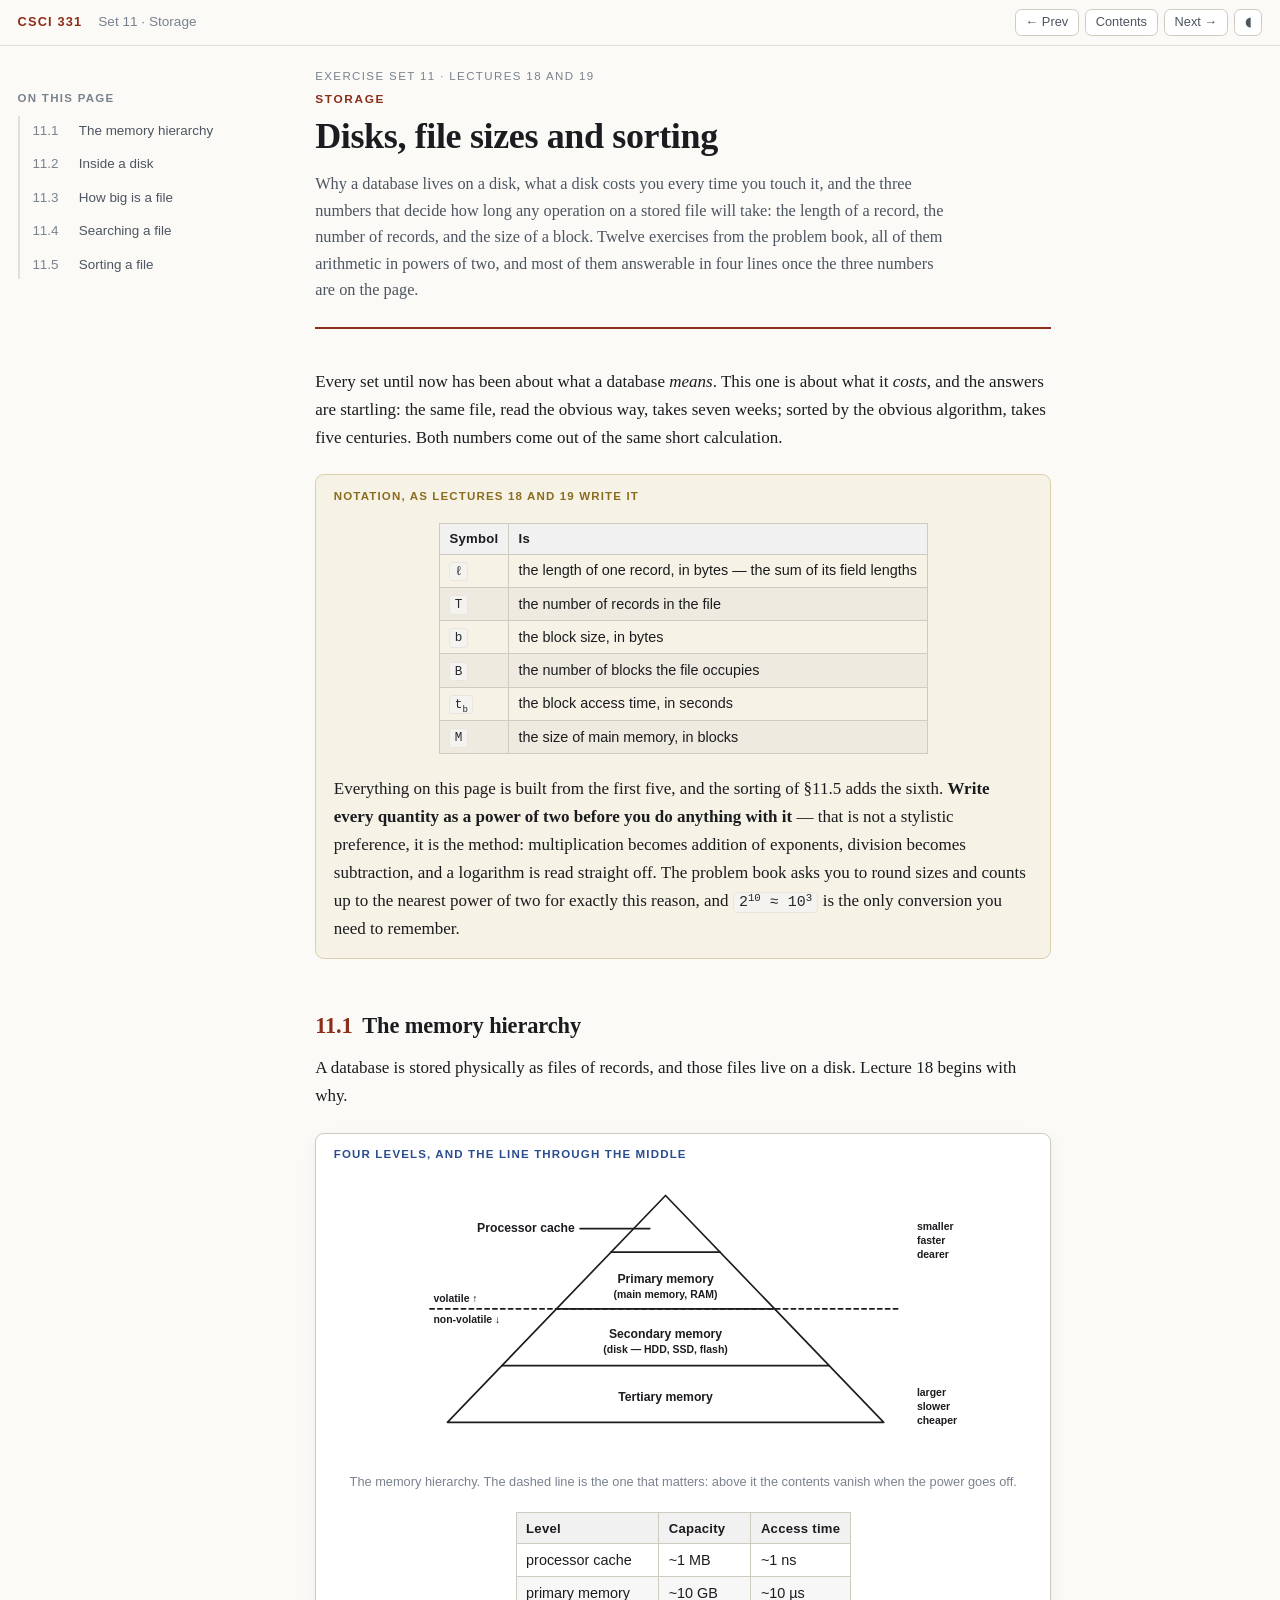
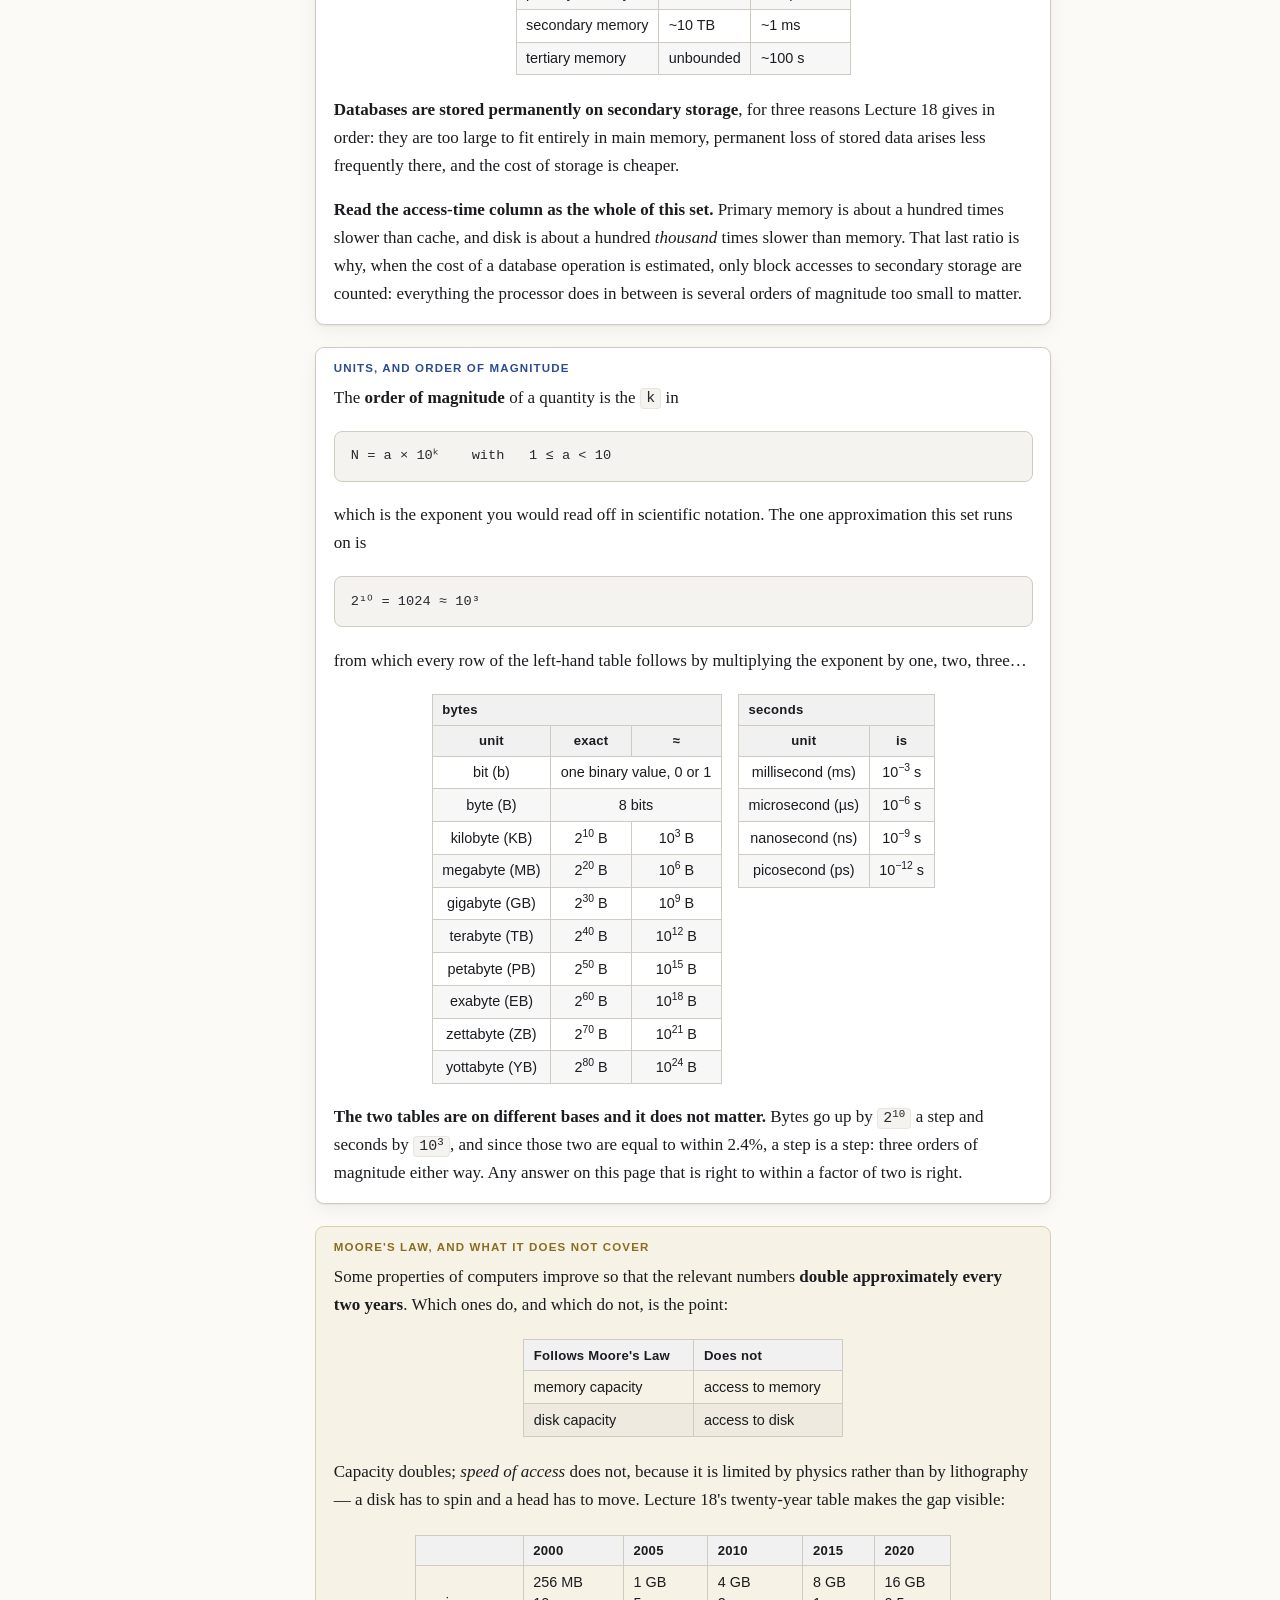
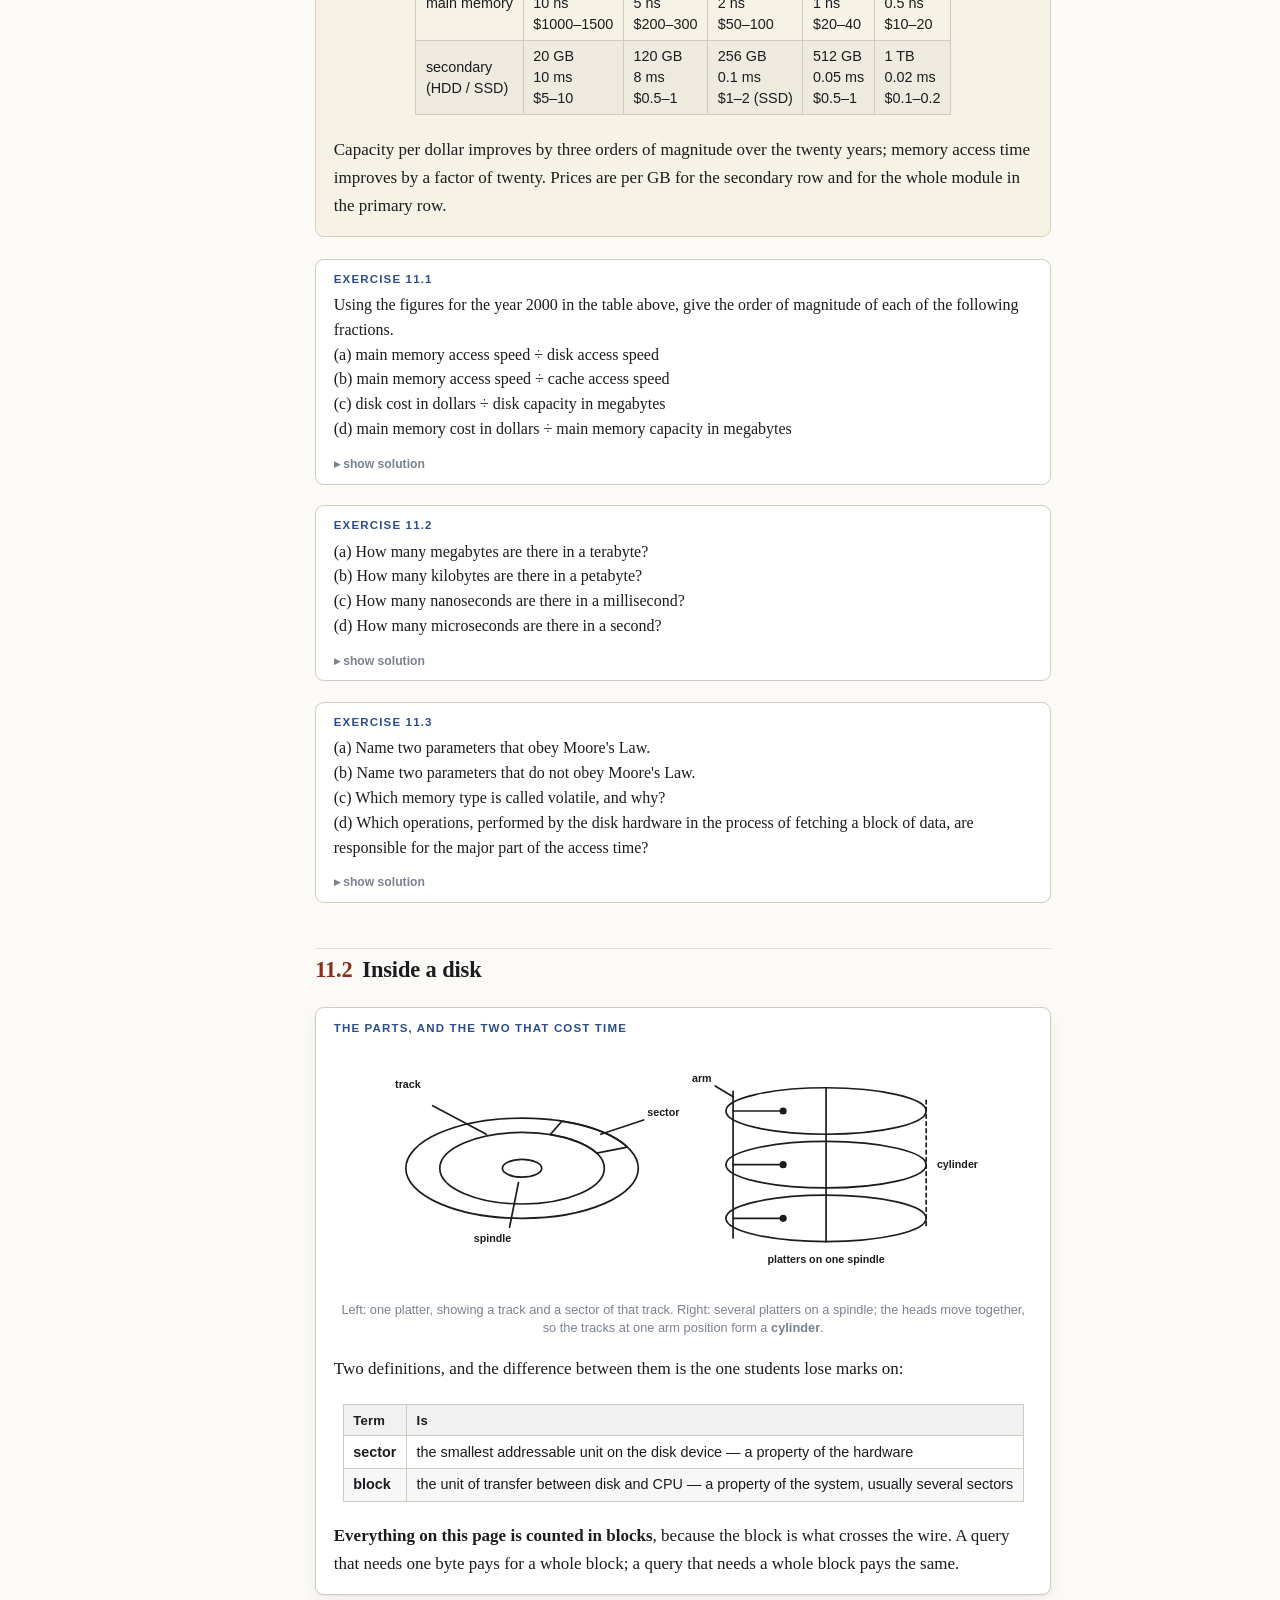
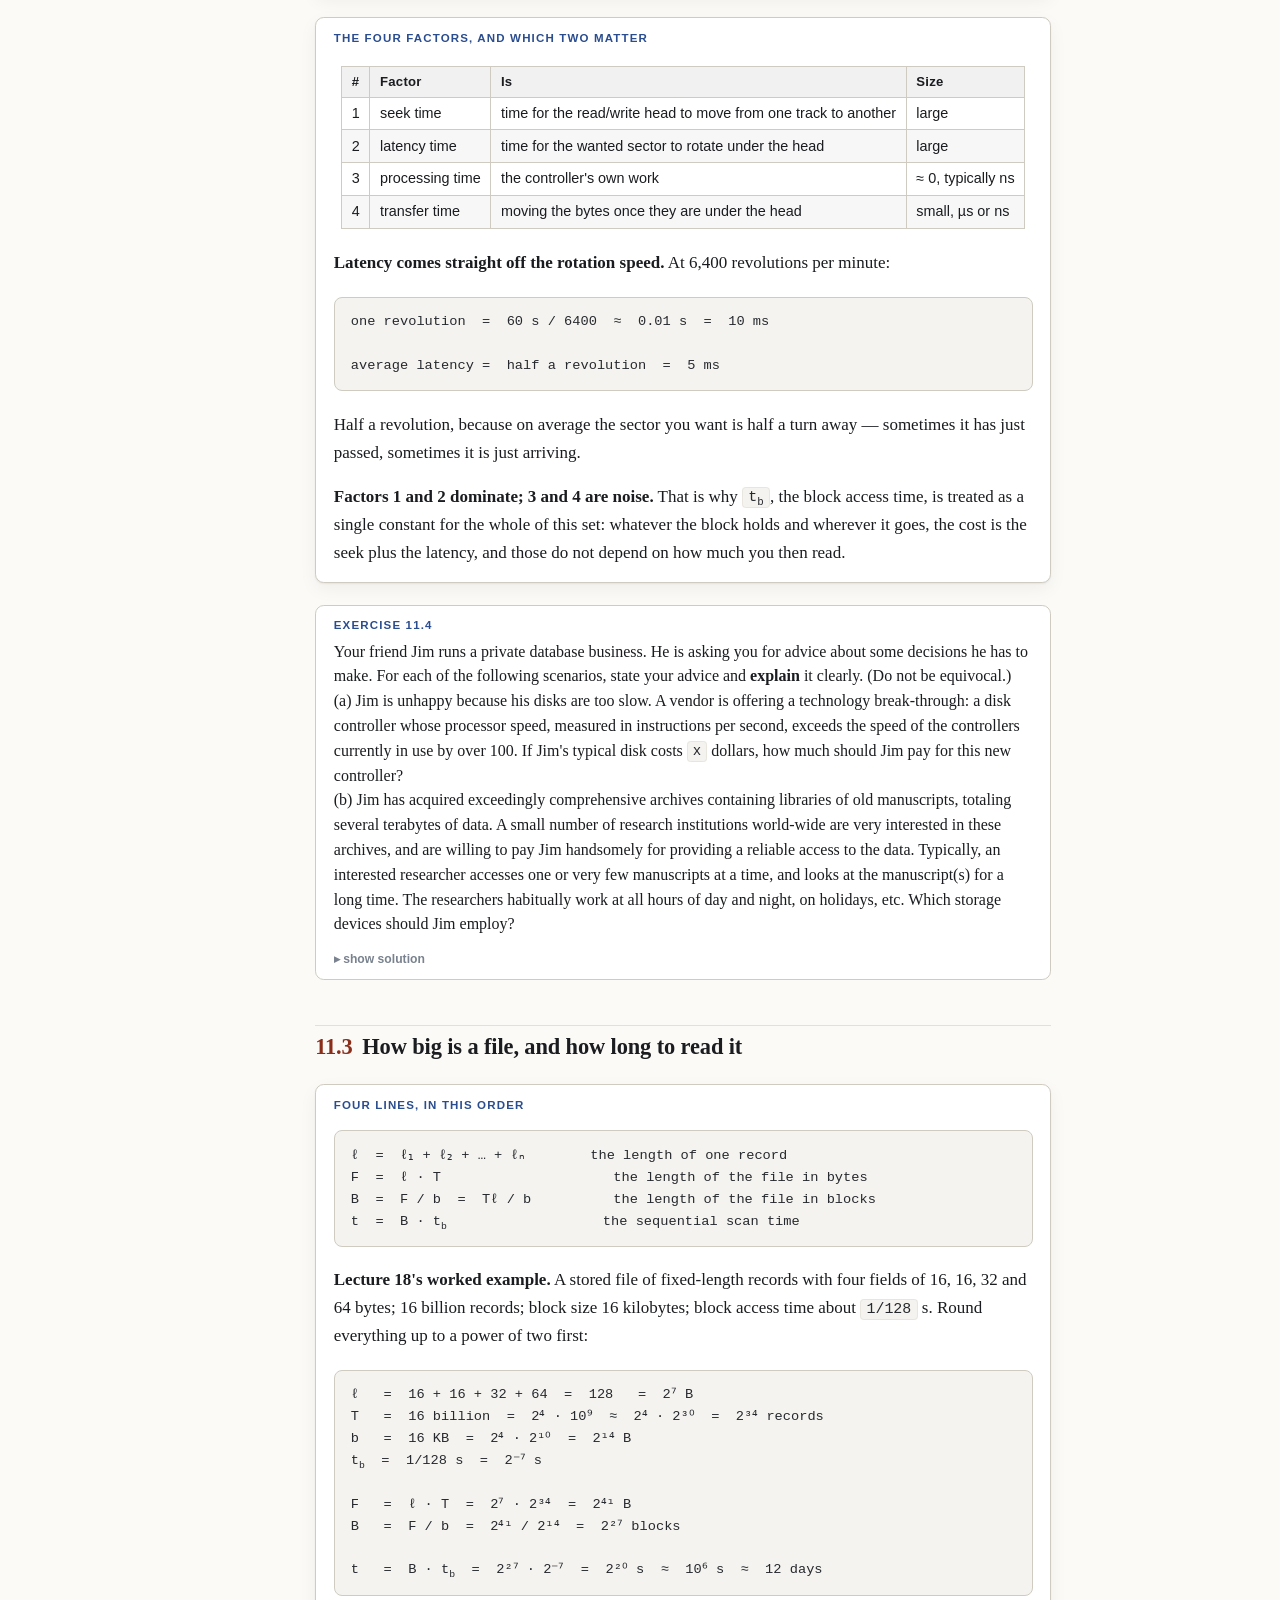
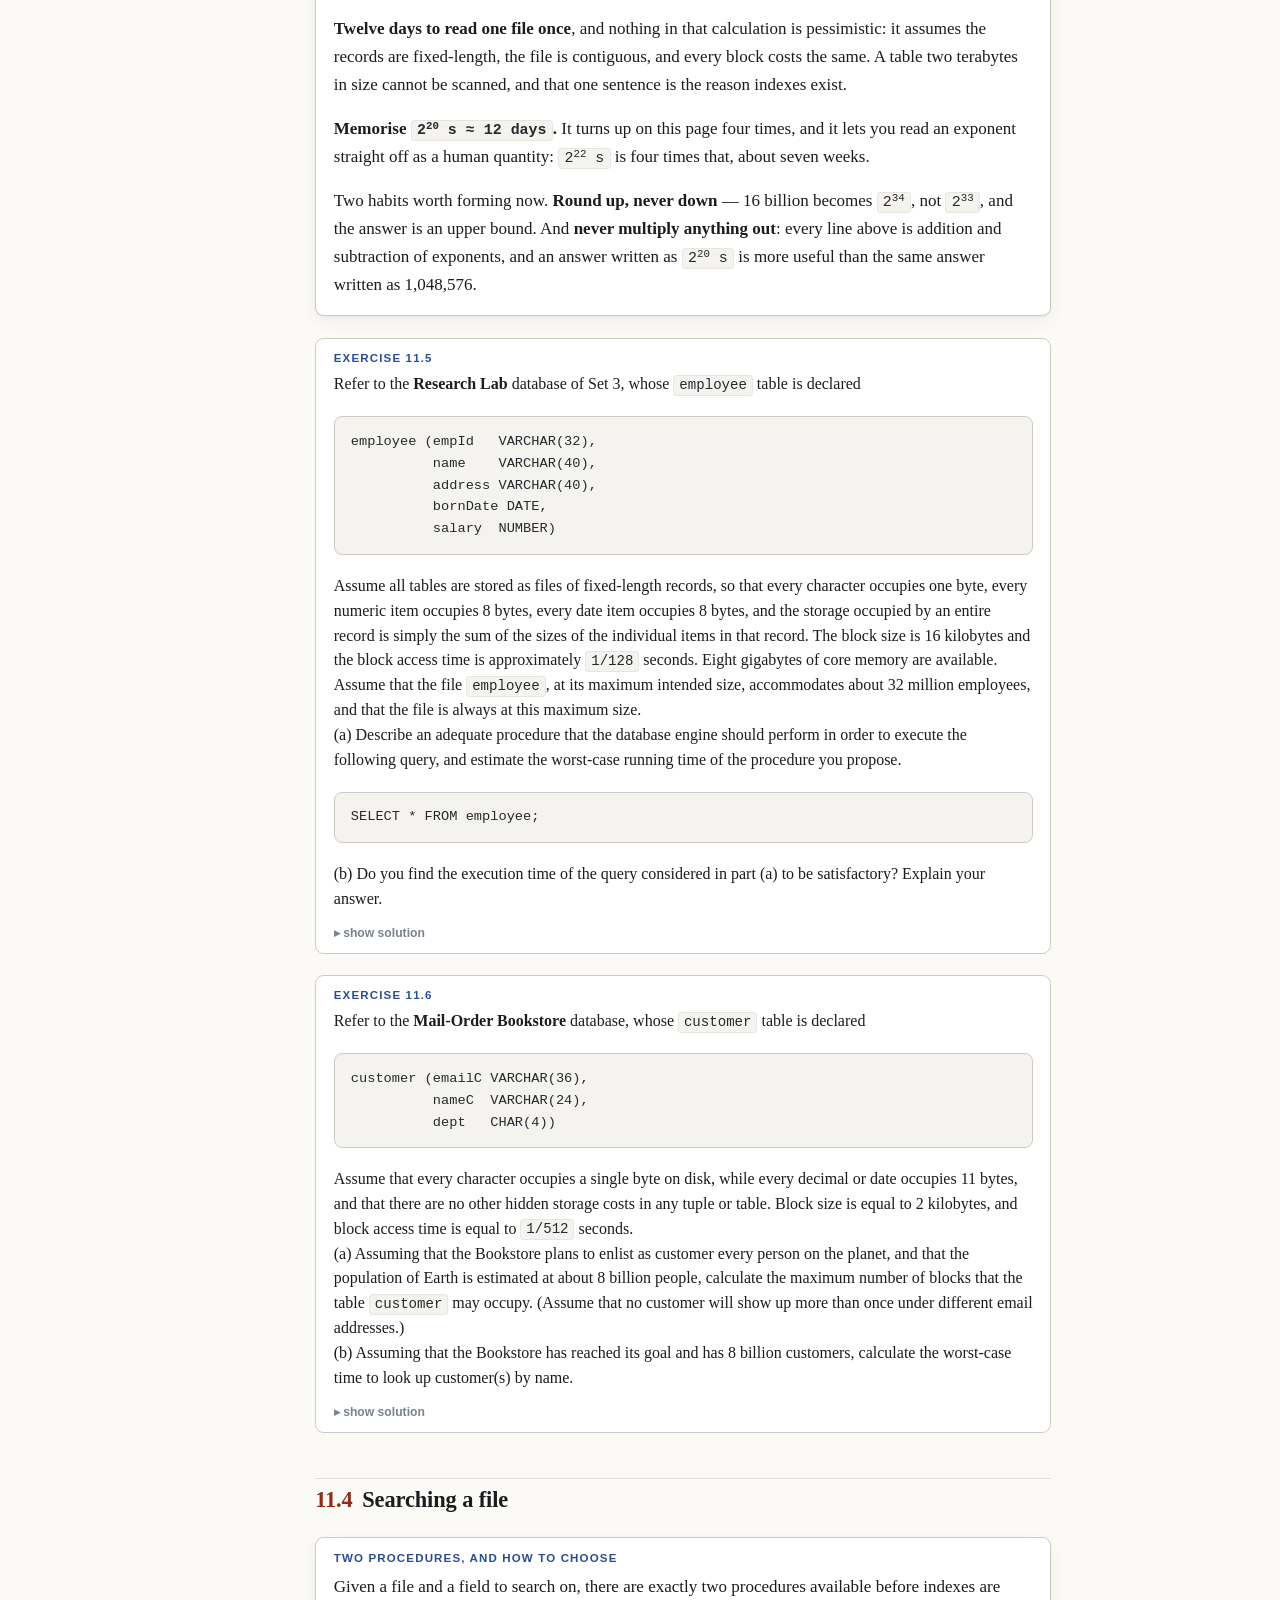
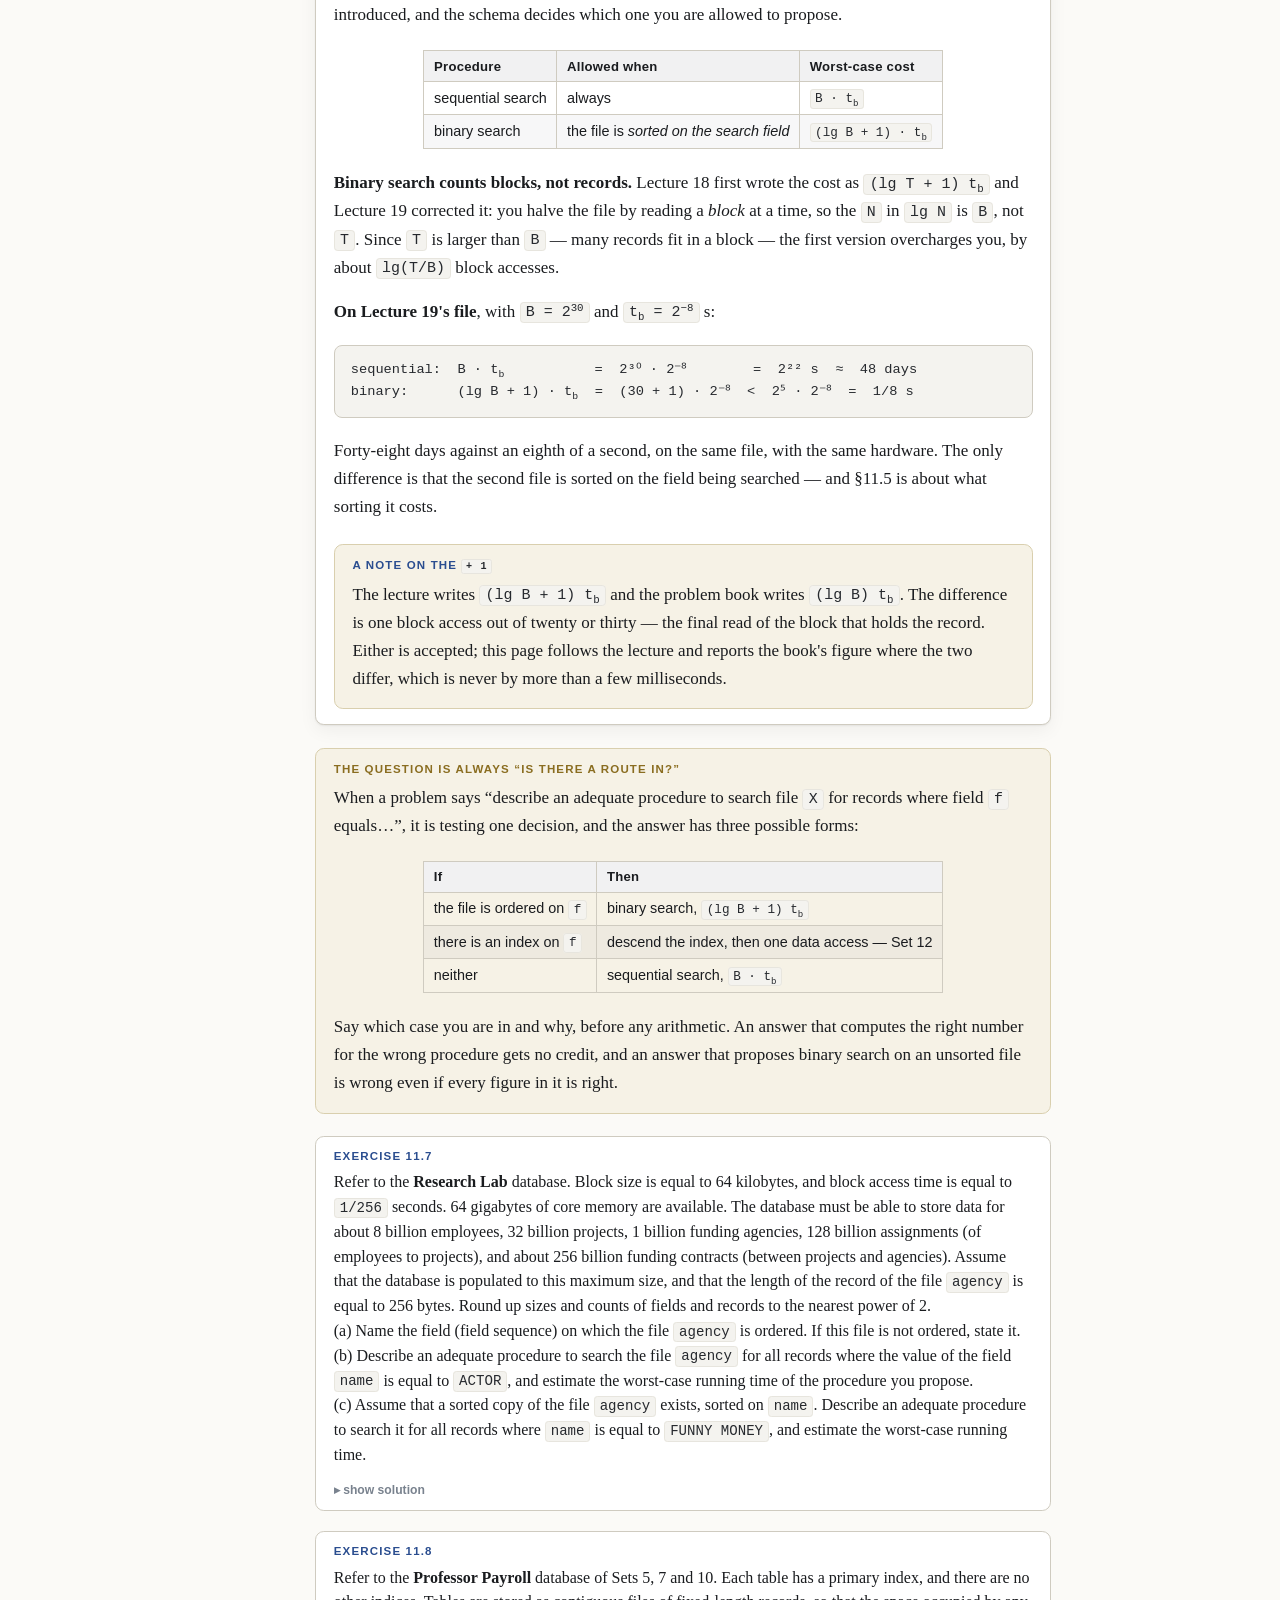
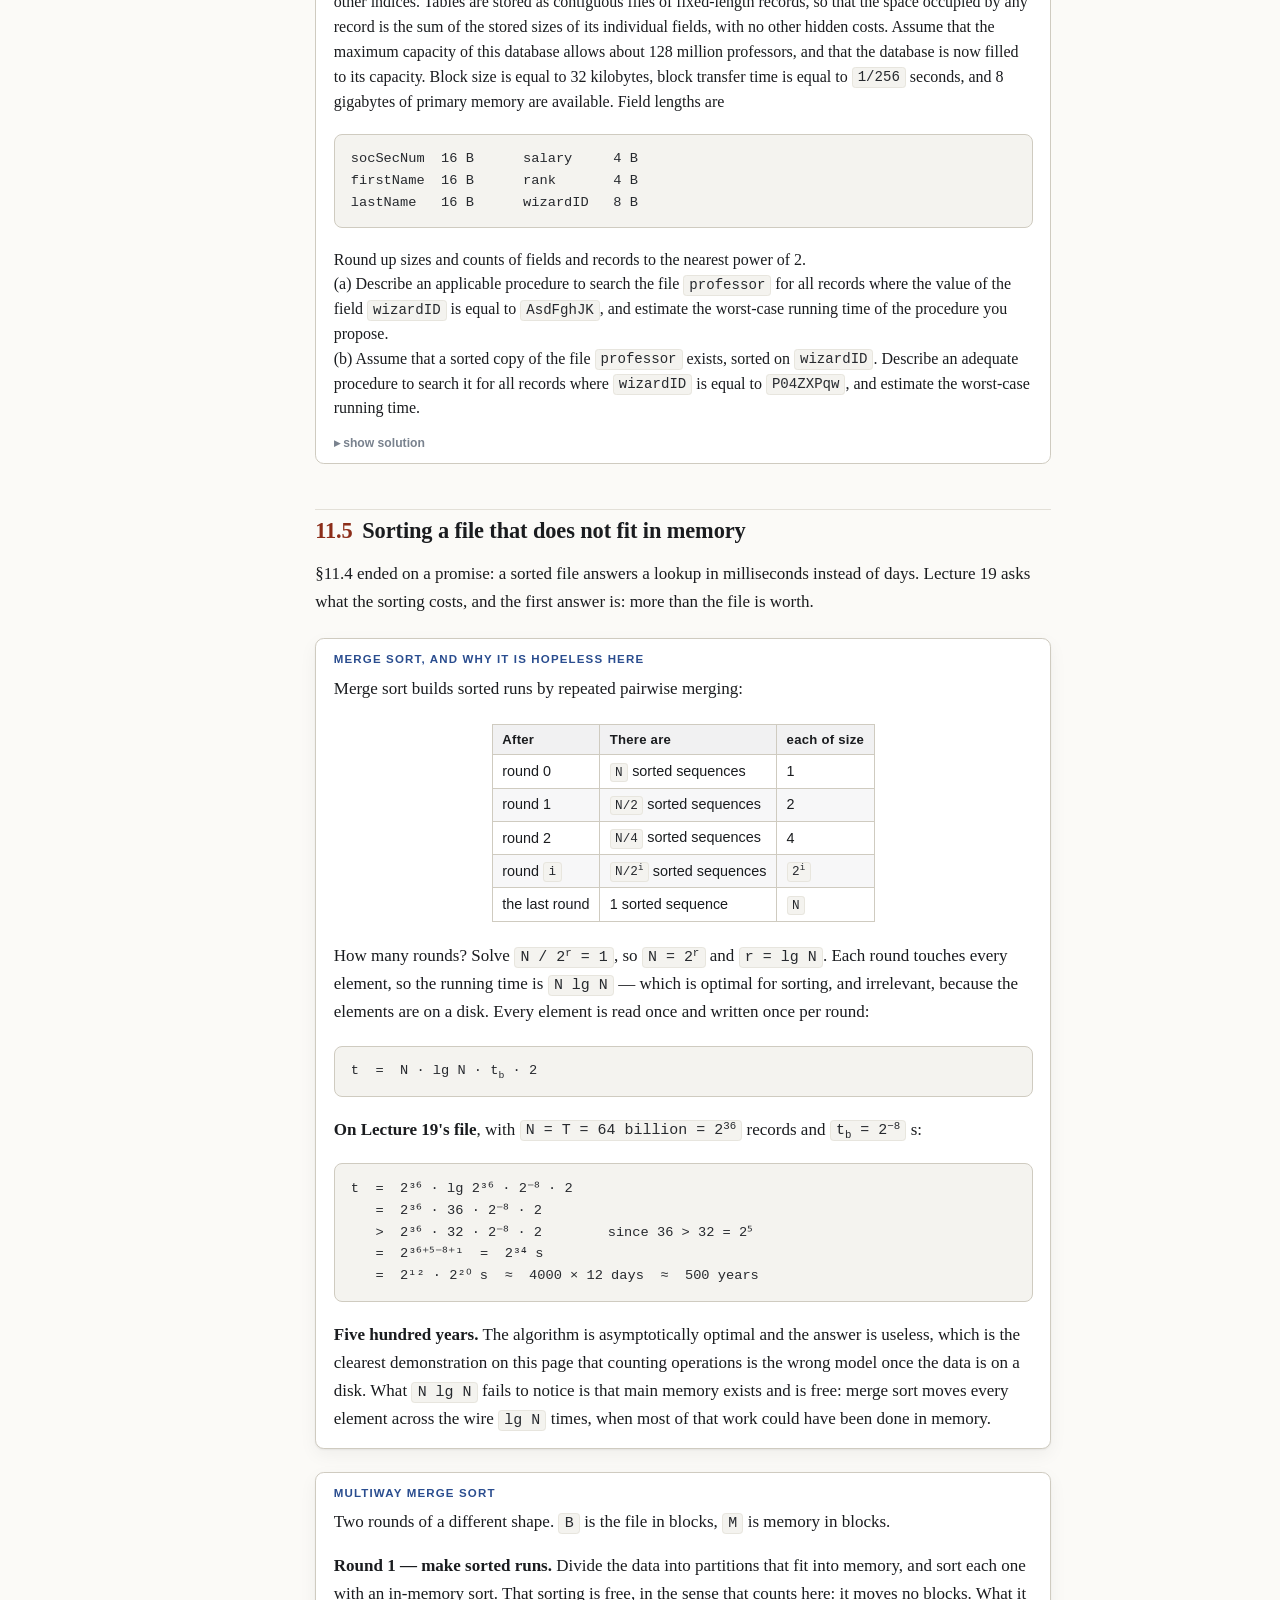
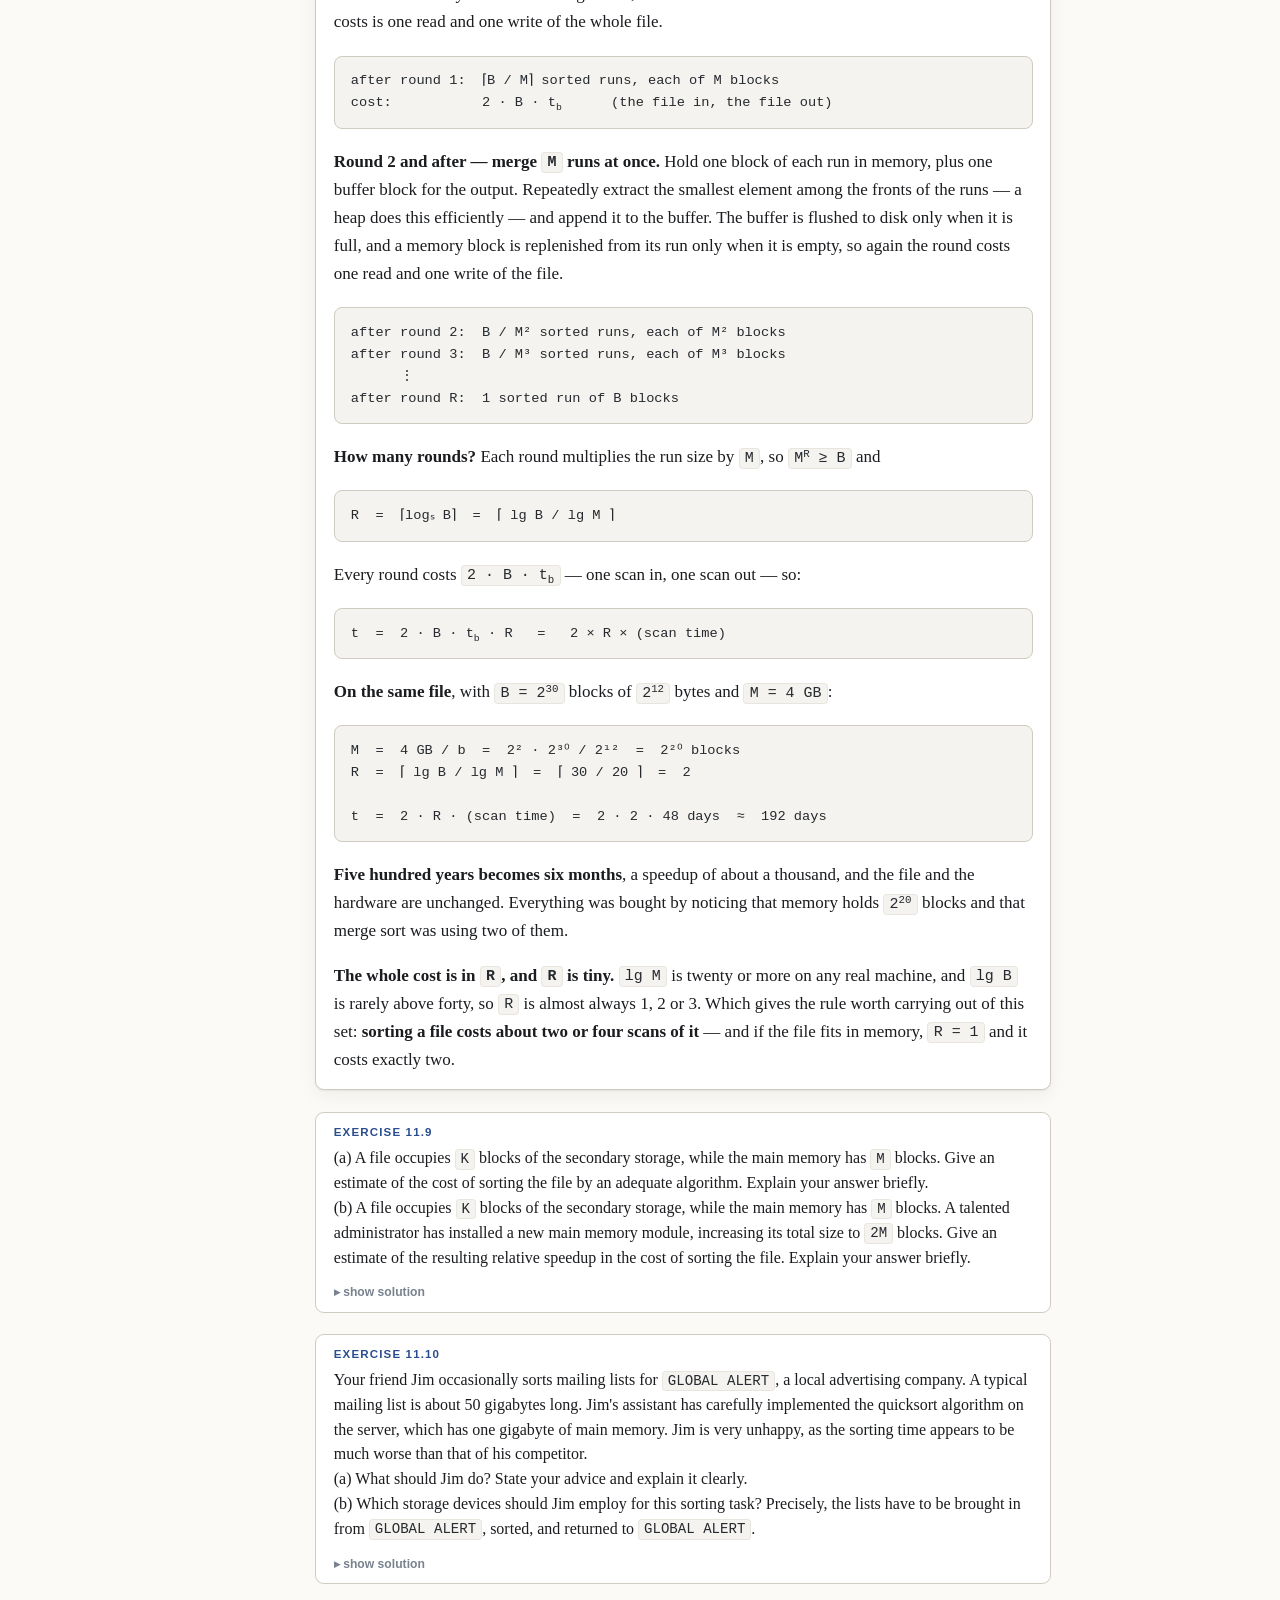
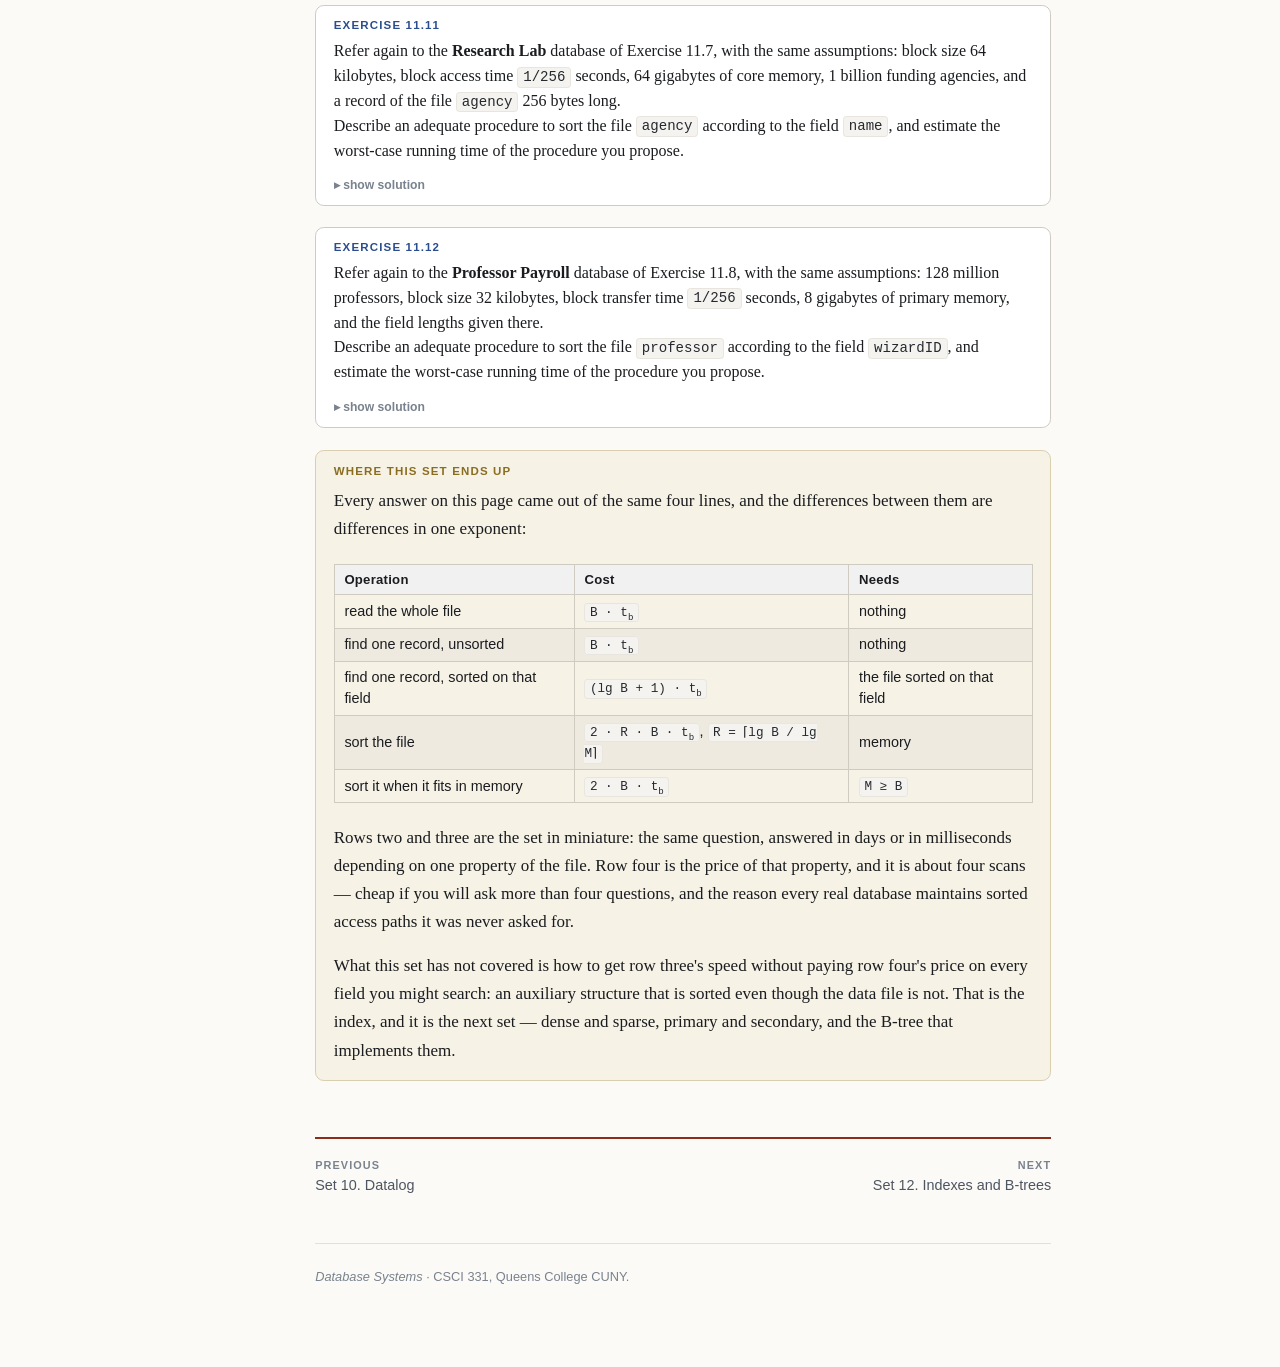
<file: ex-storage.html>
<!DOCTYPE html>
<html lang="en">
<head>
<meta charset="utf-8">
<meta name="viewport" content="width=device-width, initial-scale=1">
<title>Set 11 — Storage structures</title>
<link rel="stylesheet" href="assets/style.css">
<script src="assets/notes.js" defer></script>
</head>
<body>
<header class="topbar"><div class="topbar-in">
  <a class="brand" href="index.html">CSCI 331</a>
  <span class="crumb">Set 11 &middot; Storage</span>
  <nav class="topnav">
    <a href="ex-datalog.html">&larr; Prev</a>
    <a href="index.html">Contents</a>
    <a href="ex-index.html">Next &rarr;</a>
    <button class="iconbtn" id="themebtn" type="button" title="Light / dark">&#9686;</button>
  </nav>
</div></header>
<div class="wrap">
  <aside class="toc"><p class="toc-title">On this page</p><ol>
    <li><a href="#hier"><span class="t">11.1</span>The memory hierarchy</a></li>
    <li><a href="#disk"><span class="t">11.2</span>Inside a disk</a></li>
    <li><a href="#size"><span class="t">11.3</span>How big is a file</a></li>
    <li><a href="#search"><span class="t">11.4</span>Searching a file</a></li>
    <li><a href="#sort"><span class="t">11.5</span>Sorting a file</a></li>
  </ol></aside>
  <main>

<div class="chhead">
  <span class="chpart">Exercise set 11 &middot; Lectures 18 and 19</span>
  <span class="chnum">Storage</span>
  <h1>Disks, file sizes and sorting</h1>
  <p class="chsum">Why a database lives on a disk, what a disk costs you every
  time you touch it, and the three numbers that decide how long any operation
  on a stored file will take: the length of a record, the number of records,
  and the size of a block. Twelve exercises from the problem book, all of them
  arithmetic in powers of two, and most of them answerable in four lines once
  the three numbers are on the page.</p>
</div>

<p>Every set until now has been about what a database <em>means</em>. This one
is about what it <em>costs</em>, and the answers are startling: the same file,
read the obvious way, takes seven weeks; sorted by the obvious algorithm, takes
five centuries. Both numbers come out of the same short calculation.</p>

<div class="box note"><span class="bt">Notation, as Lectures 18 and 19 write it</span>
<div class="tablewrap"><table>
<thead><tr><th>Symbol</th><th>Is</th></tr></thead>
<tbody>
<tr><td><code>&#8467;</code></td><td>the length of one record, in bytes &mdash; the sum of its field lengths</td></tr>
<tr><td><code>T</code></td><td>the number of records in the file</td></tr>
<tr><td><code>b</code></td><td>the block size, in bytes</td></tr>
<tr><td><code>B</code></td><td>the number of blocks the file occupies</td></tr>
<tr><td><code>t<sub>b</sub></code></td><td>the block access time, in seconds</td></tr>
<tr><td><code>M</code></td><td>the size of main memory, in blocks</td></tr>
</tbody></table></div>
<p>Everything on this page is built from the first five, and the sorting of
&sect;11.5 adds the sixth. <strong>Write every quantity as a power of two before
you do anything with it</strong> &mdash; that is not a stylistic preference, it
is the method: multiplication becomes addition of exponents, division becomes
subtraction, and a logarithm is read straight off. The problem book asks you to
round sizes and counts up to the nearest power of two for exactly this reason,
and <code>2<sup>10</sup> &asymp; 10<sup>3</sup></code> is the only conversion
you need to remember.</p></div>

<h2 id="hier"><span class="secnum">11.1</span>The memory hierarchy</h2>

<p>A database is stored physically as files of records, and those files live on
a disk. Lecture 18 begins with why.</p>

<div class="box worked"><span class="bt">Four levels, and the line through the middle</span>
<div class="fig" style="--figmax:36rem">
<svg viewBox="0 0 660 330" role="img" aria-label="The memory hierarchy as a four-level pyramid">
  <g class="wire">
    <path d="M310 20 L560 280 L60 280 Z"/>
    <path d="M247.5 85 L372.5 85"/>
    <path d="M185 150 L435 150"/>
    <path d="M122.5 215 L497.5 215"/>
  </g>
  <g class="wire"><path d="M212 58 L292 58"/></g>
  <g class="lbl"><text x="206" y="62" font-size="14" text-anchor="end">Processor cache</text></g>
  <g class="lbl" text-anchor="middle">
    <text x="310" y="120" font-size="14">Primary memory</text>
    <text x="310" y="138" font-size="12">(main memory, RAM)</text>
    <text x="310" y="183" font-size="14">Secondary memory</text>
    <text x="310" y="201" font-size="12">(disk &mdash; HDD, SSD, flash)</text>
    <text x="310" y="255" font-size="14">Tertiary memory</text>
  </g>
  <g class="wire" stroke-dasharray="5 4"><path d="M40 150 L580 150"/></g>
  <g class="lbl">
    <text x="44" y="142" font-size="12">volatile &#8593;</text>
    <text x="44" y="166" font-size="12">non-volatile &#8595;</text>
    <text x="598" y="60" font-size="12">smaller</text>
    <text x="598" y="76" font-size="12">faster</text>
    <text x="598" y="92" font-size="12">dearer</text>
    <text x="598" y="250" font-size="12">larger</text>
    <text x="598" y="266" font-size="12">slower</text>
    <text x="598" y="282" font-size="12">cheaper</text>
  </g>
</svg>
<figcaption>The memory hierarchy. The dashed line is the one that matters:
above it the contents vanish when the power goes off.</figcaption>
</div>
<div class="tablewrap"><table>
<thead><tr><th>Level</th><th>Capacity</th><th>Access time</th></tr></thead>
<tbody>
<tr><td>processor cache</td><td>~1 MB</td><td>~1 ns</td></tr>
<tr><td>primary memory</td><td>~10 GB</td><td>~10 &micro;s</td></tr>
<tr><td>secondary memory</td><td>~10 TB</td><td>~1 ms</td></tr>
<tr><td>tertiary memory</td><td>unbounded</td><td>~100 s</td></tr>
</tbody></table></div>
<p><strong>Databases are stored permanently on secondary storage</strong>, for
three reasons Lecture 18 gives in order: they are too large to fit entirely in
main memory, permanent loss of stored data arises less frequently there, and
the cost of storage is cheaper.</p>
<p><strong>Read the access-time column as the whole of this set.</strong>
Primary memory is about a hundred times slower than cache, and disk is about a
hundred <em>thousand</em> times slower than memory. That last ratio is why,
when the cost of a database operation is estimated, only block accesses to
secondary storage are counted: everything the processor does in between is
several orders of magnitude too small to matter.</p></div>

<div class="box worked"><span class="bt">Units, and order of magnitude</span>
<p>The <strong>order of magnitude</strong> of a quantity is the
<code>k</code> in</p>
<pre>N = a &times; 10&#7503;    with   1 &le; a &lt; 10</pre>
<p>which is the exponent you would read off in scientific notation. The one
approximation this set runs on is</p>
<pre>2&#185;&#8304; = 1024 &asymp; 10&#179;</pre>
<p>from which every row of the left-hand table follows by multiplying the
exponent by one, two, three&hellip;</p>
<div class="ttrow">
<div class="tablewrap"><table class="ttab">
<thead><tr><th colspan="3">bytes</th></tr>
<tr><th style="text-align:center">unit</th><th style="text-align:center">exact</th><th style="text-align:center">&asymp;</th></tr></thead>
<tbody>
<tr><td>bit (b)</td><td colspan="2">one binary value, 0 or 1</td></tr>
<tr><td>byte (B)</td><td colspan="2">8 bits</td></tr>
<tr><td>kilobyte (KB)</td><td>2<sup>10</sup> B</td><td>10<sup>3</sup> B</td></tr>
<tr><td>megabyte (MB)</td><td>2<sup>20</sup> B</td><td>10<sup>6</sup> B</td></tr>
<tr><td>gigabyte (GB)</td><td>2<sup>30</sup> B</td><td>10<sup>9</sup> B</td></tr>
<tr><td>terabyte (TB)</td><td>2<sup>40</sup> B</td><td>10<sup>12</sup> B</td></tr>
<tr><td>petabyte (PB)</td><td>2<sup>50</sup> B</td><td>10<sup>15</sup> B</td></tr>
<tr><td>exabyte (EB)</td><td>2<sup>60</sup> B</td><td>10<sup>18</sup> B</td></tr>
<tr><td>zettabyte (ZB)</td><td>2<sup>70</sup> B</td><td>10<sup>21</sup> B</td></tr>
<tr><td>yottabyte (YB)</td><td>2<sup>80</sup> B</td><td>10<sup>24</sup> B</td></tr>
</tbody></table></div>
<div class="tablewrap"><table class="ttab">
<thead><tr><th colspan="2">seconds</th></tr>
<tr><th style="text-align:center">unit</th><th style="text-align:center">is</th></tr></thead>
<tbody>
<tr><td>millisecond (ms)</td><td>10<sup>&minus;3</sup> s</td></tr>
<tr><td>microsecond (&micro;s)</td><td>10<sup>&minus;6</sup> s</td></tr>
<tr><td>nanosecond (ns)</td><td>10<sup>&minus;9</sup> s</td></tr>
<tr><td>picosecond (ps)</td><td>10<sup>&minus;12</sup> s</td></tr>
</tbody></table></div>
</div>
<p><strong>The two tables are on different bases and it does not matter.</strong>
Bytes go up by <code>2<sup>10</sup></code> a step and seconds by
<code>10<sup>3</sup></code>, and since those two are equal to within 2.4%, a
step is a step: three orders of magnitude either way. Any answer on this page
that is right to within a factor of two is right.</p></div>

<div class="box note"><span class="bt">Moore's Law, and what it does not cover</span>
<p>Some properties of computers improve so that the relevant numbers
<strong>double approximately every two years</strong>. Which ones do, and which
do not, is the point:</p>
<div class="tablewrap"><table>
<thead><tr><th>Follows Moore's Law</th><th>Does not</th></tr></thead>
<tbody>
<tr><td>memory capacity</td><td>access to memory</td></tr>
<tr><td>disk capacity</td><td>access to disk</td></tr>
</tbody></table></div>
<p>Capacity doubles; <em>speed of access</em> does not, because it is limited
by physics rather than by lithography &mdash; a disk has to spin and a head has
to move. Lecture 18's twenty-year table makes the gap visible:</p>
<div class="tablewrap"><table>
<thead><tr><th></th><th>2000</th><th>2005</th><th>2010</th><th>2015</th><th>2020</th></tr></thead>
<tbody>
<tr><td>main memory</td><td>256 MB<br>10 ns<br>$1000&ndash;1500</td><td>1 GB<br>5 ns<br>$200&ndash;300</td><td>4 GB<br>2 ns<br>$50&ndash;100</td><td>8 GB<br>1 ns<br>$20&ndash;40</td><td>16 GB<br>0.5 ns<br>$10&ndash;20</td></tr>
<tr><td>secondary<br>(HDD / SSD)</td><td>20 GB<br>10 ms<br>$5&ndash;10</td><td>120 GB<br>8 ms<br>$0.5&ndash;1</td><td>256 GB<br>0.1 ms<br>$1&ndash;2 (SSD)</td><td>512 GB<br>0.05 ms<br>$0.5&ndash;1</td><td>1 TB<br>0.02 ms<br>$0.1&ndash;0.2</td></tr>
</tbody></table></div>
<p>Capacity per dollar improves by three orders of magnitude over the twenty
years; memory access time improves by a factor of twenty. Prices are per GB for
the secondary row and for the whole module in the primary row.</p></div>

<details class="prob"><summary data-label="Exercise 11.1">Using the figures for
the year 2000 in the table above, give the order of magnitude of each of the
following fractions.
<p>(a) main memory access speed &divide; disk access speed<br>
(b) main memory access speed &divide; cache access speed<br>
(c) disk cost in dollars &divide; disk capacity in megabytes<br>
(d) main memory cost in dollars &divide; main memory capacity in megabytes</p></summary>
<div class="sol">
<div class="tablewrap"><table>
<thead><tr><th></th><th>Fraction</th><th>Order of magnitude</th></tr></thead>
<tbody>
<tr><td>(a)</td><td>memory access &divide; disk access</td><td>10<sup>5</sup></td></tr>
<tr><td>(b)</td><td>memory access &divide; cache access</td><td>10<sup>&minus;1</sup></td></tr>
<tr><td>(c)</td><td>disk $ &divide; disk MB</td><td>10<sup>&minus;2</sup></td></tr>
<tr><td>(d)</td><td>memory $ &divide; memory MB</td><td>1</td></tr>
</tbody></table></div>
<p><strong>(a)</strong> In 2000 a disk access took about 10 ms and a memory
access about 10 ns, so the disk is <code>10<sup>&minus;2</sup> /
10<sup>&minus;8</sup> = 10<sup>6</sup></code> times slower. Read as
&ldquo;speed&rdquo; rather than &ldquo;time&rdquo; the fraction inverts, and the
book's answer is <code>10<sup>5</sup></code> &mdash; within one order of
magnitude either way, which is all the question asks for. <strong>The useful
form of this number is the one in words:</strong> a single disk access costs
what something between a hundred thousand and a million memory accesses cost.
That is the sentence the whole of &sect;11.3 to &sect;11.5 is built on.</p>
<p><strong>(b)</strong> Cache was a few nanoseconds and memory about 10 ns, so
they are within one order of magnitude of each other &mdash; memory is slower by
a factor of about ten, giving <code>10<sup>&minus;1</sup></code>. Cache and
memory are near neighbours; memory and disk are not.</p>
<p><strong>(c)</strong> 20 GB for $5&ndash;10 per GB is roughly $200 for
<code>2 &times; 10<sup>4</sup></code> MB, so about
<code>10<sup>&minus;2</sup></code> dollars per megabyte.</p>
<p><strong>(d)</strong> 256 MB for about $1000 is roughly 4 dollars per
megabyte &mdash; order of magnitude 1. <strong>Compare (c) and (d):</strong> in
2000, memory cost about four hundred times as much per megabyte as disk did,
which is the economic half of the answer to &ldquo;why does the database live
on the disk?&rdquo;. The physical half is that the disk remembers when the power
goes off.</p>
</div></details>

<details class="prob"><summary data-label="Exercise 11.2">
<p>(a) How many megabytes are there in a terabyte?<br>
(b) How many kilobytes are there in a petabyte?<br>
(c) How many nanoseconds are there in a millisecond?<br>
(d) How many microseconds are there in a second?</p></summary>
<div class="sol">
<div class="tablewrap"><table>
<thead><tr><th></th><th>Question</th><th>Exactly</th><th>&asymp;</th></tr></thead>
<tbody>
<tr><td>(a)</td><td>MB in a TB</td><td>2<sup>20</sup></td><td>10<sup>6</sup></td></tr>
<tr><td>(b)</td><td>KB in a PB</td><td>2<sup>40</sup></td><td>10<sup>12</sup></td></tr>
<tr><td>(c)</td><td>ns in a ms</td><td colspan="2">10<sup>6</sup></td></tr>
<tr><td>(d)</td><td>&micro;s in a s</td><td colspan="2">10<sup>6</sup></td></tr>
</tbody></table></div>
<p>Count steps on the ladder, do not multiply anything out. A terabyte is two
steps above a megabyte, so <code>2<sup>10</sup> &times; 2<sup>10</sup> =
2<sup>20</sup></code>. A petabyte is four steps above a kilobyte, so
<code>2<sup>40</sup></code>. A millisecond is two steps above a nanosecond and
a second is two steps above a microsecond, so both of those are
<code>10<sup>6</sup></code>.</p>
<p><strong>All four answers are a million</strong>, give or take the 2.4% in
<code>2<sup>10</sup> &asymp; 10<sup>3</sup></code>, because all four questions
are &ldquo;two steps&rdquo;. Seeing that before computing anything is the skill
the rest of this set needs.</p>
</div></details>

<details class="prob"><summary data-label="Exercise 11.3">
<p>(a) Name two parameters that obey Moore's Law.<br>
(b) Name two parameters that do not obey Moore's Law.<br>
(c) Which memory type is called volatile, and why?<br>
(d) Which operations, performed by the disk hardware in the process of
fetching a block of data, are responsible for the major part of the access
time?</p></summary>
<div class="sol">
<p><strong>(a)</strong> Processor speed and its speed-to-cost ratio; memory
chip capacity and its specific cost; disk capacity and its specific cost.</p>
<p><strong>(b)</strong> Memory access time, and disk rotation speed. Capacity
is a matter of how small a feature can be printed; access time is a matter of
how fast a signal or a motor can move, and those improve slowly.</p>
<p><strong>(c) Main memory is volatile</strong>, because its content is lost
when the power is switched off. So is the cache. Everything below the dashed
line in &sect;11.1 &mdash; disk and tape &mdash; is non-volatile, which is the
first of the three reasons a database is stored there.</p>
<p><strong>(d) Seek time and rotational latency.</strong> The major part of the
disk access time is spent positioning the heads over the required cylinder
(seek), and then waiting for the required sector in that cylinder to rotate
under the head (latency). &sect;11.2 puts numbers on both.</p>
<p><strong>Why these four questions belong together.</strong> Moore's Law
improves the two quantities in (a) and leaves the two in (b) alone; the two in
(b) are exactly the ones in (d). So the gap between what a disk can
<em>hold</em> and how fast it can be <em>reached</em> widens every year, and
every technique in the rest of this set exists to work around it.</p>
</div></details>


<h2 id="disk"><span class="secnum">11.2</span>Inside a disk</h2>

<div class="box worked"><span class="bt">The parts, and the two that cost time</span>
<div class="fig" style="--figmax:38rem">
<svg viewBox="0 0 680 270" role="img" aria-label="A disk platter with a track and a sector, and a side view of a stack of platters with the read/write arm">
  <g class="wire">
    <ellipse cx="160" cy="130" rx="130" ry="56"/>
    <ellipse cx="160" cy="130" rx="92" ry="40"/>
    <ellipse cx="160" cy="130" rx="22" ry="10"/>
    <path d="M191.5 92.4 A92 40 0 0 1 243.4 113.1 L277.8 106.3 A130 56 0 0 0 204.5 77.4 Z"/>
  </g>
  <g class="lbl">
    <text x="18" y="40" font-size="12">track</text>
    <text x="300" y="72" font-size="12">sector</text>
    <text x="106" y="212" font-size="12">spindle</text>
  </g>
  <g class="wire">
    <path d="M60 60 L120 92"/><path d="M296 76 L248 92"/><path d="M146 196 L156 146"/>
  </g>

  <g class="wire">
    <ellipse cx="500" cy="66" rx="112" ry="26"/>
    <ellipse cx="500" cy="126" rx="112" ry="26"/>
    <ellipse cx="500" cy="186" rx="112" ry="26"/>
    <path d="M500 40 L500 212"/>
    <path d="M396 44 L396 208"/>
    <path d="M396 66 L452 66"/><path d="M396 126 L452 126"/><path d="M396 186 L452 186"/>
  </g>
  <g class="dot">
    <circle cx="452" cy="66" r="4"/><circle cx="452" cy="126" r="4"/><circle cx="452" cy="186" r="4"/>
  </g>
  <g class="wire" stroke-dasharray="4 4"><path d="M612 54 L612 198"/></g>
  <g class="lbl">
    <text x="372" y="34" font-size="12" text-anchor="end">arm</text>
    <text x="500" y="236" font-size="12" text-anchor="middle">platters on one spindle</text>
    <text x="624" y="130" font-size="12">cylinder</text>
  </g>
  <g class="wire"><path d="M376 38 L396 50"/></g>
</svg>
<figcaption>Left: one platter, showing a track and a sector of that track.
Right: several platters on a spindle; the heads move together, so the tracks
at one arm position form a <b>cylinder</b>.</figcaption>
</div>
<p>Two definitions, and the difference between them is the one students lose
marks on:</p>
<div class="tablewrap"><table>
<thead><tr><th>Term</th><th>Is</th></tr></thead>
<tbody>
<tr><td><strong>sector</strong></td><td>the smallest addressable unit on the disk device &mdash; a property of the hardware</td></tr>
<tr><td><strong>block</strong></td><td>the unit of transfer between disk and CPU &mdash; a property of the system, usually several sectors</td></tr>
</tbody></table></div>
<p><strong>Everything on this page is counted in blocks</strong>, because the
block is what crosses the wire. A query that needs one byte pays for a whole
block; a query that needs a whole block pays the same.</p></div>

<div class="box worked"><span class="bt">The four factors, and which two matter</span>
<div class="tablewrap"><table>
<thead><tr><th>#</th><th>Factor</th><th>Is</th><th>Size</th></tr></thead>
<tbody>
<tr><td>1</td><td>seek time</td><td>time for the read/write head to move from one track to another</td><td>large</td></tr>
<tr><td>2</td><td>latency time</td><td>time for the wanted sector to rotate under the head</td><td>large</td></tr>
<tr><td>3</td><td>processing time</td><td>the controller's own work</td><td>&asymp; 0, typically ns</td></tr>
<tr><td>4</td><td>transfer time</td><td>moving the bytes once they are under the head</td><td>small, &micro;s or ns</td></tr>
</tbody></table></div>
<p><strong>Latency comes straight off the rotation speed.</strong> At 6,400
revolutions per minute:</p>
<pre>one revolution  =  60 s / 6400  &asymp;  0.01 s  =  10 ms

average latency =  half a revolution  =  5 ms</pre>
<p>Half a revolution, because on average the sector you want is half a turn
away &mdash; sometimes it has just passed, sometimes it is just arriving.</p>
<p><strong>Factors 1 and 2 dominate; 3 and 4 are noise.</strong> That is why
<code>t<sub>b</sub></code>, the block access time, is treated as a single
constant for the whole of this set: whatever the block holds and wherever it
goes, the cost is the seek plus the latency, and those do not depend on how
much you then read.</p></div>

<details class="prob"><summary data-label="Exercise 11.4">Your friend Jim runs
a private database business. He is asking you for advice about some decisions
he has to make. For each of the following scenarios, state your advice and
<strong>explain</strong> it clearly. (Do not be equivocal.)
<p>(a) Jim is unhappy because his disks are too slow. A vendor is offering a
technology break-through: a disk controller whose processor speed, measured in
instructions per second, exceeds the speed of the controllers currently in use
by over 100. If Jim's typical disk costs <code>x</code> dollars, how much
should Jim pay for this new controller?<br>
(b) Jim has acquired exceedingly comprehensive archives containing libraries of
old manuscripts, totaling several terabytes of data. A small number of research
institutions world-wide are very interested in these archives, and are willing
to pay Jim handsomely for providing a reliable access to the data. Typically,
an interested researcher accesses one or very few manuscripts at a time, and
looks at the manuscript(s) for a long time. The researchers habitually work at
all hours of day and night, on holidays, etc. Which storage devices should Jim
employ?</p></summary>
<div class="sol">
<p><strong>(a) Zero.</strong> Disk access time is heavily dominated by seek
time and rotational latency. The delay caused by the controller while it is
processing a transfer is already negligible, so making it a hundred times
smaller than negligible changes nothing a user could measure.</p>
<p>This is factor 3 of the table above, and the question is a test of whether
you believe the table. A hundredfold improvement in a quantity that is
<code>&asymp; 0</code> is still <code>&asymp; 0</code>; the two factors that
are not <code>&asymp; 0</code> are mechanical and the new controller does not
touch them.</p>
<p><strong>(b) Juke-boxes</strong> &mdash; racks of optical disks with robotic
arms, which mount disks on request. That is tertiary storage, the bottom level
of &sect;11.1's pyramid, and the scenario has been built so that every one of
its drawbacks is harmless here. Only a few researchers are expected to be
active at any time, so contention for the drives is unlikely. The expected
long contact time &mdash; a researcher reads one manuscript for a long while
&mdash; means the delay of several seconds required for the robot to fetch a
disk is acceptable to the client. And excluding human operators renders the
solution insensitive to the timing of requests, which matters because the
researchers work at all hours.</p>
<p><strong>Read the scenario for the three facts that make tertiary storage
work.</strong> Several terabytes rules out keeping it in memory; few concurrent
users and long sessions make a hundred-second access time tolerable; round-the-clock
use rules out anything needing a person. Change any one of the three &mdash;
make it thousands of users, or short lookups &mdash; and the answer changes to
disk.</p>
</div></details>

<h2 id="size"><span class="secnum">11.3</span>How big is a file, and how long to read it</h2>

<div class="box worked"><span class="bt">Four lines, in this order</span>
<pre>&#8467;  =  &#8467;&#8321; + &#8467;&#8322; + &hellip; + &#8467;&#8345;        the length of one record
F  =  &#8467; &middot; T                     the length of the file in bytes
B  =  F / b  =  T&#8467; / b          the length of the file in blocks
t  =  B &middot; t&#8203;<sub>b</sub>                   the sequential scan time</pre>
<p><strong>Lecture 18's worked example.</strong> A stored file of fixed-length
records with four fields of 16, 16, 32 and 64 bytes; 16 billion records; block
size 16 kilobytes; block access time about <code>1/128</code> s. Round
everything up to a power of two first:</p>
<pre>&#8467;   =  16 + 16 + 32 + 64  =  128   =  2&#8311; B
T   =  16 billion  =  2&#8308; &middot; 10&#8313;  &asymp;  2&#8308; &middot; 2&#179;&#8304;  =  2&#179;&#8308; records
b   =  16 KB  =  2&#8308; &middot; 2&#185;&#8304;  =  2&#185;&#8308; B
t&#8203;<sub>b</sub>  =  1/128 s  =  2&#8315;&#8311; s

F   =  &#8467; &middot; T  =  2&#8311; &middot; 2&#179;&#8308;  =  2&#8308;&#185; B
B   =  F / b  =  2&#8308;&#185; / 2&#185;&#8308;  =  2&#178;&#8311; blocks

t   =  B &middot; t&#8203;<sub>b</sub>  =  2&#178;&#8311; &middot; 2&#8315;&#8311;  =  2&#178;&#8304; s  &asymp;  10&#8310; s  &asymp;  12 days</pre>
<p><strong>Twelve days to read one file once</strong>, and nothing in that
calculation is pessimistic: it assumes the records are fixed-length, the file
is contiguous, and every block costs the same. A table two terabytes in size
cannot be scanned, and that one sentence is the reason indexes exist.</p>
<p><strong>Memorise <code>2<sup>20</sup> s &asymp; 12 days</code>.</strong>
It turns up on this page four times, and it lets you read an exponent straight
off as a human quantity: <code>2<sup>22</sup> s</code> is four times that,
about seven weeks.</p>
<p>Two habits worth forming now. <strong>Round up, never down</strong> &mdash;
16 billion becomes <code>2<sup>34</sup></code>, not
<code>2<sup>33</sup></code>, and the answer is an upper bound. And
<strong>never multiply anything out</strong>: every line above is addition and
subtraction of exponents, and an answer written as <code>2<sup>20</sup> s</code>
is more useful than the same answer written as 1,048,576.</p></div>

<details class="prob"><summary data-label="Exercise 11.5">Refer to the
<strong>Research Lab</strong> database of Set 3, whose <code>employee</code>
table is declared
<pre>employee (empId   VARCHAR(32),
          name    VARCHAR(40),
          address VARCHAR(40),
          bornDate DATE,
          salary  NUMBER)</pre>
Assume all tables are stored as files of fixed-length records, so that every
character occupies one byte, every numeric item occupies 8 bytes, every date
item occupies 8 bytes, and the storage occupied by an entire record is simply
the sum of the sizes of the individual items in that record. The block size is
16 kilobytes and the block access time is approximately <code>1/128</code>
seconds. Eight gigabytes of core memory are available. Assume that the file
<code>employee</code>, at its maximum intended size, accommodates about
32 million employees, and that the file is always at this maximum size.
<p>(a) Describe an adequate procedure that the database engine should perform
in order to execute the following query, and estimate the worst-case running
time of the procedure you propose.
<pre>SELECT * FROM employee;</pre>
(b) Do you find the execution time of the query considered in part (a) to be
satisfactory? Explain your answer.</p></summary>
<div class="sol">
<p><strong>(a) Sequential scan</strong>, since the entire table must be
returned as the query result. There is nothing to look up and nothing to skip;
every block has to come across.</p>
<pre>&#8467;   =  32 + 40 + 40 + 8 + 8  =  128  =  2&#8311; B
T   =  32 million  =  2&#8309; &middot; 10&#8310;  &asymp;  2&#8309; &middot; 2&#178;&#8304;  =  2&#178;&#8309; records
b   =  16 KB  =  2&#185;&#8308; B
t&#8203;<sub>b</sub>  =  1/128 s  =  2&#8315;&#8311; s

B   =  &#8467; &middot; T / b  =  2&#8311;&#8314;&#178;&#8309;&#8315;&#185;&#8308;  =  2&#185;&#8312; blocks

t   =  B &middot; t&#8203;<sub>b</sub>  =  2&#185;&#8312; &middot; 2&#8315;&#8311;  =  2&#185;&#185; s  &asymp;  34 minutes</pre>
<p><strong>(b) Yes</strong> &mdash; however long it feels. The query cannot be
made faster, because it spends its time transferring the required result: the
entire table. It is the <em>size of the result</em>, rather than the procedure
employed to construct it, that requires such running time.</p>
<p><strong>This is the one case where a half-hour answer is the right
answer</strong>, and it is worth being able to say why. Every other slow query
on this page is slow because of how it was executed, and can be improved by
executing it differently. <code>SELECT *</code> on a whole table has no
&ldquo;differently&rdquo;: four gigabytes have to move, and no index, sort or
algorithm changes that. If the execution time is unacceptable, the query is
what has to change.</p>
<p><strong>The eight gigabytes of memory are not used</strong>, and will not be
until &sect;11.5. Being given a number you do not need is normal in these
questions &mdash; the parts of a problem share one setup.</p>
</div></details>

<details class="prob"><summary data-label="Exercise 11.6">Refer to the
<strong>Mail-Order Bookstore</strong> database, whose <code>customer</code>
table is declared
<pre>customer (emailC VARCHAR(36),
          nameC  VARCHAR(24),
          dept   CHAR(4))</pre>
Assume that every character occupies a single byte on disk, while every decimal
or date occupies 11 bytes, and that there are no other hidden storage costs in
any tuple or table. Block size is equal to 2 kilobytes, and block access time
is equal to <code>1/512</code> seconds.
<p>(a) Assuming that the Bookstore plans to enlist as customer every person on
the planet, and that the population of Earth is estimated at about 8 billion
people, calculate the maximum number of blocks that the table
<code>customer</code> may occupy. (Assume that no customer will show up more
than once under different email addresses.)<br>
(b) Assuming that the Bookstore has reached its goal and has 8 billion
customers, calculate the worst-case time to look up customer(s) by name.</p></summary>
<div class="sol">
<p><strong>(a)</strong></p>
<pre>&#8467;  =  36 + 24 + 4  =  64  =  2&#8310; B
T  =  8 billion  =  2&#179; &middot; 10&#8313;  &asymp;  2&#179; &middot; 2&#179;&#8304;  =  2&#179;&#179; tuples
b  =  2 KB  =  2&#185;&#185; B

B  =  T&#8467; / b  =  2&#179;&#179;&#8314;&#8310;&#8315;&#185;&#185;  =  2&#178;&#8312; blocks</pre>
<p>Which is half a terabyte &mdash; <code>2<sup>39</sup></code> bytes &mdash;
for a table of three short fields, because there are eight billion of them.</p>
<p><strong>(b) Sequential search is required</strong>, since there is no index
on <code>name</code> and the file is not ordered on it, so in the worst case
every block of the data file has to be read:</p>
<pre>t&#8203;<sub>b</sub>  =  1/512 s  =  2&#8315;&#8313; s

t   =  B &middot; t&#8203;<sub>b</sub>  =  2&#178;&#8312; &middot; 2&#8315;&#8313;  =  2&#185;&#8313; s  &asymp;  6 days</pre>
<p><strong>Six days to answer one lookup</strong>, and the lookup is the
commonest thing a bookstore does. Compare &sect;11.4: the same file, if it were
sorted on the field being searched, answers the same question in under a tenth
of a second. That ratio &mdash; six days against a tenth of a second &mdash; is
the entire argument for ordering a file, and for the indexes that come after
this set.</p>
<p><strong>Worst case means the record is not there</strong>, or is in the last
block. A sequential search that finds its record early stops early; a
sequential search that fails reads everything. When a question says
&ldquo;worst-case&rdquo; it is asking for the second.</p>
</div></details>


<h2 id="search"><span class="secnum">11.4</span>Searching a file</h2>

<div class="box worked"><span class="bt">Two procedures, and how to choose</span>
<p>Given a file and a field to search on, there are exactly two procedures
available before indexes are introduced, and the schema decides which one you
are allowed to propose.</p>
<div class="tablewrap"><table>
<thead><tr><th>Procedure</th><th>Allowed when</th><th>Worst-case cost</th></tr></thead>
<tbody>
<tr><td>sequential search</td><td>always</td><td><code>B &middot; t<sub>b</sub></code></td></tr>
<tr><td>binary search</td><td>the file is <em>sorted on the search field</em></td><td><code>(lg B + 1) &middot; t<sub>b</sub></code></td></tr>
</tbody></table></div>
<p><strong>Binary search counts blocks, not records.</strong> Lecture 18 first
wrote the cost as <code>(lg T + 1) t<sub>b</sub></code> and Lecture 19
corrected it: you halve the file by reading a <em>block</em> at a time, so the
<code>N</code> in <code>lg N</code> is <code>B</code>, not <code>T</code>.
Since <code>T</code> is larger than <code>B</code> &mdash; many records fit in
a block &mdash; the first version overcharges you, by about
<code>lg(T/B)</code> block accesses.</p>
<p><strong>On Lecture 19's file</strong>, with
<code>B = 2<sup>30</sup></code> and
<code>t<sub>b</sub> = 2<sup>&minus;8</sup></code> s:</p>
<pre>sequential:  B &middot; t&#8203;<sub>b</sub>           =  2&#179;&#8304; &middot; 2&#8315;&#8312;        =  2&#178;&#178; s  &asymp;  48 days
binary:      (lg B + 1) &middot; t&#8203;<sub>b</sub>  =  (30 + 1) &middot; 2&#8315;&#8312;  &lt;  2&#8309; &middot; 2&#8315;&#8312;  =  1/8 s</pre>
<p>Forty-eight days against an eighth of a second, on the same file, with the
same hardware. The only difference is that the second file is sorted on the
field being searched &mdash; and &sect;11.5 is about what sorting it costs.</p>
<div class="box note"><span class="bt">A note on the <code>+ 1</code></span>
<p>The lecture writes <code>(lg B + 1) t<sub>b</sub></code> and the problem
book writes <code>(lg B) t<sub>b</sub></code>. The difference is one block
access out of twenty or thirty &mdash; the final read of the block that holds
the record. Either is accepted; this page follows the lecture and reports the
book's figure where the two differ, which is never by more than a few
milliseconds.</p></div></div>

<div class="box note"><span class="bt">The question is always &ldquo;is there a route in?&rdquo;</span>
<p>When a problem says &ldquo;describe an adequate procedure to search file
<code>X</code> for records where field <code>f</code> equals&hellip;&rdquo;, it
is testing one decision, and the answer has three possible forms:</p>
<div class="tablewrap"><table>
<thead><tr><th>If</th><th>Then</th></tr></thead>
<tbody>
<tr><td>the file is ordered on <code>f</code></td><td>binary search, <code>(lg B + 1) t<sub>b</sub></code></td></tr>
<tr><td>there is an index on <code>f</code></td><td>descend the index, then one data access &mdash; Set 12</td></tr>
<tr><td>neither</td><td>sequential search, <code>B &middot; t<sub>b</sub></code></td></tr>
</tbody></table></div>
<p>Say which case you are in and why, before any arithmetic. An answer that
computes the right number for the wrong procedure gets no credit, and an answer
that proposes binary search on an unsorted file is wrong even if every figure
in it is right.</p></div>

<details class="prob"><summary data-label="Exercise 11.7">Refer to the
<strong>Research Lab</strong> database. Block size is equal to 64 kilobytes,
and block access time is equal to <code>1/256</code> seconds. 64 gigabytes of
core memory are available. The database must be able to store data for about
8 billion employees, 32 billion projects, 1 billion funding agencies,
128 billion assignments (of employees to projects), and about 256 billion
funding contracts (between projects and agencies). Assume that the database is
populated to this maximum size, and that the length of the record of the file
<code>agency</code> is equal to 256 bytes. Round up sizes and counts of fields
and records to the nearest power of 2.
<p>(a) Name the field (field sequence) on which the file <code>agency</code> is
ordered. If this file is not ordered, state it.<br>
(b) Describe an adequate procedure to search the file <code>agency</code> for
all records where the value of the field <code>name</code> is equal to
<code>ACTOR</code>, and estimate the worst-case running time of the procedure
you propose.<br>
(c) Assume that a sorted copy of the file <code>agency</code> exists, sorted on
<code>name</code>. Describe an adequate procedure to search it for all records
where <code>name</code> is equal to <code>FUNNY MONEY</code>, and estimate the
worst-case running time.</p></summary>
<div class="sol">
<p><strong>(a) <code>agenId</code></strong> &mdash; the primary key, which is
the field the data file is ordered on.</p>
<p><strong>(b) Sequential search</strong>, since there is no index on
<code>name</code> and the file is not ordered on it.</p>
<pre>&#8467;   =  256  =  2&#8312; B
T   =  1 billion  &asymp;  2&#179;&#8304; records
b   =  64 KB  =  2&#8310; &middot; 2&#185;&#8304;  =  2&#185;&#8310; B
t&#8203;<sub>b</sub>  =  1/256 s  =  2&#8315;&#8312; s

B   =  T&#8467; / b  =  2&#179;&#8304;&#8314;&#8312;&#8315;&#185;&#8310;  =  2&#178;&#178; blocks

t   =  B &middot; t&#8203;<sub>b</sub>  =  2&#178;&#178; &middot; 2&#8315;&#8312;  =  2&#185;&#8308; s  &asymp;  4.5 hours</pre>
<p><strong>(c) Binary search against the sorted copy.</strong></p>
<pre>t  =  (lg B + 1) &middot; t&#8203;<sub>b</sub>  =  23 &middot; 2&#8315;&#8312;  &asymp;  90 ms

                 (the book writes  lg B &middot; t&#8203;<sub>b</sub>  =  22 &middot; 2&#8315;&#8312;  &lt;  88 ms)</pre>
<p><strong>Four and a half hours against ninety milliseconds</strong>, a factor
of about 180,000, and the whole of the difference is the word
&ldquo;sorted&rdquo; in part (c). Note what part (a) is doing in the question:
it establishes that the file is ordered on <code>agenId</code>, which is
<em>not</em> the field part (b) searches on, and that is what forces the
sequential answer. Being ordered is not enough &mdash; it has to be ordered on
the right field.</p>
<p><strong>Four of the five numbers in the setup are unused.</strong> Employees,
projects, assignments and contracts never enter the calculation, because the
question is about <code>agency</code>. Finding the three numbers that matter
&mdash; <code>&#8467;</code>, <code>T</code>, <code>b</code> &mdash; and
ignoring the rest is half the exercise.</p>
</div></details>

<details class="prob"><summary data-label="Exercise 11.8">Refer to the
<strong>Professor Payroll</strong> database of Sets 5, 7 and 10. Each table has
a primary index, and there are no other indices. Tables are stored as
contiguous files of fixed-length records, so that the space occupied by any
record is the sum of the stored sizes of its individual fields, with no other
hidden costs. Assume that the maximum capacity of this database allows about
128 million professors, and that the database is now filled to its capacity.
Block size is equal to 32 kilobytes, block transfer time is equal to
<code>1/256</code> seconds, and 8 gigabytes of primary memory are available.
Field lengths are
<pre>socSecNum  16 B      salary     4 B
firstName  16 B      rank       4 B
lastName   16 B      wizardID   8 B</pre>
Round up sizes and counts of fields and records to the nearest power of 2.
<p>(a) Describe an applicable procedure to search the file
<code>professor</code> for all records where the value of the field
<code>wizardID</code> is equal to <code>AsdFghJK</code>, and estimate the
worst-case running time of the procedure you propose.<br>
(b) Assume that a sorted copy of the file <code>professor</code> exists, sorted
on <code>wizardID</code>. Describe an adequate procedure to search it for all
records where <code>wizardID</code> is equal to <code>P04ZXPqw</code>, and
estimate the worst-case running time.</p></summary>
<div class="sol">
<p><strong>(a) Sequential search</strong>, since the table
<code>professor</code> has no index on the field <code>wizardID</code> &mdash;
its only index is the primary one, on <code>socSecNum</code>.</p>
<pre>&#8467;   =  16 + 16 + 16 + 4 + 4 + 8  =  64  =  2&#8310; B
T   =  128 million  =  2&#8311; &middot; 2&#178;&#8304;  =  2&#178;&#8311; records
b   =  32 KB  =  2&#8309; &middot; 2&#185;&#8304;  =  2&#185;&#8309; B
t&#8203;<sub>b</sub>  =  1/256 s  =  2&#8315;&#8312; s

B   =  T&#8467; / b  =  2&#178;&#8311;&#8314;&#8310;&#8315;&#185;&#8309;  =  2&#185;&#8312; blocks

t   =  B &middot; t&#8203;<sub>b</sub>  =  2&#185;&#8312; &middot; 2&#8315;&#8312;  =  2&#185;&#8304; s  &asymp;  17 minutes</pre>
<p><strong>(b) Binary search against the sorted copy.</strong></p>
<pre>t  =  (lg B + 1) &middot; t&#8203;<sub>b</sub>  =  19 &middot; 2&#8315;&#8312;  &asymp;  74 ms

                 (the book writes  lg B &middot; t&#8203;<sub>b</sub>  =  18 &middot; 2&#8315;&#8312;  &lt;  72 ms)</pre>
<p><strong>&ldquo;Each table has a primary index, and there are no other
indices&rdquo; is the sentence that answers part (a)</strong>, and it is placed
at the top of the setup where it is easy to skim past. A primary index is on
the ordering field, which is the primary key &mdash; <code>socSecNum</code>.
Searching on anything else means reading the file.</p>
<p><strong>Seventeen minutes is not a long time, and that is the point of
comparing this exercise with Exercise 11.6.</strong> Same procedure, same
formula; 2<sup>18</sup> blocks here against 2<sup>28</sup> there, so seventeen
minutes here against six days there. The cost of a sequential scan is linear in
the size of the file, and files get big.</p>
</div></details>


<h2 id="sort"><span class="secnum">11.5</span>Sorting a file that does not fit in memory</h2>

<p>&sect;11.4 ended on a promise: a sorted file answers a lookup in
milliseconds instead of days. Lecture 19 asks what the sorting costs, and the
first answer is: more than the file is worth.</p>

<div class="box worked"><span class="bt">Merge sort, and why it is hopeless here</span>
<p>Merge sort builds sorted runs by repeated pairwise merging:</p>
<div class="tablewrap"><table>
<thead><tr><th>After</th><th>There are</th><th>each of size</th></tr></thead>
<tbody>
<tr><td>round 0</td><td><code>N</code> sorted sequences</td><td>1</td></tr>
<tr><td>round 1</td><td><code>N/2</code> sorted sequences</td><td>2</td></tr>
<tr><td>round 2</td><td><code>N/4</code> sorted sequences</td><td>4</td></tr>
<tr><td>round <code>i</code></td><td><code>N/2<sup>i</sup></code> sorted sequences</td><td><code>2<sup>i</sup></code></td></tr>
<tr><td>the last round</td><td>1 sorted sequence</td><td><code>N</code></td></tr>
</tbody></table></div>
<p>How many rounds? Solve <code>N / 2<sup>r</sup> = 1</code>, so
<code>N = 2<sup>r</sup></code> and <code>r = lg N</code>. Each round touches
every element, so the running time is <code>N lg N</code> &mdash; which is
optimal for sorting, and irrelevant, because the elements are on a disk. Every
element is read once and written once per round:</p>
<pre>t  =  N &middot; lg N &middot; t&#8203;<sub>b</sub> &middot; 2</pre>
<p><strong>On Lecture 19's file</strong>, with
<code>N = T = 64 billion = 2<sup>36</sup></code> records and
<code>t<sub>b</sub> = 2<sup>&minus;8</sup></code> s:</p>
<pre>t  =  2&#179;&#8310; &middot; lg 2&#179;&#8310; &middot; 2&#8315;&#8312; &middot; 2
   =  2&#179;&#8310; &middot; 36 &middot; 2&#8315;&#8312; &middot; 2
   &gt;  2&#179;&#8310; &middot; 32 &middot; 2&#8315;&#8312; &middot; 2        since 36 &gt; 32 = 2&#8309;
   =  2&#179;&#8310;&#8314;&#8309;&#8315;&#8312;&#8314;&#185;  =  2&#179;&#8308; s
   =  2&#185;&#178; &middot; 2&#178;&#8304; s  &asymp;  4000 &times; 12 days  &asymp;  500 years</pre>
<p><strong>Five hundred years.</strong> The algorithm is asymptotically optimal
and the answer is useless, which is the clearest demonstration on this page
that counting operations is the wrong model once the data is on a disk. What
<code>N lg N</code> fails to notice is that main memory exists and is free:
merge sort moves every element across the wire <code>lg N</code> times, when
most of that work could have been done in memory.</p></div>

<div class="box worked"><span class="bt">Multiway merge sort</span>
<p>Two rounds of a different shape. <code>B</code> is the file in blocks,
<code>M</code> is memory in blocks.</p>
<p><strong>Round 1 &mdash; make sorted runs.</strong> Divide the data into
partitions that fit into memory, and sort each one with an in-memory sort. That
sorting is free, in the sense that counts here: it moves no blocks. What it
costs is one read and one write of the whole file.</p>
<pre>after round 1:  &lceil;B / M&rceil; sorted runs, each of M blocks
cost:           2 &middot; B &middot; t&#8203;<sub>b</sub>      (the file in, the file out)</pre>
<p><strong>Round 2 and after &mdash; merge <code>M</code> runs at once.</strong>
Hold one block of each run in memory, plus one buffer block for the output.
Repeatedly extract the smallest element among the fronts of the runs &mdash; a
heap does this efficiently &mdash; and append it to the buffer. The buffer is
flushed to disk only when it is full, and a memory block is replenished from
its run only when it is empty, so again the round costs one read and one write
of the file.</p>
<pre>after round 2:  B / M&#178; sorted runs, each of M&#178; blocks
after round 3:  B / M&#179; sorted runs, each of M&#179; blocks
      &vellip;
after round R:  1 sorted run of B blocks</pre>
<p><strong>How many rounds?</strong> Each round multiplies the run size by
<code>M</code>, so <code>M<sup>R</sup> &ge; B</code> and</p>
<pre>R  =  &lceil;log&#8347; B&rceil;  =  &lceil; lg B / lg M &rceil;</pre>
<p>Every round costs <code>2 &middot; B &middot; t<sub>b</sub></code> &mdash;
one scan in, one scan out &mdash; so:</p>
<pre>t  =  2 &middot; B &middot; t&#8203;<sub>b</sub> &middot; R   =   2 &times; R &times; (scan time)</pre>
<p><strong>On the same file</strong>, with <code>B = 2<sup>30</sup></code>
blocks of <code>2<sup>12</sup></code> bytes and <code>M = 4 GB</code>:</p>
<pre>M  =  4 GB / b  =  2&#178; &middot; 2&#179;&#8304; / 2&#185;&#178;  =  2&#178;&#8304; blocks
R  =  &lceil; lg B / lg M &rceil;  =  &lceil; 30 / 20 &rceil;  =  2

t  =  2 &middot; R &middot; (scan time)  =  2 &middot; 2 &middot; 48 days  &asymp;  192 days</pre>
<p><strong>Five hundred years becomes six months</strong>, a speedup of about a
thousand, and the file and the hardware are unchanged. Everything was bought by
noticing that memory holds <code>2<sup>20</sup></code> blocks and that merge
sort was using two of them.</p>
<p><strong>The whole cost is in <code>R</code>, and <code>R</code> is tiny.</strong>
<code>lg M</code> is twenty or more on any real machine, and <code>lg B</code>
is rarely above forty, so <code>R</code> is almost always 1, 2 or 3. Which
gives the rule worth carrying out of this set: <strong>sorting a file costs
about two or four scans of it</strong> &mdash; and if the file fits in memory,
<code>R = 1</code> and it costs exactly two.</p></div>

<details class="prob"><summary data-label="Exercise 11.9">
<p>(a) A file occupies <code>K</code> blocks of the secondary storage, while
the main memory has <code>M</code> blocks. Give an estimate of the cost of
sorting the file by an adequate algorithm. Explain your answer briefly.<br>
(b) A file occupies <code>K</code> blocks of the secondary storage, while the
main memory has <code>M</code> blocks. A talented administrator has installed a
new main memory module, increasing its total size to <code>2M</code> blocks.
Give an estimate of the resulting relative speedup in the cost of sorting the
file. Explain your answer briefly.</p></summary>
<div class="sol">
<p><strong>(a)</strong> Multiway merge sort completes in about
<code>log<sub>M</sub> K</code> rounds, in each round transferring the
<code>K</code> data blocks once into memory and once out of it. The number of
block accesses is therefore</p>
<pre>2K &middot; log&#8347; K</pre>
<p><strong>(b)</strong> By part (a), the ratio of the old and the new sorting
times is</p>
<pre>  2K &middot; log&#8347; K          log&#8347; K
------------------  =  --------------  =  log&#8347; 2M  =  1 + 1 / lg M  &asymp;  1
 2K &middot; log&#8322;&#8347; K        log&#8322;&#8347; K</pre>
<p><strong>The speedup is negligible for practical purposes.</strong> For a
memory of 1 gigabyte with a block size of 10 kilobytes we have
<code>M &asymp; 10<sup>5</sup></code>, so <code>lg M &gt; 15</code> and the
improvement is under 7%.</p>
<p><strong>Why doubling the memory buys almost nothing</strong> is worth saying
in words, because the result is counter-intuitive. Memory enters the cost only
inside a logarithm, and only as the <em>base</em> of one. Doubling
<code>M</code> adds 1 to <code>lg M</code>, and <code>lg M</code> is already
fifteen or twenty, so the number of rounds hardly moves &mdash; and since
<code>R</code> is a ceiling, usually it does not move at all. To halve the
sorting time you would have to <em>square</em> the memory, not double it.</p>
<p><strong>Note the change of variable.</strong> This question writes
<code>K</code> where the lecture writes <code>B</code>; the formula
<code>2K log<sub>M</sub> K</code> is the lecture's
<code>2 &middot; B &middot; t<sub>b</sub> &middot; R</code> counted in block
accesses rather than in seconds, with the <code>t<sub>b</sub></code> left
off.</p>
</div></details>

<details class="prob"><summary data-label="Exercise 11.10">Your friend Jim
occasionally sorts mailing lists for <code>GLOBAL ALERT</code>, a local
advertising company. A typical mailing list is about 50 gigabytes long. Jim's
assistant has carefully implemented the quicksort algorithm on the server,
which has one gigabyte of main memory. Jim is very unhappy, as the sorting time
appears to be much worse than that of his competitor.
<p>(a) What should Jim do? State your advice and explain it clearly.<br>
(b) Which storage devices should Jim employ for this sorting task? Precisely,
the lists have to be brought in from <code>GLOBAL ALERT</code>, sorted, and
returned to <code>GLOBAL ALERT</code>.</p></summary>
<div class="sol">
<p><strong>(a) Jim should eliminate quicksort</strong> and implement multiway
merge sort. Quicksort is an in-memory algorithm: run against a file far larger
than memory, its expected running time is
<code>&Omega;(lg N &middot; B)</code> block transfers, where <code>N</code> is
the number of items sorted and <code>B</code> the number of blocks in the file.
Multiway merge sort completes in
<code>2(log<sub>M</sub> K &middot; K)</code> block transfers in the worst
case, so the expected speedup is at least</p>
<pre>  lg N
---------
log&#8347; K</pre>
<p>Put numbers to the denominator. Even for a small block size, say a
kilobyte, a 50-gigabyte file is about <code>5 &middot; 10<sup>7</sup></code>
blocks and a gigabyte of memory is about <code>10<sup>6</sup></code> blocks, so</p>
<pre>log&#8347; K  &asymp;  log&#8321;&#8320;&#8310; (5 &middot; 10&#8311;)  &lt;  2</pre>
<p>while <code>lg N</code> for a file of tens of millions of records is around
25 or 30. <strong>The speedup is about an order of magnitude</strong>, and
costs nothing but the algorithm.</p>
<p><strong>(b)</strong> The lists should be brought in and taken back on a
<strong>tape</strong> &mdash; conveniently, even one tape cassette may suffice.
The tape should be the source for the first phase of the multiway merge sort,
with the intermediate results written to <strong>disks</strong>. Finally, the
second phase of the multiway merge sort should write back to the tape.</p>
<p><strong>Each level of the hierarchy is used for what it is good at.</strong>
Tape is cheap, portable and sequential &mdash; perfect for carrying 50
gigabytes across town and for feeding a sequential first pass, and useless for
anything that needs to jump around. The merge phase does jump around, between
<code>M</code> runs at once, so it needs disk. And the sorting inside each run
happens in memory. One task, three levels, chosen by access pattern rather than
by speed.</p>
<p><strong>Why quicksort was the wrong choice and not just a slow one.</strong>
Quicksort's partitioning step walks the data from both ends inwards, which is
the one access pattern a block-oriented device punishes hardest: consecutive
comparisons land in blocks far apart, so almost every comparison costs a block
access. The right question about an algorithm here is not how many comparisons
it does but how many <em>blocks</em> it touches, and merge sort &mdash; which
reads and writes in long sequential runs &mdash; wins that question even
though it loses the comparison count.</p>
</div></details>

<details class="prob"><summary data-label="Exercise 11.11">Refer again to the
<strong>Research Lab</strong> database of Exercise 11.7, with the same
assumptions: block size 64 kilobytes, block access time <code>1/256</code>
seconds, 64 gigabytes of core memory, 1 billion funding agencies, and a record
of the file <code>agency</code> 256 bytes long.
<p>Describe an adequate procedure to sort the file <code>agency</code>
according to the field <code>name</code>, and estimate the worst-case running
time of the procedure you propose.</p></summary>
<div class="sol">
<p><strong>Multiway merge sort.</strong> From Exercise 11.7,
<code>B = 2<sup>22</sup></code> blocks and
<code>t<sub>b</sub> = 2<sup>&minus;8</sup></code> s.</p>
<pre>M  =  64 GB / b  =  2&#8310; &middot; 2&#179;&#8304; / 2&#185;&#8310;  =  2&#179;&#8310;&#8315;&#185;&#8310;  =  2&#178;&#8304; blocks

R  =  &lceil; lg B / lg M &rceil;  =  &lceil; 22 / 20 &rceil;  =  2

t  =  2 &middot; R &middot; B &middot; t&#8203;<sub>b</sub>  =  2 &middot; 2 &middot; 2&#178;&#178; &middot; 2&#8315;&#8312;  =  2&#185;&#8310; s  &asymp;  18 hours</pre>
<p><strong>Two rounds, and only just.</strong> <code>lg B</code> is 22 and
<code>lg M</code> is 20, so the ratio is 1.1 and the ceiling takes it to 2 —
the file is a mere four times too big to sort in a single pass. Had the file
been <code>2<sup>20</sup></code> blocks instead of
<code>2<sup>22</sup></code>, <code>R</code> would be 1 and the sort would take
nine hours instead of eighteen. That cliff edge, where one round becomes two,
is where the whole cost of the sort sits.</p>
<p><strong>Compare the three figures for this one file:</strong></p>
<div class="tablewrap"><table>
<thead><tr><th>Operation</th><th>Cost</th><th>&asymp;</th></tr></thead>
<tbody>
<tr><td>sequential search (Ex 11.7b)</td><td><code>B t<sub>b</sub> = 2<sup>14</sup> s</code></td><td>4.5 hours</td></tr>
<tr><td>multiway merge sort</td><td><code>2RB t<sub>b</sub> = 2<sup>16</sup> s</code></td><td>18 hours</td></tr>
<tr><td>binary search, once sorted (Ex 11.7c)</td><td><code>(lg B + 1) t<sub>b</sub></code></td><td>90 ms</td></tr>
</tbody></table></div>
<p>Sorting costs four scans and buys lookups that cost nothing. Sort once if
you will search more than four times &mdash; which is the argument for building
an index, made here in arithmetic rather than in words.</p>
</div></details>

<details class="prob"><summary data-label="Exercise 11.12">Refer again to the
<strong>Professor Payroll</strong> database of Exercise 11.8, with the same
assumptions: 128 million professors, block size 32 kilobytes, block transfer
time <code>1/256</code> seconds, 8 gigabytes of primary memory, and the field
lengths given there.
<p>Describe an adequate procedure to sort the file <code>professor</code>
according to the field <code>wizardID</code>, and estimate the worst-case
running time of the procedure you propose.</p></summary>
<div class="sol">
<p><strong>Multiway merge sort.</strong> From Exercise 11.8,
<code>B = 2<sup>18</sup></code> blocks and
<code>t<sub>b</sub> = 2<sup>&minus;8</sup></code> s.</p>
<pre>M  =  8 GB / b  =  2&#179; &middot; 2&#179;&#8304; / 2&#185;&#8309;  =  2&#179;&#179;&#8315;&#185;&#8309;  =  2&#185;&#8312; blocks  =  B

R  =  &lceil; lg B / lg M &rceil;  =  &lceil; 18 / 18 &rceil;  =  1

t  =  2 &middot; R &middot; B &middot; t&#8203;<sub>b</sub>  =  2 &middot; 1 &middot; 2&#185;&#8312; &middot; 2&#8315;&#8312;  =  2&#185;&#185; s  &asymp;  34 minutes</pre>
<p><strong>The file fits in primary memory exactly</strong> &mdash;
<code>M = B = 2<sup>18</sup></code> blocks &mdash; so the multiway merge sort
has only one round: the file is read in, sorted in memory, and written out.
There is nothing to merge.</p>
<p><strong>Two scans, and no algorithm at all.</strong> When <code>R = 1</code>
the &ldquo;sort&rdquo; is just the first phase of &sect;11.5's round 1, and the
in-memory sorting between the read and the write is free by this page's
accounting. So the cost of sorting a file that fits in memory is exactly twice
the cost of reading it &mdash; 34 minutes against the 17 of Exercise 11.8(a),
which is the arithmetic confirming it.</p>
<p><strong>Watch the ceiling.</strong> <code>&lceil;18/18&rceil;</code> is 1,
but <code>&lceil;19/18&rceil;</code> is 2. One more bit of file &mdash; a file
twice this size &mdash; doubles the sort time, because it forces a second
round. Nothing in between: <code>R</code> is an integer, so the cost of sorting
goes up in steps, not smoothly.</p>
</div></details>

<div class="box note"><span class="bt">Where this set ends up</span>
<p>Every answer on this page came out of the same four lines, and the
differences between them are differences in one exponent:</p>
<div class="tablewrap"><table>
<thead><tr><th>Operation</th><th>Cost</th><th>Needs</th></tr></thead>
<tbody>
<tr><td>read the whole file</td><td><code>B &middot; t<sub>b</sub></code></td><td>nothing</td></tr>
<tr><td>find one record, unsorted</td><td><code>B &middot; t<sub>b</sub></code></td><td>nothing</td></tr>
<tr><td>find one record, sorted on that field</td><td><code>(lg B + 1) &middot; t<sub>b</sub></code></td><td>the file sorted on that field</td></tr>
<tr><td>sort the file</td><td><code>2 &middot; R &middot; B &middot; t<sub>b</sub></code>, <code>R = &lceil;lg B / lg M&rceil;</code></td><td>memory</td></tr>
<tr><td>sort it when it fits in memory</td><td><code>2 &middot; B &middot; t<sub>b</sub></code></td><td><code>M &ge; B</code></td></tr>
</tbody></table></div>
<p>Rows two and three are the set in miniature: the same question, answered in
days or in milliseconds depending on one property of the file. Row four is the
price of that property, and it is about four scans &mdash; cheap if you will
ask more than four questions, and the reason every real database maintains
sorted access paths it was never asked for.</p>
<p>What this set has not covered is how to get row three's speed without paying
row four's price on every field you might search: an auxiliary structure that
is sorted even though the data file is not. That is the index, and it is the
next set &mdash; dense and sparse, primary and secondary, and the B-tree that
implements them.</p></div>

    <nav class="pagenav">
      <a class="prev" href="ex-datalog.html"><span>Previous</span>Set 10. Datalog</a>
      <a class="next" href="ex-index.html"><span>Next</span>Set 12. Indexes and B-trees</a>
    </nav>
    <footer class="site">
      <em>Database Systems</em> &middot; CSCI 331, Queens College CUNY.
    </footer>
  </main>
</div>
</body>
</html>
</file>
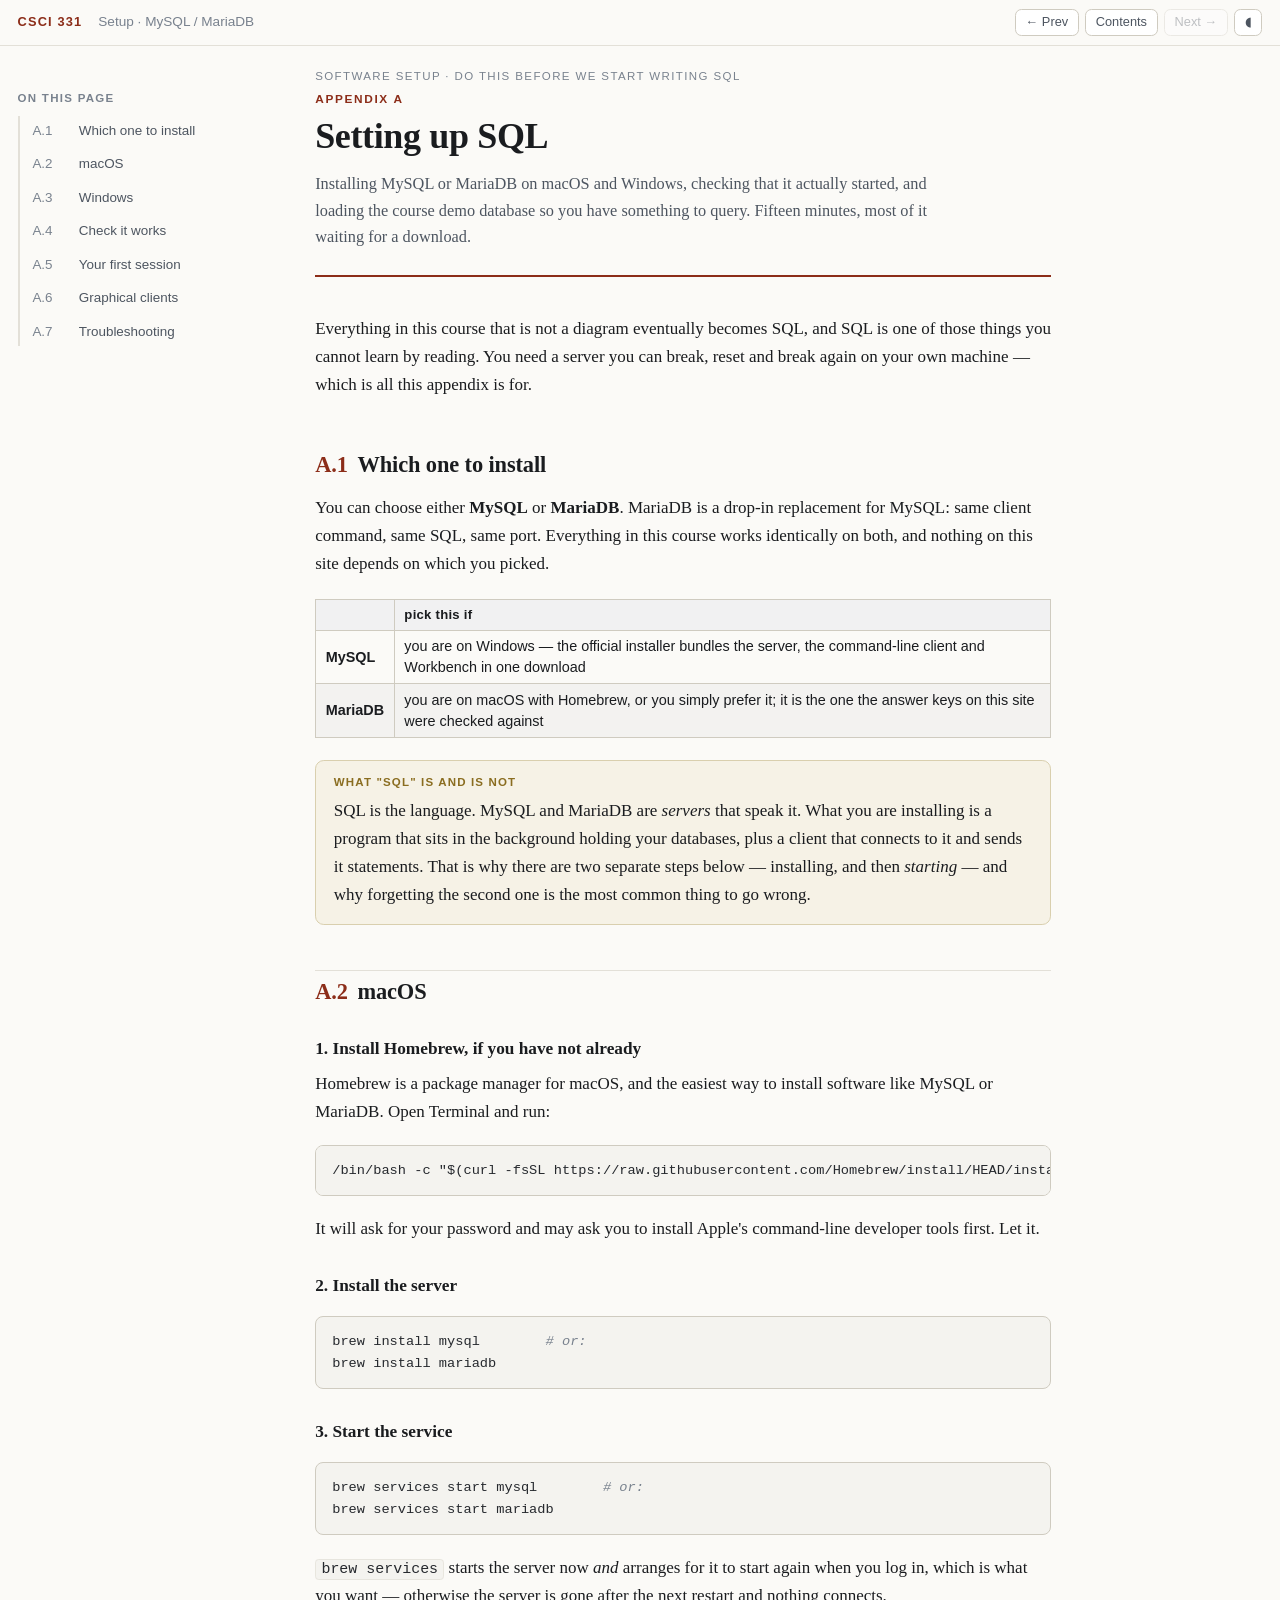
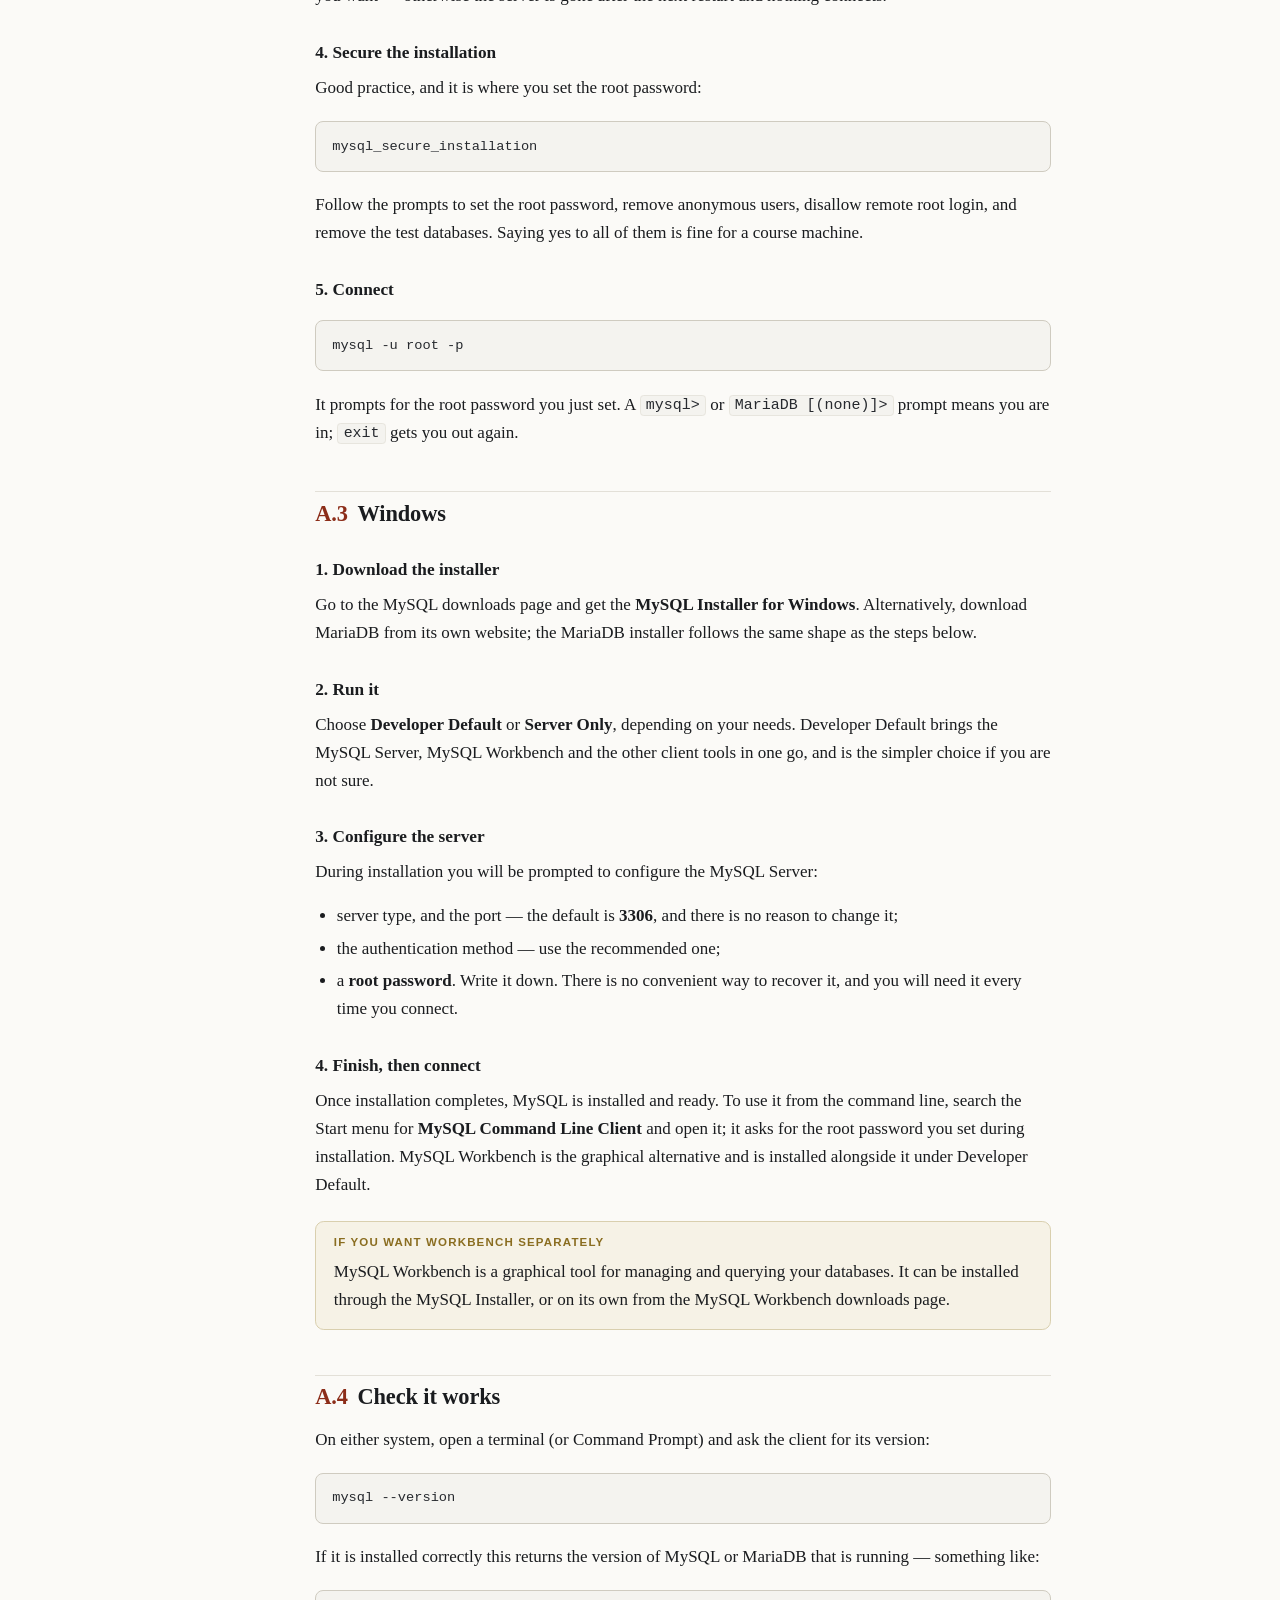
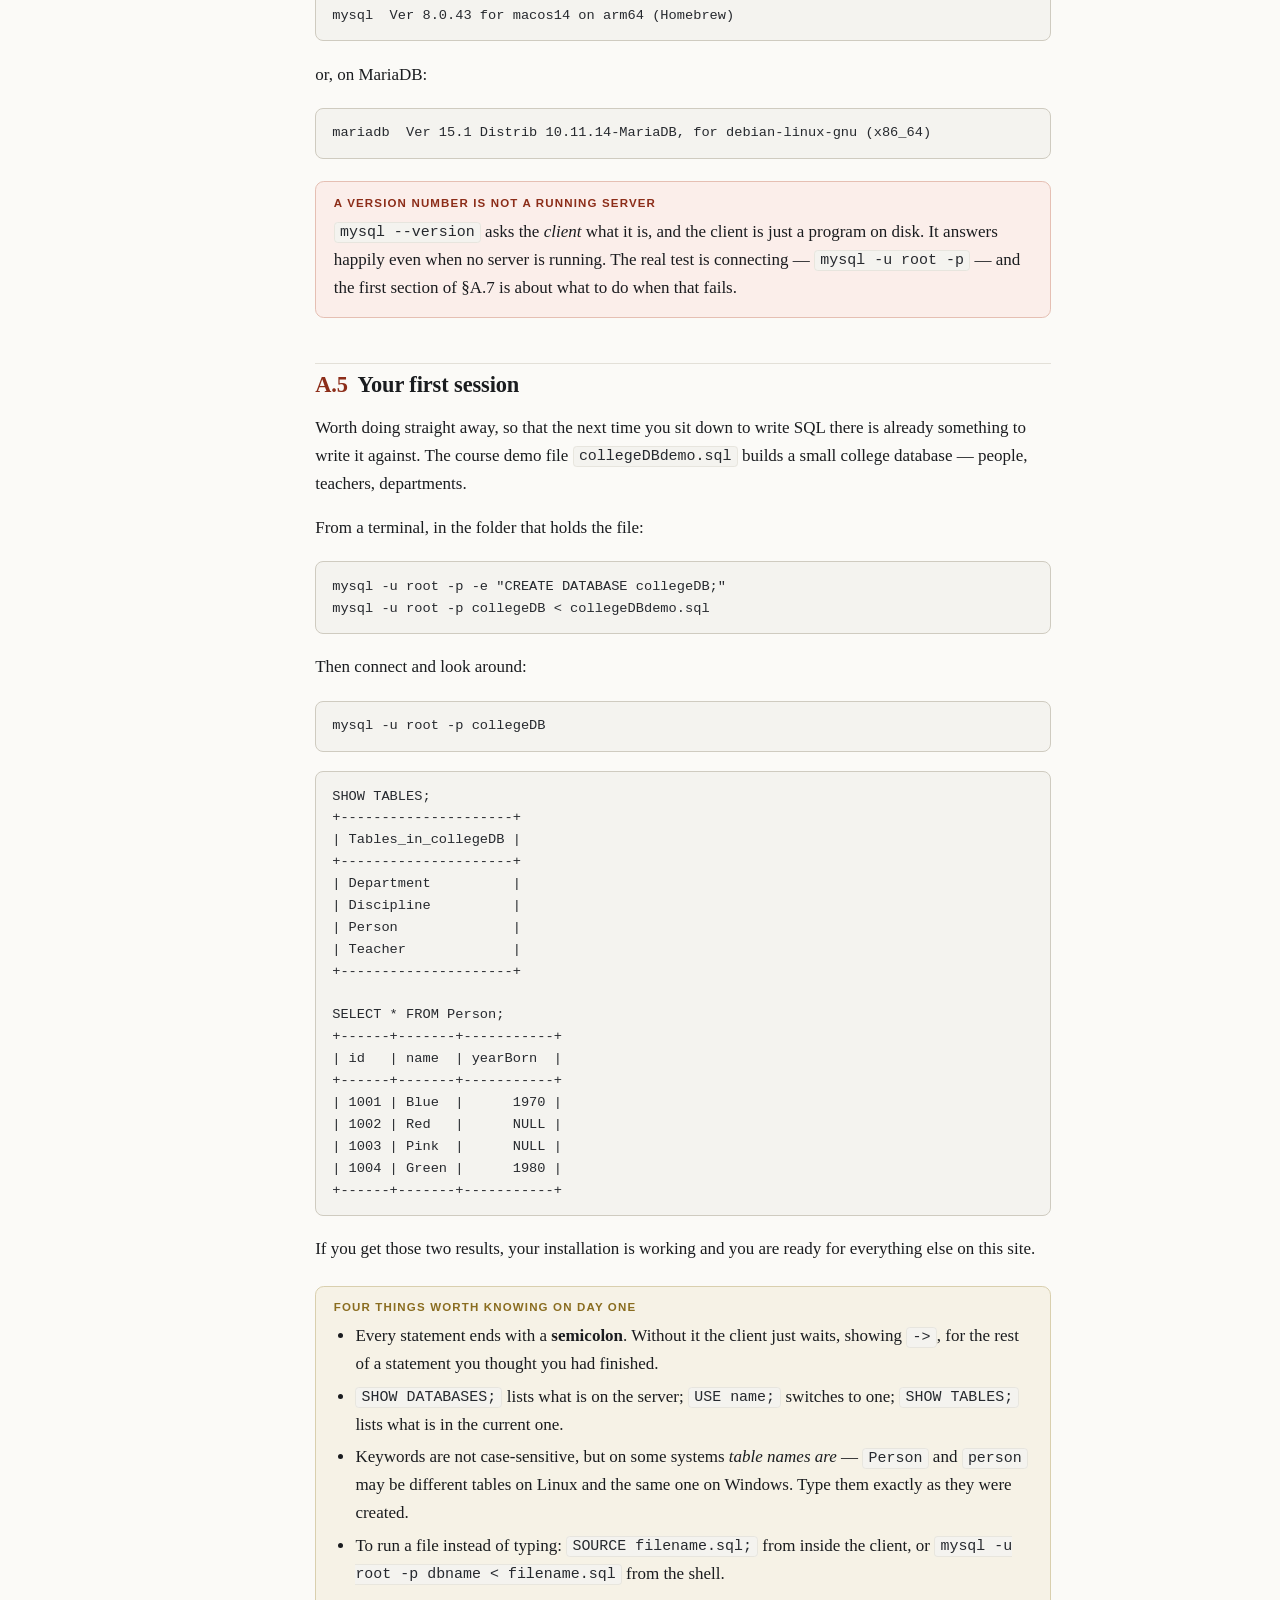
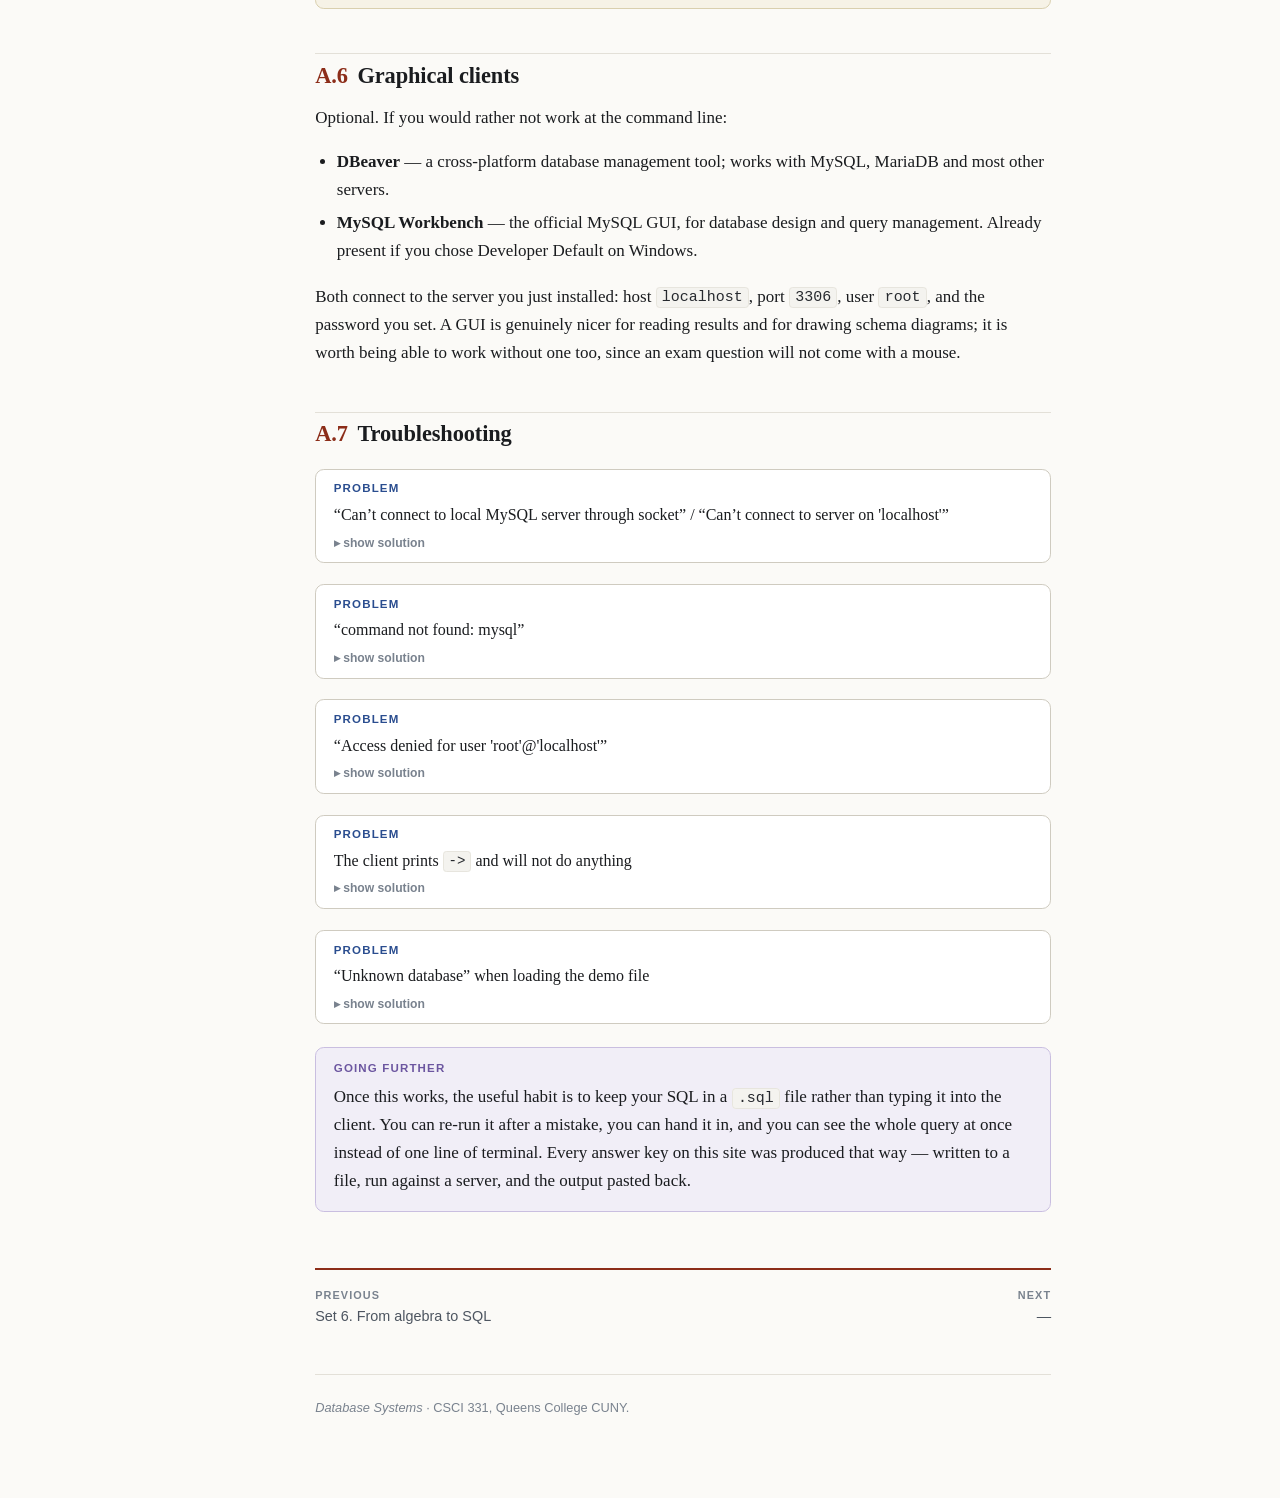
<file: setup-sql.html>
<!DOCTYPE html>
<html lang="en">
<head>
<meta charset="utf-8">
<meta name="viewport" content="width=device-width, initial-scale=1">
<title>Setting up SQL — MySQL or MariaDB on macOS and Windows</title>
<link rel="stylesheet" href="assets/style.css">
<script src="assets/notes.js" defer></script>
</head>
<body>
<header class="topbar"><div class="topbar-in">
  <a class="brand" href="index.html">CSCI 331</a>
  <span class="crumb">Setup &middot; MySQL / MariaDB</span>
  <nav class="topnav">
    <a href="ex-ra-sql.html">&larr; Prev</a>
    <a href="index.html">Contents</a>
    <a aria-disabled="true">Next &rarr;</a>
    <button class="iconbtn" id="themebtn" type="button" title="Light / dark">&#9686;</button>
  </nav>
</div></header>
<div class="wrap">
  <aside class="toc"><p class="toc-title">On this page</p><ol>
    <li><a href="#which"><span class="t">A.1</span>Which one to install</a></li>
    <li><a href="#mac"><span class="t">A.2</span>macOS</a></li>
    <li><a href="#win"><span class="t">A.3</span>Windows</a></li>
    <li><a href="#check"><span class="t">A.4</span>Check it works</a></li>
    <li><a href="#first"><span class="t">A.5</span>Your first session</a></li>
    <li><a href="#gui"><span class="t">A.6</span>Graphical clients</a></li>
    <li><a href="#trouble"><span class="t">A.7</span>Troubleshooting</a></li>
  </ol></aside>
  <main>

<div class="chhead">
  <span class="chpart">Software setup &middot; do this before we start writing SQL</span>
  <span class="chnum">Appendix A</span>
  <h1>Setting up SQL</h1>
  <p class="chsum">Installing MySQL or MariaDB on macOS and Windows, checking that
  it actually started, and loading the course demo database so you have something
  to query. Fifteen minutes, most of it waiting for a download.</p>
</div>

<p>Everything in this course that is not a diagram eventually becomes SQL, and
SQL is one of those things you cannot learn by reading. You need a server you can
break, reset and break again on your own machine &mdash; which is all this
appendix is for.</p>

<h2 id="which"><span class="secnum">A.1</span>Which one to install</h2>

<p>You can choose either <strong>MySQL</strong> or <strong>MariaDB</strong>.
MariaDB is a drop-in replacement for MySQL: same client command, same SQL, same
port. Everything in this course works identically on both, and nothing on this
site depends on which you picked.</p>

<div class="tablewrap"><table>
<thead><tr><th>&nbsp;</th><th>pick this if</th></tr></thead>
<tbody>
<tr><td><strong>MySQL</strong></td><td>you are on Windows &mdash; the official installer bundles the server, the command-line client and Workbench in one download</td></tr>
<tr><td><strong>MariaDB</strong></td><td>you are on macOS with Homebrew, or you simply prefer it; it is the one the answer keys on this site were checked against</td></tr>
</tbody></table></div>

<div class="box note"><span class="bt">What "SQL" is and is not</span>
<p>SQL is the language. MySQL and MariaDB are <em>servers</em> that speak it. What
you are installing is a program that sits in the background holding your
databases, plus a client that connects to it and sends it statements. That is why
there are two separate steps below &mdash; installing, and then <em>starting</em>
&mdash; and why forgetting the second one is the most common thing to go
wrong.</p></div>

<h2 id="mac"><span class="secnum">A.2</span>macOS</h2>

<h3>1. Install Homebrew, if you have not already</h3>

<p>Homebrew is a package manager for macOS, and the easiest way to install
software like MySQL or MariaDB. Open Terminal and run:</p>

<pre>/bin/bash -c "$(curl -fsSL https://raw.githubusercontent.com/Homebrew/install/HEAD/install.sh)"</pre>

<p>It will ask for your password and may ask you to install Apple's command-line
developer tools first. Let it.</p>

<h3>2. Install the server</h3>

<pre class="asm">brew install mysql        <span class="c"># or:</span>
brew install mariadb</pre>

<h3>3. Start the service</h3>

<pre class="asm">brew services start mysql        <span class="c"># or:</span>
brew services start mariadb</pre>

<p><code>brew services</code> starts the server now <em>and</em> arranges for it to
start again when you log in, which is what you want &mdash; otherwise the server
is gone after the next restart and nothing connects.</p>

<h3>4. Secure the installation</h3>

<p>Good practice, and it is where you set the root password:</p>

<pre>mysql_secure_installation</pre>

<p>Follow the prompts to set the root password, remove anonymous users, disallow
remote root login, and remove the test databases. Saying yes to all of them is
fine for a course machine.</p>

<h3>5. Connect</h3>

<pre>mysql -u root -p</pre>

<p>It prompts for the root password you just set. A <code>mysql&gt;</code> or
<code>MariaDB [(none)]&gt;</code> prompt means you are in; <code>exit</code> gets
you out again.</p>

<h2 id="win"><span class="secnum">A.3</span>Windows</h2>

<h3>1. Download the installer</h3>

<p>Go to the MySQL downloads page and get the <strong>MySQL Installer for
Windows</strong>. Alternatively, download MariaDB from its own website; the
MariaDB installer follows the same shape as the steps below.</p>

<h3>2. Run it</h3>

<p>Choose <strong>Developer Default</strong> or <strong>Server Only</strong>,
depending on your needs. Developer Default brings the MySQL Server, MySQL
Workbench and the other client tools in one go, and is the simpler choice if you
are not sure.</p>

<h3>3. Configure the server</h3>

<p>During installation you will be prompted to configure the MySQL Server:</p>

<ul>
<li>server type, and the port &mdash; the default is <strong>3306</strong>, and
there is no reason to change it;</li>
<li>the authentication method &mdash; use the recommended one;</li>
<li>a <strong>root password</strong>. Write it down. There is no convenient way to
recover it, and you will need it every time you connect.</li>
</ul>

<h3>4. Finish, then connect</h3>

<p>Once installation completes, MySQL is installed and ready. To use it from the
command line, search the Start menu for <strong>MySQL Command Line Client</strong>
and open it; it asks for the root password you set during installation. MySQL
Workbench is the graphical alternative and is installed alongside it under
Developer Default.</p>

<div class="box note"><span class="bt">If you want Workbench separately</span>
<p>MySQL Workbench is a graphical tool for managing and querying your databases.
It can be installed through the MySQL Installer, or on its own from the MySQL
Workbench downloads page.</p></div>

<h2 id="check"><span class="secnum">A.4</span>Check it works</h2>

<p>On either system, open a terminal (or Command Prompt) and ask the client for
its version:</p>

<pre>mysql --version</pre>

<p>If it is installed correctly this returns the version of MySQL or MariaDB that
is running &mdash; something like:</p>

<pre>mysql  Ver 8.0.43 for macos14 on arm64 (Homebrew)</pre>

<p>or, on MariaDB:</p>

<pre>mariadb  Ver 15.1 Distrib 10.11.14-MariaDB, for debian-linux-gnu (x86_64)</pre>

<div class="box warn"><span class="bt">A version number is not a running server</span>
<p><code>mysql --version</code> asks the <em>client</em> what it is, and the client
is just a program on disk. It answers happily even when no server is running. The
real test is connecting &mdash; <code>mysql -u root -p</code> &mdash; and the
first section of &sect;A.7 is about what to do when that fails.</p></div>

<h2 id="first"><span class="secnum">A.5</span>Your first session</h2>

<p>Worth doing straight away, so that the next time you sit down to write SQL
there is already something to write it against. The course demo file
<code>collegeDBdemo.sql</code> builds a small college database &mdash; people,
teachers, departments.</p>

<p>From a terminal, in the folder that holds the file:</p>

<pre>mysql -u root -p -e "CREATE DATABASE collegeDB;"
mysql -u root -p collegeDB &lt; collegeDBdemo.sql</pre>

<p>Then connect and look around:</p>

<pre>mysql -u root -p collegeDB</pre>

<pre>SHOW TABLES;
+---------------------+
| Tables_in_collegeDB |
+---------------------+
| Department          |
| Discipline          |
| Person              |
| Teacher             |
+---------------------+

SELECT * FROM Person;
+------+-------+-----------+
| id   | name  | yearBorn  |
+------+-------+-----------+
| 1001 | Blue  |      1970 |
| 1002 | Red   |      NULL |
| 1003 | Pink  |      NULL |
| 1004 | Green |      1980 |
+------+-------+-----------+</pre>

<p>If you get those two results, your installation is working and you are ready
for everything else on this site.</p>

<div class="box note"><span class="bt">Four things worth knowing on day one</span>
<ul>
<li>Every statement ends with a <strong>semicolon</strong>. Without it the client
just waits, showing <code>-&gt;</code>, for the rest of a statement you thought you
had finished.</li>
<li><code>SHOW DATABASES;</code> lists what is on the server;
<code>USE name;</code> switches to one; <code>SHOW TABLES;</code> lists what is in
the current one.</li>
<li>Keywords are not case-sensitive, but on some systems <em>table names
are</em> &mdash; <code>Person</code> and <code>person</code> may be different
tables on Linux and the same one on Windows. Type them exactly as they were
created.</li>
<li>To run a file instead of typing: <code>SOURCE filename.sql;</code> from inside
the client, or <code>mysql -u root -p dbname &lt; filename.sql</code> from the
shell.</li>
</ul></div>

<h2 id="gui"><span class="secnum">A.6</span>Graphical clients</h2>

<p>Optional. If you would rather not work at the command line:</p>

<ul>
<li><strong>DBeaver</strong> &mdash; a cross-platform database management tool;
works with MySQL, MariaDB and most other servers.</li>
<li><strong>MySQL Workbench</strong> &mdash; the official MySQL GUI, for database
design and query management. Already present if you chose Developer Default on
Windows.</li>
</ul>

<p>Both connect to the server you just installed: host <code>localhost</code>,
port <code>3306</code>, user <code>root</code>, and the password you set. A GUI is
genuinely nicer for reading results and for drawing schema diagrams; it is worth
being able to work without one too, since an exam question will not come with a
mouse.</p>

<h2 id="trouble"><span class="secnum">A.7</span>Troubleshooting</h2>

<details class="prob"><summary data-label="Problem">&ldquo;Can&rsquo;t connect to local MySQL server through socket&rdquo; / &ldquo;Can&rsquo;t connect to server on 'localhost'&rdquo;</summary><div class="sol">
<p>The client is fine; the server is not running. This is the single most common
problem, and it usually means the machine was restarted since you installed.</p>
<p><strong>macOS:</strong></p>
<pre class="asm">brew services start mysql        <span class="c"># or mariadb</span>
brew services list               <span class="c"># shows "started" or "none"</span></pre>
<p><strong>Windows:</strong> open <strong>Services</strong> from the Start menu,
find <code>MySQL80</code> (or similar), and start it. Set its startup type to
Automatic so this does not recur.</p>
</div></details>

<details class="prob"><summary data-label="Problem">&ldquo;command not found: mysql&rdquo;</summary><div class="sol">
<p>The program is installed but your shell cannot find it &mdash; a PATH problem,
not an installation problem.</p>
<p><strong>macOS, Apple silicon:</strong> Homebrew installs under
<code>/opt/homebrew</code>, which an older shell profile may not include. Check
with <code>brew --prefix mysql</code>, then add its <code>bin</code> directory to
your PATH, or run the full path once to confirm the program is there.</p>
<p><strong>Windows:</strong> use the <strong>MySQL Command Line Client</strong>
from the Start menu, which knows where it lives, or add MySQL's
<code>bin</code> folder to the system PATH.</p>
</div></details>

<details class="prob"><summary data-label="Problem">&ldquo;Access denied for user 'root'@'localhost'&rdquo;</summary><div class="sol">
<p>Wrong password, or no password where one is expected. Try
<code>mysql -u root -p</code> and type it at the prompt rather than putting it on
the command line &mdash; <code>-p</code> with the password attached has to have
<em>no space</em> after it, which trips people up.</p>
<p>If the password is genuinely lost, the quickest route on a course machine is to
uninstall and reinstall the server; there is nothing in it yet that you cannot
rebuild from <code>collegeDBdemo.sql</code>. Recovering a root password is
possible but fiddly, and not worth the time at this stage.</p>
</div></details>

<details class="prob"><summary data-label="Problem">The client prints <code>-&gt;</code> and will not do anything</summary><div class="sol">
<p>It is waiting for you to finish the statement. You almost certainly missed the
semicolon. Type <code>;</code> and press return, and it will run what you typed.</p>
<p>If you are stuck mid-statement and want out, <code>\c</code> cancels the line.</p>
</div></details>

<details class="prob"><summary data-label="Problem">&ldquo;Unknown database&rdquo; when loading the demo file</summary><div class="sol">
<p><code>mysql … collegeDB &lt; collegeDBdemo.sql</code> connects to a database
that must already exist &mdash; the redirect does not create it. Run the
<code>CREATE DATABASE collegeDB;</code> step in &sect;A.5 first.</p>
</div></details>

<div class="box extra"><span class="bt">Going further</span>
<p>Once this works, the useful habit is to keep your SQL in a <code>.sql</code>
file rather than typing it into the client. You can re-run it after a mistake, you
can hand it in, and you can see the whole query at once instead of one line of
terminal. Every answer key on this site was produced that way &mdash; written to a
file, run against a server, and the output pasted back.</p></div>

    <nav class="pagenav">
      <a class="prev" href="ex-ra-sql.html"><span>Previous</span>Set 6. From algebra to SQL</a>
      <a class="next" aria-disabled="true"><span>Next</span>&mdash;</a>
    </nav>
    <footer class="site">
      <em>Database Systems</em> &middot; CSCI 331, Queens College CUNY.
    </footer>
  </main>
</div>
</body>
</html>
</file>
<file: assets/style.css>
/* Computer Organization and Assembly Language — CSCI 240 course book */

:root{
  --bg:#fbfaf7; --panel:#ffffff; --ink:#1a1c1f; --ink-2:#4d5560; --ink-3:#79828e;
  --rule:#e3e0d8; --rule-2:#cfcbc0;
  --accent:#8c2d19;         /* brick — headings, links */
  --accent-2:#1d6a4f;       /* green — Logisim, circuits */
  --accent-3:#2a4d8f;       /* blue — MIPS / code */
  --slide-bg:#f2efe8;
  --box-note:#f6f2e6; --box-note-b:#d9cfae;
  --box-check:#eef4f1; --box-check-b:#b4d0c3;
  --box-extra:#f1eef7; --box-extra-b:#c9bee0;
  --box-warn:#fbeeea; --box-warn-b:#e5bfb3;
  --code-bg:#f4f3ef; --code-ink:#26292e;
  --shadow:0 1px 2px rgba(20,18,14,.06), 0 6px 18px rgba(20,18,14,.05);
  --serif:"Iowan Old Style","Palatino Linotype",Palatino,Georgia,"Times New Roman",serif;
  --sans:-apple-system,BlinkMacSystemFont,"Segoe UI",Inter,Roboto,"Helvetica Neue",Arial,sans-serif;
  --mono:"SF Mono",SFMono-Regular,ui-monospace,Menlo,Consolas,"Liberation Mono",monospace;
  --maxw:46rem;
}
@media (prefers-color-scheme: dark){
  :root:not([data-theme="light"]){
    --bg:#14161a; --panel:#1b1e23; --ink:#e8e6e1; --ink-2:#b3b8c0; --ink-3:#848b95;
    --rule:#2b2f36; --rule-2:#3a3f48;
    --accent:#e8917a; --accent-2:#6bc79d; --accent-3:#8fb4f0;
    --slide-bg:#22262c;
    --box-note:#241f16; --box-note-b:#5c4f31;
    --box-check:#152220; --box-check-b:#2f5c4c;
    --box-extra:#1f1c2a; --box-extra-b:#453c66;
    --box-warn:#2a1a16; --box-warn-b:#6b3b2c;
    --code-bg:#181b20; --code-ink:#dfe3e8;
    --shadow:0 1px 2px rgba(0,0,0,.4), 0 8px 24px rgba(0,0,0,.35);
  }
}
:root[data-theme="dark"]{
  --bg:#14161a; --panel:#1b1e23; --ink:#e8e6e1; --ink-2:#b3b8c0; --ink-3:#848b95;
  --rule:#2b2f36; --rule-2:#3a3f48;
  --accent:#e8917a; --accent-2:#6bc79d; --accent-3:#8fb4f0;
  --slide-bg:#22262c;
  --box-note:#241f16; --box-note-b:#5c4f31;
  --box-check:#152220; --box-check-b:#2f5c4c;
  --box-extra:#1f1c2a; --box-extra-b:#453c66;
  --box-warn:#2a1a16; --box-warn-b:#6b3b2c;
  --code-bg:#181b20; --code-ink:#dfe3e8;
  --shadow:0 1px 2px rgba(0,0,0,.4), 0 8px 24px rgba(0,0,0,.35);
}

*{box-sizing:border-box}
html{scroll-behavior:smooth; scroll-padding-top:5rem}
body{
  margin:0; background:var(--bg); color:var(--ink);
  font:400 17px/1.65 var(--serif);
  -webkit-text-size-adjust:100%;
}

/* ---------------------------------------------------------------- top bar */
.topbar{
  position:sticky; top:0; z-index:40; background:color-mix(in srgb,var(--bg) 88%,transparent);
  backdrop-filter:saturate(1.5) blur(10px); border-bottom:1px solid var(--rule);
}
.topbar-in{max-width:88rem;margin:0 auto;padding:.55rem 1.1rem;display:flex;gap:1rem;align-items:center}
.brand{font:600 .8rem/1 var(--sans);letter-spacing:.09em;text-transform:uppercase;color:var(--accent);
  text-decoration:none;white-space:nowrap}
.crumb{font:400 .85rem/1.3 var(--sans);color:var(--ink-3);flex:1;min-width:0;
  overflow:hidden;text-overflow:ellipsis;white-space:nowrap}
.topnav{display:flex;gap:.4rem;align-items:center}
.topnav a,.iconbtn{
  font:500 .8rem/1 var(--sans);color:var(--ink-2);text-decoration:none;
  border:1px solid var(--rule-2);border-radius:.4rem;padding:.38rem .6rem;background:var(--panel);
  cursor:pointer;white-space:nowrap}
.topnav a:hover,.iconbtn:hover{border-color:var(--accent);color:var(--accent)}
.topnav a[aria-disabled="true"]{opacity:.35;pointer-events:none}

/* ---------------------------------------------------------------- layout */
.wrap{max-width:88rem;margin:0 auto;padding:0 1.1rem;display:grid;
  grid-template-columns:16rem minmax(0,1fr);gap:2.6rem;align-items:start}
@media (max-width:1080px){.wrap{grid-template-columns:1fr;gap:0}}

.toc{position:sticky;top:4.2rem;max-height:calc(100vh - 5.5rem);overflow:auto;
  padding:1.6rem 0 2rem;font:400 .84rem/1.45 var(--sans)}
@media (max-width:1080px){
  .toc{position:static;max-height:none;border-bottom:1px solid var(--rule);
    margin-bottom:1rem;padding-bottom:1rem}
  .toc-title{cursor:pointer}
  .toc.collapsed ol{display:none}
}
.toc-title{font:600 .72rem/1 var(--sans);letter-spacing:.11em;text-transform:uppercase;
  color:var(--ink-3);margin:0 0 .7rem}
.toc ol{list-style:none;margin:0;padding:0;border-left:2px solid var(--rule)}
.toc li a{display:block;padding:.3rem 0 .3rem .8rem;color:var(--ink-2);text-decoration:none;
  border-left:2px solid transparent;margin-left:-2px}
.toc li a:hover{color:var(--accent)}
.toc li a.active{color:var(--accent);border-left-color:var(--accent);font-weight:600}
.toc li.sub a{padding-left:1.6rem;font-size:.95em;color:var(--ink-3)}

main{padding:1.6rem 0 5rem;max-width:var(--maxw)}
/* figures, tables and code may bleed wider than the text measure */
@media (min-width:1180px){
  figure.fig,figure.circuit,.tablewrap,pre,.chhead,.pagenav{
    margin-left:-3.5rem;margin-right:-6.5rem}
  .chhead,.pagenav{margin-left:0;margin-right:0}
}

/* ---------------------------------------------------------------- headings */
.lechead{margin-top:0;margin-bottom:2.2rem;padding-bottom:1.4rem;border-bottom:2px solid var(--accent)}
.lecnum{font:600 .75rem/1 var(--sans);letter-spacing:.14em;text-transform:uppercase;
  color:var(--accent);display:block;margin-bottom:.55rem}
h1{font:600 2.1rem/1.18 var(--serif);margin:0 0 .7rem;letter-spacing:-.01em}
.lecmeta{font:400 .87rem/1.5 var(--sans);color:var(--ink-3);margin:0}
.lecmeta b{color:var(--ink-2);font-weight:600}

h2{font:600 1.4rem/1.3 var(--serif);margin:2.8rem 0 .9rem;padding-top:.4rem;
  border-top:1px solid var(--rule);letter-spacing:-.005em}
h2:first-of-type{border-top:none}
h3{font:600 1.08rem/1.35 var(--serif);margin:1.9rem 0 .6rem;color:var(--ink)}
h4{font:600 .82rem/1.3 var(--sans);letter-spacing:.07em;text-transform:uppercase;
  color:var(--ink-3);margin:1.5rem 0 .5rem}
p{margin:0 0 1rem}
a{color:var(--accent);text-decoration-thickness:1px;text-underline-offset:2px}
ul,ol{margin:0 0 1.1rem;padding-left:1.35rem}
li{margin:.28rem 0}
li>ul,li>ol{margin-top:.28rem;margin-bottom:.3rem}
strong{font-weight:600}
hr{border:none;border-top:1px solid var(--rule);margin:2.2rem 0}

/* ---------------------------------------------------------------- inline bits */
code,kbd,samp{font-family:var(--mono);font-size:.88em;background:var(--code-bg);
  padding:.1em .35em;border-radius:.25em;color:var(--code-ink);
  border:1px solid color-mix(in srgb,var(--rule) 70%,transparent)}
.reg{color:var(--accent-3);font-weight:600}
.bin,.hex{font-family:var(--mono);font-size:.9em;letter-spacing:.02em;white-space:nowrap}
.term{font-family:var(--mono);font-weight:600;white-space:nowrap}
.nb{white-space:nowrap}
var{font-style:italic;font-family:var(--serif)}
.ov{text-decoration:overline}
sub,sup{font-size:.72em;line-height:0}

/* ---------------------------------------------------------------- figures */
figure.fig{margin-top:1.8rem;margin-bottom:1.8rem}
figure.fig .figcol,figure.fig .figrow{
  display:flex;gap:1rem;align-items:flex-start;justify-content:center;flex-wrap:wrap}
figure.fig .figcol{flex-direction:column;align-items:center}
figure.fig img{display:block;max-width:100%;height:auto;background:#fff;
  border:1px solid var(--rule-2);border-radius:.4rem;padding:.5rem;box-shadow:var(--shadow)}
figure.fig figcaption{font:400 .84rem/1.6 var(--sans);color:var(--ink-2);
  margin:.75rem auto 0;max-width:42rem;text-align:center}
figure.fig figcaption b,figure.fig figcaption strong{color:var(--ink);font-weight:600}

/* ---------------------------------------------------------------- circuits */
figure.circuit{margin-top:1.6rem;margin-bottom:1.6rem;border:1px solid var(--accent-2);border-radius:.6rem;
  overflow:hidden;box-shadow:var(--shadow);background:var(--panel)}
figure.circuit .cbar{display:flex;gap:.7rem;align-items:center;flex-wrap:wrap;
  padding:.5rem .75rem;background:color-mix(in srgb,var(--accent-2) 12%,var(--panel));
  border-bottom:1px solid color-mix(in srgb,var(--accent-2) 35%,transparent);
  font:500 .8rem/1.3 var(--sans)}
figure.circuit .cbar .ctitle{flex:1;min-width:8rem;color:var(--ink)}
figure.circuit .cbar .clogisim{font:600 .66rem/1 var(--sans);letter-spacing:.09em;
  text-transform:uppercase;color:var(--accent-2);border:1px solid currentColor;
  border-radius:.3rem;padding:.24rem .4rem}
figure.circuit .cbar a.dl{color:var(--accent-2);text-decoration:none;font-weight:600;
  border:1px solid currentColor;border-radius:.35rem;padding:.28rem .55rem}
figure.circuit .cbar a.dl:hover{background:var(--accent-2);color:#fff}
figure.circuit .cbody{background:#fff;padding:.8rem;overflow-x:auto}
figure.circuit .cbody svg{display:block;max-width:100%;height:auto;margin:0 auto}
figure.circuit figcaption{padding:.6rem .75rem;font:400 .82rem/1.5 var(--sans);
  color:var(--ink-2);border-top:1px solid var(--rule)}

/* ---------------------------------------------------------------- tables */
.tablewrap{overflow-x:auto;margin-top:1.3rem;margin-bottom:1.3rem}
table{border-collapse:collapse;font:400 .9rem/1.45 var(--sans);min-width:min(100%,20rem)}
th,td{border:1px solid var(--rule-2);padding:.34rem .6rem;text-align:left}
th{background:color-mix(in srgb,var(--ink) 6%,var(--panel));font-weight:600;
  font-size:.82rem;letter-spacing:.02em}
tbody tr:nth-child(even) td{background:color-mix(in srgb,var(--ink) 3%,transparent)}
table.tt{font-family:var(--mono);font-size:.86rem;text-align:center}
table.tt th,table.tt td{text-align:center;padding:.25rem .55rem;min-width:2.2rem}
table.tt td.one{background:color-mix(in srgb,var(--accent-2) 20%,transparent);font-weight:700}
table.tt td.dc{color:var(--accent);font-weight:700}
table.reg th:first-child,table.reg td:first-child{font-family:var(--mono);color:var(--accent-3)}

/* K-maps */
table.kmap{font-family:var(--mono);text-align:center;font-size:.92rem;margin:1rem 0}
table.kmap th{background:transparent;font-family:var(--sans);font-size:.75rem;
  color:var(--ink-3);border:none;padding:.3rem .5rem}
table.kmap td{width:3rem;height:2.6rem;text-align:center;font-weight:600;position:relative}
table.kmap td sub{position:absolute;right:.22rem;bottom:.12rem;font-size:.6rem;
  font-weight:400;color:var(--ink-3);font-family:var(--sans)}
table.kmap td.g1{background:color-mix(in srgb,var(--accent-2) 22%,transparent)}
table.kmap td.g2{background:color-mix(in srgb,var(--accent-3) 20%,transparent)}
table.kmap td.g3{background:color-mix(in srgb,var(--accent) 18%,transparent)}
table.kmap td.g12{background:linear-gradient(135deg,
  color-mix(in srgb,var(--accent-2) 22%,transparent) 50%,
  color-mix(in srgb,var(--accent-3) 20%,transparent) 50%)}

/* ---------------------------------------------------------------- code */
pre{margin-top:1.2rem;margin-bottom:1.2rem;background:var(--code-bg);border:1px solid var(--rule-2);
  border-radius:.5rem;padding:.85rem 1rem;overflow-x:auto;
  font:400 .855rem/1.6 var(--mono);color:var(--code-ink)}
pre code{background:none;border:none;padding:0;font-size:1em}
pre.asm .c{color:var(--ink-3);font-style:italic}
pre.asm .d{color:var(--accent);font-weight:600}
pre.asm .r{color:var(--accent-3)}
pre.asm .l{color:var(--accent-2);font-weight:600}
pre.asm .s{color:#a2662b}
pre.asm .k{font-weight:700}
pre.asm .n{color:#7a5aa8}
@media (prefers-color-scheme:dark){:root:not([data-theme="light"]) pre.asm .s{color:#d9a05f}
  :root:not([data-theme="light"]) pre.asm .n{color:#b79ce0}}
:root[data-theme="dark"] pre.asm .s{color:#d9a05f}
:root[data-theme="dark"] pre.asm .n{color:#b79ce0}
.codecap{font:500 .74rem/1 var(--sans);letter-spacing:.08em;text-transform:uppercase;
  color:var(--ink-3);margin:1.2rem 0 -.9rem}

/* ---------------------------------------------------------------- boxes */
.box{border-radius:.55rem;padding:.95rem 1.1rem;margin:1.4rem 0;border:1px solid}
.box>:first-child{margin-top:0}
.box>:last-child{margin-bottom:0}
.box .bt{font:600 .72rem/1 var(--sans);letter-spacing:.1em;text-transform:uppercase;
  display:block;margin-bottom:.55rem}
.note{background:var(--box-note);border-color:var(--box-note-b)}
.note .bt{color:#8a6d20}
.warn{background:var(--box-warn);border-color:var(--box-warn-b)}
.warn .bt{color:var(--accent)}
.extra{background:var(--box-extra);border-color:var(--box-extra-b)}
.extra .bt{color:#6c56a0}
.worked{background:var(--panel);border-color:var(--rule-2);box-shadow:var(--shadow)}
.worked .bt{color:var(--accent-3)}
@media (prefers-color-scheme:dark){
  :root:not([data-theme="light"]) .note .bt{color:#d6b45c}
  :root:not([data-theme="light"]) .extra .bt{color:#b9a3e8}}
:root[data-theme="dark"] .note .bt{color:#d6b45c}
:root[data-theme="dark"] .extra .bt{color:#b9a3e8}

/* quick checks & problems */
details.qc,details.prob{margin:1.3rem 0;border:1px solid var(--box-check-b);
  border-radius:.55rem;background:var(--box-check);overflow:hidden}
details.prob{background:var(--panel);border-color:var(--rule-2)}
details.qc>summary,details.prob>summary{
  cursor:pointer;list-style:none;padding:.85rem 1.1rem;font:400 1rem/1.55 var(--serif)}
details.qc>summary::-webkit-details-marker,
details.prob>summary::-webkit-details-marker{display:none}
details.qc>summary::before,details.prob>summary::before{
  content:attr(data-label);display:block;font:600 .72rem/1 var(--sans);letter-spacing:.1em;
  text-transform:uppercase;color:var(--accent-2);margin-bottom:.5rem}
details.prob>summary::before{color:var(--accent-3)}
details.qc>summary::after,details.prob>summary::after{
  content:"▸ show solution";display:block;margin-top:.55rem;
  font:600 .76rem/1 var(--sans);color:var(--ink-3)}
details[open]>summary::after{content:"▾ hide solution"}
.sol{padding:0 1.1rem 1rem;border-top:1px dashed var(--rule-2);margin-top:0}
.sol>:first-child{margin-top:.9rem}

/* ---------------------------------------------------------------- index page */
.hero{padding:2.4rem 0 1.8rem;border-bottom:2px solid var(--accent);margin-bottom:2rem}
.hero h1{font-size:2.5rem;margin-bottom:.6rem}
.hero p.lede{font:400 1.08rem/1.65 var(--serif);color:var(--ink-2);max-width:44rem;margin:0 0 1rem}
.cal{list-style:none;margin:0;padding:0}
.cal li{display:grid;grid-template-columns:4.4rem 1fr;gap:1rem;align-items:baseline;
  padding:.62rem .7rem;border-bottom:1px solid var(--rule);border-radius:.35rem}
.cal li:hover{background:var(--panel)}
.cal .cls{font:600 .7rem/1.4 var(--sans);letter-spacing:.05em;text-transform:uppercase;
  color:var(--ink-3);text-align:right;white-space:nowrap}
.cal .ttl{font:400 1.02rem/1.4 var(--serif)}
.cal .ttl a{text-decoration:none;color:var(--ink)}
.cal .ttl a:hover{color:var(--accent);text-decoration:underline}
.cal .sub{display:block;font:400 .8rem/1.45 var(--sans);color:var(--ink-3);margin-top:.15rem}
.cal li.exam{background:var(--box-warn);border-color:var(--box-warn-b)}
.cal li.exam .ttl,.cal li.review .ttl{font-weight:600}
.cal li.review{background:var(--box-note);border-color:var(--box-note-b)}
.cal li.exam .cls,.cal li.review .cls{color:var(--accent)}
.grid2{display:grid;gap:1.2rem;grid-template-columns:repeat(auto-fit,minmax(17rem,1fr));margin:1.5rem 0}
.card{background:var(--panel);border:1px solid var(--rule-2);border-radius:.55rem;
  padding:1rem 1.1rem;box-shadow:var(--shadow)}
.card h3{margin-top:0}

/* ---------------------------------------------------------------- footer */
.pagenav{display:flex;justify-content:space-between;gap:1rem;margin-top:3.5rem;margin-bottom:0;
  padding-top:1.3rem;border-top:2px solid var(--accent)}
.pagenav a{display:block;max-width:47%;text-decoration:none;color:var(--ink-2);
  font:400 .9rem/1.4 var(--sans)}
.pagenav a span{display:block;font:600 .68rem/1 var(--sans);letter-spacing:.1em;
  text-transform:uppercase;color:var(--ink-3);margin-bottom:.3rem}
.pagenav a:hover{color:var(--accent)}
.pagenav a.next{text-align:right;margin-left:auto}
footer.site{margin-top:3rem;padding:1.4rem 0 0;border-top:1px solid var(--rule);
  font:400 .8rem/1.6 var(--sans);color:var(--ink-3)}

/* ---------------------------------------------------------------- print */
@media print{
  :root{--bg:#fff;--panel:#fff}
  .topbar,.toc,.pagenav,.iconbtn{display:none!important}
  .wrap{display:block;max-width:none;padding:0}
  main{max-width:none;padding:0}
  body{font-size:11pt}
  details.qc,details.prob{break-inside:avoid}
  details.qc>summary::after,details.prob>summary::after{display:none}
  details.qc[open] .sol,details.prob[open] .sol{display:block}
  figure.fig,figure.circuit,.box{break-inside:avoid}
  h2{break-after:avoid}
  a{color:inherit;text-decoration:none}
}

/* ---------------------------------------------------------------- book chrome */
.chhead{margin-top:0;margin-bottom:2.4rem;padding-bottom:1.5rem;
  border-bottom:2px solid var(--accent)}
.chpart{display:block;font:500 .72rem/1 var(--sans);letter-spacing:.12em;
  text-transform:uppercase;color:var(--ink-3);margin-bottom:.7rem}
.chnum{display:block;font:600 .74rem/1 var(--sans);letter-spacing:.14em;
  text-transform:uppercase;color:var(--accent);margin-bottom:.6rem}
.chhead h1{font-size:2.25rem;margin-bottom:.85rem}
.chsum{font:400 1.02rem/1.62 var(--serif);color:var(--ink-2);margin:0;max-width:40rem}

h2 .secnum{color:var(--accent);font-weight:600;margin-right:.6rem;
  font-variant-numeric:tabular-nums}
.toc li a .t{display:inline-block;min-width:2.9rem;padding-right:.35rem;
  color:var(--ink-3);font-variant-numeric:tabular-nums}
.toc li.sub a{padding-left:3.9rem;text-indent:0}

/* contents page */
.hkick{font:500 .78rem/1 var(--sans);letter-spacing:.12em;text-transform:uppercase;
  color:var(--ink-3);margin:0 0 .9rem}
.hero h1{font-size:2.7rem;line-height:1.12}
.hmeta{font:400 .85rem/1.6 var(--sans);color:var(--ink-3);margin:.9rem 0 0}
section.part{margin:2rem 0 2.4rem}
section.part h3{font:600 .76rem/1 var(--sans);letter-spacing:.13em;text-transform:uppercase;
  color:var(--accent);margin:0 0 .55rem}
.partblurb{font:400 .93rem/1.6 var(--sans);color:var(--ink-3);margin:0 0 1rem;max-width:42rem}
ol.chlist{list-style:none;margin:0;padding:0}
ol.chlist li{margin:0}
ol.chlist a{display:grid;grid-template-columns:2.6rem 1fr;gap:.9rem;align-items:baseline;
  padding:.7rem .7rem;border-bottom:1px solid var(--rule);text-decoration:none;
  color:var(--ink);border-radius:.35rem}
ol.chlist a:hover{background:var(--panel);color:var(--accent)}
ol.chlist .cn{font:600 1.05rem/1.3 var(--serif);color:var(--accent);text-align:right;
  font-variant-numeric:tabular-nums}
ol.chlist .ct{font:400 1.06rem/1.4 var(--serif)}
ol.chlist .cs{display:block;font:400 .84rem/1.55 var(--sans);color:var(--ink-3);
  margin-top:.22rem}

/* teaching plan */
ol.plan{list-style:none;margin:1.2rem 0 0;padding:0;counter-reset:none}
ol.plan li{display:grid;grid-template-columns:2.6rem 1fr;gap:.9rem;align-items:baseline;
  padding:.5rem .7rem;border-bottom:1px solid var(--rule);border-radius:.35rem}
ol.plan .mtg{font:600 .8rem/1.5 var(--sans);color:var(--ink-3);text-align:right;
  font-variant-numeric:tabular-nums}
ol.plan .mwhat{font:400 .98rem/1.45 var(--serif)}
ol.plan .mwhat a{text-decoration:none;color:var(--ink)}
ol.plan .mwhat a:hover{color:var(--accent);text-decoration:underline}
ol.plan .msub{display:block;font:400 .82rem/1.5 var(--sans);color:var(--ink-3);
  margin-top:.15rem}
ol.plan li.exam{background:var(--box-warn);border-color:var(--box-warn-b)}
ol.plan li.review{background:var(--box-note);border-color:var(--box-note-b)}
ol.plan li.exam .mwhat,ol.plan li.review .mwhat{font-weight:600}
ol.plan li.exam .mtg,ol.plan li.review .mtg{color:var(--accent)}

/* ------------------------------------------------- practice-site overrides
   1. The lecture-notes stylesheet lets .tablewrap and pre bleed into the side
      margins (margin-left:-3.5rem) so that full-width circuit figures can break
      out of the text measure. This site has no such figures, and most of its
      tables sit inside callout boxes, where the bleed pushed them out of the box
      and off to the left. Cancel the bleed, and centre each table in its wrapper.
   2. main is a grid item; without min-width:0 it refuses to shrink below its
      widest content, so a wide table scrolled the whole page on a phone instead
      of scrolling inside its own .tablewrap.
   3. p.morseline: a whole line of Morse. .bin is white-space:nowrap, which is
      right for an inline 8-bit string and wrong for a line that must wrap on a
      narrow screen. */
@media (min-width:1180px){
  .tablewrap,pre{margin-left:0;margin-right:0}
}
.tablewrap>table{margin-left:auto;margin-right:auto}
.box>.tablewrap:last-child,.sol>.tablewrap:last-child{margin-bottom:0}
.wrap>main,.wrap>.toc{min-width:0}
p.morseline{margin:1.1rem 0;text-align:center;font-family:var(--mono);
  font-size:.95em;letter-spacing:.02em;word-spacing:.55em;overflow-wrap:break-word}

/* ------------------------------------------------- circuit figures (Set 3) */
.gdefs{position:absolute;width:0;height:0;overflow:hidden}
.fig{margin:1.5rem 0;text-align:center}
.fig svg{display:block;width:100%;max-width:var(--figmax,34rem);height:auto;
  margin:0 auto;color:var(--ink)}
.fig figcaption{font:400 .8rem/1.45 var(--sans);color:var(--ink-3);margin-top:.45rem}
.fig .wire{fill:none;stroke:currentColor;stroke-width:1.9;stroke-linecap:round;
  stroke-linejoin:round}
.fig .dot{fill:currentColor;stroke:none}
.fig .lbl{font:600 15px var(--sans);fill:var(--ink);stroke:none}
.box .fig{margin:1.1rem 0}

.grid3{display:grid;grid-template-columns:repeat(3,1fr);gap:.9rem;margin:1.3rem 0}
@media (max-width:620px){.grid3{grid-template-columns:1fr}}
.symcard{background:var(--panel);border:1px solid var(--rule);border-radius:.6rem;
  padding:.9rem .7rem;box-shadow:var(--shadow);text-align:center}
.symcard .fig{margin:.1rem 0 .2rem}
.symcard .fig figcaption{display:none}
.symcard p{margin:.3rem 0 0;font:400 .86rem/1.45 var(--sans);color:var(--ink-2)}

.ttrow{display:flex;flex-wrap:wrap;gap:1rem;align-items:flex-start;
  justify-content:center;margin:1.2rem 0}
.ttrow .tablewrap{margin:0;flex:0 1 auto}
table.ttab{font-variant-numeric:tabular-nums}
table.ttab td{text-align:center}
table.ttab td.hilite{background:var(--box-check);font-weight:700}
</file>
